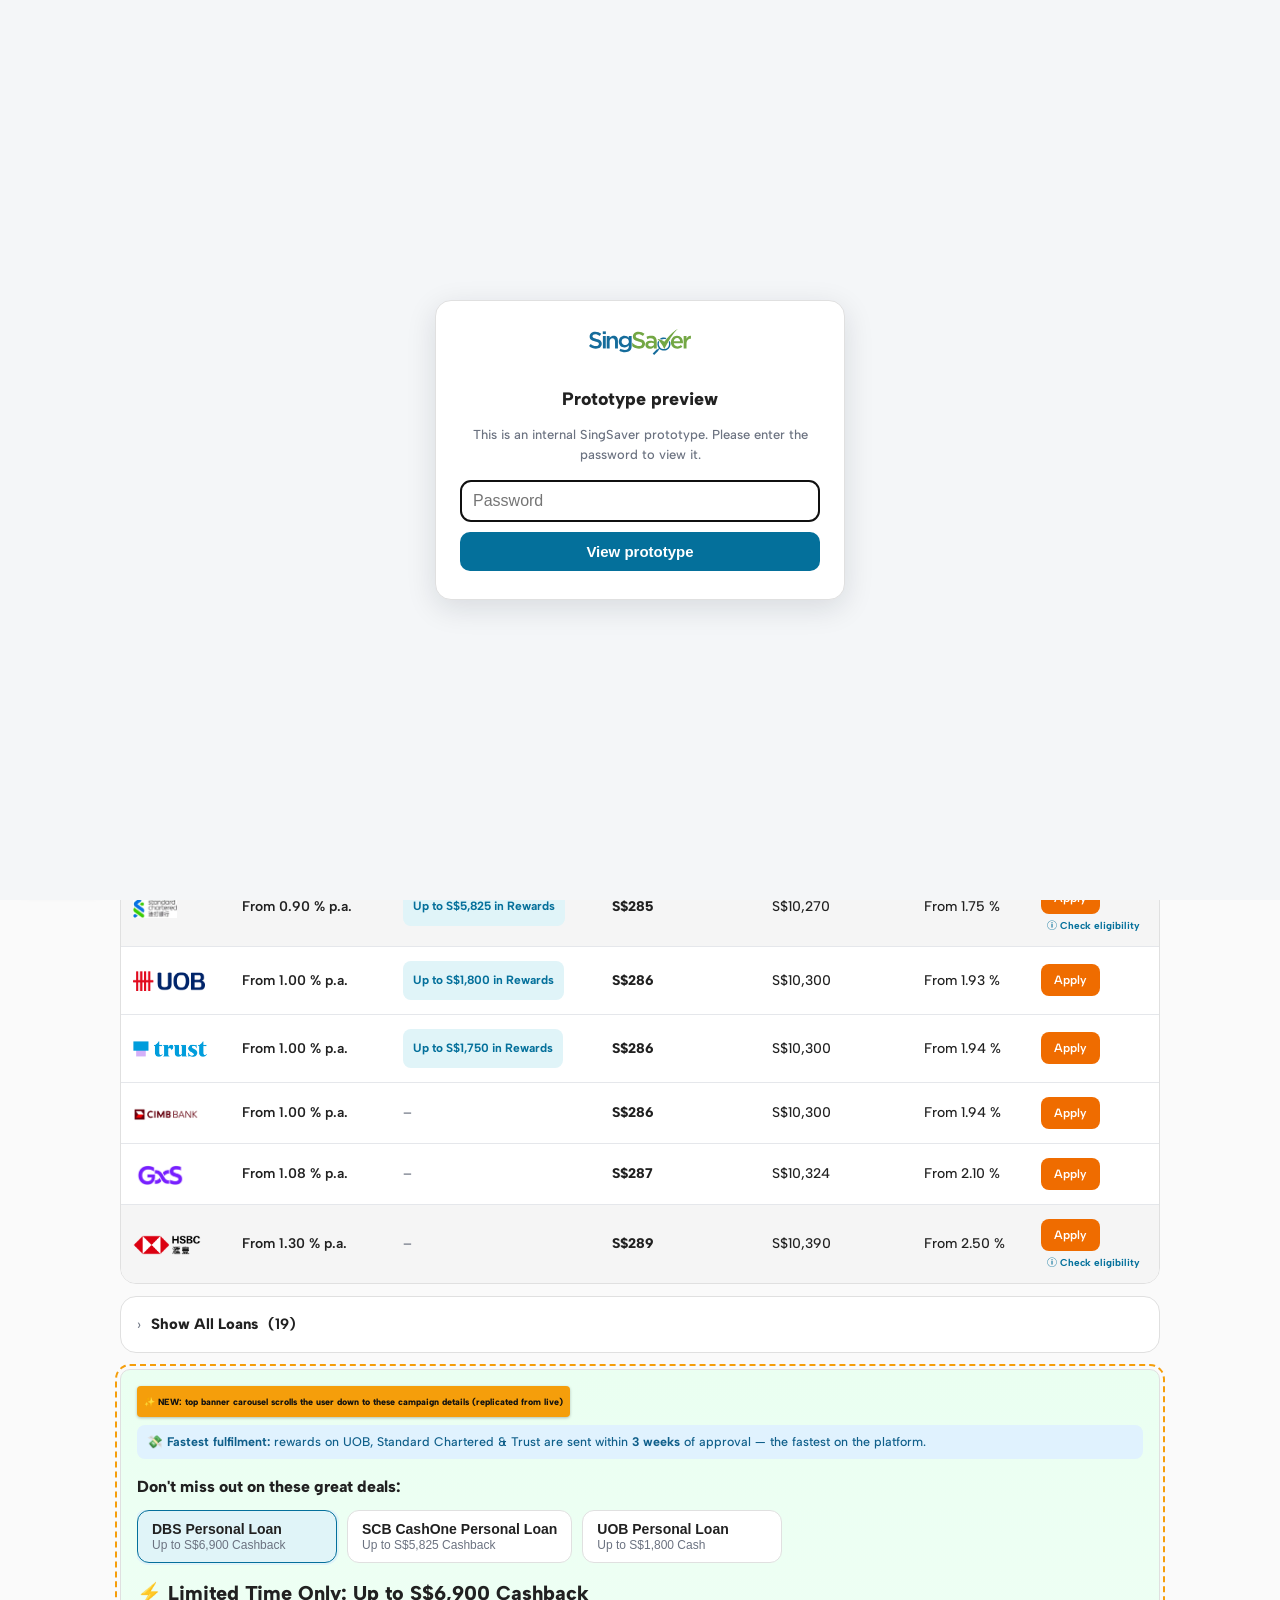
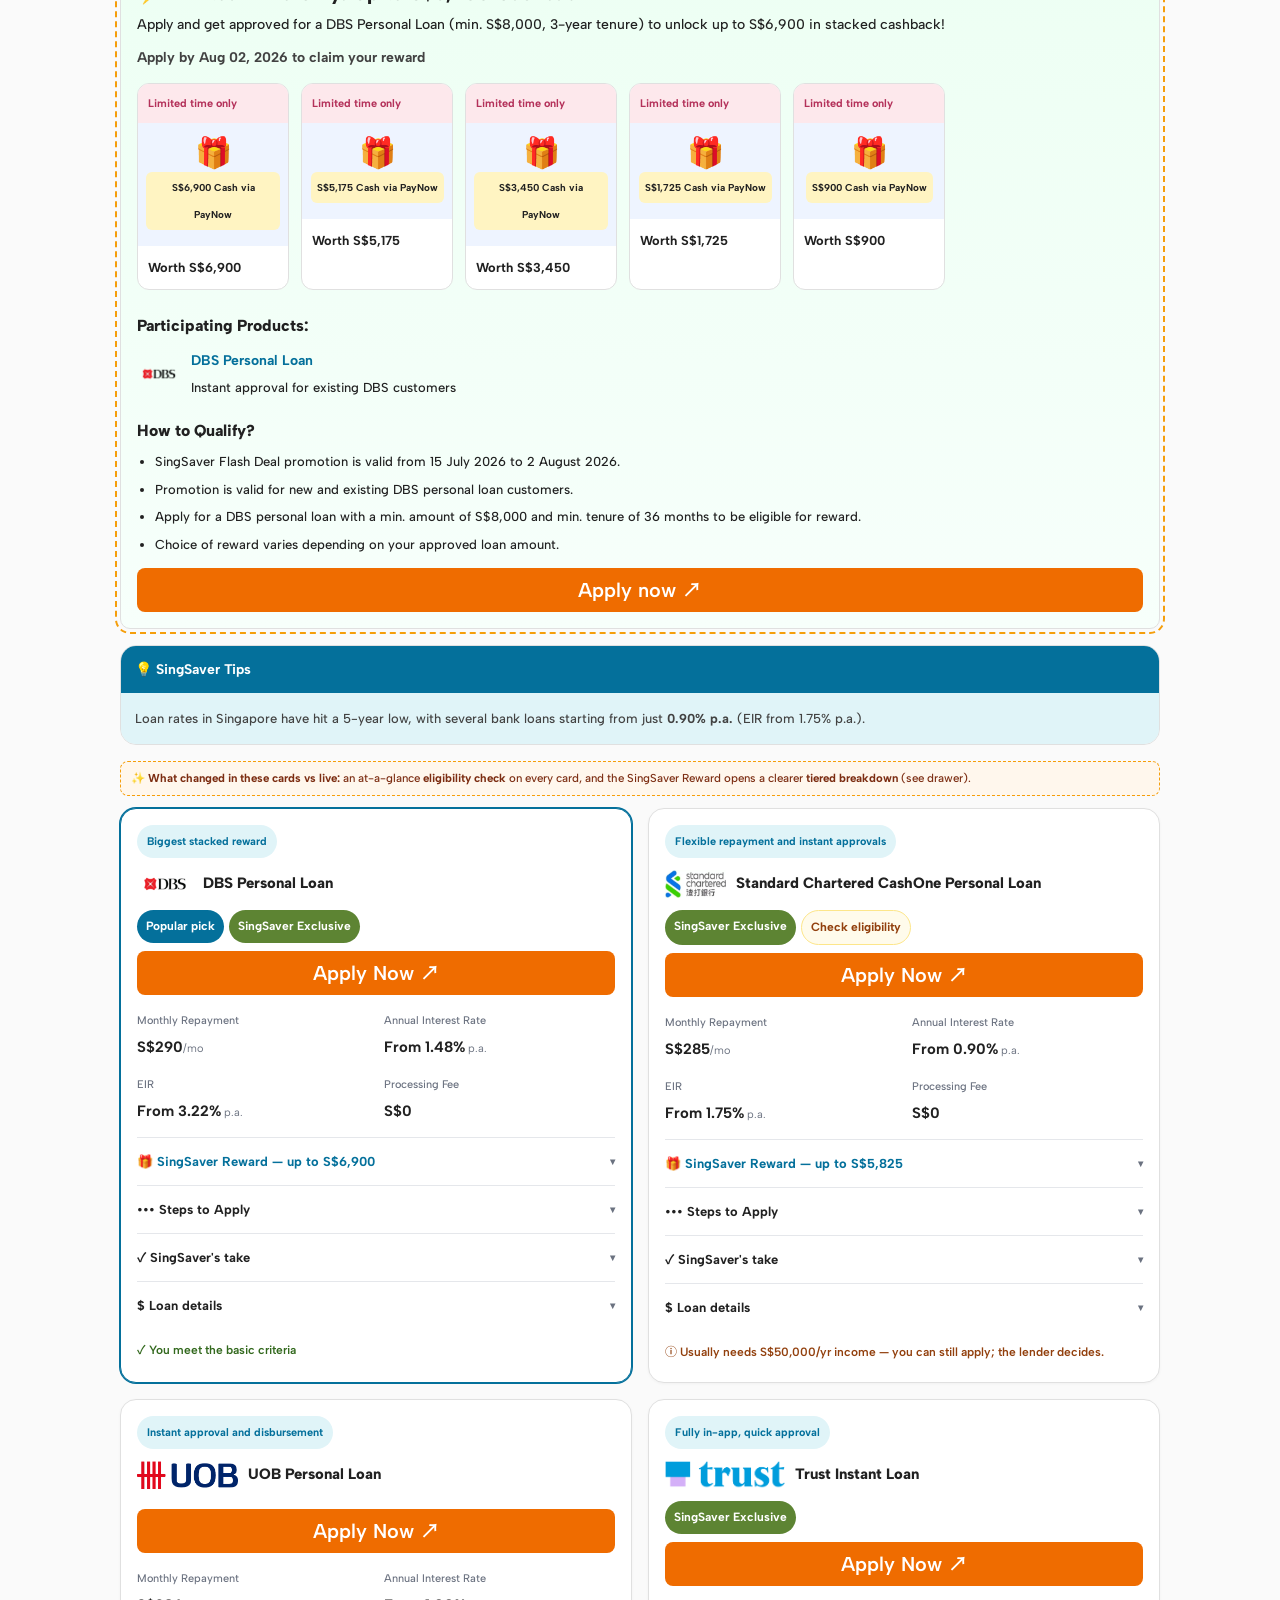
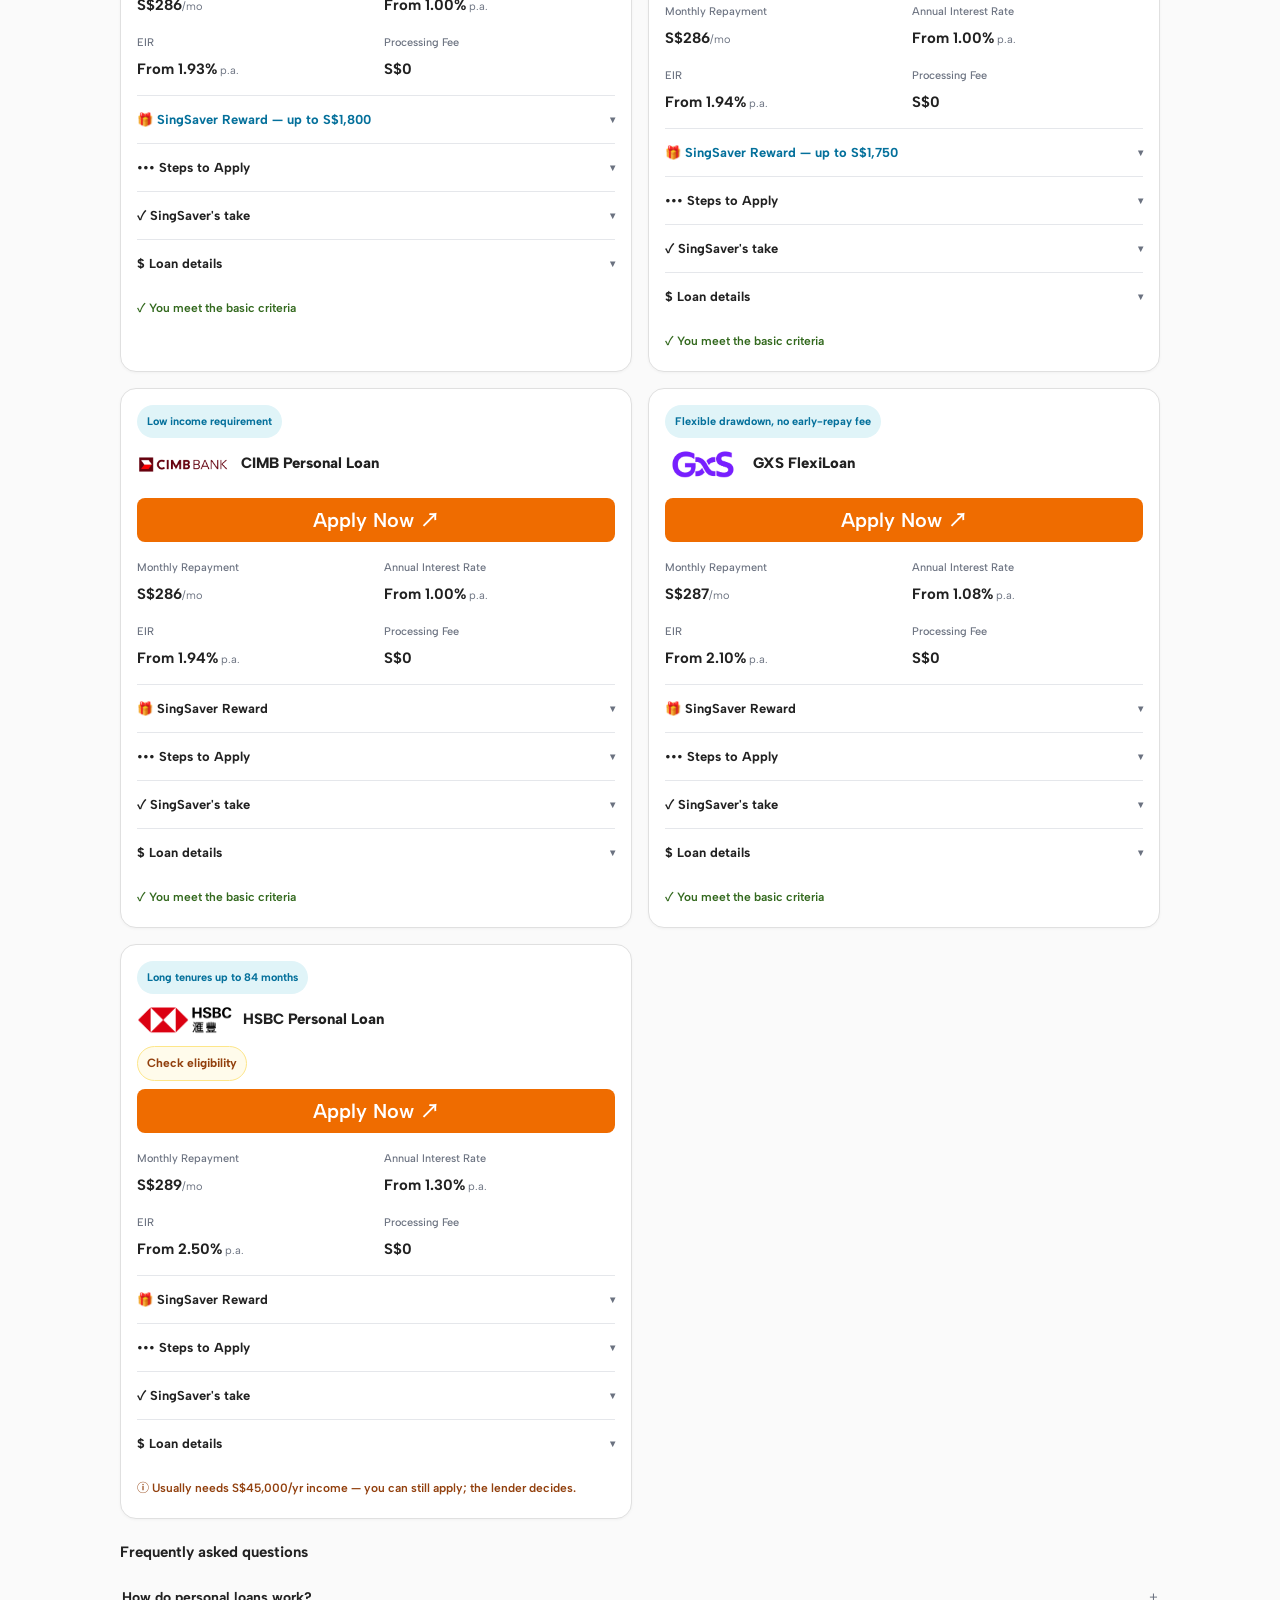
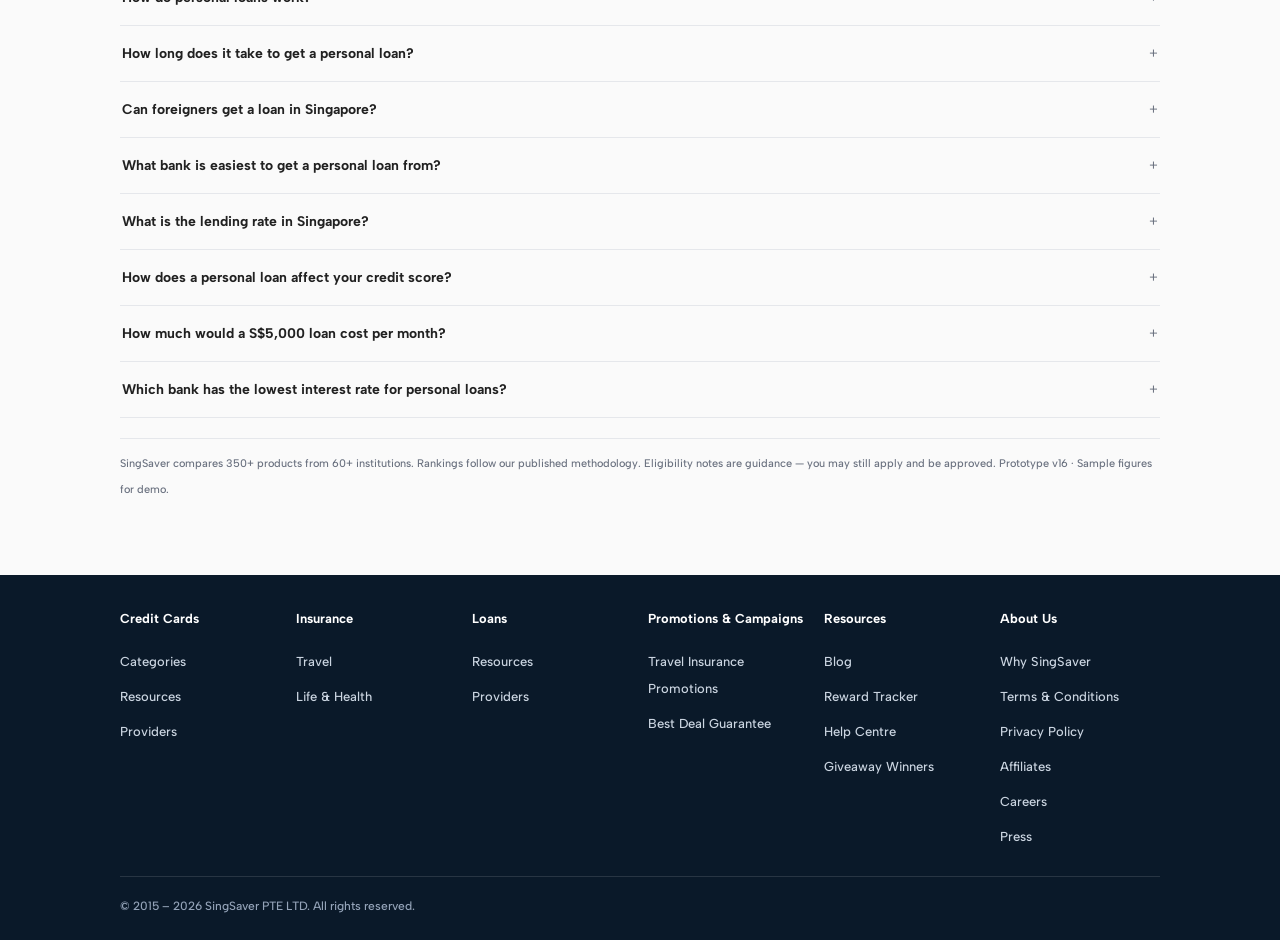
<file: index.html>
<!DOCTYPE html>
<html lang="en" class="brand-singsaver">
<head>
<meta charset="utf-8">
<meta name="viewport" content="width=device-width, initial-scale=1">
<title>SingSaver Personal Loans — prototype v16</title>
<link rel="stylesheet" href="assets/fonts.css">
<link rel="stylesheet" href="assets/tokens.css">
<link rel="stylesheet" href="assets/grid.css">
<link rel="stylesheet" href="assets/components/buttons.css">
<style>
  body { background: var(--fill-base); color: var(--text-primary); margin:0; }
  .vtag { background:#0f172a; color:#fff; font-size:11px; text-align:center; padding:4px; }
  /* Site header + nav (matches live) */
  .site { position:static; background:var(--fill-card); border-bottom:1px solid var(--borders-default); display:flex; align-items:center; gap:10px; padding:10px 14px; }
  .site__menu, .site__acct { border:0; background:none; font-size:20px; cursor:pointer; color:var(--text-primary); width:34px; height:34px; border-radius:8px; }
  .site__menu:hover, .site__acct:hover { background:var(--fill-primary-light); }
  .site__logo { height:22px; margin:0 auto; }
  .site__nav { background:var(--fill-card); border-bottom:1px solid var(--borders-soft); display:none; flex-direction:column; padding:4px 14px; }
  .site__nav a { padding:9px 0; font-size:14px; font-weight:600; color:var(--text-primary); text-decoration:none; border-bottom:1px solid var(--borders-soft); }
  .site__nav a:last-child { border-bottom:0; }
  .site__nav.open { display:flex; }
  .crumb { font-size:12px; color:var(--text-muted); margin:10px 0 8px; }
  /* In-prototype change annotations */
  /* Floating (absolute) so they never change the real layout */
  .ann { display:none; background:#f59e0b; color:#111; font-size:9px; font-weight:800; border-radius:4px; padding:2px 7px; white-space:nowrap; box-shadow:0 1px 3px rgba(0,0,0,.25); }
  body.annotate .x-new { position:relative; outline:2px dashed #f59e0b; outline-offset:3px; border-radius:10px; }
  body.annotate .ann { display:inline-block; position:absolute; top:-9px; right:8px; z-index:6; pointer-events:none; }
  /* in-flow annotation note (wraps, stays hidden when annotate is off) */
  body.annotate .ann--blk { position:static; display:inline-block; white-space:normal; max-width:100%; box-sizing:border-box; margin-bottom:8px; }
  @media(min-width:768px){ .site__menu{display:none} .site__nav{display:flex;flex-direction:row;gap:22px;justify-content:center} .site__nav a{border:0;padding:10px 0} .site__logo{margin:0} }
  /* floating change-highlight toggle (replaces the demo bar) */
  .fab { position:fixed; bottom:14px; left:14px; z-index:60; background:#0f172a; color:#fff; border:0; border-radius:999px; padding:8px 14px; font-size:12px; font-weight:700; cursor:pointer; box-shadow:0 4px 12px rgba(0,0,0,.3); }
  body.annotate .fab { background:#f59e0b; color:#111; }
  .removed-note { display:none; }
  body.annotate .removed-note { display:block; background:#fff7ed; border:2px dashed #f59e0b; border-radius:10px; padding:10px 12px; font-size:12px; line-height:1.5; color:#7c2d12; margin-bottom:var(--space-3); }
  /* active-sort caption + compact in-table eligibility note */
  .sortcap { font-size:12px; color:var(--text-muted); margin:0 0 var(--space-3); }
  .sortcap b { color:var(--text-primary); font-weight:700; }
  .tinfo { margin-left:5px; color:var(--warning-text,#8a5a00); font-weight:800; font-size:13px; cursor:help; vertical-align:middle; }
  .tinfo--no { display:block; margin:6px 0 0; font-size:10px; line-height:1.2; white-space:nowrap; text-align:center; color:var(--text-link); font-weight:700; cursor:help; }
  /* Friendly rewards drawer */
  .reward-hero { background:var(--fill-primary-light); border:1px solid var(--borders-default); border-radius:12px; padding:16px; text-align:center; margin-bottom:14px; }
  .reward-hero__amt { font-size:22px; font-weight:800; color:var(--success-dark,#1a6b2e); }
  .reward-hero__band { font-size:12px; color:var(--text-secondary); margin-top:6px; }
  .reward-more > summary { list-style:none; cursor:pointer; color:var(--text-link); font-weight:700; font-size:13px; padding:8px 0; }
  .reward-more > summary::-webkit-details-marker { display:none; }
  .reward-more > summary::after { content:" ▾"; } .reward-more[open] > summary::after { content:" ▴"; }
  .reward-tiers { display:flex; flex-direction:column; gap:3px; margin-top:6px; }
  .rt { display:flex; justify-content:space-between; gap:12px; padding:9px 10px; border-radius:8px; font-size:13px; }
  .rt__band { color:var(--text-secondary); } .rt__amt { font-weight:700; white-space:nowrap; }
  .rt--now { background:var(--success-bg); border:1px solid var(--success-border); } .rt--now .rt__amt { color:var(--success-dark,#1a6b2e); }
  .reward-note { font-size:11px; color:var(--text-muted); margin-top:12px; }
  .drawer-elig { background:var(--warning-bg); border:1px solid var(--warning-border); color:var(--warning-text,#8a5a00); font-size:12px; font-weight:600; border-radius:8px; padding:8px 10px; margin-bottom:12px; }
  .rt--head { font-weight:700; border-bottom:1px solid var(--borders-default); } .rt--head .rt__band, .rt--head .rt__amt { color:var(--text-primary); }
  /* friendlier product cards */
  .loan__flags { display:flex; gap:5px; flex-wrap:wrap; margin-bottom:8px; }
  .loan__tag2 { font-size:11px; color:var(--text-muted); margin-top:2px; }
  .featrow { display:flex; gap:6px; flex-wrap:wrap; margin:12px 0; }
  .featpill { background:var(--fill-primary-light); color:var(--text-link); font-size:11px; font-weight:600; border-radius:var(--r-pill); padding:3px 9px; }
  .rewardcta { display:block; width:100%; text-align:left; background:var(--success-bg); border:1px solid var(--success-border); color:var(--success-dark,#1a6b2e); font-weight:700; font-size:13px; border-radius:10px; padding:10px 12px; margin:12px 0; cursor:pointer; }
  /* v11: lighter reward line (no heavy filled block) */
  .rewardline { display:block; width:100%; text-align:left; background:transparent; border:0; border-top:1px dashed var(--border,#dcdfe4); border-bottom:1px dashed var(--border,#dcdfe4); color:var(--success-dark,#1a6b2e); font-weight:600; font-size:13px; padding:9px 2px; margin:12px 0; cursor:pointer; }
  .rewardline:hover { color:var(--text-link); }
  .norw { font-size:12px; color:var(--text-muted); border-top:1px dashed var(--border,#dcdfe4); border-bottom:1px dashed var(--border,#dcdfe4); padding:9px 2px; margin:12px 0; }
  /* v11: persona category grid in the Sort & Filter drawer */
  .catgrid { display:grid; grid-template-columns:1fr 1fr; gap:8px; }
  .catopt { display:flex; align-items:center; gap:6px; border:1px solid var(--border,#dcdfe4); border-radius:999px; padding:8px 12px; font-size:13px; cursor:pointer; }
  .catopt input { accent-color:var(--fill-primary); }
  .catopt:has(input:checked) { border-color:var(--fill-primary); background:var(--fill-primary-subtle,#eef4ff); font-weight:600; }
  .qf { margin:8px 0; } .qf__h { font-weight:700; font-size:13px; color:var(--text-link); margin-bottom:4px; }
  .wrap { max-width: 640px; margin: 0 auto; padding: var(--space-3) var(--space-4) var(--space-10); }

  /* Promo banner (live element) */
  .promo { background: linear-gradient(90deg, var(--fill-secondary,#5d8433), var(--fill-primary)); color:var(--text-on-dark); display:flex; gap:8px; align-items:flex-start; padding:10px 14px; border-radius:0; font-size:13px; }
  .promo b{font-weight:800} .promo a{color:var(--text-on-dark);text-decoration:underline;font-weight:700} .promo__x{margin-left:auto;cursor:pointer;background:none;border:0;color:#fff;font-size:15px}

  .logo { height: 22px; margin: var(--space-3) 0 var(--space-2); }
  .head h1 { font-size: 20px; line-height: 1.22; margin: 0 0 4px; }
  .head__meta { color: var(--text-muted); font-size: 12px; margin: 0 0 6px; }
  .intro { margin:0; }
  .intro > summary { list-style:none; cursor:pointer; color: var(--text-link); font-weight:600; font-size:13px; }
  .intro > summary::-webkit-details-marker { display:none; }
  .intro > summary::after { content:" ▾"; font-size:9px; } .intro[open] > summary::after { content:" ▴"; }
  .intro p { color: var(--text-secondary); font-size:13px; margin: 6px 0 0; }
  .trust-chip { display:inline-flex; align-items:center; gap:5px; font-size:12px; font-weight:600; color: var(--text-link); background: var(--fill-card); border:1px solid var(--borders-default); border-radius: var(--r-pill); padding: 5px 10px; margin-top: 10px; }

  .topreward { display:flex; align-items:center; gap:10px; flex-wrap:wrap; background: linear-gradient(90deg, var(--fill-secondary, #5d8433), var(--fill-primary)); color:var(--text-on-dark); border-radius: var(--r-card-inner); padding: 10px 14px; margin: var(--space-4) 0 var(--space-3); }
  .topreward__tag { background: rgba(255,255,255,.2); border-radius: var(--r-pill); font-size: 10px; font-weight: 700; padding: 3px 9px; text-transform: uppercase; letter-spacing:.05em; white-space:nowrap; }
  .topreward__txt { font-weight: 700; font-size: 14px; } .topreward__amt { font-weight: 800; }

  /* Quick summary + Fastest fulfilment + Tips (live elements) */
  .qsum > summary { list-style:none; cursor:pointer; font-weight:700; color:var(--text-primary); font-size:14px; padding:6px 0; }
  .qsum > summary::-webkit-details-marker{display:none} .qsum > summary::before{content:"＋ "} .qsum[open] > summary::before{content:"－ "}
  .qsum__body { font-size:13px; color:var(--text-secondary); padding-bottom:8px; }
  .promo-card { display:flex; gap:12px; align-items:center; border:1px solid var(--borders-default); border-radius: var(--r-card); background:var(--fill-card); padding: var(--space-3); margin: var(--space-3) 0; }
  .promo-card .ic{font-size:26px} .promo-card b{font-size:14px} .promo-card p{margin:2px 0 0;font-size:12px;color:var(--text-secondary)}
  /* v11: single top teaser banner → scrolls to the carousel */
  .promo-teaser { display:flex; align-items:center; gap:10px; width:100%; text-align:left; border:0; cursor:pointer; border-radius:12px; padding:11px 14px; margin:var(--space-3) 0; color:#fff; background:linear-gradient(90deg,#0a2540,#1f8fb0); font-size:13px; line-height:1.35; }
  .promo-teaser__icon { font-size:18px; }
  .promo-teaser__txt { flex:1; }
  .promo-teaser__cta { font-weight:800; text-decoration:underline; white-space:nowrap; }
  /* v12: top teaser is now a rotating carousel that scrolls to the detailed one */
  .teaser-carousel { border-radius:12px; padding:6px 6px 10px; margin:var(--space-3) 0; background:linear-gradient(90deg,#0a2540,#1f8fb0); }
  .tc__track { display:flex; overflow-x:auto; scroll-snap-type:x mandatory; -webkit-overflow-scrolling:touch; scrollbar-width:none; }
  .tc__track::-webkit-scrollbar { display:none; }
  .tc__slide { scroll-snap-align:center; flex:0 0 100%; box-sizing:border-box; display:flex; align-items:center; gap:10px; width:100%; text-align:left; border:0; background:transparent; cursor:pointer; color:#fff; font-size:13px; line-height:1.35; padding:8px 12px; }
  .tc__ic { font-size:18px; } .tc__tx { flex:1; } .tc__cta { font-weight:800; text-decoration:underline; white-space:nowrap; }
  .tc__dots { display:flex; gap:6px; justify-content:center; margin-top:6px; }
  .tc__dot { width:7px; height:7px; border-radius:50%; border:0; background:rgba(255,255,255,.4); cursor:pointer; padding:0; transition:width .2s; }
  .tc__dot.on { background:#fff; width:18px; border-radius:4px; }
  /* v12: fulfilment-speed edge */
  .badge--fast { background:#e0f2fe; color:#0f5f8a; }
  .tflag--fast { display:block; font-size:10px; font-weight:700; color:#0f5f8a; margin-top:4px; white-space:normal; }
  /* v12: inline "what changed vs live" notes (only in change-highlight mode) */
  .chg { display:none; }
  body.annotate .chg { display:block; background:#fff7ed; border:1px dashed #f59e0b; color:#7c2d12; font-size:11.5px; line-height:1.45; border-radius:8px; padding:8px 10px; margin:0 0 12px; }
  /* v11: consolidated promo carousel (below the table) */
  .promo-carousel { margin:var(--space-4) 0; }
  .pc__track { position:relative; display:flex; gap:12px; overflow-x:auto; scroll-snap-type:x mandatory; -webkit-overflow-scrolling:touch; scrollbar-width:none; padding:2px 2px 4px; }
  .pc__track::-webkit-scrollbar { display:none; }
  .pc__slide { scroll-snap-align:center; flex:0 0 86%; box-sizing:border-box; border:1px solid var(--borders-default); border-radius:var(--r-card); padding:16px 18px; background:var(--fill-card); }
  .pc__tag { display:inline-block; font-size:12px; font-weight:800; border-radius:999px; padding:3px 10px; margin-bottom:8px; }
  .pc__tag--reward { color:#1a6b2e; background:#dcfce7; } .pc__tag--fast { color:#0f5f8a; background:#e0f2fe; } .pc__tag--ltd { color:#8a5a00; background:#fef3c7; }
  .pc__title { font-size:17px; font-weight:800; margin:0 0 6px; color:var(--text-primary); }
  .pc__body { font-size:13px; color:var(--text-secondary); margin:0 0 12px; line-height:1.45; }
  .pc__nav { display:flex; align-items:center; justify-content:center; gap:14px; margin-top:10px; }
  .pc__arrow { border:1px solid var(--borders-default); background:var(--fill-card); width:32px; height:32px; border-radius:50%; cursor:pointer; font-size:16px; color:var(--text-primary); line-height:1; }
  .pc__dots { display:flex; gap:6px; align-items:center; }
  .pc__dot { width:8px; height:8px; border-radius:50%; border:0; background:var(--borders-default); cursor:pointer; padding:0; transition:width .2s; }
  .pc__dot.on { background:var(--fill-primary); width:20px; border-radius:5px; }
  /* v14: live-style campaign details block */
  .campaign { margin:var(--space-4) 0; background:linear-gradient(180deg,#eafff1,#f7fffb); border:1px solid var(--borders-default); border-radius:var(--r-card); padding:16px; }
  .camp__fast { font-size:12.5px; line-height:1.45; color:#0f5f8a; background:#e0f2fe; border-radius:8px; padding:8px 10px; margin-bottom:14px; }
  .camp__h { font-size:16px; font-weight:800; margin:0 0 10px; }
  .camp__tabs { display:flex; gap:10px; overflow-x:auto; scrollbar-width:none; padding-bottom:4px; margin-bottom:14px; }
  .camp__tabs::-webkit-scrollbar { display:none; }
  .camp__tab { flex:0 0 auto; text-align:left; border:1px solid var(--borders-default); background:var(--fill-card); border-radius:12px; padding:10px 14px; cursor:pointer; min-width:200px; }
  .camp__tab b { display:block; font-size:14px; color:var(--text-primary); } .camp__tab span { font-size:12px; color:var(--text-muted); }
  .camp__tab.on { border-color:var(--fill-primary); background:var(--fill-primary-light); box-shadow:0 0 0 2px var(--fill-primary-light); }
  .camp__title { font-size:20px; font-weight:800; margin:0 0 8px; line-height:1.25; }
  .camp__blurb { font-size:14px; color:var(--text-primary); margin:0 0 10px; line-height:1.5; }
  .camp__applyby { font-size:14px; font-weight:700; margin:0 0 12px; }
  .camp__tiers { display:flex; gap:12px; overflow-x:auto; scroll-snap-type:x mandatory; scrollbar-width:none; padding-bottom:6px; margin-bottom:16px; }
  .camp__tiers::-webkit-scrollbar { display:none; }
  .ct { scroll-snap-align:start; flex:0 0 40%; max-width:150px; border:1px solid var(--borders-default); border-radius:12px; overflow:hidden; background:var(--fill-card); }
  .ct__hd { background:#fde8ec; color:#b4315a; font-size:11px; font-weight:700; padding:6px 10px; white-space:nowrap; overflow:hidden; text-overflow:ellipsis; }
  .ct__img { background:#eef4ff; display:flex; flex-direction:column; align-items:center; justify-content:center; gap:6px; padding:16px 8px; text-align:center; }
  .ct__gift { font-size:30px; } .ct__cash { font-size:10px; font-weight:700; color:var(--text-primary); background:#fff4c2; border-radius:6px; padding:2px 6px; }
  .ct__ft { font-size:13px; font-weight:700; padding:8px 10px; }
  .camp__pp { font-size:16px; font-weight:800; margin:4px 0 8px; }
  .camp__prod { display:flex; align-items:center; gap:10px; margin-bottom:16px; }
  .camp__prod img { height:22px; } .camp__prodname { font-weight:700; color:var(--text-link); font-size:14px; } .camp__prodtag { font-size:13px; color:var(--text-primary); }
  .camp__q { font-size:16px; font-weight:800; margin:4px 0 8px; }
  .camp__qlist { margin:0; padding-left:18px; } .camp__qlist li { font-size:13px; line-height:1.5; margin-bottom:8px; }
  /* v14: FAQ + site footer (from live) */
  .faq { margin:var(--space-5) 0 var(--space-4); }
  .faq__item { border-bottom:1px solid var(--borders-soft); }
  .faq__item > summary { list-style:none; cursor:pointer; padding:14px 2px; font-weight:700; font-size:14px; display:flex; justify-content:space-between; gap:10px; }
  .faq__item > summary::-webkit-details-marker { display:none; }
  .faq__item > summary::after { content:"+"; color:var(--text-muted); font-weight:400; } .faq__item[open] > summary::after { content:"–"; }
  .faq__item p { margin:0 2px 14px; font-size:13px; line-height:1.55; color:var(--text-secondary); }
  .site-foot { background:#0a1929; color:#cbd5e1; padding:28px 16px 20px; margin-top:var(--space-5); }
  .site-foot__grid { max-width:1040px; margin:0 auto; display:grid; grid-template-columns:1fr 1fr; gap:22px 16px; }
  .site-foot__col h4 { font-size:13px; font-weight:700; color:#fff; margin:0 0 10px; }
  .site-foot__col a { display:block; font-size:13px; color:#cbd5e1; text-decoration:none; padding:4px 0; }
  .site-foot__col a:hover { color:#fff; }
  .site-foot__copy { max-width:1040px; margin:22px auto 0; border-top:1px solid rgba(255,255,255,.12); padding-top:16px; font-size:12px; color:#94a3b8; }
  @media (min-width:768px){ .ct { flex:0 0 150px; } .site-foot__grid { grid-template-columns:repeat(3,1fr); } }
  @media (min-width:1024px){ .site-foot__grid { grid-template-columns:repeat(6,1fr); } }
  /* v11: Show All Loans (brought back from live) */
  .showall { border:1px solid var(--borders-default); border-radius:var(--r-card); background:var(--fill-card); margin:var(--space-3) 0; }
  .showall > summary { list-style:none; cursor:pointer; padding:14px 16px; font-weight:800; font-size:15px; display:flex; align-items:center; gap:10px; }
  .showall > summary::-webkit-details-marker { display:none; }
  .showall__chev { display:inline-block; color:var(--text-muted); transition:transform .2s; font-weight:400; }
  .showall[open] .showall__chev { transform:rotate(90deg); }
  .showall__body { padding:0 16px 16px; }
  .showall__note { font-size:12px; color:var(--text-muted); margin:0 0 10px; }
  .showall__strip { display:flex; flex-wrap:wrap; gap:8px; }
  .showall__chip { border:1px solid var(--borders-default); border-radius:999px; padding:6px 12px; font-size:13px; font-weight:600; color:var(--text-primary); background:var(--fill-alternative-1); }
  @media (min-width:768px){ .pc__slide { flex:0 0 46%; } }
  .tips { border-radius: var(--r-card); overflow:hidden; border:1px solid var(--borders-default); margin: var(--space-4) 0; }
  .tips__h { background: var(--fill-primary); color:var(--text-on-dark); font-weight:700; padding:10px 14px; font-size:14px; }
  .tips__b { background: var(--fill-primary-light); padding:12px 14px; font-size:13px; color:var(--text-secondary); }

  .details { background: var(--fill-card); border:1px solid var(--borders-default); border-radius: var(--r-card-inner); margin-bottom: var(--space-3); }
  /* v13: after scrolling past the open box, collapse into this sticky summary bar */
  .stickybar { position:fixed; top:0; left:0; right:0; z-index:50; background:var(--fill-card); border-bottom:1px solid var(--borders-default); box-shadow:0 2px 10px rgba(15,23,42,.10); transform:translateY(-100%); transition:transform .22s ease; }
  .stickybar.show { transform:translateY(0); }
  .stickybar__in { max-width:1040px; margin:0 auto; display:flex; align-items:center; gap:12px; padding:9px 16px; }
  .stickybar__text { flex:1; min-width:0; }
  .stickybar__lbl { display:block; font-size:10px; font-weight:700; color:var(--text-muted); text-transform:uppercase; letter-spacing:.04em; }
  .stickybar__sum { display:block; font-weight:700; font-size:13px; color:var(--text-primary); }
  .stickybar__edit { color:var(--text-link); font-weight:700; font-size:13px; background:none; border:0; cursor:pointer; white-space:nowrap; }
  .details > summary { list-style:none; cursor:pointer; padding: 10px 14px; display:flex; align-items:center; justify-content:space-between; gap: 8px; }
  .details > summary::-webkit-details-marker { display:none; }
  .details__label { font-size:10px; color:var(--text-muted); text-transform:uppercase; letter-spacing:.04em; display:block; }
  .details__summary { font-weight:700; font-size:13px; }
  .details__edit { color: var(--text-link); font-weight:600; font-size:13px; white-space:nowrap; }
  .details__body { padding: 0 14px 14px; display:grid; grid-template-columns:1fr 1fr; gap: 12px; }
  .fld label { display:block; font-weight:600; font-size:12px; margin-bottom:4px; }
  .imoney, .iunit { display:flex; align-items:center; border:1px solid var(--borders-form-default); border-radius: var(--r-button); overflow:hidden; }
  .imoney span, .iunit span { padding: 0 8px; color:var(--text-muted); font-size:12px; font-weight:600; white-space:nowrap; }
  .imoney input, .iunit input { border:0; outline:0; width:100%; padding:8px 8px 8px 0; font:inherit; font-size:16px; font-weight:700; color:var(--text-primary); }
  .fld select { width:100%; padding: 8px; border:1px solid var(--borders-form-default); border-radius: var(--r-button); font:inherit; font-size:16px; background:var(--fill-card); color:var(--text-primary); }

  .subrow { display:flex; align-items:center; justify-content:space-between; gap:8px; margin-bottom: var(--space-2); flex-wrap:wrap; }
  .count { font-weight:700; font-size:14px; } .count span { color: var(--text-muted); font-weight:400; font-size:12px; }
  .sfbtn { display:inline-flex; align-items:center; gap:6px; border:1px solid var(--borders-form-default); background:var(--fill-card); border-radius: var(--r-button); padding:7px 14px; font:inherit; font-size:13px; font-weight:700; color:var(--text-primary); cursor:pointer; }
  .rewardtoggle { display:flex; align-items:center; gap:6px; margin-bottom: var(--space-3); }
  .rewardtoggle .lbl { font-size:12px; color:var(--text-muted); }
  .seg { display:inline-flex; border:1px solid var(--borders-form-default); border-radius: var(--r-pill); overflow:hidden; }
  .seg button { border:0; background:var(--fill-card); padding:5px 11px; font:inherit; font-size:12px; cursor:pointer; color:var(--text-secondary); }
  .seg button[aria-pressed=true] { background: var(--fill-primary); color:var(--text-on-dark); font-weight:700; }

  .section-h { font-size:15px; font-weight:700; margin: var(--space-4) 0 var(--space-1); }
  .section-hint { font-size:11px; color:var(--text-muted); margin: 0 0 var(--space-2); }

  .ptable-wrap { overflow-x:auto; border:1px solid var(--borders-default); border-radius: var(--r-card); background:var(--fill-card); }
  table.ptable { width:100%; border-collapse:collapse; font-size:14px; min-width: 620px; }
  .ptable th { text-align:left; background:var(--fill-alternative-1); color:var(--text-secondary); font-size:13px; font-weight:600; padding:12px 12px; border-bottom:1px solid var(--borders-soft); white-space:nowrap; }
  .ptable td { padding:14px 12px; border-bottom:1px solid var(--borders-soft); vertical-align:middle; white-space:nowrap; }
  .ptable tr:last-child td { border-bottom:0; }
  .ptable tbody tr { cursor:pointer; } .ptable tbody tr:hover td { background: var(--fill-primary-light); }
  .ptable tr.soft td { background:var(--fill-alternative-1); }
  .ptable th:first-child, .ptable td:first-child { position:sticky; left:0; background:var(--fill-card); z-index:1; } .ptable th:first-child { background:var(--fill-alternative-1); }
  .ptable tbody tr:hover td:first-child { background: var(--fill-primary-light); }
  .plogo { height:20px; max-width:74px; object-fit:contain; vertical-align:middle; }
  .pwm { font-weight:800; font-size:14px; }
  .rateplain { font-weight:600; }
  .rewardbox { display:inline-block; background: var(--fill-primary-light); color: var(--text-link); font-weight:700; border-radius:8px; padding:6px 10px; font-size:12px; }
  .monthly { font-weight:800; color:var(--text-primary); }
  .tflag { display:block; font-size:10px; color:var(--warning-text,#8a5a00); margin-top:3px; white-space:normal; }
  .tapply .mhg-btn { padding:0 12px; height:32px; font-size:12px; }
  .rewardlink { color:var(--text-link); font-weight:700; font-size:11px; text-decoration:underline; }

  .cards { display:flex; flex-direction:column; gap: var(--space-3); }
  .loan { border:1px solid var(--borders-default); border-radius: var(--r-card); background: var(--fill-card); padding: var(--space-4); box-shadow: var(--shadow-card); }
  .loan--best { border-color: var(--fill-primary); box-shadow: 0 0 0 1px var(--fill-primary); }
  .loan__tag { display:inline-block; background: var(--fill-primary-light); color: var(--text-link); font-size:11px; font-weight:700; border-radius: var(--r-pill); padding:3px 10px; margin-bottom: var(--space-3); }
  .loan__head { display:flex; align-items:center; gap:10px; margin-bottom: var(--space-3); }
  .plogo-lg { height:28px; } .loan__name { font-weight:800; font-size:15px; }
  .loan__badges { display:flex; gap:5px; flex-wrap:wrap; margin-bottom: var(--space-2); }
  .badge { font-size:12px; font-weight:700; border-radius: var(--r-pill); padding:3px 9px; }
  .badge--pop { background: var(--fill-primary); color:var(--text-on-dark); }
  .badge--excl { background: var(--fill-secondary, #5d8433); color:var(--text-on-dark); }
  .badge--warn { background: var(--warning-bg); color: var(--warning-text, #8a5a00); border:1px solid var(--warning-border); }
  .loan__grid2 { display:grid; grid-template-columns:1fr 1fr; gap:10px 16px; margin: var(--space-3) 0; }
  .g2 .l { font-size:11px; color:var(--text-muted); } .g2 .v { font-size:15px; font-weight:700; } .g2 .v small{font-weight:400;font-size:11px;color:var(--text-muted)}
  .acc { border-top:1px solid var(--borders-soft); }
  .acc > summary { list-style:none; cursor:pointer; padding:10px 0; display:flex; align-items:center; justify-content:space-between; font-weight:700; font-size:13px; }
  .acc > summary::-webkit-details-marker { display:none; }
  .acc > summary::after { content:"▾"; color:var(--text-muted); font-size:10px; } .acc[open] > summary::after { content:"▴"; }
  .acc--reward > summary { color: var(--text-link); }
  .acc__body { padding: 0 0 12px; font-size:12px; color:var(--text-secondary); }
  .pros li, .cons li { list-style:none; display:flex; gap:6px; margin-bottom:6px; }
  .pros li::before { content:"✅"; } .cons li::before { content:"⛔"; }
  .pros, .cons { padding:0; margin:0 0 8px; }
  .loan__elig { font-size:12px; font-weight:600; margin: var(--space-2) 0 0; }

  .empty { text-align:center; padding: var(--space-8) var(--space-4); color: var(--text-secondary); border:1px dashed var(--borders-default); border-radius: var(--r-card); }
  .prequal { margin-top: var(--space-5); background: linear-gradient(180deg, var(--fill-primary-light), var(--fill-card)); border:1px solid var(--borders-default); border-radius: var(--r-card); padding: var(--space-5); text-align:center; }
  .prequal h3 { margin:0 0 4px; } .prequal p { color: var(--text-secondary); margin:0 0 12px; font-size:13px; }
  .trust-foot { margin-top: var(--space-5); font-size:11px; color: var(--text-muted); border-top:1px solid var(--borders-soft); padding-top: 12px; }

  /* Drawers (shared) */
  .backdrop { position:fixed; inset:0; background:rgba(15,23,42,.5); display:none; z-index:50; } .backdrop.open{display:block}
  .drawer { position:fixed; left:0; right:0; bottom:0; max-height:90%; background:var(--fill-card); border-radius:20px 20px 0 0; z-index:51; transform:translateY(100%); transition:transform .25s ease; display:flex; flex-direction:column; }
  .drawer.open { transform:translateY(0); }
  .drawer__head { display:flex; align-items:center; justify-content:space-between; gap:8px; padding:16px; border-bottom:1px solid var(--borders-soft); }
  .drawer__head h3 { margin:0; font-size:16px; }
  .drawer__x { border:1px solid var(--borders-default); background:var(--fill-card); border-radius:8px; width:32px; height:32px; cursor:pointer; font-size:16px; }
  .drawer__body { overflow-y:auto; padding:16px; }
  .drawer__foot { display:flex; align-items:center; gap:10px; padding:14px 16px; border-top:1px solid var(--borders-soft); }
  .drawer__foot .nm { font-weight:700; font-size:13px; flex:1; }

  /* Sort & Filter drawer specifics */
  .sf__grp { margin-bottom:18px; } .sf__grp h4 { margin:0 0 8px; font-size:14px; }
  .opt { display:flex; align-items:center; gap:10px; padding:7px 0; cursor:pointer; font-size:14px; }
  .opt input { width:18px; height:18px; accent-color: var(--fill-primary); }
  .pop { background:var(--success-bg); color:var(--success-dark); font-size:9px; font-weight:800; border-radius:4px; padding:2px 6px; text-transform:uppercase; }
  .sf__reset { color:var(--text-link); font-weight:700; font-size:13px; background:none; border:0; cursor:pointer; padding:6px 0; }
  .sf__foot { display:flex; gap:12px; padding:14px 16px; border-top:1px solid var(--borders-soft); }
  .sf__foot .mhg-btn { flex:1; }

  /* Rewards drawer specifics */
  .drawer__lead { font-size:13px; color:var(--text-secondary); margin:0 0 12px; }
  .drawer__hero { background: var(--fill-primary-light); color: var(--text-link); font-weight:800; text-align:center; border-radius:10px; padding:12px; margin-bottom:14px; }
  .tier { padding:10px 0; border-bottom:1px dashed var(--borders-soft); }
  .tier--now { background: var(--success-bg); border:1px solid var(--success-border); border-radius:8px; padding:10px; }
  .tier__band { color: var(--text-link); font-weight:700; font-size:13px; } .tier__amt { font-size:13px; margin-top:2px; } .tier__amt b{color:var(--text-primary)}
  .tier__now { font-size:10px; font-weight:700; color:var(--success-dark,#1a6b2e); text-transform:uppercase; }

  @media (min-width: 768px){ .wrap{max-width:720px} .head h1{font-size:26px} .details__body{grid-template-columns:repeat(3,1fr)} }
  @media (min-width: 1280px){ .wrap{max-width:1040px} .head h1{font-size:30px} .details__body{grid-template-columns:repeat(5,1fr)} .cards{display:grid;grid-template-columns:1fr 1fr;gap:var(--space-4)} table.ptable{min-width:0}
    .drawer{left:0;right:0;top:50%;bottom:auto;margin:0 auto;width:520px;max-width:calc(100% - 48px);transform:translateY(-50%) scale(.96);border-radius:16px;max-height:82%;opacity:0;transition:opacity .2s,transform .2s} .drawer.open{transform:translateY(-50%) scale(1);opacity:1} }
  /* password gate (demo — client-side only) */
  .gate { position:fixed; inset:0; z-index:9999; background:var(--fill-page,#f4f6f8); display:flex; align-items:center; justify-content:center; padding:24px; }
  .gate[hidden] { display:none; }
  .gate__box { max-width:360px; width:100%; text-align:center; background:var(--fill-card,#fff); border:1px solid var(--borders-default); border-radius:16px; padding:28px 24px; box-shadow:0 8px 30px rgba(15,23,42,.12); }
  .gate__logo { height:26px; margin-bottom:16px; }
  .gate__h { font-size:18px; font-weight:800; margin:0 0 6px; }
  .gate__p { font-size:13px; color:var(--text-muted); margin:0 0 16px; line-height:1.5; }
  .gate form { display:flex; flex-direction:column; gap:10px; }
  .gate input { padding:11px 12px; border:1px solid var(--borders-form-default); border-radius:10px; font-size:16px; }
  .gate button { padding:11px 12px; border:0; border-radius:10px; background:var(--fill-primary); color:#fff; font-weight:700; font-size:15px; cursor:pointer; }
  .gate__err { color:#c0392b; font-size:12px; margin:10px 0 0; }
</style>
</head>
<body>
<!-- password gate (demo, client-side only) -->
<div id="gate" class="gate">
  <div class="gate__box">
    <img src="assets/singsaver-color.svg" alt="SingSaver" class="gate__logo">
    <h1 class="gate__h">Prototype preview</h1>
    <p class="gate__p">This is an internal SingSaver prototype. Please enter the password to view it.</p>
    <form id="gateForm">
      <input id="gatePw" type="password" placeholder="Password" autocomplete="off" autofocus>
      <button type="submit">View prototype</button>
    </form>
    <p id="gateErr" class="gate__err" hidden>Incorrect password — please try again.</p>
  </div>
</div>
<script>
  (function(){
    var KEY='ss-pl-proto-auth', PW='chc-moneyhero', g=document.getElementById('gate');
    if (sessionStorage.getItem(KEY)==='1') { g.hidden=true; }
    document.getElementById('gateForm').addEventListener('submit', function(e){
      e.preventDefault();
      if (document.getElementById('gatePw').value===PW) { sessionStorage.setItem(KEY,'1'); g.hidden=true; }
      else { document.getElementById('gateErr').hidden=false; }
    });
  })();
</script>
<button id="annToggle" class="fab">✨ changes</button>

<header class="site">
  <button class="site__menu" id="menuBtn" aria-label="Menu">☰</button>
  <img class="site__logo" src="assets/singsaver-color.svg" alt="SingSaver">
  <button class="site__acct" aria-label="Account">👤</button>
</header>
<nav class="site__nav" id="siteNav">
  <a href="#">Credit Cards</a><a href="#">Insurance</a><a href="#">Loans</a><a href="#">Banking</a><a href="#">Investments</a>
</nav>

<div class="wrap">

  <nav class="crumb">🏠 &nbsp;/&nbsp; Personal Loans &nbsp;/&nbsp; Best Personal Loans in Singapore July 2026</nav>
  <header class="head">
    <h1>Best Personal Loans in Singapore — July 2026</h1>
    <p class="head__meta">Updated 16 Jul 2026</p>
    <details class="intro"><summary>Read more</summary><p>We're here to help you navigate the world of personal loans and simplify your decision. Compare top offers with low interest rates, flexible repayment terms, and exclusive perks — and check which loans you qualify for before you apply.</p></details>
  </header>

  <details class="qsum"><summary>Quick Summary</summary><div class="qsum__body">Bank rates start from <b>0.90% p.a.</b> (EIR ~1.75%). Biggest SingSaver rewards this month: <b>DBS up to S$6,900</b>, <b>SCB up to S$5,825</b>. Fastest reward fulfilment (~3 weeks after approval) on UOB &amp; Standard Chartered CashOne.</div></details>

  <details class="details x-new" id="detailsBox" open>
    <summary><span><span class="details__label">Your details<span class="ann">✨ NEW: eligibility inputs</span></span><span class="details__summary" id="detailsSummary"></span></span><span class="details__edit">Edit ▾</span></summary>
    <div class="details__body">
      <div class="fld"><label for="amt">Loan amount</label><div class="imoney"><span>S$</span><input type="number" id="amt" inputmode="numeric" value="10000" min="1000" max="250000" step="500"></div></div>
      <div class="fld"><label for="tenure">Tenure (months)</label><div class="iunit"><input type="number" id="tenure" inputmode="numeric" value="36" min="6" max="84" step="1"><span>mths</span></div></div>
      <div class="fld"><label for="cit">Citizenship</label><select id="cit"><option value="citizen" selected>Singaporean / PR</option><option value="foreigner">Foreigner (work pass)</option></select></div>
      <div class="fld"><label for="inc">Monthly income</label><div class="imoney"><span>S$</span><input type="number" id="inc" inputmode="numeric" value="3500" min="0" step="100"></div></div>
    </div>
  </details>

  <!-- v13: sticky collapsed summary — appears once the open box scrolls away -->
  <div class="stickybar" id="stickyBar">
    <div class="stickybar__in">
      <div class="stickybar__text"><span class="stickybar__lbl">Your details</span><span class="stickybar__sum" id="stickySummary"></span></div>
      <button class="stickybar__edit" id="stickyEdit">Edit ▾</button>
    </div>
  </div>

  <!-- demo note: what we've changed vs the live page -->
  <div class="removed-note"><b>Removed / changed vs the live page:</b> persona filter tabs (→ moved into Sort &amp; Filter + on-page eligibility), the several stacked promo banners (top-reward + "Fastest Fulfilment" + "Limited Time" — → merged into <b>one carousel</b> that scrolls to the campaign details below), the "Flash Deal" duplicate section, and the sticky "Hot Pick" bottom banner. (FAQ, campaign details and the site footer are kept, as on live.) Toggle these notes with the "✨ changes" button.</div>

  <div class="teaser-carousel x-new" id="teaserCarousel">
    <span class="ann">✨ NEW: banners → one carousel</span>
    <div class="tc__track" id="tcTrack">
      <button class="tc__slide" data-goto-carousel><span class="tc__ic">💸</span><span class="tc__tx"><b>Fastest fulfilment</b> — your SingSaver reward in just 3 weeks, no extra steps</span><span class="tc__cta">See&nbsp;↓</span></button>
      <button class="tc__slide" data-goto-carousel><span class="tc__ic">💰</span><span class="tc__tx"><b>Limited time only</b> — up to S$5,825 cashback with SCB CashOne</span><span class="tc__cta">See&nbsp;↓</span></button>
      <button class="tc__slide" data-goto-carousel><span class="tc__ic">🎁</span><span class="tc__tx"><b>Top reward this month</b> — DBS up to S$6,900 in rewards</span><span class="tc__cta">See&nbsp;↓</span></button>
    </div>
    <div class="tc__dots" id="tcDots"></div>
  </div>

  <div class="subrow">
    <span class="count" id="count">Showing loans</span>
    <span class="x-new" style="display:inline-flex;align-items:center"><button class="sfbtn" id="sfOpen">⇅ Sort &amp; Filter</button><span class="ann">✨ NEW: sort + filter</span></span>
  </div>
  <p class="sortcap" id="sortCap"></p>

  <div id="tableResults"></div>

  <!-- Show All Loans — brought back from the live page -->
  <details class="showall">
    <summary><span class="showall__chev">›</span> Show All Loans <b>(19)</b></summary>
    <div class="showall__body">
      <p class="showall__note">The loans above are our top picks. SingSaver compares <b>19 personal-loan products</b> in total — the rest appear here (banks + MAS-licensed moneylenders):</p>
      <div class="showall__strip">
        <span class="showall__chip">Citibank</span><span class="showall__chip">POSB</span><span class="showall__chip">Maybank</span><span class="showall__chip">OCBC</span><span class="showall__chip">MariBank</span>
        <span class="showall__chip">Credible.sg</span><span class="showall__chip">Credit Trust</span><span class="showall__chip">Cash Direct</span><span class="showall__chip">MM Credit</span><span class="showall__chip">1-Money</span><span class="showall__chip">R2D Credit</span><span class="showall__chip">SGP Credit</span>
      </div>
      <p class="showall__note" style="margin-top:8px">Licensed moneylenders are listed separately from banks per MAS guidance.</p>
    </div>
  </details>

  <!-- consolidated promo carousel (was: separate top-reward + fulfilment + limited-time banners) -->
  <!-- v14: live-style campaign details — the top carousel scrolls here -->
  <section class="campaign x-new" id="promoCarousel">
    <span class="ann ann--blk">✨ NEW: top banner carousel scrolls the user down to these campaign details (replicated from live)</span>
    <div class="camp__fast">💸 <b>Fastest fulfilment:</b> rewards on UOB, Standard Chartered &amp; Trust are sent within <b>3 weeks</b> of approval — the fastest on the platform.</div>
    <div class="camp__h">Don't miss out on these great deals:</div>
    <div class="camp__tabs" id="campTabs"></div>
    <div class="camp__detail" id="campDetail"></div>
  </section>

  <div class="tips"><div class="tips__h">💡 SingSaver Tips</div><div class="tips__b">Loan rates in Singapore have hit a 5-year low, with several bank loans starting from just <b>0.90% p.a.</b> (EIR from 1.75% p.a.).</div></div>

  <div id="cardResults"></div>

  <!-- v14: FAQ (from live) -->
  <section class="faq">
    <div class="section-h">Frequently asked questions</div>
    <details class="faq__item"><summary>How do personal loans work?</summary><p>A personal loan provides you with a lump sum of money that you repay with interest over a set period.</p></details>
    <details class="faq__item"><summary>How long does it take to get a personal loan?</summary><p>Approval and disbursement timelines vary by lender, with some offering same-day or next-day processing while others require several days.</p></details>
    <details class="faq__item"><summary>Can foreigners get a loan in Singapore?</summary><p>Yes, foreigners can apply for personal loans in Singapore, but they may have to meet additional eligibility criteria.</p></details>
    <details class="faq__item"><summary>What bank is easiest to get a personal loan from?</summary><p>Different banks have varying requirements; generally S$20,000–30,000 minimum annual income is standard for citizens and PRs.</p></details>
    <details class="faq__item"><summary>What is the lending rate in Singapore?</summary><p>Average lending rates for personal loans can range from 2.5% to 10% p.a., but these are subject to individual assessment.</p></details>
    <details class="faq__item"><summary>How does a personal loan affect your credit score?</summary><p>Making timely repayments can improve your credit score, while late payments or defaulting on the loan can negatively impact it.</p></details>
    <details class="faq__item"><summary>How much would a S$5,000 loan cost per month?</summary><p>Monthly costs depend on interest rate and repayment period; use the loan calculator for accurate estimates.</p></details>
    <details class="faq__item"><summary>Which bank has the lowest interest rate for personal loans?</summary><p>Personal loan interest rates in Singapore vary depending on the bank, your income, credit score, and loan tenure.</p></details>
  </section>

  <p class="trust-foot">SingSaver compares 350+ products from 60+ institutions. Rankings follow our published methodology. Eligibility notes are guidance — you may still apply and be approved. Prototype v16 · Sample figures for demo.</p>
</div>

<!-- v14: site footer (from live) -->
<footer class="site-foot">
  <div class="site-foot__grid">
    <div class="site-foot__col"><h4>Credit Cards</h4><a href="#">Categories</a><a href="#">Resources</a><a href="#">Providers</a></div>
    <div class="site-foot__col"><h4>Insurance</h4><a href="#">Travel</a><a href="#">Life &amp; Health</a></div>
    <div class="site-foot__col"><h4>Loans</h4><a href="#">Resources</a><a href="#">Providers</a></div>
    <div class="site-foot__col"><h4>Promotions &amp; Campaigns</h4><a href="#">Travel Insurance Promotions</a><a href="#">Best Deal Guarantee</a></div>
    <div class="site-foot__col"><h4>Resources</h4><a href="#">Blog</a><a href="#">Reward Tracker</a><a href="#">Help Centre</a><a href="#">Giveaway Winners</a></div>
    <div class="site-foot__col"><h4>About Us</h4><a href="#">Why SingSaver</a><a href="#">Terms &amp; Conditions</a><a href="#">Privacy Policy</a><a href="#">Affiliates</a><a href="#">Careers</a><a href="#">Press</a></div>
  </div>
  <div class="site-foot__copy">© 2015 – 2026 SingSaver PTE LTD. All rights reserved.</div>
</footer>

<!-- Shared backdrop -->
<div class="backdrop" id="backdrop"></div>

<!-- Sort & Filter drawer -->
<aside class="drawer" id="sfDrawer" aria-hidden="true" aria-label="Sort and filter">
  <div class="drawer__head"><h3>Sort &amp; Filter</h3><button class="drawer__x" id="sfX" aria-label="Close">✕</button></div>
  <div class="drawer__body">
    <div class="sf__grp"><h4>Browse by category</h4>
      <div class="catgrid">
        <label class="catopt"><input type="radio" name="cat" value="all" checked> 🏦 All Loans</label>
        <label class="catopt"><input type="radio" name="cat" value="lowest-interest"> 📉 Lowest Interest</label>
        <label class="catopt"><input type="radio" name="cat" value="alternate"> 🤝 Alternate Lenders</label>
        <label class="catopt"><input type="radio" name="cat" value="exclusive"> 🔥 SingSaver Exclusive</label>
        <label class="catopt"><input type="radio" name="cat" value="balance-transfer"> 🔄 Balance Transfer</label>
        <label class="catopt"><input type="radio" name="cat" value="credit-line"> 💳 Credit Line</label>
        <label class="catopt"><input type="radio" name="cat" value="bad-credit"> 🌱 Bad Credit</label>
        <label class="catopt"><input type="radio" name="cat" value="foreigners"> 🌏 Foreigners</label>
        <label class="catopt"><input type="radio" name="cat" value="fast-cash"> ⚡ Fast Cash</label>
      </div>
    </div>
    <div class="sf__grp"><h4>Sort By</h4>
      <label class="opt"><input type="radio" name="sort" value="popular" checked> Popular</label>
      <label class="opt"><input type="radio" name="sort" value="monthly"> Lowest Monthly Payment</label>
      <label class="opt"><input type="radio" name="sort" value="total"> Lowest Total Cost of Loan</label>
      <label class="opt"><input type="radio" name="sort" value="rate"> Lowest Annual Interest Rate</label>
      <label class="opt"><input type="radio" name="sort" value="eir"> Lowest EIR</label>
      <label class="opt"><input type="radio" name="sort" value="reward"> Highest SingSaver Exclusive Offer</label>
    </div>
    <div class="sf__grp"><h4>Reward display</h4>
      <label class="opt"><input type="radio" name="rmode" value="max" checked> Show "up to" (max reward)</label>
      <label class="opt"><input type="radio" name="rmode" value="mine"> Show reward for my loan amount</label>
    </div>
    <div class="sf__grp"><h4>Loan Features</h4>
      <label class="opt"><input type="checkbox" name="feat" value="instant"> Instant Approval</label>
      <label class="opt"><input type="checkbox" name="feat" value="feewaiver"> Processing Fee Waiver</label>
      <label class="opt"><input type="checkbox" name="feat" value="zero"> 0% Interest Rate</label>
    </div>
    <div class="sf__grp"><h4>Bank</h4>
      <label class="opt"><input type="radio" name="bank" value="all" checked> All Banks</label>
      <label class="opt"><input type="radio" name="bank" value="UOB"> UOB <span class="pop">Popular</span></label>
      <label class="opt"><input type="radio" name="bank" value="Trust Bank"> Trust Bank <span class="pop">Popular</span></label>
      <label class="opt"><input type="radio" name="bank" value="HSBC"> HSBC</label>
      <label class="opt"><input type="radio" name="bank" value="DBS"> DBS</label>
      <label class="opt"><input type="radio" name="bank" value="GXS"> GXS</label>
      <label class="opt"><input type="radio" name="bank" value="Standard Chartered"> Standard Chartered</label>
      <label class="opt"><input type="radio" name="bank" value="CIMB"> CIMB</label>
      <button class="sf__reset" id="sfReset">Reset Filter</button>
      <p style="font-size:11px;color:var(--text-muted);margin:4px 0 0">+ 11 more lenders on the live site (moneylenders, Citibank, MariBank, Maybank, OCBC, POSB…)</p>
    </div>
    <div class="sf__grp"><h4>Other Loans</h4>
      <label class="opt"><input type="radio" name="ltype" value="all" checked> Personal Loan</label>
      <label class="opt"><input type="radio" name="ltype" value="debt"> Debt Consolidation Loan</label>
      <label class="opt"><input type="radio" name="ltype" value="car"> Car Loan</label>
    </div>
  </div>
  <div class="sf__foot"><button class="mhg-btn mhg-btn--outline" id="sfClear">Clear All</button><button class="mhg-btn mhg-btn--cta" id="sfApply">Apply</button></div>
</aside>

<!-- Rewards drawer -->
<aside class="drawer" id="rewardDrawer" aria-hidden="true" aria-label="Loan rewards">
  <div class="drawer__head"><h3 id="drawerTitle">Your Loan Rewards &amp; Provider Gifts</h3><button class="drawer__x" id="rewardX" aria-label="Close">✕</button></div>
  <div class="drawer__body" id="rewardBody"></div>
  <div class="drawer__foot" id="rewardFoot"></div>
</aside>

<script>
const GENERIC = {
  steps:["Tap Apply to go to the lender's site via SingSaver.","Complete the application and upload the required documents.","Get your outcome; the SingSaver reward is fulfilled after approval."],
  pros:["Low advertised rate for longer tenures.","Instant approval &amp; fast disbursement for existing customers.","No SingSaver claim form — reward paid after approval."],
  cons:["EIR excludes any first-year annual fee.","Early-repayment / late-payment fees may apply.","Actual rate depends on your credit profile."],
  docs:["No documents for Singaporeans/PRs via SingPass.","Foreigners: passport + Employment Pass + proof of address."]
};
const LOANS = [
  { name:"Standard Chartered", full:"Standard Chartered CashOne Personal Loan", tag:"Flexible repayment and instant approvals", logo:"assets/logos/standard-chartered.webp", rate:0.0090, eir:0.0175, fee:0, minIncome:50000, minAge:21, forEligible:true,  forMinIncome:60000, types:["personal","instant"],       rewardMax:5825, excl:true,  color:"#0473ea", take:"Lowest headline rate; fast disbursal, needs higher income." },
  { name:"UOB",                full:"UOB Personal Loan",                        tag:"Instant approval and disbursement",     logo:"assets/logos/uob.png", rate:0.0100, eir:0.0193, fee:0, minIncome:30000, minAge:21, forEligible:false, forMinIncome:0,     types:["personal","debt"],           rewardMax:1800, excl:false, color:"#d81f2a", take:"Strong all-rounder for Singaporeans/PRs." },
  { name:"Trust Bank",         full:"Trust Instant Loan",                       tag:"Fully in-app, quick approval",          logo:"assets/logos/trust.png", rate:0.0100, eir:0.0194, fee:0, minIncome:40000, minAge:21, forEligible:false, forMinIncome:0,     types:["personal","instant"],        rewardMax:1750, excl:true,  color:"#1a3aff", take:"Fully in-app for existing Trust customers." },
  { name:"CIMB",               full:"CIMB Personal Loan",                       tag:"Low income requirement",                logo:"assets/logos/cimb.png", rate:0.0100, eir:0.0194, fee:0, minIncome:24000, minAge:21, forEligible:true,  forMinIncome:24000, types:["personal","foreigner","debt"], rewardMax:1000, excl:false, color:"#7a1f2b", take:"Lowest income bar; foreigners eligible." },
  { name:"GXS",                full:"GXS FlexiLoan",                            tag:"Flexible drawdown, no early-repay fee", logo:"assets/logos/gxs.png", rate:0.0108, eir:0.0210, fee:0, minIncome:30000, minAge:21, forEligible:false, forMinIncome:0,     types:["personal","instant"],        rewardMax:900,  excl:false, color:"#6b2fd6", take:"Digital bank; draw only what you need." },
  { name:"HSBC",               full:"HSBC Personal Loan",                       tag:"Long tenures up to 84 months",          logo:"assets/logos/hsbc.webp", rate:0.0130, eir:0.0250, fee:0, minIncome:45000, minAge:21, forEligible:true,  forMinIncome:60000, types:["personal","debt"],           rewardMax:660,  excl:false, color:"#db0011", take:"Long tenures for lower monthly repayments." },
  { name:"DBS",                full:"DBS Personal Loan",                        tag:"Biggest stacked reward",                logo:"assets/logos/dbs.webp",  rate:0.0148, eir:0.0322, fee:0, minIncome:20000, minAge:21, forEligible:false, forMinIncome:0,     types:["personal","instant","debt"], rewardMax:6900, excl:true,  color:"#d0021b", take:"Biggest stacked reward; instant for existing DBS customers." },
];

const $ = id => document.getElementById(id);
const amt=$('amt'), inc=$('inc'), tenure=$('tenure'), cit=$('cit');
const tableResults=$('tableResults'), cardResults=$('cardResults'), count=$('count'), detailsSummary=$('detailsSummary');
const backdrop=$('backdrop'), sfDrawer=$('sfDrawer'), rewardDrawer=$('rewardDrawer'), rewardBody=$('rewardBody'), rewardFoot=$('rewardFoot');
// applied filter state
let state = { sort:'popular', feats:new Set(), bank:'all', ltype:'all', cat:'all' };
let rewardMode='max';

const sgd = n => "S$" + Math.round(n).toLocaleString('en-SG');
function realReward(l,a){ const t=a>=30000?1:a>=15000?0.7:a>=5000?0.45:0.25; return Math.round(l.rewardMax*t/50)*50; }
function eligibility(l, annualIncome, c){
  if (c==='foreigner'){ if(!l.forEligible) return {ok:false,msg:"May not be available to foreigners"}; if(annualIncome<l.forMinIncome) return {ok:false,msg:`Usually needs ${sgd(l.forMinIncome)}/yr income`}; return {ok:true}; }
  if (annualIncome<l.minIncome) return {ok:false,msg:`Usually needs ${sgd(l.minIncome)}/yr income`}; return {ok:true};
}
// persona categories with no product in the demo lineup (live-site categories only)
const CAT_NODATA = { 'balance-transfer':'Balance Transfer', 'credit-line':'Credit Line', 'bad-credit':'Bad Credit', 'alternate':'Alternate Lender' };
function matchesFilters(l){
  // persona category (mirrors the live filter tabs)
  switch(state.cat){
    case 'exclusive':  if(!l.excl) return false; break;
    case 'foreigners': if(!l.forEligible) return false; break;
    case 'fast-cash':  if(!l.types.includes('instant')) return false; break;
    case 'balance-transfer': case 'credit-line': case 'bad-credit': case 'alternate': return false;
    // 'all' and 'lowest-interest' don't narrow the list ('lowest-interest' just sorts by rate)
  }
  if (state.ltype==='car') return false;          // no car loans in demo lineup
  if (state.ltype!=='all' && !l.types.includes(state.ltype)) return false;
  if (state.bank!=='all' && l.name!==state.bank) return false;
  for (const f of state.feats){ if(f==='instant'&&!l.types.includes('instant')) return false; if(f==='feewaiver'&&l.fee!==0) return false; if(f==='zero'&&l.rate!==0) return false; }
  return true;
}
const BANDS=[[1000,4999,.25],[5000,9999,.45],[10000,19999,.7],[20000,49999,.85],[50000,119999,.95],[120000,Infinity,1]];
function tiers(l){ return BANDS.map(([lo,hi,f])=>({lo,hi,amt:Math.round(l.rewardMax*f/10)*10})); }
const nameCell = (l,cls,h) => l.logo ? `<img class="${cls}" style="height:${h}px" src="${l.logo}" alt="${l.name}">` : `<span class="${cls==='plogo'?'pwm':'loan__name'}" style="color:${l.color}">${l.name}</span>`;
// which loans carry a SingSaver reward, and what kind of gift (cash / cashback / points)
const REWARD = new Set(['Standard Chartered','UOB','Trust Bank','DBS']);
const GIFT = { 'Standard Chartered':{kind:'cashback',pct:1.61}, 'DBS':{kind:'cashback',pct:3}, 'UOB':{kind:'points'}, 'Trust Bank':{kind:'cash'} };
function hasReward(l){ return REWARD.has(l.name); }
// lenders where SingSaver fulfils the reward fastest (~3 weeks) — explained in the carousel's first slide
const FAST = new Set(['UOB','Standard Chartered','Trust Bank']);
function giftLabel(l, amt){ const g=GIFT[l.name]||{kind:'cash'}; if(g.kind==='cashback') return `${sgd(amt)} cash + ${g.pct}% cashback`; if(g.kind==='points') return `${sgd(amt)} cash, or points for a gift`; return `${sgd(amt)} cash via PayNow`; }
function featPills(l){ return [l.types.includes('instant')?'⚡ Instant approval':null, l.fee===0?'No processing fee':null, `Min income ${sgd(l.minIncome)}/yr`, 'Up to 5-yr tenure'].filter(Boolean); }

function compute(){
  const P=Math.max(1000, +amt.value||0), months=Math.max(1, +tenure.value||1), years=months/12, annualIncome=(+inc.value||0)*12, c=cit.value;
  let rows = LOANS.map((l,idx)=>({...l, idx})).filter(matchesFilters).map(l=>{ const ti=l.rate*P*years; return {...l, monthly:(P+ti)/months, total:P+ti, real:realReward(l,P), elig:eligibility(l,annualIncome,c)}; });
  const effSort = state.cat==='lowest-interest' ? 'rate' : state.sort;  // "Lowest Interest" category sorts by rate
  const cmp = { popular:(a,b)=>b.rewardMax-a.rewardMax, reward:(a,b)=>b.rewardMax-a.rewardMax, rate:(a,b)=>a.rate-b.rate, eir:(a,b)=>a.eir-b.eir, monthly:(a,b)=>a.monthly-b.monthly, total:(a,b)=>a.total-b.total }[effSort];
  rows.sort(cmp);
  return {rows, P, months};
}

function rewardCellTable(r){ return rewardMode==='max' ? `<span class="rewardbox">Up to ${sgd(r.rewardMax)} in Rewards</span>` : `<span class="rewardbox">${sgd(r.real)} for your loan</span>`; }
function rewardCardSummary(r){ return rewardMode==='max' ? `🎁 SingSaver Reward — up to ${sgd(r.rewardMax)}` : `🎁 SingSaver Reward — ${sgd(r.real)} for your loan amount`; }

function renderTable(rows){
  return `<div class="ptable-wrap"><table class="ptable">
    <thead><tr><th>Loan</th><th>Annual Interest Rate</th><th>SingSaver Exclusive Offer</th><th>Monthly Repayment</th><th>Total Cost of Loan</th><th>EIR</th><th></th></tr></thead>
    <tbody>${rows.map(r=>`<tr class="${!r.elig.ok?'soft':''}" data-idx="${r.idx}">
      <td>${nameCell(r,'plogo',20)}</td>
      <td class="rateplain">From ${(r.rate*100).toFixed(2)} % p.a.</td>
      <td>${hasReward(r)?rewardCellTable(r):`<span style="color:var(--text-muted)">–</span>`}</td>
      <td class="monthly">${sgd(r.monthly)}</td>
      <td>${sgd(r.total)}</td>
      <td>From ${(r.eir*100).toFixed(2)} %</td>
      <td class="tapply"><button class="mhg-btn mhg-btn--cta" data-apply="${r.idx}">Apply</button>${!r.elig.ok?`<span class="tinfo--no" title="${r.elig.msg}. You can still apply — the lender makes the final decision.">ⓘ Check eligibility</span>`:''}</td>
    </tr>`).join('')}</tbody></table></div>`;
}
function renderCards(rows, P){
  const bestIdx = rows.findIndex(r=>r.elig.ok);
  return `<div class="chg"><b>✨ What changed in these cards vs live:</b> an at-a-glance <b>eligibility check</b> on every card, and the SingSaver Reward opens a clearer <b>tiered breakdown</b> (see drawer).</div><div class="cards">${rows.map((r,i)=>`
    <div class="loan ${i===bestIdx?'loan--best':''}">
      <span class="loan__tag">${r.tag}</span>
      <div class="loan__head">${nameCell(r,'plogo-lg',28)}<span class="loan__name">${r.full}</span></div>
      <div class="loan__badges">
        ${i===bestIdx?'<span class="badge badge--pop">Popular pick</span>':''}
        ${r.excl?'<span class="badge badge--excl">SingSaver Exclusive</span>':''}
        ${!r.elig.ok?'<span class="badge badge--warn">Check eligibility</span>':''}
      </div>
      <button class="mhg-btn mhg-btn--cta mhg-btn--block" data-apply="${r.idx}">Apply Now ↗</button>
      <div class="loan__grid2 g2">
        <div><div class="l">Monthly Repayment</div><div class="v">${sgd(r.monthly)}<small>/mo</small></div></div>
        <div><div class="l">Annual Interest Rate</div><div class="v">From ${(r.rate*100).toFixed(2)}%<small> p.a.</small></div></div>
        <div><div class="l">EIR</div><div class="v">From ${(r.eir*100).toFixed(2)}%<small> p.a.</small></div></div>
        <div><div class="l">Processing Fee</div><div class="v">${r.fee?sgd(r.fee):'S$0'}</div></div>
      </div>
      ${hasReward(r)
        ? `<details class="acc acc--reward"><summary>${rewardCardSummary(r)}</summary><div class="acc__body">For a ${r.full} of ${sgd(P)}, you'll get <b>≈ ${sgd(r.real)}</b> via SingSaver at your amount. <a class="rewardlink" data-idx="${r.idx}" href="#">See all reward tiers ›</a></div></details>`
        : `<details class="acc"><summary>🎁 SingSaver Reward</summary><div class="acc__body">No SingSaver cash reward on this loan currently — you apply at the same advertised rate.</div></details>`}
      <details class="acc"><summary>••• Steps to Apply</summary><div class="acc__body"><ol style="padding-left:16px;margin:0">${GENERIC.steps.map(s=>`<li style="margin-bottom:6px">${s}</li>`).join('')}</ol></div></details>
      <details class="acc"><summary>✓ SingSaver's take</summary><div class="acc__body"><p style="margin:0 0 6px"><b>Our take:</b> ${r.take}</p><ul class="pros">${GENERIC.pros.map(p=>`<li>${p}</li>`).join('')}</ul><ul class="cons">${GENERIC.cons.map(c=>`<li>${c}</li>`).join('')}</ul></div></details>
      <details class="acc"><summary>$ Loan details</summary><div class="acc__body"><b>Eligibility</b><br>Min age ${r.minAge} · Min income ${sgd(r.minIncome)}/yr<br><br><b>Required documents</b><ul style="padding-left:16px;margin:6px 0 0">${GENERIC.docs.map(d=>`<li style="margin-bottom:4px">${d}</li>`).join('')}</ul></div></details>
      ${!r.elig.ok?`<div class="loan__elig" style="color:var(--warning-text,#8a5a00)">ⓘ ${r.elig.msg} — you can still apply; the lender decides.</div>`:'<div class="loan__elig" style="color:var(--success-dark,#1a6b2e)">✓ You meet the basic criteria</div>'}
    </div>`).join('')}</div>`;
}

function openReward(idx){
  const l=LOANS[idx], P=Math.max(1000,+amt.value||0), months=Math.max(1,+tenure.value||1), ts=tiers(l);
  const cur = ts.find(t=>P>=t.lo && P<=t.hi) || ts[0];
  const bandLabel = t => `${sgd(t.lo)}${t.hi===Infinity?'+':' – '+sgd(t.hi)}`;
  const elig = eligibility(l, (+inc.value||0)*12, cit.value);
  $('drawerTitle').textContent = 'Your Loan Rewards & Provider Gifts';
  rewardBody.innerHTML = `
    <div class="chg"><b>✨ Changed vs live:</b> your <b>actual reward for this loan is shown first</b>, tiered bands highlight <b>your band</b>, and non-cash gifts (points / cashback) are supported — the live site shows one flat figure.</div>
    ${!elig.ok?`<div class="drawer-elig">ⓘ ${elig.msg} — you can still apply; the lender decides.</div>`:''}
    <p class="drawer__lead">For a <b>${l.full}</b> of <b>${sgd(P)}</b> over <b>${months} months</b>, you'll get via SingSaver:</p>
    <div class="reward-hero">
      <div class="reward-hero__amt">🎁 ${giftLabel(l, cur.amt)}</div>
      <div class="reward-hero__band">Your ${sgd(P)} loan is in the ${bandLabel(cur)} band · up to ${sgd(l.rewardMax)} on larger loans</div>
    </div>
    <details class="reward-more"><summary>See gifts for other loan amounts</summary>
      <div class="reward-tiers">
        <div class="rt rt--head"><span class="rt__band">Loan amount</span><span class="rt__amt">Gift</span></div>
        ${ts.map(t=>`<div class="rt ${t===cur?'rt--now':''}"><span class="rt__band">${bandLabel(t)}${t===cur?' · your band':''}</span><span class="rt__amt">${giftLabel(l, t.amt)}</span></div>`).join('')}
      </div>
    </details>
    <p class="reward-note">Paid after approval — no claim form. Gifts vary by lender (cash, cashback, or points/products) and are illustrative for this demo; actual gifts follow the live campaign T&amp;Cs.</p>`;
  rewardFoot.innerHTML = `${l.logo?`<img src="${l.logo}" alt="${l.name}" style="height:22px">`:`<span class="loan__name" style="color:${l.color}">${l.name}</span>`}<span class="nm">${l.full}</span><button class="mhg-btn mhg-btn--cta">Apply Now ↗</button>`;
  openDrawer(rewardDrawer);
}
function openFacts(idx){
  const l=LOANS[idx];
  const elig = eligibility(l, (+inc.value||0)*12, cit.value);
  $('drawerTitle').textContent = `${l.name} — loan details`;
  rewardBody.innerHTML = `
    <div class="chg"><b>✨ Changed vs live:</b> loans without a SingSaver reward now open <b>clear product facts</b> instead of an empty reward panel.</div>
    ${!elig.ok?`<div class="drawer-elig">ⓘ ${elig.msg} — you can still apply; the lender decides.</div>`:''}
    <div class="featrow" style="margin:0 0 14px">${featPills(l).map(f=>`<span class="featpill">${f}</span>`).join('')}</div>
    <div class="qf__h">👍 Quick facts</div>
    <ul class="pros">${GENERIC.pros.map(p=>`<li>${p}</li>`).join('')}</ul>
    <div class="qf__h" style="margin-top:14px">Eligibility</div>
    <div class="reward-tiers">
      <div class="rt"><span class="rt__band">Minimum age</span><span class="rt__amt">${l.minAge} years</span></div>
      <div class="rt"><span class="rt__band">Min. annual income</span><span class="rt__amt">${sgd(l.minIncome)}</span></div>
    </div>
    <p class="reward-note">This loan has no SingSaver cash reward. Info shown is for reference only; actual rates depend on your credit profile and the provider's approval.</p>`;
  rewardFoot.innerHTML = `${l.logo?`<img src="${l.logo}" alt="${l.name}" style="height:22px">`:`<span class="loan__name" style="color:${l.color}">${l.name}</span>`}<span class="nm">${l.full}</span><button class="mhg-btn mhg-btn--cta">Apply Now ↗</button>`;
  openDrawer(rewardDrawer);
}
function openDrawer(d){ backdrop.classList.add('open'); d.classList.add('open'); d.setAttribute('aria-hidden','false'); }
function closeDrawers(){ backdrop.classList.remove('open'); [sfDrawer,rewardDrawer].forEach(d=>{d.classList.remove('open');d.setAttribute('aria-hidden','true');}); }

function render(){
  const {rows, P, months} = compute();
  const summaryTxt = `${sgd(P)} · ${months} mths · ${cit.options[cit.selectedIndex].text} · ${sgd(+inc.value||0)}/mo`;
  detailsSummary.textContent = summaryTxt;
  $('stickySummary').textContent = summaryTxt;
  const topReward = $('topReward');
  if (topReward){ const topR = rows.length ? [...rows].sort((a,b)=>b.rewardMax-a.rewardMax)[0] : null;
    topReward.innerHTML = topR ? `${topR.name} — up to <span class="topreward__amt">${sgd(topR.rewardMax)}</span> in rewards` : 'No offers match'; }
  const okCount = rows.filter(r=>r.elig.ok).length;
  count.innerHTML = `${rows.length} loan${rows.length!==1?'s':''} <span>· ${okCount} you likely qualify for</span>`;
  const SL={popular:'Popular',monthly:'Lowest monthly payment',total:'Lowest total cost',rate:'Lowest interest rate',eir:'Lowest EIR',reward:'Highest SingSaver reward'};
  const CL={'all':'','lowest-interest':'Lowest Interest','alternate':'Alternate Lenders','exclusive':'SingSaver Exclusive','balance-transfer':'Balance Transfer','credit-line':'Credit Line','bad-credit':'Bad Credit','foreigners':'Foreigners','fast-cash':'Fast Cash'};
  const nF=state.feats.size+(state.bank!=='all'?1:0)+(state.ltype!=='all'?1:0);
  const catSeg = state.cat!=='all' ? ` · category <b>${CL[state.cat]}</b>` : '';
  const sortName = state.cat==='lowest-interest' ? 'Lowest interest rate' : (SL[state.sort]||'Popular');
  $('sortCap').innerHTML = `Sorted by <b>${sortName}</b>${catSeg}${nF?` · ${nF} filter${nF>1?'s':''} applied`:''} · rewards shown as <b>${rewardMode==='max'?'the maximum ("up to")':'your loan amount'}</b>`;
  if (!rows.length){
    tableResults.innerHTML='';
    const catName=CAT_NODATA[state.cat];
    cardResults.innerHTML = catName
      ? `<div class="empty"><strong>“${catName}” loans aren't in this demo lineup.</strong><br>It's a live SingSaver category — this prototype only mocks a sample of personal-loan products. Pick <b>All Loans</b> in Sort &amp; Filter to see the sample.</div>`
      : `<div class="empty"><strong>No loans match those filters.</strong><br>Open Sort &amp; Filter and Clear All.</div>`;
    return;
  }
  tableResults.innerHTML = renderTable(rows);
  cardResults.innerHTML = renderCards(rows, P);
}

// inputs
[amt,inc,tenure].forEach(el=>el.addEventListener('input',render));
[cit].forEach(el=>el.addEventListener('change',render));
// (reward display moved into the Sort & Filter drawer)

// Sort & Filter drawer
function syncSF(){ // push applied state into the drawer controls
  sfDrawer.querySelectorAll('input[name=cat]').forEach(i=>i.checked = i.value===state.cat);
  sfDrawer.querySelectorAll('input[name=sort]').forEach(i=>i.checked = i.value===state.sort);
  sfDrawer.querySelectorAll('input[name=rmode]').forEach(i=>i.checked = i.value===rewardMode);
  sfDrawer.querySelectorAll('input[name=feat]').forEach(i=>i.checked = state.feats.has(i.value));
  sfDrawer.querySelectorAll('input[name=bank]').forEach(i=>i.checked = i.value===state.bank);
  sfDrawer.querySelectorAll('input[name=ltype]').forEach(i=>i.checked = i.value===state.ltype);
}
function readSF(){
  state.cat = sfDrawer.querySelector('input[name=cat]:checked').value;
  state.sort = sfDrawer.querySelector('input[name=sort]:checked').value;
  rewardMode = sfDrawer.querySelector('input[name=rmode]:checked').value;
  state.feats = new Set([...sfDrawer.querySelectorAll('input[name=feat]:checked')].map(i=>i.value));
  state.bank = sfDrawer.querySelector('input[name=bank]:checked').value;
  state.ltype = sfDrawer.querySelector('input[name=ltype]:checked').value;
}
$('sfOpen').addEventListener('click', ()=>{ syncSF(); openDrawer(sfDrawer); });
$('sfX').addEventListener('click', closeDrawers);
$('sfApply').addEventListener('click', ()=>{ readSF(); render(); closeDrawers(); });
function clearAll(){ sfDrawer.querySelector('input[name=cat][value=all]').checked=true; sfDrawer.querySelector('input[name=sort][value=popular]').checked=true; sfDrawer.querySelector('input[name=rmode][value=max]').checked=true; sfDrawer.querySelectorAll('input[name=feat]').forEach(i=>i.checked=false); sfDrawer.querySelector('input[name=bank][value=all]').checked=true; sfDrawer.querySelector('input[name=ltype][value=all]').checked=true; }
$('sfClear').addEventListener('click', clearAll);
$('sfReset').addEventListener('click', ()=>{ sfDrawer.querySelector('input[name=bank][value=all]').checked=true; });

// Rewards drawer triggers
tableResults.addEventListener('click', e=>{ if (e.target.closest('[data-apply]')) return; const tr=e.target.closest('tr[data-idx]'); if(tr){ const i=+tr.dataset.idx; hasReward(LOANS[i])?openReward(i):openFacts(i); } });
cardResults.addEventListener('click', e=>{ const a=e.target.closest('.rewardlink[data-idx]'); if(a){ e.preventDefault(); openReward(+a.dataset.idx); } });
$('rewardX').addEventListener('click', closeDrawers);
backdrop.addEventListener('click', closeDrawers);
document.addEventListener('keydown', e=>{ if(e.key==='Escape') closeDrawers(); });

// Site menu + change-highlight annotations
$('menuBtn').addEventListener('click', ()=> $('siteNav').classList.toggle('open'));
$('annToggle').addEventListener('click', ()=> document.body.classList.toggle('annotate'));
document.body.classList.add('annotate');  // change-highlights on by default

// v13: "Your details" is open at top; once it scrolls out of view, show the collapsed sticky summary bar
const stickyBar=$('stickyBar');
$('stickyEdit').addEventListener('click', ()=>{ detailsBox.open=true; window.scrollTo({top:0, behavior:'smooth'}); });
new IntersectionObserver(([e])=>{ stickyBar.classList.toggle('show', !e.isIntersecting && e.boundingClientRect.top < 0); }, {threshold:0}).observe(detailsBox);

// Top teaser carousel: rotates through offers; tapping a slide scrolls to the detailed carousel
const tcTrack=$('tcTrack'), tcDots=$('tcDots'), tcSlides=[...tcTrack.children];
tcDots.innerHTML = tcSlides.map((_,i)=>`<button class="tc__dot ${i===0?'on':''}" data-i="${i}" aria-label="Offer ${i+1}"></button>`).join('');
function tcActive(){ let best=0,bd=Infinity; tcSlides.forEach((s,i)=>{ const d=Math.abs(s.offsetLeft-tcTrack.scrollLeft); if(d<bd){bd=d;best=i;} }); return best; }
function tcGo(i){ i=(i+tcSlides.length)%tcSlides.length; tcTrack.scrollTo({left:tcSlides[i].offsetLeft, behavior:'smooth'}); }
let tcTimer;
function tcAuto(){ clearInterval(tcTimer); tcTimer=setInterval(()=>tcGo(tcActive()+1), 5000); }
tcDots.addEventListener('click', e=>{ const b=e.target.closest('[data-i]'); if(b){ tcGo(+b.dataset.i); tcAuto(); } });
tcTrack.addEventListener('scroll', ()=>{ const a=tcActive(); [...tcDots.children].forEach((d,i)=>d.classList.toggle('on', i===a)); }, {passive:true});
tcTrack.addEventListener('click', e=>{ if(e.target.closest('[data-goto-carousel]')) $('promoCarousel').scrollIntoView({behavior:'smooth', block:'center'}); });
$('teaserCarousel').addEventListener('mouseenter', ()=> clearInterval(tcTimer));
$('teaserCarousel').addEventListener('mouseleave', tcAuto);
tcAuto();
// Campaign details (below table) — replicates the live "Don't miss out on these great deals" block
const DEALS = [
  { name:'DBS Personal Loan', head:'Up to S$6,900 Cashback', logo:'assets/logos/dbs.webp', product:'DBS Personal Loan', ptag:'Instant approval for existing DBS customers',
    title:'Up to S$6,900 Cashback', blurb:'Apply and get approved for a DBS Personal Loan (min. S$8,000, 3-year tenure) to unlock up to S$6,900 in stacked cashback!', applyBy:'Aug 02, 2026',
    tiers:[6900,5175,3450,1725,900],
    qualify:['SingSaver Flash Deal promotion is valid from 15 July 2026 to 2 August 2026.','Promotion is valid for new and existing DBS personal loan customers.','Apply for a DBS personal loan with a min. amount of S$8,000 and min. tenure of 36 months to be eligible for reward.','Choice of reward varies depending on your approved loan amount.'] },
  { name:'SCB CashOne Personal Loan', head:'Up to S$5,825 Cashback', logo:'assets/logos/standard-chartered.webp', product:'Standard Chartered CashOne Personal Loan', ptag:'Instant disbursement with stackable rewards',
    title:'Up to S$5,825 Cashback', blurb:'Apply and get approved for a Standard Chartered CashOne Personal Loan (min. S$8,000, 3-year tenure) to unlock up to S$1,800 Cash, plus 1.61% cashback on your approved loan amount (up to S$4,025)!', applyBy:'Aug 02, 2026',
    tiers:[5825,3732,2688,1800,1000],
    qualify:['SingSaver Exclusive Offer promotion runs from 15 July 2026 to 2 August 2026.','Promotion is valid for new and existing Standard Chartered personal loan customers.','Apply and get approved for a Standard Chartered CashOne personal loan with a min. amount of S$8,000 and min. tenure of 3 years to be eligible for reward.','Promotion is stackable with the welcome offer from Standard Chartered (additional T&Cs apply).'] },
  { name:'UOB Personal Loan', head:'Up to S$1,800 Cash', logo:'assets/logos/uob.png', product:'UOB Personal Loan', ptag:'Instant approval and disbursement',
    title:'Up to S$1,800 Cash', blurb:'Apply and get approved for a UOB Personal Loan (min. S$8,000, 1-year tenure) to unlock up to S$1,800 in cashback!', applyBy:'Aug 02, 2026',
    tiers:[1800,1400,1000,700],
    qualify:['SingSaver Flash Deal promotion is valid from 15 July 2026 to 2 August 2026.','Promotion is valid for new and existing UOB personal loan customers.','Apply for a UOB personal loan with a min. amount of S$8,000 and min. tenure of 12 months to be eligible for reward.','Choice of reward varies depending on your approved loan amount.'] },
];
const campTabs=$('campTabs'), campDetail=$('campDetail');
campTabs.innerHTML = DEALS.map((d,i)=>`<button class="camp__tab ${i===0?'on':''}" data-deal="${i}"><b>${d.name}</b><span>${d.head}</span></button>`).join('');
function renderDeal(i){
  const d=DEALS[i];
  campDetail.innerHTML = `
    <div class="camp__title">⚡ Limited Time Only: ${d.title}</div>
    <p class="camp__blurb">${d.blurb}</p>
    <p class="camp__applyby">Apply by <b>${d.applyBy}</b> to claim your reward</p>
    <div class="camp__tiers">${d.tiers.map(t=>`<div class="ct"><div class="ct__hd">Limited time only</div><div class="ct__img"><span class="ct__gift">🎁</span><span class="ct__cash">S$${t.toLocaleString('en-SG')} Cash via PayNow</span></div><div class="ct__ft">Worth S$${t.toLocaleString('en-SG')}</div></div>`).join('')}</div>
    <div class="camp__pp">Participating Products:</div>
    <div class="camp__prod"><img src="${d.logo}" alt="${d.product}"><div><div class="camp__prodname">${d.product}</div><div class="camp__prodtag">${d.ptag}</div></div></div>
    <div class="camp__q">How to Qualify?</div>
    <ul class="camp__qlist">${d.qualify.map(q=>`<li>${q}</li>`).join('')}</ul>
    <button class="mhg-btn mhg-btn--cta mhg-btn--block" data-scroll-cards style="margin-top:14px">Apply now ↗</button>`;
}
campTabs.addEventListener('click', e=>{ const b=e.target.closest('[data-deal]'); if(!b) return; [...campTabs.children].forEach(t=>t.classList.remove('on')); b.classList.add('on'); renderDeal(+b.dataset.deal); });
renderDeal(0);
// CTAs (campaign + teaser) jump to the detailed cards
document.addEventListener('click', e=>{ if(e.target.closest('[data-scroll-cards]')) $('cardResults').scrollIntoView({behavior:'smooth', block:'start'}); });

render();
</script>
</body>
</html>
</file>
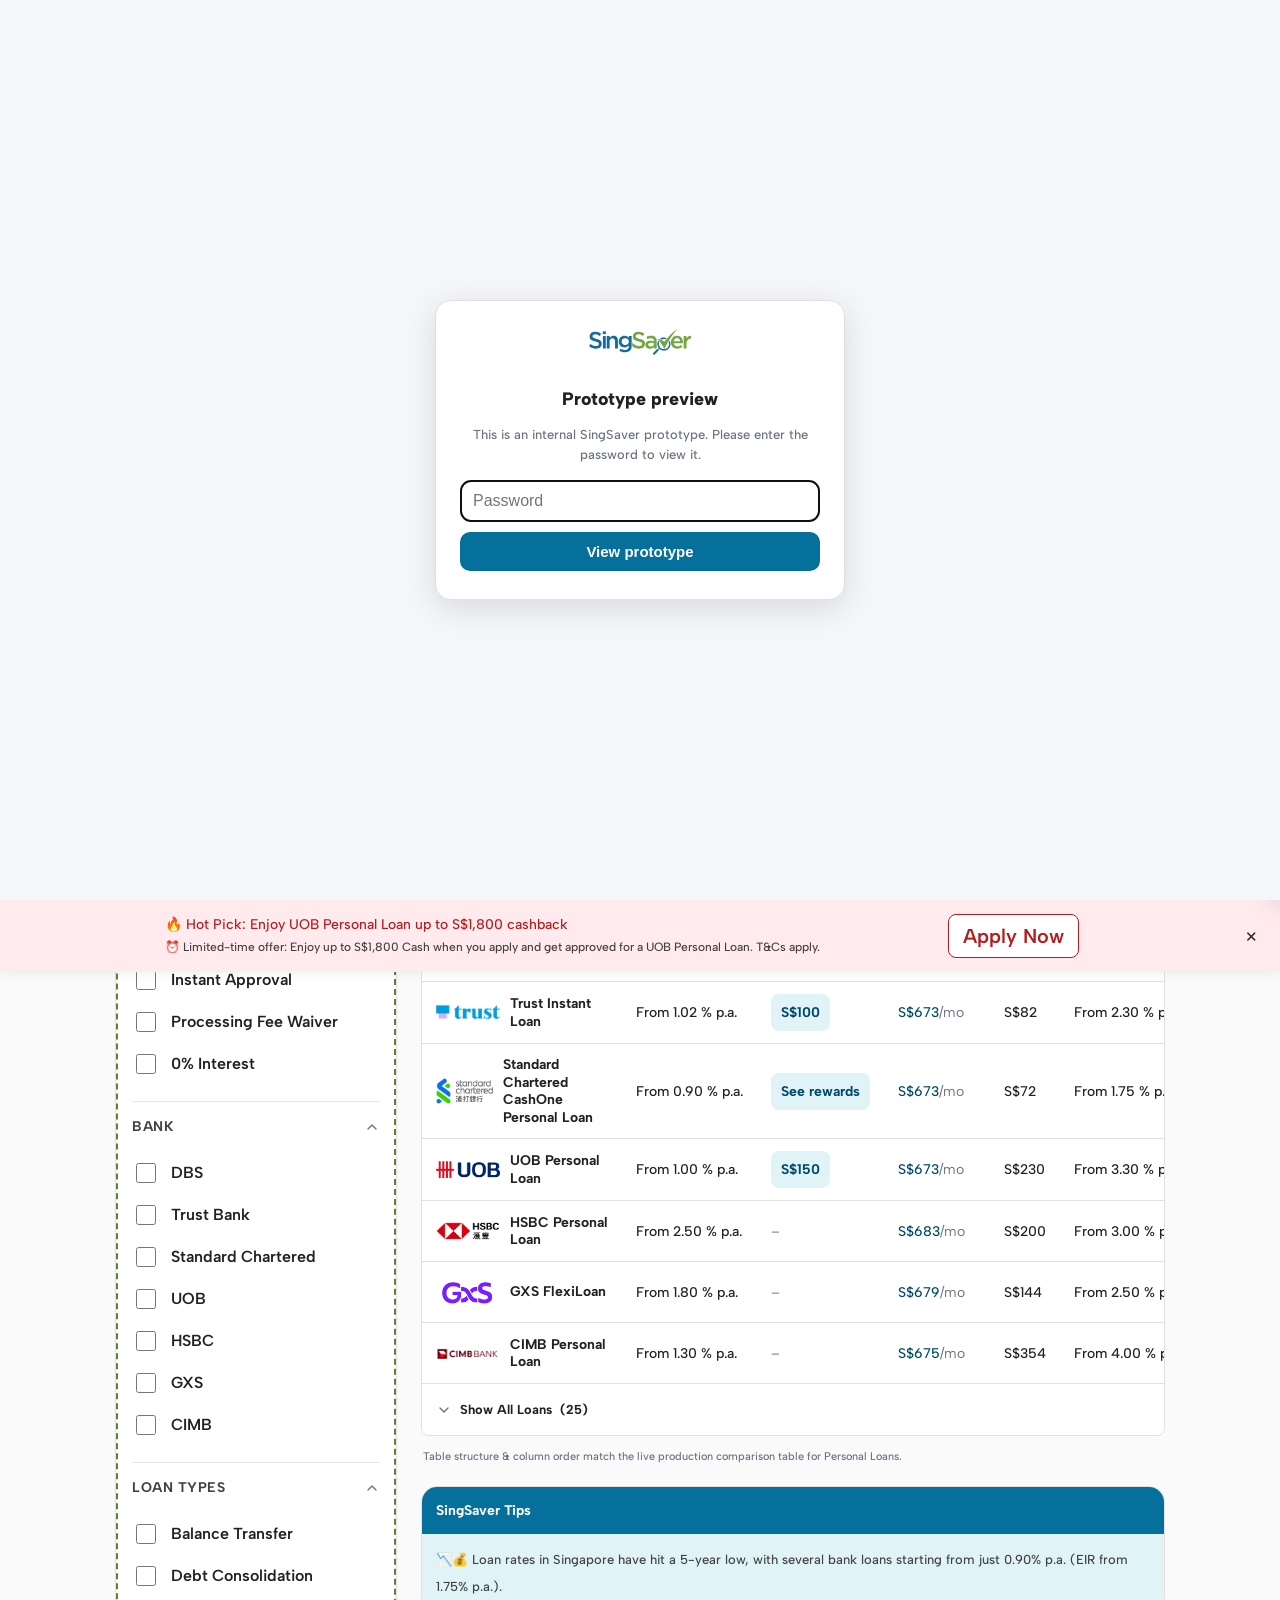
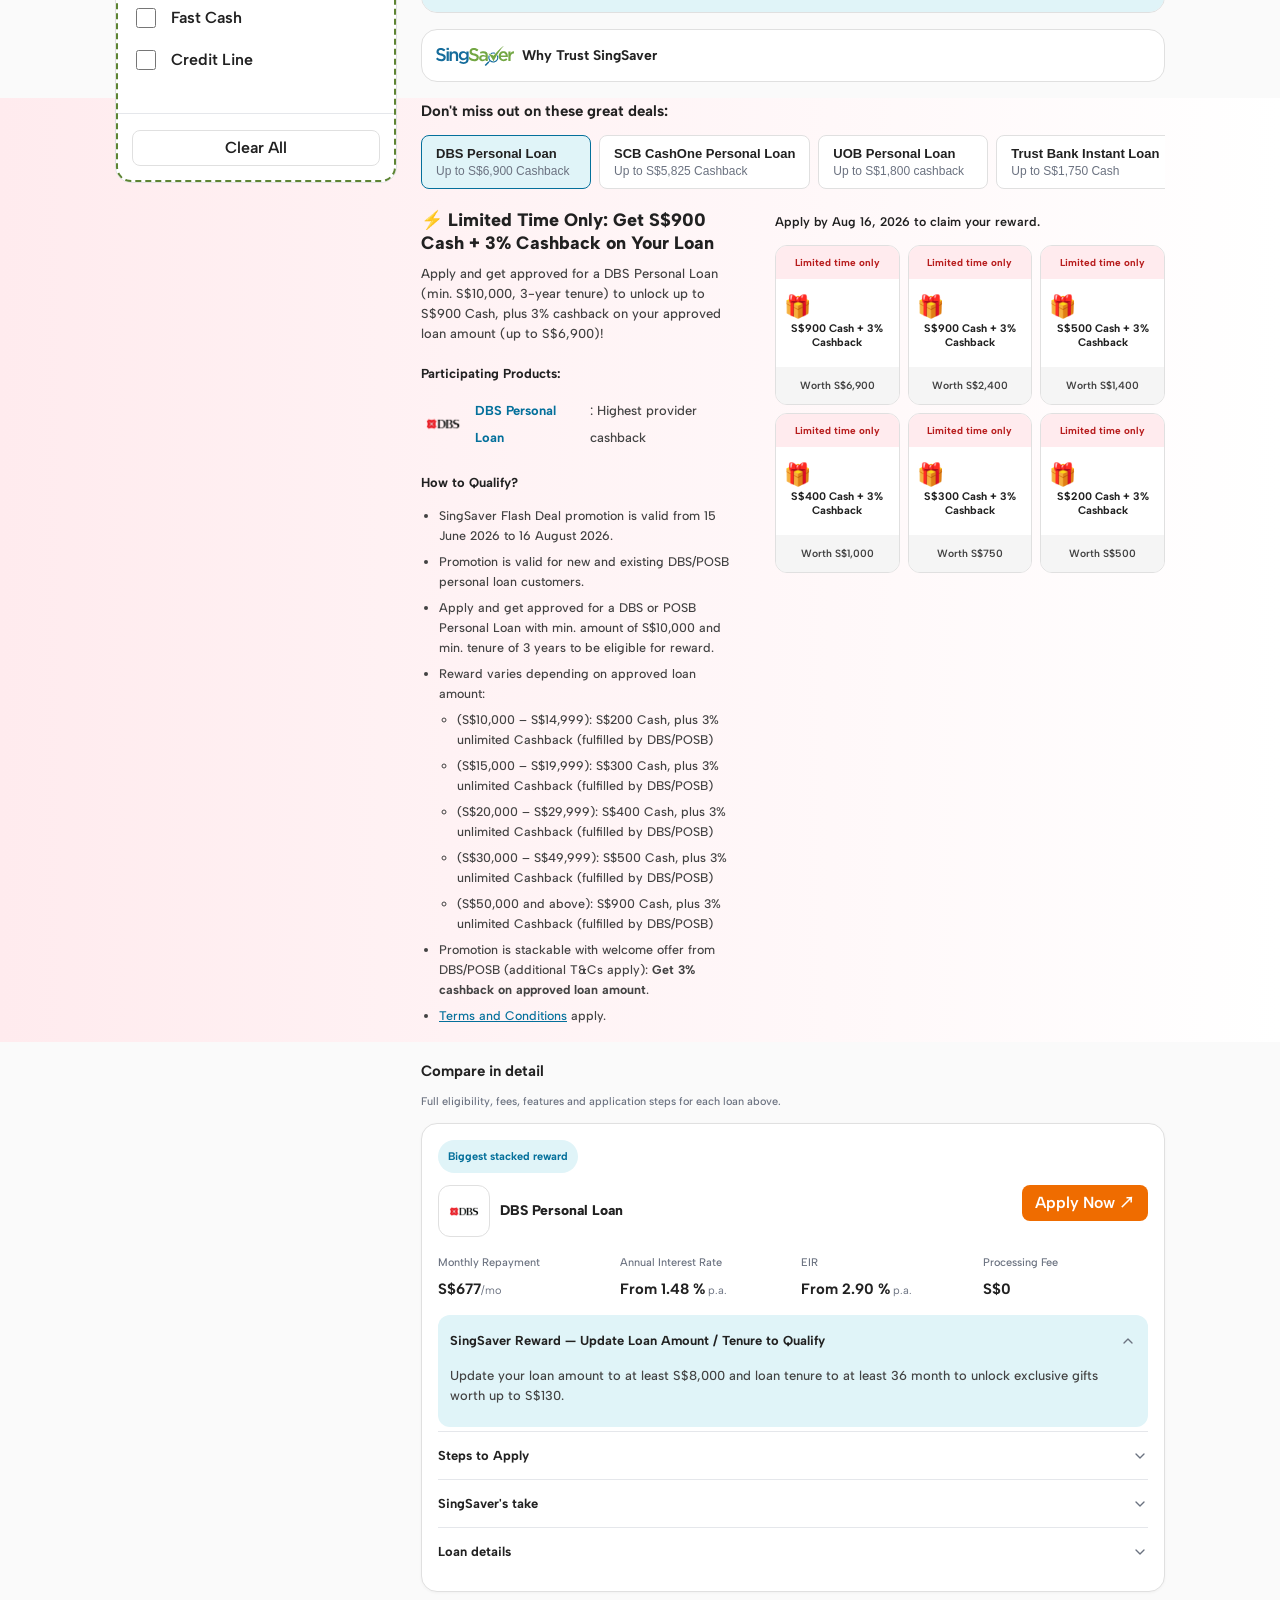
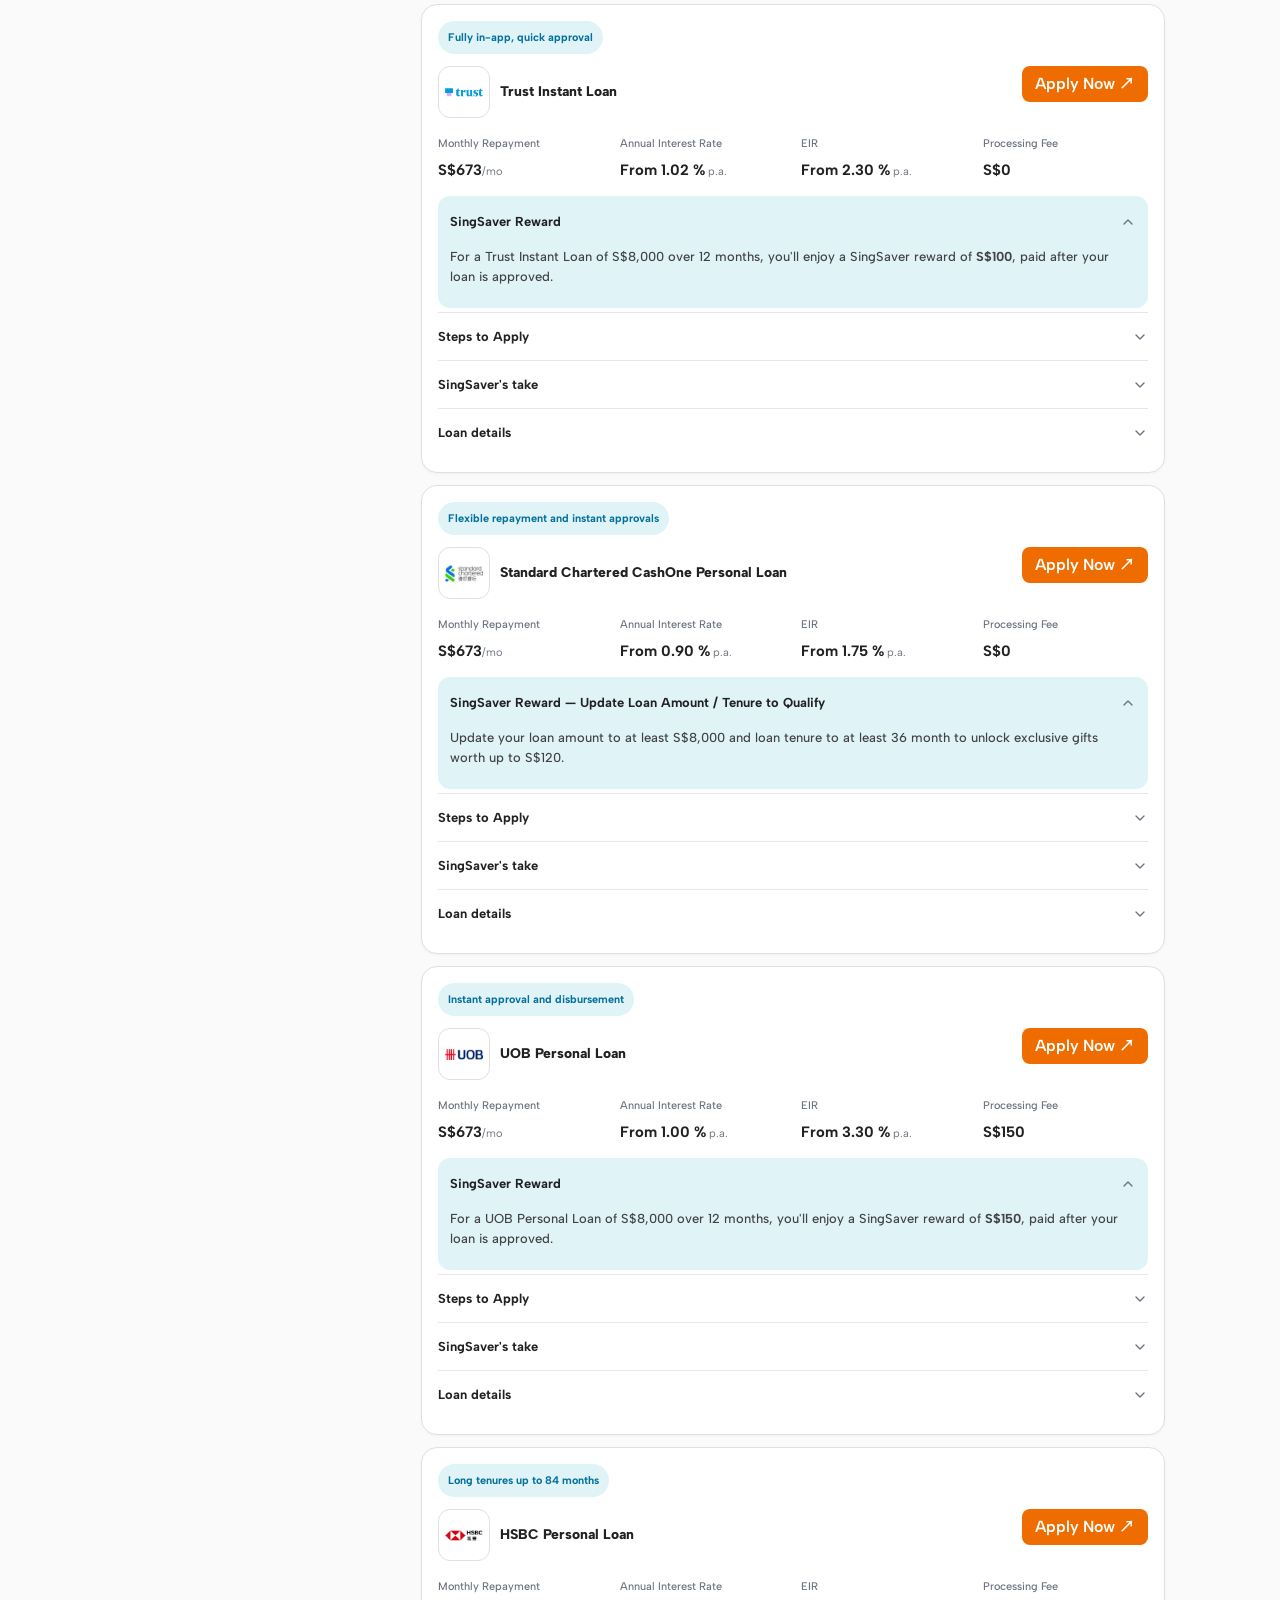
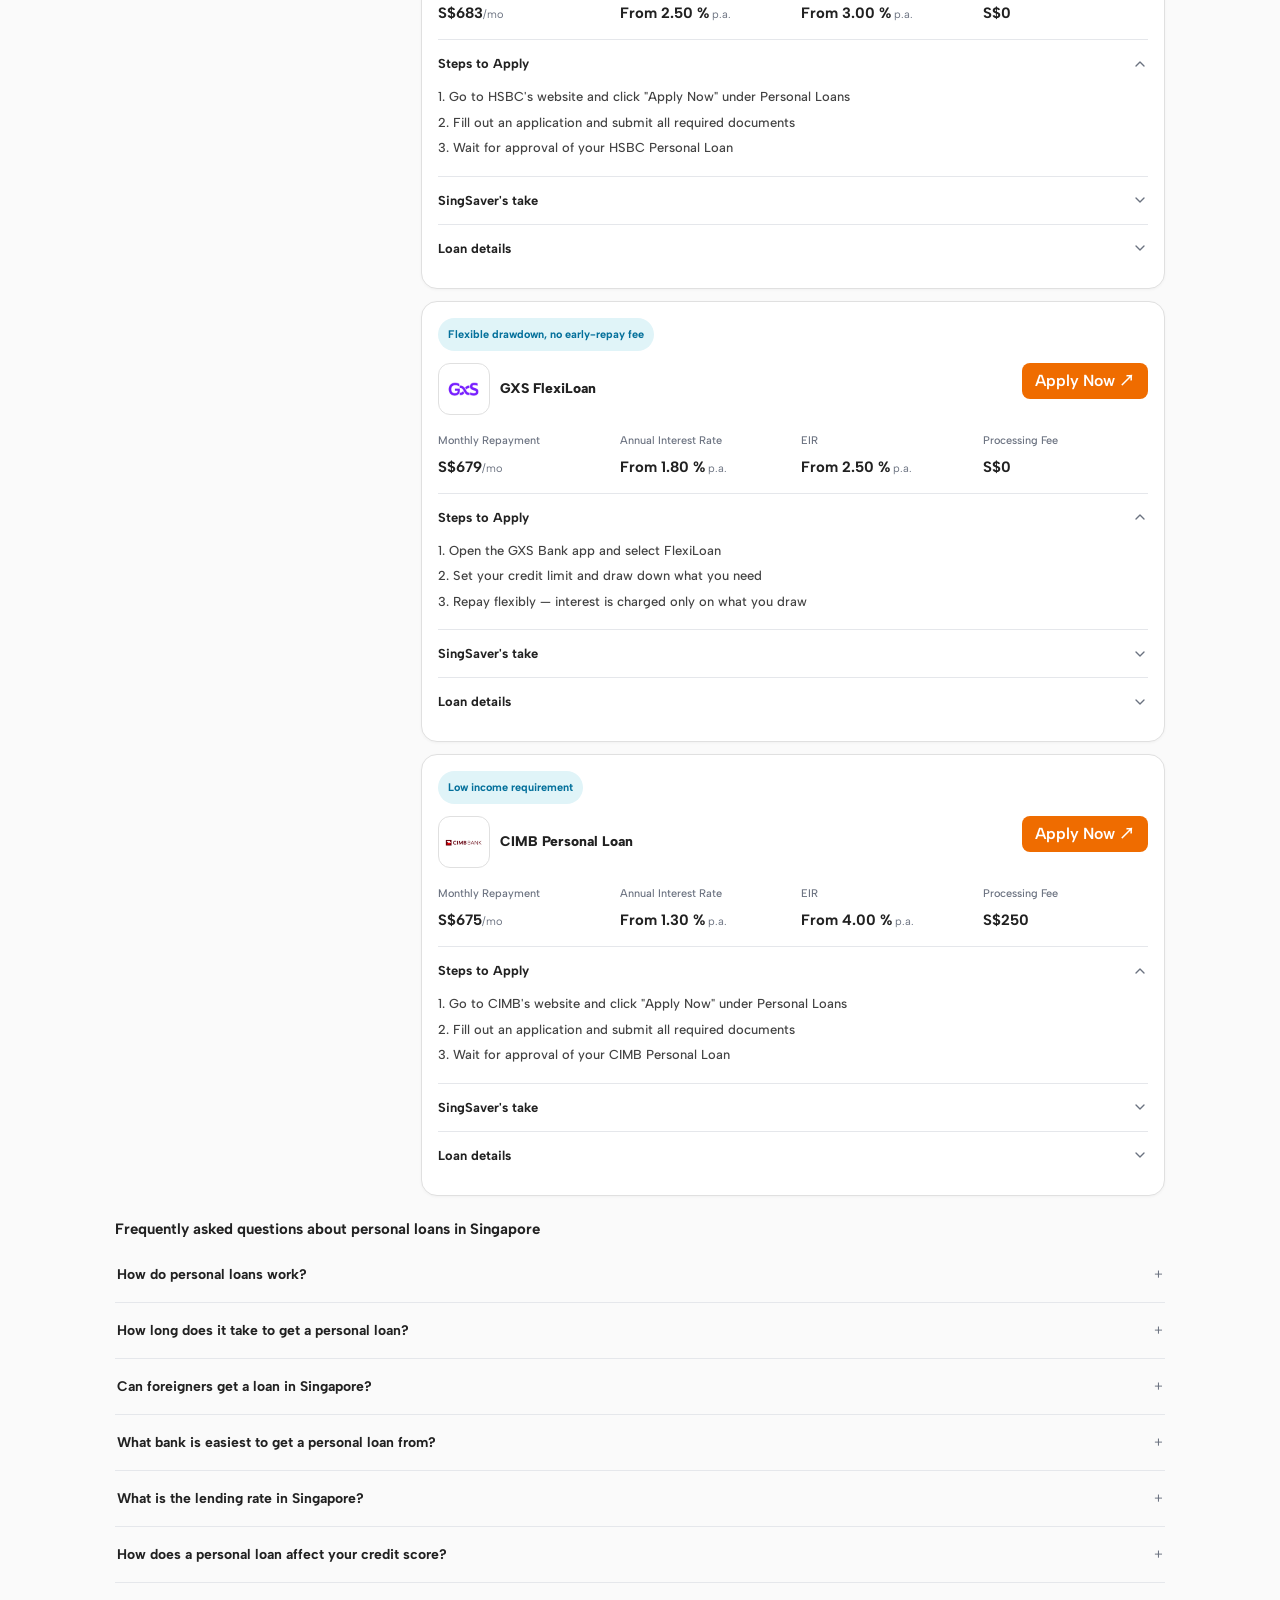
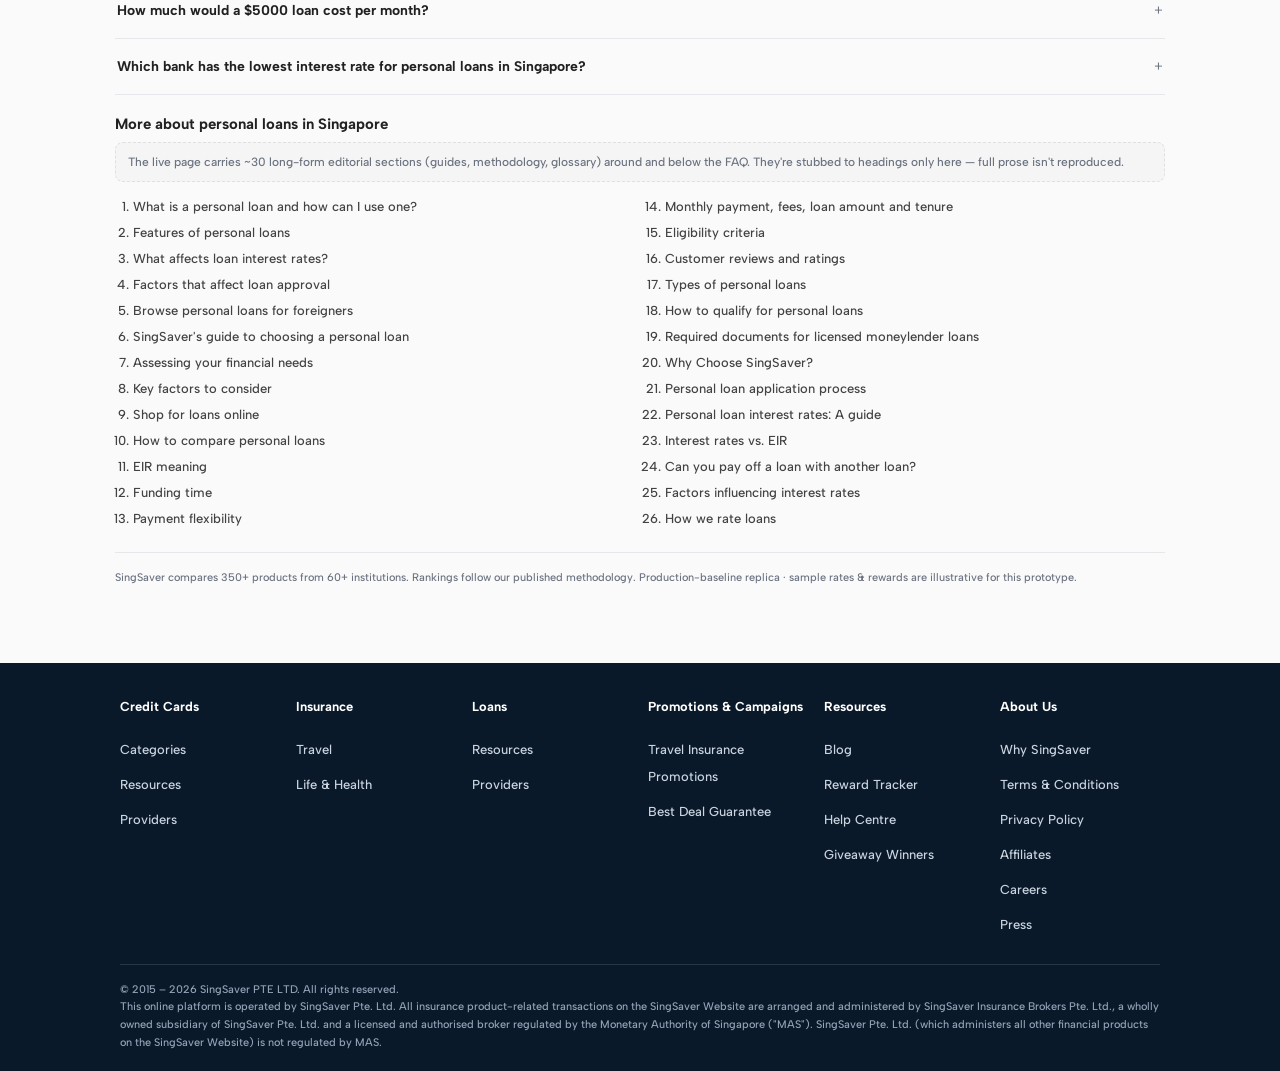
<file: change1/index.html>
<!DOCTYPE html>
<html lang="en" class="brand-singsaver">
<head>
<meta charset="utf-8">
<meta name="viewport" content="width=device-width, initial-scale=1">
<title>SingSaver Personal Loans — redesign (Steps 1–2: Sort &amp; Filter, Calculator + eligibility)</title>
<link rel="stylesheet" href="assets/fonts.css">
<link rel="stylesheet" href="assets/tokens.css">
<link rel="stylesheet" href="assets/grid.css">
<link rel="stylesheet" href="assets/components/buttons.css">
<style>
  body { background: var(--fill-base); color: var(--text-primary); margin:0; }
  .baseline-tag { background:#0f172a; color:#fff; font-size:11px; font-weight:700; text-align:center; padding:5px; letter-spacing:.02em; }

  /* Site header + nav — real TheHeader/DropdownMenu/AccountButton (cms-components):
     one flex row = hamburger(mobile)+logo | centred desktop nav | Log in text (desktop) + round avatar (always). */
  .site { position:relative; z-index:40; background:var(--fill-card); border-bottom:1px solid var(--borders-default); display:flex; align-items:center; gap:10px; padding:10px 14px; }
  .site__menu { border:0; background:none; font-size:20px; cursor:pointer; color:var(--text-primary); width:34px; height:34px; border-radius:8px; flex-shrink:0; }
  .site__menu:hover { background:var(--fill-primary-light); }
  .site__logo { height:22px; flex-shrink:0; }
  .site__right { display:flex; align-items:center; gap:12px; margin-left:auto; flex-shrink:0; }
  .site__login { display:none; font-weight:700; font-size:14px; color:var(--fill-primary-dark); text-decoration:none; }
  .site__acct { border:0; cursor:pointer; width:32px; height:32px; border-radius:50%; background:var(--fill-primary); color:#fff; display:flex; align-items:center; justify-content:center; font-size:15px; flex-shrink:0; }
  .site__nav { display:none; }
  .site__nav.open { display:flex; flex-direction:column; position:absolute; top:100%; left:0; right:0; background:var(--fill-card); border-bottom:1px solid var(--borders-default); padding:4px 14px 10px; box-shadow:0 8px 16px rgba(15,23,42,.10); }
  .site__nav.open a { padding:9px 0; font-size:14px; font-weight:600; color:var(--text-primary); text-decoration:none; border-bottom:1px solid var(--borders-soft); }
  .site__nav.open a:last-child { border-bottom:0; }
  @media(min-width:1024px){
    .site__menu{display:none}
    .site__nav{display:flex !important; position:static; flex-direction:row; flex:1; gap:22px; justify-content:center; box-shadow:none; border-bottom:0; padding:0; background:none}
    .site__nav a{padding:10px 0; border-bottom:0; font-size:14px; font-weight:700; color:var(--text-secondary); text-decoration:none}
    .site__nav a:hover{color:var(--text-primary)}
    .site__login{display:inline-block}
  }

  /* Announcement bar — real "top-page-sticky-content" campaign banner */
  .annbar { display:flex; align-items:center; justify-content:space-between; gap:10px; background:linear-gradient(to right, var(--fill-primary-dark), var(--fill-primary)); color:#fff; padding:8px 14px; font-size:12px; line-height:1.4; }
  .annbar.hidden { display:none; }
  .annbar__txt { flex:1; min-width:0; }
  .annbar__link { color:#fff; text-decoration:underline; font-weight:700; white-space:nowrap; cursor:pointer; }
  .annbar__x { border:0; background:none; color:#fff; opacity:.85; cursor:pointer; font-size:13px; width:26px; height:26px; border-radius:8px; flex-shrink:0; }
  .annbar__x:hover { background:rgba(255,255,255,.18); }

  .crumb { font-size:12px; color:var(--text-muted); margin:10px 0 8px; }
  .wrap { max-width: 1130px; margin: 0 auto; padding: var(--space-3) var(--space-4) var(--space-10); box-sizing:border-box; }
  @media (min-width:768px){ .wrap { padding-left:24px; padding-right:24px; } }
  @media (min-width:1280px){ .wrap { padding-left:40px; padding-right:40px; } }

  .head h1 { font-size: 20px; line-height: 1.22; margin: 0 0 4px; }
  .head__meta { color: var(--text-muted); font-size: 12px; margin: 0 0 6px; }
  .intro-wrap { position:relative; }
  .intro-txt { font-size:13px; line-height:1.5; color: var(--text-secondary); margin:0; overflow:hidden; }
  .intro-txt.clamped { display:-webkit-box; -webkit-line-clamp:2; -webkit-box-orient:vertical; }
  .intro-more { border:0; background:none; color: var(--text-link); font-weight:700; font-size:13px; cursor:pointer; padding:4px 0 0; text-decoration:underline; }

  /* Persona filter tabs — real live labels/order/emoji, horizontal scroll strip of pill links */
  .tabs { display:flex; gap:8px; overflow-x:auto; scrollbar-width:none; padding:10px 0 6px; margin-bottom:2px; }
  .tabs::-webkit-scrollbar { display:none; }
  .tabpill { flex:0 0 auto; border:1px solid var(--borders-form-default); background:var(--fill-card); border-radius:var(--r-pill); padding:7px 14px; font-size:13px; font-weight:600; color:var(--text-primary); text-decoration:none; white-space:nowrap; }
  .tabpill.on { background:var(--fill-primary); border-color:var(--fill-primary); color:var(--text-on-dark); }

  /* Quick Summary */
  .qsum { margin: var(--space-2) 0; }
  .qsum > summary { list-style:none; cursor:pointer; font-weight:700; color:var(--text-primary); font-size:14px; padding:8px 0; display:flex; align-items:center; gap:6px; }
  .qsum > summary::-webkit-details-marker{display:none}
  .qsum__icon { font-weight:400; }
  .qsum__body { font-size:13px; color:var(--text-secondary); padding:2px 0 10px; line-height:1.5; }

  /* Fastest Fulfilment banner (real HeroCampaingFeature block) */
  .promo-card { display:flex; gap:12px; align-items:flex-start; border:1px solid var(--borders-default); border-radius: var(--r-card); background:var(--fill-card); padding: var(--space-3); margin: var(--space-3) 0; }
  .promo-card__ic { width:56px; height:56px; flex-shrink:0; border-radius:var(--r-card-inner); background:var(--fill-primary-light); display:flex; align-items:center; justify-content:center; font-size:26px; }
  .promo-card__body { min-width:0; }
  .promo-card b { font-size:14px; display:block; margin-bottom:2px; }
  .promo-card p { margin:2px 0 0; font-size:13px; color:var(--text-secondary); line-height:1.45; }
  .promo-card p.clamped { display:-webkit-box; -webkit-line-clamp:2; -webkit-box-orient:vertical; overflow:hidden; }
  .promo-card__more { border:0; background:none; color:var(--text-link); font-weight:700; font-size:12px; cursor:pointer; padding:4px 0 0; text-decoration:underline; }

  /* Loan Amount + Tenure calculator (real PersonalLoanFilter — 2 fields). FIX (CDP verification
     round): a previous edit made this bar non-sticky to unblock the table header below — wrong,
     since the live site keeps BOTH the calc bar AND the comparison-table header sticky, STACKED
     (calc pinned at the very top, header pinned directly below it). Restored position:sticky here;
     the table header's own sticky `top` offset is no longer a hard-coded 0 — it reads a CSS custom
     property (--pct-head-top) that JS sets to this bar's actual rendered height (see syncHeadShadow()
     in the script), so the header always pins exactly below the calc bar, stacked with no gap or
     overlap, at every breakpoint. z-index:20 (calc) vs the header's z-index:6 no longer competes for
     the same viewport-top real estate since the two now occupy different `top` offsets. */
  .calc { position:sticky; top:0; z-index:20; background:var(--fill-base); padding: var(--space-2) 0; margin-bottom:2px; }
  .calc__row { display:flex; gap:10px; }
  .calc__fld { flex:1; min-width:0; display:flex; flex-direction:column; gap:6px; }
  .calc__lbl { display:flex; align-items:center; gap:4px; font-size:12px; font-weight:600; color:var(--text-secondary); }
  .calc__help { color:var(--text-muted); cursor:help; font-size:12px; border:1px solid var(--borders-default); border-radius:50%; width:15px; height:15px; display:inline-flex; align-items:center; justify-content:center; line-height:1; }
  .calc__fld input, .calc__fld select { border:1px solid var(--borders-form-default); border-radius: var(--r-button); padding:9px 10px; font:inherit; font-family:var(--font-sans); font-size:16px; font-weight:700; color:var(--text-primary); background:var(--fill-card); width:100%; box-sizing:border-box; }
  .calc__fld input:focus, .calc__fld select:focus { outline:2px solid var(--fill-primary); border-color:transparent; }
  .calc.stuck { box-shadow: 0 4px 10px rgba(15,23,42,.08); border-bottom:1px solid var(--borders-default); }

  /* ============================================================
     CHANGE 2 — the plain 2-field calculator above is production-fidelity
     furniture for Baseline/Change 1 only; under Change 2 it's REPLACED
     entirely (hidden here) by the v20-pattern "Your details" grouped
     block below, which bundles Loan amount + Tenure + Citizenship +
     Monthly income into one collapsible card. */
  body[data-proto-view="change2"] .calc , body[data-proto-view="change3"] .calc , body[data-proto-view="change4"] .calc , body[data-proto-view="change5"] .calc { display:none; }

  /* ============================================================
     CHANGE 2 — "Your details" grouped block (matches prototype-v20.html's
     .details pattern exactly): a single details/summary card — "YOUR
     DETAILS" label + a one-line summary ("S$X · N mths · <citizenship> ·
     S$Y/mo") + an "Edit" affordance in the summary row, with all four
     inputs as its body. Open by default; once it scrolls out of view the
     sticky "Your details" summary bar below takes over (see .sticky-summary
     CSS further down + the IntersectionObserver in the script, also reused
     from v20). Shown only under Change 2 — see body[data-proto-view] rule. */
  .details { display:none; background: var(--fill-card); border:1px solid var(--borders-default); border-radius: var(--r-card-inner); margin-bottom: var(--space-3); }
  body[data-proto-view="change2"] .details , body[data-proto-view="change3"] .details , body[data-proto-view="change4"] .details , body[data-proto-view="change5"] .details { display:block; }
  .details > summary { list-style:none; cursor:pointer; padding: 10px 14px; display:flex; align-items:center; justify-content:space-between; gap: 8px; }
  .details > summary::-webkit-details-marker { display:none; }
  .details__label { font-size:10px; color:var(--text-muted); text-transform:uppercase; letter-spacing:.04em; display:block; }
  .details__summary { font-weight:700; font-size:13px; }
  .details__edit { color: var(--text-link); font-weight:600; font-size:13px; white-space:nowrap; }
  .details__body { padding: 0 14px 14px; display:grid; grid-template-columns:1fr 1fr; gap: 12px; }
  .details .fld label { display:block; font-weight:600; font-size:12px; margin-bottom:4px; }
  .details .imoney, .details .iunit { display:flex; align-items:center; border:1px solid var(--borders-form-default); border-radius: var(--r-button); overflow:hidden; }
  .details .imoney span, .details .iunit span { padding: 0 8px; color:var(--text-muted); font-size:12px; font-weight:600; white-space:nowrap; }
  .details .imoney input, .details .iunit input { border:0; outline:0; width:100%; padding:8px 8px 8px 0; font:inherit; font-size:16px; font-weight:700; color:var(--text-primary); }
  .details .iunit input { padding-left:12px; }
  .details .fld select { width:100%; padding: 8px; border:1px solid var(--borders-form-default); border-radius: var(--r-button); font:inherit; font-family:var(--font-sans); font-size:16px; background:var(--fill-card); color:var(--text-primary); }
  /* v20 groups 4 fields at 2 cols on mobile, growing to 3/5 cols on a narrower (640px) max-width
     page; this redesign's wrap is wider (1130px desktop) and only ever holds these same 4 fields,
     so it steps straight to a single 4-col row at tablet+ rather than v20's 3-then-5 split (which
     would leave an empty 5th cell here). */
  @media (min-width:768px){ .details__body{grid-template-columns:repeat(4,1fr)} }

  .section-h { font-size:15px; font-weight:700; margin: var(--space-4) 0 var(--space-1); }
  .section-hint { font-size:11px; color:var(--text-muted); margin: 0 0 var(--space-2); }

  /* Comparison table — real ComparisonTableBuilder/PLColumnSource structure */
  .pct-section { margin: var(--space-3) 0 var(--space-4); }
  /* .pct-wrap's overflow:hidden purely clips .pct-scroll's rounded corners; overflow:clip gives the
     identical visual clip WITHOUT making .pct-wrap a position:sticky-blocking scroll container (unlike
     hidden/auto, 'clip' doesn't establish one) — kept as a fallback-safe pair (invalid `clip` is simply
     ignored by any engine that doesn't parse it, leaving `hidden` — same look either way) since the new
     sticky header shadow below (FIX 3) lives inside this box and needs to reach past it to the page. */
  .pct-wrap { border:1px solid var(--borders-default); border-radius: var(--r-table); background: var(--fill-card); overflow:hidden; overflow:clip; position:relative; }
  .pct-scroll { overflow-x:auto; -webkit-overflow-scrolling:touch; scrollbar-width:none; box-shadow: inset -10px 0 8px -8px rgba(15,23,42,.14); }
  .pct-scroll::-webkit-scrollbar { display:none; }
  .pct-table { border-collapse:separate; border-spacing:0; width:100%; min-width:760px; background:var(--fill-card); }
  .pct-table th, .pct-table td { padding:12px 14px; text-align:left; white-space:nowrap; vertical-align:middle; }
  /* No column/vertical grid-lines and no inter-row vertical rules on live — only a
     subtle horizontal row separator (border-top) on a white background (verified: ComparisonTableBuilder.tsx
     never adds a vertical border between tbody cells; this replica drops the header's border-l too so nothing reads as a grid). */
  .pct-table td { font-size:13px; font-weight:500; }
  .pct-table thead th { background:var(--fill-alternative-1); font-size:14px; font-weight:700; color:var(--text-primary); white-space:normal; line-height:1.3; }
  .pct-table tbody td { border-top:1px solid var(--borders-default); }
  .pct-table tbody tr:hover td { background:var(--fill-base); }
  @media (min-width:768px){
    .pct-table thead th { font-size:15px; }
    .pct-table td { font-size:14px; }
  }
  .pct-sticky { position:sticky; left:0; z-index:2; background:var(--fill-card); }
  .pct-table thead th.pct-sticky { background:var(--fill-alternative-1); z-index:3; }
  .pct-table tbody tr:hover td.pct-sticky { background:var(--fill-base); }

  /* ============================================================
     STAKEHOLDER-REVIEW FIX 3 — sticky HEADER ROW during vertical scroll (previously only the first
     COLUMN, .pct-sticky, was sticky; the header row scrolled away with the body). Real caveat this
     had to solve: the table's own `<thead>` lives inside .pct-scroll, and .pct-scroll MUST keep real
     overflow-x:auto for horizontal drag on narrow screens — but per the CSS Overflow spec, an element
     can't have a real scrolling x-axis while its y-axis stays invisible to position:sticky's ancestor
     search: pairing overflow-x:auto with any non-'visible' overflow-y (auto, hidden, OR clip — verified
     empirically: 'clip' paired with a scrolling sibling axis is itself demoted to 'hidden' by the UA,
     since the two axes must agree to actually clip-without-scrolling) always turns .pct-scroll into a
     bona fide scroll container, which traps `position:sticky;top` on anything inside it — it can only
     ever stick to the inside of .pct-scroll's own (here, non-scrolling, content-height) box, never to
     the real page. There is no single-element CSS `overflow` combination that lets one axis genuinely
     scroll while the other stays transparent to an ancestor sticky search.

     Fix: don't make the REAL <thead> (inside .pct-scroll) sticky at all — instead add a lightweight
     "shadow" duplicate header (#pctHeadShadow, markup right before .pct-scroll in .pct-wrap) that is
     NOT inside .pct-scroll, so `position:sticky;top:0` on it correctly escapes past .pct-wrap
     (overflow:clip, confirmed non-blocking above) to the real page/viewport. Its own wrapper is
     height:0/overflow:visible so it reserves zero space in flow — before any scroll it sits exactly on
     top of (and pixel-for-pixel matches) the real header underneath, so there's no visible seam or
     duplicate row; once the page scrolls past it, it's the one that visibly stays pinned while the real
     header (still in normal flow inside .pct-scroll) scrolls away beneath it. Column widths are copied
     from the real, already-correctly-laid-out header cells via JS (syncHeadShadow(), called after every
     render()/resize — see script) rather than left to independent auto-layout, so the shadow can never
     drift out of alignment with the real columns below it. Its own inner clip strip is a genuine
     overflow-x:auto container (scrollLeft kept in lockstep with the real .pct-scroll on every 'scroll'
     event — see initHeadShadowSync() in the script) purely so its own first cell can reuse the exact
     same `.pct-sticky` class/mechanism as the real table for the left-pinned "Loan" corner — meaning the
     corner cell is provably pinned on BOTH axes by the same, already-proven CSS this page already uses
     for the real table's first column, just running inside the new shadow instead. aria-hidden since
     it's a purely-visual duplicate of the real (still-present, still-accessible) <thead>.

     CDP verification round: `top` is no longer a hard-coded 0 — the live site stacks this sticky
     header directly BELOW the also-sticky Loan Amount/Tenure calc bar (.calc, restored to sticky
     above), not at the very top of the viewport. `top` reads the CSS custom property --pct-head-top,
     which JS sets to .calc's actual rendered pixel height (varies by breakpoint — see syncHeadShadow()
     in the script, recomputed on every render()/resize/load/ResizeObserver tick alongside the existing
     column-width sync); the `0px` fallback covers the moment before that first runs, and also covers
     any view where .calc is hidden (display:none), so the header still pins to the true top there. */
  .pct-head-shadow { position:sticky; top:var(--pct-head-top, 0px); height:0; overflow:visible; z-index:6; pointer-events:none; }
  .pct-head-shadow__clip { overflow-x:auto; overflow-y:hidden; scrollbar-width:none; }
  .pct-head-shadow__clip::-webkit-scrollbar { display:none; }
  .pct-head-shadow .pct-table { table-layout:fixed; }
  @media (min-width:1280px){ .pct-head-shadow .pct-table { min-width:100%; } }
  .pct-loan { display:flex; align-items:center; gap:10px; min-width:172px; }
  .pct-loan img { height:26px; width:auto; max-width:64px; object-fit:contain; flex-shrink:0; }
  .pct-loan span { font-weight:700; font-size:13px; color:var(--text-primary); white-space:normal; line-height:1.25; }
  .pct-reward { border:0; background:var(--fill-primary-light); padding:5px 10px; font:inherit; font-weight:700; font-size:13px; color:var(--fill-primary-dark); cursor:pointer; text-align:left; border-radius:var(--r-tooltip); }
  .pct-reward:hover { background:var(--fill-primary-subtle,#e3edff); }
  .pct-reward.pct-na { background:none; padding:0; color:var(--text-muted); font-weight:400; cursor:pointer; }
  .pct-reward.pct-na:hover { background:none; text-decoration:underline; }
  .mhg-btn--outline-cta { background:var(--fill-card); color:var(--buttons-cta); border-color:var(--buttons-cta); }
  .mhg-btn--outline-cta:hover:not(:disabled):not([aria-disabled="true"]) { background:var(--fill-alternative-1); color:var(--buttons-cta-hover); border-color:var(--buttons-cta-hover); }
  .pct-monthly { font-weight:700; color:var(--fill-primary-dark); }
  .pct-src { font-size:11px; color:var(--text-muted); margin:8px 2px 0; }
  @media (min-width:768px){ .pct-loan span, .pct-reward { font-size:14px; } }
  @media (min-width:1280px){ .pct-table { min-width:100%; } }

  /* Show All Loans — real chevron header + logo strip, part of the ComparisonTable component */
  .showall { border-top:1px solid var(--borders-default); background:var(--fill-card); }
  .showall > summary { list-style:none; cursor:pointer; padding:12px 14px; font-weight:700; font-size:13px; display:flex; align-items:center; gap:8px; }
  .showall > summary::-webkit-details-marker { display:none; }
  .showall__chev { display:inline-flex; width:16px; height:16px; color:var(--text-muted); transition:transform .2s; }
  .showall[open] .showall__chev { transform:rotate(180deg); }
  .chev-caret { width:14px; height:14px; vertical-align:middle; margin-left:2px; transition:transform .15s ease; }
  .details[open] > summary .details__edit .chev-caret { transform:rotate(180deg); }
  .mcarousel__chev { width:20px; height:20px; }
  .showall__body { padding:0 14px 14px; }
  .showall__note { font-size:12px; color:var(--text-muted); margin:0 0 10px; }
  .showall__strip { display:flex; flex-wrap:wrap; gap:8px; }
  .showall__chip { border:1px solid var(--borders-default); border-radius:999px; padding:6px 12px; font-size:13px; font-weight:600; color:var(--text-primary); background:var(--fill-alternative-1); }

  /* SingSaver Tips */
  .tips { border-radius: var(--r-card); overflow:hidden; border:1px solid var(--borders-default); margin: var(--space-4) 0; }
  .tips__h { background: var(--fill-primary); color:var(--text-on-dark); font-weight:700; padding:10px 14px; font-size:14px; }
  .tips__b { background: var(--fill-primary-light); padding:12px 14px; font-size:13px; color:var(--text-secondary); }

  /* Why Trust SingSaver */
  .wts { border:1px solid var(--borders-default); border-radius: var(--r-card); background: var(--fill-card); margin: var(--space-3) 0; }
  .wts > summary { list-style:none; cursor:pointer; padding:12px 14px; display:flex; align-items:center; gap:8px; font-weight:700; font-size:14px; }
  .wts > summary::-webkit-details-marker { display:none; }
  .wts img { height:20px; }
  .wts__body { padding:0 14px 14px; font-size:13px; color:var(--text-secondary); line-height:1.55; }
  .wts__body ul { margin:8px 0 0; padding-left:18px; }
  .wts__body li { margin-bottom:6px; }

  /* "Don't miss out on these great deals" — real Promotional Campaigns PL block
     (fe-services CreditCardPromotion.tsx + ComponentCredtiCardPromotion/* — the actual component the live PL page
     renders for this section, NOT the generic PromotionalBanner). Deal tabs across the top; selected deal =
     left column (title/blurb/Participating Products/How to Qualify) + right column (reward-tier gift grid). */
  .promoblk { margin: var(--space-4) 0; }
  .promoblk__h { font-size:15px; font-weight:700; margin:0 0 10px; }
  .promoblk__tabs { display:flex; gap:8px; overflow-x:auto; scrollbar-width:none; padding-bottom:4px; margin-bottom:16px; }
  .promoblk__tabs::-webkit-scrollbar { display:none; }
  .promoblk__tab { flex:0 0 auto; text-align:left; border:1px solid var(--borders-default); background:var(--fill-card); border-radius:8px; padding:10px 14px; cursor:pointer; min-width:170px; }
  .promoblk__tab b { display:block; font-size:13px; color:var(--text-primary); line-height:1.3; }
  .promoblk__tab span { font-size:12px; color:var(--text-muted); }
  .promoblk__tab.on { background:var(--fill-primary-light); border-color:var(--fill-primary); }
  .promoblk__body { display:flex; flex-direction:column; gap:20px; }
  .promoblk__left { min-width:0; }
  .promoblk__title { font-size:18px; font-weight:800; margin:0 0 8px; line-height:1.3; }
  .promoblk__blurb { font-size:13px; color:var(--text-secondary); line-height:1.55; margin:0 0 14px; }
  .promoblk__h4 { font-size:13px; font-weight:700; margin:0 0 8px; }
  .promoblk__product { display:flex; align-items:center; gap:10px; margin-bottom:16px; }
  .promoblk__product img { height:22px; width:auto; max-width:56px; object-fit:contain; flex-shrink:0; }
  .promoblk__prodname { font-weight:700; color:var(--text-link); font-size:13px; }
  .promoblk__prodlabel { font-size:13px; color:var(--text-secondary); }
  .promoblk__qual { font-size:12.5px; line-height:1.6; color:var(--text-secondary); margin:0 0 16px; padding-left:18px; }
  .promoblk__qual li { margin-bottom:6px; }
  .promoblk__qual ul { margin:6px 0; padding-left:18px; }
  .promoblk__qual a { color:var(--text-link); text-decoration:underline; }
  .promoblk__tbl { width:100%; border-collapse:collapse; font-size:12px; margin:6px 0 12px; }
  .promoblk__tbl th, .promoblk__tbl td { border:1px solid var(--borders-default); padding:6px 8px; text-align:left; }
  .promoblk__tbl th { background:var(--fill-alternative-1); font-weight:700; }
  .promoblk__right { min-width:0; }
  .promoblk__applyby { font-size:12.5px; font-weight:600; color:var(--text-primary); margin:0 0 10px; }
  .promoblk__grid { display:grid; grid-template-columns:repeat(3,1fr); gap:8px; }
  .gifttile { border:1px solid var(--borders-default); border-radius:12px; overflow:hidden; background:var(--fill-card); display:flex; flex-direction:column; }
  .gifttile__tag { background:var(--highlight-red-light); color:var(--highlight-red-dark); font-size:10px; font-weight:700; text-align:center; padding:3px 4px; }
  .gifttile__body { flex:1; display:flex; align-items:center; justify-content:center; padding:12px 8px; min-height:64px; }
  .gifttile__ic { font-size:22px; line-height:1; margin-bottom:4px; }
  .gifttile__amt { font-size:11px; font-weight:700; color:var(--text-primary); text-align:center; line-height:1.3; }
  .gifttile__worth { background:var(--fill-alternative-1); color:var(--text-secondary); font-size:10.5px; font-weight:600; text-align:center; padding:5px 4px; }
  /* Real component renders the gift grid inline in the left column on mobile/tablet (ProductCampaignGifts,
     "block lg:hidden"), and as its own right column on desktop ("hidden lg:block") — not both at once. */
  .promoblk__giftslot--mobile { display:block; margin:0 0 16px; }
  .promoblk__giftslot--desktop { display:none; }
  @media (min-width:768px){
    .promoblk__body { flex-direction:row; justify-content:space-between; gap:32px; }
    .promoblk__left { flex:1; max-width:636px; }
    .promoblk__right { flex-shrink:0; width:340px; }
    .promoblk__grid { grid-template-columns:repeat(3,1fr); }
    .promoblk__giftslot--mobile { display:none; }
    .promoblk__giftslot--desktop { display:block; }
  }
  @media (min-width:1280px){ .promoblk__right { width:390px; } }

  /* ============================================================
     BASELINE-FIDELITY FIX 1 — full-bleed campaign background tint that
     switches per selected deal tab. Real component: fe-services
     src/components/cms/components-user/ComponentCredtiCardPromotion/
     ProductCampaignBackground.tsx ("ProductsCampaignBackground") +
     helpers/getColorSchema.ts — an absolutely-positioned, full-bleed div
     sits behind the whole block; its gradient = the active campaign's
     CMS-configured `color` field (green/red/blue/yellow/orange) resolved
     to `linear-gradient(to right, var(--colors-campaign-{c}-1), white)`.
     Those --colors-campaign-* vars are CMS/Figma-only and aren't in this
     repo's tokens.css, so APPROXIMATED with the closest existing tokens:
     DBS + UOB both use the "red" schema (--highlight-red-light →
     --fill-card, i.e. rose/pink); SCB + Trust both use the "green" schema
     (--highlight-green-light → --fill-card, mint). The real component only
     has 5 discrete colour keys, so two campaigns sharing one key is
     expected — the "rose" vs "very light pink" / "mint" vs "light
     mint-green" difference the brief describes reads as a difference in
     surrounding copy/tile density, not a distinct colour value.
     Full-bleed is done by JS-measuring the true viewport width + the
     block's own offset from the viewport edge (layoutCampaignBg() below),
     not the `100vw` CSS trick (which overflows the page by the
     scrollbar's width) — a more robust rebuild of the same idea the real
     component uses (a `visualViewport`-driven inline pixel width). This
     is unaffected by the Sort & Filter left column below (the tint is
     measured off .promoblk's own live position, not assumed centering). */
  .promoblk { position:relative; z-index:0; }
  .promoblk__bg { position:absolute; top:0; bottom:0; left:0; z-index:-1; pointer-events:none; transition:background .3s ease; }
  .promoblk__bg--pink  { background: linear-gradient(to right, var(--highlight-red-light), var(--fill-card)); }
  .promoblk__bg--green { background: linear-gradient(to right, var(--highlight-green-light), var(--fill-card)); }

  /* Product detail cards (real cms-components ProductCard/ set) */
  .cards { display:flex; flex-direction:column; gap: var(--space-3); }
  .loan { border:1px solid var(--borders-default); border-radius: var(--r-card); background: var(--fill-card); padding: var(--space-4); box-shadow: var(--shadow-card); }
  .loan__tag { display:inline-block; background: var(--fill-primary-light); color: var(--text-link); font-size:11px; font-weight:700; border-radius: var(--r-pill); padding:3px 10px; margin-bottom: var(--space-3); }
  .loan__head { display:flex; flex-direction:column; align-items:stretch; gap:12px; margin-bottom: var(--space-3); }
  .loan__id { display:flex; align-items:center; gap:10px; min-width:0; }
  .loan__logobox { display:flex; align-items:center; justify-content:center; flex-shrink:0; width:52px; height:52px; box-sizing:border-box; padding:6px; border:1px solid var(--borders-default); border-radius: var(--r-card-inner); background: var(--fill-card); }
  .plogo-lg { max-width:100%; max-height:100%; object-fit:contain; display:block; }
  .loan__name { font-weight:800; font-size:14px; line-height:1.3; color:var(--text-primary); }
  .loan__ctawrap .mhg-btn { width:100%; }
  @media (min-width: 768px){ .loan__head{flex-direction:row;align-items:flex-start;justify-content:space-between;gap:10px} .loan__ctawrap .mhg-btn{width:auto} }

  .loan__grid2 { display:grid; grid-template-columns:1fr 1fr; gap:10px 16px; margin: var(--space-3) 0; }
  .g2 .l { font-size:11px; color:var(--text-muted); } .g2 .v { font-size:15px; font-weight:700; } .g2 .v small{font-weight:400;font-size:11px;color:var(--text-muted)}
  @media (min-width: 768px){ .loan__grid2{grid-template-columns:repeat(4,1fr)} }

  .acc { border-top:1px solid var(--borders-soft); }
  .acc > summary { list-style:none; cursor:pointer; padding:10px 0; display:flex; align-items:center; justify-content:space-between; font-weight:700; font-size:13px; }
  .acc > summary::-webkit-details-marker { display:none; }
  .acc > summary::after { content:""; flex-shrink:0; width:16px; height:16px; background-color:var(--text-muted); -webkit-mask:url("data:image/svg+xml,%3Csvg xmlns='http://www.w3.org/2000/svg' viewBox='0 0 24 24'%3E%3Cpath d='M6 9l6 6 6-6' fill='none' stroke='black' stroke-width='2' stroke-linecap='round' stroke-linejoin='round'/%3E%3C/svg%3E") center/contain no-repeat; mask:url("data:image/svg+xml,%3Csvg xmlns='http://www.w3.org/2000/svg' viewBox='0 0 24 24'%3E%3Cpath d='M6 9l6 6 6-6' fill='none' stroke='black' stroke-width='2' stroke-linecap='round' stroke-linejoin='round'/%3E%3C/svg%3E") center/contain no-repeat; transition:transform .15s ease; } .acc[open] > summary::after { transform:rotate(180deg); }
  .acc__body { padding: 0 0 12px; font-size:12px; color:var(--text-secondary); }
  .acc--reward { background:var(--fill-primary-light); border-radius:var(--r-card-inner); border-top:0; padding:0 12px; margin:0 0 4px; }
  .acc--reward > summary { padding:12px 0; }
  .acc--reward .acc__body { padding-bottom:14px; }
  .offer-blurb { font-size:13px; color:var(--text-secondary); margin:0 0 8px; line-height:1.5; }
  .dlrow { display:flex; justify-content:space-between; gap:12px; padding:6px 0; font-size:14px; }
  .dlrow .k { color:var(--text-secondary); } .dlrow .v { font-weight:700; color:var(--text-primary); text-align:right; }
  .featlist { list-style:none; margin:6px 0 0; padding:0; display:flex; flex-direction:column; gap:8px; }
  .featlist li { display:flex; gap:8px; font-size:13px; color:var(--text-secondary); align-items:flex-start; line-height:1.4; }
  .ic-pro { color:var(--success); font-weight:800; }
  .stepslabel { font-size:11px; font-weight:700; letter-spacing:.04em; text-transform:uppercase; color:var(--text-muted); margin:0 0 6px; }
  .steplist { margin:0 0 4px; padding-left:0; list-style:none; font-size:13px; color:var(--text-secondary); line-height:1.5; }
  .steplist li { margin-bottom:6px; }

  /* FAQ (real, verbatim) */
  .faq { margin:var(--space-5) 0 var(--space-4); }
  .faq__item { border-bottom:1px solid var(--borders-soft); }
  .faq__item > summary { list-style:none; cursor:pointer; padding:14px 2px; font-weight:700; font-size:14px; display:flex; justify-content:space-between; gap:10px; }
  .faq__item > summary::-webkit-details-marker { display:none; }
  .faq__item > summary::after { content:"+"; color:var(--text-muted); font-weight:400; } .faq__item[open] > summary::after { content:"–"; }
  .faq__item p { margin:0 2px 14px; font-size:13px; line-height:1.55; color:var(--text-secondary); }

  /* Long-form editorial section — headings only, stubbed */
  .stub-note { font-size:12px; color:var(--text-muted); background:var(--fill-alternative-1); border:1px dashed var(--borders-default); border-radius:8px; padding:10px 12px; margin:0 0 12px; line-height:1.5; }
  .stub-list { columns:1; margin:0; padding-left:18px; font-size:13px; color:var(--text-secondary); line-height:2; }
  @media (min-width:768px){ .stub-list{columns:2; column-gap:32px;} }

  /* Site footer (real) */
  .site-foot { background:#0a1929; color:#cbd5e1; padding:28px 16px 20px; margin-top:var(--space-5); }
  .site-foot__grid { max-width:1040px; margin:0 auto; display:grid; grid-template-columns:1fr 1fr; gap:22px 16px; }
  .site-foot__col h4 { font-size:13px; font-weight:700; color:#fff; margin:0 0 10px; }
  .site-foot__col a { display:block; font-size:13px; color:#cbd5e1; text-decoration:none; padding:4px 0; }
  .site-foot__col a:hover { color:#fff; }
  .site-foot__legal { max-width:1040px; margin:22px auto 0; border-top:1px solid rgba(255,255,255,.12); padding-top:16px; font-size:11px; color:#94a3b8; line-height:1.6; }
  @media (min-width:768px){ .site-foot__grid { grid-template-columns:repeat(3,1fr); } }
  @media (min-width:1024px){ .site-foot__grid { grid-template-columns:repeat(6,1fr); } }

  .trust-foot { margin-top: var(--space-5); font-size:11px; color: var(--text-muted); border-top:1px solid var(--borders-soft); padding-top: 12px; }

  /* ============================================================
     BASELINE-FIDELITY FIX 2 — sticky bottom "Hot Pick" promo bar
     (currently missing). Real component: fe-services
     src/components/cms/components-user/SimpleStickyFooter.tsx — a CMS-driven
     `ComponentSimpleStickyFooter`: title + RichText content + one Button +
     a colour_shema. The RED scheme = light rose/pink bar background
     (`bg-highlights/red-light`) + a red outline button
     (`border-campaign/red-3`/`text-campaign/red-3`, hover-fills solid) —
     exactly the "light-pink bar / red outline Apply Now" the task
     describes. Approximated with this repo's --highlight-red-light /
     --highlight-red-dark tokens since --colors-campaign-red-3 isn't in
     tokens.css (see new .mhg-btn--outline-red in buttons.css). Behaviour
     matches the real component: hidden until the user has scrolled >10px,
     auto-hides once the site footer scrolls into view (guarded
     IntersectionObserver), dismissible via ✕ — session-only, no
     persistence (matches the real component's plain React state, not
     localStorage/sessionStorage). This is production furniture (fidelity),
     not a Step-1 redesign proposal — never wrapped in "✨ changes". */
  .hotpick { position:fixed; left:0; right:0; bottom:0; z-index:46; background:var(--highlight-red-light); box-shadow:0 -4px 16px rgba(15,23,42,.12); transform:translateY(0); transition:transform .3s ease-out; }
  .hotpick.hidden { transform:translateY(100%); }
  .hotpick__inner { max-width:990px; margin:0 auto; display:flex; flex-direction:column; gap:8px; padding:12px 16px calc(10px + env(safe-area-inset-bottom, 0px)); box-sizing:border-box; }
  .hotpick__main { display:flex; flex-direction:column; gap:4px; min-width:0; }
  .hotpick__title { margin:0; display:flex; align-items:flex-start; justify-content:space-between; gap:10px; font-size:14px; font-weight:700; color:var(--highlight-red-dark); line-height:1.35; }
  .hotpick__titlelink { color:inherit; text-decoration:none; }
  .hotpick__titlelink:hover { text-decoration:underline; }
  .hotpick__body { margin:0; font-size:12px; line-height:1.5; color:var(--text-secondary); }
  .hotpick__cta { display:flex; align-items:center; }
  .hotpick__apply { width:100%; }
  .hotpick__x { border:0; background:none; cursor:pointer; font-size:15px; line-height:1; color:var(--text-primary); flex-shrink:0; width:26px; height:26px; border-radius:6px; }
  .hotpick__x:hover { background:rgba(15,23,42,.06); }
  .hotpick__x--desktop { display:none; }
  @media (min-width:1024px){
    .hotpick__inner { flex-direction:row; align-items:center; justify-content:space-evenly; gap:24px; padding:14px 56px 14px 20px; position:relative; }
    .hotpick__main { flex:1; }
    .hotpick__x--mobile { display:none; }
    .hotpick__x--desktop { display:inline-flex; align-items:center; justify-content:center; position:absolute; right:16px; top:50%; transform:translateY(-50%); }
    .hotpick__apply { width:auto; }
  }
  /* Keep clear of any open drawer/panel so its footer controls (Apply/Close) stay reachable —
     incl. the Sort & Filter drawer added in Step 1, on mobile/tablet where it's an overlay. */
  body:has(.backdrop.open) .hotpick,
  body:has(#sfPanel.open) .hotpick { transform:translateY(100%) !important; }

  /* Reward drawer (real RewardsMobileDrawer / RewardsDesktopDialog / RewardBody shell) */
  .backdrop { position:fixed; inset:0; background:rgba(15,23,42,.5); display:none; z-index:50; } .backdrop.open{display:block}
  .drawer { position:fixed; left:auto; right:0; top:0; bottom:0; width:min(520px,92%); max-width:92%; height:100%; max-height:100%; background:var(--fill-card); border-radius:0; z-index:51; transform:translateX(100%); transition:transform .25s ease; display:flex; flex-direction:column; box-shadow:-8px 0 24px rgba(15,23,42,.18); }
  .drawer.open { transform:translateX(0); }
  .drawer__head { display:flex; align-items:center; justify-content:space-between; gap:8px; padding:16px; border-bottom:1px solid var(--borders-soft); }
  .drawer__head h3 { margin:0; font-size:16px; }
  .drawer__x { border:1px solid var(--borders-default); background:var(--fill-card); border-radius:8px; width:32px; height:32px; cursor:pointer; font-size:16px; }
  .drawer__body { overflow-y:auto; padding:16px; background: var(--fill-alternative-1); }
  .drawer__foot { display:flex; align-items:center; gap:10px; padding:14px 16px; border-top:1px solid var(--borders-soft); background: var(--fill-card); }
  .drawer__foot .nm { font-weight:700; font-size:13px; flex:1; }
  .rgift { border:1px solid var(--borders-default); border-radius:16px; overflow:hidden; background:var(--fill-card); }
  .rgift__hd { display:flex; gap:10px; align-items:flex-start; padding:14px; background:var(--fill-primary-light); border-bottom:1px solid var(--borders-default); }
  .rgift__ic { font-size:20px; line-height:1; }
  .rgift__t { font-weight:800; font-size:14px; color:var(--fill-primary-dark); }
  .rgift__bd { padding:14px; background:var(--fill-card); }
  .rgift__lbl { font-size:12px; font-weight:700; color:var(--text-primary); margin:10px 0 4px; }
  .rgift__opts { margin:0 0 4px; padding-left:18px; font-size:13px; color:var(--text-secondary); }
  .rgift__opts li { margin-bottom:6px; line-height:1.45; }
  .rgift__tc { font-size:11.5px; color:var(--text-muted); line-height:1.5; margin:0; }
  .rgift__banner { background:var(--fill-primary-light); color:var(--fill-primary-dark); font-weight:800; font-size:14px; padding:12px 14px; border-radius:var(--r-card-inner); margin:0 0 6px; }
  /* CHANGE 4 — readable reward-tier table (v13 pattern). Shared by the reward drawer (full table,
     open) and reachable from the product card via the "See the full reward & offer details" link
     (Link → drawer, matching live's cms_rewardModal behaviour — the card itself stays compact). */
  .rwd-tbl { display:flex; flex-direction:column; gap:3px; margin-top:4px; }
  .rwd-tbl__row { display:flex; justify-content:space-between; gap:12px; padding:9px 10px; border-radius:8px; font-size:13px; }
  .rwd-tbl__band { color:var(--text-secondary); }
  .rwd-tbl__gift { font-weight:700; white-space:nowrap; text-align:right; }
  .rwd-tbl__row--head { font-weight:800; border-bottom:1px solid var(--borders-default); border-radius:0; }
  .rwd-tbl__row--head .rwd-tbl__band, .rwd-tbl__row--head .rwd-tbl__gift { color:var(--text-primary); }
  .rwd-tbl__row--you { background:var(--success-bg); border:1px solid var(--success-border); }
  .rwd-tbl__row--you .rwd-tbl__gift { color:var(--success-dark); }
  .rwd-tbl__you { font-size:10px; font-weight:800; text-transform:uppercase; color:var(--success-dark); letter-spacing:.03em; margin-left:6px; white-space:nowrap; }
  .rwd__more { display:inline-block; margin-top:10px; font-size:13px; font-weight:700; color:var(--text-link); text-decoration:none; cursor:pointer; }
  /* CHANGE 4 — "Provider gift on top" line (the lender's own gift, stacked ON TOP OF SingSaver's
     reward — real live "Provider Gift – On Top of SingSaver's", e.g. Trust's FairPrice voucher). */
  /* Provider Gift / Welcome Offer — rendered as its own offer section (card accordion + drawer
     block), matching live. Reuses the existing .gifttile for the gift, so it maps to the Welcome
     Offers CMS entry (Offer Title + List of Gifts + Period) rather than a bespoke callout. */
  .prov-lead { font-size:13px; color:var(--text-secondary); margin:0 0 10px; line-height:1.5; }
  .prov-gifts { display:flex; gap:10px; flex-wrap:wrap; }
  .prov-gifts .gifttile { width:150px; }
  .acc--provider > summary { color:var(--fill-primary-dark); }
  /* Welcome Offer as its OWN boxed card in the drawer — faithful to fe-services
     ProductDetailsSectionWrapper (white rounded card + #01000A14 border + shadow, title header)
     + GrayInfoBlock (grey "Show T&Cs" collapsible). Each offer is a separate box, matching live. */
  .wo-box { border:1px solid rgba(1,0,10,.08); border-radius:var(--r-card); background:var(--fill-card); box-shadow:var(--shadow-md); margin-top:16px; overflow:hidden; }
  .wo-box__hd { background:var(--fill-alternative-1); padding:14px 16px; font-size:14px; font-weight:800; color:var(--text-primary); }
  .wo-box__bd { padding:16px; }
  .wo-box__bd .rgift__opts { margin:0; }
  /* "Show T&Cs" = plain blue underlined link; expanded content = plain bullet list directly below
     (no grey container) — matches the live reward modal. */
  .wo-tnc { margin-top:14px; }
  .wo-tnc__btn { display:inline-block; border:0; background:none; padding:0; font-size:13px; font-weight:700; color:var(--text-link); text-decoration:underline; cursor:pointer; }
  .wo-tnc__body { margin:10px 0 0; padding-left:18px; font-size:12px; color:var(--text-secondary); }
  .wo-tnc__body li { margin-bottom:5px; line-height:1.45; }
  .wo-tnc__body a { color:var(--text-link); }
  .wo-tnc:not(.open) .wo-tnc__body { display:none; }
  .rf__id { display:flex; align-items:center; gap:8px; flex:1; min-width:0; }
  .rf__txt { display:flex; flex-direction:column; min-width:0; }
  .rf__name { font-weight:700; font-size:13px; white-space:normal; }
  .rf__amt { font-size:11px; color:var(--text-muted); }
  /* Desktop/tablet: real AsideModal.tsx is a RIGHT-SIDE panel (md:inset-y-0 md:left-auto md:w-[640px] lg:w-[720px]),
     never a centered/full-screen dialog — only mobile (<768px) stays full-screen/bottom-sheet. */
  @media (min-width: 768px){
    .drawer{ left:auto; right:0; top:0; bottom:0; margin:0; width:520px; max-width:calc(100% - 0px); height:100%; max-height:100%; border-radius:0; transform:translateX(100%); transition:transform .3s ease; box-shadow:-8px 0 24px rgba(15,23,42,.18); }
    .drawer.open{ transform:translateX(0); }
  }
  @media (min-width: 1280px){ .drawer{ width:580px; } }

  /* ============================================================
     REDESIGN STEP 1 — Sort & Filter panel (the only proposed change
     in this file vs the production baseline). Styled from real
     components read live from fe-services (gh api, never cloned):
       components/singsaver/FilterPanelSingsaver.tsx  — mobile: fixed
         full-bleed overlay w/ dimmed backdrop; ≥lg1 (this build: 1024px
         per task spec): "lg1:relative lg1:block lg1:w-1/4 lg1:rounded
         lg1:border" i.e. a persistent, in-flow left column.
       components/singsaver/FiltersSingsaver.tsx        — filter-type
         dispatch (checkbox / single-select / switch).
       components/singsaver/CheckboxSingsaver.tsx       — size-6 rounded
         checkbox + bold label, "mt-2 inline-flex items-center".
       components/templates/ProductResults/Filters.tsx  — FilterHeader
         ("mb-paragraph font-body font-bold") above each filter group.
       components/templates/ProductResults/Sort.tsx     — sort-by-key
         comparator (Popular/featured first, else ascending sortValue).
       components/singsaver/SearchFormSingSaver.tsx     — mobile trigger
         is a fixed icon-only FAB ("lg1:hidden"); this build uses a
         labelled "⇅ Sort & Filter" pill per the task brief instead of
         the bare icon FAB, and places it inline (replacing the persona
         tabs slot) rather than fixed bottom-right — both approximated,
         noted in the report.
     ============================================================ */

  /* Two-column layout: persistent left panel (≥1024px) beside the
     comparison table + "Compare in detail" cards — everything else in
     the page stays a single column, untouched. */
  .pl-layout { display:block; }
  .pl-results { min-width:0; }
  @media (min-width:1024px){
    .pl-layout { display:flex; align-items:flex-start; gap:var(--space-6); }
    .pl-results { flex:1; min-width:0; }
    .sf-trigger-row { display:none; }
  }

  /* Mobile/tablet trigger — replaces the old persona-tab strip slot */
  .sf-trigger-row { margin:0 0 var(--space-3); display:flex; justify-content:flex-end; }
  /* Re-hide ≥1024px (persistent left panel is used there). Repeated AFTER the base rule above so
     source order wins — a media query adds no specificity, so the earlier hide alone loses to this. */
  @media (min-width:1024px){ .sf-trigger-row { display:none; } }
  /* Type = DS button-2 (small-button style: 14/18 w600 mobile → 16/20 tablet+), the scale step
     this control actually is. Was a hard-coded 12px/700 with no line-height. */
  .sf-trigger { display:inline-flex; align-items:center; gap:var(--space-2); border:1px solid var(--borders-form-default); background:var(--fill-card); border-radius:var(--r-pill); padding:var(--space-2) var(--space-3); font-family:var(--font-sans); font-size:var(--font-size-button-2); line-height:var(--line-height-button-2); font-weight:var(--font-weight-button-2); color:var(--text-primary); cursor:pointer; }
  .sf-trigger:hover { background:var(--fill-alternative-1); }

  /* Backdrop (mobile/tablet only — hidden entirely ≥1024px) */
  /* NOTE: the DS has no overlay/scrim colour token (checked tokens.css — nothing under
     overlay/scrim/backdrop), so this raw rgba stays and matches the existing reward drawer. */
  .sf-backdrop { position:fixed; inset:0; background:rgba(15,23,42,.5); display:none; z-index:44; }
  .sf-backdrop.open { display:block; }

  /* Panel shell — mirrors FilterPanelSingsaver.tsx: mobile bottom-sheet →
     tablet right-side sliding panel (same convention as the existing
     reward drawer) → desktop persistent static left column. */
  .sf-panel { position:fixed; left:0; right:0; bottom:0; max-height:88%; background:var(--fill-card); border-radius:var(--r-card) var(--r-card) 0 0; z-index:45; transform:translateY(100%); transition:transform .25s ease; display:flex; flex-direction:column; }
  .sf-panel.open { transform:translateY(0); }
  .sf-panel__head { display:flex; align-items:center; gap:var(--space-2); padding:var(--space-4); border-bottom:1px solid var(--borders-soft); flex-shrink:0; }
  /* Panel title. DS GAP: title-2 is the semantically right style but scales 16/20 → 22/28 at
     tablet+, which is page-title size inside a 280px sidebar. Composed instead from body-2
     size/lh + the DS --font-weight-bold alias, so every value is still token-sourced. */
  .sf-panel__head b { flex:1; font-family:var(--font-sans); font-size:var(--font-size-body-2); line-height:var(--line-height-body-2); font-weight:var(--font-weight-bold); }
  .sf-panel__close { display:inline-flex; align-items:center; justify-content:center; border:1px solid var(--borders-default); background:var(--fill-card); border-radius:var(--r-button); width:32px; height:32px; cursor:pointer; color:var(--text-secondary); flex-shrink:0; }
  .sf-panel__close .sf-ic { width:16px; height:16px; }

  /* MHG DS icons (sprite at the top of <body>) replacing the emoji this panel used to carry.
     currentColor + 1.15em sizing means one rule covers every context: the icon inherits its
     container's text colour and scales with the surrounding font-size instead of being pinned to a
     px value. pointer-events:none keeps clicks/taps on a Loan Types icon landing on its checkbox
     <label>/<input> (see initSortFilter()), never the <svg>/<path>. */
  .ds-sprite { display:none; }
  .sf-ic { width:1.15em; height:1.15em; flex:0 0 auto; fill:currentColor; pointer-events:none; }
  .sf-panel__body { overflow-y:auto; padding:var(--space-1) var(--space-4) var(--space-4); }
  /* Padding fix (Xiao En, 2026-07-27 — "the padding is terrible"): the panel's spacing values map to the
     --space-* scale (the .sf-trigger mobile pill keeps off-scale px by design — it is demo chrome, not a DS component), and the vertical rhythm between groups is opened up
     (14px → var(--space-4), 16px) so the panel reads as a set of distinct, breathable sections
     rather than a cramped list. */
  .sf-group { padding:var(--space-4) 0; border-bottom:1px solid var(--borders-soft); }
  .sf-group:last-child { border-bottom:0; }
  /* Font hierarchy fix (Xiao En, 2026-07-27 — "the font hierarchy is very off"; filter font must
     match content side): group labels ("Sort By" / "Loan Types" / "Loan Features" / "Bank") previously
     rendered at --font-size-body-1 — the SAME size as the body copy/controls they labelled, so they
     didn't read as a distinct tier. Now a proper small-caps "eyebrow" label using the caption type
     token (12px mobile / 14px tablet+ — smaller than every control below it at every breakpoint),
     bold + uppercase + letter-spaced, the same treatment already used elsewhere on this page for a
     label sitting above a bigger control (.details__label, .calc__lbl, .stepslabel). Together with
     the token changes below, the panel now has a clear 3-tier scale: group label (caption, uppercase)
     > control/pill text (body-2/form-input, same tokens the comparison table + cards use) > helper
     text (caption, plain case) — matching the content side instead of its own ad-hoc sizes. */
  .sf-group__h { font-family:var(--font-sans); font-size:var(--font-size-caption); line-height:var(--line-height-caption); font-weight:var(--font-weight-bold); text-transform:uppercase; letter-spacing:.04em; margin:0 0 var(--space-2); color:var(--text-secondary); }
  /* Sort By — custom accessible dropdown (button trigger + listbox popup), replacing the native
     <select> (checker/designer fix: "the dropdown font looks wrong" — every browser engine renders
     native <option> lists in the OS font regardless of CSS, so only a custom listbox can guarantee
     Albert Sans end-to-end for both the trigger AND the option list). A visually-hidden native
     <select id="sfSort"> (.sf-native-sort) stays in the DOM purely as the existing state store, so
     every pre-existing reference elsewhere in this file — $('sfSort').value, the 'change' listener +
     Clear All reset in initSortFilter(), .options[selectedIndex].text in updateSortCap() — keeps
     working completely untouched; see initSfSortDropdown() further down the script. */
  .sf-dropdown { position:relative; }
  .sf-dropdown__trigger { width:100%; display:flex; align-items:center; justify-content:space-between; gap:var(--space-2); border:1px solid var(--borders-form-default); border-radius:var(--r-button); padding:var(--space-3); font-family:var(--font-sans); font-size:var(--font-size-body-2); line-height:var(--line-height-body-2); font-weight:var(--font-weight-semibold); background:var(--fill-card); color:var(--text-primary); cursor:pointer; text-align:left; }
  .sf-dropdown__trigger:hover { background:var(--fill-alternative-1); }
  .sf-dropdown__trigger:focus-visible { outline:2px solid var(--fill-primary); outline-offset:1px; border-color:transparent; }
  .sf-dropdown__chev { flex-shrink:0; width:16px; height:16px; color:var(--text-muted); transition:transform .15s ease; }
  .sf-dropdown__trigger[aria-expanded="true"] .sf-dropdown__chev { transform:rotate(180deg); }
  .sf-dropdown__list { position:absolute; left:0; right:0; top:calc(100% + var(--space-1)); z-index:12; margin:0; padding:var(--space-1) 0; list-style:none; border:1px solid var(--borders-form-default); border-radius:var(--r-button); background:var(--fill-card); box-shadow:var(--shadow-md); max-height:240px; overflow-y:auto; }
  .sf-dropdown__list[hidden] { display:none; }
  .sf-dropdown__opt { padding:var(--space-2) var(--space-3); font-family:var(--font-sans); font-size:var(--font-size-body-2); line-height:var(--line-height-body-2); color:var(--text-primary); cursor:pointer; }
  .sf-dropdown__opt:hover, .sf-dropdown__opt.active { background:var(--fill-alternative-1); }
  .sf-dropdown__opt.on { font-weight:var(--font-weight-bold); color:var(--fill-primary-dark); background:var(--fill-primary-light); }
  .sf-native-sort { display:none; }
  /* CheckboxSingsaver real classes: "form-checkbox size-6 rounded border …", "mt-2 inline-flex items-center",
     label = "font-small font-bold" (font-small = 14px) — mapped to --font-size-body-2 (14px mobile /
     16px tablet+) — this is the control/checkbox tier, one step below the caption-tier group labels
     above (see .sf-group__h comment for the full 3-tier scale). Shared by every checkbox group in the
     panel: Loan Types, Loan Features and Bank all render this exact markup/class (CDP verification
     round — Loan Types converted from toggle-pill <button>s to this same checkbox pattern so all
     three multi-select groups read identically; the old .sf-pill/.sf-pills pill-toggle rules they used
     are removed as dead code, no longer referenced anywhere in this file). Icons (Loan Types only)
     sit between the checkbox and label text — the flex row + gap here spaces all three evenly. */
  .sf-check { display:flex; align-items:center; gap:var(--space-3); padding:var(--space-2) 0; cursor:pointer; font-family:var(--font-sans); font-size:var(--font-size-body-2); line-height:var(--line-height-body-2); font-weight:var(--font-weight-semibold); color:var(--text-primary); }
  .sf-check input { width:20px; height:20px; accent-color:var(--fill-primary); flex-shrink:0; border-radius:var(--r-button); border:1px solid var(--borders-form-default); }

  /* Collapsible filter groups (Loan Types / Loan Features / Bank) — compacts the panel by default
     (checker fix: shorten the first fold) using native <details>, the same pattern already used
     everywhere else on this page (.acc/.qsum/.showall/.wts). Sort By stays a single always-visible
     group — one <select> is already compact, no need to hide it behind a summary. Collapsed by
     default at every breakpoint (mobile drawer already scrolls fine on its own; this just means
     less to scroll through there too — a net improvement, not a regression). */
  .sf-acc { border-bottom:1px solid var(--borders-soft); }
  .sf-acc:last-child { border-bottom:0; }
  .sf-acc__sum { padding:var(--space-4) 0; margin:0; cursor:pointer; list-style:none; display:flex; align-items:center; justify-content:space-between; gap:var(--space-2); }
  .sf-acc__sum::-webkit-details-marker { display:none; }
  .sf-acc__chev { flex-shrink:0; width:16px; height:16px; color:var(--text-muted); transition:transform .15s ease; }
  .sf-acc[open] > .sf-acc__sum .sf-acc__chev { transform:rotate(180deg); }
  .sf-acc__body { padding:0 0 var(--space-4); }
  .sf-panel__foot { display:flex; gap:var(--space-3); padding:var(--space-4); border-top:1px solid var(--borders-soft); background:var(--fill-card); flex-shrink:0; }
  .sf-panel__foot .mhg-btn { flex:1; }
  .sf-empty { font-family:var(--font-sans); font-size:var(--font-size-body-2); line-height:var(--line-height-body-2); color:var(--text-secondary); padding:var(--space-4); text-align:center; border:1px dashed var(--borders-default); border-radius:var(--r-card-inner); background:var(--fill-alternative-1); display:flex; flex-direction:column; gap:var(--space-3); align-items:center; }
  .sf-empty .mhg-btn { flex:0 0 auto; }

  @media (min-width:768px){
    .sf-panel { left:auto; right:0; top:0; bottom:0; width:360px; max-width:100%; height:100%; max-height:100%; border-radius:0; transform:translateX(100%); transition:transform .3s ease; box-shadow:var(--shadow-modal); }
    .sf-panel.open { transform:translateX(0); }
  }
  @media (min-width:1024px){
    .sf-backdrop { display:none !important; }
    /* Stakeholder-review fix: the panel was position:sticky (pinned under the sticky calculator as
       the page scrolled). Per review, Sort & Filter should NOT follow the viewport — it now sits in
       normal document flow as a plain in-flow left column and scrolls away with the rest of the page,
       same as it would in a static two-column layout. transform:none !important stays (still needed
       to counteract the mobile/tablet slide-in transform this same element carries at <1024px) but
       there's no sticky offset, no bounded max-height, and no internal overflow-y scroll — the panel
       simply grows to fit its content like any other block in the flex row. */
    .sf-panel { position:static; transform:none !important; transition:none; z-index:10; width:280px; flex-shrink:0; align-self:flex-start; height:auto; border-radius:var(--r-card); border:1px solid var(--borders-default); box-shadow:none; overflow:hidden; }
    .sf-panel__head { flex-shrink:0; }
    .sf-panel__body { flex:1 1 auto; min-height:0; }
    .sf-panel__foot { flex-shrink:0; }
    .sf-panel__close { display:none; }
    #sfApply { display:none; } /* Apply only makes sense to dismiss the mobile/tablet drawer */
  }

  /* ============================================================
     PROTOTYPE VIEW TOGGLE — Baseline ⇄ Change 1 ⇄ Change 2 (demo chrome, EN). Lets a stakeholder
     flip between the live production page and each step's proposed change, in place of the old
     standalone "✨ changes" FAB (removed — this toggle is now the primary way to show the diff).
     Views are CUMULATIVE: Baseline = production only; Change 1 = + Sort & Filter; Change 2 =
     Change 1 + the calculator/eligibility additions below — so any CSS gated to "not baseline"
     (i.e. listing both change1 and change2) is Change-1 chrome that keeps showing under Change 2;
     CSS gated to "change2 only" is this step's own new addition. Built to extend further: PROTO_VIEWS
     below is a simple list — adding "Change 3 · …" later is a 1-line push to that array plus adding
     "change3" to the relevant selector lists here. Default view = Change 2 (data-proto-view is
     hard-coded onto <body> in the markup, so there's no flash-of-baseline before JS runs). */
  .proto-view-bar { position:relative; z-index:39; background:var(--fill-alternative-1); border-bottom:1px solid var(--borders-default); padding:8px 14px; display:flex; align-items:center; gap:10px; flex-wrap:wrap; }
  .proto-view-bar__label { font-size:var(--font-size-caption); font-weight:800; color:var(--text-secondary); text-transform:uppercase; letter-spacing:.04em; }
  /* Pre-existing bug fix (found while verifying no-horizontal-overflow for this pass, unrelated to
     Change 1/2 — this bar is shared demo chrome): the 3 view-toggle pills' combined un-wrapped width
     is wider than a mobile viewport, and being a single flex item they didn't shrink or wrap, causing
     page-level horizontal scroll in every view including Baseline. Letting the pill group itself wrap
     onto 2 lines (still one rounded pill container) fixes it without changing any of its content/labels. */
  .proto-view-toggle { display:inline-flex; flex-wrap:wrap; max-width:100%; background:var(--fill-card); border:1px solid var(--borders-form-default); border-radius:var(--r-pill); padding:3px; gap:2px; }
  .proto-view-btn { border:0; background:none; border-radius:var(--r-pill); padding:6px 14px; font-size:var(--font-size-caption); font-weight:700; color:var(--text-secondary); cursor:pointer; white-space:nowrap; }
  .proto-view-btn.on { background:var(--fill-primary); color:var(--text-on-dark); }
  .proto-aux-btn { border:1px solid var(--borders-form-default); background:var(--fill-card); border-radius:var(--r-pill); padding:6px 12px; font-size:var(--font-size-caption); font-weight:700; color:var(--text-secondary); cursor:pointer; white-space:nowrap; }
  .proto-aux-btn.on { background:var(--fill-primary); color:var(--text-on-dark); border-color:var(--fill-primary); }
  /* Heading (or Change-2 loan count) + Sort & Filter button on ONE line; caption sits below.
     nowrap so the button never drops to its own row and push the table off the first fold. */
  .pct-header { display:flex; align-items:center; justify-content:space-between; gap:12px; flex-wrap:nowrap; margin:0 0 4px; }
  .pct-header .sf-trigger-row { margin:0; flex-shrink:0; }
  .pct-header .section-h { margin:0; min-width:0; }
  /* Change 2 swaps the "Compare Personal Loans" heading for the compact loan count (v20 layout). */
  body[data-proto-view="change2"] #pctHeading , body[data-proto-view="change3"] #pctHeading , body[data-proto-view="change4"] #pctHeading , body[data-proto-view="change5"] #pctHeading { display:none; }

  /* Baseline ⇄ Change 1 ⇄ Change 2: which chrome shows (persona tabs vs Sort & Filter trigger/
     panel) and whether .pl-layout reserves a left column at all. Change 1's chrome (sf-trigger-row/
     sf-panel/sf-backdrop, hidden persona tabs) also shows under Change 2 — cumulative. Everything
     else on the page (table, cards, promo blocks, FAQ, footer) renders identically in all views. */
  /* CHANGE 1 fix: category browsing moves back to this top strip (matches live) instead of living
     inside the Sort & Filter panel — so the strip now shows at Baseline AND Change 1. It's trimmed to
     the 6 persona/browse pills (the 4 loan-type pills — Balance Transfer/Debt Consolidation/Fast
     Cash/Credit Line — are removed from here and reappear as the new in-page "Loan Types" filter group
     inside the panel, see #sfAccLoanTypes below). Change 2+ still replace this strip with the panel
     trigger/"Your details" chrome, so it stays hidden from change2 on. */
  body[data-proto-view="baseline"] .tabs,
  body[data-proto-view="change1"] .tabs { display:flex; }
  body[data-proto-view="change2"] .tabs , body[data-proto-view="change3"] .tabs , body[data-proto-view="change4"] .tabs , body[data-proto-view="change5"] .tabs { display:none; }
  body[data-proto-view="baseline"] .sf-trigger-row,
  body[data-proto-view="baseline"] .sf-panel,
  body[data-proto-view="baseline"] .sf-backdrop { display:none !important; }
  body[data-proto-view="baseline"] .pl-layout { display:block !important; }

  /* "NEW vs live" chip + dashed-outline highlight — kept, now tied directly to the active view
     state (per the brief) instead of a separate always-there toggle: shows automatically whenever
     Change 1 OR Change 2 is the active view (cumulative — Step 1's own additions stay marked when
     viewing Step 2 too, since they're still a diff vs the true production baseline), hides
     automatically in Baseline (where those panels are hidden anyway). */
  .ann { display:none; background:var(--fill-secondary); color:var(--fill-primary-dark); font-size:9px; font-weight:800; border-radius:4px; padding:2px 7px; white-space:nowrap; box-shadow:var(--shadow-md); }
  body.marks[data-proto-view="change1"] .ann,
  body.marks[data-proto-view="change2"] .ann , body.marks[data-proto-view="change3"] .ann , body.marks[data-proto-view="change4"] .ann , body.marks[data-proto-view="change5"] .ann { display:inline-block; }
  body.marks[data-proto-view="change1"] .x-new,
  body.marks[data-proto-view="change2"] .x-new , body.marks[data-proto-view="change3"] .x-new , body.marks[data-proto-view="change4"] .x-new , body.marks[data-proto-view="change5"] .x-new { position:relative; outline:2px dashed var(--fill-secondary); outline-offset:3px; border-radius:10px; }
  body.marks[data-proto-view="change1"] #sfPanel,
  body.marks[data-proto-view="change2"] #sfPanel , body.marks[data-proto-view="change3"] #sfPanel , body.marks[data-proto-view="change4"] #sfPanel , body.marks[data-proto-view="change5"] #sfPanel { outline:2px dashed var(--fill-secondary); outline-offset:-3px; }
  /* Change-1 (persists under Change 2): sort/state caption under the results heading */
  .sortcap { display:none; font-size:13px; color:var(--text-muted); margin:2px 0 12px; }
  body[data-proto-view="change1"] .sortcap,
  body[data-proto-view="change2"] .sortcap , body[data-proto-view="change3"] .sortcap , body[data-proto-view="change4"] .sortcap , body[data-proto-view="change5"] .sortcap { display:block; }
  .sortcap b { color:var(--text-primary); font-weight:700; }

  /* ============================================================
     CHANGE 2 — Calculator + eligibility (this step's proposed change; shown only when
     data-proto-view="change2", cumulative on top of everything Change 1 shows). */
  /* Results count: a plain bold "N loans" that takes the heading's slot on the compact meta row
     (v20 layout). No eligibility claim — passing the income range is not a qualification. The
     Change-1 sort caption sits on its own line below, tightened to v20's 12px in this view. */
  .qualifycap { display:none; flex:1; min-width:0; font-size:14px; font-weight:700; color:var(--text-primary); margin:0; line-height:1.3; }
  .qualifycap span { color:var(--text-muted); font-weight:400; font-size:12px; }
  body[data-proto-view="change2"] .qualifycap , body[data-proto-view="change3"] .qualifycap , body[data-proto-view="change4"] .qualifycap , body[data-proto-view="change5"] .qualifycap { display:block; }
  body[data-proto-view="change2"] .sortcap , body[data-proto-view="change3"] .sortcap , body[data-proto-view="change4"] .sortcap , body[data-proto-view="change5"] .sortcap { font-size:12px; margin:2px 0 12px; }

  /* Per-loan soft eligibility flag — old-prototype handling (illustrative thresholds; never a gate).
     TABLE: a small "ⓘ Check eligibility" text link in the Apply cell (.tinfo--no, link colour).
     CARDS: pills in the badges row — green "SingSaver Exclusive" (.badge--excl) + amber
     "Check eligibility" (.badge--warn) — plus a bottom note (.loan__elig): amber reason when short,
     green "meet the basic criteria" when it clears. Concrete colours (SingSaver green + warm amber),
     not the amber-accent tokens, to match the old prototype. Eligibility elements hidden outside
     Change 2 (badge--excl is merchandising, always shown). */
  .tinfo--ok, .tinfo--no { display:none; margin:6px 0 0; font-size:11px; line-height:1.2; font-weight:700; }
  body[data-proto-view="change2"] .tinfo--no , body[data-proto-view="change3"] .tinfo--no , body[data-proto-view="change4"] .tinfo--no , body[data-proto-view="change5"] .tinfo--no { display:block; }
  .tinfo--no { white-space:nowrap; color:var(--text-link); cursor:help; }
  .badge { display:inline-block; font-size:12px; font-weight:700; border-radius:var(--r-pill); padding:3px 10px; }
  .badge--excl { background:var(--color-olive-700,#5d8433); color:#fff; }
  .badge--warn { background:#fff7e0; color:#8a5a00; border:1px solid #e6c667; }
  .loan__elig { font-size:12px; font-weight:600; line-height:1.35; margin:10px 0 0; }
  .loan__elig--no { color:#8a5a00; }
  .loan__elig--ok { color:var(--success-dark,#33691e); }
  .badge--excl, .badge--warn, .loan__elig { display:none; }
  body[data-proto-view="change2"] .badge--excl, body[data-proto-view="change3"] .badge--excl, body[data-proto-view="change4"] .badge--excl , body[data-proto-view="change5"] .badge--excl,
  body[data-proto-view="change2"] .badge--warn , body[data-proto-view="change3"] .badge--warn , body[data-proto-view="change4"] .badge--warn , body[data-proto-view="change5"] .badge--warn { display:inline-block; }
  body[data-proto-view="change2"] .loan__elig , body[data-proto-view="change3"] .loan__elig , body[data-proto-view="change4"] .loan__elig , body[data-proto-view="change5"] .loan__elig { display:block; }
  .loan__badges { display:flex; flex-wrap:wrap; gap:6px; }
  .loan__badges:empty { display:none; }
  .pct-table td.pct-applycell { white-space:normal; }
  .pct-apply { display:flex; flex-direction:column; align-items:center; gap:2px; }
  .loan__ctawrap { display:flex; flex-direction:column; align-items:stretch; gap:6px; }
  @media (min-width:768px){ .loan__ctawrap { align-items:flex-end; } }
  /* Grey-out for ineligible products (old-prototype ".soft") — Change 2 only. Dims the row/card and
     desaturates the logo so eligible options stand out; "Apply" and the eligibility flag stay full
     colour and clickable (never a gate). Hidden in Baseline/Change 1 (rows/cards render normally). */
  body[data-proto-view="change2"] .pct-table tbody tr.soft > td , body[data-proto-view="change3"] .pct-table tbody tr.soft > td , body[data-proto-view="change4"] .pct-table tbody tr.soft > td , body[data-proto-view="change5"] .pct-table tbody tr.soft > td { background:#f6f7f8; }
  body[data-proto-view="change2"] .pct-table tbody tr.soft .pct-loan span , body[data-proto-view="change3"] .pct-table tbody tr.soft .pct-loan span , body[data-proto-view="change4"] .pct-table tbody tr.soft .pct-loan span , body[data-proto-view="change5"] .pct-table tbody tr.soft .pct-loan span { color:var(--text-muted); }
  body[data-proto-view="change2"] .pct-table tbody tr.soft .pct-loan img , body[data-proto-view="change3"] .pct-table tbody tr.soft .pct-loan img , body[data-proto-view="change4"] .pct-table tbody tr.soft .pct-loan img , body[data-proto-view="change5"] .pct-table tbody tr.soft .pct-loan img { filter:grayscale(1); opacity:.5; }
  body[data-proto-view="change2"] .loan.soft , body[data-proto-view="change3"] .loan.soft , body[data-proto-view="change4"] .loan.soft , body[data-proto-view="change5"] .loan.soft { background:#fafbfc; }
  body[data-proto-view="change2"] .loan.soft .loan__logobox img , body[data-proto-view="change3"] .loan.soft .loan__logobox img , body[data-proto-view="change4"] .loan.soft .loan__logobox img , body[data-proto-view="change5"] .loan.soft .loan__logobox img { filter:grayscale(1); opacity:.5; }
  body[data-proto-view="change2"] .loan.soft .loan__name, body[data-proto-view="change3"] .loan.soft .loan__name, body[data-proto-view="change4"] .loan.soft .loan__name , body[data-proto-view="change5"] .loan.soft .loan__name,
  body[data-proto-view="change2"] .loan.soft .g2 .v , body[data-proto-view="change3"] .loan.soft .g2 .v , body[data-proto-view="change4"] .loan.soft .g2 .v , body[data-proto-view="change5"] .loan.soft .g2 .v { color:var(--text-muted); }

  /* ============================================================
     CHANGE 3 — Merchandising: consolidate the scattered promos into ONE carousel (cumulative on
     Change 1+2). Pattern adapted from CH-437 (CHC CMS-driven campaign banner): 1 banner = static,
     2–5 = auto-rotating carousel (5s), responsive. Shown only when data-proto-view="change3".
     In this view the four production promo surfaces fold into the single carousel:
       • top "Limited Time" announcement bar (.annbar)
       • "Fastest Fulfilment" card (.promo-card)
       • "Don't miss out on these great deals" block (.promoblk)
       • sticky bottom "Hot Pick" bar (.hotpick)
     ============================================================ */
  /* Fold in only the redundant STACKED banners — the top Limited-Time bar, Fastest Fulfilment card,
     and bottom Hot Pick. The "Don't miss out" campaign-details block STAYS (per epic Req 4: "one
     carousel that links to the campaign details") — the carousel's "See deal details" scrolls to it. */
  body[data-proto-view="change3"] .annbar, body[data-proto-view="change4"] .annbar , body[data-proto-view="change5"] .annbar,
  body[data-proto-view="change3"] .promo-card , body[data-proto-view="change4"] .promo-card , body[data-proto-view="change5"] .promo-card { display:none !important; }
  body[data-proto-view="change3"] .hotpick , body[data-proto-view="change4"] .hotpick , body[data-proto-view="change5"] .hotpick { display:none !important; }
  /* Ad-landing demo note (EN chrome) — shown only when ?cms_amount/?cms_tenure/?provider present */
  .ad-note { display:flex; align-items:center; gap:10px; background:#fff7e6; border-bottom:1px solid #f0d9a0; color:#6b4e00; font-size:12px; line-height:1.4; padding:8px 14px; }
  .ad-note b { color:#5a4300; }
  .ad-note button { margin-left:auto; flex-shrink:0; border:0; background:none; color:#6b4e00; cursor:pointer; font-size:14px; line-height:1; }
  /* Brief highlight when "See deal details" scrolls the user to the campaign block */
  .promoblk--flash { animation:promoFlash 1.6s ease; }
  @keyframes promoFlash { 0%,100%{ box-shadow:0 0 0 0 rgba(246,183,60,0); } 25%{ box-shadow:0 0 0 3px var(--fill-secondary,#f6b73c); } }
  .mcarousel { display:none; }
  body[data-proto-view="change3"] .mcarousel , body[data-proto-view="change4"] .mcarousel , body[data-proto-view="change5"] .mcarousel { display:block; margin:var(--space-4) 0 var(--space-5); }
  .mcarousel__ann { margin-bottom:8px; }
  /* CHANGE 4 — reward-view toggle in the Sort & Filter panel (shown only in Change 4) */
  .sf-reward-group { display:none; }
  body[data-proto-view="change4"] .sf-reward-group , body[data-proto-view="change5"] .sf-reward-group { display:block; }

  /* CHANGE 5 — Interest rate column (CMS-1895). The two separate columns (Annual Interest Rate +
     EIR) collapse into ONE cell: top line = AIR ("From X% p.a."), bottom line = EIR ("EIR X% p.a.").
     This is shown IN PLACE OF the two columns, freeing one slot (the freed slot is left empty here —
     the new min-loan-tenure column is a separate ticket). Desktop/tablet swap the header label and
     hide the EIR header via CSS; the body cells are JS-rendered (see isChange5() in renderPct /
     renderCards). The row stays a consistent two-line height — no card-like block. */
  .th-air .lbl-ir { display:none; }                 /* default: header reads "Annual Interest Rate" */
  body[data-proto-view="change5"] .th-air .lbl-air { display:none; }
  body[data-proto-view="change5"] .th-air .lbl-ir  { display:inline; }
  body[data-proto-view="change5"] .th-eir { display:none; }   /* EIR column removed — slot freed */

  /* Two-line cell — matches the agreed /product-table/ sandbox exactly (same MHG type tokens): the
     ACTIVE-SORT line is body-1 / semibold / primary; the other line is caption / regular / muted, so
     there's a clear size + weight + colour step between them. Default = AIR prominent, EIR muted;
     sorting by EIR (.eir-active) swaps the emphasis so the visible order always reads by the top,
     prominent line. */
  /* Emphasis is WEIGHT + COLOUR only — NOT size. Both lines stay at the table's base cell size so
     the prominent line doesn't tower over the rest of the table; the active-sort line is bold +
     primary, the other is regular + muted. Sorting by EIR (.eir-active) swaps which line is bold. */
  /* The PRIMARY (active-sort) line matches the neighbouring attributes exactly — it inherits the
     surrounding cell's own size + weight (table 14px/500, card 15px/700), so it never looks bigger or
     heavier than the other columns/values. The SECONDARY line is a small caption + muted grey, so the
     merged cell keeps the footprint of a normal single-value attribute. Sorting by EIR (.eir-active)
     swaps which line is the primary one. */
  .pct-ir { line-height:1.3; }
  .pct-ir .ir-air , .pct-ir .ir-eir { display:block; }
  .pct-ir .ir-air { color:var(--text-primary); }
  .pct-ir .ir-eir { font-size:var(--font-size-caption); font-weight:var(--font-weight-regular); color:var(--text-muted); margin-top:2px; }
  .pct-ir.eir-active .ir-air { font-size:var(--font-size-caption); font-weight:var(--font-weight-regular); color:var(--text-muted); }
  .pct-ir.eir-active .ir-eir { font-size:inherit; font-weight:inherit; color:var(--text-primary); }
  /* Mobile card: AIR + EIR merge into one "Interest rate" tile, same primary-matches-siblings + swap */
  .ir-card { display:flex; flex-direction:column; gap:2px; }
  .ir-card > span:first-child { color:var(--text-primary); }
  .ir-card__eir { font-size:var(--font-size-caption); font-weight:var(--font-weight-regular); color:var(--text-muted); }
  .ir-card.eir-active > span:first-child { font-size:var(--font-size-caption); font-weight:var(--font-weight-regular); color:var(--text-muted); }
  .ir-card.eir-active .ir-card__eir { font-size:inherit; font-weight:inherit; color:var(--text-primary); }

  /* Change-5 annotation (marks mode only): ONE clear "NEW · CHANGE 5" chip on the column header + a
     tinted box drawn around the whole Interest-rate column — replaces the noisy per-cell dashed
     outlines so stakeholders read the change as a single labelled unit (per Genevieve's callout). */
  .th-air .ann-ir { display:none !important; }
  body.marks[data-proto-view="change5"] .th-air .ann-ir { display:inline-block !important; margin-left:6px; vertical-align:middle; }
  body.marks[data-proto-view="change5"] .th-air ,
  body.marks[data-proto-view="change5"] .pct-ir { border-left:2px dashed var(--fill-secondary); border-right:2px dashed var(--fill-secondary); }
  body.marks[data-proto-view="change5"] .th-air { border-top:2px dashed var(--fill-secondary); }
  body.marks[data-proto-view="change5"] tbody tr:last-child .pct-ir { border-bottom:2px dashed var(--fill-secondary); }
  .sf-radio { display:flex; align-items:center; gap:var(--space-2); font-family:var(--font-sans); font-size:var(--font-size-body-2); line-height:var(--line-height-body-2); font-weight:var(--font-weight-medium); color:var(--text-primary); padding:var(--space-1) 0; cursor:pointer; }
  .sf-radio input { flex-shrink:0; }
  .mcarousel__h { font-size:15px; font-weight:700; margin:0 0 4px; }
  .mcarousel__sub { font-size:12px; color:var(--text-muted); margin:0 0 12px; }
  .mcarousel__vp { position:relative; overflow:hidden; border-radius:var(--r-card); }
  .mcarousel__track { display:flex; transition:transform .4s cubic-bezier(.4,0,.2,1); }
  .mcarousel__slide { flex:0 0 100%; min-width:0; }
  /* Banner card */
  .mcarousel__slide { display:flex; }   /* slides stretch to equal height, no jump on rotate */
  .mbanner { position:relative; overflow:hidden; flex:1; border:1px solid var(--borders-default); border-radius:var(--r-card); background:var(--fill-card); padding:14px 16px; display:flex; align-items:center; gap:14px; }
  .mbanner__bg { position:absolute; inset:0; z-index:0; pointer-events:none; }
  .mbanner__bg--pink  { background:linear-gradient(105deg, var(--highlight-red-light), var(--fill-card) 72%); }
  .mbanner__bg--green { background:linear-gradient(105deg, var(--highlight-green-light), var(--fill-card) 72%); }
  .mbanner__bg--blue  { background:linear-gradient(105deg, var(--fill-primary-light), var(--fill-card) 72%); }
  .mbanner__content { position:relative; z-index:1; min-width:0; flex:1; }
  /* Provider logo / emoji — moderately bigger than the original small chip; pushed right on desktop
     (margin-left:auto) so a wide banner reads full; above the text on mobile. Banner stays compact. */
  .mbanner__visual { position:relative; z-index:1; flex-shrink:0; display:flex; align-items:center; justify-content:center; }
  .mbanner__visual img { max-height:40px; max-width:110px; width:auto; height:auto; object-fit:contain; }
  .mbanner__visual--emoji { font-size:34px; line-height:1; }
  .mbanner__eyebrow { font-size:10px; font-weight:800; letter-spacing:.03em; text-transform:uppercase; color:var(--fill-secondary-dark); margin:0 0 2px; }
  .mbanner__title { font-size:15px; font-weight:800; line-height:1.2; color:var(--text-primary); margin:0 0 3px; }
  /* Short complete subline — wraps within the frame, no truncation (kept short in JS so it stays compact). */
  .mbanner__blurb { font-size:12px; line-height:1.4; color:var(--text-secondary); margin:0 0 8px; }
  .mbanner__cta { display:inline-flex; align-items:center; gap:8px; flex-wrap:wrap; }
  .mbanner__applyby { font-size:10px; color:var(--text-muted); margin-top:5px; }
  @media (max-width:767px){
    /* Stay HORIZONTAL (logo beside text) so the banner is compact like before — not stacked.
       Logo on the LEFT (order:-1), matching the previous design; keeps it in-frame. */
    .mbanner { gap:12px; }
    .mbanner__visual { order:-1; }
    .mbanner__visual img { max-height:38px; max-width:92px; }
    .mbanner__visual--emoji { font-size:32px; }
  }
  @media (min-width:768px){
    .mbanner { gap:20px; padding-left:52px; padding-right:52px; }   /* clear the overlay arrows */
    .mbanner__content { max-width:64%; }                 /* cap text width so it reads well */
    .mbanner__visual { margin-left:auto; }               /* push the logo right → fills the banner */
    .mbanner__visual img { max-height:52px; max-width:150px; }
    .mbanner__visual--emoji { font-size:46px; }
  }
  /* Arrows */
  .mcarousel__arrow { position:absolute; top:50%; transform:translateY(-50%); z-index:3; width:38px; height:38px; border-radius:50%; border:1px solid var(--borders-default); background:var(--fill-card); color:var(--text-primary); font-size:16px; cursor:pointer; display:flex; align-items:center; justify-content:center; box-shadow:var(--shadow-md); }
  .mcarousel__arrow:hover { background:var(--fill-alternative-1); }
  .mcarousel__arrow--prev { left:8px; } .mcarousel__arrow--next { right:8px; }
  @media (max-width:767px){ .mcarousel__arrow { display:none; } }   /* mobile: dots only, no overlap */
  /* Dots + autoplay progress */
  .mcarousel__dots { display:flex; justify-content:center; gap:8px; margin-top:12px; }
  .mcarousel__dot { width:8px; height:8px; border-radius:50%; border:0; padding:0; background:var(--borders-form-default); cursor:pointer; transition:width .3s, background .3s; }
  .mcarousel__dot.on { width:22px; border-radius:5px; background:var(--fill-primary); }
  /* Single-banner (static) mode: no arrows/dots */
  .mcarousel.is-static .mcarousel__arrow, .mcarousel.is-static .mcarousel__dots { display:none; }

  /* Sticky "Your details" summary bar — v20 pattern: replaces the full "Your details" block (see
     .details CSS above) once it scrolls out of view, driven by the same guarded IntersectionObserver
     approach as v20 (observes #detailsBox directly — see script). Fixed to the very top of the
     viewport; only relevant/shown under Change 2 (harmless no-op in Baseline/Change 1 since
     `display:none` wins regardless). */
  .sticky-summary { position:fixed; top:0; left:0; right:0; z-index:41; background:var(--fill-primary-dark); box-shadow:0 4px 12px rgba(15,23,42,.14); transform:translateY(-100%); transition:transform .25s ease; display:none; }
  body[data-proto-view="change2"] .sticky-summary , body[data-proto-view="change3"] .sticky-summary , body[data-proto-view="change4"] .sticky-summary , body[data-proto-view="change5"] .sticky-summary { display:block; }
  .sticky-summary.show { transform:translateY(0); }
  .sticky-summary__inner { max-width:1130px; margin:0 auto; display:flex; align-items:center; justify-content:space-between; gap:10px; padding:9px 14px; box-sizing:border-box; }
  .sticky-summary__text { flex:1; min-width:0; display:flex; flex-direction:column; }
  .sticky-summary__lbl { font-size:9px; font-weight:700; text-transform:uppercase; letter-spacing:.04em; color:rgba(255,255,255,.65); }
  .sticky-summary__txt { font-size:12px; font-weight:600; color:var(--text-on-dark); overflow:hidden; text-overflow:ellipsis; white-space:nowrap; }
  .sticky-summary__edit { border:1px solid rgba(255,255,255,.5); background:none; color:var(--text-on-dark); border-radius:var(--r-pill); padding:5px 12px; font-size:12px; font-weight:700; cursor:pointer; flex-shrink:0; }
  .sticky-summary__edit:hover { background:rgba(255,255,255,.15); }
  @media (min-width:768px){ .sticky-summary__inner { padding:9px 24px; } }
  @media (min-width:1280px){ .sticky-summary__inner { padding:9px 40px; } }
  /* demo chrome: approximate mobile first-fold guideline (illustrative) */
  body { position:relative; }
  .foldmark { display:none; }
  @media (max-width:767px){
    /* Sits one viewport-height down from the top of the page, so in DevTools device mode it marks
       the bottom of the selected device's screen (the real first fold) whatever height is chosen. */
    body.show-fold .foldmark { display:block; position:absolute; left:0; right:0; top:100vh; border-top:2px dashed var(--fill-secondary); z-index:8; pointer-events:none; }
    body.show-fold .foldmark span { position:absolute; right:10px; top:-10px; background:var(--fill-secondary); color:var(--fill-primary-dark); font-size:9px; font-weight:800; padding:2px 7px; border-radius:4px; white-space:nowrap; }
  }

  /* password gate (demo — client-side only) */
  .gate { position:fixed; inset:0; z-index:9999; background:var(--fill-page,#f4f6f8); display:flex; align-items:center; justify-content:center; padding:24px; }
  .gate[hidden] { display:none; }
  .gate__box { max-width:360px; width:100%; text-align:center; background:var(--fill-card,#fff); border:1px solid var(--borders-default); border-radius:16px; padding:28px 24px; box-shadow:0 8px 30px rgba(15,23,42,.12); }
  .gate__logo { height:26px; margin-bottom:16px; }
  .gate__h { font-size:18px; font-weight:800; margin:0 0 6px; }
  .gate__p { font-size:13px; color:var(--text-muted); margin:0 0 16px; line-height:1.5; }
  .gate form { display:flex; flex-direction:column; gap:10px; }
  .gate input { padding:11px 12px; border:1px solid var(--borders-form-default); border-radius:10px; font-size:16px; }
  .gate button { padding:11px 12px; border:0; border-radius:10px; background:var(--fill-primary); color:#fff; font-weight:700; font-size:15px; cursor:pointer; }
  .gate__err { color:var(--danger); font-size:12px; margin:10px 0 0; }
</style>
</head>
<body class="marks" data-proto-view="change1">

<!-- MHG Alpha Design System icon sprite — 24px Material Symbols + MHG custom finance icons,
     exported from the DS Figma file 82tOs1i8NmsLWxZkHTzB80, Foundations → Icons (node 1638:8155).
     Used by the Sort & Filter panel in place of emoji (see .sf-ic below, and the Loan Types
     checkboxes further down). Paths are verbatim from the DS; fill is currentColor throughout.
     Node IDs kept alongside each symbol so they can be re-pulled/verified against Figma. -->
<svg class="ds-sprite" aria-hidden="true" focusable="false"><defs>
  <symbol id="ic-category" viewBox="0 0 24 24"><!-- 8735:53084 -->
    <path d="M7.19225 10.615L12 2.73047L16.8077 10.615H7.19225ZM17.5 21.615C16.3525 21.615 15.3798 21.216 14.5818 20.418C13.7838 19.62 13.3848 18.6472 13.3848 17.4997C13.3848 16.3522 13.7838 15.3795 14.5818 14.5815C15.3798 13.7835 16.3525 13.3845 17.5 13.3845C18.6475 13.3845 19.6202 13.7835 20.4182 14.5815C21.2162 15.3795 21.6152 16.3522 21.6152 17.4997C21.6152 18.6472 21.2162 19.62 20.4182 20.418C19.6202 21.216 18.6475 21.615 17.5 21.615ZM3.38475 21.115V13.8845H10.6152V21.115H3.38475ZM17.4998 20.1152C18.2319 20.1152 18.8509 19.8624 19.3568 19.3567C19.8626 18.8511 20.1155 18.2321 20.1155 17.5C20.1155 16.7678 19.8627 16.1488 19.357 15.643C18.8513 15.1371 18.2324 14.8842 17.5003 14.8842C16.7681 14.8842 16.1491 15.1371 15.6432 15.6427C15.1374 16.1484 14.8845 16.7673 14.8845 17.4995C14.8845 18.2316 15.1373 18.8506 15.643 19.3565C16.1487 19.8623 16.7676 20.1152 17.4998 20.1152ZM4.8845 19.6152H9.1155V15.3842H4.8845V19.6152ZM9.8385 9.11522H14.1615L12 5.63822L9.8385 9.11522Z"/>
  </symbol>
  <symbol id="ic-groups" viewBox="0 0 24 24"><!-- 139:2128 groups_3 -->
    <path d="M4.26926 13.7364L6.40001 11.6056L4.26926 9.47489L2.13851 11.6056L4.26926 13.7364ZM17.6154 13.3268L19.75 9.90372L21.8942 13.3268H17.6154ZM12.0034 12.4998C11.2832 12.4998 10.6699 12.2474 10.1635 11.7426C9.65709 11.2378 9.40389 10.6249 9.40389 9.90372C9.40389 9.16815 9.65629 8.55158 10.1611 8.05399C10.6659 7.55641 11.2789 7.30762 12 7.30762C12.7356 7.30762 13.3522 7.55608 13.8498 8.05302C14.3473 8.54995 14.5961 9.16572 14.5961 9.90034C14.5961 10.6205 14.3477 11.2338 13.8507 11.7402C13.3538 12.2466 12.738 12.4998 12.0034 12.4998ZM12 8.80757C11.6974 8.80757 11.4391 8.91262 11.225 9.12272C11.0109 9.33282 10.9039 9.59315 10.9039 9.90372C10.9039 10.2063 11.0109 10.4646 11.225 10.6787C11.4391 10.8928 11.699 10.9999 12.0048 10.9999C12.3106 10.9999 12.5689 10.8928 12.7798 10.6787C12.9907 10.4646 13.0962 10.2047 13.0962 9.89892C13.0962 9.59315 12.9911 9.33482 12.781 9.12392C12.5709 8.91302 12.3106 8.80757 12 8.80757ZM0.500061 17.7883V16.5691C0.500061 15.8934 0.848628 15.3444 1.54576 14.9219C2.24291 14.4995 3.14763 14.2883 4.25991 14.2883C4.46358 14.2883 4.659 14.2941 4.84619 14.3056C5.03337 14.3172 5.21221 14.3396 5.38271 14.3729C5.19426 14.6678 5.05132 14.9816 4.95389 15.3143C4.85645 15.6471 4.80774 16.0015 4.80774 16.3777V17.7883H0.500061ZM6.50004 17.7883V16.4133C6.50004 15.4582 7.00827 14.6921 8.02474 14.1152C9.04119 13.5383 10.3672 13.2498 12.0027 13.2498C13.6534 13.2498 14.9824 13.5383 15.9894 14.1152C16.9965 14.6921 17.5 15.4582 17.5 16.4133V17.7883H6.50004ZM19.75 14.2883C20.875 14.2883 21.7812 14.4995 22.4687 14.9219C23.1562 15.3444 23.5 15.8934 23.5 16.5691V17.7883H19.1923V16.3777C19.1923 16.0015 19.1477 15.6471 19.0586 15.3143C18.9695 14.9816 18.8359 14.6678 18.6577 14.3729C18.8282 14.3396 19.0051 14.3172 19.1883 14.3056C19.3716 14.2941 19.5588 14.2883 19.75 14.2883ZM11.9988 14.7498C10.9599 14.7498 10.067 14.8876 9.32019 15.1633C8.5734 15.4389 8.15899 15.7787 8.07694 16.1825V16.2883H15.9385V16.1825C15.8462 15.7787 15.4308 15.4389 14.6923 15.1633C13.9539 14.8876 13.056 14.7498 11.9988 14.7498Z"/>
  </symbol>
  <symbol id="ic-crown" viewBox="0 0 24 24"><!-- 12012:1608 -->
    <path d="M5.9135 20V18.5H19.0865V20H5.9135ZM5.88475 16.8077L4.523 8.975C4.48967 8.98133 4.45217 8.98708 4.4105 8.99225C4.36883 8.99742 4.33133 9 4.298 9C3.93267 9 3.625 8.87383 3.375 8.6215C3.125 8.369 3 8.0625 3 7.702C3 7.336 3.125 7.02492 3.375 6.76875C3.625 6.51275 3.93292 6.38475 4.29875 6.38475C4.66442 6.38475 4.97525 6.51275 5.23125 6.76875C5.48742 7.02492 5.6155 7.336 5.6155 7.702C5.6155 7.795 5.60775 7.88142 5.59225 7.96125C5.57692 8.04092 5.55258 8.116 5.51925 8.1865L8.68275 9.52875L11.7308 5.36925C11.5668 5.25508 11.4344 5.10492 11.3338 4.91875C11.2331 4.73258 11.1827 4.53208 11.1827 4.31725C11.1827 3.95142 11.3108 3.64042 11.5668 3.38425C11.8228 3.12808 12.1337 3 12.4995 3C12.8652 3 13.1763 3.12792 13.4327 3.38375C13.6891 3.63942 13.8173 3.95 13.8173 4.3155C13.8173 4.53467 13.7669 4.73658 13.6663 4.92125C13.5656 5.10575 13.4332 5.25508 13.2692 5.36925L16.3173 9.52875L19.4807 8.1865C19.4551 8.11833 19.4327 8.04325 19.4135 7.96125C19.3942 7.87942 19.3845 7.793 19.3845 7.702C19.3845 7.336 19.5095 7.02492 19.7595 6.76875C20.0095 6.51275 20.3174 6.38475 20.6833 6.38475C21.0489 6.38475 21.3598 6.51275 21.616 6.76875C21.872 7.02492 22 7.336 22 7.702C22 8.0615 21.8717 8.36775 21.6152 8.62075C21.3587 8.87358 21.0472 9 20.6807 9C20.6514 9 20.6184 8.99583 20.5818 8.9875C20.5452 8.97917 20.5093 8.975 20.4738 8.975L19.1152 16.8077H5.88475ZM7.1615 15.3077H17.8385L18.777 10.1518L15.8057 11.3885L12.5 6.852L9.19425 11.3885L6.223 10.1518L7.1615 15.3077Z"/>
  </symbol>
  <symbol id="ic-balance-transfer" viewBox="0 0 24 24"><!-- 2016:4370 -->
    <path d="M11.7038 20.5C9.54101 20.5 7.70031 19.7474 6.18173 18.2423C4.66314 16.7371 3.90385 14.9064 3.90385 12.75V11.9692L2.05383 13.8192L1 12.7654L4.65383 9.11155L8.30765 12.7654L7.25383 13.8192L5.4038 11.9692V12.75C5.4038 14.4872 6.01534 15.9631 7.23843 17.1779C8.46151 18.3926 9.94998 19 11.7038 19C12.1179 19 12.5317 18.9548 12.9452 18.8644C13.3586 18.774 13.7622 18.6385 14.1558 18.4577L15.2807 19.5827C14.7179 19.8852 14.1368 20.1137 13.5375 20.2682C12.9381 20.4227 12.3269 20.5 11.7038 20.5ZM19.6538 15.3884L16 11.7346L17.0538 10.6808L18.9039 12.5308V11.75C18.9039 10.0128 18.2923 8.53683 17.0692 7.32207C15.8461 6.10732 14.3577 5.49995 12.6038 5.49995C12.1897 5.49995 11.7759 5.54514 11.3625 5.63553C10.949 5.72591 10.5455 5.86148 10.1519 6.04225L9.02693 4.9173C9.58974 4.61473 10.1708 4.38621 10.7702 4.23173C11.3695 4.07724 11.9808 4 12.6038 4C14.7666 4 16.6073 4.75256 18.1259 6.25768C19.6445 7.76281 20.4038 9.59358 20.4038 11.75V12.5308L22.2538 10.6808L23.3077 11.7346L19.6538 15.3884Z"/>
    <path d="M11.6538 16.75V16.0833H9.65381V15.0834H13.4487C13.5 15.0834 13.547 15.062 13.5897 15.0192C13.6325 14.9765 13.6538 14.9295 13.6538 14.8782V12.9551C13.6538 12.9038 13.6325 12.8568 13.5897 12.8141C13.547 12.7714 13.5 12.75 13.4487 12.75H10.8589C10.5222 12.75 10.2371 12.6333 10.0038 12.4C9.77047 12.1667 9.65381 11.8816 9.65381 11.5449V9.62179C9.65381 9.28503 9.77047 8.99999 10.0038 8.76667C10.2371 8.53334 10.5222 8.41667 10.8589 8.41667H11.6538V7.75H12.6538V8.41667H14.6538V9.41664H10.8589C10.8076 9.41664 10.7606 9.43801 10.7179 9.48076C10.6752 9.52349 10.6538 9.5705 10.6538 9.62179V11.5449C10.6538 11.5962 10.6752 11.6432 10.7179 11.6859C10.7606 11.7286 10.8076 11.75 10.8589 11.75H13.4487C13.7854 11.75 14.0705 11.8667 14.3038 12.1C14.5371 12.3333 14.6538 12.6184 14.6538 12.9551V14.8782C14.6538 15.215 14.5371 15.5 14.3038 15.7333C14.0705 15.9667 13.7854 16.0833 13.4487 16.0833H12.6538V16.75H11.6538Z"/>
  </symbol>
  <symbol id="ic-extension" viewBox="0 0 24 24"><!-- 5311:25210 -->
    <path d="M8.877 20.4999H5C4.58467 20.4999 4.23083 20.3537 3.9385 20.0614C3.64617 19.769 3.5 19.4152 3.5 18.9999V15.1229C4.18467 15.0395 4.7725 14.755 5.2635 14.2691C5.7545 13.7831 6 13.1934 6 12.4999C6 11.8064 5.7545 11.2166 5.2635 10.7306C4.7725 10.2448 4.18467 9.9602 3.5 9.87687V5.99987C3.5 5.58453 3.64617 5.2307 3.9385 4.93837C4.23083 4.64603 4.58467 4.49987 5 4.49987H9C9.08983 3.86403 9.36833 3.3397 9.8355 2.92687C10.3028 2.51403 10.8577 2.30762 11.5 2.30762C12.1423 2.30762 12.6972 2.51403 13.1645 2.92687C13.6317 3.3397 13.9102 3.86403 14 4.49987H18C18.4153 4.49987 18.7692 4.64603 19.0615 4.93837C19.3538 5.2307 19.5 5.58453 19.5 5.99987V9.99987C20.1358 10.0897 20.6602 10.3682 21.073 10.8354C21.4858 11.3027 21.6923 11.8575 21.6923 12.4999C21.6923 13.1422 21.4858 13.697 21.073 14.1644C20.6602 14.6315 20.1358 14.91 19.5 14.9999V18.9999C19.5 19.4152 19.3538 19.769 19.0615 20.0614C18.7692 20.3537 18.4153 20.4999 18 20.4999H14.123C14.0333 19.7819 13.7404 19.1857 13.2443 18.7114C12.7481 18.237 12.1667 17.9999 11.5 17.9999C10.8333 17.9999 10.2519 18.237 9.75575 18.7114C9.25958 19.1857 8.96667 19.7819 8.877 20.4999ZM5 18.9999H7.7115C8.05383 18.1179 8.59458 17.4807 9.33375 17.0884C10.0728 16.696 10.7948 16.4999 11.5 16.4999C12.2052 16.4999 12.9273 16.696 13.6663 17.0884C14.4054 17.4807 14.9462 18.1179 15.2885 18.9999H18V13.5576H19.2308C19.5371 13.5191 19.7739 13.3954 19.9413 13.1864C20.1086 12.9774 20.1923 12.7485 20.1923 12.4999C20.1923 12.2512 20.1086 12.0224 19.9413 11.8134C19.7739 11.6044 19.5371 11.4806 19.2308 11.4421H18V5.99987H12.5578V4.76912C12.5193 4.46278 12.3955 4.22595 12.1865 4.05862C11.9775 3.89128 11.7487 3.80762 11.5 3.80762C11.2513 3.80762 11.0225 3.89128 10.8135 4.05862C10.6045 4.22595 10.4808 4.46278 10.4423 4.76912V5.99987H5V8.73837C5.759 9.05253 6.36542 9.55153 6.81925 10.2354C7.27308 10.9194 7.5 11.6742 7.5 12.4999C7.5 13.3152 7.27308 14.0649 6.81925 14.7489C6.36542 15.4329 5.759 15.937 5 16.2614V18.9999Z"/>
  </symbol>
  <symbol id="ic-bolt" viewBox="0 0 24 24"><!-- 8016:1842 -->
    <path d="M10.55 18.1997L15.725 11.9997H11.725L12.45 6.32472L7.82503 12.9997H11.3L10.55 18.1997ZM8.57703 21.442L9.57703 14.4997H4.95203L13.1923 2.60547H14.423L13.4328 10.4997H18.9325L9.80778 21.442H8.57703Z"/>
  </symbol>
  <symbol id="ic-credit-card" viewBox="0 0 24 24"><!-- 1757:4524 -->
    <path d="M21.5 6.30775V17.6923C21.5 18.1974 21.325 18.625 20.975 18.975C20.625 19.325 20.1974 19.5 19.6923 19.5H4.30775C3.80258 19.5 3.375 19.325 3.025 18.975C2.675 18.625 2.5 18.1974 2.5 17.6923V6.30775C2.5 5.80258 2.675 5.375 3.025 5.025C3.375 4.675 3.80258 4.5 4.30775 4.5H19.6923C20.1974 4.5 20.625 4.675 20.975 5.025C21.325 5.375 21.5 5.80258 21.5 6.30775ZM4 8.404H20V6.30775C20 6.23075 19.9679 6.16025 19.9038 6.09625C19.8398 6.03208 19.7693 6 19.6923 6H4.30775C4.23075 6 4.16025 6.03208 4.09625 6.09625C4.03208 6.16025 4 6.23075 4 6.30775V8.404ZM4 11.596V17.6923C4 17.7692 4.03208 17.8398 4.09625 17.9038C4.16025 17.9679 4.23075 18 4.30775 18H19.6923C19.7693 18 19.8398 17.9679 19.9038 17.9038C19.9679 17.8398 20 17.7692 20 17.6923V11.596H4Z"/>
  </symbol>
  <symbol id="ic-person-check" viewBox="0 0 24 24"><!-- 4269:298 -->
    <path d="M17.55 11.6444L14.3558 8.45013L15.425 7.40588L17.55 9.53088L21.8 5.28088L22.8538 6.35013L17.55 11.6444ZM9 11.6924C8.0375 11.6924 7.21358 11.3497 6.52825 10.6644C5.84275 9.97888 5.5 9.15488 5.5 8.19238C5.5 7.22988 5.84275 6.40597 6.52825 5.72063C7.21358 5.03513 8.0375 4.69238 9 4.69238C9.9625 4.69238 10.7864 5.03513 11.4718 5.72063C12.1573 6.40597 12.5 7.22988 12.5 8.19238C12.5 9.15488 12.1573 9.97888 11.4718 10.6644C10.7864 11.3497 9.9625 11.6924 9 11.6924ZM1.5 19.3079V17.0846C1.5 16.595 1.633 16.1415 1.899 15.7241C2.165 15.3068 2.5205 14.986 2.9655 14.7616C3.95383 14.2771 4.95092 13.9137 5.95675 13.6714C6.96258 13.429 7.977 13.3079 9 13.3079C10.023 13.3079 11.0374 13.429 12.0433 13.6714C13.0491 13.9137 14.0462 14.2771 15.0345 14.7616C15.4795 14.986 15.835 15.3068 16.101 15.7241C16.367 16.1415 16.5 16.595 16.5 17.0846V19.3079H1.5ZM3 17.8079H15V17.0846C15 16.8821 14.9413 16.6946 14.824 16.5221C14.7067 16.3498 14.5474 16.2091 14.3462 16.1001C13.4846 15.6758 12.6061 15.3543 11.7107 15.1356C10.8152 14.9171 9.91167 14.8079 9 14.8079C8.08833 14.8079 7.18475 14.9171 6.28925 15.1356C5.39392 15.3543 4.51542 15.6758 3.65375 16.1001C3.45258 16.2091 3.29333 16.3498 3.176 16.5221C3.05867 16.6946 3 16.8821 3 17.0846V17.8079ZM9 10.1924C9.55 10.1924 10.0208 9.99655 10.4125 9.60488C10.8042 9.21322 11 8.74238 11 8.19238C11 7.64238 10.8042 7.17155 10.4125 6.77988C10.0208 6.38822 9.55 6.19238 9 6.19238C8.45 6.19238 7.97917 6.38822 7.5875 6.77988C7.19583 7.17155 7 7.64238 7 8.19238C7 8.74238 7.19583 9.21322 7.5875 9.60488C7.97917 9.99655 8.45 10.1924 9 10.1924Z"/>
  </symbol>
  <symbol id="ic-language" viewBox="0 0 24 24"><!-- 234:8108 -->
    <path d="M12 21.5C10.6974 21.5 9.46825 21.2503 8.3125 20.7509C7.15673 20.2516 6.14872 19.5718 5.28845 18.7115C4.4282 17.8512 3.7484 16.8432 3.24905 15.6875C2.74968 14.5317 2.5 13.3025 2.5 12C2.5 10.6872 2.74968 9.45543 3.24905 8.3048C3.7484 7.15417 4.4282 6.14872 5.28845 5.28845C6.14872 4.4282 7.15673 3.7484 8.3125 3.24905C9.46825 2.74968 10.6974 2.5 12 2.5C13.3128 2.5 14.5445 2.74968 15.6952 3.24905C16.8458 3.7484 17.8512 4.4282 18.7115 5.28845C19.5718 6.14872 20.2516 7.15417 20.7509 8.3048C21.2503 9.45543 21.5 10.6872 21.5 12C21.5 13.3025 21.2503 14.5317 20.7509 15.6875C20.2516 16.8432 19.5718 17.8512 18.7115 18.7115C17.8512 19.5718 16.8458 20.2516 15.6952 20.7509C14.5445 21.2503 13.3128 21.5 12 21.5ZM12 19.9788C12.5102 19.3019 12.9397 18.6192 13.2885 17.9307C13.6372 17.2423 13.9211 16.4897 14.1404 15.673H9.85958C10.0916 16.5153 10.3788 17.2807 10.7211 17.9692C11.0634 18.6577 11.4897 19.3275 12 19.9788ZM10.0635 19.7038C9.68014 19.1538 9.33591 18.5285 9.03078 17.8279C8.72564 17.1272 8.48846 16.4089 8.31922 15.673H4.92688C5.45509 16.7115 6.16343 17.584 7.0519 18.2904C7.94038 18.9968 8.94424 19.4679 10.0635 19.7038ZM13.9365 19.7038C15.0557 19.4679 16.0596 18.9968 16.9481 18.2904C17.8365 17.584 18.5449 16.7115 19.0731 15.673H15.6807C15.4794 16.4153 15.2262 17.1368 14.9211 17.8375C14.616 18.5381 14.2878 19.1602 13.9365 19.7038ZM4.29805 14.1731H8.01538C7.95256 13.8013 7.90705 13.4369 7.87885 13.0798C7.85065 12.7227 7.83655 12.3628 7.83655 12C7.83655 11.6372 7.85065 11.2772 7.87885 10.9202C7.90705 10.5631 7.95256 10.1987 8.01538 9.82688H4.29805C4.2019 10.1666 4.12818 10.5198 4.0769 10.8865C4.02562 11.2532 3.99998 11.6243 3.99998 12C3.99998 12.3756 4.02562 12.7468 4.0769 13.1135C4.12818 13.4801 4.2019 13.8333 4.29805 14.1731ZM9.51535 14.1731H14.4846C14.5474 13.8013 14.5929 13.4401 14.6212 13.0894C14.6494 12.7388 14.6635 12.3756 14.6635 12C14.6635 11.6243 14.6494 11.2612 14.6212 10.9106C14.5929 10.5599 14.5474 10.1987 14.4846 9.82688H9.51535C9.45253 10.1987 9.40702 10.5599 9.3788 10.9106C9.3506 11.2612 9.3365 11.6243 9.3365 12C9.3365 12.3756 9.3506 12.7388 9.3788 13.0894C9.40702 13.4401 9.45253 13.8013 9.51535 14.1731ZM15.9846 14.1731H19.7019C19.7981 13.8333 19.8718 13.4801 19.9231 13.1135C19.9743 12.7468 20 12.3756 20 12C20 11.6243 19.9743 11.2532 19.9231 10.8865C19.8718 10.5198 19.7981 10.1666 19.7019 9.82688H15.9846C16.0474 10.1987 16.0929 10.5631 16.1211 10.9202C16.1493 11.2772 16.1634 11.6372 16.1634 12C16.1634 12.3628 16.1493 12.7227 16.1211 13.0798C16.0929 13.4369 16.0474 13.8013 15.9846 14.1731ZM15.6807 8.32693H19.0731C18.5384 7.27563 17.8349 6.40318 16.9625 5.70958C16.09 5.01599 15.0814 4.54163 13.9365 4.2865C14.3198 4.86855 14.6608 5.50509 14.9596 6.19613C15.2583 6.88716 15.4987 7.59743 15.6807 8.32693ZM9.85958 8.32693H14.1404C13.9083 7.49103 13.6163 6.72083 13.2644 6.01633C12.9125 5.31184 12.491 4.64678 12 4.02113C11.5089 4.64678 11.0875 5.31184 10.7356 6.01633C10.3836 6.72083 10.0916 7.49103 9.85958 8.32693ZM4.92688 8.32693H8.31922C8.50128 7.59743 8.74167 6.88716 9.0404 6.19613C9.33912 5.50509 9.68014 4.86855 10.0635 4.2865C8.91219 4.54163 7.90193 5.0176 7.03268 5.7144C6.16344 6.4112 5.46151 7.28204 4.92688 8.32693Z"/>
  </symbol>
  <symbol id="ic-tune" viewBox="0 0 24 24"><!-- 7815:31762 -->
    <path d="M11.25 20.75V15.25H12.75V17.25H20.75V18.75H12.75V20.75H11.25ZM3.25 18.75V17.25H8.75V18.75H3.25ZM7.25 14.75V12.75H3.25V11.25H7.25V9.25H8.75V14.75H7.25ZM11.25 12.75V11.25H20.75V12.75H11.25ZM15.25 8.75V3.25H16.75V5.25H20.75V6.75H16.75V8.75H15.25ZM3.25 6.75V5.25H12.75V6.75H3.25Z"/>
  </symbol>
  <symbol id="ic-close" viewBox="0 0 24 24"><!-- 139:2077 -->
    <path d="M19 6.41L17.59 5 12 10.59 6.41 5 5 6.41 10.59 12 5 17.59 6.41 19 12 13.41 17.59 19 19 17.59 13.41 12z"/>
  </symbol>
</defs></svg>

<!-- password gate (demo, client-side only) -->
<div id="gate" class="gate">
  <div class="gate__box">
    <img src="assets/singsaver-color.svg" alt="SingSaver" class="gate__logo">
    <h1 class="gate__h">Prototype preview</h1>
    <p class="gate__p">This is an internal SingSaver prototype. Please enter the password to view it.</p>
    <form id="gateForm">
      <input id="gatePw" type="password" placeholder="Password" autocomplete="off" autofocus>
      <button type="submit">View prototype</button>
    </form>
    <p id="gateErr" class="gate__err" hidden>Incorrect password — please try again.</p>
  </div>
</div>
<script>
  (function(){
    var KEY='ss-pl-baseline-auth', PW='chc-moneyhero', g=document.getElementById('gate');
    function getAuth(){ try { return sessionStorage.getItem(KEY); } catch(err) { return null; } }
    function setAuth(){ try { sessionStorage.setItem(KEY,'1'); } catch(err) { /* sessionStorage unavailable (private mode / iframe) — gate still clears for this view */ } }
    if (getAuth()==='1') { g.hidden=true; }
    document.getElementById('gateForm').addEventListener('submit', function(e){
      e.preventDefault();
      if (document.getElementById('gatePw').value===PW) { setAuth(); g.hidden=true; }
      else { document.getElementById('gateErr').hidden=false; }
    });
  })();
</script>

<div class="baseline-tag">CHANGE 1 — Sort &amp; Filter (CMS-1871). Everything else on this page is the current production page. Use the toggle below to compare Change 1 against the live baseline.</div>

<!-- Prototype view toggle (demo chrome, EN) — Baseline ⇄ Change 1 ⇄ Change 2 (cumulative), built
     to extend with Change 3/4 later (see PROTO_VIEWS in the script + the CSS rules keyed off
     body[data-proto-view]). Buttons are rendered from PROTO_VIEWS so adding a future
     view is a one-line addition to that array. -->
<div class="proto-view-bar">
  <span class="proto-view-bar__label">Prototype view</span>
  <div class="proto-view-toggle" id="protoViewToggle" role="group" aria-label="Prototype view: baseline or change"></div>
  <button type="button" class="proto-aux-btn on" id="marksToggle" aria-pressed="true">✨ Show changes</button>
  <button type="button" class="proto-aux-btn" id="foldToggle" aria-pressed="false">📱 Show mobile fold</button>
</div>

<header class="site">
  <button class="site__menu" id="menuBtn" aria-label="Open menu">☰</button>
  <a href="#" aria-label="SingSaver home"><img class="site__logo" src="assets/singsaver-color.svg" alt="SingSaver"></a>
  <nav class="site__nav" id="siteNav" aria-label="Primary">
    <a href="#">Credit Cards</a><a href="#">Insurance</a><a href="#">Loans</a><a href="#">Banking</a><a href="#">Investments</a><a href="#">Blog</a><a href="#">Reward Tracker</a>
  </nav>
  <div class="site__right">
    <a href="#" class="site__login">Log in</a>
    <button class="site__acct" aria-label="Log in">👤</button>
  </div>
</header>
<!-- Announcement bar — real top-page-sticky-content campaign banner (colour approximated with signature teal token; live uses a per-campaign colour var not present in tokens.css) -->
<div class="annbar" id="annBar">
  <span class="annbar__txt">⚡ <strong>Limited Time Only: Up to S$5,825 Cashback</strong> – with Standard Chartered CashOne Personal Loan – <span class="annbar__link" id="annLearnMore">Learn more</span></span>
  <button class="annbar__x" id="annClose" aria-label="Close campaign banner">✕</button>
</div>

<div class="foldmark" aria-hidden="true"><span>↑ first fold — bottom of the selected device's viewport</span></div>
<div class="wrap">

  <nav class="crumb">🏠 &nbsp;/&nbsp; Personal Loans &nbsp;/&nbsp; Best Personal Loans In Singapore July 2026</nav>

  <header class="head">
    <h1>Best Personal Loans In Singapore July 2026</h1>
    <p class="head__meta">Updated: 21 Jul 2026</p>
    <div class="intro-wrap">
      <p class="intro-txt clamped" id="introTxt">Find the best personal loan in Singapore! SingSaver helps you to compare personal loans from the top banks and licensed money lenders instantly, locking in the lowest interest rates with fast cash disbursement. Apply now to secure an instant loan approvals while scoring exclusive cashback and stackable welcome perks.</p>
      <button class="intro-more" id="introMore" type="button">Show more</button>
    </div>
  </header>

  <!-- REDESIGN STEP 1 (Change 1 checker round): category browsing lives HERE, at the top, in both the
       Baseline and Change 1 views (matches live — the persona-tab strip is production furniture, not a
       Step 1 proposal). Trimmed to the 6 persona/browse pills — All Loans, Lowest Interest, Alternate
       Lenders, SingSaver Exclusive, Bad Credit, Foreigners. The 4 loan-TYPE pills that used to sit here
       (Balance Transfer, Debt Consolidation, Fast Cash, Credit Line) are removed from this strip and
       now live as the new in-page "Loan Types" filter group inside the Sort & Filter panel (see
       #sfAccLoanTypes below) — that group actually filters the table/cards, unlike this navigation
       strip. body[data-proto-view] (CSS above) hides this strip entirely from Change 2 onward, where
       the panel/"Your details" chrome takes over. -->
  <nav class="tabs" aria-label="Browse personal loans by category">
    <a class="tabpill on" href="#">🏦 All Loans</a>
    <a class="tabpill" href="#">📉 Lowest Interest</a>
    <a class="tabpill" href="#">🤝 Alternate Lenders</a>
    <a class="tabpill" href="#">🔥 SingSaver Exclusive</a>
    <a class="tabpill" href="#">🌱 Bad Credit</a>
    <a class="tabpill" href="#">🌏 Foreigners</a>
  </nav>

  <!-- (Sort & Filter mobile trigger moved to sit directly above the comparison table — see .pl-results below.) -->

  <details class="qsum">
    <summary><span class="qsum__icon">＋</span> Quick Summary</summary>
    <div class="qsum__body">Bank rates start from <b>0.90% p.a.</b> (EIR from 1.75% p.a.). SingSaver rewards and welcome offers vary by bank and loan amount — see the comparison table below for full details.</div>
  </details>

  <!-- CHANGE 3 — consolidated promo carousel (adapts CH-437's CMS-driven campaign banner pattern:
       1 = static, 2–5 = auto-rotating carousel @5s, responsive). Placed here — below Quick Summary,
       above "Your details" (the old Fastest-Fulfilment slot) — so it sits high in the first fold.
       Shown only in change3; the annbar, Fastest-Fulfilment card and sticky Hot Pick bar fold into
       these slides (see CSS). The "Don't miss out" details block stays below and is what the slides'
       "See deal details" link to. -->
  <section class="mcarousel x-new" id="mCarousel" aria-roledescription="carousel" aria-label="Featured promotions">
    <span class="ann mcarousel__ann">NEW · CHANGE 3</span>
    <div class="mcarousel__vp">
      <button type="button" class="mcarousel__arrow mcarousel__arrow--prev" id="mcPrev" aria-label="Previous promotion"><svg class="mcarousel__chev" viewBox="0 0 24 24" fill="none" aria-hidden="true"><path d="M15 18l-6-6 6-6" stroke="currentColor" stroke-width="2" stroke-linecap="round" stroke-linejoin="round"/></svg></button>
      <div class="mcarousel__track" id="mcTrack" aria-live="polite"></div>
      <button type="button" class="mcarousel__arrow mcarousel__arrow--next" id="mcNext" aria-label="Next promotion"><svg class="mcarousel__chev" viewBox="0 0 24 24" fill="none" aria-hidden="true"><path d="M9 18l6-6-6-6" stroke="currentColor" stroke-width="2" stroke-linecap="round" stroke-linejoin="round"/></svg></button>
    </div>
    <div class="mcarousel__dots" id="mcDots" role="tablist" aria-label="Choose promotion"></div>
  </section>

  <!-- Fastest Fulfilment — real HeroCampaingFeature block -->
  <div class="promo-card">
    <div class="promo-card__ic">💸</div>
    <div class="promo-card__body">
      <b>Fastest Fulfilment: Get your reward in 3 weeks!</b>
      <p class="clamped" id="promoTxt">Apply for a UOB Personal Loan, Standard Chartered CashOne Personal Loan or a Trust Bank Instant Loan and enjoy faster reward delivery. Once your loan is approved, your SingSaver reward will be sent within 3 weeks with no extra steps needed.</p>
      <button class="promo-card__more" id="promoMore" type="button">Show more</button>
    </div>
  </div>

  <!-- Loan Amount + Tenure calculator — real PersonalLoanFilter (two fields only). Baseline/Change 1
       only — hidden entirely under Change 2 (see CSS), where the "Your details" block below replaces it. -->
  <div class="calc" id="calc">
    <div class="calc__row">
      <div class="calc__fld">
        <label class="calc__lbl" for="amt">Loan Amount (S$) <span class="calc__help" title="Most lenders offer loans between S$1,000 and S$100,000 depending on your profile.">ⓘ</span></label>
        <input type="text" id="amt" inputmode="numeric" value="8,000">
      </div>
      <div class="calc__fld">
        <label class="calc__lbl" for="tenure">Tenure (months) <span class="calc__help" title="Loan tenure ranges from 6 to 84 months. Longer tenures mean smaller monthly payments but more interest overall.">ⓘ</span></label>
        <input type="text" id="tenure" inputmode="numeric" value="12">
      </div>
    </div>
  </div>

  <!-- CHANGE 2: "Your details" — v20 pattern. Replaces the plain calculator above (this step's
       proposed change): all four eligibility inputs (Loan amount, Tenure, Citizenship, Monthly
       income) live inside one collapsible details/summary card — "YOUR DETAILS" label + a one-line
       summary + "Edit" affordance in the summary row, four fields as the body. Open at the top by
       default; once it scrolls out of view the sticky summary bar (further down) takes over (v20's
       guarded IntersectionObserver — see script). Thresholds driving the eligibility indicator below
       are illustrative (real per-lender rules are a data dependency) — see the ⓘ tooltip and
       LOANS[].eligIncome / eligForeignerOk / eligForeignerIncome in the script. Shown only under
       Change 2 (see CSS); values are kept in sync with the plain calculator's amt/tenure fields
       above so the loan amount/tenure never disagree between views (see script). -->
  <details class="details x-new" id="detailsBox" open>
    <summary>
      <span><span class="details__label">Your details<span class="ann">NEW · CHANGE 2</span></span><span class="details__summary" id="detailsSummary"></span></span>
      <span class="details__edit">Edit <svg class="chev-caret" viewBox="0 0 24 24" fill="none" aria-hidden="true"><path d="M6 9l6 6 6-6" stroke="currentColor" stroke-width="2" stroke-linecap="round" stroke-linejoin="round"/></svg></span>
    </summary>
    <div class="details__body">
      <div class="fld">
        <label for="dAmt">Loan amount</label>
        <div class="imoney"><span>S$</span><input type="text" id="dAmt" inputmode="numeric" value="8,000"></div>
      </div>
      <div class="fld">
        <label for="dTenure">Tenure (months)</label>
        <div class="iunit"><input type="text" id="dTenure" inputmode="numeric" value="12"><span>mths</span></div>
      </div>
      <div class="fld">
        <label for="dCitizenship">Citizenship</label>
        <select id="dCitizenship">
          <option value="sgpr" selected>Singaporean / PR</option>
          <option value="foreigner">Foreigner</option>
        </select>
      </div>
      <div class="fld">
        <label for="dIncome">Monthly income (S$) <span class="calc__help" title="Eligibility shown below is an illustrative estimate only (representative thresholds) — actual lender criteria may differ.">ⓘ</span></label>
        <div class="imoney"><span>S$</span><input type="text" id="dIncome" inputmode="numeric" value="5,000"></div>
      </div>
    </div>
  </details>

  <!-- REDESIGN STEP 1: Sort & Filter panel — persistent LEFT column ≥1024px, drawer (opened by the
       "⇅ Sort & Filter" button above) on mobile/tablet. Styled from FilterPanelSingsaver.tsx /
       FiltersSingsaver.tsx / CheckboxSingsaver.tsx / Sort.tsx / FilterPanel.tsx (all read live from
       fe-services, see CSS comment above). This is the ONLY proposed change in this file. -->
  <div class="pl-layout">
    <aside class="sf-panel" id="sfPanel" aria-label="Sort and filter personal loans" aria-hidden="true">
      <div class="sf-panel__head">
        <b>Sort &amp; Filter</b>
        <span class="ann">NEW · CHANGE 1</span>
        <button type="button" class="sf-panel__close" id="sfClose" aria-label="Close sort and filter"><svg class="sf-ic" aria-hidden="true" focusable="false"><use href="#ic-close"/></svg></button>
      </div>
      <div class="sf-panel__body">
        <div class="sf-group">
          <h4 class="sf-group__h" id="sfSortLabel">Sort By</h4>
          <!-- Custom dropdown (button trigger + listbox popup) — see .sf-dropdown CSS comment above
               and initSfSortDropdown() in the script for why: native <select> option lists render in
               the OS font on every engine, not Albert Sans. The native <select id="sfSort"> below is
               kept, visually hidden, purely as the state store every existing script reference reads
               from — it is never shown to the user. -->
          <div class="sf-dropdown" id="sfSortDropdown">
            <button type="button" class="sf-dropdown__trigger" id="sfSortTrigger" aria-haspopup="listbox" aria-expanded="false" aria-labelledby="sfSortLabel sfSortTriggerLabel">
              <span id="sfSortTriggerLabel">Popular</span>
              <svg class="sf-dropdown__chev" viewBox="0 0 24 24" fill="none" aria-hidden="true" focusable="false"><path d="M6 9l6 6 6-6" stroke="currentColor" stroke-width="2" stroke-linecap="round" stroke-linejoin="round"/></svg>
            </button>
            <ul class="sf-dropdown__list" id="sfSortListbox" role="listbox" aria-labelledby="sfSortLabel" tabindex="-1" hidden>
              <li role="option" class="sf-dropdown__opt on" id="sfSortOpt-popular" data-value="popular" aria-selected="true">Popular</li>
              <li role="option" class="sf-dropdown__opt" id="sfSortOpt-monthly" data-value="monthly" aria-selected="false">Monthly Repayment</li>
              <li role="option" class="sf-dropdown__opt" id="sfSortOpt-total" data-value="total" aria-selected="false">Total Cost of Loan</li>
              <li role="option" class="sf-dropdown__opt" id="sfSortOpt-rate" data-value="rate" aria-selected="false">Lowest Annual Interest Rate</li>
              <li role="option" class="sf-dropdown__opt" id="sfSortOpt-eir" data-value="eir" aria-selected="false">Lowest EIR</li>
              <li role="option" class="sf-dropdown__opt" id="sfSortOpt-reward" data-value="reward" aria-selected="false">SingSaver Reward</li>
            </ul>
            <select class="sf-native-sort" id="sfSort" aria-hidden="true" tabindex="-1">
              <option value="popular">Popular</option>
              <option value="monthly">Monthly Repayment</option>
              <option value="total">Total Cost of Loan</option>
              <option value="rate">Lowest Annual Interest Rate</option>
              <option value="eir">Lowest EIR</option>
              <option value="reward">SingSaver Reward</option>
            </select>
          </div>
        </div>
        <!-- CHANGE 4: reward-view toggle — flips the SingSaver Reward column between the headline
             "up to" max and the actual gift for the entered loan amount. Shown only in Change 4. -->
        <div class="sf-group sf-reward-group">
          <h4 class="sf-group__h">Reward view <span class="ann">NEW · CHANGE 4</span></h4>
          <label class="sf-radio"><input type="radio" name="rmode" value="max" checked> Show &ldquo;up to&rdquo; (max reward)</label>
          <label class="sf-radio"><input type="radio" name="rmode" value="real"> Show the gift for my loan amount</label>
        </div>
        <details class="sf-acc" id="sfAccFeatures" open>
          <summary class="sf-group__h sf-acc__sum">Loan Features<svg class="sf-acc__chev" viewBox="0 0 24 24" fill="none" aria-hidden="true" focusable="false"><path d="M6 9l6 6 6-6" stroke="currentColor" stroke-width="2" stroke-linecap="round" stroke-linejoin="round"/></svg></summary>
          <div class="sf-acc__body">
            <label class="sf-check"><input type="checkbox" id="fInstant"><span>Instant Approval</span></label>
            <label class="sf-check"><input type="checkbox" id="fFee"><span>Processing Fee Waiver</span></label>
            <label class="sf-check"><input type="checkbox" id="fZero"><span>0% Interest</span></label>
          </div>
        </details>
        <details class="sf-acc" id="sfAccBank" open>
          <summary class="sf-group__h sf-acc__sum">Bank<svg class="sf-acc__chev" viewBox="0 0 24 24" fill="none" aria-hidden="true" focusable="false"><path d="M6 9l6 6 6-6" stroke="currentColor" stroke-width="2" stroke-linecap="round" stroke-linejoin="round"/></svg></summary>
          <div class="sf-acc__body" id="sfBank"><!-- populated from LOANS at init so the list can never drift out of sync --></div>
        </details>
        <!-- CHANGE 1 checker round: Category (navigation-only, never filtered these results — see the
             old FIX 4 note this replaces) is REMOVED from the panel; category browsing now lives back
             at the top .tabs strip (matches live — see the nav comment above). In its place: a new
             "Loan Types" filter group — unlike Category, these are genuine in-page filters (multi-select,
             OR within the group / AND with Loan Features + Bank above), reusing the same LOANS[].categories
             tags Category used to just link out to. CDP verification round: converted from toggle-pill
             <button>s to checkboxes (same .sf-check markup as Loan Features/Bank above) so the group
             reads unambiguously as multi-select and matches the other two groups visually; each option
             keeps its DS icon between the checkbox and label. Also moved to LAST in panel order (was
             first) per the CDP verification round: Sort By → Loan Features → Bank → Loan Types. -->
        <details class="sf-acc" id="sfAccLoanTypes" open>
          <summary class="sf-group__h sf-acc__sum">Loan Types<svg class="sf-acc__chev" viewBox="0 0 24 24" fill="none" aria-hidden="true" focusable="false"><path d="M6 9l6 6 6-6" stroke="currentColor" stroke-width="2" stroke-linecap="round" stroke-linejoin="round"/></svg></summary>
          <div class="sf-acc__body">
            <div id="sfLoanTypes" role="group" aria-label="Filter by loan type">
              <label class="sf-check"><input type="checkbox" data-loantype="balance-transfer"><span>Balance Transfer</span></label>
              <label class="sf-check"><input type="checkbox" data-loantype="debt-consolidation"><span>Debt Consolidation</span></label>
              <label class="sf-check"><input type="checkbox" data-loantype="fast-cash"><span>Fast Cash</span></label>
              <label class="sf-check"><input type="checkbox" data-loantype="credit-line"><span>Credit Line</span></label>
            </div>
          </div>
        </details>
      </div>
      <div class="sf-panel__foot">
        <button type="button" class="mhg-btn mhg-btn--outline mhg-btn--small" id="sfClear">Clear All</button>
        <button type="button" class="mhg-btn mhg-btn--primary mhg-btn--small" id="sfApply">Apply</button>
      </div>
    </aside>
    <div class="sf-backdrop" id="sfBackdrop"></div>

    <div class="pl-results">
  <!-- Comparison table — real cms-components ComparisonTableBuilder / PLColumnSource -->
  <section class="pct-section">
    <!-- Compact meta row (v20 pattern): heading (baseline/Change 1) or loan count (Change 2) on the
         left, Sort & Filter button on the right — always ONE line so the table stays on the first
         fold. The sort/state caption sits on its own line directly below. -->
    <div class="pct-header">
      <div class="section-h" id="pctHeading">Compare Personal Loans</div>
      <!-- CHANGE 2: plain loan count only (no eligibility claim). -->
      <span class="qualifycap x-new" id="qualifyCap"></span>
      <!-- Change 1, mobile/tablet (<1024px): open the Sort & Filter panel from here (beside the heading, above the table); ≥1024px the persistent left panel is used instead (this button hidden by CSS there). -->
      <div class="sf-trigger-row">
        <span class="sf-trigger-wrap x-new" style="display:inline-block">
          <button type="button" class="sf-trigger" id="sfOpen" aria-haspopup="true" aria-expanded="false" aria-controls="sfPanel"><svg class="sf-ic" aria-hidden="true" focusable="false"><use href="#ic-tune"/></svg>Sort &amp; Filter</button>
          <span class="ann">NEW · CHANGE 1</span>
        </span>
      </div>
    </div>
    <p class="sortcap" id="sortCap"></p>
    <div class="pct-wrap">
      <!-- FIX 3 — sticky header shadow (see the .pct-head-shadow CSS comment above for why this can't
           just be `position:sticky` on the real <thead> below). Visual-only duplicate of the real header
           row; kept perfectly aligned with it via syncHeadShadow()/initHeadShadowSync() in the script.
           aria-hidden — the real, always-present <thead> below stays the accessible one. -->
      <div class="pct-head-shadow" id="pctHeadShadow" aria-hidden="true">
        <div class="pct-head-shadow__clip" id="pctHeadShadowClip">
          <table class="pct-table" id="pctHeadShadowTable">
            <thead>
              <tr>
                <th class="pct-sticky">Loan</th>
                <th class="th-air"><span class="lbl-air">Annual Interest Rate</span><span class="lbl-ir">Interest rate</span><span class="ann ann-ir">NEW · CHANGE 5</span></th>
                <th>SingSaver Reward</th>
                <th>Monthly Repayment</th>
                <th>Total Cost of Loan</th>
                <th class="th-eir">EIR</th>
                <th>Apply</th>
              </tr>
            </thead>
          </table>
        </div>
      </div>
      <div class="pct-scroll">
        <table class="pct-table" id="pctTable">
          <thead>
            <tr>
              <th class="pct-sticky">Loan</th>
              <th class="th-air"><span class="lbl-air">Annual Interest Rate</span><span class="lbl-ir">Interest rate</span><span class="ann ann-ir">NEW · CHANGE 5</span></th>
              <th>SingSaver Reward</th>
              <th>Monthly Repayment</th>
              <th>Total Cost of Loan</th>
              <th class="th-eir">EIR</th>
              <th>Apply</th>
            </tr>
          </thead>
          <tbody id="pctBody"></tbody>
        </table>
      </div>
      <!-- Show All Loans — real chevron header + additional-lender strip, part of the table component -->
      <details class="showall">
        <summary><span class="showall__chev"><svg viewBox="0 0 24 24" fill="none" aria-hidden="true"><path d="M6 9l6 6 6-6" stroke="currentColor" stroke-width="2" stroke-linecap="round" stroke-linejoin="round"/></svg></span> Show All Loans <b>(25)</b></summary>
        <div class="showall__body">
          <p class="showall__note">The loans above are SingSaver's top picks. SingSaver compares <b>25 personal-loan products</b> in total — the rest appear here (banks + MAS-licensed moneylenders):</p>
          <div class="showall__strip">
            <span class="showall__chip">Citibank</span><span class="showall__chip">POSB</span><span class="showall__chip">Maybank</span><span class="showall__chip">OCBC</span><span class="showall__chip">MariBank</span>
            <span class="showall__chip">Credible.sg</span><span class="showall__chip">Credit Trust</span><span class="showall__chip">Cash Direct</span><span class="showall__chip">MM Credit</span><span class="showall__chip">1-Money</span><span class="showall__chip">R2D Credit</span><span class="showall__chip">SGP Credit</span><span class="showall__chip">CashMax</span>
          </div>
          <p class="showall__note" style="margin-top:8px">Licensed moneylenders are listed separately from banks per MAS guidance.</p>
        </div>
      </details>
    </div>
    <p class="pct-src">Table structure &amp; column order match the live production comparison table for Personal Loans.</p>
  </section>

  <!-- SingSaver Tips — real StandoutTextBlockComponent -->
  <div class="tips"><div class="tips__h">SingSaver Tips</div><div class="tips__b">📉💰 Loan rates in Singapore have hit a 5-year low, with several bank loans starting from just 0.90% p.a. (EIR from 1.75% p.a.).</div></div>

  <!-- Why Trust SingSaver — real ExpandableCard -->
  <details class="wts">
    <summary><img src="assets/singsaver-color.svg" alt=""> Why Trust SingSaver</summary>
    <div class="wts__body">
      <p>Personal finance is not just about finding the cheapest products, but also about making smart financial decisions.</p>
      <ul>
        <li>We compare rates and rewards across all major banks and licensed moneylenders in Singapore.</li>
        <li>Our recommendations are based on published rates, fees and eligibility criteria — not sponsorship.</li>
        <li>Every SingSaver Reward is paid out after your loan is approved and disbursed.</li>
      </ul>
    </div>
  </details>

  <!-- "Don't miss out on these great deals" — real Promotional Campaigns PL block
       (fe-services CreditCardPromotion.tsx: deal tabs + two-column layout, left = title/blurb/Participating
       Products/How to Qualify, right = reward-tier gift grid) -->
  <section class="promoblk">
    <!-- BASELINE-FIDELITY FIX 1: full-bleed per-campaign background tint (see CSS comment above) -->
    <div class="promoblk__bg promoblk__bg--pink" id="campBg" aria-hidden="true"></div>
    <div class="promoblk__h">Don't miss out on these great deals:</div>
    <div class="promoblk__tabs" id="campTabs"></div>
    <div class="promoblk__body" id="campBody"></div>
  </section>

  <div class="section-h">Compare in detail</div>
  <p class="section-hint">Full eligibility, fees, features and application steps for each loan above.</p>
  <div id="cardResults"></div>

    </div><!-- /.pl-results -->
  </div><!-- /.pl-layout -->

  <!-- FAQ — real, verbatim from the live page -->
  <section class="faq">
    <div class="section-h">Frequently asked questions about personal loans in Singapore</div>
    <details class="faq__item"><summary>How do personal loans work?</summary><p>A personal loan provides you with a lump sum of money that you repay with interest over a set period. You'll make regular monthly repayments until the loan is fully repaid.</p></details>
    <details class="faq__item"><summary>How long does it take to get a personal loan?</summary><p>Approval and disbursement time for personal loans varies from lender to lender. Some lenders offer same-day or next-day approval and disbursement, while others may take a few days to process your application. However, before taking on a loan, it is important to know if you're eligible. Pre-qualify with SingSaver to save time and avoid applying for loans you're unlikely to get.</p></details>
    <details class="faq__item"><summary>Can foreigners get a loan in Singapore?</summary><p>Yes, foreigners can apply for personal loans in Singapore, but they may have to meet additional eligibility criteria, such as having a valid work pass and a higher-than-average minimum annual income.</p></details>
    <details class="faq__item"><summary>What bank is easiest to get a personal loan from?</summary><p>Different banks have different eligibility criteria for personal loans. Some banks may have more lenient requirements than others. However, as a general rule of thumb, a minimum annual income of S$20,000-30,000 is required for Singaporean citizens and PRs.</p></details>
    <details class="faq__item"><summary>What is the lending rate in Singapore?</summary><p>The lending rate in Singapore refers to the interest rate charged on loans. It can vary depending on the type of loan, the lender, and the borrower's credit profile. Average lending rates for personal loans can range from 2.5% to 10% p.a., but these are subject to individual assessment and prevailing market conditions.</p></details>
    <details class="faq__item"><summary>How does a personal loan affect your credit score?</summary><p>Taking out a personal loan can affect your credit score in both positive and negative ways. Making timely repayments can improve your credit score, while late payments or defaulting on the loan can negatively impact your score.</p></details>
    <details class="faq__item"><summary>How much would a $5000 loan cost per month?</summary><p>The monthly cost of a $5,000 loan depends on the interest rate and repayment period. You can use SingSaver's personal loan calculator to estimate your monthly repayments accurately based on your preferred loan terms.</p></details>
    <details class="faq__item"><summary>Which bank has the lowest interest rate for personal loans in Singapore?</summary><p>Personal loan interest rates in Singapore vary depending on the bank, your income, credit score, and loan tenure. The lowest rates may be offered by banks running limited-time promotions, so it's best to compare current offers to find the most suitable option.</p></details>
  </section>

  <!-- Long-form editorial / guide content below the FAQ on the live page — stubbed to headings only -->
  <section>
    <div class="section-h">More about personal loans in Singapore</div>
    <p class="stub-note">The live page carries ~30 long-form editorial sections (guides, methodology, glossary) around and below the FAQ. They're stubbed to headings only here — full prose isn't reproduced.</p>
    <ol class="stub-list">
      <li>What is a personal loan and how can I use one?</li>
      <li>Features of personal loans</li>
      <li>What affects loan interest rates?</li>
      <li>Factors that affect loan approval</li>
      <li>Browse personal loans for foreigners</li>
      <li>SingSaver's guide to choosing a personal loan</li>
      <li>Assessing your financial needs</li>
      <li>Key factors to consider</li>
      <li>Shop for loans online</li>
      <li>How to compare personal loans</li>
      <li>EIR meaning</li>
      <li>Funding time</li>
      <li>Payment flexibility</li>
      <li>Monthly payment, fees, loan amount and tenure</li>
      <li>Eligibility criteria</li>
      <li>Customer reviews and ratings</li>
      <li>Types of personal loans</li>
      <li>How to qualify for personal loans</li>
      <li>Required documents for licensed moneylender loans</li>
      <li>Why Choose SingSaver?</li>
      <li>Personal loan application process</li>
      <li>Personal loan interest rates: A guide</li>
      <li>Interest rates vs. EIR</li>
      <li>Can you pay off a loan with another loan?</li>
      <li>Factors influencing interest rates</li>
      <li>How we rate loans</li>
    </ol>
  </section>

  <p class="trust-foot">SingSaver compares 350+ products from 60+ institutions. Rankings follow our published methodology. Production-baseline replica · sample rates &amp; rewards are illustrative for this prototype.</p>
</div>

<!-- Site footer — real link structure + legal disclaimer excerpt -->
<footer class="site-foot">
  <div class="site-foot__grid">
    <div class="site-foot__col"><h4>Credit Cards</h4><a href="#">Categories</a><a href="#">Resources</a><a href="#">Providers</a></div>
    <div class="site-foot__col"><h4>Insurance</h4><a href="#">Travel</a><a href="#">Life &amp; Health</a></div>
    <div class="site-foot__col"><h4>Loans</h4><a href="#">Resources</a><a href="#">Providers</a></div>
    <div class="site-foot__col"><h4>Promotions &amp; Campaigns</h4><a href="#">Travel Insurance Promotions</a><a href="#">Best Deal Guarantee</a></div>
    <div class="site-foot__col"><h4>Resources</h4><a href="#">Blog</a><a href="#">Reward Tracker</a><a href="#">Help Centre</a><a href="#">Giveaway Winners</a></div>
    <div class="site-foot__col"><h4>About Us</h4><a href="#">Why SingSaver</a><a href="#">Terms &amp; Conditions</a><a href="#">Privacy Policy</a><a href="#">Affiliates</a><a href="#">Careers</a><a href="#">Press</a></div>
  </div>
  <div class="site-foot__legal">
    © 2015 – 2026 SingSaver PTE LTD. All rights reserved.<br>
    This online platform is operated by SingSaver Pte. Ltd. All insurance product-related transactions on the SingSaver Website are arranged and administered by SingSaver Insurance Brokers Pte. Ltd., a wholly owned subsidiary of SingSaver Pte. Ltd. and a licensed and authorised broker regulated by the Monetary Authority of Singapore ("MAS"). SingSaver Pte. Ltd. (which administers all other financial products on the SingSaver Website) is not regulated by MAS.
  </div>
</footer>

<!-- BASELINE-FIDELITY FIX 2: sticky bottom "Hot Pick" promo bar — real SimpleStickyFooter.tsx
     (CMS-driven bottom-sticky banner). RED colour scheme: light rose/pink bar + red outline
     Apply button (approximated — see CSS comment above). Production furniture, not annotated. -->
<div class="hotpick hidden" id="hotPick" role="region" aria-label="Hot pick promotion">
  <div class="hotpick__inner">
    <div class="hotpick__main">
      <h3 class="hotpick__title">
        <a href="#" class="hotpick__titlelink" data-apply="hotpick">🔥 Hot Pick: Enjoy UOB Personal Loan up to S$1,800 cashback</a>
        <button type="button" class="hotpick__x hotpick__x--mobile" id="hotPickXMobile" aria-label="Close hot pick banner">✕</button>
      </h3>
      <p class="hotpick__body">⏰ Limited-time offer: Enjoy up to S$1,800 Cash when you apply and get approved for a UOB Personal Loan. T&amp;Cs apply.</p>
    </div>
    <div class="hotpick__cta">
      <button type="button" class="mhg-btn mhg-btn--outline-red hotpick__apply" data-apply="hotpick">Apply Now</button>
    </div>
  </div>
  <button type="button" class="hotpick__x hotpick__x--desktop" id="hotPickXDesktop" aria-label="Close hot pick banner">✕</button>
</div>

<!-- CHANGE 2: sticky "Your details" summary bar — v20 pattern. Pinned to the very top of the
     viewport once the "Your details" block (#detailsBox — Loan Amount/Tenure/Citizenship/Monthly
     income) scrolls out of view. Shown only under Change 2 (see CSS); "Edit" reopens the details
     block and scrolls back up to it. Guarded IntersectionObserver drives `.show`, observing
     #detailsBox directly (see script, reused from v20) — non-fatal if unsupported, bar just never
     appears. -->
<div class="sticky-summary x-new" id="stickySummary" aria-hidden="true">
  <div class="sticky-summary__inner">
    <div class="sticky-summary__text">
      <span class="sticky-summary__lbl">Your details</span>
      <span class="sticky-summary__txt" id="stickySummaryTxt"></span>
    </div>
    <button type="button" class="sticky-summary__edit" id="stickySummaryEdit">Edit <svg class="chev-caret" viewBox="0 0 24 24" fill="none" aria-hidden="true"><path d="M6 9l6 6 6-6" stroke="currentColor" stroke-width="2" stroke-linecap="round" stroke-linejoin="round"/></svg></button>
  </div>
</div>

<!-- Shared backdrop -->
<div class="backdrop" id="backdrop"></div>

<!-- Reward drawer — real RewardsMobileDrawer / RewardsDesktopDialog + RewardBody shell -->
<aside class="drawer" id="rewardDrawer" aria-hidden="true" aria-label="Loan reward">
  <div class="drawer__head"><h3 id="drawerTitle">Your Loan Rewards &amp; Provider Gifts</h3><button class="drawer__x" id="rewardX" aria-label="Close">✕</button></div>
  <div class="drawer__body" id="rewardBody"></div>
  <div class="drawer__foot" id="rewardFoot"></div>
</aside>

<script>
// Sample data — 7 lenders, structure/labels match production; rates & reward figures are illustrative.
const LOANS = [
  { name:"DBS", full:"DBS Personal Loan", tag:"Biggest stacked reward", logo:"assets/logos/dbs.webp",
    rate:0.0148, eir:0.0290, fee:0, rewardMax:130, minAmt:8000, minTenure:36,
    // CHANGE 1 checker round: "balance-transfer" added (Loan Types filter demo data — see the new
    // #sfAccLoanTypes panel group) alongside the existing persona tags; existing tags/rate/eir/fee/
    // rewardMax untouched.
    categories:["singsaver-exclusive","foreigners","balance-transfer"], instantApproval:true, feeWaiver:false,
    steps:["Go to DBS's website and click \"Apply Now\" under Personal Loans","Fill out an application and submit all required documents (or apply instantly via digibank if you're an existing DBS/POSB customer)","Wait for approval of your DBS Personal Loan"],
    feats:["Instant approval for existing DBS/POSB customers via digibank.","Cash disbursement as fast as the same day for existing customers.","Suitable for Singaporeans, PRs and eligible foreigners."],
    minAge:21, minIncome:20000, docs:["No documents required for Singaporeans / PRs applying via SingPass.","For foreigners: passport, Employment Pass, and one proof-of-address document."],
    eligIncome:20000, eligForeignerOk:false },
  { name:"Trust Bank", full:"Trust Instant Loan", tag:"Fully in-app, quick approval", logo:"assets/logos/trust.png",
    rate:0.0102, eir:0.0230, fee:0, rewardMax:100, minAmt:5000, minTenure:12,
    // Real live "Welcome Offer" — maps to the Strapi "Welcome Offers" collection entry
    // (2026-07-01.PL.TRBX.10FAIRPRICE): Offer Title, Combine Gift=TRUE (→ stacks "on top of" the
    // SingSaver reward), List of Gifts, Period. Rendered as its own offer section (card accordion +
    // drawer block), matching the live page — NOT a bespoke inline callout.
    welcomeOffer:{
      cardTitle:"Provider Gift – On Top of SingSaver's",  // live card component label
      offerTitle:"Stackable Welcome Offer",               // Strapi Offer Title (used in the drawer)
      intro:"You'll also receive the following welcome gift(s) directly from the provider:",
      gifts:[{ name:"FairPrice voucher", worth:10 }],      // List of Gifts (icon uses an emoji stand-in; live uses the FairPrice logo from the Gifts media)
      daysLeft:7,                                          // derived from the Period end date
      combine:true,                                        // Combine Gift = TRUE
      // Strapi "Description" rich-text (verbatim from the Welcome Offers entry) — shown under "Show T&Cs"
      tncs:[
        "Stackable Welcome Offer promotion is valid until 2 August 2026.",
        "Promotion is valid for new Trust customers only.",
        "Apply for a Trust Instant Loan with referral code <strong>SINGSAVE</strong> to be eligible for reward.",
        "Promotion is stackable with SingSaver Exclusive Offer (additional T&amp;Cs apply).",
        "<a href=\"https://singsaver.link/pl-rewards-campaign\" target=\"_blank\" rel=\"noopener\">Terms and Conditions</a> apply." ] },
    categories:["fast-cash","singsaver-exclusive"], instantApproval:true, feeWaiver:true,
    steps:["Open the Trust Bank app and select Instant Loan","Fill out an application in-app — no paperwork needed","Get your approval decision and disbursement in-app"],
    feats:["Fully in-app application for existing Trust customers.","No processing fee, flexible repayment tenures.","Instant approval for eligible applicants."],
    minAge:21, minIncome:20000, docs:["No documents required — application is completed fully within the Trust app for Singaporeans / PRs."],
    eligIncome:40000, eligForeignerOk:false },
  { name:"Standard Chartered", full:"Standard Chartered CashOne Personal Loan", tag:"Flexible repayment and instant approvals", logo:"assets/logos/standard-chartered.webp",
    rate:0.0090, eir:0.0175, fee:0, rewardMax:120, minAmt:8000, minTenure:36,
    // Sort & Filter metadata (redesign step 1 only — drives the new panel's Loan Types/Feature/Bank
    // filters; nothing here changes what's rendered anywhere else on the page). "balance-transfer"
    // added in the Change 1 checker round for the Loan Types filter demo data.
    categories:["singsaver-exclusive","foreigners","balance-transfer"], instantApproval:true, feeWaiver:false,
    steps:["Go to Standard Chartered's website and click \"Apply Now\" button under Personal Loans","Fill out an application and submit all required documents","Wait for approval of personal loan from Standard Chartered"],
    feats:["Enjoy low interest rates from 0.90% p.a. (EIR ~1.75% p.a.) for longer tenures.","Get instant loan approval and cash disbursement in as quick as 15 minutes.","Min. loan amount of S$1,000, max. up to S$250,000."],
    minAge:21, minIncome:30000, docs:["No documents required for Singaporeans / PRs applying via SingPass.","For foreigners applying via SingPass, please prepare a copy of Passport, Employment Pass, and one proof-of-address document."],
    // CHANGE 2 (redesign step 2 only): illustrative eligibility thresholds driving the new "✓ You likely
    // qualify" / "ⓘ Check eligibility" indicator — separate from the "Loan details" minIncome above
    // (which is existing baseline card content) since the brief specifies its own representative figures.
    eligIncome:50000, eligForeignerOk:true, eligForeignerIncome:60000,
    // Real reward-drawer content (RewardAsideModal) verified live for the SCB CashOne campaign — reference
    // example named in the brief; used here for the drawer only, the card's own illustrative S$120/S$8,000/36mo
    // stub above is left unchanged per instructions.
    bandOffer:"Get up to S$5,825 in cashback!",
    tierBands:[
      {range:"S$250,000 and above (36–60 mth tenure)", cash:"S$1,800 Cash + 1.61% Cashback", worth:4025},
      {range:"S$120,000 – S$249,999 (36–60 mth tenure)", cash:"S$1,800 Cash + 1.61% Cashback", worth:1932},
      {range:"S$80,000 – S$119,999 (36–60 mth tenure)", cash:"S$1,400 Cash + 1.61% Cashback", worth:1288},
      {range:"S$50,000 – S$79,999 (36–60 mth tenure)", cash:"S$1,000 Cash + 1.61% Cashback", worth:805},
      {range:"S$30,000 – S$49,999 (36–60 mth tenure)", cash:"S$800 Cash + 0.61% Cashback", worth:183},
      {range:"S$20,000 – S$29,999 (36–60 mth tenure)", cash:"S$600 Cash + 0.61% Cashback", worth:122},
      {range:"S$18,000 – S$19,999 (36–60 mth tenure)", cash:"S$410 Cash + 0.61% Cashback", worth:109},
      {range:"S$15,000 – S$17,999", cash:"S$410 Cash via PayNow"},
      {range:"S$10,000 – S$14,999", cash:"S$230 Cash via PayNow"},
      {range:"S$8,000 – S$9,999", cash:"S$120 Cash via PayNow"},
    ] },
  { name:"UOB", full:"UOB Personal Loan", tag:"Instant approval and disbursement", logo:"assets/logos/uob.png",
    rate:0.0100, eir:0.0330, fee:150, rewardMax:150, minAmt:8000, minTenure:12,
    // CHANGE 1 checker round: "credit-line" + "balance-transfer" added (Loan Types filter demo data).
    categories:["fast-cash","singsaver-exclusive","foreigners","credit-line","balance-transfer"], instantApproval:true, feeWaiver:false,
    steps:["Go to UOB's website and click \"Apply Now\" under Personal Loans","Fill out an application and submit all required documents","Wait for approval of your UOB Personal Loan"],
    feats:["Instant approval and disbursement for existing UOB customers.","Low processing fee, no early-repayment penalty on selected plans.","Suitable for Singaporeans/PRs and eligible foreigners."],
    minAge:21, minIncome:30000, docs:["No documents required for Singaporeans / PRs applying via SingPass.","For foreigners: passport, Employment Pass, and one proof-of-address document."],
    eligIncome:30000, eligForeignerOk:false },
  { name:"HSBC", full:"HSBC Personal Loan", tag:"Long tenures up to 84 months", logo:"assets/logos/hsbc.webp",
    rate:0.0250, eir:0.0300, fee:0, rewardMax:0, minAmt:0, minTenure:0,
    // CHANGE 1 checker round: "debt-consolidation" added (Loan Types filter demo data).
    categories:["foreigners","debt-consolidation"], instantApproval:false, feeWaiver:false,
    steps:["Go to HSBC's website and click \"Apply Now\" under Personal Loans","Fill out an application and submit all required documents","Wait for approval of your HSBC Personal Loan"],
    feats:["Long tenures of up to 84 months for lower monthly repayments.","Preferential rates for HSBC Premier/Advance customers.","Suitable for Singaporeans, PRs and eligible foreigners."],
    minAge:21, minIncome:45000, docs:["No documents required for Singaporeans / PRs applying via SingPass.","For foreigners: passport, Employment Pass, and one proof-of-address document."],
    eligIncome:45000, eligForeignerOk:true, eligForeignerIncome:60000 },
  { name:"GXS", full:"GXS FlexiLoan", tag:"Flexible drawdown, no early-repay fee", logo:"assets/logos/gxs.png",
    rate:0.0180, eir:0.0250, fee:0, rewardMax:0, minAmt:0, minTenure:0,
    categories:["credit-line"], instantApproval:false, feeWaiver:true,
    steps:["Open the GXS Bank app and select FlexiLoan","Set your credit limit and draw down what you need","Repay flexibly — interest is charged only on what you draw"],
    feats:["Draw down only what you need, interest charged on the drawn amount only.","No early-repayment fee.","Fully digital application via the GXS app."],
    minAge:21, minIncome:20000, docs:["No documents required — application is completed fully within the GXS app for Singaporeans / PRs."],
    eligIncome:30000, eligForeignerOk:false },
  { name:"CIMB", full:"CIMB Personal Loan", tag:"Low income requirement", logo:"assets/logos/cimb.png",
    rate:0.0130, eir:0.0400, fee:250, rewardMax:0, minAmt:0, minTenure:0,
    categories:["debt-consolidation","foreigners"], instantApproval:false, feeWaiver:false,
    steps:["Go to CIMB's website and click \"Apply Now\" under Personal Loans","Fill out an application and submit all required documents","Wait for approval of your CIMB Personal Loan"],
    feats:["Low minimum annual income requirement of S$24,000.","Open to Singaporeans, PRs and eligible foreigners.","Fixed monthly instalments for the full loan tenure."],
    minAge:21, minIncome:24000, docs:["No documents required for Singaporeans / PRs applying via SingPass.","For foreigners: passport, Employment Pass, and one proof-of-address document."],
    eligIncome:24000, eligForeignerOk:true, eligForeignerIncome:60000 },
];

// Real "Don't miss out on these great deals" — fe-services CreditCardPromotion.tsx (Promotional Campaigns PL block).
// Tab labels, titles, blurbs, "How to Qualify?" bullets, apply-by dates and reward-tier "Worth" values are all
// read directly off the live rendered/RSC page (curl https://www.singsaver.com.sg/personal-loan), 21 Jul 2026 —
// not illustrative, except: UOB/Trust per-tile "worth" = the tier's own flat cash amount (verified pattern: their
// gifts are plain "S$X Cash via PayNow" with no separate cashback multiplier, so worth = face value); the
// "Participating Products" one-liner is only confirmed for DBS ("Highest provider cashback") — SCB/UOB/Trust
// render with no one-liner in the live SSR snapshot captured, so left blank (matches the component: label is optional).
const DEALS = [
  { name:"DBS Personal Loan", head:"Up to S$6,900 Cashback", logo:"assets/logos/dbs.webp",
    color:"pink", // BASELINE-FIDELITY FIX 1 — campaign-background tint key (see .promoblk__bg--*)
    product:"DBS Personal Loan", productLabel:"Highest provider cashback",
    title:"⚡ Limited Time Only: Get S$900 Cash + 3% Cashback on Your Loan",
    blurb:"Apply and get approved for a DBS Personal Loan (min. S$10,000, 3-year tenure) to unlock up to S$900 Cash, plus 3% cashback on your approved loan amount (up to S$6,900)!",
    applyBy:"Aug 16, 2026",
    qualify:[
      "SingSaver Flash Deal promotion is valid from 15 June 2026 to 16 August 2026.",
      "Promotion is valid for new and existing DBS/POSB personal loan customers.",
      "Apply and get approved for a DBS or POSB Personal Loan with min. amount of S$10,000 and min. tenure of 3 years to be eligible for reward.",
      "Reward varies depending on approved loan amount:<ul><li>(S$10,000 – S$14,999): S$200 Cash, plus 3% unlimited Cashback (fulfilled by DBS/POSB)</li><li>(S$15,000 – S$19,999): S$300 Cash, plus 3% unlimited Cashback (fulfilled by DBS/POSB)</li><li>(S$20,000 – S$29,999): S$400 Cash, plus 3% unlimited Cashback (fulfilled by DBS/POSB)</li><li>(S$30,000 – S$49,999): S$500 Cash, plus 3% unlimited Cashback (fulfilled by DBS/POSB)</li><li>(S$50,000 and above): S$900 Cash, plus 3% unlimited Cashback (fulfilled by DBS/POSB)</li></ul>",
      "Promotion is stackable with welcome offer from DBS/POSB (additional T&amp;Cs apply): <strong>Get 3% cashback on approved loan amount</strong>.",
      "<a href=\"https://singsaver.link/pl-rewards-campaign\" target=\"_blank\" rel=\"noopener\">Terms and Conditions</a> apply.",
    ],
    tiers:[
      {amt:"S$900 Cash + 3% Cashback", worth:6900},
      {amt:"S$900 Cash + 3% Cashback", worth:2400},
      {amt:"S$500 Cash + 3% Cashback", worth:1400},
      {amt:"S$400 Cash + 3% Cashback", worth:1000},
      {amt:"S$300 Cash + 3% Cashback", worth:750},
      {amt:"S$200 Cash + 3% Cashback", worth:500},
    ] },
  { name:"SCB CashOne Personal Loan", head:"Up to S$5,825 Cashback", logo:"assets/logos/standard-chartered.webp",
    color:"green", // BASELINE-FIDELITY FIX 1 — campaign-background tint key (see .promoblk__bg--*)
    product:"Standard Chartered CashOne Personal Loan", productLabel:"",
    title:"⚡ Limited Time Only: Up to S$5,825 Cashback",
    blurb:"Apply and get approved for a Standard Chartered CashOne Personal Loan (min. S$8,000, 3-year tenure) to unlock up to S$1,800 Cash, plus 1.61% cashback on your approved loan amount (up to S$4,025)!",
    applyBy:"Aug 02, 2026",
    qualify:[
      "SingSaver Exclusive Offer promotion runs from 15 July 2026 to 2 August 2026.",
      "Promotion is valid for new and existing Standard Chartered personal loan customers.",
      "Apply and get approved for a Standard Chartered CashOne personal loan with a min. amount of S$8,000 and min. tenure of 3 years to be eligible for reward.",
      "Promotion is stackable with welcome offer from Standard Chartered (additional T&amp;Cs apply): <strong>get up to 1.61% cashback on your approved loan amount</strong>.",
      "Choice of reward varies depending on approved loan amount:<ul><li>(S$8,000 – S$9,999): S$120 Cash via PayNow</li><li>(S$10,000 – S$14,999): S$230 Cash via PayNow</li><li>(S$15,000 – S$17,999): S$410 Cash via PayNow</li><li>(S$18,000 – S$19,999): S$410 Cash via PayNow + 0.61% Cashback (fulfilled by SCB)</li><li>(S$20,000 – S$29,999): S$600 Cash via PayNow + 0.61% Cashback (fulfilled by SCB)</li><li>(S$30,000 – S$49,999): S$800 Cash via PayNow + 0.61% Cashback (fulfilled by SCB)</li><li>(S$50,000 – S$79,999): S$1,000 Cash via PayNow + 1.61% Cashback (fulfilled by SCB)</li><li>(S$80,000 - S$119,999): S$1,400 Cash via PayNow + 1.61% Cashback (fulfilled by SCB)</li><li>(S$120,000 and above): S$1,800 Cash via PayNow + 1.61% Cashback (fulfilled by SCB)</li></ul>",
      "<strong>Fastest Reward Fulfilment</strong>: Receive your reward in as little as <strong>3 weeks</strong>!",
      "<a href=\"https://singsaver.link/pl-rewards-campaign\" target=\"_blank\" rel=\"noopener\">Terms and Conditions</a> apply.",
    ],
    tiers:[
      {amt:"S$1,800 Cash + 1.61% Cashback", worth:4025},
      {amt:"S$1,800 Cash + 1.61% Cashback", worth:1932},
      {amt:"S$1,400 Cash + 1.61% Cashback", worth:1288},
      {amt:"S$1,000 Cash + 1.61% Cashback", worth:805},
      {amt:"S$800 Cash + 0.61% Cashback", worth:183},
      {amt:"S$600 Cash + 0.61% Cashback", worth:122},
      {amt:"S$410 Cash + 0.61% Cashback", worth:109},
      {amt:"S$410 Cash via PayNow", worth:410},
    ] },
  { name:"UOB Personal Loan", head:"Up to S$1,800 cashback", logo:"assets/logos/uob.png",
    color:"pink", // BASELINE-FIDELITY FIX 1 — campaign-background tint key (see .promoblk__bg--*)
    product:"UOB Personal Loan", productLabel:"",
    title:"⚡ Limited Time Only: Up to S$1,800 Cash",
    blurb:"Apply and get approved for a UOB Personal Loan (min. S$8,000, 1-year tenure) to unlock up to S$1,800 in cashback!",
    applyBy:"Aug 02, 2026",
    qualify:[
      "SingSaver Flash Deal promotion is valid from 15 July 2026 to 2 August 2026.",
      "Promotion is valid for new and existing UOB personal loan customers.",
      "Apply for a UOB personal loan with a min. amount of S$8,000 and min. tenure of 12 months to be eligible for reward.",
      "Choice of reward varies depending on approved loan amount:<ul><li>(S$8,000 – S$9,999): S$120 Cash via PayNow</li><li>(S$10,000 – S$14,999): S$230 Cash via PayNow</li><li>(S$15,000 – S$19,999): S$430 Cash via PayNow</li><li>(S$20,000 – S$29,999): S$600 Cash via PayNow</li><li>(S$30,000 – S$49,999): S$800 Cash via PayNow</li><li>(S$50,000 – S$79,999): S$1,000 Cash via PayNow</li><li>(S$80,000 - S$119,999): S$1,400 Cash via PayNow</li><li>(S$120,000 and above): S$1,800 Cash via PayNow</li></ul>",
      "<a href=\"https://singsaver.link/pl-rewards-campaign\" target=\"_blank\" rel=\"noopener\">Terms and Conditions</a> apply.",
    ],
    tiers:[
      {amt:"Cash via PayNow", worth:1800},
      {amt:"Cash via PayNow", worth:1400},
      {amt:"Cash via PayNow", worth:1000},
      {amt:"Cash via PayNow", worth:800},
      {amt:"Cash via PayNow", worth:600},
      {amt:"Cash via PayNow", worth:430},
      {amt:"Cash via PayNow", worth:230},
      {amt:"Cash via PayNow", worth:120},
    ] },
  { name:"Trust Bank Instant Loan", head:"Up to S$1,750 Cash", logo:"assets/logos/trust.png",
    color:"green", // BASELINE-FIDELITY FIX 1 — campaign-background tint key (see .promoblk__bg--*)
    product:"Trust Instant Loan", productLabel:"",
    title:"⚡ Limited Time Only: Up to S$1,750 Cash",
    blurb:"Apply and get approved for a Trust Bank Instant Loan (min. S$8,000, 3-month tenure) to unlock up to S$1,750 in cashback!",
    applyBy:"Aug 02, 2026",
    qualify:[
      "SingSaver Flash Deal promotion is valid until 2 August 2026.",
      "Promotion is valid for new and existing Trust Bank personal loan customers.",
      "Apply for a Trust Instant Loan with a min. amount of S$8,000 and min. tenure of 3 months to be eligible for reward.",
      "<a href=\"https://singsaver.link/pl-rewards-campaign\" target=\"_blank\" rel=\"noopener\">Terms and Conditions</a> apply.",
      "Choice of reward varies depending on approved loan amount:",
    ],
    table:{ head:["Loan Amount","New Customers","Existing Customers"], rows:[
      ["S$8,000 – S$9,999","S$100 Cash","S$80 Cash"],
      ["S$10,000 – S$14,999","S$230 Cash","S$210"],
      ["S$15,000 – S$19,999","S$410 Cash","S$370 Cash"],
      ["S$20,000 – S$29,999","S$600 Cash","S$580 Cash"],
      ["S$30,000 – S$49,999","S$800 Cash","S$780 Cash"],
      ["S$50,000 – S$79,999","S$1,000 Cash","S$980 Cash"],
      ["S$80,000 – S$119,999","S$1,400 Cash","S$1,380 Cash"],
      ["S$120,000 and above","S$1,750 Cash","S$1,730 Cash"],
    ] },
    tiers:[
      {amt:"Cash via PayNow", worth:1750},
      {amt:"Cash via PayNow", worth:1400},
      {amt:"Cash via PayNow", worth:1000},
      {amt:"Cash via PayNow", worth:800},
      {amt:"Cash via PayNow", worth:600},
      {amt:"Cash via PayNow", worth:410},
      {amt:"Cash via PayNow", worth:230},
      {amt:"Cash via PayNow", worth:100},
    ] },
];

const $ = id => document.getElementById(id);
const amt=$('amt'), tenure=$('tenure'), cardResults=$('cardResults');
const backdrop=$('backdrop'), rewardDrawer=$('rewardDrawer'), rewardBody=$('rewardBody'), rewardFoot=$('rewardFoot');
// CHANGE 2 — "Your details" block (v20 pattern): its own Loan amount/Tenure fields (dAmt/dTenure) are
// kept in two-way sync with the plain calculator's amt/tenure above (see the sync wiring further down)
// so only one visible set of fields is ever needed per view, but the underlying value never disagrees
// between views. Citizenship/Monthly income only ever exist inside this block.
const dAmt=$('dAmt'), dTenure=$('dTenure'), citizenship=$('dCitizenship'), income=$('dIncome');

const sgd = n => "S$" + Math.round(n).toLocaleString('en-SG');
function parseNum(v){ return +String(v).replace(/[^\d.]/g,'') || 0; }
function rewardQualifies(l, P, months){ return l.rewardMax>0 && P >= (l.minAmt||0) && months >= (l.minTenure||0); }
const nameCell = (l,cls,h) => `<img class="${cls}" style="height:${h}px" src="${l.logo}" alt="${l.name}">`;

// ============================================================
// CHANGE 4 — Reward headline (Req 3). Ported from the root prototype: headline the max "up to"
// reward, with a reward-view toggle to switch the whole column to the ACTUAL gift for the entered
// amount (so we never show the big number alone — protects the reward-dispute rate). Only affects
// the Change-4 view; earlier views keep the current reward cell. rewardUpTo = the true campaign max
// per lender; realReward = the gift for the entered amount; rewardTiers = the per-band schedule.
const REWARD_UPTO = { 'Standard Chartered':5825, 'UOB':1800, 'Trust Bank':1750, 'DBS':6900 };
const REWARD_GIFT = { 'Standard Chartered':{kind:'cashback',pct:1.61}, 'DBS':{kind:'cashback',pct:3}, 'UOB':{kind:'points'}, 'Trust Bank':{kind:'cash'} };
const REWARD_BANDS = [[1000,4999,.25],[5000,9999,.45],[10000,19999,.7],[20000,49999,.85],[50000,119999,.95],[120000,Infinity,1]];
function rewardUpTo(l){ return REWARD_UPTO[l.name] || 0; }
function realReward(l,a){ const m=rewardUpTo(l); if(!m) return 0; const t=a>=30000?1:a>=15000?0.7:a>=5000?0.45:0.25; return Math.round(m*t/50)*50; }
function rewardTiers(l){ const m=rewardUpTo(l); return REWARD_BANDS.map(([lo,hi,f])=>({lo,hi,amt:Math.round(m*f/10)*10})); }
function giftLabel(l,amt){ const g=REWARD_GIFT[l.name]||{kind:'cash'}; if(g.kind==='cashback') return `${sgd(amt)} cash + ${g.pct}% cashback`; if(g.kind==='points') return `${sgd(amt)} cash, or points for a gift`; return `${sgd(amt)} cash via PayNow`; }
function bandLabel(t){ return `${sgd(t.lo)}${t.hi===Infinity?'+':' – '+sgd(t.hi)}`; }
let rewardMode = 'max';   // 'max' = headline "up to"; 'real' = the gift for the entered amount
// Change 5 (Interest rate column) is cumulative on Change 4, so isChange4() — which gates the
// reward-headline logic — must also be true under change5. isChange5() gates the merged column only.
function isChange4(){ const v = document.body.getAttribute('data-proto-view'); return v === 'change4' || v === 'change5'; }
function isChange5(){ return document.body.getAttribute('data-proto-view') === 'change5'; }
// CHANGE 4 — Provider Gift / Welcome Offer gift tiles (reuses the existing .gifttile). Driven by
// l.welcomeOffer (Strapi "Welcome Offers": List of Gifts + Period → the "N days left" tag).
function woGiftTilesHTML(wo){
  return `<div class="prov-gifts">${wo.gifts.map(g=>`
    <div class="gifttile">
      ${wo.daysLeft ? `<div class="gifttile__tag">${wo.daysLeft} days left!</div>` : ''}
      <div class="gifttile__body"><div style="text-align:center"><div class="gifttile__ic">🎁</div><div class="gifttile__amt">${g.name}</div></div></div>
      <div class="gifttile__worth">Worth ${sgd(g.worth)}</div>
    </div>`).join('')}</div>`;
}
// CHANGE 4 — Welcome Offer as its own boxed card in the reward drawer (faithful to fe-services'
// ProductDetailsSectionOffers: each offer = a ProductDetailsSectionWrapper box with an offer_title
// header + a list_of_gifts bullet list + a GrayInfoBlock "Show T&Cs" holding the offer Description).
function woBoxHTML(l){
  const wo = l.welcomeOffer;
  return `<div class="wo-box">
    <div class="wo-box__hd">${wo.offerTitle}</div>
    <div class="wo-box__bd">
      <p class="offer-blurb" style="margin:0 0 8px">For a ${l.full} of ${sgd(curP)} over ${curMonths} months, you'll enjoy via SingSaver:</p>
      <ul class="rgift__opts">${wo.gifts.map(g=>`<li>${sgd(g.worth)} ${g.name}</li>`).join('')}</ul>
      ${wo.tncs ? `<div class="wo-tnc"><button type="button" class="wo-tnc__btn" data-wo-tnc>Show T&amp;Cs</button>
        <ul class="wo-tnc__body">${wo.tncs.map(t=>`<li>${t}</li>`).join('')}</ul></div>` : ''}
    </div>
  </div>`;
}

// ============================================================
// CHANGE 2 — per-loan eligibility (this step's proposed change). Illustrative thresholds only
// (real per-lender rules are a data dependency — see LOANS[].eligIncome/eligForeignerOk/
// eligForeignerIncome above). Guidance, not a gate: an ineligible loan's "Apply" button is never
// disabled or hidden — this only ever renders a soft badge next to it.
// ============================================================
function computeEligibility(l, citizenshipVal, monthlyIncome){
  const annualIncome = (monthlyIncome || 0) * 12;
  const isForeigner = citizenshipVal === 'foreigner';
  if (isForeigner && !l.eligForeignerOk) {
    return { ok:false, reason:`May not be available to foreigners` };
  }
  const need = isForeigner ? (l.eligForeignerIncome || l.eligIncome) : l.eligIncome;
  if (annualIncome < need) {
    return { ok:false, reason:`Usually needs ${sgd(need)}/yr income` };
  }
  return { ok:true, reason:'' };
}
function currentCitizenship(){ return citizenship ? citizenship.value : 'sgpr'; }
function currentMonthlyIncome(){ return income ? parseNum(income.value) : 5000; }
// Soft eligibility flag — old-prototype handling (illustrative thresholds; never a gate, "Apply"
// always works). Two placements, matching the old prototype exactly:
//  • TABLE Apply cell — a small "ⓘ Check eligibility" text LINK (only when the loan falls short).
//  • CARDS — a "Check eligibility" pill in the badges row (beside the green "SingSaver Exclusive"
//    pill), plus a one-line note at the bottom: amber reason when short, green "meet the basic
//    criteria" when the details clear the illustrative minimum.
function eligLinkHTML(l){
  const e = computeEligibility(l, currentCitizenship(), currentMonthlyIncome());
  return e.ok ? `` : `<span class="tinfo--no x-new" title="${e.reason.replace(/"/g,'&quot;')}. You can still apply — the lender makes the final decision.">ⓘ Check eligibility</span>`;
}
function eligBadgesHTML(l){
  const e = computeEligibility(l, currentCitizenship(), currentMonthlyIncome());
  // "SingSaver Exclusive" pill removed per request — only the neutral "Check eligibility" flag remains.
  return e.ok ? `` : `<span class="badge badge--warn x-new">Check eligibility</span>`;
}
function eligNoteHTML(l){
  const e = computeEligibility(l, currentCitizenship(), currentMonthlyIncome());
  return e.ok
    ? `<div class="loan__elig loan__elig--ok x-new">✓ You meet the basic criteria</div>`
    : `<div class="loan__elig loan__elig--no x-new">ⓘ ${e.reason} — you can still apply; the lender decides.</div>`;
}
// Grey-out (old-prototype ".soft") for products the entered details fall short of — dims the row/card
// so eligible options stand out. Change-2 only (see CSS); "Apply" stays full-colour and functional.
function eligDimClass(l){ return computeEligibility(l, currentCitizenship(), currentMonthlyIncome()).ok ? '' : 'soft'; }

function compute(){
  const P = Math.max(1000, parseNum(amt.value) || 8000);
  const months = Math.max(1, parseNum(tenure.value) || 12);
  const years = months/12;
  return { rows: LOANS.map((l,idx)=>{ const ti = l.rate*P*years; return {...l, idx, monthly:(P+ti)/months, total:ti+(l.fee||0), real:realReward(l,P)}; }), P, months };
}

function renderPct(rows){
  return rows.map(r=>{
    // Loans WITH a SingSaver reward always open the reward drawer (pill = current amount when it
    // qualifies, a plain "See rewards" label when it doesn't yet). Loans with NO reward at all open a
    // product-details/facts modal instead (real SectionGifts.tsx/openProductAside branch), matching live.
    const qualifies = rewardQualifies(r, curP, curMonths);
    // CHANGE 4: headline the max "up to" (or the actual gift for the entered amount when toggled);
    // earlier views keep the existing base-figure cell.
    let rewardCell;
    if (isChange4() && rewardUpTo(r) > 0) {
      const txt = rewardMode === 'max' ? `Up to ${sgd(rewardUpTo(r))}` : `${sgd(r.real)} for your loan`;
      rewardCell = `<button class="pct-reward x-new" data-pct-reward="${r.idx}">${txt}</button>`;
    } else if (r.rewardMax > 0) {
      rewardCell = `<button class="pct-reward" data-pct-reward="${r.idx}">${qualifies ? sgd(r.rewardMax) : 'See rewards'}</button>`;
    } else {
      rewardCell = `<button class="pct-reward pct-na" data-pct-facts="${r.idx}">–</button>`;
    }
    return `
    <tr class="${eligDimClass(r)}">
      <td class="pct-sticky"><div class="pct-loan">${nameCell(r,'',26)}<span>${r.full}</span></div></td>
      ${isChange5()
        ? `<td class="pct-ir${sfState.sort==='eir'?' eir-active':''}"><span class="ir-air">From ${(r.rate*100).toFixed(2)}% p.a.</span><span class="ir-eir">EIR ${(r.eir*100).toFixed(2)}% p.a.</span></td>`
        : `<td>From ${(r.rate*100).toFixed(2)} % p.a.</td>`}
      <td>${rewardCell}</td>
      <td class="pct-monthly">${sgd(r.monthly)}<span style="color:var(--text-muted);font-weight:400">/mo</span></td>
      <td>${sgd(r.total)}</td>
      ${isChange5() ? '' : `<td>From ${(r.eir*100).toFixed(2)} % p.a.</td>`}
      <td class="pct-applycell"><div class="pct-apply"><button class="mhg-btn mhg-btn--outline-cta mhg-btn--small" data-apply="${r.idx}">Apply</button>${eligLinkHTML(r)}</div></td>
    </tr>`; }).join('');
}

function renderCards(rows){
  return `<div class="cards">${rows.map(r=>`
    <div class="loan ${eligDimClass(r)}">
      <span class="loan__tag">${r.tag}</span>
      <div class="loan__head">
        <div class="loan__id">
          <span class="loan__logobox">${nameCell(r,'plogo-lg',32)}</span>
          <span class="loan__name">${r.full}</span>
        </div>
        <div class="loan__ctawrap"><div class="loan__badges">${eligBadgesHTML(r)}</div><button class="mhg-btn mhg-btn--cta mhg-btn--small" data-apply="${r.idx}">Apply Now ↗</button></div>
      </div>
      <div class="loan__grid2 g2">
        <div><div class="l">Monthly Repayment</div><div class="v">${sgd(r.monthly)}<small>/mo</small></div></div>
        ${isChange5()
          ? `<div class="x-new"><div class="l">Interest rate</div><div class="v ir-card${sfState.sort==='eir'?' eir-active':''}"><span>From ${(r.rate*100).toFixed(2)}%<small> p.a.</small></span><span class="ir-card__eir">EIR ${(r.eir*100).toFixed(2)}%<small> p.a.</small></span></div></div>`
          : `<div><div class="l">Annual Interest Rate</div><div class="v">From ${(r.rate*100).toFixed(2)} %<small> p.a.</small></div></div>
        <div><div class="l">EIR</div><div class="v">From ${(r.eir*100).toFixed(2)} %<small> p.a.</small></div></div>`}
        <div><div class="l">Processing Fee</div><div class="v">${r.fee?sgd(r.fee):'S$0'}</div></div>
      </div>
      ${r.rewardMax>0 ? (() => {
        const qualifies = rewardQualifies(r, curP, curMonths);
        // CHANGE 4: headline "up to" (or the gift for the entered amount when toggled).
        if (isChange4() && rewardUpTo(r) > 0) {
          const sumTxt = rewardMode === 'max'
            ? `SingSaver Reward — up to ${sgd(rewardUpTo(r))}`
            : `SingSaver Reward — ${sgd(r.real)} for your loan amount`;
          // Card stays compact: the personalised reward (the gift for the entered amount) + a link
          // that opens the full readable tier table in the drawer — mirrors live's "See the full
          // reward and offer details" → cms_rewardModal behaviour (the full table is NOT inlined here).
          return `<details class="acc acc--reward" open><summary>${sumTxt}</summary><div class="acc__body">
            <p class="offer-blurb">For your ${sgd(curP)} loan over ${curMonths} months, you'll get <strong>${giftLabel(r, r.real)}</strong> via SingSaver — up to ${sgd(rewardUpTo(r))} on larger loans.</p>
            <a class="rwd__more" href="#" data-card-reward="${r.idx}">See the full reward &amp; offer details ›</a>
          </div></details>`;
        }
        return `<details class="acc acc--reward" open><summary>SingSaver Reward${qualifies?'':' — Update Loan Amount / Tenure to Qualify'}</summary><div class="acc__body">
          ${qualifies
            ? `<p class="offer-blurb">For a ${r.full} of ${sgd(curP)} over ${curMonths} months, you'll enjoy a SingSaver reward of <strong>${sgd(r.rewardMax)}</strong>, paid after your loan is approved.</p>`
            : `<p class="offer-blurb">Update your loan amount to at least ${sgd(r.minAmt)} and loan tenure to at least ${r.minTenure} month to unlock exclusive gifts worth up to ${sgd(r.rewardMax)}.</p>`}
        </div></details>` })() : ''}
      ${(isChange4() && r.welcomeOffer) ? `<details class="acc acc--reward acc--provider" open><summary>🏛 ${r.welcomeOffer.cardTitle}</summary><div class="acc__body">
        <p class="prov-lead">${r.welcomeOffer.intro}</p>
        ${woGiftTilesHTML(r.welcomeOffer)}
        <a class="rwd__more" href="#" data-card-reward="${r.idx}">See the full reward &amp; offer details ›</a>
      </div></details>` : ''}
      <details class="acc"${r.rewardMax>0?'':' open'}><summary>Steps to Apply</summary><div class="acc__body">
        <ol class="steplist">${r.steps.map((s,i)=>`<li>${i+1}. ${s}</li>`).join('')}</ol>
      </div></details>
      <details class="acc"><summary>SingSaver's take</summary><div class="acc__body">
        <ul class="featlist">${r.feats.map(f=>`<li><span class="ic-pro">✓</span>${f}</li>`).join('')}</ul>
      </div></details>
      <details class="acc"><summary>Loan details</summary><div class="acc__body">
        <div class="stepslabel">Eligibility</div>
        ${[["Minimum Age", r.minAge+" years old"], ["Min. Annual Income", sgd(r.minIncome)]].map(([k,v])=>`<div class="dlrow"><span class="k">${k}</span><span class="v">${v}</span></div>`).join('')}
        <div class="stepslabel" style="margin-top:12px">Required Documents</div>
        <ul class="steplist">${r.docs.map(d=>`<li>${d}</li>`).join('')}</ul>
        <div class="stepslabel" style="margin-top:12px">Key Features</div>
        <p class="offer-blurb">The information displayed above is for reference only. The actual rates offered to you will be based on your credit score and is subject to the provider's approval.</p>
      </div></details>
      ${eligNoteHTML(r)}
    </div>`).join('')}</div>`;
}

// Real title from cms-components baseTranslations.ts: loan_reward_provider_gift = "Your Loan Rewards & Provider Gifts".
function openReward(idx){
  const l = LOANS[idx];
  $('drawerTitle').textContent = 'Your Loan Rewards & Provider Gifts';
  // CHANGE 4 — reward drawer shows the gift for the user's band first, their band highlighted, and
  // the full tier schedule up to the max (ported from the root prototype). Consistent with the
  // "up to" cell. Earlier views keep the existing drawer below.
  if (isChange4() && rewardUpTo(l) > 0) {
    const ts = rewardTiers(l);
    const cur = ts.find(t => curP >= t.lo && curP <= t.hi) || ts[0];
    rewardBody.innerHTML = `
      <div class="rgift"><div class="rgift__bd">
        <p class="offer-blurb" style="margin:0 0 10px">For a ${l.full} of ${sgd(curP)} over ${curMonths} months, you'll get via SingSaver:</p>
        <div class="rgift__banner">🎁 ${giftLabel(l, cur.amt)}</div>
        <p class="rgift__lbl" style="margin-top:6px">Your ${sgd(curP)} loan is in the ${bandLabel(cur)} band · up to ${sgd(rewardUpTo(l))} on larger loans.</p>
        <div class="rgift__lbl" style="margin-top:14px">Rewards by loan amount</div>
        <div class="rwd-tbl">
          <div class="rwd-tbl__row rwd-tbl__row--head"><span class="rwd-tbl__band">Loan amount</span><span class="rwd-tbl__gift">Gift</span></div>
          ${ts.map(t=>`<div class="rwd-tbl__row ${t===cur?'rwd-tbl__row--you':''}"><span class="rwd-tbl__band">${bandLabel(t)}${t===cur?'<span class="rwd-tbl__you">your band</span>':''}</span><span class="rwd-tbl__gift">${giftLabel(l, t.amt)}</span></div>`).join('')}
        </div>
        <div class="rgift__lbl" style="margin-top:14px">Terms and Conditions</div>
        <p class="rgift__tc">Paid after approval and disbursement — no claim form. Gifts vary by lender (cash, cashback or points) and are illustrative for this prototype; actual gifts follow the live campaign T&amp;Cs.</p>
      </div></div>
      ${l.welcomeOffer ? woBoxHTML(l) : ''}`;
    rewardFoot.innerHTML = `<div class="rf__id"><img src="${l.logo}" alt="${l.name}" style="height:20px"><div class="rf__txt"><span class="rf__name">${l.full}</span><span class="rf__amt">${sgd(curP)} over ${curMonths} mths</span></div></div><button class="mhg-btn mhg-btn--cta">Apply Now ↗</button>`;
    openDrawer(rewardDrawer);
    return;
  }
  const bannerText = l.bandOffer || `Get up to ${sgd(l.rewardMax)} in cashback!`;
  const bandsBlock = l.tierBands
    ? `<p class="rgift__lbl" style="margin-top:14px">For other loan amounts and tenures you can choose from:</p>
       <ul class="rgift__opts">${l.tierBands.map(b=>`<li><strong>${b.range}</strong> → ${b.cash}${b.worth ? ` (worth ${sgd(b.worth)})` : ''}</li>`).join('')}</ul>`
    : `<div class="rgift__lbl" style="margin-top:14px">Reward options</div>
       <ul class="rgift__opts"><li>${sgd(l.rewardMax)} cash, paid after your loan is approved and disbursed</li></ul>`;
  rewardBody.innerHTML = `
    <div class="rgift"><div class="rgift__bd">
      <p class="offer-blurb" style="margin:0 0 10px">For a ${l.full} of ${sgd(curP)} over ${curMonths} months, you'll enjoy via Singsaver</p>
      <div class="rgift__banner">${bannerText}</div>
      ${bandsBlock}
      <div class="rgift__lbl" style="margin-top:14px">Terms and Conditions</div>
      <p class="rgift__tc">Reward is paid out after loan approval and disbursement — no claim form required. Requires a minimum loan amount of ${sgd(l.minAmt)} and minimum tenure of ${l.minTenure} months. Figures shown are illustrative for this prototype${l.tierBands ? ' except where noted as verified live' : ''}.</p>
    </div></div>`;
  rewardFoot.innerHTML = `<div class="rf__id"><img src="${l.logo}" alt="${l.name}" style="height:20px"><div class="rf__txt"><span class="rf__name">${l.full}</span><span class="rf__amt">${sgd(curP)} over ${curMonths} mths</span></div></div><button class="mhg-btn mhg-btn--cta">Apply Now ↗</button>`;
  openDrawer(rewardDrawer);
}

// Product-details / facts modal — real branch for loans WITHOUT a SingSaver reward (SectionGifts.tsx's
// openProductAside path): title = "<Bank> Personal Loan", Quick Facts / Product Card Top Badge / Eligibility.
function openFacts(idx){
  const l = LOANS[idx];
  $('drawerTitle').textContent = l.full;
  rewardBody.innerHTML = `
    <div class="rgift"><div class="rgift__bd">
    <div class="rgift__lbl">Quick Facts</div>
    <ul class="rgift__opts">${l.feats.map(f=>`<li>${f}</li>`).join('')}</ul>
    <div class="rgift__lbl" style="margin-top:14px">Product Card Top Badge</div>
    <p style="margin:0 0 4px"><span class="loan__tag" style="margin:0">${l.tag}</span></p>
    <div class="rgift__lbl" style="margin-top:14px">Eligibility</div>
    <div class="dlrow"><span class="k">Minimum Age</span><span class="v">${l.minAge} years old</span></div>
    <div class="dlrow"><span class="k">Min. Annual Income</span><span class="v">${sgd(l.minIncome)}</span></div>
    </div></div>`;
  rewardFoot.innerHTML = `<div class="rf__id"><img src="${l.logo}" alt="${l.name}" style="height:20px"><div class="rf__txt"><span class="rf__name">${l.full}</span></div></div><button class="mhg-btn mhg-btn--cta">Apply Now ↗</button>`;
  openDrawer(rewardDrawer);
}
function openDrawer(d){ backdrop.classList.add('open'); d.classList.add('open'); d.setAttribute('aria-hidden','false'); }
function closeDrawers(){ backdrop.classList.remove('open'); rewardDrawer.classList.remove('open'); rewardDrawer.setAttribute('aria-hidden','true'); }

// ============================================================
// REDESIGN STEP 1 — Sort & Filter state + logic (the only proposed
// change in this file). Sort keys mirror the comparison-table columns;
// features/bank/loan-types are simple client-side filters over the
// LOANS sample. CHANGE 1 checker round: Category (navigation to other
// SingSaver pages) has been removed from the panel entirely — it never
// touched this state and still doesn't; the top .tabs strip it used to
// live inside of is back to being pure navigation, matching live. In
// its place, "Loan Types" (loanTypes below) IS a real filter — reuses
// each LOANS entry's existing `categories` tags, OR'd within the group,
// AND'd with features/banks. Guarded throughout so a missing element/
// empty result set can never throw.
// ============================================================
const sfState = { sort:'popular', features:{ instant:false, feeWaiver:false, zeroInterest:false }, banks:new Set(), loanTypes:new Set() };

const SORTERS = {
  popular: (a,b)=> a.idx - b.idx,
  monthly: (a,b)=> a.monthly - b.monthly,
  total:   (a,b)=> a.total - b.total,
  rate:    (a,b)=> a.rate - b.rate,
  eir:     (a,b)=> a.eir - b.eir,
  reward:  (a,b)=> (b.rewardMax||0) - (a.rewardMax||0),
};

function applySortFilter(rows){
  const f = sfState.features;
  const filtered = rows.filter(r=>{
    if (f.instant && !r.instantApproval) return false;
    if (f.feeWaiver && !r.feeWaiver) return false;
    if (f.zeroInterest && r.rate !== 0) return false;
    if (sfState.banks.size && !sfState.banks.has(r.name)) return false;
    // Loan Types (CHANGE 1 checker round): a loan shows if ANY selected type is in its own
    // categories[] (OR within this group); combined with every other active filter above via AND.
    if (sfState.loanTypes.size && !(r.categories||[]).some(c=>sfState.loanTypes.has(c))) return false;
    return true;
  });
  const sorter = SORTERS[sfState.sort] || SORTERS.popular;
  return filtered.slice().sort(sorter);
}

function emptyStateHTML(){
  return `<div class="sf-empty">No loans match your filters — try clearing one.<button type="button" class="mhg-btn mhg-btn--outline mhg-btn--small sf-empty-clear">Clear All</button></div>`;
}

let curP=8000, curMonths=12;
function updateSortCap(){
  const sc=document.getElementById('sortCap'); if(!sc) return;
  const sel=document.getElementById('sfSort');
  const label = sel ? sel.options[sel.selectedIndex].text : 'Popular';
  const rewardTxt = (isChange4() && rewardMode === 'real') ? 'your loan amount' : 'the maximum ("up to")';
  sc.innerHTML = 'Sorted by <b>'+label+'</b> · rewards shown as <b>'+rewardTxt+'</b>';
}
// CHANGE 2 — results count: "N loans · X you likely qualify for" (X = the shown loans whose entered
// citizenship + income clear the illustrative eligibility threshold, after Step 1's sort/filter).
// The aggregate "likely qualify for" count lives here on top of the table only; individual cards
// never assert a positive per-loan claim — they only flag loans to check (yellow pill + note).
function updateQualifyCap(shownRows){
  const qc = $('qualifyCap'); if (!qc) return;
  const citz = currentCitizenship(), inc = currentMonthlyIncome();
  const n = shownRows.length;
  const x = shownRows.filter(r=>computeEligibility(r, citz, inc).ok).length;
  qc.innerHTML = `${n} loan${n===1?'':'s'} <span>· ${x} you likely qualify for</span>`;
}
// CHANGE 2 — "Your details" summary text (v20 pattern): kept in sync across both the details/summary
// line (#detailsSummary, inside the open block) and the sticky bar (#stickySummaryTxt, shown once the
// block scrolls out of view) — same string, two places, always current.
function updateDetailsSummary(){
  const citzLabel = currentCitizenship() === 'foreigner' ? 'Foreigner' : 'Singaporean/PR';
  const summaryTxt = `${sgd(curP)} · ${curMonths} mths · ${citzLabel} · ${sgd(currentMonthlyIncome())}/mo`;
  const ds = $('detailsSummary'); if (ds) ds.textContent = summaryTxt;
  const st = $('stickySummaryTxt'); if (st) st.textContent = summaryTxt;
}
function render(){
  const { rows, P, months } = compute();
  curP = P; curMonths = months;
  const shown = applySortFilter(rows);
  if (!shown.length) {
    $('pctBody').innerHTML = `<tr><td colspan="${isChange5()?6:7}" style="padding:0">${emptyStateHTML()}</td></tr>`;
    cardResults.innerHTML = emptyStateHTML();
  } else {
    $('pctBody').innerHTML = renderPct(shown);
    cardResults.innerHTML = renderCards(shown);
  }
  updateSortCap();
  updateQualifyCap(shown);
  updateDetailsSummary();
  syncHeadShadow(); // FIX 3 — tbody content just changed, which can change auto-layout column widths
}

// ============================================================
// STAKEHOLDER-REVIEW FIX 3 — sticky header shadow upkeep (see the .pct-head-shadow CSS comment for
// why a visual duplicate header is needed at all). Two jobs, kept deliberately separate:
//   1. syncHeadShadow() — copies each real <th>'s current rendered pixel width onto the matching
//      shadow <th> (table-layout:fixed on the shadow makes it respect these exactly rather than
//      re-computing its own auto-layout, which would drift since the shadow never has tbody rows to
//      size against). Only needs to run when column widths can have changed: after every render()
//      (sort/filter swaps content, e.g. eligibility badges/soft state) and on window resize.
//   2. The scroll listener below — keeps the shadow's own horizontal scroll position identical to the
//      real .pct-scroll's, every scroll tick, so the two rows never visibly drift apart mid-drag.
// Both guarded so a missing element (only relevant for a "Compare Personal Loans" table — always
// present on this page) can never throw.
// ============================================================
function syncHeadShadow(){
  // CDP verification round: pin the sticky header directly below the sticky calc bar (.calc) —
  // measure the calc bar's actual rendered height (varies by breakpoint, and is 0 in any view where
  // .calc is display:none) and expose it as --pct-head-top, which .pct-head-shadow's `top` reads
  // (see CSS comment above). Placed before the early-return below so it always runs, independent of
  // whether the table itself has rendered rows/columns yet.
  try {
    const calcEl = document.getElementById('calc');
    const h = (calcEl && calcEl.getBoundingClientRect) ? calcEl.getBoundingClientRect().height : 0;
    document.documentElement.style.setProperty('--pct-head-top', h + 'px');
  } catch(e) { /* non-fatal — header falls back to pinning at top:0px */ }
  const realThs = document.querySelectorAll('#pctTable thead th');
  const shadowThs = document.querySelectorAll('#pctHeadShadowTable thead th');
  if (!realThs.length || !shadowThs.length) return;
  // box-sizing:border-box on the shadow cell is essential here: getBoundingClientRect().width returns
  // the real cell's full BORDER-BOX width (incl. its 12px/14px padding), but the plain CSS `width`
  // property sets a CONTENT-box width by default — applying a border-box measurement as a content-box
  // width would make every shadow column ~28px (the cell's own left+right padding) too wide, drifting
  // the whole row out of alignment with the real columns below it. border-box makes the two match.
  realThs.forEach((th, i)=>{
    if (!shadowThs[i]) return;
    shadowThs[i].style.boxSizing = 'border-box';
    shadowThs[i].style.width = th.getBoundingClientRect().width + 'px';
  });
  const shadowTable = $('pctHeadShadowTable'), realTable = $('pctTable');
  if (shadowTable && realTable) shadowTable.style.width = realTable.getBoundingClientRect().width + 'px';
}
(function initHeadShadowSync(){
  const scroll = document.querySelector('.pct-scroll'), clip = $('pctHeadShadowClip');
  if (!scroll || !clip) return;
  scroll.addEventListener('scroll', ()=>{ clip.scrollLeft = scroll.scrollLeft; }, { passive:true });
  window.addEventListener('resize', syncHeadShadow);
  // Re-sync after the provider logos decode and reflow the auto-layout columns: the <img>s carry no
  // intrinsic width/height, so at <1280px the Loan column widens once each logo's aspect ratio
  // resolves — after the first syncHeadShadow() already ran and baked in the pre-load (narrower)
  // width. A ResizeObserver on the real table catches that reflow (and any later one); window.load
  // is a belt-and-suspenders re-sync once every logo is fully loaded.
  const realTable = $('pctTable');
  if (realTable && window.ResizeObserver) new ResizeObserver(()=>syncHeadShadow()).observe(realTable);
  // CDP verification round: also observe the calc bar itself — its rendered height (which
  // --pct-head-top, and therefore the header's stacked position, is derived from) can shift by a
  // pixel after first paint once the web font finishes swapping in (changes input/label line-height),
  // independent of anything happening to the table. Without this, --pct-head-top can bake in a
  // pre-font-swap height and leave the header pinned a hair above/below the calc bar's true edge.
  const calcEl = $('calc');
  if (calcEl && window.ResizeObserver) new ResizeObserver(()=>syncHeadShadow()).observe(calcEl);
  if (document.fonts && document.fonts.ready) document.fonts.ready.then(syncHeadShadow).catch(()=>{});
  window.addEventListener('load', syncHeadShadow);
})();

// Loan Amount + Tenure: the plain calculator's fields (amt/tenure — Baseline/Change 1) and the
// Change-2 "Your details" block's own fields (dAmt/dTenure) are two-way synced here so only one set
// is ever visible per view (CSS), but the underlying value is always consistent regardless of which
// one the user edited. (Adapted from v20, which only ever has one set of these fields — this
// redesign needs two because Baseline must keep the untouched plain calculator while Change 2
// replaces it entirely with the grouped block.)
const AMOUNT_PAIRS = [[amt, dAmt, true], [tenure, dTenure, false]];
AMOUNT_PAIRS.forEach(([primary, mirror, isMoney])=>{
  [primary, mirror].forEach(el=>{
    if (!el) return;
    const other = el===primary ? mirror : primary;
    el.addEventListener('input', ()=>{ if (other) other.value = el.value; render(); });
    el.addEventListener('blur', ()=>{
      const formatted = isMoney ? parseNum(el.value).toLocaleString('en-SG') : String(parseNum(el.value));
      el.value = formatted;
      if (other) other.value = formatted;
      render();
    });
  });
});
// CHANGE 2 — Citizenship + Monthly income: same live-recompute pattern as Loan Amount/Tenure above.
if (citizenship) citizenship.addEventListener('change', render);
if (income) {
  income.addEventListener('input', render);
  income.addEventListener('blur', ()=>{ income.value = parseNum(income.value).toLocaleString('en-SG'); render(); });
}
// CHANGE 2 — "Edit" on the sticky summary bar reopens "Your details" and scrolls back up to it (v20
// pattern: v20's own details box sits right at the top of the page, so it just scrolls to page top;
// this page has chrome above it, so scrollIntoView on the block itself is the equivalent here).
const detailsBox = $('detailsBox');
if ($('stickySummaryEdit')) $('stickySummaryEdit').addEventListener('click', ()=>{
  if (detailsBox) { detailsBox.open = true; detailsBox.scrollIntoView({behavior:'smooth', block:'start'}); }
  else { const c=$('calc'); if (c) c.scrollIntoView({behavior:'smooth', block:'start'}); }
});

$('pctBody').addEventListener('click', e=>{
  const rb=e.target.closest('[data-pct-reward]'); if(rb){ openReward(+rb.dataset.pctReward); return; }
  const fb=e.target.closest('[data-pct-facts]'); if(fb) openFacts(+fb.dataset.pctFacts);
});
// CHANGE 4 — product-card "See the full reward & offer details" link → opens the reward drawer
// (Link → drawer, matching live's cms_rewardModal behaviour).
cardResults.addEventListener('click', e=>{
  const rl=e.target.closest('[data-card-reward]'); if(rl){ e.preventDefault(); openReward(+rl.dataset.cardReward); }
});
// Welcome-offer "Show T&Cs" collapsible in the reward drawer (GrayInfoBlock behaviour).
rewardBody.addEventListener('click', e=>{
  const b=e.target.closest('[data-wo-tnc]'); if(!b) return;
  const box=b.closest('.wo-tnc'); const open=box.classList.toggle('open');
  b.innerHTML = open ? 'Hide T&amp;Cs' : 'Show T&amp;Cs';
});
document.addEventListener('click', e=>{ if(e.target.closest('[data-apply]')) e.preventDefault(); });
$('rewardX').addEventListener('click', closeDrawers);
backdrop.addEventListener('click', closeDrawers);
document.addEventListener('keydown', e=>{ if(e.key==='Escape') closeDrawers(); });

$('menuBtn').addEventListener('click', ()=> $('siteNav').classList.toggle('open'));

// intro / promo "show more" clamps
$('introMore').addEventListener('click', ()=>{ const t=$('introTxt'); t.classList.toggle('clamped'); $('introMore').textContent = t.classList.contains('clamped') ? 'Show more' : 'Show less'; });
$('promoMore').addEventListener('click', ()=>{ const t=$('promoTxt'); t.classList.toggle('clamped'); $('promoMore').textContent = t.classList.contains('clamped') ? 'Show more' : 'Show less'; });

// Calculator shadow-on-stuck (guarded IntersectionObserver) — .calc is position:sticky again (CDP
// verification round, see the .calc CSS comment), so this now does real work: once the calc bar
// scrolls to its pinned position, the sentinel above it stops intersecting and .stuck is added,
// showing the box-shadow/border that visually confirms it's pinned (matches the live site).
// .calc.stuck's border-bottom:1px genuinely grows the bar's rendered (border-box) height by 1px —
// a change the default ResizeObserver (content-box only) never reports — so re-run syncHeadShadow()
// right here too, or the sticky table header (pinned via --pct-head-top, sourced from this same
// height) would be left a pixel out of place the moment .calc becomes stuck.
const calc = $('calc');
if ('IntersectionObserver' in window) {
  try {
    const sentinel = document.createElement('div');
    calc.parentNode.insertBefore(sentinel, calc);
    new IntersectionObserver(([e])=>{
      calc.classList.toggle('stuck', !e.isIntersecting);
      if (typeof syncHeadShadow === 'function') syncHeadShadow();
    }, { threshold:1 }).observe(sentinel);
  } catch(e){ /* non-fatal — sticky positioning still works without the shadow affordance */ }
}

// CHANGE 2 — "Your details" is open at the top; once it scrolls out of view, show the collapsed
// sticky summary bar. Reused directly from v20's own pattern: observe #detailsBox itself (not a
// zero-height sentinel) with threshold:0, and only show the bar once the box has scrolled UP past
// the top of the viewport (boundingClientRect.top < 0) — not merely because it isn't intersecting
// (e.g. before the user has scrolled down to it yet). Harmless no-op in Baseline/Change 1, where
// `.sticky-summary` stays `display:none` regardless (CSS).
const stickySummary = $('stickySummary');
if (detailsBox && stickySummary && 'IntersectionObserver' in window) {
  try {
    new IntersectionObserver(([e])=>{
      stickySummary.classList.toggle('show', !e.isIntersecting && e.boundingClientRect.top < 0);
    }, { threshold:0 }).observe(detailsBox);
  } catch(e){ /* non-fatal — sticky summary bar just never appears */ }
}

// "Don't miss out on these great deals" — real Promotional Campaigns PL block (CreditCardPromotion.tsx):
// deal tabs across the top; selected deal = left column (title/blurb/Participating Products/How to Qualify)
// + right column (reward-tier gift grid, desktop) — the same grid renders inline in the left column on mobile.
const campTabs=$('campTabs'), campBody=$('campBody');
campTabs.innerHTML = DEALS.map((d,i)=>`<button class="promoblk__tab ${i===0?'on':''}" data-deal="${i}"><b>${d.name}</b><span>${d.head}</span></button>`).join('');

function giftTileHTML(t){
  return `<div class="gifttile"><div class="gifttile__tag" title="Limited time only">Limited time only</div><div class="gifttile__body"><div><div class="gifttile__ic">🎁</div><div class="gifttile__amt">${t.amt}</div></div></div><div class="gifttile__worth">Worth ${sgd(t.worth)}</div></div>`;
}
function giftBlockHTML(d){
  return `<p class="promoblk__applyby">Apply by ${d.applyBy} to claim your reward.</p><div class="promoblk__grid">${d.tiers.map(giftTileHTML).join('')}</div>`;
}
// BASELINE-FIDELITY FIX 1 — positions the full-bleed campaign background: measures the block's
// own offset from the viewport edge + the true viewport width (excl. scrollbar), rather than the
// `100vw` CSS trick (which overflows the page by the scrollbar's width). Measuring .promoblk's own
// live position (not assuming viewport-centering) keeps this correct even inside the Sort & Filter
// two-column desktop layout, where .pl-results (and .promoblk within it) isn't centred on the page.
function layoutCampaignBg(){
  try {
    const promo = document.querySelector('.promoblk');
    const bg = $('campBg');
    if (!promo || !bg) return;
    const rect = promo.getBoundingClientRect();
    const vw = document.documentElement.clientWidth || window.innerWidth;
    bg.style.left = (-rect.left) + 'px';
    bg.style.width = vw + 'px';
  } catch(e) { /* non-fatal — background just won't be full-bleed if layout can't be measured */ }
}
window.addEventListener('resize', layoutCampaignBg);
window.addEventListener('load', layoutCampaignBg);

function renderDeal(i){
  const d = DEALS[i];
  const bg = $('campBg'); // BASELINE-FIDELITY FIX 1 — swap tint to match the selected deal's campaign colour
  if (bg) { bg.classList.remove('promoblk__bg--pink','promoblk__bg--green'); bg.classList.add('promoblk__bg--' + (d.color || 'pink')); }
  const productLine = d.productLabel
    ? `<span class="promoblk__prodname">${d.product}</span><span class="promoblk__prodlabel">: ${d.productLabel}</span>`
    : `<span class="promoblk__prodname">${d.product}</span>`;
  const tableHtml = d.table
    ? `<table class="promoblk__tbl"><thead><tr>${d.table.head.map(h=>`<th>${h}</th>`).join('')}</tr></thead><tbody>${d.table.rows.map(r=>`<tr>${r.map(c=>`<td>${c}</td>`).join('')}</tr>`).join('')}</tbody></table>`
    : '';
  campBody.innerHTML = `
    <div class="promoblk__left">
      <h3 class="promoblk__title">${d.title}</h3>
      <p class="promoblk__blurb">${d.blurb}</p>
      <div class="promoblk__giftslot--mobile">${giftBlockHTML(d)}</div>
      <h4 class="promoblk__h4">Participating Products:</h4>
      <div class="promoblk__product"><img src="${d.logo}" alt="${d.product}">${productLine}</div>
      <h4 class="promoblk__h4">How to Qualify?</h4>
      <ul class="promoblk__qual">${d.qualify.map(q=>`<li>${q}</li>`).join('')}</ul>
      ${tableHtml}
    </div>
    <div class="promoblk__right promoblk__giftslot--desktop">${giftBlockHTML(d)}</div>`;
}
campTabs.addEventListener('click', e=>{ const b=e.target.closest('[data-deal]'); if(!b) return; [...campTabs.children].forEach(t=>t.classList.remove('on')); b.classList.add('on'); renderDeal(+b.dataset.deal); layoutCampaignBg(); });
renderDeal(0);
layoutCampaignBg();

// Announcement bar — dismiss
$('annClose').addEventListener('click', ()=> $('annBar').classList.add('hidden'));
$('annLearnMore').addEventListener('click', ()=> document.querySelector('.promoblk').scrollIntoView({behavior:'smooth', block:'start'}));

// BASELINE-FIDELITY FIX 2 — sticky bottom "Hot Pick" bar (real SimpleStickyFooter.tsx behaviour):
// hidden until scrolled past 10px, auto-hides once the site footer scrolls into view, dismissible.
(function initHotPick(){
  const bar = $('hotPick');
  if (!bar) return;
  let closed = false, footerVisible = false;
  function update(){ bar.classList.toggle('hidden', closed || footerVisible || !((window.scrollY || document.documentElement.scrollTop) > 10)); }
  window.addEventListener('scroll', update, { passive:true });
  update();
  const footerEl = document.querySelector('.site-foot');
  if (footerEl && 'IntersectionObserver' in window) {
    try {
      new IntersectionObserver(entries=>{ footerVisible = entries[0].isIntersecting; update(); }, { threshold:0.1 }).observe(footerEl);
    } catch(e) { /* non-fatal — bar just won't auto-hide when the footer scrolls into view */ }
  }
  function closeBar(){ closed = true; update(); }
  const xm = $('hotPickXMobile'), xd = $('hotPickXDesktop');
  if (xm) xm.addEventListener('click', closeBar);
  if (xd) xd.addEventListener('click', closeBar);
})();

// ============================================================
// CHANGE 3 — Merchandising carousel. Adapts CH-437 (CHC CMS-driven campaign banner): build ONE
// rotating banner carousel from the Fastest-Fulfilment message + the campaign DEALS. 1 slide =
// static; 2–5 = auto-rotate every 5s (pauses on hover, keyboard focus, and when the tab is hidden).
// Rotation only runs while Change 3 is the active view (gated via window.__mcStart/__mcStop, called
// from setProtoView). Guarded so missing nodes can't throw.
// ============================================================
(function initMerchCarousel(){
  const track=$('mcTrack'), dotsWrap=$('mcDots'), root=$('mCarousel'), prevBtn=$('mcPrev'), nextBtn=$('mcNext');
  if (!track || !root || !dotsWrap) return;

  // Lead with Fastest Fulfilment, then the campaign deals — capped at 5 total (CH-437 limit).
  // Deal slides carry dealIndex → "See deal details" scrolls to that campaign's tab in the
  // (kept) "Don't miss out" block. Fastest Fulfilment isn't a campaign, so it just points at the table.
  // Short, COMPLETE sublines (not the long campaign paragraph) so nothing truncates on a compact
  // banner — the full detail lives behind "See deal details". Keyed to the DEALS order (DBS/SCB/UOB/Trust).
  const dealSub = [
    'Min. S$10,000 loan · 3-year tenure',
    'Min. S$8,000 loan · 3-year tenure',
    'Min. S$8,000 loan · 12-month tenure',
    'Min. S$8,000 loan · 3-month tenure',
  ];
  const ffSlide = { eyebrow:'Fastest fulfilment', title:'Get your reward in 3 weeks', icon:'💸', color:'blue',
    sub:'Reward paid within 3 weeks — no extra steps.' };
  const dealSlides = DEALS.map((d,i)=>({ eyebrow:'Limited time only', title:d.head, sub:dealSub[i] || '', logo:d.logo, color:d.color, applyBy:d.applyBy, dealIndex:i }));
  const SLIDES = [ffSlide, ...dealSlides].slice(0,5);
  // Ad-landing: arriving from a provider deep-link (?provider=dbs) leads the carousel with that
  // bank's slide (CH-437-style relevance order) — so a DBS clicker doesn't land on the SCB slide.
  try {
    const pv = (new URLSearchParams(location.search).get('provider') || '').toLowerCase();
    if (pv){
      const pi = SLIDES.findIndex(s=> s.logo && s.logo.toLowerCase().indexOf(pv) > -1);
      if (pi > 0) SLIDES.unshift(SLIDES.splice(pi,1)[0]);
    }
  } catch(e){ /* no-op */ }
  const n = SLIDES.length;

  function slideHTML(s){
    const visual = s.logo
      ? `<div class="mbanner__visual"><img src="${s.logo}" alt=""></div>`
      : `<div class="mbanner__visual mbanner__visual--emoji" aria-hidden="true">${s.icon||'🎁'}</div>`;
    const ctas = (s.dealIndex != null)
      ? `<button type="button" class="mhg-btn mhg-btn--cta mhg-btn--small" data-mc-apply>Apply now ↗</button>
         <button type="button" class="mhg-btn mhg-btn--outline-cta mhg-btn--small" data-mc-details="${s.dealIndex}">See deal details</button>`
      : `<button type="button" class="mhg-btn mhg-btn--cta mhg-btn--small" data-mc-table>See eligible loans</button>`;
    return `<div class="mcarousel__slide" role="group" aria-roledescription="slide">
      <div class="mbanner">
        <div class="mbanner__bg mbanner__bg--${s.color||'pink'}"></div>
        <div class="mbanner__content">
          <p class="mbanner__eyebrow">${s.eyebrow}</p>
          <h3 class="mbanner__title">${s.title}</h3>
          <p class="mbanner__blurb">${s.sub}</p>
          <span class="mbanner__cta">${ctas}</span>
          ${s.applyBy ? `<div class="mbanner__applyby">Apply by ${s.applyBy}</div>` : ''}
        </div>
        ${visual}
      </div>
    </div>`;
  }
  track.innerHTML = SLIDES.map(slideHTML).join('');
  dotsWrap.innerHTML = SLIDES.map((_,i)=>`<button type="button" class="mcarousel__dot${i===0?' on':''}" role="tab" aria-label="Go to promotion ${i+1}" data-mc-dot="${i}"></button>`).join('');
  if (n <= 1) root.classList.add('is-static');   // single banner → static, no rotation/controls

  let idx = 0, timer = null;
  const REVOLVE = 5000;   // CH-437: auto-rotate every 5 seconds
  const active = ()=> { const v = document.body.getAttribute('data-proto-view'); return v === 'change3' || v === 'change4' || v === 'change5'; };
  function apply(){
    track.style.transform = `translateX(-${idx*100}%)`;
    [...track.children].forEach((sl,i)=> sl.setAttribute('aria-hidden', String(i!==idx)));
    [...dotsWrap.children].forEach((d,i)=>{ d.classList.toggle('on', i===idx); d.setAttribute('aria-selected', String(i===idx)); });
  }
  function goTo(i){ idx=(i+n)%n; apply(); }
  function start(){ if (n>1 && !timer && active()) timer=setInterval(()=>goTo(idx+1), REVOLVE); }
  function stop(){ if (timer){ clearInterval(timer); timer=null; } }
  function restart(){ stop(); start(); }   // reset the 5s clock after manual navigation

  if (nextBtn) nextBtn.addEventListener('click', ()=>{ goTo(idx+1); restart(); });
  if (prevBtn) prevBtn.addEventListener('click', ()=>{ goTo(idx-1); restart(); });
  dotsWrap.addEventListener('click', e=>{ const b=e.target.closest('[data-mc-dot]'); if(!b) return; goTo(+b.dataset.mcDot); restart(); });
  // CTA wiring — "See deal details" → scroll to that campaign's tab in the (kept) promo block;
  // "See eligible loans" → the comparison table. "Apply now" → provider redirect in production.
  function scrollToEl(el){ if(el) el.scrollIntoView({behavior:'smooth', block:'start'}); }
  function openCampaignDetail(i){
    const block = document.querySelector('.promoblk');
    const tab = document.querySelector('#campTabs [data-deal="'+i+'"]');
    if (tab) tab.click();   // reuses the block's own tab handler → renderDeal(i) + tint
    if (block){ scrollToEl(block); block.classList.remove('promoblk--flash'); void block.offsetWidth; block.classList.add('promoblk--flash'); }
  }
  track.addEventListener('click', e=>{
    const det = e.target.closest('[data-mc-details]');
    if (det){ openCampaignDetail(+det.dataset.mcDetails); return; }
    if (e.target.closest('[data-mc-table]')){ scrollToEl(document.querySelector('.pct-section')); }
  });
  root.addEventListener('mouseenter', stop);
  root.addEventListener('mouseleave', start);
  root.addEventListener('focusin', stop);
  root.addEventListener('focusout', start);
  document.addEventListener('visibilitychange', ()=>{ if (document.hidden) stop(); else start(); });

  apply();
  window.__mcStart = ()=>{ stop(); goTo(0); start(); };   // called when Change 3 becomes active
  window.__mcStop  = stop;                                 // called when leaving Change 3
  start();   // default view is change3
})();

// ============================================================
// REDESIGN STEP 1 — Sort & Filter panel wiring (guarded: every lookup
// checks the element exists before attaching, so a missing node can
// never throw and abort the rest of render()).
// ============================================================
(function initSortFilter(){
  const panel = $('sfPanel'), sfBackdrop = $('sfBackdrop'), openBtn = $('sfOpen'), closeBtn = $('sfClose');
  if (!panel) return;

  function openPanel(){
    panel.classList.add('open'); if (sfBackdrop) sfBackdrop.classList.add('open');
    panel.setAttribute('aria-hidden','false');
    if (openBtn) openBtn.setAttribute('aria-expanded','true');
  }
  function closePanel(){
    panel.classList.remove('open'); if (sfBackdrop) sfBackdrop.classList.remove('open');
    panel.setAttribute('aria-hidden','true');
    if (openBtn) openBtn.setAttribute('aria-expanded','false');
  }
  // Exposed so the Prototype view toggle (below) can close a left-open drawer when switching
  // away from Change 1 — guarded, so a missing panel (shouldn't happen — we just returned early
  // above if so) can never throw.
  window.__sfClosePanel = closePanel;
  if (openBtn) openBtn.addEventListener('click', openPanel);
  if (closeBtn) closeBtn.addEventListener('click', closePanel);
  if (sfBackdrop) sfBackdrop.addEventListener('click', closePanel);
  document.addEventListener('keydown', e=>{ if (e.key==='Escape') closePanel(); });

  // Bank filter — built from LOANS so it can never drift out of sync with the sample data.
  const bankHost = $('sfBank');
  if (bankHost) {
    bankHost.innerHTML = LOANS.map(l=>`<label class="sf-check"><input type="checkbox" class="fBank" value="${l.name}"><span>${l.name}</span></label>`).join('');
  }

  // Sort By
  const sortSel = $('sfSort');
  if (sortSel) sortSel.addEventListener('change', ()=>{ sfState.sort = sortSel.value; render(); });
  // CHANGE 4 — reward-view toggle: flip the SingSaver Reward column between "up to" and the gift
  // for the entered amount, then re-render (cell + caption + card summary + drawer all read rewardMode).
  document.querySelectorAll('input[name=rmode]').forEach(rb=> rb.addEventListener('change', ()=>{
    const sel = document.querySelector('input[name=rmode]:checked');
    if (sel) rewardMode = sel.value;
    render();
  }));

  // Loan Types checkboxes (CDP verification round — converted from toggle-pill <button>s to
  // checkboxes, same pattern as Loan Features/Bank): real in-page filter (unlike the old Category
  // pills they replace), multi-select toggle over sfState.loanTypes, OR'd within the group (see
  // applySortFilter()). Delegated on the container + a 'change' listener, since checkboxes report
  // their own checked state natively (no manual .on/aria-pressed toggling needed).
  const loanTypeHost = $('sfLoanTypes');
  if (loanTypeHost) {
    loanTypeHost.addEventListener('change', e=>{
      const cb = e.target.closest('[data-loantype]'); if (!cb) return;
      const t = cb.getAttribute('data-loantype');
      if (cb.checked) sfState.loanTypes.add(t); else sfState.loanTypes.delete(t);
      render();
    });
  }

  // Feature checkboxes
  const fInstant = $('fInstant'), fFee = $('fFee'), fZero = $('fZero');
  if (fInstant) fInstant.addEventListener('change', ()=>{ sfState.features.instant = fInstant.checked; render(); });
  if (fFee) fFee.addEventListener('change', ()=>{ sfState.features.feeWaiver = fFee.checked; render(); });
  if (fZero) fZero.addEventListener('change', ()=>{ sfState.features.zeroInterest = fZero.checked; render(); });

  // Bank checkboxes (delegated — the list is generated above)
  if (bankHost) {
    bankHost.addEventListener('change', e=>{
      const cb = e.target.closest('.fBank'); if (!cb) return;
      if (cb.checked) sfState.banks.add(cb.value); else sfState.banks.delete(cb.value);
      render();
    });
  }

  // Clear All — resets state + every control, re-renders immediately. Category was never part of
  // this state (it's back to being pure top-strip navigation, see the .tabs comment), so there's
  // nothing to reset there; Loan Types (new) IS reset here like every other real filter.
  const clearBtn = $('sfClear');
  function clearAll(){
    sfState.sort = 'popular';
    sfState.features.instant = false; sfState.features.feeWaiver = false; sfState.features.zeroInterest = false;
    sfState.banks.clear();
    sfState.loanTypes.clear();
    if (sortSel) sortSel.value = 'popular';
    if (window.__sfSyncSortTrigger) window.__sfSyncSortTrigger(); // refresh the custom dropdown's visible label/highlight to match the reset native <select>
    if (fInstant) fInstant.checked = false;
    if (fFee) fFee.checked = false;
    if (fZero) fZero.checked = false;
    if (bankHost) bankHost.querySelectorAll('.fBank').forEach(cb=>{ cb.checked = false; });
    if (loanTypeHost) loanTypeHost.querySelectorAll('[data-loantype]').forEach(cb=>{ cb.checked = false; });
    render();
  }
  if (clearBtn) clearBtn.addEventListener('click', clearAll);

  // Apply — changes are already live; on mobile/tablet this just confirms + closes the drawer
  // (hidden entirely ≥1024px via CSS, since the panel is persistent there).
  const applyBtn = $('sfApply');
  if (applyBtn) applyBtn.addEventListener('click', closePanel);

  // "Clear filters" button inside the empty-state (re-rendered into the DOM by render(), so delegate).
  document.addEventListener('click', e=>{ if (e.target.closest('.sf-empty-clear')) clearAll(); });
})();

// ============================================================
// REDESIGN STEP 1 FIX — Sort By custom dropdown (button trigger + listbox popup), replacing the
// native <select>'s rendered UI so both the trigger label and the option list render in Albert Sans
// (native <option> lists are always OS-font on every engine, regardless of CSS — the reported bug).
// The native <select id="sfSort"> stays in the DOM (visually hidden, .sf-native-sort) purely as the
// existing state store: every pre-existing reference elsewhere in this file ($('sfSort').value, the
// 'change' listener in initSortFilter() above, .options[selectedIndex].text in updateSortCap(), and
// Clear All's sortSel.value='popular' reset) keeps working completely untouched — this control just
// drives that hidden <select> by setting .value and dispatching a real 'change' event on selection,
// and exposes a sync hook (window.__sfSyncSortTrigger) so Clear All can refresh the visible label.
// Guarded throughout (matches the file's convention) so a missing element can never throw.
// ============================================================
(function initSfSortDropdown(){
  const wrap = $('sfSortDropdown'), trigger = $('sfSortTrigger'), list = $('sfSortListbox');
  const triggerLabel = $('sfSortTriggerLabel'), nativeSel = $('sfSort');
  if (!wrap || !trigger || !list || !triggerLabel || !nativeSel) return;
  const opts = [...list.querySelectorAll('.sf-dropdown__opt')];
  let activeIdx = 0;

  function syncFromNative(){
    const val = nativeSel.value;
    opts.forEach((o,i)=>{
      const isSel = o.dataset.value === val;
      o.setAttribute('aria-selected', isSel ? 'true' : 'false');
      o.classList.toggle('on', isSel);
      if (isSel) { activeIdx = i; triggerLabel.textContent = o.textContent; }
    });
  }
  window.__sfSyncSortTrigger = syncFromNative;

  function highlight(i){
    opts.forEach(o=>o.classList.remove('active'));
    if (opts[i]) {
      opts[i].classList.add('active');
      trigger.setAttribute('aria-activedescendant', opts[i].id);
      opts[i].scrollIntoView({ block:'nearest' });
    }
  }
  function isOpen(){ return !list.hidden; }
  function openList(){
    list.hidden = false;
    trigger.setAttribute('aria-expanded','true');
    const onIdx = opts.findIndex(o=>o.classList.contains('on'));
    activeIdx = onIdx >= 0 ? onIdx : 0;
    highlight(activeIdx);
  }
  function closeList(){
    list.hidden = true;
    trigger.setAttribute('aria-expanded','false');
    trigger.removeAttribute('aria-activedescendant');
  }
  function commit(i){
    const o = opts[i]; if (!o) return;
    nativeSel.value = o.dataset.value;
    syncFromNative();
    nativeSel.dispatchEvent(new Event('change', { bubbles:true })); // existing listener in initSortFilter() sets sfState.sort + re-renders
  }

  trigger.addEventListener('click', ()=>{ isOpen() ? closeList() : openList(); });
  trigger.addEventListener('keydown', e=>{
    if (!isOpen()) {
      if (e.key==='ArrowDown' || e.key==='ArrowUp' || e.key==='Enter' || e.key===' ') { e.preventDefault(); openList(); }
      return;
    }
    if (e.key==='ArrowDown') { e.preventDefault(); activeIdx = Math.min(activeIdx+1, opts.length-1); highlight(activeIdx); }
    else if (e.key==='ArrowUp') { e.preventDefault(); activeIdx = Math.max(activeIdx-1, 0); highlight(activeIdx); }
    else if (e.key==='Home') { e.preventDefault(); activeIdx = 0; highlight(activeIdx); }
    else if (e.key==='End') { e.preventDefault(); activeIdx = opts.length-1; highlight(activeIdx); }
    else if (e.key==='Enter' || e.key===' ') { e.preventDefault(); commit(activeIdx); closeList(); }
    else if (e.key==='Escape') { e.preventDefault(); closeList(); }
    else if (e.key==='Tab') { closeList(); }
  });
  opts.forEach((o,i)=>{
    o.addEventListener('click', ()=>{ commit(i); closeList(); trigger.focus(); });
    o.addEventListener('mouseenter', ()=>{ activeIdx = i; highlight(activeIdx); });
  });
  document.addEventListener('click', e=>{ if (isOpen() && !wrap.contains(e.target)) closeList(); });

  syncFromNative();
})();

// ============================================================
// PROTOTYPE VIEW TOGGLE — Baseline ⇄ Change 1 ⇄ Change 2, CUMULATIVE (built to extend: push a new
// { id, label } onto PROTO_VIEWS + add its body[data-proto-view="..."] CSS block(s) to add
// "Change 3 / 4" later; the button list + switch logic below both already key off this array, so
// neither needs to change). Change 2 = everything Change 1 shows PLUS the calculator/eligibility
// additions — see the cumulative CSS selector lists above (each lists every view a given piece of
// Change-1 chrome should keep showing under).
// ============================================================
const PROTO_VIEWS = [
  { id:'baseline', label:'Baseline (live)' },
  { id:'change1',  label:'Change 1 · Sort & Filter' },
];
let currentProtoView = document.body.getAttribute('data-proto-view') || 'change1';

function renderProtoViewToggle(){
  const host = $('protoViewToggle');
  if (!host) return;
  host.innerHTML = PROTO_VIEWS.map(v=>
    `<button type="button" class="proto-view-btn${v.id===currentProtoView?' on':''}" data-view="${v.id}" aria-pressed="${v.id===currentProtoView}">${v.label}</button>`
  ).join('');
}
function setProtoView(id){
  if (!PROTO_VIEWS.some(v=>v.id===id)) return;
  currentProtoView = id;
  document.body.setAttribute('data-proto-view', id);
  renderProtoViewToggle();
  // Only Baseline hides the Sort & Filter panel entirely (Change 1 and Change 2 both show it,
  // cumulative) — so only force-close a left-open mobile/tablet drawer when landing on Baseline.
  if (id === 'baseline' && typeof window.__sfClosePanel === 'function') window.__sfClosePanel();
  // The promo carousel auto-rotates while it's visible — Change 3 (where it was introduced) and
  // Change 4 (cumulative on top of Change 3, so the carousel is still shown).
  if (id === 'change3' || id === 'change4' || id === 'change5') { if (window.__mcStart) window.__mcStart(); }
  else if (window.__mcStop) window.__mcStop();
  // The comparison table is JS-rendered and the merged Interest-rate column (Change 5) plus the
  // Change-4 reward cells are decided at render time, so re-render on every view switch to reflect
  // the active view (setProtoView previously changed only CSS, leaving those cells stale on toggle).
  if (typeof render === 'function') render();
}
const protoViewHost = $('protoViewToggle');
if (protoViewHost) protoViewHost.addEventListener('click', e=>{
  const b = e.target.closest('[data-view]'); if (!b) return;
  setProtoView(b.dataset.view);
});
renderProtoViewToggle();

// Demo toggles: "✨ Show changes" (dashed outlines + NEW chips) and "📱 Show mobile fold" guideline
const marksBtn = $('marksToggle');
if (marksBtn) marksBtn.addEventListener('click', ()=>{
  const on = document.body.classList.toggle('marks');
  marksBtn.classList.toggle('on', on); marksBtn.setAttribute('aria-pressed', String(on));
});
const foldBtn = $('foldToggle');
// Position the fold guideline one *device viewport height* below the top of the real product
// (the SingSaver header) — NOT below the page top, which would include the demo toolbar and read
// too high. In DevTools device mode window.innerHeight = the selected device's height, so the line
// lands exactly at the bottom of the first phone screenful. Recomputed on resize so switching
// devices (or window size) keeps it accurate.
function positionFold(){
  const fm = document.querySelector('.foldmark');
  const hdr = document.querySelector('header.site');
  if (!fm || !hdr) return;
  fm.style.top = (hdr.offsetTop + window.innerHeight) + 'px';
}
if (foldBtn) foldBtn.addEventListener('click', ()=>{
  const on = document.body.classList.toggle('show-fold');
  foldBtn.classList.toggle('on', on); foldBtn.setAttribute('aria-pressed', String(on));
  if (on) positionFold();
});
window.addEventListener('resize', ()=>{ if (document.body.classList.contains('show-fold')) positionFold(); });

// ============================================================
// AD-LANDING PREFILL — mirrors production: paid PL ads deep-link to /personal-loan/{provider} with
// ?cms_amount & ?cms_tenure (fe-services loanSearchParams reads these). Reading them here means
// "Your details" (and the plain calculator) land pre-filled to the amount/tenure the ad promised,
// so eligibility + the reward the user sees match the ad. ?provider leads the carousel with that
// bank (see the carousel init). Try: ?cms_amount=50000&cms_tenure=36&provider=dbs
// ============================================================
(function applyAdLanding(){
  var q; try { q = new URLSearchParams(window.location.search); } catch(e){ return; }
  var qAmount = q.get('cms_amount') || q.get('amount');
  var qTenure = q.get('cms_tenure') || q.get('tenure');
  var provider = (q.get('provider') || '').toLowerCase();
  var a = qAmount ? parseNum(qAmount) : 0, t = qTenure ? parseNum(qTenure) : 0;
  if (a){ var fa = a.toLocaleString('en-SG'); if (amt) amt.value = fa; if (dAmt) dAmt.value = fa; }
  if (t){ var ft = String(t); if (tenure) tenure.value = ft; if (dTenure) dTenure.value = ft; }
  if (!a && !t && !provider) return;
  // Demo chrome (EN): a slim note so stakeholders see this is the simulated ad-landing state.
  var labels = { 'dbs':'DBS', 'standard-chartered':'Standard Chartered', 'uob':'UOB', 'trust':'Trust Bank' };
  var pv = labels[provider] || '';
  var det = [];
  if (a) det.push('S$' + a.toLocaleString('en-SG'));
  if (t) det.push(t + ' months');
  var msg = '📣 Simulating arrival from ' + (pv ? 'the <b>' + pv + '</b> ad' : 'a paid ad')
    + (det.length ? ' — details pre-filled to <b>' + det.join(' / ') + '</b>' : '')
    + '. Eligibility + reward reflect the promised deal.';
  var bar = document.createElement('div');
  bar.className = 'ad-note';
  bar.innerHTML = '<span>' + msg + '</span><button type="button" aria-label="Dismiss simulated ad-landing note">✕</button>';
  bar.querySelector('button').addEventListener('click', function(){ bar.remove(); });
  var anchor = document.querySelector('.proto-view-bar');
  if (anchor && anchor.parentNode) anchor.parentNode.insertBefore(bar, anchor.nextSibling);
  else document.body.insertBefore(bar, document.body.firstChild);
})();

render();
</script>
</body>
</html>
</file>
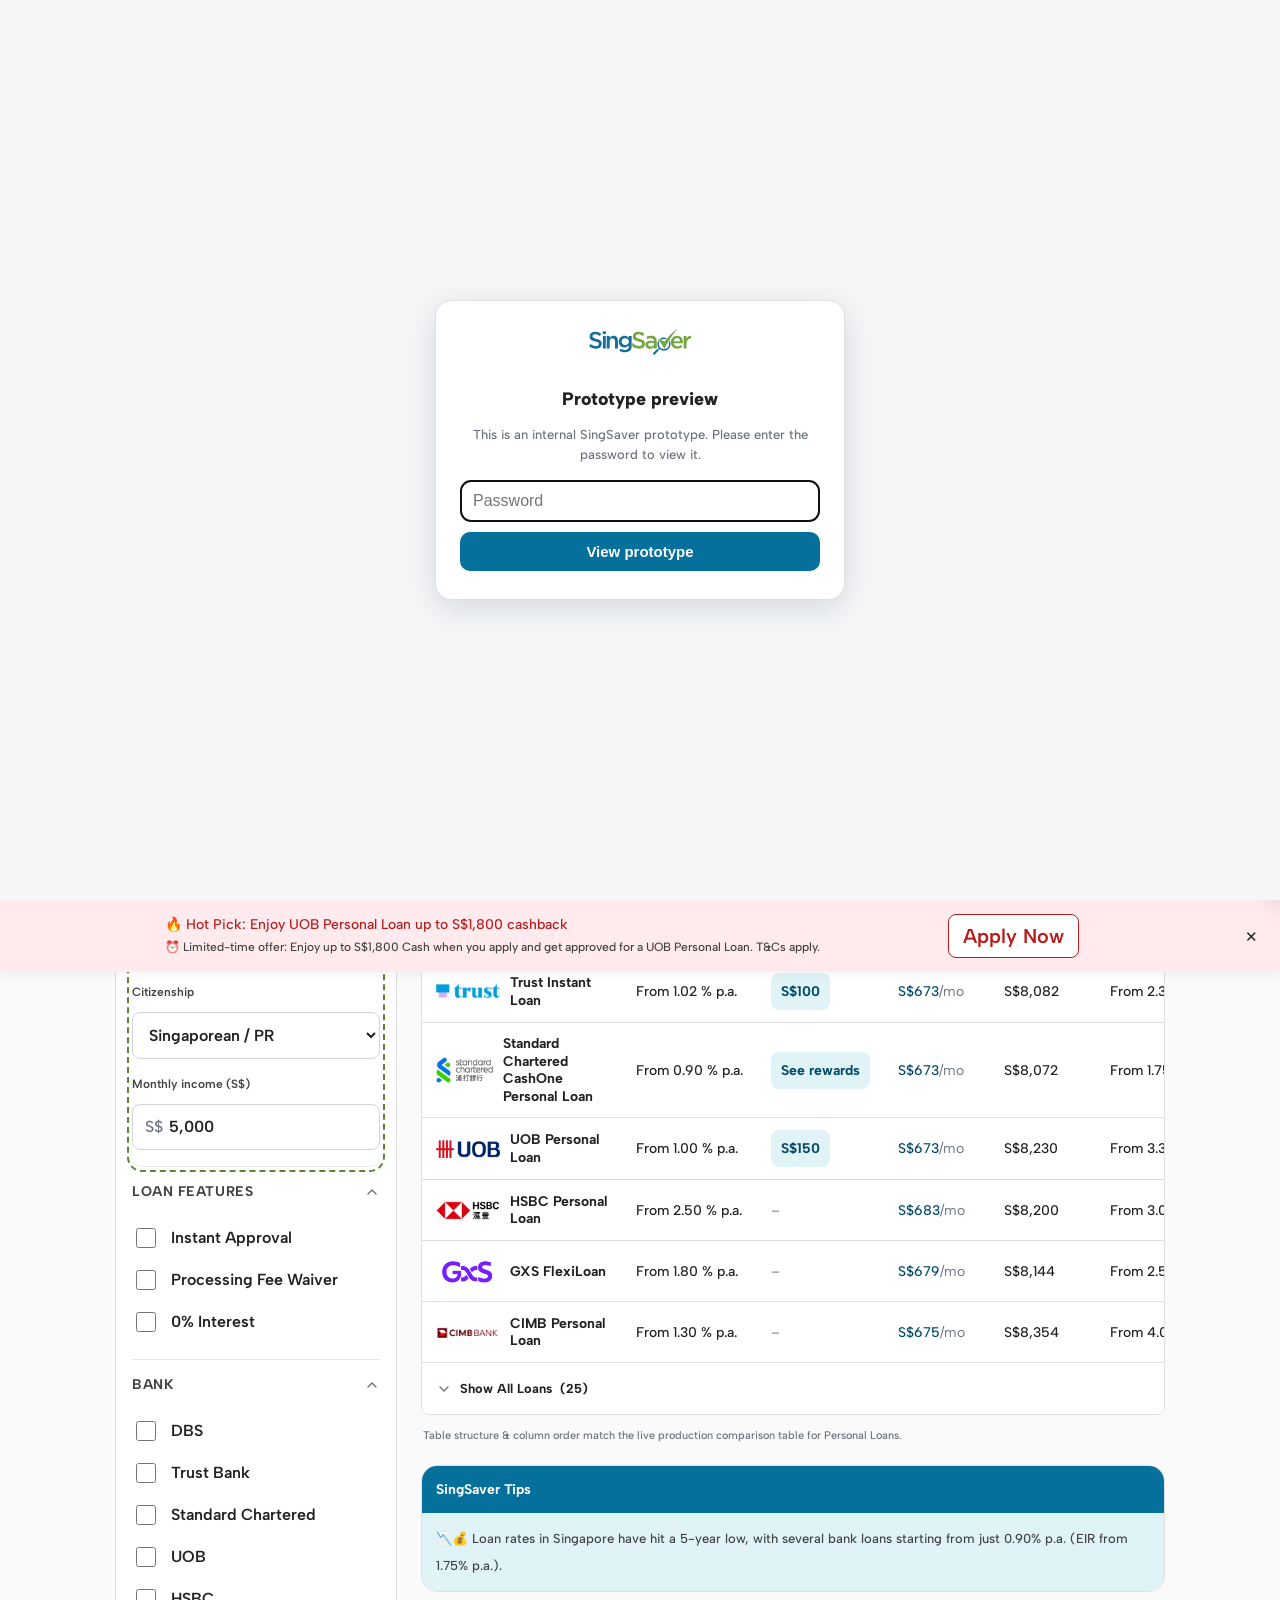
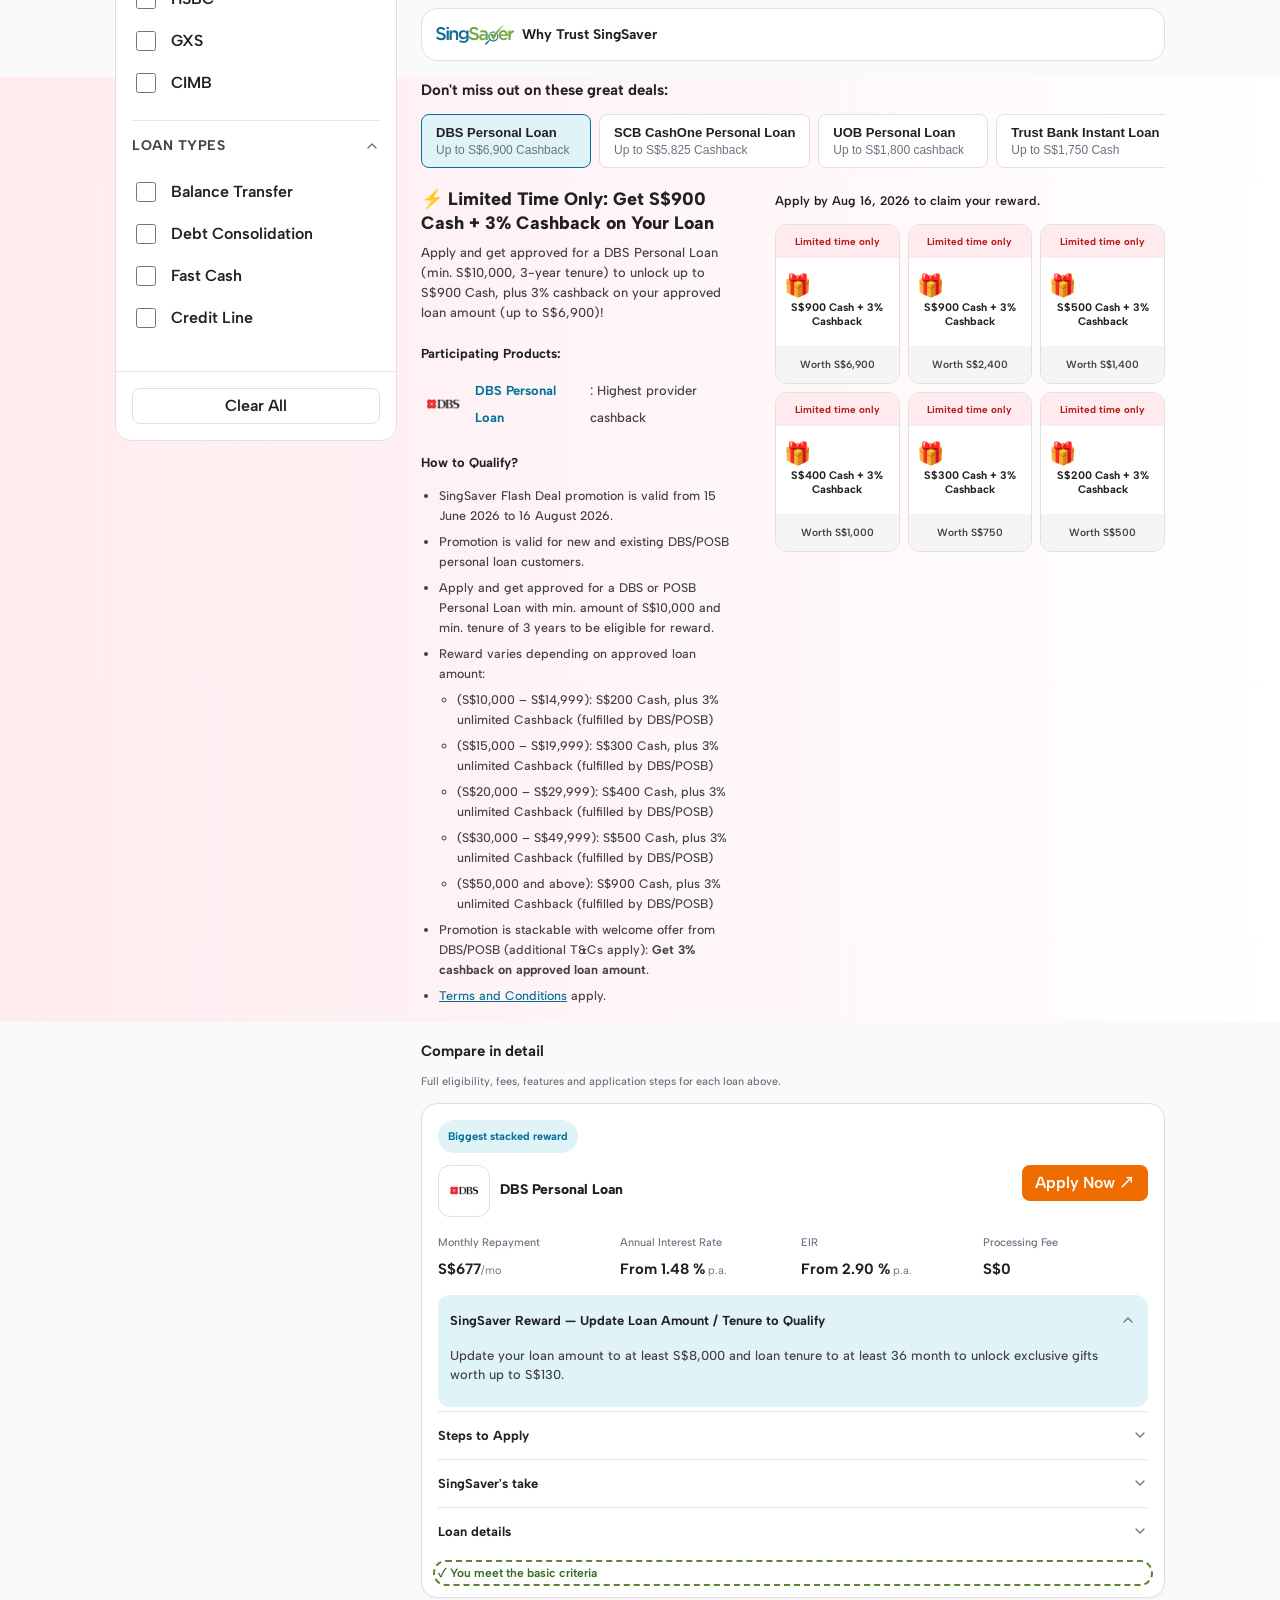
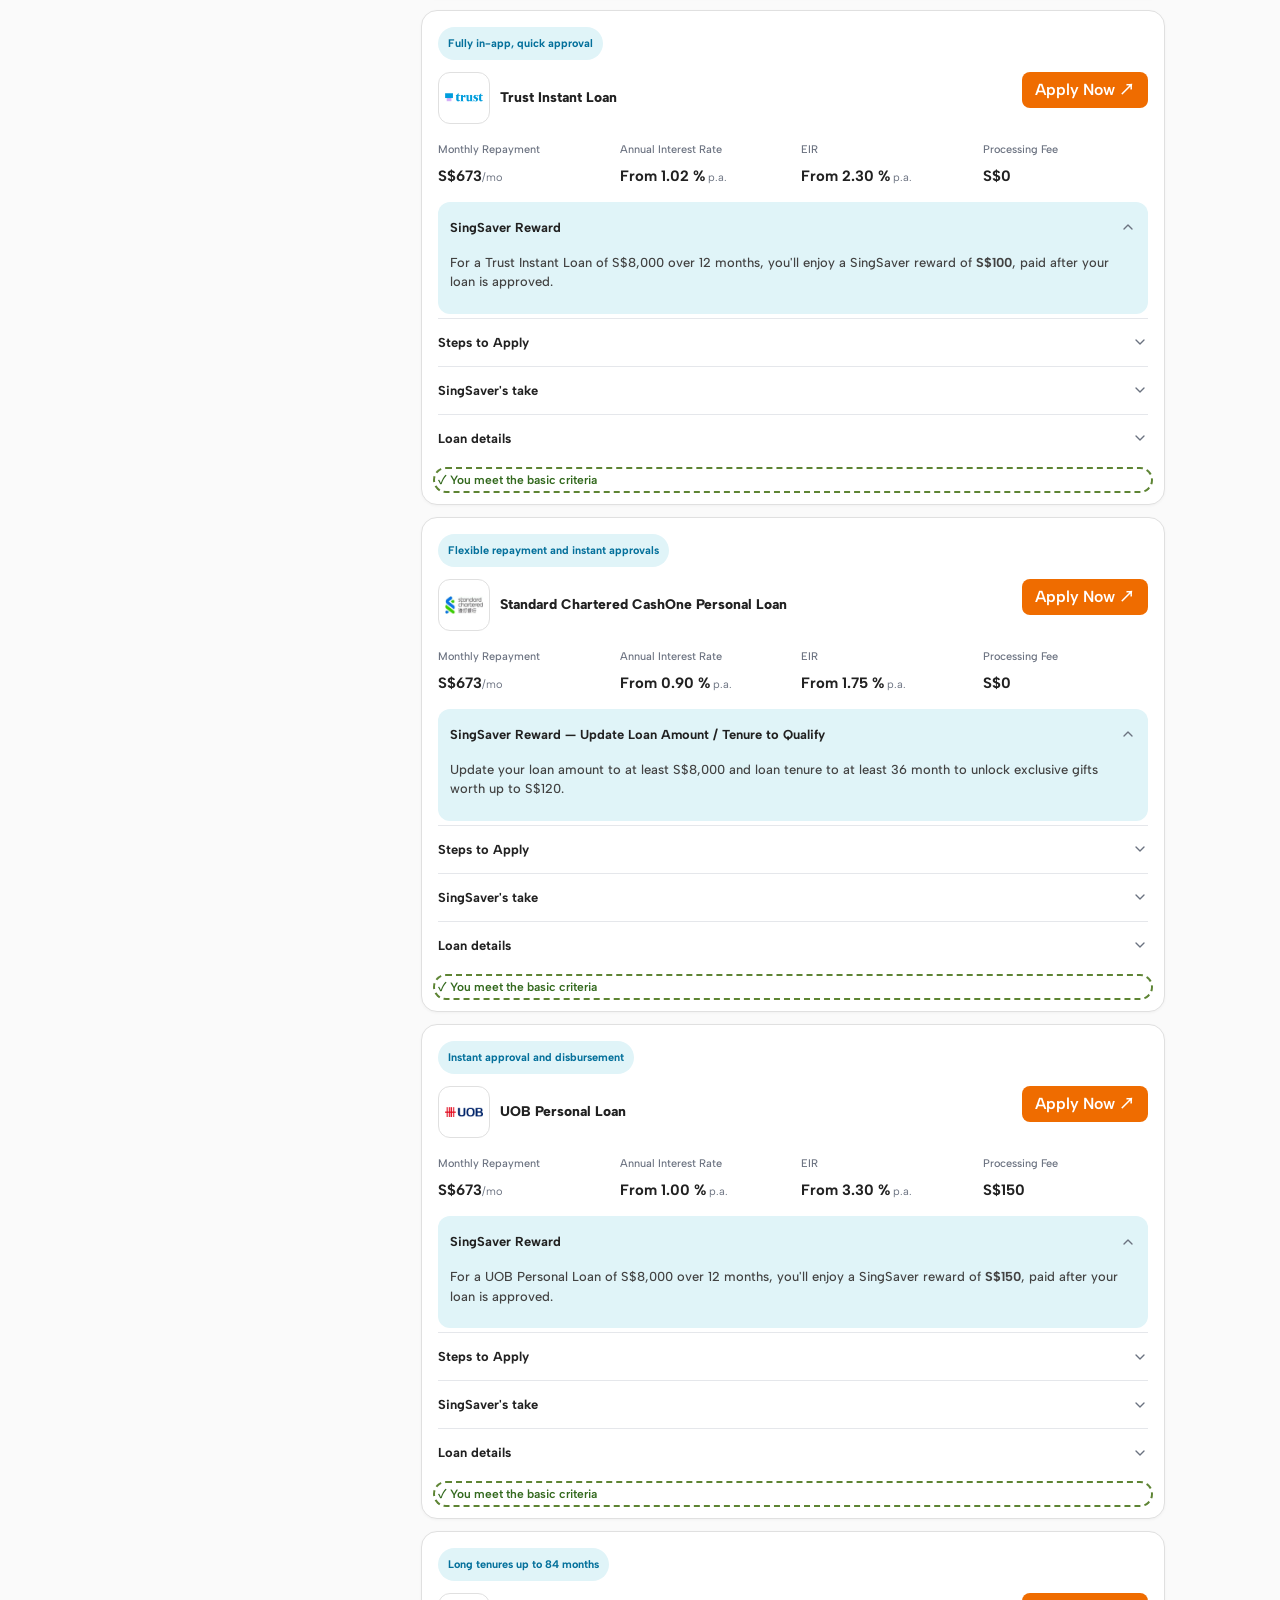
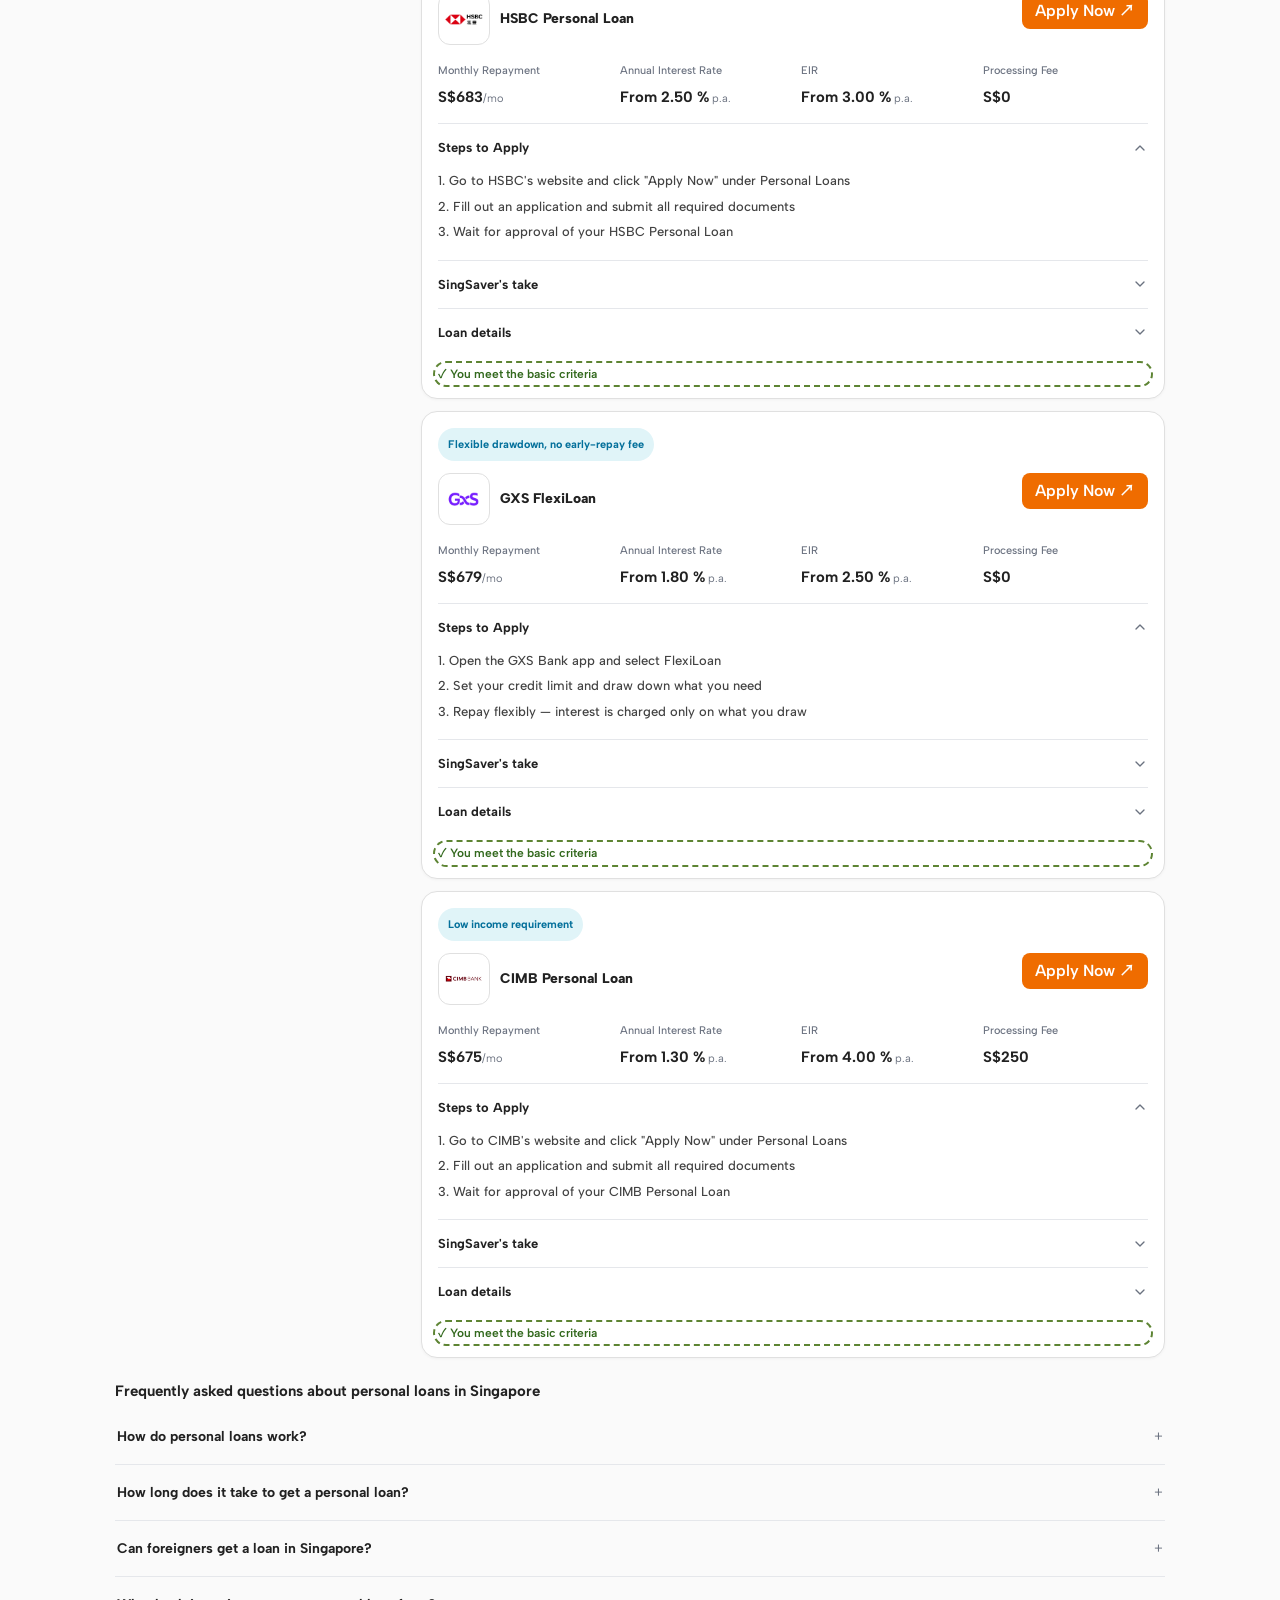
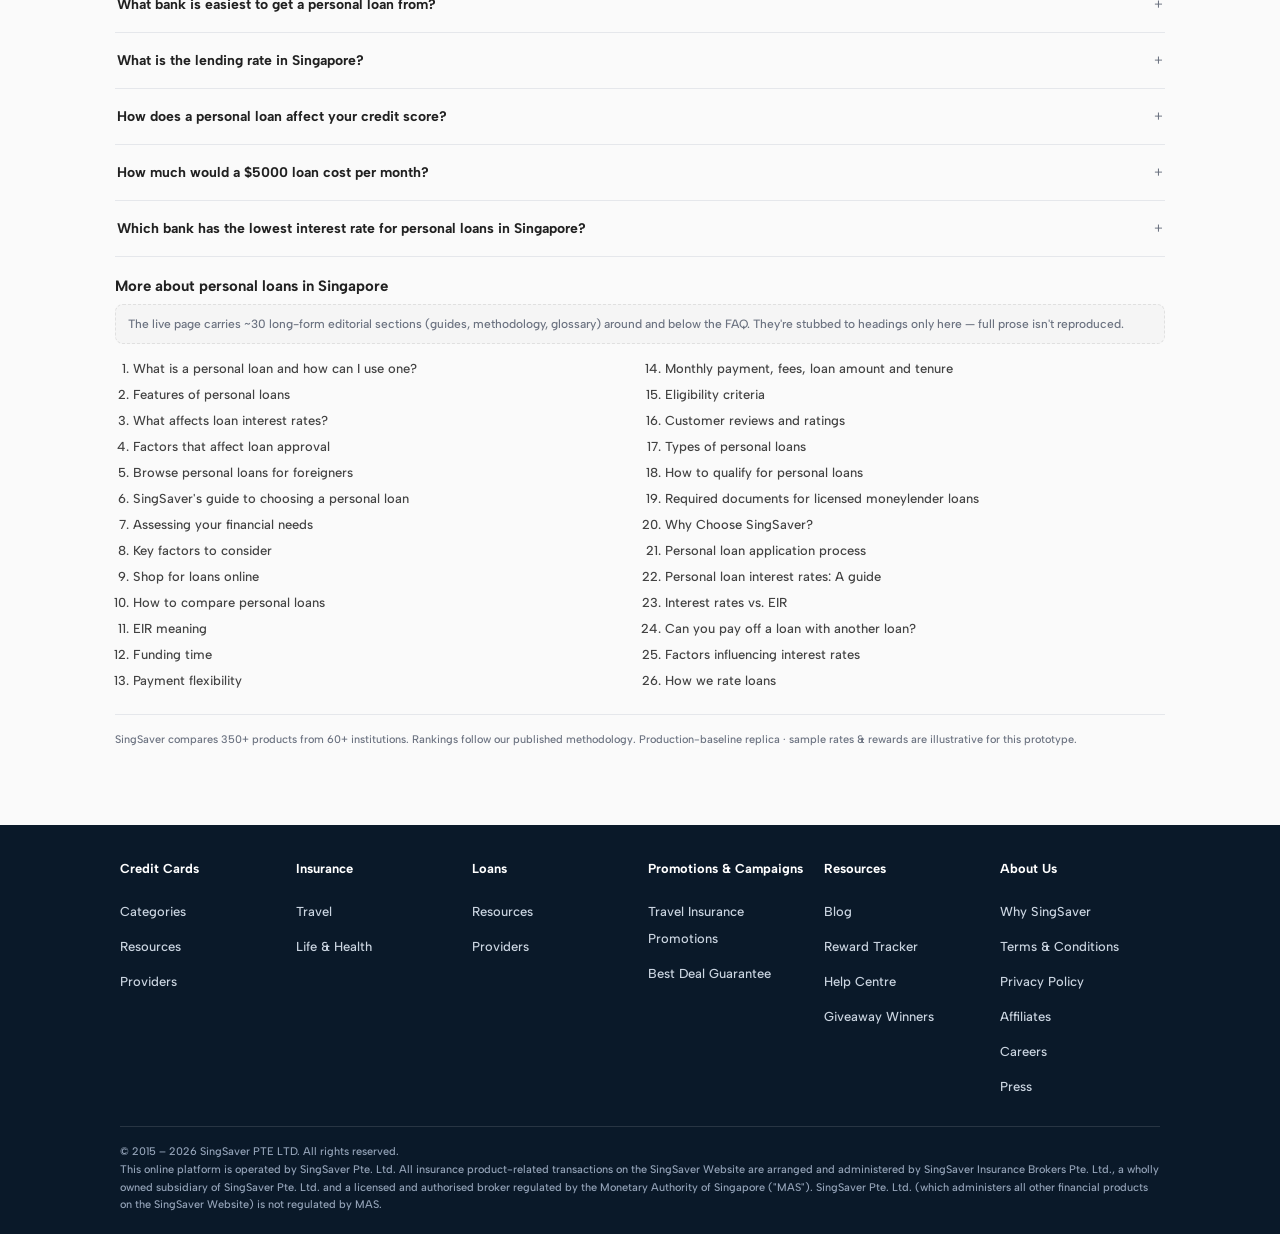
<file: change2-panel/index.html>
<!DOCTYPE html>
<html lang="en" class="brand-singsaver">
<head>
<meta charset="utf-8">
<meta name="viewport" content="width=device-width, initial-scale=1">
<title>SingSaver Personal Loans — redesign (Steps 1–2: Sort &amp; Filter, Calculator + eligibility)</title>
<link rel="stylesheet" href="assets/fonts.css">
<link rel="stylesheet" href="assets/tokens.css">
<link rel="stylesheet" href="assets/grid.css">
<link rel="stylesheet" href="assets/components/buttons.css">
<style>
  body { background: var(--fill-base); color: var(--text-primary); margin:0; }
  .baseline-tag { background:#0f172a; color:#fff; font-size:11px; font-weight:700; text-align:center; padding:5px; letter-spacing:.02em; }

  /* Site header + nav — real TheHeader/DropdownMenu/AccountButton (cms-components):
     one flex row = hamburger(mobile)+logo | centred desktop nav | Log in text (desktop) + round avatar (always). */
  .site { position:relative; z-index:40; background:var(--fill-card); border-bottom:1px solid var(--borders-default); display:flex; align-items:center; gap:10px; padding:10px 14px; }
  .site__menu { border:0; background:none; font-size:20px; cursor:pointer; color:var(--text-primary); width:34px; height:34px; border-radius:8px; flex-shrink:0; }
  .site__menu:hover { background:var(--fill-primary-light); }
  .site__logo { height:22px; flex-shrink:0; }
  .site__right { display:flex; align-items:center; gap:12px; margin-left:auto; flex-shrink:0; }
  .site__login { display:none; font-weight:700; font-size:14px; color:var(--fill-primary-dark); text-decoration:none; }
  .site__acct { border:0; cursor:pointer; width:32px; height:32px; border-radius:50%; background:var(--fill-primary); color:#fff; display:flex; align-items:center; justify-content:center; font-size:15px; flex-shrink:0; }
  .site__nav { display:none; }
  .site__nav.open { display:flex; flex-direction:column; position:absolute; top:100%; left:0; right:0; background:var(--fill-card); border-bottom:1px solid var(--borders-default); padding:4px 14px 10px; box-shadow:0 8px 16px rgba(15,23,42,.10); }
  .site__nav.open a { padding:9px 0; font-size:14px; font-weight:600; color:var(--text-primary); text-decoration:none; border-bottom:1px solid var(--borders-soft); }
  .site__nav.open a:last-child { border-bottom:0; }
  @media(min-width:1024px){
    .site__menu{display:none}
    .site__nav{display:flex !important; position:static; flex-direction:row; flex:1; gap:22px; justify-content:center; box-shadow:none; border-bottom:0; padding:0; background:none}
    .site__nav a{padding:10px 0; border-bottom:0; font-size:14px; font-weight:700; color:var(--text-secondary); text-decoration:none}
    .site__nav a:hover{color:var(--text-primary)}
    .site__login{display:inline-block}
  }

  /* Announcement bar — real "top-page-sticky-content" campaign banner */
  .annbar { display:flex; align-items:center; justify-content:space-between; gap:10px; background:linear-gradient(to right, var(--fill-primary-dark), var(--fill-primary)); color:#fff; padding:8px 14px; font-size:12px; line-height:1.4; }
  .annbar.hidden { display:none; }
  .annbar__txt { flex:1; min-width:0; }
  .annbar__link { color:#fff; text-decoration:underline; font-weight:700; white-space:nowrap; cursor:pointer; }
  .annbar__x { border:0; background:none; color:#fff; opacity:.85; cursor:pointer; font-size:13px; width:26px; height:26px; border-radius:8px; flex-shrink:0; }
  .annbar__x:hover { background:rgba(255,255,255,.18); }

  .crumb { font-size:12px; color:var(--text-muted); margin:10px 0 8px; }
  .wrap { max-width: 1130px; margin: 0 auto; padding: var(--space-3) var(--space-4) var(--space-10); box-sizing:border-box; }
  @media (min-width:768px){ .wrap { padding-left:24px; padding-right:24px; } }
  @media (min-width:1280px){ .wrap { padding-left:40px; padding-right:40px; } }

  .head h1 { font-size: 20px; line-height: 1.22; margin: 0 0 4px; }
  .head__meta { color: var(--text-muted); font-size: 12px; margin: 0 0 6px; }
  .intro-wrap { position:relative; }
  .intro-txt { font-size:13px; line-height:1.5; color: var(--text-secondary); margin:0; overflow:hidden; }
  .intro-txt.clamped { display:-webkit-box; -webkit-line-clamp:2; -webkit-box-orient:vertical; }
  .intro-more { border:0; background:none; color: var(--text-link); font-weight:700; font-size:13px; cursor:pointer; padding:4px 0 0; text-decoration:underline; }

  /* Persona filter tabs — real live labels/order/emoji, horizontal scroll strip of pill links */
  .tabs { display:flex; gap:8px; overflow-x:auto; scrollbar-width:none; padding:10px 0 6px; margin-bottom:2px; }
  .tabs::-webkit-scrollbar { display:none; }
  .tabpill { flex:0 0 auto; border:1px solid var(--borders-form-default); background:var(--fill-card); border-radius:var(--r-pill); padding:7px 14px; font-size:13px; font-weight:600; color:var(--text-primary); text-decoration:none; white-space:nowrap; }
  .tabpill.on { background:var(--fill-primary); border-color:var(--fill-primary); color:var(--text-on-dark); }

  /* Quick Summary */
  .qsum { margin: var(--space-2) 0; }
  .qsum > summary { list-style:none; cursor:pointer; font-weight:700; color:var(--text-primary); font-size:14px; padding:8px 0; display:flex; align-items:center; gap:6px; }
  .qsum > summary::-webkit-details-marker{display:none}
  .qsum__icon { font-weight:400; }
  .qsum__body { font-size:13px; color:var(--text-secondary); padding:2px 0 10px; line-height:1.5; }

  /* Fastest Fulfilment banner (real HeroCampaingFeature block) */
  .promo-card { display:flex; gap:12px; align-items:flex-start; border:1px solid var(--borders-default); border-radius: var(--r-card); background:var(--fill-card); padding: var(--space-3); margin: var(--space-3) 0; }
  .promo-card__ic { width:56px; height:56px; flex-shrink:0; border-radius:var(--r-card-inner); background:var(--fill-primary-light); display:flex; align-items:center; justify-content:center; font-size:26px; }
  .promo-card__body { min-width:0; }
  .promo-card b { font-size:14px; display:block; margin-bottom:2px; }
  .promo-card p { margin:2px 0 0; font-size:13px; color:var(--text-secondary); line-height:1.45; }
  .promo-card p.clamped { display:-webkit-box; -webkit-line-clamp:2; -webkit-box-orient:vertical; overflow:hidden; }
  .promo-card__more { border:0; background:none; color:var(--text-link); font-weight:700; font-size:12px; cursor:pointer; padding:4px 0 0; text-decoration:underline; }

  /* Loan Amount + Tenure calculator (real PersonalLoanFilter — 2 fields). FIX (CDP verification
     round): a previous edit made this bar non-sticky to unblock the table header below — wrong,
     since the live site keeps BOTH the calc bar AND the comparison-table header sticky, STACKED
     (calc pinned at the very top, header pinned directly below it). Restored position:sticky here;
     the table header's own sticky `top` offset is no longer a hard-coded 0 — it reads a CSS custom
     property (--pct-head-top) that JS sets to this bar's actual rendered height (see syncHeadShadow()
     in the script), so the header always pins exactly below the calc bar, stacked with no gap or
     overlap, at every breakpoint. z-index:20 (calc) vs the header's z-index:6 no longer competes for
     the same viewport-top real estate since the two now occupy different `top` offsets. */
  .calc { position:sticky; top:0; z-index:20; background:var(--fill-base); padding: var(--space-2) 0; margin-bottom:2px; }
  .calc__row { display:flex; gap:10px; }
  .calc__fld { flex:1; min-width:0; display:flex; flex-direction:column; gap:6px; }
  .calc__lbl { display:flex; align-items:center; gap:4px; font-size:12px; font-weight:600; color:var(--text-secondary); }
  .calc__help { color:var(--text-muted); cursor:help; font-size:12px; border:1px solid var(--borders-default); border-radius:50%; width:15px; height:15px; display:inline-flex; align-items:center; justify-content:center; line-height:1; }
  .calc__fld input, .calc__fld select { border:1px solid var(--borders-form-default); border-radius: var(--r-button); padding:9px 10px; font:inherit; font-family:var(--font-sans); font-size:16px; font-weight:700; color:var(--text-primary); background:var(--fill-card); width:100%; box-sizing:border-box; }
  .calc__fld input:focus, .calc__fld select:focus { outline:2px solid var(--fill-primary); border-color:transparent; }
  .calc.stuck { box-shadow: 0 4px 10px rgba(15,23,42,.08); border-bottom:1px solid var(--borders-default); }

  /* ============================================================
     CHANGE 2 — the plain 2-field calculator above is production-fidelity
     furniture for Baseline/Change 1 only; under Change 2 it's REPLACED
     entirely (hidden here) by the v20-pattern "Your details" grouped
     block below, which bundles Loan amount + Tenure + Citizenship +
     Monthly income into one collapsible card. */
  body[data-proto-view="change3"] .calc , body[data-proto-view="change4"] .calc , body[data-proto-view="change5"] .calc { display:none; }

  /* ============================================================
     CHANGE 2 — "Your details" grouped block (matches prototype-v20.html's
     .details pattern exactly): a single details/summary card — "YOUR
     DETAILS" label + a one-line summary ("S$X · N mths · <citizenship> ·
     S$Y/mo") + an "Edit" affordance in the summary row, with all four
     inputs as its body. Open by default; once it scrolls out of view the
     sticky "Your details" summary bar below takes over (see .sticky-summary
     CSS further down + the IntersectionObserver in the script, also reused
     from v20). Shown only under Change 2 — see body[data-proto-view] rule. */
  .details { display:none; background: var(--fill-card); border:1px solid var(--borders-default); border-radius: var(--r-card-inner); margin-bottom: var(--space-3); }
  body[data-proto-view="change2"] .details , body[data-proto-view="change3"] .details , body[data-proto-view="change4"] .details , body[data-proto-view="change5"] .details { display:block; }
  .details > summary { list-style:none; cursor:pointer; padding: 10px 14px; display:flex; align-items:center; justify-content:space-between; gap: 8px; }
  .details > summary::-webkit-details-marker { display:none; }
  .details__label { font-size:10px; color:var(--text-muted); text-transform:uppercase; letter-spacing:.04em; display:block; }
  .details__summary { font-weight:700; font-size:13px; }
  .details__edit { color: var(--text-link); font-weight:600; font-size:13px; white-space:nowrap; }
  .details__body { padding: 0 14px 14px; display:grid; grid-template-columns:1fr 1fr; gap: 12px; }
  .details .fld label { display:block; font-weight:600; font-size:12px; margin-bottom:4px; }
  .details .imoney, .details .iunit { display:flex; align-items:center; border:1px solid var(--borders-form-default); border-radius: var(--r-button); overflow:hidden; }
  .details .imoney span, .details .iunit span { padding: 0 8px; color:var(--text-muted); font-size:12px; font-weight:600; white-space:nowrap; }
  .details .imoney input, .details .iunit input { border:0; outline:0; width:100%; padding:8px 8px 8px 0; font:inherit; font-size:16px; font-weight:700; color:var(--text-primary); }
  .details .iunit input { padding-left:12px; }
  .details .fld select { width:100%; padding: 8px; border:1px solid var(--borders-form-default); border-radius: var(--r-button); font:inherit; font-family:var(--font-sans); font-size:16px; background:var(--fill-card); color:var(--text-primary); }
  /* v20 groups 4 fields at 2 cols on mobile, growing to 3/5 cols on a narrower (640px) max-width
     page; this redesign's wrap is wider (1130px desktop) and only ever holds these same 4 fields,
     so it steps straight to a single 4-col row at tablet+ rather than v20's 3-then-5 split (which
     would leave an empty 5th cell here). */
  @media (min-width:768px){ .details__body{grid-template-columns:repeat(4,1fr)} }

  .section-h { font-size:15px; font-weight:700; margin: var(--space-4) 0 var(--space-1); }
  .section-hint { font-size:11px; color:var(--text-muted); margin: 0 0 var(--space-2); }

  /* Comparison table — real ComparisonTableBuilder/PLColumnSource structure */
  .pct-section { margin: var(--space-3) 0 var(--space-4); }
  /* .pct-wrap's overflow:hidden purely clips .pct-scroll's rounded corners; overflow:clip gives the
     identical visual clip WITHOUT making .pct-wrap a position:sticky-blocking scroll container (unlike
     hidden/auto, 'clip' doesn't establish one) — kept as a fallback-safe pair (invalid `clip` is simply
     ignored by any engine that doesn't parse it, leaving `hidden` — same look either way) since the new
     sticky header shadow below (FIX 3) lives inside this box and needs to reach past it to the page. */
  .pct-wrap { border:1px solid var(--borders-default); border-radius: var(--r-table); background: var(--fill-card); overflow:hidden; overflow:clip; position:relative; }
  .pct-scroll { overflow-x:auto; -webkit-overflow-scrolling:touch; scrollbar-width:none; box-shadow: inset -10px 0 8px -8px rgba(15,23,42,.14); }
  .pct-scroll::-webkit-scrollbar { display:none; }
  .pct-table { border-collapse:separate; border-spacing:0; width:100%; min-width:760px; background:var(--fill-card); }
  .pct-table th, .pct-table td { padding:12px 14px; text-align:left; white-space:nowrap; vertical-align:middle; }
  /* No column/vertical grid-lines and no inter-row vertical rules on live — only a
     subtle horizontal row separator (border-top) on a white background (verified: ComparisonTableBuilder.tsx
     never adds a vertical border between tbody cells; this replica drops the header's border-l too so nothing reads as a grid). */
  .pct-table td { font-size:13px; font-weight:500; }
  .pct-table thead th { background:var(--fill-alternative-1); font-size:14px; font-weight:700; color:var(--text-primary); white-space:normal; line-height:1.3; }
  .pct-table tbody td { border-top:1px solid var(--borders-default); }
  .pct-table tbody tr:hover td { background:var(--fill-base); }
  @media (min-width:768px){
    .pct-table thead th { font-size:15px; }
    .pct-table td { font-size:14px; }
  }
  .pct-sticky { position:sticky; left:0; z-index:2; background:var(--fill-card); }
  .pct-table thead th.pct-sticky { background:var(--fill-alternative-1); z-index:3; }
  .pct-table tbody tr:hover td.pct-sticky { background:var(--fill-base); }

  /* ============================================================
     STAKEHOLDER-REVIEW FIX 3 — sticky HEADER ROW during vertical scroll (previously only the first
     COLUMN, .pct-sticky, was sticky; the header row scrolled away with the body). Real caveat this
     had to solve: the table's own `<thead>` lives inside .pct-scroll, and .pct-scroll MUST keep real
     overflow-x:auto for horizontal drag on narrow screens — but per the CSS Overflow spec, an element
     can't have a real scrolling x-axis while its y-axis stays invisible to position:sticky's ancestor
     search: pairing overflow-x:auto with any non-'visible' overflow-y (auto, hidden, OR clip — verified
     empirically: 'clip' paired with a scrolling sibling axis is itself demoted to 'hidden' by the UA,
     since the two axes must agree to actually clip-without-scrolling) always turns .pct-scroll into a
     bona fide scroll container, which traps `position:sticky;top` on anything inside it — it can only
     ever stick to the inside of .pct-scroll's own (here, non-scrolling, content-height) box, never to
     the real page. There is no single-element CSS `overflow` combination that lets one axis genuinely
     scroll while the other stays transparent to an ancestor sticky search.

     Fix: don't make the REAL <thead> (inside .pct-scroll) sticky at all — instead add a lightweight
     "shadow" duplicate header (#pctHeadShadow, markup right before .pct-scroll in .pct-wrap) that is
     NOT inside .pct-scroll, so `position:sticky;top:0` on it correctly escapes past .pct-wrap
     (overflow:clip, confirmed non-blocking above) to the real page/viewport. Its own wrapper is
     height:0/overflow:visible so it reserves zero space in flow — before any scroll it sits exactly on
     top of (and pixel-for-pixel matches) the real header underneath, so there's no visible seam or
     duplicate row; once the page scrolls past it, it's the one that visibly stays pinned while the real
     header (still in normal flow inside .pct-scroll) scrolls away beneath it. Column widths are copied
     from the real, already-correctly-laid-out header cells via JS (syncHeadShadow(), called after every
     render()/resize — see script) rather than left to independent auto-layout, so the shadow can never
     drift out of alignment with the real columns below it. Its own inner clip strip is a genuine
     overflow-x:auto container (scrollLeft kept in lockstep with the real .pct-scroll on every 'scroll'
     event — see initHeadShadowSync() in the script) purely so its own first cell can reuse the exact
     same `.pct-sticky` class/mechanism as the real table for the left-pinned "Loan" corner — meaning the
     corner cell is provably pinned on BOTH axes by the same, already-proven CSS this page already uses
     for the real table's first column, just running inside the new shadow instead. aria-hidden since
     it's a purely-visual duplicate of the real (still-present, still-accessible) <thead>.

     CDP verification round: `top` is no longer a hard-coded 0 — the live site stacks this sticky
     header directly BELOW the also-sticky Loan Amount/Tenure calc bar (.calc, restored to sticky
     above), not at the very top of the viewport. `top` reads the CSS custom property --pct-head-top,
     which JS sets to .calc's actual rendered pixel height (varies by breakpoint — see syncHeadShadow()
     in the script, recomputed on every render()/resize/load/ResizeObserver tick alongside the existing
     column-width sync); the `0px` fallback covers the moment before that first runs, and also covers
     any view where .calc is hidden (display:none), so the header still pins to the true top there. */
  .pct-head-shadow { position:sticky; top:var(--pct-head-top, 0px); height:0; overflow:visible; z-index:6; pointer-events:none; }
  .pct-head-shadow__clip { overflow-x:auto; overflow-y:hidden; scrollbar-width:none; }
  .pct-head-shadow__clip::-webkit-scrollbar { display:none; }
  .pct-head-shadow .pct-table { table-layout:fixed; }
  @media (min-width:1280px){ .pct-head-shadow .pct-table { min-width:100%; } }
  .pct-loan { display:flex; align-items:center; gap:10px; min-width:172px; }
  .pct-loan img { height:26px; width:auto; max-width:64px; object-fit:contain; flex-shrink:0; }
  .pct-loan span { font-weight:700; font-size:13px; color:var(--text-primary); white-space:normal; line-height:1.25; }
  .pct-reward { border:0; background:var(--fill-primary-light); padding:5px 10px; font:inherit; font-weight:700; font-size:13px; color:var(--fill-primary-dark); cursor:pointer; text-align:left; border-radius:var(--r-tooltip); }
  .pct-reward:hover { background:var(--fill-primary-subtle,#e3edff); }
  .pct-reward.pct-na { background:none; padding:0; color:var(--text-muted); font-weight:400; cursor:pointer; }
  .pct-reward.pct-na:hover { background:none; text-decoration:underline; }
  .mhg-btn--outline-cta { background:var(--fill-card); color:var(--buttons-cta); border-color:var(--buttons-cta); }
  .mhg-btn--outline-cta:hover:not(:disabled):not([aria-disabled="true"]) { background:var(--fill-alternative-1); color:var(--buttons-cta-hover); border-color:var(--buttons-cta-hover); }
  .pct-monthly { font-weight:700; color:var(--fill-primary-dark); }
  .pct-src { font-size:11px; color:var(--text-muted); margin:8px 2px 0; }
  @media (min-width:768px){ .pct-loan span, .pct-reward { font-size:14px; } }
  @media (min-width:1280px){ .pct-table { min-width:100%; } }

  /* Show All Loans — real chevron header + logo strip, part of the ComparisonTable component */
  .showall { border-top:1px solid var(--borders-default); background:var(--fill-card); }
  .showall > summary { list-style:none; cursor:pointer; padding:12px 14px; font-weight:700; font-size:13px; display:flex; align-items:center; gap:8px; }
  .showall > summary::-webkit-details-marker { display:none; }
  .showall__chev { display:inline-flex; width:16px; height:16px; color:var(--text-muted); transition:transform .2s; }
  .showall[open] .showall__chev { transform:rotate(180deg); }
  .chev-caret { width:14px; height:14px; vertical-align:middle; margin-left:2px; transition:transform .15s ease; }
  .details[open] > summary .details__edit .chev-caret { transform:rotate(180deg); }
  .mcarousel__chev { width:20px; height:20px; }
  .showall__body { padding:0 14px 14px; }
  .showall__note { font-size:12px; color:var(--text-muted); margin:0 0 10px; }
  .showall__strip { display:flex; flex-wrap:wrap; gap:8px; }
  .showall__chip { border:1px solid var(--borders-default); border-radius:999px; padding:6px 12px; font-size:13px; font-weight:600; color:var(--text-primary); background:var(--fill-alternative-1); }

  /* SingSaver Tips */
  .tips { border-radius: var(--r-card); overflow:hidden; border:1px solid var(--borders-default); margin: var(--space-4) 0; }
  .tips__h { background: var(--fill-primary); color:var(--text-on-dark); font-weight:700; padding:10px 14px; font-size:14px; }
  .tips__b { background: var(--fill-primary-light); padding:12px 14px; font-size:13px; color:var(--text-secondary); }

  /* Why Trust SingSaver */
  .wts { border:1px solid var(--borders-default); border-radius: var(--r-card); background: var(--fill-card); margin: var(--space-3) 0; }
  .wts > summary { list-style:none; cursor:pointer; padding:12px 14px; display:flex; align-items:center; gap:8px; font-weight:700; font-size:14px; }
  .wts > summary::-webkit-details-marker { display:none; }
  .wts img { height:20px; }
  .wts__body { padding:0 14px 14px; font-size:13px; color:var(--text-secondary); line-height:1.55; }
  .wts__body ul { margin:8px 0 0; padding-left:18px; }
  .wts__body li { margin-bottom:6px; }

  /* "Don't miss out on these great deals" — real Promotional Campaigns PL block
     (fe-services CreditCardPromotion.tsx + ComponentCredtiCardPromotion/* — the actual component the live PL page
     renders for this section, NOT the generic PromotionalBanner). Deal tabs across the top; selected deal =
     left column (title/blurb/Participating Products/How to Qualify) + right column (reward-tier gift grid). */
  .promoblk { margin: var(--space-4) 0; }
  .promoblk__h { font-size:15px; font-weight:700; margin:0 0 10px; }
  .promoblk__tabs { display:flex; gap:8px; overflow-x:auto; scrollbar-width:none; padding-bottom:4px; margin-bottom:16px; }
  .promoblk__tabs::-webkit-scrollbar { display:none; }
  .promoblk__tab { flex:0 0 auto; text-align:left; border:1px solid var(--borders-default); background:var(--fill-card); border-radius:8px; padding:10px 14px; cursor:pointer; min-width:170px; }
  .promoblk__tab b { display:block; font-size:13px; color:var(--text-primary); line-height:1.3; }
  .promoblk__tab span { font-size:12px; color:var(--text-muted); }
  .promoblk__tab.on { background:var(--fill-primary-light); border-color:var(--fill-primary); }
  .promoblk__body { display:flex; flex-direction:column; gap:20px; }
  .promoblk__left { min-width:0; }
  .promoblk__title { font-size:18px; font-weight:800; margin:0 0 8px; line-height:1.3; }
  .promoblk__blurb { font-size:13px; color:var(--text-secondary); line-height:1.55; margin:0 0 14px; }
  .promoblk__h4 { font-size:13px; font-weight:700; margin:0 0 8px; }
  .promoblk__product { display:flex; align-items:center; gap:10px; margin-bottom:16px; }
  .promoblk__product img { height:22px; width:auto; max-width:56px; object-fit:contain; flex-shrink:0; }
  .promoblk__prodname { font-weight:700; color:var(--text-link); font-size:13px; }
  .promoblk__prodlabel { font-size:13px; color:var(--text-secondary); }
  .promoblk__qual { font-size:12.5px; line-height:1.6; color:var(--text-secondary); margin:0 0 16px; padding-left:18px; }
  .promoblk__qual li { margin-bottom:6px; }
  .promoblk__qual ul { margin:6px 0; padding-left:18px; }
  .promoblk__qual a { color:var(--text-link); text-decoration:underline; }
  .promoblk__tbl { width:100%; border-collapse:collapse; font-size:12px; margin:6px 0 12px; }
  .promoblk__tbl th, .promoblk__tbl td { border:1px solid var(--borders-default); padding:6px 8px; text-align:left; }
  .promoblk__tbl th { background:var(--fill-alternative-1); font-weight:700; }
  .promoblk__right { min-width:0; }
  .promoblk__applyby { font-size:12.5px; font-weight:600; color:var(--text-primary); margin:0 0 10px; }
  .promoblk__grid { display:grid; grid-template-columns:repeat(3,1fr); gap:8px; }
  .gifttile { border:1px solid var(--borders-default); border-radius:12px; overflow:hidden; background:var(--fill-card); display:flex; flex-direction:column; }
  .gifttile__tag { background:var(--highlight-red-light); color:var(--highlight-red-dark); font-size:10px; font-weight:700; text-align:center; padding:3px 4px; }
  .gifttile__body { flex:1; display:flex; align-items:center; justify-content:center; padding:12px 8px; min-height:64px; }
  .gifttile__ic { font-size:22px; line-height:1; margin-bottom:4px; }
  .gifttile__amt { font-size:11px; font-weight:700; color:var(--text-primary); text-align:center; line-height:1.3; }
  .gifttile__worth { background:var(--fill-alternative-1); color:var(--text-secondary); font-size:10.5px; font-weight:600; text-align:center; padding:5px 4px; }
  /* Real component renders the gift grid inline in the left column on mobile/tablet (ProductCampaignGifts,
     "block lg:hidden"), and as its own right column on desktop ("hidden lg:block") — not both at once. */
  .promoblk__giftslot--mobile { display:block; margin:0 0 16px; }
  .promoblk__giftslot--desktop { display:none; }
  @media (min-width:768px){
    .promoblk__body { flex-direction:row; justify-content:space-between; gap:32px; }
    .promoblk__left { flex:1; max-width:636px; }
    .promoblk__right { flex-shrink:0; width:340px; }
    .promoblk__grid { grid-template-columns:repeat(3,1fr); }
    .promoblk__giftslot--mobile { display:none; }
    .promoblk__giftslot--desktop { display:block; }
  }
  @media (min-width:1280px){ .promoblk__right { width:390px; } }

  /* ============================================================
     BASELINE-FIDELITY FIX 1 — full-bleed campaign background tint that
     switches per selected deal tab. Real component: fe-services
     src/components/cms/components-user/ComponentCredtiCardPromotion/
     ProductCampaignBackground.tsx ("ProductsCampaignBackground") +
     helpers/getColorSchema.ts — an absolutely-positioned, full-bleed div
     sits behind the whole block; its gradient = the active campaign's
     CMS-configured `color` field (green/red/blue/yellow/orange) resolved
     to `linear-gradient(to right, var(--colors-campaign-{c}-1), white)`.
     Those --colors-campaign-* vars are CMS/Figma-only and aren't in this
     repo's tokens.css, so APPROXIMATED with the closest existing tokens:
     DBS + UOB both use the "red" schema (--highlight-red-light →
     --fill-card, i.e. rose/pink); SCB + Trust both use the "green" schema
     (--highlight-green-light → --fill-card, mint). The real component only
     has 5 discrete colour keys, so two campaigns sharing one key is
     expected — the "rose" vs "very light pink" / "mint" vs "light
     mint-green" difference the brief describes reads as a difference in
     surrounding copy/tile density, not a distinct colour value.
     Full-bleed is done by JS-measuring the true viewport width + the
     block's own offset from the viewport edge (layoutCampaignBg() below),
     not the `100vw` CSS trick (which overflows the page by the
     scrollbar's width) — a more robust rebuild of the same idea the real
     component uses (a `visualViewport`-driven inline pixel width). This
     is unaffected by the Sort & Filter left column below (the tint is
     measured off .promoblk's own live position, not assumed centering). */
  .promoblk { position:relative; z-index:0; }
  .promoblk__bg { position:absolute; top:0; bottom:0; left:0; z-index:-1; pointer-events:none; transition:background .3s ease; }
  .promoblk__bg--pink  { background: linear-gradient(to right, var(--highlight-red-light), var(--fill-card)); }
  .promoblk__bg--green { background: linear-gradient(to right, var(--highlight-green-light), var(--fill-card)); }

  /* Product detail cards (real cms-components ProductCard/ set) */
  .cards { display:flex; flex-direction:column; gap: var(--space-3); }
  .loan { border:1px solid var(--borders-default); border-radius: var(--r-card); background: var(--fill-card); padding: var(--space-4); box-shadow: var(--shadow-card); }
  .loan__tag { display:inline-block; background: var(--fill-primary-light); color: var(--text-link); font-size:11px; font-weight:700; border-radius: var(--r-pill); padding:3px 10px; margin-bottom: var(--space-3); }
  .loan__head { display:flex; flex-direction:column; align-items:stretch; gap:12px; margin-bottom: var(--space-3); }
  .loan__id { display:flex; align-items:center; gap:10px; min-width:0; }
  .loan__logobox { display:flex; align-items:center; justify-content:center; flex-shrink:0; width:52px; height:52px; box-sizing:border-box; padding:6px; border:1px solid var(--borders-default); border-radius: var(--r-card-inner); background: var(--fill-card); }
  .plogo-lg { max-width:100%; max-height:100%; object-fit:contain; display:block; }
  .loan__name { font-weight:800; font-size:14px; line-height:1.3; color:var(--text-primary); }
  .loan__ctawrap .mhg-btn { width:100%; }
  @media (min-width: 768px){ .loan__head{flex-direction:row;align-items:flex-start;justify-content:space-between;gap:10px} .loan__ctawrap .mhg-btn{width:auto} }

  .loan__grid2 { display:grid; grid-template-columns:1fr 1fr; gap:10px 16px; margin: var(--space-3) 0; }
  .g2 .l { font-size:11px; color:var(--text-muted); } .g2 .v { font-size:15px; font-weight:700; } .g2 .v small{font-weight:400;font-size:11px;color:var(--text-muted)}
  @media (min-width: 768px){ .loan__grid2{grid-template-columns:repeat(4,1fr)} }

  .acc { border-top:1px solid var(--borders-soft); }
  .acc > summary { list-style:none; cursor:pointer; padding:10px 0; display:flex; align-items:center; justify-content:space-between; font-weight:700; font-size:13px; }
  .acc > summary::-webkit-details-marker { display:none; }
  .acc > summary::after { content:""; flex-shrink:0; width:16px; height:16px; background-color:var(--text-muted); -webkit-mask:url("data:image/svg+xml,%3Csvg xmlns='http://www.w3.org/2000/svg' viewBox='0 0 24 24'%3E%3Cpath d='M6 9l6 6 6-6' fill='none' stroke='black' stroke-width='2' stroke-linecap='round' stroke-linejoin='round'/%3E%3C/svg%3E") center/contain no-repeat; mask:url("data:image/svg+xml,%3Csvg xmlns='http://www.w3.org/2000/svg' viewBox='0 0 24 24'%3E%3Cpath d='M6 9l6 6 6-6' fill='none' stroke='black' stroke-width='2' stroke-linecap='round' stroke-linejoin='round'/%3E%3C/svg%3E") center/contain no-repeat; transition:transform .15s ease; } .acc[open] > summary::after { transform:rotate(180deg); }
  .acc__body { padding: 0 0 12px; font-size:12px; color:var(--text-secondary); }
  .acc--reward { background:var(--fill-primary-light); border-radius:var(--r-card-inner); border-top:0; padding:0 12px; margin:0 0 4px; }
  .acc--reward > summary { padding:12px 0; }
  .acc--reward .acc__body { padding-bottom:14px; }
  .offer-blurb { font-size:13px; color:var(--text-secondary); margin:0 0 8px; line-height:1.5; }
  .dlrow { display:flex; justify-content:space-between; gap:12px; padding:6px 0; font-size:14px; }
  .dlrow .k { color:var(--text-secondary); } .dlrow .v { font-weight:700; color:var(--text-primary); text-align:right; }
  .featlist { list-style:none; margin:6px 0 0; padding:0; display:flex; flex-direction:column; gap:8px; }
  .featlist li { display:flex; gap:8px; font-size:13px; color:var(--text-secondary); align-items:flex-start; line-height:1.4; }
  .ic-pro { color:var(--success); font-weight:800; }
  .stepslabel { font-size:11px; font-weight:700; letter-spacing:.04em; text-transform:uppercase; color:var(--text-muted); margin:0 0 6px; }
  .steplist { margin:0 0 4px; padding-left:0; list-style:none; font-size:13px; color:var(--text-secondary); line-height:1.5; }
  .steplist li { margin-bottom:6px; }

  /* FAQ (real, verbatim) */
  .faq { margin:var(--space-5) 0 var(--space-4); }
  .faq__item { border-bottom:1px solid var(--borders-soft); }
  .faq__item > summary { list-style:none; cursor:pointer; padding:14px 2px; font-weight:700; font-size:14px; display:flex; justify-content:space-between; gap:10px; }
  .faq__item > summary::-webkit-details-marker { display:none; }
  .faq__item > summary::after { content:"+"; color:var(--text-muted); font-weight:400; } .faq__item[open] > summary::after { content:"–"; }
  .faq__item p { margin:0 2px 14px; font-size:13px; line-height:1.55; color:var(--text-secondary); }

  /* Long-form editorial section — headings only, stubbed */
  .stub-note { font-size:12px; color:var(--text-muted); background:var(--fill-alternative-1); border:1px dashed var(--borders-default); border-radius:8px; padding:10px 12px; margin:0 0 12px; line-height:1.5; }
  .stub-list { columns:1; margin:0; padding-left:18px; font-size:13px; color:var(--text-secondary); line-height:2; }
  @media (min-width:768px){ .stub-list{columns:2; column-gap:32px;} }

  /* Site footer (real) */
  .site-foot { background:#0a1929; color:#cbd5e1; padding:28px 16px 20px; margin-top:var(--space-5); }
  .site-foot__grid { max-width:1040px; margin:0 auto; display:grid; grid-template-columns:1fr 1fr; gap:22px 16px; }
  .site-foot__col h4 { font-size:13px; font-weight:700; color:#fff; margin:0 0 10px; }
  .site-foot__col a { display:block; font-size:13px; color:#cbd5e1; text-decoration:none; padding:4px 0; }
  .site-foot__col a:hover { color:#fff; }
  .site-foot__legal { max-width:1040px; margin:22px auto 0; border-top:1px solid rgba(255,255,255,.12); padding-top:16px; font-size:11px; color:#94a3b8; line-height:1.6; }
  @media (min-width:768px){ .site-foot__grid { grid-template-columns:repeat(3,1fr); } }
  @media (min-width:1024px){ .site-foot__grid { grid-template-columns:repeat(6,1fr); } }

  .trust-foot { margin-top: var(--space-5); font-size:11px; color: var(--text-muted); border-top:1px solid var(--borders-soft); padding-top: 12px; }

  /* ============================================================
     BASELINE-FIDELITY FIX 2 — sticky bottom "Hot Pick" promo bar
     (currently missing). Real component: fe-services
     src/components/cms/components-user/SimpleStickyFooter.tsx — a CMS-driven
     `ComponentSimpleStickyFooter`: title + RichText content + one Button +
     a colour_shema. The RED scheme = light rose/pink bar background
     (`bg-highlights/red-light`) + a red outline button
     (`border-campaign/red-3`/`text-campaign/red-3`, hover-fills solid) —
     exactly the "light-pink bar / red outline Apply Now" the task
     describes. Approximated with this repo's --highlight-red-light /
     --highlight-red-dark tokens since --colors-campaign-red-3 isn't in
     tokens.css (see new .mhg-btn--outline-red in buttons.css). Behaviour
     matches the real component: hidden until the user has scrolled >10px,
     auto-hides once the site footer scrolls into view (guarded
     IntersectionObserver), dismissible via ✕ — session-only, no
     persistence (matches the real component's plain React state, not
     localStorage/sessionStorage). This is production furniture (fidelity),
     not a Step-1 redesign proposal — never wrapped in "✨ changes". */
  .hotpick { position:fixed; left:0; right:0; bottom:0; z-index:46; background:var(--highlight-red-light); box-shadow:0 -4px 16px rgba(15,23,42,.12); transform:translateY(0); transition:transform .3s ease-out; }
  .hotpick.hidden { transform:translateY(100%); }
  .hotpick__inner { max-width:990px; margin:0 auto; display:flex; flex-direction:column; gap:8px; padding:12px 16px calc(10px + env(safe-area-inset-bottom, 0px)); box-sizing:border-box; }
  .hotpick__main { display:flex; flex-direction:column; gap:4px; min-width:0; }
  .hotpick__title { margin:0; display:flex; align-items:flex-start; justify-content:space-between; gap:10px; font-size:14px; font-weight:700; color:var(--highlight-red-dark); line-height:1.35; }
  .hotpick__titlelink { color:inherit; text-decoration:none; }
  .hotpick__titlelink:hover { text-decoration:underline; }
  .hotpick__body { margin:0; font-size:12px; line-height:1.5; color:var(--text-secondary); }
  .hotpick__cta { display:flex; align-items:center; }
  .hotpick__apply { width:100%; }
  .hotpick__x { border:0; background:none; cursor:pointer; font-size:15px; line-height:1; color:var(--text-primary); flex-shrink:0; width:26px; height:26px; border-radius:6px; }
  .hotpick__x:hover { background:rgba(15,23,42,.06); }
  .hotpick__x--desktop { display:none; }
  @media (min-width:1024px){
    .hotpick__inner { flex-direction:row; align-items:center; justify-content:space-evenly; gap:24px; padding:14px 56px 14px 20px; position:relative; }
    .hotpick__main { flex:1; }
    .hotpick__x--mobile { display:none; }
    .hotpick__x--desktop { display:inline-flex; align-items:center; justify-content:center; position:absolute; right:16px; top:50%; transform:translateY(-50%); }
    .hotpick__apply { width:auto; }
  }
  /* Keep clear of any open drawer/panel so its footer controls (Apply/Close) stay reachable —
     incl. the Sort & Filter drawer added in Step 1, on mobile/tablet where it's an overlay. */
  body:has(.backdrop.open) .hotpick,
  body:has(#sfPanel.open) .hotpick { transform:translateY(100%) !important; }

  /* Reward drawer (real RewardsMobileDrawer / RewardsDesktopDialog / RewardBody shell) */
  .backdrop { position:fixed; inset:0; background:rgba(15,23,42,.5); display:none; z-index:50; } .backdrop.open{display:block}
  .drawer { position:fixed; left:auto; right:0; top:0; bottom:0; width:min(520px,92%); max-width:92%; height:100%; max-height:100%; background:var(--fill-card); border-radius:0; z-index:51; transform:translateX(100%); transition:transform .25s ease; display:flex; flex-direction:column; box-shadow:-8px 0 24px rgba(15,23,42,.18); }
  .drawer.open { transform:translateX(0); }
  .drawer__head { display:flex; align-items:center; justify-content:space-between; gap:8px; padding:16px; border-bottom:1px solid var(--borders-soft); }
  .drawer__head h3 { margin:0; font-size:16px; }
  .drawer__x { border:1px solid var(--borders-default); background:var(--fill-card); border-radius:8px; width:32px; height:32px; cursor:pointer; font-size:16px; }
  .drawer__body { overflow-y:auto; padding:16px; background: var(--fill-alternative-1); }
  .drawer__foot { display:flex; align-items:center; gap:10px; padding:14px 16px; border-top:1px solid var(--borders-soft); background: var(--fill-card); }
  .drawer__foot .nm { font-weight:700; font-size:13px; flex:1; }
  .rgift { border:1px solid var(--borders-default); border-radius:16px; overflow:hidden; background:var(--fill-card); }
  .rgift__hd { display:flex; gap:10px; align-items:flex-start; padding:14px; background:var(--fill-primary-light); border-bottom:1px solid var(--borders-default); }
  .rgift__ic { font-size:20px; line-height:1; }
  .rgift__t { font-weight:800; font-size:14px; color:var(--fill-primary-dark); }
  .rgift__bd { padding:14px; background:var(--fill-card); }
  .rgift__lbl { font-size:12px; font-weight:700; color:var(--text-primary); margin:10px 0 4px; }
  .rgift__opts { margin:0 0 4px; padding-left:18px; font-size:13px; color:var(--text-secondary); }
  .rgift__opts li { margin-bottom:6px; line-height:1.45; }
  .rgift__tc { font-size:11.5px; color:var(--text-muted); line-height:1.5; margin:0; }
  .rgift__banner { background:var(--fill-primary-light); color:var(--fill-primary-dark); font-weight:800; font-size:14px; padding:12px 14px; border-radius:var(--r-card-inner); margin:0 0 6px; }
  /* CHANGE 4 — readable reward-tier table (v13 pattern). Shared by the reward drawer (full table,
     open) and reachable from the product card via the "See the full reward & offer details" link
     (Link → drawer, matching live's cms_rewardModal behaviour — the card itself stays compact). */
  .rwd-tbl { display:flex; flex-direction:column; gap:3px; margin-top:4px; }
  .rwd-tbl__row { display:flex; justify-content:space-between; gap:12px; padding:9px 10px; border-radius:8px; font-size:13px; }
  .rwd-tbl__band { color:var(--text-secondary); }
  .rwd-tbl__gift { font-weight:700; white-space:nowrap; text-align:right; }
  .rwd-tbl__row--head { font-weight:800; border-bottom:1px solid var(--borders-default); border-radius:0; }
  .rwd-tbl__row--head .rwd-tbl__band, .rwd-tbl__row--head .rwd-tbl__gift { color:var(--text-primary); }
  .rwd-tbl__row--you { background:var(--success-bg); border:1px solid var(--success-border); }
  .rwd-tbl__row--you .rwd-tbl__gift { color:var(--success-dark); }
  .rwd-tbl__you { font-size:10px; font-weight:800; text-transform:uppercase; color:var(--success-dark); letter-spacing:.03em; margin-left:6px; white-space:nowrap; }
  .rwd__more { display:inline-block; margin-top:10px; font-size:13px; font-weight:700; color:var(--text-link); text-decoration:none; cursor:pointer; }
  /* CHANGE 4 — "Provider gift on top" line (the lender's own gift, stacked ON TOP OF SingSaver's
     reward — real live "Provider Gift – On Top of SingSaver's", e.g. Trust's FairPrice voucher). */
  /* Provider Gift / Welcome Offer — rendered as its own offer section (card accordion + drawer
     block), matching live. Reuses the existing .gifttile for the gift, so it maps to the Welcome
     Offers CMS entry (Offer Title + List of Gifts + Period) rather than a bespoke callout. */
  .prov-lead { font-size:13px; color:var(--text-secondary); margin:0 0 10px; line-height:1.5; }
  .prov-gifts { display:flex; gap:10px; flex-wrap:wrap; }
  .prov-gifts .gifttile { width:150px; }
  .acc--provider > summary { color:var(--fill-primary-dark); }
  /* Welcome Offer as its OWN boxed card in the drawer — faithful to fe-services
     ProductDetailsSectionWrapper (white rounded card + #01000A14 border + shadow, title header)
     + GrayInfoBlock (grey "Show T&Cs" collapsible). Each offer is a separate box, matching live. */
  .wo-box { border:1px solid rgba(1,0,10,.08); border-radius:var(--r-card); background:var(--fill-card); box-shadow:var(--shadow-md); margin-top:16px; overflow:hidden; }
  .wo-box__hd { background:var(--fill-alternative-1); padding:14px 16px; font-size:14px; font-weight:800; color:var(--text-primary); }
  .wo-box__bd { padding:16px; }
  .wo-box__bd .rgift__opts { margin:0; }
  /* "Show T&Cs" = plain blue underlined link; expanded content = plain bullet list directly below
     (no grey container) — matches the live reward modal. */
  .wo-tnc { margin-top:14px; }
  .wo-tnc__btn { display:inline-block; border:0; background:none; padding:0; font-size:13px; font-weight:700; color:var(--text-link); text-decoration:underline; cursor:pointer; }
  .wo-tnc__body { margin:10px 0 0; padding-left:18px; font-size:12px; color:var(--text-secondary); }
  .wo-tnc__body li { margin-bottom:5px; line-height:1.45; }
  .wo-tnc__body a { color:var(--text-link); }
  .wo-tnc:not(.open) .wo-tnc__body { display:none; }
  .rf__id { display:flex; align-items:center; gap:8px; flex:1; min-width:0; }
  .rf__txt { display:flex; flex-direction:column; min-width:0; }
  .rf__name { font-weight:700; font-size:13px; white-space:normal; }
  .rf__amt { font-size:11px; color:var(--text-muted); }
  /* Desktop/tablet: real AsideModal.tsx is a RIGHT-SIDE panel (md:inset-y-0 md:left-auto md:w-[640px] lg:w-[720px]),
     never a centered/full-screen dialog — only mobile (<768px) stays full-screen/bottom-sheet. */
  @media (min-width: 768px){
    .drawer{ left:auto; right:0; top:0; bottom:0; margin:0; width:520px; max-width:calc(100% - 0px); height:100%; max-height:100%; border-radius:0; transform:translateX(100%); transition:transform .3s ease; box-shadow:-8px 0 24px rgba(15,23,42,.18); }
    .drawer.open{ transform:translateX(0); }
  }
  @media (min-width: 1280px){ .drawer{ width:580px; } }

  /* ============================================================
     REDESIGN STEP 1 — Sort & Filter panel (the only proposed change
     in this file vs the production baseline). Styled from real
     components read live from fe-services (gh api, never cloned):
       components/singsaver/FilterPanelSingsaver.tsx  — mobile: fixed
         full-bleed overlay w/ dimmed backdrop; ≥lg1 (this build: 1024px
         per task spec): "lg1:relative lg1:block lg1:w-1/4 lg1:rounded
         lg1:border" i.e. a persistent, in-flow left column.
       components/singsaver/FiltersSingsaver.tsx        — filter-type
         dispatch (checkbox / single-select / switch).
       components/singsaver/CheckboxSingsaver.tsx       — size-6 rounded
         checkbox + bold label, "mt-2 inline-flex items-center".
       components/templates/ProductResults/Filters.tsx  — FilterHeader
         ("mb-paragraph font-body font-bold") above each filter group.
       components/templates/ProductResults/Sort.tsx     — sort-by-key
         comparator (Popular/featured first, else ascending sortValue).
       components/singsaver/SearchFormSingSaver.tsx     — mobile trigger
         is a fixed icon-only FAB ("lg1:hidden"); this build uses a
         labelled "⇅ Sort & Filter" pill per the task brief instead of
         the bare icon FAB, and places it inline (replacing the persona
         tabs slot) rather than fixed bottom-right — both approximated,
         noted in the report.
     ============================================================ */

  /* Two-column layout: persistent left panel (≥1024px) beside the
     comparison table + "Compare in detail" cards — everything else in
     the page stays a single column, untouched. */
  .pl-layout { display:block; }
  .pl-results { min-width:0; }
  @media (min-width:1024px){
    .pl-layout { display:flex; align-items:flex-start; gap:var(--space-6); }
    .pl-results { flex:1; min-width:0; }
    .sf-trigger-row { display:none; }
  }

  /* Mobile/tablet trigger — replaces the old persona-tab strip slot */
  .sf-trigger-row { margin:0 0 var(--space-3); display:flex; justify-content:flex-end; }
  /* Re-hide ≥1024px (persistent left panel is used there). Repeated AFTER the base rule above so
     source order wins — a media query adds no specificity, so the earlier hide alone loses to this. */
  @media (min-width:1024px){ .sf-trigger-row { display:none; } }
  /* Type = DS button-2 (small-button style: 14/18 w600 mobile → 16/20 tablet+), the scale step
     this control actually is. Was a hard-coded 12px/700 with no line-height. */
  .sf-trigger { display:inline-flex; align-items:center; gap:var(--space-2); border:1px solid var(--borders-form-default); background:var(--fill-card); border-radius:var(--r-pill); padding:var(--space-2) var(--space-3); font-family:var(--font-sans); font-size:var(--font-size-button-2); line-height:var(--line-height-button-2); font-weight:var(--font-weight-button-2); color:var(--text-primary); cursor:pointer; }
  .sf-trigger:hover { background:var(--fill-alternative-1); }

  /* Backdrop (mobile/tablet only — hidden entirely ≥1024px) */
  /* NOTE: the DS has no overlay/scrim colour token (checked tokens.css — nothing under
     overlay/scrim/backdrop), so this raw rgba stays and matches the existing reward drawer. */
  .sf-backdrop { position:fixed; inset:0; background:rgba(15,23,42,.5); display:none; z-index:44; }
  .sf-backdrop.open { display:block; }

  /* Panel shell — mirrors FilterPanelSingsaver.tsx: mobile bottom-sheet →
     tablet right-side sliding panel (same convention as the existing
     reward drawer) → desktop persistent static left column. */
  .sf-panel { position:fixed; left:0; right:0; bottom:0; max-height:88%; background:var(--fill-card); border-radius:var(--r-card) var(--r-card) 0 0; z-index:45; transform:translateY(100%); transition:transform .25s ease; display:flex; flex-direction:column; }
  .sf-panel.open { transform:translateY(0); }
  .sf-panel__head { display:flex; align-items:center; gap:var(--space-2); padding:var(--space-4); border-bottom:1px solid var(--borders-soft); flex-shrink:0; }
  /* Panel title. DS GAP: title-2 is the semantically right style but scales 16/20 → 22/28 at
     tablet+, which is page-title size inside a 280px sidebar. Composed instead from body-2
     size/lh + the DS --font-weight-bold alias, so every value is still token-sourced. */
  .sf-panel__head b { flex:1; font-family:var(--font-sans); font-size:var(--font-size-body-2); line-height:var(--line-height-body-2); font-weight:var(--font-weight-bold); }
  .sf-panel__close { display:inline-flex; align-items:center; justify-content:center; border:1px solid var(--borders-default); background:var(--fill-card); border-radius:var(--r-button); width:32px; height:32px; cursor:pointer; color:var(--text-secondary); flex-shrink:0; }
  .sf-panel__close .sf-ic { width:16px; height:16px; }

  /* MHG DS icons (sprite at the top of <body>) replacing the emoji this panel used to carry.
     currentColor + 1.15em sizing means one rule covers every context: the icon inherits its
     container's text colour and scales with the surrounding font-size instead of being pinned to a
     px value. pointer-events:none keeps clicks/taps on a Loan Types icon landing on its checkbox
     <label>/<input> (see initSortFilter()), never the <svg>/<path>. */
  .ds-sprite { display:none; }
  .sf-ic { width:1.15em; height:1.15em; flex:0 0 auto; fill:currentColor; pointer-events:none; }
  .sf-panel__body { overflow-y:auto; padding:var(--space-1) var(--space-4) var(--space-4); }
  /* CHANGE 2 (2026-08-11) — "Your details" fields inside the panel. Matches the panel's own
     control metrics rather than the old main-area card's. */
  .sf-fld { margin:0 0 var(--space-3); }
  .sf-fld:last-child { margin-bottom:0; }  /* group already has its own 16px bottom padding */
  .sf-fld label { display:block; font-size:12px; font-weight:600; color:var(--text-secondary); margin:0 0 6px; }
  /* Metrics copied from .sf-dropdown__trigger so these controls match every other control in the
     panel (same border, radius, padding, type scale). Previously they were 37-39px tall against the
     panel's 46px, which read as inconsistent padding. */
  .sf-fld select { width:100%; box-sizing:border-box; border:1px solid var(--borders-form-default); border-radius:var(--r-button); padding:var(--space-3); font-family:var(--font-sans); font-size:var(--font-size-body-2); line-height:var(--line-height-body-2); font-weight:var(--font-weight-semibold); background:var(--fill-card); color:var(--text-primary); cursor:pointer; }
  .sf-fld .imoney { display:flex; align-items:center; box-sizing:border-box; border:1px solid var(--borders-form-default); border-radius:var(--r-button); background:var(--fill-card); overflow:hidden; }
  .sf-fld .imoney span { padding:var(--space-3) 0 var(--space-3) var(--space-3); font-family:var(--font-sans); font-size:var(--font-size-body-2); line-height:var(--line-height-body-2); color:var(--text-muted); white-space:nowrap; }
  .sf-fld .imoney input { flex:1 1 auto; min-width:0; border:0; outline:0; background:transparent; padding:var(--space-3) var(--space-3) var(--space-3) 6px; font-family:var(--font-sans); font-size:var(--font-size-body-2); line-height:var(--line-height-body-2); font-weight:var(--font-weight-semibold); color:var(--text-primary); }
  /* CHANGE 2 — "Your details" is a Change-2 addition, so it must not appear in Baseline. */
  #sfAccDetails { display:none; }
  body[data-proto-view="change2"] #sfAccDetails { display:block; }
  /* Padding fix (Xiao En, 2026-07-27 — "the padding is terrible"): the panel's spacing values map to the
     --space-* scale (the .sf-trigger mobile pill keeps off-scale px by design — it is demo chrome, not a DS component), and the vertical rhythm between groups is opened up
     (14px → var(--space-4), 16px) so the panel reads as a set of distinct, breathable sections
     rather than a cramped list. */
  .sf-group { padding:var(--space-4) 0; border-bottom:1px solid var(--borders-soft); }
  .sf-group:last-child { border-bottom:0; }
  /* Font hierarchy fix (Xiao En, 2026-07-27 — "the font hierarchy is very off"; filter font must
     match content side): group labels ("Sort By" / "Loan Types" / "Loan Features" / "Bank") previously
     rendered at --font-size-body-1 — the SAME size as the body copy/controls they labelled, so they
     didn't read as a distinct tier. Now a proper small-caps "eyebrow" label using the caption type
     token (12px mobile / 14px tablet+ — smaller than every control below it at every breakpoint),
     bold + uppercase + letter-spaced, the same treatment already used elsewhere on this page for a
     label sitting above a bigger control (.details__label, .calc__lbl, .stepslabel). Together with
     the token changes below, the panel now has a clear 3-tier scale: group label (caption, uppercase)
     > control/pill text (body-2/form-input, same tokens the comparison table + cards use) > helper
     text (caption, plain case) — matching the content side instead of its own ad-hoc sizes. */
  .sf-group__h { font-family:var(--font-sans); font-size:var(--font-size-caption); line-height:var(--line-height-caption); font-weight:var(--font-weight-bold); text-transform:uppercase; letter-spacing:.04em; margin:0 0 var(--space-2); color:var(--text-secondary); }
  /* Sort By — custom accessible dropdown (button trigger + listbox popup), replacing the native
     <select> (checker/designer fix: "the dropdown font looks wrong" — every browser engine renders
     native <option> lists in the OS font regardless of CSS, so only a custom listbox can guarantee
     Albert Sans end-to-end for both the trigger AND the option list). A visually-hidden native
     <select id="sfSort"> (.sf-native-sort) stays in the DOM purely as the existing state store, so
     every pre-existing reference elsewhere in this file — $('sfSort').value, the 'change' listener +
     Clear All reset in initSortFilter(), .options[selectedIndex].text in updateSortCap() — keeps
     working completely untouched; see initSfSortDropdown() further down the script. */
  .sf-dropdown { position:relative; }
  .sf-dropdown__trigger { width:100%; display:flex; align-items:center; justify-content:space-between; gap:var(--space-2); border:1px solid var(--borders-form-default); border-radius:var(--r-button); padding:var(--space-3); font-family:var(--font-sans); font-size:var(--font-size-body-2); line-height:var(--line-height-body-2); font-weight:var(--font-weight-semibold); background:var(--fill-card); color:var(--text-primary); cursor:pointer; text-align:left; }
  .sf-dropdown__trigger:hover { background:var(--fill-alternative-1); }
  .sf-dropdown__trigger:focus-visible { outline:2px solid var(--fill-primary); outline-offset:1px; border-color:transparent; }
  .sf-dropdown__chev { flex-shrink:0; width:16px; height:16px; color:var(--text-muted); transition:transform .15s ease; }
  .sf-dropdown__trigger[aria-expanded="true"] .sf-dropdown__chev { transform:rotate(180deg); }
  .sf-dropdown__list { position:absolute; left:0; right:0; top:calc(100% + var(--space-1)); z-index:12; margin:0; padding:var(--space-1) 0; list-style:none; border:1px solid var(--borders-form-default); border-radius:var(--r-button); background:var(--fill-card); box-shadow:var(--shadow-md); max-height:240px; overflow-y:auto; }
  .sf-dropdown__list[hidden] { display:none; }
  .sf-dropdown__opt { padding:var(--space-2) var(--space-3); font-family:var(--font-sans); font-size:var(--font-size-body-2); line-height:var(--line-height-body-2); color:var(--text-primary); cursor:pointer; }
  .sf-dropdown__opt:hover, .sf-dropdown__opt.active { background:var(--fill-alternative-1); }
  .sf-dropdown__opt.on { font-weight:var(--font-weight-bold); color:var(--fill-primary-dark); background:var(--fill-primary-light); }
  .sf-native-sort { display:none; }
  /* CheckboxSingsaver real classes: "form-checkbox size-6 rounded border …", "mt-2 inline-flex items-center",
     label = "font-small font-bold" (font-small = 14px) — mapped to --font-size-body-2 (14px mobile /
     16px tablet+) — this is the control/checkbox tier, one step below the caption-tier group labels
     above (see .sf-group__h comment for the full 3-tier scale). Shared by every checkbox group in the
     panel: Loan Types, Loan Features and Bank all render this exact markup/class (CDP verification
     round — Loan Types converted from toggle-pill <button>s to this same checkbox pattern so all
     three multi-select groups read identically; the old .sf-pill/.sf-pills pill-toggle rules they used
     are removed as dead code, no longer referenced anywhere in this file). Icons (Loan Types only)
     sit between the checkbox and label text — the flex row + gap here spaces all three evenly. */
  .sf-check { display:flex; align-items:center; gap:var(--space-3); padding:var(--space-2) 0; cursor:pointer; font-family:var(--font-sans); font-size:var(--font-size-body-2); line-height:var(--line-height-body-2); font-weight:var(--font-weight-semibold); color:var(--text-primary); }
  .sf-check input { width:20px; height:20px; accent-color:var(--fill-primary); flex-shrink:0; border-radius:var(--r-button); border:1px solid var(--borders-form-default); }

  /* Collapsible filter groups (Loan Types / Loan Features / Bank) — compacts the panel by default
     (checker fix: shorten the first fold) using native <details>, the same pattern already used
     everywhere else on this page (.acc/.qsum/.showall/.wts). Sort By stays a single always-visible
     group — one <select> is already compact, no need to hide it behind a summary. Collapsed by
     default at every breakpoint (mobile drawer already scrolls fine on its own; this just means
     less to scroll through there too — a net improvement, not a regression). */
  .sf-acc { border-bottom:1px solid var(--borders-soft); }
  .sf-acc:last-child { border-bottom:0; }
  .sf-acc__sum { padding:var(--space-4) 0; margin:0; cursor:pointer; list-style:none; display:flex; align-items:center; justify-content:space-between; gap:var(--space-2); }
  .sf-acc__sum::-webkit-details-marker { display:none; }
  .sf-acc__chev { flex-shrink:0; width:16px; height:16px; color:var(--text-muted); transition:transform .15s ease; }
  .sf-acc[open] > .sf-acc__sum .sf-acc__chev { transform:rotate(180deg); }
  .sf-acc__body { padding:0 0 var(--space-4); }
  .sf-panel__foot { display:flex; gap:var(--space-3); padding:var(--space-4); border-top:1px solid var(--borders-soft); background:var(--fill-card); flex-shrink:0; }
  .sf-panel__foot .mhg-btn { flex:1; }
  .sf-empty { font-family:var(--font-sans); font-size:var(--font-size-body-2); line-height:var(--line-height-body-2); color:var(--text-secondary); padding:var(--space-4); text-align:center; border:1px dashed var(--borders-default); border-radius:var(--r-card-inner); background:var(--fill-alternative-1); display:flex; flex-direction:column; gap:var(--space-3); align-items:center; }
  .sf-empty .mhg-btn { flex:0 0 auto; }

  @media (min-width:768px){
    .sf-panel { left:auto; right:0; top:0; bottom:0; width:360px; max-width:100%; height:100%; max-height:100%; border-radius:0; transform:translateX(100%); transition:transform .3s ease; box-shadow:var(--shadow-modal); }
    .sf-panel.open { transform:translateX(0); }
  }
  @media (min-width:1024px){
    .sf-backdrop { display:none !important; }
    /* Stakeholder-review fix: the panel was position:sticky (pinned under the sticky calculator as
       the page scrolled). Per review, Sort & Filter should NOT follow the viewport — it now sits in
       normal document flow as a plain in-flow left column and scrolls away with the rest of the page,
       same as it would in a static two-column layout. transform:none !important stays (still needed
       to counteract the mobile/tablet slide-in transform this same element carries at <1024px) but
       there's no sticky offset, no bounded max-height, and no internal overflow-y scroll — the panel
       simply grows to fit its content like any other block in the flex row. */
    .sf-panel { position:static; transform:none !important; transition:none; z-index:10; width:280px; flex-shrink:0; align-self:flex-start; height:auto; border-radius:var(--r-card); border:1px solid var(--borders-default); box-shadow:none; overflow:hidden; }
    .sf-panel__head { flex-shrink:0; }
    .sf-panel__body { flex:1 1 auto; min-height:0; }
    .sf-panel__foot { flex-shrink:0; }
    .sf-panel__close { display:none; }
    #sfApply { display:none; } /* Apply only makes sense to dismiss the mobile/tablet drawer */
  }

  /* ============================================================
     PROTOTYPE VIEW TOGGLE — Change 1 ⇄ Change 2 (demo chrome, EN). Lets a stakeholder flip between
     the refined Change 1 (Sort & Filter — the "before" for THIS review) and Change 2 (Change 1's
     furniture PLUS the calculator/eligibility additions), in place of the old standalone "✨ changes"
     FAB (removed — this toggle is now the primary way to show the diff). Views are CUMULATIVE:
     Change 1 = Sort & Filter furniture; Change 2 = Change 1 + the calculator/eligibility additions
     below — so any CSS gated to "change1, change2" (both listed) is Change-1 chrome that keeps
     showing under Change 2; CSS gated to "change2 only" is this step's own new addition. The
     historical body[data-proto-view="baseline"/"change3"/"change4"/"change5"] selectors elsewhere in
     this file are dormant/unreachable now that PROTO_VIEWS only lists change1/change2 — kept in place
     (harmless) rather than stripped out, so re-adding a further step later is still a 1-line push to
     PROTO_VIEWS plus wiring up its selectors, exactly as before. Default view = Change 2
     (data-proto-view is hard-coded onto <body> in the markup, so there's no flash-of-Change-1 before
     JS runs). */
  .proto-view-bar { position:relative; z-index:39; background:var(--fill-alternative-1); border-bottom:1px solid var(--borders-default); padding:8px 14px; display:flex; align-items:center; gap:10px; flex-wrap:wrap; }
  .proto-view-bar__label { font-size:var(--font-size-caption); font-weight:800; color:var(--text-secondary); text-transform:uppercase; letter-spacing:.04em; }
  /* Pre-existing bug fix (found while verifying no-horizontal-overflow for this pass, unrelated to
     Change 1/2 — this bar is shared demo chrome): the 3 view-toggle pills' combined un-wrapped width
     is wider than a mobile viewport, and being a single flex item they didn't shrink or wrap, causing
     page-level horizontal scroll in every view including Baseline. Letting the pill group itself wrap
     onto 2 lines (still one rounded pill container) fixes it without changing any of its content/labels. */
  .proto-view-toggle { display:inline-flex; flex-wrap:wrap; max-width:100%; background:var(--fill-card); border:1px solid var(--borders-form-default); border-radius:var(--r-pill); padding:3px; gap:2px; }
  .proto-view-btn { border:0; background:none; border-radius:var(--r-pill); padding:6px 14px; font-size:var(--font-size-caption); font-weight:700; color:var(--text-secondary); cursor:pointer; white-space:nowrap; }
  .proto-view-btn.on { background:var(--fill-primary); color:var(--text-on-dark); }
  .proto-aux-btn { border:1px solid var(--borders-form-default); background:var(--fill-card); border-radius:var(--r-pill); padding:6px 12px; font-size:var(--font-size-caption); font-weight:700; color:var(--text-secondary); cursor:pointer; white-space:nowrap; }
  .proto-aux-btn.on { background:var(--fill-primary); color:var(--text-on-dark); border-color:var(--fill-primary); }
  /* Heading (or Change-2 loan count) + Sort & Filter button on ONE line; caption sits below.
     nowrap so the button never drops to its own row and push the table off the first fold. */
  .pct-header { display:flex; align-items:center; justify-content:space-between; gap:12px; flex-wrap:nowrap; margin:0 0 4px; }
  .pct-header .sf-trigger-row { margin:0; flex-shrink:0; }
  .pct-header .section-h { margin:0; min-width:0; }
  /* Change 2 swaps the "Compare Personal Loans" heading for the compact loan count (v20 layout). */
  body[data-proto-view="change2"] #pctHeading , body[data-proto-view="change3"] #pctHeading , body[data-proto-view="change4"] #pctHeading , body[data-proto-view="change5"] #pctHeading { display:none; }

  /* Change 1 ⇄ Change 2: which chrome shows (persona tabs + Sort & Filter trigger/panel) and whether
     .pl-layout reserves a left column at all. Change 1's chrome (sf-trigger-row/sf-panel/sf-backdrop,
     persona tabs) ALSO shows under Change 2 — cumulative, this is a standalone Change-2 review where
     Change 1 is the before/baseline. Everything else on the page (table, cards, promo blocks, FAQ,
     footer) renders identically in both views. The body[data-proto-view="baseline"] selectors below
     are dormant/unreachable (PROTO_VIEWS no longer offers a "baseline" view) — kept, not stripped, in
     case a true production-baseline view is reintroduced later. */
  /* Category browsing lives in this top strip (matches live), not inside the Sort & Filter panel —
     shows at Change 1 AND Change 2 (this build's cumulative furniture). Trimmed to the 6 persona/
     browse pills (the 4 loan-type pills — Balance Transfer/Debt Consolidation/Fast Cash/Credit Line —
     are removed from here and live instead as the "Loan Types" filter group inside the panel, see
     #sfAccLoanTypes below). */
  body[data-proto-view="baseline"] .tabs,
  body[data-proto-view="change1"] .tabs,
  body[data-proto-view="change2"] .tabs { display:flex; }
  body[data-proto-view="change3"] .tabs , body[data-proto-view="change4"] .tabs , body[data-proto-view="change5"] .tabs { display:none; }
  body[data-proto-view="baseline"] .sf-trigger-row,
  body[data-proto-view="baseline"] .sf-panel,
  body[data-proto-view="baseline"] .sf-backdrop { display:none !important; }
  body[data-proto-view="baseline"] .pl-layout { display:block !important; }

  /* "NEW vs live" chip + dashed-outline highlight — kept, now tied directly to the active view
     state (per the brief) instead of a separate always-there toggle: shows automatically whenever
     Change 1 OR Change 2 is the active view (cumulative — Step 1's own additions stay marked when
     viewing Step 2 too, since they're still a diff vs the true production baseline), hides
     automatically in Baseline (where those panels are hidden anyway). */
  /* CHANGE 2 checker round: Baseline (change1) is no longer a "before" that carries its own dashed
     marks — it's the true baseline for THIS review, so it must show zero green annotations, ever
     (removed entirely from every rule below). Change 2 must also mark ONLY its own additions, not
     any Change-1 furniture (Sort & Filter panel/trigger, persona tabs, Loan Types, Sort By, sort
     caption) that happens to still render underneath it — so `change2` is dropped from the #sfPanel
     outline rule too, and the two Change-1 "NEW · CHANGE 1" <span class="ann"> chips (Sort & Filter
     panel head + mobile/tablet trigger) plus the trigger's own `.x-new` outline class have been
     removed from the markup below (nothing left to select). change3/4/5 stay listed — dormant/
     unreachable since PROTO_VIEWS only offers change1/change2 — so a future step can still reuse them. */
  .ann { display:none; background:var(--fill-secondary); color:var(--fill-primary-dark); font-size:9px; font-weight:800; border-radius:4px; padding:2px 7px; white-space:nowrap; box-shadow:var(--shadow-md); }
  body.marks[data-proto-view="change2"] .ann , body.marks[data-proto-view="change3"] .ann , body.marks[data-proto-view="change4"] .ann , body.marks[data-proto-view="change5"] .ann { display:inline-block; }
  body.marks[data-proto-view="change2"] .x-new , body.marks[data-proto-view="change3"] .x-new , body.marks[data-proto-view="change4"] .x-new , body.marks[data-proto-view="change5"] .x-new { position:relative; outline:2px dashed var(--fill-secondary); outline-offset:3px; border-radius:10px; }
  body.marks[data-proto-view="change3"] #sfPanel , body.marks[data-proto-view="change4"] #sfPanel , body.marks[data-proto-view="change5"] #sfPanel { outline:2px dashed var(--fill-secondary); outline-offset:-3px; }
  /* Change-1 (persists under Change 2): sort/state caption under the results heading */
  .sortcap { display:none; font-size:13px; color:var(--text-muted); margin:2px 0 12px; }
  body[data-proto-view="change1"] .sortcap,
  body[data-proto-view="change2"] .sortcap , body[data-proto-view="change3"] .sortcap , body[data-proto-view="change4"] .sortcap , body[data-proto-view="change5"] .sortcap { display:block; }
  .sortcap b { color:var(--text-primary); font-weight:700; }

  /* ============================================================
     CHANGE 2 — Calculator + eligibility (this step's proposed change; shown only when
     data-proto-view="change2", cumulative on top of everything Change 1 shows). */
  /* Results count: a plain bold "N loans" that takes the heading's slot on the compact meta row
     (v20 layout). No eligibility claim — passing the income range is not a qualification. The
     Change-1 sort caption sits on its own line below, tightened to v20's 12px in this view. */
  .qualifycap { display:none; flex:1; min-width:0; font-size:14px; font-weight:700; color:var(--text-primary); margin:0; line-height:1.3; }
  .qualifycap span { color:var(--text-muted); font-weight:400; font-size:12px; }
  body[data-proto-view="change2"] .qualifycap , body[data-proto-view="change3"] .qualifycap , body[data-proto-view="change4"] .qualifycap , body[data-proto-view="change5"] .qualifycap { display:block; }
  body[data-proto-view="change2"] .sortcap , body[data-proto-view="change3"] .sortcap , body[data-proto-view="change4"] .sortcap , body[data-proto-view="change5"] .sortcap { font-size:12px; margin:2px 0 12px; }

  /* Per-loan soft eligibility flag — old-prototype handling (illustrative thresholds; never a gate).
     TABLE: a small "ⓘ Check eligibility" text link in the Apply cell (.tinfo--no, link colour) — left
     as-is for now. CARDS: CHANGE 5 checker round — the amber "Check eligibility" pill (.badge--warn)
     in the card header is REMOVED entirely; the bottom note (.loan__elig) is now the ONLY eligibility
     indicator in the card (amber reason when short, green "meet the basic criteria" when it clears).
     .badge--excl (green "SingSaver Exclusive") is unused merchandising left in place, harmless.
     Concrete colours (SingSaver green + warm amber), not the amber-accent tokens, to match the old
     prototype. Eligibility elements hidden outside Change 2. */
  .tinfo--ok, .tinfo--no { display:none; margin:6px 0 0; font-size:11px; line-height:1.2; font-weight:700; }
  body[data-proto-view="change2"] .tinfo--no , body[data-proto-view="change3"] .tinfo--no , body[data-proto-view="change4"] .tinfo--no , body[data-proto-view="change5"] .tinfo--no { display:block; }
  .tinfo--no { white-space:nowrap; color:var(--text-link); cursor:help; }
  .badge { display:inline-block; font-size:12px; font-weight:700; border-radius:var(--r-pill); padding:3px 10px; }
  .badge--excl { background:var(--color-olive-700,#5d8433); color:#fff; }
  .loan__elig { font-size:12px; font-weight:600; line-height:1.35; margin:10px 0 0; }
  .loan__elig--no { color:#8a5a00; }
  .loan__elig--ok { color:var(--success-dark,#33691e); }
  .badge--excl, .loan__elig { display:none; }
  body[data-proto-view="change2"] .badge--excl, body[data-proto-view="change3"] .badge--excl, body[data-proto-view="change4"] .badge--excl , body[data-proto-view="change5"] .badge--excl { display:inline-block; }
  body[data-proto-view="change2"] .loan__elig , body[data-proto-view="change3"] .loan__elig , body[data-proto-view="change4"] .loan__elig , body[data-proto-view="change5"] .loan__elig { display:block; }
  .loan__badges { display:flex; flex-wrap:wrap; gap:6px; }
  .loan__badges:empty { display:none; }
  .pct-table td.pct-applycell { white-space:normal; }
  .pct-apply { display:flex; flex-direction:column; align-items:center; gap:2px; }
  .loan__ctawrap { display:flex; flex-direction:column; align-items:stretch; gap:6px; }
  @media (min-width:768px){ .loan__ctawrap { align-items:flex-end; } }
  /* Grey-out for ineligible products (old-prototype ".soft") — Change 2 only. Dims the row/card and
     desaturates the logo so eligible options stand out; "Apply" and the eligibility flag stay full
     colour and clickable (never a gate). Hidden in Baseline/Change 1 (rows/cards render normally). */
  body[data-proto-view="change2"] .pct-table tbody tr.soft > td , body[data-proto-view="change3"] .pct-table tbody tr.soft > td , body[data-proto-view="change4"] .pct-table tbody tr.soft > td , body[data-proto-view="change5"] .pct-table tbody tr.soft > td { background:#f6f7f8; }
  body[data-proto-view="change2"] .pct-table tbody tr.soft .pct-loan span , body[data-proto-view="change3"] .pct-table tbody tr.soft .pct-loan span , body[data-proto-view="change4"] .pct-table tbody tr.soft .pct-loan span , body[data-proto-view="change5"] .pct-table tbody tr.soft .pct-loan span { color:var(--text-muted); }
  body[data-proto-view="change2"] .pct-table tbody tr.soft .pct-loan img , body[data-proto-view="change3"] .pct-table tbody tr.soft .pct-loan img , body[data-proto-view="change4"] .pct-table tbody tr.soft .pct-loan img , body[data-proto-view="change5"] .pct-table tbody tr.soft .pct-loan img { filter:grayscale(1); opacity:.5; }
  body[data-proto-view="change2"] .loan.soft , body[data-proto-view="change3"] .loan.soft , body[data-proto-view="change4"] .loan.soft , body[data-proto-view="change5"] .loan.soft { background:#fafbfc; }
  body[data-proto-view="change2"] .loan.soft .loan__logobox img , body[data-proto-view="change3"] .loan.soft .loan__logobox img , body[data-proto-view="change4"] .loan.soft .loan__logobox img , body[data-proto-view="change5"] .loan.soft .loan__logobox img { filter:grayscale(1); opacity:.5; }
  body[data-proto-view="change2"] .loan.soft .loan__name, body[data-proto-view="change3"] .loan.soft .loan__name, body[data-proto-view="change4"] .loan.soft .loan__name , body[data-proto-view="change5"] .loan.soft .loan__name,
  body[data-proto-view="change2"] .loan.soft .g2 .v , body[data-proto-view="change3"] .loan.soft .g2 .v , body[data-proto-view="change4"] .loan.soft .g2 .v , body[data-proto-view="change5"] .loan.soft .g2 .v { color:var(--text-muted); }

  /* ============================================================
     CHANGE 3 — Merchandising: consolidate the scattered promos into ONE carousel (cumulative on
     Change 1+2). Pattern adapted from CH-437 (CHC CMS-driven campaign banner): 1 banner = static,
     2–5 = auto-rotating carousel (5s), responsive. Shown only when data-proto-view="change3".
     In this view the four production promo surfaces fold into the single carousel:
       • top "Limited Time" announcement bar (.annbar)
       • "Fastest Fulfilment" card (.promo-card)
       • "Don't miss out on these great deals" block (.promoblk)
       • sticky bottom "Hot Pick" bar (.hotpick)
     ============================================================ */
  /* Fold in only the redundant STACKED banners — the top Limited-Time bar, Fastest Fulfilment card,
     and bottom Hot Pick. The "Don't miss out" campaign-details block STAYS (per epic Req 4: "one
     carousel that links to the campaign details") — the carousel's "See deal details" scrolls to it. */
  body[data-proto-view="change3"] .annbar, body[data-proto-view="change4"] .annbar , body[data-proto-view="change5"] .annbar,
  body[data-proto-view="change3"] .promo-card , body[data-proto-view="change4"] .promo-card , body[data-proto-view="change5"] .promo-card { display:none !important; }
  body[data-proto-view="change3"] .hotpick , body[data-proto-view="change4"] .hotpick , body[data-proto-view="change5"] .hotpick { display:none !important; }
  /* Ad-landing demo note (EN chrome) — shown only when ?cms_amount/?cms_tenure/?provider present */
  .ad-note { display:flex; align-items:center; gap:10px; background:#fff7e6; border-bottom:1px solid #f0d9a0; color:#6b4e00; font-size:12px; line-height:1.4; padding:8px 14px; }
  .ad-note b { color:#5a4300; }
  .ad-note button { margin-left:auto; flex-shrink:0; border:0; background:none; color:#6b4e00; cursor:pointer; font-size:14px; line-height:1; }
  /* Brief highlight when "See deal details" scrolls the user to the campaign block */
  .promoblk--flash { animation:promoFlash 1.6s ease; }
  @keyframes promoFlash { 0%,100%{ box-shadow:0 0 0 0 rgba(246,183,60,0); } 25%{ box-shadow:0 0 0 3px var(--fill-secondary,#f6b73c); } }
  .mcarousel { display:none; }
  body[data-proto-view="change3"] .mcarousel , body[data-proto-view="change4"] .mcarousel , body[data-proto-view="change5"] .mcarousel { display:block; margin:var(--space-4) 0 var(--space-5); }
  .mcarousel__ann { margin-bottom:8px; }
  /* CHANGE 4 — reward-view toggle in the Sort & Filter panel (shown only in Change 4) */
  .sf-reward-group { display:none; }
  body[data-proto-view="change4"] .sf-reward-group , body[data-proto-view="change5"] .sf-reward-group { display:block; }

  /* CHANGE 5 — Interest rate column (CMS-1895). The two separate columns (Annual Interest Rate +
     EIR) collapse into ONE cell: top line = AIR ("From X% p.a."), bottom line = EIR ("EIR X% p.a.").
     This is shown IN PLACE OF the two columns, freeing one slot (the freed slot is left empty here —
     the new min-loan-tenure column is a separate ticket). Desktop/tablet swap the header label and
     hide the EIR header via CSS; the body cells are JS-rendered (see isChange5() in renderPct /
     renderCards). The row stays a consistent two-line height — no card-like block. */
  .th-air .lbl-ir { display:none; }                 /* default: header reads "Annual Interest Rate" */
  body[data-proto-view="change5"] .th-air .lbl-air { display:none; }
  body[data-proto-view="change5"] .th-air .lbl-ir  { display:inline; }
  body[data-proto-view="change5"] .th-eir { display:none; }   /* EIR column removed — slot freed */

  /* Two-line cell — matches the agreed /product-table/ sandbox exactly (same MHG type tokens): the
     ACTIVE-SORT line is body-1 / semibold / primary; the other line is caption / regular / muted, so
     there's a clear size + weight + colour step between them. Default = AIR prominent, EIR muted;
     sorting by EIR (.eir-active) swaps the emphasis so the visible order always reads by the top,
     prominent line. */
  /* Emphasis is WEIGHT + COLOUR only — NOT size. Both lines stay at the table's base cell size so
     the prominent line doesn't tower over the rest of the table; the active-sort line is bold +
     primary, the other is regular + muted. Sorting by EIR (.eir-active) swaps which line is bold. */
  /* The PRIMARY (active-sort) line matches the neighbouring attributes exactly — it inherits the
     surrounding cell's own size + weight (table 14px/500, card 15px/700), so it never looks bigger or
     heavier than the other columns/values. The SECONDARY line is a small caption + muted grey, so the
     merged cell keeps the footprint of a normal single-value attribute. Sorting by EIR (.eir-active)
     swaps which line is the primary one. */
  .pct-ir { line-height:1.3; }
  .pct-ir .ir-air , .pct-ir .ir-eir { display:block; }
  .pct-ir .ir-air { color:var(--text-primary); }
  .pct-ir .ir-eir { font-size:var(--font-size-caption); font-weight:var(--font-weight-regular); color:var(--text-muted); margin-top:2px; }
  .pct-ir.eir-active .ir-air { font-size:var(--font-size-caption); font-weight:var(--font-weight-regular); color:var(--text-muted); }
  .pct-ir.eir-active .ir-eir { font-size:inherit; font-weight:inherit; color:var(--text-primary); }
  /* Mobile card: AIR + EIR merge into one "Interest rate" tile, same primary-matches-siblings + swap */
  .ir-card { display:flex; flex-direction:column; gap:2px; }
  .ir-card > span:first-child { color:var(--text-primary); }
  .ir-card__eir { font-size:var(--font-size-caption); font-weight:var(--font-weight-regular); color:var(--text-muted); }
  .ir-card.eir-active > span:first-child { font-size:var(--font-size-caption); font-weight:var(--font-weight-regular); color:var(--text-muted); }
  .ir-card.eir-active .ir-card__eir { font-size:inherit; font-weight:inherit; color:var(--text-primary); }

  /* Change-5 annotation (marks mode only): ONE clear "NEW · CHANGE 5" chip on the column header + a
     tinted box drawn around the whole Interest-rate column — replaces the noisy per-cell dashed
     outlines so stakeholders read the change as a single labelled unit (per Genevieve's callout). */
  .th-air .ann-ir { display:none !important; }
  body.marks[data-proto-view="change5"] .th-air .ann-ir { display:inline-block !important; margin-left:6px; vertical-align:middle; }
  body.marks[data-proto-view="change5"] .th-air ,
  body.marks[data-proto-view="change5"] .pct-ir { border-left:2px dashed var(--fill-secondary); border-right:2px dashed var(--fill-secondary); }
  body.marks[data-proto-view="change5"] .th-air { border-top:2px dashed var(--fill-secondary); }
  body.marks[data-proto-view="change5"] tbody tr:last-child .pct-ir { border-bottom:2px dashed var(--fill-secondary); }
  .sf-radio { display:flex; align-items:center; gap:var(--space-2); font-family:var(--font-sans); font-size:var(--font-size-body-2); line-height:var(--line-height-body-2); font-weight:var(--font-weight-medium); color:var(--text-primary); padding:var(--space-1) 0; cursor:pointer; }
  .sf-radio input { flex-shrink:0; }
  .mcarousel__h { font-size:15px; font-weight:700; margin:0 0 4px; }
  .mcarousel__sub { font-size:12px; color:var(--text-muted); margin:0 0 12px; }
  .mcarousel__vp { position:relative; overflow:hidden; border-radius:var(--r-card); }
  .mcarousel__track { display:flex; transition:transform .4s cubic-bezier(.4,0,.2,1); }
  .mcarousel__slide { flex:0 0 100%; min-width:0; }
  /* Banner card */
  .mcarousel__slide { display:flex; }   /* slides stretch to equal height, no jump on rotate */
  .mbanner { position:relative; overflow:hidden; flex:1; border:1px solid var(--borders-default); border-radius:var(--r-card); background:var(--fill-card); padding:14px 16px; display:flex; align-items:center; gap:14px; }
  .mbanner__bg { position:absolute; inset:0; z-index:0; pointer-events:none; }
  .mbanner__bg--pink  { background:linear-gradient(105deg, var(--highlight-red-light), var(--fill-card) 72%); }
  .mbanner__bg--green { background:linear-gradient(105deg, var(--highlight-green-light), var(--fill-card) 72%); }
  .mbanner__bg--blue  { background:linear-gradient(105deg, var(--fill-primary-light), var(--fill-card) 72%); }
  .mbanner__content { position:relative; z-index:1; min-width:0; flex:1; }
  /* Provider logo / emoji — moderately bigger than the original small chip; pushed right on desktop
     (margin-left:auto) so a wide banner reads full; above the text on mobile. Banner stays compact. */
  .mbanner__visual { position:relative; z-index:1; flex-shrink:0; display:flex; align-items:center; justify-content:center; }
  .mbanner__visual img { max-height:40px; max-width:110px; width:auto; height:auto; object-fit:contain; }
  .mbanner__visual--emoji { font-size:34px; line-height:1; }
  .mbanner__eyebrow { font-size:10px; font-weight:800; letter-spacing:.03em; text-transform:uppercase; color:var(--fill-secondary-dark); margin:0 0 2px; }
  .mbanner__title { font-size:15px; font-weight:800; line-height:1.2; color:var(--text-primary); margin:0 0 3px; }
  /* Short complete subline — wraps within the frame, no truncation (kept short in JS so it stays compact). */
  .mbanner__blurb { font-size:12px; line-height:1.4; color:var(--text-secondary); margin:0 0 8px; }
  .mbanner__cta { display:inline-flex; align-items:center; gap:8px; flex-wrap:wrap; }
  .mbanner__applyby { font-size:10px; color:var(--text-muted); margin-top:5px; }
  @media (max-width:767px){
    /* Stay HORIZONTAL (logo beside text) so the banner is compact like before — not stacked.
       Logo on the LEFT (order:-1), matching the previous design; keeps it in-frame. */
    .mbanner { gap:12px; }
    .mbanner__visual { order:-1; }
    .mbanner__visual img { max-height:38px; max-width:92px; }
    .mbanner__visual--emoji { font-size:32px; }
  }
  @media (min-width:768px){
    .mbanner { gap:20px; padding-left:52px; padding-right:52px; }   /* clear the overlay arrows */
    .mbanner__content { max-width:64%; }                 /* cap text width so it reads well */
    .mbanner__visual { margin-left:auto; }               /* push the logo right → fills the banner */
    .mbanner__visual img { max-height:52px; max-width:150px; }
    .mbanner__visual--emoji { font-size:46px; }
  }
  /* Arrows */
  .mcarousel__arrow { position:absolute; top:50%; transform:translateY(-50%); z-index:3; width:38px; height:38px; border-radius:50%; border:1px solid var(--borders-default); background:var(--fill-card); color:var(--text-primary); font-size:16px; cursor:pointer; display:flex; align-items:center; justify-content:center; box-shadow:var(--shadow-md); }
  .mcarousel__arrow:hover { background:var(--fill-alternative-1); }
  .mcarousel__arrow--prev { left:8px; } .mcarousel__arrow--next { right:8px; }
  @media (max-width:767px){ .mcarousel__arrow { display:none; } }   /* mobile: dots only, no overlap */
  /* Dots + autoplay progress */
  .mcarousel__dots { display:flex; justify-content:center; gap:8px; margin-top:12px; }
  .mcarousel__dot { width:8px; height:8px; border-radius:50%; border:0; padding:0; background:var(--borders-form-default); cursor:pointer; transition:width .3s, background .3s; }
  .mcarousel__dot.on { width:22px; border-radius:5px; background:var(--fill-primary); }
  /* Single-banner (static) mode: no arrows/dots */
  .mcarousel.is-static .mcarousel__arrow, .mcarousel.is-static .mcarousel__dots { display:none; }

  /* Sticky "Your details" summary bar — v20 pattern: replaces the full "Your details" block (see
     .details CSS above) once it scrolls out of view, driven by the same guarded IntersectionObserver
     approach as v20 (observes #detailsBox directly — see script). Fixed to the very top of the
     viewport; only relevant/shown under Change 2 (harmless no-op in Change 1 since `display:none`
     wins regardless).
     CHANGE 6 checker round: this bar previously turned solid navy (`--fill-primary-dark`) with white
     text once stuck — reads as a different, heavier component than the calculator it's standing in
     for. Restyled to a light/white surface matching `#detailsBox` itself: `--fill-card` background +
     a `--borders-default` bottom border (replacing the navy fill), keeping only the drop shadow for
     the "stuck" affordance; every text/control colour below switches from the on-dark set to the
     matching dark-surface tokens. This only changes fill/border/text colours — height, padding and
     font-size are untouched, so syncHeadShadow()'s getBoundingClientRect().height read (which sets
     --pct-head-top, pinning the sticky table header directly below this bar) is unaffected. */
  .sticky-summary { position:fixed; top:0; left:0; right:0; z-index:41; background:var(--fill-card); border-bottom:1px solid var(--borders-default); box-shadow:0 4px 12px rgba(15,23,42,.14); transform:translateY(-100%); transition:transform .25s ease; display:none; }
  body[data-proto-view="change2"] .sticky-summary , body[data-proto-view="change3"] .sticky-summary , body[data-proto-view="change4"] .sticky-summary , body[data-proto-view="change5"] .sticky-summary { display:block; }
  .sticky-summary.show { transform:translateY(0); }
  /* BUG FIX (found while CDP-verifying Change 2's sticky summary bar under the default "✨ Show
     changes" marks mode): #stickySummary also carries the generic .x-new change-highlight class (for
     the dashed outline), and body.marks[...] .x-new sets `position:relative` — at a higher specificity
     (element + 2 classes/attributes) than the plain single-class `.sticky-summary` rule above, so it
     was silently clobbering this bar's own `position:fixed`, turning it into a normal in-flow box
     instead of one pinned to the viewport top the moment marks mode was on (the default). ID selectors
     always outrank any number of classes/attributes regardless of source order, so this single-line,
     ID-scoped override restores the fixed positioning without touching the shared .x-new outline
     styling used by every other "NEW" element on this page. */
  #stickySummary { position:fixed; }
  .sticky-summary__inner { max-width:1130px; margin:0 auto; display:flex; align-items:center; justify-content:space-between; gap:10px; padding:9px 14px; box-sizing:border-box; }
  .sticky-summary__text { flex:1; min-width:0; display:flex; flex-direction:column; }
  .sticky-summary__lbl { font-size:9px; font-weight:700; text-transform:uppercase; letter-spacing:.04em; color:var(--text-muted); }
  .sticky-summary__txt { font-size:12px; font-weight:600; color:var(--text-primary); overflow:hidden; text-overflow:ellipsis; white-space:nowrap; }
  .sticky-summary__edit { border:1px solid var(--borders-default); background:none; color:var(--text-link); border-radius:var(--r-pill); padding:5px 12px; font-size:12px; font-weight:700; cursor:pointer; flex-shrink:0; }
  .sticky-summary__edit:hover { background:var(--fill-alternative-1); }
  @media (min-width:768px){ .sticky-summary__inner { padding:9px 24px; } }
  @media (min-width:1280px){ .sticky-summary__inner { padding:9px 40px; } }
  /* demo chrome: approximate mobile first-fold guideline (illustrative) */
  body { position:relative; }
  .foldmark { display:none; }
  @media (max-width:767px){
    /* Sits one viewport-height down from the top of the page, so in DevTools device mode it marks
       the bottom of the selected device's screen (the real first fold) whatever height is chosen. */
    body.show-fold .foldmark { display:block; position:absolute; left:0; right:0; top:100vh; border-top:2px dashed var(--fill-secondary); z-index:8; pointer-events:none; }
    body.show-fold .foldmark span { position:absolute; right:10px; top:-10px; background:var(--fill-secondary); color:var(--fill-primary-dark); font-size:9px; font-weight:800; padding:2px 7px; border-radius:4px; white-space:nowrap; }
  }

  /* password gate (demo — client-side only) */
  .gate { position:fixed; inset:0; z-index:9999; background:var(--fill-page,#f4f6f8); display:flex; align-items:center; justify-content:center; padding:24px; }
  .gate[hidden] { display:none; }
  .gate__box { max-width:360px; width:100%; text-align:center; background:var(--fill-card,#fff); border:1px solid var(--borders-default); border-radius:16px; padding:28px 24px; box-shadow:0 8px 30px rgba(15,23,42,.12); }
  .gate__logo { height:26px; margin-bottom:16px; }
  .gate__h { font-size:18px; font-weight:800; margin:0 0 6px; }
  .gate__p { font-size:13px; color:var(--text-muted); margin:0 0 16px; line-height:1.5; }
  .gate form { display:flex; flex-direction:column; gap:10px; }
  .gate input { padding:11px 12px; border:1px solid var(--borders-form-default); border-radius:10px; font-size:16px; }
  .gate button { padding:11px 12px; border:0; border-radius:10px; background:var(--fill-primary); color:#fff; font-weight:700; font-size:15px; cursor:pointer; }
  .gate__err { color:var(--danger); font-size:12px; margin:10px 0 0; }
</style>
</head>
<body class="marks" data-proto-view="change2">

<!-- MHG Alpha Design System icon sprite — 24px Material Symbols + MHG custom finance icons,
     exported from the DS Figma file 82tOs1i8NmsLWxZkHTzB80, Foundations → Icons (node 1638:8155).
     Used by the Sort & Filter panel in place of emoji (see .sf-ic below, and the Loan Types
     checkboxes further down). Paths are verbatim from the DS; fill is currentColor throughout.
     Node IDs kept alongside each symbol so they can be re-pulled/verified against Figma. -->
<svg class="ds-sprite" aria-hidden="true" focusable="false"><defs>
  <symbol id="ic-category" viewBox="0 0 24 24"><!-- 8735:53084 -->
    <path d="M7.19225 10.615L12 2.73047L16.8077 10.615H7.19225ZM17.5 21.615C16.3525 21.615 15.3798 21.216 14.5818 20.418C13.7838 19.62 13.3848 18.6472 13.3848 17.4997C13.3848 16.3522 13.7838 15.3795 14.5818 14.5815C15.3798 13.7835 16.3525 13.3845 17.5 13.3845C18.6475 13.3845 19.6202 13.7835 20.4182 14.5815C21.2162 15.3795 21.6152 16.3522 21.6152 17.4997C21.6152 18.6472 21.2162 19.62 20.4182 20.418C19.6202 21.216 18.6475 21.615 17.5 21.615ZM3.38475 21.115V13.8845H10.6152V21.115H3.38475ZM17.4998 20.1152C18.2319 20.1152 18.8509 19.8624 19.3568 19.3567C19.8626 18.8511 20.1155 18.2321 20.1155 17.5C20.1155 16.7678 19.8627 16.1488 19.357 15.643C18.8513 15.1371 18.2324 14.8842 17.5003 14.8842C16.7681 14.8842 16.1491 15.1371 15.6432 15.6427C15.1374 16.1484 14.8845 16.7673 14.8845 17.4995C14.8845 18.2316 15.1373 18.8506 15.643 19.3565C16.1487 19.8623 16.7676 20.1152 17.4998 20.1152ZM4.8845 19.6152H9.1155V15.3842H4.8845V19.6152ZM9.8385 9.11522H14.1615L12 5.63822L9.8385 9.11522Z"/>
  </symbol>
  <symbol id="ic-groups" viewBox="0 0 24 24"><!-- 139:2128 groups_3 -->
    <path d="M4.26926 13.7364L6.40001 11.6056L4.26926 9.47489L2.13851 11.6056L4.26926 13.7364ZM17.6154 13.3268L19.75 9.90372L21.8942 13.3268H17.6154ZM12.0034 12.4998C11.2832 12.4998 10.6699 12.2474 10.1635 11.7426C9.65709 11.2378 9.40389 10.6249 9.40389 9.90372C9.40389 9.16815 9.65629 8.55158 10.1611 8.05399C10.6659 7.55641 11.2789 7.30762 12 7.30762C12.7356 7.30762 13.3522 7.55608 13.8498 8.05302C14.3473 8.54995 14.5961 9.16572 14.5961 9.90034C14.5961 10.6205 14.3477 11.2338 13.8507 11.7402C13.3538 12.2466 12.738 12.4998 12.0034 12.4998ZM12 8.80757C11.6974 8.80757 11.4391 8.91262 11.225 9.12272C11.0109 9.33282 10.9039 9.59315 10.9039 9.90372C10.9039 10.2063 11.0109 10.4646 11.225 10.6787C11.4391 10.8928 11.699 10.9999 12.0048 10.9999C12.3106 10.9999 12.5689 10.8928 12.7798 10.6787C12.9907 10.4646 13.0962 10.2047 13.0962 9.89892C13.0962 9.59315 12.9911 9.33482 12.781 9.12392C12.5709 8.91302 12.3106 8.80757 12 8.80757ZM0.500061 17.7883V16.5691C0.500061 15.8934 0.848628 15.3444 1.54576 14.9219C2.24291 14.4995 3.14763 14.2883 4.25991 14.2883C4.46358 14.2883 4.659 14.2941 4.84619 14.3056C5.03337 14.3172 5.21221 14.3396 5.38271 14.3729C5.19426 14.6678 5.05132 14.9816 4.95389 15.3143C4.85645 15.6471 4.80774 16.0015 4.80774 16.3777V17.7883H0.500061ZM6.50004 17.7883V16.4133C6.50004 15.4582 7.00827 14.6921 8.02474 14.1152C9.04119 13.5383 10.3672 13.2498 12.0027 13.2498C13.6534 13.2498 14.9824 13.5383 15.9894 14.1152C16.9965 14.6921 17.5 15.4582 17.5 16.4133V17.7883H6.50004ZM19.75 14.2883C20.875 14.2883 21.7812 14.4995 22.4687 14.9219C23.1562 15.3444 23.5 15.8934 23.5 16.5691V17.7883H19.1923V16.3777C19.1923 16.0015 19.1477 15.6471 19.0586 15.3143C18.9695 14.9816 18.8359 14.6678 18.6577 14.3729C18.8282 14.3396 19.0051 14.3172 19.1883 14.3056C19.3716 14.2941 19.5588 14.2883 19.75 14.2883ZM11.9988 14.7498C10.9599 14.7498 10.067 14.8876 9.32019 15.1633C8.5734 15.4389 8.15899 15.7787 8.07694 16.1825V16.2883H15.9385V16.1825C15.8462 15.7787 15.4308 15.4389 14.6923 15.1633C13.9539 14.8876 13.056 14.7498 11.9988 14.7498Z"/>
  </symbol>
  <symbol id="ic-crown" viewBox="0 0 24 24"><!-- 12012:1608 -->
    <path d="M5.9135 20V18.5H19.0865V20H5.9135ZM5.88475 16.8077L4.523 8.975C4.48967 8.98133 4.45217 8.98708 4.4105 8.99225C4.36883 8.99742 4.33133 9 4.298 9C3.93267 9 3.625 8.87383 3.375 8.6215C3.125 8.369 3 8.0625 3 7.702C3 7.336 3.125 7.02492 3.375 6.76875C3.625 6.51275 3.93292 6.38475 4.29875 6.38475C4.66442 6.38475 4.97525 6.51275 5.23125 6.76875C5.48742 7.02492 5.6155 7.336 5.6155 7.702C5.6155 7.795 5.60775 7.88142 5.59225 7.96125C5.57692 8.04092 5.55258 8.116 5.51925 8.1865L8.68275 9.52875L11.7308 5.36925C11.5668 5.25508 11.4344 5.10492 11.3338 4.91875C11.2331 4.73258 11.1827 4.53208 11.1827 4.31725C11.1827 3.95142 11.3108 3.64042 11.5668 3.38425C11.8228 3.12808 12.1337 3 12.4995 3C12.8652 3 13.1763 3.12792 13.4327 3.38375C13.6891 3.63942 13.8173 3.95 13.8173 4.3155C13.8173 4.53467 13.7669 4.73658 13.6663 4.92125C13.5656 5.10575 13.4332 5.25508 13.2692 5.36925L16.3173 9.52875L19.4807 8.1865C19.4551 8.11833 19.4327 8.04325 19.4135 7.96125C19.3942 7.87942 19.3845 7.793 19.3845 7.702C19.3845 7.336 19.5095 7.02492 19.7595 6.76875C20.0095 6.51275 20.3174 6.38475 20.6833 6.38475C21.0489 6.38475 21.3598 6.51275 21.616 6.76875C21.872 7.02492 22 7.336 22 7.702C22 8.0615 21.8717 8.36775 21.6152 8.62075C21.3587 8.87358 21.0472 9 20.6807 9C20.6514 9 20.6184 8.99583 20.5818 8.9875C20.5452 8.97917 20.5093 8.975 20.4738 8.975L19.1152 16.8077H5.88475ZM7.1615 15.3077H17.8385L18.777 10.1518L15.8057 11.3885L12.5 6.852L9.19425 11.3885L6.223 10.1518L7.1615 15.3077Z"/>
  </symbol>
  <symbol id="ic-balance-transfer" viewBox="0 0 24 24"><!-- 2016:4370 -->
    <path d="M11.7038 20.5C9.54101 20.5 7.70031 19.7474 6.18173 18.2423C4.66314 16.7371 3.90385 14.9064 3.90385 12.75V11.9692L2.05383 13.8192L1 12.7654L4.65383 9.11155L8.30765 12.7654L7.25383 13.8192L5.4038 11.9692V12.75C5.4038 14.4872 6.01534 15.9631 7.23843 17.1779C8.46151 18.3926 9.94998 19 11.7038 19C12.1179 19 12.5317 18.9548 12.9452 18.8644C13.3586 18.774 13.7622 18.6385 14.1558 18.4577L15.2807 19.5827C14.7179 19.8852 14.1368 20.1137 13.5375 20.2682C12.9381 20.4227 12.3269 20.5 11.7038 20.5ZM19.6538 15.3884L16 11.7346L17.0538 10.6808L18.9039 12.5308V11.75C18.9039 10.0128 18.2923 8.53683 17.0692 7.32207C15.8461 6.10732 14.3577 5.49995 12.6038 5.49995C12.1897 5.49995 11.7759 5.54514 11.3625 5.63553C10.949 5.72591 10.5455 5.86148 10.1519 6.04225L9.02693 4.9173C9.58974 4.61473 10.1708 4.38621 10.7702 4.23173C11.3695 4.07724 11.9808 4 12.6038 4C14.7666 4 16.6073 4.75256 18.1259 6.25768C19.6445 7.76281 20.4038 9.59358 20.4038 11.75V12.5308L22.2538 10.6808L23.3077 11.7346L19.6538 15.3884Z"/>
    <path d="M11.6538 16.75V16.0833H9.65381V15.0834H13.4487C13.5 15.0834 13.547 15.062 13.5897 15.0192C13.6325 14.9765 13.6538 14.9295 13.6538 14.8782V12.9551C13.6538 12.9038 13.6325 12.8568 13.5897 12.8141C13.547 12.7714 13.5 12.75 13.4487 12.75H10.8589C10.5222 12.75 10.2371 12.6333 10.0038 12.4C9.77047 12.1667 9.65381 11.8816 9.65381 11.5449V9.62179C9.65381 9.28503 9.77047 8.99999 10.0038 8.76667C10.2371 8.53334 10.5222 8.41667 10.8589 8.41667H11.6538V7.75H12.6538V8.41667H14.6538V9.41664H10.8589C10.8076 9.41664 10.7606 9.43801 10.7179 9.48076C10.6752 9.52349 10.6538 9.5705 10.6538 9.62179V11.5449C10.6538 11.5962 10.6752 11.6432 10.7179 11.6859C10.7606 11.7286 10.8076 11.75 10.8589 11.75H13.4487C13.7854 11.75 14.0705 11.8667 14.3038 12.1C14.5371 12.3333 14.6538 12.6184 14.6538 12.9551V14.8782C14.6538 15.215 14.5371 15.5 14.3038 15.7333C14.0705 15.9667 13.7854 16.0833 13.4487 16.0833H12.6538V16.75H11.6538Z"/>
  </symbol>
  <symbol id="ic-extension" viewBox="0 0 24 24"><!-- 5311:25210 -->
    <path d="M8.877 20.4999H5C4.58467 20.4999 4.23083 20.3537 3.9385 20.0614C3.64617 19.769 3.5 19.4152 3.5 18.9999V15.1229C4.18467 15.0395 4.7725 14.755 5.2635 14.2691C5.7545 13.7831 6 13.1934 6 12.4999C6 11.8064 5.7545 11.2166 5.2635 10.7306C4.7725 10.2448 4.18467 9.9602 3.5 9.87687V5.99987C3.5 5.58453 3.64617 5.2307 3.9385 4.93837C4.23083 4.64603 4.58467 4.49987 5 4.49987H9C9.08983 3.86403 9.36833 3.3397 9.8355 2.92687C10.3028 2.51403 10.8577 2.30762 11.5 2.30762C12.1423 2.30762 12.6972 2.51403 13.1645 2.92687C13.6317 3.3397 13.9102 3.86403 14 4.49987H18C18.4153 4.49987 18.7692 4.64603 19.0615 4.93837C19.3538 5.2307 19.5 5.58453 19.5 5.99987V9.99987C20.1358 10.0897 20.6602 10.3682 21.073 10.8354C21.4858 11.3027 21.6923 11.8575 21.6923 12.4999C21.6923 13.1422 21.4858 13.697 21.073 14.1644C20.6602 14.6315 20.1358 14.91 19.5 14.9999V18.9999C19.5 19.4152 19.3538 19.769 19.0615 20.0614C18.7692 20.3537 18.4153 20.4999 18 20.4999H14.123C14.0333 19.7819 13.7404 19.1857 13.2443 18.7114C12.7481 18.237 12.1667 17.9999 11.5 17.9999C10.8333 17.9999 10.2519 18.237 9.75575 18.7114C9.25958 19.1857 8.96667 19.7819 8.877 20.4999ZM5 18.9999H7.7115C8.05383 18.1179 8.59458 17.4807 9.33375 17.0884C10.0728 16.696 10.7948 16.4999 11.5 16.4999C12.2052 16.4999 12.9273 16.696 13.6663 17.0884C14.4054 17.4807 14.9462 18.1179 15.2885 18.9999H18V13.5576H19.2308C19.5371 13.5191 19.7739 13.3954 19.9413 13.1864C20.1086 12.9774 20.1923 12.7485 20.1923 12.4999C20.1923 12.2512 20.1086 12.0224 19.9413 11.8134C19.7739 11.6044 19.5371 11.4806 19.2308 11.4421H18V5.99987H12.5578V4.76912C12.5193 4.46278 12.3955 4.22595 12.1865 4.05862C11.9775 3.89128 11.7487 3.80762 11.5 3.80762C11.2513 3.80762 11.0225 3.89128 10.8135 4.05862C10.6045 4.22595 10.4808 4.46278 10.4423 4.76912V5.99987H5V8.73837C5.759 9.05253 6.36542 9.55153 6.81925 10.2354C7.27308 10.9194 7.5 11.6742 7.5 12.4999C7.5 13.3152 7.27308 14.0649 6.81925 14.7489C6.36542 15.4329 5.759 15.937 5 16.2614V18.9999Z"/>
  </symbol>
  <symbol id="ic-bolt" viewBox="0 0 24 24"><!-- 8016:1842 -->
    <path d="M10.55 18.1997L15.725 11.9997H11.725L12.45 6.32472L7.82503 12.9997H11.3L10.55 18.1997ZM8.57703 21.442L9.57703 14.4997H4.95203L13.1923 2.60547H14.423L13.4328 10.4997H18.9325L9.80778 21.442H8.57703Z"/>
  </symbol>
  <symbol id="ic-credit-card" viewBox="0 0 24 24"><!-- 1757:4524 -->
    <path d="M21.5 6.30775V17.6923C21.5 18.1974 21.325 18.625 20.975 18.975C20.625 19.325 20.1974 19.5 19.6923 19.5H4.30775C3.80258 19.5 3.375 19.325 3.025 18.975C2.675 18.625 2.5 18.1974 2.5 17.6923V6.30775C2.5 5.80258 2.675 5.375 3.025 5.025C3.375 4.675 3.80258 4.5 4.30775 4.5H19.6923C20.1974 4.5 20.625 4.675 20.975 5.025C21.325 5.375 21.5 5.80258 21.5 6.30775ZM4 8.404H20V6.30775C20 6.23075 19.9679 6.16025 19.9038 6.09625C19.8398 6.03208 19.7693 6 19.6923 6H4.30775C4.23075 6 4.16025 6.03208 4.09625 6.09625C4.03208 6.16025 4 6.23075 4 6.30775V8.404ZM4 11.596V17.6923C4 17.7692 4.03208 17.8398 4.09625 17.9038C4.16025 17.9679 4.23075 18 4.30775 18H19.6923C19.7693 18 19.8398 17.9679 19.9038 17.9038C19.9679 17.8398 20 17.7692 20 17.6923V11.596H4Z"/>
  </symbol>
  <symbol id="ic-person-check" viewBox="0 0 24 24"><!-- 4269:298 -->
    <path d="M17.55 11.6444L14.3558 8.45013L15.425 7.40588L17.55 9.53088L21.8 5.28088L22.8538 6.35013L17.55 11.6444ZM9 11.6924C8.0375 11.6924 7.21358 11.3497 6.52825 10.6644C5.84275 9.97888 5.5 9.15488 5.5 8.19238C5.5 7.22988 5.84275 6.40597 6.52825 5.72063C7.21358 5.03513 8.0375 4.69238 9 4.69238C9.9625 4.69238 10.7864 5.03513 11.4718 5.72063C12.1573 6.40597 12.5 7.22988 12.5 8.19238C12.5 9.15488 12.1573 9.97888 11.4718 10.6644C10.7864 11.3497 9.9625 11.6924 9 11.6924ZM1.5 19.3079V17.0846C1.5 16.595 1.633 16.1415 1.899 15.7241C2.165 15.3068 2.5205 14.986 2.9655 14.7616C3.95383 14.2771 4.95092 13.9137 5.95675 13.6714C6.96258 13.429 7.977 13.3079 9 13.3079C10.023 13.3079 11.0374 13.429 12.0433 13.6714C13.0491 13.9137 14.0462 14.2771 15.0345 14.7616C15.4795 14.986 15.835 15.3068 16.101 15.7241C16.367 16.1415 16.5 16.595 16.5 17.0846V19.3079H1.5ZM3 17.8079H15V17.0846C15 16.8821 14.9413 16.6946 14.824 16.5221C14.7067 16.3498 14.5474 16.2091 14.3462 16.1001C13.4846 15.6758 12.6061 15.3543 11.7107 15.1356C10.8152 14.9171 9.91167 14.8079 9 14.8079C8.08833 14.8079 7.18475 14.9171 6.28925 15.1356C5.39392 15.3543 4.51542 15.6758 3.65375 16.1001C3.45258 16.2091 3.29333 16.3498 3.176 16.5221C3.05867 16.6946 3 16.8821 3 17.0846V17.8079ZM9 10.1924C9.55 10.1924 10.0208 9.99655 10.4125 9.60488C10.8042 9.21322 11 8.74238 11 8.19238C11 7.64238 10.8042 7.17155 10.4125 6.77988C10.0208 6.38822 9.55 6.19238 9 6.19238C8.45 6.19238 7.97917 6.38822 7.5875 6.77988C7.19583 7.17155 7 7.64238 7 8.19238C7 8.74238 7.19583 9.21322 7.5875 9.60488C7.97917 9.99655 8.45 10.1924 9 10.1924Z"/>
  </symbol>
  <symbol id="ic-language" viewBox="0 0 24 24"><!-- 234:8108 -->
    <path d="M12 21.5C10.6974 21.5 9.46825 21.2503 8.3125 20.7509C7.15673 20.2516 6.14872 19.5718 5.28845 18.7115C4.4282 17.8512 3.7484 16.8432 3.24905 15.6875C2.74968 14.5317 2.5 13.3025 2.5 12C2.5 10.6872 2.74968 9.45543 3.24905 8.3048C3.7484 7.15417 4.4282 6.14872 5.28845 5.28845C6.14872 4.4282 7.15673 3.7484 8.3125 3.24905C9.46825 2.74968 10.6974 2.5 12 2.5C13.3128 2.5 14.5445 2.74968 15.6952 3.24905C16.8458 3.7484 17.8512 4.4282 18.7115 5.28845C19.5718 6.14872 20.2516 7.15417 20.7509 8.3048C21.2503 9.45543 21.5 10.6872 21.5 12C21.5 13.3025 21.2503 14.5317 20.7509 15.6875C20.2516 16.8432 19.5718 17.8512 18.7115 18.7115C17.8512 19.5718 16.8458 20.2516 15.6952 20.7509C14.5445 21.2503 13.3128 21.5 12 21.5ZM12 19.9788C12.5102 19.3019 12.9397 18.6192 13.2885 17.9307C13.6372 17.2423 13.9211 16.4897 14.1404 15.673H9.85958C10.0916 16.5153 10.3788 17.2807 10.7211 17.9692C11.0634 18.6577 11.4897 19.3275 12 19.9788ZM10.0635 19.7038C9.68014 19.1538 9.33591 18.5285 9.03078 17.8279C8.72564 17.1272 8.48846 16.4089 8.31922 15.673H4.92688C5.45509 16.7115 6.16343 17.584 7.0519 18.2904C7.94038 18.9968 8.94424 19.4679 10.0635 19.7038ZM13.9365 19.7038C15.0557 19.4679 16.0596 18.9968 16.9481 18.2904C17.8365 17.584 18.5449 16.7115 19.0731 15.673H15.6807C15.4794 16.4153 15.2262 17.1368 14.9211 17.8375C14.616 18.5381 14.2878 19.1602 13.9365 19.7038ZM4.29805 14.1731H8.01538C7.95256 13.8013 7.90705 13.4369 7.87885 13.0798C7.85065 12.7227 7.83655 12.3628 7.83655 12C7.83655 11.6372 7.85065 11.2772 7.87885 10.9202C7.90705 10.5631 7.95256 10.1987 8.01538 9.82688H4.29805C4.2019 10.1666 4.12818 10.5198 4.0769 10.8865C4.02562 11.2532 3.99998 11.6243 3.99998 12C3.99998 12.3756 4.02562 12.7468 4.0769 13.1135C4.12818 13.4801 4.2019 13.8333 4.29805 14.1731ZM9.51535 14.1731H14.4846C14.5474 13.8013 14.5929 13.4401 14.6212 13.0894C14.6494 12.7388 14.6635 12.3756 14.6635 12C14.6635 11.6243 14.6494 11.2612 14.6212 10.9106C14.5929 10.5599 14.5474 10.1987 14.4846 9.82688H9.51535C9.45253 10.1987 9.40702 10.5599 9.3788 10.9106C9.3506 11.2612 9.3365 11.6243 9.3365 12C9.3365 12.3756 9.3506 12.7388 9.3788 13.0894C9.40702 13.4401 9.45253 13.8013 9.51535 14.1731ZM15.9846 14.1731H19.7019C19.7981 13.8333 19.8718 13.4801 19.9231 13.1135C19.9743 12.7468 20 12.3756 20 12C20 11.6243 19.9743 11.2532 19.9231 10.8865C19.8718 10.5198 19.7981 10.1666 19.7019 9.82688H15.9846C16.0474 10.1987 16.0929 10.5631 16.1211 10.9202C16.1493 11.2772 16.1634 11.6372 16.1634 12C16.1634 12.3628 16.1493 12.7227 16.1211 13.0798C16.0929 13.4369 16.0474 13.8013 15.9846 14.1731ZM15.6807 8.32693H19.0731C18.5384 7.27563 17.8349 6.40318 16.9625 5.70958C16.09 5.01599 15.0814 4.54163 13.9365 4.2865C14.3198 4.86855 14.6608 5.50509 14.9596 6.19613C15.2583 6.88716 15.4987 7.59743 15.6807 8.32693ZM9.85958 8.32693H14.1404C13.9083 7.49103 13.6163 6.72083 13.2644 6.01633C12.9125 5.31184 12.491 4.64678 12 4.02113C11.5089 4.64678 11.0875 5.31184 10.7356 6.01633C10.3836 6.72083 10.0916 7.49103 9.85958 8.32693ZM4.92688 8.32693H8.31922C8.50128 7.59743 8.74167 6.88716 9.0404 6.19613C9.33912 5.50509 9.68014 4.86855 10.0635 4.2865C8.91219 4.54163 7.90193 5.0176 7.03268 5.7144C6.16344 6.4112 5.46151 7.28204 4.92688 8.32693Z"/>
  </symbol>
  <symbol id="ic-tune" viewBox="0 0 24 24"><!-- 7815:31762 -->
    <path d="M11.25 20.75V15.25H12.75V17.25H20.75V18.75H12.75V20.75H11.25ZM3.25 18.75V17.25H8.75V18.75H3.25ZM7.25 14.75V12.75H3.25V11.25H7.25V9.25H8.75V14.75H7.25ZM11.25 12.75V11.25H20.75V12.75H11.25ZM15.25 8.75V3.25H16.75V5.25H20.75V6.75H16.75V8.75H15.25ZM3.25 6.75V5.25H12.75V6.75H3.25Z"/>
  </symbol>
  <symbol id="ic-close" viewBox="0 0 24 24"><!-- 139:2077 -->
    <path d="M19 6.41L17.59 5 12 10.59 6.41 5 5 6.41 10.59 12 5 17.59 6.41 19 12 13.41 17.59 19 19 17.59 13.41 12z"/>
  </symbol>
</defs></svg>

<!-- password gate (demo, client-side only) -->
<div id="gate" class="gate">
  <div class="gate__box">
    <img src="assets/singsaver-color.svg" alt="SingSaver" class="gate__logo">
    <h1 class="gate__h">Prototype preview</h1>
    <p class="gate__p">This is an internal SingSaver prototype. Please enter the password to view it.</p>
    <form id="gateForm">
      <input id="gatePw" type="password" placeholder="Password" autocomplete="off" autofocus>
      <button type="submit">View prototype</button>
    </form>
    <p id="gateErr" class="gate__err" hidden>Incorrect password — please try again.</p>
  </div>
</div>
<script>
  (function(){
    var KEY='ss-pl-baseline-auth', PW='chc-moneyhero', g=document.getElementById('gate');
    function getAuth(){ try { return sessionStorage.getItem(KEY); } catch(err) { return null; } }
    function setAuth(){ try { sessionStorage.setItem(KEY,'1'); } catch(err) { /* sessionStorage unavailable (private mode / iframe) — gate still clears for this view */ } }
    if (getAuth()==='1') { g.hidden=true; }
    document.getElementById('gateForm').addEventListener('submit', function(e){
      e.preventDefault();
      if (document.getElementById('gatePw').value===PW) { setAuth(); g.hidden=true; }
      else { document.getElementById('gateErr').hidden=false; }
    });
  })();
</script>

<div class="baseline-tag">CHANGE 2 (revised placement, 11 Aug) — Citizenship and Monthly income now sit INSIDE the Sort &amp; Filter panel as a "Your details" group, directly below Sort By and expanded. The Loan amount / Tenure calculator is unchanged and stays where it is today. These two inputs never remove a loan: they only mark which loans your details meet the criteria for. Use the toggle below to compare Baseline against Change 2.</div>

<!-- Prototype view toggle (demo chrome, EN) — Baseline ⇄ Change 2 (cumulative: Change 2 = Baseline's
     Sort & Filter furniture PLUS the calculator/eligibility additions), built to extend with Change
     3/4/5 later (see PROTO_VIEWS in the script + the CSS rules keyed off body[data-proto-view] — those
     rules already exist, dormant, and stay out of reach since PROTO_VIEWS only lists change1/change2).
     Buttons are rendered from PROTO_VIEWS so adding a future view is a one-line addition to that array. -->
<div class="proto-view-bar">
  <span class="proto-view-bar__label">Prototype view</span>
  <div class="proto-view-toggle" id="protoViewToggle" role="group" aria-label="Prototype view: baseline or change"></div>
  <button type="button" class="proto-aux-btn on" id="marksToggle" aria-pressed="true">✨ Show changes</button>
  <button type="button" class="proto-aux-btn" id="foldToggle" aria-pressed="false">📱 Show mobile fold</button>
</div>

<header class="site">
  <button class="site__menu" id="menuBtn" aria-label="Open menu">☰</button>
  <a href="#" aria-label="SingSaver home"><img class="site__logo" src="assets/singsaver-color.svg" alt="SingSaver"></a>
  <nav class="site__nav" id="siteNav" aria-label="Primary">
    <a href="#">Credit Cards</a><a href="#">Insurance</a><a href="#">Loans</a><a href="#">Banking</a><a href="#">Investments</a><a href="#">Blog</a><a href="#">Reward Tracker</a>
  </nav>
  <div class="site__right">
    <a href="#" class="site__login">Log in</a>
    <button class="site__acct" aria-label="Log in">👤</button>
  </div>
</header>
<!-- Announcement bar — real top-page-sticky-content campaign banner (colour approximated with signature teal token; live uses a per-campaign colour var not present in tokens.css) -->
<div class="annbar" id="annBar">
  <span class="annbar__txt">⚡ <strong>Limited Time Only: Up to S$5,825 Cashback</strong> – with Standard Chartered CashOne Personal Loan – <span class="annbar__link" id="annLearnMore">Learn more</span></span>
  <button class="annbar__x" id="annClose" aria-label="Close campaign banner">✕</button>
</div>

<div class="foldmark" aria-hidden="true"><span>↑ first fold — bottom of the selected device's viewport</span></div>
<div class="wrap">

  <nav class="crumb">🏠 &nbsp;/&nbsp; Personal Loans &nbsp;/&nbsp; Best Personal Loans In Singapore July 2026</nav>

  <header class="head">
    <h1>Best Personal Loans In Singapore July 2026</h1>
    <p class="head__meta">Updated: 21 Jul 2026</p>
    <div class="intro-wrap">
      <p class="intro-txt clamped" id="introTxt">Find the best personal loan in Singapore! SingSaver helps you to compare personal loans from the top banks and licensed money lenders instantly, locking in the lowest interest rates with fast cash disbursement. Apply now to secure an instant loan approvals while scoring exclusive cashback and stackable welcome perks.</p>
      <button class="intro-more" id="introMore" type="button">Show more</button>
    </div>
  </header>

  <!-- REDESIGN STEP 1 (Change 1 checker round): category browsing lives HERE, at the top, in both the
       Baseline and Change 1 views (matches live — the persona-tab strip is production furniture, not a
       Step 1 proposal). Trimmed to the 6 persona/browse pills — All Loans, Lowest Interest, Alternate
       Lenders, SingSaver Exclusive, Bad Credit, Foreigners. The 4 loan-TYPE pills that used to sit here
       (Balance Transfer, Debt Consolidation, Fast Cash, Credit Line) are removed from this strip and
       now live as the new in-page "Loan Types" filter group inside the Sort & Filter panel (see
       #sfAccLoanTypes below) — that group actually filters the table/cards, unlike this navigation
       strip. body[data-proto-view] (CSS above) hides this strip entirely from Change 2 onward, where
       the panel/"Your details" chrome takes over. -->
  <nav class="tabs" aria-label="Browse personal loans by category">
    <a class="tabpill on" href="#">🏦 All Loans</a>
    <a class="tabpill" href="#">📉 Lowest Interest</a>
    <a class="tabpill" href="#">🤝 Alternate Lenders</a>
    <a class="tabpill" href="#">🔥 SingSaver Exclusive</a>
    <a class="tabpill" href="#">🌱 Bad Credit</a>
    <a class="tabpill" href="#">🌏 Foreigners</a>
  </nav>

  <!-- (Sort & Filter mobile trigger moved to sit directly above the comparison table — see .pl-results below.) -->

  <details class="qsum">
    <summary><span class="qsum__icon">＋</span> Quick Summary</summary>
    <div class="qsum__body">Bank rates start from <b>0.90% p.a.</b> (EIR from 1.75% p.a.). SingSaver rewards and welcome offers vary by bank and loan amount — see the comparison table below for full details.</div>
  </details>

  <!-- CHANGE 3 — consolidated promo carousel (adapts CH-437's CMS-driven campaign banner pattern:
       1 = static, 2–5 = auto-rotating carousel @5s, responsive). Placed here — below Quick Summary,
       above "Your details" (the old Fastest-Fulfilment slot) — so it sits high in the first fold.
       Shown only in change3; the annbar, Fastest-Fulfilment card and sticky Hot Pick bar fold into
       these slides (see CSS). The "Don't miss out" details block stays below and is what the slides'
       "See deal details" link to. -->
  <section class="mcarousel x-new" id="mCarousel" aria-roledescription="carousel" aria-label="Featured promotions">
    <span class="ann mcarousel__ann">NEW · CHANGE 3</span>
    <div class="mcarousel__vp">
      <button type="button" class="mcarousel__arrow mcarousel__arrow--prev" id="mcPrev" aria-label="Previous promotion"><svg class="mcarousel__chev" viewBox="0 0 24 24" fill="none" aria-hidden="true"><path d="M15 18l-6-6 6-6" stroke="currentColor" stroke-width="2" stroke-linecap="round" stroke-linejoin="round"/></svg></button>
      <div class="mcarousel__track" id="mcTrack" aria-live="polite"></div>
      <button type="button" class="mcarousel__arrow mcarousel__arrow--next" id="mcNext" aria-label="Next promotion"><svg class="mcarousel__chev" viewBox="0 0 24 24" fill="none" aria-hidden="true"><path d="M9 18l6-6-6-6" stroke="currentColor" stroke-width="2" stroke-linecap="round" stroke-linejoin="round"/></svg></button>
    </div>
    <div class="mcarousel__dots" id="mcDots" role="tablist" aria-label="Choose promotion"></div>
  </section>

  <!-- Fastest Fulfilment — real HeroCampaingFeature block -->
  <div class="promo-card">
    <div class="promo-card__ic">💸</div>
    <div class="promo-card__body">
      <b>Fastest Fulfilment: Get your reward in 3 weeks!</b>
      <p class="clamped" id="promoTxt">Apply for a UOB Personal Loan, Standard Chartered CashOne Personal Loan or a Trust Bank Instant Loan and enjoy faster reward delivery. Once your loan is approved, your SingSaver reward will be sent within 3 weeks with no extra steps needed.</p>
      <button class="promo-card__more" id="promoMore" type="button">Show more</button>
    </div>
  </div>

  <!-- Loan Amount + Tenure calculator — real PersonalLoanFilter (two fields only). Baseline/Change 1
       only — hidden entirely under Change 2 (see CSS), where the "Your details" block below replaces it. -->
  <div class="calc" id="calc">
    <div class="calc__row">
      <div class="calc__fld">
        <label class="calc__lbl" for="amt">Loan Amount (S$)</label>
        <input type="text" id="amt" inputmode="numeric" value="8,000">
      </div>
      <div class="calc__fld">
        <label class="calc__lbl" for="tenure">Tenure (months)</label>
        <input type="text" id="tenure" inputmode="numeric" value="12">
      </div>
    </div>
  </div>

  <!-- CHANGE 2 (2026-08-11 design change): the main-area "Your details" card is GONE.
       Citizenship + Monthly income now live inside the Sort & Filter panel below; Loan amount
       and Tenure stay in the plain sticky calculator above, exactly as Baseline. -->

  <!-- REDESIGN STEP 1: Sort & Filter panel — persistent LEFT column ≥1024px, drawer (opened by the
       "⇅ Sort & Filter" button above) on mobile/tablet. Styled from FilterPanelSingsaver.tsx /
       FiltersSingsaver.tsx / CheckboxSingsaver.tsx / Sort.tsx / FilterPanel.tsx (all read live from
       fe-services, see CSS comment above). This is the ONLY proposed change in this file. -->
  <div class="pl-layout">
    <aside class="sf-panel" id="sfPanel" aria-label="Sort and filter personal loans" aria-hidden="true">
      <div class="sf-panel__head">
        <b>Sort &amp; Filter</b>
        <!-- CHANGE 2 checker round: the "NEW · CHANGE 1" chip is removed — this panel is Change-1
             (now Baseline) furniture and must never carry a Change-2 green mark. -->
        <button type="button" class="sf-panel__close" id="sfClose" aria-label="Close sort and filter"><svg class="sf-ic" aria-hidden="true" focusable="false"><use href="#ic-close"/></svg></button>
      </div>
      <div class="sf-panel__body">
        <div class="sf-group">
          <h4 class="sf-group__h" id="sfSortLabel">Sort By</h4>
          <!-- Custom dropdown (button trigger + listbox popup) — see .sf-dropdown CSS comment above
               and initSfSortDropdown() in the script for why: native <select> option lists render in
               the OS font on every engine, not Albert Sans. The native <select id="sfSort"> below is
               kept, visually hidden, purely as the state store every existing script reference reads
               from — it is never shown to the user. -->
          <div class="sf-dropdown" id="sfSortDropdown">
            <button type="button" class="sf-dropdown__trigger" id="sfSortTrigger" aria-haspopup="listbox" aria-expanded="false" aria-labelledby="sfSortLabel sfSortTriggerLabel">
              <span id="sfSortTriggerLabel">Popular</span>
              <svg class="sf-dropdown__chev" viewBox="0 0 24 24" fill="none" aria-hidden="true" focusable="false"><path d="M6 9l6 6 6-6" stroke="currentColor" stroke-width="2" stroke-linecap="round" stroke-linejoin="round"/></svg>
            </button>
            <ul class="sf-dropdown__list" id="sfSortListbox" role="listbox" aria-labelledby="sfSortLabel" tabindex="-1" hidden>
              <li role="option" class="sf-dropdown__opt on" id="sfSortOpt-popular" data-value="popular" aria-selected="true">Popular</li>
              <li role="option" class="sf-dropdown__opt" id="sfSortOpt-monthly" data-value="monthly" aria-selected="false">Monthly Repayment</li>
              <li role="option" class="sf-dropdown__opt" id="sfSortOpt-total" data-value="total" aria-selected="false">Total Repayment</li>
              <li role="option" class="sf-dropdown__opt" id="sfSortOpt-rate" data-value="rate" aria-selected="false">Lowest Annual Interest Rate</li>
              <li role="option" class="sf-dropdown__opt" id="sfSortOpt-eir" data-value="eir" aria-selected="false">Lowest EIR</li>
              <!-- CHANGE 3: "SingSaver Reward" sort removed; "Shortest Tenure" added, sorting by each
                   loan's maxTenure (LOANS[].maxTenure) ascending (shortest first) — see the `tenure` comparator in
                   SORTERS. -->
              <li role="option" class="sf-dropdown__opt" id="sfSortOpt-tenure" data-value="tenure" aria-selected="false">Shortest Tenure</li>
            </ul>
            <select class="sf-native-sort" id="sfSort" aria-hidden="true" tabindex="-1">
              <option value="popular">Popular</option>
              <option value="monthly">Monthly Repayment</option>
              <option value="total">Total Repayment</option>
              <option value="rate">Lowest Annual Interest Rate</option>
              <option value="eir">Lowest EIR</option>
              <option value="tenure">Shortest Tenure</option>
            </select>
          </div>
        </div>
        <!-- CHANGE 2 (2026-08-11, placement revised 2026-08-17): "Your details" sits directly BELOW
             Sort By — Sort By stays the panel's first control, and the user-about-me inputs follow it,
             ahead of the product filters. Expanded by default. These two inputs NEVER remove a loan
             from the results — they only mark which loans the entered details meet the published
             criteria for. That is why the group carries the "no loans are removed" note. -->
        <details class="sf-acc x-new" id="sfAccDetails" open>
          <summary class="sf-group__h sf-acc__sum">Your details<span class="ann">NEW · CHANGE 2</span><svg class="sf-acc__chev" viewBox="0 0 24 24" fill="none" aria-hidden="true" focusable="false"><path d="M6 9l6 6 6-6" stroke="currentColor" stroke-width="2" stroke-linecap="round" stroke-linejoin="round"/></svg></summary>
          <div class="sf-acc__body">
            <div class="sf-fld">
              <label for="dCitizenship">Citizenship</label>
              <select id="dCitizenship">
                <option value="sgpr" selected>Singaporean / PR</option>
                <option value="foreigner">Foreigner</option>
              </select>
            </div>
            <div class="sf-fld">
              <label for="dIncome">Monthly income (S$)</label>
              <div class="imoney"><span>S$</span><input type="text" id="dIncome" inputmode="numeric" value="5,000"></div>
            </div>
          </div>
        </details>
        <!-- CHANGE 4: reward-view toggle — flips the SingSaver Reward column between the headline
             "up to" max and the actual gift for the entered loan amount. Shown only in Change 4. -->
        <div class="sf-group sf-reward-group">
          <h4 class="sf-group__h">Reward view <span class="ann">NEW · CHANGE 4</span></h4>
          <label class="sf-radio"><input type="radio" name="rmode" value="max" checked> Show &ldquo;up to&rdquo; (max reward)</label>
          <label class="sf-radio"><input type="radio" name="rmode" value="real"> Show the gift for my loan amount</label>
        </div>
        <details class="sf-acc" id="sfAccFeatures" open>
          <summary class="sf-group__h sf-acc__sum">Loan Features<svg class="sf-acc__chev" viewBox="0 0 24 24" fill="none" aria-hidden="true" focusable="false"><path d="M6 9l6 6 6-6" stroke="currentColor" stroke-width="2" stroke-linecap="round" stroke-linejoin="round"/></svg></summary>
          <div class="sf-acc__body">
            <label class="sf-check"><input type="checkbox" id="fInstant"><span>Instant Approval</span></label>
            <label class="sf-check"><input type="checkbox" id="fFee"><span>Processing Fee Waiver</span></label>
            <label class="sf-check"><input type="checkbox" id="fZero"><span>0% Interest</span></label>
          </div>
        </details>
        <details class="sf-acc" id="sfAccBank" open>
          <summary class="sf-group__h sf-acc__sum">Bank<svg class="sf-acc__chev" viewBox="0 0 24 24" fill="none" aria-hidden="true" focusable="false"><path d="M6 9l6 6 6-6" stroke="currentColor" stroke-width="2" stroke-linecap="round" stroke-linejoin="round"/></svg></summary>
          <div class="sf-acc__body" id="sfBank"><!-- populated from LOANS at init so the list can never drift out of sync --></div>
        </details>
        <!-- CHANGE 1 checker round: Category (navigation-only, never filtered these results — see the
             old FIX 4 note this replaces) is REMOVED from the panel; category browsing now lives back
             at the top .tabs strip (matches live — see the nav comment above). In its place: a new
             "Loan Types" filter group — unlike Category, these are genuine in-page filters (multi-select,
             OR within the group / AND with Loan Features + Bank above), reusing the same LOANS[].categories
             tags Category used to just link out to. CDP verification round: converted from toggle-pill
             <button>s to checkboxes (same .sf-check markup as Loan Features/Bank above) so the group
             reads unambiguously as multi-select and matches the other two groups visually; each option
             keeps its DS icon between the checkbox and label. Also moved to LAST in panel order (was
             first) per the CDP verification round: Sort By → Loan Features → Bank → Loan Types. -->
        <details class="sf-acc" id="sfAccLoanTypes" open>
          <summary class="sf-group__h sf-acc__sum">Loan Types<svg class="sf-acc__chev" viewBox="0 0 24 24" fill="none" aria-hidden="true" focusable="false"><path d="M6 9l6 6 6-6" stroke="currentColor" stroke-width="2" stroke-linecap="round" stroke-linejoin="round"/></svg></summary>
          <div class="sf-acc__body">
            <div id="sfLoanTypes" role="group" aria-label="Filter by loan type">
              <label class="sf-check"><input type="checkbox" data-loantype="balance-transfer"><span>Balance Transfer</span></label>
              <label class="sf-check"><input type="checkbox" data-loantype="debt-consolidation"><span>Debt Consolidation</span></label>
              <label class="sf-check"><input type="checkbox" data-loantype="fast-cash"><span>Fast Cash</span></label>
              <label class="sf-check"><input type="checkbox" data-loantype="credit-line"><span>Credit Line</span></label>
            </div>
          </div>
        </details>
      </div>
      <div class="sf-panel__foot">
        <button type="button" class="mhg-btn mhg-btn--outline mhg-btn--small" id="sfClear">Clear All</button>
        <button type="button" class="mhg-btn mhg-btn--primary mhg-btn--small" id="sfApply">Apply</button>
      </div>
    </aside>
    <div class="sf-backdrop" id="sfBackdrop"></div>

    <div class="pl-results">
  <!-- Comparison table — real cms-components ComparisonTableBuilder / PLColumnSource -->
  <section class="pct-section">
    <!-- Compact meta row (v20 pattern): heading (baseline/Change 1) or loan count (Change 2) on the
         left, Sort & Filter button on the right — always ONE line so the table stays on the first
         fold. The sort/state caption sits on its own line directly below. -->
    <div class="pct-header">
      <div class="section-h" id="pctHeading">Compare Personal Loans</div>
      <!-- CHANGE 2: plain loan count only (no eligibility claim). -->
      <span class="qualifycap x-new" id="qualifyCap"></span>
      <!-- Change 1 (Baseline), mobile/tablet (<1024px): open the Sort & Filter panel from here (beside the heading, above the table); ≥1024px the persistent left panel is used instead (this button hidden by CSS there).
           CHANGE 2 checker round: dropped the "NEW · CHANGE 1" chip + `.x-new` outline class from this
           wrapper — Sort & Filter is Baseline furniture and must never carry a Change-2 green mark. -->
      <div class="sf-trigger-row">
        <span class="sf-trigger-wrap" style="display:inline-block">
          <button type="button" class="sf-trigger" id="sfOpen" aria-haspopup="true" aria-expanded="false" aria-controls="sfPanel"><svg class="sf-ic" aria-hidden="true" focusable="false"><use href="#ic-tune"/></svg>Sort &amp; Filter</button>
        </span>
      </div>
    </div>
    <p class="sortcap" id="sortCap"></p>
    <div class="pct-wrap">
      <!-- FIX 3 — sticky header shadow (see the .pct-head-shadow CSS comment above for why this can't
           just be `position:sticky` on the real <thead> below). Visual-only duplicate of the real header
           row; kept perfectly aligned with it via syncHeadShadow()/initHeadShadowSync() in the script.
           aria-hidden — the real, always-present <thead> below stays the accessible one. -->
      <div class="pct-head-shadow" id="pctHeadShadow" aria-hidden="true">
        <div class="pct-head-shadow__clip" id="pctHeadShadowClip">
          <table class="pct-table" id="pctHeadShadowTable">
            <thead>
              <tr>
                <th class="pct-sticky">Loan</th>
                <th class="th-air"><span class="lbl-air">Annual Interest Rate</span><span class="lbl-ir">Interest rate</span><span class="ann ann-ir">NEW · CHANGE 5</span></th>
                <th>SingSaver Reward</th>
                <th>Monthly Repayment</th>
                <th>Total Repayment</th>
                <th class="th-eir">EIR</th>
                <th>Apply</th>
              </tr>
            </thead>
          </table>
        </div>
      </div>
      <div class="pct-scroll">
        <table class="pct-table" id="pctTable">
          <thead>
            <tr>
              <th class="pct-sticky">Loan</th>
              <th class="th-air"><span class="lbl-air">Annual Interest Rate</span><span class="lbl-ir">Interest rate</span><span class="ann ann-ir">NEW · CHANGE 5</span></th>
              <th>SingSaver Reward</th>
              <th>Monthly Repayment</th>
              <th>Total Repayment</th>
              <th class="th-eir">EIR</th>
              <th>Apply</th>
            </tr>
          </thead>
          <tbody id="pctBody"></tbody>
        </table>
      </div>
      <!-- Show All Loans — real chevron header + additional-lender strip, part of the table component -->
      <details class="showall">
        <summary><span class="showall__chev"><svg viewBox="0 0 24 24" fill="none" aria-hidden="true"><path d="M6 9l6 6 6-6" stroke="currentColor" stroke-width="2" stroke-linecap="round" stroke-linejoin="round"/></svg></span> Show All Loans <b>(25)</b></summary>
        <div class="showall__body">
          <p class="showall__note">The loans above are SingSaver's top picks. SingSaver compares <b>25 personal-loan products</b> in total — the rest appear here (banks + MAS-licensed moneylenders):</p>
          <div class="showall__strip">
            <span class="showall__chip">Citibank</span><span class="showall__chip">POSB</span><span class="showall__chip">Maybank</span><span class="showall__chip">OCBC</span><span class="showall__chip">MariBank</span>
            <span class="showall__chip">Credible.sg</span><span class="showall__chip">Credit Trust</span><span class="showall__chip">Cash Direct</span><span class="showall__chip">MM Credit</span><span class="showall__chip">1-Money</span><span class="showall__chip">R2D Credit</span><span class="showall__chip">SGP Credit</span><span class="showall__chip">CashMax</span>
          </div>
          <p class="showall__note" style="margin-top:8px">Licensed moneylenders are listed separately from banks per MAS guidance.</p>
        </div>
      </details>
    </div>
    <p class="pct-src">Table structure &amp; column order match the live production comparison table for Personal Loans.</p>
  </section>

  <!-- SingSaver Tips — real StandoutTextBlockComponent -->
  <div class="tips"><div class="tips__h">SingSaver Tips</div><div class="tips__b">📉💰 Loan rates in Singapore have hit a 5-year low, with several bank loans starting from just 0.90% p.a. (EIR from 1.75% p.a.).</div></div>

  <!-- Why Trust SingSaver — real ExpandableCard -->
  <details class="wts">
    <summary><img src="assets/singsaver-color.svg" alt=""> Why Trust SingSaver</summary>
    <div class="wts__body">
      <p>Personal finance is not just about finding the cheapest products, but also about making smart financial decisions.</p>
      <ul>
        <li>We compare rates and rewards across all major banks and licensed moneylenders in Singapore.</li>
        <li>Our recommendations are based on published rates, fees and eligibility criteria — not sponsorship.</li>
        <li>Every SingSaver Reward is paid out after your loan is approved and disbursed.</li>
      </ul>
    </div>
  </details>

  <!-- "Don't miss out on these great deals" — real Promotional Campaigns PL block
       (fe-services CreditCardPromotion.tsx: deal tabs + two-column layout, left = title/blurb/Participating
       Products/How to Qualify, right = reward-tier gift grid) -->
  <section class="promoblk">
    <!-- BASELINE-FIDELITY FIX 1: full-bleed per-campaign background tint (see CSS comment above) -->
    <div class="promoblk__bg promoblk__bg--pink" id="campBg" aria-hidden="true"></div>
    <div class="promoblk__h">Don't miss out on these great deals:</div>
    <div class="promoblk__tabs" id="campTabs"></div>
    <div class="promoblk__body" id="campBody"></div>
  </section>

  <div class="section-h">Compare in detail</div>
  <p class="section-hint">Full eligibility, fees, features and application steps for each loan above.</p>
  <div id="cardResults"></div>

    </div><!-- /.pl-results -->
  </div><!-- /.pl-layout -->

  <!-- FAQ — real, verbatim from the live page -->
  <section class="faq">
    <div class="section-h">Frequently asked questions about personal loans in Singapore</div>
    <details class="faq__item"><summary>How do personal loans work?</summary><p>A personal loan provides you with a lump sum of money that you repay with interest over a set period. You'll make regular monthly repayments until the loan is fully repaid.</p></details>
    <details class="faq__item"><summary>How long does it take to get a personal loan?</summary><p>Approval and disbursement time for personal loans varies from lender to lender. Some lenders offer same-day or next-day approval and disbursement, while others may take a few days to process your application. However, before taking on a loan, it is important to know if you're eligible. Pre-qualify with SingSaver to save time and avoid applying for loans you're unlikely to get.</p></details>
    <details class="faq__item"><summary>Can foreigners get a loan in Singapore?</summary><p>Yes, foreigners can apply for personal loans in Singapore, but they may have to meet additional eligibility criteria, such as having a valid work pass and a higher-than-average minimum annual income.</p></details>
    <details class="faq__item"><summary>What bank is easiest to get a personal loan from?</summary><p>Different banks have different eligibility criteria for personal loans. Some banks may have more lenient requirements than others. However, as a general rule of thumb, a minimum annual income of S$20,000-30,000 is required for Singaporean citizens and PRs.</p></details>
    <details class="faq__item"><summary>What is the lending rate in Singapore?</summary><p>The lending rate in Singapore refers to the interest rate charged on loans. It can vary depending on the type of loan, the lender, and the borrower's credit profile. Average lending rates for personal loans can range from 2.5% to 10% p.a., but these are subject to individual assessment and prevailing market conditions.</p></details>
    <details class="faq__item"><summary>How does a personal loan affect your credit score?</summary><p>Taking out a personal loan can affect your credit score in both positive and negative ways. Making timely repayments can improve your credit score, while late payments or defaulting on the loan can negatively impact your score.</p></details>
    <details class="faq__item"><summary>How much would a $5000 loan cost per month?</summary><p>The monthly cost of a $5,000 loan depends on the interest rate and repayment period. You can use SingSaver's personal loan calculator to estimate your monthly repayments accurately based on your preferred loan terms.</p></details>
    <details class="faq__item"><summary>Which bank has the lowest interest rate for personal loans in Singapore?</summary><p>Personal loan interest rates in Singapore vary depending on the bank, your income, credit score, and loan tenure. The lowest rates may be offered by banks running limited-time promotions, so it's best to compare current offers to find the most suitable option.</p></details>
  </section>

  <!-- Long-form editorial / guide content below the FAQ on the live page — stubbed to headings only -->
  <section>
    <div class="section-h">More about personal loans in Singapore</div>
    <p class="stub-note">The live page carries ~30 long-form editorial sections (guides, methodology, glossary) around and below the FAQ. They're stubbed to headings only here — full prose isn't reproduced.</p>
    <ol class="stub-list">
      <li>What is a personal loan and how can I use one?</li>
      <li>Features of personal loans</li>
      <li>What affects loan interest rates?</li>
      <li>Factors that affect loan approval</li>
      <li>Browse personal loans for foreigners</li>
      <li>SingSaver's guide to choosing a personal loan</li>
      <li>Assessing your financial needs</li>
      <li>Key factors to consider</li>
      <li>Shop for loans online</li>
      <li>How to compare personal loans</li>
      <li>EIR meaning</li>
      <li>Funding time</li>
      <li>Payment flexibility</li>
      <li>Monthly payment, fees, loan amount and tenure</li>
      <li>Eligibility criteria</li>
      <li>Customer reviews and ratings</li>
      <li>Types of personal loans</li>
      <li>How to qualify for personal loans</li>
      <li>Required documents for licensed moneylender loans</li>
      <li>Why Choose SingSaver?</li>
      <li>Personal loan application process</li>
      <li>Personal loan interest rates: A guide</li>
      <li>Interest rates vs. EIR</li>
      <li>Can you pay off a loan with another loan?</li>
      <li>Factors influencing interest rates</li>
      <li>How we rate loans</li>
    </ol>
  </section>

  <p class="trust-foot">SingSaver compares 350+ products from 60+ institutions. Rankings follow our published methodology. Production-baseline replica · sample rates &amp; rewards are illustrative for this prototype.</p>
</div>

<!-- Site footer — real link structure + legal disclaimer excerpt -->
<footer class="site-foot">
  <div class="site-foot__grid">
    <div class="site-foot__col"><h4>Credit Cards</h4><a href="#">Categories</a><a href="#">Resources</a><a href="#">Providers</a></div>
    <div class="site-foot__col"><h4>Insurance</h4><a href="#">Travel</a><a href="#">Life &amp; Health</a></div>
    <div class="site-foot__col"><h4>Loans</h4><a href="#">Resources</a><a href="#">Providers</a></div>
    <div class="site-foot__col"><h4>Promotions &amp; Campaigns</h4><a href="#">Travel Insurance Promotions</a><a href="#">Best Deal Guarantee</a></div>
    <div class="site-foot__col"><h4>Resources</h4><a href="#">Blog</a><a href="#">Reward Tracker</a><a href="#">Help Centre</a><a href="#">Giveaway Winners</a></div>
    <div class="site-foot__col"><h4>About Us</h4><a href="#">Why SingSaver</a><a href="#">Terms &amp; Conditions</a><a href="#">Privacy Policy</a><a href="#">Affiliates</a><a href="#">Careers</a><a href="#">Press</a></div>
  </div>
  <div class="site-foot__legal">
    © 2015 – 2026 SingSaver PTE LTD. All rights reserved.<br>
    This online platform is operated by SingSaver Pte. Ltd. All insurance product-related transactions on the SingSaver Website are arranged and administered by SingSaver Insurance Brokers Pte. Ltd., a wholly owned subsidiary of SingSaver Pte. Ltd. and a licensed and authorised broker regulated by the Monetary Authority of Singapore ("MAS"). SingSaver Pte. Ltd. (which administers all other financial products on the SingSaver Website) is not regulated by MAS.
  </div>
</footer>

<!-- BASELINE-FIDELITY FIX 2: sticky bottom "Hot Pick" promo bar — real SimpleStickyFooter.tsx
     (CMS-driven bottom-sticky banner). RED colour scheme: light rose/pink bar + red outline
     Apply button (approximated — see CSS comment above). Production furniture, not annotated. -->
<div class="hotpick hidden" id="hotPick" role="region" aria-label="Hot pick promotion">
  <div class="hotpick__inner">
    <div class="hotpick__main">
      <h3 class="hotpick__title">
        <a href="#" class="hotpick__titlelink" data-apply="hotpick">🔥 Hot Pick: Enjoy UOB Personal Loan up to S$1,800 cashback</a>
        <button type="button" class="hotpick__x hotpick__x--mobile" id="hotPickXMobile" aria-label="Close hot pick banner">✕</button>
      </h3>
      <p class="hotpick__body">⏰ Limited-time offer: Enjoy up to S$1,800 Cash when you apply and get approved for a UOB Personal Loan. T&amp;Cs apply.</p>
    </div>
    <div class="hotpick__cta">
      <button type="button" class="mhg-btn mhg-btn--outline-red hotpick__apply" data-apply="hotpick">Apply Now</button>
    </div>
  </div>
  <button type="button" class="hotpick__x hotpick__x--desktop" id="hotPickXDesktop" aria-label="Close hot pick banner">✕</button>
</div>

<!-- CHANGE 2 (2026-08-11): the sticky "Your details" summary bar is GONE. The plain calculator
     above is sticky (Baseline behaviour), and citizenship/income live in the persistent panel. -->

<!-- Shared backdrop -->
<div class="backdrop" id="backdrop"></div>

<!-- Reward drawer — real RewardsMobileDrawer / RewardsDesktopDialog + RewardBody shell -->
<aside class="drawer" id="rewardDrawer" aria-hidden="true" aria-label="Loan reward">
  <div class="drawer__head"><h3 id="drawerTitle">Your Loan Rewards &amp; Provider Gifts</h3><button class="drawer__x" id="rewardX" aria-label="Close">✕</button></div>
  <div class="drawer__body" id="rewardBody"></div>
  <div class="drawer__foot" id="rewardFoot"></div>
</aside>

<script>
// Sample data — 7 lenders, structure/labels match production; rates & reward figures are illustrative.
const LOANS = [
  { name:"DBS", full:"DBS Personal Loan", tag:"Biggest stacked reward", logo:"assets/logos/dbs.webp",
    rate:0.0148, eir:0.0290, fee:0, rewardMax:130, minAmt:8000, minTenure:36, maxTenure:60,
    // CHANGE 1 checker round: "balance-transfer" added (Loan Types filter demo data — see the new
    // #sfAccLoanTypes panel group) alongside the existing persona tags; existing tags/rate/eir/fee/
    // rewardMax untouched.
    categories:["singsaver-exclusive","foreigners","balance-transfer"], instantApproval:true, feeWaiver:false,
    steps:["Go to DBS's website and click \"Apply Now\" under Personal Loans","Fill out an application and submit all required documents (or apply instantly via digibank if you're an existing DBS/POSB customer)","Wait for approval of your DBS Personal Loan"],
    feats:["Instant approval for existing DBS/POSB customers via digibank.","Cash disbursement as fast as the same day for existing customers.","Suitable for Singaporeans, PRs and eligible foreigners."],
    minAge:21, minIncome:20000, docs:["No documents required for Singaporeans / PRs applying via SingPass.","For foreigners: passport, Employment Pass, and one proof-of-address document."],
    eligIncome:20000, eligForeignerOk:false },
  { name:"Trust Bank", full:"Trust Instant Loan", tag:"Fully in-app, quick approval", logo:"assets/logos/trust.png",
    rate:0.0102, eir:0.0230, fee:0, rewardMax:100, minAmt:5000, minTenure:12, maxTenure:60,
    // Real live "Welcome Offer" — maps to the Strapi "Welcome Offers" collection entry
    // (2026-07-01.PL.TRBX.10FAIRPRICE): Offer Title, Combine Gift=TRUE (→ stacks "on top of" the
    // SingSaver reward), List of Gifts, Period. Rendered as its own offer section (card accordion +
    // drawer block), matching the live page — NOT a bespoke inline callout.
    welcomeOffer:{
      cardTitle:"Provider Gift – On Top of SingSaver's",  // live card component label
      offerTitle:"Stackable Welcome Offer",               // Strapi Offer Title (used in the drawer)
      intro:"You'll also receive the following welcome gift(s) directly from the provider:",
      gifts:[{ name:"FairPrice voucher", worth:10 }],      // List of Gifts (icon uses an emoji stand-in; live uses the FairPrice logo from the Gifts media)
      daysLeft:7,                                          // derived from the Period end date
      combine:true,                                        // Combine Gift = TRUE
      // Strapi "Description" rich-text (verbatim from the Welcome Offers entry) — shown under "Show T&Cs"
      tncs:[
        "Stackable Welcome Offer promotion is valid until 2 August 2026.",
        "Promotion is valid for new Trust customers only.",
        "Apply for a Trust Instant Loan with referral code <strong>SINGSAVE</strong> to be eligible for reward.",
        "Promotion is stackable with SingSaver Exclusive Offer (additional T&amp;Cs apply).",
        "<a href=\"https://singsaver.link/pl-rewards-campaign\" target=\"_blank\" rel=\"noopener\">Terms and Conditions</a> apply." ] },
    categories:["fast-cash","singsaver-exclusive"], instantApproval:true, feeWaiver:true,
    steps:["Open the Trust Bank app and select Instant Loan","Fill out an application in-app — no paperwork needed","Get your approval decision and disbursement in-app"],
    feats:["Fully in-app application for existing Trust customers.","No processing fee, flexible repayment tenures.","Instant approval for eligible applicants."],
    minAge:21, minIncome:20000, docs:["No documents required — application is completed fully within the Trust app for Singaporeans / PRs."],
    eligIncome:40000, eligForeignerOk:false },
  { name:"Standard Chartered", full:"Standard Chartered CashOne Personal Loan", tag:"Flexible repayment and instant approvals", logo:"assets/logos/standard-chartered.webp",
    rate:0.0090, eir:0.0175, fee:0, rewardMax:120, minAmt:8000, minTenure:36, maxTenure:84,
    // Sort & Filter metadata (redesign step 1 only — drives the new panel's Loan Types/Feature/Bank
    // filters; nothing here changes what's rendered anywhere else on the page). "balance-transfer"
    // added in the Change 1 checker round for the Loan Types filter demo data.
    categories:["singsaver-exclusive","foreigners","balance-transfer"], instantApproval:true, feeWaiver:false,
    steps:["Go to Standard Chartered's website and click \"Apply Now\" button under Personal Loans","Fill out an application and submit all required documents","Wait for approval of personal loan from Standard Chartered"],
    feats:["Enjoy low interest rates from 0.90% p.a. (EIR ~1.75% p.a.) for longer tenures.","Get instant loan approval and cash disbursement in as quick as 15 minutes.","Min. loan amount of S$1,000, max. up to S$250,000."],
    minAge:21, minIncome:30000, docs:["No documents required for Singaporeans / PRs applying via SingPass.","For foreigners applying via SingPass, please prepare a copy of Passport, Employment Pass, and one proof-of-address document."],
    // CHANGE 2 (redesign step 2 only): illustrative eligibility thresholds driving the new "✓ You likely
    // qualify" / "ⓘ Check eligibility" indicator — separate from the "Loan details" minIncome above
    // (which is existing baseline card content) since the brief specifies its own representative figures.
    eligIncome:50000, eligForeignerOk:true, eligForeignerIncome:60000,
    // Real reward-drawer content (RewardAsideModal) verified live for the SCB CashOne campaign — reference
    // example named in the brief; used here for the drawer only, the card's own illustrative S$120/S$8,000/36mo
    // stub above is left unchanged per instructions.
    bandOffer:"Get up to S$5,825 in cashback!",
    tierBands:[
      {range:"S$250,000 and above (36–60 mth tenure)", cash:"S$1,800 Cash + 1.61% Cashback", worth:4025},
      {range:"S$120,000 – S$249,999 (36–60 mth tenure)", cash:"S$1,800 Cash + 1.61% Cashback", worth:1932},
      {range:"S$80,000 – S$119,999 (36–60 mth tenure)", cash:"S$1,400 Cash + 1.61% Cashback", worth:1288},
      {range:"S$50,000 – S$79,999 (36–60 mth tenure)", cash:"S$1,000 Cash + 1.61% Cashback", worth:805},
      {range:"S$30,000 – S$49,999 (36–60 mth tenure)", cash:"S$800 Cash + 0.61% Cashback", worth:183},
      {range:"S$20,000 – S$29,999 (36–60 mth tenure)", cash:"S$600 Cash + 0.61% Cashback", worth:122},
      {range:"S$18,000 – S$19,999 (36–60 mth tenure)", cash:"S$410 Cash + 0.61% Cashback", worth:109},
      {range:"S$15,000 – S$17,999", cash:"S$410 Cash via PayNow"},
      {range:"S$10,000 – S$14,999", cash:"S$230 Cash via PayNow"},
      {range:"S$8,000 – S$9,999", cash:"S$120 Cash via PayNow"},
    ] },
  { name:"UOB", full:"UOB Personal Loan", tag:"Instant approval and disbursement", logo:"assets/logos/uob.png",
    rate:0.0100, eir:0.0330, fee:150, rewardMax:150, minAmt:8000, minTenure:12, maxTenure:60,
    // CHANGE 1 checker round: "credit-line" + "balance-transfer" added (Loan Types filter demo data).
    categories:["fast-cash","singsaver-exclusive","foreigners","credit-line","balance-transfer"], instantApproval:true, feeWaiver:false,
    steps:["Go to UOB's website and click \"Apply Now\" under Personal Loans","Fill out an application and submit all required documents","Wait for approval of your UOB Personal Loan"],
    feats:["Instant approval and disbursement for existing UOB customers.","Low processing fee, no early-repayment penalty on selected plans.","Suitable for Singaporeans/PRs and eligible foreigners."],
    minAge:21, minIncome:30000, docs:["No documents required for Singaporeans / PRs applying via SingPass.","For foreigners: passport, Employment Pass, and one proof-of-address document."],
    eligIncome:30000, eligForeignerOk:false },
  { name:"HSBC", full:"HSBC Personal Loan", tag:"Long tenures up to 84 months", logo:"assets/logos/hsbc.webp",
    rate:0.0250, eir:0.0300, fee:0, rewardMax:0, minAmt:0, minTenure:0, maxTenure:84,
    // CHANGE 1 checker round: "debt-consolidation" added (Loan Types filter demo data).
    categories:["foreigners","debt-consolidation"], instantApproval:false, feeWaiver:false,
    steps:["Go to HSBC's website and click \"Apply Now\" under Personal Loans","Fill out an application and submit all required documents","Wait for approval of your HSBC Personal Loan"],
    feats:["Long tenures of up to 84 months for lower monthly repayments.","Preferential rates for HSBC Premier/Advance customers.","Suitable for Singaporeans, PRs and eligible foreigners."],
    minAge:21, minIncome:45000, docs:["No documents required for Singaporeans / PRs applying via SingPass.","For foreigners: passport, Employment Pass, and one proof-of-address document."],
    eligIncome:45000, eligForeignerOk:true, eligForeignerIncome:60000 },
  { name:"GXS", full:"GXS FlexiLoan", tag:"Flexible drawdown, no early-repay fee", logo:"assets/logos/gxs.png",
    rate:0.0180, eir:0.0250, fee:0, rewardMax:0, minAmt:0, minTenure:0, maxTenure:48,
    categories:["credit-line"], instantApproval:false, feeWaiver:true,
    steps:["Open the GXS Bank app and select FlexiLoan","Set your credit limit and draw down what you need","Repay flexibly — interest is charged only on what you draw"],
    feats:["Draw down only what you need, interest charged on the drawn amount only.","No early-repayment fee.","Fully digital application via the GXS app."],
    minAge:21, minIncome:20000, docs:["No documents required — application is completed fully within the GXS app for Singaporeans / PRs."],
    eligIncome:30000, eligForeignerOk:false },
  { name:"CIMB", full:"CIMB Personal Loan", tag:"Low income requirement", logo:"assets/logos/cimb.png",
    rate:0.0130, eir:0.0400, fee:250, rewardMax:0, minAmt:0, minTenure:0, maxTenure:84,
    categories:["debt-consolidation","foreigners"], instantApproval:false, feeWaiver:false,
    steps:["Go to CIMB's website and click \"Apply Now\" under Personal Loans","Fill out an application and submit all required documents","Wait for approval of your CIMB Personal Loan"],
    feats:["Low minimum annual income requirement of S$24,000.","Open to Singaporeans, PRs and eligible foreigners.","Fixed monthly instalments for the full loan tenure."],
    minAge:21, minIncome:24000, docs:["No documents required for Singaporeans / PRs applying via SingPass.","For foreigners: passport, Employment Pass, and one proof-of-address document."],
    eligIncome:24000, eligForeignerOk:true, eligForeignerIncome:60000 },
];

// Real "Don't miss out on these great deals" — fe-services CreditCardPromotion.tsx (Promotional Campaigns PL block).
// Tab labels, titles, blurbs, "How to Qualify?" bullets, apply-by dates and reward-tier "Worth" values are all
// read directly off the live rendered/RSC page (curl https://www.singsaver.com.sg/personal-loan), 21 Jul 2026 —
// not illustrative, except: UOB/Trust per-tile "worth" = the tier's own flat cash amount (verified pattern: their
// gifts are plain "S$X Cash via PayNow" with no separate cashback multiplier, so worth = face value); the
// "Participating Products" one-liner is only confirmed for DBS ("Highest provider cashback") — SCB/UOB/Trust
// render with no one-liner in the live SSR snapshot captured, so left blank (matches the component: label is optional).
const DEALS = [
  { name:"DBS Personal Loan", head:"Up to S$6,900 Cashback", logo:"assets/logos/dbs.webp",
    color:"pink", // BASELINE-FIDELITY FIX 1 — campaign-background tint key (see .promoblk__bg--*)
    product:"DBS Personal Loan", productLabel:"Highest provider cashback",
    title:"⚡ Limited Time Only: Get S$900 Cash + 3% Cashback on Your Loan",
    blurb:"Apply and get approved for a DBS Personal Loan (min. S$10,000, 3-year tenure) to unlock up to S$900 Cash, plus 3% cashback on your approved loan amount (up to S$6,900)!",
    applyBy:"Aug 16, 2026",
    qualify:[
      "SingSaver Flash Deal promotion is valid from 15 June 2026 to 16 August 2026.",
      "Promotion is valid for new and existing DBS/POSB personal loan customers.",
      "Apply and get approved for a DBS or POSB Personal Loan with min. amount of S$10,000 and min. tenure of 3 years to be eligible for reward.",
      "Reward varies depending on approved loan amount:<ul><li>(S$10,000 – S$14,999): S$200 Cash, plus 3% unlimited Cashback (fulfilled by DBS/POSB)</li><li>(S$15,000 – S$19,999): S$300 Cash, plus 3% unlimited Cashback (fulfilled by DBS/POSB)</li><li>(S$20,000 – S$29,999): S$400 Cash, plus 3% unlimited Cashback (fulfilled by DBS/POSB)</li><li>(S$30,000 – S$49,999): S$500 Cash, plus 3% unlimited Cashback (fulfilled by DBS/POSB)</li><li>(S$50,000 and above): S$900 Cash, plus 3% unlimited Cashback (fulfilled by DBS/POSB)</li></ul>",
      "Promotion is stackable with welcome offer from DBS/POSB (additional T&amp;Cs apply): <strong>Get 3% cashback on approved loan amount</strong>.",
      "<a href=\"https://singsaver.link/pl-rewards-campaign\" target=\"_blank\" rel=\"noopener\">Terms and Conditions</a> apply.",
    ],
    tiers:[
      {amt:"S$900 Cash + 3% Cashback", worth:6900},
      {amt:"S$900 Cash + 3% Cashback", worth:2400},
      {amt:"S$500 Cash + 3% Cashback", worth:1400},
      {amt:"S$400 Cash + 3% Cashback", worth:1000},
      {amt:"S$300 Cash + 3% Cashback", worth:750},
      {amt:"S$200 Cash + 3% Cashback", worth:500},
    ] },
  { name:"SCB CashOne Personal Loan", head:"Up to S$5,825 Cashback", logo:"assets/logos/standard-chartered.webp",
    color:"green", // BASELINE-FIDELITY FIX 1 — campaign-background tint key (see .promoblk__bg--*)
    product:"Standard Chartered CashOne Personal Loan", productLabel:"",
    title:"⚡ Limited Time Only: Up to S$5,825 Cashback",
    blurb:"Apply and get approved for a Standard Chartered CashOne Personal Loan (min. S$8,000, 3-year tenure) to unlock up to S$1,800 Cash, plus 1.61% cashback on your approved loan amount (up to S$4,025)!",
    applyBy:"Aug 02, 2026",
    qualify:[
      "SingSaver Exclusive Offer promotion runs from 15 July 2026 to 2 August 2026.",
      "Promotion is valid for new and existing Standard Chartered personal loan customers.",
      "Apply and get approved for a Standard Chartered CashOne personal loan with a min. amount of S$8,000 and min. tenure of 3 years to be eligible for reward.",
      "Promotion is stackable with welcome offer from Standard Chartered (additional T&amp;Cs apply): <strong>get up to 1.61% cashback on your approved loan amount</strong>.",
      "Choice of reward varies depending on approved loan amount:<ul><li>(S$8,000 – S$9,999): S$120 Cash via PayNow</li><li>(S$10,000 – S$14,999): S$230 Cash via PayNow</li><li>(S$15,000 – S$17,999): S$410 Cash via PayNow</li><li>(S$18,000 – S$19,999): S$410 Cash via PayNow + 0.61% Cashback (fulfilled by SCB)</li><li>(S$20,000 – S$29,999): S$600 Cash via PayNow + 0.61% Cashback (fulfilled by SCB)</li><li>(S$30,000 – S$49,999): S$800 Cash via PayNow + 0.61% Cashback (fulfilled by SCB)</li><li>(S$50,000 – S$79,999): S$1,000 Cash via PayNow + 1.61% Cashback (fulfilled by SCB)</li><li>(S$80,000 - S$119,999): S$1,400 Cash via PayNow + 1.61% Cashback (fulfilled by SCB)</li><li>(S$120,000 and above): S$1,800 Cash via PayNow + 1.61% Cashback (fulfilled by SCB)</li></ul>",
      "<strong>Fastest Reward Fulfilment</strong>: Receive your reward in as little as <strong>3 weeks</strong>!",
      "<a href=\"https://singsaver.link/pl-rewards-campaign\" target=\"_blank\" rel=\"noopener\">Terms and Conditions</a> apply.",
    ],
    tiers:[
      {amt:"S$1,800 Cash + 1.61% Cashback", worth:4025},
      {amt:"S$1,800 Cash + 1.61% Cashback", worth:1932},
      {amt:"S$1,400 Cash + 1.61% Cashback", worth:1288},
      {amt:"S$1,000 Cash + 1.61% Cashback", worth:805},
      {amt:"S$800 Cash + 0.61% Cashback", worth:183},
      {amt:"S$600 Cash + 0.61% Cashback", worth:122},
      {amt:"S$410 Cash + 0.61% Cashback", worth:109},
      {amt:"S$410 Cash via PayNow", worth:410},
    ] },
  { name:"UOB Personal Loan", head:"Up to S$1,800 cashback", logo:"assets/logos/uob.png",
    color:"pink", // BASELINE-FIDELITY FIX 1 — campaign-background tint key (see .promoblk__bg--*)
    product:"UOB Personal Loan", productLabel:"",
    title:"⚡ Limited Time Only: Up to S$1,800 Cash",
    blurb:"Apply and get approved for a UOB Personal Loan (min. S$8,000, 1-year tenure) to unlock up to S$1,800 in cashback!",
    applyBy:"Aug 02, 2026",
    qualify:[
      "SingSaver Flash Deal promotion is valid from 15 July 2026 to 2 August 2026.",
      "Promotion is valid for new and existing UOB personal loan customers.",
      "Apply for a UOB personal loan with a min. amount of S$8,000 and min. tenure of 12 months to be eligible for reward.",
      "Choice of reward varies depending on approved loan amount:<ul><li>(S$8,000 – S$9,999): S$120 Cash via PayNow</li><li>(S$10,000 – S$14,999): S$230 Cash via PayNow</li><li>(S$15,000 – S$19,999): S$430 Cash via PayNow</li><li>(S$20,000 – S$29,999): S$600 Cash via PayNow</li><li>(S$30,000 – S$49,999): S$800 Cash via PayNow</li><li>(S$50,000 – S$79,999): S$1,000 Cash via PayNow</li><li>(S$80,000 - S$119,999): S$1,400 Cash via PayNow</li><li>(S$120,000 and above): S$1,800 Cash via PayNow</li></ul>",
      "<a href=\"https://singsaver.link/pl-rewards-campaign\" target=\"_blank\" rel=\"noopener\">Terms and Conditions</a> apply.",
    ],
    tiers:[
      {amt:"Cash via PayNow", worth:1800},
      {amt:"Cash via PayNow", worth:1400},
      {amt:"Cash via PayNow", worth:1000},
      {amt:"Cash via PayNow", worth:800},
      {amt:"Cash via PayNow", worth:600},
      {amt:"Cash via PayNow", worth:430},
      {amt:"Cash via PayNow", worth:230},
      {amt:"Cash via PayNow", worth:120},
    ] },
  { name:"Trust Bank Instant Loan", head:"Up to S$1,750 Cash", logo:"assets/logos/trust.png",
    color:"green", // BASELINE-FIDELITY FIX 1 — campaign-background tint key (see .promoblk__bg--*)
    product:"Trust Instant Loan", productLabel:"",
    title:"⚡ Limited Time Only: Up to S$1,750 Cash",
    blurb:"Apply and get approved for a Trust Bank Instant Loan (min. S$8,000, 3-month tenure) to unlock up to S$1,750 in cashback!",
    applyBy:"Aug 02, 2026",
    qualify:[
      "SingSaver Flash Deal promotion is valid until 2 August 2026.",
      "Promotion is valid for new and existing Trust Bank personal loan customers.",
      "Apply for a Trust Instant Loan with a min. amount of S$8,000 and min. tenure of 3 months to be eligible for reward.",
      "<a href=\"https://singsaver.link/pl-rewards-campaign\" target=\"_blank\" rel=\"noopener\">Terms and Conditions</a> apply.",
      "Choice of reward varies depending on approved loan amount:",
    ],
    table:{ head:["Loan Amount","New Customers","Existing Customers"], rows:[
      ["S$8,000 – S$9,999","S$100 Cash","S$80 Cash"],
      ["S$10,000 – S$14,999","S$230 Cash","S$210"],
      ["S$15,000 – S$19,999","S$410 Cash","S$370 Cash"],
      ["S$20,000 – S$29,999","S$600 Cash","S$580 Cash"],
      ["S$30,000 – S$49,999","S$800 Cash","S$780 Cash"],
      ["S$50,000 – S$79,999","S$1,000 Cash","S$980 Cash"],
      ["S$80,000 – S$119,999","S$1,400 Cash","S$1,380 Cash"],
      ["S$120,000 and above","S$1,750 Cash","S$1,730 Cash"],
    ] },
    tiers:[
      {amt:"Cash via PayNow", worth:1750},
      {amt:"Cash via PayNow", worth:1400},
      {amt:"Cash via PayNow", worth:1000},
      {amt:"Cash via PayNow", worth:800},
      {amt:"Cash via PayNow", worth:600},
      {amt:"Cash via PayNow", worth:410},
      {amt:"Cash via PayNow", worth:230},
      {amt:"Cash via PayNow", worth:100},
    ] },
];

const $ = id => document.getElementById(id);
const amt=$('amt'), tenure=$('tenure'), cardResults=$('cardResults');
const backdrop=$('backdrop'), rewardDrawer=$('rewardDrawer'), rewardBody=$('rewardBody'), rewardFoot=$('rewardFoot');
// CHANGE 2 — "Your details" block (v20 pattern): its own Loan amount/Tenure fields (dAmt/dTenure) are
// kept in two-way sync with the plain calculator's amt/tenure above (see the sync wiring further down)
// so only one visible set of fields is ever needed per view, but the underlying value never disagrees
// between views. Citizenship/Monthly income only ever exist inside this block.
const dAmt=$('dAmt'), dTenure=$('dTenure'), citizenship=$('dCitizenship'), income=$('dIncome');

const sgd = n => "S$" + Math.round(n).toLocaleString('en-SG');
function parseNum(v){ return +String(v).replace(/[^\d.]/g,'') || 0; }
function rewardQualifies(l, P, months){ return l.rewardMax>0 && P >= (l.minAmt||0) && months >= (l.minTenure||0); }
const nameCell = (l,cls,h) => `<img class="${cls}" style="height:${h}px" src="${l.logo}" alt="${l.name}">`;

// ============================================================
// CHANGE 4 — Reward headline (Req 3). Ported from the root prototype: headline the max "up to"
// reward, with a reward-view toggle to switch the whole column to the ACTUAL gift for the entered
// amount (so we never show the big number alone — protects the reward-dispute rate). Only affects
// the Change-4 view; earlier views keep the current reward cell. rewardUpTo = the true campaign max
// per lender; realReward = the gift for the entered amount; rewardTiers = the per-band schedule.
const REWARD_UPTO = { 'Standard Chartered':5825, 'UOB':1800, 'Trust Bank':1750, 'DBS':6900 };
const REWARD_GIFT = { 'Standard Chartered':{kind:'cashback',pct:1.61}, 'DBS':{kind:'cashback',pct:3}, 'UOB':{kind:'points'}, 'Trust Bank':{kind:'cash'} };
const REWARD_BANDS = [[1000,4999,.25],[5000,9999,.45],[10000,19999,.7],[20000,49999,.85],[50000,119999,.95],[120000,Infinity,1]];
function rewardUpTo(l){ return REWARD_UPTO[l.name] || 0; }
function realReward(l,a){ const m=rewardUpTo(l); if(!m) return 0; const t=a>=30000?1:a>=15000?0.7:a>=5000?0.45:0.25; return Math.round(m*t/50)*50; }
function rewardTiers(l){ const m=rewardUpTo(l); return REWARD_BANDS.map(([lo,hi,f])=>({lo,hi,amt:Math.round(m*f/10)*10})); }
function giftLabel(l,amt){ const g=REWARD_GIFT[l.name]||{kind:'cash'}; if(g.kind==='cashback') return `${sgd(amt)} cash + ${g.pct}% cashback`; if(g.kind==='points') return `${sgd(amt)} cash, or points for a gift`; return `${sgd(amt)} cash via PayNow`; }
function bandLabel(t){ return `${sgd(t.lo)}${t.hi===Infinity?'+':' – '+sgd(t.hi)}`; }
let rewardMode = 'max';   // 'max' = headline "up to"; 'real' = the gift for the entered amount
// Change 5 (Interest rate column) is cumulative on Change 4, so isChange4() — which gates the
// reward-headline logic — must also be true under change5. isChange5() gates the merged column only.
function isChange4(){ const v = document.body.getAttribute('data-proto-view'); return v === 'change4' || v === 'change5'; }
function isChange5(){ return document.body.getAttribute('data-proto-view') === 'change5'; }
// CHANGE 4 — Provider Gift / Welcome Offer gift tiles (reuses the existing .gifttile). Driven by
// l.welcomeOffer (Strapi "Welcome Offers": List of Gifts + Period → the "N days left" tag).
function woGiftTilesHTML(wo){
  return `<div class="prov-gifts">${wo.gifts.map(g=>`
    <div class="gifttile">
      ${wo.daysLeft ? `<div class="gifttile__tag">${wo.daysLeft} days left!</div>` : ''}
      <div class="gifttile__body"><div style="text-align:center"><div class="gifttile__ic">🎁</div><div class="gifttile__amt">${g.name}</div></div></div>
      <div class="gifttile__worth">Worth ${sgd(g.worth)}</div>
    </div>`).join('')}</div>`;
}
// CHANGE 4 — Welcome Offer as its own boxed card in the reward drawer (faithful to fe-services'
// ProductDetailsSectionOffers: each offer = a ProductDetailsSectionWrapper box with an offer_title
// header + a list_of_gifts bullet list + a GrayInfoBlock "Show T&Cs" holding the offer Description).
function woBoxHTML(l){
  const wo = l.welcomeOffer;
  return `<div class="wo-box">
    <div class="wo-box__hd">${wo.offerTitle}</div>
    <div class="wo-box__bd">
      <p class="offer-blurb" style="margin:0 0 8px">For a ${l.full} of ${sgd(curP)} over ${curMonths} months, you'll enjoy via SingSaver:</p>
      <ul class="rgift__opts">${wo.gifts.map(g=>`<li>${sgd(g.worth)} ${g.name}</li>`).join('')}</ul>
      ${wo.tncs ? `<div class="wo-tnc"><button type="button" class="wo-tnc__btn" data-wo-tnc>Show T&amp;Cs</button>
        <ul class="wo-tnc__body">${wo.tncs.map(t=>`<li>${t}</li>`).join('')}</ul></div>` : ''}
    </div>
  </div>`;
}

// ============================================================
// CHANGE 2 — per-loan eligibility (this step's proposed change). Illustrative thresholds only
// (real per-lender rules are a data dependency — see LOANS[].eligIncome/eligForeignerOk/
// eligForeignerIncome above). Guidance, not a gate: an ineligible loan's "Apply" button is never
// disabled or hidden — this only ever renders a soft badge next to it.
// ============================================================
function computeEligibility(l, citizenshipVal, monthlyIncome){
  const annualIncome = (monthlyIncome || 0) * 12;
  const isForeigner = citizenshipVal === 'foreigner';
  if (isForeigner && !l.eligForeignerOk) {
    return { ok:false, reason:`May not be available to foreigners` };
  }
  const need = isForeigner ? (l.eligForeignerIncome || l.eligIncome) : l.eligIncome;
  if (annualIncome < need) {
    return { ok:false, reason:`Usually needs ${sgd(need)}/yr income` };
  }
  return { ok:true, reason:'' };
}
function currentCitizenship(){ return citizenship ? citizenship.value : 'sgpr'; }
function currentMonthlyIncome(){ return income ? parseNum(income.value) : 0; }
// CHANGE 2 (2026-08-11) — eligibility is opt-in: until a monthly income is entered, NO loan shows
// an outcome and none is played down. Clear All empties the field, so this state is reachable.
function hasIncome(){ return !!(income && income.value.trim() && parseNum(income.value) > 0); }
// Soft eligibility flag — old-prototype handling (illustrative thresholds; never a gate, "Apply"
// always works). Placement, matching the CHANGE 5 checker round:
//  • TABLE Apply cell — a small "ⓘ Check eligibility" text LINK (only when the loan falls short) —
//    left as-is for now.
//  • CARDS — the yellow "Check eligibility" pill in the badges row is REMOVED entirely; the one-line
//    note at the bottom (.loan__elig) is now the ONLY eligibility indicator in the card: amber reason
//    when short, green "meet the basic criteria" when the details clear the illustrative minimum.
function eligLinkHTML(l){
  if (!hasIncome()) return '';
  const e = computeEligibility(l, currentCitizenship(), currentMonthlyIncome());
  return e.ok ? `` : `<span class="tinfo--no x-new" title="${e.reason.replace(/"/g,'&quot;')}. You can still apply — the lender makes the final decision.">ⓘ Check eligibility</span>`;
}
function eligBadgesHTML(l){
  // CHANGE 5 checker round: the "Check eligibility" pill is removed from the card header — the
  // subtle bottom note (eligNoteHTML) is the sole eligibility indicator now. Kept as a function (vs.
  // deleting the call site in renderCards()) so the .loan__badges wrapper markup/CSS need no other
  // changes — it collapses via the existing `.loan__badges:empty { display:none; }` rule.
  return '';
}
function eligNoteHTML(l){
  if (!hasIncome()) return '';
  const e = computeEligibility(l, currentCitizenship(), currentMonthlyIncome());
  return e.ok
    ? `<div class="loan__elig loan__elig--ok x-new">✓ You meet the basic criteria</div>`
    : `<div class="loan__elig loan__elig--no x-new">ⓘ ${e.reason} — you can still apply; the lender decides.</div>`;
}
// Grey-out (old-prototype ".soft") for products the entered details fall short of — dims the row/card
// so eligible options stand out. Change-2 only (see CSS); "Apply" stays full-colour and functional.
function eligDimClass(l){ if (!hasIncome()) return ''; return computeEligibility(l, currentCitizenship(), currentMonthlyIncome()).ok ? '' : 'soft'; }

function compute(){
  const P = Math.max(1000, parseNum(amt.value) || 8000);
  const months = Math.max(1, parseNum(tenure.value) || 12);
  const years = months/12;
  return { rows: LOANS.map((l,idx)=>{ const ti = l.rate*P*years; return {...l, idx, monthly:(P+ti)/months, total:P+ti+(l.fee||0), real:realReward(l,P)}; }), P, months };
}

function renderPct(rows){
  return rows.map(r=>{
    // Loans WITH a SingSaver reward always open the reward drawer (pill = current amount when it
    // qualifies, a plain "See rewards" label when it doesn't yet). Loans with NO reward at all open a
    // product-details/facts modal instead (real SectionGifts.tsx/openProductAside branch), matching live.
    const qualifies = rewardQualifies(r, curP, curMonths);
    // CHANGE 4: headline the max "up to" (or the actual gift for the entered amount when toggled);
    // earlier views keep the existing base-figure cell.
    let rewardCell;
    if (isChange4() && rewardUpTo(r) > 0) {
      const txt = rewardMode === 'max' ? `Up to ${sgd(rewardUpTo(r))}` : `${sgd(r.real)} for your loan`;
      rewardCell = `<button class="pct-reward x-new" data-pct-reward="${r.idx}">${txt}</button>`;
    } else if (r.rewardMax > 0) {
      rewardCell = `<button class="pct-reward" data-pct-reward="${r.idx}">${qualifies ? sgd(r.rewardMax) : 'See rewards'}</button>`;
    } else {
      rewardCell = `<button class="pct-reward pct-na" data-pct-facts="${r.idx}">–</button>`;
    }
    return `
    <tr class="${eligDimClass(r)}">
      <td class="pct-sticky"><div class="pct-loan">${nameCell(r,'',26)}<span>${r.full}</span></div></td>
      ${isChange5()
        ? `<td class="pct-ir${sfState.sort==='eir'?' eir-active':''}"><span class="ir-air">From ${(r.rate*100).toFixed(2)}% p.a.</span><span class="ir-eir">EIR ${(r.eir*100).toFixed(2)}% p.a.</span></td>`
        : `<td>From ${(r.rate*100).toFixed(2)} % p.a.</td>`}
      <td>${rewardCell}</td>
      <td class="pct-monthly">${sgd(r.monthly)}<span style="color:var(--text-muted);font-weight:400">/mo</span></td>
      <td>${sgd(r.total)}</td>
      ${isChange5() ? '' : `<td>From ${(r.eir*100).toFixed(2)} % p.a.</td>`}
      <td class="pct-applycell"><div class="pct-apply"><button class="mhg-btn mhg-btn--outline-cta mhg-btn--small" data-apply="${r.idx}">Apply</button>${eligLinkHTML(r)}</div></td>
    </tr>`; }).join('');
}

function renderCards(rows){
  return `<div class="cards">${rows.map(r=>`
    <div class="loan ${eligDimClass(r)}">
      <span class="loan__tag">${r.tag}</span>
      <div class="loan__head">
        <div class="loan__id">
          <span class="loan__logobox">${nameCell(r,'plogo-lg',32)}</span>
          <span class="loan__name">${r.full}</span>
        </div>
        <div class="loan__ctawrap"><div class="loan__badges">${eligBadgesHTML(r)}</div><button class="mhg-btn mhg-btn--cta mhg-btn--small" data-apply="${r.idx}">Apply Now ↗</button></div>
      </div>
      <div class="loan__grid2 g2">
        <div><div class="l">Monthly Repayment</div><div class="v">${sgd(r.monthly)}<small>/mo</small></div></div>
        ${isChange5()
          ? `<div class="x-new"><div class="l">Interest rate</div><div class="v ir-card${sfState.sort==='eir'?' eir-active':''}"><span>From ${(r.rate*100).toFixed(2)}%<small> p.a.</small></span><span class="ir-card__eir">EIR ${(r.eir*100).toFixed(2)}%<small> p.a.</small></span></div></div>`
          : `<div><div class="l">Annual Interest Rate</div><div class="v">From ${(r.rate*100).toFixed(2)} %<small> p.a.</small></div></div>
        <div><div class="l">EIR</div><div class="v">From ${(r.eir*100).toFixed(2)} %<small> p.a.</small></div></div>`}
        <div><div class="l">Processing Fee</div><div class="v">${r.fee?sgd(r.fee):'S$0'}</div></div>
      </div>
      ${r.rewardMax>0 ? (() => {
        const qualifies = rewardQualifies(r, curP, curMonths);
        // CHANGE 4: headline "up to" (or the gift for the entered amount when toggled).
        if (isChange4() && rewardUpTo(r) > 0) {
          const sumTxt = rewardMode === 'max'
            ? `SingSaver Reward — up to ${sgd(rewardUpTo(r))}`
            : `SingSaver Reward — ${sgd(r.real)} for your loan amount`;
          // Card stays compact: the personalised reward (the gift for the entered amount) + a link
          // that opens the full readable tier table in the drawer — mirrors live's "See the full
          // reward and offer details" → cms_rewardModal behaviour (the full table is NOT inlined here).
          return `<details class="acc acc--reward" open><summary>${sumTxt}</summary><div class="acc__body">
            <p class="offer-blurb">For your ${sgd(curP)} loan over ${curMonths} months, you'll get <strong>${giftLabel(r, r.real)}</strong> via SingSaver — up to ${sgd(rewardUpTo(r))} on larger loans.</p>
            <a class="rwd__more" href="#" data-card-reward="${r.idx}">See the full reward &amp; offer details ›</a>
          </div></details>`;
        }
        return `<details class="acc acc--reward" open><summary>SingSaver Reward${qualifies?'':' — Update Loan Amount / Tenure to Qualify'}</summary><div class="acc__body">
          ${qualifies
            ? `<p class="offer-blurb">For a ${r.full} of ${sgd(curP)} over ${curMonths} months, you'll enjoy a SingSaver reward of <strong>${sgd(r.rewardMax)}</strong>, paid after your loan is approved.</p>`
            : `<p class="offer-blurb">Update your loan amount to at least ${sgd(r.minAmt)} and loan tenure to at least ${r.minTenure} month to unlock exclusive gifts worth up to ${sgd(r.rewardMax)}.</p>`}
        </div></details>` })() : ''}
      ${(isChange4() && r.welcomeOffer) ? `<details class="acc acc--reward acc--provider" open><summary>🏛 ${r.welcomeOffer.cardTitle}</summary><div class="acc__body">
        <p class="prov-lead">${r.welcomeOffer.intro}</p>
        ${woGiftTilesHTML(r.welcomeOffer)}
        <a class="rwd__more" href="#" data-card-reward="${r.idx}">See the full reward &amp; offer details ›</a>
      </div></details>` : ''}
      <details class="acc"${r.rewardMax>0?'':' open'}><summary>Steps to Apply</summary><div class="acc__body">
        <ol class="steplist">${r.steps.map((s,i)=>`<li>${i+1}. ${s}</li>`).join('')}</ol>
      </div></details>
      <details class="acc"><summary>SingSaver's take</summary><div class="acc__body">
        <ul class="featlist">${r.feats.map(f=>`<li><span class="ic-pro">✓</span>${f}</li>`).join('')}</ul>
      </div></details>
      <details class="acc"><summary>Loan details</summary><div class="acc__body">
        <div class="stepslabel">Eligibility</div>
        ${[["Minimum Age", r.minAge+" years old"], ["Min. Annual Income", sgd(r.minIncome)]].map(([k,v])=>`<div class="dlrow"><span class="k">${k}</span><span class="v">${v}</span></div>`).join('')}
        <div class="stepslabel" style="margin-top:12px">Required Documents</div>
        <ul class="steplist">${r.docs.map(d=>`<li>${d}</li>`).join('')}</ul>
        <div class="stepslabel" style="margin-top:12px">Key Features</div>
        <p class="offer-blurb">The information displayed above is for reference only. The actual rates offered to you will be based on your credit score and is subject to the provider's approval.</p>
      </div></details>
      ${eligNoteHTML(r)}
    </div>`).join('')}</div>`;
}

// Real title from cms-components baseTranslations.ts: loan_reward_provider_gift = "Your Loan Rewards & Provider Gifts".
function openReward(idx){
  const l = LOANS[idx];
  $('drawerTitle').textContent = 'Your Loan Rewards & Provider Gifts';
  // CHANGE 4 — reward drawer shows the gift for the user's band first, their band highlighted, and
  // the full tier schedule up to the max (ported from the root prototype). Consistent with the
  // "up to" cell. Earlier views keep the existing drawer below.
  if (isChange4() && rewardUpTo(l) > 0) {
    const ts = rewardTiers(l);
    const cur = ts.find(t => curP >= t.lo && curP <= t.hi) || ts[0];
    rewardBody.innerHTML = `
      <div class="rgift"><div class="rgift__bd">
        <p class="offer-blurb" style="margin:0 0 10px">For a ${l.full} of ${sgd(curP)} over ${curMonths} months, you'll get via SingSaver:</p>
        <div class="rgift__banner">🎁 ${giftLabel(l, cur.amt)}</div>
        <p class="rgift__lbl" style="margin-top:6px">Your ${sgd(curP)} loan is in the ${bandLabel(cur)} band · up to ${sgd(rewardUpTo(l))} on larger loans.</p>
        <div class="rgift__lbl" style="margin-top:14px">Rewards by loan amount</div>
        <div class="rwd-tbl">
          <div class="rwd-tbl__row rwd-tbl__row--head"><span class="rwd-tbl__band">Loan amount</span><span class="rwd-tbl__gift">Gift</span></div>
          ${ts.map(t=>`<div class="rwd-tbl__row ${t===cur?'rwd-tbl__row--you':''}"><span class="rwd-tbl__band">${bandLabel(t)}${t===cur?'<span class="rwd-tbl__you">your band</span>':''}</span><span class="rwd-tbl__gift">${giftLabel(l, t.amt)}</span></div>`).join('')}
        </div>
        <div class="rgift__lbl" style="margin-top:14px">Terms and Conditions</div>
        <p class="rgift__tc">Paid after approval and disbursement — no claim form. Gifts vary by lender (cash, cashback or points) and are illustrative for this prototype; actual gifts follow the live campaign T&amp;Cs.</p>
      </div></div>
      ${l.welcomeOffer ? woBoxHTML(l) : ''}`;
    rewardFoot.innerHTML = `<div class="rf__id"><img src="${l.logo}" alt="${l.name}" style="height:20px"><div class="rf__txt"><span class="rf__name">${l.full}</span><span class="rf__amt">${sgd(curP)} over ${curMonths} mths</span></div></div><button class="mhg-btn mhg-btn--cta">Apply Now ↗</button>`;
    openDrawer(rewardDrawer);
    return;
  }
  const bannerText = l.bandOffer || `Get up to ${sgd(l.rewardMax)} in cashback!`;
  const bandsBlock = l.tierBands
    ? `<p class="rgift__lbl" style="margin-top:14px">For other loan amounts and tenures you can choose from:</p>
       <ul class="rgift__opts">${l.tierBands.map(b=>`<li><strong>${b.range}</strong> → ${b.cash}${b.worth ? ` (worth ${sgd(b.worth)})` : ''}</li>`).join('')}</ul>`
    : `<div class="rgift__lbl" style="margin-top:14px">Reward options</div>
       <ul class="rgift__opts"><li>${sgd(l.rewardMax)} cash, paid after your loan is approved and disbursed</li></ul>`;
  rewardBody.innerHTML = `
    <div class="rgift"><div class="rgift__bd">
      <p class="offer-blurb" style="margin:0 0 10px">For a ${l.full} of ${sgd(curP)} over ${curMonths} months, you'll enjoy via Singsaver</p>
      <div class="rgift__banner">${bannerText}</div>
      ${bandsBlock}
      <div class="rgift__lbl" style="margin-top:14px">Terms and Conditions</div>
      <p class="rgift__tc">Reward is paid out after loan approval and disbursement — no claim form required. Requires a minimum loan amount of ${sgd(l.minAmt)} and minimum tenure of ${l.minTenure} months. Figures shown are illustrative for this prototype${l.tierBands ? ' except where noted as verified live' : ''}.</p>
    </div></div>`;
  rewardFoot.innerHTML = `<div class="rf__id"><img src="${l.logo}" alt="${l.name}" style="height:20px"><div class="rf__txt"><span class="rf__name">${l.full}</span><span class="rf__amt">${sgd(curP)} over ${curMonths} mths</span></div></div><button class="mhg-btn mhg-btn--cta">Apply Now ↗</button>`;
  openDrawer(rewardDrawer);
}

// Product-details / facts modal — real branch for loans WITHOUT a SingSaver reward (SectionGifts.tsx's
// openProductAside path): title = "<Bank> Personal Loan", Quick Facts / Product Card Top Badge / Eligibility.
function openFacts(idx){
  const l = LOANS[idx];
  $('drawerTitle').textContent = l.full;
  rewardBody.innerHTML = `
    <div class="rgift"><div class="rgift__bd">
    <div class="rgift__lbl">Quick Facts</div>
    <ul class="rgift__opts">${l.feats.map(f=>`<li>${f}</li>`).join('')}</ul>
    <div class="rgift__lbl" style="margin-top:14px">Product Card Top Badge</div>
    <p style="margin:0 0 4px"><span class="loan__tag" style="margin:0">${l.tag}</span></p>
    <div class="rgift__lbl" style="margin-top:14px">Eligibility</div>
    <div class="dlrow"><span class="k">Minimum Age</span><span class="v">${l.minAge} years old</span></div>
    <div class="dlrow"><span class="k">Min. Annual Income</span><span class="v">${sgd(l.minIncome)}</span></div>
    </div></div>`;
  rewardFoot.innerHTML = `<div class="rf__id"><img src="${l.logo}" alt="${l.name}" style="height:20px"><div class="rf__txt"><span class="rf__name">${l.full}</span></div></div><button class="mhg-btn mhg-btn--cta">Apply Now ↗</button>`;
  openDrawer(rewardDrawer);
}
function openDrawer(d){ backdrop.classList.add('open'); d.classList.add('open'); d.setAttribute('aria-hidden','false'); }
function closeDrawers(){ backdrop.classList.remove('open'); rewardDrawer.classList.remove('open'); rewardDrawer.setAttribute('aria-hidden','true'); }

// ============================================================
// REDESIGN STEP 1 — Sort & Filter state + logic (the only proposed
// change in this file). Sort keys mirror the comparison-table columns;
// features/bank/loan-types are simple client-side filters over the
// LOANS sample. CHANGE 1 checker round: Category (navigation to other
// SingSaver pages) has been removed from the panel entirely — it never
// touched this state and still doesn't; the top .tabs strip it used to
// live inside of is back to being pure navigation, matching live. In
// its place, "Loan Types" (loanTypes below) IS a real filter — reuses
// each LOANS entry's existing `categories` tags, OR'd within the group,
// AND'd with features/banks. Guarded throughout so a missing element/
// empty result set can never throw.
// ============================================================
const sfState = { sort:'popular', features:{ instant:false, feeWaiver:false, zeroInterest:false }, banks:new Set(), loanTypes:new Set() };

const SORTERS = {
  popular: (a,b)=> a.idx - b.idx,
  monthly: (a,b)=> a.monthly - b.monthly,
  total:   (a,b)=> a.total - b.total,
  rate:    (a,b)=> a.rate - b.rate,
  eir:     (a,b)=> a.eir - b.eir,
  // CHANGE 3: "SingSaver Reward" sort removed; "Shortest Tenure" — ascending by LOANS[].maxTenure.
  tenure:  (a,b)=> (a.maxTenure||0) - (b.maxTenure||0),
};

function applySortFilter(rows){
  const f = sfState.features;
  const filtered = rows.filter(r=>{
    if (f.instant && !r.instantApproval) return false;
    if (f.feeWaiver && !r.feeWaiver) return false;
    if (f.zeroInterest && r.rate !== 0) return false;
    if (sfState.banks.size && !sfState.banks.has(r.name)) return false;
    // Loan Types (CHANGE 1 checker round): a loan shows if ANY selected type is in its own
    // categories[] (OR within this group); combined with every other active filter above via AND.
    if (sfState.loanTypes.size && !(r.categories||[]).some(c=>sfState.loanTypes.has(c))) return false;
    return true;
  });
  const sorter = SORTERS[sfState.sort] || SORTERS.popular;
  return filtered.slice().sort(sorter);
}

function emptyStateHTML(){
  return `<div class="sf-empty">No loans match your filters — try clearing one.<button type="button" class="mhg-btn mhg-btn--outline mhg-btn--small sf-empty-clear">Clear All</button></div>`;
}

let curP=8000, curMonths=12;
function updateSortCap(){
  const sc=document.getElementById('sortCap'); if(!sc) return;
  const sel=document.getElementById('sfSort');
  const label = sel ? sel.options[sel.selectedIndex].text : 'Popular';
  const rewardTxt = (isChange4() && rewardMode === 'real') ? 'your loan amount' : 'the maximum ("up to")';
  sc.innerHTML = 'Sorted by <b>'+label+'</b> · rewards shown as <b>'+rewardTxt+'</b>';
}
// CHANGE 2 — results count: "N loans · X you likely qualify for" (X = the shown loans whose entered
// citizenship + income clear the illustrative eligibility threshold, after Step 1's sort/filter).
// The aggregate "likely qualify for" count lives here on top of the table only; individual cards
// never assert a positive per-loan claim — they only flag loans to check (yellow pill + note).
function updateQualifyCap(shownRows){
  const qc = $('qualifyCap'); if (!qc) return;
  const nAll = shownRows.length;
  if (!hasIncome()) { qc.innerHTML = `${nAll} loan${nAll===1?'':'s'}`; return; }
  const citz = currentCitizenship(), inc = currentMonthlyIncome();
  const n = shownRows.length;
  const x = shownRows.filter(r=>computeEligibility(r, citz, inc).ok).length;
  qc.innerHTML = `${n} loan${n===1?'':'s'} <span>· ${x} you likely qualify for</span>`;
}
// CHANGE 2 — "Your details" summary text (v20 pattern): kept in sync across both the details/summary
// line (#detailsSummary, inside the open block) and the sticky bar (#stickySummaryTxt, shown once the
// block scrolls out of view) — same string, two places, always current.
function updateDetailsSummary(){
  const citzLabel = currentCitizenship() === 'foreigner' ? 'Foreigner' : 'Singaporean/PR';
  const summaryTxt = `${sgd(curP)} · ${curMonths} mths · ${citzLabel} · ${sgd(currentMonthlyIncome())}/mo`;
  const ds = $('detailsSummary'); if (ds) ds.textContent = summaryTxt;
  const st = $('stickySummaryTxt'); if (st) st.textContent = summaryTxt;
}
function render(){
  const { rows, P, months } = compute();
  curP = P; curMonths = months;
  const shown = applySortFilter(rows);
  if (!shown.length) {
    $('pctBody').innerHTML = `<tr><td colspan="${isChange5()?6:7}" style="padding:0">${emptyStateHTML()}</td></tr>`;
    cardResults.innerHTML = emptyStateHTML();
  } else {
    $('pctBody').innerHTML = renderPct(shown);
    cardResults.innerHTML = renderCards(shown);
  }
  updateSortCap();
  updateQualifyCap(shown);
  updateDetailsSummary();
  syncHeadShadow(); // FIX 3 — tbody content just changed, which can change auto-layout column widths
}

// ============================================================
// STAKEHOLDER-REVIEW FIX 3 — sticky header shadow upkeep (see the .pct-head-shadow CSS comment for
// why a visual duplicate header is needed at all). Two jobs, kept deliberately separate:
//   1. syncHeadShadow() — copies each real <th>'s current rendered pixel width onto the matching
//      shadow <th> (table-layout:fixed on the shadow makes it respect these exactly rather than
//      re-computing its own auto-layout, which would drift since the shadow never has tbody rows to
//      size against). Only needs to run when column widths can have changed: after every render()
//      (sort/filter swaps content, e.g. eligibility badges/soft state) and on window resize.
//   2. The scroll listener below — keeps the shadow's own horizontal scroll position identical to the
//      real .pct-scroll's, every scroll tick, so the two rows never visibly drift apart mid-drag.
// Both guarded so a missing element (only relevant for a "Compare Personal Loans" table — always
// present on this page) can never throw.
// ============================================================
function syncHeadShadow(){
  // Pin the sticky header directly below WHICHEVER bar is actually pinned at the top of the viewport
  // in the ACTIVE view — the plain Loan Amount/Tenure calc bar (.calc) in Change 1, or the compact
  // "Your details" sticky summary bar (#stickySummary) in Change 2, once it has appeared on scroll
  // (its `.show` class — see the IntersectionObserver on #detailsBox further down, which now also
  // calls syncHeadShadow() itself so this stays in sync as the bar appears/disappears while scrolling).
  // Summed rather than branched on the view id: CSS already guarantees at most one of the two terms is
  // ever non-zero at once — .calc is display:none under Change 2 (so its rect height is always 0
  // there), #stickySummary is display:none unless Change 2 is active, and even when it IS mounted
  // (Change 2) it sits translateY(-100%) off-screen until `.show` is added, so gating on `.show` (not
  // just "is it display:block") is what keeps its contribution 0 before the bar actually appears.
  // Exposed as --pct-head-top, which .pct-head-shadow's `top` reads (see CSS comment above). Placed
  // before the early-return below so it always runs, independent of whether the table itself has
  // rendered rows/columns yet.
  try {
    const calcEl = document.getElementById('calc');
    const calcH = (calcEl && calcEl.getBoundingClientRect) ? calcEl.getBoundingClientRect().height : 0;
    const summaryEl = document.getElementById('stickySummary');
    const summaryH = (summaryEl && summaryEl.classList.contains('show') && summaryEl.getBoundingClientRect) ? summaryEl.getBoundingClientRect().height : 0;
    document.documentElement.style.setProperty('--pct-head-top', (calcH + summaryH) + 'px');
  } catch(e) { /* non-fatal — header falls back to pinning at top:0px */ }
  const realThs = document.querySelectorAll('#pctTable thead th');
  const shadowThs = document.querySelectorAll('#pctHeadShadowTable thead th');
  if (!realThs.length || !shadowThs.length) return;
  // box-sizing:border-box on the shadow cell is essential here: getBoundingClientRect().width returns
  // the real cell's full BORDER-BOX width (incl. its 12px/14px padding), but the plain CSS `width`
  // property sets a CONTENT-box width by default — applying a border-box measurement as a content-box
  // width would make every shadow column ~28px (the cell's own left+right padding) too wide, drifting
  // the whole row out of alignment with the real columns below it. border-box makes the two match.
  realThs.forEach((th, i)=>{
    if (!shadowThs[i]) return;
    shadowThs[i].style.boxSizing = 'border-box';
    shadowThs[i].style.width = th.getBoundingClientRect().width + 'px';
  });
  const shadowTable = $('pctHeadShadowTable'), realTable = $('pctTable');
  if (shadowTable && realTable) shadowTable.style.width = realTable.getBoundingClientRect().width + 'px';
}
(function initHeadShadowSync(){
  const scroll = document.querySelector('.pct-scroll'), clip = $('pctHeadShadowClip');
  if (!scroll || !clip) return;
  scroll.addEventListener('scroll', ()=>{ clip.scrollLeft = scroll.scrollLeft; }, { passive:true });
  window.addEventListener('resize', syncHeadShadow);
  // Re-sync after the provider logos decode and reflow the auto-layout columns: the <img>s carry no
  // intrinsic width/height, so at <1280px the Loan column widens once each logo's aspect ratio
  // resolves — after the first syncHeadShadow() already ran and baked in the pre-load (narrower)
  // width. A ResizeObserver on the real table catches that reflow (and any later one); window.load
  // is a belt-and-suspenders re-sync once every logo is fully loaded.
  const realTable = $('pctTable');
  if (realTable && window.ResizeObserver) new ResizeObserver(()=>syncHeadShadow()).observe(realTable);
  // CDP verification round: also observe the calc bar itself — its rendered height (which
  // --pct-head-top, and therefore the header's stacked position, is derived from) can shift by a
  // pixel after first paint once the web font finishes swapping in (changes input/label line-height),
  // independent of anything happening to the table. Without this, --pct-head-top can bake in a
  // pre-font-swap height and leave the header pinned a hair above/below the calc bar's true edge.
  const calcEl = $('calc');
  if (calcEl && window.ResizeObserver) new ResizeObserver(()=>syncHeadShadow()).observe(calcEl);
  // Change 2: same reasoning as the calc bar above, applied to the sticky "Your details" summary bar —
  // its rendered height (the other possible source of --pct-head-top) can shift by a pixel on font
  // swap or content change independent of any window resize.
  const stickySummaryEl = $('stickySummary');
  if (stickySummaryEl && window.ResizeObserver) new ResizeObserver(()=>syncHeadShadow()).observe(stickySummaryEl);
  if (document.fonts && document.fonts.ready) document.fonts.ready.then(syncHeadShadow).catch(()=>{});
  window.addEventListener('load', syncHeadShadow);
})();

// Loan Amount + Tenure: the plain calculator's fields (amt/tenure — Baseline/Change 1) and the
// Change-2 "Your details" block's own fields (dAmt/dTenure) are two-way synced here so only one set
// is ever visible per view (CSS), but the underlying value is always consistent regardless of which
// one the user edited. (Adapted from v20, which only ever has one set of these fields — this
// redesign needs two because Baseline must keep the untouched plain calculator while Change 2
// replaces it entirely with the grouped block.)
const AMOUNT_PAIRS = [[amt, dAmt, true], [tenure, dTenure, false]];
AMOUNT_PAIRS.forEach(([primary, mirror, isMoney])=>{
  [primary, mirror].forEach(el=>{
    if (!el) return;
    const other = el===primary ? mirror : primary;
    el.addEventListener('input', ()=>{ if (other) other.value = el.value; render(); });
    el.addEventListener('blur', ()=>{
      const formatted = isMoney ? parseNum(el.value).toLocaleString('en-SG') : String(parseNum(el.value));
      el.value = formatted;
      if (other) other.value = formatted;
      render();
    });
  });
});
// CHANGE 2 — Citizenship + Monthly income: same live-recompute pattern as Loan Amount/Tenure above.
if (citizenship) citizenship.addEventListener('change', render);
if (income) {
  income.addEventListener('input', render);
  income.addEventListener('blur', ()=>{ income.value = parseNum(income.value).toLocaleString('en-SG'); render(); });
}
// CHANGE 2 — "Edit" on the sticky summary bar reopens "Your details" and scrolls back up to it (v20
// pattern: v20's own details box sits right at the top of the page, so it just scrolls to page top;
// this page has chrome above it, so scrollIntoView on the block itself is the equivalent here).
const detailsBox = $('detailsBox');
if ($('stickySummaryEdit')) $('stickySummaryEdit').addEventListener('click', ()=>{
  if (detailsBox) { detailsBox.open = true; detailsBox.scrollIntoView({behavior:'smooth', block:'start'}); }
  else { const c=$('calc'); if (c) c.scrollIntoView({behavior:'smooth', block:'start'}); }
});

$('pctBody').addEventListener('click', e=>{
  const rb=e.target.closest('[data-pct-reward]'); if(rb){ openReward(+rb.dataset.pctReward); return; }
  const fb=e.target.closest('[data-pct-facts]'); if(fb) openFacts(+fb.dataset.pctFacts);
});
// CHANGE 4 — product-card "See the full reward & offer details" link → opens the reward drawer
// (Link → drawer, matching live's cms_rewardModal behaviour).
cardResults.addEventListener('click', e=>{
  const rl=e.target.closest('[data-card-reward]'); if(rl){ e.preventDefault(); openReward(+rl.dataset.cardReward); }
});
// Welcome-offer "Show T&Cs" collapsible in the reward drawer (GrayInfoBlock behaviour).
rewardBody.addEventListener('click', e=>{
  const b=e.target.closest('[data-wo-tnc]'); if(!b) return;
  const box=b.closest('.wo-tnc'); const open=box.classList.toggle('open');
  b.innerHTML = open ? 'Hide T&amp;Cs' : 'Show T&amp;Cs';
});
document.addEventListener('click', e=>{ if(e.target.closest('[data-apply]')) e.preventDefault(); });
$('rewardX').addEventListener('click', closeDrawers);
backdrop.addEventListener('click', closeDrawers);
document.addEventListener('keydown', e=>{ if(e.key==='Escape') closeDrawers(); });

$('menuBtn').addEventListener('click', ()=> $('siteNav').classList.toggle('open'));

// intro / promo "show more" clamps
$('introMore').addEventListener('click', ()=>{ const t=$('introTxt'); t.classList.toggle('clamped'); $('introMore').textContent = t.classList.contains('clamped') ? 'Show more' : 'Show less'; });
$('promoMore').addEventListener('click', ()=>{ const t=$('promoTxt'); t.classList.toggle('clamped'); $('promoMore').textContent = t.classList.contains('clamped') ? 'Show more' : 'Show less'; });

// Calculator shadow-on-stuck (guarded IntersectionObserver) — .calc is position:sticky again (CDP
// verification round, see the .calc CSS comment), so this now does real work: once the calc bar
// scrolls to its pinned position, the sentinel above it stops intersecting and .stuck is added,
// showing the box-shadow/border that visually confirms it's pinned (matches the live site).
// .calc.stuck's border-bottom:1px genuinely grows the bar's rendered (border-box) height by 1px —
// a change the default ResizeObserver (content-box only) never reports — so re-run syncHeadShadow()
// right here too, or the sticky table header (pinned via --pct-head-top, sourced from this same
// height) would be left a pixel out of place the moment .calc becomes stuck.
const calc = $('calc');
if ('IntersectionObserver' in window) {
  try {
    const sentinel = document.createElement('div');
    calc.parentNode.insertBefore(sentinel, calc);
    new IntersectionObserver(([e])=>{
      calc.classList.toggle('stuck', !e.isIntersecting);
      if (typeof syncHeadShadow === 'function') syncHeadShadow();
    }, { threshold:1 }).observe(sentinel);
  } catch(e){ /* non-fatal — sticky positioning still works without the shadow affordance */ }
}

// CHANGE 2 — "Your details" is open at the top; once it scrolls out of view, show the collapsed
// sticky summary bar. Reused directly from v20's own pattern: observe #detailsBox itself (not a
// zero-height sentinel) with threshold:0, and only show the bar once the box has scrolled UP past
// the top of the viewport (boundingClientRect.top < 0) — not merely because it isn't intersecting
// (e.g. before the user has scrolled down to it yet). Harmless no-op in Change 1, where
// `.sticky-summary` stays `display:none` regardless (CSS). Also re-runs syncHeadShadow() every time
// `.show` flips — the sticky table header is pinned via --pct-head-top, which is partly sourced from
// this bar's own visible height (see syncHeadShadow()), so the header must recompute its stacked
// position at the exact moment the bar appears/disappears on scroll, not just on generic resize.
const stickySummary = $('stickySummary');
if (detailsBox && stickySummary && 'IntersectionObserver' in window) {
  try {
    new IntersectionObserver(([e])=>{
      stickySummary.classList.toggle('show', !e.isIntersecting && e.boundingClientRect.top < 0);
      if (typeof syncHeadShadow === 'function') syncHeadShadow();
    }, { threshold:0 }).observe(detailsBox);
  } catch(e){ /* non-fatal — sticky summary bar just never appears */ }
}

// "Don't miss out on these great deals" — real Promotional Campaigns PL block (CreditCardPromotion.tsx):
// deal tabs across the top; selected deal = left column (title/blurb/Participating Products/How to Qualify)
// + right column (reward-tier gift grid, desktop) — the same grid renders inline in the left column on mobile.
const campTabs=$('campTabs'), campBody=$('campBody');
campTabs.innerHTML = DEALS.map((d,i)=>`<button class="promoblk__tab ${i===0?'on':''}" data-deal="${i}"><b>${d.name}</b><span>${d.head}</span></button>`).join('');

function giftTileHTML(t){
  return `<div class="gifttile"><div class="gifttile__tag" title="Limited time only">Limited time only</div><div class="gifttile__body"><div><div class="gifttile__ic">🎁</div><div class="gifttile__amt">${t.amt}</div></div></div><div class="gifttile__worth">Worth ${sgd(t.worth)}</div></div>`;
}
function giftBlockHTML(d){
  return `<p class="promoblk__applyby">Apply by ${d.applyBy} to claim your reward.</p><div class="promoblk__grid">${d.tiers.map(giftTileHTML).join('')}</div>`;
}
// BASELINE-FIDELITY FIX 1 — positions the full-bleed campaign background: measures the block's
// own offset from the viewport edge + the true viewport width (excl. scrollbar), rather than the
// `100vw` CSS trick (which overflows the page by the scrollbar's width). Measuring .promoblk's own
// live position (not assuming viewport-centering) keeps this correct even inside the Sort & Filter
// two-column desktop layout, where .pl-results (and .promoblk within it) isn't centred on the page.
function layoutCampaignBg(){
  try {
    const promo = document.querySelector('.promoblk');
    const bg = $('campBg');
    if (!promo || !bg) return;
    const rect = promo.getBoundingClientRect();
    const vw = document.documentElement.clientWidth || window.innerWidth;
    bg.style.left = (-rect.left) + 'px';
    bg.style.width = vw + 'px';
  } catch(e) { /* non-fatal — background just won't be full-bleed if layout can't be measured */ }
}
window.addEventListener('resize', layoutCampaignBg);
window.addEventListener('load', layoutCampaignBg);

function renderDeal(i){
  const d = DEALS[i];
  const bg = $('campBg'); // BASELINE-FIDELITY FIX 1 — swap tint to match the selected deal's campaign colour
  if (bg) { bg.classList.remove('promoblk__bg--pink','promoblk__bg--green'); bg.classList.add('promoblk__bg--' + (d.color || 'pink')); }
  const productLine = d.productLabel
    ? `<span class="promoblk__prodname">${d.product}</span><span class="promoblk__prodlabel">: ${d.productLabel}</span>`
    : `<span class="promoblk__prodname">${d.product}</span>`;
  const tableHtml = d.table
    ? `<table class="promoblk__tbl"><thead><tr>${d.table.head.map(h=>`<th>${h}</th>`).join('')}</tr></thead><tbody>${d.table.rows.map(r=>`<tr>${r.map(c=>`<td>${c}</td>`).join('')}</tr>`).join('')}</tbody></table>`
    : '';
  campBody.innerHTML = `
    <div class="promoblk__left">
      <h3 class="promoblk__title">${d.title}</h3>
      <p class="promoblk__blurb">${d.blurb}</p>
      <div class="promoblk__giftslot--mobile">${giftBlockHTML(d)}</div>
      <h4 class="promoblk__h4">Participating Products:</h4>
      <div class="promoblk__product"><img src="${d.logo}" alt="${d.product}">${productLine}</div>
      <h4 class="promoblk__h4">How to Qualify?</h4>
      <ul class="promoblk__qual">${d.qualify.map(q=>`<li>${q}</li>`).join('')}</ul>
      ${tableHtml}
    </div>
    <div class="promoblk__right promoblk__giftslot--desktop">${giftBlockHTML(d)}</div>`;
}
campTabs.addEventListener('click', e=>{ const b=e.target.closest('[data-deal]'); if(!b) return; [...campTabs.children].forEach(t=>t.classList.remove('on')); b.classList.add('on'); renderDeal(+b.dataset.deal); layoutCampaignBg(); });
renderDeal(0);
layoutCampaignBg();

// Announcement bar — dismiss
$('annClose').addEventListener('click', ()=> $('annBar').classList.add('hidden'));
$('annLearnMore').addEventListener('click', ()=> document.querySelector('.promoblk').scrollIntoView({behavior:'smooth', block:'start'}));

// BASELINE-FIDELITY FIX 2 — sticky bottom "Hot Pick" bar (real SimpleStickyFooter.tsx behaviour):
// hidden until scrolled past 10px, auto-hides once the site footer scrolls into view, dismissible.
(function initHotPick(){
  const bar = $('hotPick');
  if (!bar) return;
  let closed = false, footerVisible = false;
  function update(){ bar.classList.toggle('hidden', closed || footerVisible || !((window.scrollY || document.documentElement.scrollTop) > 10)); }
  window.addEventListener('scroll', update, { passive:true });
  update();
  const footerEl = document.querySelector('.site-foot');
  if (footerEl && 'IntersectionObserver' in window) {
    try {
      new IntersectionObserver(entries=>{ footerVisible = entries[0].isIntersecting; update(); }, { threshold:0.1 }).observe(footerEl);
    } catch(e) { /* non-fatal — bar just won't auto-hide when the footer scrolls into view */ }
  }
  function closeBar(){ closed = true; update(); }
  const xm = $('hotPickXMobile'), xd = $('hotPickXDesktop');
  if (xm) xm.addEventListener('click', closeBar);
  if (xd) xd.addEventListener('click', closeBar);
})();

// ============================================================
// CHANGE 3 — Merchandising carousel. Adapts CH-437 (CHC CMS-driven campaign banner): build ONE
// rotating banner carousel from the Fastest-Fulfilment message + the campaign DEALS. 1 slide =
// static; 2–5 = auto-rotate every 5s (pauses on hover, keyboard focus, and when the tab is hidden).
// Rotation only runs while Change 3 is the active view (gated via window.__mcStart/__mcStop, called
// from setProtoView). Guarded so missing nodes can't throw.
// ============================================================
(function initMerchCarousel(){
  const track=$('mcTrack'), dotsWrap=$('mcDots'), root=$('mCarousel'), prevBtn=$('mcPrev'), nextBtn=$('mcNext');
  if (!track || !root || !dotsWrap) return;

  // Lead with Fastest Fulfilment, then the campaign deals — capped at 5 total (CH-437 limit).
  // Deal slides carry dealIndex → "See deal details" scrolls to that campaign's tab in the
  // (kept) "Don't miss out" block. Fastest Fulfilment isn't a campaign, so it just points at the table.
  // Short, COMPLETE sublines (not the long campaign paragraph) so nothing truncates on a compact
  // banner — the full detail lives behind "See deal details". Keyed to the DEALS order (DBS/SCB/UOB/Trust).
  const dealSub = [
    'Min. S$10,000 loan · 3-year tenure',
    'Min. S$8,000 loan · 3-year tenure',
    'Min. S$8,000 loan · 12-month tenure',
    'Min. S$8,000 loan · 3-month tenure',
  ];
  const ffSlide = { eyebrow:'Fastest fulfilment', title:'Get your reward in 3 weeks', icon:'💸', color:'blue',
    sub:'Reward paid within 3 weeks — no extra steps.' };
  const dealSlides = DEALS.map((d,i)=>({ eyebrow:'Limited time only', title:d.head, sub:dealSub[i] || '', logo:d.logo, color:d.color, applyBy:d.applyBy, dealIndex:i }));
  const SLIDES = [ffSlide, ...dealSlides].slice(0,5);
  // Ad-landing: arriving from a provider deep-link (?provider=dbs) leads the carousel with that
  // bank's slide (CH-437-style relevance order) — so a DBS clicker doesn't land on the SCB slide.
  try {
    const pv = (new URLSearchParams(location.search).get('provider') || '').toLowerCase();
    if (pv){
      const pi = SLIDES.findIndex(s=> s.logo && s.logo.toLowerCase().indexOf(pv) > -1);
      if (pi > 0) SLIDES.unshift(SLIDES.splice(pi,1)[0]);
    }
  } catch(e){ /* no-op */ }
  const n = SLIDES.length;

  function slideHTML(s){
    const visual = s.logo
      ? `<div class="mbanner__visual"><img src="${s.logo}" alt=""></div>`
      : `<div class="mbanner__visual mbanner__visual--emoji" aria-hidden="true">${s.icon||'🎁'}</div>`;
    const ctas = (s.dealIndex != null)
      ? `<button type="button" class="mhg-btn mhg-btn--cta mhg-btn--small" data-mc-apply>Apply now ↗</button>
         <button type="button" class="mhg-btn mhg-btn--outline-cta mhg-btn--small" data-mc-details="${s.dealIndex}">See deal details</button>`
      : `<button type="button" class="mhg-btn mhg-btn--cta mhg-btn--small" data-mc-table>See eligible loans</button>`;
    return `<div class="mcarousel__slide" role="group" aria-roledescription="slide">
      <div class="mbanner">
        <div class="mbanner__bg mbanner__bg--${s.color||'pink'}"></div>
        <div class="mbanner__content">
          <p class="mbanner__eyebrow">${s.eyebrow}</p>
          <h3 class="mbanner__title">${s.title}</h3>
          <p class="mbanner__blurb">${s.sub}</p>
          <span class="mbanner__cta">${ctas}</span>
          ${s.applyBy ? `<div class="mbanner__applyby">Apply by ${s.applyBy}</div>` : ''}
        </div>
        ${visual}
      </div>
    </div>`;
  }
  track.innerHTML = SLIDES.map(slideHTML).join('');
  dotsWrap.innerHTML = SLIDES.map((_,i)=>`<button type="button" class="mcarousel__dot${i===0?' on':''}" role="tab" aria-label="Go to promotion ${i+1}" data-mc-dot="${i}"></button>`).join('');
  if (n <= 1) root.classList.add('is-static');   // single banner → static, no rotation/controls

  let idx = 0, timer = null;
  const REVOLVE = 5000;   // CH-437: auto-rotate every 5 seconds
  const active = ()=> { const v = document.body.getAttribute('data-proto-view'); return v === 'change3' || v === 'change4' || v === 'change5'; };
  function apply(){
    track.style.transform = `translateX(-${idx*100}%)`;
    [...track.children].forEach((sl,i)=> sl.setAttribute('aria-hidden', String(i!==idx)));
    [...dotsWrap.children].forEach((d,i)=>{ d.classList.toggle('on', i===idx); d.setAttribute('aria-selected', String(i===idx)); });
  }
  function goTo(i){ idx=(i+n)%n; apply(); }
  function start(){ if (n>1 && !timer && active()) timer=setInterval(()=>goTo(idx+1), REVOLVE); }
  function stop(){ if (timer){ clearInterval(timer); timer=null; } }
  function restart(){ stop(); start(); }   // reset the 5s clock after manual navigation

  if (nextBtn) nextBtn.addEventListener('click', ()=>{ goTo(idx+1); restart(); });
  if (prevBtn) prevBtn.addEventListener('click', ()=>{ goTo(idx-1); restart(); });
  dotsWrap.addEventListener('click', e=>{ const b=e.target.closest('[data-mc-dot]'); if(!b) return; goTo(+b.dataset.mcDot); restart(); });
  // CTA wiring — "See deal details" → scroll to that campaign's tab in the (kept) promo block;
  // "See eligible loans" → the comparison table. "Apply now" → provider redirect in production.
  function scrollToEl(el){ if(el) el.scrollIntoView({behavior:'smooth', block:'start'}); }
  function openCampaignDetail(i){
    const block = document.querySelector('.promoblk');
    const tab = document.querySelector('#campTabs [data-deal="'+i+'"]');
    if (tab) tab.click();   // reuses the block's own tab handler → renderDeal(i) + tint
    if (block){ scrollToEl(block); block.classList.remove('promoblk--flash'); void block.offsetWidth; block.classList.add('promoblk--flash'); }
  }
  track.addEventListener('click', e=>{
    const det = e.target.closest('[data-mc-details]');
    if (det){ openCampaignDetail(+det.dataset.mcDetails); return; }
    if (e.target.closest('[data-mc-table]')){ scrollToEl(document.querySelector('.pct-section')); }
  });
  root.addEventListener('mouseenter', stop);
  root.addEventListener('mouseleave', start);
  root.addEventListener('focusin', stop);
  root.addEventListener('focusout', start);
  document.addEventListener('visibilitychange', ()=>{ if (document.hidden) stop(); else start(); });

  apply();
  window.__mcStart = ()=>{ stop(); goTo(0); start(); };   // called when Change 3 becomes active
  window.__mcStop  = stop;                                 // called when leaving Change 3
  start();   // default view is change3
})();

// ============================================================
// REDESIGN STEP 1 — Sort & Filter panel wiring (guarded: every lookup
// checks the element exists before attaching, so a missing node can
// never throw and abort the rest of render()).
// ============================================================
(function initSortFilter(){
  const panel = $('sfPanel'), sfBackdrop = $('sfBackdrop'), openBtn = $('sfOpen'), closeBtn = $('sfClose');
  if (!panel) return;

  function openPanel(){
    panel.classList.add('open'); if (sfBackdrop) sfBackdrop.classList.add('open');
    panel.setAttribute('aria-hidden','false');
    if (openBtn) openBtn.setAttribute('aria-expanded','true');
  }
  function closePanel(){
    panel.classList.remove('open'); if (sfBackdrop) sfBackdrop.classList.remove('open');
    panel.setAttribute('aria-hidden','true');
    if (openBtn) openBtn.setAttribute('aria-expanded','false');
  }
  // Exposed so the Prototype view toggle (below) can close a left-open drawer when switching
  // away from Change 1 — guarded, so a missing panel (shouldn't happen — we just returned early
  // above if so) can never throw.
  window.__sfClosePanel = closePanel;
  if (openBtn) openBtn.addEventListener('click', openPanel);
  if (closeBtn) closeBtn.addEventListener('click', closePanel);
  if (sfBackdrop) sfBackdrop.addEventListener('click', closePanel);
  document.addEventListener('keydown', e=>{ if (e.key==='Escape') closePanel(); });

  // Bank filter — built from LOANS so it can never drift out of sync with the sample data.
  const bankHost = $('sfBank');
  if (bankHost) {
    bankHost.innerHTML = LOANS.map(l=>`<label class="sf-check"><input type="checkbox" class="fBank" value="${l.name}"><span>${l.name}</span></label>`).join('');
  }

  // Sort By
  const sortSel = $('sfSort');
  if (sortSel) sortSel.addEventListener('change', ()=>{ sfState.sort = sortSel.value; render(); });
  // CHANGE 4 — reward-view toggle: flip the SingSaver Reward column between "up to" and the gift
  // for the entered amount, then re-render (cell + caption + card summary + drawer all read rewardMode).
  document.querySelectorAll('input[name=rmode]').forEach(rb=> rb.addEventListener('change', ()=>{
    const sel = document.querySelector('input[name=rmode]:checked');
    if (sel) rewardMode = sel.value;
    render();
  }));

  // Loan Types checkboxes (CDP verification round — converted from toggle-pill <button>s to
  // checkboxes, same pattern as Loan Features/Bank): real in-page filter (unlike the old Category
  // pills they replace), multi-select toggle over sfState.loanTypes, OR'd within the group (see
  // applySortFilter()). Delegated on the container + a 'change' listener, since checkboxes report
  // their own checked state natively (no manual .on/aria-pressed toggling needed).
  const loanTypeHost = $('sfLoanTypes');
  if (loanTypeHost) {
    loanTypeHost.addEventListener('change', e=>{
      const cb = e.target.closest('[data-loantype]'); if (!cb) return;
      const t = cb.getAttribute('data-loantype');
      if (cb.checked) sfState.loanTypes.add(t); else sfState.loanTypes.delete(t);
      render();
    });
  }

  // Feature checkboxes
  const fInstant = $('fInstant'), fFee = $('fFee'), fZero = $('fZero');
  if (fInstant) fInstant.addEventListener('change', ()=>{ sfState.features.instant = fInstant.checked; render(); });
  if (fFee) fFee.addEventListener('change', ()=>{ sfState.features.feeWaiver = fFee.checked; render(); });
  if (fZero) fZero.addEventListener('change', ()=>{ sfState.features.zeroInterest = fZero.checked; render(); });

  // Bank checkboxes (delegated — the list is generated above)
  if (bankHost) {
    bankHost.addEventListener('change', e=>{
      const cb = e.target.closest('.fBank'); if (!cb) return;
      if (cb.checked) sfState.banks.add(cb.value); else sfState.banks.delete(cb.value);
      render();
    });
  }

  // Clear All — resets state + every control, re-renders immediately. Category was never part of
  // this state (it's back to being pure top-strip navigation, see the .tabs comment), so there's
  // nothing to reset there; Loan Types (new) IS reset here like every other real filter.
  const clearBtn = $('sfClear');
  function clearAll(){
    sfState.sort = 'popular';
    sfState.features.instant = false; sfState.features.feeWaiver = false; sfState.features.zeroInterest = false;
    sfState.banks.clear();
    sfState.loanTypes.clear();
    if (sortSel) sortSel.value = 'popular';
    if (window.__sfSyncSortTrigger) window.__sfSyncSortTrigger(); // refresh the custom dropdown's visible label/highlight to match the reset native <select>
    if (fInstant) fInstant.checked = false;
    if (fFee) fFee.checked = false;
    if (fZero) fZero.checked = false;
    if (bankHost) bankHost.querySelectorAll('.fBank').forEach(cb=>{ cb.checked = false; });
    if (loanTypeHost) loanTypeHost.querySelectorAll('[data-loantype]').forEach(cb=>{ cb.checked = false; });
    // CHANGE 2 (2026-08-11) — Clear All resets 'Your details' too: income emptied, citizenship
    // back to its default. With income empty, no loan shows an eligibility outcome.
    if (citizenship) citizenship.value = 'sgpr';
    if (income) income.value = '';
    render();
  }
  if (clearBtn) clearBtn.addEventListener('click', clearAll);

  // Apply — changes are already live; on mobile/tablet this just confirms + closes the drawer
  // (hidden entirely ≥1024px via CSS, since the panel is persistent there).
  const applyBtn = $('sfApply');
  if (applyBtn) applyBtn.addEventListener('click', closePanel);

  // "Clear filters" button inside the empty-state (re-rendered into the DOM by render(), so delegate).
  document.addEventListener('click', e=>{ if (e.target.closest('.sf-empty-clear')) clearAll(); });
})();

// ============================================================
// REDESIGN STEP 1 FIX — Sort By custom dropdown (button trigger + listbox popup), replacing the
// native <select>'s rendered UI so both the trigger label and the option list render in Albert Sans
// (native <option> lists are always OS-font on every engine, regardless of CSS — the reported bug).
// The native <select id="sfSort"> stays in the DOM (visually hidden, .sf-native-sort) purely as the
// existing state store: every pre-existing reference elsewhere in this file ($('sfSort').value, the
// 'change' listener in initSortFilter() above, .options[selectedIndex].text in updateSortCap(), and
// Clear All's sortSel.value='popular' reset) keeps working completely untouched — this control just
// drives that hidden <select> by setting .value and dispatching a real 'change' event on selection,
// and exposes a sync hook (window.__sfSyncSortTrigger) so Clear All can refresh the visible label.
// Guarded throughout (matches the file's convention) so a missing element can never throw.
// ============================================================
(function initSfSortDropdown(){
  const wrap = $('sfSortDropdown'), trigger = $('sfSortTrigger'), list = $('sfSortListbox');
  const triggerLabel = $('sfSortTriggerLabel'), nativeSel = $('sfSort');
  if (!wrap || !trigger || !list || !triggerLabel || !nativeSel) return;
  const opts = [...list.querySelectorAll('.sf-dropdown__opt')];
  let activeIdx = 0;

  function syncFromNative(){
    const val = nativeSel.value;
    opts.forEach((o,i)=>{
      const isSel = o.dataset.value === val;
      o.setAttribute('aria-selected', isSel ? 'true' : 'false');
      o.classList.toggle('on', isSel);
      if (isSel) { activeIdx = i; triggerLabel.textContent = o.textContent; }
    });
  }
  window.__sfSyncSortTrigger = syncFromNative;

  function highlight(i){
    opts.forEach(o=>o.classList.remove('active'));
    if (opts[i]) {
      opts[i].classList.add('active');
      trigger.setAttribute('aria-activedescendant', opts[i].id);
      opts[i].scrollIntoView({ block:'nearest' });
    }
  }
  function isOpen(){ return !list.hidden; }
  function openList(){
    list.hidden = false;
    trigger.setAttribute('aria-expanded','true');
    const onIdx = opts.findIndex(o=>o.classList.contains('on'));
    activeIdx = onIdx >= 0 ? onIdx : 0;
    highlight(activeIdx);
  }
  function closeList(){
    list.hidden = true;
    trigger.setAttribute('aria-expanded','false');
    trigger.removeAttribute('aria-activedescendant');
  }
  function commit(i){
    const o = opts[i]; if (!o) return;
    nativeSel.value = o.dataset.value;
    syncFromNative();
    nativeSel.dispatchEvent(new Event('change', { bubbles:true })); // existing listener in initSortFilter() sets sfState.sort + re-renders
  }

  trigger.addEventListener('click', ()=>{ isOpen() ? closeList() : openList(); });
  trigger.addEventListener('keydown', e=>{
    if (!isOpen()) {
      if (e.key==='ArrowDown' || e.key==='ArrowUp' || e.key==='Enter' || e.key===' ') { e.preventDefault(); openList(); }
      return;
    }
    if (e.key==='ArrowDown') { e.preventDefault(); activeIdx = Math.min(activeIdx+1, opts.length-1); highlight(activeIdx); }
    else if (e.key==='ArrowUp') { e.preventDefault(); activeIdx = Math.max(activeIdx-1, 0); highlight(activeIdx); }
    else if (e.key==='Home') { e.preventDefault(); activeIdx = 0; highlight(activeIdx); }
    else if (e.key==='End') { e.preventDefault(); activeIdx = opts.length-1; highlight(activeIdx); }
    else if (e.key==='Enter' || e.key===' ') { e.preventDefault(); commit(activeIdx); closeList(); }
    else if (e.key==='Escape') { e.preventDefault(); closeList(); }
    else if (e.key==='Tab') { closeList(); }
  });
  opts.forEach((o,i)=>{
    o.addEventListener('click', ()=>{ commit(i); closeList(); trigger.focus(); });
    o.addEventListener('mouseenter', ()=>{ activeIdx = i; highlight(activeIdx); });
  });
  document.addEventListener('click', e=>{ if (isOpen() && !wrap.contains(e.target)) closeList(); });

  syncFromNative();
})();

// ============================================================
// PROTOTYPE VIEW TOGGLE — Change 1 ⇄ Change 2, CUMULATIVE (built to extend: push a new { id, label }
// onto PROTO_VIEWS + add its body[data-proto-view="..."] CSS block(s) to bring back "Baseline" or add
// "Change 3 / 4 / 5" later — those CSS rules already exist elsewhere in this file, dormant, since
// PROTO_VIEWS is the only thing gating which views are reachable; the button list + switch logic below
// both already key off this array, so neither needs to change). Change 2 = everything Change 1 shows
// PLUS the calculator/eligibility additions — see the cumulative CSS selector lists above (each lists
// every view a given piece of Change-1 chrome should keep showing under, i.e. "change1, change2").
// ============================================================
const PROTO_VIEWS = [
  { id:'change1', label:'Baseline' },
  { id:'change2', label:'Change 2 · Calculator + eligibility' },
];
let currentProtoView = document.body.getAttribute('data-proto-view') || 'change2';

function renderProtoViewToggle(){
  const host = $('protoViewToggle');
  if (!host) return;
  host.innerHTML = PROTO_VIEWS.map(v=>
    `<button type="button" class="proto-view-btn${v.id===currentProtoView?' on':''}" data-view="${v.id}" aria-pressed="${v.id===currentProtoView}">${v.label}</button>`
  ).join('');
}
function setProtoView(id){
  if (!PROTO_VIEWS.some(v=>v.id===id)) return;
  currentProtoView = id;
  document.body.setAttribute('data-proto-view', id);
  renderProtoViewToggle();
  // Change 1 and Change 2 both show the Sort & Filter panel (cumulative) — this only matters if a
  // "baseline" (production-only, no panel) view is reintroduced later; harmless no-op today since
  // PROTO_VIEWS never offers that id, so this branch can never be taken.
  if (id === 'baseline' && typeof window.__sfClosePanel === 'function') window.__sfClosePanel();
  // The promo carousel auto-rotates while it's visible — Change 3 (where it was introduced) and
  // Change 4 (cumulative on top of Change 3, so the carousel is still shown).
  if (id === 'change3' || id === 'change4' || id === 'change5') { if (window.__mcStart) window.__mcStart(); }
  else if (window.__mcStop) window.__mcStop();
  // The comparison table is JS-rendered and the merged Interest-rate column (Change 5) plus the
  // Change-4 reward cells are decided at render time, so re-render on every view switch to reflect
  // the active view (setProtoView previously changed only CSS, leaving those cells stale on toggle).
  if (typeof render === 'function') render();
}
const protoViewHost = $('protoViewToggle');
if (protoViewHost) protoViewHost.addEventListener('click', e=>{
  const b = e.target.closest('[data-view]'); if (!b) return;
  setProtoView(b.dataset.view);
});
renderProtoViewToggle();

// Demo toggles: "✨ Show changes" (dashed outlines + NEW chips) and "📱 Show mobile fold" guideline
const marksBtn = $('marksToggle');
if (marksBtn) marksBtn.addEventListener('click', ()=>{
  const on = document.body.classList.toggle('marks');
  marksBtn.classList.toggle('on', on); marksBtn.setAttribute('aria-pressed', String(on));
});
const foldBtn = $('foldToggle');
// Position the fold guideline one *device viewport height* below the top of the real product
// (the SingSaver header) — NOT below the page top, which would include the demo toolbar and read
// too high. In DevTools device mode window.innerHeight = the selected device's height, so the line
// lands exactly at the bottom of the first phone screenful. Recomputed on resize so switching
// devices (or window size) keeps it accurate.
function positionFold(){
  const fm = document.querySelector('.foldmark');
  const hdr = document.querySelector('header.site');
  if (!fm || !hdr) return;
  fm.style.top = (hdr.offsetTop + window.innerHeight) + 'px';
}
if (foldBtn) foldBtn.addEventListener('click', ()=>{
  const on = document.body.classList.toggle('show-fold');
  foldBtn.classList.toggle('on', on); foldBtn.setAttribute('aria-pressed', String(on));
  if (on) positionFold();
});
window.addEventListener('resize', ()=>{ if (document.body.classList.contains('show-fold')) positionFold(); });

// ============================================================
// AD-LANDING PREFILL — mirrors production: paid PL ads deep-link to /personal-loan/{provider} with
// ?cms_amount & ?cms_tenure (fe-services loanSearchParams reads these). Reading them here means
// "Your details" (and the plain calculator) land pre-filled to the amount/tenure the ad promised,
// so eligibility + the reward the user sees match the ad. ?provider leads the carousel with that
// bank (see the carousel init). Try: ?cms_amount=50000&cms_tenure=36&provider=dbs
// ============================================================
(function applyAdLanding(){
  var q; try { q = new URLSearchParams(window.location.search); } catch(e){ return; }
  var qAmount = q.get('cms_amount') || q.get('amount');
  var qTenure = q.get('cms_tenure') || q.get('tenure');
  var provider = (q.get('provider') || '').toLowerCase();
  var a = qAmount ? parseNum(qAmount) : 0, t = qTenure ? parseNum(qTenure) : 0;
  if (a){ var fa = a.toLocaleString('en-SG'); if (amt) amt.value = fa; if (dAmt) dAmt.value = fa; }
  if (t){ var ft = String(t); if (tenure) tenure.value = ft; if (dTenure) dTenure.value = ft; }
  if (!a && !t && !provider) return;
  // Demo chrome (EN): a slim note so stakeholders see this is the simulated ad-landing state.
  var labels = { 'dbs':'DBS', 'standard-chartered':'Standard Chartered', 'uob':'UOB', 'trust':'Trust Bank' };
  var pv = labels[provider] || '';
  var det = [];
  if (a) det.push('S$' + a.toLocaleString('en-SG'));
  if (t) det.push(t + ' months');
  var msg = '📣 Simulating arrival from ' + (pv ? 'the <b>' + pv + '</b> ad' : 'a paid ad')
    + (det.length ? ' — details pre-filled to <b>' + det.join(' / ') + '</b>' : '')
    + '. Eligibility + reward reflect the promised deal.';
  var bar = document.createElement('div');
  bar.className = 'ad-note';
  bar.innerHTML = '<span>' + msg + '</span><button type="button" aria-label="Dismiss simulated ad-landing note">✕</button>';
  bar.querySelector('button').addEventListener('click', function(){ bar.remove(); });
  var anchor = document.querySelector('.proto-view-bar');
  if (anchor && anchor.parentNode) anchor.parentNode.insertBefore(bar, anchor.nextSibling);
  else document.body.insertBefore(bar, document.body.firstChild);
})();

render();
</script>
</body>
</html>
</file>
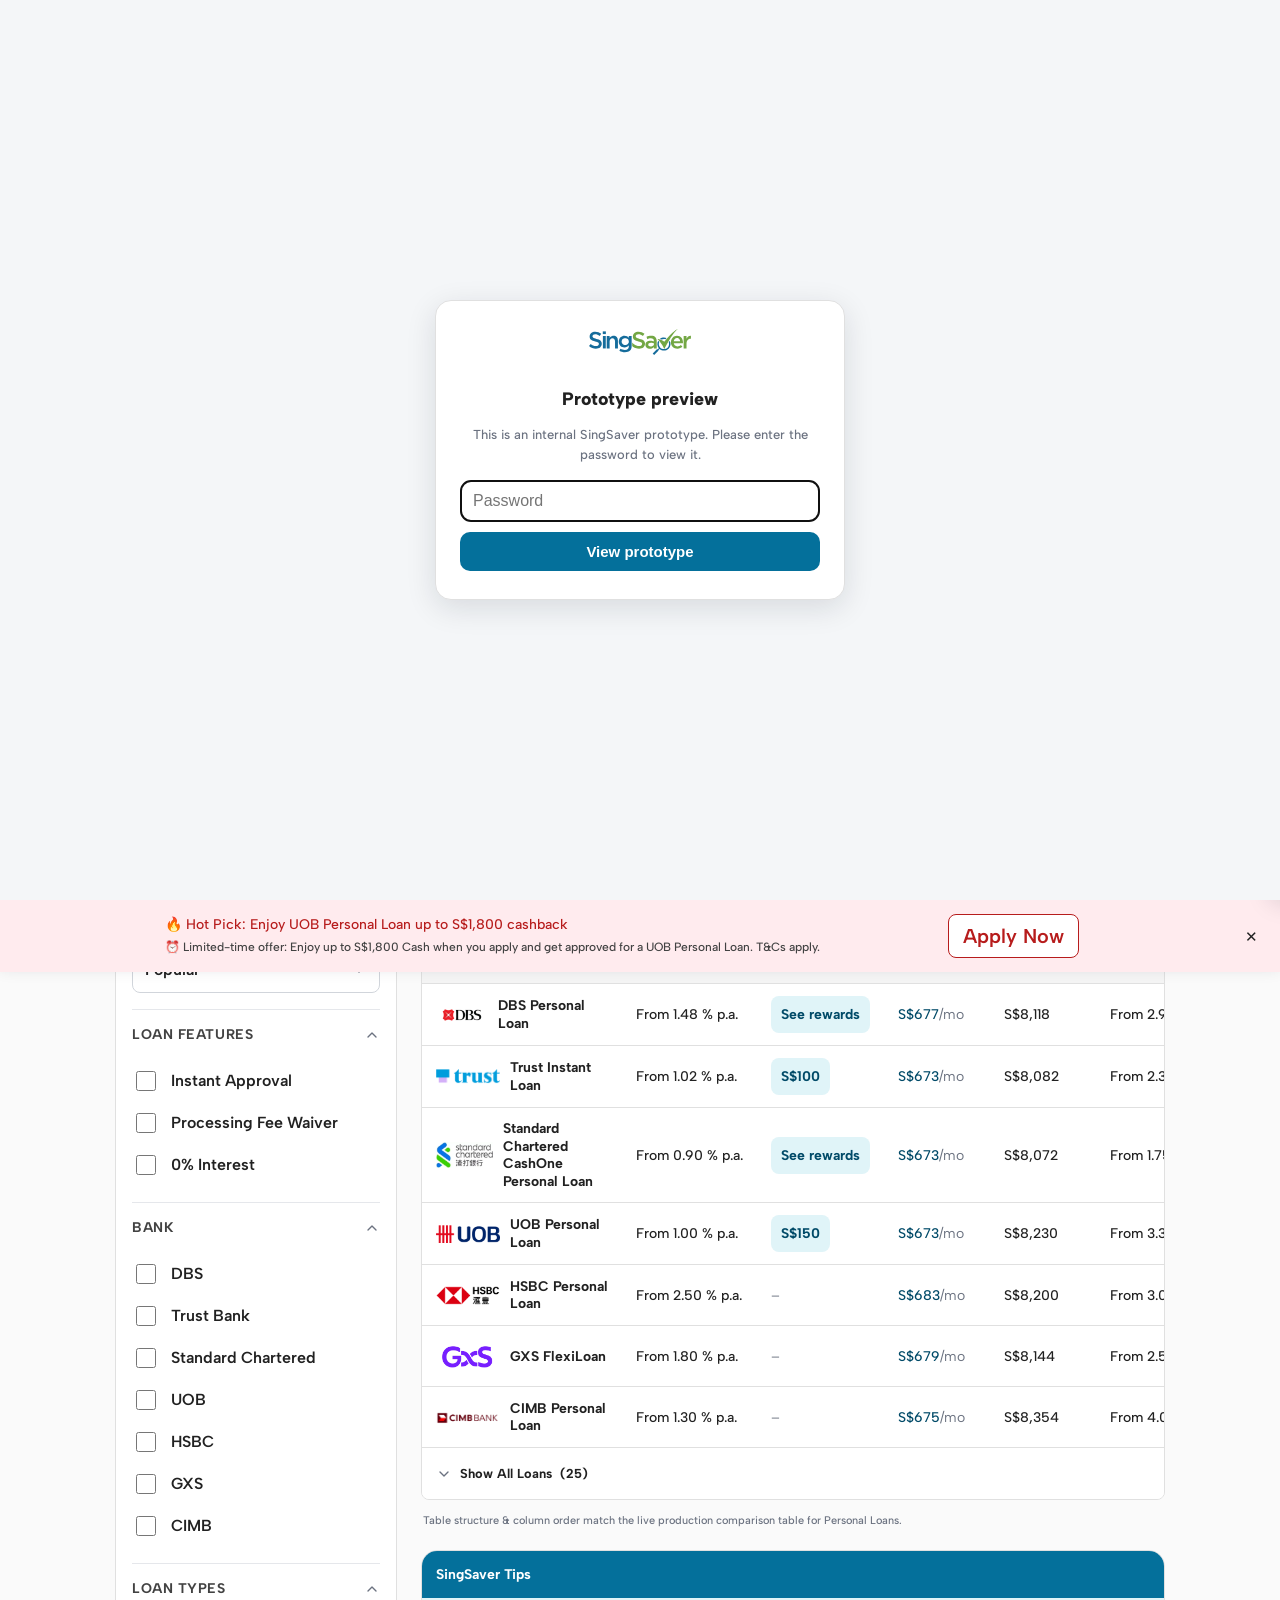
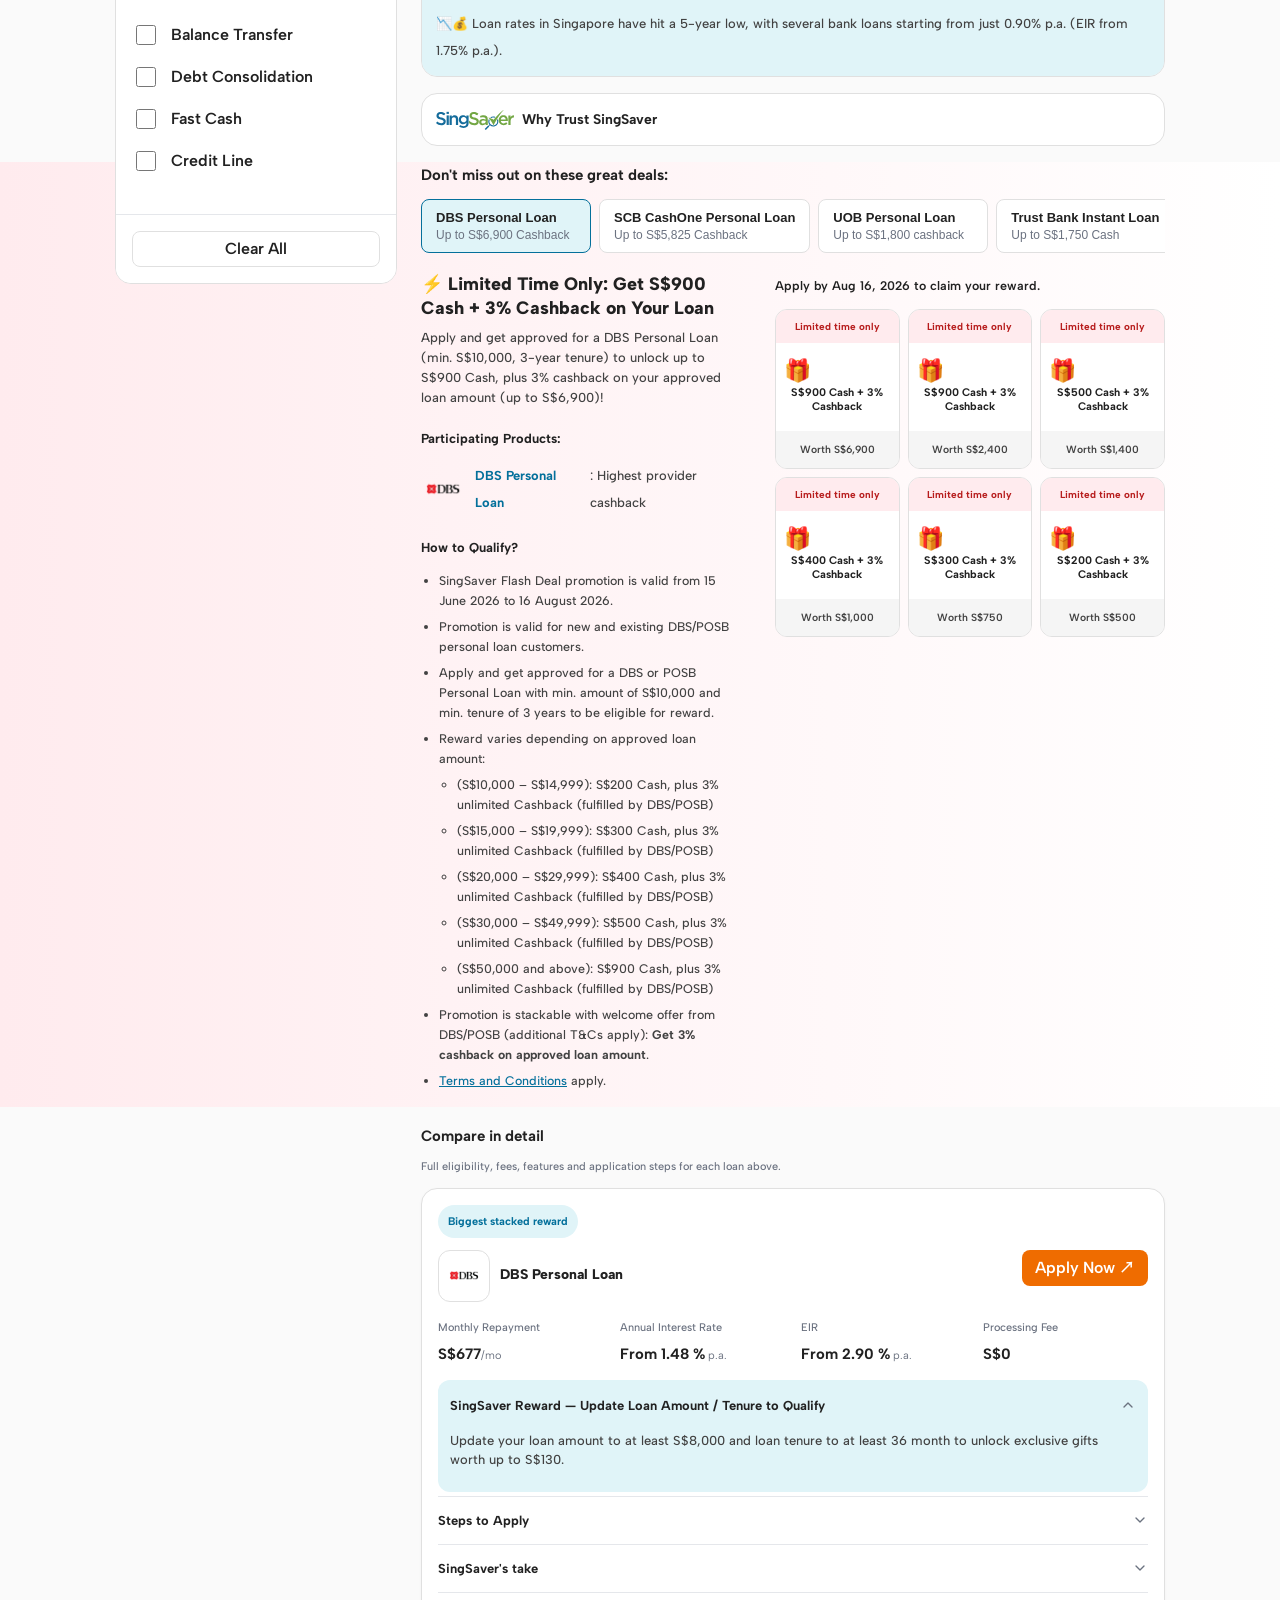
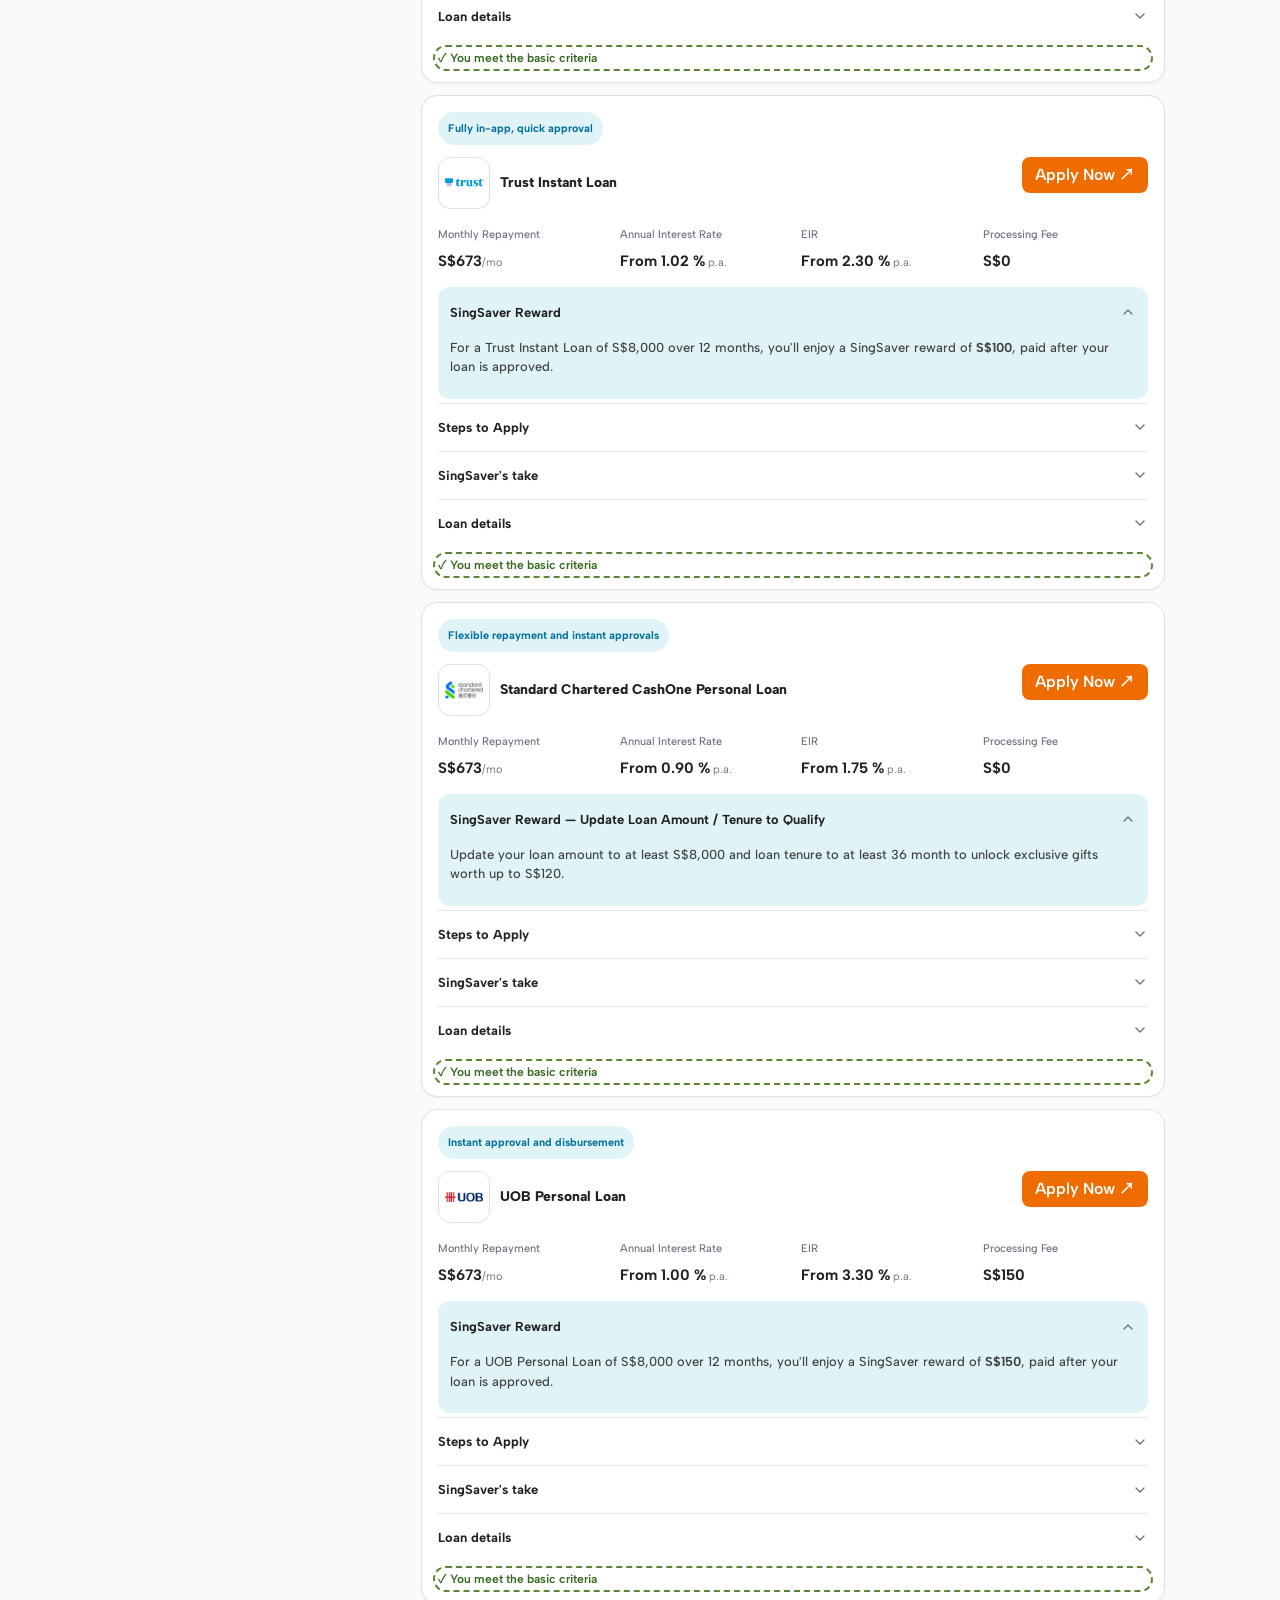
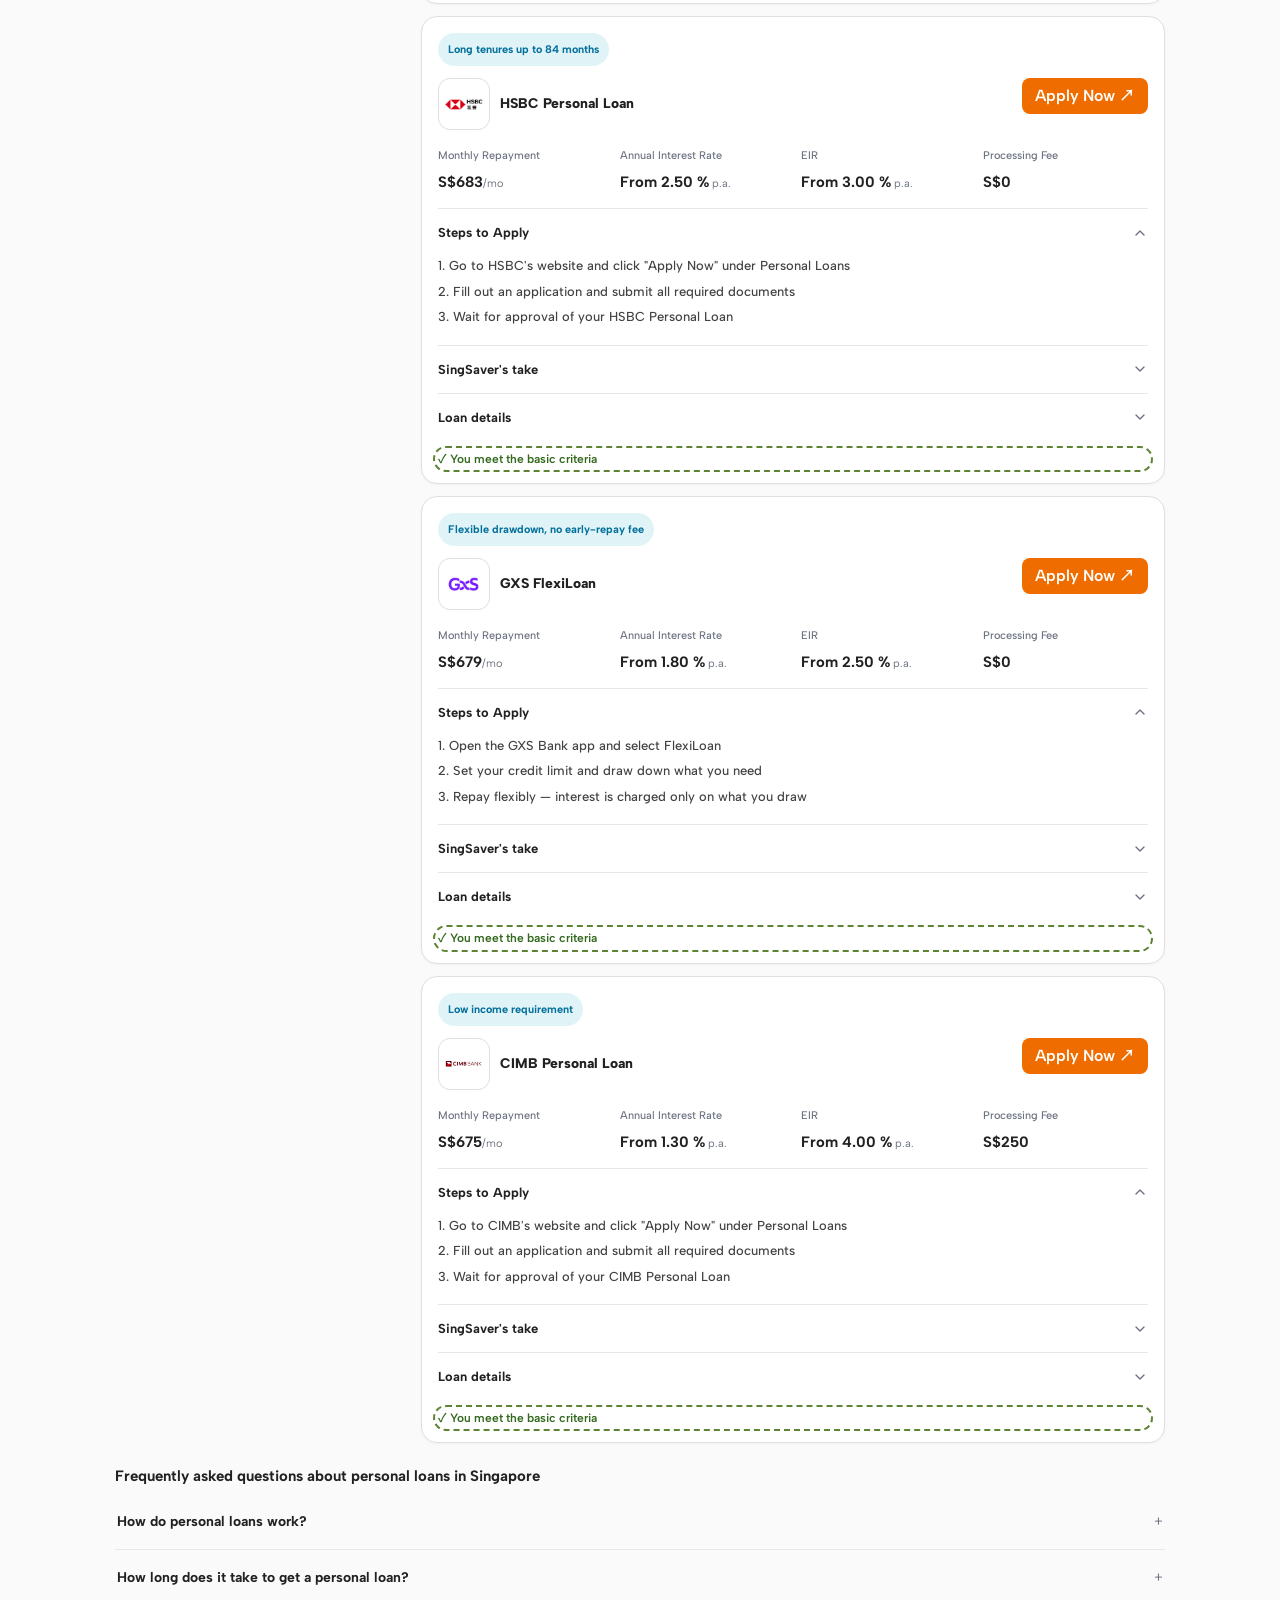
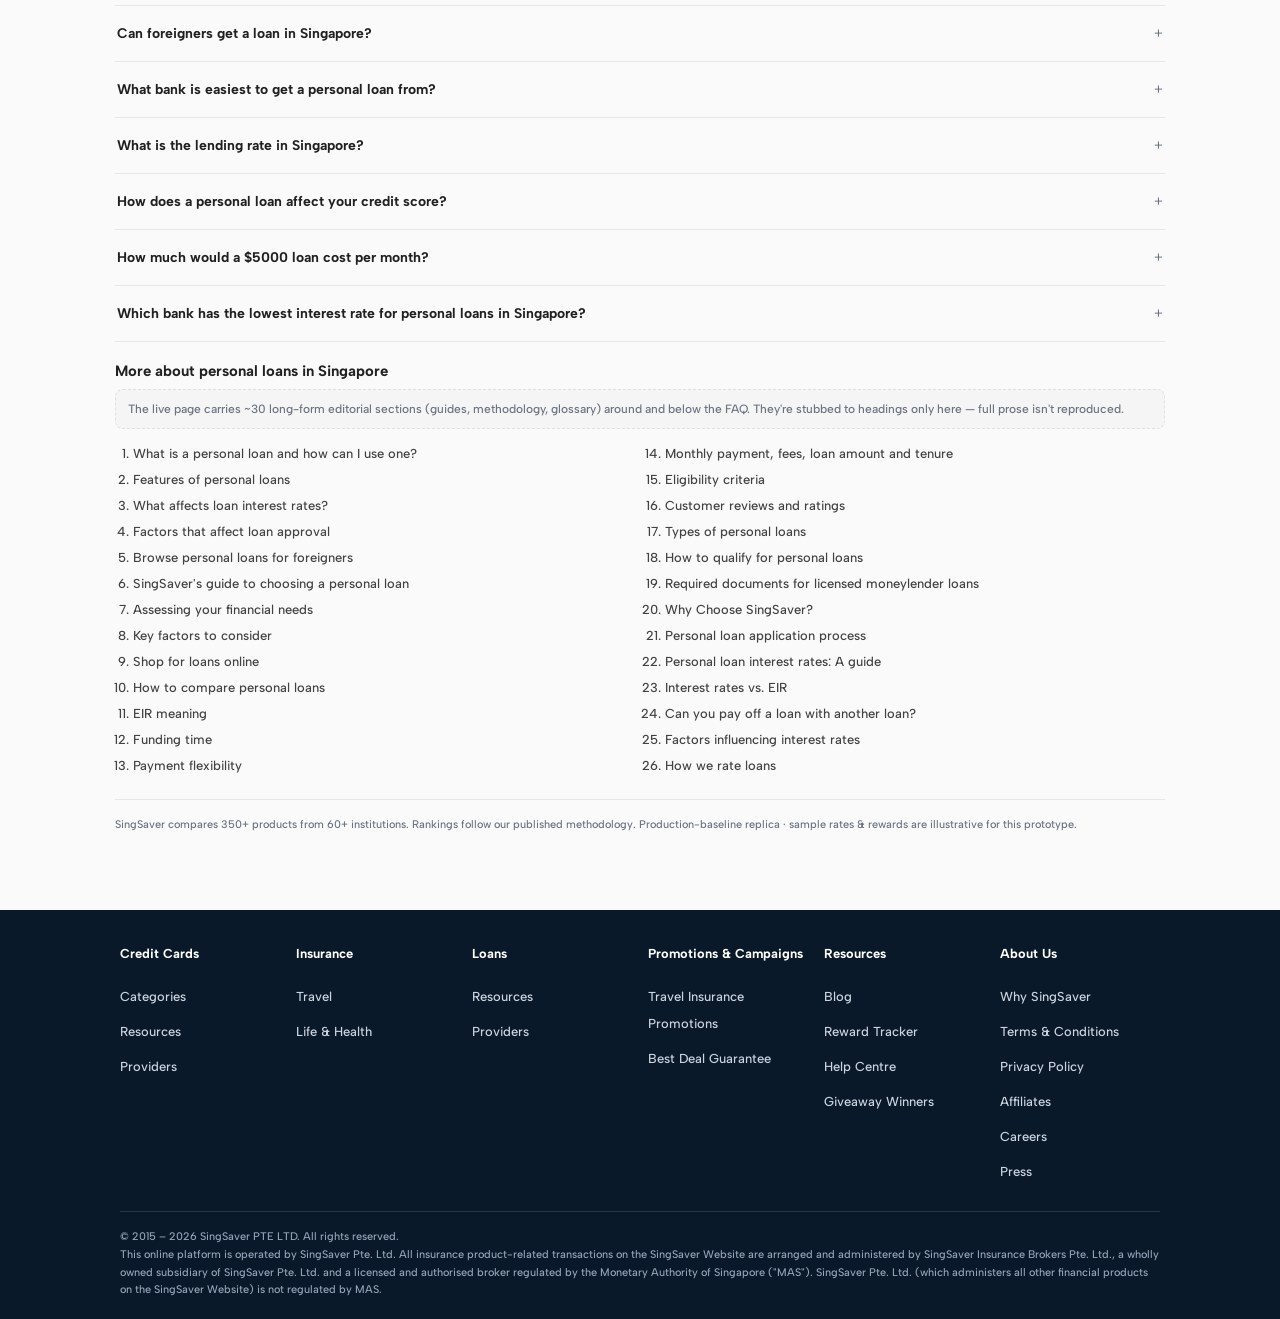
<file: change2/index.html>
<!DOCTYPE html>
<html lang="en" class="brand-singsaver">
<head>
<meta charset="utf-8">
<meta name="viewport" content="width=device-width, initial-scale=1">
<title>SingSaver Personal Loans — redesign (Steps 1–2: Sort &amp; Filter, Calculator + eligibility)</title>
<link rel="stylesheet" href="assets/fonts.css">
<link rel="stylesheet" href="assets/tokens.css">
<link rel="stylesheet" href="assets/grid.css">
<link rel="stylesheet" href="assets/components/buttons.css">
<style>
  body { background: var(--fill-base); color: var(--text-primary); margin:0; }
  .baseline-tag { background:#0f172a; color:#fff; font-size:11px; font-weight:700; text-align:center; padding:5px; letter-spacing:.02em; }

  /* Site header + nav — real TheHeader/DropdownMenu/AccountButton (cms-components):
     one flex row = hamburger(mobile)+logo | centred desktop nav | Log in text (desktop) + round avatar (always). */
  .site { position:relative; z-index:40; background:var(--fill-card); border-bottom:1px solid var(--borders-default); display:flex; align-items:center; gap:10px; padding:10px 14px; }
  .site__menu { border:0; background:none; font-size:20px; cursor:pointer; color:var(--text-primary); width:34px; height:34px; border-radius:8px; flex-shrink:0; }
  .site__menu:hover { background:var(--fill-primary-light); }
  .site__logo { height:22px; flex-shrink:0; }
  .site__right { display:flex; align-items:center; gap:12px; margin-left:auto; flex-shrink:0; }
  .site__login { display:none; font-weight:700; font-size:14px; color:var(--fill-primary-dark); text-decoration:none; }
  .site__acct { border:0; cursor:pointer; width:32px; height:32px; border-radius:50%; background:var(--fill-primary); color:#fff; display:flex; align-items:center; justify-content:center; font-size:15px; flex-shrink:0; }
  .site__nav { display:none; }
  .site__nav.open { display:flex; flex-direction:column; position:absolute; top:100%; left:0; right:0; background:var(--fill-card); border-bottom:1px solid var(--borders-default); padding:4px 14px 10px; box-shadow:0 8px 16px rgba(15,23,42,.10); }
  .site__nav.open a { padding:9px 0; font-size:14px; font-weight:600; color:var(--text-primary); text-decoration:none; border-bottom:1px solid var(--borders-soft); }
  .site__nav.open a:last-child { border-bottom:0; }
  @media(min-width:1024px){
    .site__menu{display:none}
    .site__nav{display:flex !important; position:static; flex-direction:row; flex:1; gap:22px; justify-content:center; box-shadow:none; border-bottom:0; padding:0; background:none}
    .site__nav a{padding:10px 0; border-bottom:0; font-size:14px; font-weight:700; color:var(--text-secondary); text-decoration:none}
    .site__nav a:hover{color:var(--text-primary)}
    .site__login{display:inline-block}
  }

  /* Announcement bar — real "top-page-sticky-content" campaign banner */
  .annbar { display:flex; align-items:center; justify-content:space-between; gap:10px; background:linear-gradient(to right, var(--fill-primary-dark), var(--fill-primary)); color:#fff; padding:8px 14px; font-size:12px; line-height:1.4; }
  .annbar.hidden { display:none; }
  .annbar__txt { flex:1; min-width:0; }
  .annbar__link { color:#fff; text-decoration:underline; font-weight:700; white-space:nowrap; cursor:pointer; }
  .annbar__x { border:0; background:none; color:#fff; opacity:.85; cursor:pointer; font-size:13px; width:26px; height:26px; border-radius:8px; flex-shrink:0; }
  .annbar__x:hover { background:rgba(255,255,255,.18); }

  .crumb { font-size:12px; color:var(--text-muted); margin:10px 0 8px; }
  .wrap { max-width: 1130px; margin: 0 auto; padding: var(--space-3) var(--space-4) var(--space-10); box-sizing:border-box; }
  @media (min-width:768px){ .wrap { padding-left:24px; padding-right:24px; } }
  @media (min-width:1280px){ .wrap { padding-left:40px; padding-right:40px; } }

  .head h1 { font-size: 20px; line-height: 1.22; margin: 0 0 4px; }
  .head__meta { color: var(--text-muted); font-size: 12px; margin: 0 0 6px; }
  .intro-wrap { position:relative; }
  .intro-txt { font-size:13px; line-height:1.5; color: var(--text-secondary); margin:0; overflow:hidden; }
  .intro-txt.clamped { display:-webkit-box; -webkit-line-clamp:2; -webkit-box-orient:vertical; }
  .intro-more { border:0; background:none; color: var(--text-link); font-weight:700; font-size:13px; cursor:pointer; padding:4px 0 0; text-decoration:underline; }

  /* Persona filter tabs — real live labels/order/emoji, horizontal scroll strip of pill links */
  .tabs { display:flex; gap:8px; overflow-x:auto; scrollbar-width:none; padding:10px 0 6px; margin-bottom:2px; }
  .tabs::-webkit-scrollbar { display:none; }
  .tabpill { flex:0 0 auto; border:1px solid var(--borders-form-default); background:var(--fill-card); border-radius:var(--r-pill); padding:7px 14px; font-size:13px; font-weight:600; color:var(--text-primary); text-decoration:none; white-space:nowrap; }
  .tabpill.on { background:var(--fill-primary); border-color:var(--fill-primary); color:var(--text-on-dark); }

  /* Quick Summary */
  .qsum { margin: var(--space-2) 0; }
  .qsum > summary { list-style:none; cursor:pointer; font-weight:700; color:var(--text-primary); font-size:14px; padding:8px 0; display:flex; align-items:center; gap:6px; }
  .qsum > summary::-webkit-details-marker{display:none}
  .qsum__icon { font-weight:400; }
  .qsum__body { font-size:13px; color:var(--text-secondary); padding:2px 0 10px; line-height:1.5; }

  /* Fastest Fulfilment banner (real HeroCampaingFeature block) */
  .promo-card { display:flex; gap:12px; align-items:flex-start; border:1px solid var(--borders-default); border-radius: var(--r-card); background:var(--fill-card); padding: var(--space-3); margin: var(--space-3) 0; }
  .promo-card__ic { width:56px; height:56px; flex-shrink:0; border-radius:var(--r-card-inner); background:var(--fill-primary-light); display:flex; align-items:center; justify-content:center; font-size:26px; }
  .promo-card__body { min-width:0; }
  .promo-card b { font-size:14px; display:block; margin-bottom:2px; }
  .promo-card p { margin:2px 0 0; font-size:13px; color:var(--text-secondary); line-height:1.45; }
  .promo-card p.clamped { display:-webkit-box; -webkit-line-clamp:2; -webkit-box-orient:vertical; overflow:hidden; }
  .promo-card__more { border:0; background:none; color:var(--text-link); font-weight:700; font-size:12px; cursor:pointer; padding:4px 0 0; text-decoration:underline; }

  /* Loan Amount + Tenure calculator (real PersonalLoanFilter — 2 fields). FIX (CDP verification
     round): a previous edit made this bar non-sticky to unblock the table header below — wrong,
     since the live site keeps BOTH the calc bar AND the comparison-table header sticky, STACKED
     (calc pinned at the very top, header pinned directly below it). Restored position:sticky here;
     the table header's own sticky `top` offset is no longer a hard-coded 0 — it reads a CSS custom
     property (--pct-head-top) that JS sets to this bar's actual rendered height (see syncHeadShadow()
     in the script), so the header always pins exactly below the calc bar, stacked with no gap or
     overlap, at every breakpoint. z-index:20 (calc) vs the header's z-index:6 no longer competes for
     the same viewport-top real estate since the two now occupy different `top` offsets. */
  .calc { position:sticky; top:0; z-index:20; background:var(--fill-base); padding: var(--space-2) 0; margin-bottom:2px; }
  .calc__row { display:flex; gap:10px; }
  .calc__fld { flex:1; min-width:0; display:flex; flex-direction:column; gap:6px; }
  .calc__lbl { display:flex; align-items:center; gap:4px; font-size:12px; font-weight:600; color:var(--text-secondary); }
  .calc__help { color:var(--text-muted); cursor:help; font-size:12px; border:1px solid var(--borders-default); border-radius:50%; width:15px; height:15px; display:inline-flex; align-items:center; justify-content:center; line-height:1; }
  .calc__fld input, .calc__fld select { border:1px solid var(--borders-form-default); border-radius: var(--r-button); padding:9px 10px; font:inherit; font-family:var(--font-sans); font-size:16px; font-weight:700; color:var(--text-primary); background:var(--fill-card); width:100%; box-sizing:border-box; }
  .calc__fld input:focus, .calc__fld select:focus { outline:2px solid var(--fill-primary); border-color:transparent; }
  .calc.stuck { box-shadow: 0 4px 10px rgba(15,23,42,.08); border-bottom:1px solid var(--borders-default); }

  /* ============================================================
     CHANGE 2 — the plain 2-field calculator above is production-fidelity
     furniture for Baseline/Change 1 only; under Change 2 it's REPLACED
     entirely (hidden here) by the v20-pattern "Your details" grouped
     block below, which bundles Loan amount + Tenure + Citizenship +
     Monthly income into one collapsible card. */
  body[data-proto-view="change2"] .calc , body[data-proto-view="change3"] .calc , body[data-proto-view="change4"] .calc , body[data-proto-view="change5"] .calc { display:none; }

  /* ============================================================
     CHANGE 2 — "Your details" grouped block (matches prototype-v20.html's
     .details pattern exactly): a single details/summary card — "YOUR
     DETAILS" label + a one-line summary ("S$X · N mths · <citizenship> ·
     S$Y/mo") + an "Edit" affordance in the summary row, with all four
     inputs as its body. Open by default; once it scrolls out of view the
     sticky "Your details" summary bar below takes over (see .sticky-summary
     CSS further down + the IntersectionObserver in the script, also reused
     from v20). Shown only under Change 2 — see body[data-proto-view] rule. */
  .details { display:none; background: var(--fill-card); border:1px solid var(--borders-default); border-radius: var(--r-card-inner); margin-bottom: var(--space-3); }
  body[data-proto-view="change2"] .details , body[data-proto-view="change3"] .details , body[data-proto-view="change4"] .details , body[data-proto-view="change5"] .details { display:block; }
  .details > summary { list-style:none; cursor:pointer; padding: 10px 14px; display:flex; align-items:center; justify-content:space-between; gap: 8px; }
  .details > summary::-webkit-details-marker { display:none; }
  .details__label { font-size:10px; color:var(--text-muted); text-transform:uppercase; letter-spacing:.04em; display:block; }
  .details__summary { font-weight:700; font-size:13px; }
  .details__edit { color: var(--text-link); font-weight:600; font-size:13px; white-space:nowrap; }
  .details__body { padding: 0 14px 14px; display:grid; grid-template-columns:1fr 1fr; gap: 12px; }
  .details .fld label { display:block; font-weight:600; font-size:12px; margin-bottom:4px; }
  .details .imoney, .details .iunit { display:flex; align-items:center; border:1px solid var(--borders-form-default); border-radius: var(--r-button); overflow:hidden; }
  .details .imoney span, .details .iunit span { padding: 0 8px; color:var(--text-muted); font-size:12px; font-weight:600; white-space:nowrap; }
  .details .imoney input, .details .iunit input { border:0; outline:0; width:100%; padding:8px 8px 8px 0; font:inherit; font-size:16px; font-weight:700; color:var(--text-primary); }
  .details .iunit input { padding-left:12px; }
  .details .fld select { width:100%; padding: 8px; border:1px solid var(--borders-form-default); border-radius: var(--r-button); font:inherit; font-family:var(--font-sans); font-size:16px; background:var(--fill-card); color:var(--text-primary); }
  /* v20 groups 4 fields at 2 cols on mobile, growing to 3/5 cols on a narrower (640px) max-width
     page; this redesign's wrap is wider (1130px desktop) and only ever holds these same 4 fields,
     so it steps straight to a single 4-col row at tablet+ rather than v20's 3-then-5 split (which
     would leave an empty 5th cell here). */
  @media (min-width:768px){ .details__body{grid-template-columns:repeat(4,1fr)} }

  .section-h { font-size:15px; font-weight:700; margin: var(--space-4) 0 var(--space-1); }
  .section-hint { font-size:11px; color:var(--text-muted); margin: 0 0 var(--space-2); }

  /* Comparison table — real ComparisonTableBuilder/PLColumnSource structure */
  .pct-section { margin: var(--space-3) 0 var(--space-4); }
  /* .pct-wrap's overflow:hidden purely clips .pct-scroll's rounded corners; overflow:clip gives the
     identical visual clip WITHOUT making .pct-wrap a position:sticky-blocking scroll container (unlike
     hidden/auto, 'clip' doesn't establish one) — kept as a fallback-safe pair (invalid `clip` is simply
     ignored by any engine that doesn't parse it, leaving `hidden` — same look either way) since the new
     sticky header shadow below (FIX 3) lives inside this box and needs to reach past it to the page. */
  .pct-wrap { border:1px solid var(--borders-default); border-radius: var(--r-table); background: var(--fill-card); overflow:hidden; overflow:clip; position:relative; }
  .pct-scroll { overflow-x:auto; -webkit-overflow-scrolling:touch; scrollbar-width:none; box-shadow: inset -10px 0 8px -8px rgba(15,23,42,.14); }
  .pct-scroll::-webkit-scrollbar { display:none; }
  .pct-table { border-collapse:separate; border-spacing:0; width:100%; min-width:760px; background:var(--fill-card); }
  .pct-table th, .pct-table td { padding:12px 14px; text-align:left; white-space:nowrap; vertical-align:middle; }
  /* No column/vertical grid-lines and no inter-row vertical rules on live — only a
     subtle horizontal row separator (border-top) on a white background (verified: ComparisonTableBuilder.tsx
     never adds a vertical border between tbody cells; this replica drops the header's border-l too so nothing reads as a grid). */
  .pct-table td { font-size:13px; font-weight:500; }
  .pct-table thead th { background:var(--fill-alternative-1); font-size:14px; font-weight:700; color:var(--text-primary); white-space:normal; line-height:1.3; }
  .pct-table tbody td { border-top:1px solid var(--borders-default); }
  .pct-table tbody tr:hover td { background:var(--fill-base); }
  @media (min-width:768px){
    .pct-table thead th { font-size:15px; }
    .pct-table td { font-size:14px; }
  }
  .pct-sticky { position:sticky; left:0; z-index:2; background:var(--fill-card); }
  .pct-table thead th.pct-sticky { background:var(--fill-alternative-1); z-index:3; }
  .pct-table tbody tr:hover td.pct-sticky { background:var(--fill-base); }

  /* ============================================================
     STAKEHOLDER-REVIEW FIX 3 — sticky HEADER ROW during vertical scroll (previously only the first
     COLUMN, .pct-sticky, was sticky; the header row scrolled away with the body). Real caveat this
     had to solve: the table's own `<thead>` lives inside .pct-scroll, and .pct-scroll MUST keep real
     overflow-x:auto for horizontal drag on narrow screens — but per the CSS Overflow spec, an element
     can't have a real scrolling x-axis while its y-axis stays invisible to position:sticky's ancestor
     search: pairing overflow-x:auto with any non-'visible' overflow-y (auto, hidden, OR clip — verified
     empirically: 'clip' paired with a scrolling sibling axis is itself demoted to 'hidden' by the UA,
     since the two axes must agree to actually clip-without-scrolling) always turns .pct-scroll into a
     bona fide scroll container, which traps `position:sticky;top` on anything inside it — it can only
     ever stick to the inside of .pct-scroll's own (here, non-scrolling, content-height) box, never to
     the real page. There is no single-element CSS `overflow` combination that lets one axis genuinely
     scroll while the other stays transparent to an ancestor sticky search.

     Fix: don't make the REAL <thead> (inside .pct-scroll) sticky at all — instead add a lightweight
     "shadow" duplicate header (#pctHeadShadow, markup right before .pct-scroll in .pct-wrap) that is
     NOT inside .pct-scroll, so `position:sticky;top:0` on it correctly escapes past .pct-wrap
     (overflow:clip, confirmed non-blocking above) to the real page/viewport. Its own wrapper is
     height:0/overflow:visible so it reserves zero space in flow — before any scroll it sits exactly on
     top of (and pixel-for-pixel matches) the real header underneath, so there's no visible seam or
     duplicate row; once the page scrolls past it, it's the one that visibly stays pinned while the real
     header (still in normal flow inside .pct-scroll) scrolls away beneath it. Column widths are copied
     from the real, already-correctly-laid-out header cells via JS (syncHeadShadow(), called after every
     render()/resize — see script) rather than left to independent auto-layout, so the shadow can never
     drift out of alignment with the real columns below it. Its own inner clip strip is a genuine
     overflow-x:auto container (scrollLeft kept in lockstep with the real .pct-scroll on every 'scroll'
     event — see initHeadShadowSync() in the script) purely so its own first cell can reuse the exact
     same `.pct-sticky` class/mechanism as the real table for the left-pinned "Loan" corner — meaning the
     corner cell is provably pinned on BOTH axes by the same, already-proven CSS this page already uses
     for the real table's first column, just running inside the new shadow instead. aria-hidden since
     it's a purely-visual duplicate of the real (still-present, still-accessible) <thead>.

     CDP verification round: `top` is no longer a hard-coded 0 — the live site stacks this sticky
     header directly BELOW the also-sticky Loan Amount/Tenure calc bar (.calc, restored to sticky
     above), not at the very top of the viewport. `top` reads the CSS custom property --pct-head-top,
     which JS sets to .calc's actual rendered pixel height (varies by breakpoint — see syncHeadShadow()
     in the script, recomputed on every render()/resize/load/ResizeObserver tick alongside the existing
     column-width sync); the `0px` fallback covers the moment before that first runs, and also covers
     any view where .calc is hidden (display:none), so the header still pins to the true top there. */
  .pct-head-shadow { position:sticky; top:var(--pct-head-top, 0px); height:0; overflow:visible; z-index:6; pointer-events:none; }
  .pct-head-shadow__clip { overflow-x:auto; overflow-y:hidden; scrollbar-width:none; }
  .pct-head-shadow__clip::-webkit-scrollbar { display:none; }
  .pct-head-shadow .pct-table { table-layout:fixed; }
  @media (min-width:1280px){ .pct-head-shadow .pct-table { min-width:100%; } }
  .pct-loan { display:flex; align-items:center; gap:10px; min-width:172px; }
  .pct-loan img { height:26px; width:auto; max-width:64px; object-fit:contain; flex-shrink:0; }
  .pct-loan span { font-weight:700; font-size:13px; color:var(--text-primary); white-space:normal; line-height:1.25; }
  .pct-reward { border:0; background:var(--fill-primary-light); padding:5px 10px; font:inherit; font-weight:700; font-size:13px; color:var(--fill-primary-dark); cursor:pointer; text-align:left; border-radius:var(--r-tooltip); }
  .pct-reward:hover { background:var(--fill-primary-subtle,#e3edff); }
  .pct-reward.pct-na { background:none; padding:0; color:var(--text-muted); font-weight:400; cursor:pointer; }
  .pct-reward.pct-na:hover { background:none; text-decoration:underline; }
  .mhg-btn--outline-cta { background:var(--fill-card); color:var(--buttons-cta); border-color:var(--buttons-cta); }
  .mhg-btn--outline-cta:hover:not(:disabled):not([aria-disabled="true"]) { background:var(--fill-alternative-1); color:var(--buttons-cta-hover); border-color:var(--buttons-cta-hover); }
  .pct-monthly { font-weight:700; color:var(--fill-primary-dark); }
  .pct-src { font-size:11px; color:var(--text-muted); margin:8px 2px 0; }
  @media (min-width:768px){ .pct-loan span, .pct-reward { font-size:14px; } }
  @media (min-width:1280px){ .pct-table { min-width:100%; } }

  /* Show All Loans — real chevron header + logo strip, part of the ComparisonTable component */
  .showall { border-top:1px solid var(--borders-default); background:var(--fill-card); }
  .showall > summary { list-style:none; cursor:pointer; padding:12px 14px; font-weight:700; font-size:13px; display:flex; align-items:center; gap:8px; }
  .showall > summary::-webkit-details-marker { display:none; }
  .showall__chev { display:inline-flex; width:16px; height:16px; color:var(--text-muted); transition:transform .2s; }
  .showall[open] .showall__chev { transform:rotate(180deg); }
  .chev-caret { width:14px; height:14px; vertical-align:middle; margin-left:2px; transition:transform .15s ease; }
  .details[open] > summary .details__edit .chev-caret { transform:rotate(180deg); }
  .mcarousel__chev { width:20px; height:20px; }
  .showall__body { padding:0 14px 14px; }
  .showall__note { font-size:12px; color:var(--text-muted); margin:0 0 10px; }
  .showall__strip { display:flex; flex-wrap:wrap; gap:8px; }
  .showall__chip { border:1px solid var(--borders-default); border-radius:999px; padding:6px 12px; font-size:13px; font-weight:600; color:var(--text-primary); background:var(--fill-alternative-1); }

  /* SingSaver Tips */
  .tips { border-radius: var(--r-card); overflow:hidden; border:1px solid var(--borders-default); margin: var(--space-4) 0; }
  .tips__h { background: var(--fill-primary); color:var(--text-on-dark); font-weight:700; padding:10px 14px; font-size:14px; }
  .tips__b { background: var(--fill-primary-light); padding:12px 14px; font-size:13px; color:var(--text-secondary); }

  /* Why Trust SingSaver */
  .wts { border:1px solid var(--borders-default); border-radius: var(--r-card); background: var(--fill-card); margin: var(--space-3) 0; }
  .wts > summary { list-style:none; cursor:pointer; padding:12px 14px; display:flex; align-items:center; gap:8px; font-weight:700; font-size:14px; }
  .wts > summary::-webkit-details-marker { display:none; }
  .wts img { height:20px; }
  .wts__body { padding:0 14px 14px; font-size:13px; color:var(--text-secondary); line-height:1.55; }
  .wts__body ul { margin:8px 0 0; padding-left:18px; }
  .wts__body li { margin-bottom:6px; }

  /* "Don't miss out on these great deals" — real Promotional Campaigns PL block
     (fe-services CreditCardPromotion.tsx + ComponentCredtiCardPromotion/* — the actual component the live PL page
     renders for this section, NOT the generic PromotionalBanner). Deal tabs across the top; selected deal =
     left column (title/blurb/Participating Products/How to Qualify) + right column (reward-tier gift grid). */
  .promoblk { margin: var(--space-4) 0; }
  .promoblk__h { font-size:15px; font-weight:700; margin:0 0 10px; }
  .promoblk__tabs { display:flex; gap:8px; overflow-x:auto; scrollbar-width:none; padding-bottom:4px; margin-bottom:16px; }
  .promoblk__tabs::-webkit-scrollbar { display:none; }
  .promoblk__tab { flex:0 0 auto; text-align:left; border:1px solid var(--borders-default); background:var(--fill-card); border-radius:8px; padding:10px 14px; cursor:pointer; min-width:170px; }
  .promoblk__tab b { display:block; font-size:13px; color:var(--text-primary); line-height:1.3; }
  .promoblk__tab span { font-size:12px; color:var(--text-muted); }
  .promoblk__tab.on { background:var(--fill-primary-light); border-color:var(--fill-primary); }
  .promoblk__body { display:flex; flex-direction:column; gap:20px; }
  .promoblk__left { min-width:0; }
  .promoblk__title { font-size:18px; font-weight:800; margin:0 0 8px; line-height:1.3; }
  .promoblk__blurb { font-size:13px; color:var(--text-secondary); line-height:1.55; margin:0 0 14px; }
  .promoblk__h4 { font-size:13px; font-weight:700; margin:0 0 8px; }
  .promoblk__product { display:flex; align-items:center; gap:10px; margin-bottom:16px; }
  .promoblk__product img { height:22px; width:auto; max-width:56px; object-fit:contain; flex-shrink:0; }
  .promoblk__prodname { font-weight:700; color:var(--text-link); font-size:13px; }
  .promoblk__prodlabel { font-size:13px; color:var(--text-secondary); }
  .promoblk__qual { font-size:12.5px; line-height:1.6; color:var(--text-secondary); margin:0 0 16px; padding-left:18px; }
  .promoblk__qual li { margin-bottom:6px; }
  .promoblk__qual ul { margin:6px 0; padding-left:18px; }
  .promoblk__qual a { color:var(--text-link); text-decoration:underline; }
  .promoblk__tbl { width:100%; border-collapse:collapse; font-size:12px; margin:6px 0 12px; }
  .promoblk__tbl th, .promoblk__tbl td { border:1px solid var(--borders-default); padding:6px 8px; text-align:left; }
  .promoblk__tbl th { background:var(--fill-alternative-1); font-weight:700; }
  .promoblk__right { min-width:0; }
  .promoblk__applyby { font-size:12.5px; font-weight:600; color:var(--text-primary); margin:0 0 10px; }
  .promoblk__grid { display:grid; grid-template-columns:repeat(3,1fr); gap:8px; }
  .gifttile { border:1px solid var(--borders-default); border-radius:12px; overflow:hidden; background:var(--fill-card); display:flex; flex-direction:column; }
  .gifttile__tag { background:var(--highlight-red-light); color:var(--highlight-red-dark); font-size:10px; font-weight:700; text-align:center; padding:3px 4px; }
  .gifttile__body { flex:1; display:flex; align-items:center; justify-content:center; padding:12px 8px; min-height:64px; }
  .gifttile__ic { font-size:22px; line-height:1; margin-bottom:4px; }
  .gifttile__amt { font-size:11px; font-weight:700; color:var(--text-primary); text-align:center; line-height:1.3; }
  .gifttile__worth { background:var(--fill-alternative-1); color:var(--text-secondary); font-size:10.5px; font-weight:600; text-align:center; padding:5px 4px; }
  /* Real component renders the gift grid inline in the left column on mobile/tablet (ProductCampaignGifts,
     "block lg:hidden"), and as its own right column on desktop ("hidden lg:block") — not both at once. */
  .promoblk__giftslot--mobile { display:block; margin:0 0 16px; }
  .promoblk__giftslot--desktop { display:none; }
  @media (min-width:768px){
    .promoblk__body { flex-direction:row; justify-content:space-between; gap:32px; }
    .promoblk__left { flex:1; max-width:636px; }
    .promoblk__right { flex-shrink:0; width:340px; }
    .promoblk__grid { grid-template-columns:repeat(3,1fr); }
    .promoblk__giftslot--mobile { display:none; }
    .promoblk__giftslot--desktop { display:block; }
  }
  @media (min-width:1280px){ .promoblk__right { width:390px; } }

  /* ============================================================
     BASELINE-FIDELITY FIX 1 — full-bleed campaign background tint that
     switches per selected deal tab. Real component: fe-services
     src/components/cms/components-user/ComponentCredtiCardPromotion/
     ProductCampaignBackground.tsx ("ProductsCampaignBackground") +
     helpers/getColorSchema.ts — an absolutely-positioned, full-bleed div
     sits behind the whole block; its gradient = the active campaign's
     CMS-configured `color` field (green/red/blue/yellow/orange) resolved
     to `linear-gradient(to right, var(--colors-campaign-{c}-1), white)`.
     Those --colors-campaign-* vars are CMS/Figma-only and aren't in this
     repo's tokens.css, so APPROXIMATED with the closest existing tokens:
     DBS + UOB both use the "red" schema (--highlight-red-light →
     --fill-card, i.e. rose/pink); SCB + Trust both use the "green" schema
     (--highlight-green-light → --fill-card, mint). The real component only
     has 5 discrete colour keys, so two campaigns sharing one key is
     expected — the "rose" vs "very light pink" / "mint" vs "light
     mint-green" difference the brief describes reads as a difference in
     surrounding copy/tile density, not a distinct colour value.
     Full-bleed is done by JS-measuring the true viewport width + the
     block's own offset from the viewport edge (layoutCampaignBg() below),
     not the `100vw` CSS trick (which overflows the page by the
     scrollbar's width) — a more robust rebuild of the same idea the real
     component uses (a `visualViewport`-driven inline pixel width). This
     is unaffected by the Sort & Filter left column below (the tint is
     measured off .promoblk's own live position, not assumed centering). */
  .promoblk { position:relative; z-index:0; }
  .promoblk__bg { position:absolute; top:0; bottom:0; left:0; z-index:-1; pointer-events:none; transition:background .3s ease; }
  .promoblk__bg--pink  { background: linear-gradient(to right, var(--highlight-red-light), var(--fill-card)); }
  .promoblk__bg--green { background: linear-gradient(to right, var(--highlight-green-light), var(--fill-card)); }

  /* Product detail cards (real cms-components ProductCard/ set) */
  .cards { display:flex; flex-direction:column; gap: var(--space-3); }
  .loan { border:1px solid var(--borders-default); border-radius: var(--r-card); background: var(--fill-card); padding: var(--space-4); box-shadow: var(--shadow-card); }
  .loan__tag { display:inline-block; background: var(--fill-primary-light); color: var(--text-link); font-size:11px; font-weight:700; border-radius: var(--r-pill); padding:3px 10px; margin-bottom: var(--space-3); }
  .loan__head { display:flex; flex-direction:column; align-items:stretch; gap:12px; margin-bottom: var(--space-3); }
  .loan__id { display:flex; align-items:center; gap:10px; min-width:0; }
  .loan__logobox { display:flex; align-items:center; justify-content:center; flex-shrink:0; width:52px; height:52px; box-sizing:border-box; padding:6px; border:1px solid var(--borders-default); border-radius: var(--r-card-inner); background: var(--fill-card); }
  .plogo-lg { max-width:100%; max-height:100%; object-fit:contain; display:block; }
  .loan__name { font-weight:800; font-size:14px; line-height:1.3; color:var(--text-primary); }
  .loan__ctawrap .mhg-btn { width:100%; }
  @media (min-width: 768px){ .loan__head{flex-direction:row;align-items:flex-start;justify-content:space-between;gap:10px} .loan__ctawrap .mhg-btn{width:auto} }

  .loan__grid2 { display:grid; grid-template-columns:1fr 1fr; gap:10px 16px; margin: var(--space-3) 0; }
  .g2 .l { font-size:11px; color:var(--text-muted); } .g2 .v { font-size:15px; font-weight:700; } .g2 .v small{font-weight:400;font-size:11px;color:var(--text-muted)}
  @media (min-width: 768px){ .loan__grid2{grid-template-columns:repeat(4,1fr)} }

  .acc { border-top:1px solid var(--borders-soft); }
  .acc > summary { list-style:none; cursor:pointer; padding:10px 0; display:flex; align-items:center; justify-content:space-between; font-weight:700; font-size:13px; }
  .acc > summary::-webkit-details-marker { display:none; }
  .acc > summary::after { content:""; flex-shrink:0; width:16px; height:16px; background-color:var(--text-muted); -webkit-mask:url("data:image/svg+xml,%3Csvg xmlns='http://www.w3.org/2000/svg' viewBox='0 0 24 24'%3E%3Cpath d='M6 9l6 6 6-6' fill='none' stroke='black' stroke-width='2' stroke-linecap='round' stroke-linejoin='round'/%3E%3C/svg%3E") center/contain no-repeat; mask:url("data:image/svg+xml,%3Csvg xmlns='http://www.w3.org/2000/svg' viewBox='0 0 24 24'%3E%3Cpath d='M6 9l6 6 6-6' fill='none' stroke='black' stroke-width='2' stroke-linecap='round' stroke-linejoin='round'/%3E%3C/svg%3E") center/contain no-repeat; transition:transform .15s ease; } .acc[open] > summary::after { transform:rotate(180deg); }
  .acc__body { padding: 0 0 12px; font-size:12px; color:var(--text-secondary); }
  .acc--reward { background:var(--fill-primary-light); border-radius:var(--r-card-inner); border-top:0; padding:0 12px; margin:0 0 4px; }
  .acc--reward > summary { padding:12px 0; }
  .acc--reward .acc__body { padding-bottom:14px; }
  .offer-blurb { font-size:13px; color:var(--text-secondary); margin:0 0 8px; line-height:1.5; }
  .dlrow { display:flex; justify-content:space-between; gap:12px; padding:6px 0; font-size:14px; }
  .dlrow .k { color:var(--text-secondary); } .dlrow .v { font-weight:700; color:var(--text-primary); text-align:right; }
  .featlist { list-style:none; margin:6px 0 0; padding:0; display:flex; flex-direction:column; gap:8px; }
  .featlist li { display:flex; gap:8px; font-size:13px; color:var(--text-secondary); align-items:flex-start; line-height:1.4; }
  .ic-pro { color:var(--success); font-weight:800; }
  .stepslabel { font-size:11px; font-weight:700; letter-spacing:.04em; text-transform:uppercase; color:var(--text-muted); margin:0 0 6px; }
  .steplist { margin:0 0 4px; padding-left:0; list-style:none; font-size:13px; color:var(--text-secondary); line-height:1.5; }
  .steplist li { margin-bottom:6px; }

  /* FAQ (real, verbatim) */
  .faq { margin:var(--space-5) 0 var(--space-4); }
  .faq__item { border-bottom:1px solid var(--borders-soft); }
  .faq__item > summary { list-style:none; cursor:pointer; padding:14px 2px; font-weight:700; font-size:14px; display:flex; justify-content:space-between; gap:10px; }
  .faq__item > summary::-webkit-details-marker { display:none; }
  .faq__item > summary::after { content:"+"; color:var(--text-muted); font-weight:400; } .faq__item[open] > summary::after { content:"–"; }
  .faq__item p { margin:0 2px 14px; font-size:13px; line-height:1.55; color:var(--text-secondary); }

  /* Long-form editorial section — headings only, stubbed */
  .stub-note { font-size:12px; color:var(--text-muted); background:var(--fill-alternative-1); border:1px dashed var(--borders-default); border-radius:8px; padding:10px 12px; margin:0 0 12px; line-height:1.5; }
  .stub-list { columns:1; margin:0; padding-left:18px; font-size:13px; color:var(--text-secondary); line-height:2; }
  @media (min-width:768px){ .stub-list{columns:2; column-gap:32px;} }

  /* Site footer (real) */
  .site-foot { background:#0a1929; color:#cbd5e1; padding:28px 16px 20px; margin-top:var(--space-5); }
  .site-foot__grid { max-width:1040px; margin:0 auto; display:grid; grid-template-columns:1fr 1fr; gap:22px 16px; }
  .site-foot__col h4 { font-size:13px; font-weight:700; color:#fff; margin:0 0 10px; }
  .site-foot__col a { display:block; font-size:13px; color:#cbd5e1; text-decoration:none; padding:4px 0; }
  .site-foot__col a:hover { color:#fff; }
  .site-foot__legal { max-width:1040px; margin:22px auto 0; border-top:1px solid rgba(255,255,255,.12); padding-top:16px; font-size:11px; color:#94a3b8; line-height:1.6; }
  @media (min-width:768px){ .site-foot__grid { grid-template-columns:repeat(3,1fr); } }
  @media (min-width:1024px){ .site-foot__grid { grid-template-columns:repeat(6,1fr); } }

  .trust-foot { margin-top: var(--space-5); font-size:11px; color: var(--text-muted); border-top:1px solid var(--borders-soft); padding-top: 12px; }

  /* ============================================================
     BASELINE-FIDELITY FIX 2 — sticky bottom "Hot Pick" promo bar
     (currently missing). Real component: fe-services
     src/components/cms/components-user/SimpleStickyFooter.tsx — a CMS-driven
     `ComponentSimpleStickyFooter`: title + RichText content + one Button +
     a colour_shema. The RED scheme = light rose/pink bar background
     (`bg-highlights/red-light`) + a red outline button
     (`border-campaign/red-3`/`text-campaign/red-3`, hover-fills solid) —
     exactly the "light-pink bar / red outline Apply Now" the task
     describes. Approximated with this repo's --highlight-red-light /
     --highlight-red-dark tokens since --colors-campaign-red-3 isn't in
     tokens.css (see new .mhg-btn--outline-red in buttons.css). Behaviour
     matches the real component: hidden until the user has scrolled >10px,
     auto-hides once the site footer scrolls into view (guarded
     IntersectionObserver), dismissible via ✕ — session-only, no
     persistence (matches the real component's plain React state, not
     localStorage/sessionStorage). This is production furniture (fidelity),
     not a Step-1 redesign proposal — never wrapped in "✨ changes". */
  .hotpick { position:fixed; left:0; right:0; bottom:0; z-index:46; background:var(--highlight-red-light); box-shadow:0 -4px 16px rgba(15,23,42,.12); transform:translateY(0); transition:transform .3s ease-out; }
  .hotpick.hidden { transform:translateY(100%); }
  .hotpick__inner { max-width:990px; margin:0 auto; display:flex; flex-direction:column; gap:8px; padding:12px 16px calc(10px + env(safe-area-inset-bottom, 0px)); box-sizing:border-box; }
  .hotpick__main { display:flex; flex-direction:column; gap:4px; min-width:0; }
  .hotpick__title { margin:0; display:flex; align-items:flex-start; justify-content:space-between; gap:10px; font-size:14px; font-weight:700; color:var(--highlight-red-dark); line-height:1.35; }
  .hotpick__titlelink { color:inherit; text-decoration:none; }
  .hotpick__titlelink:hover { text-decoration:underline; }
  .hotpick__body { margin:0; font-size:12px; line-height:1.5; color:var(--text-secondary); }
  .hotpick__cta { display:flex; align-items:center; }
  .hotpick__apply { width:100%; }
  .hotpick__x { border:0; background:none; cursor:pointer; font-size:15px; line-height:1; color:var(--text-primary); flex-shrink:0; width:26px; height:26px; border-radius:6px; }
  .hotpick__x:hover { background:rgba(15,23,42,.06); }
  .hotpick__x--desktop { display:none; }
  @media (min-width:1024px){
    .hotpick__inner { flex-direction:row; align-items:center; justify-content:space-evenly; gap:24px; padding:14px 56px 14px 20px; position:relative; }
    .hotpick__main { flex:1; }
    .hotpick__x--mobile { display:none; }
    .hotpick__x--desktop { display:inline-flex; align-items:center; justify-content:center; position:absolute; right:16px; top:50%; transform:translateY(-50%); }
    .hotpick__apply { width:auto; }
  }
  /* Keep clear of any open drawer/panel so its footer controls (Apply/Close) stay reachable —
     incl. the Sort & Filter drawer added in Step 1, on mobile/tablet where it's an overlay. */
  body:has(.backdrop.open) .hotpick,
  body:has(#sfPanel.open) .hotpick { transform:translateY(100%) !important; }

  /* Reward drawer (real RewardsMobileDrawer / RewardsDesktopDialog / RewardBody shell) */
  .backdrop { position:fixed; inset:0; background:rgba(15,23,42,.5); display:none; z-index:50; } .backdrop.open{display:block}
  .drawer { position:fixed; left:auto; right:0; top:0; bottom:0; width:min(520px,92%); max-width:92%; height:100%; max-height:100%; background:var(--fill-card); border-radius:0; z-index:51; transform:translateX(100%); transition:transform .25s ease; display:flex; flex-direction:column; box-shadow:-8px 0 24px rgba(15,23,42,.18); }
  .drawer.open { transform:translateX(0); }
  .drawer__head { display:flex; align-items:center; justify-content:space-between; gap:8px; padding:16px; border-bottom:1px solid var(--borders-soft); }
  .drawer__head h3 { margin:0; font-size:16px; }
  .drawer__x { border:1px solid var(--borders-default); background:var(--fill-card); border-radius:8px; width:32px; height:32px; cursor:pointer; font-size:16px; }
  .drawer__body { overflow-y:auto; padding:16px; background: var(--fill-alternative-1); }
  .drawer__foot { display:flex; align-items:center; gap:10px; padding:14px 16px; border-top:1px solid var(--borders-soft); background: var(--fill-card); }
  .drawer__foot .nm { font-weight:700; font-size:13px; flex:1; }
  .rgift { border:1px solid var(--borders-default); border-radius:16px; overflow:hidden; background:var(--fill-card); }
  .rgift__hd { display:flex; gap:10px; align-items:flex-start; padding:14px; background:var(--fill-primary-light); border-bottom:1px solid var(--borders-default); }
  .rgift__ic { font-size:20px; line-height:1; }
  .rgift__t { font-weight:800; font-size:14px; color:var(--fill-primary-dark); }
  .rgift__bd { padding:14px; background:var(--fill-card); }
  .rgift__lbl { font-size:12px; font-weight:700; color:var(--text-primary); margin:10px 0 4px; }
  .rgift__opts { margin:0 0 4px; padding-left:18px; font-size:13px; color:var(--text-secondary); }
  .rgift__opts li { margin-bottom:6px; line-height:1.45; }
  .rgift__tc { font-size:11.5px; color:var(--text-muted); line-height:1.5; margin:0; }
  .rgift__banner { background:var(--fill-primary-light); color:var(--fill-primary-dark); font-weight:800; font-size:14px; padding:12px 14px; border-radius:var(--r-card-inner); margin:0 0 6px; }
  /* CHANGE 4 — readable reward-tier table (v13 pattern). Shared by the reward drawer (full table,
     open) and reachable from the product card via the "See the full reward & offer details" link
     (Link → drawer, matching live's cms_rewardModal behaviour — the card itself stays compact). */
  .rwd-tbl { display:flex; flex-direction:column; gap:3px; margin-top:4px; }
  .rwd-tbl__row { display:flex; justify-content:space-between; gap:12px; padding:9px 10px; border-radius:8px; font-size:13px; }
  .rwd-tbl__band { color:var(--text-secondary); }
  .rwd-tbl__gift { font-weight:700; white-space:nowrap; text-align:right; }
  .rwd-tbl__row--head { font-weight:800; border-bottom:1px solid var(--borders-default); border-radius:0; }
  .rwd-tbl__row--head .rwd-tbl__band, .rwd-tbl__row--head .rwd-tbl__gift { color:var(--text-primary); }
  .rwd-tbl__row--you { background:var(--success-bg); border:1px solid var(--success-border); }
  .rwd-tbl__row--you .rwd-tbl__gift { color:var(--success-dark); }
  .rwd-tbl__you { font-size:10px; font-weight:800; text-transform:uppercase; color:var(--success-dark); letter-spacing:.03em; margin-left:6px; white-space:nowrap; }
  .rwd__more { display:inline-block; margin-top:10px; font-size:13px; font-weight:700; color:var(--text-link); text-decoration:none; cursor:pointer; }
  /* CHANGE 4 — "Provider gift on top" line (the lender's own gift, stacked ON TOP OF SingSaver's
     reward — real live "Provider Gift – On Top of SingSaver's", e.g. Trust's FairPrice voucher). */
  /* Provider Gift / Welcome Offer — rendered as its own offer section (card accordion + drawer
     block), matching live. Reuses the existing .gifttile for the gift, so it maps to the Welcome
     Offers CMS entry (Offer Title + List of Gifts + Period) rather than a bespoke callout. */
  .prov-lead { font-size:13px; color:var(--text-secondary); margin:0 0 10px; line-height:1.5; }
  .prov-gifts { display:flex; gap:10px; flex-wrap:wrap; }
  .prov-gifts .gifttile { width:150px; }
  .acc--provider > summary { color:var(--fill-primary-dark); }
  /* Welcome Offer as its OWN boxed card in the drawer — faithful to fe-services
     ProductDetailsSectionWrapper (white rounded card + #01000A14 border + shadow, title header)
     + GrayInfoBlock (grey "Show T&Cs" collapsible). Each offer is a separate box, matching live. */
  .wo-box { border:1px solid rgba(1,0,10,.08); border-radius:var(--r-card); background:var(--fill-card); box-shadow:var(--shadow-md); margin-top:16px; overflow:hidden; }
  .wo-box__hd { background:var(--fill-alternative-1); padding:14px 16px; font-size:14px; font-weight:800; color:var(--text-primary); }
  .wo-box__bd { padding:16px; }
  .wo-box__bd .rgift__opts { margin:0; }
  /* "Show T&Cs" = plain blue underlined link; expanded content = plain bullet list directly below
     (no grey container) — matches the live reward modal. */
  .wo-tnc { margin-top:14px; }
  .wo-tnc__btn { display:inline-block; border:0; background:none; padding:0; font-size:13px; font-weight:700; color:var(--text-link); text-decoration:underline; cursor:pointer; }
  .wo-tnc__body { margin:10px 0 0; padding-left:18px; font-size:12px; color:var(--text-secondary); }
  .wo-tnc__body li { margin-bottom:5px; line-height:1.45; }
  .wo-tnc__body a { color:var(--text-link); }
  .wo-tnc:not(.open) .wo-tnc__body { display:none; }
  .rf__id { display:flex; align-items:center; gap:8px; flex:1; min-width:0; }
  .rf__txt { display:flex; flex-direction:column; min-width:0; }
  .rf__name { font-weight:700; font-size:13px; white-space:normal; }
  .rf__amt { font-size:11px; color:var(--text-muted); }
  /* Desktop/tablet: real AsideModal.tsx is a RIGHT-SIDE panel (md:inset-y-0 md:left-auto md:w-[640px] lg:w-[720px]),
     never a centered/full-screen dialog — only mobile (<768px) stays full-screen/bottom-sheet. */
  @media (min-width: 768px){
    .drawer{ left:auto; right:0; top:0; bottom:0; margin:0; width:520px; max-width:calc(100% - 0px); height:100%; max-height:100%; border-radius:0; transform:translateX(100%); transition:transform .3s ease; box-shadow:-8px 0 24px rgba(15,23,42,.18); }
    .drawer.open{ transform:translateX(0); }
  }
  @media (min-width: 1280px){ .drawer{ width:580px; } }

  /* ============================================================
     REDESIGN STEP 1 — Sort & Filter panel (the only proposed change
     in this file vs the production baseline). Styled from real
     components read live from fe-services (gh api, never cloned):
       components/singsaver/FilterPanelSingsaver.tsx  — mobile: fixed
         full-bleed overlay w/ dimmed backdrop; ≥lg1 (this build: 1024px
         per task spec): "lg1:relative lg1:block lg1:w-1/4 lg1:rounded
         lg1:border" i.e. a persistent, in-flow left column.
       components/singsaver/FiltersSingsaver.tsx        — filter-type
         dispatch (checkbox / single-select / switch).
       components/singsaver/CheckboxSingsaver.tsx       — size-6 rounded
         checkbox + bold label, "mt-2 inline-flex items-center".
       components/templates/ProductResults/Filters.tsx  — FilterHeader
         ("mb-paragraph font-body font-bold") above each filter group.
       components/templates/ProductResults/Sort.tsx     — sort-by-key
         comparator (Popular/featured first, else ascending sortValue).
       components/singsaver/SearchFormSingSaver.tsx     — mobile trigger
         is a fixed icon-only FAB ("lg1:hidden"); this build uses a
         labelled "⇅ Sort & Filter" pill per the task brief instead of
         the bare icon FAB, and places it inline (replacing the persona
         tabs slot) rather than fixed bottom-right — both approximated,
         noted in the report.
     ============================================================ */

  /* Two-column layout: persistent left panel (≥1024px) beside the
     comparison table + "Compare in detail" cards — everything else in
     the page stays a single column, untouched. */
  .pl-layout { display:block; }
  .pl-results { min-width:0; }
  @media (min-width:1024px){
    .pl-layout { display:flex; align-items:flex-start; gap:var(--space-6); }
    .pl-results { flex:1; min-width:0; }
    .sf-trigger-row { display:none; }
  }

  /* Mobile/tablet trigger — replaces the old persona-tab strip slot */
  .sf-trigger-row { margin:0 0 var(--space-3); display:flex; justify-content:flex-end; }
  /* Re-hide ≥1024px (persistent left panel is used there). Repeated AFTER the base rule above so
     source order wins — a media query adds no specificity, so the earlier hide alone loses to this. */
  @media (min-width:1024px){ .sf-trigger-row { display:none; } }
  /* Type = DS button-2 (small-button style: 14/18 w600 mobile → 16/20 tablet+), the scale step
     this control actually is. Was a hard-coded 12px/700 with no line-height. */
  .sf-trigger { display:inline-flex; align-items:center; gap:var(--space-2); border:1px solid var(--borders-form-default); background:var(--fill-card); border-radius:var(--r-pill); padding:var(--space-2) var(--space-3); font-family:var(--font-sans); font-size:var(--font-size-button-2); line-height:var(--line-height-button-2); font-weight:var(--font-weight-button-2); color:var(--text-primary); cursor:pointer; }
  .sf-trigger:hover { background:var(--fill-alternative-1); }

  /* Backdrop (mobile/tablet only — hidden entirely ≥1024px) */
  /* NOTE: the DS has no overlay/scrim colour token (checked tokens.css — nothing under
     overlay/scrim/backdrop), so this raw rgba stays and matches the existing reward drawer. */
  .sf-backdrop { position:fixed; inset:0; background:rgba(15,23,42,.5); display:none; z-index:44; }
  .sf-backdrop.open { display:block; }

  /* Panel shell — mirrors FilterPanelSingsaver.tsx: mobile bottom-sheet →
     tablet right-side sliding panel (same convention as the existing
     reward drawer) → desktop persistent static left column. */
  .sf-panel { position:fixed; left:0; right:0; bottom:0; max-height:88%; background:var(--fill-card); border-radius:var(--r-card) var(--r-card) 0 0; z-index:45; transform:translateY(100%); transition:transform .25s ease; display:flex; flex-direction:column; }
  .sf-panel.open { transform:translateY(0); }
  .sf-panel__head { display:flex; align-items:center; gap:var(--space-2); padding:var(--space-4); border-bottom:1px solid var(--borders-soft); flex-shrink:0; }
  /* Panel title. DS GAP: title-2 is the semantically right style but scales 16/20 → 22/28 at
     tablet+, which is page-title size inside a 280px sidebar. Composed instead from body-2
     size/lh + the DS --font-weight-bold alias, so every value is still token-sourced. */
  .sf-panel__head b { flex:1; font-family:var(--font-sans); font-size:var(--font-size-body-2); line-height:var(--line-height-body-2); font-weight:var(--font-weight-bold); }
  .sf-panel__close { display:inline-flex; align-items:center; justify-content:center; border:1px solid var(--borders-default); background:var(--fill-card); border-radius:var(--r-button); width:32px; height:32px; cursor:pointer; color:var(--text-secondary); flex-shrink:0; }
  .sf-panel__close .sf-ic { width:16px; height:16px; }

  /* MHG DS icons (sprite at the top of <body>) replacing the emoji this panel used to carry.
     currentColor + 1.15em sizing means one rule covers every context: the icon inherits its
     container's text colour and scales with the surrounding font-size instead of being pinned to a
     px value. pointer-events:none keeps clicks/taps on a Loan Types icon landing on its checkbox
     <label>/<input> (see initSortFilter()), never the <svg>/<path>. */
  .ds-sprite { display:none; }
  .sf-ic { width:1.15em; height:1.15em; flex:0 0 auto; fill:currentColor; pointer-events:none; }
  .sf-panel__body { overflow-y:auto; padding:var(--space-1) var(--space-4) var(--space-4); }
  /* Padding fix (Xiao En, 2026-07-27 — "the padding is terrible"): the panel's spacing values map to the
     --space-* scale (the .sf-trigger mobile pill keeps off-scale px by design — it is demo chrome, not a DS component), and the vertical rhythm between groups is opened up
     (14px → var(--space-4), 16px) so the panel reads as a set of distinct, breathable sections
     rather than a cramped list. */
  .sf-group { padding:var(--space-4) 0; border-bottom:1px solid var(--borders-soft); }
  .sf-group:last-child { border-bottom:0; }
  /* Font hierarchy fix (Xiao En, 2026-07-27 — "the font hierarchy is very off"; filter font must
     match content side): group labels ("Sort By" / "Loan Types" / "Loan Features" / "Bank") previously
     rendered at --font-size-body-1 — the SAME size as the body copy/controls they labelled, so they
     didn't read as a distinct tier. Now a proper small-caps "eyebrow" label using the caption type
     token (12px mobile / 14px tablet+ — smaller than every control below it at every breakpoint),
     bold + uppercase + letter-spaced, the same treatment already used elsewhere on this page for a
     label sitting above a bigger control (.details__label, .calc__lbl, .stepslabel). Together with
     the token changes below, the panel now has a clear 3-tier scale: group label (caption, uppercase)
     > control/pill text (body-2/form-input, same tokens the comparison table + cards use) > helper
     text (caption, plain case) — matching the content side instead of its own ad-hoc sizes. */
  .sf-group__h { font-family:var(--font-sans); font-size:var(--font-size-caption); line-height:var(--line-height-caption); font-weight:var(--font-weight-bold); text-transform:uppercase; letter-spacing:.04em; margin:0 0 var(--space-2); color:var(--text-secondary); }
  /* Sort By — custom accessible dropdown (button trigger + listbox popup), replacing the native
     <select> (checker/designer fix: "the dropdown font looks wrong" — every browser engine renders
     native <option> lists in the OS font regardless of CSS, so only a custom listbox can guarantee
     Albert Sans end-to-end for both the trigger AND the option list). A visually-hidden native
     <select id="sfSort"> (.sf-native-sort) stays in the DOM purely as the existing state store, so
     every pre-existing reference elsewhere in this file — $('sfSort').value, the 'change' listener +
     Clear All reset in initSortFilter(), .options[selectedIndex].text in updateSortCap() — keeps
     working completely untouched; see initSfSortDropdown() further down the script. */
  .sf-dropdown { position:relative; }
  .sf-dropdown__trigger { width:100%; display:flex; align-items:center; justify-content:space-between; gap:var(--space-2); border:1px solid var(--borders-form-default); border-radius:var(--r-button); padding:var(--space-3); font-family:var(--font-sans); font-size:var(--font-size-body-2); line-height:var(--line-height-body-2); font-weight:var(--font-weight-semibold); background:var(--fill-card); color:var(--text-primary); cursor:pointer; text-align:left; }
  .sf-dropdown__trigger:hover { background:var(--fill-alternative-1); }
  .sf-dropdown__trigger:focus-visible { outline:2px solid var(--fill-primary); outline-offset:1px; border-color:transparent; }
  .sf-dropdown__chev { flex-shrink:0; width:16px; height:16px; color:var(--text-muted); transition:transform .15s ease; }
  .sf-dropdown__trigger[aria-expanded="true"] .sf-dropdown__chev { transform:rotate(180deg); }
  .sf-dropdown__list { position:absolute; left:0; right:0; top:calc(100% + var(--space-1)); z-index:12; margin:0; padding:var(--space-1) 0; list-style:none; border:1px solid var(--borders-form-default); border-radius:var(--r-button); background:var(--fill-card); box-shadow:var(--shadow-md); max-height:240px; overflow-y:auto; }
  .sf-dropdown__list[hidden] { display:none; }
  .sf-dropdown__opt { padding:var(--space-2) var(--space-3); font-family:var(--font-sans); font-size:var(--font-size-body-2); line-height:var(--line-height-body-2); color:var(--text-primary); cursor:pointer; }
  .sf-dropdown__opt:hover, .sf-dropdown__opt.active { background:var(--fill-alternative-1); }
  .sf-dropdown__opt.on { font-weight:var(--font-weight-bold); color:var(--fill-primary-dark); background:var(--fill-primary-light); }
  .sf-native-sort { display:none; }
  /* CheckboxSingsaver real classes: "form-checkbox size-6 rounded border …", "mt-2 inline-flex items-center",
     label = "font-small font-bold" (font-small = 14px) — mapped to --font-size-body-2 (14px mobile /
     16px tablet+) — this is the control/checkbox tier, one step below the caption-tier group labels
     above (see .sf-group__h comment for the full 3-tier scale). Shared by every checkbox group in the
     panel: Loan Types, Loan Features and Bank all render this exact markup/class (CDP verification
     round — Loan Types converted from toggle-pill <button>s to this same checkbox pattern so all
     three multi-select groups read identically; the old .sf-pill/.sf-pills pill-toggle rules they used
     are removed as dead code, no longer referenced anywhere in this file). Icons (Loan Types only)
     sit between the checkbox and label text — the flex row + gap here spaces all three evenly. */
  .sf-check { display:flex; align-items:center; gap:var(--space-3); padding:var(--space-2) 0; cursor:pointer; font-family:var(--font-sans); font-size:var(--font-size-body-2); line-height:var(--line-height-body-2); font-weight:var(--font-weight-semibold); color:var(--text-primary); }
  .sf-check input { width:20px; height:20px; accent-color:var(--fill-primary); flex-shrink:0; border-radius:var(--r-button); border:1px solid var(--borders-form-default); }

  /* Collapsible filter groups (Loan Types / Loan Features / Bank) — compacts the panel by default
     (checker fix: shorten the first fold) using native <details>, the same pattern already used
     everywhere else on this page (.acc/.qsum/.showall/.wts). Sort By stays a single always-visible
     group — one <select> is already compact, no need to hide it behind a summary. Collapsed by
     default at every breakpoint (mobile drawer already scrolls fine on its own; this just means
     less to scroll through there too — a net improvement, not a regression). */
  .sf-acc { border-bottom:1px solid var(--borders-soft); }
  .sf-acc:last-child { border-bottom:0; }
  .sf-acc__sum { padding:var(--space-4) 0; margin:0; cursor:pointer; list-style:none; display:flex; align-items:center; justify-content:space-between; gap:var(--space-2); }
  .sf-acc__sum::-webkit-details-marker { display:none; }
  .sf-acc__chev { flex-shrink:0; width:16px; height:16px; color:var(--text-muted); transition:transform .15s ease; }
  .sf-acc[open] > .sf-acc__sum .sf-acc__chev { transform:rotate(180deg); }
  .sf-acc__body { padding:0 0 var(--space-4); }
  .sf-panel__foot { display:flex; gap:var(--space-3); padding:var(--space-4); border-top:1px solid var(--borders-soft); background:var(--fill-card); flex-shrink:0; }
  .sf-panel__foot .mhg-btn { flex:1; }
  .sf-empty { font-family:var(--font-sans); font-size:var(--font-size-body-2); line-height:var(--line-height-body-2); color:var(--text-secondary); padding:var(--space-4); text-align:center; border:1px dashed var(--borders-default); border-radius:var(--r-card-inner); background:var(--fill-alternative-1); display:flex; flex-direction:column; gap:var(--space-3); align-items:center; }
  .sf-empty .mhg-btn { flex:0 0 auto; }

  @media (min-width:768px){
    .sf-panel { left:auto; right:0; top:0; bottom:0; width:360px; max-width:100%; height:100%; max-height:100%; border-radius:0; transform:translateX(100%); transition:transform .3s ease; box-shadow:var(--shadow-modal); }
    .sf-panel.open { transform:translateX(0); }
  }
  @media (min-width:1024px){
    .sf-backdrop { display:none !important; }
    /* Stakeholder-review fix: the panel was position:sticky (pinned under the sticky calculator as
       the page scrolled). Per review, Sort & Filter should NOT follow the viewport — it now sits in
       normal document flow as a plain in-flow left column and scrolls away with the rest of the page,
       same as it would in a static two-column layout. transform:none !important stays (still needed
       to counteract the mobile/tablet slide-in transform this same element carries at <1024px) but
       there's no sticky offset, no bounded max-height, and no internal overflow-y scroll — the panel
       simply grows to fit its content like any other block in the flex row. */
    .sf-panel { position:static; transform:none !important; transition:none; z-index:10; width:280px; flex-shrink:0; align-self:flex-start; height:auto; border-radius:var(--r-card); border:1px solid var(--borders-default); box-shadow:none; overflow:hidden; }
    .sf-panel__head { flex-shrink:0; }
    .sf-panel__body { flex:1 1 auto; min-height:0; }
    .sf-panel__foot { flex-shrink:0; }
    .sf-panel__close { display:none; }
    #sfApply { display:none; } /* Apply only makes sense to dismiss the mobile/tablet drawer */
  }

  /* ============================================================
     PROTOTYPE VIEW TOGGLE — Change 1 ⇄ Change 2 (demo chrome, EN). Lets a stakeholder flip between
     the refined Change 1 (Sort & Filter — the "before" for THIS review) and Change 2 (Change 1's
     furniture PLUS the calculator/eligibility additions), in place of the old standalone "✨ changes"
     FAB (removed — this toggle is now the primary way to show the diff). Views are CUMULATIVE:
     Change 1 = Sort & Filter furniture; Change 2 = Change 1 + the calculator/eligibility additions
     below — so any CSS gated to "change1, change2" (both listed) is Change-1 chrome that keeps
     showing under Change 2; CSS gated to "change2 only" is this step's own new addition. The
     historical body[data-proto-view="baseline"/"change3"/"change4"/"change5"] selectors elsewhere in
     this file are dormant/unreachable now that PROTO_VIEWS only lists change1/change2 — kept in place
     (harmless) rather than stripped out, so re-adding a further step later is still a 1-line push to
     PROTO_VIEWS plus wiring up its selectors, exactly as before. Default view = Change 2
     (data-proto-view is hard-coded onto <body> in the markup, so there's no flash-of-Change-1 before
     JS runs). */
  .proto-view-bar { position:relative; z-index:39; background:var(--fill-alternative-1); border-bottom:1px solid var(--borders-default); padding:8px 14px; display:flex; align-items:center; gap:10px; flex-wrap:wrap; }
  .proto-view-bar__label { font-size:var(--font-size-caption); font-weight:800; color:var(--text-secondary); text-transform:uppercase; letter-spacing:.04em; }
  /* Pre-existing bug fix (found while verifying no-horizontal-overflow for this pass, unrelated to
     Change 1/2 — this bar is shared demo chrome): the 3 view-toggle pills' combined un-wrapped width
     is wider than a mobile viewport, and being a single flex item they didn't shrink or wrap, causing
     page-level horizontal scroll in every view including Baseline. Letting the pill group itself wrap
     onto 2 lines (still one rounded pill container) fixes it without changing any of its content/labels. */
  .proto-view-toggle { display:inline-flex; flex-wrap:wrap; max-width:100%; background:var(--fill-card); border:1px solid var(--borders-form-default); border-radius:var(--r-pill); padding:3px; gap:2px; }
  .proto-view-btn { border:0; background:none; border-radius:var(--r-pill); padding:6px 14px; font-size:var(--font-size-caption); font-weight:700; color:var(--text-secondary); cursor:pointer; white-space:nowrap; }
  .proto-view-btn.on { background:var(--fill-primary); color:var(--text-on-dark); }
  .proto-aux-btn { border:1px solid var(--borders-form-default); background:var(--fill-card); border-radius:var(--r-pill); padding:6px 12px; font-size:var(--font-size-caption); font-weight:700; color:var(--text-secondary); cursor:pointer; white-space:nowrap; }
  .proto-aux-btn.on { background:var(--fill-primary); color:var(--text-on-dark); border-color:var(--fill-primary); }
  /* Heading (or Change-2 loan count) + Sort & Filter button on ONE line; caption sits below.
     nowrap so the button never drops to its own row and push the table off the first fold. */
  .pct-header { display:flex; align-items:center; justify-content:space-between; gap:12px; flex-wrap:nowrap; margin:0 0 4px; }
  .pct-header .sf-trigger-row { margin:0; flex-shrink:0; }
  .pct-header .section-h { margin:0; min-width:0; }
  /* Change 2 swaps the "Compare Personal Loans" heading for the compact loan count (v20 layout). */
  body[data-proto-view="change2"] #pctHeading , body[data-proto-view="change3"] #pctHeading , body[data-proto-view="change4"] #pctHeading , body[data-proto-view="change5"] #pctHeading { display:none; }

  /* Change 1 ⇄ Change 2: which chrome shows (persona tabs + Sort & Filter trigger/panel) and whether
     .pl-layout reserves a left column at all. Change 1's chrome (sf-trigger-row/sf-panel/sf-backdrop,
     persona tabs) ALSO shows under Change 2 — cumulative, this is a standalone Change-2 review where
     Change 1 is the before/baseline. Everything else on the page (table, cards, promo blocks, FAQ,
     footer) renders identically in both views. The body[data-proto-view="baseline"] selectors below
     are dormant/unreachable (PROTO_VIEWS no longer offers a "baseline" view) — kept, not stripped, in
     case a true production-baseline view is reintroduced later. */
  /* Category browsing lives in this top strip (matches live), not inside the Sort & Filter panel —
     shows at Change 1 AND Change 2 (this build's cumulative furniture). Trimmed to the 6 persona/
     browse pills (the 4 loan-type pills — Balance Transfer/Debt Consolidation/Fast Cash/Credit Line —
     are removed from here and live instead as the "Loan Types" filter group inside the panel, see
     #sfAccLoanTypes below). */
  body[data-proto-view="baseline"] .tabs,
  body[data-proto-view="change1"] .tabs,
  body[data-proto-view="change2"] .tabs { display:flex; }
  body[data-proto-view="change3"] .tabs , body[data-proto-view="change4"] .tabs , body[data-proto-view="change5"] .tabs { display:none; }
  body[data-proto-view="baseline"] .sf-trigger-row,
  body[data-proto-view="baseline"] .sf-panel,
  body[data-proto-view="baseline"] .sf-backdrop { display:none !important; }
  body[data-proto-view="baseline"] .pl-layout { display:block !important; }

  /* "NEW vs live" chip + dashed-outline highlight — kept, now tied directly to the active view
     state (per the brief) instead of a separate always-there toggle: shows automatically whenever
     Change 1 OR Change 2 is the active view (cumulative — Step 1's own additions stay marked when
     viewing Step 2 too, since they're still a diff vs the true production baseline), hides
     automatically in Baseline (where those panels are hidden anyway). */
  /* CHANGE 2 checker round: Baseline (change1) is no longer a "before" that carries its own dashed
     marks — it's the true baseline for THIS review, so it must show zero green annotations, ever
     (removed entirely from every rule below). Change 2 must also mark ONLY its own additions, not
     any Change-1 furniture (Sort & Filter panel/trigger, persona tabs, Loan Types, Sort By, sort
     caption) that happens to still render underneath it — so `change2` is dropped from the #sfPanel
     outline rule too, and the two Change-1 "NEW · CHANGE 1" <span class="ann"> chips (Sort & Filter
     panel head + mobile/tablet trigger) plus the trigger's own `.x-new` outline class have been
     removed from the markup below (nothing left to select). change3/4/5 stay listed — dormant/
     unreachable since PROTO_VIEWS only offers change1/change2 — so a future step can still reuse them. */
  .ann { display:none; background:var(--fill-secondary); color:var(--fill-primary-dark); font-size:9px; font-weight:800; border-radius:4px; padding:2px 7px; white-space:nowrap; box-shadow:var(--shadow-md); }
  body.marks[data-proto-view="change2"] .ann , body.marks[data-proto-view="change3"] .ann , body.marks[data-proto-view="change4"] .ann , body.marks[data-proto-view="change5"] .ann { display:inline-block; }
  body.marks[data-proto-view="change2"] .x-new , body.marks[data-proto-view="change3"] .x-new , body.marks[data-proto-view="change4"] .x-new , body.marks[data-proto-view="change5"] .x-new { position:relative; outline:2px dashed var(--fill-secondary); outline-offset:3px; border-radius:10px; }
  body.marks[data-proto-view="change3"] #sfPanel , body.marks[data-proto-view="change4"] #sfPanel , body.marks[data-proto-view="change5"] #sfPanel { outline:2px dashed var(--fill-secondary); outline-offset:-3px; }
  /* Change-1 (persists under Change 2): sort/state caption under the results heading */
  .sortcap { display:none; font-size:13px; color:var(--text-muted); margin:2px 0 12px; }
  body[data-proto-view="change1"] .sortcap,
  body[data-proto-view="change2"] .sortcap , body[data-proto-view="change3"] .sortcap , body[data-proto-view="change4"] .sortcap , body[data-proto-view="change5"] .sortcap { display:block; }
  .sortcap b { color:var(--text-primary); font-weight:700; }

  /* ============================================================
     CHANGE 2 — Calculator + eligibility (this step's proposed change; shown only when
     data-proto-view="change2", cumulative on top of everything Change 1 shows). */
  /* Results count: a plain bold "N loans" that takes the heading's slot on the compact meta row
     (v20 layout). No eligibility claim — passing the income range is not a qualification. The
     Change-1 sort caption sits on its own line below, tightened to v20's 12px in this view. */
  .qualifycap { display:none; flex:1; min-width:0; font-size:14px; font-weight:700; color:var(--text-primary); margin:0; line-height:1.3; }
  .qualifycap span { color:var(--text-muted); font-weight:400; font-size:12px; }
  body[data-proto-view="change2"] .qualifycap , body[data-proto-view="change3"] .qualifycap , body[data-proto-view="change4"] .qualifycap , body[data-proto-view="change5"] .qualifycap { display:block; }
  body[data-proto-view="change2"] .sortcap , body[data-proto-view="change3"] .sortcap , body[data-proto-view="change4"] .sortcap , body[data-proto-view="change5"] .sortcap { font-size:12px; margin:2px 0 12px; }

  /* Per-loan soft eligibility flag — old-prototype handling (illustrative thresholds; never a gate).
     TABLE: a small "ⓘ Check eligibility" text link in the Apply cell (.tinfo--no, link colour) — left
     as-is for now. CARDS: CHANGE 5 checker round — the amber "Check eligibility" pill (.badge--warn)
     in the card header is REMOVED entirely; the bottom note (.loan__elig) is now the ONLY eligibility
     indicator in the card (amber reason when short, green "meet the basic criteria" when it clears).
     .badge--excl (green "SingSaver Exclusive") is unused merchandising left in place, harmless.
     Concrete colours (SingSaver green + warm amber), not the amber-accent tokens, to match the old
     prototype. Eligibility elements hidden outside Change 2. */
  .tinfo--ok, .tinfo--no { display:none; margin:6px 0 0; font-size:11px; line-height:1.2; font-weight:700; }
  body[data-proto-view="change2"] .tinfo--no , body[data-proto-view="change3"] .tinfo--no , body[data-proto-view="change4"] .tinfo--no , body[data-proto-view="change5"] .tinfo--no { display:block; }
  .tinfo--no { white-space:nowrap; color:var(--text-link); cursor:help; }
  .badge { display:inline-block; font-size:12px; font-weight:700; border-radius:var(--r-pill); padding:3px 10px; }
  .badge--excl { background:var(--color-olive-700,#5d8433); color:#fff; }
  .loan__elig { font-size:12px; font-weight:600; line-height:1.35; margin:10px 0 0; }
  .loan__elig--no { color:#8a5a00; }
  .loan__elig--ok { color:var(--success-dark,#33691e); }
  .badge--excl, .loan__elig { display:none; }
  body[data-proto-view="change2"] .badge--excl, body[data-proto-view="change3"] .badge--excl, body[data-proto-view="change4"] .badge--excl , body[data-proto-view="change5"] .badge--excl { display:inline-block; }
  body[data-proto-view="change2"] .loan__elig , body[data-proto-view="change3"] .loan__elig , body[data-proto-view="change4"] .loan__elig , body[data-proto-view="change5"] .loan__elig { display:block; }
  .loan__badges { display:flex; flex-wrap:wrap; gap:6px; }
  .loan__badges:empty { display:none; }
  .pct-table td.pct-applycell { white-space:normal; }
  .pct-apply { display:flex; flex-direction:column; align-items:center; gap:2px; }
  .loan__ctawrap { display:flex; flex-direction:column; align-items:stretch; gap:6px; }
  @media (min-width:768px){ .loan__ctawrap { align-items:flex-end; } }
  /* Grey-out for ineligible products (old-prototype ".soft") — Change 2 only. Dims the row/card and
     desaturates the logo so eligible options stand out; "Apply" and the eligibility flag stay full
     colour and clickable (never a gate). Hidden in Baseline/Change 1 (rows/cards render normally). */
  body[data-proto-view="change2"] .pct-table tbody tr.soft > td , body[data-proto-view="change3"] .pct-table tbody tr.soft > td , body[data-proto-view="change4"] .pct-table tbody tr.soft > td , body[data-proto-view="change5"] .pct-table tbody tr.soft > td { background:#f6f7f8; }
  body[data-proto-view="change2"] .pct-table tbody tr.soft .pct-loan span , body[data-proto-view="change3"] .pct-table tbody tr.soft .pct-loan span , body[data-proto-view="change4"] .pct-table tbody tr.soft .pct-loan span , body[data-proto-view="change5"] .pct-table tbody tr.soft .pct-loan span { color:var(--text-muted); }
  body[data-proto-view="change2"] .pct-table tbody tr.soft .pct-loan img , body[data-proto-view="change3"] .pct-table tbody tr.soft .pct-loan img , body[data-proto-view="change4"] .pct-table tbody tr.soft .pct-loan img , body[data-proto-view="change5"] .pct-table tbody tr.soft .pct-loan img { filter:grayscale(1); opacity:.5; }
  body[data-proto-view="change2"] .loan.soft , body[data-proto-view="change3"] .loan.soft , body[data-proto-view="change4"] .loan.soft , body[data-proto-view="change5"] .loan.soft { background:#fafbfc; }
  body[data-proto-view="change2"] .loan.soft .loan__logobox img , body[data-proto-view="change3"] .loan.soft .loan__logobox img , body[data-proto-view="change4"] .loan.soft .loan__logobox img , body[data-proto-view="change5"] .loan.soft .loan__logobox img { filter:grayscale(1); opacity:.5; }
  body[data-proto-view="change2"] .loan.soft .loan__name, body[data-proto-view="change3"] .loan.soft .loan__name, body[data-proto-view="change4"] .loan.soft .loan__name , body[data-proto-view="change5"] .loan.soft .loan__name,
  body[data-proto-view="change2"] .loan.soft .g2 .v , body[data-proto-view="change3"] .loan.soft .g2 .v , body[data-proto-view="change4"] .loan.soft .g2 .v , body[data-proto-view="change5"] .loan.soft .g2 .v { color:var(--text-muted); }

  /* ============================================================
     CHANGE 3 — Merchandising: consolidate the scattered promos into ONE carousel (cumulative on
     Change 1+2). Pattern adapted from CH-437 (CHC CMS-driven campaign banner): 1 banner = static,
     2–5 = auto-rotating carousel (5s), responsive. Shown only when data-proto-view="change3".
     In this view the four production promo surfaces fold into the single carousel:
       • top "Limited Time" announcement bar (.annbar)
       • "Fastest Fulfilment" card (.promo-card)
       • "Don't miss out on these great deals" block (.promoblk)
       • sticky bottom "Hot Pick" bar (.hotpick)
     ============================================================ */
  /* Fold in only the redundant STACKED banners — the top Limited-Time bar, Fastest Fulfilment card,
     and bottom Hot Pick. The "Don't miss out" campaign-details block STAYS (per epic Req 4: "one
     carousel that links to the campaign details") — the carousel's "See deal details" scrolls to it. */
  body[data-proto-view="change3"] .annbar, body[data-proto-view="change4"] .annbar , body[data-proto-view="change5"] .annbar,
  body[data-proto-view="change3"] .promo-card , body[data-proto-view="change4"] .promo-card , body[data-proto-view="change5"] .promo-card { display:none !important; }
  body[data-proto-view="change3"] .hotpick , body[data-proto-view="change4"] .hotpick , body[data-proto-view="change5"] .hotpick { display:none !important; }
  /* Ad-landing demo note (EN chrome) — shown only when ?cms_amount/?cms_tenure/?provider present */
  .ad-note { display:flex; align-items:center; gap:10px; background:#fff7e6; border-bottom:1px solid #f0d9a0; color:#6b4e00; font-size:12px; line-height:1.4; padding:8px 14px; }
  .ad-note b { color:#5a4300; }
  .ad-note button { margin-left:auto; flex-shrink:0; border:0; background:none; color:#6b4e00; cursor:pointer; font-size:14px; line-height:1; }
  /* Brief highlight when "See deal details" scrolls the user to the campaign block */
  .promoblk--flash { animation:promoFlash 1.6s ease; }
  @keyframes promoFlash { 0%,100%{ box-shadow:0 0 0 0 rgba(246,183,60,0); } 25%{ box-shadow:0 0 0 3px var(--fill-secondary,#f6b73c); } }
  .mcarousel { display:none; }
  body[data-proto-view="change3"] .mcarousel , body[data-proto-view="change4"] .mcarousel , body[data-proto-view="change5"] .mcarousel { display:block; margin:var(--space-4) 0 var(--space-5); }
  .mcarousel__ann { margin-bottom:8px; }
  /* CHANGE 4 — reward-view toggle in the Sort & Filter panel (shown only in Change 4) */
  .sf-reward-group { display:none; }
  body[data-proto-view="change4"] .sf-reward-group , body[data-proto-view="change5"] .sf-reward-group { display:block; }

  /* CHANGE 5 — Interest rate column (CMS-1895). The two separate columns (Annual Interest Rate +
     EIR) collapse into ONE cell: top line = AIR ("From X% p.a."), bottom line = EIR ("EIR X% p.a.").
     This is shown IN PLACE OF the two columns, freeing one slot (the freed slot is left empty here —
     the new min-loan-tenure column is a separate ticket). Desktop/tablet swap the header label and
     hide the EIR header via CSS; the body cells are JS-rendered (see isChange5() in renderPct /
     renderCards). The row stays a consistent two-line height — no card-like block. */
  .th-air .lbl-ir { display:none; }                 /* default: header reads "Annual Interest Rate" */
  body[data-proto-view="change5"] .th-air .lbl-air { display:none; }
  body[data-proto-view="change5"] .th-air .lbl-ir  { display:inline; }
  body[data-proto-view="change5"] .th-eir { display:none; }   /* EIR column removed — slot freed */

  /* Two-line cell — matches the agreed /product-table/ sandbox exactly (same MHG type tokens): the
     ACTIVE-SORT line is body-1 / semibold / primary; the other line is caption / regular / muted, so
     there's a clear size + weight + colour step between them. Default = AIR prominent, EIR muted;
     sorting by EIR (.eir-active) swaps the emphasis so the visible order always reads by the top,
     prominent line. */
  /* Emphasis is WEIGHT + COLOUR only — NOT size. Both lines stay at the table's base cell size so
     the prominent line doesn't tower over the rest of the table; the active-sort line is bold +
     primary, the other is regular + muted. Sorting by EIR (.eir-active) swaps which line is bold. */
  /* The PRIMARY (active-sort) line matches the neighbouring attributes exactly — it inherits the
     surrounding cell's own size + weight (table 14px/500, card 15px/700), so it never looks bigger or
     heavier than the other columns/values. The SECONDARY line is a small caption + muted grey, so the
     merged cell keeps the footprint of a normal single-value attribute. Sorting by EIR (.eir-active)
     swaps which line is the primary one. */
  .pct-ir { line-height:1.3; }
  .pct-ir .ir-air , .pct-ir .ir-eir { display:block; }
  .pct-ir .ir-air { color:var(--text-primary); }
  .pct-ir .ir-eir { font-size:var(--font-size-caption); font-weight:var(--font-weight-regular); color:var(--text-muted); margin-top:2px; }
  .pct-ir.eir-active .ir-air { font-size:var(--font-size-caption); font-weight:var(--font-weight-regular); color:var(--text-muted); }
  .pct-ir.eir-active .ir-eir { font-size:inherit; font-weight:inherit; color:var(--text-primary); }
  /* Mobile card: AIR + EIR merge into one "Interest rate" tile, same primary-matches-siblings + swap */
  .ir-card { display:flex; flex-direction:column; gap:2px; }
  .ir-card > span:first-child { color:var(--text-primary); }
  .ir-card__eir { font-size:var(--font-size-caption); font-weight:var(--font-weight-regular); color:var(--text-muted); }
  .ir-card.eir-active > span:first-child { font-size:var(--font-size-caption); font-weight:var(--font-weight-regular); color:var(--text-muted); }
  .ir-card.eir-active .ir-card__eir { font-size:inherit; font-weight:inherit; color:var(--text-primary); }

  /* Change-5 annotation (marks mode only): ONE clear "NEW · CHANGE 5" chip on the column header + a
     tinted box drawn around the whole Interest-rate column — replaces the noisy per-cell dashed
     outlines so stakeholders read the change as a single labelled unit (per Genevieve's callout). */
  .th-air .ann-ir { display:none !important; }
  body.marks[data-proto-view="change5"] .th-air .ann-ir { display:inline-block !important; margin-left:6px; vertical-align:middle; }
  body.marks[data-proto-view="change5"] .th-air ,
  body.marks[data-proto-view="change5"] .pct-ir { border-left:2px dashed var(--fill-secondary); border-right:2px dashed var(--fill-secondary); }
  body.marks[data-proto-view="change5"] .th-air { border-top:2px dashed var(--fill-secondary); }
  body.marks[data-proto-view="change5"] tbody tr:last-child .pct-ir { border-bottom:2px dashed var(--fill-secondary); }
  .sf-radio { display:flex; align-items:center; gap:var(--space-2); font-family:var(--font-sans); font-size:var(--font-size-body-2); line-height:var(--line-height-body-2); font-weight:var(--font-weight-medium); color:var(--text-primary); padding:var(--space-1) 0; cursor:pointer; }
  .sf-radio input { flex-shrink:0; }
  .mcarousel__h { font-size:15px; font-weight:700; margin:0 0 4px; }
  .mcarousel__sub { font-size:12px; color:var(--text-muted); margin:0 0 12px; }
  .mcarousel__vp { position:relative; overflow:hidden; border-radius:var(--r-card); }
  .mcarousel__track { display:flex; transition:transform .4s cubic-bezier(.4,0,.2,1); }
  .mcarousel__slide { flex:0 0 100%; min-width:0; }
  /* Banner card */
  .mcarousel__slide { display:flex; }   /* slides stretch to equal height, no jump on rotate */
  .mbanner { position:relative; overflow:hidden; flex:1; border:1px solid var(--borders-default); border-radius:var(--r-card); background:var(--fill-card); padding:14px 16px; display:flex; align-items:center; gap:14px; }
  .mbanner__bg { position:absolute; inset:0; z-index:0; pointer-events:none; }
  .mbanner__bg--pink  { background:linear-gradient(105deg, var(--highlight-red-light), var(--fill-card) 72%); }
  .mbanner__bg--green { background:linear-gradient(105deg, var(--highlight-green-light), var(--fill-card) 72%); }
  .mbanner__bg--blue  { background:linear-gradient(105deg, var(--fill-primary-light), var(--fill-card) 72%); }
  .mbanner__content { position:relative; z-index:1; min-width:0; flex:1; }
  /* Provider logo / emoji — moderately bigger than the original small chip; pushed right on desktop
     (margin-left:auto) so a wide banner reads full; above the text on mobile. Banner stays compact. */
  .mbanner__visual { position:relative; z-index:1; flex-shrink:0; display:flex; align-items:center; justify-content:center; }
  .mbanner__visual img { max-height:40px; max-width:110px; width:auto; height:auto; object-fit:contain; }
  .mbanner__visual--emoji { font-size:34px; line-height:1; }
  .mbanner__eyebrow { font-size:10px; font-weight:800; letter-spacing:.03em; text-transform:uppercase; color:var(--fill-secondary-dark); margin:0 0 2px; }
  .mbanner__title { font-size:15px; font-weight:800; line-height:1.2; color:var(--text-primary); margin:0 0 3px; }
  /* Short complete subline — wraps within the frame, no truncation (kept short in JS so it stays compact). */
  .mbanner__blurb { font-size:12px; line-height:1.4; color:var(--text-secondary); margin:0 0 8px; }
  .mbanner__cta { display:inline-flex; align-items:center; gap:8px; flex-wrap:wrap; }
  .mbanner__applyby { font-size:10px; color:var(--text-muted); margin-top:5px; }
  @media (max-width:767px){
    /* Stay HORIZONTAL (logo beside text) so the banner is compact like before — not stacked.
       Logo on the LEFT (order:-1), matching the previous design; keeps it in-frame. */
    .mbanner { gap:12px; }
    .mbanner__visual { order:-1; }
    .mbanner__visual img { max-height:38px; max-width:92px; }
    .mbanner__visual--emoji { font-size:32px; }
  }
  @media (min-width:768px){
    .mbanner { gap:20px; padding-left:52px; padding-right:52px; }   /* clear the overlay arrows */
    .mbanner__content { max-width:64%; }                 /* cap text width so it reads well */
    .mbanner__visual { margin-left:auto; }               /* push the logo right → fills the banner */
    .mbanner__visual img { max-height:52px; max-width:150px; }
    .mbanner__visual--emoji { font-size:46px; }
  }
  /* Arrows */
  .mcarousel__arrow { position:absolute; top:50%; transform:translateY(-50%); z-index:3; width:38px; height:38px; border-radius:50%; border:1px solid var(--borders-default); background:var(--fill-card); color:var(--text-primary); font-size:16px; cursor:pointer; display:flex; align-items:center; justify-content:center; box-shadow:var(--shadow-md); }
  .mcarousel__arrow:hover { background:var(--fill-alternative-1); }
  .mcarousel__arrow--prev { left:8px; } .mcarousel__arrow--next { right:8px; }
  @media (max-width:767px){ .mcarousel__arrow { display:none; } }   /* mobile: dots only, no overlap */
  /* Dots + autoplay progress */
  .mcarousel__dots { display:flex; justify-content:center; gap:8px; margin-top:12px; }
  .mcarousel__dot { width:8px; height:8px; border-radius:50%; border:0; padding:0; background:var(--borders-form-default); cursor:pointer; transition:width .3s, background .3s; }
  .mcarousel__dot.on { width:22px; border-radius:5px; background:var(--fill-primary); }
  /* Single-banner (static) mode: no arrows/dots */
  .mcarousel.is-static .mcarousel__arrow, .mcarousel.is-static .mcarousel__dots { display:none; }

  /* Sticky "Your details" summary bar — v20 pattern: replaces the full "Your details" block (see
     .details CSS above) once it scrolls out of view, driven by the same guarded IntersectionObserver
     approach as v20 (observes #detailsBox directly — see script). Fixed to the very top of the
     viewport; only relevant/shown under Change 2 (harmless no-op in Change 1 since `display:none`
     wins regardless).
     CHANGE 6 checker round: this bar previously turned solid navy (`--fill-primary-dark`) with white
     text once stuck — reads as a different, heavier component than the calculator it's standing in
     for. Restyled to a light/white surface matching `#detailsBox` itself: `--fill-card` background +
     a `--borders-default` bottom border (replacing the navy fill), keeping only the drop shadow for
     the "stuck" affordance; every text/control colour below switches from the on-dark set to the
     matching dark-surface tokens. This only changes fill/border/text colours — height, padding and
     font-size are untouched, so syncHeadShadow()'s getBoundingClientRect().height read (which sets
     --pct-head-top, pinning the sticky table header directly below this bar) is unaffected. */
  .sticky-summary { position:fixed; top:0; left:0; right:0; z-index:41; background:var(--fill-card); border-bottom:1px solid var(--borders-default); box-shadow:0 4px 12px rgba(15,23,42,.14); transform:translateY(-100%); transition:transform .25s ease; display:none; }
  body[data-proto-view="change2"] .sticky-summary , body[data-proto-view="change3"] .sticky-summary , body[data-proto-view="change4"] .sticky-summary , body[data-proto-view="change5"] .sticky-summary { display:block; }
  .sticky-summary.show { transform:translateY(0); }
  /* BUG FIX (found while CDP-verifying Change 2's sticky summary bar under the default "✨ Show
     changes" marks mode): #stickySummary also carries the generic .x-new change-highlight class (for
     the dashed outline), and body.marks[...] .x-new sets `position:relative` — at a higher specificity
     (element + 2 classes/attributes) than the plain single-class `.sticky-summary` rule above, so it
     was silently clobbering this bar's own `position:fixed`, turning it into a normal in-flow box
     instead of one pinned to the viewport top the moment marks mode was on (the default). ID selectors
     always outrank any number of classes/attributes regardless of source order, so this single-line,
     ID-scoped override restores the fixed positioning without touching the shared .x-new outline
     styling used by every other "NEW" element on this page. */
  #stickySummary { position:fixed; }
  .sticky-summary__inner { max-width:1130px; margin:0 auto; display:flex; align-items:center; justify-content:space-between; gap:10px; padding:9px 14px; box-sizing:border-box; }
  .sticky-summary__text { flex:1; min-width:0; display:flex; flex-direction:column; }
  .sticky-summary__lbl { font-size:9px; font-weight:700; text-transform:uppercase; letter-spacing:.04em; color:var(--text-muted); }
  .sticky-summary__txt { font-size:12px; font-weight:600; color:var(--text-primary); overflow:hidden; text-overflow:ellipsis; white-space:nowrap; }
  .sticky-summary__edit { border:1px solid var(--borders-default); background:none; color:var(--text-link); border-radius:var(--r-pill); padding:5px 12px; font-size:12px; font-weight:700; cursor:pointer; flex-shrink:0; }
  .sticky-summary__edit:hover { background:var(--fill-alternative-1); }
  @media (min-width:768px){ .sticky-summary__inner { padding:9px 24px; } }
  @media (min-width:1280px){ .sticky-summary__inner { padding:9px 40px; } }
  /* demo chrome: approximate mobile first-fold guideline (illustrative) */
  body { position:relative; }
  .foldmark { display:none; }
  @media (max-width:767px){
    /* Sits one viewport-height down from the top of the page, so in DevTools device mode it marks
       the bottom of the selected device's screen (the real first fold) whatever height is chosen. */
    body.show-fold .foldmark { display:block; position:absolute; left:0; right:0; top:100vh; border-top:2px dashed var(--fill-secondary); z-index:8; pointer-events:none; }
    body.show-fold .foldmark span { position:absolute; right:10px; top:-10px; background:var(--fill-secondary); color:var(--fill-primary-dark); font-size:9px; font-weight:800; padding:2px 7px; border-radius:4px; white-space:nowrap; }
  }

  /* password gate (demo — client-side only) */
  .gate { position:fixed; inset:0; z-index:9999; background:var(--fill-page,#f4f6f8); display:flex; align-items:center; justify-content:center; padding:24px; }
  .gate[hidden] { display:none; }
  .gate__box { max-width:360px; width:100%; text-align:center; background:var(--fill-card,#fff); border:1px solid var(--borders-default); border-radius:16px; padding:28px 24px; box-shadow:0 8px 30px rgba(15,23,42,.12); }
  .gate__logo { height:26px; margin-bottom:16px; }
  .gate__h { font-size:18px; font-weight:800; margin:0 0 6px; }
  .gate__p { font-size:13px; color:var(--text-muted); margin:0 0 16px; line-height:1.5; }
  .gate form { display:flex; flex-direction:column; gap:10px; }
  .gate input { padding:11px 12px; border:1px solid var(--borders-form-default); border-radius:10px; font-size:16px; }
  .gate button { padding:11px 12px; border:0; border-radius:10px; background:var(--fill-primary); color:#fff; font-weight:700; font-size:15px; cursor:pointer; }
  .gate__err { color:var(--danger); font-size:12px; margin:10px 0 0; }
</style>
</head>
<body class="marks" data-proto-view="change2">

<!-- MHG Alpha Design System icon sprite — 24px Material Symbols + MHG custom finance icons,
     exported from the DS Figma file 82tOs1i8NmsLWxZkHTzB80, Foundations → Icons (node 1638:8155).
     Used by the Sort & Filter panel in place of emoji (see .sf-ic below, and the Loan Types
     checkboxes further down). Paths are verbatim from the DS; fill is currentColor throughout.
     Node IDs kept alongside each symbol so they can be re-pulled/verified against Figma. -->
<svg class="ds-sprite" aria-hidden="true" focusable="false"><defs>
  <symbol id="ic-category" viewBox="0 0 24 24"><!-- 8735:53084 -->
    <path d="M7.19225 10.615L12 2.73047L16.8077 10.615H7.19225ZM17.5 21.615C16.3525 21.615 15.3798 21.216 14.5818 20.418C13.7838 19.62 13.3848 18.6472 13.3848 17.4997C13.3848 16.3522 13.7838 15.3795 14.5818 14.5815C15.3798 13.7835 16.3525 13.3845 17.5 13.3845C18.6475 13.3845 19.6202 13.7835 20.4182 14.5815C21.2162 15.3795 21.6152 16.3522 21.6152 17.4997C21.6152 18.6472 21.2162 19.62 20.4182 20.418C19.6202 21.216 18.6475 21.615 17.5 21.615ZM3.38475 21.115V13.8845H10.6152V21.115H3.38475ZM17.4998 20.1152C18.2319 20.1152 18.8509 19.8624 19.3568 19.3567C19.8626 18.8511 20.1155 18.2321 20.1155 17.5C20.1155 16.7678 19.8627 16.1488 19.357 15.643C18.8513 15.1371 18.2324 14.8842 17.5003 14.8842C16.7681 14.8842 16.1491 15.1371 15.6432 15.6427C15.1374 16.1484 14.8845 16.7673 14.8845 17.4995C14.8845 18.2316 15.1373 18.8506 15.643 19.3565C16.1487 19.8623 16.7676 20.1152 17.4998 20.1152ZM4.8845 19.6152H9.1155V15.3842H4.8845V19.6152ZM9.8385 9.11522H14.1615L12 5.63822L9.8385 9.11522Z"/>
  </symbol>
  <symbol id="ic-groups" viewBox="0 0 24 24"><!-- 139:2128 groups_3 -->
    <path d="M4.26926 13.7364L6.40001 11.6056L4.26926 9.47489L2.13851 11.6056L4.26926 13.7364ZM17.6154 13.3268L19.75 9.90372L21.8942 13.3268H17.6154ZM12.0034 12.4998C11.2832 12.4998 10.6699 12.2474 10.1635 11.7426C9.65709 11.2378 9.40389 10.6249 9.40389 9.90372C9.40389 9.16815 9.65629 8.55158 10.1611 8.05399C10.6659 7.55641 11.2789 7.30762 12 7.30762C12.7356 7.30762 13.3522 7.55608 13.8498 8.05302C14.3473 8.54995 14.5961 9.16572 14.5961 9.90034C14.5961 10.6205 14.3477 11.2338 13.8507 11.7402C13.3538 12.2466 12.738 12.4998 12.0034 12.4998ZM12 8.80757C11.6974 8.80757 11.4391 8.91262 11.225 9.12272C11.0109 9.33282 10.9039 9.59315 10.9039 9.90372C10.9039 10.2063 11.0109 10.4646 11.225 10.6787C11.4391 10.8928 11.699 10.9999 12.0048 10.9999C12.3106 10.9999 12.5689 10.8928 12.7798 10.6787C12.9907 10.4646 13.0962 10.2047 13.0962 9.89892C13.0962 9.59315 12.9911 9.33482 12.781 9.12392C12.5709 8.91302 12.3106 8.80757 12 8.80757ZM0.500061 17.7883V16.5691C0.500061 15.8934 0.848628 15.3444 1.54576 14.9219C2.24291 14.4995 3.14763 14.2883 4.25991 14.2883C4.46358 14.2883 4.659 14.2941 4.84619 14.3056C5.03337 14.3172 5.21221 14.3396 5.38271 14.3729C5.19426 14.6678 5.05132 14.9816 4.95389 15.3143C4.85645 15.6471 4.80774 16.0015 4.80774 16.3777V17.7883H0.500061ZM6.50004 17.7883V16.4133C6.50004 15.4582 7.00827 14.6921 8.02474 14.1152C9.04119 13.5383 10.3672 13.2498 12.0027 13.2498C13.6534 13.2498 14.9824 13.5383 15.9894 14.1152C16.9965 14.6921 17.5 15.4582 17.5 16.4133V17.7883H6.50004ZM19.75 14.2883C20.875 14.2883 21.7812 14.4995 22.4687 14.9219C23.1562 15.3444 23.5 15.8934 23.5 16.5691V17.7883H19.1923V16.3777C19.1923 16.0015 19.1477 15.6471 19.0586 15.3143C18.9695 14.9816 18.8359 14.6678 18.6577 14.3729C18.8282 14.3396 19.0051 14.3172 19.1883 14.3056C19.3716 14.2941 19.5588 14.2883 19.75 14.2883ZM11.9988 14.7498C10.9599 14.7498 10.067 14.8876 9.32019 15.1633C8.5734 15.4389 8.15899 15.7787 8.07694 16.1825V16.2883H15.9385V16.1825C15.8462 15.7787 15.4308 15.4389 14.6923 15.1633C13.9539 14.8876 13.056 14.7498 11.9988 14.7498Z"/>
  </symbol>
  <symbol id="ic-crown" viewBox="0 0 24 24"><!-- 12012:1608 -->
    <path d="M5.9135 20V18.5H19.0865V20H5.9135ZM5.88475 16.8077L4.523 8.975C4.48967 8.98133 4.45217 8.98708 4.4105 8.99225C4.36883 8.99742 4.33133 9 4.298 9C3.93267 9 3.625 8.87383 3.375 8.6215C3.125 8.369 3 8.0625 3 7.702C3 7.336 3.125 7.02492 3.375 6.76875C3.625 6.51275 3.93292 6.38475 4.29875 6.38475C4.66442 6.38475 4.97525 6.51275 5.23125 6.76875C5.48742 7.02492 5.6155 7.336 5.6155 7.702C5.6155 7.795 5.60775 7.88142 5.59225 7.96125C5.57692 8.04092 5.55258 8.116 5.51925 8.1865L8.68275 9.52875L11.7308 5.36925C11.5668 5.25508 11.4344 5.10492 11.3338 4.91875C11.2331 4.73258 11.1827 4.53208 11.1827 4.31725C11.1827 3.95142 11.3108 3.64042 11.5668 3.38425C11.8228 3.12808 12.1337 3 12.4995 3C12.8652 3 13.1763 3.12792 13.4327 3.38375C13.6891 3.63942 13.8173 3.95 13.8173 4.3155C13.8173 4.53467 13.7669 4.73658 13.6663 4.92125C13.5656 5.10575 13.4332 5.25508 13.2692 5.36925L16.3173 9.52875L19.4807 8.1865C19.4551 8.11833 19.4327 8.04325 19.4135 7.96125C19.3942 7.87942 19.3845 7.793 19.3845 7.702C19.3845 7.336 19.5095 7.02492 19.7595 6.76875C20.0095 6.51275 20.3174 6.38475 20.6833 6.38475C21.0489 6.38475 21.3598 6.51275 21.616 6.76875C21.872 7.02492 22 7.336 22 7.702C22 8.0615 21.8717 8.36775 21.6152 8.62075C21.3587 8.87358 21.0472 9 20.6807 9C20.6514 9 20.6184 8.99583 20.5818 8.9875C20.5452 8.97917 20.5093 8.975 20.4738 8.975L19.1152 16.8077H5.88475ZM7.1615 15.3077H17.8385L18.777 10.1518L15.8057 11.3885L12.5 6.852L9.19425 11.3885L6.223 10.1518L7.1615 15.3077Z"/>
  </symbol>
  <symbol id="ic-balance-transfer" viewBox="0 0 24 24"><!-- 2016:4370 -->
    <path d="M11.7038 20.5C9.54101 20.5 7.70031 19.7474 6.18173 18.2423C4.66314 16.7371 3.90385 14.9064 3.90385 12.75V11.9692L2.05383 13.8192L1 12.7654L4.65383 9.11155L8.30765 12.7654L7.25383 13.8192L5.4038 11.9692V12.75C5.4038 14.4872 6.01534 15.9631 7.23843 17.1779C8.46151 18.3926 9.94998 19 11.7038 19C12.1179 19 12.5317 18.9548 12.9452 18.8644C13.3586 18.774 13.7622 18.6385 14.1558 18.4577L15.2807 19.5827C14.7179 19.8852 14.1368 20.1137 13.5375 20.2682C12.9381 20.4227 12.3269 20.5 11.7038 20.5ZM19.6538 15.3884L16 11.7346L17.0538 10.6808L18.9039 12.5308V11.75C18.9039 10.0128 18.2923 8.53683 17.0692 7.32207C15.8461 6.10732 14.3577 5.49995 12.6038 5.49995C12.1897 5.49995 11.7759 5.54514 11.3625 5.63553C10.949 5.72591 10.5455 5.86148 10.1519 6.04225L9.02693 4.9173C9.58974 4.61473 10.1708 4.38621 10.7702 4.23173C11.3695 4.07724 11.9808 4 12.6038 4C14.7666 4 16.6073 4.75256 18.1259 6.25768C19.6445 7.76281 20.4038 9.59358 20.4038 11.75V12.5308L22.2538 10.6808L23.3077 11.7346L19.6538 15.3884Z"/>
    <path d="M11.6538 16.75V16.0833H9.65381V15.0834H13.4487C13.5 15.0834 13.547 15.062 13.5897 15.0192C13.6325 14.9765 13.6538 14.9295 13.6538 14.8782V12.9551C13.6538 12.9038 13.6325 12.8568 13.5897 12.8141C13.547 12.7714 13.5 12.75 13.4487 12.75H10.8589C10.5222 12.75 10.2371 12.6333 10.0038 12.4C9.77047 12.1667 9.65381 11.8816 9.65381 11.5449V9.62179C9.65381 9.28503 9.77047 8.99999 10.0038 8.76667C10.2371 8.53334 10.5222 8.41667 10.8589 8.41667H11.6538V7.75H12.6538V8.41667H14.6538V9.41664H10.8589C10.8076 9.41664 10.7606 9.43801 10.7179 9.48076C10.6752 9.52349 10.6538 9.5705 10.6538 9.62179V11.5449C10.6538 11.5962 10.6752 11.6432 10.7179 11.6859C10.7606 11.7286 10.8076 11.75 10.8589 11.75H13.4487C13.7854 11.75 14.0705 11.8667 14.3038 12.1C14.5371 12.3333 14.6538 12.6184 14.6538 12.9551V14.8782C14.6538 15.215 14.5371 15.5 14.3038 15.7333C14.0705 15.9667 13.7854 16.0833 13.4487 16.0833H12.6538V16.75H11.6538Z"/>
  </symbol>
  <symbol id="ic-extension" viewBox="0 0 24 24"><!-- 5311:25210 -->
    <path d="M8.877 20.4999H5C4.58467 20.4999 4.23083 20.3537 3.9385 20.0614C3.64617 19.769 3.5 19.4152 3.5 18.9999V15.1229C4.18467 15.0395 4.7725 14.755 5.2635 14.2691C5.7545 13.7831 6 13.1934 6 12.4999C6 11.8064 5.7545 11.2166 5.2635 10.7306C4.7725 10.2448 4.18467 9.9602 3.5 9.87687V5.99987C3.5 5.58453 3.64617 5.2307 3.9385 4.93837C4.23083 4.64603 4.58467 4.49987 5 4.49987H9C9.08983 3.86403 9.36833 3.3397 9.8355 2.92687C10.3028 2.51403 10.8577 2.30762 11.5 2.30762C12.1423 2.30762 12.6972 2.51403 13.1645 2.92687C13.6317 3.3397 13.9102 3.86403 14 4.49987H18C18.4153 4.49987 18.7692 4.64603 19.0615 4.93837C19.3538 5.2307 19.5 5.58453 19.5 5.99987V9.99987C20.1358 10.0897 20.6602 10.3682 21.073 10.8354C21.4858 11.3027 21.6923 11.8575 21.6923 12.4999C21.6923 13.1422 21.4858 13.697 21.073 14.1644C20.6602 14.6315 20.1358 14.91 19.5 14.9999V18.9999C19.5 19.4152 19.3538 19.769 19.0615 20.0614C18.7692 20.3537 18.4153 20.4999 18 20.4999H14.123C14.0333 19.7819 13.7404 19.1857 13.2443 18.7114C12.7481 18.237 12.1667 17.9999 11.5 17.9999C10.8333 17.9999 10.2519 18.237 9.75575 18.7114C9.25958 19.1857 8.96667 19.7819 8.877 20.4999ZM5 18.9999H7.7115C8.05383 18.1179 8.59458 17.4807 9.33375 17.0884C10.0728 16.696 10.7948 16.4999 11.5 16.4999C12.2052 16.4999 12.9273 16.696 13.6663 17.0884C14.4054 17.4807 14.9462 18.1179 15.2885 18.9999H18V13.5576H19.2308C19.5371 13.5191 19.7739 13.3954 19.9413 13.1864C20.1086 12.9774 20.1923 12.7485 20.1923 12.4999C20.1923 12.2512 20.1086 12.0224 19.9413 11.8134C19.7739 11.6044 19.5371 11.4806 19.2308 11.4421H18V5.99987H12.5578V4.76912C12.5193 4.46278 12.3955 4.22595 12.1865 4.05862C11.9775 3.89128 11.7487 3.80762 11.5 3.80762C11.2513 3.80762 11.0225 3.89128 10.8135 4.05862C10.6045 4.22595 10.4808 4.46278 10.4423 4.76912V5.99987H5V8.73837C5.759 9.05253 6.36542 9.55153 6.81925 10.2354C7.27308 10.9194 7.5 11.6742 7.5 12.4999C7.5 13.3152 7.27308 14.0649 6.81925 14.7489C6.36542 15.4329 5.759 15.937 5 16.2614V18.9999Z"/>
  </symbol>
  <symbol id="ic-bolt" viewBox="0 0 24 24"><!-- 8016:1842 -->
    <path d="M10.55 18.1997L15.725 11.9997H11.725L12.45 6.32472L7.82503 12.9997H11.3L10.55 18.1997ZM8.57703 21.442L9.57703 14.4997H4.95203L13.1923 2.60547H14.423L13.4328 10.4997H18.9325L9.80778 21.442H8.57703Z"/>
  </symbol>
  <symbol id="ic-credit-card" viewBox="0 0 24 24"><!-- 1757:4524 -->
    <path d="M21.5 6.30775V17.6923C21.5 18.1974 21.325 18.625 20.975 18.975C20.625 19.325 20.1974 19.5 19.6923 19.5H4.30775C3.80258 19.5 3.375 19.325 3.025 18.975C2.675 18.625 2.5 18.1974 2.5 17.6923V6.30775C2.5 5.80258 2.675 5.375 3.025 5.025C3.375 4.675 3.80258 4.5 4.30775 4.5H19.6923C20.1974 4.5 20.625 4.675 20.975 5.025C21.325 5.375 21.5 5.80258 21.5 6.30775ZM4 8.404H20V6.30775C20 6.23075 19.9679 6.16025 19.9038 6.09625C19.8398 6.03208 19.7693 6 19.6923 6H4.30775C4.23075 6 4.16025 6.03208 4.09625 6.09625C4.03208 6.16025 4 6.23075 4 6.30775V8.404ZM4 11.596V17.6923C4 17.7692 4.03208 17.8398 4.09625 17.9038C4.16025 17.9679 4.23075 18 4.30775 18H19.6923C19.7693 18 19.8398 17.9679 19.9038 17.9038C19.9679 17.8398 20 17.7692 20 17.6923V11.596H4Z"/>
  </symbol>
  <symbol id="ic-person-check" viewBox="0 0 24 24"><!-- 4269:298 -->
    <path d="M17.55 11.6444L14.3558 8.45013L15.425 7.40588L17.55 9.53088L21.8 5.28088L22.8538 6.35013L17.55 11.6444ZM9 11.6924C8.0375 11.6924 7.21358 11.3497 6.52825 10.6644C5.84275 9.97888 5.5 9.15488 5.5 8.19238C5.5 7.22988 5.84275 6.40597 6.52825 5.72063C7.21358 5.03513 8.0375 4.69238 9 4.69238C9.9625 4.69238 10.7864 5.03513 11.4718 5.72063C12.1573 6.40597 12.5 7.22988 12.5 8.19238C12.5 9.15488 12.1573 9.97888 11.4718 10.6644C10.7864 11.3497 9.9625 11.6924 9 11.6924ZM1.5 19.3079V17.0846C1.5 16.595 1.633 16.1415 1.899 15.7241C2.165 15.3068 2.5205 14.986 2.9655 14.7616C3.95383 14.2771 4.95092 13.9137 5.95675 13.6714C6.96258 13.429 7.977 13.3079 9 13.3079C10.023 13.3079 11.0374 13.429 12.0433 13.6714C13.0491 13.9137 14.0462 14.2771 15.0345 14.7616C15.4795 14.986 15.835 15.3068 16.101 15.7241C16.367 16.1415 16.5 16.595 16.5 17.0846V19.3079H1.5ZM3 17.8079H15V17.0846C15 16.8821 14.9413 16.6946 14.824 16.5221C14.7067 16.3498 14.5474 16.2091 14.3462 16.1001C13.4846 15.6758 12.6061 15.3543 11.7107 15.1356C10.8152 14.9171 9.91167 14.8079 9 14.8079C8.08833 14.8079 7.18475 14.9171 6.28925 15.1356C5.39392 15.3543 4.51542 15.6758 3.65375 16.1001C3.45258 16.2091 3.29333 16.3498 3.176 16.5221C3.05867 16.6946 3 16.8821 3 17.0846V17.8079ZM9 10.1924C9.55 10.1924 10.0208 9.99655 10.4125 9.60488C10.8042 9.21322 11 8.74238 11 8.19238C11 7.64238 10.8042 7.17155 10.4125 6.77988C10.0208 6.38822 9.55 6.19238 9 6.19238C8.45 6.19238 7.97917 6.38822 7.5875 6.77988C7.19583 7.17155 7 7.64238 7 8.19238C7 8.74238 7.19583 9.21322 7.5875 9.60488C7.97917 9.99655 8.45 10.1924 9 10.1924Z"/>
  </symbol>
  <symbol id="ic-language" viewBox="0 0 24 24"><!-- 234:8108 -->
    <path d="M12 21.5C10.6974 21.5 9.46825 21.2503 8.3125 20.7509C7.15673 20.2516 6.14872 19.5718 5.28845 18.7115C4.4282 17.8512 3.7484 16.8432 3.24905 15.6875C2.74968 14.5317 2.5 13.3025 2.5 12C2.5 10.6872 2.74968 9.45543 3.24905 8.3048C3.7484 7.15417 4.4282 6.14872 5.28845 5.28845C6.14872 4.4282 7.15673 3.7484 8.3125 3.24905C9.46825 2.74968 10.6974 2.5 12 2.5C13.3128 2.5 14.5445 2.74968 15.6952 3.24905C16.8458 3.7484 17.8512 4.4282 18.7115 5.28845C19.5718 6.14872 20.2516 7.15417 20.7509 8.3048C21.2503 9.45543 21.5 10.6872 21.5 12C21.5 13.3025 21.2503 14.5317 20.7509 15.6875C20.2516 16.8432 19.5718 17.8512 18.7115 18.7115C17.8512 19.5718 16.8458 20.2516 15.6952 20.7509C14.5445 21.2503 13.3128 21.5 12 21.5ZM12 19.9788C12.5102 19.3019 12.9397 18.6192 13.2885 17.9307C13.6372 17.2423 13.9211 16.4897 14.1404 15.673H9.85958C10.0916 16.5153 10.3788 17.2807 10.7211 17.9692C11.0634 18.6577 11.4897 19.3275 12 19.9788ZM10.0635 19.7038C9.68014 19.1538 9.33591 18.5285 9.03078 17.8279C8.72564 17.1272 8.48846 16.4089 8.31922 15.673H4.92688C5.45509 16.7115 6.16343 17.584 7.0519 18.2904C7.94038 18.9968 8.94424 19.4679 10.0635 19.7038ZM13.9365 19.7038C15.0557 19.4679 16.0596 18.9968 16.9481 18.2904C17.8365 17.584 18.5449 16.7115 19.0731 15.673H15.6807C15.4794 16.4153 15.2262 17.1368 14.9211 17.8375C14.616 18.5381 14.2878 19.1602 13.9365 19.7038ZM4.29805 14.1731H8.01538C7.95256 13.8013 7.90705 13.4369 7.87885 13.0798C7.85065 12.7227 7.83655 12.3628 7.83655 12C7.83655 11.6372 7.85065 11.2772 7.87885 10.9202C7.90705 10.5631 7.95256 10.1987 8.01538 9.82688H4.29805C4.2019 10.1666 4.12818 10.5198 4.0769 10.8865C4.02562 11.2532 3.99998 11.6243 3.99998 12C3.99998 12.3756 4.02562 12.7468 4.0769 13.1135C4.12818 13.4801 4.2019 13.8333 4.29805 14.1731ZM9.51535 14.1731H14.4846C14.5474 13.8013 14.5929 13.4401 14.6212 13.0894C14.6494 12.7388 14.6635 12.3756 14.6635 12C14.6635 11.6243 14.6494 11.2612 14.6212 10.9106C14.5929 10.5599 14.5474 10.1987 14.4846 9.82688H9.51535C9.45253 10.1987 9.40702 10.5599 9.3788 10.9106C9.3506 11.2612 9.3365 11.6243 9.3365 12C9.3365 12.3756 9.3506 12.7388 9.3788 13.0894C9.40702 13.4401 9.45253 13.8013 9.51535 14.1731ZM15.9846 14.1731H19.7019C19.7981 13.8333 19.8718 13.4801 19.9231 13.1135C19.9743 12.7468 20 12.3756 20 12C20 11.6243 19.9743 11.2532 19.9231 10.8865C19.8718 10.5198 19.7981 10.1666 19.7019 9.82688H15.9846C16.0474 10.1987 16.0929 10.5631 16.1211 10.9202C16.1493 11.2772 16.1634 11.6372 16.1634 12C16.1634 12.3628 16.1493 12.7227 16.1211 13.0798C16.0929 13.4369 16.0474 13.8013 15.9846 14.1731ZM15.6807 8.32693H19.0731C18.5384 7.27563 17.8349 6.40318 16.9625 5.70958C16.09 5.01599 15.0814 4.54163 13.9365 4.2865C14.3198 4.86855 14.6608 5.50509 14.9596 6.19613C15.2583 6.88716 15.4987 7.59743 15.6807 8.32693ZM9.85958 8.32693H14.1404C13.9083 7.49103 13.6163 6.72083 13.2644 6.01633C12.9125 5.31184 12.491 4.64678 12 4.02113C11.5089 4.64678 11.0875 5.31184 10.7356 6.01633C10.3836 6.72083 10.0916 7.49103 9.85958 8.32693ZM4.92688 8.32693H8.31922C8.50128 7.59743 8.74167 6.88716 9.0404 6.19613C9.33912 5.50509 9.68014 4.86855 10.0635 4.2865C8.91219 4.54163 7.90193 5.0176 7.03268 5.7144C6.16344 6.4112 5.46151 7.28204 4.92688 8.32693Z"/>
  </symbol>
  <symbol id="ic-tune" viewBox="0 0 24 24"><!-- 7815:31762 -->
    <path d="M11.25 20.75V15.25H12.75V17.25H20.75V18.75H12.75V20.75H11.25ZM3.25 18.75V17.25H8.75V18.75H3.25ZM7.25 14.75V12.75H3.25V11.25H7.25V9.25H8.75V14.75H7.25ZM11.25 12.75V11.25H20.75V12.75H11.25ZM15.25 8.75V3.25H16.75V5.25H20.75V6.75H16.75V8.75H15.25ZM3.25 6.75V5.25H12.75V6.75H3.25Z"/>
  </symbol>
  <symbol id="ic-close" viewBox="0 0 24 24"><!-- 139:2077 -->
    <path d="M19 6.41L17.59 5 12 10.59 6.41 5 5 6.41 10.59 12 5 17.59 6.41 19 12 13.41 17.59 19 19 17.59 13.41 12z"/>
  </symbol>
</defs></svg>

<!-- password gate (demo, client-side only) -->
<div id="gate" class="gate">
  <div class="gate__box">
    <img src="assets/singsaver-color.svg" alt="SingSaver" class="gate__logo">
    <h1 class="gate__h">Prototype preview</h1>
    <p class="gate__p">This is an internal SingSaver prototype. Please enter the password to view it.</p>
    <form id="gateForm">
      <input id="gatePw" type="password" placeholder="Password" autocomplete="off" autofocus>
      <button type="submit">View prototype</button>
    </form>
    <p id="gateErr" class="gate__err" hidden>Incorrect password — please try again.</p>
  </div>
</div>
<script>
  (function(){
    var KEY='ss-pl-baseline-auth', PW='chc-moneyhero', g=document.getElementById('gate');
    function getAuth(){ try { return sessionStorage.getItem(KEY); } catch(err) { return null; } }
    function setAuth(){ try { sessionStorage.setItem(KEY,'1'); } catch(err) { /* sessionStorage unavailable (private mode / iframe) — gate still clears for this view */ } }
    if (getAuth()==='1') { g.hidden=true; }
    document.getElementById('gateForm').addEventListener('submit', function(e){
      e.preventDefault();
      if (document.getElementById('gatePw').value===PW) { setAuth(); g.hidden=true; }
      else { document.getElementById('gateErr').hidden=false; }
    });
  })();
</script>

<div class="baseline-tag">CHANGE 2 — "Your details" calculator + per-loan eligibility (built on top of the refined Sort &amp; Filter panel, CMS-1871). Baseline is the refined Sort &amp; Filter view for this review; Change 2 layers the calculator + eligibility additions on top. Use the toggle below to compare Baseline against Change 2.</div>

<!-- Prototype view toggle (demo chrome, EN) — Baseline ⇄ Change 2 (cumulative: Change 2 = Baseline's
     Sort & Filter furniture PLUS the calculator/eligibility additions), built to extend with Change
     3/4/5 later (see PROTO_VIEWS in the script + the CSS rules keyed off body[data-proto-view] — those
     rules already exist, dormant, and stay out of reach since PROTO_VIEWS only lists change1/change2).
     Buttons are rendered from PROTO_VIEWS so adding a future view is a one-line addition to that array. -->
<div class="proto-view-bar">
  <span class="proto-view-bar__label">Prototype view</span>
  <div class="proto-view-toggle" id="protoViewToggle" role="group" aria-label="Prototype view: baseline or change"></div>
  <button type="button" class="proto-aux-btn on" id="marksToggle" aria-pressed="true">✨ Show changes</button>
  <button type="button" class="proto-aux-btn" id="foldToggle" aria-pressed="false">📱 Show mobile fold</button>
</div>

<header class="site">
  <button class="site__menu" id="menuBtn" aria-label="Open menu">☰</button>
  <a href="#" aria-label="SingSaver home"><img class="site__logo" src="assets/singsaver-color.svg" alt="SingSaver"></a>
  <nav class="site__nav" id="siteNav" aria-label="Primary">
    <a href="#">Credit Cards</a><a href="#">Insurance</a><a href="#">Loans</a><a href="#">Banking</a><a href="#">Investments</a><a href="#">Blog</a><a href="#">Reward Tracker</a>
  </nav>
  <div class="site__right">
    <a href="#" class="site__login">Log in</a>
    <button class="site__acct" aria-label="Log in">👤</button>
  </div>
</header>
<!-- Announcement bar — real top-page-sticky-content campaign banner (colour approximated with signature teal token; live uses a per-campaign colour var not present in tokens.css) -->
<div class="annbar" id="annBar">
  <span class="annbar__txt">⚡ <strong>Limited Time Only: Up to S$5,825 Cashback</strong> – with Standard Chartered CashOne Personal Loan – <span class="annbar__link" id="annLearnMore">Learn more</span></span>
  <button class="annbar__x" id="annClose" aria-label="Close campaign banner">✕</button>
</div>

<div class="foldmark" aria-hidden="true"><span>↑ first fold — bottom of the selected device's viewport</span></div>
<div class="wrap">

  <nav class="crumb">🏠 &nbsp;/&nbsp; Personal Loans &nbsp;/&nbsp; Best Personal Loans In Singapore July 2026</nav>

  <header class="head">
    <h1>Best Personal Loans In Singapore July 2026</h1>
    <p class="head__meta">Updated: 21 Jul 2026</p>
    <div class="intro-wrap">
      <p class="intro-txt clamped" id="introTxt">Find the best personal loan in Singapore! SingSaver helps you to compare personal loans from the top banks and licensed money lenders instantly, locking in the lowest interest rates with fast cash disbursement. Apply now to secure an instant loan approvals while scoring exclusive cashback and stackable welcome perks.</p>
      <button class="intro-more" id="introMore" type="button">Show more</button>
    </div>
  </header>

  <!-- REDESIGN STEP 1 (Change 1 checker round): category browsing lives HERE, at the top, in both the
       Baseline and Change 1 views (matches live — the persona-tab strip is production furniture, not a
       Step 1 proposal). Trimmed to the 6 persona/browse pills — All Loans, Lowest Interest, Alternate
       Lenders, SingSaver Exclusive, Bad Credit, Foreigners. The 4 loan-TYPE pills that used to sit here
       (Balance Transfer, Debt Consolidation, Fast Cash, Credit Line) are removed from this strip and
       now live as the new in-page "Loan Types" filter group inside the Sort & Filter panel (see
       #sfAccLoanTypes below) — that group actually filters the table/cards, unlike this navigation
       strip. body[data-proto-view] (CSS above) hides this strip entirely from Change 2 onward, where
       the panel/"Your details" chrome takes over. -->
  <nav class="tabs" aria-label="Browse personal loans by category">
    <a class="tabpill on" href="#">🏦 All Loans</a>
    <a class="tabpill" href="#">📉 Lowest Interest</a>
    <a class="tabpill" href="#">🤝 Alternate Lenders</a>
    <a class="tabpill" href="#">🔥 SingSaver Exclusive</a>
    <a class="tabpill" href="#">🌱 Bad Credit</a>
    <a class="tabpill" href="#">🌏 Foreigners</a>
  </nav>

  <!-- (Sort & Filter mobile trigger moved to sit directly above the comparison table — see .pl-results below.) -->

  <details class="qsum">
    <summary><span class="qsum__icon">＋</span> Quick Summary</summary>
    <div class="qsum__body">Bank rates start from <b>0.90% p.a.</b> (EIR from 1.75% p.a.). SingSaver rewards and welcome offers vary by bank and loan amount — see the comparison table below for full details.</div>
  </details>

  <!-- CHANGE 3 — consolidated promo carousel (adapts CH-437's CMS-driven campaign banner pattern:
       1 = static, 2–5 = auto-rotating carousel @5s, responsive). Placed here — below Quick Summary,
       above "Your details" (the old Fastest-Fulfilment slot) — so it sits high in the first fold.
       Shown only in change3; the annbar, Fastest-Fulfilment card and sticky Hot Pick bar fold into
       these slides (see CSS). The "Don't miss out" details block stays below and is what the slides'
       "See deal details" link to. -->
  <section class="mcarousel x-new" id="mCarousel" aria-roledescription="carousel" aria-label="Featured promotions">
    <span class="ann mcarousel__ann">NEW · CHANGE 3</span>
    <div class="mcarousel__vp">
      <button type="button" class="mcarousel__arrow mcarousel__arrow--prev" id="mcPrev" aria-label="Previous promotion"><svg class="mcarousel__chev" viewBox="0 0 24 24" fill="none" aria-hidden="true"><path d="M15 18l-6-6 6-6" stroke="currentColor" stroke-width="2" stroke-linecap="round" stroke-linejoin="round"/></svg></button>
      <div class="mcarousel__track" id="mcTrack" aria-live="polite"></div>
      <button type="button" class="mcarousel__arrow mcarousel__arrow--next" id="mcNext" aria-label="Next promotion"><svg class="mcarousel__chev" viewBox="0 0 24 24" fill="none" aria-hidden="true"><path d="M9 18l6-6-6-6" stroke="currentColor" stroke-width="2" stroke-linecap="round" stroke-linejoin="round"/></svg></button>
    </div>
    <div class="mcarousel__dots" id="mcDots" role="tablist" aria-label="Choose promotion"></div>
  </section>

  <!-- Fastest Fulfilment — real HeroCampaingFeature block -->
  <div class="promo-card">
    <div class="promo-card__ic">💸</div>
    <div class="promo-card__body">
      <b>Fastest Fulfilment: Get your reward in 3 weeks!</b>
      <p class="clamped" id="promoTxt">Apply for a UOB Personal Loan, Standard Chartered CashOne Personal Loan or a Trust Bank Instant Loan and enjoy faster reward delivery. Once your loan is approved, your SingSaver reward will be sent within 3 weeks with no extra steps needed.</p>
      <button class="promo-card__more" id="promoMore" type="button">Show more</button>
    </div>
  </div>

  <!-- Loan Amount + Tenure calculator — real PersonalLoanFilter (two fields only). Baseline/Change 1
       only — hidden entirely under Change 2 (see CSS), where the "Your details" block below replaces it. -->
  <div class="calc" id="calc">
    <div class="calc__row">
      <div class="calc__fld">
        <label class="calc__lbl" for="amt">Loan Amount (S$) <span class="calc__help" title="Most lenders offer loans between S$1,000 and S$100,000 depending on your profile.">ⓘ</span></label>
        <input type="text" id="amt" inputmode="numeric" value="8,000">
      </div>
      <div class="calc__fld">
        <label class="calc__lbl" for="tenure">Tenure (months) <span class="calc__help" title="Loan tenure ranges from 6 to 84 months. Longer tenures mean smaller monthly payments but more interest overall.">ⓘ</span></label>
        <input type="text" id="tenure" inputmode="numeric" value="12">
      </div>
    </div>
  </div>

  <!-- CHANGE 2: "Your details" — v20 pattern. Replaces the plain calculator above (this step's
       proposed change): all four eligibility inputs (Loan amount, Tenure, Citizenship, Monthly
       income) live inside one collapsible details/summary card — "YOUR DETAILS" label + a one-line
       summary + "Edit" affordance in the summary row, four fields as the body. Open at the top by
       default; once it scrolls out of view the sticky summary bar (further down) takes over (v20's
       guarded IntersectionObserver — see script). Thresholds driving the eligibility indicator below
       are illustrative (real per-lender rules are a data dependency) — see the ⓘ tooltip and
       LOANS[].eligIncome / eligForeignerOk / eligForeignerIncome in the script. Shown only under
       Change 2 (see CSS); values are kept in sync with the plain calculator's amt/tenure fields
       above so the loan amount/tenure never disagree between views (see script). -->
  <details class="details x-new" id="detailsBox" open>
    <summary>
      <span><span class="details__label">Your details<span class="ann">NEW · CHANGE 2</span></span><span class="details__summary" id="detailsSummary"></span></span>
      <span class="details__edit">Edit <svg class="chev-caret" viewBox="0 0 24 24" fill="none" aria-hidden="true"><path d="M6 9l6 6 6-6" stroke="currentColor" stroke-width="2" stroke-linecap="round" stroke-linejoin="round"/></svg></span>
    </summary>
    <div class="details__body">
      <div class="fld">
        <label for="dAmt">Loan amount</label>
        <div class="imoney"><span>S$</span><input type="text" id="dAmt" inputmode="numeric" value="8,000"></div>
      </div>
      <div class="fld">
        <label for="dTenure">Tenure (months)</label>
        <div class="iunit"><input type="text" id="dTenure" inputmode="numeric" value="12"><span>mths</span></div>
      </div>
      <div class="fld">
        <label for="dCitizenship">Citizenship</label>
        <select id="dCitizenship">
          <option value="sgpr" selected>Singaporean / PR</option>
          <option value="foreigner">Foreigner</option>
        </select>
      </div>
      <div class="fld">
        <label for="dIncome">Monthly income (S$) <span class="calc__help" title="Eligibility shown below is an illustrative estimate only (representative thresholds) — actual lender criteria may differ.">ⓘ</span></label>
        <div class="imoney"><span>S$</span><input type="text" id="dIncome" inputmode="numeric" value="5,000"></div>
      </div>
    </div>
  </details>

  <!-- REDESIGN STEP 1: Sort & Filter panel — persistent LEFT column ≥1024px, drawer (opened by the
       "⇅ Sort & Filter" button above) on mobile/tablet. Styled from FilterPanelSingsaver.tsx /
       FiltersSingsaver.tsx / CheckboxSingsaver.tsx / Sort.tsx / FilterPanel.tsx (all read live from
       fe-services, see CSS comment above). This is the ONLY proposed change in this file. -->
  <div class="pl-layout">
    <aside class="sf-panel" id="sfPanel" aria-label="Sort and filter personal loans" aria-hidden="true">
      <div class="sf-panel__head">
        <b>Sort &amp; Filter</b>
        <!-- CHANGE 2 checker round: the "NEW · CHANGE 1" chip is removed — this panel is Change-1
             (now Baseline) furniture and must never carry a Change-2 green mark. -->
        <button type="button" class="sf-panel__close" id="sfClose" aria-label="Close sort and filter"><svg class="sf-ic" aria-hidden="true" focusable="false"><use href="#ic-close"/></svg></button>
      </div>
      <div class="sf-panel__body">
        <div class="sf-group">
          <h4 class="sf-group__h" id="sfSortLabel">Sort By</h4>
          <!-- Custom dropdown (button trigger + listbox popup) — see .sf-dropdown CSS comment above
               and initSfSortDropdown() in the script for why: native <select> option lists render in
               the OS font on every engine, not Albert Sans. The native <select id="sfSort"> below is
               kept, visually hidden, purely as the state store every existing script reference reads
               from — it is never shown to the user. -->
          <div class="sf-dropdown" id="sfSortDropdown">
            <button type="button" class="sf-dropdown__trigger" id="sfSortTrigger" aria-haspopup="listbox" aria-expanded="false" aria-labelledby="sfSortLabel sfSortTriggerLabel">
              <span id="sfSortTriggerLabel">Popular</span>
              <svg class="sf-dropdown__chev" viewBox="0 0 24 24" fill="none" aria-hidden="true" focusable="false"><path d="M6 9l6 6 6-6" stroke="currentColor" stroke-width="2" stroke-linecap="round" stroke-linejoin="round"/></svg>
            </button>
            <ul class="sf-dropdown__list" id="sfSortListbox" role="listbox" aria-labelledby="sfSortLabel" tabindex="-1" hidden>
              <li role="option" class="sf-dropdown__opt on" id="sfSortOpt-popular" data-value="popular" aria-selected="true">Popular</li>
              <li role="option" class="sf-dropdown__opt" id="sfSortOpt-monthly" data-value="monthly" aria-selected="false">Monthly Repayment</li>
              <li role="option" class="sf-dropdown__opt" id="sfSortOpt-total" data-value="total" aria-selected="false">Total Repayment</li>
              <li role="option" class="sf-dropdown__opt" id="sfSortOpt-rate" data-value="rate" aria-selected="false">Lowest Annual Interest Rate</li>
              <li role="option" class="sf-dropdown__opt" id="sfSortOpt-eir" data-value="eir" aria-selected="false">Lowest EIR</li>
              <!-- CHANGE 3: "SingSaver Reward" sort removed; "Shortest Tenure" added, sorting by each
                   loan's maxTenure (LOANS[].maxTenure) ascending (shortest first) — see the `tenure` comparator in
                   SORTERS. -->
              <li role="option" class="sf-dropdown__opt" id="sfSortOpt-tenure" data-value="tenure" aria-selected="false">Shortest Tenure</li>
            </ul>
            <select class="sf-native-sort" id="sfSort" aria-hidden="true" tabindex="-1">
              <option value="popular">Popular</option>
              <option value="monthly">Monthly Repayment</option>
              <option value="total">Total Repayment</option>
              <option value="rate">Lowest Annual Interest Rate</option>
              <option value="eir">Lowest EIR</option>
              <option value="tenure">Shortest Tenure</option>
            </select>
          </div>
        </div>
        <!-- CHANGE 4: reward-view toggle — flips the SingSaver Reward column between the headline
             "up to" max and the actual gift for the entered loan amount. Shown only in Change 4. -->
        <div class="sf-group sf-reward-group">
          <h4 class="sf-group__h">Reward view <span class="ann">NEW · CHANGE 4</span></h4>
          <label class="sf-radio"><input type="radio" name="rmode" value="max" checked> Show &ldquo;up to&rdquo; (max reward)</label>
          <label class="sf-radio"><input type="radio" name="rmode" value="real"> Show the gift for my loan amount</label>
        </div>
        <details class="sf-acc" id="sfAccFeatures" open>
          <summary class="sf-group__h sf-acc__sum">Loan Features<svg class="sf-acc__chev" viewBox="0 0 24 24" fill="none" aria-hidden="true" focusable="false"><path d="M6 9l6 6 6-6" stroke="currentColor" stroke-width="2" stroke-linecap="round" stroke-linejoin="round"/></svg></summary>
          <div class="sf-acc__body">
            <label class="sf-check"><input type="checkbox" id="fInstant"><span>Instant Approval</span></label>
            <label class="sf-check"><input type="checkbox" id="fFee"><span>Processing Fee Waiver</span></label>
            <label class="sf-check"><input type="checkbox" id="fZero"><span>0% Interest</span></label>
          </div>
        </details>
        <details class="sf-acc" id="sfAccBank" open>
          <summary class="sf-group__h sf-acc__sum">Bank<svg class="sf-acc__chev" viewBox="0 0 24 24" fill="none" aria-hidden="true" focusable="false"><path d="M6 9l6 6 6-6" stroke="currentColor" stroke-width="2" stroke-linecap="round" stroke-linejoin="round"/></svg></summary>
          <div class="sf-acc__body" id="sfBank"><!-- populated from LOANS at init so the list can never drift out of sync --></div>
        </details>
        <!-- CHANGE 1 checker round: Category (navigation-only, never filtered these results — see the
             old FIX 4 note this replaces) is REMOVED from the panel; category browsing now lives back
             at the top .tabs strip (matches live — see the nav comment above). In its place: a new
             "Loan Types" filter group — unlike Category, these are genuine in-page filters (multi-select,
             OR within the group / AND with Loan Features + Bank above), reusing the same LOANS[].categories
             tags Category used to just link out to. CDP verification round: converted from toggle-pill
             <button>s to checkboxes (same .sf-check markup as Loan Features/Bank above) so the group
             reads unambiguously as multi-select and matches the other two groups visually; each option
             keeps its DS icon between the checkbox and label. Also moved to LAST in panel order (was
             first) per the CDP verification round: Sort By → Loan Features → Bank → Loan Types. -->
        <details class="sf-acc" id="sfAccLoanTypes" open>
          <summary class="sf-group__h sf-acc__sum">Loan Types<svg class="sf-acc__chev" viewBox="0 0 24 24" fill="none" aria-hidden="true" focusable="false"><path d="M6 9l6 6 6-6" stroke="currentColor" stroke-width="2" stroke-linecap="round" stroke-linejoin="round"/></svg></summary>
          <div class="sf-acc__body">
            <div id="sfLoanTypes" role="group" aria-label="Filter by loan type">
              <label class="sf-check"><input type="checkbox" data-loantype="balance-transfer"><span>Balance Transfer</span></label>
              <label class="sf-check"><input type="checkbox" data-loantype="debt-consolidation"><span>Debt Consolidation</span></label>
              <label class="sf-check"><input type="checkbox" data-loantype="fast-cash"><span>Fast Cash</span></label>
              <label class="sf-check"><input type="checkbox" data-loantype="credit-line"><span>Credit Line</span></label>
            </div>
          </div>
        </details>
      </div>
      <div class="sf-panel__foot">
        <button type="button" class="mhg-btn mhg-btn--outline mhg-btn--small" id="sfClear">Clear All</button>
        <button type="button" class="mhg-btn mhg-btn--primary mhg-btn--small" id="sfApply">Apply</button>
      </div>
    </aside>
    <div class="sf-backdrop" id="sfBackdrop"></div>

    <div class="pl-results">
  <!-- Comparison table — real cms-components ComparisonTableBuilder / PLColumnSource -->
  <section class="pct-section">
    <!-- Compact meta row (v20 pattern): heading (baseline/Change 1) or loan count (Change 2) on the
         left, Sort & Filter button on the right — always ONE line so the table stays on the first
         fold. The sort/state caption sits on its own line directly below. -->
    <div class="pct-header">
      <div class="section-h" id="pctHeading">Compare Personal Loans</div>
      <!-- CHANGE 2: plain loan count only (no eligibility claim). -->
      <span class="qualifycap x-new" id="qualifyCap"></span>
      <!-- Change 1 (Baseline), mobile/tablet (<1024px): open the Sort & Filter panel from here (beside the heading, above the table); ≥1024px the persistent left panel is used instead (this button hidden by CSS there).
           CHANGE 2 checker round: dropped the "NEW · CHANGE 1" chip + `.x-new` outline class from this
           wrapper — Sort & Filter is Baseline furniture and must never carry a Change-2 green mark. -->
      <div class="sf-trigger-row">
        <span class="sf-trigger-wrap" style="display:inline-block">
          <button type="button" class="sf-trigger" id="sfOpen" aria-haspopup="true" aria-expanded="false" aria-controls="sfPanel"><svg class="sf-ic" aria-hidden="true" focusable="false"><use href="#ic-tune"/></svg>Sort &amp; Filter</button>
        </span>
      </div>
    </div>
    <p class="sortcap" id="sortCap"></p>
    <div class="pct-wrap">
      <!-- FIX 3 — sticky header shadow (see the .pct-head-shadow CSS comment above for why this can't
           just be `position:sticky` on the real <thead> below). Visual-only duplicate of the real header
           row; kept perfectly aligned with it via syncHeadShadow()/initHeadShadowSync() in the script.
           aria-hidden — the real, always-present <thead> below stays the accessible one. -->
      <div class="pct-head-shadow" id="pctHeadShadow" aria-hidden="true">
        <div class="pct-head-shadow__clip" id="pctHeadShadowClip">
          <table class="pct-table" id="pctHeadShadowTable">
            <thead>
              <tr>
                <th class="pct-sticky">Loan</th>
                <th class="th-air"><span class="lbl-air">Annual Interest Rate</span><span class="lbl-ir">Interest rate</span><span class="ann ann-ir">NEW · CHANGE 5</span></th>
                <th>SingSaver Reward</th>
                <th>Monthly Repayment</th>
                <th>Total Repayment</th>
                <th class="th-eir">EIR</th>
                <th>Apply</th>
              </tr>
            </thead>
          </table>
        </div>
      </div>
      <div class="pct-scroll">
        <table class="pct-table" id="pctTable">
          <thead>
            <tr>
              <th class="pct-sticky">Loan</th>
              <th class="th-air"><span class="lbl-air">Annual Interest Rate</span><span class="lbl-ir">Interest rate</span><span class="ann ann-ir">NEW · CHANGE 5</span></th>
              <th>SingSaver Reward</th>
              <th>Monthly Repayment</th>
              <th>Total Repayment</th>
              <th class="th-eir">EIR</th>
              <th>Apply</th>
            </tr>
          </thead>
          <tbody id="pctBody"></tbody>
        </table>
      </div>
      <!-- Show All Loans — real chevron header + additional-lender strip, part of the table component -->
      <details class="showall">
        <summary><span class="showall__chev"><svg viewBox="0 0 24 24" fill="none" aria-hidden="true"><path d="M6 9l6 6 6-6" stroke="currentColor" stroke-width="2" stroke-linecap="round" stroke-linejoin="round"/></svg></span> Show All Loans <b>(25)</b></summary>
        <div class="showall__body">
          <p class="showall__note">The loans above are SingSaver's top picks. SingSaver compares <b>25 personal-loan products</b> in total — the rest appear here (banks + MAS-licensed moneylenders):</p>
          <div class="showall__strip">
            <span class="showall__chip">Citibank</span><span class="showall__chip">POSB</span><span class="showall__chip">Maybank</span><span class="showall__chip">OCBC</span><span class="showall__chip">MariBank</span>
            <span class="showall__chip">Credible.sg</span><span class="showall__chip">Credit Trust</span><span class="showall__chip">Cash Direct</span><span class="showall__chip">MM Credit</span><span class="showall__chip">1-Money</span><span class="showall__chip">R2D Credit</span><span class="showall__chip">SGP Credit</span><span class="showall__chip">CashMax</span>
          </div>
          <p class="showall__note" style="margin-top:8px">Licensed moneylenders are listed separately from banks per MAS guidance.</p>
        </div>
      </details>
    </div>
    <p class="pct-src">Table structure &amp; column order match the live production comparison table for Personal Loans.</p>
  </section>

  <!-- SingSaver Tips — real StandoutTextBlockComponent -->
  <div class="tips"><div class="tips__h">SingSaver Tips</div><div class="tips__b">📉💰 Loan rates in Singapore have hit a 5-year low, with several bank loans starting from just 0.90% p.a. (EIR from 1.75% p.a.).</div></div>

  <!-- Why Trust SingSaver — real ExpandableCard -->
  <details class="wts">
    <summary><img src="assets/singsaver-color.svg" alt=""> Why Trust SingSaver</summary>
    <div class="wts__body">
      <p>Personal finance is not just about finding the cheapest products, but also about making smart financial decisions.</p>
      <ul>
        <li>We compare rates and rewards across all major banks and licensed moneylenders in Singapore.</li>
        <li>Our recommendations are based on published rates, fees and eligibility criteria — not sponsorship.</li>
        <li>Every SingSaver Reward is paid out after your loan is approved and disbursed.</li>
      </ul>
    </div>
  </details>

  <!-- "Don't miss out on these great deals" — real Promotional Campaigns PL block
       (fe-services CreditCardPromotion.tsx: deal tabs + two-column layout, left = title/blurb/Participating
       Products/How to Qualify, right = reward-tier gift grid) -->
  <section class="promoblk">
    <!-- BASELINE-FIDELITY FIX 1: full-bleed per-campaign background tint (see CSS comment above) -->
    <div class="promoblk__bg promoblk__bg--pink" id="campBg" aria-hidden="true"></div>
    <div class="promoblk__h">Don't miss out on these great deals:</div>
    <div class="promoblk__tabs" id="campTabs"></div>
    <div class="promoblk__body" id="campBody"></div>
  </section>

  <div class="section-h">Compare in detail</div>
  <p class="section-hint">Full eligibility, fees, features and application steps for each loan above.</p>
  <div id="cardResults"></div>

    </div><!-- /.pl-results -->
  </div><!-- /.pl-layout -->

  <!-- FAQ — real, verbatim from the live page -->
  <section class="faq">
    <div class="section-h">Frequently asked questions about personal loans in Singapore</div>
    <details class="faq__item"><summary>How do personal loans work?</summary><p>A personal loan provides you with a lump sum of money that you repay with interest over a set period. You'll make regular monthly repayments until the loan is fully repaid.</p></details>
    <details class="faq__item"><summary>How long does it take to get a personal loan?</summary><p>Approval and disbursement time for personal loans varies from lender to lender. Some lenders offer same-day or next-day approval and disbursement, while others may take a few days to process your application. However, before taking on a loan, it is important to know if you're eligible. Pre-qualify with SingSaver to save time and avoid applying for loans you're unlikely to get.</p></details>
    <details class="faq__item"><summary>Can foreigners get a loan in Singapore?</summary><p>Yes, foreigners can apply for personal loans in Singapore, but they may have to meet additional eligibility criteria, such as having a valid work pass and a higher-than-average minimum annual income.</p></details>
    <details class="faq__item"><summary>What bank is easiest to get a personal loan from?</summary><p>Different banks have different eligibility criteria for personal loans. Some banks may have more lenient requirements than others. However, as a general rule of thumb, a minimum annual income of S$20,000-30,000 is required for Singaporean citizens and PRs.</p></details>
    <details class="faq__item"><summary>What is the lending rate in Singapore?</summary><p>The lending rate in Singapore refers to the interest rate charged on loans. It can vary depending on the type of loan, the lender, and the borrower's credit profile. Average lending rates for personal loans can range from 2.5% to 10% p.a., but these are subject to individual assessment and prevailing market conditions.</p></details>
    <details class="faq__item"><summary>How does a personal loan affect your credit score?</summary><p>Taking out a personal loan can affect your credit score in both positive and negative ways. Making timely repayments can improve your credit score, while late payments or defaulting on the loan can negatively impact your score.</p></details>
    <details class="faq__item"><summary>How much would a $5000 loan cost per month?</summary><p>The monthly cost of a $5,000 loan depends on the interest rate and repayment period. You can use SingSaver's personal loan calculator to estimate your monthly repayments accurately based on your preferred loan terms.</p></details>
    <details class="faq__item"><summary>Which bank has the lowest interest rate for personal loans in Singapore?</summary><p>Personal loan interest rates in Singapore vary depending on the bank, your income, credit score, and loan tenure. The lowest rates may be offered by banks running limited-time promotions, so it's best to compare current offers to find the most suitable option.</p></details>
  </section>

  <!-- Long-form editorial / guide content below the FAQ on the live page — stubbed to headings only -->
  <section>
    <div class="section-h">More about personal loans in Singapore</div>
    <p class="stub-note">The live page carries ~30 long-form editorial sections (guides, methodology, glossary) around and below the FAQ. They're stubbed to headings only here — full prose isn't reproduced.</p>
    <ol class="stub-list">
      <li>What is a personal loan and how can I use one?</li>
      <li>Features of personal loans</li>
      <li>What affects loan interest rates?</li>
      <li>Factors that affect loan approval</li>
      <li>Browse personal loans for foreigners</li>
      <li>SingSaver's guide to choosing a personal loan</li>
      <li>Assessing your financial needs</li>
      <li>Key factors to consider</li>
      <li>Shop for loans online</li>
      <li>How to compare personal loans</li>
      <li>EIR meaning</li>
      <li>Funding time</li>
      <li>Payment flexibility</li>
      <li>Monthly payment, fees, loan amount and tenure</li>
      <li>Eligibility criteria</li>
      <li>Customer reviews and ratings</li>
      <li>Types of personal loans</li>
      <li>How to qualify for personal loans</li>
      <li>Required documents for licensed moneylender loans</li>
      <li>Why Choose SingSaver?</li>
      <li>Personal loan application process</li>
      <li>Personal loan interest rates: A guide</li>
      <li>Interest rates vs. EIR</li>
      <li>Can you pay off a loan with another loan?</li>
      <li>Factors influencing interest rates</li>
      <li>How we rate loans</li>
    </ol>
  </section>

  <p class="trust-foot">SingSaver compares 350+ products from 60+ institutions. Rankings follow our published methodology. Production-baseline replica · sample rates &amp; rewards are illustrative for this prototype.</p>
</div>

<!-- Site footer — real link structure + legal disclaimer excerpt -->
<footer class="site-foot">
  <div class="site-foot__grid">
    <div class="site-foot__col"><h4>Credit Cards</h4><a href="#">Categories</a><a href="#">Resources</a><a href="#">Providers</a></div>
    <div class="site-foot__col"><h4>Insurance</h4><a href="#">Travel</a><a href="#">Life &amp; Health</a></div>
    <div class="site-foot__col"><h4>Loans</h4><a href="#">Resources</a><a href="#">Providers</a></div>
    <div class="site-foot__col"><h4>Promotions &amp; Campaigns</h4><a href="#">Travel Insurance Promotions</a><a href="#">Best Deal Guarantee</a></div>
    <div class="site-foot__col"><h4>Resources</h4><a href="#">Blog</a><a href="#">Reward Tracker</a><a href="#">Help Centre</a><a href="#">Giveaway Winners</a></div>
    <div class="site-foot__col"><h4>About Us</h4><a href="#">Why SingSaver</a><a href="#">Terms &amp; Conditions</a><a href="#">Privacy Policy</a><a href="#">Affiliates</a><a href="#">Careers</a><a href="#">Press</a></div>
  </div>
  <div class="site-foot__legal">
    © 2015 – 2026 SingSaver PTE LTD. All rights reserved.<br>
    This online platform is operated by SingSaver Pte. Ltd. All insurance product-related transactions on the SingSaver Website are arranged and administered by SingSaver Insurance Brokers Pte. Ltd., a wholly owned subsidiary of SingSaver Pte. Ltd. and a licensed and authorised broker regulated by the Monetary Authority of Singapore ("MAS"). SingSaver Pte. Ltd. (which administers all other financial products on the SingSaver Website) is not regulated by MAS.
  </div>
</footer>

<!-- BASELINE-FIDELITY FIX 2: sticky bottom "Hot Pick" promo bar — real SimpleStickyFooter.tsx
     (CMS-driven bottom-sticky banner). RED colour scheme: light rose/pink bar + red outline
     Apply button (approximated — see CSS comment above). Production furniture, not annotated. -->
<div class="hotpick hidden" id="hotPick" role="region" aria-label="Hot pick promotion">
  <div class="hotpick__inner">
    <div class="hotpick__main">
      <h3 class="hotpick__title">
        <a href="#" class="hotpick__titlelink" data-apply="hotpick">🔥 Hot Pick: Enjoy UOB Personal Loan up to S$1,800 cashback</a>
        <button type="button" class="hotpick__x hotpick__x--mobile" id="hotPickXMobile" aria-label="Close hot pick banner">✕</button>
      </h3>
      <p class="hotpick__body">⏰ Limited-time offer: Enjoy up to S$1,800 Cash when you apply and get approved for a UOB Personal Loan. T&amp;Cs apply.</p>
    </div>
    <div class="hotpick__cta">
      <button type="button" class="mhg-btn mhg-btn--outline-red hotpick__apply" data-apply="hotpick">Apply Now</button>
    </div>
  </div>
  <button type="button" class="hotpick__x hotpick__x--desktop" id="hotPickXDesktop" aria-label="Close hot pick banner">✕</button>
</div>

<!-- CHANGE 2: sticky "Your details" summary bar — v20 pattern. Pinned to the very top of the
     viewport once the "Your details" block (#detailsBox — Loan Amount/Tenure/Citizenship/Monthly
     income) scrolls out of view. Shown only under Change 2 (see CSS); "Edit" reopens the details
     block and scrolls back up to it. Guarded IntersectionObserver drives `.show`, observing
     #detailsBox directly (see script, reused from v20) — non-fatal if unsupported, bar just never
     appears. -->
<div class="sticky-summary x-new" id="stickySummary" aria-hidden="true">
  <div class="sticky-summary__inner">
    <div class="sticky-summary__text">
      <span class="sticky-summary__lbl">Your details</span>
      <span class="sticky-summary__txt" id="stickySummaryTxt"></span>
    </div>
    <button type="button" class="sticky-summary__edit" id="stickySummaryEdit">Edit <svg class="chev-caret" viewBox="0 0 24 24" fill="none" aria-hidden="true"><path d="M6 9l6 6 6-6" stroke="currentColor" stroke-width="2" stroke-linecap="round" stroke-linejoin="round"/></svg></button>
  </div>
</div>

<!-- Shared backdrop -->
<div class="backdrop" id="backdrop"></div>

<!-- Reward drawer — real RewardsMobileDrawer / RewardsDesktopDialog + RewardBody shell -->
<aside class="drawer" id="rewardDrawer" aria-hidden="true" aria-label="Loan reward">
  <div class="drawer__head"><h3 id="drawerTitle">Your Loan Rewards &amp; Provider Gifts</h3><button class="drawer__x" id="rewardX" aria-label="Close">✕</button></div>
  <div class="drawer__body" id="rewardBody"></div>
  <div class="drawer__foot" id="rewardFoot"></div>
</aside>

<script>
// Sample data — 7 lenders, structure/labels match production; rates & reward figures are illustrative.
const LOANS = [
  { name:"DBS", full:"DBS Personal Loan", tag:"Biggest stacked reward", logo:"assets/logos/dbs.webp",
    rate:0.0148, eir:0.0290, fee:0, rewardMax:130, minAmt:8000, minTenure:36, maxTenure:60,
    // CHANGE 1 checker round: "balance-transfer" added (Loan Types filter demo data — see the new
    // #sfAccLoanTypes panel group) alongside the existing persona tags; existing tags/rate/eir/fee/
    // rewardMax untouched.
    categories:["singsaver-exclusive","foreigners","balance-transfer"], instantApproval:true, feeWaiver:false,
    steps:["Go to DBS's website and click \"Apply Now\" under Personal Loans","Fill out an application and submit all required documents (or apply instantly via digibank if you're an existing DBS/POSB customer)","Wait for approval of your DBS Personal Loan"],
    feats:["Instant approval for existing DBS/POSB customers via digibank.","Cash disbursement as fast as the same day for existing customers.","Suitable for Singaporeans, PRs and eligible foreigners."],
    minAge:21, minIncome:20000, docs:["No documents required for Singaporeans / PRs applying via SingPass.","For foreigners: passport, Employment Pass, and one proof-of-address document."],
    eligIncome:20000, eligForeignerOk:false },
  { name:"Trust Bank", full:"Trust Instant Loan", tag:"Fully in-app, quick approval", logo:"assets/logos/trust.png",
    rate:0.0102, eir:0.0230, fee:0, rewardMax:100, minAmt:5000, minTenure:12, maxTenure:60,
    // Real live "Welcome Offer" — maps to the Strapi "Welcome Offers" collection entry
    // (2026-07-01.PL.TRBX.10FAIRPRICE): Offer Title, Combine Gift=TRUE (→ stacks "on top of" the
    // SingSaver reward), List of Gifts, Period. Rendered as its own offer section (card accordion +
    // drawer block), matching the live page — NOT a bespoke inline callout.
    welcomeOffer:{
      cardTitle:"Provider Gift – On Top of SingSaver's",  // live card component label
      offerTitle:"Stackable Welcome Offer",               // Strapi Offer Title (used in the drawer)
      intro:"You'll also receive the following welcome gift(s) directly from the provider:",
      gifts:[{ name:"FairPrice voucher", worth:10 }],      // List of Gifts (icon uses an emoji stand-in; live uses the FairPrice logo from the Gifts media)
      daysLeft:7,                                          // derived from the Period end date
      combine:true,                                        // Combine Gift = TRUE
      // Strapi "Description" rich-text (verbatim from the Welcome Offers entry) — shown under "Show T&Cs"
      tncs:[
        "Stackable Welcome Offer promotion is valid until 2 August 2026.",
        "Promotion is valid for new Trust customers only.",
        "Apply for a Trust Instant Loan with referral code <strong>SINGSAVE</strong> to be eligible for reward.",
        "Promotion is stackable with SingSaver Exclusive Offer (additional T&amp;Cs apply).",
        "<a href=\"https://singsaver.link/pl-rewards-campaign\" target=\"_blank\" rel=\"noopener\">Terms and Conditions</a> apply." ] },
    categories:["fast-cash","singsaver-exclusive"], instantApproval:true, feeWaiver:true,
    steps:["Open the Trust Bank app and select Instant Loan","Fill out an application in-app — no paperwork needed","Get your approval decision and disbursement in-app"],
    feats:["Fully in-app application for existing Trust customers.","No processing fee, flexible repayment tenures.","Instant approval for eligible applicants."],
    minAge:21, minIncome:20000, docs:["No documents required — application is completed fully within the Trust app for Singaporeans / PRs."],
    eligIncome:40000, eligForeignerOk:false },
  { name:"Standard Chartered", full:"Standard Chartered CashOne Personal Loan", tag:"Flexible repayment and instant approvals", logo:"assets/logos/standard-chartered.webp",
    rate:0.0090, eir:0.0175, fee:0, rewardMax:120, minAmt:8000, minTenure:36, maxTenure:84,
    // Sort & Filter metadata (redesign step 1 only — drives the new panel's Loan Types/Feature/Bank
    // filters; nothing here changes what's rendered anywhere else on the page). "balance-transfer"
    // added in the Change 1 checker round for the Loan Types filter demo data.
    categories:["singsaver-exclusive","foreigners","balance-transfer"], instantApproval:true, feeWaiver:false,
    steps:["Go to Standard Chartered's website and click \"Apply Now\" button under Personal Loans","Fill out an application and submit all required documents","Wait for approval of personal loan from Standard Chartered"],
    feats:["Enjoy low interest rates from 0.90% p.a. (EIR ~1.75% p.a.) for longer tenures.","Get instant loan approval and cash disbursement in as quick as 15 minutes.","Min. loan amount of S$1,000, max. up to S$250,000."],
    minAge:21, minIncome:30000, docs:["No documents required for Singaporeans / PRs applying via SingPass.","For foreigners applying via SingPass, please prepare a copy of Passport, Employment Pass, and one proof-of-address document."],
    // CHANGE 2 (redesign step 2 only): illustrative eligibility thresholds driving the new "✓ You likely
    // qualify" / "ⓘ Check eligibility" indicator — separate from the "Loan details" minIncome above
    // (which is existing baseline card content) since the brief specifies its own representative figures.
    eligIncome:50000, eligForeignerOk:true, eligForeignerIncome:60000,
    // Real reward-drawer content (RewardAsideModal) verified live for the SCB CashOne campaign — reference
    // example named in the brief; used here for the drawer only, the card's own illustrative S$120/S$8,000/36mo
    // stub above is left unchanged per instructions.
    bandOffer:"Get up to S$5,825 in cashback!",
    tierBands:[
      {range:"S$250,000 and above (36–60 mth tenure)", cash:"S$1,800 Cash + 1.61% Cashback", worth:4025},
      {range:"S$120,000 – S$249,999 (36–60 mth tenure)", cash:"S$1,800 Cash + 1.61% Cashback", worth:1932},
      {range:"S$80,000 – S$119,999 (36–60 mth tenure)", cash:"S$1,400 Cash + 1.61% Cashback", worth:1288},
      {range:"S$50,000 – S$79,999 (36–60 mth tenure)", cash:"S$1,000 Cash + 1.61% Cashback", worth:805},
      {range:"S$30,000 – S$49,999 (36–60 mth tenure)", cash:"S$800 Cash + 0.61% Cashback", worth:183},
      {range:"S$20,000 – S$29,999 (36–60 mth tenure)", cash:"S$600 Cash + 0.61% Cashback", worth:122},
      {range:"S$18,000 – S$19,999 (36–60 mth tenure)", cash:"S$410 Cash + 0.61% Cashback", worth:109},
      {range:"S$15,000 – S$17,999", cash:"S$410 Cash via PayNow"},
      {range:"S$10,000 – S$14,999", cash:"S$230 Cash via PayNow"},
      {range:"S$8,000 – S$9,999", cash:"S$120 Cash via PayNow"},
    ] },
  { name:"UOB", full:"UOB Personal Loan", tag:"Instant approval and disbursement", logo:"assets/logos/uob.png",
    rate:0.0100, eir:0.0330, fee:150, rewardMax:150, minAmt:8000, minTenure:12, maxTenure:60,
    // CHANGE 1 checker round: "credit-line" + "balance-transfer" added (Loan Types filter demo data).
    categories:["fast-cash","singsaver-exclusive","foreigners","credit-line","balance-transfer"], instantApproval:true, feeWaiver:false,
    steps:["Go to UOB's website and click \"Apply Now\" under Personal Loans","Fill out an application and submit all required documents","Wait for approval of your UOB Personal Loan"],
    feats:["Instant approval and disbursement for existing UOB customers.","Low processing fee, no early-repayment penalty on selected plans.","Suitable for Singaporeans/PRs and eligible foreigners."],
    minAge:21, minIncome:30000, docs:["No documents required for Singaporeans / PRs applying via SingPass.","For foreigners: passport, Employment Pass, and one proof-of-address document."],
    eligIncome:30000, eligForeignerOk:false },
  { name:"HSBC", full:"HSBC Personal Loan", tag:"Long tenures up to 84 months", logo:"assets/logos/hsbc.webp",
    rate:0.0250, eir:0.0300, fee:0, rewardMax:0, minAmt:0, minTenure:0, maxTenure:84,
    // CHANGE 1 checker round: "debt-consolidation" added (Loan Types filter demo data).
    categories:["foreigners","debt-consolidation"], instantApproval:false, feeWaiver:false,
    steps:["Go to HSBC's website and click \"Apply Now\" under Personal Loans","Fill out an application and submit all required documents","Wait for approval of your HSBC Personal Loan"],
    feats:["Long tenures of up to 84 months for lower monthly repayments.","Preferential rates for HSBC Premier/Advance customers.","Suitable for Singaporeans, PRs and eligible foreigners."],
    minAge:21, minIncome:45000, docs:["No documents required for Singaporeans / PRs applying via SingPass.","For foreigners: passport, Employment Pass, and one proof-of-address document."],
    eligIncome:45000, eligForeignerOk:true, eligForeignerIncome:60000 },
  { name:"GXS", full:"GXS FlexiLoan", tag:"Flexible drawdown, no early-repay fee", logo:"assets/logos/gxs.png",
    rate:0.0180, eir:0.0250, fee:0, rewardMax:0, minAmt:0, minTenure:0, maxTenure:48,
    categories:["credit-line"], instantApproval:false, feeWaiver:true,
    steps:["Open the GXS Bank app and select FlexiLoan","Set your credit limit and draw down what you need","Repay flexibly — interest is charged only on what you draw"],
    feats:["Draw down only what you need, interest charged on the drawn amount only.","No early-repayment fee.","Fully digital application via the GXS app."],
    minAge:21, minIncome:20000, docs:["No documents required — application is completed fully within the GXS app for Singaporeans / PRs."],
    eligIncome:30000, eligForeignerOk:false },
  { name:"CIMB", full:"CIMB Personal Loan", tag:"Low income requirement", logo:"assets/logos/cimb.png",
    rate:0.0130, eir:0.0400, fee:250, rewardMax:0, minAmt:0, minTenure:0, maxTenure:84,
    categories:["debt-consolidation","foreigners"], instantApproval:false, feeWaiver:false,
    steps:["Go to CIMB's website and click \"Apply Now\" under Personal Loans","Fill out an application and submit all required documents","Wait for approval of your CIMB Personal Loan"],
    feats:["Low minimum annual income requirement of S$24,000.","Open to Singaporeans, PRs and eligible foreigners.","Fixed monthly instalments for the full loan tenure."],
    minAge:21, minIncome:24000, docs:["No documents required for Singaporeans / PRs applying via SingPass.","For foreigners: passport, Employment Pass, and one proof-of-address document."],
    eligIncome:24000, eligForeignerOk:true, eligForeignerIncome:60000 },
];

// Real "Don't miss out on these great deals" — fe-services CreditCardPromotion.tsx (Promotional Campaigns PL block).
// Tab labels, titles, blurbs, "How to Qualify?" bullets, apply-by dates and reward-tier "Worth" values are all
// read directly off the live rendered/RSC page (curl https://www.singsaver.com.sg/personal-loan), 21 Jul 2026 —
// not illustrative, except: UOB/Trust per-tile "worth" = the tier's own flat cash amount (verified pattern: their
// gifts are plain "S$X Cash via PayNow" with no separate cashback multiplier, so worth = face value); the
// "Participating Products" one-liner is only confirmed for DBS ("Highest provider cashback") — SCB/UOB/Trust
// render with no one-liner in the live SSR snapshot captured, so left blank (matches the component: label is optional).
const DEALS = [
  { name:"DBS Personal Loan", head:"Up to S$6,900 Cashback", logo:"assets/logos/dbs.webp",
    color:"pink", // BASELINE-FIDELITY FIX 1 — campaign-background tint key (see .promoblk__bg--*)
    product:"DBS Personal Loan", productLabel:"Highest provider cashback",
    title:"⚡ Limited Time Only: Get S$900 Cash + 3% Cashback on Your Loan",
    blurb:"Apply and get approved for a DBS Personal Loan (min. S$10,000, 3-year tenure) to unlock up to S$900 Cash, plus 3% cashback on your approved loan amount (up to S$6,900)!",
    applyBy:"Aug 16, 2026",
    qualify:[
      "SingSaver Flash Deal promotion is valid from 15 June 2026 to 16 August 2026.",
      "Promotion is valid for new and existing DBS/POSB personal loan customers.",
      "Apply and get approved for a DBS or POSB Personal Loan with min. amount of S$10,000 and min. tenure of 3 years to be eligible for reward.",
      "Reward varies depending on approved loan amount:<ul><li>(S$10,000 – S$14,999): S$200 Cash, plus 3% unlimited Cashback (fulfilled by DBS/POSB)</li><li>(S$15,000 – S$19,999): S$300 Cash, plus 3% unlimited Cashback (fulfilled by DBS/POSB)</li><li>(S$20,000 – S$29,999): S$400 Cash, plus 3% unlimited Cashback (fulfilled by DBS/POSB)</li><li>(S$30,000 – S$49,999): S$500 Cash, plus 3% unlimited Cashback (fulfilled by DBS/POSB)</li><li>(S$50,000 and above): S$900 Cash, plus 3% unlimited Cashback (fulfilled by DBS/POSB)</li></ul>",
      "Promotion is stackable with welcome offer from DBS/POSB (additional T&amp;Cs apply): <strong>Get 3% cashback on approved loan amount</strong>.",
      "<a href=\"https://singsaver.link/pl-rewards-campaign\" target=\"_blank\" rel=\"noopener\">Terms and Conditions</a> apply.",
    ],
    tiers:[
      {amt:"S$900 Cash + 3% Cashback", worth:6900},
      {amt:"S$900 Cash + 3% Cashback", worth:2400},
      {amt:"S$500 Cash + 3% Cashback", worth:1400},
      {amt:"S$400 Cash + 3% Cashback", worth:1000},
      {amt:"S$300 Cash + 3% Cashback", worth:750},
      {amt:"S$200 Cash + 3% Cashback", worth:500},
    ] },
  { name:"SCB CashOne Personal Loan", head:"Up to S$5,825 Cashback", logo:"assets/logos/standard-chartered.webp",
    color:"green", // BASELINE-FIDELITY FIX 1 — campaign-background tint key (see .promoblk__bg--*)
    product:"Standard Chartered CashOne Personal Loan", productLabel:"",
    title:"⚡ Limited Time Only: Up to S$5,825 Cashback",
    blurb:"Apply and get approved for a Standard Chartered CashOne Personal Loan (min. S$8,000, 3-year tenure) to unlock up to S$1,800 Cash, plus 1.61% cashback on your approved loan amount (up to S$4,025)!",
    applyBy:"Aug 02, 2026",
    qualify:[
      "SingSaver Exclusive Offer promotion runs from 15 July 2026 to 2 August 2026.",
      "Promotion is valid for new and existing Standard Chartered personal loan customers.",
      "Apply and get approved for a Standard Chartered CashOne personal loan with a min. amount of S$8,000 and min. tenure of 3 years to be eligible for reward.",
      "Promotion is stackable with welcome offer from Standard Chartered (additional T&amp;Cs apply): <strong>get up to 1.61% cashback on your approved loan amount</strong>.",
      "Choice of reward varies depending on approved loan amount:<ul><li>(S$8,000 – S$9,999): S$120 Cash via PayNow</li><li>(S$10,000 – S$14,999): S$230 Cash via PayNow</li><li>(S$15,000 – S$17,999): S$410 Cash via PayNow</li><li>(S$18,000 – S$19,999): S$410 Cash via PayNow + 0.61% Cashback (fulfilled by SCB)</li><li>(S$20,000 – S$29,999): S$600 Cash via PayNow + 0.61% Cashback (fulfilled by SCB)</li><li>(S$30,000 – S$49,999): S$800 Cash via PayNow + 0.61% Cashback (fulfilled by SCB)</li><li>(S$50,000 – S$79,999): S$1,000 Cash via PayNow + 1.61% Cashback (fulfilled by SCB)</li><li>(S$80,000 - S$119,999): S$1,400 Cash via PayNow + 1.61% Cashback (fulfilled by SCB)</li><li>(S$120,000 and above): S$1,800 Cash via PayNow + 1.61% Cashback (fulfilled by SCB)</li></ul>",
      "<strong>Fastest Reward Fulfilment</strong>: Receive your reward in as little as <strong>3 weeks</strong>!",
      "<a href=\"https://singsaver.link/pl-rewards-campaign\" target=\"_blank\" rel=\"noopener\">Terms and Conditions</a> apply.",
    ],
    tiers:[
      {amt:"S$1,800 Cash + 1.61% Cashback", worth:4025},
      {amt:"S$1,800 Cash + 1.61% Cashback", worth:1932},
      {amt:"S$1,400 Cash + 1.61% Cashback", worth:1288},
      {amt:"S$1,000 Cash + 1.61% Cashback", worth:805},
      {amt:"S$800 Cash + 0.61% Cashback", worth:183},
      {amt:"S$600 Cash + 0.61% Cashback", worth:122},
      {amt:"S$410 Cash + 0.61% Cashback", worth:109},
      {amt:"S$410 Cash via PayNow", worth:410},
    ] },
  { name:"UOB Personal Loan", head:"Up to S$1,800 cashback", logo:"assets/logos/uob.png",
    color:"pink", // BASELINE-FIDELITY FIX 1 — campaign-background tint key (see .promoblk__bg--*)
    product:"UOB Personal Loan", productLabel:"",
    title:"⚡ Limited Time Only: Up to S$1,800 Cash",
    blurb:"Apply and get approved for a UOB Personal Loan (min. S$8,000, 1-year tenure) to unlock up to S$1,800 in cashback!",
    applyBy:"Aug 02, 2026",
    qualify:[
      "SingSaver Flash Deal promotion is valid from 15 July 2026 to 2 August 2026.",
      "Promotion is valid for new and existing UOB personal loan customers.",
      "Apply for a UOB personal loan with a min. amount of S$8,000 and min. tenure of 12 months to be eligible for reward.",
      "Choice of reward varies depending on approved loan amount:<ul><li>(S$8,000 – S$9,999): S$120 Cash via PayNow</li><li>(S$10,000 – S$14,999): S$230 Cash via PayNow</li><li>(S$15,000 – S$19,999): S$430 Cash via PayNow</li><li>(S$20,000 – S$29,999): S$600 Cash via PayNow</li><li>(S$30,000 – S$49,999): S$800 Cash via PayNow</li><li>(S$50,000 – S$79,999): S$1,000 Cash via PayNow</li><li>(S$80,000 - S$119,999): S$1,400 Cash via PayNow</li><li>(S$120,000 and above): S$1,800 Cash via PayNow</li></ul>",
      "<a href=\"https://singsaver.link/pl-rewards-campaign\" target=\"_blank\" rel=\"noopener\">Terms and Conditions</a> apply.",
    ],
    tiers:[
      {amt:"Cash via PayNow", worth:1800},
      {amt:"Cash via PayNow", worth:1400},
      {amt:"Cash via PayNow", worth:1000},
      {amt:"Cash via PayNow", worth:800},
      {amt:"Cash via PayNow", worth:600},
      {amt:"Cash via PayNow", worth:430},
      {amt:"Cash via PayNow", worth:230},
      {amt:"Cash via PayNow", worth:120},
    ] },
  { name:"Trust Bank Instant Loan", head:"Up to S$1,750 Cash", logo:"assets/logos/trust.png",
    color:"green", // BASELINE-FIDELITY FIX 1 — campaign-background tint key (see .promoblk__bg--*)
    product:"Trust Instant Loan", productLabel:"",
    title:"⚡ Limited Time Only: Up to S$1,750 Cash",
    blurb:"Apply and get approved for a Trust Bank Instant Loan (min. S$8,000, 3-month tenure) to unlock up to S$1,750 in cashback!",
    applyBy:"Aug 02, 2026",
    qualify:[
      "SingSaver Flash Deal promotion is valid until 2 August 2026.",
      "Promotion is valid for new and existing Trust Bank personal loan customers.",
      "Apply for a Trust Instant Loan with a min. amount of S$8,000 and min. tenure of 3 months to be eligible for reward.",
      "<a href=\"https://singsaver.link/pl-rewards-campaign\" target=\"_blank\" rel=\"noopener\">Terms and Conditions</a> apply.",
      "Choice of reward varies depending on approved loan amount:",
    ],
    table:{ head:["Loan Amount","New Customers","Existing Customers"], rows:[
      ["S$8,000 – S$9,999","S$100 Cash","S$80 Cash"],
      ["S$10,000 – S$14,999","S$230 Cash","S$210"],
      ["S$15,000 – S$19,999","S$410 Cash","S$370 Cash"],
      ["S$20,000 – S$29,999","S$600 Cash","S$580 Cash"],
      ["S$30,000 – S$49,999","S$800 Cash","S$780 Cash"],
      ["S$50,000 – S$79,999","S$1,000 Cash","S$980 Cash"],
      ["S$80,000 – S$119,999","S$1,400 Cash","S$1,380 Cash"],
      ["S$120,000 and above","S$1,750 Cash","S$1,730 Cash"],
    ] },
    tiers:[
      {amt:"Cash via PayNow", worth:1750},
      {amt:"Cash via PayNow", worth:1400},
      {amt:"Cash via PayNow", worth:1000},
      {amt:"Cash via PayNow", worth:800},
      {amt:"Cash via PayNow", worth:600},
      {amt:"Cash via PayNow", worth:410},
      {amt:"Cash via PayNow", worth:230},
      {amt:"Cash via PayNow", worth:100},
    ] },
];

const $ = id => document.getElementById(id);
const amt=$('amt'), tenure=$('tenure'), cardResults=$('cardResults');
const backdrop=$('backdrop'), rewardDrawer=$('rewardDrawer'), rewardBody=$('rewardBody'), rewardFoot=$('rewardFoot');
// CHANGE 2 — "Your details" block (v20 pattern): its own Loan amount/Tenure fields (dAmt/dTenure) are
// kept in two-way sync with the plain calculator's amt/tenure above (see the sync wiring further down)
// so only one visible set of fields is ever needed per view, but the underlying value never disagrees
// between views. Citizenship/Monthly income only ever exist inside this block.
const dAmt=$('dAmt'), dTenure=$('dTenure'), citizenship=$('dCitizenship'), income=$('dIncome');

const sgd = n => "S$" + Math.round(n).toLocaleString('en-SG');
function parseNum(v){ return +String(v).replace(/[^\d.]/g,'') || 0; }
function rewardQualifies(l, P, months){ return l.rewardMax>0 && P >= (l.minAmt||0) && months >= (l.minTenure||0); }
const nameCell = (l,cls,h) => `<img class="${cls}" style="height:${h}px" src="${l.logo}" alt="${l.name}">`;

// ============================================================
// CHANGE 4 — Reward headline (Req 3). Ported from the root prototype: headline the max "up to"
// reward, with a reward-view toggle to switch the whole column to the ACTUAL gift for the entered
// amount (so we never show the big number alone — protects the reward-dispute rate). Only affects
// the Change-4 view; earlier views keep the current reward cell. rewardUpTo = the true campaign max
// per lender; realReward = the gift for the entered amount; rewardTiers = the per-band schedule.
const REWARD_UPTO = { 'Standard Chartered':5825, 'UOB':1800, 'Trust Bank':1750, 'DBS':6900 };
const REWARD_GIFT = { 'Standard Chartered':{kind:'cashback',pct:1.61}, 'DBS':{kind:'cashback',pct:3}, 'UOB':{kind:'points'}, 'Trust Bank':{kind:'cash'} };
const REWARD_BANDS = [[1000,4999,.25],[5000,9999,.45],[10000,19999,.7],[20000,49999,.85],[50000,119999,.95],[120000,Infinity,1]];
function rewardUpTo(l){ return REWARD_UPTO[l.name] || 0; }
function realReward(l,a){ const m=rewardUpTo(l); if(!m) return 0; const t=a>=30000?1:a>=15000?0.7:a>=5000?0.45:0.25; return Math.round(m*t/50)*50; }
function rewardTiers(l){ const m=rewardUpTo(l); return REWARD_BANDS.map(([lo,hi,f])=>({lo,hi,amt:Math.round(m*f/10)*10})); }
function giftLabel(l,amt){ const g=REWARD_GIFT[l.name]||{kind:'cash'}; if(g.kind==='cashback') return `${sgd(amt)} cash + ${g.pct}% cashback`; if(g.kind==='points') return `${sgd(amt)} cash, or points for a gift`; return `${sgd(amt)} cash via PayNow`; }
function bandLabel(t){ return `${sgd(t.lo)}${t.hi===Infinity?'+':' – '+sgd(t.hi)}`; }
let rewardMode = 'max';   // 'max' = headline "up to"; 'real' = the gift for the entered amount
// Change 5 (Interest rate column) is cumulative on Change 4, so isChange4() — which gates the
// reward-headline logic — must also be true under change5. isChange5() gates the merged column only.
function isChange4(){ const v = document.body.getAttribute('data-proto-view'); return v === 'change4' || v === 'change5'; }
function isChange5(){ return document.body.getAttribute('data-proto-view') === 'change5'; }
// CHANGE 4 — Provider Gift / Welcome Offer gift tiles (reuses the existing .gifttile). Driven by
// l.welcomeOffer (Strapi "Welcome Offers": List of Gifts + Period → the "N days left" tag).
function woGiftTilesHTML(wo){
  return `<div class="prov-gifts">${wo.gifts.map(g=>`
    <div class="gifttile">
      ${wo.daysLeft ? `<div class="gifttile__tag">${wo.daysLeft} days left!</div>` : ''}
      <div class="gifttile__body"><div style="text-align:center"><div class="gifttile__ic">🎁</div><div class="gifttile__amt">${g.name}</div></div></div>
      <div class="gifttile__worth">Worth ${sgd(g.worth)}</div>
    </div>`).join('')}</div>`;
}
// CHANGE 4 — Welcome Offer as its own boxed card in the reward drawer (faithful to fe-services'
// ProductDetailsSectionOffers: each offer = a ProductDetailsSectionWrapper box with an offer_title
// header + a list_of_gifts bullet list + a GrayInfoBlock "Show T&Cs" holding the offer Description).
function woBoxHTML(l){
  const wo = l.welcomeOffer;
  return `<div class="wo-box">
    <div class="wo-box__hd">${wo.offerTitle}</div>
    <div class="wo-box__bd">
      <p class="offer-blurb" style="margin:0 0 8px">For a ${l.full} of ${sgd(curP)} over ${curMonths} months, you'll enjoy via SingSaver:</p>
      <ul class="rgift__opts">${wo.gifts.map(g=>`<li>${sgd(g.worth)} ${g.name}</li>`).join('')}</ul>
      ${wo.tncs ? `<div class="wo-tnc"><button type="button" class="wo-tnc__btn" data-wo-tnc>Show T&amp;Cs</button>
        <ul class="wo-tnc__body">${wo.tncs.map(t=>`<li>${t}</li>`).join('')}</ul></div>` : ''}
    </div>
  </div>`;
}

// ============================================================
// CHANGE 2 — per-loan eligibility (this step's proposed change). Illustrative thresholds only
// (real per-lender rules are a data dependency — see LOANS[].eligIncome/eligForeignerOk/
// eligForeignerIncome above). Guidance, not a gate: an ineligible loan's "Apply" button is never
// disabled or hidden — this only ever renders a soft badge next to it.
// ============================================================
function computeEligibility(l, citizenshipVal, monthlyIncome){
  const annualIncome = (monthlyIncome || 0) * 12;
  const isForeigner = citizenshipVal === 'foreigner';
  if (isForeigner && !l.eligForeignerOk) {
    return { ok:false, reason:`May not be available to foreigners` };
  }
  const need = isForeigner ? (l.eligForeignerIncome || l.eligIncome) : l.eligIncome;
  if (annualIncome < need) {
    return { ok:false, reason:`Usually needs ${sgd(need)}/yr income` };
  }
  return { ok:true, reason:'' };
}
function currentCitizenship(){ return citizenship ? citizenship.value : 'sgpr'; }
function currentMonthlyIncome(){ return income ? parseNum(income.value) : 5000; }
// Soft eligibility flag — old-prototype handling (illustrative thresholds; never a gate, "Apply"
// always works). Placement, matching the CHANGE 5 checker round:
//  • TABLE Apply cell — a small "ⓘ Check eligibility" text LINK (only when the loan falls short) —
//    left as-is for now.
//  • CARDS — the yellow "Check eligibility" pill in the badges row is REMOVED entirely; the one-line
//    note at the bottom (.loan__elig) is now the ONLY eligibility indicator in the card: amber reason
//    when short, green "meet the basic criteria" when the details clear the illustrative minimum.
function eligLinkHTML(l){
  const e = computeEligibility(l, currentCitizenship(), currentMonthlyIncome());
  return e.ok ? `` : `<span class="tinfo--no x-new" title="${e.reason.replace(/"/g,'&quot;')}. You can still apply — the lender makes the final decision.">ⓘ Check eligibility</span>`;
}
function eligBadgesHTML(l){
  // CHANGE 5 checker round: the "Check eligibility" pill is removed from the card header — the
  // subtle bottom note (eligNoteHTML) is the sole eligibility indicator now. Kept as a function (vs.
  // deleting the call site in renderCards()) so the .loan__badges wrapper markup/CSS need no other
  // changes — it collapses via the existing `.loan__badges:empty { display:none; }` rule.
  return '';
}
function eligNoteHTML(l){
  const e = computeEligibility(l, currentCitizenship(), currentMonthlyIncome());
  return e.ok
    ? `<div class="loan__elig loan__elig--ok x-new">✓ You meet the basic criteria</div>`
    : `<div class="loan__elig loan__elig--no x-new">ⓘ ${e.reason} — you can still apply; the lender decides.</div>`;
}
// Grey-out (old-prototype ".soft") for products the entered details fall short of — dims the row/card
// so eligible options stand out. Change-2 only (see CSS); "Apply" stays full-colour and functional.
function eligDimClass(l){ return computeEligibility(l, currentCitizenship(), currentMonthlyIncome()).ok ? '' : 'soft'; }

function compute(){
  const P = Math.max(1000, parseNum(amt.value) || 8000);
  const months = Math.max(1, parseNum(tenure.value) || 12);
  const years = months/12;
  return { rows: LOANS.map((l,idx)=>{ const ti = l.rate*P*years; return {...l, idx, monthly:(P+ti)/months, total:P+ti+(l.fee||0), real:realReward(l,P)}; }), P, months };
}

function renderPct(rows){
  return rows.map(r=>{
    // Loans WITH a SingSaver reward always open the reward drawer (pill = current amount when it
    // qualifies, a plain "See rewards" label when it doesn't yet). Loans with NO reward at all open a
    // product-details/facts modal instead (real SectionGifts.tsx/openProductAside branch), matching live.
    const qualifies = rewardQualifies(r, curP, curMonths);
    // CHANGE 4: headline the max "up to" (or the actual gift for the entered amount when toggled);
    // earlier views keep the existing base-figure cell.
    let rewardCell;
    if (isChange4() && rewardUpTo(r) > 0) {
      const txt = rewardMode === 'max' ? `Up to ${sgd(rewardUpTo(r))}` : `${sgd(r.real)} for your loan`;
      rewardCell = `<button class="pct-reward x-new" data-pct-reward="${r.idx}">${txt}</button>`;
    } else if (r.rewardMax > 0) {
      rewardCell = `<button class="pct-reward" data-pct-reward="${r.idx}">${qualifies ? sgd(r.rewardMax) : 'See rewards'}</button>`;
    } else {
      rewardCell = `<button class="pct-reward pct-na" data-pct-facts="${r.idx}">–</button>`;
    }
    return `
    <tr class="${eligDimClass(r)}">
      <td class="pct-sticky"><div class="pct-loan">${nameCell(r,'',26)}<span>${r.full}</span></div></td>
      ${isChange5()
        ? `<td class="pct-ir${sfState.sort==='eir'?' eir-active':''}"><span class="ir-air">From ${(r.rate*100).toFixed(2)}% p.a.</span><span class="ir-eir">EIR ${(r.eir*100).toFixed(2)}% p.a.</span></td>`
        : `<td>From ${(r.rate*100).toFixed(2)} % p.a.</td>`}
      <td>${rewardCell}</td>
      <td class="pct-monthly">${sgd(r.monthly)}<span style="color:var(--text-muted);font-weight:400">/mo</span></td>
      <td>${sgd(r.total)}</td>
      ${isChange5() ? '' : `<td>From ${(r.eir*100).toFixed(2)} % p.a.</td>`}
      <td class="pct-applycell"><div class="pct-apply"><button class="mhg-btn mhg-btn--outline-cta mhg-btn--small" data-apply="${r.idx}">Apply</button>${eligLinkHTML(r)}</div></td>
    </tr>`; }).join('');
}

function renderCards(rows){
  return `<div class="cards">${rows.map(r=>`
    <div class="loan ${eligDimClass(r)}">
      <span class="loan__tag">${r.tag}</span>
      <div class="loan__head">
        <div class="loan__id">
          <span class="loan__logobox">${nameCell(r,'plogo-lg',32)}</span>
          <span class="loan__name">${r.full}</span>
        </div>
        <div class="loan__ctawrap"><div class="loan__badges">${eligBadgesHTML(r)}</div><button class="mhg-btn mhg-btn--cta mhg-btn--small" data-apply="${r.idx}">Apply Now ↗</button></div>
      </div>
      <div class="loan__grid2 g2">
        <div><div class="l">Monthly Repayment</div><div class="v">${sgd(r.monthly)}<small>/mo</small></div></div>
        ${isChange5()
          ? `<div class="x-new"><div class="l">Interest rate</div><div class="v ir-card${sfState.sort==='eir'?' eir-active':''}"><span>From ${(r.rate*100).toFixed(2)}%<small> p.a.</small></span><span class="ir-card__eir">EIR ${(r.eir*100).toFixed(2)}%<small> p.a.</small></span></div></div>`
          : `<div><div class="l">Annual Interest Rate</div><div class="v">From ${(r.rate*100).toFixed(2)} %<small> p.a.</small></div></div>
        <div><div class="l">EIR</div><div class="v">From ${(r.eir*100).toFixed(2)} %<small> p.a.</small></div></div>`}
        <div><div class="l">Processing Fee</div><div class="v">${r.fee?sgd(r.fee):'S$0'}</div></div>
      </div>
      ${r.rewardMax>0 ? (() => {
        const qualifies = rewardQualifies(r, curP, curMonths);
        // CHANGE 4: headline "up to" (or the gift for the entered amount when toggled).
        if (isChange4() && rewardUpTo(r) > 0) {
          const sumTxt = rewardMode === 'max'
            ? `SingSaver Reward — up to ${sgd(rewardUpTo(r))}`
            : `SingSaver Reward — ${sgd(r.real)} for your loan amount`;
          // Card stays compact: the personalised reward (the gift for the entered amount) + a link
          // that opens the full readable tier table in the drawer — mirrors live's "See the full
          // reward and offer details" → cms_rewardModal behaviour (the full table is NOT inlined here).
          return `<details class="acc acc--reward" open><summary>${sumTxt}</summary><div class="acc__body">
            <p class="offer-blurb">For your ${sgd(curP)} loan over ${curMonths} months, you'll get <strong>${giftLabel(r, r.real)}</strong> via SingSaver — up to ${sgd(rewardUpTo(r))} on larger loans.</p>
            <a class="rwd__more" href="#" data-card-reward="${r.idx}">See the full reward &amp; offer details ›</a>
          </div></details>`;
        }
        return `<details class="acc acc--reward" open><summary>SingSaver Reward${qualifies?'':' — Update Loan Amount / Tenure to Qualify'}</summary><div class="acc__body">
          ${qualifies
            ? `<p class="offer-blurb">For a ${r.full} of ${sgd(curP)} over ${curMonths} months, you'll enjoy a SingSaver reward of <strong>${sgd(r.rewardMax)}</strong>, paid after your loan is approved.</p>`
            : `<p class="offer-blurb">Update your loan amount to at least ${sgd(r.minAmt)} and loan tenure to at least ${r.minTenure} month to unlock exclusive gifts worth up to ${sgd(r.rewardMax)}.</p>`}
        </div></details>` })() : ''}
      ${(isChange4() && r.welcomeOffer) ? `<details class="acc acc--reward acc--provider" open><summary>🏛 ${r.welcomeOffer.cardTitle}</summary><div class="acc__body">
        <p class="prov-lead">${r.welcomeOffer.intro}</p>
        ${woGiftTilesHTML(r.welcomeOffer)}
        <a class="rwd__more" href="#" data-card-reward="${r.idx}">See the full reward &amp; offer details ›</a>
      </div></details>` : ''}
      <details class="acc"${r.rewardMax>0?'':' open'}><summary>Steps to Apply</summary><div class="acc__body">
        <ol class="steplist">${r.steps.map((s,i)=>`<li>${i+1}. ${s}</li>`).join('')}</ol>
      </div></details>
      <details class="acc"><summary>SingSaver's take</summary><div class="acc__body">
        <ul class="featlist">${r.feats.map(f=>`<li><span class="ic-pro">✓</span>${f}</li>`).join('')}</ul>
      </div></details>
      <details class="acc"><summary>Loan details</summary><div class="acc__body">
        <div class="stepslabel">Eligibility</div>
        ${[["Minimum Age", r.minAge+" years old"], ["Min. Annual Income", sgd(r.minIncome)]].map(([k,v])=>`<div class="dlrow"><span class="k">${k}</span><span class="v">${v}</span></div>`).join('')}
        <div class="stepslabel" style="margin-top:12px">Required Documents</div>
        <ul class="steplist">${r.docs.map(d=>`<li>${d}</li>`).join('')}</ul>
        <div class="stepslabel" style="margin-top:12px">Key Features</div>
        <p class="offer-blurb">The information displayed above is for reference only. The actual rates offered to you will be based on your credit score and is subject to the provider's approval.</p>
      </div></details>
      ${eligNoteHTML(r)}
    </div>`).join('')}</div>`;
}

// Real title from cms-components baseTranslations.ts: loan_reward_provider_gift = "Your Loan Rewards & Provider Gifts".
function openReward(idx){
  const l = LOANS[idx];
  $('drawerTitle').textContent = 'Your Loan Rewards & Provider Gifts';
  // CHANGE 4 — reward drawer shows the gift for the user's band first, their band highlighted, and
  // the full tier schedule up to the max (ported from the root prototype). Consistent with the
  // "up to" cell. Earlier views keep the existing drawer below.
  if (isChange4() && rewardUpTo(l) > 0) {
    const ts = rewardTiers(l);
    const cur = ts.find(t => curP >= t.lo && curP <= t.hi) || ts[0];
    rewardBody.innerHTML = `
      <div class="rgift"><div class="rgift__bd">
        <p class="offer-blurb" style="margin:0 0 10px">For a ${l.full} of ${sgd(curP)} over ${curMonths} months, you'll get via SingSaver:</p>
        <div class="rgift__banner">🎁 ${giftLabel(l, cur.amt)}</div>
        <p class="rgift__lbl" style="margin-top:6px">Your ${sgd(curP)} loan is in the ${bandLabel(cur)} band · up to ${sgd(rewardUpTo(l))} on larger loans.</p>
        <div class="rgift__lbl" style="margin-top:14px">Rewards by loan amount</div>
        <div class="rwd-tbl">
          <div class="rwd-tbl__row rwd-tbl__row--head"><span class="rwd-tbl__band">Loan amount</span><span class="rwd-tbl__gift">Gift</span></div>
          ${ts.map(t=>`<div class="rwd-tbl__row ${t===cur?'rwd-tbl__row--you':''}"><span class="rwd-tbl__band">${bandLabel(t)}${t===cur?'<span class="rwd-tbl__you">your band</span>':''}</span><span class="rwd-tbl__gift">${giftLabel(l, t.amt)}</span></div>`).join('')}
        </div>
        <div class="rgift__lbl" style="margin-top:14px">Terms and Conditions</div>
        <p class="rgift__tc">Paid after approval and disbursement — no claim form. Gifts vary by lender (cash, cashback or points) and are illustrative for this prototype; actual gifts follow the live campaign T&amp;Cs.</p>
      </div></div>
      ${l.welcomeOffer ? woBoxHTML(l) : ''}`;
    rewardFoot.innerHTML = `<div class="rf__id"><img src="${l.logo}" alt="${l.name}" style="height:20px"><div class="rf__txt"><span class="rf__name">${l.full}</span><span class="rf__amt">${sgd(curP)} over ${curMonths} mths</span></div></div><button class="mhg-btn mhg-btn--cta">Apply Now ↗</button>`;
    openDrawer(rewardDrawer);
    return;
  }
  const bannerText = l.bandOffer || `Get up to ${sgd(l.rewardMax)} in cashback!`;
  const bandsBlock = l.tierBands
    ? `<p class="rgift__lbl" style="margin-top:14px">For other loan amounts and tenures you can choose from:</p>
       <ul class="rgift__opts">${l.tierBands.map(b=>`<li><strong>${b.range}</strong> → ${b.cash}${b.worth ? ` (worth ${sgd(b.worth)})` : ''}</li>`).join('')}</ul>`
    : `<div class="rgift__lbl" style="margin-top:14px">Reward options</div>
       <ul class="rgift__opts"><li>${sgd(l.rewardMax)} cash, paid after your loan is approved and disbursed</li></ul>`;
  rewardBody.innerHTML = `
    <div class="rgift"><div class="rgift__bd">
      <p class="offer-blurb" style="margin:0 0 10px">For a ${l.full} of ${sgd(curP)} over ${curMonths} months, you'll enjoy via Singsaver</p>
      <div class="rgift__banner">${bannerText}</div>
      ${bandsBlock}
      <div class="rgift__lbl" style="margin-top:14px">Terms and Conditions</div>
      <p class="rgift__tc">Reward is paid out after loan approval and disbursement — no claim form required. Requires a minimum loan amount of ${sgd(l.minAmt)} and minimum tenure of ${l.minTenure} months. Figures shown are illustrative for this prototype${l.tierBands ? ' except where noted as verified live' : ''}.</p>
    </div></div>`;
  rewardFoot.innerHTML = `<div class="rf__id"><img src="${l.logo}" alt="${l.name}" style="height:20px"><div class="rf__txt"><span class="rf__name">${l.full}</span><span class="rf__amt">${sgd(curP)} over ${curMonths} mths</span></div></div><button class="mhg-btn mhg-btn--cta">Apply Now ↗</button>`;
  openDrawer(rewardDrawer);
}

// Product-details / facts modal — real branch for loans WITHOUT a SingSaver reward (SectionGifts.tsx's
// openProductAside path): title = "<Bank> Personal Loan", Quick Facts / Product Card Top Badge / Eligibility.
function openFacts(idx){
  const l = LOANS[idx];
  $('drawerTitle').textContent = l.full;
  rewardBody.innerHTML = `
    <div class="rgift"><div class="rgift__bd">
    <div class="rgift__lbl">Quick Facts</div>
    <ul class="rgift__opts">${l.feats.map(f=>`<li>${f}</li>`).join('')}</ul>
    <div class="rgift__lbl" style="margin-top:14px">Product Card Top Badge</div>
    <p style="margin:0 0 4px"><span class="loan__tag" style="margin:0">${l.tag}</span></p>
    <div class="rgift__lbl" style="margin-top:14px">Eligibility</div>
    <div class="dlrow"><span class="k">Minimum Age</span><span class="v">${l.minAge} years old</span></div>
    <div class="dlrow"><span class="k">Min. Annual Income</span><span class="v">${sgd(l.minIncome)}</span></div>
    </div></div>`;
  rewardFoot.innerHTML = `<div class="rf__id"><img src="${l.logo}" alt="${l.name}" style="height:20px"><div class="rf__txt"><span class="rf__name">${l.full}</span></div></div><button class="mhg-btn mhg-btn--cta">Apply Now ↗</button>`;
  openDrawer(rewardDrawer);
}
function openDrawer(d){ backdrop.classList.add('open'); d.classList.add('open'); d.setAttribute('aria-hidden','false'); }
function closeDrawers(){ backdrop.classList.remove('open'); rewardDrawer.classList.remove('open'); rewardDrawer.setAttribute('aria-hidden','true'); }

// ============================================================
// REDESIGN STEP 1 — Sort & Filter state + logic (the only proposed
// change in this file). Sort keys mirror the comparison-table columns;
// features/bank/loan-types are simple client-side filters over the
// LOANS sample. CHANGE 1 checker round: Category (navigation to other
// SingSaver pages) has been removed from the panel entirely — it never
// touched this state and still doesn't; the top .tabs strip it used to
// live inside of is back to being pure navigation, matching live. In
// its place, "Loan Types" (loanTypes below) IS a real filter — reuses
// each LOANS entry's existing `categories` tags, OR'd within the group,
// AND'd with features/banks. Guarded throughout so a missing element/
// empty result set can never throw.
// ============================================================
const sfState = { sort:'popular', features:{ instant:false, feeWaiver:false, zeroInterest:false }, banks:new Set(), loanTypes:new Set() };

const SORTERS = {
  popular: (a,b)=> a.idx - b.idx,
  monthly: (a,b)=> a.monthly - b.monthly,
  total:   (a,b)=> a.total - b.total,
  rate:    (a,b)=> a.rate - b.rate,
  eir:     (a,b)=> a.eir - b.eir,
  // CHANGE 3: "SingSaver Reward" sort removed; "Shortest Tenure" — ascending by LOANS[].maxTenure.
  tenure:  (a,b)=> (a.maxTenure||0) - (b.maxTenure||0),
};

function applySortFilter(rows){
  const f = sfState.features;
  const filtered = rows.filter(r=>{
    if (f.instant && !r.instantApproval) return false;
    if (f.feeWaiver && !r.feeWaiver) return false;
    if (f.zeroInterest && r.rate !== 0) return false;
    if (sfState.banks.size && !sfState.banks.has(r.name)) return false;
    // Loan Types (CHANGE 1 checker round): a loan shows if ANY selected type is in its own
    // categories[] (OR within this group); combined with every other active filter above via AND.
    if (sfState.loanTypes.size && !(r.categories||[]).some(c=>sfState.loanTypes.has(c))) return false;
    return true;
  });
  const sorter = SORTERS[sfState.sort] || SORTERS.popular;
  return filtered.slice().sort(sorter);
}

function emptyStateHTML(){
  return `<div class="sf-empty">No loans match your filters — try clearing one.<button type="button" class="mhg-btn mhg-btn--outline mhg-btn--small sf-empty-clear">Clear All</button></div>`;
}

let curP=8000, curMonths=12;
function updateSortCap(){
  const sc=document.getElementById('sortCap'); if(!sc) return;
  const sel=document.getElementById('sfSort');
  const label = sel ? sel.options[sel.selectedIndex].text : 'Popular';
  const rewardTxt = (isChange4() && rewardMode === 'real') ? 'your loan amount' : 'the maximum ("up to")';
  sc.innerHTML = 'Sorted by <b>'+label+'</b> · rewards shown as <b>'+rewardTxt+'</b>';
}
// CHANGE 2 — results count: "N loans · X you likely qualify for" (X = the shown loans whose entered
// citizenship + income clear the illustrative eligibility threshold, after Step 1's sort/filter).
// The aggregate "likely qualify for" count lives here on top of the table only; individual cards
// never assert a positive per-loan claim — they only flag loans to check (yellow pill + note).
function updateQualifyCap(shownRows){
  const qc = $('qualifyCap'); if (!qc) return;
  const citz = currentCitizenship(), inc = currentMonthlyIncome();
  const n = shownRows.length;
  const x = shownRows.filter(r=>computeEligibility(r, citz, inc).ok).length;
  qc.innerHTML = `${n} loan${n===1?'':'s'} <span>· ${x} you likely qualify for</span>`;
}
// CHANGE 2 — "Your details" summary text (v20 pattern): kept in sync across both the details/summary
// line (#detailsSummary, inside the open block) and the sticky bar (#stickySummaryTxt, shown once the
// block scrolls out of view) — same string, two places, always current.
function updateDetailsSummary(){
  const citzLabel = currentCitizenship() === 'foreigner' ? 'Foreigner' : 'Singaporean/PR';
  const summaryTxt = `${sgd(curP)} · ${curMonths} mths · ${citzLabel} · ${sgd(currentMonthlyIncome())}/mo`;
  const ds = $('detailsSummary'); if (ds) ds.textContent = summaryTxt;
  const st = $('stickySummaryTxt'); if (st) st.textContent = summaryTxt;
}
function render(){
  const { rows, P, months } = compute();
  curP = P; curMonths = months;
  const shown = applySortFilter(rows);
  if (!shown.length) {
    $('pctBody').innerHTML = `<tr><td colspan="${isChange5()?6:7}" style="padding:0">${emptyStateHTML()}</td></tr>`;
    cardResults.innerHTML = emptyStateHTML();
  } else {
    $('pctBody').innerHTML = renderPct(shown);
    cardResults.innerHTML = renderCards(shown);
  }
  updateSortCap();
  updateQualifyCap(shown);
  updateDetailsSummary();
  syncHeadShadow(); // FIX 3 — tbody content just changed, which can change auto-layout column widths
}

// ============================================================
// STAKEHOLDER-REVIEW FIX 3 — sticky header shadow upkeep (see the .pct-head-shadow CSS comment for
// why a visual duplicate header is needed at all). Two jobs, kept deliberately separate:
//   1. syncHeadShadow() — copies each real <th>'s current rendered pixel width onto the matching
//      shadow <th> (table-layout:fixed on the shadow makes it respect these exactly rather than
//      re-computing its own auto-layout, which would drift since the shadow never has tbody rows to
//      size against). Only needs to run when column widths can have changed: after every render()
//      (sort/filter swaps content, e.g. eligibility badges/soft state) and on window resize.
//   2. The scroll listener below — keeps the shadow's own horizontal scroll position identical to the
//      real .pct-scroll's, every scroll tick, so the two rows never visibly drift apart mid-drag.
// Both guarded so a missing element (only relevant for a "Compare Personal Loans" table — always
// present on this page) can never throw.
// ============================================================
function syncHeadShadow(){
  // Pin the sticky header directly below WHICHEVER bar is actually pinned at the top of the viewport
  // in the ACTIVE view — the plain Loan Amount/Tenure calc bar (.calc) in Change 1, or the compact
  // "Your details" sticky summary bar (#stickySummary) in Change 2, once it has appeared on scroll
  // (its `.show` class — see the IntersectionObserver on #detailsBox further down, which now also
  // calls syncHeadShadow() itself so this stays in sync as the bar appears/disappears while scrolling).
  // Summed rather than branched on the view id: CSS already guarantees at most one of the two terms is
  // ever non-zero at once — .calc is display:none under Change 2 (so its rect height is always 0
  // there), #stickySummary is display:none unless Change 2 is active, and even when it IS mounted
  // (Change 2) it sits translateY(-100%) off-screen until `.show` is added, so gating on `.show` (not
  // just "is it display:block") is what keeps its contribution 0 before the bar actually appears.
  // Exposed as --pct-head-top, which .pct-head-shadow's `top` reads (see CSS comment above). Placed
  // before the early-return below so it always runs, independent of whether the table itself has
  // rendered rows/columns yet.
  try {
    const calcEl = document.getElementById('calc');
    const calcH = (calcEl && calcEl.getBoundingClientRect) ? calcEl.getBoundingClientRect().height : 0;
    const summaryEl = document.getElementById('stickySummary');
    const summaryH = (summaryEl && summaryEl.classList.contains('show') && summaryEl.getBoundingClientRect) ? summaryEl.getBoundingClientRect().height : 0;
    document.documentElement.style.setProperty('--pct-head-top', (calcH + summaryH) + 'px');
  } catch(e) { /* non-fatal — header falls back to pinning at top:0px */ }
  const realThs = document.querySelectorAll('#pctTable thead th');
  const shadowThs = document.querySelectorAll('#pctHeadShadowTable thead th');
  if (!realThs.length || !shadowThs.length) return;
  // box-sizing:border-box on the shadow cell is essential here: getBoundingClientRect().width returns
  // the real cell's full BORDER-BOX width (incl. its 12px/14px padding), but the plain CSS `width`
  // property sets a CONTENT-box width by default — applying a border-box measurement as a content-box
  // width would make every shadow column ~28px (the cell's own left+right padding) too wide, drifting
  // the whole row out of alignment with the real columns below it. border-box makes the two match.
  realThs.forEach((th, i)=>{
    if (!shadowThs[i]) return;
    shadowThs[i].style.boxSizing = 'border-box';
    shadowThs[i].style.width = th.getBoundingClientRect().width + 'px';
  });
  const shadowTable = $('pctHeadShadowTable'), realTable = $('pctTable');
  if (shadowTable && realTable) shadowTable.style.width = realTable.getBoundingClientRect().width + 'px';
}
(function initHeadShadowSync(){
  const scroll = document.querySelector('.pct-scroll'), clip = $('pctHeadShadowClip');
  if (!scroll || !clip) return;
  scroll.addEventListener('scroll', ()=>{ clip.scrollLeft = scroll.scrollLeft; }, { passive:true });
  window.addEventListener('resize', syncHeadShadow);
  // Re-sync after the provider logos decode and reflow the auto-layout columns: the <img>s carry no
  // intrinsic width/height, so at <1280px the Loan column widens once each logo's aspect ratio
  // resolves — after the first syncHeadShadow() already ran and baked in the pre-load (narrower)
  // width. A ResizeObserver on the real table catches that reflow (and any later one); window.load
  // is a belt-and-suspenders re-sync once every logo is fully loaded.
  const realTable = $('pctTable');
  if (realTable && window.ResizeObserver) new ResizeObserver(()=>syncHeadShadow()).observe(realTable);
  // CDP verification round: also observe the calc bar itself — its rendered height (which
  // --pct-head-top, and therefore the header's stacked position, is derived from) can shift by a
  // pixel after first paint once the web font finishes swapping in (changes input/label line-height),
  // independent of anything happening to the table. Without this, --pct-head-top can bake in a
  // pre-font-swap height and leave the header pinned a hair above/below the calc bar's true edge.
  const calcEl = $('calc');
  if (calcEl && window.ResizeObserver) new ResizeObserver(()=>syncHeadShadow()).observe(calcEl);
  // Change 2: same reasoning as the calc bar above, applied to the sticky "Your details" summary bar —
  // its rendered height (the other possible source of --pct-head-top) can shift by a pixel on font
  // swap or content change independent of any window resize.
  const stickySummaryEl = $('stickySummary');
  if (stickySummaryEl && window.ResizeObserver) new ResizeObserver(()=>syncHeadShadow()).observe(stickySummaryEl);
  if (document.fonts && document.fonts.ready) document.fonts.ready.then(syncHeadShadow).catch(()=>{});
  window.addEventListener('load', syncHeadShadow);
})();

// Loan Amount + Tenure: the plain calculator's fields (amt/tenure — Baseline/Change 1) and the
// Change-2 "Your details" block's own fields (dAmt/dTenure) are two-way synced here so only one set
// is ever visible per view (CSS), but the underlying value is always consistent regardless of which
// one the user edited. (Adapted from v20, which only ever has one set of these fields — this
// redesign needs two because Baseline must keep the untouched plain calculator while Change 2
// replaces it entirely with the grouped block.)
const AMOUNT_PAIRS = [[amt, dAmt, true], [tenure, dTenure, false]];
AMOUNT_PAIRS.forEach(([primary, mirror, isMoney])=>{
  [primary, mirror].forEach(el=>{
    if (!el) return;
    const other = el===primary ? mirror : primary;
    el.addEventListener('input', ()=>{ if (other) other.value = el.value; render(); });
    el.addEventListener('blur', ()=>{
      const formatted = isMoney ? parseNum(el.value).toLocaleString('en-SG') : String(parseNum(el.value));
      el.value = formatted;
      if (other) other.value = formatted;
      render();
    });
  });
});
// CHANGE 2 — Citizenship + Monthly income: same live-recompute pattern as Loan Amount/Tenure above.
if (citizenship) citizenship.addEventListener('change', render);
if (income) {
  income.addEventListener('input', render);
  income.addEventListener('blur', ()=>{ income.value = parseNum(income.value).toLocaleString('en-SG'); render(); });
}
// CHANGE 2 — "Edit" on the sticky summary bar reopens "Your details" and scrolls back up to it (v20
// pattern: v20's own details box sits right at the top of the page, so it just scrolls to page top;
// this page has chrome above it, so scrollIntoView on the block itself is the equivalent here).
const detailsBox = $('detailsBox');
if ($('stickySummaryEdit')) $('stickySummaryEdit').addEventListener('click', ()=>{
  if (detailsBox) { detailsBox.open = true; detailsBox.scrollIntoView({behavior:'smooth', block:'start'}); }
  else { const c=$('calc'); if (c) c.scrollIntoView({behavior:'smooth', block:'start'}); }
});

$('pctBody').addEventListener('click', e=>{
  const rb=e.target.closest('[data-pct-reward]'); if(rb){ openReward(+rb.dataset.pctReward); return; }
  const fb=e.target.closest('[data-pct-facts]'); if(fb) openFacts(+fb.dataset.pctFacts);
});
// CHANGE 4 — product-card "See the full reward & offer details" link → opens the reward drawer
// (Link → drawer, matching live's cms_rewardModal behaviour).
cardResults.addEventListener('click', e=>{
  const rl=e.target.closest('[data-card-reward]'); if(rl){ e.preventDefault(); openReward(+rl.dataset.cardReward); }
});
// Welcome-offer "Show T&Cs" collapsible in the reward drawer (GrayInfoBlock behaviour).
rewardBody.addEventListener('click', e=>{
  const b=e.target.closest('[data-wo-tnc]'); if(!b) return;
  const box=b.closest('.wo-tnc'); const open=box.classList.toggle('open');
  b.innerHTML = open ? 'Hide T&amp;Cs' : 'Show T&amp;Cs';
});
document.addEventListener('click', e=>{ if(e.target.closest('[data-apply]')) e.preventDefault(); });
$('rewardX').addEventListener('click', closeDrawers);
backdrop.addEventListener('click', closeDrawers);
document.addEventListener('keydown', e=>{ if(e.key==='Escape') closeDrawers(); });

$('menuBtn').addEventListener('click', ()=> $('siteNav').classList.toggle('open'));

// intro / promo "show more" clamps
$('introMore').addEventListener('click', ()=>{ const t=$('introTxt'); t.classList.toggle('clamped'); $('introMore').textContent = t.classList.contains('clamped') ? 'Show more' : 'Show less'; });
$('promoMore').addEventListener('click', ()=>{ const t=$('promoTxt'); t.classList.toggle('clamped'); $('promoMore').textContent = t.classList.contains('clamped') ? 'Show more' : 'Show less'; });

// Calculator shadow-on-stuck (guarded IntersectionObserver) — .calc is position:sticky again (CDP
// verification round, see the .calc CSS comment), so this now does real work: once the calc bar
// scrolls to its pinned position, the sentinel above it stops intersecting and .stuck is added,
// showing the box-shadow/border that visually confirms it's pinned (matches the live site).
// .calc.stuck's border-bottom:1px genuinely grows the bar's rendered (border-box) height by 1px —
// a change the default ResizeObserver (content-box only) never reports — so re-run syncHeadShadow()
// right here too, or the sticky table header (pinned via --pct-head-top, sourced from this same
// height) would be left a pixel out of place the moment .calc becomes stuck.
const calc = $('calc');
if ('IntersectionObserver' in window) {
  try {
    const sentinel = document.createElement('div');
    calc.parentNode.insertBefore(sentinel, calc);
    new IntersectionObserver(([e])=>{
      calc.classList.toggle('stuck', !e.isIntersecting);
      if (typeof syncHeadShadow === 'function') syncHeadShadow();
    }, { threshold:1 }).observe(sentinel);
  } catch(e){ /* non-fatal — sticky positioning still works without the shadow affordance */ }
}

// CHANGE 2 — "Your details" is open at the top; once it scrolls out of view, show the collapsed
// sticky summary bar. Reused directly from v20's own pattern: observe #detailsBox itself (not a
// zero-height sentinel) with threshold:0, and only show the bar once the box has scrolled UP past
// the top of the viewport (boundingClientRect.top < 0) — not merely because it isn't intersecting
// (e.g. before the user has scrolled down to it yet). Harmless no-op in Change 1, where
// `.sticky-summary` stays `display:none` regardless (CSS). Also re-runs syncHeadShadow() every time
// `.show` flips — the sticky table header is pinned via --pct-head-top, which is partly sourced from
// this bar's own visible height (see syncHeadShadow()), so the header must recompute its stacked
// position at the exact moment the bar appears/disappears on scroll, not just on generic resize.
const stickySummary = $('stickySummary');
if (detailsBox && stickySummary && 'IntersectionObserver' in window) {
  try {
    new IntersectionObserver(([e])=>{
      stickySummary.classList.toggle('show', !e.isIntersecting && e.boundingClientRect.top < 0);
      if (typeof syncHeadShadow === 'function') syncHeadShadow();
    }, { threshold:0 }).observe(detailsBox);
  } catch(e){ /* non-fatal — sticky summary bar just never appears */ }
}

// "Don't miss out on these great deals" — real Promotional Campaigns PL block (CreditCardPromotion.tsx):
// deal tabs across the top; selected deal = left column (title/blurb/Participating Products/How to Qualify)
// + right column (reward-tier gift grid, desktop) — the same grid renders inline in the left column on mobile.
const campTabs=$('campTabs'), campBody=$('campBody');
campTabs.innerHTML = DEALS.map((d,i)=>`<button class="promoblk__tab ${i===0?'on':''}" data-deal="${i}"><b>${d.name}</b><span>${d.head}</span></button>`).join('');

function giftTileHTML(t){
  return `<div class="gifttile"><div class="gifttile__tag" title="Limited time only">Limited time only</div><div class="gifttile__body"><div><div class="gifttile__ic">🎁</div><div class="gifttile__amt">${t.amt}</div></div></div><div class="gifttile__worth">Worth ${sgd(t.worth)}</div></div>`;
}
function giftBlockHTML(d){
  return `<p class="promoblk__applyby">Apply by ${d.applyBy} to claim your reward.</p><div class="promoblk__grid">${d.tiers.map(giftTileHTML).join('')}</div>`;
}
// BASELINE-FIDELITY FIX 1 — positions the full-bleed campaign background: measures the block's
// own offset from the viewport edge + the true viewport width (excl. scrollbar), rather than the
// `100vw` CSS trick (which overflows the page by the scrollbar's width). Measuring .promoblk's own
// live position (not assuming viewport-centering) keeps this correct even inside the Sort & Filter
// two-column desktop layout, where .pl-results (and .promoblk within it) isn't centred on the page.
function layoutCampaignBg(){
  try {
    const promo = document.querySelector('.promoblk');
    const bg = $('campBg');
    if (!promo || !bg) return;
    const rect = promo.getBoundingClientRect();
    const vw = document.documentElement.clientWidth || window.innerWidth;
    bg.style.left = (-rect.left) + 'px';
    bg.style.width = vw + 'px';
  } catch(e) { /* non-fatal — background just won't be full-bleed if layout can't be measured */ }
}
window.addEventListener('resize', layoutCampaignBg);
window.addEventListener('load', layoutCampaignBg);

function renderDeal(i){
  const d = DEALS[i];
  const bg = $('campBg'); // BASELINE-FIDELITY FIX 1 — swap tint to match the selected deal's campaign colour
  if (bg) { bg.classList.remove('promoblk__bg--pink','promoblk__bg--green'); bg.classList.add('promoblk__bg--' + (d.color || 'pink')); }
  const productLine = d.productLabel
    ? `<span class="promoblk__prodname">${d.product}</span><span class="promoblk__prodlabel">: ${d.productLabel}</span>`
    : `<span class="promoblk__prodname">${d.product}</span>`;
  const tableHtml = d.table
    ? `<table class="promoblk__tbl"><thead><tr>${d.table.head.map(h=>`<th>${h}</th>`).join('')}</tr></thead><tbody>${d.table.rows.map(r=>`<tr>${r.map(c=>`<td>${c}</td>`).join('')}</tr>`).join('')}</tbody></table>`
    : '';
  campBody.innerHTML = `
    <div class="promoblk__left">
      <h3 class="promoblk__title">${d.title}</h3>
      <p class="promoblk__blurb">${d.blurb}</p>
      <div class="promoblk__giftslot--mobile">${giftBlockHTML(d)}</div>
      <h4 class="promoblk__h4">Participating Products:</h4>
      <div class="promoblk__product"><img src="${d.logo}" alt="${d.product}">${productLine}</div>
      <h4 class="promoblk__h4">How to Qualify?</h4>
      <ul class="promoblk__qual">${d.qualify.map(q=>`<li>${q}</li>`).join('')}</ul>
      ${tableHtml}
    </div>
    <div class="promoblk__right promoblk__giftslot--desktop">${giftBlockHTML(d)}</div>`;
}
campTabs.addEventListener('click', e=>{ const b=e.target.closest('[data-deal]'); if(!b) return; [...campTabs.children].forEach(t=>t.classList.remove('on')); b.classList.add('on'); renderDeal(+b.dataset.deal); layoutCampaignBg(); });
renderDeal(0);
layoutCampaignBg();

// Announcement bar — dismiss
$('annClose').addEventListener('click', ()=> $('annBar').classList.add('hidden'));
$('annLearnMore').addEventListener('click', ()=> document.querySelector('.promoblk').scrollIntoView({behavior:'smooth', block:'start'}));

// BASELINE-FIDELITY FIX 2 — sticky bottom "Hot Pick" bar (real SimpleStickyFooter.tsx behaviour):
// hidden until scrolled past 10px, auto-hides once the site footer scrolls into view, dismissible.
(function initHotPick(){
  const bar = $('hotPick');
  if (!bar) return;
  let closed = false, footerVisible = false;
  function update(){ bar.classList.toggle('hidden', closed || footerVisible || !((window.scrollY || document.documentElement.scrollTop) > 10)); }
  window.addEventListener('scroll', update, { passive:true });
  update();
  const footerEl = document.querySelector('.site-foot');
  if (footerEl && 'IntersectionObserver' in window) {
    try {
      new IntersectionObserver(entries=>{ footerVisible = entries[0].isIntersecting; update(); }, { threshold:0.1 }).observe(footerEl);
    } catch(e) { /* non-fatal — bar just won't auto-hide when the footer scrolls into view */ }
  }
  function closeBar(){ closed = true; update(); }
  const xm = $('hotPickXMobile'), xd = $('hotPickXDesktop');
  if (xm) xm.addEventListener('click', closeBar);
  if (xd) xd.addEventListener('click', closeBar);
})();

// ============================================================
// CHANGE 3 — Merchandising carousel. Adapts CH-437 (CHC CMS-driven campaign banner): build ONE
// rotating banner carousel from the Fastest-Fulfilment message + the campaign DEALS. 1 slide =
// static; 2–5 = auto-rotate every 5s (pauses on hover, keyboard focus, and when the tab is hidden).
// Rotation only runs while Change 3 is the active view (gated via window.__mcStart/__mcStop, called
// from setProtoView). Guarded so missing nodes can't throw.
// ============================================================
(function initMerchCarousel(){
  const track=$('mcTrack'), dotsWrap=$('mcDots'), root=$('mCarousel'), prevBtn=$('mcPrev'), nextBtn=$('mcNext');
  if (!track || !root || !dotsWrap) return;

  // Lead with Fastest Fulfilment, then the campaign deals — capped at 5 total (CH-437 limit).
  // Deal slides carry dealIndex → "See deal details" scrolls to that campaign's tab in the
  // (kept) "Don't miss out" block. Fastest Fulfilment isn't a campaign, so it just points at the table.
  // Short, COMPLETE sublines (not the long campaign paragraph) so nothing truncates on a compact
  // banner — the full detail lives behind "See deal details". Keyed to the DEALS order (DBS/SCB/UOB/Trust).
  const dealSub = [
    'Min. S$10,000 loan · 3-year tenure',
    'Min. S$8,000 loan · 3-year tenure',
    'Min. S$8,000 loan · 12-month tenure',
    'Min. S$8,000 loan · 3-month tenure',
  ];
  const ffSlide = { eyebrow:'Fastest fulfilment', title:'Get your reward in 3 weeks', icon:'💸', color:'blue',
    sub:'Reward paid within 3 weeks — no extra steps.' };
  const dealSlides = DEALS.map((d,i)=>({ eyebrow:'Limited time only', title:d.head, sub:dealSub[i] || '', logo:d.logo, color:d.color, applyBy:d.applyBy, dealIndex:i }));
  const SLIDES = [ffSlide, ...dealSlides].slice(0,5);
  // Ad-landing: arriving from a provider deep-link (?provider=dbs) leads the carousel with that
  // bank's slide (CH-437-style relevance order) — so a DBS clicker doesn't land on the SCB slide.
  try {
    const pv = (new URLSearchParams(location.search).get('provider') || '').toLowerCase();
    if (pv){
      const pi = SLIDES.findIndex(s=> s.logo && s.logo.toLowerCase().indexOf(pv) > -1);
      if (pi > 0) SLIDES.unshift(SLIDES.splice(pi,1)[0]);
    }
  } catch(e){ /* no-op */ }
  const n = SLIDES.length;

  function slideHTML(s){
    const visual = s.logo
      ? `<div class="mbanner__visual"><img src="${s.logo}" alt=""></div>`
      : `<div class="mbanner__visual mbanner__visual--emoji" aria-hidden="true">${s.icon||'🎁'}</div>`;
    const ctas = (s.dealIndex != null)
      ? `<button type="button" class="mhg-btn mhg-btn--cta mhg-btn--small" data-mc-apply>Apply now ↗</button>
         <button type="button" class="mhg-btn mhg-btn--outline-cta mhg-btn--small" data-mc-details="${s.dealIndex}">See deal details</button>`
      : `<button type="button" class="mhg-btn mhg-btn--cta mhg-btn--small" data-mc-table>See eligible loans</button>`;
    return `<div class="mcarousel__slide" role="group" aria-roledescription="slide">
      <div class="mbanner">
        <div class="mbanner__bg mbanner__bg--${s.color||'pink'}"></div>
        <div class="mbanner__content">
          <p class="mbanner__eyebrow">${s.eyebrow}</p>
          <h3 class="mbanner__title">${s.title}</h3>
          <p class="mbanner__blurb">${s.sub}</p>
          <span class="mbanner__cta">${ctas}</span>
          ${s.applyBy ? `<div class="mbanner__applyby">Apply by ${s.applyBy}</div>` : ''}
        </div>
        ${visual}
      </div>
    </div>`;
  }
  track.innerHTML = SLIDES.map(slideHTML).join('');
  dotsWrap.innerHTML = SLIDES.map((_,i)=>`<button type="button" class="mcarousel__dot${i===0?' on':''}" role="tab" aria-label="Go to promotion ${i+1}" data-mc-dot="${i}"></button>`).join('');
  if (n <= 1) root.classList.add('is-static');   // single banner → static, no rotation/controls

  let idx = 0, timer = null;
  const REVOLVE = 5000;   // CH-437: auto-rotate every 5 seconds
  const active = ()=> { const v = document.body.getAttribute('data-proto-view'); return v === 'change3' || v === 'change4' || v === 'change5'; };
  function apply(){
    track.style.transform = `translateX(-${idx*100}%)`;
    [...track.children].forEach((sl,i)=> sl.setAttribute('aria-hidden', String(i!==idx)));
    [...dotsWrap.children].forEach((d,i)=>{ d.classList.toggle('on', i===idx); d.setAttribute('aria-selected', String(i===idx)); });
  }
  function goTo(i){ idx=(i+n)%n; apply(); }
  function start(){ if (n>1 && !timer && active()) timer=setInterval(()=>goTo(idx+1), REVOLVE); }
  function stop(){ if (timer){ clearInterval(timer); timer=null; } }
  function restart(){ stop(); start(); }   // reset the 5s clock after manual navigation

  if (nextBtn) nextBtn.addEventListener('click', ()=>{ goTo(idx+1); restart(); });
  if (prevBtn) prevBtn.addEventListener('click', ()=>{ goTo(idx-1); restart(); });
  dotsWrap.addEventListener('click', e=>{ const b=e.target.closest('[data-mc-dot]'); if(!b) return; goTo(+b.dataset.mcDot); restart(); });
  // CTA wiring — "See deal details" → scroll to that campaign's tab in the (kept) promo block;
  // "See eligible loans" → the comparison table. "Apply now" → provider redirect in production.
  function scrollToEl(el){ if(el) el.scrollIntoView({behavior:'smooth', block:'start'}); }
  function openCampaignDetail(i){
    const block = document.querySelector('.promoblk');
    const tab = document.querySelector('#campTabs [data-deal="'+i+'"]');
    if (tab) tab.click();   // reuses the block's own tab handler → renderDeal(i) + tint
    if (block){ scrollToEl(block); block.classList.remove('promoblk--flash'); void block.offsetWidth; block.classList.add('promoblk--flash'); }
  }
  track.addEventListener('click', e=>{
    const det = e.target.closest('[data-mc-details]');
    if (det){ openCampaignDetail(+det.dataset.mcDetails); return; }
    if (e.target.closest('[data-mc-table]')){ scrollToEl(document.querySelector('.pct-section')); }
  });
  root.addEventListener('mouseenter', stop);
  root.addEventListener('mouseleave', start);
  root.addEventListener('focusin', stop);
  root.addEventListener('focusout', start);
  document.addEventListener('visibilitychange', ()=>{ if (document.hidden) stop(); else start(); });

  apply();
  window.__mcStart = ()=>{ stop(); goTo(0); start(); };   // called when Change 3 becomes active
  window.__mcStop  = stop;                                 // called when leaving Change 3
  start();   // default view is change3
})();

// ============================================================
// REDESIGN STEP 1 — Sort & Filter panel wiring (guarded: every lookup
// checks the element exists before attaching, so a missing node can
// never throw and abort the rest of render()).
// ============================================================
(function initSortFilter(){
  const panel = $('sfPanel'), sfBackdrop = $('sfBackdrop'), openBtn = $('sfOpen'), closeBtn = $('sfClose');
  if (!panel) return;

  function openPanel(){
    panel.classList.add('open'); if (sfBackdrop) sfBackdrop.classList.add('open');
    panel.setAttribute('aria-hidden','false');
    if (openBtn) openBtn.setAttribute('aria-expanded','true');
  }
  function closePanel(){
    panel.classList.remove('open'); if (sfBackdrop) sfBackdrop.classList.remove('open');
    panel.setAttribute('aria-hidden','true');
    if (openBtn) openBtn.setAttribute('aria-expanded','false');
  }
  // Exposed so the Prototype view toggle (below) can close a left-open drawer when switching
  // away from Change 1 — guarded, so a missing panel (shouldn't happen — we just returned early
  // above if so) can never throw.
  window.__sfClosePanel = closePanel;
  if (openBtn) openBtn.addEventListener('click', openPanel);
  if (closeBtn) closeBtn.addEventListener('click', closePanel);
  if (sfBackdrop) sfBackdrop.addEventListener('click', closePanel);
  document.addEventListener('keydown', e=>{ if (e.key==='Escape') closePanel(); });

  // Bank filter — built from LOANS so it can never drift out of sync with the sample data.
  const bankHost = $('sfBank');
  if (bankHost) {
    bankHost.innerHTML = LOANS.map(l=>`<label class="sf-check"><input type="checkbox" class="fBank" value="${l.name}"><span>${l.name}</span></label>`).join('');
  }

  // Sort By
  const sortSel = $('sfSort');
  if (sortSel) sortSel.addEventListener('change', ()=>{ sfState.sort = sortSel.value; render(); });
  // CHANGE 4 — reward-view toggle: flip the SingSaver Reward column between "up to" and the gift
  // for the entered amount, then re-render (cell + caption + card summary + drawer all read rewardMode).
  document.querySelectorAll('input[name=rmode]').forEach(rb=> rb.addEventListener('change', ()=>{
    const sel = document.querySelector('input[name=rmode]:checked');
    if (sel) rewardMode = sel.value;
    render();
  }));

  // Loan Types checkboxes (CDP verification round — converted from toggle-pill <button>s to
  // checkboxes, same pattern as Loan Features/Bank): real in-page filter (unlike the old Category
  // pills they replace), multi-select toggle over sfState.loanTypes, OR'd within the group (see
  // applySortFilter()). Delegated on the container + a 'change' listener, since checkboxes report
  // their own checked state natively (no manual .on/aria-pressed toggling needed).
  const loanTypeHost = $('sfLoanTypes');
  if (loanTypeHost) {
    loanTypeHost.addEventListener('change', e=>{
      const cb = e.target.closest('[data-loantype]'); if (!cb) return;
      const t = cb.getAttribute('data-loantype');
      if (cb.checked) sfState.loanTypes.add(t); else sfState.loanTypes.delete(t);
      render();
    });
  }

  // Feature checkboxes
  const fInstant = $('fInstant'), fFee = $('fFee'), fZero = $('fZero');
  if (fInstant) fInstant.addEventListener('change', ()=>{ sfState.features.instant = fInstant.checked; render(); });
  if (fFee) fFee.addEventListener('change', ()=>{ sfState.features.feeWaiver = fFee.checked; render(); });
  if (fZero) fZero.addEventListener('change', ()=>{ sfState.features.zeroInterest = fZero.checked; render(); });

  // Bank checkboxes (delegated — the list is generated above)
  if (bankHost) {
    bankHost.addEventListener('change', e=>{
      const cb = e.target.closest('.fBank'); if (!cb) return;
      if (cb.checked) sfState.banks.add(cb.value); else sfState.banks.delete(cb.value);
      render();
    });
  }

  // Clear All — resets state + every control, re-renders immediately. Category was never part of
  // this state (it's back to being pure top-strip navigation, see the .tabs comment), so there's
  // nothing to reset there; Loan Types (new) IS reset here like every other real filter.
  const clearBtn = $('sfClear');
  function clearAll(){
    sfState.sort = 'popular';
    sfState.features.instant = false; sfState.features.feeWaiver = false; sfState.features.zeroInterest = false;
    sfState.banks.clear();
    sfState.loanTypes.clear();
    if (sortSel) sortSel.value = 'popular';
    if (window.__sfSyncSortTrigger) window.__sfSyncSortTrigger(); // refresh the custom dropdown's visible label/highlight to match the reset native <select>
    if (fInstant) fInstant.checked = false;
    if (fFee) fFee.checked = false;
    if (fZero) fZero.checked = false;
    if (bankHost) bankHost.querySelectorAll('.fBank').forEach(cb=>{ cb.checked = false; });
    if (loanTypeHost) loanTypeHost.querySelectorAll('[data-loantype]').forEach(cb=>{ cb.checked = false; });
    render();
  }
  if (clearBtn) clearBtn.addEventListener('click', clearAll);

  // Apply — changes are already live; on mobile/tablet this just confirms + closes the drawer
  // (hidden entirely ≥1024px via CSS, since the panel is persistent there).
  const applyBtn = $('sfApply');
  if (applyBtn) applyBtn.addEventListener('click', closePanel);

  // "Clear filters" button inside the empty-state (re-rendered into the DOM by render(), so delegate).
  document.addEventListener('click', e=>{ if (e.target.closest('.sf-empty-clear')) clearAll(); });
})();

// ============================================================
// REDESIGN STEP 1 FIX — Sort By custom dropdown (button trigger + listbox popup), replacing the
// native <select>'s rendered UI so both the trigger label and the option list render in Albert Sans
// (native <option> lists are always OS-font on every engine, regardless of CSS — the reported bug).
// The native <select id="sfSort"> stays in the DOM (visually hidden, .sf-native-sort) purely as the
// existing state store: every pre-existing reference elsewhere in this file ($('sfSort').value, the
// 'change' listener in initSortFilter() above, .options[selectedIndex].text in updateSortCap(), and
// Clear All's sortSel.value='popular' reset) keeps working completely untouched — this control just
// drives that hidden <select> by setting .value and dispatching a real 'change' event on selection,
// and exposes a sync hook (window.__sfSyncSortTrigger) so Clear All can refresh the visible label.
// Guarded throughout (matches the file's convention) so a missing element can never throw.
// ============================================================
(function initSfSortDropdown(){
  const wrap = $('sfSortDropdown'), trigger = $('sfSortTrigger'), list = $('sfSortListbox');
  const triggerLabel = $('sfSortTriggerLabel'), nativeSel = $('sfSort');
  if (!wrap || !trigger || !list || !triggerLabel || !nativeSel) return;
  const opts = [...list.querySelectorAll('.sf-dropdown__opt')];
  let activeIdx = 0;

  function syncFromNative(){
    const val = nativeSel.value;
    opts.forEach((o,i)=>{
      const isSel = o.dataset.value === val;
      o.setAttribute('aria-selected', isSel ? 'true' : 'false');
      o.classList.toggle('on', isSel);
      if (isSel) { activeIdx = i; triggerLabel.textContent = o.textContent; }
    });
  }
  window.__sfSyncSortTrigger = syncFromNative;

  function highlight(i){
    opts.forEach(o=>o.classList.remove('active'));
    if (opts[i]) {
      opts[i].classList.add('active');
      trigger.setAttribute('aria-activedescendant', opts[i].id);
      opts[i].scrollIntoView({ block:'nearest' });
    }
  }
  function isOpen(){ return !list.hidden; }
  function openList(){
    list.hidden = false;
    trigger.setAttribute('aria-expanded','true');
    const onIdx = opts.findIndex(o=>o.classList.contains('on'));
    activeIdx = onIdx >= 0 ? onIdx : 0;
    highlight(activeIdx);
  }
  function closeList(){
    list.hidden = true;
    trigger.setAttribute('aria-expanded','false');
    trigger.removeAttribute('aria-activedescendant');
  }
  function commit(i){
    const o = opts[i]; if (!o) return;
    nativeSel.value = o.dataset.value;
    syncFromNative();
    nativeSel.dispatchEvent(new Event('change', { bubbles:true })); // existing listener in initSortFilter() sets sfState.sort + re-renders
  }

  trigger.addEventListener('click', ()=>{ isOpen() ? closeList() : openList(); });
  trigger.addEventListener('keydown', e=>{
    if (!isOpen()) {
      if (e.key==='ArrowDown' || e.key==='ArrowUp' || e.key==='Enter' || e.key===' ') { e.preventDefault(); openList(); }
      return;
    }
    if (e.key==='ArrowDown') { e.preventDefault(); activeIdx = Math.min(activeIdx+1, opts.length-1); highlight(activeIdx); }
    else if (e.key==='ArrowUp') { e.preventDefault(); activeIdx = Math.max(activeIdx-1, 0); highlight(activeIdx); }
    else if (e.key==='Home') { e.preventDefault(); activeIdx = 0; highlight(activeIdx); }
    else if (e.key==='End') { e.preventDefault(); activeIdx = opts.length-1; highlight(activeIdx); }
    else if (e.key==='Enter' || e.key===' ') { e.preventDefault(); commit(activeIdx); closeList(); }
    else if (e.key==='Escape') { e.preventDefault(); closeList(); }
    else if (e.key==='Tab') { closeList(); }
  });
  opts.forEach((o,i)=>{
    o.addEventListener('click', ()=>{ commit(i); closeList(); trigger.focus(); });
    o.addEventListener('mouseenter', ()=>{ activeIdx = i; highlight(activeIdx); });
  });
  document.addEventListener('click', e=>{ if (isOpen() && !wrap.contains(e.target)) closeList(); });

  syncFromNative();
})();

// ============================================================
// PROTOTYPE VIEW TOGGLE — Change 1 ⇄ Change 2, CUMULATIVE (built to extend: push a new { id, label }
// onto PROTO_VIEWS + add its body[data-proto-view="..."] CSS block(s) to bring back "Baseline" or add
// "Change 3 / 4 / 5" later — those CSS rules already exist elsewhere in this file, dormant, since
// PROTO_VIEWS is the only thing gating which views are reachable; the button list + switch logic below
// both already key off this array, so neither needs to change). Change 2 = everything Change 1 shows
// PLUS the calculator/eligibility additions — see the cumulative CSS selector lists above (each lists
// every view a given piece of Change-1 chrome should keep showing under, i.e. "change1, change2").
// ============================================================
const PROTO_VIEWS = [
  { id:'change1', label:'Baseline' },
  { id:'change2', label:'Change 2 · Calculator + eligibility' },
];
let currentProtoView = document.body.getAttribute('data-proto-view') || 'change2';

function renderProtoViewToggle(){
  const host = $('protoViewToggle');
  if (!host) return;
  host.innerHTML = PROTO_VIEWS.map(v=>
    `<button type="button" class="proto-view-btn${v.id===currentProtoView?' on':''}" data-view="${v.id}" aria-pressed="${v.id===currentProtoView}">${v.label}</button>`
  ).join('');
}
function setProtoView(id){
  if (!PROTO_VIEWS.some(v=>v.id===id)) return;
  currentProtoView = id;
  document.body.setAttribute('data-proto-view', id);
  renderProtoViewToggle();
  // Change 1 and Change 2 both show the Sort & Filter panel (cumulative) — this only matters if a
  // "baseline" (production-only, no panel) view is reintroduced later; harmless no-op today since
  // PROTO_VIEWS never offers that id, so this branch can never be taken.
  if (id === 'baseline' && typeof window.__sfClosePanel === 'function') window.__sfClosePanel();
  // The promo carousel auto-rotates while it's visible — Change 3 (where it was introduced) and
  // Change 4 (cumulative on top of Change 3, so the carousel is still shown).
  if (id === 'change3' || id === 'change4' || id === 'change5') { if (window.__mcStart) window.__mcStart(); }
  else if (window.__mcStop) window.__mcStop();
  // The comparison table is JS-rendered and the merged Interest-rate column (Change 5) plus the
  // Change-4 reward cells are decided at render time, so re-render on every view switch to reflect
  // the active view (setProtoView previously changed only CSS, leaving those cells stale on toggle).
  if (typeof render === 'function') render();
}
const protoViewHost = $('protoViewToggle');
if (protoViewHost) protoViewHost.addEventListener('click', e=>{
  const b = e.target.closest('[data-view]'); if (!b) return;
  setProtoView(b.dataset.view);
});
renderProtoViewToggle();

// Demo toggles: "✨ Show changes" (dashed outlines + NEW chips) and "📱 Show mobile fold" guideline
const marksBtn = $('marksToggle');
if (marksBtn) marksBtn.addEventListener('click', ()=>{
  const on = document.body.classList.toggle('marks');
  marksBtn.classList.toggle('on', on); marksBtn.setAttribute('aria-pressed', String(on));
});
const foldBtn = $('foldToggle');
// Position the fold guideline one *device viewport height* below the top of the real product
// (the SingSaver header) — NOT below the page top, which would include the demo toolbar and read
// too high. In DevTools device mode window.innerHeight = the selected device's height, so the line
// lands exactly at the bottom of the first phone screenful. Recomputed on resize so switching
// devices (or window size) keeps it accurate.
function positionFold(){
  const fm = document.querySelector('.foldmark');
  const hdr = document.querySelector('header.site');
  if (!fm || !hdr) return;
  fm.style.top = (hdr.offsetTop + window.innerHeight) + 'px';
}
if (foldBtn) foldBtn.addEventListener('click', ()=>{
  const on = document.body.classList.toggle('show-fold');
  foldBtn.classList.toggle('on', on); foldBtn.setAttribute('aria-pressed', String(on));
  if (on) positionFold();
});
window.addEventListener('resize', ()=>{ if (document.body.classList.contains('show-fold')) positionFold(); });

// ============================================================
// AD-LANDING PREFILL — mirrors production: paid PL ads deep-link to /personal-loan/{provider} with
// ?cms_amount & ?cms_tenure (fe-services loanSearchParams reads these). Reading them here means
// "Your details" (and the plain calculator) land pre-filled to the amount/tenure the ad promised,
// so eligibility + the reward the user sees match the ad. ?provider leads the carousel with that
// bank (see the carousel init). Try: ?cms_amount=50000&cms_tenure=36&provider=dbs
// ============================================================
(function applyAdLanding(){
  var q; try { q = new URLSearchParams(window.location.search); } catch(e){ return; }
  var qAmount = q.get('cms_amount') || q.get('amount');
  var qTenure = q.get('cms_tenure') || q.get('tenure');
  var provider = (q.get('provider') || '').toLowerCase();
  var a = qAmount ? parseNum(qAmount) : 0, t = qTenure ? parseNum(qTenure) : 0;
  if (a){ var fa = a.toLocaleString('en-SG'); if (amt) amt.value = fa; if (dAmt) dAmt.value = fa; }
  if (t){ var ft = String(t); if (tenure) tenure.value = ft; if (dTenure) dTenure.value = ft; }
  if (!a && !t && !provider) return;
  // Demo chrome (EN): a slim note so stakeholders see this is the simulated ad-landing state.
  var labels = { 'dbs':'DBS', 'standard-chartered':'Standard Chartered', 'uob':'UOB', 'trust':'Trust Bank' };
  var pv = labels[provider] || '';
  var det = [];
  if (a) det.push('S$' + a.toLocaleString('en-SG'));
  if (t) det.push(t + ' months');
  var msg = '📣 Simulating arrival from ' + (pv ? 'the <b>' + pv + '</b> ad' : 'a paid ad')
    + (det.length ? ' — details pre-filled to <b>' + det.join(' / ') + '</b>' : '')
    + '. Eligibility + reward reflect the promised deal.';
  var bar = document.createElement('div');
  bar.className = 'ad-note';
  bar.innerHTML = '<span>' + msg + '</span><button type="button" aria-label="Dismiss simulated ad-landing note">✕</button>';
  bar.querySelector('button').addEventListener('click', function(){ bar.remove(); });
  var anchor = document.querySelector('.proto-view-bar');
  if (anchor && anchor.parentNode) anchor.parentNode.insertBefore(bar, anchor.nextSibling);
  else document.body.insertBefore(bar, document.body.firstChild);
})();

render();
</script>
</body>
</html>
</file>
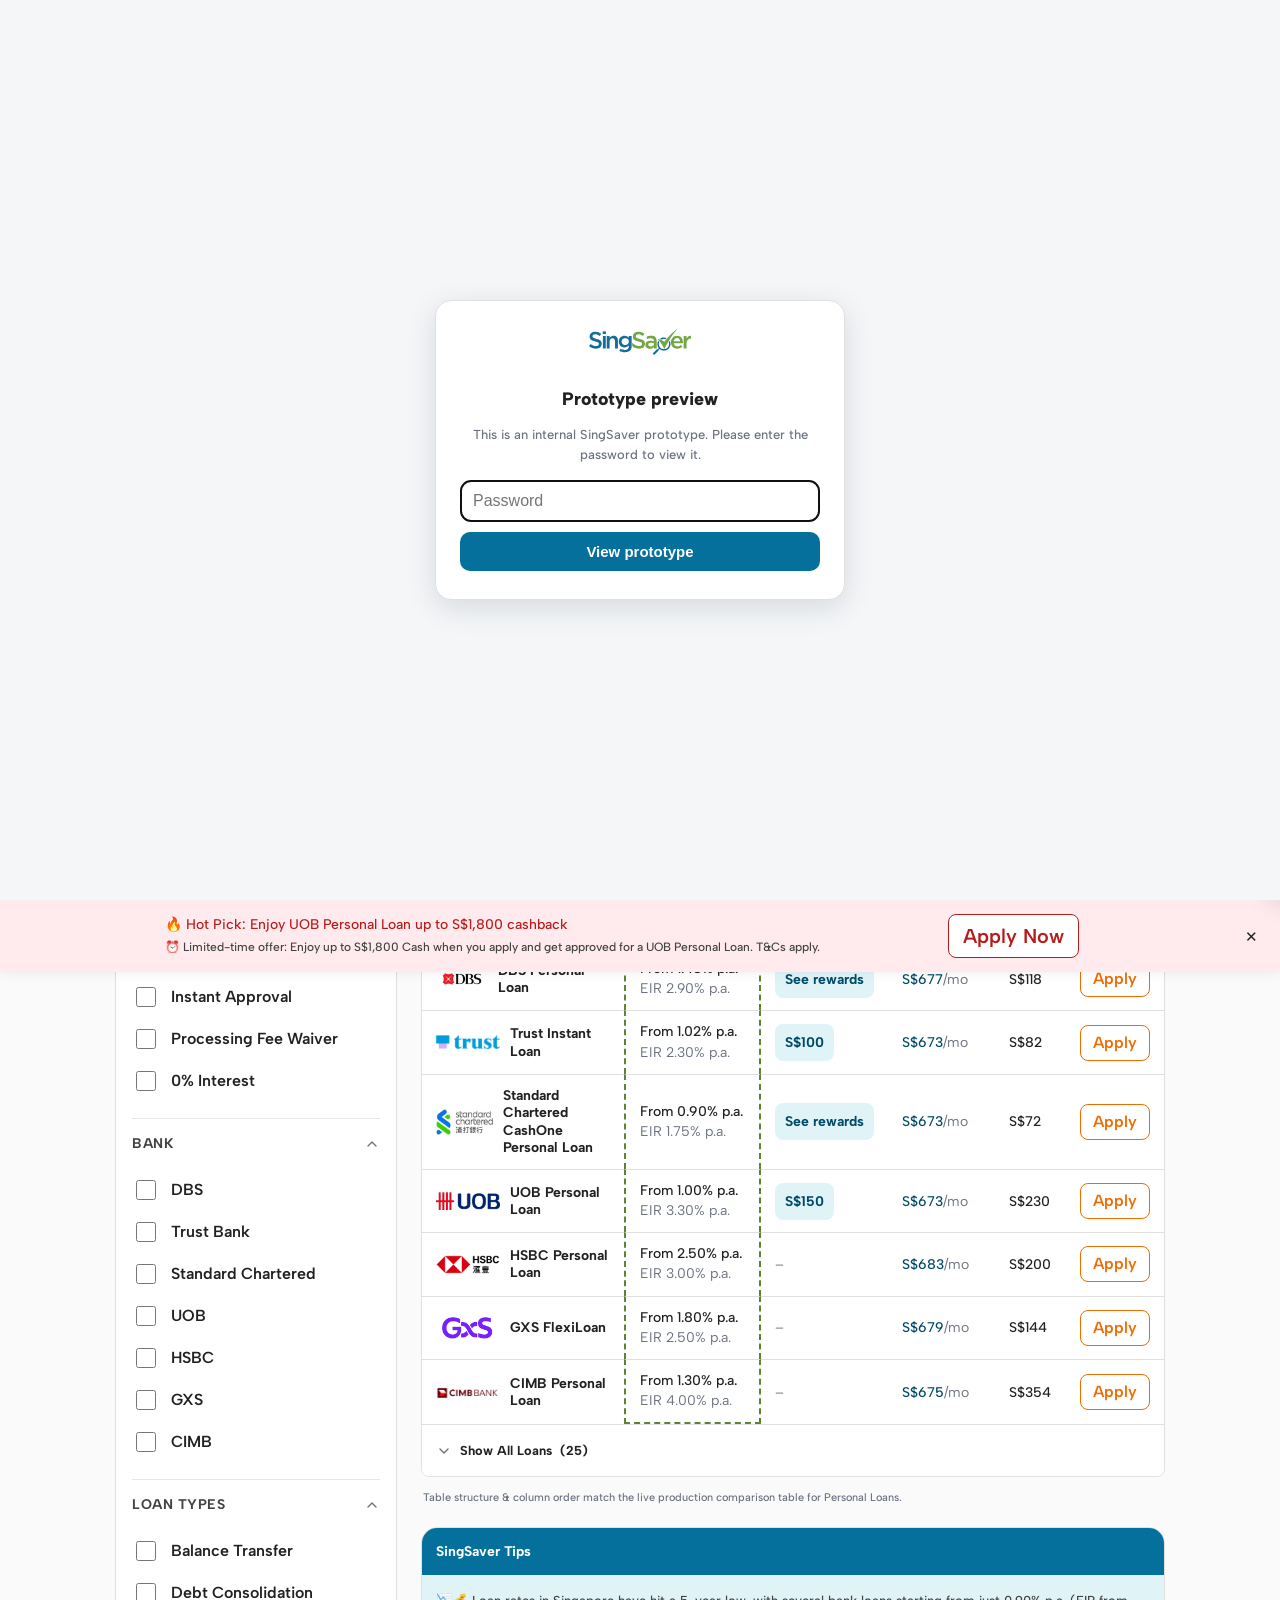
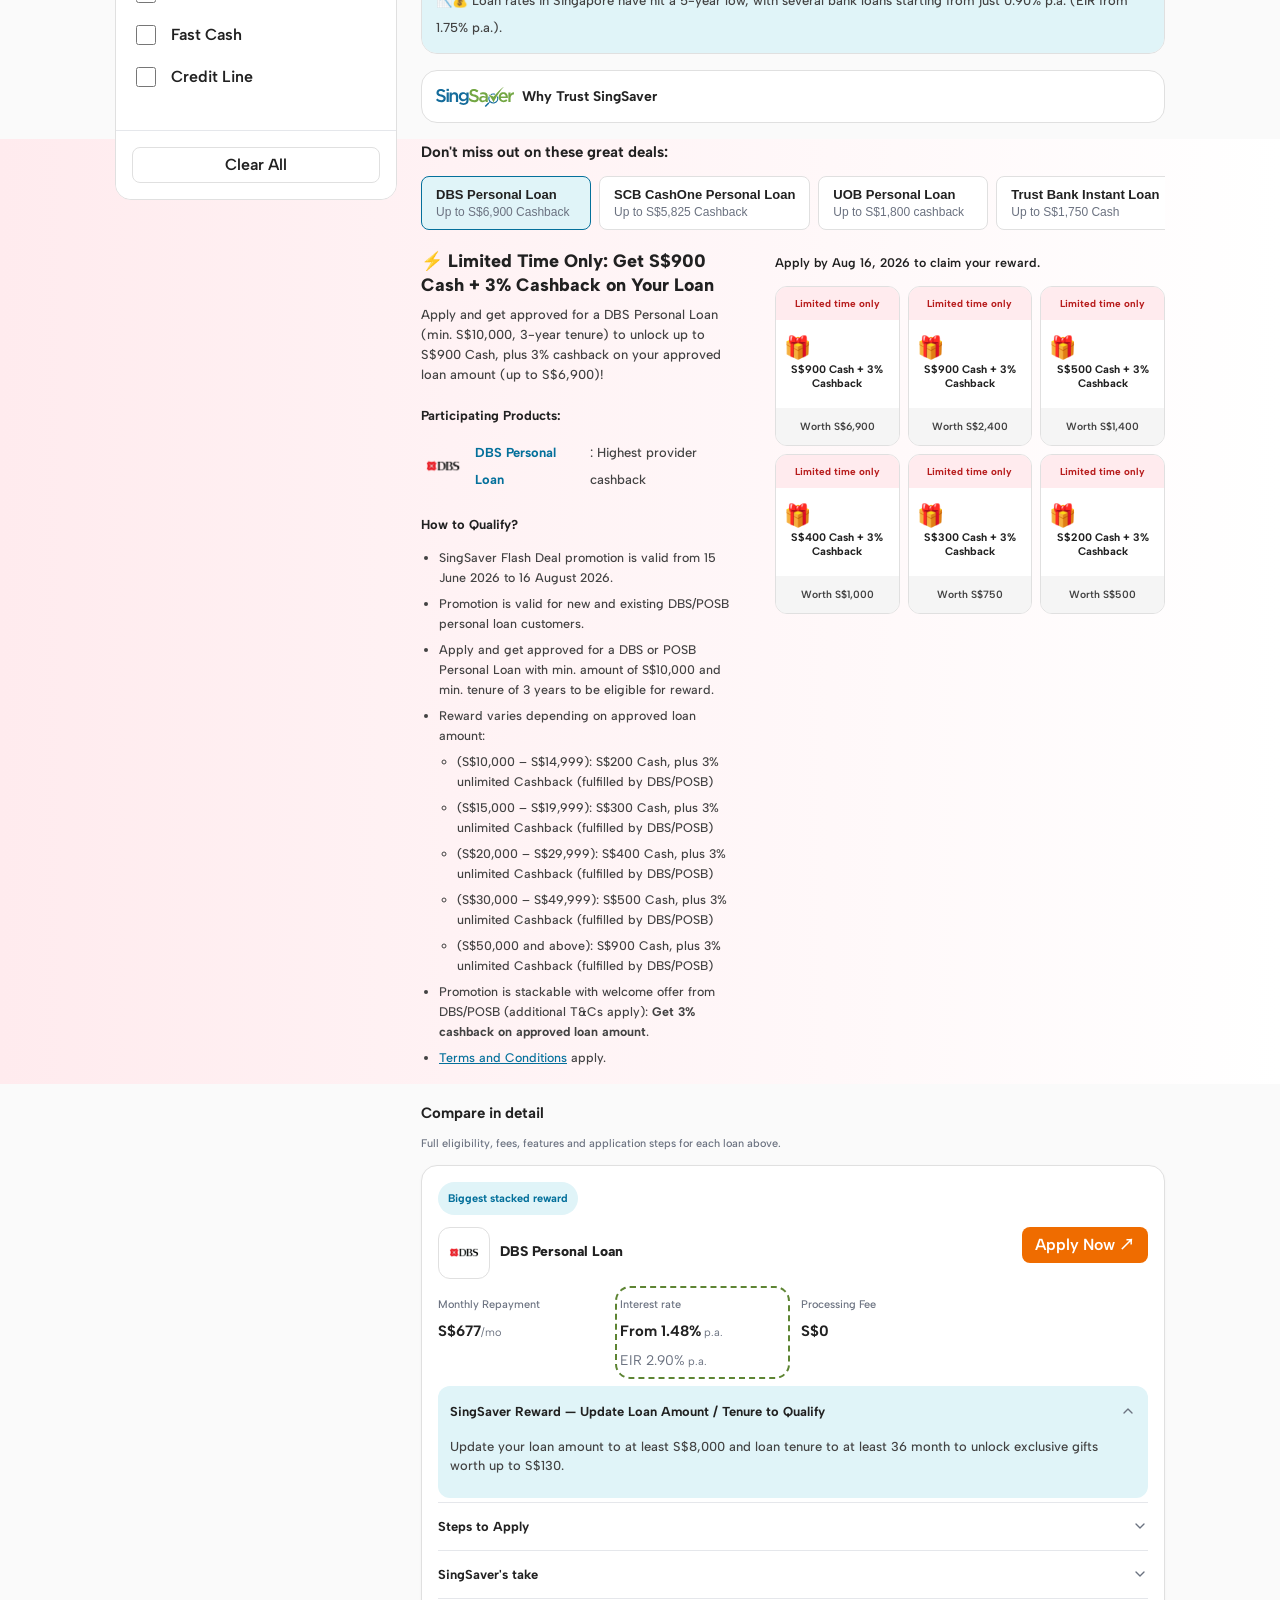
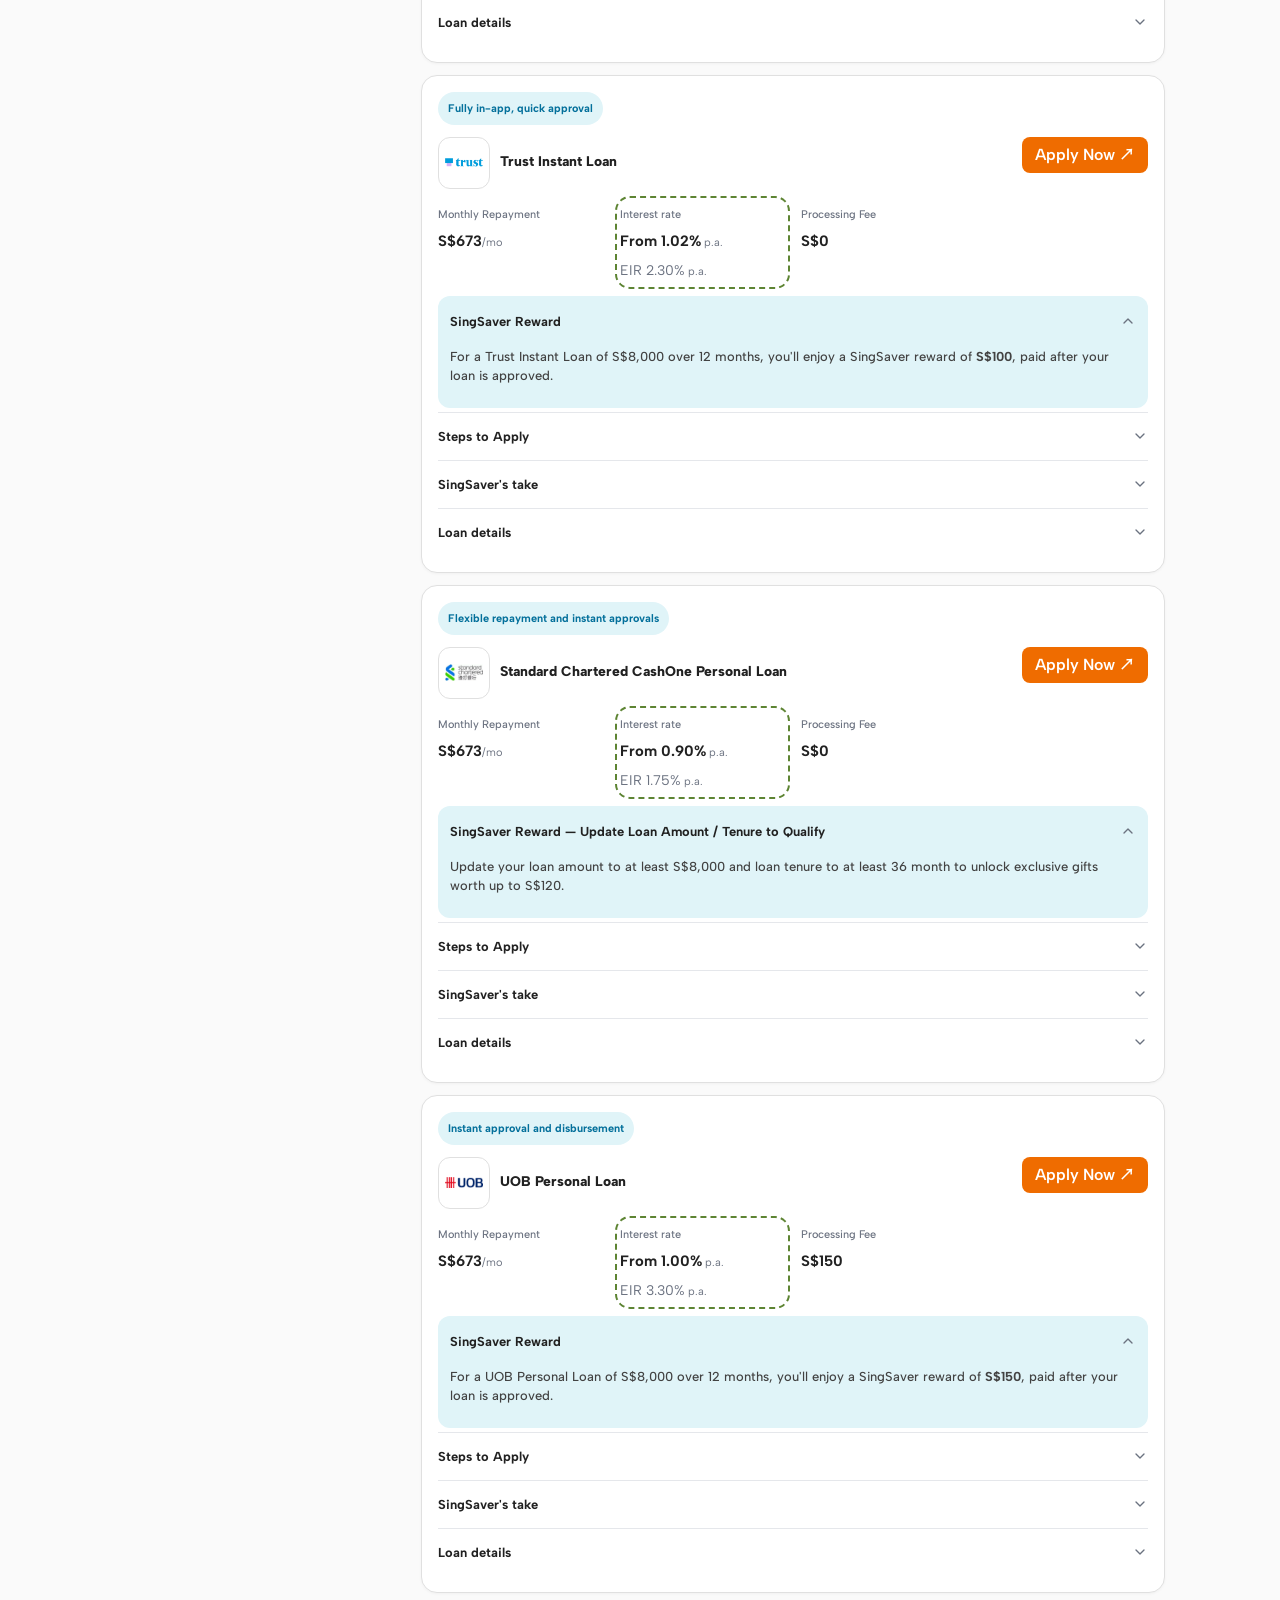
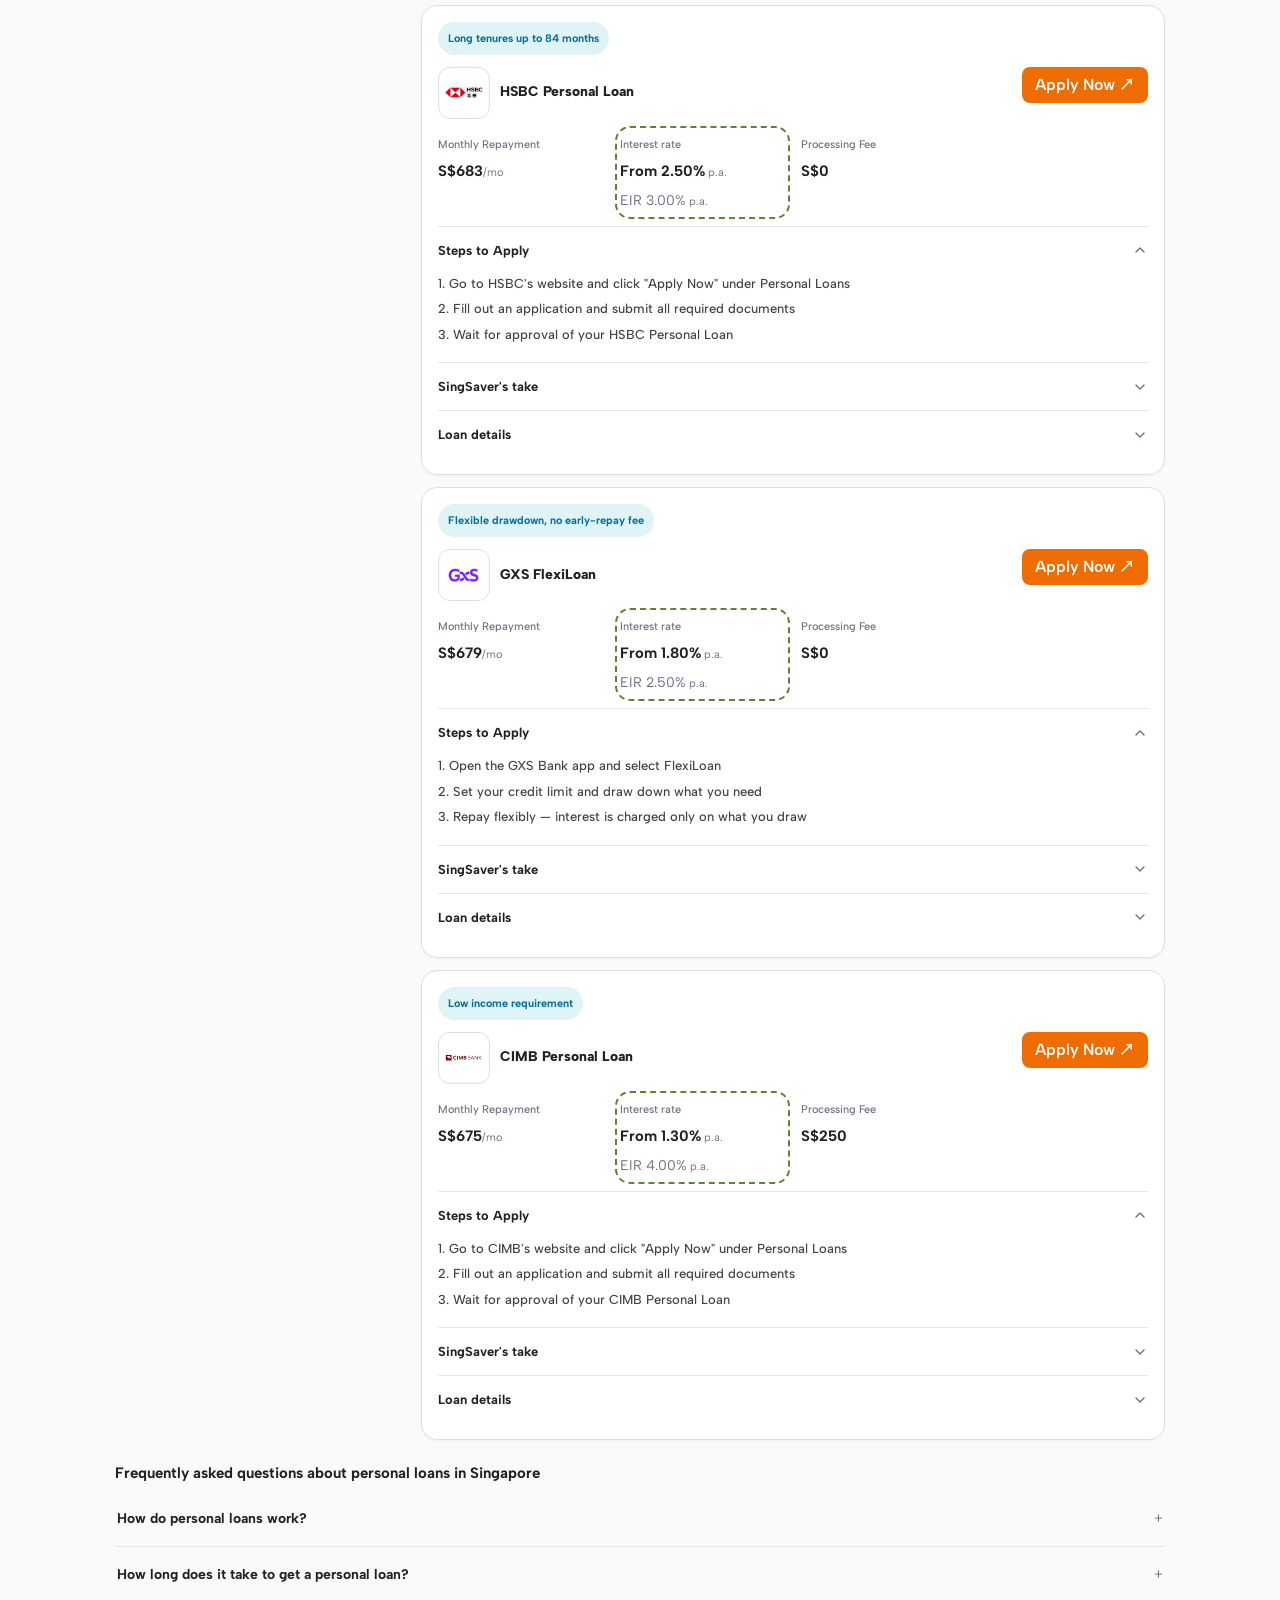
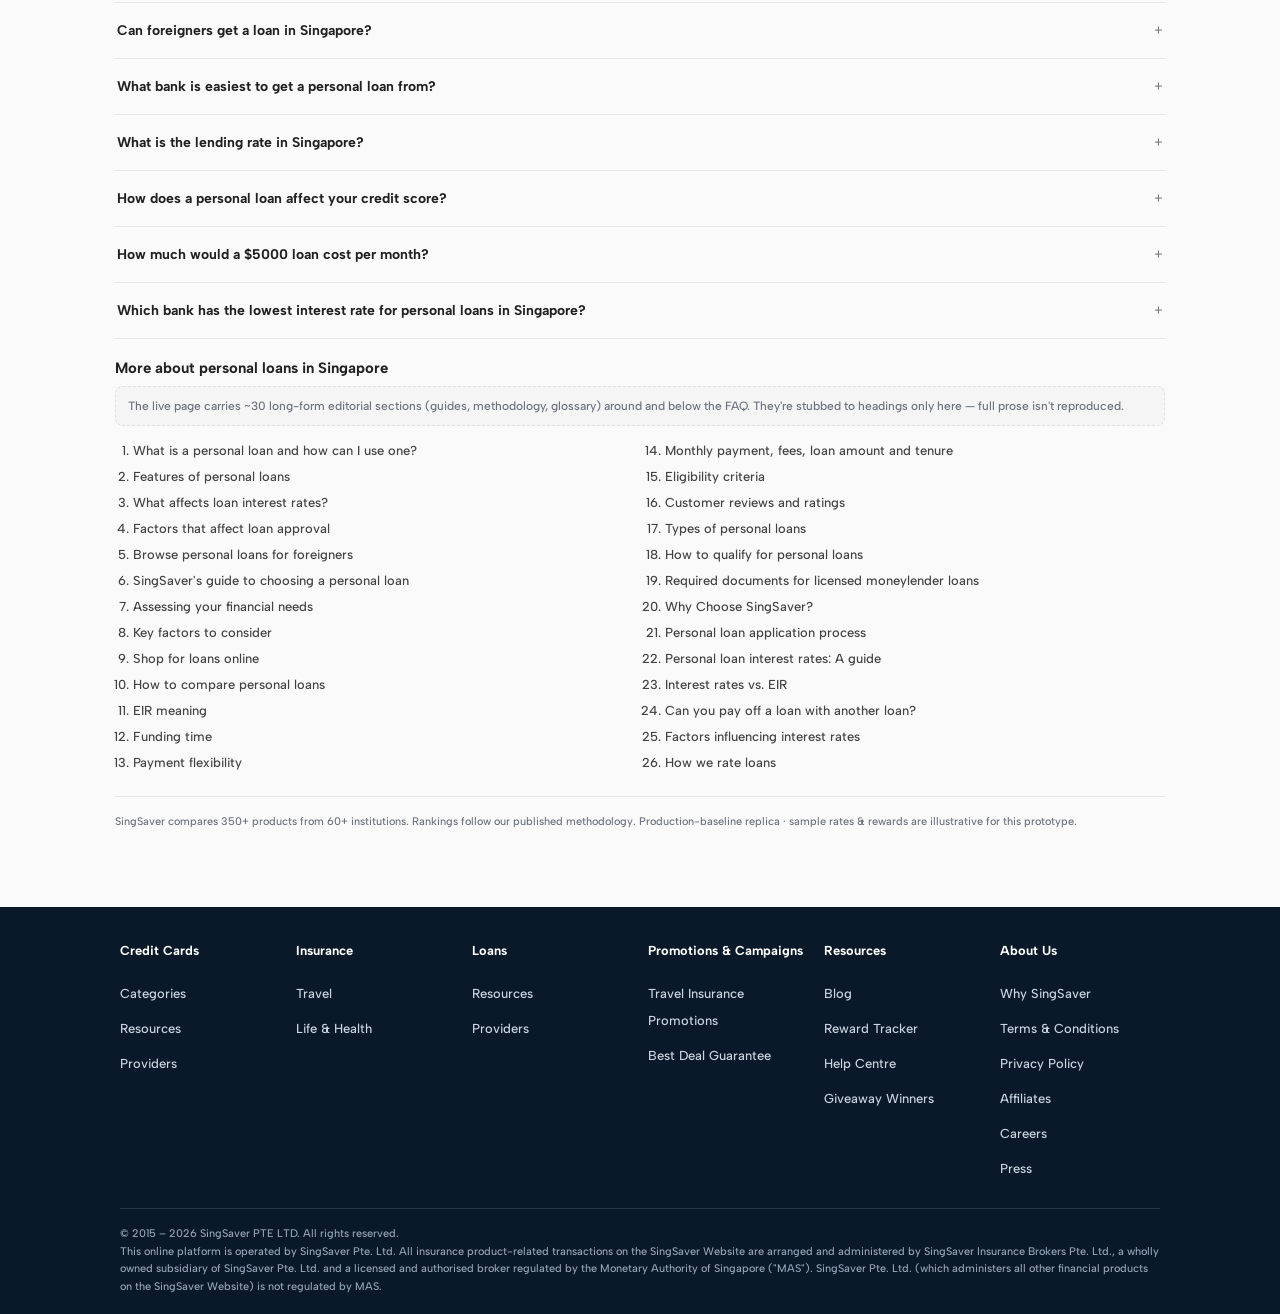
<file: change5/index.html>
<!DOCTYPE html>
<html lang="en" class="brand-singsaver">
<head>
<meta charset="utf-8">
<meta name="viewport" content="width=device-width, initial-scale=1">
<title>SingSaver Personal Loans — Change 5: Interest rate column (CMS-1895)</title>
<link rel="stylesheet" href="assets/fonts.css">
<link rel="stylesheet" href="assets/tokens.css">
<link rel="stylesheet" href="assets/grid.css">
<link rel="stylesheet" href="assets/components/buttons.css">
<style>
  body { background: var(--fill-base); color: var(--text-primary); margin:0; }
  .baseline-tag { background:#0f172a; color:#fff; font-size:11px; font-weight:700; text-align:center; padding:5px; letter-spacing:.02em; }

  /* Site header + nav — real TheHeader/DropdownMenu/AccountButton (cms-components):
     one flex row = hamburger(mobile)+logo | centred desktop nav | Log in text (desktop) + round avatar (always). */
  .site { position:relative; z-index:40; background:var(--fill-card); border-bottom:1px solid var(--borders-default); display:flex; align-items:center; gap:10px; padding:10px 14px; }
  .site__menu { border:0; background:none; font-size:20px; cursor:pointer; color:var(--text-primary); width:34px; height:34px; border-radius:8px; flex-shrink:0; }
  .site__menu:hover { background:var(--fill-primary-light); }
  .site__logo { height:22px; flex-shrink:0; }
  .site__right { display:flex; align-items:center; gap:12px; margin-left:auto; flex-shrink:0; }
  .site__login { display:none; font-weight:700; font-size:14px; color:var(--fill-primary-dark); text-decoration:none; }
  .site__acct { border:0; cursor:pointer; width:32px; height:32px; border-radius:50%; background:var(--fill-primary); color:#fff; display:flex; align-items:center; justify-content:center; font-size:15px; flex-shrink:0; }
  .site__nav { display:none; }
  .site__nav.open { display:flex; flex-direction:column; position:absolute; top:100%; left:0; right:0; background:var(--fill-card); border-bottom:1px solid var(--borders-default); padding:4px 14px 10px; box-shadow:0 8px 16px rgba(15,23,42,.10); }
  .site__nav.open a { padding:9px 0; font-size:14px; font-weight:600; color:var(--text-primary); text-decoration:none; border-bottom:1px solid var(--borders-soft); }
  .site__nav.open a:last-child { border-bottom:0; }
  @media(min-width:1024px){
    .site__menu{display:none}
    .site__nav{display:flex !important; position:static; flex-direction:row; flex:1; gap:22px; justify-content:center; box-shadow:none; border-bottom:0; padding:0; background:none}
    .site__nav a{padding:10px 0; border-bottom:0; font-size:14px; font-weight:700; color:var(--text-secondary); text-decoration:none}
    .site__nav a:hover{color:var(--text-primary)}
    .site__login{display:inline-block}
  }

  /* Announcement bar — real "top-page-sticky-content" campaign banner */
  .annbar { display:flex; align-items:center; justify-content:space-between; gap:10px; background:linear-gradient(to right, var(--fill-primary-dark), var(--fill-primary)); color:#fff; padding:8px 14px; font-size:12px; line-height:1.4; }
  .annbar.hidden { display:none; }
  .annbar__txt { flex:1; min-width:0; }
  .annbar__link { color:#fff; text-decoration:underline; font-weight:700; white-space:nowrap; cursor:pointer; }
  .annbar__x { border:0; background:none; color:#fff; opacity:.85; cursor:pointer; font-size:13px; width:26px; height:26px; border-radius:8px; flex-shrink:0; }
  .annbar__x:hover { background:rgba(255,255,255,.18); }

  .crumb { font-size:12px; color:var(--text-muted); margin:10px 0 8px; }
  .wrap { max-width: 1130px; margin: 0 auto; padding: var(--space-3) var(--space-4) var(--space-10); box-sizing:border-box; }
  @media (min-width:768px){ .wrap { padding-left:24px; padding-right:24px; } }
  @media (min-width:1280px){ .wrap { padding-left:40px; padding-right:40px; } }

  .head h1 { font-size: 20px; line-height: 1.22; margin: 0 0 4px; }
  .head__meta { color: var(--text-muted); font-size: 12px; margin: 0 0 6px; }
  .intro-wrap { position:relative; }
  .intro-txt { font-size:13px; line-height:1.5; color: var(--text-secondary); margin:0; overflow:hidden; }
  .intro-txt.clamped { display:-webkit-box; -webkit-line-clamp:2; -webkit-box-orient:vertical; }
  .intro-more { border:0; background:none; color: var(--text-link); font-weight:700; font-size:13px; cursor:pointer; padding:4px 0 0; text-decoration:underline; }

  /* Persona filter tabs — real live labels/order/emoji, horizontal scroll strip of pill links */
  .tabs { display:flex; gap:8px; overflow-x:auto; scrollbar-width:none; padding:10px 0 6px; margin-bottom:2px; }
  .tabs::-webkit-scrollbar { display:none; }
  .tabpill { flex:0 0 auto; border:1px solid var(--borders-form-default); background:var(--fill-card); border-radius:var(--r-pill); padding:7px 14px; font-size:13px; font-weight:600; color:var(--text-primary); text-decoration:none; white-space:nowrap; }
  .tabpill.on { background:var(--fill-primary); border-color:var(--fill-primary); color:var(--text-on-dark); }

  /* Quick Summary */
  .qsum { margin: var(--space-2) 0; }
  .qsum > summary { list-style:none; cursor:pointer; font-weight:700; color:var(--text-primary); font-size:14px; padding:8px 0; display:flex; align-items:center; gap:6px; }
  .qsum > summary::-webkit-details-marker{display:none}
  .qsum__icon { font-weight:400; }
  .qsum__body { font-size:13px; color:var(--text-secondary); padding:2px 0 10px; line-height:1.5; }

  /* Fastest Fulfilment banner (real HeroCampaingFeature block) */
  .promo-card { display:flex; gap:12px; align-items:flex-start; border:1px solid var(--borders-default); border-radius: var(--r-card); background:var(--fill-card); padding: var(--space-3); margin: var(--space-3) 0; }
  .promo-card__ic { width:56px; height:56px; flex-shrink:0; border-radius:var(--r-card-inner); background:var(--fill-primary-light); display:flex; align-items:center; justify-content:center; font-size:26px; }
  .promo-card__body { min-width:0; }
  .promo-card b { font-size:14px; display:block; margin-bottom:2px; }
  .promo-card p { margin:2px 0 0; font-size:13px; color:var(--text-secondary); line-height:1.45; }
  .promo-card p.clamped { display:-webkit-box; -webkit-line-clamp:2; -webkit-box-orient:vertical; overflow:hidden; }
  .promo-card__more { border:0; background:none; color:var(--text-link); font-weight:700; font-size:12px; cursor:pointer; padding:4px 0 0; text-decoration:underline; }

  /* Loan Amount + Tenure calculator (real PersonalLoanFilter — 2 fields). FIX (CDP verification
     round): a previous edit made this bar non-sticky to unblock the table header below — wrong,
     since the live site keeps BOTH the calc bar AND the comparison-table header sticky, STACKED
     (calc pinned at the very top, header pinned directly below it). Restored position:sticky here;
     the table header's own sticky `top` offset is no longer a hard-coded 0 — it reads a CSS custom
     property (--pct-head-top) that JS sets to this bar's actual rendered height (see syncHeadShadow()
     in the script), so the header always pins exactly below the calc bar, stacked with no gap or
     overlap, at every breakpoint. z-index:20 (calc) vs the header's z-index:6 no longer competes for
     the same viewport-top real estate since the two now occupy different `top` offsets. */
  .calc { position:sticky; top:0; z-index:20; background:var(--fill-base); padding: var(--space-2) 0; margin-bottom:2px; }
  .calc__row { display:flex; gap:10px; }
  .calc__fld { flex:1; min-width:0; display:flex; flex-direction:column; gap:6px; }
  .calc__lbl { display:flex; align-items:center; gap:4px; font-size:12px; font-weight:600; color:var(--text-secondary); }
  .calc__help { color:var(--text-muted); cursor:help; font-size:12px; border:1px solid var(--borders-default); border-radius:50%; width:15px; height:15px; display:inline-flex; align-items:center; justify-content:center; line-height:1; }
  .calc__fld input, .calc__fld select { border:1px solid var(--borders-form-default); border-radius: var(--r-button); padding:9px 10px; font:inherit; font-family:var(--font-sans); font-size:16px; font-weight:700; color:var(--text-primary); background:var(--fill-card); width:100%; box-sizing:border-box; }
  .calc__fld input:focus, .calc__fld select:focus { outline:2px solid var(--fill-primary); border-color:transparent; }
  .calc.stuck { box-shadow: 0 4px 10px rgba(15,23,42,.08); border-bottom:1px solid var(--borders-default); }

  /* ============================================================
     CHANGE 2 — the plain 2-field calculator above is production-fidelity
     furniture for Baseline/Change 1 only; under Change 2 it's REPLACED
     entirely (hidden here) by the v20-pattern "Your details" grouped
     block below, which bundles Loan amount + Tenure + Citizenship +
     Monthly income into one collapsible card. */
  body[data-proto-view="change2"] .calc , body[data-proto-view="change3"] .calc , body[data-proto-view="change4"] .calc { display:none; }

  /* ============================================================
     CHANGE 2 — "Your details" grouped block (matches prototype-v20.html's
     .details pattern exactly): a single details/summary card — "YOUR
     DETAILS" label + a one-line summary ("S$X · N mths · <citizenship> ·
     S$Y/mo") + an "Edit" affordance in the summary row, with all four
     inputs as its body. Open by default; once it scrolls out of view the
     sticky "Your details" summary bar below takes over (see .sticky-summary
     CSS further down + the IntersectionObserver in the script, also reused
     from v20). Shown only under Change 2 — see body[data-proto-view] rule. */
  .details { display:none; background: var(--fill-card); border:1px solid var(--borders-default); border-radius: var(--r-card-inner); margin-bottom: var(--space-3); }
  body[data-proto-view="change2"] .details , body[data-proto-view="change3"] .details , body[data-proto-view="change4"] .details { display:block; }
  .details > summary { list-style:none; cursor:pointer; padding: 10px 14px; display:flex; align-items:center; justify-content:space-between; gap: 8px; }
  .details > summary::-webkit-details-marker { display:none; }
  .details__label { font-size:10px; color:var(--text-muted); text-transform:uppercase; letter-spacing:.04em; display:block; }
  .details__summary { font-weight:700; font-size:13px; }
  .details__edit { color: var(--text-link); font-weight:600; font-size:13px; white-space:nowrap; }
  .details__body { padding: 0 14px 14px; display:grid; grid-template-columns:1fr 1fr; gap: 12px; }
  .details .fld label { display:block; font-weight:600; font-size:12px; margin-bottom:4px; }
  .details .imoney, .details .iunit { display:flex; align-items:center; border:1px solid var(--borders-form-default); border-radius: var(--r-button); overflow:hidden; }
  .details .imoney span, .details .iunit span { padding: 0 8px; color:var(--text-muted); font-size:12px; font-weight:600; white-space:nowrap; }
  .details .imoney input, .details .iunit input { border:0; outline:0; width:100%; padding:8px 8px 8px 0; font:inherit; font-size:16px; font-weight:700; color:var(--text-primary); }
  .details .iunit input { padding-left:12px; }
  .details .fld select { width:100%; padding: 8px; border:1px solid var(--borders-form-default); border-radius: var(--r-button); font:inherit; font-family:var(--font-sans); font-size:16px; background:var(--fill-card); color:var(--text-primary); }
  /* v20 groups 4 fields at 2 cols on mobile, growing to 3/5 cols on a narrower (640px) max-width
     page; this redesign's wrap is wider (1130px desktop) and only ever holds these same 4 fields,
     so it steps straight to a single 4-col row at tablet+ rather than v20's 3-then-5 split (which
     would leave an empty 5th cell here). */
  @media (min-width:768px){ .details__body{grid-template-columns:repeat(4,1fr)} }

  .section-h { font-size:15px; font-weight:700; margin: var(--space-4) 0 var(--space-1); }
  .section-hint { font-size:11px; color:var(--text-muted); margin: 0 0 var(--space-2); }

  /* Comparison table — real ComparisonTableBuilder/PLColumnSource structure */
  .pct-section { margin: var(--space-3) 0 var(--space-4); }
  /* .pct-wrap's overflow:hidden purely clips .pct-scroll's rounded corners; overflow:clip gives the
     identical visual clip WITHOUT making .pct-wrap a position:sticky-blocking scroll container (unlike
     hidden/auto, 'clip' doesn't establish one) — kept as a fallback-safe pair (invalid `clip` is simply
     ignored by any engine that doesn't parse it, leaving `hidden` — same look either way) since the new
     sticky header shadow below (FIX 3) lives inside this box and needs to reach past it to the page. */
  .pct-wrap { border:1px solid var(--borders-default); border-radius: var(--r-table); background: var(--fill-card); overflow:hidden; overflow:clip; position:relative; }
  .pct-scroll { overflow-x:auto; -webkit-overflow-scrolling:touch; scrollbar-width:none; box-shadow: inset -10px 0 8px -8px rgba(15,23,42,.14); }
  .pct-scroll::-webkit-scrollbar { display:none; }
  .pct-table { border-collapse:separate; border-spacing:0; width:100%; min-width:760px; background:var(--fill-card); }
  .pct-table th, .pct-table td { padding:12px 14px; text-align:left; white-space:nowrap; vertical-align:middle; }
  /* No column/vertical grid-lines and no inter-row vertical rules on live — only a
     subtle horizontal row separator (border-top) on a white background (verified: ComparisonTableBuilder.tsx
     never adds a vertical border between tbody cells; this replica drops the header's border-l too so nothing reads as a grid). */
  .pct-table td { font-size:13px; font-weight:500; }
  .pct-table thead th { background:var(--fill-alternative-1); font-size:14px; font-weight:700; color:var(--text-primary); white-space:normal; line-height:1.3; }
  .pct-table tbody td { border-top:1px solid var(--borders-default); }
  .pct-table tbody tr:hover td { background:var(--fill-base); }
  @media (min-width:768px){
    .pct-table thead th { font-size:15px; }
    .pct-table td { font-size:14px; }
  }
  .pct-sticky { position:sticky; left:0; z-index:2; background:var(--fill-card); }
  .pct-table thead th.pct-sticky { background:var(--fill-alternative-1); z-index:3; }
  .pct-table tbody tr:hover td.pct-sticky { background:var(--fill-base); }

  /* ============================================================
     STAKEHOLDER-REVIEW FIX 3 — sticky HEADER ROW during vertical scroll (previously only the first
     COLUMN, .pct-sticky, was sticky; the header row scrolled away with the body). Real caveat this
     had to solve: the table's own `<thead>` lives inside .pct-scroll, and .pct-scroll MUST keep real
     overflow-x:auto for horizontal drag on narrow screens — but per the CSS Overflow spec, an element
     can't have a real scrolling x-axis while its y-axis stays invisible to position:sticky's ancestor
     search: pairing overflow-x:auto with any non-'visible' overflow-y (auto, hidden, OR clip — verified
     empirically: 'clip' paired with a scrolling sibling axis is itself demoted to 'hidden' by the UA,
     since the two axes must agree to actually clip-without-scrolling) always turns .pct-scroll into a
     bona fide scroll container, which traps `position:sticky;top` on anything inside it — it can only
     ever stick to the inside of .pct-scroll's own (here, non-scrolling, content-height) box, never to
     the real page. There is no single-element CSS `overflow` combination that lets one axis genuinely
     scroll while the other stays transparent to an ancestor sticky search.

     Fix: don't make the REAL <thead> (inside .pct-scroll) sticky at all — instead add a lightweight
     "shadow" duplicate header (#pctHeadShadow, markup right before .pct-scroll in .pct-wrap) that is
     NOT inside .pct-scroll, so `position:sticky;top:0` on it correctly escapes past .pct-wrap
     (overflow:clip, confirmed non-blocking above) to the real page/viewport. Its own wrapper is
     height:0/overflow:visible so it reserves zero space in flow — before any scroll it sits exactly on
     top of (and pixel-for-pixel matches) the real header underneath, so there's no visible seam or
     duplicate row; once the page scrolls past it, it's the one that visibly stays pinned while the real
     header (still in normal flow inside .pct-scroll) scrolls away beneath it. Column widths are copied
     from the real, already-correctly-laid-out header cells via JS (syncHeadShadow(), called after every
     render()/resize — see script) rather than left to independent auto-layout, so the shadow can never
     drift out of alignment with the real columns below it. Its own inner clip strip is a genuine
     overflow-x:auto container (scrollLeft kept in lockstep with the real .pct-scroll on every 'scroll'
     event — see initHeadShadowSync() in the script) purely so its own first cell can reuse the exact
     same `.pct-sticky` class/mechanism as the real table for the left-pinned "Loan" corner — meaning the
     corner cell is provably pinned on BOTH axes by the same, already-proven CSS this page already uses
     for the real table's first column, just running inside the new shadow instead. aria-hidden since
     it's a purely-visual duplicate of the real (still-present, still-accessible) <thead>.

     CDP verification round: `top` is no longer a hard-coded 0 — the live site stacks this sticky
     header directly BELOW the also-sticky Loan Amount/Tenure calc bar (.calc, restored to sticky
     above), not at the very top of the viewport. `top` reads the CSS custom property --pct-head-top,
     which JS sets to .calc's actual rendered pixel height (varies by breakpoint — see syncHeadShadow()
     in the script, recomputed on every render()/resize/load/ResizeObserver tick alongside the existing
     column-width sync); the `0px` fallback covers the moment before that first runs, and also covers
     any view where .calc is hidden (display:none), so the header still pins to the true top there. */
  .pct-head-shadow { position:sticky; top:var(--pct-head-top, 0px); height:0; overflow:visible; z-index:6; pointer-events:none; }
  .pct-head-shadow__clip { overflow-x:auto; overflow-y:hidden; scrollbar-width:none; }
  .pct-head-shadow__clip::-webkit-scrollbar { display:none; }
  .pct-head-shadow .pct-table { table-layout:fixed; }
  @media (min-width:1280px){ .pct-head-shadow .pct-table { min-width:100%; } }
  .pct-loan { display:flex; align-items:center; gap:10px; min-width:172px; }
  .pct-loan img { height:26px; width:auto; max-width:64px; object-fit:contain; flex-shrink:0; }
  .pct-loan span { font-weight:700; font-size:13px; color:var(--text-primary); white-space:normal; line-height:1.25; }
  .pct-reward { border:0; background:var(--fill-primary-light); padding:5px 10px; font:inherit; font-weight:700; font-size:13px; color:var(--fill-primary-dark); cursor:pointer; text-align:left; border-radius:var(--r-tooltip); }
  .pct-reward:hover { background:var(--fill-primary-subtle,#e3edff); }
  .pct-reward.pct-na { background:none; padding:0; color:var(--text-muted); font-weight:400; cursor:pointer; }
  .pct-reward.pct-na:hover { background:none; text-decoration:underline; }
  .mhg-btn--outline-cta { background:var(--fill-card); color:var(--buttons-cta); border-color:var(--buttons-cta); }
  .mhg-btn--outline-cta:hover:not(:disabled):not([aria-disabled="true"]) { background:var(--fill-alternative-1); color:var(--buttons-cta-hover); border-color:var(--buttons-cta-hover); }
  .pct-monthly { font-weight:700; color:var(--fill-primary-dark); }
  .pct-src { font-size:11px; color:var(--text-muted); margin:8px 2px 0; }
  @media (min-width:768px){ .pct-loan span, .pct-reward { font-size:14px; } }
  @media (min-width:1280px){ .pct-table { min-width:100%; } }

  /* Show All Loans — real chevron header + logo strip, part of the ComparisonTable component */
  .showall { border-top:1px solid var(--borders-default); background:var(--fill-card); }
  .showall > summary { list-style:none; cursor:pointer; padding:12px 14px; font-weight:700; font-size:13px; display:flex; align-items:center; gap:8px; }
  .showall > summary::-webkit-details-marker { display:none; }
  .showall__chev { display:inline-flex; width:16px; height:16px; color:var(--text-muted); transition:transform .2s; }
  .showall[open] .showall__chev { transform:rotate(180deg); }
  .chev-caret { width:14px; height:14px; vertical-align:middle; margin-left:2px; transition:transform .15s ease; }
  .details[open] > summary .details__edit .chev-caret { transform:rotate(180deg); }
  .mcarousel__chev { width:20px; height:20px; }
  .showall__body { padding:0 14px 14px; }
  .showall__note { font-size:12px; color:var(--text-muted); margin:0 0 10px; }
  .showall__strip { display:flex; flex-wrap:wrap; gap:8px; }
  .showall__chip { border:1px solid var(--borders-default); border-radius:999px; padding:6px 12px; font-size:13px; font-weight:600; color:var(--text-primary); background:var(--fill-alternative-1); }

  /* SingSaver Tips */
  .tips { border-radius: var(--r-card); overflow:hidden; border:1px solid var(--borders-default); margin: var(--space-4) 0; }
  .tips__h { background: var(--fill-primary); color:var(--text-on-dark); font-weight:700; padding:10px 14px; font-size:14px; }
  .tips__b { background: var(--fill-primary-light); padding:12px 14px; font-size:13px; color:var(--text-secondary); }

  /* Why Trust SingSaver */
  .wts { border:1px solid var(--borders-default); border-radius: var(--r-card); background: var(--fill-card); margin: var(--space-3) 0; }
  .wts > summary { list-style:none; cursor:pointer; padding:12px 14px; display:flex; align-items:center; gap:8px; font-weight:700; font-size:14px; }
  .wts > summary::-webkit-details-marker { display:none; }
  .wts img { height:20px; }
  .wts__body { padding:0 14px 14px; font-size:13px; color:var(--text-secondary); line-height:1.55; }
  .wts__body ul { margin:8px 0 0; padding-left:18px; }
  .wts__body li { margin-bottom:6px; }

  /* "Don't miss out on these great deals" — real Promotional Campaigns PL block
     (fe-services CreditCardPromotion.tsx + ComponentCredtiCardPromotion/* — the actual component the live PL page
     renders for this section, NOT the generic PromotionalBanner). Deal tabs across the top; selected deal =
     left column (title/blurb/Participating Products/How to Qualify) + right column (reward-tier gift grid). */
  .promoblk { margin: var(--space-4) 0; }
  .promoblk__h { font-size:15px; font-weight:700; margin:0 0 10px; }
  .promoblk__tabs { display:flex; gap:8px; overflow-x:auto; scrollbar-width:none; padding-bottom:4px; margin-bottom:16px; }
  .promoblk__tabs::-webkit-scrollbar { display:none; }
  .promoblk__tab { flex:0 0 auto; text-align:left; border:1px solid var(--borders-default); background:var(--fill-card); border-radius:8px; padding:10px 14px; cursor:pointer; min-width:170px; }
  .promoblk__tab b { display:block; font-size:13px; color:var(--text-primary); line-height:1.3; }
  .promoblk__tab span { font-size:12px; color:var(--text-muted); }
  .promoblk__tab.on { background:var(--fill-primary-light); border-color:var(--fill-primary); }
  .promoblk__body { display:flex; flex-direction:column; gap:20px; }
  .promoblk__left { min-width:0; }
  .promoblk__title { font-size:18px; font-weight:800; margin:0 0 8px; line-height:1.3; }
  .promoblk__blurb { font-size:13px; color:var(--text-secondary); line-height:1.55; margin:0 0 14px; }
  .promoblk__h4 { font-size:13px; font-weight:700; margin:0 0 8px; }
  .promoblk__product { display:flex; align-items:center; gap:10px; margin-bottom:16px; }
  .promoblk__product img { height:22px; width:auto; max-width:56px; object-fit:contain; flex-shrink:0; }
  .promoblk__prodname { font-weight:700; color:var(--text-link); font-size:13px; }
  .promoblk__prodlabel { font-size:13px; color:var(--text-secondary); }
  .promoblk__qual { font-size:12.5px; line-height:1.6; color:var(--text-secondary); margin:0 0 16px; padding-left:18px; }
  .promoblk__qual li { margin-bottom:6px; }
  .promoblk__qual ul { margin:6px 0; padding-left:18px; }
  .promoblk__qual a { color:var(--text-link); text-decoration:underline; }
  .promoblk__tbl { width:100%; border-collapse:collapse; font-size:12px; margin:6px 0 12px; }
  .promoblk__tbl th, .promoblk__tbl td { border:1px solid var(--borders-default); padding:6px 8px; text-align:left; }
  .promoblk__tbl th { background:var(--fill-alternative-1); font-weight:700; }
  .promoblk__right { min-width:0; }
  .promoblk__applyby { font-size:12.5px; font-weight:600; color:var(--text-primary); margin:0 0 10px; }
  .promoblk__grid { display:grid; grid-template-columns:repeat(3,1fr); gap:8px; }
  .gifttile { border:1px solid var(--borders-default); border-radius:12px; overflow:hidden; background:var(--fill-card); display:flex; flex-direction:column; }
  .gifttile__tag { background:var(--highlight-red-light); color:var(--highlight-red-dark); font-size:10px; font-weight:700; text-align:center; padding:3px 4px; }
  .gifttile__body { flex:1; display:flex; align-items:center; justify-content:center; padding:12px 8px; min-height:64px; }
  .gifttile__ic { font-size:22px; line-height:1; margin-bottom:4px; }
  .gifttile__amt { font-size:11px; font-weight:700; color:var(--text-primary); text-align:center; line-height:1.3; }
  .gifttile__worth { background:var(--fill-alternative-1); color:var(--text-secondary); font-size:10.5px; font-weight:600; text-align:center; padding:5px 4px; }
  /* Real component renders the gift grid inline in the left column on mobile/tablet (ProductCampaignGifts,
     "block lg:hidden"), and as its own right column on desktop ("hidden lg:block") — not both at once. */
  .promoblk__giftslot--mobile { display:block; margin:0 0 16px; }
  .promoblk__giftslot--desktop { display:none; }
  @media (min-width:768px){
    .promoblk__body { flex-direction:row; justify-content:space-between; gap:32px; }
    .promoblk__left { flex:1; max-width:636px; }
    .promoblk__right { flex-shrink:0; width:340px; }
    .promoblk__grid { grid-template-columns:repeat(3,1fr); }
    .promoblk__giftslot--mobile { display:none; }
    .promoblk__giftslot--desktop { display:block; }
  }
  @media (min-width:1280px){ .promoblk__right { width:390px; } }

  /* ============================================================
     BASELINE-FIDELITY FIX 1 — full-bleed campaign background tint that
     switches per selected deal tab. Real component: fe-services
     src/components/cms/components-user/ComponentCredtiCardPromotion/
     ProductCampaignBackground.tsx ("ProductsCampaignBackground") +
     helpers/getColorSchema.ts — an absolutely-positioned, full-bleed div
     sits behind the whole block; its gradient = the active campaign's
     CMS-configured `color` field (green/red/blue/yellow/orange) resolved
     to `linear-gradient(to right, var(--colors-campaign-{c}-1), white)`.
     Those --colors-campaign-* vars are CMS/Figma-only and aren't in this
     repo's tokens.css, so APPROXIMATED with the closest existing tokens:
     DBS + UOB both use the "red" schema (--highlight-red-light →
     --fill-card, i.e. rose/pink); SCB + Trust both use the "green" schema
     (--highlight-green-light → --fill-card, mint). The real component only
     has 5 discrete colour keys, so two campaigns sharing one key is
     expected — the "rose" vs "very light pink" / "mint" vs "light
     mint-green" difference the brief describes reads as a difference in
     surrounding copy/tile density, not a distinct colour value.
     Full-bleed is done by JS-measuring the true viewport width + the
     block's own offset from the viewport edge (layoutCampaignBg() below),
     not the `100vw` CSS trick (which overflows the page by the
     scrollbar's width) — a more robust rebuild of the same idea the real
     component uses (a `visualViewport`-driven inline pixel width). This
     is unaffected by the Sort & Filter left column below (the tint is
     measured off .promoblk's own live position, not assumed centering). */
  .promoblk { position:relative; z-index:0; }
  .promoblk__bg { position:absolute; top:0; bottom:0; left:0; z-index:-1; pointer-events:none; transition:background .3s ease; }
  .promoblk__bg--pink  { background: linear-gradient(to right, var(--highlight-red-light), var(--fill-card)); }
  .promoblk__bg--green { background: linear-gradient(to right, var(--highlight-green-light), var(--fill-card)); }

  /* Product detail cards (real cms-components ProductCard/ set) */
  .cards { display:flex; flex-direction:column; gap: var(--space-3); }
  .loan { border:1px solid var(--borders-default); border-radius: var(--r-card); background: var(--fill-card); padding: var(--space-4); box-shadow: var(--shadow-card); }
  .loan__tag { display:inline-block; background: var(--fill-primary-light); color: var(--text-link); font-size:11px; font-weight:700; border-radius: var(--r-pill); padding:3px 10px; margin-bottom: var(--space-3); }
  .loan__head { display:flex; flex-direction:column; align-items:stretch; gap:12px; margin-bottom: var(--space-3); }
  .loan__id { display:flex; align-items:center; gap:10px; min-width:0; }
  .loan__logobox { display:flex; align-items:center; justify-content:center; flex-shrink:0; width:52px; height:52px; box-sizing:border-box; padding:6px; border:1px solid var(--borders-default); border-radius: var(--r-card-inner); background: var(--fill-card); }
  .plogo-lg { max-width:100%; max-height:100%; object-fit:contain; display:block; }
  .loan__name { font-weight:800; font-size:14px; line-height:1.3; color:var(--text-primary); }
  .loan__ctawrap .mhg-btn { width:100%; }
  @media (min-width: 768px){ .loan__head{flex-direction:row;align-items:flex-start;justify-content:space-between;gap:10px} .loan__ctawrap .mhg-btn{width:auto} }

  .loan__grid2 { display:grid; grid-template-columns:1fr 1fr; gap:10px 16px; margin: var(--space-3) 0; }
  .g2 .l { font-size:11px; color:var(--text-muted); } .g2 .v { font-size:15px; font-weight:700; } .g2 .v small{font-weight:400;font-size:11px;color:var(--text-muted)}
  @media (min-width: 768px){ .loan__grid2{grid-template-columns:repeat(4,1fr)} }

  .acc { border-top:1px solid var(--borders-soft); }
  .acc > summary { list-style:none; cursor:pointer; padding:10px 0; display:flex; align-items:center; justify-content:space-between; font-weight:700; font-size:13px; }
  .acc > summary::-webkit-details-marker { display:none; }
  .acc > summary::after { content:""; flex-shrink:0; width:16px; height:16px; background-color:var(--text-muted); -webkit-mask:url("data:image/svg+xml,%3Csvg xmlns='http://www.w3.org/2000/svg' viewBox='0 0 24 24'%3E%3Cpath d='M6 9l6 6 6-6' fill='none' stroke='black' stroke-width='2' stroke-linecap='round' stroke-linejoin='round'/%3E%3C/svg%3E") center/contain no-repeat; mask:url("data:image/svg+xml,%3Csvg xmlns='http://www.w3.org/2000/svg' viewBox='0 0 24 24'%3E%3Cpath d='M6 9l6 6 6-6' fill='none' stroke='black' stroke-width='2' stroke-linecap='round' stroke-linejoin='round'/%3E%3C/svg%3E") center/contain no-repeat; transition:transform .15s ease; } .acc[open] > summary::after { transform:rotate(180deg); }
  .acc__body { padding: 0 0 12px; font-size:12px; color:var(--text-secondary); }
  .acc--reward { background:var(--fill-primary-light); border-radius:var(--r-card-inner); border-top:0; padding:0 12px; margin:0 0 4px; }
  .acc--reward > summary { padding:12px 0; }
  .acc--reward .acc__body { padding-bottom:14px; }
  .offer-blurb { font-size:13px; color:var(--text-secondary); margin:0 0 8px; line-height:1.5; }
  .dlrow { display:flex; justify-content:space-between; gap:12px; padding:6px 0; font-size:14px; }
  .dlrow .k { color:var(--text-secondary); } .dlrow .v { font-weight:700; color:var(--text-primary); text-align:right; }
  .featlist { list-style:none; margin:6px 0 0; padding:0; display:flex; flex-direction:column; gap:8px; }
  .featlist li { display:flex; gap:8px; font-size:13px; color:var(--text-secondary); align-items:flex-start; line-height:1.4; }
  .ic-pro { color:var(--success); font-weight:800; }
  .stepslabel { font-size:11px; font-weight:700; letter-spacing:.04em; text-transform:uppercase; color:var(--text-muted); margin:0 0 6px; }
  .steplist { margin:0 0 4px; padding-left:0; list-style:none; font-size:13px; color:var(--text-secondary); line-height:1.5; }
  .steplist li { margin-bottom:6px; }

  /* FAQ (real, verbatim) */
  .faq { margin:var(--space-5) 0 var(--space-4); }
  .faq__item { border-bottom:1px solid var(--borders-soft); }
  .faq__item > summary { list-style:none; cursor:pointer; padding:14px 2px; font-weight:700; font-size:14px; display:flex; justify-content:space-between; gap:10px; }
  .faq__item > summary::-webkit-details-marker { display:none; }
  .faq__item > summary::after { content:"+"; color:var(--text-muted); font-weight:400; } .faq__item[open] > summary::after { content:"–"; }
  .faq__item p { margin:0 2px 14px; font-size:13px; line-height:1.55; color:var(--text-secondary); }

  /* Long-form editorial section — headings only, stubbed */
  .stub-note { font-size:12px; color:var(--text-muted); background:var(--fill-alternative-1); border:1px dashed var(--borders-default); border-radius:8px; padding:10px 12px; margin:0 0 12px; line-height:1.5; }
  .stub-list { columns:1; margin:0; padding-left:18px; font-size:13px; color:var(--text-secondary); line-height:2; }
  @media (min-width:768px){ .stub-list{columns:2; column-gap:32px;} }

  /* Site footer (real) */
  .site-foot { background:#0a1929; color:#cbd5e1; padding:28px 16px 20px; margin-top:var(--space-5); }
  .site-foot__grid { max-width:1040px; margin:0 auto; display:grid; grid-template-columns:1fr 1fr; gap:22px 16px; }
  .site-foot__col h4 { font-size:13px; font-weight:700; color:#fff; margin:0 0 10px; }
  .site-foot__col a { display:block; font-size:13px; color:#cbd5e1; text-decoration:none; padding:4px 0; }
  .site-foot__col a:hover { color:#fff; }
  .site-foot__legal { max-width:1040px; margin:22px auto 0; border-top:1px solid rgba(255,255,255,.12); padding-top:16px; font-size:11px; color:#94a3b8; line-height:1.6; }
  @media (min-width:768px){ .site-foot__grid { grid-template-columns:repeat(3,1fr); } }
  @media (min-width:1024px){ .site-foot__grid { grid-template-columns:repeat(6,1fr); } }

  .trust-foot { margin-top: var(--space-5); font-size:11px; color: var(--text-muted); border-top:1px solid var(--borders-soft); padding-top: 12px; }

  /* ============================================================
     BASELINE-FIDELITY FIX 2 — sticky bottom "Hot Pick" promo bar
     (currently missing). Real component: fe-services
     src/components/cms/components-user/SimpleStickyFooter.tsx — a CMS-driven
     `ComponentSimpleStickyFooter`: title + RichText content + one Button +
     a colour_shema. The RED scheme = light rose/pink bar background
     (`bg-highlights/red-light`) + a red outline button
     (`border-campaign/red-3`/`text-campaign/red-3`, hover-fills solid) —
     exactly the "light-pink bar / red outline Apply Now" the task
     describes. Approximated with this repo's --highlight-red-light /
     --highlight-red-dark tokens since --colors-campaign-red-3 isn't in
     tokens.css (see new .mhg-btn--outline-red in buttons.css). Behaviour
     matches the real component: hidden until the user has scrolled >10px,
     auto-hides once the site footer scrolls into view (guarded
     IntersectionObserver), dismissible via ✕ — session-only, no
     persistence (matches the real component's plain React state, not
     localStorage/sessionStorage). This is production furniture (fidelity),
     not a Step-1 redesign proposal — never wrapped in "✨ changes". */
  .hotpick { position:fixed; left:0; right:0; bottom:0; z-index:46; background:var(--highlight-red-light); box-shadow:0 -4px 16px rgba(15,23,42,.12); transform:translateY(0); transition:transform .3s ease-out; }
  .hotpick.hidden { transform:translateY(100%); }
  .hotpick__inner { max-width:990px; margin:0 auto; display:flex; flex-direction:column; gap:8px; padding:12px 16px calc(10px + env(safe-area-inset-bottom, 0px)); box-sizing:border-box; }
  .hotpick__main { display:flex; flex-direction:column; gap:4px; min-width:0; }
  .hotpick__title { margin:0; display:flex; align-items:flex-start; justify-content:space-between; gap:10px; font-size:14px; font-weight:700; color:var(--highlight-red-dark); line-height:1.35; }
  .hotpick__titlelink { color:inherit; text-decoration:none; }
  .hotpick__titlelink:hover { text-decoration:underline; }
  .hotpick__body { margin:0; font-size:12px; line-height:1.5; color:var(--text-secondary); }
  .hotpick__cta { display:flex; align-items:center; }
  .hotpick__apply { width:100%; }
  .hotpick__x { border:0; background:none; cursor:pointer; font-size:15px; line-height:1; color:var(--text-primary); flex-shrink:0; width:26px; height:26px; border-radius:6px; }
  .hotpick__x:hover { background:rgba(15,23,42,.06); }
  .hotpick__x--desktop { display:none; }
  @media (min-width:1024px){
    .hotpick__inner { flex-direction:row; align-items:center; justify-content:space-evenly; gap:24px; padding:14px 56px 14px 20px; position:relative; }
    .hotpick__main { flex:1; }
    .hotpick__x--mobile { display:none; }
    .hotpick__x--desktop { display:inline-flex; align-items:center; justify-content:center; position:absolute; right:16px; top:50%; transform:translateY(-50%); }
    .hotpick__apply { width:auto; }
  }
  /* Keep clear of any open drawer/panel so its footer controls (Apply/Close) stay reachable —
     incl. the Sort & Filter drawer added in Step 1, on mobile/tablet where it's an overlay. */
  body:has(.backdrop.open) .hotpick,
  body:has(#sfPanel.open) .hotpick { transform:translateY(100%) !important; }

  /* Reward drawer (real RewardsMobileDrawer / RewardsDesktopDialog / RewardBody shell) */
  .backdrop { position:fixed; inset:0; background:rgba(15,23,42,.5); display:none; z-index:50; } .backdrop.open{display:block}
  .drawer { position:fixed; left:auto; right:0; top:0; bottom:0; width:min(520px,92%); max-width:92%; height:100%; max-height:100%; background:var(--fill-card); border-radius:0; z-index:51; transform:translateX(100%); transition:transform .25s ease; display:flex; flex-direction:column; box-shadow:-8px 0 24px rgba(15,23,42,.18); }
  .drawer.open { transform:translateX(0); }
  .drawer__head { display:flex; align-items:center; justify-content:space-between; gap:8px; padding:16px; border-bottom:1px solid var(--borders-soft); }
  .drawer__head h3 { margin:0; font-size:16px; }
  .drawer__x { border:1px solid var(--borders-default); background:var(--fill-card); border-radius:8px; width:32px; height:32px; cursor:pointer; font-size:16px; }
  .drawer__body { overflow-y:auto; padding:16px; background: var(--fill-alternative-1); }
  .drawer__foot { display:flex; align-items:center; gap:10px; padding:14px 16px; border-top:1px solid var(--borders-soft); background: var(--fill-card); }
  .drawer__foot .nm { font-weight:700; font-size:13px; flex:1; }
  .rgift { border:1px solid var(--borders-default); border-radius:16px; overflow:hidden; background:var(--fill-card); }
  .rgift__hd { display:flex; gap:10px; align-items:flex-start; padding:14px; background:var(--fill-primary-light); border-bottom:1px solid var(--borders-default); }
  .rgift__ic { font-size:20px; line-height:1; }
  .rgift__t { font-weight:800; font-size:14px; color:var(--fill-primary-dark); }
  .rgift__bd { padding:14px; background:var(--fill-card); }
  .rgift__lbl { font-size:12px; font-weight:700; color:var(--text-primary); margin:10px 0 4px; }
  .rgift__opts { margin:0 0 4px; padding-left:18px; font-size:13px; color:var(--text-secondary); }
  .rgift__opts li { margin-bottom:6px; line-height:1.45; }
  .rgift__tc { font-size:11.5px; color:var(--text-muted); line-height:1.5; margin:0; }
  .rgift__banner { background:var(--fill-primary-light); color:var(--fill-primary-dark); font-weight:800; font-size:14px; padding:12px 14px; border-radius:var(--r-card-inner); margin:0 0 6px; }
  /* CHANGE 4 — readable reward-tier table (v13 pattern). Shared by the reward drawer (full table,
     open) and reachable from the product card via the "See the full reward & offer details" link
     (Link → drawer, matching live's cms_rewardModal behaviour — the card itself stays compact). */
  .rwd-tbl { display:flex; flex-direction:column; gap:3px; margin-top:4px; }
  .rwd-tbl__row { display:flex; justify-content:space-between; gap:12px; padding:9px 10px; border-radius:8px; font-size:13px; }
  .rwd-tbl__band { color:var(--text-secondary); }
  .rwd-tbl__gift { font-weight:700; white-space:nowrap; text-align:right; }
  .rwd-tbl__row--head { font-weight:800; border-bottom:1px solid var(--borders-default); border-radius:0; }
  .rwd-tbl__row--head .rwd-tbl__band, .rwd-tbl__row--head .rwd-tbl__gift { color:var(--text-primary); }
  .rwd-tbl__row--you { background:var(--success-bg); border:1px solid var(--success-border); }
  .rwd-tbl__row--you .rwd-tbl__gift { color:var(--success-dark); }
  .rwd-tbl__you { font-size:10px; font-weight:800; text-transform:uppercase; color:var(--success-dark); letter-spacing:.03em; margin-left:6px; white-space:nowrap; }
  .rwd__more { display:inline-block; margin-top:10px; font-size:13px; font-weight:700; color:var(--text-link); text-decoration:none; cursor:pointer; }
  /* CHANGE 4 — "Provider gift on top" line (the lender's own gift, stacked ON TOP OF SingSaver's
     reward — real live "Provider Gift – On Top of SingSaver's", e.g. Trust's FairPrice voucher). */
  /* Provider Gift / Welcome Offer — rendered as its own offer section (card accordion + drawer
     block), matching live. Reuses the existing .gifttile for the gift, so it maps to the Welcome
     Offers CMS entry (Offer Title + List of Gifts + Period) rather than a bespoke callout. */
  .prov-lead { font-size:13px; color:var(--text-secondary); margin:0 0 10px; line-height:1.5; }
  .prov-gifts { display:flex; gap:10px; flex-wrap:wrap; }
  .prov-gifts .gifttile { width:150px; }
  .acc--provider > summary { color:var(--fill-primary-dark); }
  /* Welcome Offer as its OWN boxed card in the drawer — faithful to fe-services
     ProductDetailsSectionWrapper (white rounded card + #01000A14 border + shadow, title header)
     + GrayInfoBlock (grey "Show T&Cs" collapsible). Each offer is a separate box, matching live. */
  .wo-box { border:1px solid rgba(1,0,10,.08); border-radius:var(--r-card); background:var(--fill-card); box-shadow:var(--shadow-md); margin-top:16px; overflow:hidden; }
  .wo-box__hd { background:var(--fill-alternative-1); padding:14px 16px; font-size:14px; font-weight:800; color:var(--text-primary); }
  .wo-box__bd { padding:16px; }
  .wo-box__bd .rgift__opts { margin:0; }
  /* "Show T&Cs" = plain blue underlined link; expanded content = plain bullet list directly below
     (no grey container) — matches the live reward modal. */
  .wo-tnc { margin-top:14px; }
  .wo-tnc__btn { display:inline-block; border:0; background:none; padding:0; font-size:13px; font-weight:700; color:var(--text-link); text-decoration:underline; cursor:pointer; }
  .wo-tnc__body { margin:10px 0 0; padding-left:18px; font-size:12px; color:var(--text-secondary); }
  .wo-tnc__body li { margin-bottom:5px; line-height:1.45; }
  .wo-tnc__body a { color:var(--text-link); }
  .wo-tnc:not(.open) .wo-tnc__body { display:none; }
  .rf__id { display:flex; align-items:center; gap:8px; flex:1; min-width:0; }
  .rf__txt { display:flex; flex-direction:column; min-width:0; }
  .rf__name { font-weight:700; font-size:13px; white-space:normal; }
  .rf__amt { font-size:11px; color:var(--text-muted); }
  /* Desktop/tablet: real AsideModal.tsx is a RIGHT-SIDE panel (md:inset-y-0 md:left-auto md:w-[640px] lg:w-[720px]),
     never a centered/full-screen dialog — only mobile (<768px) stays full-screen/bottom-sheet. */
  @media (min-width: 768px){
    .drawer{ left:auto; right:0; top:0; bottom:0; margin:0; width:520px; max-width:calc(100% - 0px); height:100%; max-height:100%; border-radius:0; transform:translateX(100%); transition:transform .3s ease; box-shadow:-8px 0 24px rgba(15,23,42,.18); }
    .drawer.open{ transform:translateX(0); }
  }
  @media (min-width: 1280px){ .drawer{ width:580px; } }

  /* ============================================================
     REDESIGN STEP 1 — Sort & Filter panel (Baseline furniture in this
     file; shown in both views). Styled from real
     components read live from fe-services (gh api, never cloned):
       components/singsaver/FilterPanelSingsaver.tsx  — mobile: fixed
         full-bleed overlay w/ dimmed backdrop; ≥lg1 (this build: 1024px
         per task spec): "lg1:relative lg1:block lg1:w-1/4 lg1:rounded
         lg1:border" i.e. a persistent, in-flow left column.
       components/singsaver/FiltersSingsaver.tsx        — filter-type
         dispatch (checkbox / single-select / switch).
       components/singsaver/CheckboxSingsaver.tsx       — size-6 rounded
         checkbox + bold label, "mt-2 inline-flex items-center".
       components/templates/ProductResults/Filters.tsx  — FilterHeader
         ("mb-paragraph font-body font-bold") above each filter group.
       components/templates/ProductResults/Sort.tsx     — sort-by-key
         comparator (Popular/featured first, else ascending sortValue).
       components/singsaver/SearchFormSingSaver.tsx     — mobile trigger
         is a fixed icon-only FAB ("lg1:hidden"); this build uses a
         labelled "⇅ Sort & Filter" pill per the task brief instead of
         the bare icon FAB, and places it inline (replacing the persona
         tabs slot) rather than fixed bottom-right — both approximated,
         noted in the report.
     ============================================================ */

  /* Two-column layout: persistent left panel (≥1024px) beside the
     comparison table + "Compare in detail" cards — everything else in
     the page stays a single column, untouched. */
  .pl-layout { display:block; }
  .pl-results { min-width:0; }
  @media (min-width:1024px){
    .pl-layout { display:flex; align-items:flex-start; gap:var(--space-6); }
    .pl-results { flex:1; min-width:0; }
    .sf-trigger-row { display:none; }
  }

  /* Mobile/tablet trigger — replaces the old persona-tab strip slot */
  .sf-trigger-row { margin:0 0 var(--space-3); display:flex; justify-content:flex-end; }
  /* Re-hide ≥1024px (persistent left panel is used there). Repeated AFTER the base rule above so
     source order wins — a media query adds no specificity, so the earlier hide alone loses to this. */
  @media (min-width:1024px){ .sf-trigger-row { display:none; } }
  /* Type = DS button-2 (small-button style: 14/18 w600 mobile → 16/20 tablet+), the scale step
     this control actually is. Was a hard-coded 12px/700 with no line-height. */
  .sf-trigger { display:inline-flex; align-items:center; gap:var(--space-2); border:1px solid var(--borders-form-default); background:var(--fill-card); border-radius:var(--r-pill); padding:var(--space-2) var(--space-3); font-family:var(--font-sans); font-size:var(--font-size-button-2); line-height:var(--line-height-button-2); font-weight:var(--font-weight-button-2); color:var(--text-primary); cursor:pointer; }
  .sf-trigger:hover { background:var(--fill-alternative-1); }

  /* Backdrop (mobile/tablet only — hidden entirely ≥1024px) */
  /* NOTE: the DS has no overlay/scrim colour token (checked tokens.css — nothing under
     overlay/scrim/backdrop), so this raw rgba stays and matches the existing reward drawer. */
  .sf-backdrop { position:fixed; inset:0; background:rgba(15,23,42,.5); display:none; z-index:44; }
  .sf-backdrop.open { display:block; }

  /* Panel shell — mirrors FilterPanelSingsaver.tsx: mobile bottom-sheet →
     tablet right-side sliding panel (same convention as the existing
     reward drawer) → desktop persistent static left column. */
  .sf-panel { position:fixed; left:0; right:0; bottom:0; max-height:88%; background:var(--fill-card); border-radius:var(--r-card) var(--r-card) 0 0; z-index:45; transform:translateY(100%); transition:transform .25s ease; display:flex; flex-direction:column; }
  .sf-panel.open { transform:translateY(0); }
  .sf-panel__head { display:flex; align-items:center; gap:var(--space-2); padding:var(--space-4); border-bottom:1px solid var(--borders-soft); flex-shrink:0; }
  /* Panel title. DS GAP: title-2 is the semantically right style but scales 16/20 → 22/28 at
     tablet+, which is page-title size inside a 280px sidebar. Composed instead from body-2
     size/lh + the DS --font-weight-bold alias, so every value is still token-sourced. */
  .sf-panel__head b { flex:1; font-family:var(--font-sans); font-size:var(--font-size-body-2); line-height:var(--line-height-body-2); font-weight:var(--font-weight-bold); }
  .sf-panel__close { display:inline-flex; align-items:center; justify-content:center; border:1px solid var(--borders-default); background:var(--fill-card); border-radius:var(--r-button); width:32px; height:32px; cursor:pointer; color:var(--text-secondary); flex-shrink:0; }
  .sf-panel__close .sf-ic { width:16px; height:16px; }

  /* MHG DS icons (sprite at the top of <body>) replacing the emoji this panel used to carry.
     currentColor + 1.15em sizing means one rule covers every context: the icon inherits its
     container's text colour and scales with the surrounding font-size instead of being pinned to a
     px value. pointer-events:none keeps clicks/taps on a Loan Types icon landing on its checkbox
     <label>/<input> (see initSortFilter()), never the <svg>/<path>. */
  .ds-sprite { display:none; }
  .sf-ic { width:1.15em; height:1.15em; flex:0 0 auto; fill:currentColor; pointer-events:none; }
  .sf-panel__body { overflow-y:auto; padding:var(--space-1) var(--space-4) var(--space-4); }
  /* Padding fix (Xiao En, 2026-07-27 — "the padding is terrible"): the panel's spacing values map to the
     --space-* scale (the .sf-trigger mobile pill keeps off-scale px by design — it is demo chrome, not a DS component), and the vertical rhythm between groups is opened up
     (14px → var(--space-4), 16px) so the panel reads as a set of distinct, breathable sections
     rather than a cramped list. */
  .sf-group { padding:var(--space-4) 0; border-bottom:1px solid var(--borders-soft); }
  .sf-group:last-child { border-bottom:0; }
  /* Font hierarchy fix (Xiao En, 2026-07-27 — "the font hierarchy is very off"; filter font must
     match content side): group labels ("Sort By" / "Loan Types" / "Loan Features" / "Bank") previously
     rendered at --font-size-body-1 — the SAME size as the body copy/controls they labelled, so they
     didn't read as a distinct tier. Now a proper small-caps "eyebrow" label using the caption type
     token (12px mobile / 14px tablet+ — smaller than every control below it at every breakpoint),
     bold + uppercase + letter-spaced, the same treatment already used elsewhere on this page for a
     label sitting above a bigger control (.details__label, .calc__lbl, .stepslabel). Together with
     the token changes below, the panel now has a clear 3-tier scale: group label (caption, uppercase)
     > control/pill text (body-2/form-input, same tokens the comparison table + cards use) > helper
     text (caption, plain case) — matching the content side instead of its own ad-hoc sizes. */
  .sf-group__h { font-family:var(--font-sans); font-size:var(--font-size-caption); line-height:var(--line-height-caption); font-weight:var(--font-weight-bold); text-transform:uppercase; letter-spacing:.04em; margin:0 0 var(--space-2); color:var(--text-secondary); }
  /* Sort By — custom accessible dropdown (button trigger + listbox popup), replacing the native
     <select> (checker/designer fix: "the dropdown font looks wrong" — every browser engine renders
     native <option> lists in the OS font regardless of CSS, so only a custom listbox can guarantee
     Albert Sans end-to-end for both the trigger AND the option list). A visually-hidden native
     <select id="sfSort"> (.sf-native-sort) stays in the DOM purely as the existing state store, so
     every pre-existing reference elsewhere in this file — $('sfSort').value, the 'change' listener +
     Clear All reset in initSortFilter(), .options[selectedIndex].text in updateSortCap() — keeps
     working completely untouched; see initSfSortDropdown() further down the script. */
  .sf-dropdown { position:relative; }
  .sf-dropdown__trigger { width:100%; display:flex; align-items:center; justify-content:space-between; gap:var(--space-2); border:1px solid var(--borders-form-default); border-radius:var(--r-button); padding:var(--space-3); font-family:var(--font-sans); font-size:var(--font-size-body-2); line-height:var(--line-height-body-2); font-weight:var(--font-weight-semibold); background:var(--fill-card); color:var(--text-primary); cursor:pointer; text-align:left; }
  .sf-dropdown__trigger:hover { background:var(--fill-alternative-1); }
  .sf-dropdown__trigger:focus-visible { outline:2px solid var(--fill-primary); outline-offset:1px; border-color:transparent; }
  .sf-dropdown__chev { flex-shrink:0; width:16px; height:16px; color:var(--text-muted); transition:transform .15s ease; }
  .sf-dropdown__trigger[aria-expanded="true"] .sf-dropdown__chev { transform:rotate(180deg); }
  .sf-dropdown__list { position:absolute; left:0; right:0; top:calc(100% + var(--space-1)); z-index:12; margin:0; padding:var(--space-1) 0; list-style:none; border:1px solid var(--borders-form-default); border-radius:var(--r-button); background:var(--fill-card); box-shadow:var(--shadow-md); max-height:240px; overflow-y:auto; }
  .sf-dropdown__list[hidden] { display:none; }
  .sf-dropdown__opt { padding:var(--space-2) var(--space-3); font-family:var(--font-sans); font-size:var(--font-size-body-2); line-height:var(--line-height-body-2); color:var(--text-primary); cursor:pointer; }
  .sf-dropdown__opt:hover, .sf-dropdown__opt.active { background:var(--fill-alternative-1); }
  .sf-dropdown__opt.on { font-weight:var(--font-weight-bold); color:var(--fill-primary-dark); background:var(--fill-primary-light); }
  .sf-native-sort { display:none; }
  /* CheckboxSingsaver real classes: "form-checkbox size-6 rounded border …", "mt-2 inline-flex items-center",
     label = "font-small font-bold" (font-small = 14px) — mapped to --font-size-body-2 (14px mobile /
     16px tablet+) — this is the control/checkbox tier, one step below the caption-tier group labels
     above (see .sf-group__h comment for the full 3-tier scale). Shared by every checkbox group in the
     panel: Loan Types, Loan Features and Bank all render this exact markup/class (CDP verification
     round — Loan Types converted from toggle-pill <button>s to this same checkbox pattern so all
     three multi-select groups read identically; the old .sf-pill/.sf-pills pill-toggle rules they used
     are removed as dead code, no longer referenced anywhere in this file). Icons (Loan Types only)
     sit between the checkbox and label text — the flex row + gap here spaces all three evenly. */
  .sf-check { display:flex; align-items:center; gap:var(--space-3); padding:var(--space-2) 0; cursor:pointer; font-family:var(--font-sans); font-size:var(--font-size-body-2); line-height:var(--line-height-body-2); font-weight:var(--font-weight-semibold); color:var(--text-primary); }
  .sf-check input { width:20px; height:20px; accent-color:var(--fill-primary); flex-shrink:0; border-radius:var(--r-button); border:1px solid var(--borders-form-default); }

  /* Collapsible filter groups (Loan Types / Loan Features / Bank) — compacts the panel by default
     (checker fix: shorten the first fold) using native <details>, the same pattern already used
     everywhere else on this page (.acc/.qsum/.showall/.wts). Sort By stays a single always-visible
     group — one <select> is already compact, no need to hide it behind a summary. Collapsed by
     default at every breakpoint (mobile drawer already scrolls fine on its own; this just means
     less to scroll through there too — a net improvement, not a regression). */
  .sf-acc { border-bottom:1px solid var(--borders-soft); }
  .sf-acc:last-child { border-bottom:0; }
  .sf-acc__sum { padding:var(--space-4) 0; margin:0; cursor:pointer; list-style:none; display:flex; align-items:center; justify-content:space-between; gap:var(--space-2); }
  .sf-acc__sum::-webkit-details-marker { display:none; }
  .sf-acc__chev { flex-shrink:0; width:16px; height:16px; color:var(--text-muted); transition:transform .15s ease; }
  .sf-acc[open] > .sf-acc__sum .sf-acc__chev { transform:rotate(180deg); }
  .sf-acc__body { padding:0 0 var(--space-4); }
  .sf-panel__foot { display:flex; gap:var(--space-3); padding:var(--space-4); border-top:1px solid var(--borders-soft); background:var(--fill-card); flex-shrink:0; }
  .sf-panel__foot .mhg-btn { flex:1; }
  .sf-empty { font-family:var(--font-sans); font-size:var(--font-size-body-2); line-height:var(--line-height-body-2); color:var(--text-secondary); padding:var(--space-4); text-align:center; border:1px dashed var(--borders-default); border-radius:var(--r-card-inner); background:var(--fill-alternative-1); display:flex; flex-direction:column; gap:var(--space-3); align-items:center; }
  .sf-empty .mhg-btn { flex:0 0 auto; }

  @media (min-width:768px){
    .sf-panel { left:auto; right:0; top:0; bottom:0; width:360px; max-width:100%; height:100%; max-height:100%; border-radius:0; transform:translateX(100%); transition:transform .3s ease; box-shadow:var(--shadow-modal); }
    .sf-panel.open { transform:translateX(0); }
  }
  @media (min-width:1024px){
    .sf-backdrop { display:none !important; }
    /* Stakeholder-review fix: the panel was position:sticky (pinned under the sticky calculator as
       the page scrolled). Per review, Sort & Filter should NOT follow the viewport — it now sits in
       normal document flow as a plain in-flow left column and scrolls away with the rest of the page,
       same as it would in a static two-column layout. transform:none !important stays (still needed
       to counteract the mobile/tablet slide-in transform this same element carries at <1024px) but
       there's no sticky offset, no bounded max-height, and no internal overflow-y scroll — the panel
       simply grows to fit its content like any other block in the flex row. */
    .sf-panel { position:static; transform:none !important; transition:none; z-index:10; width:280px; flex-shrink:0; align-self:flex-start; height:auto; border-radius:var(--r-card); border:1px solid var(--borders-default); box-shadow:none; overflow:hidden; }
    .sf-panel__head { flex-shrink:0; }
    .sf-panel__body { flex:1 1 auto; min-height:0; }
    .sf-panel__foot { flex-shrink:0; }
    .sf-panel__close { display:none; }
    #sfApply { display:none; } /* Apply only makes sense to dismiss the mobile/tablet drawer */
  }

  /* ============================================================
     PROTOTYPE VIEW TOGGLE — Change 1 ⇄ Change 5 (demo chrome, EN). Lets a stakeholder flip between
     the refined Change 1 (Sort & Filter — the "before" for THIS review) and Change 5 (Change 1's
     furniture PLUS the merged Interest rate column, CMS-1895), in place of the old standalone
     "✨ changes" FAB (removed — this toggle is now the primary way to show the diff).
     This is a STANDALONE Change-5 review: Change 5 here is NOT the cumulative view it was in the
     full redesign lineage. It shows Change-1 chrome plus the merged Interest rate column and
     nothing else — the Change-2 calculator/eligibility, the Change-3 promo carousel and the
     Change-4 reward headline have all been unhooked from the change5 selector lists, so the only
     diff a stakeholder sees vs the Baseline pill is the interest-rate column itself.
     So any CSS gated to "change1, change5" (both listed) is Change-1 chrome that keeps showing
     under Change 5; CSS gated to "change5 only" is this step's own new addition. The historical
     body[data-proto-view="baseline"/"change2"/"change3"/"change4"] selectors elsewhere in this file
     are dormant/unreachable now that PROTO_VIEWS only lists change1/change5 — kept in place
     (harmless) rather than stripped out. Default view = Change 5 (data-proto-view is hard-coded
     onto <body> in the markup, so there's no flash-of-Change-1 before JS runs). */
  .proto-view-bar { position:relative; z-index:39; background:var(--fill-alternative-1); border-bottom:1px solid var(--borders-default); padding:8px 14px; display:flex; align-items:center; gap:10px; flex-wrap:wrap; }
  .proto-view-bar__label { font-size:var(--font-size-caption); font-weight:800; color:var(--text-secondary); text-transform:uppercase; letter-spacing:.04em; }
  /* Pre-existing bug fix (found while verifying no-horizontal-overflow for this pass, unrelated to
     Change 1/2 — this bar is shared demo chrome): the 3 view-toggle pills' combined un-wrapped width
     is wider than a mobile viewport, and being a single flex item they didn't shrink or wrap, causing
     page-level horizontal scroll in every view including Baseline. Letting the pill group itself wrap
     onto 2 lines (still one rounded pill container) fixes it without changing any of its content/labels. */
  .proto-view-toggle { display:inline-flex; flex-wrap:wrap; max-width:100%; background:var(--fill-card); border:1px solid var(--borders-form-default); border-radius:var(--r-pill); padding:3px; gap:2px; }
  .proto-view-btn { border:0; background:none; border-radius:var(--r-pill); padding:6px 14px; font-size:var(--font-size-caption); font-weight:700; color:var(--text-secondary); cursor:pointer; white-space:nowrap; }
  .proto-view-btn.on { background:var(--fill-primary); color:var(--text-on-dark); }
  .proto-aux-btn { border:1px solid var(--borders-form-default); background:var(--fill-card); border-radius:var(--r-pill); padding:6px 12px; font-size:var(--font-size-caption); font-weight:700; color:var(--text-secondary); cursor:pointer; white-space:nowrap; }
  .proto-aux-btn.on { background:var(--fill-primary); color:var(--text-on-dark); border-color:var(--fill-primary); }
  /* Heading (or Change-2 loan count) + Sort & Filter button on ONE line; caption sits below.
     nowrap so the button never drops to its own row and push the table off the first fold. */
  .pct-header { display:flex; align-items:center; justify-content:space-between; gap:12px; flex-wrap:nowrap; margin:0 0 4px; }
  .pct-header .sf-trigger-row { margin:0; flex-shrink:0; }
  .pct-header .section-h { margin:0; min-width:0; }
  /* Change 2 swaps the "Compare Personal Loans" heading for the compact loan count (v20 layout). */
  body[data-proto-view="change2"] #pctHeading , body[data-proto-view="change3"] #pctHeading , body[data-proto-view="change4"] #pctHeading { display:none; }

  /* Change 1 ⇄ Change 5: which chrome shows (persona tabs + Sort & Filter trigger/panel) and whether
     .pl-layout reserves a left column at all. Change 1's chrome (sf-trigger-row/sf-panel/sf-backdrop,
     persona tabs) ALSO shows under Change 5 — this is a standalone Change-5 review where Change 1 is
     the before/baseline. Everything else on the page (cards, promo blocks, FAQ, footer) renders
     identically in both views; the comparison table differs only in the interest-rate column. The
     body[data-proto-view="baseline"] selectors below are dormant/unreachable (PROTO_VIEWS no longer
     offers a "baseline" view) — kept, not stripped, in case it is reintroduced later. */
  /* Category browsing lives in this top strip (matches live), not inside the Sort & Filter panel —
     shows at Change 1 AND Change 5 (this build's shared furniture). Trimmed to the 6 persona/browse
     pills (the 4 loan-type pills — Balance Transfer/Debt Consolidation/Fast Cash/Credit Line — are
     removed from here and live instead as the "Loan Types" filter group inside the panel, see
     #sfAccLoanTypes below). */
  body[data-proto-view="baseline"] .tabs,
  body[data-proto-view="change5"] .tabs,
  body[data-proto-view="change1"] .tabs { display:flex; }
  body[data-proto-view="change2"] .tabs , body[data-proto-view="change3"] .tabs , body[data-proto-view="change4"] .tabs { display:none; }
  body[data-proto-view="baseline"] .sf-trigger-row,
  body[data-proto-view="baseline"] .sf-panel,
  body[data-proto-view="baseline"] .sf-backdrop { display:none !important; }
  body[data-proto-view="baseline"] .pl-layout { display:block !important; }

  /* "NEW vs live" chip + dashed-outline highlight, tied directly to the active view state.
     STANDALONE CHANGE-5 BUILD: Baseline here IS Change 1, so Change 1 is no longer a "before" that
     carries its own dashed marks — it must show zero annotations, ever, and change1 has been dropped
     from every generic rule below. Change 5 must likewise mark ONLY its own addition (the merged
     Interest rate column), not the Change-1 furniture (Sort & Filter panel/trigger, persona tabs,
     Loan Types, Sort By, sort caption) that still renders underneath it — so change5 is deliberately
     absent from the generic .ann / .x-new / #sfPanel rules here. Change 5's own marks are the
     dedicated .ann-ir chip + the dashed column outline further down (search "Change-5 annotation"),
     plus the mobile card's .ir-tile rule there. change2/3/4 stay listed but are dormant/unreachable
     since PROTO_VIEWS only offers change1/change5. */
  .ann { display:none; background:var(--fill-secondary); color:var(--fill-primary-dark); font-size:9px; font-weight:800; border-radius:4px; padding:2px 7px; white-space:nowrap; box-shadow:var(--shadow-md); }
  body.marks[data-proto-view="change2"] .ann , body.marks[data-proto-view="change3"] .ann , body.marks[data-proto-view="change4"] .ann { display:inline-block; }
  body.marks[data-proto-view="change2"] .x-new , body.marks[data-proto-view="change3"] .x-new , body.marks[data-proto-view="change4"] .x-new { position:relative; outline:2px dashed var(--fill-secondary); outline-offset:3px; border-radius:10px; }
  body.marks[data-proto-view="change2"] #sfPanel , body.marks[data-proto-view="change3"] #sfPanel , body.marks[data-proto-view="change4"] #sfPanel { outline:2px dashed var(--fill-secondary); outline-offset:-3px; }
  /* Change-1 (persists under Change 2): sort/state caption under the results heading */
  .sortcap { display:none; font-size:13px; color:var(--text-muted); margin:2px 0 12px; }
  body[data-proto-view="change1"] .sortcap,
  body[data-proto-view="change2"] .sortcap , body[data-proto-view="change3"] .sortcap , body[data-proto-view="change4"] .sortcap , body[data-proto-view="change5"] .sortcap { display:block; }
  .sortcap b { color:var(--text-primary); font-weight:700; }

  /* ============================================================
     CHANGE 2 — Calculator + eligibility (this step's proposed change; shown only when
     data-proto-view="change2", cumulative on top of everything Change 1 shows). */
  /* Results count: a plain bold "N loans" that takes the heading's slot on the compact meta row
     (v20 layout). No eligibility claim — passing the income range is not a qualification. The
     Change-1 sort caption sits on its own line below, tightened to v20's 12px in this view. */
  .qualifycap { display:none; flex:1; min-width:0; font-size:14px; font-weight:700; color:var(--text-primary); margin:0; line-height:1.3; }
  .qualifycap span { color:var(--text-muted); font-weight:400; font-size:12px; }
  body[data-proto-view="change2"] .qualifycap , body[data-proto-view="change3"] .qualifycap , body[data-proto-view="change4"] .qualifycap { display:block; }
  body[data-proto-view="change2"] .sortcap , body[data-proto-view="change3"] .sortcap , body[data-proto-view="change4"] .sortcap { font-size:12px; margin:2px 0 12px; }

  /* Per-loan soft eligibility flag — old-prototype handling (illustrative thresholds; never a gate).
     TABLE: a small "ⓘ Check eligibility" text link in the Apply cell (.tinfo--no, link colour).
     CARDS: pills in the badges row — green "SingSaver Exclusive" (.badge--excl) + amber
     "Check eligibility" (.badge--warn) — plus a bottom note (.loan__elig): amber reason when short,
     green "meet the basic criteria" when it clears. Concrete colours (SingSaver green + warm amber),
     not the amber-accent tokens, to match the old prototype. Eligibility elements hidden outside
     Change 2 (badge--excl is merchandising, always shown). */
  .tinfo--ok, .tinfo--no { display:none; margin:6px 0 0; font-size:11px; line-height:1.2; font-weight:700; }
  body[data-proto-view="change2"] .tinfo--no , body[data-proto-view="change3"] .tinfo--no , body[data-proto-view="change4"] .tinfo--no { display:block; }
  .tinfo--no { white-space:nowrap; color:var(--text-link); cursor:help; }
  .badge { display:inline-block; font-size:12px; font-weight:700; border-radius:var(--r-pill); padding:3px 10px; }
  .badge--excl { background:var(--color-olive-700,#5d8433); color:#fff; }
  .badge--warn { background:#fff7e0; color:#8a5a00; border:1px solid #e6c667; }
  .loan__elig { font-size:12px; font-weight:600; line-height:1.35; margin:10px 0 0; }
  .loan__elig--no { color:#8a5a00; }
  .loan__elig--ok { color:var(--success-dark,#33691e); }
  .badge--excl, .badge--warn, .loan__elig { display:none; }
  body[data-proto-view="change2"] .badge--excl , body[data-proto-view="change3"] .badge--excl , body[data-proto-view="change4"] .badge--excl,
  body[data-proto-view="change2"] .badge--warn , body[data-proto-view="change3"] .badge--warn , body[data-proto-view="change4"] .badge--warn { display:inline-block; }
  body[data-proto-view="change2"] .loan__elig , body[data-proto-view="change3"] .loan__elig , body[data-proto-view="change4"] .loan__elig { display:block; }
  .loan__badges { display:flex; flex-wrap:wrap; gap:6px; }
  .loan__badges:empty { display:none; }
  .pct-table td.pct-applycell { white-space:normal; }
  .pct-apply { display:flex; flex-direction:column; align-items:center; gap:2px; }
  .loan__ctawrap { display:flex; flex-direction:column; align-items:stretch; gap:6px; }
  @media (min-width:768px){ .loan__ctawrap { align-items:flex-end; } }
  /* Grey-out for ineligible products (old-prototype ".soft") — Change 2 only. Dims the row/card and
     desaturates the logo so eligible options stand out; "Apply" and the eligibility flag stay full
     colour and clickable (never a gate). Hidden in Baseline/Change 1 (rows/cards render normally). */
  body[data-proto-view="change2"] .pct-table tbody tr.soft > td , body[data-proto-view="change3"] .pct-table tbody tr.soft > td , body[data-proto-view="change4"] .pct-table tbody tr.soft > td { background:#f6f7f8; }
  body[data-proto-view="change2"] .pct-table tbody tr.soft .pct-loan span , body[data-proto-view="change3"] .pct-table tbody tr.soft .pct-loan span , body[data-proto-view="change4"] .pct-table tbody tr.soft .pct-loan span { color:var(--text-muted); }
  body[data-proto-view="change2"] .pct-table tbody tr.soft .pct-loan img , body[data-proto-view="change3"] .pct-table tbody tr.soft .pct-loan img , body[data-proto-view="change4"] .pct-table tbody tr.soft .pct-loan img { filter:grayscale(1); opacity:.5; }
  body[data-proto-view="change2"] .loan.soft , body[data-proto-view="change3"] .loan.soft , body[data-proto-view="change4"] .loan.soft { background:#fafbfc; }
  body[data-proto-view="change2"] .loan.soft .loan__logobox img , body[data-proto-view="change3"] .loan.soft .loan__logobox img , body[data-proto-view="change4"] .loan.soft .loan__logobox img { filter:grayscale(1); opacity:.5; }
  body[data-proto-view="change2"] .loan.soft .loan__name , body[data-proto-view="change3"] .loan.soft .loan__name , body[data-proto-view="change4"] .loan.soft .loan__name,
  body[data-proto-view="change2"] .loan.soft .g2 .v , body[data-proto-view="change3"] .loan.soft .g2 .v , body[data-proto-view="change4"] .loan.soft .g2 .v { color:var(--text-muted); }

  /* ============================================================
     CHANGE 3 — Merchandising: consolidate the scattered promos into ONE carousel (cumulative on
     Change 1+2). Pattern adapted from CH-437 (CHC CMS-driven campaign banner): 1 banner = static,
     2–5 = auto-rotating carousel (5s), responsive. Shown only when data-proto-view="change3".
     In this view the four production promo surfaces fold into the single carousel:
       • top "Limited Time" announcement bar (.annbar)
       • "Fastest Fulfilment" card (.promo-card)
       • "Don't miss out on these great deals" block (.promoblk)
       • sticky bottom "Hot Pick" bar (.hotpick)
     ============================================================ */
  /* Fold in only the redundant STACKED banners — the top Limited-Time bar, Fastest Fulfilment card,
     and bottom Hot Pick. The "Don't miss out" campaign-details block STAYS (per epic Req 4: "one
     carousel that links to the campaign details") — the carousel's "See deal details" scrolls to it. */
  body[data-proto-view="change3"] .annbar , body[data-proto-view="change4"] .annbar,
  body[data-proto-view="change3"] .promo-card , body[data-proto-view="change4"] .promo-card { display:none !important; }
  body[data-proto-view="change3"] .hotpick , body[data-proto-view="change4"] .hotpick { display:none !important; }
  /* Ad-landing demo note (EN chrome) — shown only when ?cms_amount/?cms_tenure/?provider present */
  .ad-note { display:flex; align-items:center; gap:10px; background:#fff7e6; border-bottom:1px solid #f0d9a0; color:#6b4e00; font-size:12px; line-height:1.4; padding:8px 14px; }
  .ad-note b { color:#5a4300; }
  .ad-note button { margin-left:auto; flex-shrink:0; border:0; background:none; color:#6b4e00; cursor:pointer; font-size:14px; line-height:1; }
  /* Brief highlight when "See deal details" scrolls the user to the campaign block */
  .promoblk--flash { animation:promoFlash 1.6s ease; }
  @keyframes promoFlash { 0%,100%{ box-shadow:0 0 0 0 rgba(246,183,60,0); } 25%{ box-shadow:0 0 0 3px var(--fill-secondary,#f6b73c); } }
  .mcarousel { display:none; }
  body[data-proto-view="change3"] .mcarousel , body[data-proto-view="change4"] .mcarousel { display:block; margin:var(--space-4) 0 var(--space-5); }
  .mcarousel__ann { margin-bottom:8px; }
  /* CHANGE 4 — reward-view toggle in the Sort & Filter panel (shown only in Change 4) */
  .sf-reward-group { display:none; }
  body[data-proto-view="change4"] .sf-reward-group { display:block; }

  /* CHANGE 5 — Interest rate column (CMS-1895). The two separate columns (Annual Interest Rate +
     EIR) collapse into ONE cell: top line = AIR ("From X% p.a."), bottom line = EIR ("EIR X% p.a.").
     This is shown IN PLACE OF the two columns, freeing one slot (the freed slot is left empty here —
     the new min-loan-tenure column is a separate ticket). Desktop/tablet swap the header label and
     hide the EIR header via CSS; the body cells are JS-rendered (see isChange5() in renderPct /
     renderCards). The row stays a consistent two-line height — no card-like block. */
  .th-air .lbl-ir { display:none; }                 /* default: header reads "Annual Interest Rate" */
  body[data-proto-view="change5"] .th-air .lbl-air { display:none; }
  body[data-proto-view="change5"] .th-air .lbl-ir  { display:inline; }
  body[data-proto-view="change5"] .th-eir { display:none; }   /* EIR column removed — slot freed */

  /* Two-line cell — matches the agreed /product-table/ sandbox exactly (same MHG type tokens): the
     ACTIVE-SORT line is body-1 / semibold / primary; the other line is caption / regular / muted, so
     there's a clear size + weight + colour step between them. Default = AIR prominent, EIR muted;
     sorting by EIR (.eir-active) swaps the emphasis so the visible order always reads by the top,
     prominent line. */
  /* Emphasis is WEIGHT + COLOUR only — NOT size. Both lines stay at the table's base cell size so
     the prominent line doesn't tower over the rest of the table; the active-sort line is bold +
     primary, the other is regular + muted. Sorting by EIR (.eir-active) swaps which line is bold. */
  /* The PRIMARY (active-sort) line matches the neighbouring attributes exactly — it inherits the
     surrounding cell's own size + weight (table 14px/500, card 15px/700), so it never looks bigger or
     heavier than the other columns/values. The SECONDARY line is a small caption + muted grey, so the
     merged cell keeps the footprint of a normal single-value attribute. Sorting by EIR (.eir-active)
     swaps which line is the primary one. */
  .pct-ir { line-height:1.3; }
  .pct-ir .ir-air , .pct-ir .ir-eir { display:block; }
  .pct-ir .ir-air { color:var(--text-primary); }
  .pct-ir .ir-eir { font-size:var(--font-size-caption); font-weight:var(--font-weight-regular); color:var(--text-muted); margin-top:2px; }
  .pct-ir.eir-active .ir-air { font-size:var(--font-size-caption); font-weight:var(--font-weight-regular); color:var(--text-muted); }
  .pct-ir.eir-active .ir-eir { font-size:inherit; font-weight:inherit; color:var(--text-primary); }
  /* Mobile card: AIR + EIR merge into one "Interest rate" tile, same primary-matches-siblings + swap */
  .ir-card { display:flex; flex-direction:column; gap:2px; }
  .ir-card > span:first-child { color:var(--text-primary); }
  .ir-card__eir { font-size:var(--font-size-caption); font-weight:var(--font-weight-regular); color:var(--text-muted); }
  .ir-card.eir-active > span:first-child { font-size:var(--font-size-caption); font-weight:var(--font-weight-regular); color:var(--text-muted); }
  .ir-card.eir-active .ir-card__eir { font-size:inherit; font-weight:inherit; color:var(--text-primary); }

  /* Change-5 annotation (marks mode only): ONE clear "NEW · CHANGE 5" chip on the column header + a
     tinted box drawn around the whole Interest-rate column — replaces the noisy per-cell dashed
     outlines so stakeholders read the change as a single labelled unit (per Genevieve's callout). */
  .th-air .ann-ir { display:none !important; }
  body.marks[data-proto-view="change5"] .th-air .ann-ir { display:inline-block !important; margin-left:6px; vertical-align:middle; }
  body.marks[data-proto-view="change5"] .th-air ,
  body.marks[data-proto-view="change5"] .pct-ir { border-left:2px dashed var(--fill-secondary); border-right:2px dashed var(--fill-secondary); }
  body.marks[data-proto-view="change5"] .th-air { border-top:2px dashed var(--fill-secondary); }
  body.marks[data-proto-view="change5"] tbody tr:last-child .pct-ir { border-bottom:2px dashed var(--fill-secondary); }
  /* Mobile/tablet card equivalent: there is no column to outline, so the merged "Interest rate" tile
     itself carries the dashed marker. Scoped to .ir-tile (not the generic .x-new rule above, which is
     unreachable in this standalone build) so no Change-1 furniture picks up a marker. */
  body.marks[data-proto-view="change5"] .ir-tile { position:relative; outline:2px dashed var(--fill-secondary); outline-offset:3px; border-radius:10px; }
  .sf-radio { display:flex; align-items:center; gap:var(--space-2); font-family:var(--font-sans); font-size:var(--font-size-body-2); line-height:var(--line-height-body-2); font-weight:var(--font-weight-medium); color:var(--text-primary); padding:var(--space-1) 0; cursor:pointer; }
  .sf-radio input { flex-shrink:0; }
  .mcarousel__h { font-size:15px; font-weight:700; margin:0 0 4px; }
  .mcarousel__sub { font-size:12px; color:var(--text-muted); margin:0 0 12px; }
  .mcarousel__vp { position:relative; overflow:hidden; border-radius:var(--r-card); }
  .mcarousel__track { display:flex; transition:transform .4s cubic-bezier(.4,0,.2,1); }
  .mcarousel__slide { flex:0 0 100%; min-width:0; }
  /* Banner card */
  .mcarousel__slide { display:flex; }   /* slides stretch to equal height, no jump on rotate */
  .mbanner { position:relative; overflow:hidden; flex:1; border:1px solid var(--borders-default); border-radius:var(--r-card); background:var(--fill-card); padding:14px 16px; display:flex; align-items:center; gap:14px; }
  .mbanner__bg { position:absolute; inset:0; z-index:0; pointer-events:none; }
  .mbanner__bg--pink  { background:linear-gradient(105deg, var(--highlight-red-light), var(--fill-card) 72%); }
  .mbanner__bg--green { background:linear-gradient(105deg, var(--highlight-green-light), var(--fill-card) 72%); }
  .mbanner__bg--blue  { background:linear-gradient(105deg, var(--fill-primary-light), var(--fill-card) 72%); }
  .mbanner__content { position:relative; z-index:1; min-width:0; flex:1; }
  /* Provider logo / emoji — moderately bigger than the original small chip; pushed right on desktop
     (margin-left:auto) so a wide banner reads full; above the text on mobile. Banner stays compact. */
  .mbanner__visual { position:relative; z-index:1; flex-shrink:0; display:flex; align-items:center; justify-content:center; }
  .mbanner__visual img { max-height:40px; max-width:110px; width:auto; height:auto; object-fit:contain; }
  .mbanner__visual--emoji { font-size:34px; line-height:1; }
  .mbanner__eyebrow { font-size:10px; font-weight:800; letter-spacing:.03em; text-transform:uppercase; color:var(--fill-secondary-dark); margin:0 0 2px; }
  .mbanner__title { font-size:15px; font-weight:800; line-height:1.2; color:var(--text-primary); margin:0 0 3px; }
  /* Short complete subline — wraps within the frame, no truncation (kept short in JS so it stays compact). */
  .mbanner__blurb { font-size:12px; line-height:1.4; color:var(--text-secondary); margin:0 0 8px; }
  .mbanner__cta { display:inline-flex; align-items:center; gap:8px; flex-wrap:wrap; }
  .mbanner__applyby { font-size:10px; color:var(--text-muted); margin-top:5px; }
  @media (max-width:767px){
    /* Stay HORIZONTAL (logo beside text) so the banner is compact like before — not stacked.
       Logo on the LEFT (order:-1), matching the previous design; keeps it in-frame. */
    .mbanner { gap:12px; }
    .mbanner__visual { order:-1; }
    .mbanner__visual img { max-height:38px; max-width:92px; }
    .mbanner__visual--emoji { font-size:32px; }
  }
  @media (min-width:768px){
    .mbanner { gap:20px; padding-left:52px; padding-right:52px; }   /* clear the overlay arrows */
    .mbanner__content { max-width:64%; }                 /* cap text width so it reads well */
    .mbanner__visual { margin-left:auto; }               /* push the logo right → fills the banner */
    .mbanner__visual img { max-height:52px; max-width:150px; }
    .mbanner__visual--emoji { font-size:46px; }
  }
  /* Arrows */
  .mcarousel__arrow { position:absolute; top:50%; transform:translateY(-50%); z-index:3; width:38px; height:38px; border-radius:50%; border:1px solid var(--borders-default); background:var(--fill-card); color:var(--text-primary); font-size:16px; cursor:pointer; display:flex; align-items:center; justify-content:center; box-shadow:var(--shadow-md); }
  .mcarousel__arrow:hover { background:var(--fill-alternative-1); }
  .mcarousel__arrow--prev { left:8px; } .mcarousel__arrow--next { right:8px; }
  @media (max-width:767px){ .mcarousel__arrow { display:none; } }   /* mobile: dots only, no overlap */
  /* Dots + autoplay progress */
  .mcarousel__dots { display:flex; justify-content:center; gap:8px; margin-top:12px; }
  .mcarousel__dot { width:8px; height:8px; border-radius:50%; border:0; padding:0; background:var(--borders-form-default); cursor:pointer; transition:width .3s, background .3s; }
  .mcarousel__dot.on { width:22px; border-radius:5px; background:var(--fill-primary); }
  /* Single-banner (static) mode: no arrows/dots */
  .mcarousel.is-static .mcarousel__arrow, .mcarousel.is-static .mcarousel__dots { display:none; }

  /* Sticky "Your details" summary bar — v20 pattern: replaces the full "Your details" block (see
     .details CSS above) once it scrolls out of view, driven by the same guarded IntersectionObserver
     approach as v20 (observes #detailsBox directly — see script). Fixed to the very top of the
     viewport; only relevant/shown under Change 2 (harmless no-op in Baseline/Change 1 since
     `display:none` wins regardless). */
  .sticky-summary { position:fixed; top:0; left:0; right:0; z-index:41; background:var(--fill-primary-dark); box-shadow:0 4px 12px rgba(15,23,42,.14); transform:translateY(-100%); transition:transform .25s ease; display:none; }
  body[data-proto-view="change2"] .sticky-summary , body[data-proto-view="change3"] .sticky-summary , body[data-proto-view="change4"] .sticky-summary { display:block; }
  .sticky-summary.show { transform:translateY(0); }
  .sticky-summary__inner { max-width:1130px; margin:0 auto; display:flex; align-items:center; justify-content:space-between; gap:10px; padding:9px 14px; box-sizing:border-box; }
  .sticky-summary__text { flex:1; min-width:0; display:flex; flex-direction:column; }
  .sticky-summary__lbl { font-size:9px; font-weight:700; text-transform:uppercase; letter-spacing:.04em; color:rgba(255,255,255,.65); }
  .sticky-summary__txt { font-size:12px; font-weight:600; color:var(--text-on-dark); overflow:hidden; text-overflow:ellipsis; white-space:nowrap; }
  .sticky-summary__edit { border:1px solid rgba(255,255,255,.5); background:none; color:var(--text-on-dark); border-radius:var(--r-pill); padding:5px 12px; font-size:12px; font-weight:700; cursor:pointer; flex-shrink:0; }
  .sticky-summary__edit:hover { background:rgba(255,255,255,.15); }
  @media (min-width:768px){ .sticky-summary__inner { padding:9px 24px; } }
  @media (min-width:1280px){ .sticky-summary__inner { padding:9px 40px; } }
  /* demo chrome: approximate mobile first-fold guideline (illustrative) */
  body { position:relative; }
  .foldmark { display:none; }
  @media (max-width:767px){
    /* Sits one viewport-height down from the top of the page, so in DevTools device mode it marks
       the bottom of the selected device's screen (the real first fold) whatever height is chosen. */
    body.show-fold .foldmark { display:block; position:absolute; left:0; right:0; top:100vh; border-top:2px dashed var(--fill-secondary); z-index:8; pointer-events:none; }
    body.show-fold .foldmark span { position:absolute; right:10px; top:-10px; background:var(--fill-secondary); color:var(--fill-primary-dark); font-size:9px; font-weight:800; padding:2px 7px; border-radius:4px; white-space:nowrap; }
  }

  /* password gate (demo — client-side only) */
  .gate { position:fixed; inset:0; z-index:9999; background:var(--fill-page,#f4f6f8); display:flex; align-items:center; justify-content:center; padding:24px; }
  .gate[hidden] { display:none; }
  .gate__box { max-width:360px; width:100%; text-align:center; background:var(--fill-card,#fff); border:1px solid var(--borders-default); border-radius:16px; padding:28px 24px; box-shadow:0 8px 30px rgba(15,23,42,.12); }
  .gate__logo { height:26px; margin-bottom:16px; }
  .gate__h { font-size:18px; font-weight:800; margin:0 0 6px; }
  .gate__p { font-size:13px; color:var(--text-muted); margin:0 0 16px; line-height:1.5; }
  .gate form { display:flex; flex-direction:column; gap:10px; }
  .gate input { padding:11px 12px; border:1px solid var(--borders-form-default); border-radius:10px; font-size:16px; }
  .gate button { padding:11px 12px; border:0; border-radius:10px; background:var(--fill-primary); color:#fff; font-weight:700; font-size:15px; cursor:pointer; }
  .gate__err { color:var(--danger); font-size:12px; margin:10px 0 0; }
</style>
</head>
<body class="marks" data-proto-view="change5">

<!-- MHG Alpha Design System icon sprite — 24px Material Symbols + MHG custom finance icons,
     exported from the DS Figma file 82tOs1i8NmsLWxZkHTzB80, Foundations → Icons (node 1638:8155).
     Used by the Sort & Filter panel in place of emoji (see .sf-ic below, and the Loan Types
     checkboxes further down). Paths are verbatim from the DS; fill is currentColor throughout.
     Node IDs kept alongside each symbol so they can be re-pulled/verified against Figma. -->
<svg class="ds-sprite" aria-hidden="true" focusable="false"><defs>
  <symbol id="ic-category" viewBox="0 0 24 24"><!-- 8735:53084 -->
    <path d="M7.19225 10.615L12 2.73047L16.8077 10.615H7.19225ZM17.5 21.615C16.3525 21.615 15.3798 21.216 14.5818 20.418C13.7838 19.62 13.3848 18.6472 13.3848 17.4997C13.3848 16.3522 13.7838 15.3795 14.5818 14.5815C15.3798 13.7835 16.3525 13.3845 17.5 13.3845C18.6475 13.3845 19.6202 13.7835 20.4182 14.5815C21.2162 15.3795 21.6152 16.3522 21.6152 17.4997C21.6152 18.6472 21.2162 19.62 20.4182 20.418C19.6202 21.216 18.6475 21.615 17.5 21.615ZM3.38475 21.115V13.8845H10.6152V21.115H3.38475ZM17.4998 20.1152C18.2319 20.1152 18.8509 19.8624 19.3568 19.3567C19.8626 18.8511 20.1155 18.2321 20.1155 17.5C20.1155 16.7678 19.8627 16.1488 19.357 15.643C18.8513 15.1371 18.2324 14.8842 17.5003 14.8842C16.7681 14.8842 16.1491 15.1371 15.6432 15.6427C15.1374 16.1484 14.8845 16.7673 14.8845 17.4995C14.8845 18.2316 15.1373 18.8506 15.643 19.3565C16.1487 19.8623 16.7676 20.1152 17.4998 20.1152ZM4.8845 19.6152H9.1155V15.3842H4.8845V19.6152ZM9.8385 9.11522H14.1615L12 5.63822L9.8385 9.11522Z"/>
  </symbol>
  <symbol id="ic-groups" viewBox="0 0 24 24"><!-- 139:2128 groups_3 -->
    <path d="M4.26926 13.7364L6.40001 11.6056L4.26926 9.47489L2.13851 11.6056L4.26926 13.7364ZM17.6154 13.3268L19.75 9.90372L21.8942 13.3268H17.6154ZM12.0034 12.4998C11.2832 12.4998 10.6699 12.2474 10.1635 11.7426C9.65709 11.2378 9.40389 10.6249 9.40389 9.90372C9.40389 9.16815 9.65629 8.55158 10.1611 8.05399C10.6659 7.55641 11.2789 7.30762 12 7.30762C12.7356 7.30762 13.3522 7.55608 13.8498 8.05302C14.3473 8.54995 14.5961 9.16572 14.5961 9.90034C14.5961 10.6205 14.3477 11.2338 13.8507 11.7402C13.3538 12.2466 12.738 12.4998 12.0034 12.4998ZM12 8.80757C11.6974 8.80757 11.4391 8.91262 11.225 9.12272C11.0109 9.33282 10.9039 9.59315 10.9039 9.90372C10.9039 10.2063 11.0109 10.4646 11.225 10.6787C11.4391 10.8928 11.699 10.9999 12.0048 10.9999C12.3106 10.9999 12.5689 10.8928 12.7798 10.6787C12.9907 10.4646 13.0962 10.2047 13.0962 9.89892C13.0962 9.59315 12.9911 9.33482 12.781 9.12392C12.5709 8.91302 12.3106 8.80757 12 8.80757ZM0.500061 17.7883V16.5691C0.500061 15.8934 0.848628 15.3444 1.54576 14.9219C2.24291 14.4995 3.14763 14.2883 4.25991 14.2883C4.46358 14.2883 4.659 14.2941 4.84619 14.3056C5.03337 14.3172 5.21221 14.3396 5.38271 14.3729C5.19426 14.6678 5.05132 14.9816 4.95389 15.3143C4.85645 15.6471 4.80774 16.0015 4.80774 16.3777V17.7883H0.500061ZM6.50004 17.7883V16.4133C6.50004 15.4582 7.00827 14.6921 8.02474 14.1152C9.04119 13.5383 10.3672 13.2498 12.0027 13.2498C13.6534 13.2498 14.9824 13.5383 15.9894 14.1152C16.9965 14.6921 17.5 15.4582 17.5 16.4133V17.7883H6.50004ZM19.75 14.2883C20.875 14.2883 21.7812 14.4995 22.4687 14.9219C23.1562 15.3444 23.5 15.8934 23.5 16.5691V17.7883H19.1923V16.3777C19.1923 16.0015 19.1477 15.6471 19.0586 15.3143C18.9695 14.9816 18.8359 14.6678 18.6577 14.3729C18.8282 14.3396 19.0051 14.3172 19.1883 14.3056C19.3716 14.2941 19.5588 14.2883 19.75 14.2883ZM11.9988 14.7498C10.9599 14.7498 10.067 14.8876 9.32019 15.1633C8.5734 15.4389 8.15899 15.7787 8.07694 16.1825V16.2883H15.9385V16.1825C15.8462 15.7787 15.4308 15.4389 14.6923 15.1633C13.9539 14.8876 13.056 14.7498 11.9988 14.7498Z"/>
  </symbol>
  <symbol id="ic-crown" viewBox="0 0 24 24"><!-- 12012:1608 -->
    <path d="M5.9135 20V18.5H19.0865V20H5.9135ZM5.88475 16.8077L4.523 8.975C4.48967 8.98133 4.45217 8.98708 4.4105 8.99225C4.36883 8.99742 4.33133 9 4.298 9C3.93267 9 3.625 8.87383 3.375 8.6215C3.125 8.369 3 8.0625 3 7.702C3 7.336 3.125 7.02492 3.375 6.76875C3.625 6.51275 3.93292 6.38475 4.29875 6.38475C4.66442 6.38475 4.97525 6.51275 5.23125 6.76875C5.48742 7.02492 5.6155 7.336 5.6155 7.702C5.6155 7.795 5.60775 7.88142 5.59225 7.96125C5.57692 8.04092 5.55258 8.116 5.51925 8.1865L8.68275 9.52875L11.7308 5.36925C11.5668 5.25508 11.4344 5.10492 11.3338 4.91875C11.2331 4.73258 11.1827 4.53208 11.1827 4.31725C11.1827 3.95142 11.3108 3.64042 11.5668 3.38425C11.8228 3.12808 12.1337 3 12.4995 3C12.8652 3 13.1763 3.12792 13.4327 3.38375C13.6891 3.63942 13.8173 3.95 13.8173 4.3155C13.8173 4.53467 13.7669 4.73658 13.6663 4.92125C13.5656 5.10575 13.4332 5.25508 13.2692 5.36925L16.3173 9.52875L19.4807 8.1865C19.4551 8.11833 19.4327 8.04325 19.4135 7.96125C19.3942 7.87942 19.3845 7.793 19.3845 7.702C19.3845 7.336 19.5095 7.02492 19.7595 6.76875C20.0095 6.51275 20.3174 6.38475 20.6833 6.38475C21.0489 6.38475 21.3598 6.51275 21.616 6.76875C21.872 7.02492 22 7.336 22 7.702C22 8.0615 21.8717 8.36775 21.6152 8.62075C21.3587 8.87358 21.0472 9 20.6807 9C20.6514 9 20.6184 8.99583 20.5818 8.9875C20.5452 8.97917 20.5093 8.975 20.4738 8.975L19.1152 16.8077H5.88475ZM7.1615 15.3077H17.8385L18.777 10.1518L15.8057 11.3885L12.5 6.852L9.19425 11.3885L6.223 10.1518L7.1615 15.3077Z"/>
  </symbol>
  <symbol id="ic-balance-transfer" viewBox="0 0 24 24"><!-- 2016:4370 -->
    <path d="M11.7038 20.5C9.54101 20.5 7.70031 19.7474 6.18173 18.2423C4.66314 16.7371 3.90385 14.9064 3.90385 12.75V11.9692L2.05383 13.8192L1 12.7654L4.65383 9.11155L8.30765 12.7654L7.25383 13.8192L5.4038 11.9692V12.75C5.4038 14.4872 6.01534 15.9631 7.23843 17.1779C8.46151 18.3926 9.94998 19 11.7038 19C12.1179 19 12.5317 18.9548 12.9452 18.8644C13.3586 18.774 13.7622 18.6385 14.1558 18.4577L15.2807 19.5827C14.7179 19.8852 14.1368 20.1137 13.5375 20.2682C12.9381 20.4227 12.3269 20.5 11.7038 20.5ZM19.6538 15.3884L16 11.7346L17.0538 10.6808L18.9039 12.5308V11.75C18.9039 10.0128 18.2923 8.53683 17.0692 7.32207C15.8461 6.10732 14.3577 5.49995 12.6038 5.49995C12.1897 5.49995 11.7759 5.54514 11.3625 5.63553C10.949 5.72591 10.5455 5.86148 10.1519 6.04225L9.02693 4.9173C9.58974 4.61473 10.1708 4.38621 10.7702 4.23173C11.3695 4.07724 11.9808 4 12.6038 4C14.7666 4 16.6073 4.75256 18.1259 6.25768C19.6445 7.76281 20.4038 9.59358 20.4038 11.75V12.5308L22.2538 10.6808L23.3077 11.7346L19.6538 15.3884Z"/>
    <path d="M11.6538 16.75V16.0833H9.65381V15.0834H13.4487C13.5 15.0834 13.547 15.062 13.5897 15.0192C13.6325 14.9765 13.6538 14.9295 13.6538 14.8782V12.9551C13.6538 12.9038 13.6325 12.8568 13.5897 12.8141C13.547 12.7714 13.5 12.75 13.4487 12.75H10.8589C10.5222 12.75 10.2371 12.6333 10.0038 12.4C9.77047 12.1667 9.65381 11.8816 9.65381 11.5449V9.62179C9.65381 9.28503 9.77047 8.99999 10.0038 8.76667C10.2371 8.53334 10.5222 8.41667 10.8589 8.41667H11.6538V7.75H12.6538V8.41667H14.6538V9.41664H10.8589C10.8076 9.41664 10.7606 9.43801 10.7179 9.48076C10.6752 9.52349 10.6538 9.5705 10.6538 9.62179V11.5449C10.6538 11.5962 10.6752 11.6432 10.7179 11.6859C10.7606 11.7286 10.8076 11.75 10.8589 11.75H13.4487C13.7854 11.75 14.0705 11.8667 14.3038 12.1C14.5371 12.3333 14.6538 12.6184 14.6538 12.9551V14.8782C14.6538 15.215 14.5371 15.5 14.3038 15.7333C14.0705 15.9667 13.7854 16.0833 13.4487 16.0833H12.6538V16.75H11.6538Z"/>
  </symbol>
  <symbol id="ic-extension" viewBox="0 0 24 24"><!-- 5311:25210 -->
    <path d="M8.877 20.4999H5C4.58467 20.4999 4.23083 20.3537 3.9385 20.0614C3.64617 19.769 3.5 19.4152 3.5 18.9999V15.1229C4.18467 15.0395 4.7725 14.755 5.2635 14.2691C5.7545 13.7831 6 13.1934 6 12.4999C6 11.8064 5.7545 11.2166 5.2635 10.7306C4.7725 10.2448 4.18467 9.9602 3.5 9.87687V5.99987C3.5 5.58453 3.64617 5.2307 3.9385 4.93837C4.23083 4.64603 4.58467 4.49987 5 4.49987H9C9.08983 3.86403 9.36833 3.3397 9.8355 2.92687C10.3028 2.51403 10.8577 2.30762 11.5 2.30762C12.1423 2.30762 12.6972 2.51403 13.1645 2.92687C13.6317 3.3397 13.9102 3.86403 14 4.49987H18C18.4153 4.49987 18.7692 4.64603 19.0615 4.93837C19.3538 5.2307 19.5 5.58453 19.5 5.99987V9.99987C20.1358 10.0897 20.6602 10.3682 21.073 10.8354C21.4858 11.3027 21.6923 11.8575 21.6923 12.4999C21.6923 13.1422 21.4858 13.697 21.073 14.1644C20.6602 14.6315 20.1358 14.91 19.5 14.9999V18.9999C19.5 19.4152 19.3538 19.769 19.0615 20.0614C18.7692 20.3537 18.4153 20.4999 18 20.4999H14.123C14.0333 19.7819 13.7404 19.1857 13.2443 18.7114C12.7481 18.237 12.1667 17.9999 11.5 17.9999C10.8333 17.9999 10.2519 18.237 9.75575 18.7114C9.25958 19.1857 8.96667 19.7819 8.877 20.4999ZM5 18.9999H7.7115C8.05383 18.1179 8.59458 17.4807 9.33375 17.0884C10.0728 16.696 10.7948 16.4999 11.5 16.4999C12.2052 16.4999 12.9273 16.696 13.6663 17.0884C14.4054 17.4807 14.9462 18.1179 15.2885 18.9999H18V13.5576H19.2308C19.5371 13.5191 19.7739 13.3954 19.9413 13.1864C20.1086 12.9774 20.1923 12.7485 20.1923 12.4999C20.1923 12.2512 20.1086 12.0224 19.9413 11.8134C19.7739 11.6044 19.5371 11.4806 19.2308 11.4421H18V5.99987H12.5578V4.76912C12.5193 4.46278 12.3955 4.22595 12.1865 4.05862C11.9775 3.89128 11.7487 3.80762 11.5 3.80762C11.2513 3.80762 11.0225 3.89128 10.8135 4.05862C10.6045 4.22595 10.4808 4.46278 10.4423 4.76912V5.99987H5V8.73837C5.759 9.05253 6.36542 9.55153 6.81925 10.2354C7.27308 10.9194 7.5 11.6742 7.5 12.4999C7.5 13.3152 7.27308 14.0649 6.81925 14.7489C6.36542 15.4329 5.759 15.937 5 16.2614V18.9999Z"/>
  </symbol>
  <symbol id="ic-bolt" viewBox="0 0 24 24"><!-- 8016:1842 -->
    <path d="M10.55 18.1997L15.725 11.9997H11.725L12.45 6.32472L7.82503 12.9997H11.3L10.55 18.1997ZM8.57703 21.442L9.57703 14.4997H4.95203L13.1923 2.60547H14.423L13.4328 10.4997H18.9325L9.80778 21.442H8.57703Z"/>
  </symbol>
  <symbol id="ic-credit-card" viewBox="0 0 24 24"><!-- 1757:4524 -->
    <path d="M21.5 6.30775V17.6923C21.5 18.1974 21.325 18.625 20.975 18.975C20.625 19.325 20.1974 19.5 19.6923 19.5H4.30775C3.80258 19.5 3.375 19.325 3.025 18.975C2.675 18.625 2.5 18.1974 2.5 17.6923V6.30775C2.5 5.80258 2.675 5.375 3.025 5.025C3.375 4.675 3.80258 4.5 4.30775 4.5H19.6923C20.1974 4.5 20.625 4.675 20.975 5.025C21.325 5.375 21.5 5.80258 21.5 6.30775ZM4 8.404H20V6.30775C20 6.23075 19.9679 6.16025 19.9038 6.09625C19.8398 6.03208 19.7693 6 19.6923 6H4.30775C4.23075 6 4.16025 6.03208 4.09625 6.09625C4.03208 6.16025 4 6.23075 4 6.30775V8.404ZM4 11.596V17.6923C4 17.7692 4.03208 17.8398 4.09625 17.9038C4.16025 17.9679 4.23075 18 4.30775 18H19.6923C19.7693 18 19.8398 17.9679 19.9038 17.9038C19.9679 17.8398 20 17.7692 20 17.6923V11.596H4Z"/>
  </symbol>
  <symbol id="ic-person-check" viewBox="0 0 24 24"><!-- 4269:298 -->
    <path d="M17.55 11.6444L14.3558 8.45013L15.425 7.40588L17.55 9.53088L21.8 5.28088L22.8538 6.35013L17.55 11.6444ZM9 11.6924C8.0375 11.6924 7.21358 11.3497 6.52825 10.6644C5.84275 9.97888 5.5 9.15488 5.5 8.19238C5.5 7.22988 5.84275 6.40597 6.52825 5.72063C7.21358 5.03513 8.0375 4.69238 9 4.69238C9.9625 4.69238 10.7864 5.03513 11.4718 5.72063C12.1573 6.40597 12.5 7.22988 12.5 8.19238C12.5 9.15488 12.1573 9.97888 11.4718 10.6644C10.7864 11.3497 9.9625 11.6924 9 11.6924ZM1.5 19.3079V17.0846C1.5 16.595 1.633 16.1415 1.899 15.7241C2.165 15.3068 2.5205 14.986 2.9655 14.7616C3.95383 14.2771 4.95092 13.9137 5.95675 13.6714C6.96258 13.429 7.977 13.3079 9 13.3079C10.023 13.3079 11.0374 13.429 12.0433 13.6714C13.0491 13.9137 14.0462 14.2771 15.0345 14.7616C15.4795 14.986 15.835 15.3068 16.101 15.7241C16.367 16.1415 16.5 16.595 16.5 17.0846V19.3079H1.5ZM3 17.8079H15V17.0846C15 16.8821 14.9413 16.6946 14.824 16.5221C14.7067 16.3498 14.5474 16.2091 14.3462 16.1001C13.4846 15.6758 12.6061 15.3543 11.7107 15.1356C10.8152 14.9171 9.91167 14.8079 9 14.8079C8.08833 14.8079 7.18475 14.9171 6.28925 15.1356C5.39392 15.3543 4.51542 15.6758 3.65375 16.1001C3.45258 16.2091 3.29333 16.3498 3.176 16.5221C3.05867 16.6946 3 16.8821 3 17.0846V17.8079ZM9 10.1924C9.55 10.1924 10.0208 9.99655 10.4125 9.60488C10.8042 9.21322 11 8.74238 11 8.19238C11 7.64238 10.8042 7.17155 10.4125 6.77988C10.0208 6.38822 9.55 6.19238 9 6.19238C8.45 6.19238 7.97917 6.38822 7.5875 6.77988C7.19583 7.17155 7 7.64238 7 8.19238C7 8.74238 7.19583 9.21322 7.5875 9.60488C7.97917 9.99655 8.45 10.1924 9 10.1924Z"/>
  </symbol>
  <symbol id="ic-language" viewBox="0 0 24 24"><!-- 234:8108 -->
    <path d="M12 21.5C10.6974 21.5 9.46825 21.2503 8.3125 20.7509C7.15673 20.2516 6.14872 19.5718 5.28845 18.7115C4.4282 17.8512 3.7484 16.8432 3.24905 15.6875C2.74968 14.5317 2.5 13.3025 2.5 12C2.5 10.6872 2.74968 9.45543 3.24905 8.3048C3.7484 7.15417 4.4282 6.14872 5.28845 5.28845C6.14872 4.4282 7.15673 3.7484 8.3125 3.24905C9.46825 2.74968 10.6974 2.5 12 2.5C13.3128 2.5 14.5445 2.74968 15.6952 3.24905C16.8458 3.7484 17.8512 4.4282 18.7115 5.28845C19.5718 6.14872 20.2516 7.15417 20.7509 8.3048C21.2503 9.45543 21.5 10.6872 21.5 12C21.5 13.3025 21.2503 14.5317 20.7509 15.6875C20.2516 16.8432 19.5718 17.8512 18.7115 18.7115C17.8512 19.5718 16.8458 20.2516 15.6952 20.7509C14.5445 21.2503 13.3128 21.5 12 21.5ZM12 19.9788C12.5102 19.3019 12.9397 18.6192 13.2885 17.9307C13.6372 17.2423 13.9211 16.4897 14.1404 15.673H9.85958C10.0916 16.5153 10.3788 17.2807 10.7211 17.9692C11.0634 18.6577 11.4897 19.3275 12 19.9788ZM10.0635 19.7038C9.68014 19.1538 9.33591 18.5285 9.03078 17.8279C8.72564 17.1272 8.48846 16.4089 8.31922 15.673H4.92688C5.45509 16.7115 6.16343 17.584 7.0519 18.2904C7.94038 18.9968 8.94424 19.4679 10.0635 19.7038ZM13.9365 19.7038C15.0557 19.4679 16.0596 18.9968 16.9481 18.2904C17.8365 17.584 18.5449 16.7115 19.0731 15.673H15.6807C15.4794 16.4153 15.2262 17.1368 14.9211 17.8375C14.616 18.5381 14.2878 19.1602 13.9365 19.7038ZM4.29805 14.1731H8.01538C7.95256 13.8013 7.90705 13.4369 7.87885 13.0798C7.85065 12.7227 7.83655 12.3628 7.83655 12C7.83655 11.6372 7.85065 11.2772 7.87885 10.9202C7.90705 10.5631 7.95256 10.1987 8.01538 9.82688H4.29805C4.2019 10.1666 4.12818 10.5198 4.0769 10.8865C4.02562 11.2532 3.99998 11.6243 3.99998 12C3.99998 12.3756 4.02562 12.7468 4.0769 13.1135C4.12818 13.4801 4.2019 13.8333 4.29805 14.1731ZM9.51535 14.1731H14.4846C14.5474 13.8013 14.5929 13.4401 14.6212 13.0894C14.6494 12.7388 14.6635 12.3756 14.6635 12C14.6635 11.6243 14.6494 11.2612 14.6212 10.9106C14.5929 10.5599 14.5474 10.1987 14.4846 9.82688H9.51535C9.45253 10.1987 9.40702 10.5599 9.3788 10.9106C9.3506 11.2612 9.3365 11.6243 9.3365 12C9.3365 12.3756 9.3506 12.7388 9.3788 13.0894C9.40702 13.4401 9.45253 13.8013 9.51535 14.1731ZM15.9846 14.1731H19.7019C19.7981 13.8333 19.8718 13.4801 19.9231 13.1135C19.9743 12.7468 20 12.3756 20 12C20 11.6243 19.9743 11.2532 19.9231 10.8865C19.8718 10.5198 19.7981 10.1666 19.7019 9.82688H15.9846C16.0474 10.1987 16.0929 10.5631 16.1211 10.9202C16.1493 11.2772 16.1634 11.6372 16.1634 12C16.1634 12.3628 16.1493 12.7227 16.1211 13.0798C16.0929 13.4369 16.0474 13.8013 15.9846 14.1731ZM15.6807 8.32693H19.0731C18.5384 7.27563 17.8349 6.40318 16.9625 5.70958C16.09 5.01599 15.0814 4.54163 13.9365 4.2865C14.3198 4.86855 14.6608 5.50509 14.9596 6.19613C15.2583 6.88716 15.4987 7.59743 15.6807 8.32693ZM9.85958 8.32693H14.1404C13.9083 7.49103 13.6163 6.72083 13.2644 6.01633C12.9125 5.31184 12.491 4.64678 12 4.02113C11.5089 4.64678 11.0875 5.31184 10.7356 6.01633C10.3836 6.72083 10.0916 7.49103 9.85958 8.32693ZM4.92688 8.32693H8.31922C8.50128 7.59743 8.74167 6.88716 9.0404 6.19613C9.33912 5.50509 9.68014 4.86855 10.0635 4.2865C8.91219 4.54163 7.90193 5.0176 7.03268 5.7144C6.16344 6.4112 5.46151 7.28204 4.92688 8.32693Z"/>
  </symbol>
  <symbol id="ic-tune" viewBox="0 0 24 24"><!-- 7815:31762 -->
    <path d="M11.25 20.75V15.25H12.75V17.25H20.75V18.75H12.75V20.75H11.25ZM3.25 18.75V17.25H8.75V18.75H3.25ZM7.25 14.75V12.75H3.25V11.25H7.25V9.25H8.75V14.75H7.25ZM11.25 12.75V11.25H20.75V12.75H11.25ZM15.25 8.75V3.25H16.75V5.25H20.75V6.75H16.75V8.75H15.25ZM3.25 6.75V5.25H12.75V6.75H3.25Z"/>
  </symbol>
  <symbol id="ic-close" viewBox="0 0 24 24"><!-- 139:2077 -->
    <path d="M19 6.41L17.59 5 12 10.59 6.41 5 5 6.41 10.59 12 5 17.59 6.41 19 12 13.41 17.59 19 19 17.59 13.41 12z"/>
  </symbol>
</defs></svg>

<!-- password gate (demo, client-side only) -->
<div id="gate" class="gate">
  <div class="gate__box">
    <img src="assets/singsaver-color.svg" alt="SingSaver" class="gate__logo">
    <h1 class="gate__h">Prototype preview</h1>
    <p class="gate__p">This is an internal SingSaver prototype. Please enter the password to view it.</p>
    <form id="gateForm">
      <input id="gatePw" type="password" placeholder="Password" autocomplete="off" autofocus>
      <button type="submit">View prototype</button>
    </form>
    <p id="gateErr" class="gate__err" hidden>Incorrect password — please try again.</p>
  </div>
</div>
<script>
  (function(){
    var KEY='ss-pl-baseline-auth', PW='chc-moneyhero', g=document.getElementById('gate');
    function getAuth(){ try { return sessionStorage.getItem(KEY); } catch(err) { return null; } }
    function setAuth(){ try { sessionStorage.setItem(KEY,'1'); } catch(err) { /* sessionStorage unavailable (private mode / iframe) — gate still clears for this view */ } }
    if (getAuth()==='1') { g.hidden=true; }
    document.getElementById('gateForm').addEventListener('submit', function(e){
      e.preventDefault();
      if (document.getElementById('gatePw').value===PW) { setAuth(); g.hidden=true; }
      else { document.getElementById('gateErr').hidden=false; }
    });
  })();
</script>

<div class="baseline-tag">CHANGE 5 — merged Interest rate column (CMS-1895): AIR and EIR combine into one cell, with the line you are sorting by shown as the prominent one. Baseline is the refined Sort &amp; Filter view (Change 1, CMS-1871) — use the toggle below to flip the column change on and off. Nothing else on the page changes between the two views.</div>

<!-- Prototype view toggle (demo chrome, EN) — Change 1 (Baseline) ⇄ Change 5 · Interest rate column.
     Standalone Change-5 review: Change 5 here is Change-1 furniture plus the merged Interest rate
     column only, NOT the cumulative view from the full redesign lineage. Built to extend (see
     PROTO_VIEWS in the script + the CSS rules keyed off body[data-proto-view]). Buttons are rendered
     from PROTO_VIEWS so adding a future view is a one-line addition to that array. -->
<div class="proto-view-bar">
  <span class="proto-view-bar__label">Prototype view</span>
  <div class="proto-view-toggle" id="protoViewToggle" role="group" aria-label="Prototype view: baseline or change"></div>
  <button type="button" class="proto-aux-btn on" id="marksToggle" aria-pressed="true">✨ Show changes</button>
  <button type="button" class="proto-aux-btn" id="foldToggle" aria-pressed="false">📱 Show mobile fold</button>
</div>

<header class="site">
  <button class="site__menu" id="menuBtn" aria-label="Open menu">☰</button>
  <a href="#" aria-label="SingSaver home"><img class="site__logo" src="assets/singsaver-color.svg" alt="SingSaver"></a>
  <nav class="site__nav" id="siteNav" aria-label="Primary">
    <a href="#">Credit Cards</a><a href="#">Insurance</a><a href="#">Loans</a><a href="#">Banking</a><a href="#">Investments</a><a href="#">Blog</a><a href="#">Reward Tracker</a>
  </nav>
  <div class="site__right">
    <a href="#" class="site__login">Log in</a>
    <button class="site__acct" aria-label="Log in">👤</button>
  </div>
</header>
<!-- Announcement bar — real top-page-sticky-content campaign banner (colour approximated with signature teal token; live uses a per-campaign colour var not present in tokens.css) -->
<div class="annbar" id="annBar">
  <span class="annbar__txt">⚡ <strong>Limited Time Only: Up to S$5,825 Cashback</strong> – with Standard Chartered CashOne Personal Loan – <span class="annbar__link" id="annLearnMore">Learn more</span></span>
  <button class="annbar__x" id="annClose" aria-label="Close campaign banner">✕</button>
</div>

<div class="foldmark" aria-hidden="true"><span>↑ first fold — bottom of the selected device's viewport</span></div>
<div class="wrap">

  <nav class="crumb">🏠 &nbsp;/&nbsp; Personal Loans &nbsp;/&nbsp; Best Personal Loans In Singapore July 2026</nav>

  <header class="head">
    <h1>Best Personal Loans In Singapore July 2026</h1>
    <p class="head__meta">Updated: 21 Jul 2026</p>
    <div class="intro-wrap">
      <p class="intro-txt clamped" id="introTxt">Find the best personal loan in Singapore! SingSaver helps you to compare personal loans from the top banks and licensed money lenders instantly, locking in the lowest interest rates with fast cash disbursement. Apply now to secure an instant loan approvals while scoring exclusive cashback and stackable welcome perks.</p>
      <button class="intro-more" id="introMore" type="button">Show more</button>
    </div>
  </header>

  <!-- REDESIGN STEP 1 (Change 1 checker round): category browsing lives HERE, at the top, in both the
       Baseline and Change 1 views (matches live — the persona-tab strip is production furniture, not a
       Step 1 proposal). Trimmed to the 6 persona/browse pills — All Loans, Lowest Interest, Alternate
       Lenders, SingSaver Exclusive, Bad Credit, Foreigners. The 4 loan-TYPE pills that used to sit here
       (Balance Transfer, Debt Consolidation, Fast Cash, Credit Line) are removed from this strip and
       now live as the new in-page "Loan Types" filter group inside the Sort & Filter panel (see
       #sfAccLoanTypes below) — that group actually filters the table/cards, unlike this navigation
       strip. body[data-proto-view] (CSS above) hides this strip entirely from Change 2 onward, where
       the panel/"Your details" chrome takes over. -->
  <nav class="tabs" aria-label="Browse personal loans by category">
    <a class="tabpill on" href="#">🏦 All Loans</a>
    <a class="tabpill" href="#">📉 Lowest Interest</a>
    <a class="tabpill" href="#">🤝 Alternate Lenders</a>
    <a class="tabpill" href="#">🔥 SingSaver Exclusive</a>
    <a class="tabpill" href="#">🌱 Bad Credit</a>
    <a class="tabpill" href="#">🌏 Foreigners</a>
  </nav>

  <!-- (Sort & Filter mobile trigger moved to sit directly above the comparison table — see .pl-results below.) -->

  <details class="qsum">
    <summary><span class="qsum__icon">＋</span> Quick Summary</summary>
    <div class="qsum__body">Bank rates start from <b>0.90% p.a.</b> (EIR from 1.75% p.a.). SingSaver rewards and welcome offers vary by bank and loan amount — see the comparison table below for full details.</div>
  </details>

  <!-- CHANGE 3 — consolidated promo carousel (adapts CH-437's CMS-driven campaign banner pattern:
       1 = static, 2–5 = auto-rotating carousel @5s, responsive). Placed here — below Quick Summary,
       above "Your details" (the old Fastest-Fulfilment slot) — so it sits high in the first fold.
       Shown only in change3; the annbar, Fastest-Fulfilment card and sticky Hot Pick bar fold into
       these slides (see CSS). The "Don't miss out" details block stays below and is what the slides'
       "See deal details" link to. -->
  <section class="mcarousel x-new" id="mCarousel" aria-roledescription="carousel" aria-label="Featured promotions">
    <span class="ann mcarousel__ann">NEW · CHANGE 3</span>
    <div class="mcarousel__vp">
      <button type="button" class="mcarousel__arrow mcarousel__arrow--prev" id="mcPrev" aria-label="Previous promotion"><svg class="mcarousel__chev" viewBox="0 0 24 24" fill="none" aria-hidden="true"><path d="M15 18l-6-6 6-6" stroke="currentColor" stroke-width="2" stroke-linecap="round" stroke-linejoin="round"/></svg></button>
      <div class="mcarousel__track" id="mcTrack" aria-live="polite"></div>
      <button type="button" class="mcarousel__arrow mcarousel__arrow--next" id="mcNext" aria-label="Next promotion"><svg class="mcarousel__chev" viewBox="0 0 24 24" fill="none" aria-hidden="true"><path d="M9 18l6-6-6-6" stroke="currentColor" stroke-width="2" stroke-linecap="round" stroke-linejoin="round"/></svg></button>
    </div>
    <div class="mcarousel__dots" id="mcDots" role="tablist" aria-label="Choose promotion"></div>
  </section>

  <!-- Fastest Fulfilment — real HeroCampaingFeature block -->
  <div class="promo-card">
    <div class="promo-card__ic">💸</div>
    <div class="promo-card__body">
      <b>Fastest Fulfilment: Get your reward in 3 weeks!</b>
      <p class="clamped" id="promoTxt">Apply for a UOB Personal Loan, Standard Chartered CashOne Personal Loan or a Trust Bank Instant Loan and enjoy faster reward delivery. Once your loan is approved, your SingSaver reward will be sent within 3 weeks with no extra steps needed.</p>
      <button class="promo-card__more" id="promoMore" type="button">Show more</button>
    </div>
  </div>

  <!-- Loan Amount + Tenure calculator — real PersonalLoanFilter (two fields only). Baseline/Change 1
       only — hidden entirely under Change 2 (see CSS), where the "Your details" block below replaces it. -->
  <div class="calc" id="calc">
    <div class="calc__row">
      <div class="calc__fld">
        <label class="calc__lbl" for="amt">Loan Amount (S$) <span class="calc__help" title="Most lenders offer loans between S$1,000 and S$100,000 depending on your profile.">ⓘ</span></label>
        <input type="text" id="amt" inputmode="numeric" value="8,000">
      </div>
      <div class="calc__fld">
        <label class="calc__lbl" for="tenure">Tenure (months) <span class="calc__help" title="Loan tenure ranges from 6 to 84 months. Longer tenures mean smaller monthly payments but more interest overall.">ⓘ</span></label>
        <input type="text" id="tenure" inputmode="numeric" value="12">
      </div>
    </div>
  </div>

  <!-- CHANGE 2: "Your details" — v20 pattern. Replaces the plain calculator above (this step's
       proposed change): all four eligibility inputs (Loan amount, Tenure, Citizenship, Monthly
       income) live inside one collapsible details/summary card — "YOUR DETAILS" label + a one-line
       summary + "Edit" affordance in the summary row, four fields as the body. Open at the top by
       default; once it scrolls out of view the sticky summary bar (further down) takes over (v20's
       guarded IntersectionObserver — see script). Thresholds driving the eligibility indicator below
       are illustrative (real per-lender rules are a data dependency) — see the ⓘ tooltip and
       LOANS[].eligIncome / eligForeignerOk / eligForeignerIncome in the script. Shown only under
       Change 2 (see CSS); values are kept in sync with the plain calculator's amt/tenure fields
       above so the loan amount/tenure never disagree between views (see script). -->
  <details class="details x-new" id="detailsBox" open>
    <summary>
      <span><span class="details__label">Your details<span class="ann">NEW · CHANGE 2</span></span><span class="details__summary" id="detailsSummary"></span></span>
      <span class="details__edit">Edit <svg class="chev-caret" viewBox="0 0 24 24" fill="none" aria-hidden="true"><path d="M6 9l6 6 6-6" stroke="currentColor" stroke-width="2" stroke-linecap="round" stroke-linejoin="round"/></svg></span>
    </summary>
    <div class="details__body">
      <div class="fld">
        <label for="dAmt">Loan amount</label>
        <div class="imoney"><span>S$</span><input type="text" id="dAmt" inputmode="numeric" value="8,000"></div>
      </div>
      <div class="fld">
        <label for="dTenure">Tenure (months)</label>
        <div class="iunit"><input type="text" id="dTenure" inputmode="numeric" value="12"><span>mths</span></div>
      </div>
      <div class="fld">
        <label for="dCitizenship">Citizenship</label>
        <select id="dCitizenship">
          <option value="sgpr" selected>Singaporean / PR</option>
          <option value="foreigner">Foreigner</option>
        </select>
      </div>
      <div class="fld">
        <label for="dIncome">Monthly income (S$) <span class="calc__help" title="Eligibility shown below is an illustrative estimate only (representative thresholds) — actual lender criteria may differ.">ⓘ</span></label>
        <div class="imoney"><span>S$</span><input type="text" id="dIncome" inputmode="numeric" value="5,000"></div>
      </div>
    </div>
  </details>

  <!-- REDESIGN STEP 1: Sort & Filter panel — persistent LEFT column ≥1024px, drawer (opened by the
       "⇅ Sort & Filter" button above) on mobile/tablet. Styled from FilterPanelSingsaver.tsx /
       FiltersSingsaver.tsx / CheckboxSingsaver.tsx / Sort.tsx / FilterPanel.tsx (all read live from
       fe-services, see CSS comment above). In THIS file the panel is Baseline furniture, shown in
       both views — the only proposed change here is the merged Interest rate column (Change 5). -->
  <div class="pl-layout">
    <aside class="sf-panel" id="sfPanel" aria-label="Sort and filter personal loans" aria-hidden="true">
      <div class="sf-panel__head">
        <!-- STANDALONE CHANGE-5 BUILD: the "NEW · CHANGE 1" chip is removed — this panel is Change-1
             furniture and Change 1 is the Baseline for this review, so it is never annotated. -->
        <b>Sort &amp; Filter</b>
        <button type="button" class="sf-panel__close" id="sfClose" aria-label="Close sort and filter"><svg class="sf-ic" aria-hidden="true" focusable="false"><use href="#ic-close"/></svg></button>
      </div>
      <div class="sf-panel__body">
        <div class="sf-group">
          <h4 class="sf-group__h" id="sfSortLabel">Sort By</h4>
          <!-- Custom dropdown (button trigger + listbox popup) — see .sf-dropdown CSS comment above
               and initSfSortDropdown() in the script for why: native <select> option lists render in
               the OS font on every engine, not Albert Sans. The native <select id="sfSort"> below is
               kept, visually hidden, purely as the state store every existing script reference reads
               from — it is never shown to the user. -->
          <div class="sf-dropdown" id="sfSortDropdown">
            <button type="button" class="sf-dropdown__trigger" id="sfSortTrigger" aria-haspopup="listbox" aria-expanded="false" aria-labelledby="sfSortLabel sfSortTriggerLabel">
              <span id="sfSortTriggerLabel">Popular</span>
              <svg class="sf-dropdown__chev" viewBox="0 0 24 24" fill="none" aria-hidden="true" focusable="false"><path d="M6 9l6 6 6-6" stroke="currentColor" stroke-width="2" stroke-linecap="round" stroke-linejoin="round"/></svg>
            </button>
            <ul class="sf-dropdown__list" id="sfSortListbox" role="listbox" aria-labelledby="sfSortLabel" tabindex="-1" hidden>
              <li role="option" class="sf-dropdown__opt on" id="sfSortOpt-popular" data-value="popular" aria-selected="true">Popular</li>
              <li role="option" class="sf-dropdown__opt" id="sfSortOpt-monthly" data-value="monthly" aria-selected="false">Monthly Repayment</li>
              <li role="option" class="sf-dropdown__opt" id="sfSortOpt-total" data-value="total" aria-selected="false">Total Cost of Loan</li>
              <li role="option" class="sf-dropdown__opt" id="sfSortOpt-rate" data-value="rate" aria-selected="false">Lowest Annual Interest Rate</li>
              <li role="option" class="sf-dropdown__opt" id="sfSortOpt-eir" data-value="eir" aria-selected="false">Lowest EIR</li>
              <li role="option" class="sf-dropdown__opt" id="sfSortOpt-reward" data-value="reward" aria-selected="false">SingSaver Reward</li>
            </ul>
            <select class="sf-native-sort" id="sfSort" aria-hidden="true" tabindex="-1">
              <option value="popular">Popular</option>
              <option value="monthly">Monthly Repayment</option>
              <option value="total">Total Cost of Loan</option>
              <option value="rate">Lowest Annual Interest Rate</option>
              <option value="eir">Lowest EIR</option>
              <option value="reward">SingSaver Reward</option>
            </select>
          </div>
        </div>
        <!-- CHANGE 4: reward-view toggle — flips the SingSaver Reward column between the headline
             "up to" max and the actual gift for the entered loan amount. Shown only in Change 4. -->
        <div class="sf-group sf-reward-group">
          <h4 class="sf-group__h">Reward view <span class="ann">NEW · CHANGE 4</span></h4>
          <label class="sf-radio"><input type="radio" name="rmode" value="max" checked> Show &ldquo;up to&rdquo; (max reward)</label>
          <label class="sf-radio"><input type="radio" name="rmode" value="real"> Show the gift for my loan amount</label>
        </div>
        <details class="sf-acc" id="sfAccFeatures" open>
          <summary class="sf-group__h sf-acc__sum">Loan Features<svg class="sf-acc__chev" viewBox="0 0 24 24" fill="none" aria-hidden="true" focusable="false"><path d="M6 9l6 6 6-6" stroke="currentColor" stroke-width="2" stroke-linecap="round" stroke-linejoin="round"/></svg></summary>
          <div class="sf-acc__body">
            <label class="sf-check"><input type="checkbox" id="fInstant"><span>Instant Approval</span></label>
            <label class="sf-check"><input type="checkbox" id="fFee"><span>Processing Fee Waiver</span></label>
            <label class="sf-check"><input type="checkbox" id="fZero"><span>0% Interest</span></label>
          </div>
        </details>
        <details class="sf-acc" id="sfAccBank" open>
          <summary class="sf-group__h sf-acc__sum">Bank<svg class="sf-acc__chev" viewBox="0 0 24 24" fill="none" aria-hidden="true" focusable="false"><path d="M6 9l6 6 6-6" stroke="currentColor" stroke-width="2" stroke-linecap="round" stroke-linejoin="round"/></svg></summary>
          <div class="sf-acc__body" id="sfBank"><!-- populated from LOANS at init so the list can never drift out of sync --></div>
        </details>
        <!-- CHANGE 1 checker round: Category (navigation-only, never filtered these results — see the
             old FIX 4 note this replaces) is REMOVED from the panel; category browsing now lives back
             at the top .tabs strip (matches live — see the nav comment above). In its place: a new
             "Loan Types" filter group — unlike Category, these are genuine in-page filters (multi-select,
             OR within the group / AND with Loan Features + Bank above), reusing the same LOANS[].categories
             tags Category used to just link out to. CDP verification round: converted from toggle-pill
             <button>s to checkboxes (same .sf-check markup as Loan Features/Bank above) so the group
             reads unambiguously as multi-select and matches the other two groups visually; each option
             keeps its DS icon between the checkbox and label. Also moved to LAST in panel order (was
             first) per the CDP verification round: Sort By → Loan Features → Bank → Loan Types. -->
        <details class="sf-acc" id="sfAccLoanTypes" open>
          <summary class="sf-group__h sf-acc__sum">Loan Types<svg class="sf-acc__chev" viewBox="0 0 24 24" fill="none" aria-hidden="true" focusable="false"><path d="M6 9l6 6 6-6" stroke="currentColor" stroke-width="2" stroke-linecap="round" stroke-linejoin="round"/></svg></summary>
          <div class="sf-acc__body">
            <div id="sfLoanTypes" role="group" aria-label="Filter by loan type">
              <label class="sf-check"><input type="checkbox" data-loantype="balance-transfer"><span>Balance Transfer</span></label>
              <label class="sf-check"><input type="checkbox" data-loantype="debt-consolidation"><span>Debt Consolidation</span></label>
              <label class="sf-check"><input type="checkbox" data-loantype="fast-cash"><span>Fast Cash</span></label>
              <label class="sf-check"><input type="checkbox" data-loantype="credit-line"><span>Credit Line</span></label>
            </div>
          </div>
        </details>
      </div>
      <div class="sf-panel__foot">
        <button type="button" class="mhg-btn mhg-btn--outline mhg-btn--small" id="sfClear">Clear All</button>
        <button type="button" class="mhg-btn mhg-btn--primary mhg-btn--small" id="sfApply">Apply</button>
      </div>
    </aside>
    <div class="sf-backdrop" id="sfBackdrop"></div>

    <div class="pl-results">
  <!-- Comparison table — real cms-components ComparisonTableBuilder / PLColumnSource -->
  <section class="pct-section">
    <!-- Compact meta row (v20 pattern): heading (baseline/Change 1) or loan count (Change 2) on the
         left, Sort & Filter button on the right — always ONE line so the table stays on the first
         fold. The sort/state caption sits on its own line directly below. -->
    <div class="pct-header">
      <div class="section-h" id="pctHeading">Compare Personal Loans</div>
      <!-- CHANGE 2: plain loan count only (no eligibility claim). -->
      <span class="qualifycap x-new" id="qualifyCap"></span>
      <!-- Change 1, mobile/tablet (<1024px): open the Sort & Filter panel from here (beside the heading, above the table); ≥1024px the persistent left panel is used instead (this button hidden by CSS there). -->
      <div class="sf-trigger-row">
        <!-- STANDALONE CHANGE-5 BUILD: dropped the "NEW · CHANGE 1" chip + the `.x-new` outline class
             from this trigger — Change-1 furniture is the Baseline here, so it is never annotated. -->
        <span class="sf-trigger-wrap" style="display:inline-block">
          <button type="button" class="sf-trigger" id="sfOpen" aria-haspopup="true" aria-expanded="false" aria-controls="sfPanel"><svg class="sf-ic" aria-hidden="true" focusable="false"><use href="#ic-tune"/></svg>Sort &amp; Filter</button>
        </span>
      </div>
    </div>
    <p class="sortcap" id="sortCap"></p>
    <div class="pct-wrap">
      <!-- FIX 3 — sticky header shadow (see the .pct-head-shadow CSS comment above for why this can't
           just be `position:sticky` on the real <thead> below). Visual-only duplicate of the real header
           row; kept perfectly aligned with it via syncHeadShadow()/initHeadShadowSync() in the script.
           aria-hidden — the real, always-present <thead> below stays the accessible one. -->
      <div class="pct-head-shadow" id="pctHeadShadow" aria-hidden="true">
        <div class="pct-head-shadow__clip" id="pctHeadShadowClip">
          <table class="pct-table" id="pctHeadShadowTable">
            <thead>
              <tr>
                <th class="pct-sticky">Loan</th>
                <th class="th-air"><span class="lbl-air">Annual Interest Rate</span><span class="lbl-ir">Interest rate</span><span class="ann ann-ir">NEW · CHANGE 5</span></th>
                <th>SingSaver Reward</th>
                <th>Monthly Repayment</th>
                <th>Total Cost of Loan</th>
                <th class="th-eir">EIR</th>
                <th>Apply</th>
              </tr>
            </thead>
          </table>
        </div>
      </div>
      <div class="pct-scroll">
        <table class="pct-table" id="pctTable">
          <thead>
            <tr>
              <th class="pct-sticky">Loan</th>
              <th class="th-air"><span class="lbl-air">Annual Interest Rate</span><span class="lbl-ir">Interest rate</span><span class="ann ann-ir">NEW · CHANGE 5</span></th>
              <th>SingSaver Reward</th>
              <th>Monthly Repayment</th>
              <th>Total Cost of Loan</th>
              <th class="th-eir">EIR</th>
              <th>Apply</th>
            </tr>
          </thead>
          <tbody id="pctBody"></tbody>
        </table>
      </div>
      <!-- Show All Loans — real chevron header + additional-lender strip, part of the table component -->
      <details class="showall">
        <summary><span class="showall__chev"><svg viewBox="0 0 24 24" fill="none" aria-hidden="true"><path d="M6 9l6 6 6-6" stroke="currentColor" stroke-width="2" stroke-linecap="round" stroke-linejoin="round"/></svg></span> Show All Loans <b>(25)</b></summary>
        <div class="showall__body">
          <p class="showall__note">The loans above are SingSaver's top picks. SingSaver compares <b>25 personal-loan products</b> in total — the rest appear here (banks + MAS-licensed moneylenders):</p>
          <div class="showall__strip">
            <span class="showall__chip">Citibank</span><span class="showall__chip">POSB</span><span class="showall__chip">Maybank</span><span class="showall__chip">OCBC</span><span class="showall__chip">MariBank</span>
            <span class="showall__chip">Credible.sg</span><span class="showall__chip">Credit Trust</span><span class="showall__chip">Cash Direct</span><span class="showall__chip">MM Credit</span><span class="showall__chip">1-Money</span><span class="showall__chip">R2D Credit</span><span class="showall__chip">SGP Credit</span><span class="showall__chip">CashMax</span>
          </div>
          <p class="showall__note" style="margin-top:8px">Licensed moneylenders are listed separately from banks per MAS guidance.</p>
        </div>
      </details>
    </div>
    <p class="pct-src">Table structure &amp; column order match the live production comparison table for Personal Loans.</p>
  </section>

  <!-- SingSaver Tips — real StandoutTextBlockComponent -->
  <div class="tips"><div class="tips__h">SingSaver Tips</div><div class="tips__b">📉💰 Loan rates in Singapore have hit a 5-year low, with several bank loans starting from just 0.90% p.a. (EIR from 1.75% p.a.).</div></div>

  <!-- Why Trust SingSaver — real ExpandableCard -->
  <details class="wts">
    <summary><img src="assets/singsaver-color.svg" alt=""> Why Trust SingSaver</summary>
    <div class="wts__body">
      <p>Personal finance is not just about finding the cheapest products, but also about making smart financial decisions.</p>
      <ul>
        <li>We compare rates and rewards across all major banks and licensed moneylenders in Singapore.</li>
        <li>Our recommendations are based on published rates, fees and eligibility criteria — not sponsorship.</li>
        <li>Every SingSaver Reward is paid out after your loan is approved and disbursed.</li>
      </ul>
    </div>
  </details>

  <!-- "Don't miss out on these great deals" — real Promotional Campaigns PL block
       (fe-services CreditCardPromotion.tsx: deal tabs + two-column layout, left = title/blurb/Participating
       Products/How to Qualify, right = reward-tier gift grid) -->
  <section class="promoblk">
    <!-- BASELINE-FIDELITY FIX 1: full-bleed per-campaign background tint (see CSS comment above) -->
    <div class="promoblk__bg promoblk__bg--pink" id="campBg" aria-hidden="true"></div>
    <div class="promoblk__h">Don't miss out on these great deals:</div>
    <div class="promoblk__tabs" id="campTabs"></div>
    <div class="promoblk__body" id="campBody"></div>
  </section>

  <div class="section-h">Compare in detail</div>
  <p class="section-hint">Full eligibility, fees, features and application steps for each loan above.</p>
  <div id="cardResults"></div>

    </div><!-- /.pl-results -->
  </div><!-- /.pl-layout -->

  <!-- FAQ — real, verbatim from the live page -->
  <section class="faq">
    <div class="section-h">Frequently asked questions about personal loans in Singapore</div>
    <details class="faq__item"><summary>How do personal loans work?</summary><p>A personal loan provides you with a lump sum of money that you repay with interest over a set period. You'll make regular monthly repayments until the loan is fully repaid.</p></details>
    <details class="faq__item"><summary>How long does it take to get a personal loan?</summary><p>Approval and disbursement time for personal loans varies from lender to lender. Some lenders offer same-day or next-day approval and disbursement, while others may take a few days to process your application. However, before taking on a loan, it is important to know if you're eligible. Pre-qualify with SingSaver to save time and avoid applying for loans you're unlikely to get.</p></details>
    <details class="faq__item"><summary>Can foreigners get a loan in Singapore?</summary><p>Yes, foreigners can apply for personal loans in Singapore, but they may have to meet additional eligibility criteria, such as having a valid work pass and a higher-than-average minimum annual income.</p></details>
    <details class="faq__item"><summary>What bank is easiest to get a personal loan from?</summary><p>Different banks have different eligibility criteria for personal loans. Some banks may have more lenient requirements than others. However, as a general rule of thumb, a minimum annual income of S$20,000-30,000 is required for Singaporean citizens and PRs.</p></details>
    <details class="faq__item"><summary>What is the lending rate in Singapore?</summary><p>The lending rate in Singapore refers to the interest rate charged on loans. It can vary depending on the type of loan, the lender, and the borrower's credit profile. Average lending rates for personal loans can range from 2.5% to 10% p.a., but these are subject to individual assessment and prevailing market conditions.</p></details>
    <details class="faq__item"><summary>How does a personal loan affect your credit score?</summary><p>Taking out a personal loan can affect your credit score in both positive and negative ways. Making timely repayments can improve your credit score, while late payments or defaulting on the loan can negatively impact your score.</p></details>
    <details class="faq__item"><summary>How much would a $5000 loan cost per month?</summary><p>The monthly cost of a $5,000 loan depends on the interest rate and repayment period. You can use SingSaver's personal loan calculator to estimate your monthly repayments accurately based on your preferred loan terms.</p></details>
    <details class="faq__item"><summary>Which bank has the lowest interest rate for personal loans in Singapore?</summary><p>Personal loan interest rates in Singapore vary depending on the bank, your income, credit score, and loan tenure. The lowest rates may be offered by banks running limited-time promotions, so it's best to compare current offers to find the most suitable option.</p></details>
  </section>

  <!-- Long-form editorial / guide content below the FAQ on the live page — stubbed to headings only -->
  <section>
    <div class="section-h">More about personal loans in Singapore</div>
    <p class="stub-note">The live page carries ~30 long-form editorial sections (guides, methodology, glossary) around and below the FAQ. They're stubbed to headings only here — full prose isn't reproduced.</p>
    <ol class="stub-list">
      <li>What is a personal loan and how can I use one?</li>
      <li>Features of personal loans</li>
      <li>What affects loan interest rates?</li>
      <li>Factors that affect loan approval</li>
      <li>Browse personal loans for foreigners</li>
      <li>SingSaver's guide to choosing a personal loan</li>
      <li>Assessing your financial needs</li>
      <li>Key factors to consider</li>
      <li>Shop for loans online</li>
      <li>How to compare personal loans</li>
      <li>EIR meaning</li>
      <li>Funding time</li>
      <li>Payment flexibility</li>
      <li>Monthly payment, fees, loan amount and tenure</li>
      <li>Eligibility criteria</li>
      <li>Customer reviews and ratings</li>
      <li>Types of personal loans</li>
      <li>How to qualify for personal loans</li>
      <li>Required documents for licensed moneylender loans</li>
      <li>Why Choose SingSaver?</li>
      <li>Personal loan application process</li>
      <li>Personal loan interest rates: A guide</li>
      <li>Interest rates vs. EIR</li>
      <li>Can you pay off a loan with another loan?</li>
      <li>Factors influencing interest rates</li>
      <li>How we rate loans</li>
    </ol>
  </section>

  <p class="trust-foot">SingSaver compares 350+ products from 60+ institutions. Rankings follow our published methodology. Production-baseline replica · sample rates &amp; rewards are illustrative for this prototype.</p>
</div>

<!-- Site footer — real link structure + legal disclaimer excerpt -->
<footer class="site-foot">
  <div class="site-foot__grid">
    <div class="site-foot__col"><h4>Credit Cards</h4><a href="#">Categories</a><a href="#">Resources</a><a href="#">Providers</a></div>
    <div class="site-foot__col"><h4>Insurance</h4><a href="#">Travel</a><a href="#">Life &amp; Health</a></div>
    <div class="site-foot__col"><h4>Loans</h4><a href="#">Resources</a><a href="#">Providers</a></div>
    <div class="site-foot__col"><h4>Promotions &amp; Campaigns</h4><a href="#">Travel Insurance Promotions</a><a href="#">Best Deal Guarantee</a></div>
    <div class="site-foot__col"><h4>Resources</h4><a href="#">Blog</a><a href="#">Reward Tracker</a><a href="#">Help Centre</a><a href="#">Giveaway Winners</a></div>
    <div class="site-foot__col"><h4>About Us</h4><a href="#">Why SingSaver</a><a href="#">Terms &amp; Conditions</a><a href="#">Privacy Policy</a><a href="#">Affiliates</a><a href="#">Careers</a><a href="#">Press</a></div>
  </div>
  <div class="site-foot__legal">
    © 2015 – 2026 SingSaver PTE LTD. All rights reserved.<br>
    This online platform is operated by SingSaver Pte. Ltd. All insurance product-related transactions on the SingSaver Website are arranged and administered by SingSaver Insurance Brokers Pte. Ltd., a wholly owned subsidiary of SingSaver Pte. Ltd. and a licensed and authorised broker regulated by the Monetary Authority of Singapore ("MAS"). SingSaver Pte. Ltd. (which administers all other financial products on the SingSaver Website) is not regulated by MAS.
  </div>
</footer>

<!-- BASELINE-FIDELITY FIX 2: sticky bottom "Hot Pick" promo bar — real SimpleStickyFooter.tsx
     (CMS-driven bottom-sticky banner). RED colour scheme: light rose/pink bar + red outline
     Apply button (approximated — see CSS comment above). Production furniture, not annotated. -->
<div class="hotpick hidden" id="hotPick" role="region" aria-label="Hot pick promotion">
  <div class="hotpick__inner">
    <div class="hotpick__main">
      <h3 class="hotpick__title">
        <a href="#" class="hotpick__titlelink" data-apply="hotpick">🔥 Hot Pick: Enjoy UOB Personal Loan up to S$1,800 cashback</a>
        <button type="button" class="hotpick__x hotpick__x--mobile" id="hotPickXMobile" aria-label="Close hot pick banner">✕</button>
      </h3>
      <p class="hotpick__body">⏰ Limited-time offer: Enjoy up to S$1,800 Cash when you apply and get approved for a UOB Personal Loan. T&amp;Cs apply.</p>
    </div>
    <div class="hotpick__cta">
      <button type="button" class="mhg-btn mhg-btn--outline-red hotpick__apply" data-apply="hotpick">Apply Now</button>
    </div>
  </div>
  <button type="button" class="hotpick__x hotpick__x--desktop" id="hotPickXDesktop" aria-label="Close hot pick banner">✕</button>
</div>

<!-- CHANGE 2: sticky "Your details" summary bar — v20 pattern. Pinned to the very top of the
     viewport once the "Your details" block (#detailsBox — Loan Amount/Tenure/Citizenship/Monthly
     income) scrolls out of view. Shown only under Change 2 (see CSS); "Edit" reopens the details
     block and scrolls back up to it. Guarded IntersectionObserver drives `.show`, observing
     #detailsBox directly (see script, reused from v20) — non-fatal if unsupported, bar just never
     appears. -->
<div class="sticky-summary x-new" id="stickySummary" aria-hidden="true">
  <div class="sticky-summary__inner">
    <div class="sticky-summary__text">
      <span class="sticky-summary__lbl">Your details</span>
      <span class="sticky-summary__txt" id="stickySummaryTxt"></span>
    </div>
    <button type="button" class="sticky-summary__edit" id="stickySummaryEdit">Edit <svg class="chev-caret" viewBox="0 0 24 24" fill="none" aria-hidden="true"><path d="M6 9l6 6 6-6" stroke="currentColor" stroke-width="2" stroke-linecap="round" stroke-linejoin="round"/></svg></button>
  </div>
</div>

<!-- Shared backdrop -->
<div class="backdrop" id="backdrop"></div>

<!-- Reward drawer — real RewardsMobileDrawer / RewardsDesktopDialog + RewardBody shell -->
<aside class="drawer" id="rewardDrawer" aria-hidden="true" aria-label="Loan reward">
  <div class="drawer__head"><h3 id="drawerTitle">Your Loan Rewards &amp; Provider Gifts</h3><button class="drawer__x" id="rewardX" aria-label="Close">✕</button></div>
  <div class="drawer__body" id="rewardBody"></div>
  <div class="drawer__foot" id="rewardFoot"></div>
</aside>

<script>
// Sample data — 7 lenders, structure/labels match production; rates & reward figures are illustrative.
const LOANS = [
  { name:"DBS", full:"DBS Personal Loan", tag:"Biggest stacked reward", logo:"assets/logos/dbs.webp",
    rate:0.0148, eir:0.0290, fee:0, rewardMax:130, minAmt:8000, minTenure:36,
    // CHANGE 1 checker round: "balance-transfer" added (Loan Types filter demo data — see the new
    // #sfAccLoanTypes panel group) alongside the existing persona tags; existing tags/rate/eir/fee/
    // rewardMax untouched.
    categories:["singsaver-exclusive","foreigners","balance-transfer"], instantApproval:true, feeWaiver:false,
    steps:["Go to DBS's website and click \"Apply Now\" under Personal Loans","Fill out an application and submit all required documents (or apply instantly via digibank if you're an existing DBS/POSB customer)","Wait for approval of your DBS Personal Loan"],
    feats:["Instant approval for existing DBS/POSB customers via digibank.","Cash disbursement as fast as the same day for existing customers.","Suitable for Singaporeans, PRs and eligible foreigners."],
    minAge:21, minIncome:20000, docs:["No documents required for Singaporeans / PRs applying via SingPass.","For foreigners: passport, Employment Pass, and one proof-of-address document."],
    eligIncome:20000, eligForeignerOk:false },
  { name:"Trust Bank", full:"Trust Instant Loan", tag:"Fully in-app, quick approval", logo:"assets/logos/trust.png",
    rate:0.0102, eir:0.0230, fee:0, rewardMax:100, minAmt:5000, minTenure:12,
    // Real live "Welcome Offer" — maps to the Strapi "Welcome Offers" collection entry
    // (2026-07-01.PL.TRBX.10FAIRPRICE): Offer Title, Combine Gift=TRUE (→ stacks "on top of" the
    // SingSaver reward), List of Gifts, Period. Rendered as its own offer section (card accordion +
    // drawer block), matching the live page — NOT a bespoke inline callout.
    welcomeOffer:{
      cardTitle:"Provider Gift – On Top of SingSaver's",  // live card component label
      offerTitle:"Stackable Welcome Offer",               // Strapi Offer Title (used in the drawer)
      intro:"You'll also receive the following welcome gift(s) directly from the provider:",
      gifts:[{ name:"FairPrice voucher", worth:10 }],      // List of Gifts (icon uses an emoji stand-in; live uses the FairPrice logo from the Gifts media)
      daysLeft:7,                                          // derived from the Period end date
      combine:true,                                        // Combine Gift = TRUE
      // Strapi "Description" rich-text (verbatim from the Welcome Offers entry) — shown under "Show T&Cs"
      tncs:[
        "Stackable Welcome Offer promotion is valid until 2 August 2026.",
        "Promotion is valid for new Trust customers only.",
        "Apply for a Trust Instant Loan with referral code <strong>SINGSAVE</strong> to be eligible for reward.",
        "Promotion is stackable with SingSaver Exclusive Offer (additional T&amp;Cs apply).",
        "<a href=\"https://singsaver.link/pl-rewards-campaign\" target=\"_blank\" rel=\"noopener\">Terms and Conditions</a> apply." ] },
    categories:["fast-cash","singsaver-exclusive"], instantApproval:true, feeWaiver:true,
    steps:["Open the Trust Bank app and select Instant Loan","Fill out an application in-app — no paperwork needed","Get your approval decision and disbursement in-app"],
    feats:["Fully in-app application for existing Trust customers.","No processing fee, flexible repayment tenures.","Instant approval for eligible applicants."],
    minAge:21, minIncome:20000, docs:["No documents required — application is completed fully within the Trust app for Singaporeans / PRs."],
    eligIncome:40000, eligForeignerOk:false },
  { name:"Standard Chartered", full:"Standard Chartered CashOne Personal Loan", tag:"Flexible repayment and instant approvals", logo:"assets/logos/standard-chartered.webp",
    rate:0.0090, eir:0.0175, fee:0, rewardMax:120, minAmt:8000, minTenure:36,
    // Sort & Filter metadata (redesign step 1 only — drives the new panel's Loan Types/Feature/Bank
    // filters; nothing here changes what's rendered anywhere else on the page). "balance-transfer"
    // added in the Change 1 checker round for the Loan Types filter demo data.
    categories:["singsaver-exclusive","foreigners","balance-transfer"], instantApproval:true, feeWaiver:false,
    steps:["Go to Standard Chartered's website and click \"Apply Now\" button under Personal Loans","Fill out an application and submit all required documents","Wait for approval of personal loan from Standard Chartered"],
    feats:["Enjoy low interest rates from 0.90% p.a. (EIR ~1.75% p.a.) for longer tenures.","Get instant loan approval and cash disbursement in as quick as 15 minutes.","Min. loan amount of S$1,000, max. up to S$250,000."],
    minAge:21, minIncome:30000, docs:["No documents required for Singaporeans / PRs applying via SingPass.","For foreigners applying via SingPass, please prepare a copy of Passport, Employment Pass, and one proof-of-address document."],
    // CHANGE 2 (redesign step 2 only): illustrative eligibility thresholds driving the new "✓ You likely
    // qualify" / "ⓘ Check eligibility" indicator — separate from the "Loan details" minIncome above
    // (which is existing baseline card content) since the brief specifies its own representative figures.
    eligIncome:50000, eligForeignerOk:true, eligForeignerIncome:60000,
    // Real reward-drawer content (RewardAsideModal) verified live for the SCB CashOne campaign — reference
    // example named in the brief; used here for the drawer only, the card's own illustrative S$120/S$8,000/36mo
    // stub above is left unchanged per instructions.
    bandOffer:"Get up to S$5,825 in cashback!",
    tierBands:[
      {range:"S$250,000 and above (36–60 mth tenure)", cash:"S$1,800 Cash + 1.61% Cashback", worth:4025},
      {range:"S$120,000 – S$249,999 (36–60 mth tenure)", cash:"S$1,800 Cash + 1.61% Cashback", worth:1932},
      {range:"S$80,000 – S$119,999 (36–60 mth tenure)", cash:"S$1,400 Cash + 1.61% Cashback", worth:1288},
      {range:"S$50,000 – S$79,999 (36–60 mth tenure)", cash:"S$1,000 Cash + 1.61% Cashback", worth:805},
      {range:"S$30,000 – S$49,999 (36–60 mth tenure)", cash:"S$800 Cash + 0.61% Cashback", worth:183},
      {range:"S$20,000 – S$29,999 (36–60 mth tenure)", cash:"S$600 Cash + 0.61% Cashback", worth:122},
      {range:"S$18,000 – S$19,999 (36–60 mth tenure)", cash:"S$410 Cash + 0.61% Cashback", worth:109},
      {range:"S$15,000 – S$17,999", cash:"S$410 Cash via PayNow"},
      {range:"S$10,000 – S$14,999", cash:"S$230 Cash via PayNow"},
      {range:"S$8,000 – S$9,999", cash:"S$120 Cash via PayNow"},
    ] },
  { name:"UOB", full:"UOB Personal Loan", tag:"Instant approval and disbursement", logo:"assets/logos/uob.png",
    rate:0.0100, eir:0.0330, fee:150, rewardMax:150, minAmt:8000, minTenure:12,
    // CHANGE 1 checker round: "credit-line" + "balance-transfer" added (Loan Types filter demo data).
    categories:["fast-cash","singsaver-exclusive","foreigners","credit-line","balance-transfer"], instantApproval:true, feeWaiver:false,
    steps:["Go to UOB's website and click \"Apply Now\" under Personal Loans","Fill out an application and submit all required documents","Wait for approval of your UOB Personal Loan"],
    feats:["Instant approval and disbursement for existing UOB customers.","Low processing fee, no early-repayment penalty on selected plans.","Suitable for Singaporeans/PRs and eligible foreigners."],
    minAge:21, minIncome:30000, docs:["No documents required for Singaporeans / PRs applying via SingPass.","For foreigners: passport, Employment Pass, and one proof-of-address document."],
    eligIncome:30000, eligForeignerOk:false },
  { name:"HSBC", full:"HSBC Personal Loan", tag:"Long tenures up to 84 months", logo:"assets/logos/hsbc.webp",
    rate:0.0250, eir:0.0300, fee:0, rewardMax:0, minAmt:0, minTenure:0,
    // CHANGE 1 checker round: "debt-consolidation" added (Loan Types filter demo data).
    categories:["foreigners","debt-consolidation"], instantApproval:false, feeWaiver:false,
    steps:["Go to HSBC's website and click \"Apply Now\" under Personal Loans","Fill out an application and submit all required documents","Wait for approval of your HSBC Personal Loan"],
    feats:["Long tenures of up to 84 months for lower monthly repayments.","Preferential rates for HSBC Premier/Advance customers.","Suitable for Singaporeans, PRs and eligible foreigners."],
    minAge:21, minIncome:45000, docs:["No documents required for Singaporeans / PRs applying via SingPass.","For foreigners: passport, Employment Pass, and one proof-of-address document."],
    eligIncome:45000, eligForeignerOk:true, eligForeignerIncome:60000 },
  { name:"GXS", full:"GXS FlexiLoan", tag:"Flexible drawdown, no early-repay fee", logo:"assets/logos/gxs.png",
    rate:0.0180, eir:0.0250, fee:0, rewardMax:0, minAmt:0, minTenure:0,
    categories:["credit-line"], instantApproval:false, feeWaiver:true,
    steps:["Open the GXS Bank app and select FlexiLoan","Set your credit limit and draw down what you need","Repay flexibly — interest is charged only on what you draw"],
    feats:["Draw down only what you need, interest charged on the drawn amount only.","No early-repayment fee.","Fully digital application via the GXS app."],
    minAge:21, minIncome:20000, docs:["No documents required — application is completed fully within the GXS app for Singaporeans / PRs."],
    eligIncome:30000, eligForeignerOk:false },
  { name:"CIMB", full:"CIMB Personal Loan", tag:"Low income requirement", logo:"assets/logos/cimb.png",
    rate:0.0130, eir:0.0400, fee:250, rewardMax:0, minAmt:0, minTenure:0,
    categories:["debt-consolidation","foreigners"], instantApproval:false, feeWaiver:false,
    steps:["Go to CIMB's website and click \"Apply Now\" under Personal Loans","Fill out an application and submit all required documents","Wait for approval of your CIMB Personal Loan"],
    feats:["Low minimum annual income requirement of S$24,000.","Open to Singaporeans, PRs and eligible foreigners.","Fixed monthly instalments for the full loan tenure."],
    minAge:21, minIncome:24000, docs:["No documents required for Singaporeans / PRs applying via SingPass.","For foreigners: passport, Employment Pass, and one proof-of-address document."],
    eligIncome:24000, eligForeignerOk:true, eligForeignerIncome:60000 },
];

// Real "Don't miss out on these great deals" — fe-services CreditCardPromotion.tsx (Promotional Campaigns PL block).
// Tab labels, titles, blurbs, "How to Qualify?" bullets, apply-by dates and reward-tier "Worth" values are all
// read directly off the live rendered/RSC page (curl https://www.singsaver.com.sg/personal-loan), 21 Jul 2026 —
// not illustrative, except: UOB/Trust per-tile "worth" = the tier's own flat cash amount (verified pattern: their
// gifts are plain "S$X Cash via PayNow" with no separate cashback multiplier, so worth = face value); the
// "Participating Products" one-liner is only confirmed for DBS ("Highest provider cashback") — SCB/UOB/Trust
// render with no one-liner in the live SSR snapshot captured, so left blank (matches the component: label is optional).
const DEALS = [
  { name:"DBS Personal Loan", head:"Up to S$6,900 Cashback", logo:"assets/logos/dbs.webp",
    color:"pink", // BASELINE-FIDELITY FIX 1 — campaign-background tint key (see .promoblk__bg--*)
    product:"DBS Personal Loan", productLabel:"Highest provider cashback",
    title:"⚡ Limited Time Only: Get S$900 Cash + 3% Cashback on Your Loan",
    blurb:"Apply and get approved for a DBS Personal Loan (min. S$10,000, 3-year tenure) to unlock up to S$900 Cash, plus 3% cashback on your approved loan amount (up to S$6,900)!",
    applyBy:"Aug 16, 2026",
    qualify:[
      "SingSaver Flash Deal promotion is valid from 15 June 2026 to 16 August 2026.",
      "Promotion is valid for new and existing DBS/POSB personal loan customers.",
      "Apply and get approved for a DBS or POSB Personal Loan with min. amount of S$10,000 and min. tenure of 3 years to be eligible for reward.",
      "Reward varies depending on approved loan amount:<ul><li>(S$10,000 – S$14,999): S$200 Cash, plus 3% unlimited Cashback (fulfilled by DBS/POSB)</li><li>(S$15,000 – S$19,999): S$300 Cash, plus 3% unlimited Cashback (fulfilled by DBS/POSB)</li><li>(S$20,000 – S$29,999): S$400 Cash, plus 3% unlimited Cashback (fulfilled by DBS/POSB)</li><li>(S$30,000 – S$49,999): S$500 Cash, plus 3% unlimited Cashback (fulfilled by DBS/POSB)</li><li>(S$50,000 and above): S$900 Cash, plus 3% unlimited Cashback (fulfilled by DBS/POSB)</li></ul>",
      "Promotion is stackable with welcome offer from DBS/POSB (additional T&amp;Cs apply): <strong>Get 3% cashback on approved loan amount</strong>.",
      "<a href=\"https://singsaver.link/pl-rewards-campaign\" target=\"_blank\" rel=\"noopener\">Terms and Conditions</a> apply.",
    ],
    tiers:[
      {amt:"S$900 Cash + 3% Cashback", worth:6900},
      {amt:"S$900 Cash + 3% Cashback", worth:2400},
      {amt:"S$500 Cash + 3% Cashback", worth:1400},
      {amt:"S$400 Cash + 3% Cashback", worth:1000},
      {amt:"S$300 Cash + 3% Cashback", worth:750},
      {amt:"S$200 Cash + 3% Cashback", worth:500},
    ] },
  { name:"SCB CashOne Personal Loan", head:"Up to S$5,825 Cashback", logo:"assets/logos/standard-chartered.webp",
    color:"green", // BASELINE-FIDELITY FIX 1 — campaign-background tint key (see .promoblk__bg--*)
    product:"Standard Chartered CashOne Personal Loan", productLabel:"",
    title:"⚡ Limited Time Only: Up to S$5,825 Cashback",
    blurb:"Apply and get approved for a Standard Chartered CashOne Personal Loan (min. S$8,000, 3-year tenure) to unlock up to S$1,800 Cash, plus 1.61% cashback on your approved loan amount (up to S$4,025)!",
    applyBy:"Aug 02, 2026",
    qualify:[
      "SingSaver Exclusive Offer promotion runs from 15 July 2026 to 2 August 2026.",
      "Promotion is valid for new and existing Standard Chartered personal loan customers.",
      "Apply and get approved for a Standard Chartered CashOne personal loan with a min. amount of S$8,000 and min. tenure of 3 years to be eligible for reward.",
      "Promotion is stackable with welcome offer from Standard Chartered (additional T&amp;Cs apply): <strong>get up to 1.61% cashback on your approved loan amount</strong>.",
      "Choice of reward varies depending on approved loan amount:<ul><li>(S$8,000 – S$9,999): S$120 Cash via PayNow</li><li>(S$10,000 – S$14,999): S$230 Cash via PayNow</li><li>(S$15,000 – S$17,999): S$410 Cash via PayNow</li><li>(S$18,000 – S$19,999): S$410 Cash via PayNow + 0.61% Cashback (fulfilled by SCB)</li><li>(S$20,000 – S$29,999): S$600 Cash via PayNow + 0.61% Cashback (fulfilled by SCB)</li><li>(S$30,000 – S$49,999): S$800 Cash via PayNow + 0.61% Cashback (fulfilled by SCB)</li><li>(S$50,000 – S$79,999): S$1,000 Cash via PayNow + 1.61% Cashback (fulfilled by SCB)</li><li>(S$80,000 - S$119,999): S$1,400 Cash via PayNow + 1.61% Cashback (fulfilled by SCB)</li><li>(S$120,000 and above): S$1,800 Cash via PayNow + 1.61% Cashback (fulfilled by SCB)</li></ul>",
      "<strong>Fastest Reward Fulfilment</strong>: Receive your reward in as little as <strong>3 weeks</strong>!",
      "<a href=\"https://singsaver.link/pl-rewards-campaign\" target=\"_blank\" rel=\"noopener\">Terms and Conditions</a> apply.",
    ],
    tiers:[
      {amt:"S$1,800 Cash + 1.61% Cashback", worth:4025},
      {amt:"S$1,800 Cash + 1.61% Cashback", worth:1932},
      {amt:"S$1,400 Cash + 1.61% Cashback", worth:1288},
      {amt:"S$1,000 Cash + 1.61% Cashback", worth:805},
      {amt:"S$800 Cash + 0.61% Cashback", worth:183},
      {amt:"S$600 Cash + 0.61% Cashback", worth:122},
      {amt:"S$410 Cash + 0.61% Cashback", worth:109},
      {amt:"S$410 Cash via PayNow", worth:410},
    ] },
  { name:"UOB Personal Loan", head:"Up to S$1,800 cashback", logo:"assets/logos/uob.png",
    color:"pink", // BASELINE-FIDELITY FIX 1 — campaign-background tint key (see .promoblk__bg--*)
    product:"UOB Personal Loan", productLabel:"",
    title:"⚡ Limited Time Only: Up to S$1,800 Cash",
    blurb:"Apply and get approved for a UOB Personal Loan (min. S$8,000, 1-year tenure) to unlock up to S$1,800 in cashback!",
    applyBy:"Aug 02, 2026",
    qualify:[
      "SingSaver Flash Deal promotion is valid from 15 July 2026 to 2 August 2026.",
      "Promotion is valid for new and existing UOB personal loan customers.",
      "Apply for a UOB personal loan with a min. amount of S$8,000 and min. tenure of 12 months to be eligible for reward.",
      "Choice of reward varies depending on approved loan amount:<ul><li>(S$8,000 – S$9,999): S$120 Cash via PayNow</li><li>(S$10,000 – S$14,999): S$230 Cash via PayNow</li><li>(S$15,000 – S$19,999): S$430 Cash via PayNow</li><li>(S$20,000 – S$29,999): S$600 Cash via PayNow</li><li>(S$30,000 – S$49,999): S$800 Cash via PayNow</li><li>(S$50,000 – S$79,999): S$1,000 Cash via PayNow</li><li>(S$80,000 - S$119,999): S$1,400 Cash via PayNow</li><li>(S$120,000 and above): S$1,800 Cash via PayNow</li></ul>",
      "<a href=\"https://singsaver.link/pl-rewards-campaign\" target=\"_blank\" rel=\"noopener\">Terms and Conditions</a> apply.",
    ],
    tiers:[
      {amt:"Cash via PayNow", worth:1800},
      {amt:"Cash via PayNow", worth:1400},
      {amt:"Cash via PayNow", worth:1000},
      {amt:"Cash via PayNow", worth:800},
      {amt:"Cash via PayNow", worth:600},
      {amt:"Cash via PayNow", worth:430},
      {amt:"Cash via PayNow", worth:230},
      {amt:"Cash via PayNow", worth:120},
    ] },
  { name:"Trust Bank Instant Loan", head:"Up to S$1,750 Cash", logo:"assets/logos/trust.png",
    color:"green", // BASELINE-FIDELITY FIX 1 — campaign-background tint key (see .promoblk__bg--*)
    product:"Trust Instant Loan", productLabel:"",
    title:"⚡ Limited Time Only: Up to S$1,750 Cash",
    blurb:"Apply and get approved for a Trust Bank Instant Loan (min. S$8,000, 3-month tenure) to unlock up to S$1,750 in cashback!",
    applyBy:"Aug 02, 2026",
    qualify:[
      "SingSaver Flash Deal promotion is valid until 2 August 2026.",
      "Promotion is valid for new and existing Trust Bank personal loan customers.",
      "Apply for a Trust Instant Loan with a min. amount of S$8,000 and min. tenure of 3 months to be eligible for reward.",
      "<a href=\"https://singsaver.link/pl-rewards-campaign\" target=\"_blank\" rel=\"noopener\">Terms and Conditions</a> apply.",
      "Choice of reward varies depending on approved loan amount:",
    ],
    table:{ head:["Loan Amount","New Customers","Existing Customers"], rows:[
      ["S$8,000 – S$9,999","S$100 Cash","S$80 Cash"],
      ["S$10,000 – S$14,999","S$230 Cash","S$210"],
      ["S$15,000 – S$19,999","S$410 Cash","S$370 Cash"],
      ["S$20,000 – S$29,999","S$600 Cash","S$580 Cash"],
      ["S$30,000 – S$49,999","S$800 Cash","S$780 Cash"],
      ["S$50,000 – S$79,999","S$1,000 Cash","S$980 Cash"],
      ["S$80,000 – S$119,999","S$1,400 Cash","S$1,380 Cash"],
      ["S$120,000 and above","S$1,750 Cash","S$1,730 Cash"],
    ] },
    tiers:[
      {amt:"Cash via PayNow", worth:1750},
      {amt:"Cash via PayNow", worth:1400},
      {amt:"Cash via PayNow", worth:1000},
      {amt:"Cash via PayNow", worth:800},
      {amt:"Cash via PayNow", worth:600},
      {amt:"Cash via PayNow", worth:410},
      {amt:"Cash via PayNow", worth:230},
      {amt:"Cash via PayNow", worth:100},
    ] },
];

const $ = id => document.getElementById(id);
const amt=$('amt'), tenure=$('tenure'), cardResults=$('cardResults');
const backdrop=$('backdrop'), rewardDrawer=$('rewardDrawer'), rewardBody=$('rewardBody'), rewardFoot=$('rewardFoot');
// CHANGE 2 — "Your details" block (v20 pattern): its own Loan amount/Tenure fields (dAmt/dTenure) are
// kept in two-way sync with the plain calculator's amt/tenure above (see the sync wiring further down)
// so only one visible set of fields is ever needed per view, but the underlying value never disagrees
// between views. Citizenship/Monthly income only ever exist inside this block.
const dAmt=$('dAmt'), dTenure=$('dTenure'), citizenship=$('dCitizenship'), income=$('dIncome');

const sgd = n => "S$" + Math.round(n).toLocaleString('en-SG');
function parseNum(v){ return +String(v).replace(/[^\d.]/g,'') || 0; }
function rewardQualifies(l, P, months){ return l.rewardMax>0 && P >= (l.minAmt||0) && months >= (l.minTenure||0); }
const nameCell = (l,cls,h) => `<img class="${cls}" style="height:${h}px" src="${l.logo}" alt="${l.name}">`;

// ============================================================
// CHANGE 4 — Reward headline (Req 3). Ported from the root prototype: headline the max "up to"
// reward, with a reward-view toggle to switch the whole column to the ACTUAL gift for the entered
// amount (so we never show the big number alone — protects the reward-dispute rate). Only affects
// the Change-4 view; earlier views keep the current reward cell. rewardUpTo = the true campaign max
// per lender; realReward = the gift for the entered amount; rewardTiers = the per-band schedule.
const REWARD_UPTO = { 'Standard Chartered':5825, 'UOB':1800, 'Trust Bank':1750, 'DBS':6900 };
const REWARD_GIFT = { 'Standard Chartered':{kind:'cashback',pct:1.61}, 'DBS':{kind:'cashback',pct:3}, 'UOB':{kind:'points'}, 'Trust Bank':{kind:'cash'} };
const REWARD_BANDS = [[1000,4999,.25],[5000,9999,.45],[10000,19999,.7],[20000,49999,.85],[50000,119999,.95],[120000,Infinity,1]];
function rewardUpTo(l){ return REWARD_UPTO[l.name] || 0; }
function realReward(l,a){ const m=rewardUpTo(l); if(!m) return 0; const t=a>=30000?1:a>=15000?0.7:a>=5000?0.45:0.25; return Math.round(m*t/50)*50; }
function rewardTiers(l){ const m=rewardUpTo(l); return REWARD_BANDS.map(([lo,hi,f])=>({lo,hi,amt:Math.round(m*f/10)*10})); }
function giftLabel(l,amt){ const g=REWARD_GIFT[l.name]||{kind:'cash'}; if(g.kind==='cashback') return `${sgd(amt)} cash + ${g.pct}% cashback`; if(g.kind==='points') return `${sgd(amt)} cash, or points for a gift`; return `${sgd(amt)} cash via PayNow`; }
function bandLabel(t){ return `${sgd(t.lo)}${t.hi===Infinity?'+':' – '+sgd(t.hi)}`; }
let rewardMode = 'max';   // 'max' = headline "up to"; 'real' = the gift for the entered amount
// Change 5 (Interest rate column) is cumulative on Change 4, so isChange4() — which gates the
// reward-headline logic — must also be true under change5. isChange5() gates the merged column only.
// STANDALONE CHANGE-5 BUILD: in the full cumulative lineage isChange4() was also true under change5,
// so the Change-4 reward headline carried through. This build reviews Change 5 on its own against a
// Change-1 baseline, so change5 is deliberately NOT included — the reward cells render exactly as they
// do at Change 1, and the only diff in the table is the merged Interest rate column.
function isChange4(){ return document.body.getAttribute('data-proto-view') === 'change4'; }
function isChange5(){ return document.body.getAttribute('data-proto-view') === 'change5'; }
// CHANGE 4 — Provider Gift / Welcome Offer gift tiles (reuses the existing .gifttile). Driven by
// l.welcomeOffer (Strapi "Welcome Offers": List of Gifts + Period → the "N days left" tag).
function woGiftTilesHTML(wo){
  return `<div class="prov-gifts">${wo.gifts.map(g=>`
    <div class="gifttile">
      ${wo.daysLeft ? `<div class="gifttile__tag">${wo.daysLeft} days left!</div>` : ''}
      <div class="gifttile__body"><div style="text-align:center"><div class="gifttile__ic">🎁</div><div class="gifttile__amt">${g.name}</div></div></div>
      <div class="gifttile__worth">Worth ${sgd(g.worth)}</div>
    </div>`).join('')}</div>`;
}
// CHANGE 4 — Welcome Offer as its own boxed card in the reward drawer (faithful to fe-services'
// ProductDetailsSectionOffers: each offer = a ProductDetailsSectionWrapper box with an offer_title
// header + a list_of_gifts bullet list + a GrayInfoBlock "Show T&Cs" holding the offer Description).
function woBoxHTML(l){
  const wo = l.welcomeOffer;
  return `<div class="wo-box">
    <div class="wo-box__hd">${wo.offerTitle}</div>
    <div class="wo-box__bd">
      <p class="offer-blurb" style="margin:0 0 8px">For a ${l.full} of ${sgd(curP)} over ${curMonths} months, you'll enjoy via SingSaver:</p>
      <ul class="rgift__opts">${wo.gifts.map(g=>`<li>${sgd(g.worth)} ${g.name}</li>`).join('')}</ul>
      ${wo.tncs ? `<div class="wo-tnc"><button type="button" class="wo-tnc__btn" data-wo-tnc>Show T&amp;Cs</button>
        <ul class="wo-tnc__body">${wo.tncs.map(t=>`<li>${t}</li>`).join('')}</ul></div>` : ''}
    </div>
  </div>`;
}

// ============================================================
// CHANGE 2 — per-loan eligibility (this step's proposed change). Illustrative thresholds only
// (real per-lender rules are a data dependency — see LOANS[].eligIncome/eligForeignerOk/
// eligForeignerIncome above). Guidance, not a gate: an ineligible loan's "Apply" button is never
// disabled or hidden — this only ever renders a soft badge next to it.
// ============================================================
function computeEligibility(l, citizenshipVal, monthlyIncome){
  const annualIncome = (monthlyIncome || 0) * 12;
  const isForeigner = citizenshipVal === 'foreigner';
  if (isForeigner && !l.eligForeignerOk) {
    return { ok:false, reason:`May not be available to foreigners` };
  }
  const need = isForeigner ? (l.eligForeignerIncome || l.eligIncome) : l.eligIncome;
  if (annualIncome < need) {
    return { ok:false, reason:`Usually needs ${sgd(need)}/yr income` };
  }
  return { ok:true, reason:'' };
}
function currentCitizenship(){ return citizenship ? citizenship.value : 'sgpr'; }
function currentMonthlyIncome(){ return income ? parseNum(income.value) : 5000; }
// Soft eligibility flag — old-prototype handling (illustrative thresholds; never a gate, "Apply"
// always works). Two placements, matching the old prototype exactly:
//  • TABLE Apply cell — a small "ⓘ Check eligibility" text LINK (only when the loan falls short).
//  • CARDS — a "Check eligibility" pill in the badges row (beside the green "SingSaver Exclusive"
//    pill), plus a one-line note at the bottom: amber reason when short, green "meet the basic
//    criteria" when the details clear the illustrative minimum.
function eligLinkHTML(l){
  const e = computeEligibility(l, currentCitizenship(), currentMonthlyIncome());
  return e.ok ? `` : `<span class="tinfo--no x-new" title="${e.reason.replace(/"/g,'&quot;')}. You can still apply — the lender makes the final decision.">ⓘ Check eligibility</span>`;
}
function eligBadgesHTML(l){
  const e = computeEligibility(l, currentCitizenship(), currentMonthlyIncome());
  // "SingSaver Exclusive" pill removed per request — only the neutral "Check eligibility" flag remains.
  return e.ok ? `` : `<span class="badge badge--warn x-new">Check eligibility</span>`;
}
function eligNoteHTML(l){
  const e = computeEligibility(l, currentCitizenship(), currentMonthlyIncome());
  return e.ok
    ? `<div class="loan__elig loan__elig--ok x-new">✓ You meet the basic criteria</div>`
    : `<div class="loan__elig loan__elig--no x-new">ⓘ ${e.reason} — you can still apply; the lender decides.</div>`;
}
// Grey-out (old-prototype ".soft") for products the entered details fall short of — dims the row/card
// so eligible options stand out. Change-2 only (see CSS); "Apply" stays full-colour and functional.
function eligDimClass(l){ return computeEligibility(l, currentCitizenship(), currentMonthlyIncome()).ok ? '' : 'soft'; }

function compute(){
  const P = Math.max(1000, parseNum(amt.value) || 8000);
  const months = Math.max(1, parseNum(tenure.value) || 12);
  const years = months/12;
  return { rows: LOANS.map((l,idx)=>{ const ti = l.rate*P*years; return {...l, idx, monthly:(P+ti)/months, total:ti+(l.fee||0), real:realReward(l,P)}; }), P, months };
}

function renderPct(rows){
  return rows.map(r=>{
    // Loans WITH a SingSaver reward always open the reward drawer (pill = current amount when it
    // qualifies, a plain "See rewards" label when it doesn't yet). Loans with NO reward at all open a
    // product-details/facts modal instead (real SectionGifts.tsx/openProductAside branch), matching live.
    const qualifies = rewardQualifies(r, curP, curMonths);
    // CHANGE 4: headline the max "up to" (or the actual gift for the entered amount when toggled);
    // earlier views keep the existing base-figure cell.
    let rewardCell;
    if (isChange4() && rewardUpTo(r) > 0) {
      const txt = rewardMode === 'max' ? `Up to ${sgd(rewardUpTo(r))}` : `${sgd(r.real)} for your loan`;
      rewardCell = `<button class="pct-reward x-new" data-pct-reward="${r.idx}">${txt}</button>`;
    } else if (r.rewardMax > 0) {
      rewardCell = `<button class="pct-reward" data-pct-reward="${r.idx}">${qualifies ? sgd(r.rewardMax) : 'See rewards'}</button>`;
    } else {
      rewardCell = `<button class="pct-reward pct-na" data-pct-facts="${r.idx}">–</button>`;
    }
    return `
    <tr class="${eligDimClass(r)}">
      <td class="pct-sticky"><div class="pct-loan">${nameCell(r,'',26)}<span>${r.full}</span></div></td>
      ${isChange5()
        ? `<td class="pct-ir${sfState.sort==='eir'?' eir-active':''}"><span class="ir-air">From ${(r.rate*100).toFixed(2)}% p.a.</span><span class="ir-eir">EIR ${(r.eir*100).toFixed(2)}% p.a.</span></td>`
        : `<td>From ${(r.rate*100).toFixed(2)} % p.a.</td>`}
      <td>${rewardCell}</td>
      <td class="pct-monthly">${sgd(r.monthly)}<span style="color:var(--text-muted);font-weight:400">/mo</span></td>
      <td>${sgd(r.total)}</td>
      ${isChange5() ? '' : `<td>From ${(r.eir*100).toFixed(2)} % p.a.</td>`}
      <td class="pct-applycell"><div class="pct-apply"><button class="mhg-btn mhg-btn--outline-cta mhg-btn--small" data-apply="${r.idx}">Apply</button>${eligLinkHTML(r)}</div></td>
    </tr>`; }).join('');
}

function renderCards(rows){
  return `<div class="cards">${rows.map(r=>`
    <div class="loan ${eligDimClass(r)}">
      <span class="loan__tag">${r.tag}</span>
      <div class="loan__head">
        <div class="loan__id">
          <span class="loan__logobox">${nameCell(r,'plogo-lg',32)}</span>
          <span class="loan__name">${r.full}</span>
        </div>
        <div class="loan__ctawrap"><div class="loan__badges">${eligBadgesHTML(r)}</div><button class="mhg-btn mhg-btn--cta mhg-btn--small" data-apply="${r.idx}">Apply Now ↗</button></div>
      </div>
      <div class="loan__grid2 g2">
        <div><div class="l">Monthly Repayment</div><div class="v">${sgd(r.monthly)}<small>/mo</small></div></div>
        ${isChange5()
          ? `<div class="ir-tile"><div class="l">Interest rate</div><div class="v ir-card${sfState.sort==='eir'?' eir-active':''}"><span>From ${(r.rate*100).toFixed(2)}%<small> p.a.</small></span><span class="ir-card__eir">EIR ${(r.eir*100).toFixed(2)}%<small> p.a.</small></span></div></div>`
          : `<div><div class="l">Annual Interest Rate</div><div class="v">From ${(r.rate*100).toFixed(2)} %<small> p.a.</small></div></div>
        <div><div class="l">EIR</div><div class="v">From ${(r.eir*100).toFixed(2)} %<small> p.a.</small></div></div>`}
        <div><div class="l">Processing Fee</div><div class="v">${r.fee?sgd(r.fee):'S$0'}</div></div>
      </div>
      ${r.rewardMax>0 ? (() => {
        const qualifies = rewardQualifies(r, curP, curMonths);
        // CHANGE 4: headline "up to" (or the gift for the entered amount when toggled).
        if (isChange4() && rewardUpTo(r) > 0) {
          const sumTxt = rewardMode === 'max'
            ? `SingSaver Reward — up to ${sgd(rewardUpTo(r))}`
            : `SingSaver Reward — ${sgd(r.real)} for your loan amount`;
          // Card stays compact: the personalised reward (the gift for the entered amount) + a link
          // that opens the full readable tier table in the drawer — mirrors live's "See the full
          // reward and offer details" → cms_rewardModal behaviour (the full table is NOT inlined here).
          return `<details class="acc acc--reward" open><summary>${sumTxt}</summary><div class="acc__body">
            <p class="offer-blurb">For your ${sgd(curP)} loan over ${curMonths} months, you'll get <strong>${giftLabel(r, r.real)}</strong> via SingSaver — up to ${sgd(rewardUpTo(r))} on larger loans.</p>
            <a class="rwd__more" href="#" data-card-reward="${r.idx}">See the full reward &amp; offer details ›</a>
          </div></details>`;
        }
        return `<details class="acc acc--reward" open><summary>SingSaver Reward${qualifies?'':' — Update Loan Amount / Tenure to Qualify'}</summary><div class="acc__body">
          ${qualifies
            ? `<p class="offer-blurb">For a ${r.full} of ${sgd(curP)} over ${curMonths} months, you'll enjoy a SingSaver reward of <strong>${sgd(r.rewardMax)}</strong>, paid after your loan is approved.</p>`
            : `<p class="offer-blurb">Update your loan amount to at least ${sgd(r.minAmt)} and loan tenure to at least ${r.minTenure} month to unlock exclusive gifts worth up to ${sgd(r.rewardMax)}.</p>`}
        </div></details>` })() : ''}
      ${(isChange4() && r.welcomeOffer) ? `<details class="acc acc--reward acc--provider" open><summary>🏛 ${r.welcomeOffer.cardTitle}</summary><div class="acc__body">
        <p class="prov-lead">${r.welcomeOffer.intro}</p>
        ${woGiftTilesHTML(r.welcomeOffer)}
        <a class="rwd__more" href="#" data-card-reward="${r.idx}">See the full reward &amp; offer details ›</a>
      </div></details>` : ''}
      <details class="acc"${r.rewardMax>0?'':' open'}><summary>Steps to Apply</summary><div class="acc__body">
        <ol class="steplist">${r.steps.map((s,i)=>`<li>${i+1}. ${s}</li>`).join('')}</ol>
      </div></details>
      <details class="acc"><summary>SingSaver's take</summary><div class="acc__body">
        <ul class="featlist">${r.feats.map(f=>`<li><span class="ic-pro">✓</span>${f}</li>`).join('')}</ul>
      </div></details>
      <details class="acc"><summary>Loan details</summary><div class="acc__body">
        <div class="stepslabel">Eligibility</div>
        ${[["Minimum Age", r.minAge+" years old"], ["Min. Annual Income", sgd(r.minIncome)]].map(([k,v])=>`<div class="dlrow"><span class="k">${k}</span><span class="v">${v}</span></div>`).join('')}
        <div class="stepslabel" style="margin-top:12px">Required Documents</div>
        <ul class="steplist">${r.docs.map(d=>`<li>${d}</li>`).join('')}</ul>
        <div class="stepslabel" style="margin-top:12px">Key Features</div>
        <p class="offer-blurb">The information displayed above is for reference only. The actual rates offered to you will be based on your credit score and is subject to the provider's approval.</p>
      </div></details>
      ${eligNoteHTML(r)}
    </div>`).join('')}</div>`;
}

// Real title from cms-components baseTranslations.ts: loan_reward_provider_gift = "Your Loan Rewards & Provider Gifts".
function openReward(idx){
  const l = LOANS[idx];
  $('drawerTitle').textContent = 'Your Loan Rewards & Provider Gifts';
  // CHANGE 4 — reward drawer shows the gift for the user's band first, their band highlighted, and
  // the full tier schedule up to the max (ported from the root prototype). Consistent with the
  // "up to" cell. Earlier views keep the existing drawer below.
  if (isChange4() && rewardUpTo(l) > 0) {
    const ts = rewardTiers(l);
    const cur = ts.find(t => curP >= t.lo && curP <= t.hi) || ts[0];
    rewardBody.innerHTML = `
      <div class="rgift"><div class="rgift__bd">
        <p class="offer-blurb" style="margin:0 0 10px">For a ${l.full} of ${sgd(curP)} over ${curMonths} months, you'll get via SingSaver:</p>
        <div class="rgift__banner">🎁 ${giftLabel(l, cur.amt)}</div>
        <p class="rgift__lbl" style="margin-top:6px">Your ${sgd(curP)} loan is in the ${bandLabel(cur)} band · up to ${sgd(rewardUpTo(l))} on larger loans.</p>
        <div class="rgift__lbl" style="margin-top:14px">Rewards by loan amount</div>
        <div class="rwd-tbl">
          <div class="rwd-tbl__row rwd-tbl__row--head"><span class="rwd-tbl__band">Loan amount</span><span class="rwd-tbl__gift">Gift</span></div>
          ${ts.map(t=>`<div class="rwd-tbl__row ${t===cur?'rwd-tbl__row--you':''}"><span class="rwd-tbl__band">${bandLabel(t)}${t===cur?'<span class="rwd-tbl__you">your band</span>':''}</span><span class="rwd-tbl__gift">${giftLabel(l, t.amt)}</span></div>`).join('')}
        </div>
        <div class="rgift__lbl" style="margin-top:14px">Terms and Conditions</div>
        <p class="rgift__tc">Paid after approval and disbursement — no claim form. Gifts vary by lender (cash, cashback or points) and are illustrative for this prototype; actual gifts follow the live campaign T&amp;Cs.</p>
      </div></div>
      ${l.welcomeOffer ? woBoxHTML(l) : ''}`;
    rewardFoot.innerHTML = `<div class="rf__id"><img src="${l.logo}" alt="${l.name}" style="height:20px"><div class="rf__txt"><span class="rf__name">${l.full}</span><span class="rf__amt">${sgd(curP)} over ${curMonths} mths</span></div></div><button class="mhg-btn mhg-btn--cta">Apply Now ↗</button>`;
    openDrawer(rewardDrawer);
    return;
  }
  const bannerText = l.bandOffer || `Get up to ${sgd(l.rewardMax)} in cashback!`;
  const bandsBlock = l.tierBands
    ? `<p class="rgift__lbl" style="margin-top:14px">For other loan amounts and tenures you can choose from:</p>
       <ul class="rgift__opts">${l.tierBands.map(b=>`<li><strong>${b.range}</strong> → ${b.cash}${b.worth ? ` (worth ${sgd(b.worth)})` : ''}</li>`).join('')}</ul>`
    : `<div class="rgift__lbl" style="margin-top:14px">Reward options</div>
       <ul class="rgift__opts"><li>${sgd(l.rewardMax)} cash, paid after your loan is approved and disbursed</li></ul>`;
  rewardBody.innerHTML = `
    <div class="rgift"><div class="rgift__bd">
      <p class="offer-blurb" style="margin:0 0 10px">For a ${l.full} of ${sgd(curP)} over ${curMonths} months, you'll enjoy via Singsaver</p>
      <div class="rgift__banner">${bannerText}</div>
      ${bandsBlock}
      <div class="rgift__lbl" style="margin-top:14px">Terms and Conditions</div>
      <p class="rgift__tc">Reward is paid out after loan approval and disbursement — no claim form required. Requires a minimum loan amount of ${sgd(l.minAmt)} and minimum tenure of ${l.minTenure} months. Figures shown are illustrative for this prototype${l.tierBands ? ' except where noted as verified live' : ''}.</p>
    </div></div>`;
  rewardFoot.innerHTML = `<div class="rf__id"><img src="${l.logo}" alt="${l.name}" style="height:20px"><div class="rf__txt"><span class="rf__name">${l.full}</span><span class="rf__amt">${sgd(curP)} over ${curMonths} mths</span></div></div><button class="mhg-btn mhg-btn--cta">Apply Now ↗</button>`;
  openDrawer(rewardDrawer);
}

// Product-details / facts modal — real branch for loans WITHOUT a SingSaver reward (SectionGifts.tsx's
// openProductAside path): title = "<Bank> Personal Loan", Quick Facts / Product Card Top Badge / Eligibility.
function openFacts(idx){
  const l = LOANS[idx];
  $('drawerTitle').textContent = l.full;
  rewardBody.innerHTML = `
    <div class="rgift"><div class="rgift__bd">
    <div class="rgift__lbl">Quick Facts</div>
    <ul class="rgift__opts">${l.feats.map(f=>`<li>${f}</li>`).join('')}</ul>
    <div class="rgift__lbl" style="margin-top:14px">Product Card Top Badge</div>
    <p style="margin:0 0 4px"><span class="loan__tag" style="margin:0">${l.tag}</span></p>
    <div class="rgift__lbl" style="margin-top:14px">Eligibility</div>
    <div class="dlrow"><span class="k">Minimum Age</span><span class="v">${l.minAge} years old</span></div>
    <div class="dlrow"><span class="k">Min. Annual Income</span><span class="v">${sgd(l.minIncome)}</span></div>
    </div></div>`;
  rewardFoot.innerHTML = `<div class="rf__id"><img src="${l.logo}" alt="${l.name}" style="height:20px"><div class="rf__txt"><span class="rf__name">${l.full}</span></div></div><button class="mhg-btn mhg-btn--cta">Apply Now ↗</button>`;
  openDrawer(rewardDrawer);
}
function openDrawer(d){ backdrop.classList.add('open'); d.classList.add('open'); d.setAttribute('aria-hidden','false'); }
function closeDrawers(){ backdrop.classList.remove('open'); rewardDrawer.classList.remove('open'); rewardDrawer.setAttribute('aria-hidden','true'); }

// ============================================================
// REDESIGN STEP 1 — Sort & Filter state + logic (Baseline furniture
// here; shown in both views). Sort keys mirror the comparison-table columns;
// features/bank/loan-types are simple client-side filters over the
// LOANS sample. CHANGE 1 checker round: Category (navigation to other
// SingSaver pages) has been removed from the panel entirely — it never
// touched this state and still doesn't; the top .tabs strip it used to
// live inside of is back to being pure navigation, matching live. In
// its place, "Loan Types" (loanTypes below) IS a real filter — reuses
// each LOANS entry's existing `categories` tags, OR'd within the group,
// AND'd with features/banks. Guarded throughout so a missing element/
// empty result set can never throw.
// ============================================================
const sfState = { sort:'popular', features:{ instant:false, feeWaiver:false, zeroInterest:false }, banks:new Set(), loanTypes:new Set() };

const SORTERS = {
  popular: (a,b)=> a.idx - b.idx,
  monthly: (a,b)=> a.monthly - b.monthly,
  total:   (a,b)=> a.total - b.total,
  rate:    (a,b)=> a.rate - b.rate,
  eir:     (a,b)=> a.eir - b.eir,
  reward:  (a,b)=> (b.rewardMax||0) - (a.rewardMax||0),
};

function applySortFilter(rows){
  const f = sfState.features;
  const filtered = rows.filter(r=>{
    if (f.instant && !r.instantApproval) return false;
    if (f.feeWaiver && !r.feeWaiver) return false;
    if (f.zeroInterest && r.rate !== 0) return false;
    if (sfState.banks.size && !sfState.banks.has(r.name)) return false;
    // Loan Types (CHANGE 1 checker round): a loan shows if ANY selected type is in its own
    // categories[] (OR within this group); combined with every other active filter above via AND.
    if (sfState.loanTypes.size && !(r.categories||[]).some(c=>sfState.loanTypes.has(c))) return false;
    return true;
  });
  const sorter = SORTERS[sfState.sort] || SORTERS.popular;
  return filtered.slice().sort(sorter);
}

function emptyStateHTML(){
  return `<div class="sf-empty">No loans match your filters — try clearing one.<button type="button" class="mhg-btn mhg-btn--outline mhg-btn--small sf-empty-clear">Clear All</button></div>`;
}

let curP=8000, curMonths=12;
function updateSortCap(){
  const sc=document.getElementById('sortCap'); if(!sc) return;
  const sel=document.getElementById('sfSort');
  const label = sel ? sel.options[sel.selectedIndex].text : 'Popular';
  const rewardTxt = (isChange4() && rewardMode === 'real') ? 'your loan amount' : 'the maximum ("up to")';
  sc.innerHTML = 'Sorted by <b>'+label+'</b> · rewards shown as <b>'+rewardTxt+'</b>';
}
// CHANGE 2 — results count: "N loans · X you likely qualify for" (X = the shown loans whose entered
// citizenship + income clear the illustrative eligibility threshold, after Step 1's sort/filter).
// The aggregate "likely qualify for" count lives here on top of the table only; individual cards
// never assert a positive per-loan claim — they only flag loans to check (yellow pill + note).
function updateQualifyCap(shownRows){
  const qc = $('qualifyCap'); if (!qc) return;
  const citz = currentCitizenship(), inc = currentMonthlyIncome();
  const n = shownRows.length;
  const x = shownRows.filter(r=>computeEligibility(r, citz, inc).ok).length;
  qc.innerHTML = `${n} loan${n===1?'':'s'} <span>· ${x} you likely qualify for</span>`;
}
// CHANGE 2 — "Your details" summary text (v20 pattern): kept in sync across both the details/summary
// line (#detailsSummary, inside the open block) and the sticky bar (#stickySummaryTxt, shown once the
// block scrolls out of view) — same string, two places, always current.
function updateDetailsSummary(){
  const citzLabel = currentCitizenship() === 'foreigner' ? 'Foreigner' : 'Singaporean/PR';
  const summaryTxt = `${sgd(curP)} · ${curMonths} mths · ${citzLabel} · ${sgd(currentMonthlyIncome())}/mo`;
  const ds = $('detailsSummary'); if (ds) ds.textContent = summaryTxt;
  const st = $('stickySummaryTxt'); if (st) st.textContent = summaryTxt;
}
function render(){
  const { rows, P, months } = compute();
  curP = P; curMonths = months;
  const shown = applySortFilter(rows);
  if (!shown.length) {
    $('pctBody').innerHTML = `<tr><td colspan="${isChange5()?6:7}" style="padding:0">${emptyStateHTML()}</td></tr>`;
    cardResults.innerHTML = emptyStateHTML();
  } else {
    $('pctBody').innerHTML = renderPct(shown);
    cardResults.innerHTML = renderCards(shown);
  }
  updateSortCap();
  updateQualifyCap(shown);
  updateDetailsSummary();
  syncHeadShadow(); // FIX 3 — tbody content just changed, which can change auto-layout column widths
}

// ============================================================
// STAKEHOLDER-REVIEW FIX 3 — sticky header shadow upkeep (see the .pct-head-shadow CSS comment for
// why a visual duplicate header is needed at all). Two jobs, kept deliberately separate:
//   1. syncHeadShadow() — copies each real <th>'s current rendered pixel width onto the matching
//      shadow <th> (table-layout:fixed on the shadow makes it respect these exactly rather than
//      re-computing its own auto-layout, which would drift since the shadow never has tbody rows to
//      size against). Only needs to run when column widths can have changed: after every render()
//      (sort/filter swaps content, e.g. eligibility badges/soft state) and on window resize.
//   2. The scroll listener below — keeps the shadow's own horizontal scroll position identical to the
//      real .pct-scroll's, every scroll tick, so the two rows never visibly drift apart mid-drag.
// Both guarded so a missing element (only relevant for a "Compare Personal Loans" table — always
// present on this page) can never throw.
// ============================================================
function syncHeadShadow(){
  // CDP verification round: pin the sticky header directly below the sticky calc bar (.calc) —
  // measure the calc bar's actual rendered height (varies by breakpoint, and is 0 in any view where
  // .calc is display:none) and expose it as --pct-head-top, which .pct-head-shadow's `top` reads
  // (see CSS comment above). Placed before the early-return below so it always runs, independent of
  // whether the table itself has rendered rows/columns yet.
  try {
    const calcEl = document.getElementById('calc');
    const h = (calcEl && calcEl.getBoundingClientRect) ? calcEl.getBoundingClientRect().height : 0;
    document.documentElement.style.setProperty('--pct-head-top', h + 'px');
  } catch(e) { /* non-fatal — header falls back to pinning at top:0px */ }
  const realThs = document.querySelectorAll('#pctTable thead th');
  const shadowThs = document.querySelectorAll('#pctHeadShadowTable thead th');
  if (!realThs.length || !shadowThs.length) return;
  // box-sizing:border-box on the shadow cell is essential here: getBoundingClientRect().width returns
  // the real cell's full BORDER-BOX width (incl. its 12px/14px padding), but the plain CSS `width`
  // property sets a CONTENT-box width by default — applying a border-box measurement as a content-box
  // width would make every shadow column ~28px (the cell's own left+right padding) too wide, drifting
  // the whole row out of alignment with the real columns below it. border-box makes the two match.
  realThs.forEach((th, i)=>{
    if (!shadowThs[i]) return;
    shadowThs[i].style.boxSizing = 'border-box';
    shadowThs[i].style.width = th.getBoundingClientRect().width + 'px';
  });
  const shadowTable = $('pctHeadShadowTable'), realTable = $('pctTable');
  if (shadowTable && realTable) shadowTable.style.width = realTable.getBoundingClientRect().width + 'px';
}
(function initHeadShadowSync(){
  const scroll = document.querySelector('.pct-scroll'), clip = $('pctHeadShadowClip');
  if (!scroll || !clip) return;
  scroll.addEventListener('scroll', ()=>{ clip.scrollLeft = scroll.scrollLeft; }, { passive:true });
  window.addEventListener('resize', syncHeadShadow);
  // Re-sync after the provider logos decode and reflow the auto-layout columns: the <img>s carry no
  // intrinsic width/height, so at <1280px the Loan column widens once each logo's aspect ratio
  // resolves — after the first syncHeadShadow() already ran and baked in the pre-load (narrower)
  // width. A ResizeObserver on the real table catches that reflow (and any later one); window.load
  // is a belt-and-suspenders re-sync once every logo is fully loaded.
  const realTable = $('pctTable');
  if (realTable && window.ResizeObserver) new ResizeObserver(()=>syncHeadShadow()).observe(realTable);
  // CDP verification round: also observe the calc bar itself — its rendered height (which
  // --pct-head-top, and therefore the header's stacked position, is derived from) can shift by a
  // pixel after first paint once the web font finishes swapping in (changes input/label line-height),
  // independent of anything happening to the table. Without this, --pct-head-top can bake in a
  // pre-font-swap height and leave the header pinned a hair above/below the calc bar's true edge.
  const calcEl = $('calc');
  if (calcEl && window.ResizeObserver) new ResizeObserver(()=>syncHeadShadow()).observe(calcEl);
  if (document.fonts && document.fonts.ready) document.fonts.ready.then(syncHeadShadow).catch(()=>{});
  window.addEventListener('load', syncHeadShadow);
})();

// Loan Amount + Tenure: the plain calculator's fields (amt/tenure — Baseline/Change 1) and the
// Change-2 "Your details" block's own fields (dAmt/dTenure) are two-way synced here so only one set
// is ever visible per view (CSS), but the underlying value is always consistent regardless of which
// one the user edited. (Adapted from v20, which only ever has one set of these fields — this
// redesign needs two because Baseline must keep the untouched plain calculator while Change 2
// replaces it entirely with the grouped block.)
const AMOUNT_PAIRS = [[amt, dAmt, true], [tenure, dTenure, false]];
AMOUNT_PAIRS.forEach(([primary, mirror, isMoney])=>{
  [primary, mirror].forEach(el=>{
    if (!el) return;
    const other = el===primary ? mirror : primary;
    el.addEventListener('input', ()=>{ if (other) other.value = el.value; render(); });
    el.addEventListener('blur', ()=>{
      const formatted = isMoney ? parseNum(el.value).toLocaleString('en-SG') : String(parseNum(el.value));
      el.value = formatted;
      if (other) other.value = formatted;
      render();
    });
  });
});
// CHANGE 2 — Citizenship + Monthly income: same live-recompute pattern as Loan Amount/Tenure above.
if (citizenship) citizenship.addEventListener('change', render);
if (income) {
  income.addEventListener('input', render);
  income.addEventListener('blur', ()=>{ income.value = parseNum(income.value).toLocaleString('en-SG'); render(); });
}
// CHANGE 2 — "Edit" on the sticky summary bar reopens "Your details" and scrolls back up to it (v20
// pattern: v20's own details box sits right at the top of the page, so it just scrolls to page top;
// this page has chrome above it, so scrollIntoView on the block itself is the equivalent here).
const detailsBox = $('detailsBox');
if ($('stickySummaryEdit')) $('stickySummaryEdit').addEventListener('click', ()=>{
  if (detailsBox) { detailsBox.open = true; detailsBox.scrollIntoView({behavior:'smooth', block:'start'}); }
  else { const c=$('calc'); if (c) c.scrollIntoView({behavior:'smooth', block:'start'}); }
});

$('pctBody').addEventListener('click', e=>{
  const rb=e.target.closest('[data-pct-reward]'); if(rb){ openReward(+rb.dataset.pctReward); return; }
  const fb=e.target.closest('[data-pct-facts]'); if(fb) openFacts(+fb.dataset.pctFacts);
});
// CHANGE 4 — product-card "See the full reward & offer details" link → opens the reward drawer
// (Link → drawer, matching live's cms_rewardModal behaviour).
cardResults.addEventListener('click', e=>{
  const rl=e.target.closest('[data-card-reward]'); if(rl){ e.preventDefault(); openReward(+rl.dataset.cardReward); }
});
// Welcome-offer "Show T&Cs" collapsible in the reward drawer (GrayInfoBlock behaviour).
rewardBody.addEventListener('click', e=>{
  const b=e.target.closest('[data-wo-tnc]'); if(!b) return;
  const box=b.closest('.wo-tnc'); const open=box.classList.toggle('open');
  b.innerHTML = open ? 'Hide T&amp;Cs' : 'Show T&amp;Cs';
});
document.addEventListener('click', e=>{ if(e.target.closest('[data-apply]')) e.preventDefault(); });
$('rewardX').addEventListener('click', closeDrawers);
backdrop.addEventListener('click', closeDrawers);
document.addEventListener('keydown', e=>{ if(e.key==='Escape') closeDrawers(); });

$('menuBtn').addEventListener('click', ()=> $('siteNav').classList.toggle('open'));

// intro / promo "show more" clamps
$('introMore').addEventListener('click', ()=>{ const t=$('introTxt'); t.classList.toggle('clamped'); $('introMore').textContent = t.classList.contains('clamped') ? 'Show more' : 'Show less'; });
$('promoMore').addEventListener('click', ()=>{ const t=$('promoTxt'); t.classList.toggle('clamped'); $('promoMore').textContent = t.classList.contains('clamped') ? 'Show more' : 'Show less'; });

// Calculator shadow-on-stuck (guarded IntersectionObserver) — .calc is position:sticky again (CDP
// verification round, see the .calc CSS comment), so this now does real work: once the calc bar
// scrolls to its pinned position, the sentinel above it stops intersecting and .stuck is added,
// showing the box-shadow/border that visually confirms it's pinned (matches the live site).
// .calc.stuck's border-bottom:1px genuinely grows the bar's rendered (border-box) height by 1px —
// a change the default ResizeObserver (content-box only) never reports — so re-run syncHeadShadow()
// right here too, or the sticky table header (pinned via --pct-head-top, sourced from this same
// height) would be left a pixel out of place the moment .calc becomes stuck.
const calc = $('calc');
if ('IntersectionObserver' in window) {
  try {
    const sentinel = document.createElement('div');
    calc.parentNode.insertBefore(sentinel, calc);
    new IntersectionObserver(([e])=>{
      calc.classList.toggle('stuck', !e.isIntersecting);
      if (typeof syncHeadShadow === 'function') syncHeadShadow();
    }, { threshold:1 }).observe(sentinel);
  } catch(e){ /* non-fatal — sticky positioning still works without the shadow affordance */ }
}

// CHANGE 2 — "Your details" is open at the top; once it scrolls out of view, show the collapsed
// sticky summary bar. Reused directly from v20's own pattern: observe #detailsBox itself (not a
// zero-height sentinel) with threshold:0, and only show the bar once the box has scrolled UP past
// the top of the viewport (boundingClientRect.top < 0) — not merely because it isn't intersecting
// (e.g. before the user has scrolled down to it yet). Harmless no-op in Baseline/Change 1, where
// `.sticky-summary` stays `display:none` regardless (CSS).
const stickySummary = $('stickySummary');
if (detailsBox && stickySummary && 'IntersectionObserver' in window) {
  try {
    new IntersectionObserver(([e])=>{
      stickySummary.classList.toggle('show', !e.isIntersecting && e.boundingClientRect.top < 0);
    }, { threshold:0 }).observe(detailsBox);
  } catch(e){ /* non-fatal — sticky summary bar just never appears */ }
}

// "Don't miss out on these great deals" — real Promotional Campaigns PL block (CreditCardPromotion.tsx):
// deal tabs across the top; selected deal = left column (title/blurb/Participating Products/How to Qualify)
// + right column (reward-tier gift grid, desktop) — the same grid renders inline in the left column on mobile.
const campTabs=$('campTabs'), campBody=$('campBody');
campTabs.innerHTML = DEALS.map((d,i)=>`<button class="promoblk__tab ${i===0?'on':''}" data-deal="${i}"><b>${d.name}</b><span>${d.head}</span></button>`).join('');

function giftTileHTML(t){
  return `<div class="gifttile"><div class="gifttile__tag" title="Limited time only">Limited time only</div><div class="gifttile__body"><div><div class="gifttile__ic">🎁</div><div class="gifttile__amt">${t.amt}</div></div></div><div class="gifttile__worth">Worth ${sgd(t.worth)}</div></div>`;
}
function giftBlockHTML(d){
  return `<p class="promoblk__applyby">Apply by ${d.applyBy} to claim your reward.</p><div class="promoblk__grid">${d.tiers.map(giftTileHTML).join('')}</div>`;
}
// BASELINE-FIDELITY FIX 1 — positions the full-bleed campaign background: measures the block's
// own offset from the viewport edge + the true viewport width (excl. scrollbar), rather than the
// `100vw` CSS trick (which overflows the page by the scrollbar's width). Measuring .promoblk's own
// live position (not assuming viewport-centering) keeps this correct even inside the Sort & Filter
// two-column desktop layout, where .pl-results (and .promoblk within it) isn't centred on the page.
function layoutCampaignBg(){
  try {
    const promo = document.querySelector('.promoblk');
    const bg = $('campBg');
    if (!promo || !bg) return;
    const rect = promo.getBoundingClientRect();
    const vw = document.documentElement.clientWidth || window.innerWidth;
    bg.style.left = (-rect.left) + 'px';
    bg.style.width = vw + 'px';
  } catch(e) { /* non-fatal — background just won't be full-bleed if layout can't be measured */ }
}
window.addEventListener('resize', layoutCampaignBg);
window.addEventListener('load', layoutCampaignBg);

function renderDeal(i){
  const d = DEALS[i];
  const bg = $('campBg'); // BASELINE-FIDELITY FIX 1 — swap tint to match the selected deal's campaign colour
  if (bg) { bg.classList.remove('promoblk__bg--pink','promoblk__bg--green'); bg.classList.add('promoblk__bg--' + (d.color || 'pink')); }
  const productLine = d.productLabel
    ? `<span class="promoblk__prodname">${d.product}</span><span class="promoblk__prodlabel">: ${d.productLabel}</span>`
    : `<span class="promoblk__prodname">${d.product}</span>`;
  const tableHtml = d.table
    ? `<table class="promoblk__tbl"><thead><tr>${d.table.head.map(h=>`<th>${h}</th>`).join('')}</tr></thead><tbody>${d.table.rows.map(r=>`<tr>${r.map(c=>`<td>${c}</td>`).join('')}</tr>`).join('')}</tbody></table>`
    : '';
  campBody.innerHTML = `
    <div class="promoblk__left">
      <h3 class="promoblk__title">${d.title}</h3>
      <p class="promoblk__blurb">${d.blurb}</p>
      <div class="promoblk__giftslot--mobile">${giftBlockHTML(d)}</div>
      <h4 class="promoblk__h4">Participating Products:</h4>
      <div class="promoblk__product"><img src="${d.logo}" alt="${d.product}">${productLine}</div>
      <h4 class="promoblk__h4">How to Qualify?</h4>
      <ul class="promoblk__qual">${d.qualify.map(q=>`<li>${q}</li>`).join('')}</ul>
      ${tableHtml}
    </div>
    <div class="promoblk__right promoblk__giftslot--desktop">${giftBlockHTML(d)}</div>`;
}
campTabs.addEventListener('click', e=>{ const b=e.target.closest('[data-deal]'); if(!b) return; [...campTabs.children].forEach(t=>t.classList.remove('on')); b.classList.add('on'); renderDeal(+b.dataset.deal); layoutCampaignBg(); });
renderDeal(0);
layoutCampaignBg();

// Announcement bar — dismiss
$('annClose').addEventListener('click', ()=> $('annBar').classList.add('hidden'));
$('annLearnMore').addEventListener('click', ()=> document.querySelector('.promoblk').scrollIntoView({behavior:'smooth', block:'start'}));

// BASELINE-FIDELITY FIX 2 — sticky bottom "Hot Pick" bar (real SimpleStickyFooter.tsx behaviour):
// hidden until scrolled past 10px, auto-hides once the site footer scrolls into view, dismissible.
(function initHotPick(){
  const bar = $('hotPick');
  if (!bar) return;
  let closed = false, footerVisible = false;
  function update(){ bar.classList.toggle('hidden', closed || footerVisible || !((window.scrollY || document.documentElement.scrollTop) > 10)); }
  window.addEventListener('scroll', update, { passive:true });
  update();
  const footerEl = document.querySelector('.site-foot');
  if (footerEl && 'IntersectionObserver' in window) {
    try {
      new IntersectionObserver(entries=>{ footerVisible = entries[0].isIntersecting; update(); }, { threshold:0.1 }).observe(footerEl);
    } catch(e) { /* non-fatal — bar just won't auto-hide when the footer scrolls into view */ }
  }
  function closeBar(){ closed = true; update(); }
  const xm = $('hotPickXMobile'), xd = $('hotPickXDesktop');
  if (xm) xm.addEventListener('click', closeBar);
  if (xd) xd.addEventListener('click', closeBar);
})();

// ============================================================
// CHANGE 3 — Merchandising carousel. Adapts CH-437 (CHC CMS-driven campaign banner): build ONE
// rotating banner carousel from the Fastest-Fulfilment message + the campaign DEALS. 1 slide =
// static; 2–5 = auto-rotate every 5s (pauses on hover, keyboard focus, and when the tab is hidden).
// Rotation only runs while Change 3 is the active view (gated via window.__mcStart/__mcStop, called
// from setProtoView). Guarded so missing nodes can't throw.
// ============================================================
(function initMerchCarousel(){
  const track=$('mcTrack'), dotsWrap=$('mcDots'), root=$('mCarousel'), prevBtn=$('mcPrev'), nextBtn=$('mcNext');
  if (!track || !root || !dotsWrap) return;

  // Lead with Fastest Fulfilment, then the campaign deals — capped at 5 total (CH-437 limit).
  // Deal slides carry dealIndex → "See deal details" scrolls to that campaign's tab in the
  // (kept) "Don't miss out" block. Fastest Fulfilment isn't a campaign, so it just points at the table.
  // Short, COMPLETE sublines (not the long campaign paragraph) so nothing truncates on a compact
  // banner — the full detail lives behind "See deal details". Keyed to the DEALS order (DBS/SCB/UOB/Trust).
  const dealSub = [
    'Min. S$10,000 loan · 3-year tenure',
    'Min. S$8,000 loan · 3-year tenure',
    'Min. S$8,000 loan · 12-month tenure',
    'Min. S$8,000 loan · 3-month tenure',
  ];
  const ffSlide = { eyebrow:'Fastest fulfilment', title:'Get your reward in 3 weeks', icon:'💸', color:'blue',
    sub:'Reward paid within 3 weeks — no extra steps.' };
  const dealSlides = DEALS.map((d,i)=>({ eyebrow:'Limited time only', title:d.head, sub:dealSub[i] || '', logo:d.logo, color:d.color, applyBy:d.applyBy, dealIndex:i }));
  const SLIDES = [ffSlide, ...dealSlides].slice(0,5);
  // Ad-landing: arriving from a provider deep-link (?provider=dbs) leads the carousel with that
  // bank's slide (CH-437-style relevance order) — so a DBS clicker doesn't land on the SCB slide.
  try {
    const pv = (new URLSearchParams(location.search).get('provider') || '').toLowerCase();
    if (pv){
      const pi = SLIDES.findIndex(s=> s.logo && s.logo.toLowerCase().indexOf(pv) > -1);
      if (pi > 0) SLIDES.unshift(SLIDES.splice(pi,1)[0]);
    }
  } catch(e){ /* no-op */ }
  const n = SLIDES.length;

  function slideHTML(s){
    const visual = s.logo
      ? `<div class="mbanner__visual"><img src="${s.logo}" alt=""></div>`
      : `<div class="mbanner__visual mbanner__visual--emoji" aria-hidden="true">${s.icon||'🎁'}</div>`;
    const ctas = (s.dealIndex != null)
      ? `<button type="button" class="mhg-btn mhg-btn--cta mhg-btn--small" data-mc-apply>Apply now ↗</button>
         <button type="button" class="mhg-btn mhg-btn--outline-cta mhg-btn--small" data-mc-details="${s.dealIndex}">See deal details</button>`
      : `<button type="button" class="mhg-btn mhg-btn--cta mhg-btn--small" data-mc-table>See eligible loans</button>`;
    return `<div class="mcarousel__slide" role="group" aria-roledescription="slide">
      <div class="mbanner">
        <div class="mbanner__bg mbanner__bg--${s.color||'pink'}"></div>
        <div class="mbanner__content">
          <p class="mbanner__eyebrow">${s.eyebrow}</p>
          <h3 class="mbanner__title">${s.title}</h3>
          <p class="mbanner__blurb">${s.sub}</p>
          <span class="mbanner__cta">${ctas}</span>
          ${s.applyBy ? `<div class="mbanner__applyby">Apply by ${s.applyBy}</div>` : ''}
        </div>
        ${visual}
      </div>
    </div>`;
  }
  track.innerHTML = SLIDES.map(slideHTML).join('');
  dotsWrap.innerHTML = SLIDES.map((_,i)=>`<button type="button" class="mcarousel__dot${i===0?' on':''}" role="tab" aria-label="Go to promotion ${i+1}" data-mc-dot="${i}"></button>`).join('');
  if (n <= 1) root.classList.add('is-static');   // single banner → static, no rotation/controls

  let idx = 0, timer = null;
  const REVOLVE = 5000;   // CH-437: auto-rotate every 5 seconds
  const active = ()=> { const v = document.body.getAttribute('data-proto-view'); return v === 'change3' || v === 'change4' || v === 'change5'; };
  function apply(){
    track.style.transform = `translateX(-${idx*100}%)`;
    [...track.children].forEach((sl,i)=> sl.setAttribute('aria-hidden', String(i!==idx)));
    [...dotsWrap.children].forEach((d,i)=>{ d.classList.toggle('on', i===idx); d.setAttribute('aria-selected', String(i===idx)); });
  }
  function goTo(i){ idx=(i+n)%n; apply(); }
  function start(){ if (n>1 && !timer && active()) timer=setInterval(()=>goTo(idx+1), REVOLVE); }
  function stop(){ if (timer){ clearInterval(timer); timer=null; } }
  function restart(){ stop(); start(); }   // reset the 5s clock after manual navigation

  if (nextBtn) nextBtn.addEventListener('click', ()=>{ goTo(idx+1); restart(); });
  if (prevBtn) prevBtn.addEventListener('click', ()=>{ goTo(idx-1); restart(); });
  dotsWrap.addEventListener('click', e=>{ const b=e.target.closest('[data-mc-dot]'); if(!b) return; goTo(+b.dataset.mcDot); restart(); });
  // CTA wiring — "See deal details" → scroll to that campaign's tab in the (kept) promo block;
  // "See eligible loans" → the comparison table. "Apply now" → provider redirect in production.
  function scrollToEl(el){ if(el) el.scrollIntoView({behavior:'smooth', block:'start'}); }
  function openCampaignDetail(i){
    const block = document.querySelector('.promoblk');
    const tab = document.querySelector('#campTabs [data-deal="'+i+'"]');
    if (tab) tab.click();   // reuses the block's own tab handler → renderDeal(i) + tint
    if (block){ scrollToEl(block); block.classList.remove('promoblk--flash'); void block.offsetWidth; block.classList.add('promoblk--flash'); }
  }
  track.addEventListener('click', e=>{
    const det = e.target.closest('[data-mc-details]');
    if (det){ openCampaignDetail(+det.dataset.mcDetails); return; }
    if (e.target.closest('[data-mc-table]')){ scrollToEl(document.querySelector('.pct-section')); }
  });
  root.addEventListener('mouseenter', stop);
  root.addEventListener('mouseleave', start);
  root.addEventListener('focusin', stop);
  root.addEventListener('focusout', start);
  document.addEventListener('visibilitychange', ()=>{ if (document.hidden) stop(); else start(); });

  apply();
  window.__mcStart = ()=>{ stop(); goTo(0); start(); };   // called when Change 3 becomes active
  window.__mcStop  = stop;                                 // called when leaving Change 3
  start();   // default view is change3
})();

// ============================================================
// REDESIGN STEP 1 — Sort & Filter panel wiring (guarded: every lookup
// checks the element exists before attaching, so a missing node can
// never throw and abort the rest of render()).
// ============================================================
(function initSortFilter(){
  const panel = $('sfPanel'), sfBackdrop = $('sfBackdrop'), openBtn = $('sfOpen'), closeBtn = $('sfClose');
  if (!panel) return;

  function openPanel(){
    panel.classList.add('open'); if (sfBackdrop) sfBackdrop.classList.add('open');
    panel.setAttribute('aria-hidden','false');
    if (openBtn) openBtn.setAttribute('aria-expanded','true');
  }
  function closePanel(){
    panel.classList.remove('open'); if (sfBackdrop) sfBackdrop.classList.remove('open');
    panel.setAttribute('aria-hidden','true');
    if (openBtn) openBtn.setAttribute('aria-expanded','false');
  }
  // Exposed so the Prototype view toggle (below) can close a left-open drawer when switching
  // away from Change 1 — guarded, so a missing panel (shouldn't happen — we just returned early
  // above if so) can never throw.
  window.__sfClosePanel = closePanel;
  if (openBtn) openBtn.addEventListener('click', openPanel);
  if (closeBtn) closeBtn.addEventListener('click', closePanel);
  if (sfBackdrop) sfBackdrop.addEventListener('click', closePanel);
  document.addEventListener('keydown', e=>{ if (e.key==='Escape') closePanel(); });

  // Bank filter — built from LOANS so it can never drift out of sync with the sample data.
  const bankHost = $('sfBank');
  if (bankHost) {
    bankHost.innerHTML = LOANS.map(l=>`<label class="sf-check"><input type="checkbox" class="fBank" value="${l.name}"><span>${l.name}</span></label>`).join('');
  }

  // Sort By
  const sortSel = $('sfSort');
  if (sortSel) sortSel.addEventListener('change', ()=>{ sfState.sort = sortSel.value; render(); });
  // CHANGE 4 — reward-view toggle: flip the SingSaver Reward column between "up to" and the gift
  // for the entered amount, then re-render (cell + caption + card summary + drawer all read rewardMode).
  document.querySelectorAll('input[name=rmode]').forEach(rb=> rb.addEventListener('change', ()=>{
    const sel = document.querySelector('input[name=rmode]:checked');
    if (sel) rewardMode = sel.value;
    render();
  }));

  // Loan Types checkboxes (CDP verification round — converted from toggle-pill <button>s to
  // checkboxes, same pattern as Loan Features/Bank): real in-page filter (unlike the old Category
  // pills they replace), multi-select toggle over sfState.loanTypes, OR'd within the group (see
  // applySortFilter()). Delegated on the container + a 'change' listener, since checkboxes report
  // their own checked state natively (no manual .on/aria-pressed toggling needed).
  const loanTypeHost = $('sfLoanTypes');
  if (loanTypeHost) {
    loanTypeHost.addEventListener('change', e=>{
      const cb = e.target.closest('[data-loantype]'); if (!cb) return;
      const t = cb.getAttribute('data-loantype');
      if (cb.checked) sfState.loanTypes.add(t); else sfState.loanTypes.delete(t);
      render();
    });
  }

  // Feature checkboxes
  const fInstant = $('fInstant'), fFee = $('fFee'), fZero = $('fZero');
  if (fInstant) fInstant.addEventListener('change', ()=>{ sfState.features.instant = fInstant.checked; render(); });
  if (fFee) fFee.addEventListener('change', ()=>{ sfState.features.feeWaiver = fFee.checked; render(); });
  if (fZero) fZero.addEventListener('change', ()=>{ sfState.features.zeroInterest = fZero.checked; render(); });

  // Bank checkboxes (delegated — the list is generated above)
  if (bankHost) {
    bankHost.addEventListener('change', e=>{
      const cb = e.target.closest('.fBank'); if (!cb) return;
      if (cb.checked) sfState.banks.add(cb.value); else sfState.banks.delete(cb.value);
      render();
    });
  }

  // Clear All — resets state + every control, re-renders immediately. Category was never part of
  // this state (it's back to being pure top-strip navigation, see the .tabs comment), so there's
  // nothing to reset there; Loan Types (new) IS reset here like every other real filter.
  const clearBtn = $('sfClear');
  function clearAll(){
    sfState.sort = 'popular';
    sfState.features.instant = false; sfState.features.feeWaiver = false; sfState.features.zeroInterest = false;
    sfState.banks.clear();
    sfState.loanTypes.clear();
    if (sortSel) sortSel.value = 'popular';
    if (window.__sfSyncSortTrigger) window.__sfSyncSortTrigger(); // refresh the custom dropdown's visible label/highlight to match the reset native <select>
    if (fInstant) fInstant.checked = false;
    if (fFee) fFee.checked = false;
    if (fZero) fZero.checked = false;
    if (bankHost) bankHost.querySelectorAll('.fBank').forEach(cb=>{ cb.checked = false; });
    if (loanTypeHost) loanTypeHost.querySelectorAll('[data-loantype]').forEach(cb=>{ cb.checked = false; });
    render();
  }
  if (clearBtn) clearBtn.addEventListener('click', clearAll);

  // Apply — changes are already live; on mobile/tablet this just confirms + closes the drawer
  // (hidden entirely ≥1024px via CSS, since the panel is persistent there).
  const applyBtn = $('sfApply');
  if (applyBtn) applyBtn.addEventListener('click', closePanel);

  // "Clear filters" button inside the empty-state (re-rendered into the DOM by render(), so delegate).
  document.addEventListener('click', e=>{ if (e.target.closest('.sf-empty-clear')) clearAll(); });
})();

// ============================================================
// REDESIGN STEP 1 FIX — Sort By custom dropdown (button trigger + listbox popup), replacing the
// native <select>'s rendered UI so both the trigger label and the option list render in Albert Sans
// (native <option> lists are always OS-font on every engine, regardless of CSS — the reported bug).
// The native <select id="sfSort"> stays in the DOM (visually hidden, .sf-native-sort) purely as the
// existing state store: every pre-existing reference elsewhere in this file ($('sfSort').value, the
// 'change' listener in initSortFilter() above, .options[selectedIndex].text in updateSortCap(), and
// Clear All's sortSel.value='popular' reset) keeps working completely untouched — this control just
// drives that hidden <select> by setting .value and dispatching a real 'change' event on selection,
// and exposes a sync hook (window.__sfSyncSortTrigger) so Clear All can refresh the visible label.
// Guarded throughout (matches the file's convention) so a missing element can never throw.
// ============================================================
(function initSfSortDropdown(){
  const wrap = $('sfSortDropdown'), trigger = $('sfSortTrigger'), list = $('sfSortListbox');
  const triggerLabel = $('sfSortTriggerLabel'), nativeSel = $('sfSort');
  if (!wrap || !trigger || !list || !triggerLabel || !nativeSel) return;
  const opts = [...list.querySelectorAll('.sf-dropdown__opt')];
  let activeIdx = 0;

  function syncFromNative(){
    const val = nativeSel.value;
    opts.forEach((o,i)=>{
      const isSel = o.dataset.value === val;
      o.setAttribute('aria-selected', isSel ? 'true' : 'false');
      o.classList.toggle('on', isSel);
      if (isSel) { activeIdx = i; triggerLabel.textContent = o.textContent; }
    });
  }
  window.__sfSyncSortTrigger = syncFromNative;

  function highlight(i){
    opts.forEach(o=>o.classList.remove('active'));
    if (opts[i]) {
      opts[i].classList.add('active');
      trigger.setAttribute('aria-activedescendant', opts[i].id);
      opts[i].scrollIntoView({ block:'nearest' });
    }
  }
  function isOpen(){ return !list.hidden; }
  function openList(){
    list.hidden = false;
    trigger.setAttribute('aria-expanded','true');
    const onIdx = opts.findIndex(o=>o.classList.contains('on'));
    activeIdx = onIdx >= 0 ? onIdx : 0;
    highlight(activeIdx);
  }
  function closeList(){
    list.hidden = true;
    trigger.setAttribute('aria-expanded','false');
    trigger.removeAttribute('aria-activedescendant');
  }
  function commit(i){
    const o = opts[i]; if (!o) return;
    nativeSel.value = o.dataset.value;
    syncFromNative();
    nativeSel.dispatchEvent(new Event('change', { bubbles:true })); // existing listener in initSortFilter() sets sfState.sort + re-renders
  }

  trigger.addEventListener('click', ()=>{ isOpen() ? closeList() : openList(); });
  trigger.addEventListener('keydown', e=>{
    if (!isOpen()) {
      if (e.key==='ArrowDown' || e.key==='ArrowUp' || e.key==='Enter' || e.key===' ') { e.preventDefault(); openList(); }
      return;
    }
    if (e.key==='ArrowDown') { e.preventDefault(); activeIdx = Math.min(activeIdx+1, opts.length-1); highlight(activeIdx); }
    else if (e.key==='ArrowUp') { e.preventDefault(); activeIdx = Math.max(activeIdx-1, 0); highlight(activeIdx); }
    else if (e.key==='Home') { e.preventDefault(); activeIdx = 0; highlight(activeIdx); }
    else if (e.key==='End') { e.preventDefault(); activeIdx = opts.length-1; highlight(activeIdx); }
    else if (e.key==='Enter' || e.key===' ') { e.preventDefault(); commit(activeIdx); closeList(); }
    else if (e.key==='Escape') { e.preventDefault(); closeList(); }
    else if (e.key==='Tab') { closeList(); }
  });
  opts.forEach((o,i)=>{
    o.addEventListener('click', ()=>{ commit(i); closeList(); trigger.focus(); });
    o.addEventListener('mouseenter', ()=>{ activeIdx = i; highlight(activeIdx); });
  });
  document.addEventListener('click', e=>{ if (isOpen() && !wrap.contains(e.target)) closeList(); });

  syncFromNative();
})();

// ============================================================
// PROTOTYPE VIEW TOGGLE — Change 1 ⇄ Change 5 (standalone Change-5 review; built to extend: push a
// new { id, label } onto PROTO_VIEWS + add its body[data-proto-view="..."] CSS block(s) to bring back
// "Baseline" or add "Change 2 / 3 / 4" later — those CSS rules already exist elsewhere in this file,
// dormant, since PROTO_VIEWS is the only thing gating which views are reachable; the button list +
// switch logic below both already key off this array, so neither needs to change).
// Change 5 = everything Change 1 shows PLUS the merged Interest rate column (CMS-1895) and nothing
// else — see the CSS selector lists above (each lists every view a given piece of Change-1 chrome
// should keep showing under, i.e. "change1, change5").
// ============================================================
const PROTO_VIEWS = [
  { id:'change1', label:'Baseline' },
  { id:'change5', label:'Change 5 · Interest rate column' },
];
let currentProtoView = document.body.getAttribute('data-proto-view') || 'change5';

function renderProtoViewToggle(){
  const host = $('protoViewToggle');
  if (!host) return;
  host.innerHTML = PROTO_VIEWS.map(v=>
    `<button type="button" class="proto-view-btn${v.id===currentProtoView?' on':''}" data-view="${v.id}" aria-pressed="${v.id===currentProtoView}">${v.label}</button>`
  ).join('');
}
function setProtoView(id){
  if (!PROTO_VIEWS.some(v=>v.id===id)) return;
  currentProtoView = id;
  document.body.setAttribute('data-proto-view', id);
  renderProtoViewToggle();
  // Change 1 and Change 5 both show the Sort & Filter panel (shared furniture) — this only matters if
  // a "baseline" (production-only, no panel) view is reintroduced later; harmless no-op today since
  // PROTO_VIEWS never offers that id, so this branch can never be taken.
  if (id === 'baseline' && typeof window.__sfClosePanel === 'function') window.__sfClosePanel();
  // The promo carousel auto-rotates while it's visible — Change 3 (where it was introduced) and
  // Change 4 (cumulative on top of Change 3). NOT Change 5 in this standalone build: the carousel is
  // Change-3 merchandising and stays hidden here, so it must not be started.
  if (id === 'change3' || id === 'change4') { if (window.__mcStart) window.__mcStart(); }
  else if (window.__mcStop) window.__mcStop();
  // The comparison table is JS-rendered and the merged Interest-rate column (Change 5) is decided at
  // render time, so re-render on every view switch to reflect the active view (setProtoView otherwise
  // changes only CSS, leaving those cells stale on toggle).
  if (typeof render === 'function') render();
}
const protoViewHost = $('protoViewToggle');
if (protoViewHost) protoViewHost.addEventListener('click', e=>{
  const b = e.target.closest('[data-view]'); if (!b) return;
  setProtoView(b.dataset.view);
});
renderProtoViewToggle();

// Demo toggles: "✨ Show changes" (dashed outlines + NEW chips) and "📱 Show mobile fold" guideline
const marksBtn = $('marksToggle');
if (marksBtn) marksBtn.addEventListener('click', ()=>{
  const on = document.body.classList.toggle('marks');
  marksBtn.classList.toggle('on', on); marksBtn.setAttribute('aria-pressed', String(on));
});
const foldBtn = $('foldToggle');
// Position the fold guideline one *device viewport height* below the top of the real product
// (the SingSaver header) — NOT below the page top, which would include the demo toolbar and read
// too high. In DevTools device mode window.innerHeight = the selected device's height, so the line
// lands exactly at the bottom of the first phone screenful. Recomputed on resize so switching
// devices (or window size) keeps it accurate.
function positionFold(){
  const fm = document.querySelector('.foldmark');
  const hdr = document.querySelector('header.site');
  if (!fm || !hdr) return;
  fm.style.top = (hdr.offsetTop + window.innerHeight) + 'px';
}
if (foldBtn) foldBtn.addEventListener('click', ()=>{
  const on = document.body.classList.toggle('show-fold');
  foldBtn.classList.toggle('on', on); foldBtn.setAttribute('aria-pressed', String(on));
  if (on) positionFold();
});
window.addEventListener('resize', ()=>{ if (document.body.classList.contains('show-fold')) positionFold(); });

// ============================================================
// AD-LANDING PREFILL — mirrors production: paid PL ads deep-link to /personal-loan/{provider} with
// ?cms_amount & ?cms_tenure (fe-services loanSearchParams reads these). Reading them here means
// "Your details" (and the plain calculator) land pre-filled to the amount/tenure the ad promised,
// so eligibility + the reward the user sees match the ad. ?provider leads the carousel with that
// bank (see the carousel init). Try: ?cms_amount=50000&cms_tenure=36&provider=dbs
// ============================================================
(function applyAdLanding(){
  var q; try { q = new URLSearchParams(window.location.search); } catch(e){ return; }
  var qAmount = q.get('cms_amount') || q.get('amount');
  var qTenure = q.get('cms_tenure') || q.get('tenure');
  var provider = (q.get('provider') || '').toLowerCase();
  var a = qAmount ? parseNum(qAmount) : 0, t = qTenure ? parseNum(qTenure) : 0;
  if (a){ var fa = a.toLocaleString('en-SG'); if (amt) amt.value = fa; if (dAmt) dAmt.value = fa; }
  if (t){ var ft = String(t); if (tenure) tenure.value = ft; if (dTenure) dTenure.value = ft; }
  if (!a && !t && !provider) return;
  // Demo chrome (EN): a slim note so stakeholders see this is the simulated ad-landing state.
  var labels = { 'dbs':'DBS', 'standard-chartered':'Standard Chartered', 'uob':'UOB', 'trust':'Trust Bank' };
  var pv = labels[provider] || '';
  var det = [];
  if (a) det.push('S$' + a.toLocaleString('en-SG'));
  if (t) det.push(t + ' months');
  var msg = '📣 Simulating arrival from ' + (pv ? 'the <b>' + pv + '</b> ad' : 'a paid ad')
    + (det.length ? ' — details pre-filled to <b>' + det.join(' / ') + '</b>' : '')
    + '. Eligibility + reward reflect the promised deal.';
  var bar = document.createElement('div');
  bar.className = 'ad-note';
  bar.innerHTML = '<span>' + msg + '</span><button type="button" aria-label="Dismiss simulated ad-landing note">✕</button>';
  bar.querySelector('button').addEventListener('click', function(){ bar.remove(); });
  var anchor = document.querySelector('.proto-view-bar');
  if (anchor && anchor.parentNode) anchor.parentNode.insertBefore(bar, anchor.nextSibling);
  else document.body.insertBefore(bar, document.body.firstChild);
})();

render();
</script>
</body>
</html>
</file>
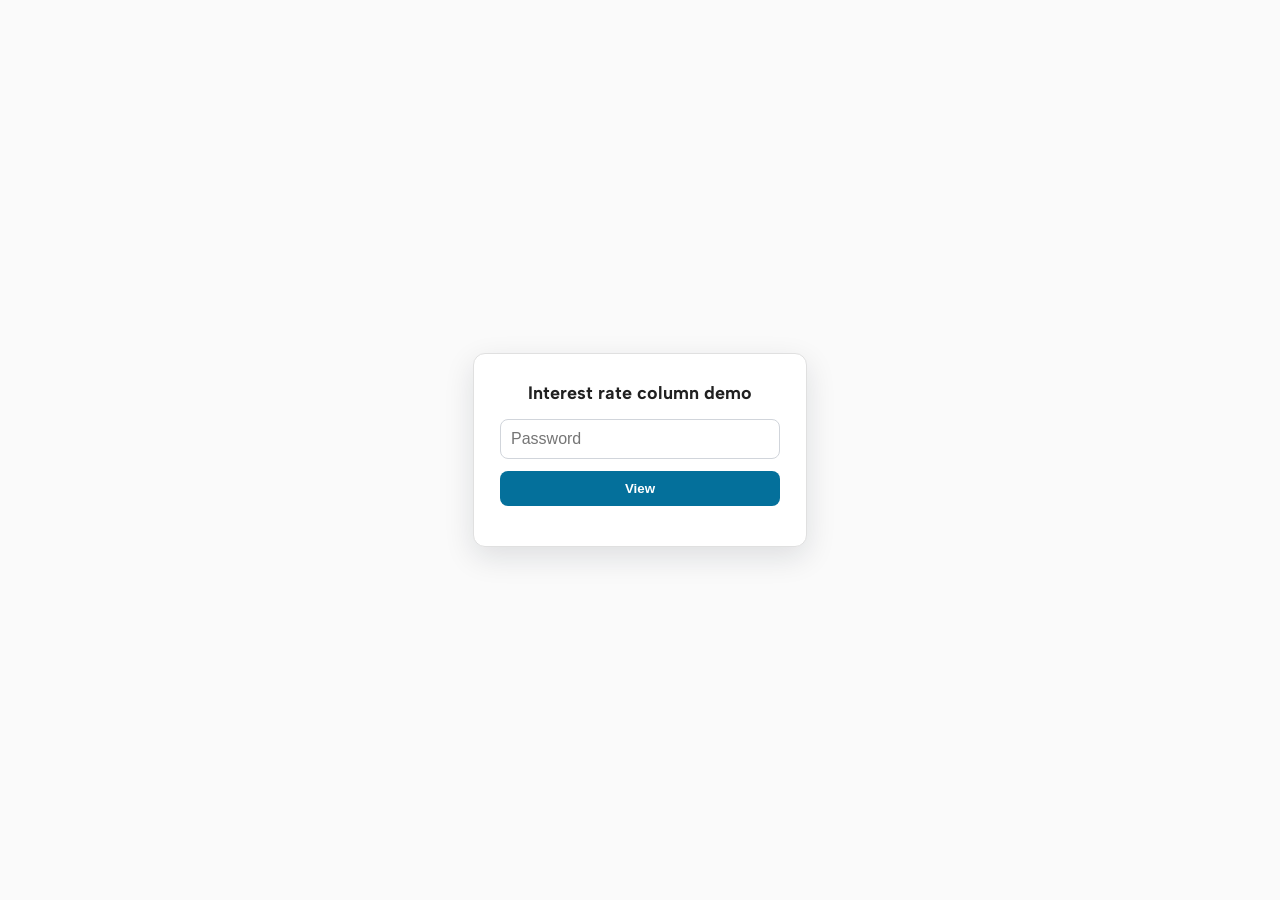
<file: composite-column/index.html>
<!DOCTYPE html>
<html lang="en" class="brand-singsaver">
<head>
<meta charset="utf-8">
<meta name="viewport" content="width=device-width, initial-scale=1">
<title>SG PL — Interest rate column: Strapi config → product table</title>
<link rel="stylesheet" href="assets/fonts.css">
<link rel="stylesheet" href="assets/tokens.css">
<link rel="stylesheet" href="assets/grid.css">
<link rel="stylesheet" href="assets/components/buttons.css">
<style>
  body { background: var(--fill-base); color: var(--text-primary); margin:0; }
  .wrap { max-width: 1320px; margin: 0 auto; padding: 20px 16px 90px; box-sizing:border-box; }
  h1 { font-size: var(--mh-fs-display-1, 20px); margin:0 0 6px; }
  .lede { font-size:13px; color:var(--text-secondary); line-height:1.55; margin:0 0 18px; max-width:80ch; }
  .lede b { color:var(--text-primary); }
  .demo { display:grid; grid-template-columns:1fr; gap:22px; align-items:start; }
  @media (min-width:1040px){ .demo { grid-template-columns: 452px 1fr; } }
  .col__cap { font-size:11px; font-weight:700; color:var(--text-muted); text-transform:uppercase; letter-spacing:.05em; margin:0 0 8px; }

  /* ===== Strapi module replica ===== */
  .strapi { border:1px solid var(--borders-default); border-radius:6px; overflow:hidden; background:var(--fill-card); }
  .strapi__bar { background:#EAF0FB; border-bottom:1px solid var(--borders-default); padding:10px 14px; font-size:13px; font-weight:700; color:var(--mh-primary-800,#003B96); display:flex; align-items:center; gap:8px; }
  .strapi__body { padding:14px; }
  .fldlbl { font-size:12px; font-weight:600; color:#32324D; margin:0 0 5px; }
  .listlbl { font-size:12px; font-weight:600; color:#32324D; margin:2px 0 8px; }
  .plo { background:#F6F6F9; border:1px solid var(--borders-default); border-radius:6px; padding:10px; }
  /* collapsed item row (context) */
  .item { background:var(--fill-card); border:1px solid var(--borders-default); border-radius:4px; padding:9px 12px; margin-bottom:8px; display:flex; align-items:center; gap:10px; }
  .item .chev { width:22px; height:22px; border-radius:50%; background:#F0F0F4; color:#666687; display:inline-flex; align-items:center; justify-content:center; font-size:10px; flex-shrink:0; }
  .item .nm { font-size:13px; color:#32324D; flex:1; }
  .item .ic { color:#8E8EA9; font-size:13px; }
  .item .badge { font-size:10px; font-weight:700; color:#666687; background:#F0F0F4; border-radius:999px; padding:2px 8px; }
  /* the expanded / editable composite item */
  .item--open { display:block; border:1px solid var(--mh-primary-400,#4D6FC2); box-shadow:0 0 0 2px rgba(34,87,184,.12); padding:0; }
  .item--open .ihead { background:#EAF0FB; padding:8px 12px; display:flex; align-items:center; justify-content:space-between; border-radius:4px 4px 0 0; }
  .item--open .ihead .t { font-size:12px; font-weight:700; color:var(--mh-primary-800,#003B96); }
  .item--open .ibody { padding:14px; }
  .grid2 { display:grid; grid-template-columns:1fr 1fr; gap:12px; }
  @media (max-width:520px){ .grid2 { grid-template-columns:1fr; } }
  .sfield { margin-bottom:12px; }
  .sfield:last-child { margin-bottom:0; }
  .sfield label { font-size:12px; font-weight:600; color:#32324D; display:block; margin-bottom:5px; }
  .sfield select, .sfield input[type=text] { width:100%; box-sizing:border-box; font:inherit; font-size:13px; padding:8px 10px; border:1px solid #DCDCE4; border-radius:4px; background:var(--fill-card); color:#32324D; }
  .sfield select:disabled, .sfield input:disabled { color:#666687; background:#F6F6F9; cursor:not-allowed; }
  /* Strapi FALSE/TRUE toggle */
  .toggle { display:inline-flex; border:1px solid #DCDCE4; border-radius:4px; overflow:hidden; }
  .toggle button { border:0; background:var(--fill-card); font:inherit; font-size:12px; font-weight:600; padding:7px 16px; cursor:pointer; color:#666687; }
  .toggle button.on { background:#EAF0FB; color:var(--mh-primary-700,#0845A2); }
  .fixed-panel { margin-top:12px; padding-top:12px; border-top:1px dashed var(--borders-strong,#C0C0CF); }
  .fixed-panel .tag { font-size:10px; font-weight:700; color:var(--mh-primary-700,#0845A2); background:var(--mh-primary-50,#E7EBF6); padding:2px 7px; border-radius:999px; }
  .fixed-panel .lock { font-size:10px; font-weight:700; color:#666687; margin-left:6px; }
  .hint { font-size:11px; color:var(--text-muted); margin:10px 2px 0; line-height:1.45; }
  .hint b { color:var(--text-secondary); }

  /* ===== product table (full, mirrors product-table.html) ===== */
  .ctlbar { display:flex; align-items:center; gap:8px; margin:0 0 10px; flex-wrap:wrap; }
  .ctlbar label { font-size:12px; font-weight:600; color:var(--text-secondary); }
  .ctlbar select { font:inherit; font-size:13px; padding:6px 8px; border:1px solid var(--borders-form-default, var(--mh-gray-300)); border-radius:8px; background:var(--fill-card); color:var(--text-primary); }
  .pct-wrap { border:1px solid var(--borders-default); border-radius: var(--r-table, 12px); background: var(--fill-card); overflow:hidden; }
  .pct-scroll { overflow-x:auto; -webkit-overflow-scrolling:touch; scrollbar-width:none; box-shadow: inset -10px 0 8px -8px rgba(15,23,42,.14); }
  .pct-scroll::-webkit-scrollbar { display:none; }
  .pct-table { border-collapse:separate; border-spacing:0; width:100%; min-width:720px; background:var(--fill-card); }
  .pct-table th, .pct-table td { padding:12px 14px; text-align:left; white-space:nowrap; vertical-align:middle; }
  .pct-table td { font-size:14px; font-weight:500; color:var(--text-primary); }
  .pct-table thead th { background:var(--fill-alternative-1, var(--mh-gray-100)); font-size:14px; font-weight:700; color:var(--text-primary); white-space:normal; line-height:1.3; }
  .pct-table tbody td { border-top:1px solid var(--borders-default); }
  .pct-sticky { position:sticky; left:0; z-index:2; background:var(--fill-card); }
  .pct-table thead th.pct-sticky { z-index:3; }
  .pct-loan { display:flex; align-items:center; gap:10px; min-width:168px; }
  .pct-loan img { height:22px; width:auto; max-width:52px; object-fit:contain; }
  .pct-loan .nm { font-weight:700; white-space:normal; line-height:1.25; }
  .apply-btn { font-size:12px; font-weight:700; color:#fff; background:var(--fill-primary); border:0; border-radius:var(--r-button,8px); padding:7px 12px; cursor:pointer; }
  .money { font-weight:700; color:var(--text-primary); }
  .reward { font-weight:700; color:var(--text-primary); }
  /* interest rate cell (AIR over EIR) */
  .cmp .p1 { font-size: var(--mh-fs-body-1,16px); font-weight: var(--mh-fw-semibold,600); color: var(--text-primary); line-height:1.2; }
  .cmp .p2 { font-size: var(--mh-fs-caption,12px); font-weight: var(--mh-fw-regular,400); color: var(--text-muted); line-height:1.3; margin-top:2px; }
  .cmp.sec-active .p1 { font-size: var(--mh-fs-caption,12px); font-weight: var(--mh-fw-regular,400); color: var(--text-muted); }
  .cmp.sec-active .p2 { font-size: var(--mh-fs-body-1,16px); font-weight: var(--mh-fw-semibold,600); color: var(--text-primary); }
  .tblnote { font-size:11px; color:var(--text-muted); margin:8px 0 0; }

  /* gate */
  #gate { position:fixed; inset:0; background:var(--fill-base); display:flex; align-items:center; justify-content:center; z-index:99; }
  #gate form { background:var(--fill-card); border:1px solid var(--borders-default); border-radius:12px; padding:26px; width:280px; text-align:center; box-shadow:0 10px 30px rgba(15,23,42,.12); }
  #gate input { width:100%; box-sizing:border-box; padding:10px; margin:12px 0; border:1px solid var(--borders-form-default, var(--mh-gray-300)); border-radius:8px; font-size:16px; }
  #gate button { width:100%; padding:10px; border:0; border-radius:8px; background:var(--fill-primary); color:#fff; font-weight:700; cursor:pointer; }
  #gate .err { color:var(--danger,#B4531E); font-size:12px; min-height:14px; }
  .hidden { display:none; }
</style>
</head>
<body>
<div id="gate"><form id="gateForm"><b>Interest rate column demo</b><input id="gatePw" type="password" placeholder="Password" autocomplete="off"><button type="submit">View</button><div class="err" id="gateErr"></div></form></div>

<main class="wrap hidden" id="app">
  <h1>Interest rate column — Strapi config → product table</h1>
  <p class="lede">A fixed, purpose-built <b>Interest rate</b> column for the SG PL comparison table. It stacks two existing attributes in one cell — <b>Annual Interest Rate</b> (top) and <b>EIR</b> (bottom) — to free a column slot, without merging the data. The two attributes and the labels are <b>hardcoded</b> — there is no attribute picker and no editable labels. It's <b>additive</b>: the separate AIR and EIR columns stay available. The right shows the live product table; both AIR and EIR remain independently sortable via <b>Sort by</b>.</p>

  <div class="demo">
    <!-- ===== STRAPI CONFIG ===== -->
    <div>
      <p class="col__cap">CMS editor view · Strapi comparison-table module</p>
      <div class="strapi">
        <div class="strapi__bar">▤ Comparison table — SG Personal Loan</div>
        <div class="strapi__body">
          <p class="listlbl">personal_loan_order · item (9)</p>
          <div class="plo">
            <div class="item"><span class="chev">▾</span><span class="nm">Bank Logo</span><span class="ic">visible: TRUE</span></div>
            <div class="item"><span class="chev">▾</span><span class="nm">Product Name</span><span class="ic">visible: TRUE</span></div>

            <!-- the fixed Interest rate column item (expanded) -->
            <div class="item--open">
              <div class="ihead"><span class="t">▲ Interest rate</span><span class="ic">⌫ ⠿</span></div>
              <div class="ibody">
                <div class="grid2">
                  <div class="sfield">
                    <label>column</label>
                    <select id="selCol">
                      <option value="INTEREST_RATE" selected>Interest rate</option>
                      <option value="ANNUAL_RATE">Annual interest rate (ANNUAL_FLAT_RATE)</option>
                      <option value="EIR">Effective Interest Rate (EIR)</option>
                      <option value="MONTHLY_REPAYMENT">Monthly repayment</option>
                      <option value="REWARD_VALUE">Reward Value</option>
                    </select>
                  </div>
                  <div class="sfield">
                    <label>visible</label>
                    <div class="toggle" id="tglVis"><button type="button" data-v="false">FALSE</button><button type="button" data-v="true" class="on">TRUE</button></div>
                  </div>
                  <div class="sfield">
                    <label>column_sizing</label>
                    <select><option>Choose here</option><option>auto</option><option>fixed</option></select>
                  </div>
                  <div class="sfield">
                    <label>style</label>
                    <select><option>Choose here</option><option>default</option><option>emphasis</option></select>
                  </div>
                </div>

                <!-- fixed, read-only: what the Interest rate column always shows -->
                <div class="fixed-panel" id="fixedPanel">
                  <div class="sfield"><span class="tag">Interest rate column</span><span class="lock">🔒 fixed — not configurable</span></div>
                  <div class="grid2">
                    <div class="sfield">
                      <label>line 1 (top)</label>
                      <select disabled><option>Annual interest rate (ANNUAL_FLAT_RATE)</option></select>
                    </div>
                    <div class="sfield">
                      <label>line 2 (bottom)</label>
                      <select disabled><option>Effective Interest Rate (EIR)</option></select>
                    </div>
                  </div>
                  <div class="grid2">
                    <div class="sfield">
                      <label>column label (header)</label>
                      <input type="text" value="Interest rate" disabled>
                    </div>
                    <div class="sfield">
                      <label>line-1 prefix</label>
                      <input type="text" value="From" disabled>
                    </div>
                  </div>
                  <div class="sfield">
                    <label>line-2 label</label>
                    <input type="text" value="EIR" disabled>
                  </div>
                  <p class="hint">These are hardcoded for the Interest rate column — no attribute picker, no editable labels. The separate <b>Annual Interest Rate</b> and <b>EIR</b> columns remain available to add too (this column is additive).</p>
                </div>
              </div>
            </div>

            <div class="item"><span class="chev">▾</span><span class="nm">Annual Interest Rate</span><span class="badge">available</span><span class="ic">visible: FALSE</span></div>
            <div class="item"><span class="chev">▾</span><span class="nm">EIR</span><span class="badge">available</span><span class="ic">visible: FALSE</span></div>
            <div class="item"><span class="chev">▾</span><span class="nm">SingSaver Reward</span><span class="ic">visible: TRUE</span></div>
            <div class="item"><span class="chev">▾</span><span class="nm">Monthly repayment</span><span class="ic">visible: TRUE</span></div>
            <div class="item"><span class="chev">▾</span><span class="nm">Total Cost of Loan</span><span class="ic">visible: TRUE</span></div>
            <div class="item"><span class="chev">▾</span><span class="nm">Apply Button</span><span class="ic">visible: TRUE</span></div>
          </div>
          <p class="hint">Try: toggle <b>visible</b> off (the Interest rate column leaves the table) · use <b>Sort by</b> on the right to sort by AIR or EIR — the active line is emphasised in the cell. The separate AIR and EIR columns are kept (visible: FALSE here) so nothing is lost.</p>
        </div>
      </div>
    </div>

    <!-- ===== PRODUCT TABLE ===== -->
    <div>
      <p class="col__cap">Shopper view · full product comparison table</p>
      <div class="ctlbar">
        <label for="selSort">Sort by</label>
        <select id="selSort">
          <option value="popular">Popular (default)</option>
          <option value="ANNUAL_RATE">Lowest Annual Interest Rate</option>
          <option value="EIR">Lowest EIR</option>
          <option value="MONTHLY_REPAYMENT">Lowest Monthly Payment</option>
          <option value="TOTAL_INTEREST">Lowest Total Cost of Loan</option>
        </select>
      </div>
      <div class="pct-wrap"><div class="pct-scroll">
        <table class="pct-table">
          <thead><tr id="thead"></tr></thead>
          <tbody id="tbody"></tbody>
        </table>
      </div></div>
      <p class="tblnote" id="tblnote"></p>
    </div>
  </div>
</main>

<script>
// ---- product attributes ----
var ATTRS={
  ANNUAL_RATE:        {label:'Annual Interest Rate', type:'percent', short:'AIR'},
  EIR:                {label:'EIR',                   type:'percent', short:'EIR'},
  MONTHLY_REPAYMENT:  {label:'Monthly repayment',     type:'permonth', short:'Monthly'},
  TOTAL_INTEREST:     {label:'Total Cost of Loan',    type:'money', short:'Total cost'},
  REWARD_VALUE:       {label:'Reward Value',          type:'money', short:'Reward'}
};

// the Interest rate column is FIXED — these are hardcoded, not editor-chosen
var IR = { P:'ANNUAL_RATE', S:'EIR', HEADER:'Interest rate', PRE1:'From ', LAB2:'EIR' };

var P=10000, MONTHS=36, YEARS=3;
var LOANS=[
  {name:'Standard Chartered CashOne', logo:'assets/logos/standard-chartered.webp', air:0.0090, eir:0.0175, fee:0.010, max:250000, rewardNum:5825, reward:'Up to S$5,825'},
  {name:'UOB Personal Loan',          logo:'assets/logos/uob.png',                 air:0.0100, eir:0.0193, fee:0.000, max:200000, rewardNum:1800, reward:'Up to S$1,800'},
  {name:'Trust Instant Loan',         logo:'assets/logos/trust.png',               air:0.0100, eir:0.0228, fee:0.020, max:100000, rewardNum:1750, reward:'Up to S$1,750'},
  {name:'CIMB Personal Loan',         logo:'assets/logos/cimb.png',                air:0.0100, eir:0.0194, fee:0.000, max:120000, rewardNum:1000, reward:'Up to S$1,000'},
  {name:'DBS Personal Loan',          logo:'assets/logos/dbs.webp',                air:0.0148, eir:0.0322, fee:0.015, max:500000, rewardNum:6900, reward:'Up to S$6,900'}
];
function raw(l,key){
  var interest=l.air*P*YEARS;
  if(key==='ANNUAL_RATE') return l.air;
  if(key==='EIR') return l.eir;
  if(key==='MONTHLY_REPAYMENT') return (P+interest)/MONTHS;
  if(key==='TOTAL_INTEREST') return interest;
  if(key==='REWARD_VALUE') return l.rewardNum;
  return 0;
}
function fmt(key,v){
  var t=ATTRS[key]?ATTRS[key].type:'money';
  if(t==='percent')  return (v*100).toFixed(2)+'% p.a.';
  if(t==='permonth') return 'S$'+Math.round(v).toLocaleString('en-SG')+'/mo';
  return 'S$'+Math.round(v).toLocaleString('en-SG');
}
function sgd(n){ return 'S$'+Math.round(n).toLocaleString('en-SG'); }
function esc(s){ return String(s).replace(/&/g,'&amp;').replace(/</g,'&lt;'); }

var selCol, tglVis, selSort, fixedPanel;
var visible=true;

function render(){
  var colType=selCol.value;                 // INTEREST_RATE or a single attribute key
  var isInterest = colType==='INTEREST_RATE';
  fixedPanel.style.display = isInterest ? 'block' : 'none';
  var sort=selSort.value;

  // header for the interest column
  var intHeader = isInterest ? IR.HEADER : ATTRS[colType].label;

  // sort rows
  var rows=LOANS.slice();
  if(sort!=='popular'){ rows.sort(function(a,b){ return raw(a,sort)-raw(b,sort); }); }

  // header cells
  var th='<th class="pct-sticky">Loan</th>';
  if(visible) th+='<th>'+esc(intHeader)+'</th>';
  th+='<th>SingSaver Reward</th><th>Monthly Repayment</th><th>Total Cost of Loan</th><th></th>';
  document.getElementById('thead').innerHTML=th;

  // active-line emphasis: only when the Interest rate column is shown and the sort is on EIR (line 2)
  var secActive = isInterest && sort===IR.S;

  document.getElementById('tbody').innerHTML=rows.map(function(r){
    var interestCell='';
    if(visible){
      if(isInterest){
        interestCell='<td><div class="cmp'+(secActive?' sec-active':'')+'">'
          +'<div class="p1">'+esc(IR.PRE1)+fmt(IR.P, raw(r,IR.P))+'</div>'
          +'<div class="p2">'+esc(IR.LAB2)+' '+fmt(IR.S, raw(r,IR.S))+'</div>'
          +'</div></td>';
      } else {
        interestCell='<td><span class="money">'+fmt(colType, raw(r,colType))+'</span></td>';
      }
    }
    return '<tr>'
      +'<td class="pct-sticky"><div class="pct-loan"><img src="'+r.logo+'" alt="'+r.name+'"><span class="nm">'+r.name+'</span></div></td>'
      +interestCell
      +'<td><span class="reward">'+r.reward+'</span></td>'
      +'<td><span class="money">From '+sgd(raw(r,'MONTHLY_REPAYMENT'))+'/mo</span></td>'
      +'<td><span class="money">'+sgd(raw(r,'TOTAL_INTEREST'))+'</span></td>'
      +'<td><button class="apply-btn">Apply</button></td>'
      +'</tr>';
  }).join('');

  document.getElementById('tblnote').textContent = !visible
    ? 'Interest rate column hidden (visible = FALSE).'
    : isInterest
      ? 'Interest rate column = Annual Interest Rate (top) + EIR (bottom), stacked in one cell. Fixed attributes; data stays two separate NUMBER attributes, both independently sortable.'
      : 'Single-attribute column: '+ATTRS[colType].label+'.';
}

function init(){
  selCol=document.getElementById('selCol');
  tglVis=document.getElementById('tglVis'); selSort=document.getElementById('selSort'); fixedPanel=document.getElementById('fixedPanel');
  selCol.addEventListener('change', render);
  selSort.addEventListener('change', render);
  tglVis.querySelectorAll('button').forEach(function(btn){
    btn.addEventListener('click', function(){
      visible = btn.getAttribute('data-v')==='true';
      tglVis.querySelectorAll('button').forEach(function(b){ b.classList.toggle('on', b===btn); });
      render();
    });
  });
  render();
}

// password gate — defined last so init() runs after data + functions exist
(function(){
  var PW='chc-moneyhero', app=document.getElementById('app'), gate=document.getElementById('gate');
  function unlock(){ gate.style.display='none'; app.classList.remove('hidden'); init(); }
  document.getElementById('gateForm').addEventListener('submit',function(e){
    e.preventDefault();
    if(document.getElementById('gatePw').value===PW){ try{ sessionStorage.setItem('pl_gate','1'); }catch(err){} unlock(); }
    else { document.getElementById('gateErr').textContent='Incorrect password'; }
  });
  try{ if(sessionStorage.getItem('pl_gate')==='1'){ unlock(); } }catch(err){}
})();
</script>
</body>
</html>
</file>
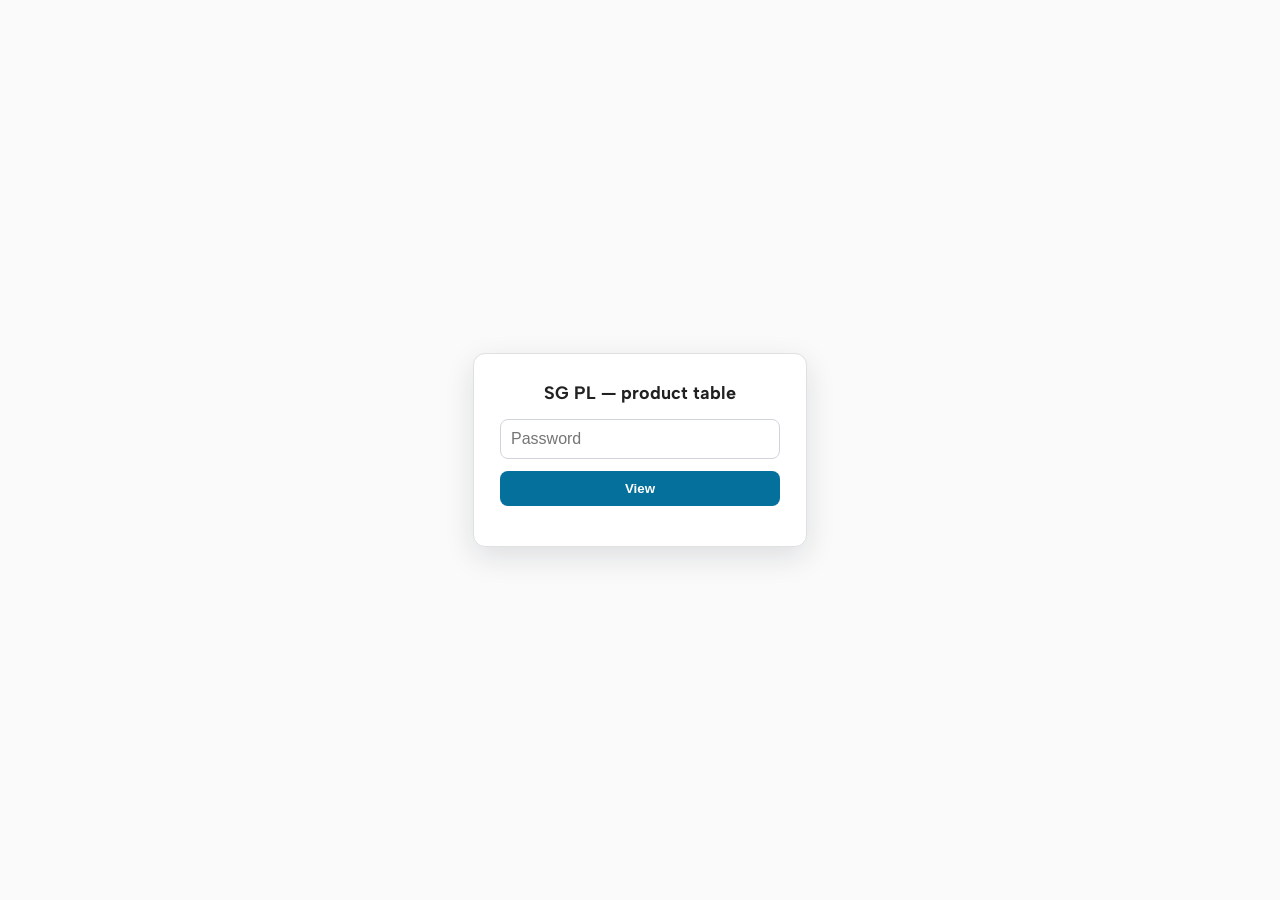
<file: product-table/index.html>
<!DOCTYPE html>
<html lang="en" class="brand-singsaver">
<head>
<meta charset="utf-8">
<meta name="viewport" content="width=device-width, initial-scale=1">
<title>SG PL — Product comparison table (standalone)</title>
<link rel="stylesheet" href="assets/fonts.css">
<link rel="stylesheet" href="assets/tokens.css">
<link rel="stylesheet" href="assets/grid.css">
<link rel="stylesheet" href="assets/components/buttons.css">
<style>
  body { background: var(--fill-base); color: var(--text-primary); margin:0; }
  .wrap { max-width: 1130px; margin: 0 auto; padding: 20px 16px 80px; box-sizing:border-box; }
  h1 { font-size: var(--mh-fs-display-1, 20px); margin:0 0 6px; }
  .note { font-size:13px; color:var(--text-secondary); line-height:1.55; margin:0 0 4px; max-width:74ch; }
  .note b { color:var(--text-primary); }
  .flag { font-size:11px; color:var(--text-muted); margin:2px 0 18px; }

  /* sort control */
  .ctl { display:flex; align-items:center; gap:10px; margin:14px 0 16px; flex-wrap:wrap; }
  .ctl label { font-size:13px; font-weight:600; color:var(--text-secondary); }
  .ctl select { font:inherit; font-size:14px; padding:8px 10px; border:1px solid var(--borders-form-default, var(--mh-gray-300)); border-radius:var(--r-button, 8px); background:var(--fill-card); color:var(--text-primary); }

  /* comparison table (mirrors the redesign .pct-* styling) */
  .pct-wrap { border:1px solid var(--borders-default); border-radius: var(--r-table, 12px); background: var(--fill-card); overflow:hidden; }
  .pct-scroll { overflow-x:auto; -webkit-overflow-scrolling:touch; scrollbar-width:none; box-shadow: inset -10px 0 8px -8px rgba(15,23,42,.14); }
  .pct-scroll::-webkit-scrollbar { display:none; }
  .pct-table { border-collapse:separate; border-spacing:0; width:100%; min-width:720px; background:var(--fill-card); }
  .pct-table th, .pct-table td { padding:12px 14px; text-align:left; white-space:nowrap; vertical-align:middle; }
  .pct-table td { font-size:14px; font-weight:500; color:var(--text-primary); }
  .pct-table thead th { background:var(--fill-alternative-1, var(--mh-gray-100)); font-size:14px; font-weight:700; color:var(--text-primary); white-space:normal; line-height:1.3; vertical-align:bottom; }
  .pct-table tbody td { border-top:1px solid var(--borders-default); }
  .pct-table tbody tr:hover td { background:var(--fill-base); }
  .pct-sticky { position:sticky; left:0; z-index:2; background:var(--fill-card); }
  .pct-table thead th.pct-sticky { background:var(--fill-alternative-1, var(--mh-gray-100)); z-index:3; }
  .pct-table tbody tr:hover td.pct-sticky { background:var(--fill-base); }
  .pct-loan { display:flex; align-items:center; gap:10px; min-width:172px; }
  .pct-loan img { height:24px; width:auto; max-width:56px; object-fit:contain; flex-shrink:0; }
  .pct-loan .nm { font-weight:700; white-space:normal; line-height:1.25; }

  /* merged Interest rate cell — AIR primary / EIR secondary, with active-sort emphasis */
  .intcell .air { font-size: var(--mh-fs-body-1, 16px); font-weight: var(--mh-fw-semibold, 600); color: var(--text-primary); line-height:1.2; }
  .intcell .eir { font-size: var(--mh-fs-caption, 12px); font-weight: var(--mh-fw-regular, 400); color: var(--text-muted); line-height:1.3; margin-top:2px; }
  /* when EIR is the active sort, promote EIR and demote AIR */
  .intcell.eir-active .air { font-size: var(--mh-fs-caption, 12px); font-weight: var(--mh-fw-regular, 400); color: var(--text-muted); }
  .intcell.eir-active .eir { font-size: var(--mh-fs-body-1, 16px); font-weight: var(--mh-fw-semibold, 600); color: var(--text-primary); }
  .sortdot { display:inline-block; font-size:10px; color:var(--text-link); margin-left:4px; }

  .apply-btn { display:inline-block; font-size:12px; font-weight:700; color:#fff; background:var(--fill-primary); border:0; border-radius:var(--r-button, 8px); padding:7px 12px; cursor:pointer; white-space:nowrap; }
  .reward { font-weight:700; color:var(--text-primary); }
  .money { font-weight:700; color:var(--text-primary); }

  /* password gate */
  #gate { position:fixed; inset:0; background:var(--fill-base); display:flex; align-items:center; justify-content:center; z-index:99; }
  #gate form { background:var(--fill-card); border:1px solid var(--borders-default); border-radius:12px; padding:26px; width:280px; text-align:center; box-shadow:0 10px 30px rgba(15,23,42,.12); }
  #gate input { width:100%; box-sizing:border-box; padding:10px; margin:12px 0; border:1px solid var(--borders-form-default, var(--mh-gray-300)); border-radius:8px; font-size:16px; }
  #gate button { width:100%; padding:10px; border:0; border-radius:8px; background:var(--fill-primary); color:#fff; font-weight:700; cursor:pointer; }
  #gate .err { color:#B4531E; font-size:12px; min-height:14px; }
  .hidden { display:none; }
</style>
</head>
<body>
<div id="gate"><form id="gateForm"><b>SG PL — product table</b><input id="gatePw" type="password" placeholder="Password" autocomplete="off"><button type="submit">View</button><div class="err" id="gateErr"></div></form></div>

<main class="wrap hidden" id="app">
  <h1>Product comparison table — standalone sandbox</h1>
  <p class="note">Independent of the page-redesign prototype. This is a focused table sandbox to work the <b>comparison-table changes</b> one at a time. First change in: the <b>Interest rate</b> column now merges AIR + EIR into one 2-line cell (was two separate columns on live). Both remain sortable; the cell emphasises whichever you're sorting by, so the visible order always reads correctly.</p>
  <p class="flag">Sample data for illustration (loan figures based on S$10,000 over 36 months). Reward values illustrative.</p>

  <div class="ctl">
    <label for="sortSel">Sort by</label>
    <select id="sortSel">
      <option value="popular">Popular (default)</option>
      <option value="air">Lowest Annual Interest Rate</option>
      <option value="eir">Lowest EIR</option>
      <option value="monthly">Lowest Monthly Payment</option>
      <option value="total">Lowest Total Cost of Loan</option>
    </select>
  </div>

  <div class="pct-wrap"><div class="pct-scroll">
    <table class="pct-table">
      <thead><tr>
        <th class="pct-sticky">Loan</th>
        <th>Interest rate</th>
        <th>SingSaver Reward</th>
        <th>Monthly Repayment</th>
        <th>Total Cost of Loan</th>
        <th></th>
      </tr></thead>
      <tbody id="tbody"></tbody>
    </table>
  </div></div>
</main>

<script>
// air/eir are decimals (flat p.a.); reward illustrative
var LOANS=[
  {name:'Standard Chartered CashOne', logo:'assets/logos/standard-chartered.webp', air:0.0090, eir:0.0175, reward:'Up to S$5,825'},
  {name:'UOB Personal Loan',          logo:'assets/logos/uob.png',                air:0.0100, eir:0.0193, reward:'Up to S$1,800'},
  {name:'Trust Instant Loan',         logo:'assets/logos/trust.png',              air:0.0100, eir:0.0228, reward:'Up to S$1,750'},
  {name:'CIMB Personal Loan',         logo:'assets/logos/cimb.png',               air:0.0100, eir:0.0194, reward:'Up to S$1,000'},
  {name:'GXS FlexiLoan',              logo:'assets/logos/gxs.png',                air:0.0108, eir:0.0210, reward:'Up to S$900'},
  {name:'HSBC Personal Loan',         logo:'assets/logos/hsbc.webp',              air:0.0130, eir:0.0250, reward:'Up to S$660'},
  {name:'DBS Personal Loan',          logo:'assets/logos/dbs.webp',               air:0.0148, eir:0.0322, reward:'Up to S$6,900'}
];
var P=10000, MONTHS=36, YEARS=3;
function sgd(n){ return 'S$'+Math.round(n).toLocaleString('en-SG'); }
function pct(d){ return (d*100).toFixed(2)+'% p.a.'; }
function compute(l){ var interest=l.air*P*YEARS; return { monthly:(P+interest)/MONTHS, total:interest }; }

var SORTERS={
  popular: null,
  air:    function(a,b){ return a.air-b.air; },
  eir:    function(a,b){ return a.eir-b.eir; },
  monthly:function(a,b){ return a._m.monthly-b._m.monthly; },
  total:  function(a,b){ return a._m.total-b._m.total; }
};

function render(){
  var sort=document.getElementById('sortSel').value;
  var rows=LOANS.map(function(l,i){ return Object.assign({}, l, {_i:i, _m:compute(l)}); });
  if(SORTERS[sort]){ rows.sort(function(a,b){ var d=SORTERS[sort](a,b); return d!==0?d:(a._i-b._i); }); }
  var eirActive = sort==='eir';
  document.getElementById('tbody').innerHTML = rows.map(function(r){
    var interest='<td><div class="intcell'+(eirActive?' eir-active':'')+'">'
      +'<div class="air">From '+pct(r.air)+'</div>'
      +'<div class="eir">EIR '+pct(r.eir)+'</div>'
      +'</div></td>';
    return '<tr>'
      +'<td class="pct-sticky"><div class="pct-loan"><img src="'+r.logo+'" alt="'+r.name+'"><span class="nm">'+r.name+'</span></div></td>'
      +interest
      +'<td><span class="reward">'+r.reward+'</span></td>'
      +'<td><span class="money">From '+sgd(r._m.monthly)+'/mo</span></td>'
      +'<td><span class="money">'+sgd(r._m.total)+'</span></td>'
      +'<td><button class="apply-btn">Apply</button></td>'
      +'</tr>';
  }).join('');
}
document.getElementById('sortSel').addEventListener('change', render);

// password gate — defined last so a remembered-session unlock runs after data + render exist
(function(){
  var PW='chc-moneyhero', app=document.getElementById('app'), gate=document.getElementById('gate');
  function unlock(){ gate.style.display='none'; app.classList.remove('hidden'); render(); }
  document.getElementById('gateForm').addEventListener('submit',function(e){
    e.preventDefault();
    if(document.getElementById('gatePw').value===PW){ sessionStorage.setItem('pl_gate','1'); unlock(); }
    else { document.getElementById('gateErr').textContent='Incorrect password'; }
  });
  if(sessionStorage.getItem('pl_gate')==='1'){ unlock(); }
})();
</script>
</body>
</html>
</file>
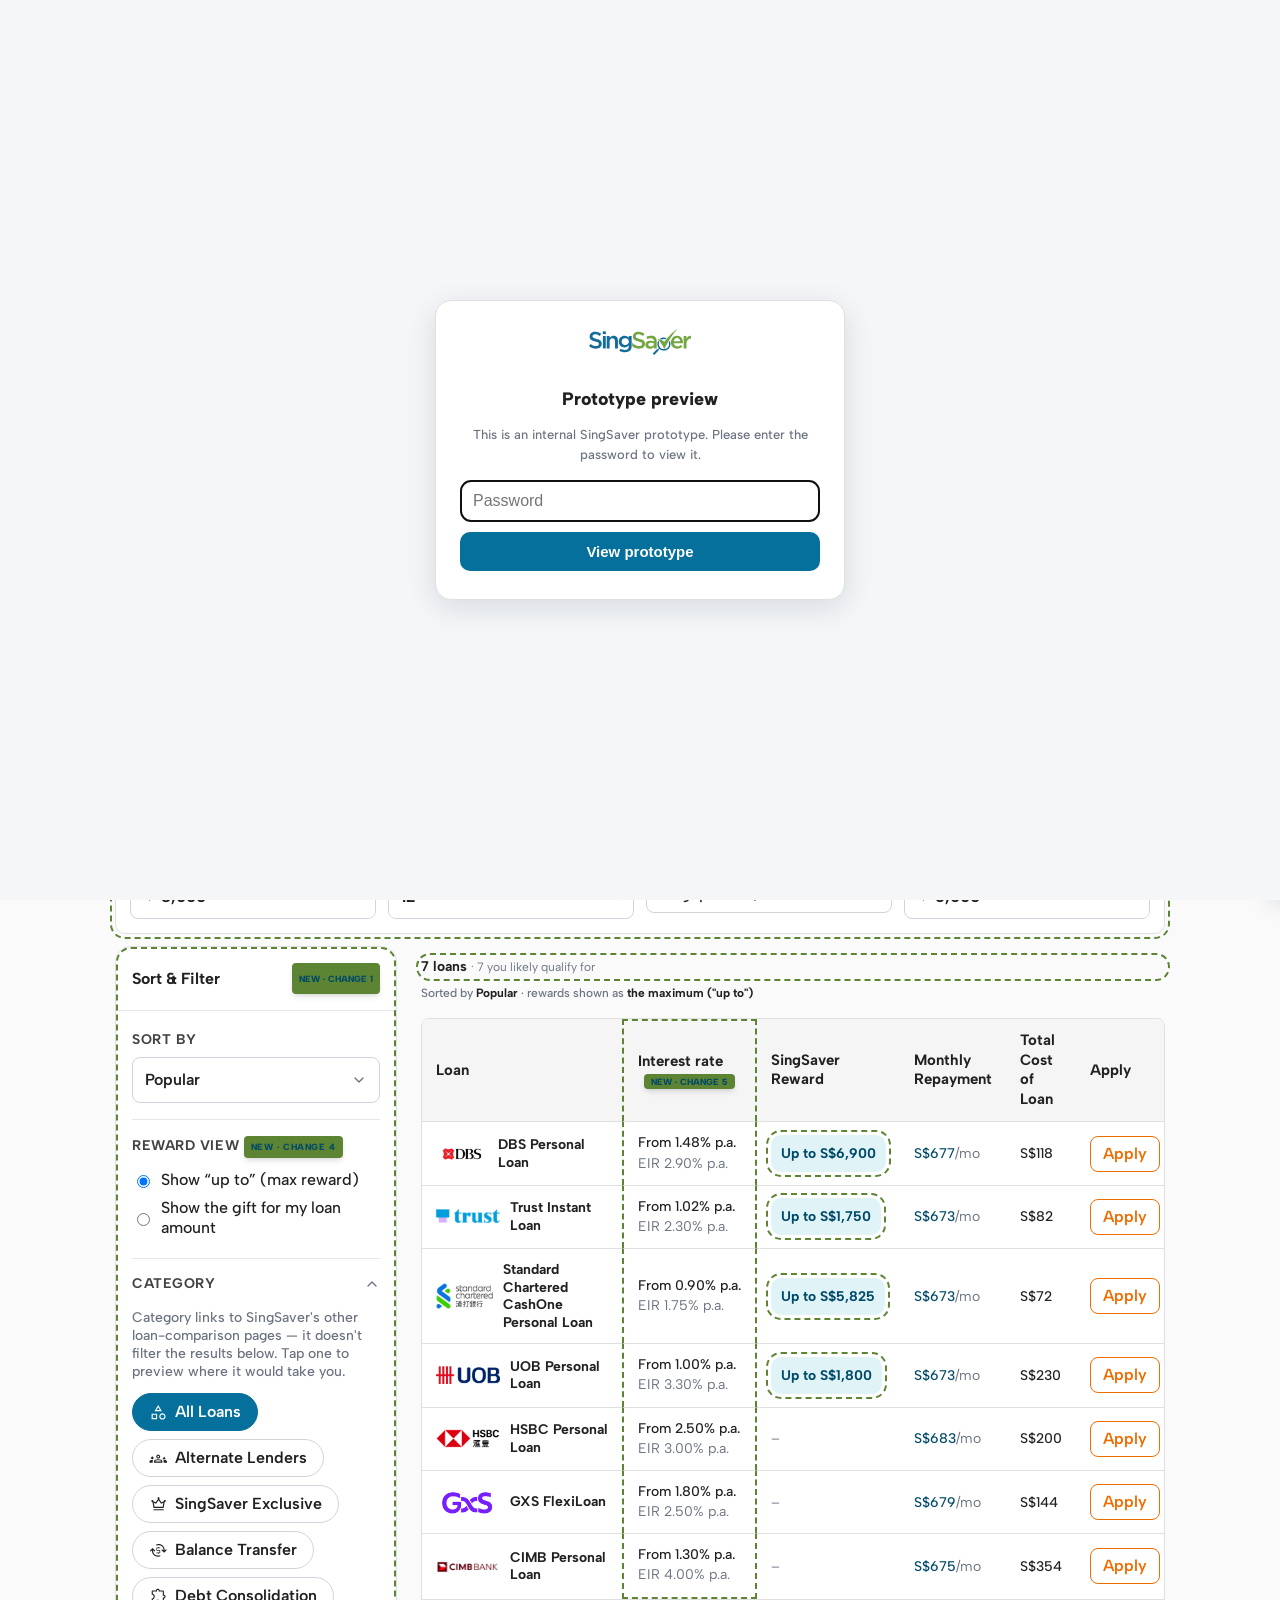
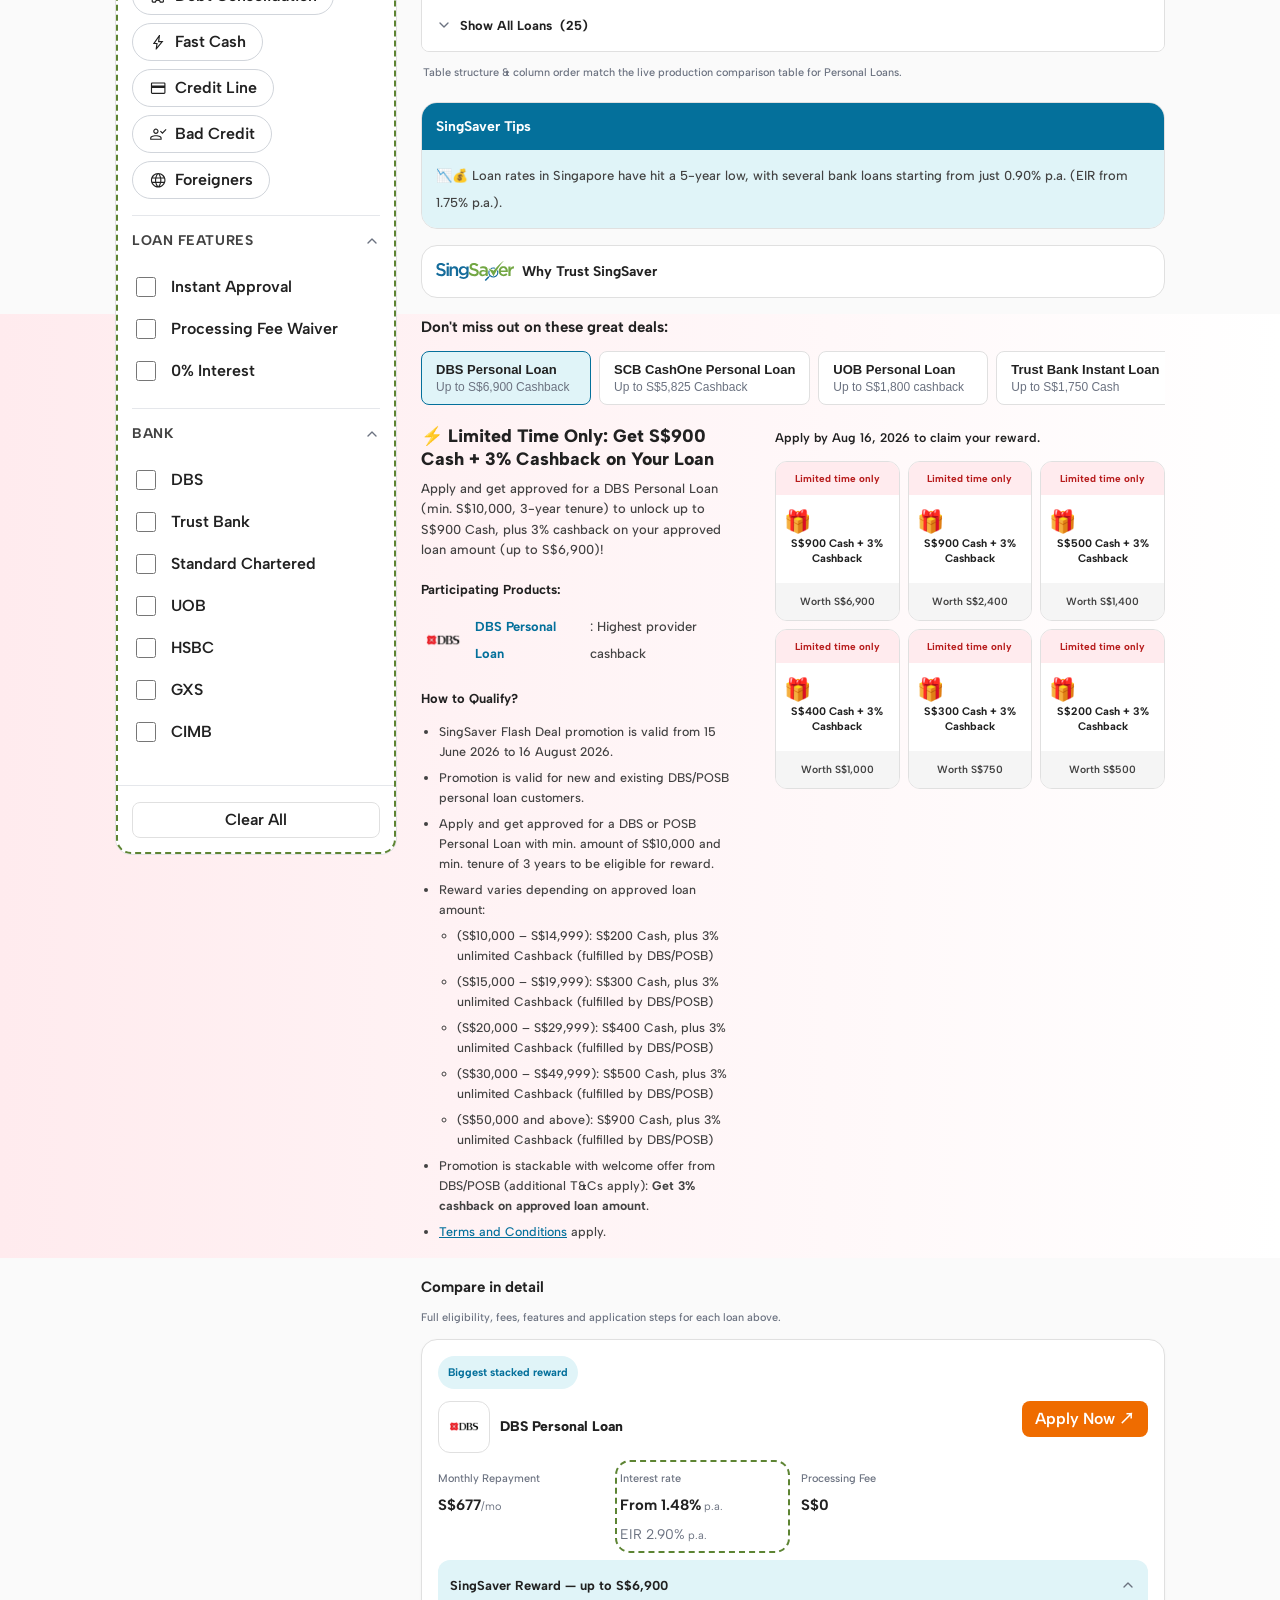
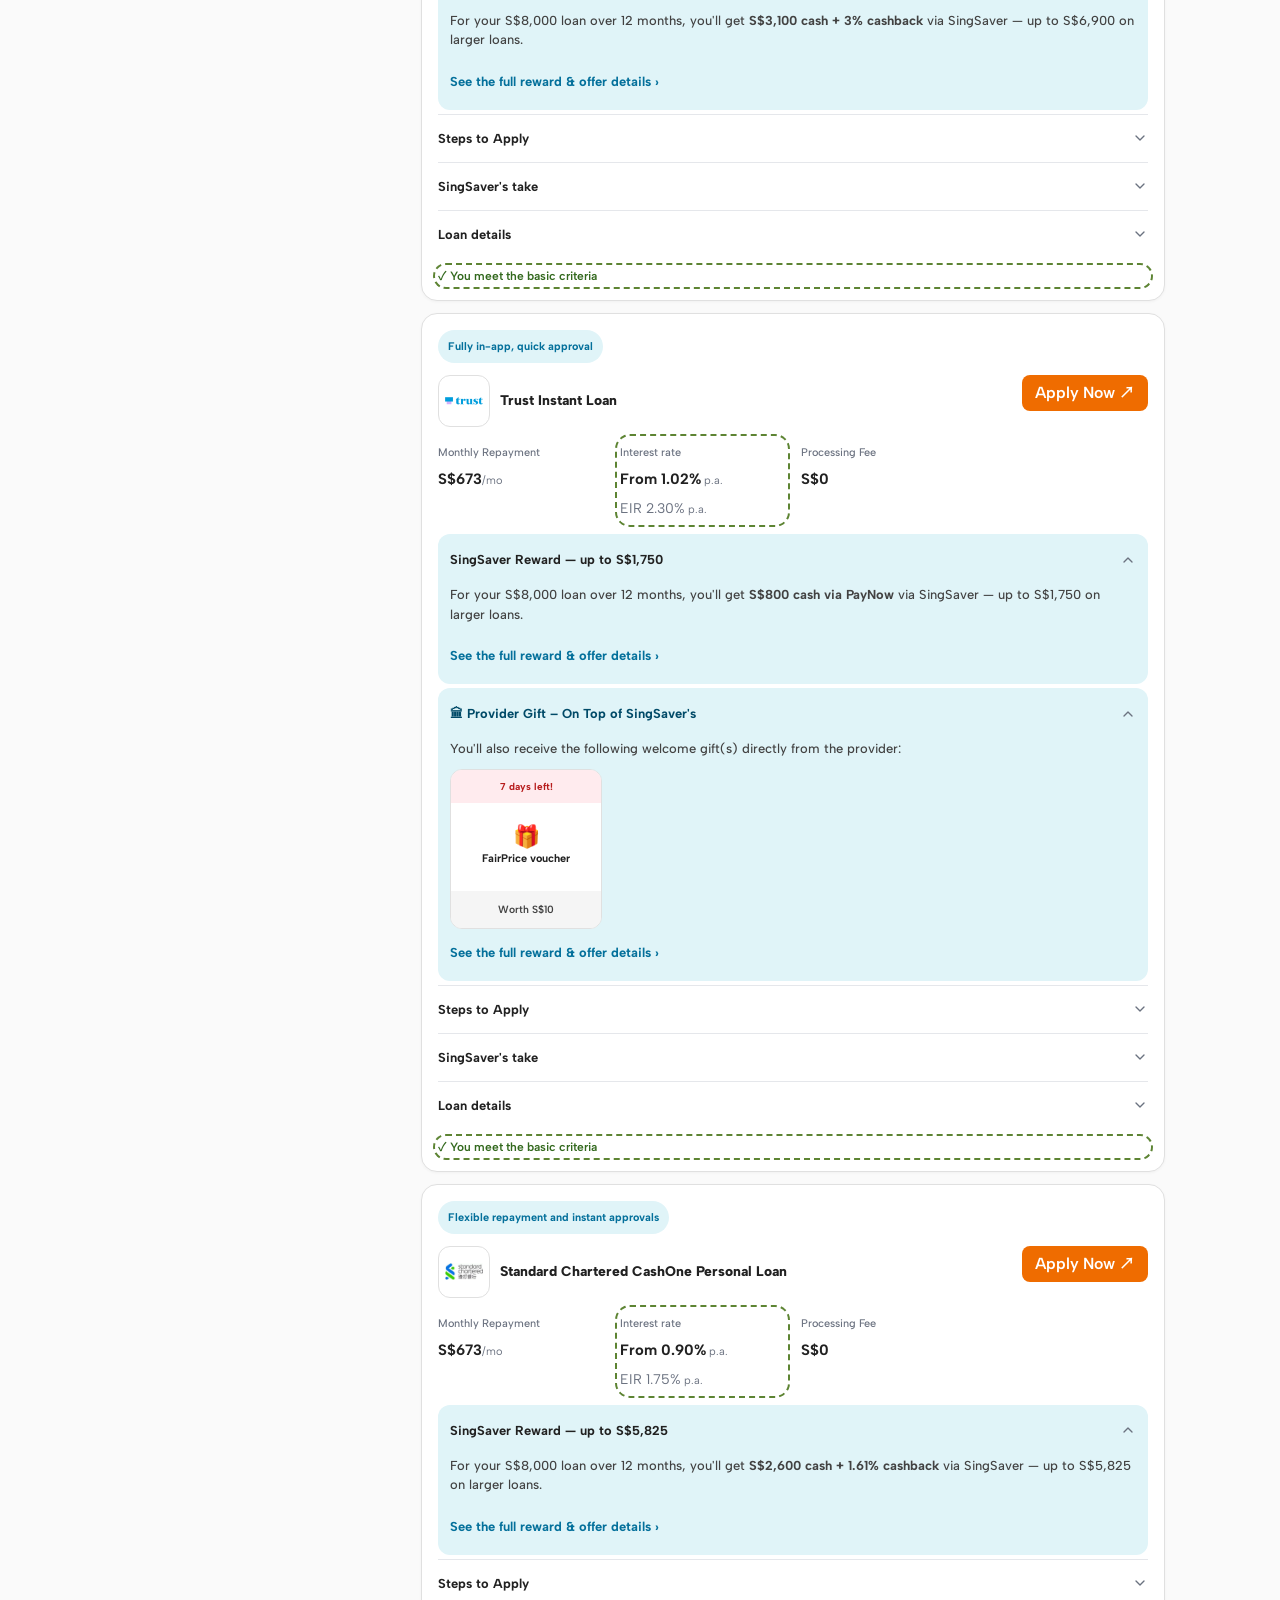
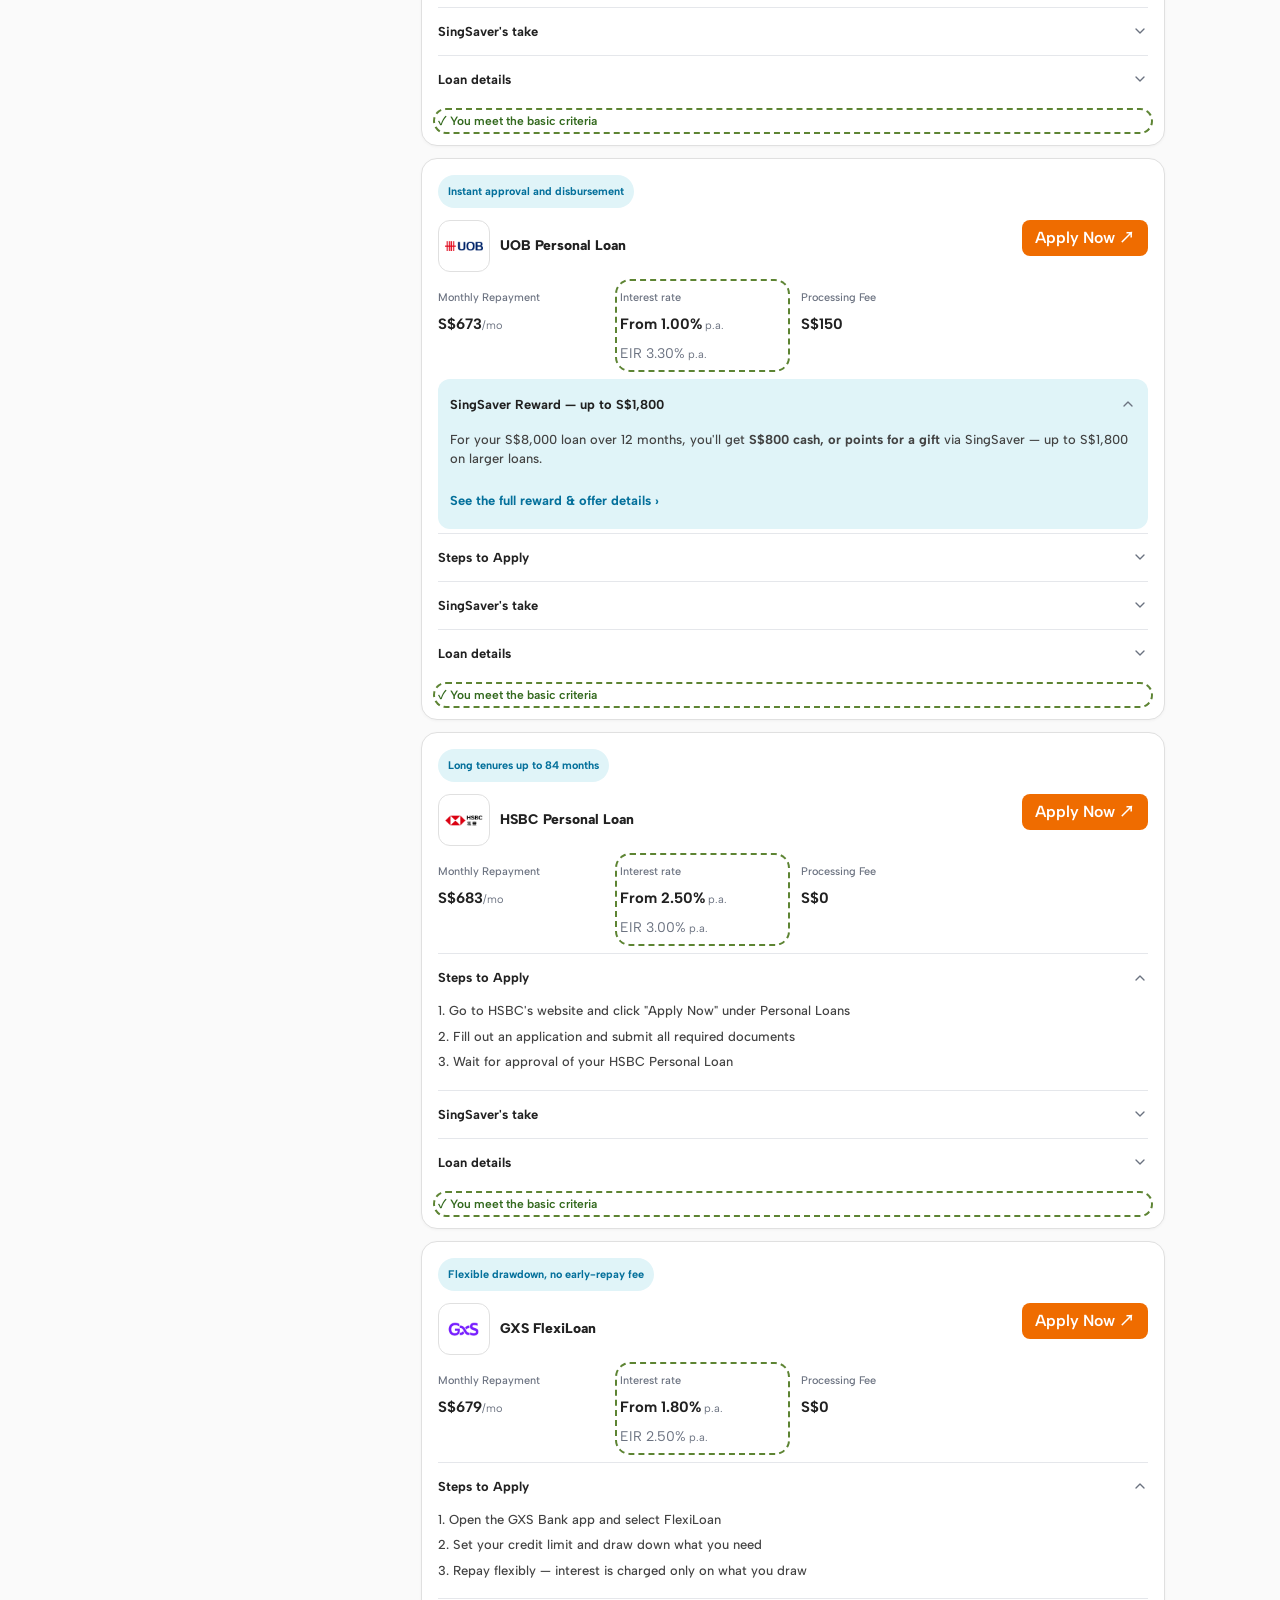
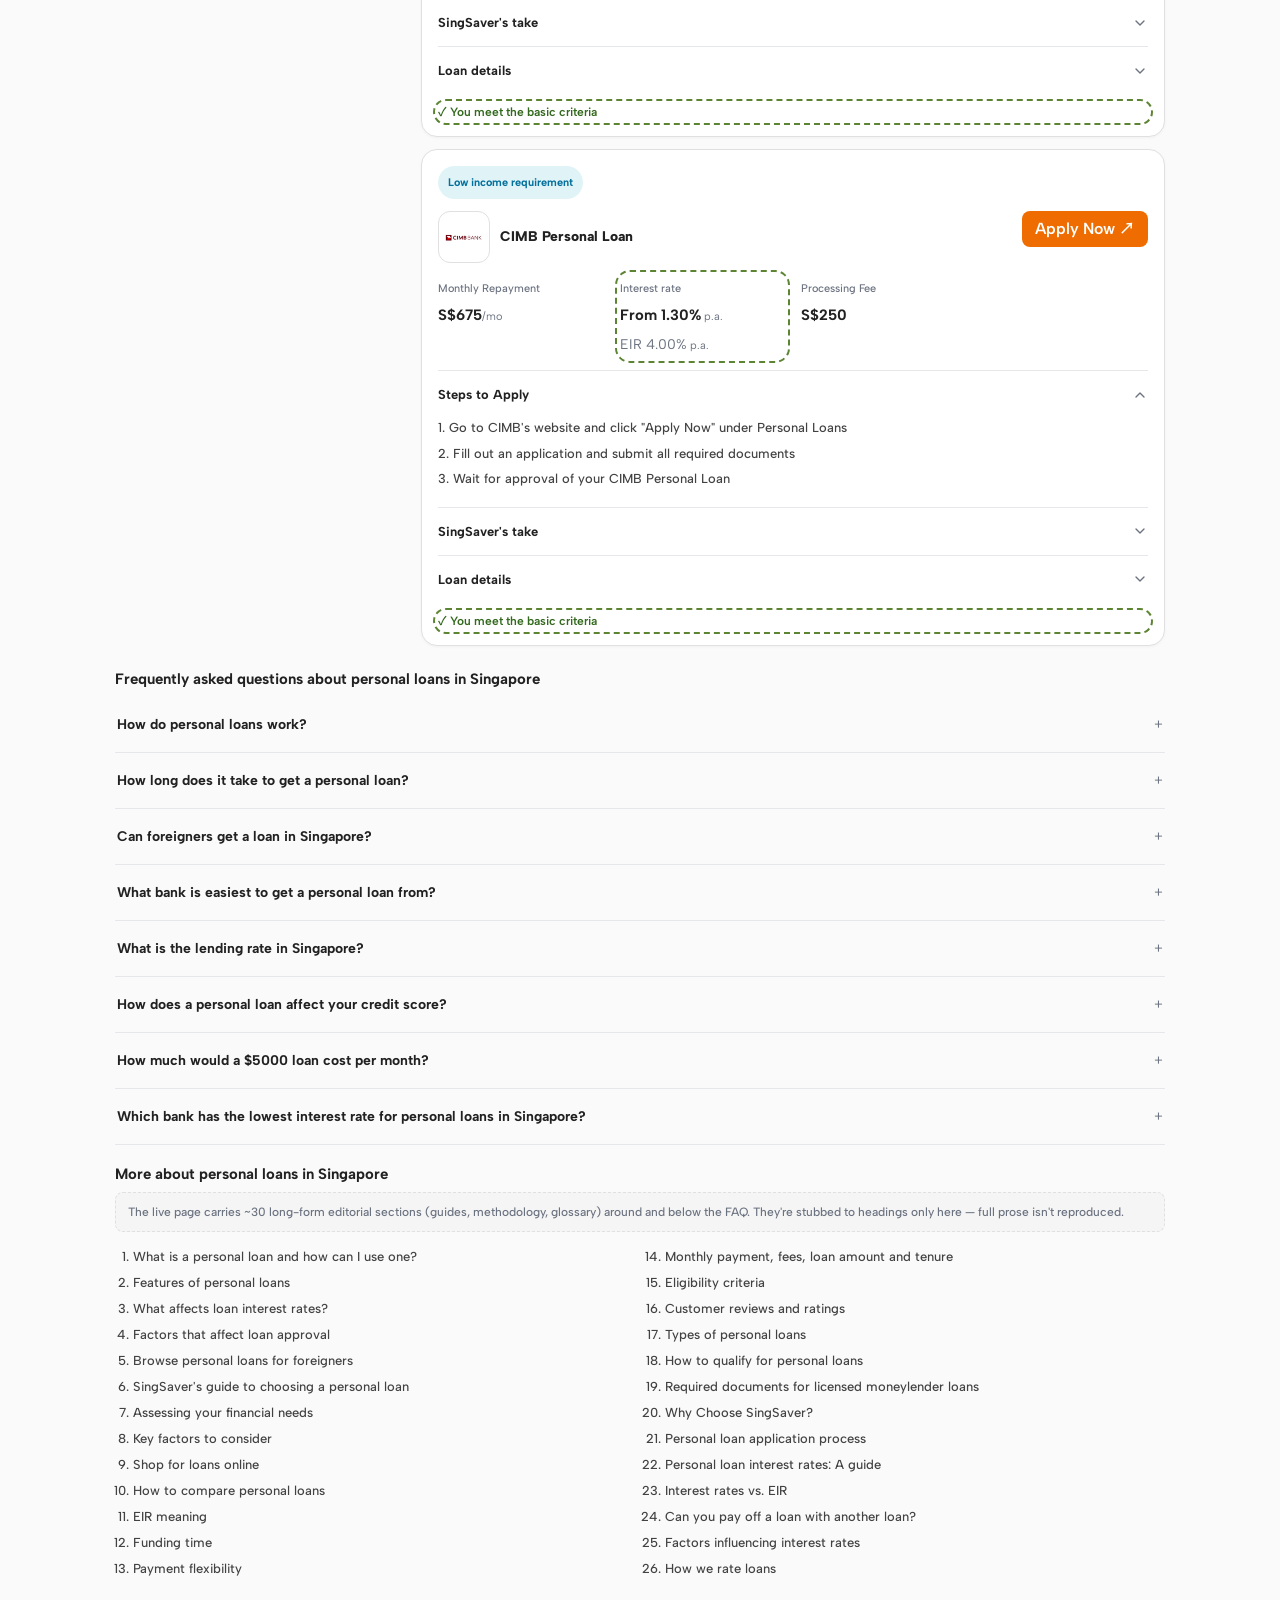
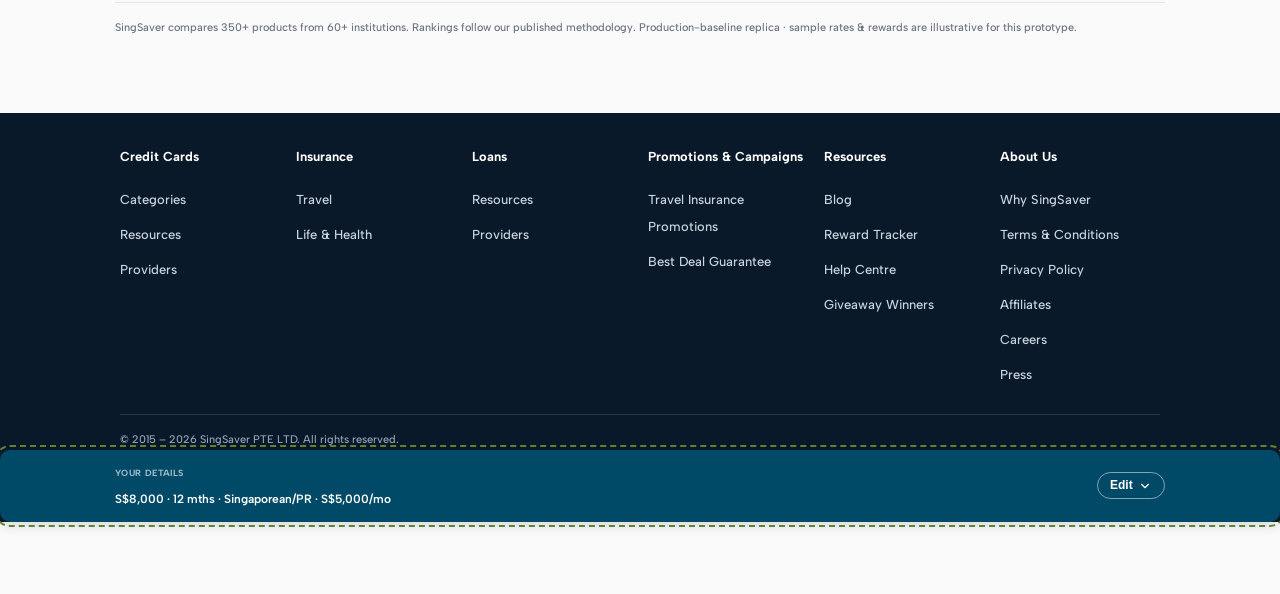
<file: prototype-redesign/index.html>
<!DOCTYPE html>
<html lang="en" class="brand-singsaver">
<head>
<meta charset="utf-8">
<meta name="viewport" content="width=device-width, initial-scale=1">
<title>SingSaver Personal Loans — redesign (Steps 1–2: Sort &amp; Filter, Calculator + eligibility)</title>
<link rel="stylesheet" href="assets/fonts.css">
<link rel="stylesheet" href="assets/tokens.css">
<link rel="stylesheet" href="assets/grid.css">
<link rel="stylesheet" href="assets/components/buttons.css">
<style>
  body { background: var(--fill-base); color: var(--text-primary); margin:0; }
  .baseline-tag { background:#0f172a; color:#fff; font-size:11px; font-weight:700; text-align:center; padding:5px; letter-spacing:.02em; }

  /* Site header + nav — real TheHeader/DropdownMenu/AccountButton (cms-components):
     one flex row = hamburger(mobile)+logo | centred desktop nav | Log in text (desktop) + round avatar (always). */
  .site { position:relative; z-index:40; background:var(--fill-card); border-bottom:1px solid var(--borders-default); display:flex; align-items:center; gap:10px; padding:10px 14px; }
  .site__menu { border:0; background:none; font-size:20px; cursor:pointer; color:var(--text-primary); width:34px; height:34px; border-radius:8px; flex-shrink:0; }
  .site__menu:hover { background:var(--fill-primary-light); }
  .site__logo { height:22px; flex-shrink:0; }
  .site__right { display:flex; align-items:center; gap:12px; margin-left:auto; flex-shrink:0; }
  .site__login { display:none; font-weight:700; font-size:14px; color:var(--fill-primary-dark); text-decoration:none; }
  .site__acct { border:0; cursor:pointer; width:32px; height:32px; border-radius:50%; background:var(--fill-primary); color:#fff; display:flex; align-items:center; justify-content:center; font-size:15px; flex-shrink:0; }
  .site__nav { display:none; }
  .site__nav.open { display:flex; flex-direction:column; position:absolute; top:100%; left:0; right:0; background:var(--fill-card); border-bottom:1px solid var(--borders-default); padding:4px 14px 10px; box-shadow:0 8px 16px rgba(15,23,42,.10); }
  .site__nav.open a { padding:9px 0; font-size:14px; font-weight:600; color:var(--text-primary); text-decoration:none; border-bottom:1px solid var(--borders-soft); }
  .site__nav.open a:last-child { border-bottom:0; }
  @media(min-width:1024px){
    .site__menu{display:none}
    .site__nav{display:flex !important; position:static; flex-direction:row; flex:1; gap:22px; justify-content:center; box-shadow:none; border-bottom:0; padding:0; background:none}
    .site__nav a{padding:10px 0; border-bottom:0; font-size:14px; font-weight:700; color:var(--text-secondary); text-decoration:none}
    .site__nav a:hover{color:var(--text-primary)}
    .site__login{display:inline-block}
  }

  /* Announcement bar — real "top-page-sticky-content" campaign banner */
  .annbar { display:flex; align-items:center; justify-content:space-between; gap:10px; background:linear-gradient(to right, var(--fill-primary-dark), var(--fill-primary)); color:#fff; padding:8px 14px; font-size:12px; line-height:1.4; }
  .annbar.hidden { display:none; }
  .annbar__txt { flex:1; min-width:0; }
  .annbar__link { color:#fff; text-decoration:underline; font-weight:700; white-space:nowrap; cursor:pointer; }
  .annbar__x { border:0; background:none; color:#fff; opacity:.85; cursor:pointer; font-size:13px; width:26px; height:26px; border-radius:8px; flex-shrink:0; }
  .annbar__x:hover { background:rgba(255,255,255,.18); }

  .crumb { font-size:12px; color:var(--text-muted); margin:10px 0 8px; }
  .wrap { max-width: 1130px; margin: 0 auto; padding: var(--space-3) var(--space-4) var(--space-10); box-sizing:border-box; }
  @media (min-width:768px){ .wrap { padding-left:24px; padding-right:24px; } }
  @media (min-width:1280px){ .wrap { padding-left:40px; padding-right:40px; } }

  .head h1 { font-size: 20px; line-height: 1.22; margin: 0 0 4px; }
  .head__meta { color: var(--text-muted); font-size: 12px; margin: 0 0 6px; }
  .intro-wrap { position:relative; }
  .intro-txt { font-size:13px; line-height:1.5; color: var(--text-secondary); margin:0; overflow:hidden; }
  .intro-txt.clamped { display:-webkit-box; -webkit-line-clamp:2; -webkit-box-orient:vertical; }
  .intro-more { border:0; background:none; color: var(--text-link); font-weight:700; font-size:13px; cursor:pointer; padding:4px 0 0; text-decoration:underline; }

  /* Persona filter tabs — real live labels/order/emoji, horizontal scroll strip of pill links */
  .tabs { display:flex; gap:8px; overflow-x:auto; scrollbar-width:none; padding:10px 0 6px; margin-bottom:2px; }
  .tabs::-webkit-scrollbar { display:none; }
  .tabpill { flex:0 0 auto; border:1px solid var(--borders-form-default); background:var(--fill-card); border-radius:var(--r-pill); padding:7px 14px; font-size:13px; font-weight:600; color:var(--text-primary); text-decoration:none; white-space:nowrap; }
  .tabpill.on { background:var(--fill-primary); border-color:var(--fill-primary); color:var(--text-on-dark); }

  /* Quick Summary */
  .qsum { margin: var(--space-2) 0; }
  .qsum > summary { list-style:none; cursor:pointer; font-weight:700; color:var(--text-primary); font-size:14px; padding:8px 0; display:flex; align-items:center; gap:6px; }
  .qsum > summary::-webkit-details-marker{display:none}
  .qsum__icon { font-weight:400; }
  .qsum__body { font-size:13px; color:var(--text-secondary); padding:2px 0 10px; line-height:1.5; }

  /* Fastest Fulfilment banner (real HeroCampaingFeature block) */
  .promo-card { display:flex; gap:12px; align-items:flex-start; border:1px solid var(--borders-default); border-radius: var(--r-card); background:var(--fill-card); padding: var(--space-3); margin: var(--space-3) 0; }
  .promo-card__ic { width:56px; height:56px; flex-shrink:0; border-radius:var(--r-card-inner); background:var(--fill-primary-light); display:flex; align-items:center; justify-content:center; font-size:26px; }
  .promo-card__body { min-width:0; }
  .promo-card b { font-size:14px; display:block; margin-bottom:2px; }
  .promo-card p { margin:2px 0 0; font-size:13px; color:var(--text-secondary); line-height:1.45; }
  .promo-card p.clamped { display:-webkit-box; -webkit-line-clamp:2; -webkit-box-orient:vertical; overflow:hidden; }
  .promo-card__more { border:0; background:none; color:var(--text-link); font-weight:700; font-size:12px; cursor:pointer; padding:4px 0 0; text-decoration:underline; }

  /* Loan Amount + Tenure calculator (real PersonalLoanFilter — 2 fields, sticky) */
  .calc { position:sticky; top:0; z-index:20; background:var(--fill-base); padding: var(--space-2) 0; margin-bottom:2px; }
  .calc__row { display:flex; gap:10px; }
  .calc__fld { flex:1; min-width:0; display:flex; flex-direction:column; gap:6px; }
  .calc__lbl { display:flex; align-items:center; gap:4px; font-size:12px; font-weight:600; color:var(--text-secondary); }
  .calc__help { color:var(--text-muted); cursor:help; font-size:12px; border:1px solid var(--borders-default); border-radius:50%; width:15px; height:15px; display:inline-flex; align-items:center; justify-content:center; line-height:1; }
  .calc__fld input, .calc__fld select { border:1px solid var(--borders-form-default); border-radius: var(--r-button); padding:9px 10px; font:inherit; font-family:var(--font-sans); font-size:16px; font-weight:700; color:var(--text-primary); background:var(--fill-card); width:100%; box-sizing:border-box; }
  .calc__fld input:focus, .calc__fld select:focus { outline:2px solid var(--fill-primary); border-color:transparent; }
  .calc.stuck { box-shadow: 0 4px 10px rgba(15,23,42,.08); border-bottom:1px solid var(--borders-default); }

  /* ============================================================
     CHANGE 2 — the plain 2-field calculator above is production-fidelity
     furniture for Baseline/Change 1 only; under Change 2 it's REPLACED
     entirely (hidden here) by the v20-pattern "Your details" grouped
     block below, which bundles Loan amount + Tenure + Citizenship +
     Monthly income into one collapsible card. */
  body[data-proto-view="change2"] .calc , body[data-proto-view="change3"] .calc , body[data-proto-view="change4"] .calc , body[data-proto-view="change5"] .calc { display:none; }

  /* ============================================================
     CHANGE 2 — "Your details" grouped block (matches prototype-v20.html's
     .details pattern exactly): a single details/summary card — "YOUR
     DETAILS" label + a one-line summary ("S$X · N mths · <citizenship> ·
     S$Y/mo") + an "Edit" affordance in the summary row, with all four
     inputs as its body. Open by default; once it scrolls out of view the
     sticky "Your details" summary bar below takes over (see .sticky-summary
     CSS further down + the IntersectionObserver in the script, also reused
     from v20). Shown only under Change 2 — see body[data-proto-view] rule. */
  .details { display:none; background: var(--fill-card); border:1px solid var(--borders-default); border-radius: var(--r-card-inner); margin-bottom: var(--space-3); }
  body[data-proto-view="change2"] .details , body[data-proto-view="change3"] .details , body[data-proto-view="change4"] .details , body[data-proto-view="change5"] .details { display:block; }
  .details > summary { list-style:none; cursor:pointer; padding: 10px 14px; display:flex; align-items:center; justify-content:space-between; gap: 8px; }
  .details > summary::-webkit-details-marker { display:none; }
  .details__label { font-size:10px; color:var(--text-muted); text-transform:uppercase; letter-spacing:.04em; display:block; }
  .details__summary { font-weight:700; font-size:13px; }
  .details__edit { color: var(--text-link); font-weight:600; font-size:13px; white-space:nowrap; }
  .details__body { padding: 0 14px 14px; display:grid; grid-template-columns:1fr 1fr; gap: 12px; }
  .details .fld label { display:block; font-weight:600; font-size:12px; margin-bottom:4px; }
  .details .imoney, .details .iunit { display:flex; align-items:center; border:1px solid var(--borders-form-default); border-radius: var(--r-button); overflow:hidden; }
  .details .imoney span, .details .iunit span { padding: 0 8px; color:var(--text-muted); font-size:12px; font-weight:600; white-space:nowrap; }
  .details .imoney input, .details .iunit input { border:0; outline:0; width:100%; padding:8px 8px 8px 0; font:inherit; font-size:16px; font-weight:700; color:var(--text-primary); }
  .details .iunit input { padding-left:12px; }
  .details .fld select { width:100%; padding: 8px; border:1px solid var(--borders-form-default); border-radius: var(--r-button); font:inherit; font-family:var(--font-sans); font-size:16px; background:var(--fill-card); color:var(--text-primary); }
  /* v20 groups 4 fields at 2 cols on mobile, growing to 3/5 cols on a narrower (640px) max-width
     page; this redesign's wrap is wider (1130px desktop) and only ever holds these same 4 fields,
     so it steps straight to a single 4-col row at tablet+ rather than v20's 3-then-5 split (which
     would leave an empty 5th cell here). */
  @media (min-width:768px){ .details__body{grid-template-columns:repeat(4,1fr)} }

  .section-h { font-size:15px; font-weight:700; margin: var(--space-4) 0 var(--space-1); }
  .section-hint { font-size:11px; color:var(--text-muted); margin: 0 0 var(--space-2); }

  /* Comparison table — real ComparisonTableBuilder/PLColumnSource structure */
  .pct-section { margin: var(--space-3) 0 var(--space-4); }
  /* .pct-wrap's overflow:hidden purely clips .pct-scroll's rounded corners; overflow:clip gives the
     identical visual clip WITHOUT making .pct-wrap a position:sticky-blocking scroll container (unlike
     hidden/auto, 'clip' doesn't establish one) — kept as a fallback-safe pair (invalid `clip` is simply
     ignored by any engine that doesn't parse it, leaving `hidden` — same look either way) since the new
     sticky header shadow below (FIX 3) lives inside this box and needs to reach past it to the page. */
  .pct-wrap { border:1px solid var(--borders-default); border-radius: var(--r-table); background: var(--fill-card); overflow:hidden; overflow:clip; position:relative; }
  .pct-scroll { overflow-x:auto; -webkit-overflow-scrolling:touch; scrollbar-width:none; box-shadow: inset -10px 0 8px -8px rgba(15,23,42,.14); }
  .pct-scroll::-webkit-scrollbar { display:none; }
  .pct-table { border-collapse:separate; border-spacing:0; width:100%; min-width:760px; background:var(--fill-card); }
  .pct-table th, .pct-table td { padding:12px 14px; text-align:left; white-space:nowrap; vertical-align:middle; }
  /* No column/vertical grid-lines and no inter-row vertical rules on live — only a
     subtle horizontal row separator (border-top) on a white background (verified: ComparisonTableBuilder.tsx
     never adds a vertical border between tbody cells; this replica drops the header's border-l too so nothing reads as a grid). */
  .pct-table td { font-size:13px; font-weight:500; }
  .pct-table thead th { background:var(--fill-alternative-1); font-size:14px; font-weight:700; color:var(--text-primary); white-space:normal; line-height:1.3; }
  .pct-table tbody td { border-top:1px solid var(--borders-default); }
  .pct-table tbody tr:hover td { background:var(--fill-base); }
  @media (min-width:768px){
    .pct-table thead th { font-size:15px; }
    .pct-table td { font-size:14px; }
  }
  .pct-sticky { position:sticky; left:0; z-index:2; background:var(--fill-card); }
  .pct-table thead th.pct-sticky { background:var(--fill-alternative-1); z-index:3; }
  .pct-table tbody tr:hover td.pct-sticky { background:var(--fill-base); }

  /* ============================================================
     STAKEHOLDER-REVIEW FIX 3 — sticky HEADER ROW during vertical scroll (previously only the first
     COLUMN, .pct-sticky, was sticky; the header row scrolled away with the body). Real caveat this
     had to solve: the table's own `<thead>` lives inside .pct-scroll, and .pct-scroll MUST keep real
     overflow-x:auto for horizontal drag on narrow screens — but per the CSS Overflow spec, an element
     can't have a real scrolling x-axis while its y-axis stays invisible to position:sticky's ancestor
     search: pairing overflow-x:auto with any non-'visible' overflow-y (auto, hidden, OR clip — verified
     empirically: 'clip' paired with a scrolling sibling axis is itself demoted to 'hidden' by the UA,
     since the two axes must agree to actually clip-without-scrolling) always turns .pct-scroll into a
     bona fide scroll container, which traps `position:sticky;top` on anything inside it — it can only
     ever stick to the inside of .pct-scroll's own (here, non-scrolling, content-height) box, never to
     the real page. There is no single-element CSS `overflow` combination that lets one axis genuinely
     scroll while the other stays transparent to an ancestor sticky search.

     Fix: don't make the REAL <thead> (inside .pct-scroll) sticky at all — instead add a lightweight
     "shadow" duplicate header (#pctHeadShadow, markup right before .pct-scroll in .pct-wrap) that is
     NOT inside .pct-scroll, so `position:sticky;top:0` on it correctly escapes past .pct-wrap
     (overflow:clip, confirmed non-blocking above) to the real page/viewport. Its own wrapper is
     height:0/overflow:visible so it reserves zero space in flow — before any scroll it sits exactly on
     top of (and pixel-for-pixel matches) the real header underneath, so there's no visible seam or
     duplicate row; once the page scrolls past it, it's the one that visibly stays pinned while the real
     header (still in normal flow inside .pct-scroll) scrolls away beneath it. Column widths are copied
     from the real, already-correctly-laid-out header cells via JS (syncHeadShadow(), called after every
     render()/resize — see script) rather than left to independent auto-layout, so the shadow can never
     drift out of alignment with the real columns below it. Its own inner clip strip is a genuine
     overflow-x:auto container (scrollLeft kept in lockstep with the real .pct-scroll on every 'scroll'
     event — see initHeadShadowSync() in the script) purely so its own first cell can reuse the exact
     same `.pct-sticky` class/mechanism as the real table for the left-pinned "Loan" corner — meaning the
     corner cell is provably pinned on BOTH axes by the same, already-proven CSS this page already uses
     for the real table's first column, just running inside the new shadow instead. aria-hidden since
     it's a purely-visual duplicate of the real (still-present, still-accessible) <thead>. */
  .pct-head-shadow { position:sticky; top:0; height:0; overflow:visible; z-index:6; pointer-events:none; }
  .pct-head-shadow__clip { overflow-x:auto; overflow-y:hidden; scrollbar-width:none; }
  .pct-head-shadow__clip::-webkit-scrollbar { display:none; }
  .pct-head-shadow .pct-table { table-layout:fixed; }
  @media (min-width:1280px){ .pct-head-shadow .pct-table { min-width:100%; } }
  .pct-loan { display:flex; align-items:center; gap:10px; min-width:172px; }
  .pct-loan img { height:26px; width:auto; max-width:64px; object-fit:contain; flex-shrink:0; }
  .pct-loan span { font-weight:700; font-size:13px; color:var(--text-primary); white-space:normal; line-height:1.25; }
  .pct-reward { border:0; background:var(--fill-primary-light); padding:5px 10px; font:inherit; font-weight:700; font-size:13px; color:var(--fill-primary-dark); cursor:pointer; text-align:left; border-radius:var(--r-tooltip); }
  .pct-reward:hover { background:var(--fill-primary-subtle,#e3edff); }
  .pct-reward.pct-na { background:none; padding:0; color:var(--text-muted); font-weight:400; cursor:pointer; }
  .pct-reward.pct-na:hover { background:none; text-decoration:underline; }
  .mhg-btn--outline-cta { background:var(--fill-card); color:var(--buttons-cta); border-color:var(--buttons-cta); }
  .mhg-btn--outline-cta:hover:not(:disabled):not([aria-disabled="true"]) { background:var(--fill-alternative-1); color:var(--buttons-cta-hover); border-color:var(--buttons-cta-hover); }
  .pct-monthly { font-weight:700; color:var(--fill-primary-dark); }
  .pct-src { font-size:11px; color:var(--text-muted); margin:8px 2px 0; }
  @media (min-width:768px){ .pct-loan span, .pct-reward { font-size:14px; } }
  @media (min-width:1280px){ .pct-table { min-width:100%; } }

  /* Show All Loans — real chevron header + logo strip, part of the ComparisonTable component */
  .showall { border-top:1px solid var(--borders-default); background:var(--fill-card); }
  .showall > summary { list-style:none; cursor:pointer; padding:12px 14px; font-weight:700; font-size:13px; display:flex; align-items:center; gap:8px; }
  .showall > summary::-webkit-details-marker { display:none; }
  .showall__chev { display:inline-flex; width:16px; height:16px; color:var(--text-muted); transition:transform .2s; }
  .showall[open] .showall__chev { transform:rotate(180deg); }
  .chev-caret { width:14px; height:14px; vertical-align:middle; margin-left:2px; transition:transform .15s ease; }
  .details[open] > summary .details__edit .chev-caret { transform:rotate(180deg); }
  .mcarousel__chev { width:20px; height:20px; }
  .showall__body { padding:0 14px 14px; }
  .showall__note { font-size:12px; color:var(--text-muted); margin:0 0 10px; }
  .showall__strip { display:flex; flex-wrap:wrap; gap:8px; }
  .showall__chip { border:1px solid var(--borders-default); border-radius:999px; padding:6px 12px; font-size:13px; font-weight:600; color:var(--text-primary); background:var(--fill-alternative-1); }

  /* SingSaver Tips */
  .tips { border-radius: var(--r-card); overflow:hidden; border:1px solid var(--borders-default); margin: var(--space-4) 0; }
  .tips__h { background: var(--fill-primary); color:var(--text-on-dark); font-weight:700; padding:10px 14px; font-size:14px; }
  .tips__b { background: var(--fill-primary-light); padding:12px 14px; font-size:13px; color:var(--text-secondary); }

  /* Why Trust SingSaver */
  .wts { border:1px solid var(--borders-default); border-radius: var(--r-card); background: var(--fill-card); margin: var(--space-3) 0; }
  .wts > summary { list-style:none; cursor:pointer; padding:12px 14px; display:flex; align-items:center; gap:8px; font-weight:700; font-size:14px; }
  .wts > summary::-webkit-details-marker { display:none; }
  .wts img { height:20px; }
  .wts__body { padding:0 14px 14px; font-size:13px; color:var(--text-secondary); line-height:1.55; }
  .wts__body ul { margin:8px 0 0; padding-left:18px; }
  .wts__body li { margin-bottom:6px; }

  /* "Don't miss out on these great deals" — real Promotional Campaigns PL block
     (fe-services CreditCardPromotion.tsx + ComponentCredtiCardPromotion/* — the actual component the live PL page
     renders for this section, NOT the generic PromotionalBanner). Deal tabs across the top; selected deal =
     left column (title/blurb/Participating Products/How to Qualify) + right column (reward-tier gift grid). */
  .promoblk { margin: var(--space-4) 0; }
  .promoblk__h { font-size:15px; font-weight:700; margin:0 0 10px; }
  .promoblk__tabs { display:flex; gap:8px; overflow-x:auto; scrollbar-width:none; padding-bottom:4px; margin-bottom:16px; }
  .promoblk__tabs::-webkit-scrollbar { display:none; }
  .promoblk__tab { flex:0 0 auto; text-align:left; border:1px solid var(--borders-default); background:var(--fill-card); border-radius:8px; padding:10px 14px; cursor:pointer; min-width:170px; }
  .promoblk__tab b { display:block; font-size:13px; color:var(--text-primary); line-height:1.3; }
  .promoblk__tab span { font-size:12px; color:var(--text-muted); }
  .promoblk__tab.on { background:var(--fill-primary-light); border-color:var(--fill-primary); }
  .promoblk__body { display:flex; flex-direction:column; gap:20px; }
  .promoblk__left { min-width:0; }
  .promoblk__title { font-size:18px; font-weight:800; margin:0 0 8px; line-height:1.3; }
  .promoblk__blurb { font-size:13px; color:var(--text-secondary); line-height:1.55; margin:0 0 14px; }
  .promoblk__h4 { font-size:13px; font-weight:700; margin:0 0 8px; }
  .promoblk__product { display:flex; align-items:center; gap:10px; margin-bottom:16px; }
  .promoblk__product img { height:22px; width:auto; max-width:56px; object-fit:contain; flex-shrink:0; }
  .promoblk__prodname { font-weight:700; color:var(--text-link); font-size:13px; }
  .promoblk__prodlabel { font-size:13px; color:var(--text-secondary); }
  .promoblk__qual { font-size:12.5px; line-height:1.6; color:var(--text-secondary); margin:0 0 16px; padding-left:18px; }
  .promoblk__qual li { margin-bottom:6px; }
  .promoblk__qual ul { margin:6px 0; padding-left:18px; }
  .promoblk__qual a { color:var(--text-link); text-decoration:underline; }
  .promoblk__tbl { width:100%; border-collapse:collapse; font-size:12px; margin:6px 0 12px; }
  .promoblk__tbl th, .promoblk__tbl td { border:1px solid var(--borders-default); padding:6px 8px; text-align:left; }
  .promoblk__tbl th { background:var(--fill-alternative-1); font-weight:700; }
  .promoblk__right { min-width:0; }
  .promoblk__applyby { font-size:12.5px; font-weight:600; color:var(--text-primary); margin:0 0 10px; }
  .promoblk__grid { display:grid; grid-template-columns:repeat(3,1fr); gap:8px; }
  .gifttile { border:1px solid var(--borders-default); border-radius:12px; overflow:hidden; background:var(--fill-card); display:flex; flex-direction:column; }
  .gifttile__tag { background:var(--highlight-red-light); color:var(--highlight-red-dark); font-size:10px; font-weight:700; text-align:center; padding:3px 4px; }
  .gifttile__body { flex:1; display:flex; align-items:center; justify-content:center; padding:12px 8px; min-height:64px; }
  .gifttile__ic { font-size:22px; line-height:1; margin-bottom:4px; }
  .gifttile__amt { font-size:11px; font-weight:700; color:var(--text-primary); text-align:center; line-height:1.3; }
  .gifttile__worth { background:var(--fill-alternative-1); color:var(--text-secondary); font-size:10.5px; font-weight:600; text-align:center; padding:5px 4px; }
  /* Real component renders the gift grid inline in the left column on mobile/tablet (ProductCampaignGifts,
     "block lg:hidden"), and as its own right column on desktop ("hidden lg:block") — not both at once. */
  .promoblk__giftslot--mobile { display:block; margin:0 0 16px; }
  .promoblk__giftslot--desktop { display:none; }
  @media (min-width:768px){
    .promoblk__body { flex-direction:row; justify-content:space-between; gap:32px; }
    .promoblk__left { flex:1; max-width:636px; }
    .promoblk__right { flex-shrink:0; width:340px; }
    .promoblk__grid { grid-template-columns:repeat(3,1fr); }
    .promoblk__giftslot--mobile { display:none; }
    .promoblk__giftslot--desktop { display:block; }
  }
  @media (min-width:1280px){ .promoblk__right { width:390px; } }

  /* ============================================================
     BASELINE-FIDELITY FIX 1 — full-bleed campaign background tint that
     switches per selected deal tab. Real component: fe-services
     src/components/cms/components-user/ComponentCredtiCardPromotion/
     ProductCampaignBackground.tsx ("ProductsCampaignBackground") +
     helpers/getColorSchema.ts — an absolutely-positioned, full-bleed div
     sits behind the whole block; its gradient = the active campaign's
     CMS-configured `color` field (green/red/blue/yellow/orange) resolved
     to `linear-gradient(to right, var(--colors-campaign-{c}-1), white)`.
     Those --colors-campaign-* vars are CMS/Figma-only and aren't in this
     repo's tokens.css, so APPROXIMATED with the closest existing tokens:
     DBS + UOB both use the "red" schema (--highlight-red-light →
     --fill-card, i.e. rose/pink); SCB + Trust both use the "green" schema
     (--highlight-green-light → --fill-card, mint). The real component only
     has 5 discrete colour keys, so two campaigns sharing one key is
     expected — the "rose" vs "very light pink" / "mint" vs "light
     mint-green" difference the brief describes reads as a difference in
     surrounding copy/tile density, not a distinct colour value.
     Full-bleed is done by JS-measuring the true viewport width + the
     block's own offset from the viewport edge (layoutCampaignBg() below),
     not the `100vw` CSS trick (which overflows the page by the
     scrollbar's width) — a more robust rebuild of the same idea the real
     component uses (a `visualViewport`-driven inline pixel width). This
     is unaffected by the Sort & Filter left column below (the tint is
     measured off .promoblk's own live position, not assumed centering). */
  .promoblk { position:relative; z-index:0; }
  .promoblk__bg { position:absolute; top:0; bottom:0; left:0; z-index:-1; pointer-events:none; transition:background .3s ease; }
  .promoblk__bg--pink  { background: linear-gradient(to right, var(--highlight-red-light), var(--fill-card)); }
  .promoblk__bg--green { background: linear-gradient(to right, var(--highlight-green-light), var(--fill-card)); }

  /* Product detail cards (real cms-components ProductCard/ set) */
  .cards { display:flex; flex-direction:column; gap: var(--space-3); }
  .loan { border:1px solid var(--borders-default); border-radius: var(--r-card); background: var(--fill-card); padding: var(--space-4); box-shadow: var(--shadow-card); }
  .loan__tag { display:inline-block; background: var(--fill-primary-light); color: var(--text-link); font-size:11px; font-weight:700; border-radius: var(--r-pill); padding:3px 10px; margin-bottom: var(--space-3); }
  .loan__head { display:flex; flex-direction:column; align-items:stretch; gap:12px; margin-bottom: var(--space-3); }
  .loan__id { display:flex; align-items:center; gap:10px; min-width:0; }
  .loan__logobox { display:flex; align-items:center; justify-content:center; flex-shrink:0; width:52px; height:52px; box-sizing:border-box; padding:6px; border:1px solid var(--borders-default); border-radius: var(--r-card-inner); background: var(--fill-card); }
  .plogo-lg { max-width:100%; max-height:100%; object-fit:contain; display:block; }
  .loan__name { font-weight:800; font-size:14px; line-height:1.3; color:var(--text-primary); }
  .loan__ctawrap .mhg-btn { width:100%; }
  @media (min-width: 768px){ .loan__head{flex-direction:row;align-items:flex-start;justify-content:space-between;gap:10px} .loan__ctawrap .mhg-btn{width:auto} }

  .loan__grid2 { display:grid; grid-template-columns:1fr 1fr; gap:10px 16px; margin: var(--space-3) 0; }
  .g2 .l { font-size:11px; color:var(--text-muted); } .g2 .v { font-size:15px; font-weight:700; } .g2 .v small{font-weight:400;font-size:11px;color:var(--text-muted)}
  @media (min-width: 768px){ .loan__grid2{grid-template-columns:repeat(4,1fr)} }

  .acc { border-top:1px solid var(--borders-soft); }
  .acc > summary { list-style:none; cursor:pointer; padding:10px 0; display:flex; align-items:center; justify-content:space-between; font-weight:700; font-size:13px; }
  .acc > summary::-webkit-details-marker { display:none; }
  .acc > summary::after { content:""; flex-shrink:0; width:16px; height:16px; background-color:var(--text-muted); -webkit-mask:url("data:image/svg+xml,%3Csvg xmlns='http://www.w3.org/2000/svg' viewBox='0 0 24 24'%3E%3Cpath d='M6 9l6 6 6-6' fill='none' stroke='black' stroke-width='2' stroke-linecap='round' stroke-linejoin='round'/%3E%3C/svg%3E") center/contain no-repeat; mask:url("data:image/svg+xml,%3Csvg xmlns='http://www.w3.org/2000/svg' viewBox='0 0 24 24'%3E%3Cpath d='M6 9l6 6 6-6' fill='none' stroke='black' stroke-width='2' stroke-linecap='round' stroke-linejoin='round'/%3E%3C/svg%3E") center/contain no-repeat; transition:transform .15s ease; } .acc[open] > summary::after { transform:rotate(180deg); }
  .acc__body { padding: 0 0 12px; font-size:12px; color:var(--text-secondary); }
  .acc--reward { background:var(--fill-primary-light); border-radius:var(--r-card-inner); border-top:0; padding:0 12px; margin:0 0 4px; }
  .acc--reward > summary { padding:12px 0; }
  .acc--reward .acc__body { padding-bottom:14px; }
  .offer-blurb { font-size:13px; color:var(--text-secondary); margin:0 0 8px; line-height:1.5; }
  .dlrow { display:flex; justify-content:space-between; gap:12px; padding:6px 0; font-size:14px; }
  .dlrow .k { color:var(--text-secondary); } .dlrow .v { font-weight:700; color:var(--text-primary); text-align:right; }
  .featlist { list-style:none; margin:6px 0 0; padding:0; display:flex; flex-direction:column; gap:8px; }
  .featlist li { display:flex; gap:8px; font-size:13px; color:var(--text-secondary); align-items:flex-start; line-height:1.4; }
  .ic-pro { color:var(--success); font-weight:800; }
  .stepslabel { font-size:11px; font-weight:700; letter-spacing:.04em; text-transform:uppercase; color:var(--text-muted); margin:0 0 6px; }
  .steplist { margin:0 0 4px; padding-left:0; list-style:none; font-size:13px; color:var(--text-secondary); line-height:1.5; }
  .steplist li { margin-bottom:6px; }

  /* FAQ (real, verbatim) */
  .faq { margin:var(--space-5) 0 var(--space-4); }
  .faq__item { border-bottom:1px solid var(--borders-soft); }
  .faq__item > summary { list-style:none; cursor:pointer; padding:14px 2px; font-weight:700; font-size:14px; display:flex; justify-content:space-between; gap:10px; }
  .faq__item > summary::-webkit-details-marker { display:none; }
  .faq__item > summary::after { content:"+"; color:var(--text-muted); font-weight:400; } .faq__item[open] > summary::after { content:"–"; }
  .faq__item p { margin:0 2px 14px; font-size:13px; line-height:1.55; color:var(--text-secondary); }

  /* Long-form editorial section — headings only, stubbed */
  .stub-note { font-size:12px; color:var(--text-muted); background:var(--fill-alternative-1); border:1px dashed var(--borders-default); border-radius:8px; padding:10px 12px; margin:0 0 12px; line-height:1.5; }
  .stub-list { columns:1; margin:0; padding-left:18px; font-size:13px; color:var(--text-secondary); line-height:2; }
  @media (min-width:768px){ .stub-list{columns:2; column-gap:32px;} }

  /* Site footer (real) */
  .site-foot { background:#0a1929; color:#cbd5e1; padding:28px 16px 20px; margin-top:var(--space-5); }
  .site-foot__grid { max-width:1040px; margin:0 auto; display:grid; grid-template-columns:1fr 1fr; gap:22px 16px; }
  .site-foot__col h4 { font-size:13px; font-weight:700; color:#fff; margin:0 0 10px; }
  .site-foot__col a { display:block; font-size:13px; color:#cbd5e1; text-decoration:none; padding:4px 0; }
  .site-foot__col a:hover { color:#fff; }
  .site-foot__legal { max-width:1040px; margin:22px auto 0; border-top:1px solid rgba(255,255,255,.12); padding-top:16px; font-size:11px; color:#94a3b8; line-height:1.6; }
  @media (min-width:768px){ .site-foot__grid { grid-template-columns:repeat(3,1fr); } }
  @media (min-width:1024px){ .site-foot__grid { grid-template-columns:repeat(6,1fr); } }

  .trust-foot { margin-top: var(--space-5); font-size:11px; color: var(--text-muted); border-top:1px solid var(--borders-soft); padding-top: 12px; }

  /* ============================================================
     BASELINE-FIDELITY FIX 2 — sticky bottom "Hot Pick" promo bar
     (currently missing). Real component: fe-services
     src/components/cms/components-user/SimpleStickyFooter.tsx — a CMS-driven
     `ComponentSimpleStickyFooter`: title + RichText content + one Button +
     a colour_shema. The RED scheme = light rose/pink bar background
     (`bg-highlights/red-light`) + a red outline button
     (`border-campaign/red-3`/`text-campaign/red-3`, hover-fills solid) —
     exactly the "light-pink bar / red outline Apply Now" the task
     describes. Approximated with this repo's --highlight-red-light /
     --highlight-red-dark tokens since --colors-campaign-red-3 isn't in
     tokens.css (see new .mhg-btn--outline-red in buttons.css). Behaviour
     matches the real component: hidden until the user has scrolled >10px,
     auto-hides once the site footer scrolls into view (guarded
     IntersectionObserver), dismissible via ✕ — session-only, no
     persistence (matches the real component's plain React state, not
     localStorage/sessionStorage). This is production furniture (fidelity),
     not a Step-1 redesign proposal — never wrapped in "✨ changes". */
  .hotpick { position:fixed; left:0; right:0; bottom:0; z-index:46; background:var(--highlight-red-light); box-shadow:0 -4px 16px rgba(15,23,42,.12); transform:translateY(0); transition:transform .3s ease-out; }
  .hotpick.hidden { transform:translateY(100%); }
  .hotpick__inner { max-width:990px; margin:0 auto; display:flex; flex-direction:column; gap:8px; padding:12px 16px calc(10px + env(safe-area-inset-bottom, 0px)); box-sizing:border-box; }
  .hotpick__main { display:flex; flex-direction:column; gap:4px; min-width:0; }
  .hotpick__title { margin:0; display:flex; align-items:flex-start; justify-content:space-between; gap:10px; font-size:14px; font-weight:700; color:var(--highlight-red-dark); line-height:1.35; }
  .hotpick__titlelink { color:inherit; text-decoration:none; }
  .hotpick__titlelink:hover { text-decoration:underline; }
  .hotpick__body { margin:0; font-size:12px; line-height:1.5; color:var(--text-secondary); }
  .hotpick__cta { display:flex; align-items:center; }
  .hotpick__apply { width:100%; }
  .hotpick__x { border:0; background:none; cursor:pointer; font-size:15px; line-height:1; color:var(--text-primary); flex-shrink:0; width:26px; height:26px; border-radius:6px; }
  .hotpick__x:hover { background:rgba(15,23,42,.06); }
  .hotpick__x--desktop { display:none; }
  @media (min-width:1024px){
    .hotpick__inner { flex-direction:row; align-items:center; justify-content:space-evenly; gap:24px; padding:14px 56px 14px 20px; position:relative; }
    .hotpick__main { flex:1; }
    .hotpick__x--mobile { display:none; }
    .hotpick__x--desktop { display:inline-flex; align-items:center; justify-content:center; position:absolute; right:16px; top:50%; transform:translateY(-50%); }
    .hotpick__apply { width:auto; }
  }
  /* Keep clear of any open drawer/panel so its footer controls (Apply/Close) stay reachable —
     incl. the Sort & Filter drawer added in Step 1, on mobile/tablet where it's an overlay. */
  body:has(.backdrop.open) .hotpick,
  body:has(#sfPanel.open) .hotpick { transform:translateY(100%) !important; }

  /* Reward drawer (real RewardsMobileDrawer / RewardsDesktopDialog / RewardBody shell) */
  .backdrop { position:fixed; inset:0; background:rgba(15,23,42,.5); display:none; z-index:50; } .backdrop.open{display:block}
  .drawer { position:fixed; left:auto; right:0; top:0; bottom:0; width:min(520px,92%); max-width:92%; height:100%; max-height:100%; background:var(--fill-card); border-radius:0; z-index:51; transform:translateX(100%); transition:transform .25s ease; display:flex; flex-direction:column; box-shadow:-8px 0 24px rgba(15,23,42,.18); }
  .drawer.open { transform:translateX(0); }
  .drawer__head { display:flex; align-items:center; justify-content:space-between; gap:8px; padding:16px; border-bottom:1px solid var(--borders-soft); }
  .drawer__head h3 { margin:0; font-size:16px; }
  .drawer__x { border:1px solid var(--borders-default); background:var(--fill-card); border-radius:8px; width:32px; height:32px; cursor:pointer; font-size:16px; }
  .drawer__body { overflow-y:auto; padding:16px; background: var(--fill-alternative-1); }
  .drawer__foot { display:flex; align-items:center; gap:10px; padding:14px 16px; border-top:1px solid var(--borders-soft); background: var(--fill-card); }
  .drawer__foot .nm { font-weight:700; font-size:13px; flex:1; }
  .rgift { border:1px solid var(--borders-default); border-radius:16px; overflow:hidden; background:var(--fill-card); }
  .rgift__hd { display:flex; gap:10px; align-items:flex-start; padding:14px; background:var(--fill-primary-light); border-bottom:1px solid var(--borders-default); }
  .rgift__ic { font-size:20px; line-height:1; }
  .rgift__t { font-weight:800; font-size:14px; color:var(--fill-primary-dark); }
  .rgift__bd { padding:14px; background:var(--fill-card); }
  .rgift__lbl { font-size:12px; font-weight:700; color:var(--text-primary); margin:10px 0 4px; }
  .rgift__opts { margin:0 0 4px; padding-left:18px; font-size:13px; color:var(--text-secondary); }
  .rgift__opts li { margin-bottom:6px; line-height:1.45; }
  .rgift__tc { font-size:11.5px; color:var(--text-muted); line-height:1.5; margin:0; }
  .rgift__banner { background:var(--fill-primary-light); color:var(--fill-primary-dark); font-weight:800; font-size:14px; padding:12px 14px; border-radius:var(--r-card-inner); margin:0 0 6px; }
  /* CHANGE 4 — readable reward-tier table (v13 pattern). Shared by the reward drawer (full table,
     open) and reachable from the product card via the "See the full reward & offer details" link
     (Link → drawer, matching live's cms_rewardModal behaviour — the card itself stays compact). */
  .rwd-tbl { display:flex; flex-direction:column; gap:3px; margin-top:4px; }
  .rwd-tbl__row { display:flex; justify-content:space-between; gap:12px; padding:9px 10px; border-radius:8px; font-size:13px; }
  .rwd-tbl__band { color:var(--text-secondary); }
  .rwd-tbl__gift { font-weight:700; white-space:nowrap; text-align:right; }
  .rwd-tbl__row--head { font-weight:800; border-bottom:1px solid var(--borders-default); border-radius:0; }
  .rwd-tbl__row--head .rwd-tbl__band, .rwd-tbl__row--head .rwd-tbl__gift { color:var(--text-primary); }
  .rwd-tbl__row--you { background:var(--success-bg); border:1px solid var(--success-border); }
  .rwd-tbl__row--you .rwd-tbl__gift { color:var(--success-dark); }
  .rwd-tbl__you { font-size:10px; font-weight:800; text-transform:uppercase; color:var(--success-dark); letter-spacing:.03em; margin-left:6px; white-space:nowrap; }
  .rwd__more { display:inline-block; margin-top:10px; font-size:13px; font-weight:700; color:var(--text-link); text-decoration:none; cursor:pointer; }
  /* CHANGE 4 — "Provider gift on top" line (the lender's own gift, stacked ON TOP OF SingSaver's
     reward — real live "Provider Gift – On Top of SingSaver's", e.g. Trust's FairPrice voucher). */
  /* Provider Gift / Welcome Offer — rendered as its own offer section (card accordion + drawer
     block), matching live. Reuses the existing .gifttile for the gift, so it maps to the Welcome
     Offers CMS entry (Offer Title + List of Gifts + Period) rather than a bespoke callout. */
  .prov-lead { font-size:13px; color:var(--text-secondary); margin:0 0 10px; line-height:1.5; }
  .prov-gifts { display:flex; gap:10px; flex-wrap:wrap; }
  .prov-gifts .gifttile { width:150px; }
  .acc--provider > summary { color:var(--fill-primary-dark); }
  /* Welcome Offer as its OWN boxed card in the drawer — faithful to fe-services
     ProductDetailsSectionWrapper (white rounded card + #01000A14 border + shadow, title header)
     + GrayInfoBlock (grey "Show T&Cs" collapsible). Each offer is a separate box, matching live. */
  .wo-box { border:1px solid rgba(1,0,10,.08); border-radius:var(--r-card); background:var(--fill-card); box-shadow:var(--shadow-md); margin-top:16px; overflow:hidden; }
  .wo-box__hd { background:var(--fill-alternative-1); padding:14px 16px; font-size:14px; font-weight:800; color:var(--text-primary); }
  .wo-box__bd { padding:16px; }
  .wo-box__bd .rgift__opts { margin:0; }
  /* "Show T&Cs" = plain blue underlined link; expanded content = plain bullet list directly below
     (no grey container) — matches the live reward modal. */
  .wo-tnc { margin-top:14px; }
  .wo-tnc__btn { display:inline-block; border:0; background:none; padding:0; font-size:13px; font-weight:700; color:var(--text-link); text-decoration:underline; cursor:pointer; }
  .wo-tnc__body { margin:10px 0 0; padding-left:18px; font-size:12px; color:var(--text-secondary); }
  .wo-tnc__body li { margin-bottom:5px; line-height:1.45; }
  .wo-tnc__body a { color:var(--text-link); }
  .wo-tnc:not(.open) .wo-tnc__body { display:none; }
  .rf__id { display:flex; align-items:center; gap:8px; flex:1; min-width:0; }
  .rf__txt { display:flex; flex-direction:column; min-width:0; }
  .rf__name { font-weight:700; font-size:13px; white-space:normal; }
  .rf__amt { font-size:11px; color:var(--text-muted); }
  /* Desktop/tablet: real AsideModal.tsx is a RIGHT-SIDE panel (md:inset-y-0 md:left-auto md:w-[640px] lg:w-[720px]),
     never a centered/full-screen dialog — only mobile (<768px) stays full-screen/bottom-sheet. */
  @media (min-width: 768px){
    .drawer{ left:auto; right:0; top:0; bottom:0; margin:0; width:520px; max-width:calc(100% - 0px); height:100%; max-height:100%; border-radius:0; transform:translateX(100%); transition:transform .3s ease; box-shadow:-8px 0 24px rgba(15,23,42,.18); }
    .drawer.open{ transform:translateX(0); }
  }
  @media (min-width: 1280px){ .drawer{ width:580px; } }

  /* ============================================================
     REDESIGN STEP 1 — Sort & Filter panel (the only proposed change
     in this file vs the production baseline). Styled from real
     components read live from fe-services (gh api, never cloned):
       components/singsaver/FilterPanelSingsaver.tsx  — mobile: fixed
         full-bleed overlay w/ dimmed backdrop; ≥lg1 (this build: 1024px
         per task spec): "lg1:relative lg1:block lg1:w-1/4 lg1:rounded
         lg1:border" i.e. a persistent, in-flow left column.
       components/singsaver/FiltersSingsaver.tsx        — filter-type
         dispatch (checkbox / single-select / switch).
       components/singsaver/CheckboxSingsaver.tsx       — size-6 rounded
         checkbox + bold label, "mt-2 inline-flex items-center".
       components/templates/ProductResults/Filters.tsx  — FilterHeader
         ("mb-paragraph font-body font-bold") above each filter group.
       components/templates/ProductResults/Sort.tsx     — sort-by-key
         comparator (Popular/featured first, else ascending sortValue).
       components/singsaver/SearchFormSingSaver.tsx     — mobile trigger
         is a fixed icon-only FAB ("lg1:hidden"); this build uses a
         labelled "⇅ Sort & Filter" pill per the task brief instead of
         the bare icon FAB, and places it inline (replacing the persona
         tabs slot) rather than fixed bottom-right — both approximated,
         noted in the report.
     ============================================================ */

  /* Two-column layout: persistent left panel (≥1024px) beside the
     comparison table + "Compare in detail" cards — everything else in
     the page stays a single column, untouched. */
  .pl-layout { display:block; }
  .pl-results { min-width:0; }
  @media (min-width:1024px){
    .pl-layout { display:flex; align-items:flex-start; gap:var(--space-6); }
    .pl-results { flex:1; min-width:0; }
    .sf-trigger-row { display:none; }
  }

  /* Mobile/tablet trigger — replaces the old persona-tab strip slot */
  .sf-trigger-row { margin:0 0 var(--space-3); display:flex; justify-content:flex-end; }
  /* Re-hide ≥1024px (persistent left panel is used there). Repeated AFTER the base rule above so
     source order wins — a media query adds no specificity, so the earlier hide alone loses to this. */
  @media (min-width:1024px){ .sf-trigger-row { display:none; } }
  /* Type = DS button-2 (small-button style: 14/18 w600 mobile → 16/20 tablet+), the scale step
     this control actually is. Was a hard-coded 12px/700 with no line-height. */
  .sf-trigger { display:inline-flex; align-items:center; gap:var(--space-2); border:1px solid var(--borders-form-default); background:var(--fill-card); border-radius:var(--r-pill); padding:var(--space-2) var(--space-3); font-family:var(--font-sans); font-size:var(--font-size-button-2); line-height:var(--line-height-button-2); font-weight:var(--font-weight-button-2); color:var(--text-primary); cursor:pointer; }
  .sf-trigger:hover { background:var(--fill-alternative-1); }

  /* Backdrop (mobile/tablet only — hidden entirely ≥1024px) */
  /* NOTE: the DS has no overlay/scrim colour token (checked tokens.css — nothing under
     overlay/scrim/backdrop), so this raw rgba stays and matches the existing reward drawer. */
  .sf-backdrop { position:fixed; inset:0; background:rgba(15,23,42,.5); display:none; z-index:44; }
  .sf-backdrop.open { display:block; }

  /* Panel shell — mirrors FilterPanelSingsaver.tsx: mobile bottom-sheet →
     tablet right-side sliding panel (same convention as the existing
     reward drawer) → desktop persistent static left column. */
  .sf-panel { position:fixed; left:0; right:0; bottom:0; max-height:88%; background:var(--fill-card); border-radius:var(--r-card) var(--r-card) 0 0; z-index:45; transform:translateY(100%); transition:transform .25s ease; display:flex; flex-direction:column; }
  .sf-panel.open { transform:translateY(0); }
  .sf-panel__head { display:flex; align-items:center; gap:var(--space-2); padding:var(--space-4); border-bottom:1px solid var(--borders-soft); flex-shrink:0; }
  /* Panel title. DS GAP: title-2 is the semantically right style but scales 16/20 → 22/28 at
     tablet+, which is page-title size inside a 280px sidebar. Composed instead from body-2
     size/lh + the DS --font-weight-bold alias, so every value is still token-sourced. */
  .sf-panel__head b { flex:1; font-family:var(--font-sans); font-size:var(--font-size-body-2); line-height:var(--line-height-body-2); font-weight:var(--font-weight-bold); }
  .sf-panel__close { display:inline-flex; align-items:center; justify-content:center; border:1px solid var(--borders-default); background:var(--fill-card); border-radius:var(--r-button); width:32px; height:32px; cursor:pointer; color:var(--text-secondary); flex-shrink:0; }
  .sf-panel__close .sf-ic { width:16px; height:16px; }

  /* MHG DS icons (sprite at the top of <body>) replacing the emoji this panel used to carry.
     currentColor + 1.15em sizing means one rule covers every context: the icon inherits the
     pill's text colour, so .sf-pill.on inverts to white with no extra selector, and it scales
     with the pill/trigger font-size instead of being pinned to a px value. pointer-events:none
     keeps the delegated [data-cat] click handler reading the button, never the <svg>/<path>. */
  .ds-sprite { display:none; }
  .sf-ic { width:1.15em; height:1.15em; flex:0 0 auto; fill:currentColor; pointer-events:none; }
  .sf-panel__body { overflow-y:auto; padding:var(--space-1) var(--space-4) var(--space-4); }
  /* Padding fix (Xiao En, 2026-07-27 — "the padding is terrible"): the panel's spacing values map to the
     --space-* scale (the .sf-trigger mobile pill keeps off-scale px by design — it is demo chrome, not a DS component), and the vertical rhythm between groups is opened up
     (14px → var(--space-4), 16px) so the panel reads as a set of distinct, breathable sections
     rather than a cramped list. */
  .sf-group { padding:var(--space-4) 0; border-bottom:1px solid var(--borders-soft); }
  .sf-group:last-child { border-bottom:0; }
  /* Font hierarchy fix (Xiao En, 2026-07-27 — "the font hierarchy is very off"; filter font must
     match content side): group labels ("Sort By" / "Category" / "Loan Features" / "Bank") previously
     rendered at --font-size-body-1 — the SAME size as the body copy/controls they labelled, so they
     didn't read as a distinct tier. Now a proper small-caps "eyebrow" label using the caption type
     token (12px mobile / 14px tablet+ — smaller than every control below it at every breakpoint),
     bold + uppercase + letter-spaced, the same treatment already used elsewhere on this page for a
     label sitting above a bigger control (.details__label, .calc__lbl, .stepslabel). Together with
     the token changes below, the panel now has a clear 3-tier scale: group label (caption, uppercase)
     > control/pill text (body-2/form-input, same tokens the comparison table + cards use) > helper
     text (caption, plain case) — matching the content side instead of its own ad-hoc sizes. */
  .sf-group__h { font-family:var(--font-sans); font-size:var(--font-size-caption); line-height:var(--line-height-caption); font-weight:var(--font-weight-bold); text-transform:uppercase; letter-spacing:.04em; margin:0 0 var(--space-2); color:var(--text-secondary); }
  /* Sort By — custom accessible dropdown (button trigger + listbox popup), replacing the native
     <select> (checker/designer fix: "the dropdown font looks wrong" — every browser engine renders
     native <option> lists in the OS font regardless of CSS, so only a custom listbox can guarantee
     Albert Sans end-to-end for both the trigger AND the option list). A visually-hidden native
     <select id="sfSort"> (.sf-native-sort) stays in the DOM purely as the existing state store, so
     every pre-existing reference elsewhere in this file — $('sfSort').value, the 'change' listener +
     Clear All reset in initSortFilter(), .options[selectedIndex].text in updateSortCap() — keeps
     working completely untouched; see initSfSortDropdown() further down the script. */
  .sf-dropdown { position:relative; }
  .sf-dropdown__trigger { width:100%; display:flex; align-items:center; justify-content:space-between; gap:var(--space-2); border:1px solid var(--borders-form-default); border-radius:var(--r-button); padding:var(--space-3); font-family:var(--font-sans); font-size:var(--font-size-body-2); line-height:var(--line-height-body-2); font-weight:var(--font-weight-semibold); background:var(--fill-card); color:var(--text-primary); cursor:pointer; text-align:left; }
  .sf-dropdown__trigger:hover { background:var(--fill-alternative-1); }
  .sf-dropdown__trigger:focus-visible { outline:2px solid var(--fill-primary); outline-offset:1px; border-color:transparent; }
  .sf-dropdown__chev { flex-shrink:0; width:16px; height:16px; color:var(--text-muted); transition:transform .15s ease; }
  .sf-dropdown__trigger[aria-expanded="true"] .sf-dropdown__chev { transform:rotate(180deg); }
  .sf-dropdown__list { position:absolute; left:0; right:0; top:calc(100% + var(--space-1)); z-index:12; margin:0; padding:var(--space-1) 0; list-style:none; border:1px solid var(--borders-form-default); border-radius:var(--r-button); background:var(--fill-card); box-shadow:var(--shadow-md); max-height:240px; overflow-y:auto; }
  .sf-dropdown__list[hidden] { display:none; }
  .sf-dropdown__opt { padding:var(--space-2) var(--space-3); font-family:var(--font-sans); font-size:var(--font-size-body-2); line-height:var(--line-height-body-2); color:var(--text-primary); cursor:pointer; }
  .sf-dropdown__opt:hover, .sf-dropdown__opt.active { background:var(--fill-alternative-1); }
  .sf-dropdown__opt.on { font-weight:var(--font-weight-bold); color:var(--fill-primary-dark); background:var(--fill-primary-light); }
  .sf-native-sort { display:none; }
  .sf-pills { display:flex; flex-wrap:wrap; gap:var(--space-2); }
  /* CheckboxSingsaver real classes: "form-checkbox size-6 rounded border …", "mt-2 inline-flex items-center",
     label = "font-small font-bold" (font-small = 14px) — mapped to --font-size-body-2 (14px mobile /
     16px tablet+), same token used below for .sf-check; .sf-pill (Category) matched to the same
     token for a consistent scale across the whole panel — this is the control/pill tier, one step
     below the caption-tier group labels above (see .sf-group__h comment for the full 3-tier scale).
     Padding also moved to the --space-* scale for comfortable, even pill padding (was 7px/13px). */
  /* FIX 4: Category pills are real <a href> elements now (navigation, not filter buttons) — same visual
     component, so text-decoration:none is the only addition an anchor needs on top of the existing
     button-era rule. .on stays purely a static "default selected" look on "All Loans" (no JS toggles it
     anymore, see initSortFilter()). */
  .sf-pill { display:inline-flex; align-items:center; gap:var(--space-2); border:1px solid var(--borders-form-default); background:var(--fill-card); border-radius:var(--r-pill); padding:var(--space-2) var(--space-4); font-family:var(--font-sans); font-size:var(--font-size-body-2); line-height:var(--line-height-body-2); font-weight:var(--font-weight-semibold); color:var(--text-primary); cursor:pointer; text-decoration:none; }
  .sf-pill.on { background:var(--fill-primary); border-color:var(--fill-primary); color:var(--text-on-dark); }
  /* FIX 4 — inline destination note: idle copy explains Category is navigation-only; updated in JS to
     name the exact live URL a pill would open, whenever one is clicked (never a filter/results change). */
  .sf-cat-note { font-family:var(--font-sans); font-size:var(--font-size-caption); line-height:var(--line-height-caption); color:var(--text-muted); margin:0 0 var(--space-3); }
  .sf-cat-note strong { color:var(--text-primary); font-weight:var(--font-weight-bold); word-break:break-all; }
  .sf-check { display:flex; align-items:center; gap:var(--space-3); padding:var(--space-2) 0; cursor:pointer; font-family:var(--font-sans); font-size:var(--font-size-body-2); line-height:var(--line-height-body-2); font-weight:var(--font-weight-semibold); color:var(--text-primary); }
  .sf-check input { width:20px; height:20px; accent-color:var(--fill-primary); flex-shrink:0; border-radius:var(--r-button); border:1px solid var(--borders-form-default); }

  /* Collapsible filter groups (Category / Loan Features / Bank) — compacts the panel by default
     (checker fix: shorten the first fold) using native <details>, the same pattern already used
     everywhere else on this page (.acc/.qsum/.showall/.wts). Sort By stays a single always-visible
     group — one <select> is already compact, no need to hide it behind a summary. Collapsed by
     default at every breakpoint (mobile drawer already scrolls fine on its own; this just means
     less to scroll through there too — a net improvement, not a regression). */
  .sf-acc { border-bottom:1px solid var(--borders-soft); }
  .sf-acc:last-child { border-bottom:0; }
  .sf-acc__sum { padding:var(--space-4) 0; margin:0; cursor:pointer; list-style:none; display:flex; align-items:center; justify-content:space-between; gap:var(--space-2); }
  .sf-acc__sum::-webkit-details-marker { display:none; }
  .sf-acc__chev { flex-shrink:0; width:16px; height:16px; color:var(--text-muted); transition:transform .15s ease; }
  .sf-acc[open] > .sf-acc__sum .sf-acc__chev { transform:rotate(180deg); }
  .sf-acc__body { padding:0 0 var(--space-4); }
  .sf-panel__foot { display:flex; gap:var(--space-3); padding:var(--space-4); border-top:1px solid var(--borders-soft); background:var(--fill-card); flex-shrink:0; }
  .sf-panel__foot .mhg-btn { flex:1; }
  .sf-empty { font-family:var(--font-sans); font-size:var(--font-size-body-2); line-height:var(--line-height-body-2); color:var(--text-secondary); padding:var(--space-4); text-align:center; border:1px dashed var(--borders-default); border-radius:var(--r-card-inner); background:var(--fill-alternative-1); display:flex; flex-direction:column; gap:var(--space-3); align-items:center; }
  .sf-empty .mhg-btn { flex:0 0 auto; }

  @media (min-width:768px){
    .sf-panel { left:auto; right:0; top:0; bottom:0; width:360px; max-width:100%; height:100%; max-height:100%; border-radius:0; transform:translateX(100%); transition:transform .3s ease; box-shadow:var(--shadow-modal); }
    .sf-panel.open { transform:translateX(0); }
  }
  @media (min-width:1024px){
    .sf-backdrop { display:none !important; }
    /* Stakeholder-review fix: the panel was position:sticky (pinned under the sticky calculator as
       the page scrolled). Per review, Sort & Filter should NOT follow the viewport — it now sits in
       normal document flow as a plain in-flow left column and scrolls away with the rest of the page,
       same as it would in a static two-column layout. transform:none !important stays (still needed
       to counteract the mobile/tablet slide-in transform this same element carries at <1024px) but
       there's no sticky offset, no bounded max-height, and no internal overflow-y scroll — the panel
       simply grows to fit its content like any other block in the flex row. */
    .sf-panel { position:static; transform:none !important; transition:none; z-index:10; width:280px; flex-shrink:0; align-self:flex-start; height:auto; border-radius:var(--r-card); border:1px solid var(--borders-default); box-shadow:none; overflow:hidden; }
    .sf-panel__head { flex-shrink:0; }
    .sf-panel__body { flex:1 1 auto; min-height:0; }
    .sf-panel__foot { flex-shrink:0; }
    .sf-panel__close { display:none; }
    #sfApply { display:none; } /* Apply only makes sense to dismiss the mobile/tablet drawer */
  }

  /* ============================================================
     PROTOTYPE VIEW TOGGLE — Baseline ⇄ Change 1 ⇄ Change 2 (demo chrome, EN). Lets a stakeholder
     flip between the live production page and each step's proposed change, in place of the old
     standalone "✨ changes" FAB (removed — this toggle is now the primary way to show the diff).
     Views are CUMULATIVE: Baseline = production only; Change 1 = + Sort & Filter; Change 2 =
     Change 1 + the calculator/eligibility additions below — so any CSS gated to "not baseline"
     (i.e. listing both change1 and change2) is Change-1 chrome that keeps showing under Change 2;
     CSS gated to "change2 only" is this step's own new addition. Built to extend further: PROTO_VIEWS
     below is a simple list — adding "Change 3 · …" later is a 1-line push to that array plus adding
     "change3" to the relevant selector lists here. Default view = Change 2 (data-proto-view is
     hard-coded onto <body> in the markup, so there's no flash-of-baseline before JS runs). */
  .proto-view-bar { position:relative; z-index:39; background:var(--fill-alternative-1); border-bottom:1px solid var(--borders-default); padding:8px 14px; display:flex; align-items:center; gap:10px; flex-wrap:wrap; }
  .proto-view-bar__label { font-size:var(--font-size-caption); font-weight:800; color:var(--text-secondary); text-transform:uppercase; letter-spacing:.04em; }
  /* Pre-existing bug fix (found while verifying no-horizontal-overflow for this pass, unrelated to
     Change 1/2 — this bar is shared demo chrome): the 3 view-toggle pills' combined un-wrapped width
     is wider than a mobile viewport, and being a single flex item they didn't shrink or wrap, causing
     page-level horizontal scroll in every view including Baseline. Letting the pill group itself wrap
     onto 2 lines (still one rounded pill container) fixes it without changing any of its content/labels. */
  .proto-view-toggle { display:inline-flex; flex-wrap:wrap; max-width:100%; background:var(--fill-card); border:1px solid var(--borders-form-default); border-radius:var(--r-pill); padding:3px; gap:2px; }
  .proto-view-btn { border:0; background:none; border-radius:var(--r-pill); padding:6px 14px; font-size:var(--font-size-caption); font-weight:700; color:var(--text-secondary); cursor:pointer; white-space:nowrap; }
  .proto-view-btn.on { background:var(--fill-primary); color:var(--text-on-dark); }
  .proto-aux-btn { border:1px solid var(--borders-form-default); background:var(--fill-card); border-radius:var(--r-pill); padding:6px 12px; font-size:var(--font-size-caption); font-weight:700; color:var(--text-secondary); cursor:pointer; white-space:nowrap; }
  .proto-aux-btn.on { background:var(--fill-primary); color:var(--text-on-dark); border-color:var(--fill-primary); }
  /* Heading (or Change-2 loan count) + Sort & Filter button on ONE line; caption sits below.
     nowrap so the button never drops to its own row and push the table off the first fold. */
  .pct-header { display:flex; align-items:center; justify-content:space-between; gap:12px; flex-wrap:nowrap; margin:0 0 4px; }
  .pct-header .sf-trigger-row { margin:0; flex-shrink:0; }
  .pct-header .section-h { margin:0; min-width:0; }
  /* Change 2 swaps the "Compare Personal Loans" heading for the compact loan count (v20 layout). */
  body[data-proto-view="change2"] #pctHeading , body[data-proto-view="change3"] #pctHeading , body[data-proto-view="change4"] #pctHeading , body[data-proto-view="change5"] #pctHeading { display:none; }

  /* Baseline ⇄ Change 1 ⇄ Change 2: which chrome shows (persona tabs vs Sort & Filter trigger/
     panel) and whether .pl-layout reserves a left column at all. Change 1's chrome (sf-trigger-row/
     sf-panel/sf-backdrop, hidden persona tabs) also shows under Change 2 — cumulative. Everything
     else on the page (table, cards, promo blocks, FAQ, footer) renders identically in all views. */
  body[data-proto-view="baseline"] .tabs { display:flex; }
  body[data-proto-view="change1"] .tabs,
  body[data-proto-view="change2"] .tabs , body[data-proto-view="change3"] .tabs , body[data-proto-view="change4"] .tabs , body[data-proto-view="change5"] .tabs { display:none; }
  body[data-proto-view="baseline"] .sf-trigger-row,
  body[data-proto-view="baseline"] .sf-panel,
  body[data-proto-view="baseline"] .sf-backdrop { display:none !important; }
  body[data-proto-view="baseline"] .pl-layout { display:block !important; }

  /* "NEW vs live" chip + dashed-outline highlight — kept, now tied directly to the active view
     state (per the brief) instead of a separate always-there toggle: shows automatically whenever
     Change 1 OR Change 2 is the active view (cumulative — Step 1's own additions stay marked when
     viewing Step 2 too, since they're still a diff vs the true production baseline), hides
     automatically in Baseline (where those panels are hidden anyway). */
  .ann { display:none; background:var(--fill-secondary); color:var(--fill-primary-dark); font-size:9px; font-weight:800; border-radius:4px; padding:2px 7px; white-space:nowrap; box-shadow:var(--shadow-md); }
  body.marks[data-proto-view="change1"] .ann,
  body.marks[data-proto-view="change2"] .ann , body.marks[data-proto-view="change3"] .ann , body.marks[data-proto-view="change4"] .ann , body.marks[data-proto-view="change5"] .ann { display:inline-block; }
  body.marks[data-proto-view="change1"] .x-new,
  body.marks[data-proto-view="change2"] .x-new , body.marks[data-proto-view="change3"] .x-new , body.marks[data-proto-view="change4"] .x-new , body.marks[data-proto-view="change5"] .x-new { position:relative; outline:2px dashed var(--fill-secondary); outline-offset:3px; border-radius:10px; }
  body.marks[data-proto-view="change1"] #sfPanel,
  body.marks[data-proto-view="change2"] #sfPanel , body.marks[data-proto-view="change3"] #sfPanel , body.marks[data-proto-view="change4"] #sfPanel , body.marks[data-proto-view="change5"] #sfPanel { outline:2px dashed var(--fill-secondary); outline-offset:-3px; }
  /* Change-1 (persists under Change 2): sort/state caption under the results heading */
  .sortcap { display:none; font-size:13px; color:var(--text-muted); margin:2px 0 12px; }
  body[data-proto-view="change1"] .sortcap,
  body[data-proto-view="change2"] .sortcap , body[data-proto-view="change3"] .sortcap , body[data-proto-view="change4"] .sortcap , body[data-proto-view="change5"] .sortcap { display:block; }
  .sortcap b { color:var(--text-primary); font-weight:700; }

  /* ============================================================
     CHANGE 2 — Calculator + eligibility (this step's proposed change; shown only when
     data-proto-view="change2", cumulative on top of everything Change 1 shows). */
  /* Results count: a plain bold "N loans" that takes the heading's slot on the compact meta row
     (v20 layout). No eligibility claim — passing the income range is not a qualification. The
     Change-1 sort caption sits on its own line below, tightened to v20's 12px in this view. */
  .qualifycap { display:none; flex:1; min-width:0; font-size:14px; font-weight:700; color:var(--text-primary); margin:0; line-height:1.3; }
  .qualifycap span { color:var(--text-muted); font-weight:400; font-size:12px; }
  body[data-proto-view="change2"] .qualifycap , body[data-proto-view="change3"] .qualifycap , body[data-proto-view="change4"] .qualifycap , body[data-proto-view="change5"] .qualifycap { display:block; }
  body[data-proto-view="change2"] .sortcap , body[data-proto-view="change3"] .sortcap , body[data-proto-view="change4"] .sortcap , body[data-proto-view="change5"] .sortcap { font-size:12px; margin:2px 0 12px; }

  /* Per-loan soft eligibility flag — old-prototype handling (illustrative thresholds; never a gate).
     TABLE: a small "ⓘ Check eligibility" text link in the Apply cell (.tinfo--no, link colour).
     CARDS: pills in the badges row — green "SingSaver Exclusive" (.badge--excl) + amber
     "Check eligibility" (.badge--warn) — plus a bottom note (.loan__elig): amber reason when short,
     green "meet the basic criteria" when it clears. Concrete colours (SingSaver green + warm amber),
     not the amber-accent tokens, to match the old prototype. Eligibility elements hidden outside
     Change 2 (badge--excl is merchandising, always shown). */
  .tinfo--ok, .tinfo--no { display:none; margin:6px 0 0; font-size:11px; line-height:1.2; font-weight:700; }
  body[data-proto-view="change2"] .tinfo--no , body[data-proto-view="change3"] .tinfo--no , body[data-proto-view="change4"] .tinfo--no , body[data-proto-view="change5"] .tinfo--no { display:block; }
  .tinfo--no { white-space:nowrap; color:var(--text-link); cursor:help; }
  .badge { display:inline-block; font-size:12px; font-weight:700; border-radius:var(--r-pill); padding:3px 10px; }
  .badge--excl { background:var(--color-olive-700,#5d8433); color:#fff; }
  .badge--warn { background:#fff7e0; color:#8a5a00; border:1px solid #e6c667; }
  .loan__elig { font-size:12px; font-weight:600; line-height:1.35; margin:10px 0 0; }
  .loan__elig--no { color:#8a5a00; }
  .loan__elig--ok { color:var(--success-dark,#33691e); }
  .badge--excl, .badge--warn, .loan__elig { display:none; }
  body[data-proto-view="change2"] .badge--excl, body[data-proto-view="change3"] .badge--excl, body[data-proto-view="change4"] .badge--excl , body[data-proto-view="change5"] .badge--excl,
  body[data-proto-view="change2"] .badge--warn , body[data-proto-view="change3"] .badge--warn , body[data-proto-view="change4"] .badge--warn , body[data-proto-view="change5"] .badge--warn { display:inline-block; }
  body[data-proto-view="change2"] .loan__elig , body[data-proto-view="change3"] .loan__elig , body[data-proto-view="change4"] .loan__elig , body[data-proto-view="change5"] .loan__elig { display:block; }
  .loan__badges { display:flex; flex-wrap:wrap; gap:6px; }
  .loan__badges:empty { display:none; }
  .pct-table td.pct-applycell { white-space:normal; }
  .pct-apply { display:flex; flex-direction:column; align-items:center; gap:2px; }
  .loan__ctawrap { display:flex; flex-direction:column; align-items:stretch; gap:6px; }
  @media (min-width:768px){ .loan__ctawrap { align-items:flex-end; } }
  /* Grey-out for ineligible products (old-prototype ".soft") — Change 2 only. Dims the row/card and
     desaturates the logo so eligible options stand out; "Apply" and the eligibility flag stay full
     colour and clickable (never a gate). Hidden in Baseline/Change 1 (rows/cards render normally). */
  body[data-proto-view="change2"] .pct-table tbody tr.soft > td , body[data-proto-view="change3"] .pct-table tbody tr.soft > td , body[data-proto-view="change4"] .pct-table tbody tr.soft > td , body[data-proto-view="change5"] .pct-table tbody tr.soft > td { background:#f6f7f8; }
  body[data-proto-view="change2"] .pct-table tbody tr.soft .pct-loan span , body[data-proto-view="change3"] .pct-table tbody tr.soft .pct-loan span , body[data-proto-view="change4"] .pct-table tbody tr.soft .pct-loan span , body[data-proto-view="change5"] .pct-table tbody tr.soft .pct-loan span { color:var(--text-muted); }
  body[data-proto-view="change2"] .pct-table tbody tr.soft .pct-loan img , body[data-proto-view="change3"] .pct-table tbody tr.soft .pct-loan img , body[data-proto-view="change4"] .pct-table tbody tr.soft .pct-loan img , body[data-proto-view="change5"] .pct-table tbody tr.soft .pct-loan img { filter:grayscale(1); opacity:.5; }
  body[data-proto-view="change2"] .loan.soft , body[data-proto-view="change3"] .loan.soft , body[data-proto-view="change4"] .loan.soft , body[data-proto-view="change5"] .loan.soft { background:#fafbfc; }
  body[data-proto-view="change2"] .loan.soft .loan__logobox img , body[data-proto-view="change3"] .loan.soft .loan__logobox img , body[data-proto-view="change4"] .loan.soft .loan__logobox img , body[data-proto-view="change5"] .loan.soft .loan__logobox img { filter:grayscale(1); opacity:.5; }
  body[data-proto-view="change2"] .loan.soft .loan__name, body[data-proto-view="change3"] .loan.soft .loan__name, body[data-proto-view="change4"] .loan.soft .loan__name , body[data-proto-view="change5"] .loan.soft .loan__name,
  body[data-proto-view="change2"] .loan.soft .g2 .v , body[data-proto-view="change3"] .loan.soft .g2 .v , body[data-proto-view="change4"] .loan.soft .g2 .v , body[data-proto-view="change5"] .loan.soft .g2 .v { color:var(--text-muted); }

  /* ============================================================
     CHANGE 3 — Merchandising: consolidate the scattered promos into ONE carousel (cumulative on
     Change 1+2). Pattern adapted from CH-437 (CHC CMS-driven campaign banner): 1 banner = static,
     2–5 = auto-rotating carousel (5s), responsive. Shown only when data-proto-view="change3".
     In this view the four production promo surfaces fold into the single carousel:
       • top "Limited Time" announcement bar (.annbar)
       • "Fastest Fulfilment" card (.promo-card)
       • "Don't miss out on these great deals" block (.promoblk)
       • sticky bottom "Hot Pick" bar (.hotpick)
     ============================================================ */
  /* Fold in only the redundant STACKED banners — the top Limited-Time bar, Fastest Fulfilment card,
     and bottom Hot Pick. The "Don't miss out" campaign-details block STAYS (per epic Req 4: "one
     carousel that links to the campaign details") — the carousel's "See deal details" scrolls to it. */
  body[data-proto-view="change3"] .annbar, body[data-proto-view="change4"] .annbar , body[data-proto-view="change5"] .annbar,
  body[data-proto-view="change3"] .promo-card , body[data-proto-view="change4"] .promo-card , body[data-proto-view="change5"] .promo-card { display:none !important; }
  body[data-proto-view="change3"] .hotpick , body[data-proto-view="change4"] .hotpick , body[data-proto-view="change5"] .hotpick { display:none !important; }
  /* Ad-landing demo note (EN chrome) — shown only when ?cms_amount/?cms_tenure/?provider present */
  .ad-note { display:flex; align-items:center; gap:10px; background:#fff7e6; border-bottom:1px solid #f0d9a0; color:#6b4e00; font-size:12px; line-height:1.4; padding:8px 14px; }
  .ad-note b { color:#5a4300; }
  .ad-note button { margin-left:auto; flex-shrink:0; border:0; background:none; color:#6b4e00; cursor:pointer; font-size:14px; line-height:1; }
  /* Brief highlight when "See deal details" scrolls the user to the campaign block */
  .promoblk--flash { animation:promoFlash 1.6s ease; }
  @keyframes promoFlash { 0%,100%{ box-shadow:0 0 0 0 rgba(246,183,60,0); } 25%{ box-shadow:0 0 0 3px var(--fill-secondary,#f6b73c); } }
  .mcarousel { display:none; }
  body[data-proto-view="change3"] .mcarousel , body[data-proto-view="change4"] .mcarousel , body[data-proto-view="change5"] .mcarousel { display:block; margin:var(--space-4) 0 var(--space-5); }
  .mcarousel__ann { margin-bottom:8px; }
  /* CHANGE 4 — reward-view toggle in the Sort & Filter panel (shown only in Change 4) */
  .sf-reward-group { display:none; }
  body[data-proto-view="change4"] .sf-reward-group , body[data-proto-view="change5"] .sf-reward-group { display:block; }

  /* CHANGE 5 — Interest rate column (CMS-1895). The two separate columns (Annual Interest Rate +
     EIR) collapse into ONE cell: top line = AIR ("From X% p.a."), bottom line = EIR ("EIR X% p.a.").
     This is shown IN PLACE OF the two columns, freeing one slot (the freed slot is left empty here —
     the new min-loan-tenure column is a separate ticket). Desktop/tablet swap the header label and
     hide the EIR header via CSS; the body cells are JS-rendered (see isChange5() in renderPct /
     renderCards). The row stays a consistent two-line height — no card-like block. */
  .th-air .lbl-ir { display:none; }                 /* default: header reads "Annual Interest Rate" */
  body[data-proto-view="change5"] .th-air .lbl-air { display:none; }
  body[data-proto-view="change5"] .th-air .lbl-ir  { display:inline; }
  body[data-proto-view="change5"] .th-eir { display:none; }   /* EIR column removed — slot freed */

  /* Two-line cell — matches the agreed /product-table/ sandbox exactly (same MHG type tokens): the
     ACTIVE-SORT line is body-1 / semibold / primary; the other line is caption / regular / muted, so
     there's a clear size + weight + colour step between them. Default = AIR prominent, EIR muted;
     sorting by EIR (.eir-active) swaps the emphasis so the visible order always reads by the top,
     prominent line. */
  /* Emphasis is WEIGHT + COLOUR only — NOT size. Both lines stay at the table's base cell size so
     the prominent line doesn't tower over the rest of the table; the active-sort line is bold +
     primary, the other is regular + muted. Sorting by EIR (.eir-active) swaps which line is bold. */
  /* The PRIMARY (active-sort) line matches the neighbouring attributes exactly — it inherits the
     surrounding cell's own size + weight (table 14px/500, card 15px/700), so it never looks bigger or
     heavier than the other columns/values. The SECONDARY line is a small caption + muted grey, so the
     merged cell keeps the footprint of a normal single-value attribute. Sorting by EIR (.eir-active)
     swaps which line is the primary one. */
  .pct-ir { line-height:1.3; }
  .pct-ir .ir-air , .pct-ir .ir-eir { display:block; }
  .pct-ir .ir-air { color:var(--text-primary); }
  .pct-ir .ir-eir { font-size:var(--font-size-caption); font-weight:var(--font-weight-regular); color:var(--text-muted); margin-top:2px; }
  .pct-ir.eir-active .ir-air { font-size:var(--font-size-caption); font-weight:var(--font-weight-regular); color:var(--text-muted); }
  .pct-ir.eir-active .ir-eir { font-size:inherit; font-weight:inherit; color:var(--text-primary); }
  /* Mobile card: AIR + EIR merge into one "Interest rate" tile, same primary-matches-siblings + swap */
  .ir-card { display:flex; flex-direction:column; gap:2px; }
  .ir-card > span:first-child { color:var(--text-primary); }
  .ir-card__eir { font-size:var(--font-size-caption); font-weight:var(--font-weight-regular); color:var(--text-muted); }
  .ir-card.eir-active > span:first-child { font-size:var(--font-size-caption); font-weight:var(--font-weight-regular); color:var(--text-muted); }
  .ir-card.eir-active .ir-card__eir { font-size:inherit; font-weight:inherit; color:var(--text-primary); }

  /* Change-5 annotation (marks mode only): ONE clear "NEW · CHANGE 5" chip on the column header + a
     tinted box drawn around the whole Interest-rate column — replaces the noisy per-cell dashed
     outlines so stakeholders read the change as a single labelled unit (per Genevieve's callout). */
  .th-air .ann-ir { display:none !important; }
  body.marks[data-proto-view="change5"] .th-air .ann-ir { display:inline-block !important; margin-left:6px; vertical-align:middle; }
  body.marks[data-proto-view="change5"] .th-air ,
  body.marks[data-proto-view="change5"] .pct-ir { border-left:2px dashed var(--fill-secondary); border-right:2px dashed var(--fill-secondary); }
  body.marks[data-proto-view="change5"] .th-air { border-top:2px dashed var(--fill-secondary); }
  body.marks[data-proto-view="change5"] tbody tr:last-child .pct-ir { border-bottom:2px dashed var(--fill-secondary); }
  .sf-radio { display:flex; align-items:center; gap:var(--space-2); font-family:var(--font-sans); font-size:var(--font-size-body-2); line-height:var(--line-height-body-2); font-weight:var(--font-weight-medium); color:var(--text-primary); padding:var(--space-1) 0; cursor:pointer; }
  .sf-radio input { flex-shrink:0; }
  .mcarousel__h { font-size:15px; font-weight:700; margin:0 0 4px; }
  .mcarousel__sub { font-size:12px; color:var(--text-muted); margin:0 0 12px; }
  .mcarousel__vp { position:relative; overflow:hidden; border-radius:var(--r-card); }
  .mcarousel__track { display:flex; transition:transform .4s cubic-bezier(.4,0,.2,1); }
  .mcarousel__slide { flex:0 0 100%; min-width:0; }
  /* Banner card */
  .mcarousel__slide { display:flex; }   /* slides stretch to equal height, no jump on rotate */
  .mbanner { position:relative; overflow:hidden; flex:1; border:1px solid var(--borders-default); border-radius:var(--r-card); background:var(--fill-card); padding:14px 16px; display:flex; align-items:center; gap:14px; }
  .mbanner__bg { position:absolute; inset:0; z-index:0; pointer-events:none; }
  .mbanner__bg--pink  { background:linear-gradient(105deg, var(--highlight-red-light), var(--fill-card) 72%); }
  .mbanner__bg--green { background:linear-gradient(105deg, var(--highlight-green-light), var(--fill-card) 72%); }
  .mbanner__bg--blue  { background:linear-gradient(105deg, var(--fill-primary-light), var(--fill-card) 72%); }
  .mbanner__content { position:relative; z-index:1; min-width:0; flex:1; }
  /* Provider logo / emoji — moderately bigger than the original small chip; pushed right on desktop
     (margin-left:auto) so a wide banner reads full; above the text on mobile. Banner stays compact. */
  .mbanner__visual { position:relative; z-index:1; flex-shrink:0; display:flex; align-items:center; justify-content:center; }
  .mbanner__visual img { max-height:40px; max-width:110px; width:auto; height:auto; object-fit:contain; }
  .mbanner__visual--emoji { font-size:34px; line-height:1; }
  .mbanner__eyebrow { font-size:10px; font-weight:800; letter-spacing:.03em; text-transform:uppercase; color:var(--fill-secondary-dark); margin:0 0 2px; }
  .mbanner__title { font-size:15px; font-weight:800; line-height:1.2; color:var(--text-primary); margin:0 0 3px; }
  /* Short complete subline — wraps within the frame, no truncation (kept short in JS so it stays compact). */
  .mbanner__blurb { font-size:12px; line-height:1.4; color:var(--text-secondary); margin:0 0 8px; }
  .mbanner__cta { display:inline-flex; align-items:center; gap:8px; flex-wrap:wrap; }
  .mbanner__applyby { font-size:10px; color:var(--text-muted); margin-top:5px; }
  @media (max-width:767px){
    /* Stay HORIZONTAL (logo beside text) so the banner is compact like before — not stacked.
       Logo on the LEFT (order:-1), matching the previous design; keeps it in-frame. */
    .mbanner { gap:12px; }
    .mbanner__visual { order:-1; }
    .mbanner__visual img { max-height:38px; max-width:92px; }
    .mbanner__visual--emoji { font-size:32px; }
  }
  @media (min-width:768px){
    .mbanner { gap:20px; padding-left:52px; padding-right:52px; }   /* clear the overlay arrows */
    .mbanner__content { max-width:64%; }                 /* cap text width so it reads well */
    .mbanner__visual { margin-left:auto; }               /* push the logo right → fills the banner */
    .mbanner__visual img { max-height:52px; max-width:150px; }
    .mbanner__visual--emoji { font-size:46px; }
  }
  /* Arrows */
  .mcarousel__arrow { position:absolute; top:50%; transform:translateY(-50%); z-index:3; width:38px; height:38px; border-radius:50%; border:1px solid var(--borders-default); background:var(--fill-card); color:var(--text-primary); font-size:16px; cursor:pointer; display:flex; align-items:center; justify-content:center; box-shadow:var(--shadow-md); }
  .mcarousel__arrow:hover { background:var(--fill-alternative-1); }
  .mcarousel__arrow--prev { left:8px; } .mcarousel__arrow--next { right:8px; }
  @media (max-width:767px){ .mcarousel__arrow { display:none; } }   /* mobile: dots only, no overlap */
  /* Dots + autoplay progress */
  .mcarousel__dots { display:flex; justify-content:center; gap:8px; margin-top:12px; }
  .mcarousel__dot { width:8px; height:8px; border-radius:50%; border:0; padding:0; background:var(--borders-form-default); cursor:pointer; transition:width .3s, background .3s; }
  .mcarousel__dot.on { width:22px; border-radius:5px; background:var(--fill-primary); }
  /* Single-banner (static) mode: no arrows/dots */
  .mcarousel.is-static .mcarousel__arrow, .mcarousel.is-static .mcarousel__dots { display:none; }

  /* Sticky "Your details" summary bar — v20 pattern: replaces the full "Your details" block (see
     .details CSS above) once it scrolls out of view, driven by the same guarded IntersectionObserver
     approach as v20 (observes #detailsBox directly — see script). Fixed to the very top of the
     viewport; only relevant/shown under Change 2 (harmless no-op in Baseline/Change 1 since
     `display:none` wins regardless). */
  .sticky-summary { position:fixed; top:0; left:0; right:0; z-index:41; background:var(--fill-primary-dark); box-shadow:0 4px 12px rgba(15,23,42,.14); transform:translateY(-100%); transition:transform .25s ease; display:none; }
  body[data-proto-view="change2"] .sticky-summary , body[data-proto-view="change3"] .sticky-summary , body[data-proto-view="change4"] .sticky-summary , body[data-proto-view="change5"] .sticky-summary { display:block; }
  .sticky-summary.show { transform:translateY(0); }
  .sticky-summary__inner { max-width:1130px; margin:0 auto; display:flex; align-items:center; justify-content:space-between; gap:10px; padding:9px 14px; box-sizing:border-box; }
  .sticky-summary__text { flex:1; min-width:0; display:flex; flex-direction:column; }
  .sticky-summary__lbl { font-size:9px; font-weight:700; text-transform:uppercase; letter-spacing:.04em; color:rgba(255,255,255,.65); }
  .sticky-summary__txt { font-size:12px; font-weight:600; color:var(--text-on-dark); overflow:hidden; text-overflow:ellipsis; white-space:nowrap; }
  .sticky-summary__edit { border:1px solid rgba(255,255,255,.5); background:none; color:var(--text-on-dark); border-radius:var(--r-pill); padding:5px 12px; font-size:12px; font-weight:700; cursor:pointer; flex-shrink:0; }
  .sticky-summary__edit:hover { background:rgba(255,255,255,.15); }
  @media (min-width:768px){ .sticky-summary__inner { padding:9px 24px; } }
  @media (min-width:1280px){ .sticky-summary__inner { padding:9px 40px; } }
  /* demo chrome: approximate mobile first-fold guideline (illustrative) */
  body { position:relative; }
  .foldmark { display:none; }
  @media (max-width:767px){
    /* Sits one viewport-height down from the top of the page, so in DevTools device mode it marks
       the bottom of the selected device's screen (the real first fold) whatever height is chosen. */
    body.show-fold .foldmark { display:block; position:absolute; left:0; right:0; top:100vh; border-top:2px dashed var(--fill-secondary); z-index:8; pointer-events:none; }
    body.show-fold .foldmark span { position:absolute; right:10px; top:-10px; background:var(--fill-secondary); color:var(--fill-primary-dark); font-size:9px; font-weight:800; padding:2px 7px; border-radius:4px; white-space:nowrap; }
  }

  /* password gate (demo — client-side only) */
  .gate { position:fixed; inset:0; z-index:9999; background:var(--fill-page,#f4f6f8); display:flex; align-items:center; justify-content:center; padding:24px; }
  .gate[hidden] { display:none; }
  .gate__box { max-width:360px; width:100%; text-align:center; background:var(--fill-card,#fff); border:1px solid var(--borders-default); border-radius:16px; padding:28px 24px; box-shadow:0 8px 30px rgba(15,23,42,.12); }
  .gate__logo { height:26px; margin-bottom:16px; }
  .gate__h { font-size:18px; font-weight:800; margin:0 0 6px; }
  .gate__p { font-size:13px; color:var(--text-muted); margin:0 0 16px; line-height:1.5; }
  .gate form { display:flex; flex-direction:column; gap:10px; }
  .gate input { padding:11px 12px; border:1px solid var(--borders-form-default); border-radius:10px; font-size:16px; }
  .gate button { padding:11px 12px; border:0; border-radius:10px; background:var(--fill-primary); color:#fff; font-weight:700; font-size:15px; cursor:pointer; }
  .gate__err { color:var(--danger); font-size:12px; margin:10px 0 0; }
</style>
</head>
<body class="marks" data-proto-view="change5">

<!-- MHG Alpha Design System icon sprite — 24px Material Symbols + MHG custom finance icons,
     exported from the DS Figma file 82tOs1i8NmsLWxZkHTzB80, Foundations → Icons (node 1638:8155).
     Used by the Sort & Filter panel in place of emoji (see .sf-ic / .sf-pill below). Paths are
     verbatim from the DS; fill is currentColor so a pill inverts correctly in its .on state.
     Node IDs kept alongside each symbol so they can be re-pulled/verified against Figma. -->
<svg class="ds-sprite" aria-hidden="true" focusable="false"><defs>
  <symbol id="ic-category" viewBox="0 0 24 24"><!-- 8735:53084 -->
    <path d="M7.19225 10.615L12 2.73047L16.8077 10.615H7.19225ZM17.5 21.615C16.3525 21.615 15.3798 21.216 14.5818 20.418C13.7838 19.62 13.3848 18.6472 13.3848 17.4997C13.3848 16.3522 13.7838 15.3795 14.5818 14.5815C15.3798 13.7835 16.3525 13.3845 17.5 13.3845C18.6475 13.3845 19.6202 13.7835 20.4182 14.5815C21.2162 15.3795 21.6152 16.3522 21.6152 17.4997C21.6152 18.6472 21.2162 19.62 20.4182 20.418C19.6202 21.216 18.6475 21.615 17.5 21.615ZM3.38475 21.115V13.8845H10.6152V21.115H3.38475ZM17.4998 20.1152C18.2319 20.1152 18.8509 19.8624 19.3568 19.3567C19.8626 18.8511 20.1155 18.2321 20.1155 17.5C20.1155 16.7678 19.8627 16.1488 19.357 15.643C18.8513 15.1371 18.2324 14.8842 17.5003 14.8842C16.7681 14.8842 16.1491 15.1371 15.6432 15.6427C15.1374 16.1484 14.8845 16.7673 14.8845 17.4995C14.8845 18.2316 15.1373 18.8506 15.643 19.3565C16.1487 19.8623 16.7676 20.1152 17.4998 20.1152ZM4.8845 19.6152H9.1155V15.3842H4.8845V19.6152ZM9.8385 9.11522H14.1615L12 5.63822L9.8385 9.11522Z"/>
  </symbol>
  <symbol id="ic-groups" viewBox="0 0 24 24"><!-- 139:2128 groups_3 -->
    <path d="M4.26926 13.7364L6.40001 11.6056L4.26926 9.47489L2.13851 11.6056L4.26926 13.7364ZM17.6154 13.3268L19.75 9.90372L21.8942 13.3268H17.6154ZM12.0034 12.4998C11.2832 12.4998 10.6699 12.2474 10.1635 11.7426C9.65709 11.2378 9.40389 10.6249 9.40389 9.90372C9.40389 9.16815 9.65629 8.55158 10.1611 8.05399C10.6659 7.55641 11.2789 7.30762 12 7.30762C12.7356 7.30762 13.3522 7.55608 13.8498 8.05302C14.3473 8.54995 14.5961 9.16572 14.5961 9.90034C14.5961 10.6205 14.3477 11.2338 13.8507 11.7402C13.3538 12.2466 12.738 12.4998 12.0034 12.4998ZM12 8.80757C11.6974 8.80757 11.4391 8.91262 11.225 9.12272C11.0109 9.33282 10.9039 9.59315 10.9039 9.90372C10.9039 10.2063 11.0109 10.4646 11.225 10.6787C11.4391 10.8928 11.699 10.9999 12.0048 10.9999C12.3106 10.9999 12.5689 10.8928 12.7798 10.6787C12.9907 10.4646 13.0962 10.2047 13.0962 9.89892C13.0962 9.59315 12.9911 9.33482 12.781 9.12392C12.5709 8.91302 12.3106 8.80757 12 8.80757ZM0.500061 17.7883V16.5691C0.500061 15.8934 0.848628 15.3444 1.54576 14.9219C2.24291 14.4995 3.14763 14.2883 4.25991 14.2883C4.46358 14.2883 4.659 14.2941 4.84619 14.3056C5.03337 14.3172 5.21221 14.3396 5.38271 14.3729C5.19426 14.6678 5.05132 14.9816 4.95389 15.3143C4.85645 15.6471 4.80774 16.0015 4.80774 16.3777V17.7883H0.500061ZM6.50004 17.7883V16.4133C6.50004 15.4582 7.00827 14.6921 8.02474 14.1152C9.04119 13.5383 10.3672 13.2498 12.0027 13.2498C13.6534 13.2498 14.9824 13.5383 15.9894 14.1152C16.9965 14.6921 17.5 15.4582 17.5 16.4133V17.7883H6.50004ZM19.75 14.2883C20.875 14.2883 21.7812 14.4995 22.4687 14.9219C23.1562 15.3444 23.5 15.8934 23.5 16.5691V17.7883H19.1923V16.3777C19.1923 16.0015 19.1477 15.6471 19.0586 15.3143C18.9695 14.9816 18.8359 14.6678 18.6577 14.3729C18.8282 14.3396 19.0051 14.3172 19.1883 14.3056C19.3716 14.2941 19.5588 14.2883 19.75 14.2883ZM11.9988 14.7498C10.9599 14.7498 10.067 14.8876 9.32019 15.1633C8.5734 15.4389 8.15899 15.7787 8.07694 16.1825V16.2883H15.9385V16.1825C15.8462 15.7787 15.4308 15.4389 14.6923 15.1633C13.9539 14.8876 13.056 14.7498 11.9988 14.7498Z"/>
  </symbol>
  <symbol id="ic-crown" viewBox="0 0 24 24"><!-- 12012:1608 -->
    <path d="M5.9135 20V18.5H19.0865V20H5.9135ZM5.88475 16.8077L4.523 8.975C4.48967 8.98133 4.45217 8.98708 4.4105 8.99225C4.36883 8.99742 4.33133 9 4.298 9C3.93267 9 3.625 8.87383 3.375 8.6215C3.125 8.369 3 8.0625 3 7.702C3 7.336 3.125 7.02492 3.375 6.76875C3.625 6.51275 3.93292 6.38475 4.29875 6.38475C4.66442 6.38475 4.97525 6.51275 5.23125 6.76875C5.48742 7.02492 5.6155 7.336 5.6155 7.702C5.6155 7.795 5.60775 7.88142 5.59225 7.96125C5.57692 8.04092 5.55258 8.116 5.51925 8.1865L8.68275 9.52875L11.7308 5.36925C11.5668 5.25508 11.4344 5.10492 11.3338 4.91875C11.2331 4.73258 11.1827 4.53208 11.1827 4.31725C11.1827 3.95142 11.3108 3.64042 11.5668 3.38425C11.8228 3.12808 12.1337 3 12.4995 3C12.8652 3 13.1763 3.12792 13.4327 3.38375C13.6891 3.63942 13.8173 3.95 13.8173 4.3155C13.8173 4.53467 13.7669 4.73658 13.6663 4.92125C13.5656 5.10575 13.4332 5.25508 13.2692 5.36925L16.3173 9.52875L19.4807 8.1865C19.4551 8.11833 19.4327 8.04325 19.4135 7.96125C19.3942 7.87942 19.3845 7.793 19.3845 7.702C19.3845 7.336 19.5095 7.02492 19.7595 6.76875C20.0095 6.51275 20.3174 6.38475 20.6833 6.38475C21.0489 6.38475 21.3598 6.51275 21.616 6.76875C21.872 7.02492 22 7.336 22 7.702C22 8.0615 21.8717 8.36775 21.6152 8.62075C21.3587 8.87358 21.0472 9 20.6807 9C20.6514 9 20.6184 8.99583 20.5818 8.9875C20.5452 8.97917 20.5093 8.975 20.4738 8.975L19.1152 16.8077H5.88475ZM7.1615 15.3077H17.8385L18.777 10.1518L15.8057 11.3885L12.5 6.852L9.19425 11.3885L6.223 10.1518L7.1615 15.3077Z"/>
  </symbol>
  <symbol id="ic-balance-transfer" viewBox="0 0 24 24"><!-- 2016:4370 -->
    <path d="M11.7038 20.5C9.54101 20.5 7.70031 19.7474 6.18173 18.2423C4.66314 16.7371 3.90385 14.9064 3.90385 12.75V11.9692L2.05383 13.8192L1 12.7654L4.65383 9.11155L8.30765 12.7654L7.25383 13.8192L5.4038 11.9692V12.75C5.4038 14.4872 6.01534 15.9631 7.23843 17.1779C8.46151 18.3926 9.94998 19 11.7038 19C12.1179 19 12.5317 18.9548 12.9452 18.8644C13.3586 18.774 13.7622 18.6385 14.1558 18.4577L15.2807 19.5827C14.7179 19.8852 14.1368 20.1137 13.5375 20.2682C12.9381 20.4227 12.3269 20.5 11.7038 20.5ZM19.6538 15.3884L16 11.7346L17.0538 10.6808L18.9039 12.5308V11.75C18.9039 10.0128 18.2923 8.53683 17.0692 7.32207C15.8461 6.10732 14.3577 5.49995 12.6038 5.49995C12.1897 5.49995 11.7759 5.54514 11.3625 5.63553C10.949 5.72591 10.5455 5.86148 10.1519 6.04225L9.02693 4.9173C9.58974 4.61473 10.1708 4.38621 10.7702 4.23173C11.3695 4.07724 11.9808 4 12.6038 4C14.7666 4 16.6073 4.75256 18.1259 6.25768C19.6445 7.76281 20.4038 9.59358 20.4038 11.75V12.5308L22.2538 10.6808L23.3077 11.7346L19.6538 15.3884Z"/>
    <path d="M11.6538 16.75V16.0833H9.65381V15.0834H13.4487C13.5 15.0834 13.547 15.062 13.5897 15.0192C13.6325 14.9765 13.6538 14.9295 13.6538 14.8782V12.9551C13.6538 12.9038 13.6325 12.8568 13.5897 12.8141C13.547 12.7714 13.5 12.75 13.4487 12.75H10.8589C10.5222 12.75 10.2371 12.6333 10.0038 12.4C9.77047 12.1667 9.65381 11.8816 9.65381 11.5449V9.62179C9.65381 9.28503 9.77047 8.99999 10.0038 8.76667C10.2371 8.53334 10.5222 8.41667 10.8589 8.41667H11.6538V7.75H12.6538V8.41667H14.6538V9.41664H10.8589C10.8076 9.41664 10.7606 9.43801 10.7179 9.48076C10.6752 9.52349 10.6538 9.5705 10.6538 9.62179V11.5449C10.6538 11.5962 10.6752 11.6432 10.7179 11.6859C10.7606 11.7286 10.8076 11.75 10.8589 11.75H13.4487C13.7854 11.75 14.0705 11.8667 14.3038 12.1C14.5371 12.3333 14.6538 12.6184 14.6538 12.9551V14.8782C14.6538 15.215 14.5371 15.5 14.3038 15.7333C14.0705 15.9667 13.7854 16.0833 13.4487 16.0833H12.6538V16.75H11.6538Z"/>
  </symbol>
  <symbol id="ic-extension" viewBox="0 0 24 24"><!-- 5311:25210 -->
    <path d="M8.877 20.4999H5C4.58467 20.4999 4.23083 20.3537 3.9385 20.0614C3.64617 19.769 3.5 19.4152 3.5 18.9999V15.1229C4.18467 15.0395 4.7725 14.755 5.2635 14.2691C5.7545 13.7831 6 13.1934 6 12.4999C6 11.8064 5.7545 11.2166 5.2635 10.7306C4.7725 10.2448 4.18467 9.9602 3.5 9.87687V5.99987C3.5 5.58453 3.64617 5.2307 3.9385 4.93837C4.23083 4.64603 4.58467 4.49987 5 4.49987H9C9.08983 3.86403 9.36833 3.3397 9.8355 2.92687C10.3028 2.51403 10.8577 2.30762 11.5 2.30762C12.1423 2.30762 12.6972 2.51403 13.1645 2.92687C13.6317 3.3397 13.9102 3.86403 14 4.49987H18C18.4153 4.49987 18.7692 4.64603 19.0615 4.93837C19.3538 5.2307 19.5 5.58453 19.5 5.99987V9.99987C20.1358 10.0897 20.6602 10.3682 21.073 10.8354C21.4858 11.3027 21.6923 11.8575 21.6923 12.4999C21.6923 13.1422 21.4858 13.697 21.073 14.1644C20.6602 14.6315 20.1358 14.91 19.5 14.9999V18.9999C19.5 19.4152 19.3538 19.769 19.0615 20.0614C18.7692 20.3537 18.4153 20.4999 18 20.4999H14.123C14.0333 19.7819 13.7404 19.1857 13.2443 18.7114C12.7481 18.237 12.1667 17.9999 11.5 17.9999C10.8333 17.9999 10.2519 18.237 9.75575 18.7114C9.25958 19.1857 8.96667 19.7819 8.877 20.4999ZM5 18.9999H7.7115C8.05383 18.1179 8.59458 17.4807 9.33375 17.0884C10.0728 16.696 10.7948 16.4999 11.5 16.4999C12.2052 16.4999 12.9273 16.696 13.6663 17.0884C14.4054 17.4807 14.9462 18.1179 15.2885 18.9999H18V13.5576H19.2308C19.5371 13.5191 19.7739 13.3954 19.9413 13.1864C20.1086 12.9774 20.1923 12.7485 20.1923 12.4999C20.1923 12.2512 20.1086 12.0224 19.9413 11.8134C19.7739 11.6044 19.5371 11.4806 19.2308 11.4421H18V5.99987H12.5578V4.76912C12.5193 4.46278 12.3955 4.22595 12.1865 4.05862C11.9775 3.89128 11.7487 3.80762 11.5 3.80762C11.2513 3.80762 11.0225 3.89128 10.8135 4.05862C10.6045 4.22595 10.4808 4.46278 10.4423 4.76912V5.99987H5V8.73837C5.759 9.05253 6.36542 9.55153 6.81925 10.2354C7.27308 10.9194 7.5 11.6742 7.5 12.4999C7.5 13.3152 7.27308 14.0649 6.81925 14.7489C6.36542 15.4329 5.759 15.937 5 16.2614V18.9999Z"/>
  </symbol>
  <symbol id="ic-bolt" viewBox="0 0 24 24"><!-- 8016:1842 -->
    <path d="M10.55 18.1997L15.725 11.9997H11.725L12.45 6.32472L7.82503 12.9997H11.3L10.55 18.1997ZM8.57703 21.442L9.57703 14.4997H4.95203L13.1923 2.60547H14.423L13.4328 10.4997H18.9325L9.80778 21.442H8.57703Z"/>
  </symbol>
  <symbol id="ic-credit-card" viewBox="0 0 24 24"><!-- 1757:4524 -->
    <path d="M21.5 6.30775V17.6923C21.5 18.1974 21.325 18.625 20.975 18.975C20.625 19.325 20.1974 19.5 19.6923 19.5H4.30775C3.80258 19.5 3.375 19.325 3.025 18.975C2.675 18.625 2.5 18.1974 2.5 17.6923V6.30775C2.5 5.80258 2.675 5.375 3.025 5.025C3.375 4.675 3.80258 4.5 4.30775 4.5H19.6923C20.1974 4.5 20.625 4.675 20.975 5.025C21.325 5.375 21.5 5.80258 21.5 6.30775ZM4 8.404H20V6.30775C20 6.23075 19.9679 6.16025 19.9038 6.09625C19.8398 6.03208 19.7693 6 19.6923 6H4.30775C4.23075 6 4.16025 6.03208 4.09625 6.09625C4.03208 6.16025 4 6.23075 4 6.30775V8.404ZM4 11.596V17.6923C4 17.7692 4.03208 17.8398 4.09625 17.9038C4.16025 17.9679 4.23075 18 4.30775 18H19.6923C19.7693 18 19.8398 17.9679 19.9038 17.9038C19.9679 17.8398 20 17.7692 20 17.6923V11.596H4Z"/>
  </symbol>
  <symbol id="ic-person-check" viewBox="0 0 24 24"><!-- 4269:298 -->
    <path d="M17.55 11.6444L14.3558 8.45013L15.425 7.40588L17.55 9.53088L21.8 5.28088L22.8538 6.35013L17.55 11.6444ZM9 11.6924C8.0375 11.6924 7.21358 11.3497 6.52825 10.6644C5.84275 9.97888 5.5 9.15488 5.5 8.19238C5.5 7.22988 5.84275 6.40597 6.52825 5.72063C7.21358 5.03513 8.0375 4.69238 9 4.69238C9.9625 4.69238 10.7864 5.03513 11.4718 5.72063C12.1573 6.40597 12.5 7.22988 12.5 8.19238C12.5 9.15488 12.1573 9.97888 11.4718 10.6644C10.7864 11.3497 9.9625 11.6924 9 11.6924ZM1.5 19.3079V17.0846C1.5 16.595 1.633 16.1415 1.899 15.7241C2.165 15.3068 2.5205 14.986 2.9655 14.7616C3.95383 14.2771 4.95092 13.9137 5.95675 13.6714C6.96258 13.429 7.977 13.3079 9 13.3079C10.023 13.3079 11.0374 13.429 12.0433 13.6714C13.0491 13.9137 14.0462 14.2771 15.0345 14.7616C15.4795 14.986 15.835 15.3068 16.101 15.7241C16.367 16.1415 16.5 16.595 16.5 17.0846V19.3079H1.5ZM3 17.8079H15V17.0846C15 16.8821 14.9413 16.6946 14.824 16.5221C14.7067 16.3498 14.5474 16.2091 14.3462 16.1001C13.4846 15.6758 12.6061 15.3543 11.7107 15.1356C10.8152 14.9171 9.91167 14.8079 9 14.8079C8.08833 14.8079 7.18475 14.9171 6.28925 15.1356C5.39392 15.3543 4.51542 15.6758 3.65375 16.1001C3.45258 16.2091 3.29333 16.3498 3.176 16.5221C3.05867 16.6946 3 16.8821 3 17.0846V17.8079ZM9 10.1924C9.55 10.1924 10.0208 9.99655 10.4125 9.60488C10.8042 9.21322 11 8.74238 11 8.19238C11 7.64238 10.8042 7.17155 10.4125 6.77988C10.0208 6.38822 9.55 6.19238 9 6.19238C8.45 6.19238 7.97917 6.38822 7.5875 6.77988C7.19583 7.17155 7 7.64238 7 8.19238C7 8.74238 7.19583 9.21322 7.5875 9.60488C7.97917 9.99655 8.45 10.1924 9 10.1924Z"/>
  </symbol>
  <symbol id="ic-language" viewBox="0 0 24 24"><!-- 234:8108 -->
    <path d="M12 21.5C10.6974 21.5 9.46825 21.2503 8.3125 20.7509C7.15673 20.2516 6.14872 19.5718 5.28845 18.7115C4.4282 17.8512 3.7484 16.8432 3.24905 15.6875C2.74968 14.5317 2.5 13.3025 2.5 12C2.5 10.6872 2.74968 9.45543 3.24905 8.3048C3.7484 7.15417 4.4282 6.14872 5.28845 5.28845C6.14872 4.4282 7.15673 3.7484 8.3125 3.24905C9.46825 2.74968 10.6974 2.5 12 2.5C13.3128 2.5 14.5445 2.74968 15.6952 3.24905C16.8458 3.7484 17.8512 4.4282 18.7115 5.28845C19.5718 6.14872 20.2516 7.15417 20.7509 8.3048C21.2503 9.45543 21.5 10.6872 21.5 12C21.5 13.3025 21.2503 14.5317 20.7509 15.6875C20.2516 16.8432 19.5718 17.8512 18.7115 18.7115C17.8512 19.5718 16.8458 20.2516 15.6952 20.7509C14.5445 21.2503 13.3128 21.5 12 21.5ZM12 19.9788C12.5102 19.3019 12.9397 18.6192 13.2885 17.9307C13.6372 17.2423 13.9211 16.4897 14.1404 15.673H9.85958C10.0916 16.5153 10.3788 17.2807 10.7211 17.9692C11.0634 18.6577 11.4897 19.3275 12 19.9788ZM10.0635 19.7038C9.68014 19.1538 9.33591 18.5285 9.03078 17.8279C8.72564 17.1272 8.48846 16.4089 8.31922 15.673H4.92688C5.45509 16.7115 6.16343 17.584 7.0519 18.2904C7.94038 18.9968 8.94424 19.4679 10.0635 19.7038ZM13.9365 19.7038C15.0557 19.4679 16.0596 18.9968 16.9481 18.2904C17.8365 17.584 18.5449 16.7115 19.0731 15.673H15.6807C15.4794 16.4153 15.2262 17.1368 14.9211 17.8375C14.616 18.5381 14.2878 19.1602 13.9365 19.7038ZM4.29805 14.1731H8.01538C7.95256 13.8013 7.90705 13.4369 7.87885 13.0798C7.85065 12.7227 7.83655 12.3628 7.83655 12C7.83655 11.6372 7.85065 11.2772 7.87885 10.9202C7.90705 10.5631 7.95256 10.1987 8.01538 9.82688H4.29805C4.2019 10.1666 4.12818 10.5198 4.0769 10.8865C4.02562 11.2532 3.99998 11.6243 3.99998 12C3.99998 12.3756 4.02562 12.7468 4.0769 13.1135C4.12818 13.4801 4.2019 13.8333 4.29805 14.1731ZM9.51535 14.1731H14.4846C14.5474 13.8013 14.5929 13.4401 14.6212 13.0894C14.6494 12.7388 14.6635 12.3756 14.6635 12C14.6635 11.6243 14.6494 11.2612 14.6212 10.9106C14.5929 10.5599 14.5474 10.1987 14.4846 9.82688H9.51535C9.45253 10.1987 9.40702 10.5599 9.3788 10.9106C9.3506 11.2612 9.3365 11.6243 9.3365 12C9.3365 12.3756 9.3506 12.7388 9.3788 13.0894C9.40702 13.4401 9.45253 13.8013 9.51535 14.1731ZM15.9846 14.1731H19.7019C19.7981 13.8333 19.8718 13.4801 19.9231 13.1135C19.9743 12.7468 20 12.3756 20 12C20 11.6243 19.9743 11.2532 19.9231 10.8865C19.8718 10.5198 19.7981 10.1666 19.7019 9.82688H15.9846C16.0474 10.1987 16.0929 10.5631 16.1211 10.9202C16.1493 11.2772 16.1634 11.6372 16.1634 12C16.1634 12.3628 16.1493 12.7227 16.1211 13.0798C16.0929 13.4369 16.0474 13.8013 15.9846 14.1731ZM15.6807 8.32693H19.0731C18.5384 7.27563 17.8349 6.40318 16.9625 5.70958C16.09 5.01599 15.0814 4.54163 13.9365 4.2865C14.3198 4.86855 14.6608 5.50509 14.9596 6.19613C15.2583 6.88716 15.4987 7.59743 15.6807 8.32693ZM9.85958 8.32693H14.1404C13.9083 7.49103 13.6163 6.72083 13.2644 6.01633C12.9125 5.31184 12.491 4.64678 12 4.02113C11.5089 4.64678 11.0875 5.31184 10.7356 6.01633C10.3836 6.72083 10.0916 7.49103 9.85958 8.32693ZM4.92688 8.32693H8.31922C8.50128 7.59743 8.74167 6.88716 9.0404 6.19613C9.33912 5.50509 9.68014 4.86855 10.0635 4.2865C8.91219 4.54163 7.90193 5.0176 7.03268 5.7144C6.16344 6.4112 5.46151 7.28204 4.92688 8.32693Z"/>
  </symbol>
  <symbol id="ic-tune" viewBox="0 0 24 24"><!-- 7815:31762 -->
    <path d="M11.25 20.75V15.25H12.75V17.25H20.75V18.75H12.75V20.75H11.25ZM3.25 18.75V17.25H8.75V18.75H3.25ZM7.25 14.75V12.75H3.25V11.25H7.25V9.25H8.75V14.75H7.25ZM11.25 12.75V11.25H20.75V12.75H11.25ZM15.25 8.75V3.25H16.75V5.25H20.75V6.75H16.75V8.75H15.25ZM3.25 6.75V5.25H12.75V6.75H3.25Z"/>
  </symbol>
  <symbol id="ic-close" viewBox="0 0 24 24"><!-- 139:2077 -->
    <path d="M19 6.41L17.59 5 12 10.59 6.41 5 5 6.41 10.59 12 5 17.59 6.41 19 12 13.41 17.59 19 19 17.59 13.41 12z"/>
  </symbol>
</defs></svg>

<!-- password gate (demo, client-side only) -->
<div id="gate" class="gate">
  <div class="gate__box">
    <img src="assets/singsaver-color.svg" alt="SingSaver" class="gate__logo">
    <h1 class="gate__h">Prototype preview</h1>
    <p class="gate__p">This is an internal SingSaver prototype. Please enter the password to view it.</p>
    <form id="gateForm">
      <input id="gatePw" type="password" placeholder="Password" autocomplete="off" autofocus>
      <button type="submit">View prototype</button>
    </form>
    <p id="gateErr" class="gate__err" hidden>Incorrect password — please try again.</p>
  </div>
</div>
<script>
  (function(){
    var KEY='ss-pl-baseline-auth', PW='chc-moneyhero', g=document.getElementById('gate');
    function getAuth(){ try { return sessionStorage.getItem(KEY); } catch(err) { return null; } }
    function setAuth(){ try { sessionStorage.setItem(KEY,'1'); } catch(err) { /* sessionStorage unavailable (private mode / iframe) — gate still clears for this view */ } }
    if (getAuth()==='1') { g.hidden=true; }
    document.getElementById('gateForm').addEventListener('submit', function(e){
      e.preventDefault();
      if (document.getElementById('gatePw').value===PW) { setAuth(); g.hidden=true; }
      else { document.getElementById('gateErr').hidden=false; }
    });
  })();
</script>

<div class="baseline-tag">REDESIGN (from baseline) — Step 1: Sort &amp; Filter · Step 2: Calculator + eligibility · Step 3: Merchandising carousel · Step 4: Reward headline · Step 5: Interest rate column (each cumulative on the previous). Everything else on this page is unchanged from the production baseline. Use the Prototype view toggle below to compare against the live baseline.</div>

<!-- Prototype view toggle (demo chrome, EN) — Baseline ⇄ Change 1 ⇄ Change 2 (cumulative), built
     to extend with Change 3/4 later (see PROTO_VIEWS in the script + the CSS rules keyed off
     body[data-proto-view]). Buttons are rendered from PROTO_VIEWS so adding a future
     view is a one-line addition to that array. -->
<div class="proto-view-bar">
  <span class="proto-view-bar__label">Prototype view</span>
  <div class="proto-view-toggle" id="protoViewToggle" role="group" aria-label="Prototype view: baseline or change"></div>
  <button type="button" class="proto-aux-btn on" id="marksToggle" aria-pressed="true">✨ Show changes</button>
  <button type="button" class="proto-aux-btn" id="foldToggle" aria-pressed="false">📱 Show mobile fold</button>
</div>

<header class="site">
  <button class="site__menu" id="menuBtn" aria-label="Open menu">☰</button>
  <a href="#" aria-label="SingSaver home"><img class="site__logo" src="assets/singsaver-color.svg" alt="SingSaver"></a>
  <nav class="site__nav" id="siteNav" aria-label="Primary">
    <a href="#">Credit Cards</a><a href="#">Insurance</a><a href="#">Loans</a><a href="#">Banking</a><a href="#">Investments</a><a href="#">Blog</a><a href="#">Reward Tracker</a>
  </nav>
  <div class="site__right">
    <a href="#" class="site__login">Log in</a>
    <button class="site__acct" aria-label="Log in">👤</button>
  </div>
</header>
<!-- Announcement bar — real top-page-sticky-content campaign banner (colour approximated with signature teal token; live uses a per-campaign colour var not present in tokens.css) -->
<div class="annbar" id="annBar">
  <span class="annbar__txt">⚡ <strong>Limited Time Only: Up to S$5,825 Cashback</strong> – with Standard Chartered CashOne Personal Loan – <span class="annbar__link" id="annLearnMore">Learn more</span></span>
  <button class="annbar__x" id="annClose" aria-label="Close campaign banner">✕</button>
</div>

<div class="foldmark" aria-hidden="true"><span>↑ first fold — bottom of the selected device's viewport</span></div>
<div class="wrap">

  <nav class="crumb">🏠 &nbsp;/&nbsp; Personal Loans &nbsp;/&nbsp; Best Personal Loans In Singapore July 2026</nav>

  <header class="head">
    <h1>Best Personal Loans In Singapore July 2026</h1>
    <p class="head__meta">Updated: 21 Jul 2026</p>
    <div class="intro-wrap">
      <p class="intro-txt clamped" id="introTxt">Find the best personal loan in Singapore! SingSaver helps you to compare personal loans from the top banks and licensed money lenders instantly, locking in the lowest interest rates with fast cash disbursement. Apply now to secure an instant loan approvals while scoring exclusive cashback and stackable welcome perks.</p>
      <button class="intro-more" id="introMore" type="button">Show more</button>
    </div>
  </header>

  <!-- REDESIGN STEP 1: in the Baseline view (see Prototype view toggle above) the live persona-tab
       strip renders here exactly as production — same labels/order/emoji, verbatim from
       prototype-baseline.html. In the Change 1 view it's hidden and folded into the new Sort &
       Filter panel's Category filter below instead (9 genuine categories — "Lowest Interest" is
       a sort, not a category, see Sort By → "Lowest Annual Interest Rate"). Both live in the DOM
       at all times; body[data-proto-view] (CSS above) shows only one at a time. -->
  <nav class="tabs" aria-label="Browse personal loans by category">
    <a class="tabpill on" href="#">🏦 All Loans</a>
    <a class="tabpill" href="#">📉 Lowest Interest</a>
    <a class="tabpill" href="#">🤝 Alternate Lenders</a>
    <a class="tabpill" href="#">🔥 SingSaver Exclusive</a>
    <a class="tabpill" href="#">🔄 Balance Transfer</a>
    <a class="tabpill" href="#">🧩 Debt Consolidation</a>
    <a class="tabpill" href="#">⚡ Fast Cash</a>
    <a class="tabpill" href="#">💳 Credit Line</a>
    <a class="tabpill" href="#">🌱 Bad Credit</a>
    <a class="tabpill" href="#">🌏 Foreigners</a>
  </nav>

  <!-- (Sort & Filter mobile trigger moved to sit directly above the comparison table — see .pl-results below.) -->

  <details class="qsum">
    <summary><span class="qsum__icon">＋</span> Quick Summary</summary>
    <div class="qsum__body">Bank rates start from <b>0.90% p.a.</b> (EIR from 1.75% p.a.). SingSaver rewards and welcome offers vary by bank and loan amount — see the comparison table below for full details.</div>
  </details>

  <!-- CHANGE 3 — consolidated promo carousel (adapts CH-437's CMS-driven campaign banner pattern:
       1 = static, 2–5 = auto-rotating carousel @5s, responsive). Placed here — below Quick Summary,
       above "Your details" (the old Fastest-Fulfilment slot) — so it sits high in the first fold.
       Shown only in change3; the annbar, Fastest-Fulfilment card and sticky Hot Pick bar fold into
       these slides (see CSS). The "Don't miss out" details block stays below and is what the slides'
       "See deal details" link to. -->
  <section class="mcarousel x-new" id="mCarousel" aria-roledescription="carousel" aria-label="Featured promotions">
    <span class="ann mcarousel__ann">NEW · CHANGE 3</span>
    <div class="mcarousel__vp">
      <button type="button" class="mcarousel__arrow mcarousel__arrow--prev" id="mcPrev" aria-label="Previous promotion"><svg class="mcarousel__chev" viewBox="0 0 24 24" fill="none" aria-hidden="true"><path d="M15 18l-6-6 6-6" stroke="currentColor" stroke-width="2" stroke-linecap="round" stroke-linejoin="round"/></svg></button>
      <div class="mcarousel__track" id="mcTrack" aria-live="polite"></div>
      <button type="button" class="mcarousel__arrow mcarousel__arrow--next" id="mcNext" aria-label="Next promotion"><svg class="mcarousel__chev" viewBox="0 0 24 24" fill="none" aria-hidden="true"><path d="M9 18l6-6-6-6" stroke="currentColor" stroke-width="2" stroke-linecap="round" stroke-linejoin="round"/></svg></button>
    </div>
    <div class="mcarousel__dots" id="mcDots" role="tablist" aria-label="Choose promotion"></div>
  </section>

  <!-- Fastest Fulfilment — real HeroCampaingFeature block -->
  <div class="promo-card">
    <div class="promo-card__ic">💸</div>
    <div class="promo-card__body">
      <b>Fastest Fulfilment: Get your reward in 3 weeks!</b>
      <p class="clamped" id="promoTxt">Apply for a UOB Personal Loan, Standard Chartered CashOne Personal Loan or a Trust Bank Instant Loan and enjoy faster reward delivery. Once your loan is approved, your SingSaver reward will be sent within 3 weeks with no extra steps needed.</p>
      <button class="promo-card__more" id="promoMore" type="button">Show more</button>
    </div>
  </div>

  <!-- Loan Amount + Tenure calculator — real PersonalLoanFilter (two fields only). Baseline/Change 1
       only — hidden entirely under Change 2 (see CSS), where the "Your details" block below replaces it. -->
  <div class="calc" id="calc">
    <div class="calc__row">
      <div class="calc__fld">
        <label class="calc__lbl" for="amt">Loan Amount (S$) <span class="calc__help" title="Most lenders offer loans between S$1,000 and S$100,000 depending on your profile.">ⓘ</span></label>
        <input type="text" id="amt" inputmode="numeric" value="8,000">
      </div>
      <div class="calc__fld">
        <label class="calc__lbl" for="tenure">Tenure (months) <span class="calc__help" title="Loan tenure ranges from 6 to 84 months. Longer tenures mean smaller monthly payments but more interest overall.">ⓘ</span></label>
        <input type="text" id="tenure" inputmode="numeric" value="12">
      </div>
    </div>
  </div>

  <!-- CHANGE 2: "Your details" — v20 pattern. Replaces the plain calculator above (this step's
       proposed change): all four eligibility inputs (Loan amount, Tenure, Citizenship, Monthly
       income) live inside one collapsible details/summary card — "YOUR DETAILS" label + a one-line
       summary + "Edit" affordance in the summary row, four fields as the body. Open at the top by
       default; once it scrolls out of view the sticky summary bar (further down) takes over (v20's
       guarded IntersectionObserver — see script). Thresholds driving the eligibility indicator below
       are illustrative (real per-lender rules are a data dependency) — see the ⓘ tooltip and
       LOANS[].eligIncome / eligForeignerOk / eligForeignerIncome in the script. Shown only under
       Change 2 (see CSS); values are kept in sync with the plain calculator's amt/tenure fields
       above so the loan amount/tenure never disagree between views (see script). -->
  <details class="details x-new" id="detailsBox" open>
    <summary>
      <span><span class="details__label">Your details<span class="ann">NEW · CHANGE 2</span></span><span class="details__summary" id="detailsSummary"></span></span>
      <span class="details__edit">Edit <svg class="chev-caret" viewBox="0 0 24 24" fill="none" aria-hidden="true"><path d="M6 9l6 6 6-6" stroke="currentColor" stroke-width="2" stroke-linecap="round" stroke-linejoin="round"/></svg></span>
    </summary>
    <div class="details__body">
      <div class="fld">
        <label for="dAmt">Loan amount</label>
        <div class="imoney"><span>S$</span><input type="text" id="dAmt" inputmode="numeric" value="8,000"></div>
      </div>
      <div class="fld">
        <label for="dTenure">Tenure (months)</label>
        <div class="iunit"><input type="text" id="dTenure" inputmode="numeric" value="12"><span>mths</span></div>
      </div>
      <div class="fld">
        <label for="dCitizenship">Citizenship</label>
        <select id="dCitizenship">
          <option value="sgpr" selected>Singaporean / PR</option>
          <option value="foreigner">Foreigner</option>
        </select>
      </div>
      <div class="fld">
        <label for="dIncome">Monthly income (S$) <span class="calc__help" title="Eligibility shown below is an illustrative estimate only (representative thresholds) — actual lender criteria may differ.">ⓘ</span></label>
        <div class="imoney"><span>S$</span><input type="text" id="dIncome" inputmode="numeric" value="5,000"></div>
      </div>
    </div>
  </details>

  <!-- REDESIGN STEP 1: Sort & Filter panel — persistent LEFT column ≥1024px, drawer (opened by the
       "⇅ Sort & Filter" button above) on mobile/tablet. Styled from FilterPanelSingsaver.tsx /
       FiltersSingsaver.tsx / CheckboxSingsaver.tsx / Sort.tsx / FilterPanel.tsx (all read live from
       fe-services, see CSS comment above). This is the ONLY proposed change in this file. -->
  <div class="pl-layout">
    <aside class="sf-panel" id="sfPanel" aria-label="Sort and filter personal loans" aria-hidden="true">
      <div class="sf-panel__head">
        <b>Sort &amp; Filter</b>
        <span class="ann">NEW · CHANGE 1</span>
        <button type="button" class="sf-panel__close" id="sfClose" aria-label="Close sort and filter"><svg class="sf-ic" aria-hidden="true" focusable="false"><use href="#ic-close"/></svg></button>
      </div>
      <div class="sf-panel__body">
        <div class="sf-group">
          <h4 class="sf-group__h" id="sfSortLabel">Sort By</h4>
          <!-- Custom dropdown (button trigger + listbox popup) — see .sf-dropdown CSS comment above
               and initSfSortDropdown() in the script for why: native <select> option lists render in
               the OS font on every engine, not Albert Sans. The native <select id="sfSort"> below is
               kept, visually hidden, purely as the state store every existing script reference reads
               from — it is never shown to the user. -->
          <div class="sf-dropdown" id="sfSortDropdown">
            <button type="button" class="sf-dropdown__trigger" id="sfSortTrigger" aria-haspopup="listbox" aria-expanded="false" aria-labelledby="sfSortLabel sfSortTriggerLabel">
              <span id="sfSortTriggerLabel">Popular</span>
              <svg class="sf-dropdown__chev" viewBox="0 0 24 24" fill="none" aria-hidden="true" focusable="false"><path d="M6 9l6 6 6-6" stroke="currentColor" stroke-width="2" stroke-linecap="round" stroke-linejoin="round"/></svg>
            </button>
            <ul class="sf-dropdown__list" id="sfSortListbox" role="listbox" aria-labelledby="sfSortLabel" tabindex="-1" hidden>
              <li role="option" class="sf-dropdown__opt on" id="sfSortOpt-popular" data-value="popular" aria-selected="true">Popular</li>
              <li role="option" class="sf-dropdown__opt" id="sfSortOpt-monthly" data-value="monthly" aria-selected="false">Monthly Repayment</li>
              <li role="option" class="sf-dropdown__opt" id="sfSortOpt-total" data-value="total" aria-selected="false">Total Cost of Loan</li>
              <li role="option" class="sf-dropdown__opt" id="sfSortOpt-rate" data-value="rate" aria-selected="false">Lowest Annual Interest Rate</li>
              <li role="option" class="sf-dropdown__opt" id="sfSortOpt-eir" data-value="eir" aria-selected="false">Lowest EIR</li>
              <li role="option" class="sf-dropdown__opt" id="sfSortOpt-reward" data-value="reward" aria-selected="false">SingSaver Reward</li>
            </ul>
            <select class="sf-native-sort" id="sfSort" aria-hidden="true" tabindex="-1">
              <option value="popular">Popular</option>
              <option value="monthly">Monthly Repayment</option>
              <option value="total">Total Cost of Loan</option>
              <option value="rate">Lowest Annual Interest Rate</option>
              <option value="eir">Lowest EIR</option>
              <option value="reward">SingSaver Reward</option>
            </select>
          </div>
        </div>
        <!-- CHANGE 4: reward-view toggle — flips the SingSaver Reward column between the headline
             "up to" max and the actual gift for the entered loan amount. Shown only in Change 4. -->
        <div class="sf-group sf-reward-group">
          <h4 class="sf-group__h">Reward view <span class="ann">NEW · CHANGE 4</span></h4>
          <label class="sf-radio"><input type="radio" name="rmode" value="max" checked> Show &ldquo;up to&rdquo; (max reward)</label>
          <label class="sf-radio"><input type="radio" name="rmode" value="real"> Show the gift for my loan amount</label>
        </div>
        <!-- Category = genuine loan categories only — "Lowest Interest" removed (it's a sort,
             already covered by Sort By → "Lowest Annual Interest Rate" above, not a category).
             Collapsed by default (checker fix: shorten the first fold); expand to see the 9
             options — same labels as the Baseline view's persona tabs, minus that one. The tabs'
             emoji are replaced here by MHG Alpha DS icons (sprite at the top of <body>); the
             Baseline tab strip above deliberately keeps its emoji so the A/B toggle still shows
             production verbatim. -->
        <details class="sf-acc" id="sfAccCategory" open>
          <summary class="sf-group__h sf-acc__sum">Category<svg class="sf-acc__chev" viewBox="0 0 24 24" fill="none" aria-hidden="true" focusable="false"><path d="M6 9l6 6 6-6" stroke="currentColor" stroke-width="2" stroke-linecap="round" stroke-linejoin="round"/></svg></summary>
          <div class="sf-acc__body">
            <!-- FIX 4 (product decision): Category is NAVIGATION to existing SingSaver category pages —
                 it does NOT filter these results and does NOT combine with Provider/Loan Features below.
                 Real <a href> to each live destination; the click is intercepted purely so a reviewer
                 stays inside this demo (see initSortFilter()) — nothing here touches sfState or the
                 table/cards. "All Loans" keeps its .sf-pill.on look as a static default, not a live
                 selection state. -->
            <p class="sf-cat-note" id="sfCatNote">Category links to SingSaver's other loan-comparison pages — it doesn't filter the results below. Tap one to preview where it would take you.</p>
            <div class="sf-pills" id="sfCategory" role="group" aria-label="Browse loans by category (opens a different SingSaver page)">
              <a class="sf-pill on" href="https://www.singsaver.com.sg/personal-loan/all" data-cat="all"><svg class="sf-ic" aria-hidden="true" focusable="false"><use href="#ic-category"/></svg>All Loans</a>
              <a class="sf-pill" href="https://www.singsaver.com.sg/personal-loan/comparison/best-alternate-lenders" data-cat="alternate-lenders"><svg class="sf-ic" aria-hidden="true" focusable="false"><use href="#ic-groups"/></svg>Alternate Lenders</a>
              <a class="sf-pill" href="https://www.singsaver.com.sg/personal-loan/compare/singsaver-exclusive-loan-rates" data-cat="singsaver-exclusive"><svg class="sf-ic" aria-hidden="true" focusable="false"><use href="#ic-crown"/></svg>SingSaver Exclusive</a>
              <a class="sf-pill" href="https://www.singsaver.com.sg/personal-loan/balance-transfer" data-cat="balance-transfer"><svg class="sf-ic" aria-hidden="true" focusable="false"><use href="#ic-balance-transfer"/></svg>Balance Transfer</a>
              <a class="sf-pill" href="https://www.singsaver.com.sg/personal-loan/comparison/best-debt-consolidation-plans" data-cat="debt-consolidation"><svg class="sf-ic" aria-hidden="true" focusable="false"><use href="#ic-extension"/></svg>Debt Consolidation</a>
              <a class="sf-pill" href="https://www.singsaver.com.sg/personal-loan/comparison/best-fast-cash-loan" data-cat="fast-cash"><svg class="sf-ic" aria-hidden="true" focusable="false"><use href="#ic-bolt"/></svg>Fast Cash</a>
              <a class="sf-pill" href="https://www.singsaver.com.sg/personal-loan/credit-line" data-cat="credit-line"><svg class="sf-ic" aria-hidden="true" focusable="false"><use href="#ic-credit-card"/></svg>Credit Line</a>
              <a class="sf-pill" href="https://www.singsaver.com.sg/personal-loan/comparison/best-loans-for-bad-credit" data-cat="bad-credit"><svg class="sf-ic" aria-hidden="true" focusable="false"><use href="#ic-person-check"/></svg>Bad Credit</a>
              <a class="sf-pill" href="https://www.singsaver.com.sg/personal-loan/comparison/best-personal-loans-for-foreigners-in-singapore" data-cat="foreigners"><svg class="sf-ic" aria-hidden="true" focusable="false"><use href="#ic-language"/></svg>Foreigners</a>
            </div>
          </div>
        </details>
        <details class="sf-acc" id="sfAccFeatures" open>
          <summary class="sf-group__h sf-acc__sum">Loan Features<svg class="sf-acc__chev" viewBox="0 0 24 24" fill="none" aria-hidden="true" focusable="false"><path d="M6 9l6 6 6-6" stroke="currentColor" stroke-width="2" stroke-linecap="round" stroke-linejoin="round"/></svg></summary>
          <div class="sf-acc__body">
            <label class="sf-check"><input type="checkbox" id="fInstant"><span>Instant Approval</span></label>
            <label class="sf-check"><input type="checkbox" id="fFee"><span>Processing Fee Waiver</span></label>
            <label class="sf-check"><input type="checkbox" id="fZero"><span>0% Interest</span></label>
          </div>
        </details>
        <details class="sf-acc" id="sfAccBank" open>
          <summary class="sf-group__h sf-acc__sum">Bank<svg class="sf-acc__chev" viewBox="0 0 24 24" fill="none" aria-hidden="true" focusable="false"><path d="M6 9l6 6 6-6" stroke="currentColor" stroke-width="2" stroke-linecap="round" stroke-linejoin="round"/></svg></summary>
          <div class="sf-acc__body" id="sfBank"><!-- populated from LOANS at init so the list can never drift out of sync --></div>
        </details>
      </div>
      <div class="sf-panel__foot">
        <button type="button" class="mhg-btn mhg-btn--outline mhg-btn--small" id="sfClear">Clear All</button>
        <button type="button" class="mhg-btn mhg-btn--primary mhg-btn--small" id="sfApply">Apply</button>
      </div>
    </aside>
    <div class="sf-backdrop" id="sfBackdrop"></div>

    <div class="pl-results">
  <!-- Comparison table — real cms-components ComparisonTableBuilder / PLColumnSource -->
  <section class="pct-section">
    <!-- Compact meta row (v20 pattern): heading (baseline/Change 1) or loan count (Change 2) on the
         left, Sort & Filter button on the right — always ONE line so the table stays on the first
         fold. The sort/state caption sits on its own line directly below. -->
    <div class="pct-header">
      <div class="section-h" id="pctHeading">Compare Personal Loans</div>
      <!-- CHANGE 2: plain loan count only (no eligibility claim). -->
      <span class="qualifycap x-new" id="qualifyCap"></span>
      <!-- Change 1, mobile/tablet (<1024px): open the Sort & Filter panel from here (beside the heading, above the table); ≥1024px the persistent left panel is used instead (this button hidden by CSS there). -->
      <div class="sf-trigger-row">
        <span class="sf-trigger-wrap x-new" style="display:inline-block">
          <button type="button" class="sf-trigger" id="sfOpen" aria-haspopup="true" aria-expanded="false" aria-controls="sfPanel"><svg class="sf-ic" aria-hidden="true" focusable="false"><use href="#ic-tune"/></svg>Sort &amp; Filter</button>
          <span class="ann">NEW · CHANGE 1</span>
        </span>
      </div>
    </div>
    <p class="sortcap" id="sortCap"></p>
    <div class="pct-wrap">
      <!-- FIX 3 — sticky header shadow (see the .pct-head-shadow CSS comment above for why this can't
           just be `position:sticky` on the real <thead> below). Visual-only duplicate of the real header
           row; kept perfectly aligned with it via syncHeadShadow()/initHeadShadowSync() in the script.
           aria-hidden — the real, always-present <thead> below stays the accessible one. -->
      <div class="pct-head-shadow" id="pctHeadShadow" aria-hidden="true">
        <div class="pct-head-shadow__clip" id="pctHeadShadowClip">
          <table class="pct-table" id="pctHeadShadowTable">
            <thead>
              <tr>
                <th class="pct-sticky">Loan</th>
                <th class="th-air"><span class="lbl-air">Annual Interest Rate</span><span class="lbl-ir">Interest rate</span><span class="ann ann-ir">NEW · CHANGE 5</span></th>
                <th>SingSaver Reward</th>
                <th>Monthly Repayment</th>
                <th>Total Cost of Loan</th>
                <th class="th-eir">EIR</th>
                <th>Apply</th>
              </tr>
            </thead>
          </table>
        </div>
      </div>
      <div class="pct-scroll">
        <table class="pct-table" id="pctTable">
          <thead>
            <tr>
              <th class="pct-sticky">Loan</th>
              <th class="th-air"><span class="lbl-air">Annual Interest Rate</span><span class="lbl-ir">Interest rate</span><span class="ann ann-ir">NEW · CHANGE 5</span></th>
              <th>SingSaver Reward</th>
              <th>Monthly Repayment</th>
              <th>Total Cost of Loan</th>
              <th class="th-eir">EIR</th>
              <th>Apply</th>
            </tr>
          </thead>
          <tbody id="pctBody"></tbody>
        </table>
      </div>
      <!-- Show All Loans — real chevron header + additional-lender strip, part of the table component -->
      <details class="showall">
        <summary><span class="showall__chev"><svg viewBox="0 0 24 24" fill="none" aria-hidden="true"><path d="M6 9l6 6 6-6" stroke="currentColor" stroke-width="2" stroke-linecap="round" stroke-linejoin="round"/></svg></span> Show All Loans <b>(25)</b></summary>
        <div class="showall__body">
          <p class="showall__note">The loans above are SingSaver's top picks. SingSaver compares <b>25 personal-loan products</b> in total — the rest appear here (banks + MAS-licensed moneylenders):</p>
          <div class="showall__strip">
            <span class="showall__chip">Citibank</span><span class="showall__chip">POSB</span><span class="showall__chip">Maybank</span><span class="showall__chip">OCBC</span><span class="showall__chip">MariBank</span>
            <span class="showall__chip">Credible.sg</span><span class="showall__chip">Credit Trust</span><span class="showall__chip">Cash Direct</span><span class="showall__chip">MM Credit</span><span class="showall__chip">1-Money</span><span class="showall__chip">R2D Credit</span><span class="showall__chip">SGP Credit</span><span class="showall__chip">CashMax</span>
          </div>
          <p class="showall__note" style="margin-top:8px">Licensed moneylenders are listed separately from banks per MAS guidance.</p>
        </div>
      </details>
    </div>
    <p class="pct-src">Table structure &amp; column order match the live production comparison table for Personal Loans.</p>
  </section>

  <!-- SingSaver Tips — real StandoutTextBlockComponent -->
  <div class="tips"><div class="tips__h">SingSaver Tips</div><div class="tips__b">📉💰 Loan rates in Singapore have hit a 5-year low, with several bank loans starting from just 0.90% p.a. (EIR from 1.75% p.a.).</div></div>

  <!-- Why Trust SingSaver — real ExpandableCard -->
  <details class="wts">
    <summary><img src="assets/singsaver-color.svg" alt=""> Why Trust SingSaver</summary>
    <div class="wts__body">
      <p>Personal finance is not just about finding the cheapest products, but also about making smart financial decisions.</p>
      <ul>
        <li>We compare rates and rewards across all major banks and licensed moneylenders in Singapore.</li>
        <li>Our recommendations are based on published rates, fees and eligibility criteria — not sponsorship.</li>
        <li>Every SingSaver Reward is paid out after your loan is approved and disbursed.</li>
      </ul>
    </div>
  </details>

  <!-- "Don't miss out on these great deals" — real Promotional Campaigns PL block
       (fe-services CreditCardPromotion.tsx: deal tabs + two-column layout, left = title/blurb/Participating
       Products/How to Qualify, right = reward-tier gift grid) -->
  <section class="promoblk">
    <!-- BASELINE-FIDELITY FIX 1: full-bleed per-campaign background tint (see CSS comment above) -->
    <div class="promoblk__bg promoblk__bg--pink" id="campBg" aria-hidden="true"></div>
    <div class="promoblk__h">Don't miss out on these great deals:</div>
    <div class="promoblk__tabs" id="campTabs"></div>
    <div class="promoblk__body" id="campBody"></div>
  </section>

  <div class="section-h">Compare in detail</div>
  <p class="section-hint">Full eligibility, fees, features and application steps for each loan above.</p>
  <div id="cardResults"></div>

    </div><!-- /.pl-results -->
  </div><!-- /.pl-layout -->

  <!-- FAQ — real, verbatim from the live page -->
  <section class="faq">
    <div class="section-h">Frequently asked questions about personal loans in Singapore</div>
    <details class="faq__item"><summary>How do personal loans work?</summary><p>A personal loan provides you with a lump sum of money that you repay with interest over a set period. You'll make regular monthly repayments until the loan is fully repaid.</p></details>
    <details class="faq__item"><summary>How long does it take to get a personal loan?</summary><p>Approval and disbursement time for personal loans varies from lender to lender. Some lenders offer same-day or next-day approval and disbursement, while others may take a few days to process your application. However, before taking on a loan, it is important to know if you're eligible. Pre-qualify with SingSaver to save time and avoid applying for loans you're unlikely to get.</p></details>
    <details class="faq__item"><summary>Can foreigners get a loan in Singapore?</summary><p>Yes, foreigners can apply for personal loans in Singapore, but they may have to meet additional eligibility criteria, such as having a valid work pass and a higher-than-average minimum annual income.</p></details>
    <details class="faq__item"><summary>What bank is easiest to get a personal loan from?</summary><p>Different banks have different eligibility criteria for personal loans. Some banks may have more lenient requirements than others. However, as a general rule of thumb, a minimum annual income of S$20,000-30,000 is required for Singaporean citizens and PRs.</p></details>
    <details class="faq__item"><summary>What is the lending rate in Singapore?</summary><p>The lending rate in Singapore refers to the interest rate charged on loans. It can vary depending on the type of loan, the lender, and the borrower's credit profile. Average lending rates for personal loans can range from 2.5% to 10% p.a., but these are subject to individual assessment and prevailing market conditions.</p></details>
    <details class="faq__item"><summary>How does a personal loan affect your credit score?</summary><p>Taking out a personal loan can affect your credit score in both positive and negative ways. Making timely repayments can improve your credit score, while late payments or defaulting on the loan can negatively impact your score.</p></details>
    <details class="faq__item"><summary>How much would a $5000 loan cost per month?</summary><p>The monthly cost of a $5,000 loan depends on the interest rate and repayment period. You can use SingSaver's personal loan calculator to estimate your monthly repayments accurately based on your preferred loan terms.</p></details>
    <details class="faq__item"><summary>Which bank has the lowest interest rate for personal loans in Singapore?</summary><p>Personal loan interest rates in Singapore vary depending on the bank, your income, credit score, and loan tenure. The lowest rates may be offered by banks running limited-time promotions, so it's best to compare current offers to find the most suitable option.</p></details>
  </section>

  <!-- Long-form editorial / guide content below the FAQ on the live page — stubbed to headings only -->
  <section>
    <div class="section-h">More about personal loans in Singapore</div>
    <p class="stub-note">The live page carries ~30 long-form editorial sections (guides, methodology, glossary) around and below the FAQ. They're stubbed to headings only here — full prose isn't reproduced.</p>
    <ol class="stub-list">
      <li>What is a personal loan and how can I use one?</li>
      <li>Features of personal loans</li>
      <li>What affects loan interest rates?</li>
      <li>Factors that affect loan approval</li>
      <li>Browse personal loans for foreigners</li>
      <li>SingSaver's guide to choosing a personal loan</li>
      <li>Assessing your financial needs</li>
      <li>Key factors to consider</li>
      <li>Shop for loans online</li>
      <li>How to compare personal loans</li>
      <li>EIR meaning</li>
      <li>Funding time</li>
      <li>Payment flexibility</li>
      <li>Monthly payment, fees, loan amount and tenure</li>
      <li>Eligibility criteria</li>
      <li>Customer reviews and ratings</li>
      <li>Types of personal loans</li>
      <li>How to qualify for personal loans</li>
      <li>Required documents for licensed moneylender loans</li>
      <li>Why Choose SingSaver?</li>
      <li>Personal loan application process</li>
      <li>Personal loan interest rates: A guide</li>
      <li>Interest rates vs. EIR</li>
      <li>Can you pay off a loan with another loan?</li>
      <li>Factors influencing interest rates</li>
      <li>How we rate loans</li>
    </ol>
  </section>

  <p class="trust-foot">SingSaver compares 350+ products from 60+ institutions. Rankings follow our published methodology. Production-baseline replica · sample rates &amp; rewards are illustrative for this prototype.</p>
</div>

<!-- Site footer — real link structure + legal disclaimer excerpt -->
<footer class="site-foot">
  <div class="site-foot__grid">
    <div class="site-foot__col"><h4>Credit Cards</h4><a href="#">Categories</a><a href="#">Resources</a><a href="#">Providers</a></div>
    <div class="site-foot__col"><h4>Insurance</h4><a href="#">Travel</a><a href="#">Life &amp; Health</a></div>
    <div class="site-foot__col"><h4>Loans</h4><a href="#">Resources</a><a href="#">Providers</a></div>
    <div class="site-foot__col"><h4>Promotions &amp; Campaigns</h4><a href="#">Travel Insurance Promotions</a><a href="#">Best Deal Guarantee</a></div>
    <div class="site-foot__col"><h4>Resources</h4><a href="#">Blog</a><a href="#">Reward Tracker</a><a href="#">Help Centre</a><a href="#">Giveaway Winners</a></div>
    <div class="site-foot__col"><h4>About Us</h4><a href="#">Why SingSaver</a><a href="#">Terms &amp; Conditions</a><a href="#">Privacy Policy</a><a href="#">Affiliates</a><a href="#">Careers</a><a href="#">Press</a></div>
  </div>
  <div class="site-foot__legal">
    © 2015 – 2026 SingSaver PTE LTD. All rights reserved.<br>
    This online platform is operated by SingSaver Pte. Ltd. All insurance product-related transactions on the SingSaver Website are arranged and administered by SingSaver Insurance Brokers Pte. Ltd., a wholly owned subsidiary of SingSaver Pte. Ltd. and a licensed and authorised broker regulated by the Monetary Authority of Singapore ("MAS"). SingSaver Pte. Ltd. (which administers all other financial products on the SingSaver Website) is not regulated by MAS.
  </div>
</footer>

<!-- BASELINE-FIDELITY FIX 2: sticky bottom "Hot Pick" promo bar — real SimpleStickyFooter.tsx
     (CMS-driven bottom-sticky banner). RED colour scheme: light rose/pink bar + red outline
     Apply button (approximated — see CSS comment above). Production furniture, not annotated. -->
<div class="hotpick hidden" id="hotPick" role="region" aria-label="Hot pick promotion">
  <div class="hotpick__inner">
    <div class="hotpick__main">
      <h3 class="hotpick__title">
        <a href="#" class="hotpick__titlelink" data-apply="hotpick">🔥 Hot Pick: Enjoy UOB Personal Loan up to S$1,800 cashback</a>
        <button type="button" class="hotpick__x hotpick__x--mobile" id="hotPickXMobile" aria-label="Close hot pick banner">✕</button>
      </h3>
      <p class="hotpick__body">⏰ Limited-time offer: Enjoy up to S$1,800 Cash when you apply and get approved for a UOB Personal Loan. T&amp;Cs apply.</p>
    </div>
    <div class="hotpick__cta">
      <button type="button" class="mhg-btn mhg-btn--outline-red hotpick__apply" data-apply="hotpick">Apply Now</button>
    </div>
  </div>
  <button type="button" class="hotpick__x hotpick__x--desktop" id="hotPickXDesktop" aria-label="Close hot pick banner">✕</button>
</div>

<!-- CHANGE 2: sticky "Your details" summary bar — v20 pattern. Pinned to the very top of the
     viewport once the "Your details" block (#detailsBox — Loan Amount/Tenure/Citizenship/Monthly
     income) scrolls out of view. Shown only under Change 2 (see CSS); "Edit" reopens the details
     block and scrolls back up to it. Guarded IntersectionObserver drives `.show`, observing
     #detailsBox directly (see script, reused from v20) — non-fatal if unsupported, bar just never
     appears. -->
<div class="sticky-summary x-new" id="stickySummary" aria-hidden="true">
  <div class="sticky-summary__inner">
    <div class="sticky-summary__text">
      <span class="sticky-summary__lbl">Your details</span>
      <span class="sticky-summary__txt" id="stickySummaryTxt"></span>
    </div>
    <button type="button" class="sticky-summary__edit" id="stickySummaryEdit">Edit <svg class="chev-caret" viewBox="0 0 24 24" fill="none" aria-hidden="true"><path d="M6 9l6 6 6-6" stroke="currentColor" stroke-width="2" stroke-linecap="round" stroke-linejoin="round"/></svg></button>
  </div>
</div>

<!-- Shared backdrop -->
<div class="backdrop" id="backdrop"></div>

<!-- Reward drawer — real RewardsMobileDrawer / RewardsDesktopDialog + RewardBody shell -->
<aside class="drawer" id="rewardDrawer" aria-hidden="true" aria-label="Loan reward">
  <div class="drawer__head"><h3 id="drawerTitle">Your Loan Rewards &amp; Provider Gifts</h3><button class="drawer__x" id="rewardX" aria-label="Close">✕</button></div>
  <div class="drawer__body" id="rewardBody"></div>
  <div class="drawer__foot" id="rewardFoot"></div>
</aside>

<script>
// Sample data — 7 lenders, structure/labels match production; rates & reward figures are illustrative.
const LOANS = [
  { name:"DBS", full:"DBS Personal Loan", tag:"Biggest stacked reward", logo:"assets/logos/dbs.webp",
    rate:0.0148, eir:0.0290, fee:0, rewardMax:130, minAmt:8000, minTenure:36,
    categories:["singsaver-exclusive","foreigners"], instantApproval:true, feeWaiver:false,
    steps:["Go to DBS's website and click \"Apply Now\" under Personal Loans","Fill out an application and submit all required documents (or apply instantly via digibank if you're an existing DBS/POSB customer)","Wait for approval of your DBS Personal Loan"],
    feats:["Instant approval for existing DBS/POSB customers via digibank.","Cash disbursement as fast as the same day for existing customers.","Suitable for Singaporeans, PRs and eligible foreigners."],
    minAge:21, minIncome:20000, docs:["No documents required for Singaporeans / PRs applying via SingPass.","For foreigners: passport, Employment Pass, and one proof-of-address document."],
    eligIncome:20000, eligForeignerOk:false },
  { name:"Trust Bank", full:"Trust Instant Loan", tag:"Fully in-app, quick approval", logo:"assets/logos/trust.png",
    rate:0.0102, eir:0.0230, fee:0, rewardMax:100, minAmt:5000, minTenure:12,
    // Real live "Welcome Offer" — maps to the Strapi "Welcome Offers" collection entry
    // (2026-07-01.PL.TRBX.10FAIRPRICE): Offer Title, Combine Gift=TRUE (→ stacks "on top of" the
    // SingSaver reward), List of Gifts, Period. Rendered as its own offer section (card accordion +
    // drawer block), matching the live page — NOT a bespoke inline callout.
    welcomeOffer:{
      cardTitle:"Provider Gift – On Top of SingSaver's",  // live card component label
      offerTitle:"Stackable Welcome Offer",               // Strapi Offer Title (used in the drawer)
      intro:"You'll also receive the following welcome gift(s) directly from the provider:",
      gifts:[{ name:"FairPrice voucher", worth:10 }],      // List of Gifts (icon uses an emoji stand-in; live uses the FairPrice logo from the Gifts media)
      daysLeft:7,                                          // derived from the Period end date
      combine:true,                                        // Combine Gift = TRUE
      // Strapi "Description" rich-text (verbatim from the Welcome Offers entry) — shown under "Show T&Cs"
      tncs:[
        "Stackable Welcome Offer promotion is valid until 2 August 2026.",
        "Promotion is valid for new Trust customers only.",
        "Apply for a Trust Instant Loan with referral code <strong>SINGSAVE</strong> to be eligible for reward.",
        "Promotion is stackable with SingSaver Exclusive Offer (additional T&amp;Cs apply).",
        "<a href=\"https://singsaver.link/pl-rewards-campaign\" target=\"_blank\" rel=\"noopener\">Terms and Conditions</a> apply." ] },
    categories:["fast-cash","singsaver-exclusive"], instantApproval:true, feeWaiver:true,
    steps:["Open the Trust Bank app and select Instant Loan","Fill out an application in-app — no paperwork needed","Get your approval decision and disbursement in-app"],
    feats:["Fully in-app application for existing Trust customers.","No processing fee, flexible repayment tenures.","Instant approval for eligible applicants."],
    minAge:21, minIncome:20000, docs:["No documents required — application is completed fully within the Trust app for Singaporeans / PRs."],
    eligIncome:40000, eligForeignerOk:false },
  { name:"Standard Chartered", full:"Standard Chartered CashOne Personal Loan", tag:"Flexible repayment and instant approvals", logo:"assets/logos/standard-chartered.webp",
    rate:0.0090, eir:0.0175, fee:0, rewardMax:120, minAmt:8000, minTenure:36,
    // Sort & Filter metadata (redesign step 1 only — drives the new panel's Category/Feature filters;
    // nothing here changes what's rendered anywhere else on the page).
    categories:["singsaver-exclusive","foreigners"], instantApproval:true, feeWaiver:false,
    steps:["Go to Standard Chartered's website and click \"Apply Now\" button under Personal Loans","Fill out an application and submit all required documents","Wait for approval of personal loan from Standard Chartered"],
    feats:["Enjoy low interest rates from 0.90% p.a. (EIR ~1.75% p.a.) for longer tenures.","Get instant loan approval and cash disbursement in as quick as 15 minutes.","Min. loan amount of S$1,000, max. up to S$250,000."],
    minAge:21, minIncome:30000, docs:["No documents required for Singaporeans / PRs applying via SingPass.","For foreigners applying via SingPass, please prepare a copy of Passport, Employment Pass, and one proof-of-address document."],
    // CHANGE 2 (redesign step 2 only): illustrative eligibility thresholds driving the new "✓ You likely
    // qualify" / "ⓘ Check eligibility" indicator — separate from the "Loan details" minIncome above
    // (which is existing baseline card content) since the brief specifies its own representative figures.
    eligIncome:50000, eligForeignerOk:true, eligForeignerIncome:60000,
    // Real reward-drawer content (RewardAsideModal) verified live for the SCB CashOne campaign — reference
    // example named in the brief; used here for the drawer only, the card's own illustrative S$120/S$8,000/36mo
    // stub above is left unchanged per instructions.
    bandOffer:"Get up to S$5,825 in cashback!",
    tierBands:[
      {range:"S$250,000 and above (36–60 mth tenure)", cash:"S$1,800 Cash + 1.61% Cashback", worth:4025},
      {range:"S$120,000 – S$249,999 (36–60 mth tenure)", cash:"S$1,800 Cash + 1.61% Cashback", worth:1932},
      {range:"S$80,000 – S$119,999 (36–60 mth tenure)", cash:"S$1,400 Cash + 1.61% Cashback", worth:1288},
      {range:"S$50,000 – S$79,999 (36–60 mth tenure)", cash:"S$1,000 Cash + 1.61% Cashback", worth:805},
      {range:"S$30,000 – S$49,999 (36–60 mth tenure)", cash:"S$800 Cash + 0.61% Cashback", worth:183},
      {range:"S$20,000 – S$29,999 (36–60 mth tenure)", cash:"S$600 Cash + 0.61% Cashback", worth:122},
      {range:"S$18,000 – S$19,999 (36–60 mth tenure)", cash:"S$410 Cash + 0.61% Cashback", worth:109},
      {range:"S$15,000 – S$17,999", cash:"S$410 Cash via PayNow"},
      {range:"S$10,000 – S$14,999", cash:"S$230 Cash via PayNow"},
      {range:"S$8,000 – S$9,999", cash:"S$120 Cash via PayNow"},
    ] },
  { name:"UOB", full:"UOB Personal Loan", tag:"Instant approval and disbursement", logo:"assets/logos/uob.png",
    rate:0.0100, eir:0.0330, fee:150, rewardMax:150, minAmt:8000, minTenure:12,
    categories:["fast-cash","singsaver-exclusive","foreigners"], instantApproval:true, feeWaiver:false,
    steps:["Go to UOB's website and click \"Apply Now\" under Personal Loans","Fill out an application and submit all required documents","Wait for approval of your UOB Personal Loan"],
    feats:["Instant approval and disbursement for existing UOB customers.","Low processing fee, no early-repayment penalty on selected plans.","Suitable for Singaporeans/PRs and eligible foreigners."],
    minAge:21, minIncome:30000, docs:["No documents required for Singaporeans / PRs applying via SingPass.","For foreigners: passport, Employment Pass, and one proof-of-address document."],
    eligIncome:30000, eligForeignerOk:false },
  { name:"HSBC", full:"HSBC Personal Loan", tag:"Long tenures up to 84 months", logo:"assets/logos/hsbc.webp",
    rate:0.0250, eir:0.0300, fee:0, rewardMax:0, minAmt:0, minTenure:0,
    categories:["foreigners"], instantApproval:false, feeWaiver:false,
    steps:["Go to HSBC's website and click \"Apply Now\" under Personal Loans","Fill out an application and submit all required documents","Wait for approval of your HSBC Personal Loan"],
    feats:["Long tenures of up to 84 months for lower monthly repayments.","Preferential rates for HSBC Premier/Advance customers.","Suitable for Singaporeans, PRs and eligible foreigners."],
    minAge:21, minIncome:45000, docs:["No documents required for Singaporeans / PRs applying via SingPass.","For foreigners: passport, Employment Pass, and one proof-of-address document."],
    eligIncome:45000, eligForeignerOk:true, eligForeignerIncome:60000 },
  { name:"GXS", full:"GXS FlexiLoan", tag:"Flexible drawdown, no early-repay fee", logo:"assets/logos/gxs.png",
    rate:0.0180, eir:0.0250, fee:0, rewardMax:0, minAmt:0, minTenure:0,
    categories:["credit-line"], instantApproval:false, feeWaiver:true,
    steps:["Open the GXS Bank app and select FlexiLoan","Set your credit limit and draw down what you need","Repay flexibly — interest is charged only on what you draw"],
    feats:["Draw down only what you need, interest charged on the drawn amount only.","No early-repayment fee.","Fully digital application via the GXS app."],
    minAge:21, minIncome:20000, docs:["No documents required — application is completed fully within the GXS app for Singaporeans / PRs."],
    eligIncome:30000, eligForeignerOk:false },
  { name:"CIMB", full:"CIMB Personal Loan", tag:"Low income requirement", logo:"assets/logos/cimb.png",
    rate:0.0130, eir:0.0400, fee:250, rewardMax:0, minAmt:0, minTenure:0,
    categories:["debt-consolidation","foreigners"], instantApproval:false, feeWaiver:false,
    steps:["Go to CIMB's website and click \"Apply Now\" under Personal Loans","Fill out an application and submit all required documents","Wait for approval of your CIMB Personal Loan"],
    feats:["Low minimum annual income requirement of S$24,000.","Open to Singaporeans, PRs and eligible foreigners.","Fixed monthly instalments for the full loan tenure."],
    minAge:21, minIncome:24000, docs:["No documents required for Singaporeans / PRs applying via SingPass.","For foreigners: passport, Employment Pass, and one proof-of-address document."],
    eligIncome:24000, eligForeignerOk:true, eligForeignerIncome:60000 },
];

// Real "Don't miss out on these great deals" — fe-services CreditCardPromotion.tsx (Promotional Campaigns PL block).
// Tab labels, titles, blurbs, "How to Qualify?" bullets, apply-by dates and reward-tier "Worth" values are all
// read directly off the live rendered/RSC page (curl https://www.singsaver.com.sg/personal-loan), 21 Jul 2026 —
// not illustrative, except: UOB/Trust per-tile "worth" = the tier's own flat cash amount (verified pattern: their
// gifts are plain "S$X Cash via PayNow" with no separate cashback multiplier, so worth = face value); the
// "Participating Products" one-liner is only confirmed for DBS ("Highest provider cashback") — SCB/UOB/Trust
// render with no one-liner in the live SSR snapshot captured, so left blank (matches the component: label is optional).
const DEALS = [
  { name:"DBS Personal Loan", head:"Up to S$6,900 Cashback", logo:"assets/logos/dbs.webp",
    color:"pink", // BASELINE-FIDELITY FIX 1 — campaign-background tint key (see .promoblk__bg--*)
    product:"DBS Personal Loan", productLabel:"Highest provider cashback",
    title:"⚡ Limited Time Only: Get S$900 Cash + 3% Cashback on Your Loan",
    blurb:"Apply and get approved for a DBS Personal Loan (min. S$10,000, 3-year tenure) to unlock up to S$900 Cash, plus 3% cashback on your approved loan amount (up to S$6,900)!",
    applyBy:"Aug 16, 2026",
    qualify:[
      "SingSaver Flash Deal promotion is valid from 15 June 2026 to 16 August 2026.",
      "Promotion is valid for new and existing DBS/POSB personal loan customers.",
      "Apply and get approved for a DBS or POSB Personal Loan with min. amount of S$10,000 and min. tenure of 3 years to be eligible for reward.",
      "Reward varies depending on approved loan amount:<ul><li>(S$10,000 – S$14,999): S$200 Cash, plus 3% unlimited Cashback (fulfilled by DBS/POSB)</li><li>(S$15,000 – S$19,999): S$300 Cash, plus 3% unlimited Cashback (fulfilled by DBS/POSB)</li><li>(S$20,000 – S$29,999): S$400 Cash, plus 3% unlimited Cashback (fulfilled by DBS/POSB)</li><li>(S$30,000 – S$49,999): S$500 Cash, plus 3% unlimited Cashback (fulfilled by DBS/POSB)</li><li>(S$50,000 and above): S$900 Cash, plus 3% unlimited Cashback (fulfilled by DBS/POSB)</li></ul>",
      "Promotion is stackable with welcome offer from DBS/POSB (additional T&amp;Cs apply): <strong>Get 3% cashback on approved loan amount</strong>.",
      "<a href=\"https://singsaver.link/pl-rewards-campaign\" target=\"_blank\" rel=\"noopener\">Terms and Conditions</a> apply.",
    ],
    tiers:[
      {amt:"S$900 Cash + 3% Cashback", worth:6900},
      {amt:"S$900 Cash + 3% Cashback", worth:2400},
      {amt:"S$500 Cash + 3% Cashback", worth:1400},
      {amt:"S$400 Cash + 3% Cashback", worth:1000},
      {amt:"S$300 Cash + 3% Cashback", worth:750},
      {amt:"S$200 Cash + 3% Cashback", worth:500},
    ] },
  { name:"SCB CashOne Personal Loan", head:"Up to S$5,825 Cashback", logo:"assets/logos/standard-chartered.webp",
    color:"green", // BASELINE-FIDELITY FIX 1 — campaign-background tint key (see .promoblk__bg--*)
    product:"Standard Chartered CashOne Personal Loan", productLabel:"",
    title:"⚡ Limited Time Only: Up to S$5,825 Cashback",
    blurb:"Apply and get approved for a Standard Chartered CashOne Personal Loan (min. S$8,000, 3-year tenure) to unlock up to S$1,800 Cash, plus 1.61% cashback on your approved loan amount (up to S$4,025)!",
    applyBy:"Aug 02, 2026",
    qualify:[
      "SingSaver Exclusive Offer promotion runs from 15 July 2026 to 2 August 2026.",
      "Promotion is valid for new and existing Standard Chartered personal loan customers.",
      "Apply and get approved for a Standard Chartered CashOne personal loan with a min. amount of S$8,000 and min. tenure of 3 years to be eligible for reward.",
      "Promotion is stackable with welcome offer from Standard Chartered (additional T&amp;Cs apply): <strong>get up to 1.61% cashback on your approved loan amount</strong>.",
      "Choice of reward varies depending on approved loan amount:<ul><li>(S$8,000 – S$9,999): S$120 Cash via PayNow</li><li>(S$10,000 – S$14,999): S$230 Cash via PayNow</li><li>(S$15,000 – S$17,999): S$410 Cash via PayNow</li><li>(S$18,000 – S$19,999): S$410 Cash via PayNow + 0.61% Cashback (fulfilled by SCB)</li><li>(S$20,000 – S$29,999): S$600 Cash via PayNow + 0.61% Cashback (fulfilled by SCB)</li><li>(S$30,000 – S$49,999): S$800 Cash via PayNow + 0.61% Cashback (fulfilled by SCB)</li><li>(S$50,000 – S$79,999): S$1,000 Cash via PayNow + 1.61% Cashback (fulfilled by SCB)</li><li>(S$80,000 - S$119,999): S$1,400 Cash via PayNow + 1.61% Cashback (fulfilled by SCB)</li><li>(S$120,000 and above): S$1,800 Cash via PayNow + 1.61% Cashback (fulfilled by SCB)</li></ul>",
      "<strong>Fastest Reward Fulfilment</strong>: Receive your reward in as little as <strong>3 weeks</strong>!",
      "<a href=\"https://singsaver.link/pl-rewards-campaign\" target=\"_blank\" rel=\"noopener\">Terms and Conditions</a> apply.",
    ],
    tiers:[
      {amt:"S$1,800 Cash + 1.61% Cashback", worth:4025},
      {amt:"S$1,800 Cash + 1.61% Cashback", worth:1932},
      {amt:"S$1,400 Cash + 1.61% Cashback", worth:1288},
      {amt:"S$1,000 Cash + 1.61% Cashback", worth:805},
      {amt:"S$800 Cash + 0.61% Cashback", worth:183},
      {amt:"S$600 Cash + 0.61% Cashback", worth:122},
      {amt:"S$410 Cash + 0.61% Cashback", worth:109},
      {amt:"S$410 Cash via PayNow", worth:410},
    ] },
  { name:"UOB Personal Loan", head:"Up to S$1,800 cashback", logo:"assets/logos/uob.png",
    color:"pink", // BASELINE-FIDELITY FIX 1 — campaign-background tint key (see .promoblk__bg--*)
    product:"UOB Personal Loan", productLabel:"",
    title:"⚡ Limited Time Only: Up to S$1,800 Cash",
    blurb:"Apply and get approved for a UOB Personal Loan (min. S$8,000, 1-year tenure) to unlock up to S$1,800 in cashback!",
    applyBy:"Aug 02, 2026",
    qualify:[
      "SingSaver Flash Deal promotion is valid from 15 July 2026 to 2 August 2026.",
      "Promotion is valid for new and existing UOB personal loan customers.",
      "Apply for a UOB personal loan with a min. amount of S$8,000 and min. tenure of 12 months to be eligible for reward.",
      "Choice of reward varies depending on approved loan amount:<ul><li>(S$8,000 – S$9,999): S$120 Cash via PayNow</li><li>(S$10,000 – S$14,999): S$230 Cash via PayNow</li><li>(S$15,000 – S$19,999): S$430 Cash via PayNow</li><li>(S$20,000 – S$29,999): S$600 Cash via PayNow</li><li>(S$30,000 – S$49,999): S$800 Cash via PayNow</li><li>(S$50,000 – S$79,999): S$1,000 Cash via PayNow</li><li>(S$80,000 - S$119,999): S$1,400 Cash via PayNow</li><li>(S$120,000 and above): S$1,800 Cash via PayNow</li></ul>",
      "<a href=\"https://singsaver.link/pl-rewards-campaign\" target=\"_blank\" rel=\"noopener\">Terms and Conditions</a> apply.",
    ],
    tiers:[
      {amt:"Cash via PayNow", worth:1800},
      {amt:"Cash via PayNow", worth:1400},
      {amt:"Cash via PayNow", worth:1000},
      {amt:"Cash via PayNow", worth:800},
      {amt:"Cash via PayNow", worth:600},
      {amt:"Cash via PayNow", worth:430},
      {amt:"Cash via PayNow", worth:230},
      {amt:"Cash via PayNow", worth:120},
    ] },
  { name:"Trust Bank Instant Loan", head:"Up to S$1,750 Cash", logo:"assets/logos/trust.png",
    color:"green", // BASELINE-FIDELITY FIX 1 — campaign-background tint key (see .promoblk__bg--*)
    product:"Trust Instant Loan", productLabel:"",
    title:"⚡ Limited Time Only: Up to S$1,750 Cash",
    blurb:"Apply and get approved for a Trust Bank Instant Loan (min. S$8,000, 3-month tenure) to unlock up to S$1,750 in cashback!",
    applyBy:"Aug 02, 2026",
    qualify:[
      "SingSaver Flash Deal promotion is valid until 2 August 2026.",
      "Promotion is valid for new and existing Trust Bank personal loan customers.",
      "Apply for a Trust Instant Loan with a min. amount of S$8,000 and min. tenure of 3 months to be eligible for reward.",
      "<a href=\"https://singsaver.link/pl-rewards-campaign\" target=\"_blank\" rel=\"noopener\">Terms and Conditions</a> apply.",
      "Choice of reward varies depending on approved loan amount:",
    ],
    table:{ head:["Loan Amount","New Customers","Existing Customers"], rows:[
      ["S$8,000 – S$9,999","S$100 Cash","S$80 Cash"],
      ["S$10,000 – S$14,999","S$230 Cash","S$210"],
      ["S$15,000 – S$19,999","S$410 Cash","S$370 Cash"],
      ["S$20,000 – S$29,999","S$600 Cash","S$580 Cash"],
      ["S$30,000 – S$49,999","S$800 Cash","S$780 Cash"],
      ["S$50,000 – S$79,999","S$1,000 Cash","S$980 Cash"],
      ["S$80,000 – S$119,999","S$1,400 Cash","S$1,380 Cash"],
      ["S$120,000 and above","S$1,750 Cash","S$1,730 Cash"],
    ] },
    tiers:[
      {amt:"Cash via PayNow", worth:1750},
      {amt:"Cash via PayNow", worth:1400},
      {amt:"Cash via PayNow", worth:1000},
      {amt:"Cash via PayNow", worth:800},
      {amt:"Cash via PayNow", worth:600},
      {amt:"Cash via PayNow", worth:410},
      {amt:"Cash via PayNow", worth:230},
      {amt:"Cash via PayNow", worth:100},
    ] },
];

const $ = id => document.getElementById(id);
const amt=$('amt'), tenure=$('tenure'), cardResults=$('cardResults');
const backdrop=$('backdrop'), rewardDrawer=$('rewardDrawer'), rewardBody=$('rewardBody'), rewardFoot=$('rewardFoot');
// CHANGE 2 — "Your details" block (v20 pattern): its own Loan amount/Tenure fields (dAmt/dTenure) are
// kept in two-way sync with the plain calculator's amt/tenure above (see the sync wiring further down)
// so only one visible set of fields is ever needed per view, but the underlying value never disagrees
// between views. Citizenship/Monthly income only ever exist inside this block.
const dAmt=$('dAmt'), dTenure=$('dTenure'), citizenship=$('dCitizenship'), income=$('dIncome');

const sgd = n => "S$" + Math.round(n).toLocaleString('en-SG');
function parseNum(v){ return +String(v).replace(/[^\d.]/g,'') || 0; }
function rewardQualifies(l, P, months){ return l.rewardMax>0 && P >= (l.minAmt||0) && months >= (l.minTenure||0); }
const nameCell = (l,cls,h) => `<img class="${cls}" style="height:${h}px" src="${l.logo}" alt="${l.name}">`;

// ============================================================
// CHANGE 4 — Reward headline (Req 3). Ported from the root prototype: headline the max "up to"
// reward, with a reward-view toggle to switch the whole column to the ACTUAL gift for the entered
// amount (so we never show the big number alone — protects the reward-dispute rate). Only affects
// the Change-4 view; earlier views keep the current reward cell. rewardUpTo = the true campaign max
// per lender; realReward = the gift for the entered amount; rewardTiers = the per-band schedule.
const REWARD_UPTO = { 'Standard Chartered':5825, 'UOB':1800, 'Trust Bank':1750, 'DBS':6900 };
const REWARD_GIFT = { 'Standard Chartered':{kind:'cashback',pct:1.61}, 'DBS':{kind:'cashback',pct:3}, 'UOB':{kind:'points'}, 'Trust Bank':{kind:'cash'} };
const REWARD_BANDS = [[1000,4999,.25],[5000,9999,.45],[10000,19999,.7],[20000,49999,.85],[50000,119999,.95],[120000,Infinity,1]];
function rewardUpTo(l){ return REWARD_UPTO[l.name] || 0; }
function realReward(l,a){ const m=rewardUpTo(l); if(!m) return 0; const t=a>=30000?1:a>=15000?0.7:a>=5000?0.45:0.25; return Math.round(m*t/50)*50; }
function rewardTiers(l){ const m=rewardUpTo(l); return REWARD_BANDS.map(([lo,hi,f])=>({lo,hi,amt:Math.round(m*f/10)*10})); }
function giftLabel(l,amt){ const g=REWARD_GIFT[l.name]||{kind:'cash'}; if(g.kind==='cashback') return `${sgd(amt)} cash + ${g.pct}% cashback`; if(g.kind==='points') return `${sgd(amt)} cash, or points for a gift`; return `${sgd(amt)} cash via PayNow`; }
function bandLabel(t){ return `${sgd(t.lo)}${t.hi===Infinity?'+':' – '+sgd(t.hi)}`; }
let rewardMode = 'max';   // 'max' = headline "up to"; 'real' = the gift for the entered amount
// Change 5 (Interest rate column) is cumulative on Change 4, so isChange4() — which gates the
// reward-headline logic — must also be true under change5. isChange5() gates the merged column only.
function isChange4(){ const v = document.body.getAttribute('data-proto-view'); return v === 'change4' || v === 'change5'; }
function isChange5(){ return document.body.getAttribute('data-proto-view') === 'change5'; }
// CHANGE 4 — Provider Gift / Welcome Offer gift tiles (reuses the existing .gifttile). Driven by
// l.welcomeOffer (Strapi "Welcome Offers": List of Gifts + Period → the "N days left" tag).
function woGiftTilesHTML(wo){
  return `<div class="prov-gifts">${wo.gifts.map(g=>`
    <div class="gifttile">
      ${wo.daysLeft ? `<div class="gifttile__tag">${wo.daysLeft} days left!</div>` : ''}
      <div class="gifttile__body"><div style="text-align:center"><div class="gifttile__ic">🎁</div><div class="gifttile__amt">${g.name}</div></div></div>
      <div class="gifttile__worth">Worth ${sgd(g.worth)}</div>
    </div>`).join('')}</div>`;
}
// CHANGE 4 — Welcome Offer as its own boxed card in the reward drawer (faithful to fe-services'
// ProductDetailsSectionOffers: each offer = a ProductDetailsSectionWrapper box with an offer_title
// header + a list_of_gifts bullet list + a GrayInfoBlock "Show T&Cs" holding the offer Description).
function woBoxHTML(l){
  const wo = l.welcomeOffer;
  return `<div class="wo-box">
    <div class="wo-box__hd">${wo.offerTitle}</div>
    <div class="wo-box__bd">
      <p class="offer-blurb" style="margin:0 0 8px">For a ${l.full} of ${sgd(curP)} over ${curMonths} months, you'll enjoy via SingSaver:</p>
      <ul class="rgift__opts">${wo.gifts.map(g=>`<li>${sgd(g.worth)} ${g.name}</li>`).join('')}</ul>
      ${wo.tncs ? `<div class="wo-tnc"><button type="button" class="wo-tnc__btn" data-wo-tnc>Show T&amp;Cs</button>
        <ul class="wo-tnc__body">${wo.tncs.map(t=>`<li>${t}</li>`).join('')}</ul></div>` : ''}
    </div>
  </div>`;
}

// ============================================================
// CHANGE 2 — per-loan eligibility (this step's proposed change). Illustrative thresholds only
// (real per-lender rules are a data dependency — see LOANS[].eligIncome/eligForeignerOk/
// eligForeignerIncome above). Guidance, not a gate: an ineligible loan's "Apply" button is never
// disabled or hidden — this only ever renders a soft badge next to it.
// ============================================================
function computeEligibility(l, citizenshipVal, monthlyIncome){
  const annualIncome = (monthlyIncome || 0) * 12;
  const isForeigner = citizenshipVal === 'foreigner';
  if (isForeigner && !l.eligForeignerOk) {
    return { ok:false, reason:`May not be available to foreigners` };
  }
  const need = isForeigner ? (l.eligForeignerIncome || l.eligIncome) : l.eligIncome;
  if (annualIncome < need) {
    return { ok:false, reason:`Usually needs ${sgd(need)}/yr income` };
  }
  return { ok:true, reason:'' };
}
function currentCitizenship(){ return citizenship ? citizenship.value : 'sgpr'; }
function currentMonthlyIncome(){ return income ? parseNum(income.value) : 5000; }
// Soft eligibility flag — old-prototype handling (illustrative thresholds; never a gate, "Apply"
// always works). Two placements, matching the old prototype exactly:
//  • TABLE Apply cell — a small "ⓘ Check eligibility" text LINK (only when the loan falls short).
//  • CARDS — a "Check eligibility" pill in the badges row (beside the green "SingSaver Exclusive"
//    pill), plus a one-line note at the bottom: amber reason when short, green "meet the basic
//    criteria" when the details clear the illustrative minimum.
function eligLinkHTML(l){
  const e = computeEligibility(l, currentCitizenship(), currentMonthlyIncome());
  return e.ok ? `` : `<span class="tinfo--no x-new" title="${e.reason.replace(/"/g,'&quot;')}. You can still apply — the lender makes the final decision.">ⓘ Check eligibility</span>`;
}
function eligBadgesHTML(l){
  const e = computeEligibility(l, currentCitizenship(), currentMonthlyIncome());
  // "SingSaver Exclusive" pill removed per request — only the neutral "Check eligibility" flag remains.
  return e.ok ? `` : `<span class="badge badge--warn x-new">Check eligibility</span>`;
}
function eligNoteHTML(l){
  const e = computeEligibility(l, currentCitizenship(), currentMonthlyIncome());
  return e.ok
    ? `<div class="loan__elig loan__elig--ok x-new">✓ You meet the basic criteria</div>`
    : `<div class="loan__elig loan__elig--no x-new">ⓘ ${e.reason} — you can still apply; the lender decides.</div>`;
}
// Grey-out (old-prototype ".soft") for products the entered details fall short of — dims the row/card
// so eligible options stand out. Change-2 only (see CSS); "Apply" stays full-colour and functional.
function eligDimClass(l){ return computeEligibility(l, currentCitizenship(), currentMonthlyIncome()).ok ? '' : 'soft'; }

function compute(){
  const P = Math.max(1000, parseNum(amt.value) || 8000);
  const months = Math.max(1, parseNum(tenure.value) || 12);
  const years = months/12;
  return { rows: LOANS.map((l,idx)=>{ const ti = l.rate*P*years; return {...l, idx, monthly:(P+ti)/months, total:ti+(l.fee||0), real:realReward(l,P)}; }), P, months };
}

function renderPct(rows){
  return rows.map(r=>{
    // Loans WITH a SingSaver reward always open the reward drawer (pill = current amount when it
    // qualifies, a plain "See rewards" label when it doesn't yet). Loans with NO reward at all open a
    // product-details/facts modal instead (real SectionGifts.tsx/openProductAside branch), matching live.
    const qualifies = rewardQualifies(r, curP, curMonths);
    // CHANGE 4: headline the max "up to" (or the actual gift for the entered amount when toggled);
    // earlier views keep the existing base-figure cell.
    let rewardCell;
    if (isChange4() && rewardUpTo(r) > 0) {
      const txt = rewardMode === 'max' ? `Up to ${sgd(rewardUpTo(r))}` : `${sgd(r.real)} for your loan`;
      rewardCell = `<button class="pct-reward x-new" data-pct-reward="${r.idx}">${txt}</button>`;
    } else if (r.rewardMax > 0) {
      rewardCell = `<button class="pct-reward" data-pct-reward="${r.idx}">${qualifies ? sgd(r.rewardMax) : 'See rewards'}</button>`;
    } else {
      rewardCell = `<button class="pct-reward pct-na" data-pct-facts="${r.idx}">–</button>`;
    }
    return `
    <tr class="${eligDimClass(r)}">
      <td class="pct-sticky"><div class="pct-loan">${nameCell(r,'',26)}<span>${r.full}</span></div></td>
      ${isChange5()
        ? `<td class="pct-ir${sfState.sort==='eir'?' eir-active':''}"><span class="ir-air">From ${(r.rate*100).toFixed(2)}% p.a.</span><span class="ir-eir">EIR ${(r.eir*100).toFixed(2)}% p.a.</span></td>`
        : `<td>From ${(r.rate*100).toFixed(2)} % p.a.</td>`}
      <td>${rewardCell}</td>
      <td class="pct-monthly">${sgd(r.monthly)}<span style="color:var(--text-muted);font-weight:400">/mo</span></td>
      <td>${sgd(r.total)}</td>
      ${isChange5() ? '' : `<td>From ${(r.eir*100).toFixed(2)} % p.a.</td>`}
      <td class="pct-applycell"><div class="pct-apply"><button class="mhg-btn mhg-btn--outline-cta mhg-btn--small" data-apply="${r.idx}">Apply</button>${eligLinkHTML(r)}</div></td>
    </tr>`; }).join('');
}

function renderCards(rows){
  return `<div class="cards">${rows.map(r=>`
    <div class="loan ${eligDimClass(r)}">
      <span class="loan__tag">${r.tag}</span>
      <div class="loan__head">
        <div class="loan__id">
          <span class="loan__logobox">${nameCell(r,'plogo-lg',32)}</span>
          <span class="loan__name">${r.full}</span>
        </div>
        <div class="loan__ctawrap"><div class="loan__badges">${eligBadgesHTML(r)}</div><button class="mhg-btn mhg-btn--cta mhg-btn--small" data-apply="${r.idx}">Apply Now ↗</button></div>
      </div>
      <div class="loan__grid2 g2">
        <div><div class="l">Monthly Repayment</div><div class="v">${sgd(r.monthly)}<small>/mo</small></div></div>
        ${isChange5()
          ? `<div class="x-new"><div class="l">Interest rate</div><div class="v ir-card${sfState.sort==='eir'?' eir-active':''}"><span>From ${(r.rate*100).toFixed(2)}%<small> p.a.</small></span><span class="ir-card__eir">EIR ${(r.eir*100).toFixed(2)}%<small> p.a.</small></span></div></div>`
          : `<div><div class="l">Annual Interest Rate</div><div class="v">From ${(r.rate*100).toFixed(2)} %<small> p.a.</small></div></div>
        <div><div class="l">EIR</div><div class="v">From ${(r.eir*100).toFixed(2)} %<small> p.a.</small></div></div>`}
        <div><div class="l">Processing Fee</div><div class="v">${r.fee?sgd(r.fee):'S$0'}</div></div>
      </div>
      ${r.rewardMax>0 ? (() => {
        const qualifies = rewardQualifies(r, curP, curMonths);
        // CHANGE 4: headline "up to" (or the gift for the entered amount when toggled).
        if (isChange4() && rewardUpTo(r) > 0) {
          const sumTxt = rewardMode === 'max'
            ? `SingSaver Reward — up to ${sgd(rewardUpTo(r))}`
            : `SingSaver Reward — ${sgd(r.real)} for your loan amount`;
          // Card stays compact: the personalised reward (the gift for the entered amount) + a link
          // that opens the full readable tier table in the drawer — mirrors live's "See the full
          // reward and offer details" → cms_rewardModal behaviour (the full table is NOT inlined here).
          return `<details class="acc acc--reward" open><summary>${sumTxt}</summary><div class="acc__body">
            <p class="offer-blurb">For your ${sgd(curP)} loan over ${curMonths} months, you'll get <strong>${giftLabel(r, r.real)}</strong> via SingSaver — up to ${sgd(rewardUpTo(r))} on larger loans.</p>
            <a class="rwd__more" href="#" data-card-reward="${r.idx}">See the full reward &amp; offer details ›</a>
          </div></details>`;
        }
        return `<details class="acc acc--reward" open><summary>SingSaver Reward${qualifies?'':' — Update Loan Amount / Tenure to Qualify'}</summary><div class="acc__body">
          ${qualifies
            ? `<p class="offer-blurb">For a ${r.full} of ${sgd(curP)} over ${curMonths} months, you'll enjoy a SingSaver reward of <strong>${sgd(r.rewardMax)}</strong>, paid after your loan is approved.</p>`
            : `<p class="offer-blurb">Update your loan amount to at least ${sgd(r.minAmt)} and loan tenure to at least ${r.minTenure} month to unlock exclusive gifts worth up to ${sgd(r.rewardMax)}.</p>`}
        </div></details>` })() : ''}
      ${(isChange4() && r.welcomeOffer) ? `<details class="acc acc--reward acc--provider" open><summary>🏛 ${r.welcomeOffer.cardTitle}</summary><div class="acc__body">
        <p class="prov-lead">${r.welcomeOffer.intro}</p>
        ${woGiftTilesHTML(r.welcomeOffer)}
        <a class="rwd__more" href="#" data-card-reward="${r.idx}">See the full reward &amp; offer details ›</a>
      </div></details>` : ''}
      <details class="acc"${r.rewardMax>0?'':' open'}><summary>Steps to Apply</summary><div class="acc__body">
        <ol class="steplist">${r.steps.map((s,i)=>`<li>${i+1}. ${s}</li>`).join('')}</ol>
      </div></details>
      <details class="acc"><summary>SingSaver's take</summary><div class="acc__body">
        <ul class="featlist">${r.feats.map(f=>`<li><span class="ic-pro">✓</span>${f}</li>`).join('')}</ul>
      </div></details>
      <details class="acc"><summary>Loan details</summary><div class="acc__body">
        <div class="stepslabel">Eligibility</div>
        ${[["Minimum Age", r.minAge+" years old"], ["Min. Annual Income", sgd(r.minIncome)]].map(([k,v])=>`<div class="dlrow"><span class="k">${k}</span><span class="v">${v}</span></div>`).join('')}
        <div class="stepslabel" style="margin-top:12px">Required Documents</div>
        <ul class="steplist">${r.docs.map(d=>`<li>${d}</li>`).join('')}</ul>
        <div class="stepslabel" style="margin-top:12px">Key Features</div>
        <p class="offer-blurb">The information displayed above is for reference only. The actual rates offered to you will be based on your credit score and is subject to the provider's approval.</p>
      </div></details>
      ${eligNoteHTML(r)}
    </div>`).join('')}</div>`;
}

// Real title from cms-components baseTranslations.ts: loan_reward_provider_gift = "Your Loan Rewards & Provider Gifts".
function openReward(idx){
  const l = LOANS[idx];
  $('drawerTitle').textContent = 'Your Loan Rewards & Provider Gifts';
  // CHANGE 4 — reward drawer shows the gift for the user's band first, their band highlighted, and
  // the full tier schedule up to the max (ported from the root prototype). Consistent with the
  // "up to" cell. Earlier views keep the existing drawer below.
  if (isChange4() && rewardUpTo(l) > 0) {
    const ts = rewardTiers(l);
    const cur = ts.find(t => curP >= t.lo && curP <= t.hi) || ts[0];
    rewardBody.innerHTML = `
      <div class="rgift"><div class="rgift__bd">
        <p class="offer-blurb" style="margin:0 0 10px">For a ${l.full} of ${sgd(curP)} over ${curMonths} months, you'll get via SingSaver:</p>
        <div class="rgift__banner">🎁 ${giftLabel(l, cur.amt)}</div>
        <p class="rgift__lbl" style="margin-top:6px">Your ${sgd(curP)} loan is in the ${bandLabel(cur)} band · up to ${sgd(rewardUpTo(l))} on larger loans.</p>
        <div class="rgift__lbl" style="margin-top:14px">Rewards by loan amount</div>
        <div class="rwd-tbl">
          <div class="rwd-tbl__row rwd-tbl__row--head"><span class="rwd-tbl__band">Loan amount</span><span class="rwd-tbl__gift">Gift</span></div>
          ${ts.map(t=>`<div class="rwd-tbl__row ${t===cur?'rwd-tbl__row--you':''}"><span class="rwd-tbl__band">${bandLabel(t)}${t===cur?'<span class="rwd-tbl__you">your band</span>':''}</span><span class="rwd-tbl__gift">${giftLabel(l, t.amt)}</span></div>`).join('')}
        </div>
        <div class="rgift__lbl" style="margin-top:14px">Terms and Conditions</div>
        <p class="rgift__tc">Paid after approval and disbursement — no claim form. Gifts vary by lender (cash, cashback or points) and are illustrative for this prototype; actual gifts follow the live campaign T&amp;Cs.</p>
      </div></div>
      ${l.welcomeOffer ? woBoxHTML(l) : ''}`;
    rewardFoot.innerHTML = `<div class="rf__id"><img src="${l.logo}" alt="${l.name}" style="height:20px"><div class="rf__txt"><span class="rf__name">${l.full}</span><span class="rf__amt">${sgd(curP)} over ${curMonths} mths</span></div></div><button class="mhg-btn mhg-btn--cta">Apply Now ↗</button>`;
    openDrawer(rewardDrawer);
    return;
  }
  const bannerText = l.bandOffer || `Get up to ${sgd(l.rewardMax)} in cashback!`;
  const bandsBlock = l.tierBands
    ? `<p class="rgift__lbl" style="margin-top:14px">For other loan amounts and tenures you can choose from:</p>
       <ul class="rgift__opts">${l.tierBands.map(b=>`<li><strong>${b.range}</strong> → ${b.cash}${b.worth ? ` (worth ${sgd(b.worth)})` : ''}</li>`).join('')}</ul>`
    : `<div class="rgift__lbl" style="margin-top:14px">Reward options</div>
       <ul class="rgift__opts"><li>${sgd(l.rewardMax)} cash, paid after your loan is approved and disbursed</li></ul>`;
  rewardBody.innerHTML = `
    <div class="rgift"><div class="rgift__bd">
      <p class="offer-blurb" style="margin:0 0 10px">For a ${l.full} of ${sgd(curP)} over ${curMonths} months, you'll enjoy via Singsaver</p>
      <div class="rgift__banner">${bannerText}</div>
      ${bandsBlock}
      <div class="rgift__lbl" style="margin-top:14px">Terms and Conditions</div>
      <p class="rgift__tc">Reward is paid out after loan approval and disbursement — no claim form required. Requires a minimum loan amount of ${sgd(l.minAmt)} and minimum tenure of ${l.minTenure} months. Figures shown are illustrative for this prototype${l.tierBands ? ' except where noted as verified live' : ''}.</p>
    </div></div>`;
  rewardFoot.innerHTML = `<div class="rf__id"><img src="${l.logo}" alt="${l.name}" style="height:20px"><div class="rf__txt"><span class="rf__name">${l.full}</span><span class="rf__amt">${sgd(curP)} over ${curMonths} mths</span></div></div><button class="mhg-btn mhg-btn--cta">Apply Now ↗</button>`;
  openDrawer(rewardDrawer);
}

// Product-details / facts modal — real branch for loans WITHOUT a SingSaver reward (SectionGifts.tsx's
// openProductAside path): title = "<Bank> Personal Loan", Quick Facts / Product Card Top Badge / Eligibility.
function openFacts(idx){
  const l = LOANS[idx];
  $('drawerTitle').textContent = l.full;
  rewardBody.innerHTML = `
    <div class="rgift"><div class="rgift__bd">
    <div class="rgift__lbl">Quick Facts</div>
    <ul class="rgift__opts">${l.feats.map(f=>`<li>${f}</li>`).join('')}</ul>
    <div class="rgift__lbl" style="margin-top:14px">Product Card Top Badge</div>
    <p style="margin:0 0 4px"><span class="loan__tag" style="margin:0">${l.tag}</span></p>
    <div class="rgift__lbl" style="margin-top:14px">Eligibility</div>
    <div class="dlrow"><span class="k">Minimum Age</span><span class="v">${l.minAge} years old</span></div>
    <div class="dlrow"><span class="k">Min. Annual Income</span><span class="v">${sgd(l.minIncome)}</span></div>
    </div></div>`;
  rewardFoot.innerHTML = `<div class="rf__id"><img src="${l.logo}" alt="${l.name}" style="height:20px"><div class="rf__txt"><span class="rf__name">${l.full}</span></div></div><button class="mhg-btn mhg-btn--cta">Apply Now ↗</button>`;
  openDrawer(rewardDrawer);
}
function openDrawer(d){ backdrop.classList.add('open'); d.classList.add('open'); d.setAttribute('aria-hidden','false'); }
function closeDrawers(){ backdrop.classList.remove('open'); rewardDrawer.classList.remove('open'); rewardDrawer.setAttribute('aria-hidden','true'); }

// ============================================================
// REDESIGN STEP 1 — Sort & Filter state + logic (the only proposed
// change in this file). Sort keys mirror the comparison-table columns;
// features/bank are simple client-side filters over the LOANS sample.
// FIX 4: Category is NOT part of this state — it's real navigation to
// other SingSaver pages (see the #sfCategory markup + click handler
// further down), so it never narrows these results and there's nothing
// for Clear All to reset. Guarded throughout so a missing element/empty
// result set can never throw.
// ============================================================
const sfState = { sort:'popular', features:{ instant:false, feeWaiver:false, zeroInterest:false }, banks:new Set() };

const SORTERS = {
  popular: (a,b)=> a.idx - b.idx,
  monthly: (a,b)=> a.monthly - b.monthly,
  total:   (a,b)=> a.total - b.total,
  rate:    (a,b)=> a.rate - b.rate,
  eir:     (a,b)=> a.eir - b.eir,
  reward:  (a,b)=> (b.rewardMax||0) - (a.rewardMax||0),
};

function applySortFilter(rows){
  const f = sfState.features;
  // FIX 4: no category clause here — Category is navigation to another page, not a filter on these
  // results (the live filters are Provider/Bank + Loan Features only). r.categories stays on each LOANS
  // entry unused, so nothing else needs to change to keep this a small diff.
  const filtered = rows.filter(r=>{
    if (f.instant && !r.instantApproval) return false;
    if (f.feeWaiver && !r.feeWaiver) return false;
    if (f.zeroInterest && r.rate !== 0) return false;
    if (sfState.banks.size && !sfState.banks.has(r.name)) return false;
    return true;
  });
  const sorter = SORTERS[sfState.sort] || SORTERS.popular;
  return filtered.slice().sort(sorter);
}

function emptyStateHTML(){
  return `<div class="sf-empty">No loans match your filters — try clearing one.<button type="button" class="mhg-btn mhg-btn--outline mhg-btn--small sf-empty-clear">Clear All</button></div>`;
}

let curP=8000, curMonths=12;
function updateSortCap(){
  const sc=document.getElementById('sortCap'); if(!sc) return;
  const sel=document.getElementById('sfSort');
  const label = sel ? sel.options[sel.selectedIndex].text : 'Popular';
  const rewardTxt = (isChange4() && rewardMode === 'real') ? 'your loan amount' : 'the maximum ("up to")';
  sc.innerHTML = 'Sorted by <b>'+label+'</b> · rewards shown as <b>'+rewardTxt+'</b>';
}
// CHANGE 2 — results count: "N loans · X you likely qualify for" (X = the shown loans whose entered
// citizenship + income clear the illustrative eligibility threshold, after Step 1's sort/filter).
// The aggregate "likely qualify for" count lives here on top of the table only; individual cards
// never assert a positive per-loan claim — they only flag loans to check (yellow pill + note).
function updateQualifyCap(shownRows){
  const qc = $('qualifyCap'); if (!qc) return;
  const citz = currentCitizenship(), inc = currentMonthlyIncome();
  const n = shownRows.length;
  const x = shownRows.filter(r=>computeEligibility(r, citz, inc).ok).length;
  qc.innerHTML = `${n} loan${n===1?'':'s'} <span>· ${x} you likely qualify for</span>`;
}
// CHANGE 2 — "Your details" summary text (v20 pattern): kept in sync across both the details/summary
// line (#detailsSummary, inside the open block) and the sticky bar (#stickySummaryTxt, shown once the
// block scrolls out of view) — same string, two places, always current.
function updateDetailsSummary(){
  const citzLabel = currentCitizenship() === 'foreigner' ? 'Foreigner' : 'Singaporean/PR';
  const summaryTxt = `${sgd(curP)} · ${curMonths} mths · ${citzLabel} · ${sgd(currentMonthlyIncome())}/mo`;
  const ds = $('detailsSummary'); if (ds) ds.textContent = summaryTxt;
  const st = $('stickySummaryTxt'); if (st) st.textContent = summaryTxt;
}
function render(){
  const { rows, P, months } = compute();
  curP = P; curMonths = months;
  const shown = applySortFilter(rows);
  if (!shown.length) {
    $('pctBody').innerHTML = `<tr><td colspan="${isChange5()?6:7}" style="padding:0">${emptyStateHTML()}</td></tr>`;
    cardResults.innerHTML = emptyStateHTML();
  } else {
    $('pctBody').innerHTML = renderPct(shown);
    cardResults.innerHTML = renderCards(shown);
  }
  updateSortCap();
  updateQualifyCap(shown);
  updateDetailsSummary();
  syncHeadShadow(); // FIX 3 — tbody content just changed, which can change auto-layout column widths
}

// ============================================================
// STAKEHOLDER-REVIEW FIX 3 — sticky header shadow upkeep (see the .pct-head-shadow CSS comment for
// why a visual duplicate header is needed at all). Two jobs, kept deliberately separate:
//   1. syncHeadShadow() — copies each real <th>'s current rendered pixel width onto the matching
//      shadow <th> (table-layout:fixed on the shadow makes it respect these exactly rather than
//      re-computing its own auto-layout, which would drift since the shadow never has tbody rows to
//      size against). Only needs to run when column widths can have changed: after every render()
//      (sort/filter swaps content, e.g. eligibility badges/soft state) and on window resize.
//   2. The scroll listener below — keeps the shadow's own horizontal scroll position identical to the
//      real .pct-scroll's, every scroll tick, so the two rows never visibly drift apart mid-drag.
// Both guarded so a missing element (only relevant for a "Compare Personal Loans" table — always
// present on this page) can never throw.
// ============================================================
function syncHeadShadow(){
  const realThs = document.querySelectorAll('#pctTable thead th');
  const shadowThs = document.querySelectorAll('#pctHeadShadowTable thead th');
  if (!realThs.length || !shadowThs.length) return;
  // box-sizing:border-box on the shadow cell is essential here: getBoundingClientRect().width returns
  // the real cell's full BORDER-BOX width (incl. its 12px/14px padding), but the plain CSS `width`
  // property sets a CONTENT-box width by default — applying a border-box measurement as a content-box
  // width would make every shadow column ~28px (the cell's own left+right padding) too wide, drifting
  // the whole row out of alignment with the real columns below it. border-box makes the two match.
  realThs.forEach((th, i)=>{
    if (!shadowThs[i]) return;
    shadowThs[i].style.boxSizing = 'border-box';
    shadowThs[i].style.width = th.getBoundingClientRect().width + 'px';
  });
  const shadowTable = $('pctHeadShadowTable'), realTable = $('pctTable');
  if (shadowTable && realTable) shadowTable.style.width = realTable.getBoundingClientRect().width + 'px';
}
(function initHeadShadowSync(){
  const scroll = document.querySelector('.pct-scroll'), clip = $('pctHeadShadowClip');
  if (!scroll || !clip) return;
  scroll.addEventListener('scroll', ()=>{ clip.scrollLeft = scroll.scrollLeft; }, { passive:true });
  window.addEventListener('resize', syncHeadShadow);
  // Re-sync after the provider logos decode and reflow the auto-layout columns: the <img>s carry no
  // intrinsic width/height, so at <1280px the Loan column widens once each logo's aspect ratio
  // resolves — after the first syncHeadShadow() already ran and baked in the pre-load (narrower)
  // width. A ResizeObserver on the real table catches that reflow (and any later one); window.load
  // is a belt-and-suspenders re-sync once every logo is fully loaded.
  const realTable = $('pctTable');
  if (realTable && window.ResizeObserver) new ResizeObserver(()=>syncHeadShadow()).observe(realTable);
  window.addEventListener('load', syncHeadShadow);
})();

// Loan Amount + Tenure: the plain calculator's fields (amt/tenure — Baseline/Change 1) and the
// Change-2 "Your details" block's own fields (dAmt/dTenure) are two-way synced here so only one set
// is ever visible per view (CSS), but the underlying value is always consistent regardless of which
// one the user edited. (Adapted from v20, which only ever has one set of these fields — this
// redesign needs two because Baseline must keep the untouched plain calculator while Change 2
// replaces it entirely with the grouped block.)
const AMOUNT_PAIRS = [[amt, dAmt, true], [tenure, dTenure, false]];
AMOUNT_PAIRS.forEach(([primary, mirror, isMoney])=>{
  [primary, mirror].forEach(el=>{
    if (!el) return;
    const other = el===primary ? mirror : primary;
    el.addEventListener('input', ()=>{ if (other) other.value = el.value; render(); });
    el.addEventListener('blur', ()=>{
      const formatted = isMoney ? parseNum(el.value).toLocaleString('en-SG') : String(parseNum(el.value));
      el.value = formatted;
      if (other) other.value = formatted;
      render();
    });
  });
});
// CHANGE 2 — Citizenship + Monthly income: same live-recompute pattern as Loan Amount/Tenure above.
if (citizenship) citizenship.addEventListener('change', render);
if (income) {
  income.addEventListener('input', render);
  income.addEventListener('blur', ()=>{ income.value = parseNum(income.value).toLocaleString('en-SG'); render(); });
}
// CHANGE 2 — "Edit" on the sticky summary bar reopens "Your details" and scrolls back up to it (v20
// pattern: v20's own details box sits right at the top of the page, so it just scrolls to page top;
// this page has chrome above it, so scrollIntoView on the block itself is the equivalent here).
const detailsBox = $('detailsBox');
if ($('stickySummaryEdit')) $('stickySummaryEdit').addEventListener('click', ()=>{
  if (detailsBox) { detailsBox.open = true; detailsBox.scrollIntoView({behavior:'smooth', block:'start'}); }
  else { const c=$('calc'); if (c) c.scrollIntoView({behavior:'smooth', block:'start'}); }
});

$('pctBody').addEventListener('click', e=>{
  const rb=e.target.closest('[data-pct-reward]'); if(rb){ openReward(+rb.dataset.pctReward); return; }
  const fb=e.target.closest('[data-pct-facts]'); if(fb) openFacts(+fb.dataset.pctFacts);
});
// CHANGE 4 — product-card "See the full reward & offer details" link → opens the reward drawer
// (Link → drawer, matching live's cms_rewardModal behaviour).
cardResults.addEventListener('click', e=>{
  const rl=e.target.closest('[data-card-reward]'); if(rl){ e.preventDefault(); openReward(+rl.dataset.cardReward); }
});
// Welcome-offer "Show T&Cs" collapsible in the reward drawer (GrayInfoBlock behaviour).
rewardBody.addEventListener('click', e=>{
  const b=e.target.closest('[data-wo-tnc]'); if(!b) return;
  const box=b.closest('.wo-tnc'); const open=box.classList.toggle('open');
  b.innerHTML = open ? 'Hide T&amp;Cs' : 'Show T&amp;Cs';
});
document.addEventListener('click', e=>{ if(e.target.closest('[data-apply]')) e.preventDefault(); });
$('rewardX').addEventListener('click', closeDrawers);
backdrop.addEventListener('click', closeDrawers);
document.addEventListener('keydown', e=>{ if(e.key==='Escape') closeDrawers(); });

$('menuBtn').addEventListener('click', ()=> $('siteNav').classList.toggle('open'));

// intro / promo "show more" clamps
$('introMore').addEventListener('click', ()=>{ const t=$('introTxt'); t.classList.toggle('clamped'); $('introMore').textContent = t.classList.contains('clamped') ? 'Show more' : 'Show less'; });
$('promoMore').addEventListener('click', ()=>{ const t=$('promoTxt'); t.classList.toggle('clamped'); $('promoMore').textContent = t.classList.contains('clamped') ? 'Show more' : 'Show less'; });

// Sticky calculator shadow-on-stuck (guarded IntersectionObserver; CSS position:sticky does the
// actual pinning in Baseline/Change 1 — this only adds the shadow affordance once it's stuck).
const calc = $('calc');
if ('IntersectionObserver' in window) {
  try {
    const sentinel = document.createElement('div');
    calc.parentNode.insertBefore(sentinel, calc);
    new IntersectionObserver(([e])=>{ calc.classList.toggle('stuck', !e.isIntersecting); }, { threshold:1 }).observe(sentinel);
  } catch(e){ /* non-fatal — sticky positioning still works without the shadow affordance */ }
}

// CHANGE 2 — "Your details" is open at the top; once it scrolls out of view, show the collapsed
// sticky summary bar. Reused directly from v20's own pattern: observe #detailsBox itself (not a
// zero-height sentinel) with threshold:0, and only show the bar once the box has scrolled UP past
// the top of the viewport (boundingClientRect.top < 0) — not merely because it isn't intersecting
// (e.g. before the user has scrolled down to it yet). Harmless no-op in Baseline/Change 1, where
// `.sticky-summary` stays `display:none` regardless (CSS).
const stickySummary = $('stickySummary');
if (detailsBox && stickySummary && 'IntersectionObserver' in window) {
  try {
    new IntersectionObserver(([e])=>{
      stickySummary.classList.toggle('show', !e.isIntersecting && e.boundingClientRect.top < 0);
    }, { threshold:0 }).observe(detailsBox);
  } catch(e){ /* non-fatal — sticky summary bar just never appears */ }
}

// "Don't miss out on these great deals" — real Promotional Campaigns PL block (CreditCardPromotion.tsx):
// deal tabs across the top; selected deal = left column (title/blurb/Participating Products/How to Qualify)
// + right column (reward-tier gift grid, desktop) — the same grid renders inline in the left column on mobile.
const campTabs=$('campTabs'), campBody=$('campBody');
campTabs.innerHTML = DEALS.map((d,i)=>`<button class="promoblk__tab ${i===0?'on':''}" data-deal="${i}"><b>${d.name}</b><span>${d.head}</span></button>`).join('');

function giftTileHTML(t){
  return `<div class="gifttile"><div class="gifttile__tag" title="Limited time only">Limited time only</div><div class="gifttile__body"><div><div class="gifttile__ic">🎁</div><div class="gifttile__amt">${t.amt}</div></div></div><div class="gifttile__worth">Worth ${sgd(t.worth)}</div></div>`;
}
function giftBlockHTML(d){
  return `<p class="promoblk__applyby">Apply by ${d.applyBy} to claim your reward.</p><div class="promoblk__grid">${d.tiers.map(giftTileHTML).join('')}</div>`;
}
// BASELINE-FIDELITY FIX 1 — positions the full-bleed campaign background: measures the block's
// own offset from the viewport edge + the true viewport width (excl. scrollbar), rather than the
// `100vw` CSS trick (which overflows the page by the scrollbar's width). Measuring .promoblk's own
// live position (not assuming viewport-centering) keeps this correct even inside the Sort & Filter
// two-column desktop layout, where .pl-results (and .promoblk within it) isn't centred on the page.
function layoutCampaignBg(){
  try {
    const promo = document.querySelector('.promoblk');
    const bg = $('campBg');
    if (!promo || !bg) return;
    const rect = promo.getBoundingClientRect();
    const vw = document.documentElement.clientWidth || window.innerWidth;
    bg.style.left = (-rect.left) + 'px';
    bg.style.width = vw + 'px';
  } catch(e) { /* non-fatal — background just won't be full-bleed if layout can't be measured */ }
}
window.addEventListener('resize', layoutCampaignBg);
window.addEventListener('load', layoutCampaignBg);

function renderDeal(i){
  const d = DEALS[i];
  const bg = $('campBg'); // BASELINE-FIDELITY FIX 1 — swap tint to match the selected deal's campaign colour
  if (bg) { bg.classList.remove('promoblk__bg--pink','promoblk__bg--green'); bg.classList.add('promoblk__bg--' + (d.color || 'pink')); }
  const productLine = d.productLabel
    ? `<span class="promoblk__prodname">${d.product}</span><span class="promoblk__prodlabel">: ${d.productLabel}</span>`
    : `<span class="promoblk__prodname">${d.product}</span>`;
  const tableHtml = d.table
    ? `<table class="promoblk__tbl"><thead><tr>${d.table.head.map(h=>`<th>${h}</th>`).join('')}</tr></thead><tbody>${d.table.rows.map(r=>`<tr>${r.map(c=>`<td>${c}</td>`).join('')}</tr>`).join('')}</tbody></table>`
    : '';
  campBody.innerHTML = `
    <div class="promoblk__left">
      <h3 class="promoblk__title">${d.title}</h3>
      <p class="promoblk__blurb">${d.blurb}</p>
      <div class="promoblk__giftslot--mobile">${giftBlockHTML(d)}</div>
      <h4 class="promoblk__h4">Participating Products:</h4>
      <div class="promoblk__product"><img src="${d.logo}" alt="${d.product}">${productLine}</div>
      <h4 class="promoblk__h4">How to Qualify?</h4>
      <ul class="promoblk__qual">${d.qualify.map(q=>`<li>${q}</li>`).join('')}</ul>
      ${tableHtml}
    </div>
    <div class="promoblk__right promoblk__giftslot--desktop">${giftBlockHTML(d)}</div>`;
}
campTabs.addEventListener('click', e=>{ const b=e.target.closest('[data-deal]'); if(!b) return; [...campTabs.children].forEach(t=>t.classList.remove('on')); b.classList.add('on'); renderDeal(+b.dataset.deal); layoutCampaignBg(); });
renderDeal(0);
layoutCampaignBg();

// Announcement bar — dismiss
$('annClose').addEventListener('click', ()=> $('annBar').classList.add('hidden'));
$('annLearnMore').addEventListener('click', ()=> document.querySelector('.promoblk').scrollIntoView({behavior:'smooth', block:'start'}));

// BASELINE-FIDELITY FIX 2 — sticky bottom "Hot Pick" bar (real SimpleStickyFooter.tsx behaviour):
// hidden until scrolled past 10px, auto-hides once the site footer scrolls into view, dismissible.
(function initHotPick(){
  const bar = $('hotPick');
  if (!bar) return;
  let closed = false, footerVisible = false;
  function update(){ bar.classList.toggle('hidden', closed || footerVisible || !((window.scrollY || document.documentElement.scrollTop) > 10)); }
  window.addEventListener('scroll', update, { passive:true });
  update();
  const footerEl = document.querySelector('.site-foot');
  if (footerEl && 'IntersectionObserver' in window) {
    try {
      new IntersectionObserver(entries=>{ footerVisible = entries[0].isIntersecting; update(); }, { threshold:0.1 }).observe(footerEl);
    } catch(e) { /* non-fatal — bar just won't auto-hide when the footer scrolls into view */ }
  }
  function closeBar(){ closed = true; update(); }
  const xm = $('hotPickXMobile'), xd = $('hotPickXDesktop');
  if (xm) xm.addEventListener('click', closeBar);
  if (xd) xd.addEventListener('click', closeBar);
})();

// ============================================================
// CHANGE 3 — Merchandising carousel. Adapts CH-437 (CHC CMS-driven campaign banner): build ONE
// rotating banner carousel from the Fastest-Fulfilment message + the campaign DEALS. 1 slide =
// static; 2–5 = auto-rotate every 5s (pauses on hover, keyboard focus, and when the tab is hidden).
// Rotation only runs while Change 3 is the active view (gated via window.__mcStart/__mcStop, called
// from setProtoView). Guarded so missing nodes can't throw.
// ============================================================
(function initMerchCarousel(){
  const track=$('mcTrack'), dotsWrap=$('mcDots'), root=$('mCarousel'), prevBtn=$('mcPrev'), nextBtn=$('mcNext');
  if (!track || !root || !dotsWrap) return;

  // Lead with Fastest Fulfilment, then the campaign deals — capped at 5 total (CH-437 limit).
  // Deal slides carry dealIndex → "See deal details" scrolls to that campaign's tab in the
  // (kept) "Don't miss out" block. Fastest Fulfilment isn't a campaign, so it just points at the table.
  // Short, COMPLETE sublines (not the long campaign paragraph) so nothing truncates on a compact
  // banner — the full detail lives behind "See deal details". Keyed to the DEALS order (DBS/SCB/UOB/Trust).
  const dealSub = [
    'Min. S$10,000 loan · 3-year tenure',
    'Min. S$8,000 loan · 3-year tenure',
    'Min. S$8,000 loan · 12-month tenure',
    'Min. S$8,000 loan · 3-month tenure',
  ];
  const ffSlide = { eyebrow:'Fastest fulfilment', title:'Get your reward in 3 weeks', icon:'💸', color:'blue',
    sub:'Reward paid within 3 weeks — no extra steps.' };
  const dealSlides = DEALS.map((d,i)=>({ eyebrow:'Limited time only', title:d.head, sub:dealSub[i] || '', logo:d.logo, color:d.color, applyBy:d.applyBy, dealIndex:i }));
  const SLIDES = [ffSlide, ...dealSlides].slice(0,5);
  // Ad-landing: arriving from a provider deep-link (?provider=dbs) leads the carousel with that
  // bank's slide (CH-437-style relevance order) — so a DBS clicker doesn't land on the SCB slide.
  try {
    const pv = (new URLSearchParams(location.search).get('provider') || '').toLowerCase();
    if (pv){
      const pi = SLIDES.findIndex(s=> s.logo && s.logo.toLowerCase().indexOf(pv) > -1);
      if (pi > 0) SLIDES.unshift(SLIDES.splice(pi,1)[0]);
    }
  } catch(e){ /* no-op */ }
  const n = SLIDES.length;

  function slideHTML(s){
    const visual = s.logo
      ? `<div class="mbanner__visual"><img src="${s.logo}" alt=""></div>`
      : `<div class="mbanner__visual mbanner__visual--emoji" aria-hidden="true">${s.icon||'🎁'}</div>`;
    const ctas = (s.dealIndex != null)
      ? `<button type="button" class="mhg-btn mhg-btn--cta mhg-btn--small" data-mc-apply>Apply now ↗</button>
         <button type="button" class="mhg-btn mhg-btn--outline-cta mhg-btn--small" data-mc-details="${s.dealIndex}">See deal details</button>`
      : `<button type="button" class="mhg-btn mhg-btn--cta mhg-btn--small" data-mc-table>See eligible loans</button>`;
    return `<div class="mcarousel__slide" role="group" aria-roledescription="slide">
      <div class="mbanner">
        <div class="mbanner__bg mbanner__bg--${s.color||'pink'}"></div>
        <div class="mbanner__content">
          <p class="mbanner__eyebrow">${s.eyebrow}</p>
          <h3 class="mbanner__title">${s.title}</h3>
          <p class="mbanner__blurb">${s.sub}</p>
          <span class="mbanner__cta">${ctas}</span>
          ${s.applyBy ? `<div class="mbanner__applyby">Apply by ${s.applyBy}</div>` : ''}
        </div>
        ${visual}
      </div>
    </div>`;
  }
  track.innerHTML = SLIDES.map(slideHTML).join('');
  dotsWrap.innerHTML = SLIDES.map((_,i)=>`<button type="button" class="mcarousel__dot${i===0?' on':''}" role="tab" aria-label="Go to promotion ${i+1}" data-mc-dot="${i}"></button>`).join('');
  if (n <= 1) root.classList.add('is-static');   // single banner → static, no rotation/controls

  let idx = 0, timer = null;
  const REVOLVE = 5000;   // CH-437: auto-rotate every 5 seconds
  const active = ()=> { const v = document.body.getAttribute('data-proto-view'); return v === 'change3' || v === 'change4' || v === 'change5'; };
  function apply(){
    track.style.transform = `translateX(-${idx*100}%)`;
    [...track.children].forEach((sl,i)=> sl.setAttribute('aria-hidden', String(i!==idx)));
    [...dotsWrap.children].forEach((d,i)=>{ d.classList.toggle('on', i===idx); d.setAttribute('aria-selected', String(i===idx)); });
  }
  function goTo(i){ idx=(i+n)%n; apply(); }
  function start(){ if (n>1 && !timer && active()) timer=setInterval(()=>goTo(idx+1), REVOLVE); }
  function stop(){ if (timer){ clearInterval(timer); timer=null; } }
  function restart(){ stop(); start(); }   // reset the 5s clock after manual navigation

  if (nextBtn) nextBtn.addEventListener('click', ()=>{ goTo(idx+1); restart(); });
  if (prevBtn) prevBtn.addEventListener('click', ()=>{ goTo(idx-1); restart(); });
  dotsWrap.addEventListener('click', e=>{ const b=e.target.closest('[data-mc-dot]'); if(!b) return; goTo(+b.dataset.mcDot); restart(); });
  // CTA wiring — "See deal details" → scroll to that campaign's tab in the (kept) promo block;
  // "See eligible loans" → the comparison table. "Apply now" → provider redirect in production.
  function scrollToEl(el){ if(el) el.scrollIntoView({behavior:'smooth', block:'start'}); }
  function openCampaignDetail(i){
    const block = document.querySelector('.promoblk');
    const tab = document.querySelector('#campTabs [data-deal="'+i+'"]');
    if (tab) tab.click();   // reuses the block's own tab handler → renderDeal(i) + tint
    if (block){ scrollToEl(block); block.classList.remove('promoblk--flash'); void block.offsetWidth; block.classList.add('promoblk--flash'); }
  }
  track.addEventListener('click', e=>{
    const det = e.target.closest('[data-mc-details]');
    if (det){ openCampaignDetail(+det.dataset.mcDetails); return; }
    if (e.target.closest('[data-mc-table]')){ scrollToEl(document.querySelector('.pct-section')); }
  });
  root.addEventListener('mouseenter', stop);
  root.addEventListener('mouseleave', start);
  root.addEventListener('focusin', stop);
  root.addEventListener('focusout', start);
  document.addEventListener('visibilitychange', ()=>{ if (document.hidden) stop(); else start(); });

  apply();
  window.__mcStart = ()=>{ stop(); goTo(0); start(); };   // called when Change 3 becomes active
  window.__mcStop  = stop;                                 // called when leaving Change 3
  start();   // default view is change3
})();

// ============================================================
// REDESIGN STEP 1 — Sort & Filter panel wiring (guarded: every lookup
// checks the element exists before attaching, so a missing node can
// never throw and abort the rest of render()).
// ============================================================
(function initSortFilter(){
  const panel = $('sfPanel'), sfBackdrop = $('sfBackdrop'), openBtn = $('sfOpen'), closeBtn = $('sfClose');
  if (!panel) return;

  function openPanel(){
    panel.classList.add('open'); if (sfBackdrop) sfBackdrop.classList.add('open');
    panel.setAttribute('aria-hidden','false');
    if (openBtn) openBtn.setAttribute('aria-expanded','true');
  }
  function closePanel(){
    panel.classList.remove('open'); if (sfBackdrop) sfBackdrop.classList.remove('open');
    panel.setAttribute('aria-hidden','true');
    if (openBtn) openBtn.setAttribute('aria-expanded','false');
  }
  // Exposed so the Prototype view toggle (below) can close a left-open drawer when switching
  // away from Change 1 — guarded, so a missing panel (shouldn't happen — we just returned early
  // above if so) can never throw.
  window.__sfClosePanel = closePanel;
  if (openBtn) openBtn.addEventListener('click', openPanel);
  if (closeBtn) closeBtn.addEventListener('click', closePanel);
  if (sfBackdrop) sfBackdrop.addEventListener('click', closePanel);
  document.addEventListener('keydown', e=>{ if (e.key==='Escape') closePanel(); });

  // Bank filter — built from LOANS so it can never drift out of sync with the sample data.
  const bankHost = $('sfBank');
  if (bankHost) {
    bankHost.innerHTML = LOANS.map(l=>`<label class="sf-check"><input type="checkbox" class="fBank" value="${l.name}"><span>${l.name}</span></label>`).join('');
  }

  // Sort By
  const sortSel = $('sfSort');
  if (sortSel) sortSel.addEventListener('change', ()=>{ sfState.sort = sortSel.value; render(); });
  // CHANGE 4 — reward-view toggle: flip the SingSaver Reward column between "up to" and the gift
  // for the entered amount, then re-render (cell + caption + card summary + drawer all read rewardMode).
  document.querySelectorAll('input[name=rmode]').forEach(rb=> rb.addEventListener('change', ()=>{
    const sel = document.querySelector('input[name=rmode]:checked');
    if (sel) rewardMode = sel.value;
    render();
  }));

  // FIX 4 — Category pills are real navigation links (<a href> to another live SingSaver page), per
  // product decision: Category does not filter in place and does not combine with Provider/Loan
  // Features. Intercepted here ONLY so a reviewer stays inside this demo instead of leaving it — the
  // click never touches sfState and never calls render(), so the table/cards below are guaranteed
  // unchanged; it just names the real destination in the inline note next to the pills.
  const catHost = $('sfCategory'), catNote = $('sfCatNote');
  if (catHost) {
    catHost.addEventListener('click', e=>{
      const b = e.target.closest('[data-cat]'); if (!b) return;
      e.preventDefault();
      if (catNote) catNote.innerHTML = `→ This would open <strong>${b.getAttribute('href')}</strong>. Category is navigation — the results below are unchanged.`;
    });
  }

  // Feature checkboxes
  const fInstant = $('fInstant'), fFee = $('fFee'), fZero = $('fZero');
  if (fInstant) fInstant.addEventListener('change', ()=>{ sfState.features.instant = fInstant.checked; render(); });
  if (fFee) fFee.addEventListener('change', ()=>{ sfState.features.feeWaiver = fFee.checked; render(); });
  if (fZero) fZero.addEventListener('change', ()=>{ sfState.features.zeroInterest = fZero.checked; render(); });

  // Bank checkboxes (delegated — the list is generated above)
  if (bankHost) {
    bankHost.addEventListener('change', e=>{
      const cb = e.target.closest('.fBank'); if (!cb) return;
      if (cb.checked) sfState.banks.add(cb.value); else sfState.banks.delete(cb.value);
      render();
    });
  }

  // Clear All — resets state + every control, re-renders immediately. FIX 4: no category reset here —
  // Category isn't a filter anymore, so there's nothing on it for Clear All to clear (the "All Loans"
  // pill's .on look is a permanent default style, not live selection state).
  const clearBtn = $('sfClear');
  function clearAll(){
    sfState.sort = 'popular';
    sfState.features.instant = false; sfState.features.feeWaiver = false; sfState.features.zeroInterest = false;
    sfState.banks.clear();
    if (sortSel) sortSel.value = 'popular';
    if (window.__sfSyncSortTrigger) window.__sfSyncSortTrigger(); // refresh the custom dropdown's visible label/highlight to match the reset native <select>
    if (fInstant) fInstant.checked = false;
    if (fFee) fFee.checked = false;
    if (fZero) fZero.checked = false;
    if (bankHost) bankHost.querySelectorAll('.fBank').forEach(cb=>{ cb.checked = false; });
    render();
  }
  if (clearBtn) clearBtn.addEventListener('click', clearAll);

  // Apply — changes are already live; on mobile/tablet this just confirms + closes the drawer
  // (hidden entirely ≥1024px via CSS, since the panel is persistent there).
  const applyBtn = $('sfApply');
  if (applyBtn) applyBtn.addEventListener('click', closePanel);

  // "Clear filters" button inside the empty-state (re-rendered into the DOM by render(), so delegate).
  document.addEventListener('click', e=>{ if (e.target.closest('.sf-empty-clear')) clearAll(); });
})();

// ============================================================
// REDESIGN STEP 1 FIX — Sort By custom dropdown (button trigger + listbox popup), replacing the
// native <select>'s rendered UI so both the trigger label and the option list render in Albert Sans
// (native <option> lists are always OS-font on every engine, regardless of CSS — the reported bug).
// The native <select id="sfSort"> stays in the DOM (visually hidden, .sf-native-sort) purely as the
// existing state store: every pre-existing reference elsewhere in this file ($('sfSort').value, the
// 'change' listener in initSortFilter() above, .options[selectedIndex].text in updateSortCap(), and
// Clear All's sortSel.value='popular' reset) keeps working completely untouched — this control just
// drives that hidden <select> by setting .value and dispatching a real 'change' event on selection,
// and exposes a sync hook (window.__sfSyncSortTrigger) so Clear All can refresh the visible label.
// Guarded throughout (matches the file's convention) so a missing element can never throw.
// ============================================================
(function initSfSortDropdown(){
  const wrap = $('sfSortDropdown'), trigger = $('sfSortTrigger'), list = $('sfSortListbox');
  const triggerLabel = $('sfSortTriggerLabel'), nativeSel = $('sfSort');
  if (!wrap || !trigger || !list || !triggerLabel || !nativeSel) return;
  const opts = [...list.querySelectorAll('.sf-dropdown__opt')];
  let activeIdx = 0;

  function syncFromNative(){
    const val = nativeSel.value;
    opts.forEach((o,i)=>{
      const isSel = o.dataset.value === val;
      o.setAttribute('aria-selected', isSel ? 'true' : 'false');
      o.classList.toggle('on', isSel);
      if (isSel) { activeIdx = i; triggerLabel.textContent = o.textContent; }
    });
  }
  window.__sfSyncSortTrigger = syncFromNative;

  function highlight(i){
    opts.forEach(o=>o.classList.remove('active'));
    if (opts[i]) {
      opts[i].classList.add('active');
      trigger.setAttribute('aria-activedescendant', opts[i].id);
      opts[i].scrollIntoView({ block:'nearest' });
    }
  }
  function isOpen(){ return !list.hidden; }
  function openList(){
    list.hidden = false;
    trigger.setAttribute('aria-expanded','true');
    const onIdx = opts.findIndex(o=>o.classList.contains('on'));
    activeIdx = onIdx >= 0 ? onIdx : 0;
    highlight(activeIdx);
  }
  function closeList(){
    list.hidden = true;
    trigger.setAttribute('aria-expanded','false');
    trigger.removeAttribute('aria-activedescendant');
  }
  function commit(i){
    const o = opts[i]; if (!o) return;
    nativeSel.value = o.dataset.value;
    syncFromNative();
    nativeSel.dispatchEvent(new Event('change', { bubbles:true })); // existing listener in initSortFilter() sets sfState.sort + re-renders
  }

  trigger.addEventListener('click', ()=>{ isOpen() ? closeList() : openList(); });
  trigger.addEventListener('keydown', e=>{
    if (!isOpen()) {
      if (e.key==='ArrowDown' || e.key==='ArrowUp' || e.key==='Enter' || e.key===' ') { e.preventDefault(); openList(); }
      return;
    }
    if (e.key==='ArrowDown') { e.preventDefault(); activeIdx = Math.min(activeIdx+1, opts.length-1); highlight(activeIdx); }
    else if (e.key==='ArrowUp') { e.preventDefault(); activeIdx = Math.max(activeIdx-1, 0); highlight(activeIdx); }
    else if (e.key==='Home') { e.preventDefault(); activeIdx = 0; highlight(activeIdx); }
    else if (e.key==='End') { e.preventDefault(); activeIdx = opts.length-1; highlight(activeIdx); }
    else if (e.key==='Enter' || e.key===' ') { e.preventDefault(); commit(activeIdx); closeList(); }
    else if (e.key==='Escape') { e.preventDefault(); closeList(); }
    else if (e.key==='Tab') { closeList(); }
  });
  opts.forEach((o,i)=>{
    o.addEventListener('click', ()=>{ commit(i); closeList(); trigger.focus(); });
    o.addEventListener('mouseenter', ()=>{ activeIdx = i; highlight(activeIdx); });
  });
  document.addEventListener('click', e=>{ if (isOpen() && !wrap.contains(e.target)) closeList(); });

  syncFromNative();
})();

// ============================================================
// PROTOTYPE VIEW TOGGLE — Baseline ⇄ Change 1 ⇄ Change 2, CUMULATIVE (built to extend: push a new
// { id, label } onto PROTO_VIEWS + add its body[data-proto-view="..."] CSS block(s) to add
// "Change 3 / 4" later; the button list + switch logic below both already key off this array, so
// neither needs to change). Change 2 = everything Change 1 shows PLUS the calculator/eligibility
// additions — see the cumulative CSS selector lists above (each lists every view a given piece of
// Change-1 chrome should keep showing under).
// ============================================================
const PROTO_VIEWS = [
  { id:'baseline', label:'Baseline' },
  { id:'change1',  label:'Change 1 · Sort & Filter' },
  { id:'change2',  label:'Change 2 · Calculator + eligibility' },
  { id:'change3',  label:'Change 3 · Merchandising' },
  { id:'change4',  label:'Change 4 · Reward headline' },
  { id:'change5',  label:'Change 5 · Interest rate column' },
];
let currentProtoView = document.body.getAttribute('data-proto-view') || 'change5';

function renderProtoViewToggle(){
  const host = $('protoViewToggle');
  if (!host) return;
  host.innerHTML = PROTO_VIEWS.map(v=>
    `<button type="button" class="proto-view-btn${v.id===currentProtoView?' on':''}" data-view="${v.id}" aria-pressed="${v.id===currentProtoView}">${v.label}</button>`
  ).join('');
}
function setProtoView(id){
  if (!PROTO_VIEWS.some(v=>v.id===id)) return;
  currentProtoView = id;
  document.body.setAttribute('data-proto-view', id);
  renderProtoViewToggle();
  // Only Baseline hides the Sort & Filter panel entirely (Change 1 and Change 2 both show it,
  // cumulative) — so only force-close a left-open mobile/tablet drawer when landing on Baseline.
  if (id === 'baseline' && typeof window.__sfClosePanel === 'function') window.__sfClosePanel();
  // The promo carousel auto-rotates while it's visible — Change 3 (where it was introduced) and
  // Change 4 (cumulative on top of Change 3, so the carousel is still shown).
  if (id === 'change3' || id === 'change4' || id === 'change5') { if (window.__mcStart) window.__mcStart(); }
  else if (window.__mcStop) window.__mcStop();
  // The comparison table is JS-rendered and the merged Interest-rate column (Change 5) plus the
  // Change-4 reward cells are decided at render time, so re-render on every view switch to reflect
  // the active view (setProtoView previously changed only CSS, leaving those cells stale on toggle).
  if (typeof render === 'function') render();
}
const protoViewHost = $('protoViewToggle');
if (protoViewHost) protoViewHost.addEventListener('click', e=>{
  const b = e.target.closest('[data-view]'); if (!b) return;
  setProtoView(b.dataset.view);
});
renderProtoViewToggle();

// Demo toggles: "✨ Show changes" (dashed outlines + NEW chips) and "📱 Show mobile fold" guideline
const marksBtn = $('marksToggle');
if (marksBtn) marksBtn.addEventListener('click', ()=>{
  const on = document.body.classList.toggle('marks');
  marksBtn.classList.toggle('on', on); marksBtn.setAttribute('aria-pressed', String(on));
});
const foldBtn = $('foldToggle');
// Position the fold guideline one *device viewport height* below the top of the real product
// (the SingSaver header) — NOT below the page top, which would include the demo toolbar and read
// too high. In DevTools device mode window.innerHeight = the selected device's height, so the line
// lands exactly at the bottom of the first phone screenful. Recomputed on resize so switching
// devices (or window size) keeps it accurate.
function positionFold(){
  const fm = document.querySelector('.foldmark');
  const hdr = document.querySelector('header.site');
  if (!fm || !hdr) return;
  fm.style.top = (hdr.offsetTop + window.innerHeight) + 'px';
}
if (foldBtn) foldBtn.addEventListener('click', ()=>{
  const on = document.body.classList.toggle('show-fold');
  foldBtn.classList.toggle('on', on); foldBtn.setAttribute('aria-pressed', String(on));
  if (on) positionFold();
});
window.addEventListener('resize', ()=>{ if (document.body.classList.contains('show-fold')) positionFold(); });

// ============================================================
// AD-LANDING PREFILL — mirrors production: paid PL ads deep-link to /personal-loan/{provider} with
// ?cms_amount & ?cms_tenure (fe-services loanSearchParams reads these). Reading them here means
// "Your details" (and the plain calculator) land pre-filled to the amount/tenure the ad promised,
// so eligibility + the reward the user sees match the ad. ?provider leads the carousel with that
// bank (see the carousel init). Try: ?cms_amount=50000&cms_tenure=36&provider=dbs
// ============================================================
(function applyAdLanding(){
  var q; try { q = new URLSearchParams(window.location.search); } catch(e){ return; }
  var qAmount = q.get('cms_amount') || q.get('amount');
  var qTenure = q.get('cms_tenure') || q.get('tenure');
  var provider = (q.get('provider') || '').toLowerCase();
  var a = qAmount ? parseNum(qAmount) : 0, t = qTenure ? parseNum(qTenure) : 0;
  if (a){ var fa = a.toLocaleString('en-SG'); if (amt) amt.value = fa; if (dAmt) dAmt.value = fa; }
  if (t){ var ft = String(t); if (tenure) tenure.value = ft; if (dTenure) dTenure.value = ft; }
  if (!a && !t && !provider) return;
  // Demo chrome (EN): a slim note so stakeholders see this is the simulated ad-landing state.
  var labels = { 'dbs':'DBS', 'standard-chartered':'Standard Chartered', 'uob':'UOB', 'trust':'Trust Bank' };
  var pv = labels[provider] || '';
  var det = [];
  if (a) det.push('S$' + a.toLocaleString('en-SG'));
  if (t) det.push(t + ' months');
  var msg = '📣 Simulating arrival from ' + (pv ? 'the <b>' + pv + '</b> ad' : 'a paid ad')
    + (det.length ? ' — details pre-filled to <b>' + det.join(' / ') + '</b>' : '')
    + '. Eligibility + reward reflect the promised deal.';
  var bar = document.createElement('div');
  bar.className = 'ad-note';
  bar.innerHTML = '<span>' + msg + '</span><button type="button" aria-label="Dismiss simulated ad-landing note">✕</button>';
  bar.querySelector('button').addEventListener('click', function(){ bar.remove(); });
  var anchor = document.querySelector('.proto-view-bar');
  if (anchor && anchor.parentNode) anchor.parentNode.insertBefore(bar, anchor.nextSibling);
  else document.body.insertBefore(bar, document.body.firstChild);
})();

render();
</script>
</body>
</html>
</file>
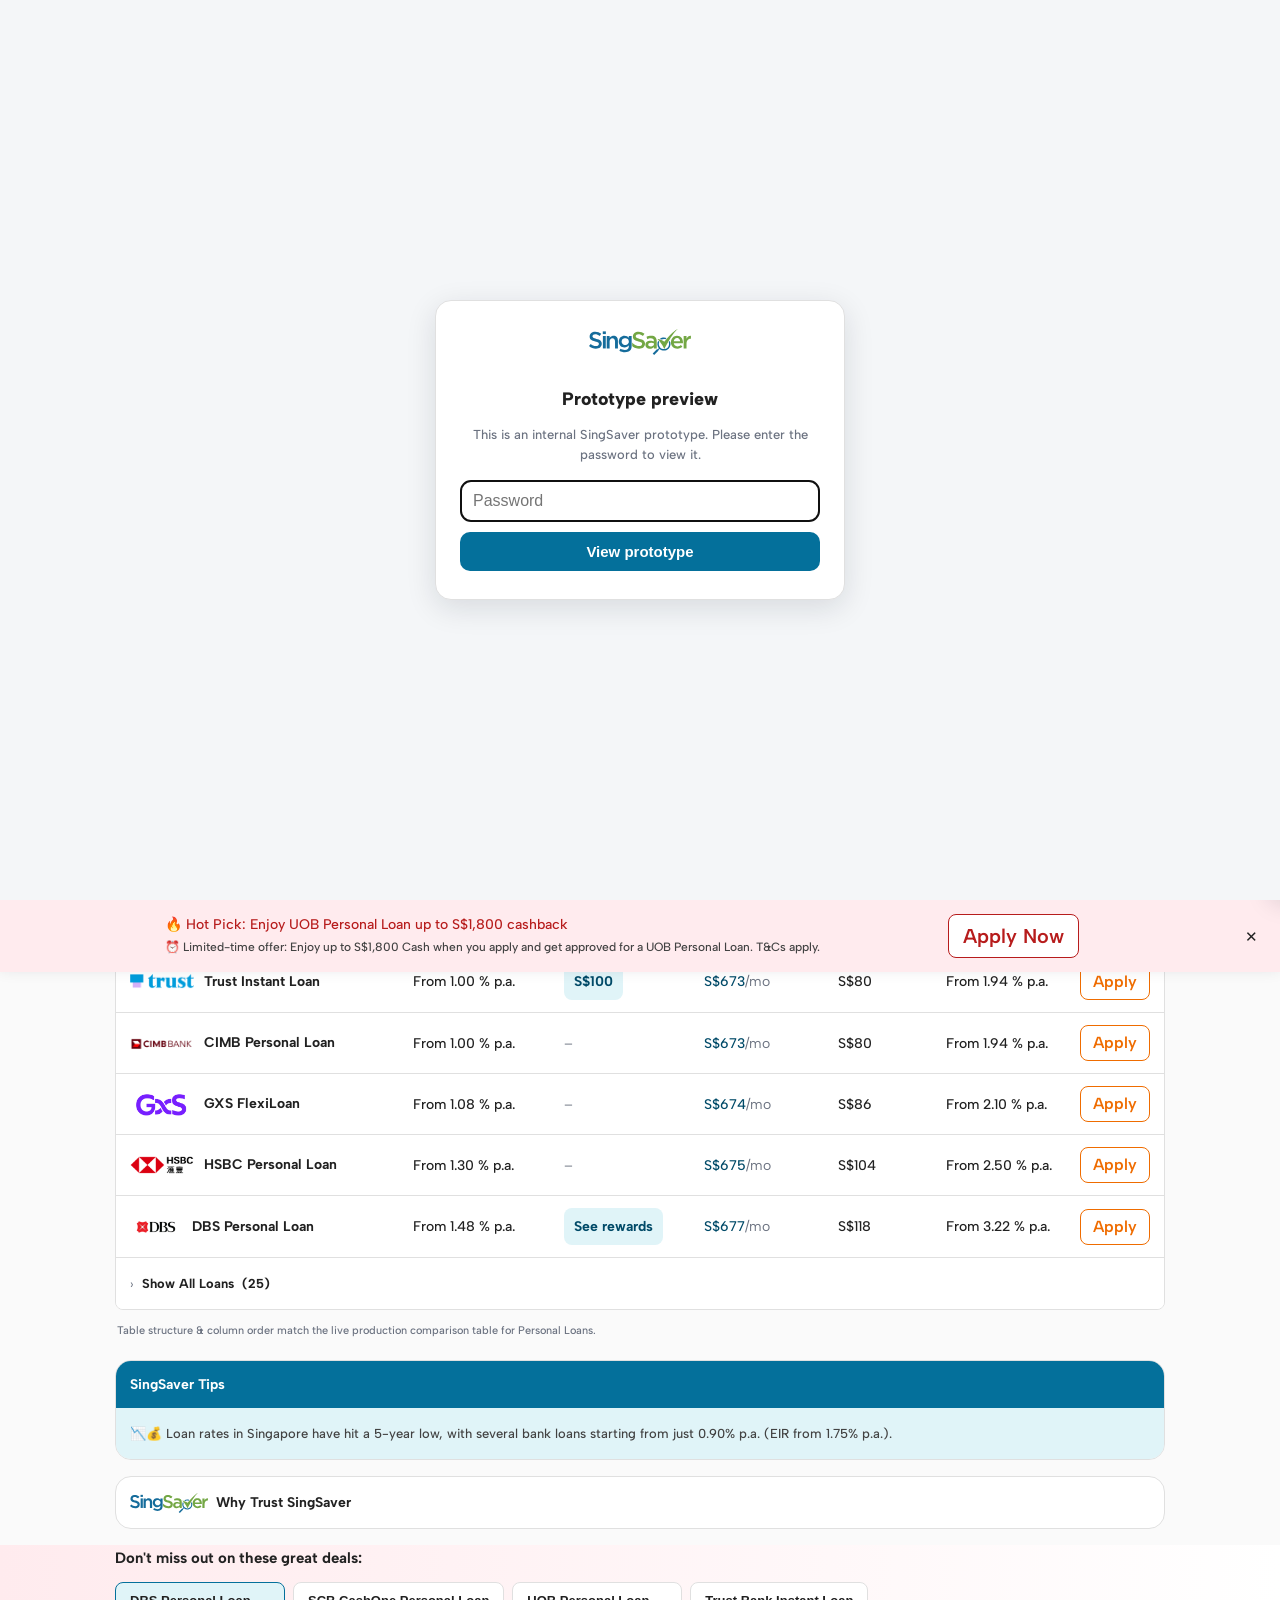
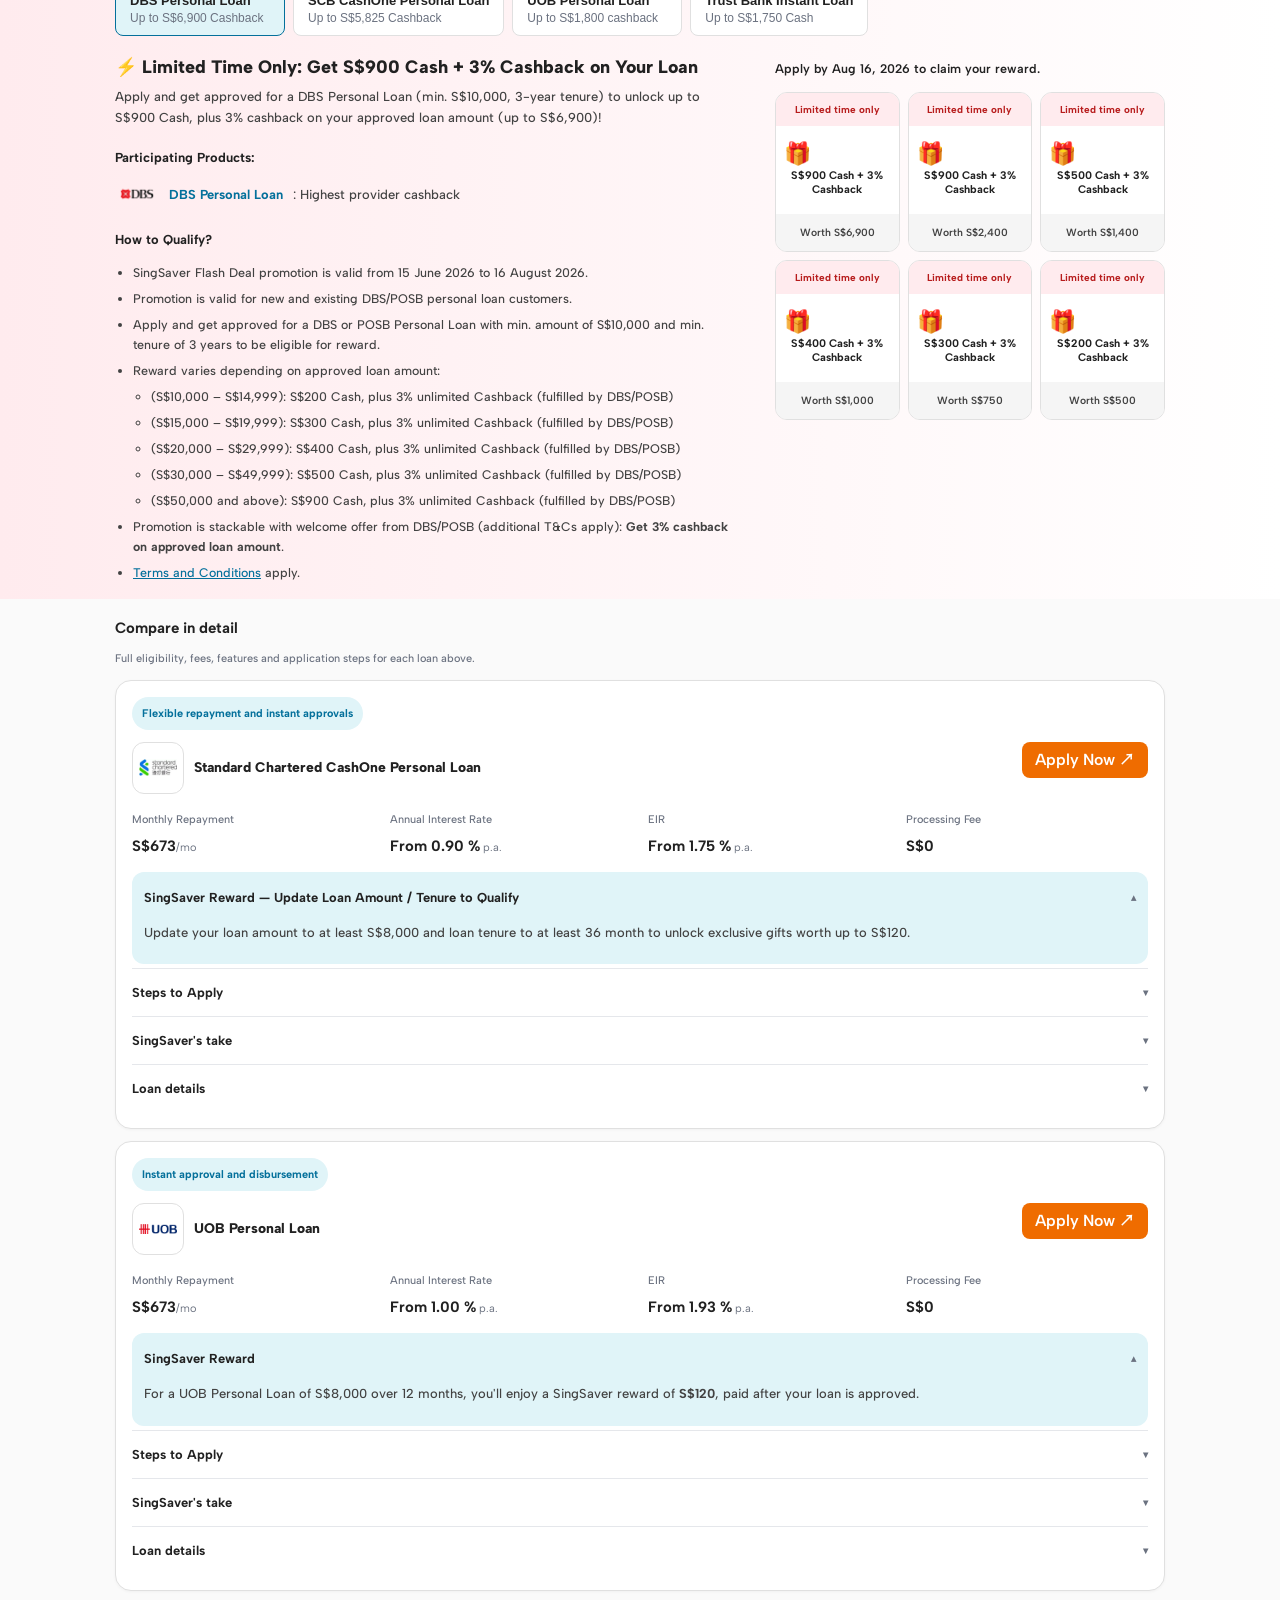
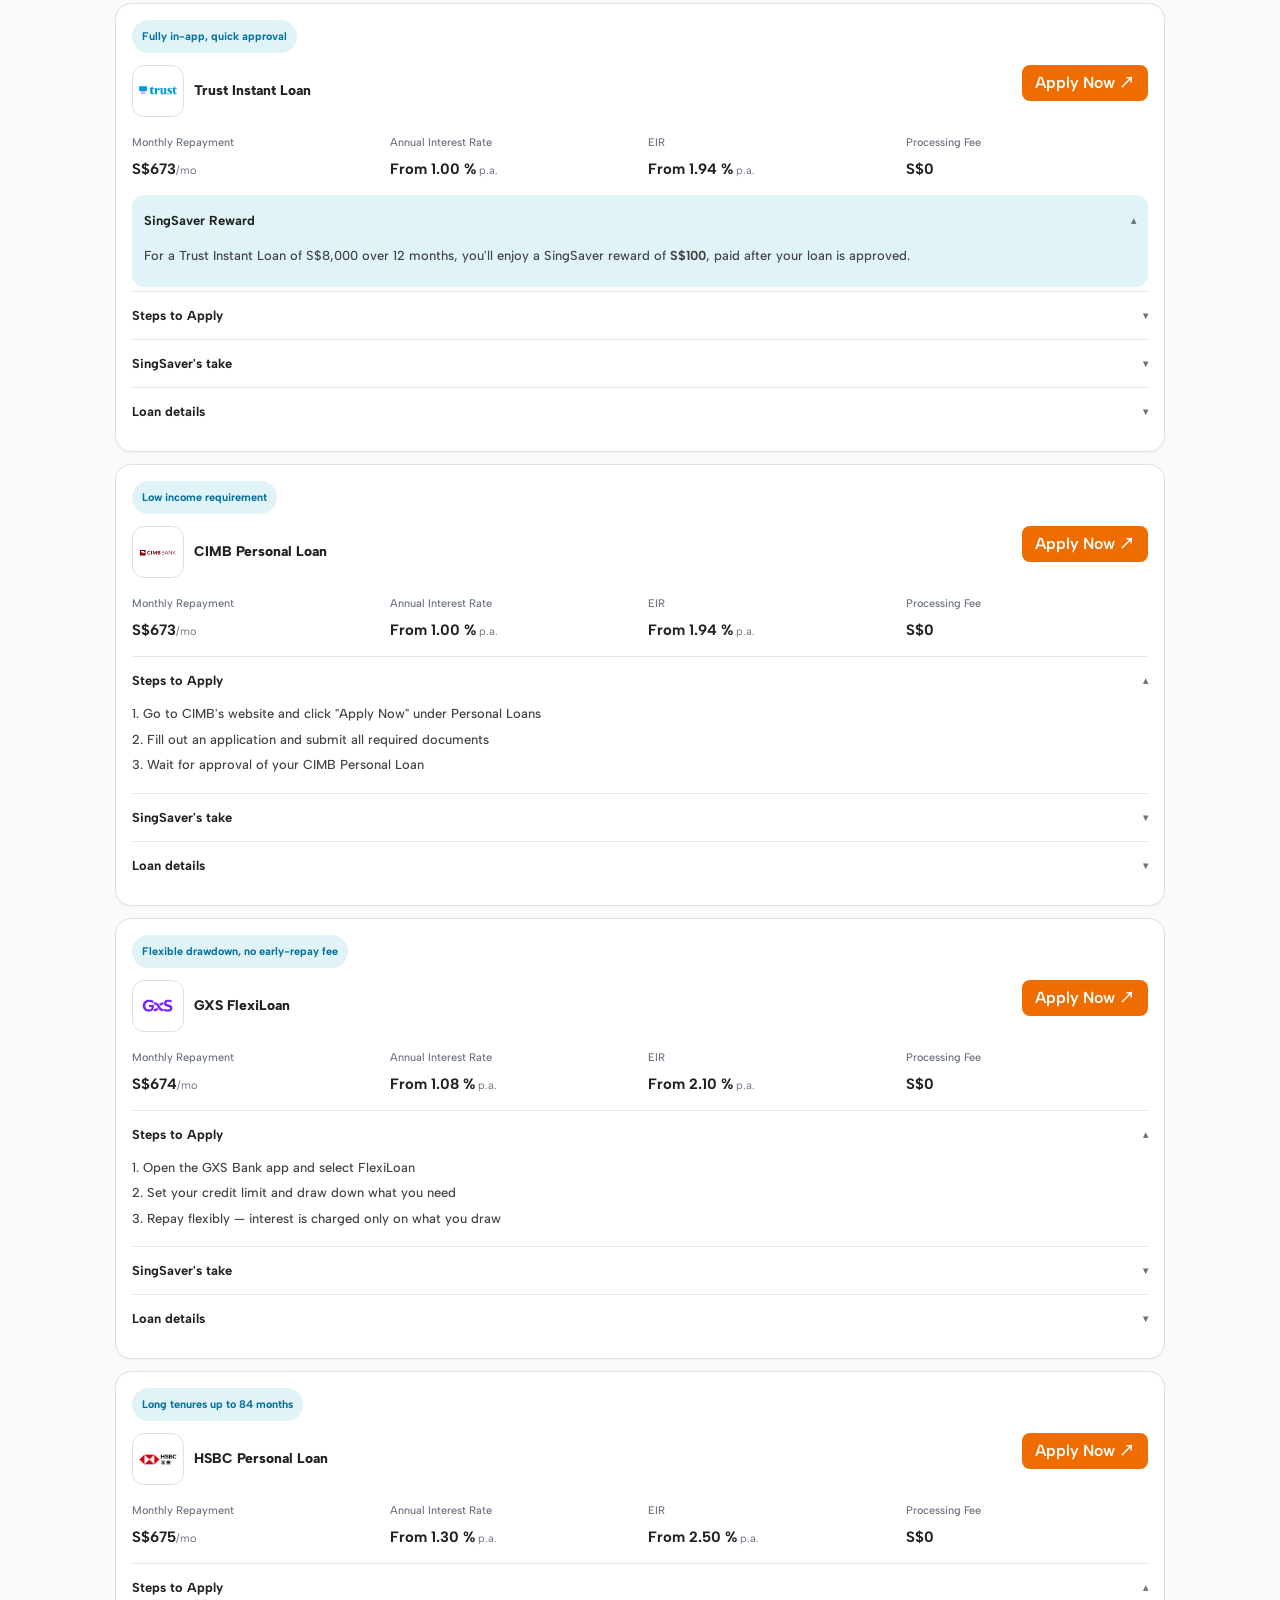
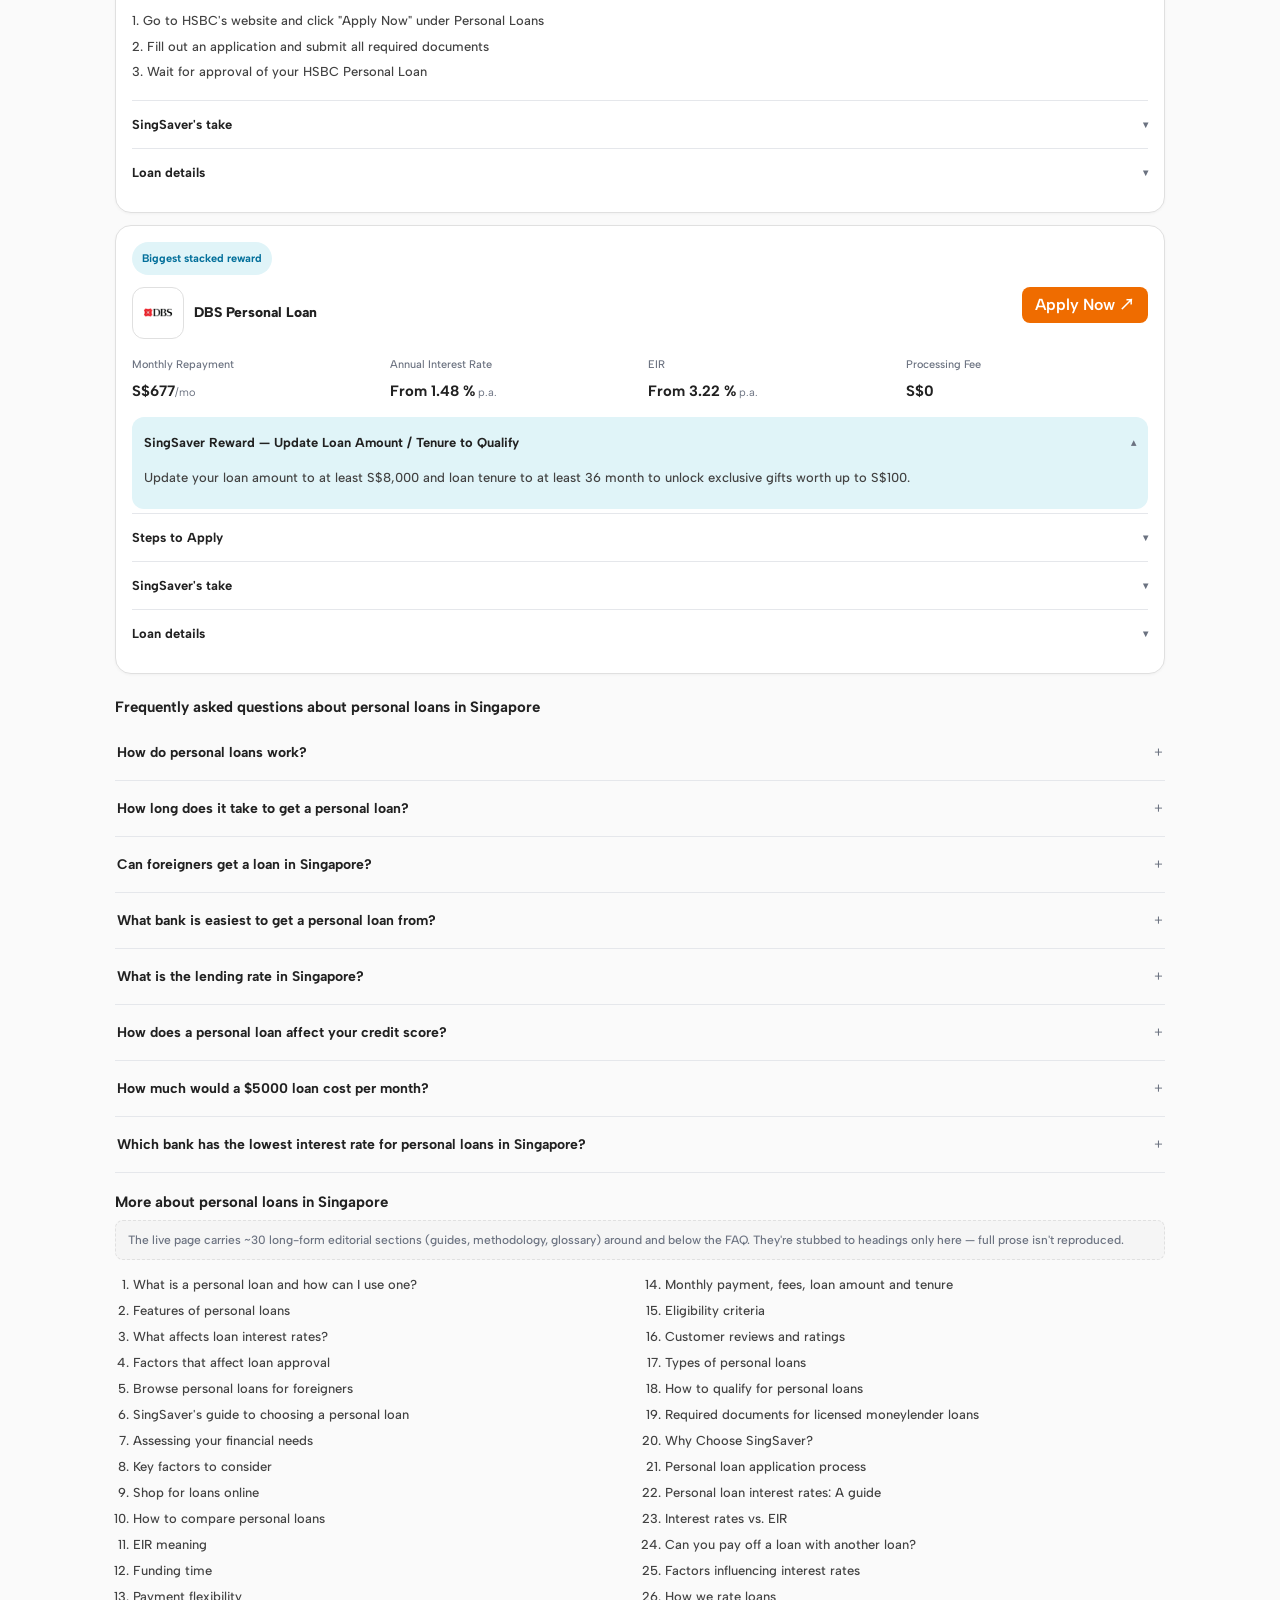
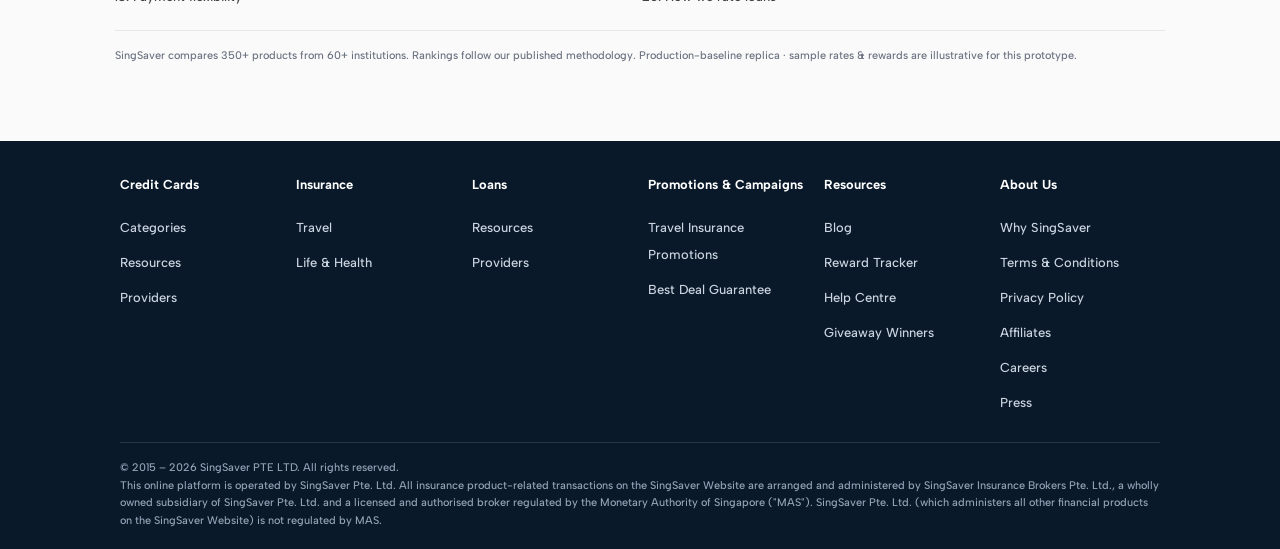
<file: seo-intro/index.html>
<!DOCTYPE html>
<html lang="en" class="brand-singsaver">
<head>
<meta charset="utf-8">
<meta name="viewport" content="width=device-width, initial-scale=1">
<title>SEO Intro — Collapse behind "Read more" (SingSaver Personal Loans)</title>
<link rel="stylesheet" href="assets/fonts.css">
<link rel="stylesheet" href="assets/tokens.css">
<link rel="stylesheet" href="assets/grid.css">
<link rel="stylesheet" href="assets/components/buttons.css">
<style>
  body { background: var(--fill-base); color: var(--text-primary); margin:0; }
  .baseline-tag { background:#0f172a; color:#fff; font-size:11px; font-weight:700; text-align:center; padding:5px; letter-spacing:.02em; }

  /* Site header + nav — real TheHeader/DropdownMenu/AccountButton (cms-components):
     one flex row = hamburger(mobile)+logo | centred desktop nav | Log in text (desktop) + round avatar (always). */
  .site { position:relative; z-index:40; background:var(--fill-card); border-bottom:1px solid var(--borders-default); display:flex; align-items:center; gap:10px; padding:10px 14px; }
  .site__menu { border:0; background:none; font-size:20px; cursor:pointer; color:var(--text-primary); width:34px; height:34px; border-radius:8px; flex-shrink:0; }
  .site__menu:hover { background:var(--fill-primary-light); }
  .site__logo { height:22px; flex-shrink:0; }
  .site__right { display:flex; align-items:center; gap:12px; margin-left:auto; flex-shrink:0; }
  .site__login { display:none; font-weight:700; font-size:14px; color:var(--fill-primary-dark); text-decoration:none; }
  .site__acct { border:0; cursor:pointer; width:32px; height:32px; border-radius:50%; background:var(--fill-primary); color:#fff; display:flex; align-items:center; justify-content:center; font-size:15px; flex-shrink:0; }
  .site__nav { display:none; }
  .site__nav.open { display:flex; flex-direction:column; position:absolute; top:100%; left:0; right:0; background:var(--fill-card); border-bottom:1px solid var(--borders-default); padding:4px 14px 10px; box-shadow:0 8px 16px rgba(15,23,42,.10); }
  .site__nav.open a { padding:9px 0; font-size:14px; font-weight:600; color:var(--text-primary); text-decoration:none; border-bottom:1px solid var(--borders-soft); }
  .site__nav.open a:last-child { border-bottom:0; }
  @media(min-width:1024px){
    .site__menu{display:none}
    .site__nav{display:flex !important; position:static; flex-direction:row; flex:1; gap:22px; justify-content:center; box-shadow:none; border-bottom:0; padding:0; background:none}
    .site__nav a{padding:10px 0; border-bottom:0; font-size:14px; font-weight:700; color:var(--text-secondary); text-decoration:none}
    .site__nav a:hover{color:var(--text-primary)}
    .site__login{display:inline-block}
  }

  /* Announcement bar — real "top-page-sticky-content" campaign banner */
  .annbar { display:flex; align-items:center; justify-content:space-between; gap:10px; background:linear-gradient(to right, var(--fill-primary-dark), var(--fill-primary)); color:#fff; padding:8px 14px; font-size:12px; line-height:1.4; }
  .annbar.hidden { display:none; }
  .annbar__txt { flex:1; min-width:0; }
  .annbar__link { color:#fff; text-decoration:underline; font-weight:700; white-space:nowrap; cursor:pointer; }
  .annbar__x { border:0; background:none; color:#fff; opacity:.85; cursor:pointer; font-size:13px; width:26px; height:26px; border-radius:8px; flex-shrink:0; }
  .annbar__x:hover { background:rgba(255,255,255,.18); }

  .crumb { font-size:12px; color:var(--text-muted); margin:10px 0 8px; }
  .wrap { max-width: 1130px; margin: 0 auto; padding: var(--space-3) var(--space-4) var(--space-10); box-sizing:border-box; }
  @media (min-width:768px){ .wrap { padding-left:24px; padding-right:24px; } }
  @media (min-width:1280px){ .wrap { padding-left:40px; padding-right:40px; } }

  .head h1 { font-size: 20px; line-height: 1.22; margin: 0 0 4px; }
  .head__meta { color: var(--text-muted); font-size: 12px; margin: 0 0 6px; }
  .intro-wrap { position:relative; }
  .intro-txt { font-size:13px; line-height:1.5; color: var(--text-secondary); margin:0; overflow:hidden; }
  .intro-txt.clamped { display:-webkit-box; -webkit-line-clamp:2; -webkit-box-orient:vertical; }
  .intro-more { border:0; background:none; color: var(--text-link); font-weight:700; font-size:13px; cursor:pointer; padding:4px 0 0; text-decoration:underline; }

  /* Persona filter tabs — real live labels/order/emoji, horizontal scroll strip of pill links */
  .tabs { display:flex; gap:8px; overflow-x:auto; scrollbar-width:none; padding:10px 0 6px; margin-bottom:2px; }
  .tabs::-webkit-scrollbar { display:none; }
  .tabpill { flex:0 0 auto; border:1px solid var(--borders-form-default); background:var(--fill-card); border-radius:var(--r-pill); padding:7px 14px; font-size:13px; font-weight:600; color:var(--text-primary); text-decoration:none; white-space:nowrap; }
  .tabpill.on { background:var(--fill-primary); border-color:var(--fill-primary); color:var(--text-on-dark); }

  /* Quick Summary */
  .qsum { margin: var(--space-2) 0; }
  .qsum > summary { list-style:none; cursor:pointer; font-weight:700; color:var(--text-primary); font-size:14px; padding:8px 0; display:flex; align-items:center; gap:6px; }
  .qsum > summary::-webkit-details-marker{display:none}
  .qsum__icon { font-weight:400; }
  .qsum__body { font-size:13px; color:var(--text-secondary); padding:2px 0 10px; line-height:1.5; }

  /* Fastest Fulfilment banner (real HeroCampaingFeature block) */
  .promo-card { display:flex; gap:12px; align-items:flex-start; border:1px solid var(--borders-default); border-radius: var(--r-card); background:var(--fill-card); padding: var(--space-3); margin: var(--space-3) 0; }
  .promo-card__ic { width:56px; height:56px; flex-shrink:0; border-radius:var(--r-card-inner); background:var(--fill-primary-light); display:flex; align-items:center; justify-content:center; font-size:26px; }
  .promo-card__body { min-width:0; }
  .promo-card b { font-size:14px; display:block; margin-bottom:2px; }
  .promo-card p { margin:2px 0 0; font-size:13px; color:var(--text-secondary); line-height:1.45; }
  .promo-card p.clamped { display:-webkit-box; -webkit-line-clamp:2; -webkit-box-orient:vertical; overflow:hidden; }
  .promo-card__more { border:0; background:none; color:var(--text-link); font-weight:700; font-size:12px; cursor:pointer; padding:4px 0 0; text-decoration:underline; }

  /* Loan Amount + Tenure calculator (real PersonalLoanFilter — 2 fields, sticky) */
  .calc { position:sticky; top:0; z-index:20; background:var(--fill-base); padding: var(--space-2) 0; margin-bottom:2px; }
  .calc__row { display:flex; gap:10px; }
  .calc__fld { flex:1; min-width:0; display:flex; flex-direction:column; gap:6px; }
  .calc__lbl { display:flex; align-items:center; gap:4px; font-size:12px; font-weight:600; color:var(--text-secondary); }
  .calc__help { color:var(--text-muted); cursor:help; font-size:12px; border:1px solid var(--borders-default); border-radius:50%; width:15px; height:15px; display:inline-flex; align-items:center; justify-content:center; line-height:1; }
  .calc__fld input { border:1px solid var(--borders-form-default); border-radius: var(--r-button); padding:9px 10px; font:inherit; font-size:16px; font-weight:700; color:var(--text-primary); background:var(--fill-card); width:100%; box-sizing:border-box; }
  .calc__fld input:focus { outline:2px solid var(--fill-primary); border-color:transparent; }
  .calc.stuck { box-shadow: 0 4px 10px rgba(15,23,42,.08); border-bottom:1px solid var(--borders-default); }

  .section-h { font-size:15px; font-weight:700; margin: var(--space-4) 0 var(--space-1); }
  .section-hint { font-size:11px; color:var(--text-muted); margin: 0 0 var(--space-2); }

  /* Comparison table — real ComparisonTableBuilder/PLColumnSource structure */
  .pct-section { margin: var(--space-3) 0 var(--space-4); }
  .pct-wrap { border:1px solid var(--borders-default); border-radius: var(--r-table); background: var(--fill-card); overflow:hidden; position:relative; }
  .pct-scroll { overflow-x:auto; -webkit-overflow-scrolling:touch; scrollbar-width:none; box-shadow: inset -10px 0 8px -8px rgba(15,23,42,.14); }
  .pct-scroll::-webkit-scrollbar { display:none; }
  .pct-table { border-collapse:separate; border-spacing:0; width:100%; min-width:760px; background:var(--fill-card); }
  .pct-table th, .pct-table td { padding:12px 14px; text-align:left; white-space:nowrap; vertical-align:middle; }
  /* No column/vertical grid-lines and no inter-row vertical rules on live — only a
     subtle horizontal row separator (border-top) on a white background (verified: ComparisonTableBuilder.tsx
     never adds a vertical border between tbody cells; this replica drops the header's border-l too so nothing reads as a grid). */
  .pct-table td { font-size:13px; font-weight:500; }
  .pct-table thead th { background:var(--fill-alternative-1); font-size:14px; font-weight:700; color:var(--text-primary); white-space:normal; line-height:1.3; }
  .pct-table tbody td { border-top:1px solid var(--borders-default); }
  .pct-table tbody tr:hover td { background:var(--fill-base); }
  @media (min-width:768px){
    .pct-table thead th { font-size:15px; }
    .pct-table td { font-size:14px; }
  }
  .pct-sticky { position:sticky; left:0; z-index:2; background:var(--fill-card); }
  .pct-table thead th.pct-sticky { background:var(--fill-alternative-1); z-index:3; }
  .pct-table tbody tr:hover td.pct-sticky { background:var(--fill-base); }
  .pct-loan { display:flex; align-items:center; gap:10px; min-width:172px; }
  .pct-loan img { height:26px; width:auto; max-width:64px; object-fit:contain; flex-shrink:0; }
  .pct-loan span { font-weight:700; font-size:13px; color:var(--text-primary); white-space:normal; line-height:1.25; }
  .pct-reward { border:0; background:var(--fill-primary-light); padding:5px 10px; font:inherit; font-weight:700; font-size:13px; color:var(--fill-primary-dark); cursor:pointer; text-align:left; border-radius:var(--r-tooltip); }
  .pct-reward:hover { background:var(--fill-primary-subtle,#e3edff); }
  .pct-reward.pct-na { background:none; padding:0; color:var(--text-muted); font-weight:400; cursor:pointer; }
  .pct-reward.pct-na:hover { background:none; text-decoration:underline; }
  .mhg-btn--outline-cta { background:var(--fill-card); color:var(--buttons-cta); border-color:var(--buttons-cta); }
  .mhg-btn--outline-cta:hover:not(:disabled):not([aria-disabled="true"]) { background:var(--fill-alternative-1); color:var(--buttons-cta-hover); border-color:var(--buttons-cta-hover); }
  .pct-monthly { font-weight:700; color:var(--fill-primary-dark); }
  .pct-src { font-size:11px; color:var(--text-muted); margin:8px 2px 0; }
  @media (min-width:768px){ .pct-loan span, .pct-reward { font-size:14px; } }
  @media (min-width:1280px){ .pct-table { min-width:100%; } }

  /* Show All Loans — real chevron header + logo strip, part of the ComparisonTable component */
  .showall { border-top:1px solid var(--borders-default); background:var(--fill-card); }
  .showall > summary { list-style:none; cursor:pointer; padding:12px 14px; font-weight:700; font-size:13px; display:flex; align-items:center; gap:8px; }
  .showall > summary::-webkit-details-marker { display:none; }
  .showall__chev { display:inline-block; color:var(--text-muted); transition:transform .2s; font-weight:400; }
  .showall[open] .showall__chev { transform:rotate(90deg); }
  .showall__body { padding:0 14px 14px; }
  .showall__note { font-size:12px; color:var(--text-muted); margin:0 0 10px; }
  .showall__strip { display:flex; flex-wrap:wrap; gap:8px; }
  .showall__chip { border:1px solid var(--borders-default); border-radius:999px; padding:6px 12px; font-size:13px; font-weight:600; color:var(--text-primary); background:var(--fill-alternative-1); }

  /* SingSaver Tips */
  .tips { border-radius: var(--r-card); overflow:hidden; border:1px solid var(--borders-default); margin: var(--space-4) 0; }
  .tips__h { background: var(--fill-primary); color:var(--text-on-dark); font-weight:700; padding:10px 14px; font-size:14px; }
  .tips__b { background: var(--fill-primary-light); padding:12px 14px; font-size:13px; color:var(--text-secondary); }

  /* Why Trust SingSaver */
  .wts { border:1px solid var(--borders-default); border-radius: var(--r-card); background: var(--fill-card); margin: var(--space-3) 0; }
  .wts > summary { list-style:none; cursor:pointer; padding:12px 14px; display:flex; align-items:center; gap:8px; font-weight:700; font-size:14px; }
  .wts > summary::-webkit-details-marker { display:none; }
  .wts img { height:20px; }
  .wts__body { padding:0 14px 14px; font-size:13px; color:var(--text-secondary); line-height:1.55; }
  .wts__body ul { margin:8px 0 0; padding-left:18px; }
  .wts__body li { margin-bottom:6px; }

  /* "Don't miss out on these great deals" — real Promotional Campaigns PL block
     (fe-services CreditCardPromotion.tsx + ComponentCredtiCardPromotion/* — the actual component the live PL page
     renders for this section, NOT the generic PromotionalBanner). Deal tabs across the top; selected deal =
     left column (title/blurb/Participating Products/How to Qualify) + right column (reward-tier gift grid). */
  .promoblk { margin: var(--space-4) 0; }
  .promoblk__h { font-size:15px; font-weight:700; margin:0 0 10px; }
  .promoblk__tabs { display:flex; gap:8px; overflow-x:auto; scrollbar-width:none; padding-bottom:4px; margin-bottom:16px; }
  .promoblk__tabs::-webkit-scrollbar { display:none; }
  .promoblk__tab { flex:0 0 auto; text-align:left; border:1px solid var(--borders-default); background:var(--fill-card); border-radius:8px; padding:10px 14px; cursor:pointer; min-width:170px; }
  .promoblk__tab b { display:block; font-size:13px; color:var(--text-primary); line-height:1.3; }
  .promoblk__tab span { font-size:12px; color:var(--text-muted); }
  .promoblk__tab.on { background:var(--fill-primary-light); border-color:var(--fill-primary); }
  .promoblk__body { display:flex; flex-direction:column; gap:20px; }
  .promoblk__left { min-width:0; }
  .promoblk__title { font-size:18px; font-weight:800; margin:0 0 8px; line-height:1.3; }
  .promoblk__blurb { font-size:13px; color:var(--text-secondary); line-height:1.55; margin:0 0 14px; }
  .promoblk__h4 { font-size:13px; font-weight:700; margin:0 0 8px; }
  .promoblk__product { display:flex; align-items:center; gap:10px; margin-bottom:16px; }
  .promoblk__product img { height:22px; width:auto; max-width:56px; object-fit:contain; flex-shrink:0; }
  .promoblk__prodname { font-weight:700; color:var(--text-link); font-size:13px; }
  .promoblk__prodlabel { font-size:13px; color:var(--text-secondary); }
  .promoblk__qual { font-size:12.5px; line-height:1.6; color:var(--text-secondary); margin:0 0 16px; padding-left:18px; }
  .promoblk__qual li { margin-bottom:6px; }
  .promoblk__qual ul { margin:6px 0; padding-left:18px; }
  .promoblk__qual a { color:var(--text-link); text-decoration:underline; }
  .promoblk__tbl { width:100%; border-collapse:collapse; font-size:12px; margin:6px 0 12px; }
  .promoblk__tbl th, .promoblk__tbl td { border:1px solid var(--borders-default); padding:6px 8px; text-align:left; }
  .promoblk__tbl th { background:var(--fill-alternative-1); font-weight:700; }
  .promoblk__right { min-width:0; }
  .promoblk__applyby { font-size:12.5px; font-weight:600; color:var(--text-primary); margin:0 0 10px; }
  .promoblk__grid { display:grid; grid-template-columns:repeat(3,1fr); gap:8px; }
  .gifttile { border:1px solid var(--borders-default); border-radius:12px; overflow:hidden; background:var(--fill-card); display:flex; flex-direction:column; }
  .gifttile__tag { background:var(--highlight-red-light); color:var(--highlight-red-dark); font-size:10px; font-weight:700; text-align:center; padding:3px 4px; }
  .gifttile__body { flex:1; display:flex; align-items:center; justify-content:center; padding:12px 8px; min-height:64px; }
  .gifttile__ic { font-size:22px; line-height:1; margin-bottom:4px; }
  .gifttile__amt { font-size:11px; font-weight:700; color:var(--text-primary); text-align:center; line-height:1.3; }
  .gifttile__worth { background:var(--fill-alternative-1); color:var(--text-secondary); font-size:10.5px; font-weight:600; text-align:center; padding:5px 4px; }
  /* Real component renders the gift grid inline in the left column on mobile/tablet (ProductCampaignGifts,
     "block lg:hidden"), and as its own right column on desktop ("hidden lg:block") — not both at once. */
  .promoblk__giftslot--mobile { display:block; margin:0 0 16px; }
  .promoblk__giftslot--desktop { display:none; }
  @media (min-width:768px){
    .promoblk__body { flex-direction:row; justify-content:space-between; gap:32px; }
    .promoblk__left { flex:1; max-width:636px; }
    .promoblk__right { flex-shrink:0; width:340px; }
    .promoblk__grid { grid-template-columns:repeat(3,1fr); }
    .promoblk__giftslot--mobile { display:none; }
    .promoblk__giftslot--desktop { display:block; }
  }
  @media (min-width:1280px){ .promoblk__right { width:390px; } }

  /* ============================================================
     BASELINE-FIDELITY FIX 1 — full-bleed campaign background tint that
     switches per selected deal tab. Real component: fe-services
     src/components/cms/components-user/ComponentCredtiCardPromotion/
     ProductCampaignBackground.tsx ("ProductsCampaignBackground") +
     helpers/getColorSchema.ts — an absolutely-positioned, full-bleed div
     sits behind the whole block; its gradient = the active campaign's
     CMS-configured `color` field (green/red/blue/yellow/orange) resolved
     to `linear-gradient(to right, var(--colors-campaign-{c}-1), white)`.
     Those --colors-campaign-* vars are CMS/Figma-only and aren't in this
     repo's tokens.css, so APPROXIMATED with the closest existing tokens:
     DBS + UOB both use the "red" schema (--highlight-red-light →
     --fill-card, i.e. rose/pink); SCB + Trust both use the "green" schema
     (--highlight-green-light → --fill-card, mint). The real component only
     has 5 discrete colour keys, so two campaigns sharing one key is
     expected — the "rose" vs "very light pink" / "mint" vs "light
     mint-green" difference the brief describes reads as a difference in
     surrounding copy/tile density, not a distinct colour value.
     Full-bleed is done by JS-measuring the true viewport width + the
     block's own offset from the viewport edge (layoutCampaignBg() below),
     not the `100vw` CSS trick (which overflows the page by the
     scrollbar's width) — a more robust rebuild of the same idea the real
     component uses (a `visualViewport`-driven inline pixel width). */
  .promoblk { position:relative; z-index:0; }
  .promoblk__bg { position:absolute; top:0; bottom:0; left:0; z-index:-1; pointer-events:none; transition:background .3s ease; }
  .promoblk__bg--pink  { background: linear-gradient(to right, var(--highlight-red-light), var(--fill-card)); }
  .promoblk__bg--green { background: linear-gradient(to right, var(--highlight-green-light), var(--fill-card)); }

  /* Product detail cards (real cms-components ProductCard/ set) */
  .cards { display:flex; flex-direction:column; gap: var(--space-3); }
  .loan { border:1px solid var(--borders-default); border-radius: var(--r-card); background: var(--fill-card); padding: var(--space-4); box-shadow: var(--shadow-card); }
  .loan__tag { display:inline-block; background: var(--fill-primary-light); color: var(--text-link); font-size:11px; font-weight:700; border-radius: var(--r-pill); padding:3px 10px; margin-bottom: var(--space-3); }
  .loan__head { display:flex; flex-direction:column; align-items:stretch; gap:12px; margin-bottom: var(--space-3); }
  .loan__id { display:flex; align-items:center; gap:10px; min-width:0; }
  .loan__logobox { display:flex; align-items:center; justify-content:center; flex-shrink:0; width:52px; height:52px; box-sizing:border-box; padding:6px; border:1px solid var(--borders-default); border-radius: var(--r-card-inner); background: var(--fill-card); }
  .plogo-lg { max-width:100%; max-height:100%; object-fit:contain; display:block; }
  .loan__name { font-weight:800; font-size:14px; line-height:1.3; color:var(--text-primary); }
  .loan__ctawrap .mhg-btn { width:100%; }
  @media (min-width: 768px){ .loan__head{flex-direction:row;align-items:flex-start;justify-content:space-between;gap:10px} .loan__ctawrap .mhg-btn{width:auto} }

  .loan__grid2 { display:grid; grid-template-columns:1fr 1fr; gap:10px 16px; margin: var(--space-3) 0; }
  .g2 .l { font-size:11px; color:var(--text-muted); } .g2 .v { font-size:15px; font-weight:700; } .g2 .v small{font-weight:400;font-size:11px;color:var(--text-muted)}
  @media (min-width: 768px){ .loan__grid2{grid-template-columns:repeat(4,1fr)} }

  .acc { border-top:1px solid var(--borders-soft); }
  .acc > summary { list-style:none; cursor:pointer; padding:10px 0; display:flex; align-items:center; justify-content:space-between; font-weight:700; font-size:13px; }
  .acc > summary::-webkit-details-marker { display:none; }
  .acc > summary::after { content:"▾"; color:var(--text-muted); font-size:10px; } .acc[open] > summary::after { content:"▴"; }
  .acc__body { padding: 0 0 12px; font-size:12px; color:var(--text-secondary); }
  .acc--reward { background:var(--fill-primary-light); border-radius:var(--r-card-inner); border-top:0; padding:0 12px; margin:0 0 4px; }
  .acc--reward > summary { padding:12px 0; }
  .acc--reward .acc__body { padding-bottom:14px; }
  .offer-blurb { font-size:13px; color:var(--text-secondary); margin:0 0 8px; line-height:1.5; }
  .dlrow { display:flex; justify-content:space-between; gap:12px; padding:6px 0; font-size:14px; }
  .dlrow .k { color:var(--text-secondary); } .dlrow .v { font-weight:700; color:var(--text-primary); text-align:right; }
  .featlist { list-style:none; margin:6px 0 0; padding:0; display:flex; flex-direction:column; gap:8px; }
  .featlist li { display:flex; gap:8px; font-size:13px; color:var(--text-secondary); align-items:flex-start; line-height:1.4; }
  .ic-pro { color:var(--success); font-weight:800; }
  .stepslabel { font-size:11px; font-weight:700; letter-spacing:.04em; text-transform:uppercase; color:var(--text-muted); margin:0 0 6px; }
  .steplist { margin:0 0 4px; padding-left:0; list-style:none; font-size:13px; color:var(--text-secondary); line-height:1.5; }
  .steplist li { margin-bottom:6px; }

  /* FAQ (real, verbatim) */
  .faq { margin:var(--space-5) 0 var(--space-4); }
  .faq__item { border-bottom:1px solid var(--borders-soft); }
  .faq__item > summary { list-style:none; cursor:pointer; padding:14px 2px; font-weight:700; font-size:14px; display:flex; justify-content:space-between; gap:10px; }
  .faq__item > summary::-webkit-details-marker { display:none; }
  .faq__item > summary::after { content:"+"; color:var(--text-muted); font-weight:400; } .faq__item[open] > summary::after { content:"–"; }
  .faq__item p { margin:0 2px 14px; font-size:13px; line-height:1.55; color:var(--text-secondary); }

  /* Long-form editorial section — headings only, stubbed */
  .stub-note { font-size:12px; color:var(--text-muted); background:var(--fill-alternative-1); border:1px dashed var(--borders-default); border-radius:8px; padding:10px 12px; margin:0 0 12px; line-height:1.5; }
  .stub-list { columns:1; margin:0; padding-left:18px; font-size:13px; color:var(--text-secondary); line-height:2; }
  @media (min-width:768px){ .stub-list{columns:2; column-gap:32px;} }

  /* Site footer (real) */
  .site-foot { background:#0a1929; color:#cbd5e1; padding:28px 16px 20px; margin-top:var(--space-5); }
  .site-foot__grid { max-width:1040px; margin:0 auto; display:grid; grid-template-columns:1fr 1fr; gap:22px 16px; }
  .site-foot__col h4 { font-size:13px; font-weight:700; color:#fff; margin:0 0 10px; }
  .site-foot__col a { display:block; font-size:13px; color:#cbd5e1; text-decoration:none; padding:4px 0; }
  .site-foot__col a:hover { color:#fff; }
  .site-foot__legal { max-width:1040px; margin:22px auto 0; border-top:1px solid rgba(255,255,255,.12); padding-top:16px; font-size:11px; color:#94a3b8; line-height:1.6; }
  @media (min-width:768px){ .site-foot__grid { grid-template-columns:repeat(3,1fr); } }
  @media (min-width:1024px){ .site-foot__grid { grid-template-columns:repeat(6,1fr); } }

  .trust-foot { margin-top: var(--space-5); font-size:11px; color: var(--text-muted); border-top:1px solid var(--borders-soft); padding-top: 12px; }

  /* ============================================================
     BASELINE-FIDELITY FIX 2 — sticky bottom "Hot Pick" promo bar
     (currently missing). Real component: fe-services
     src/components/cms/components-user/SimpleStickyFooter.tsx — a CMS-driven
     `ComponentSimpleStickyFooter`: title + RichText content + one Button +
     a colour_shema. The RED scheme = light rose/pink bar background
     (`bg-highlights/red-light`) + a red outline button
     (`border-campaign/red-3`/`text-campaign/red-3`, hover-fills solid) —
     exactly the "light-pink bar / red outline Apply Now" the task
     describes. Approximated with this repo's --highlight-red-light /
     --highlight-red-dark tokens since --colors-campaign-red-3 isn't in
     tokens.css (see new .mhg-btn--outline-red in buttons.css). Behaviour
     matches the real component: hidden until the user has scrolled >10px,
     auto-hides once the site footer scrolls into view (guarded
     IntersectionObserver), dismissible via ✕ — session-only, no
     persistence (matches the real component's plain React state, not
     localStorage/sessionStorage). */
  .hotpick { position:fixed; left:0; right:0; bottom:0; z-index:46; background:var(--highlight-red-light); box-shadow:0 -4px 16px rgba(15,23,42,.12); transform:translateY(0); transition:transform .3s ease-out; }
  .hotpick.hidden { transform:translateY(100%); }
  .hotpick__inner { max-width:990px; margin:0 auto; display:flex; flex-direction:column; gap:8px; padding:12px 16px calc(10px + env(safe-area-inset-bottom, 0px)); box-sizing:border-box; }
  .hotpick__main { display:flex; flex-direction:column; gap:4px; min-width:0; }
  .hotpick__title { margin:0; display:flex; align-items:flex-start; justify-content:space-between; gap:10px; font-size:14px; font-weight:700; color:var(--highlight-red-dark); line-height:1.35; }
  .hotpick__titlelink { color:inherit; text-decoration:none; }
  .hotpick__titlelink:hover { text-decoration:underline; }
  .hotpick__body { margin:0; font-size:12px; line-height:1.5; color:var(--text-secondary); }
  .hotpick__cta { display:flex; align-items:center; }
  .hotpick__apply { width:100%; }
  .hotpick__x { border:0; background:none; cursor:pointer; font-size:15px; line-height:1; color:var(--text-primary); flex-shrink:0; width:26px; height:26px; border-radius:6px; }
  .hotpick__x:hover { background:rgba(15,23,42,.06); }
  .hotpick__x--desktop { display:none; }
  @media (min-width:1024px){
    .hotpick__inner { flex-direction:row; align-items:center; justify-content:space-evenly; gap:24px; padding:14px 56px 14px 20px; position:relative; }
    .hotpick__main { flex:1; }
    .hotpick__x--mobile { display:none; }
    .hotpick__x--desktop { display:inline-flex; align-items:center; justify-content:center; position:absolute; right:16px; top:50%; transform:translateY(-50%); }
    .hotpick__apply { width:auto; }
  }
  /* Keep clear of any open drawer/panel so its footer controls (Apply/Close) stay reachable. */
  body:has(.backdrop.open) .hotpick { transform:translateY(100%) !important; }

  /* Reward drawer (real RewardsMobileDrawer / RewardsDesktopDialog / RewardBody shell) */
  .backdrop { position:fixed; inset:0; background:rgba(15,23,42,.5); display:none; z-index:50; } .backdrop.open{display:block}
  .drawer { position:fixed; left:auto; right:0; top:0; bottom:0; width:min(520px,92%); max-width:92%; height:100%; max-height:100%; background:var(--fill-card); border-radius:0; z-index:51; transform:translateX(100%); transition:transform .25s ease; display:flex; flex-direction:column; box-shadow:-8px 0 24px rgba(15,23,42,.18); }
  .drawer.open { transform:translateX(0); }
  .drawer__head { display:flex; align-items:center; justify-content:space-between; gap:8px; padding:16px; border-bottom:1px solid var(--borders-soft); }
  .drawer__head h3 { margin:0; font-size:16px; }
  .drawer__x { border:1px solid var(--borders-default); background:var(--fill-card); border-radius:8px; width:32px; height:32px; cursor:pointer; font-size:16px; }
  .drawer__body { overflow-y:auto; padding:16px; background: var(--fill-alternative-1); }
  .drawer__foot { display:flex; align-items:center; gap:10px; padding:14px 16px; border-top:1px solid var(--borders-soft); background: var(--fill-card); }
  .drawer__foot .nm { font-weight:700; font-size:13px; flex:1; }
  .rgift { border:1px solid var(--borders-default); border-radius:16px; overflow:hidden; background:var(--fill-card); }
  .rgift__hd { display:flex; gap:10px; align-items:flex-start; padding:14px; background:var(--fill-primary-light); border-bottom:1px solid var(--borders-default); }
  .rgift__ic { font-size:20px; line-height:1; }
  .rgift__t { font-weight:800; font-size:14px; color:var(--fill-primary-dark); }
  .rgift__bd { padding:14px; background:var(--fill-card); }
  .rgift__lbl { font-size:12px; font-weight:700; color:var(--text-primary); margin:10px 0 4px; }
  .rgift__opts { margin:0 0 4px; padding-left:18px; font-size:13px; color:var(--text-secondary); }
  .rgift__opts li { margin-bottom:6px; line-height:1.45; }
  .rgift__tc { font-size:11.5px; color:var(--text-muted); line-height:1.5; margin:0; }
  .rgift__banner { background:var(--fill-primary-light); color:var(--fill-primary-dark); font-weight:800; font-size:14px; padding:12px 14px; border-radius:var(--r-card-inner); margin:0 0 6px; }
  .rf__id { display:flex; align-items:center; gap:8px; flex:1; min-width:0; }
  .rf__txt { display:flex; flex-direction:column; min-width:0; }
  .rf__name { font-weight:700; font-size:13px; white-space:normal; }
  .rf__amt { font-size:11px; color:var(--text-muted); }
  /* Desktop/tablet: real AsideModal.tsx is a RIGHT-SIDE panel (md:inset-y-0 md:left-auto md:w-[640px] lg:w-[720px]),
     never a centered/full-screen dialog — only mobile (<768px) stays full-screen/bottom-sheet. */
  @media (min-width: 768px){
    .drawer{ left:auto; right:0; top:0; bottom:0; margin:0; width:520px; max-width:calc(100% - 0px); height:100%; max-height:100%; border-radius:0; transform:translateX(100%); transition:transform .3s ease; box-shadow:-8px 0 24px rgba(15,23,42,.18); }
    .drawer.open{ transform:translateX(0); }
  }
  @media (min-width: 1280px){ .drawer{ width:580px; } }

  /* password gate (demo — client-side only) */
  .gate { position:fixed; inset:0; z-index:9999; background:var(--fill-page,#f4f6f8); display:flex; align-items:center; justify-content:center; padding:24px; }
  .gate[hidden] { display:none; }
  .gate__box { max-width:360px; width:100%; text-align:center; background:var(--fill-card,#fff); border:1px solid var(--borders-default); border-radius:16px; padding:28px 24px; box-shadow:0 8px 30px rgba(15,23,42,.12); }
  .gate__logo { height:26px; margin-bottom:16px; }
  .gate__h { font-size:18px; font-weight:800; margin:0 0 6px; }
  .gate__p { font-size:13px; color:var(--text-muted); margin:0 0 16px; line-height:1.5; }
  .gate form { display:flex; flex-direction:column; gap:10px; }
  .gate input { padding:11px 12px; border:1px solid var(--borders-form-default); border-radius:10px; font-size:16px; }
  .gate button { padding:11px 12px; border:0; border-radius:10px; background:var(--fill-primary); color:#fff; font-weight:700; font-size:15px; cursor:pointer; }
  .gate__err { color:var(--danger); font-size:12px; margin:10px 0 0; }
</style>

  <style id="seo-mockup-css">
  /* ---- SEO intro mockup chrome (EN) ---- */
  .seo-bar { position:sticky; top:0; z-index:60; background:#0f1c2e; color:#fff; padding:9px 16px; display:flex; align-items:center; gap:12px; flex-wrap:wrap; font-family:var(--font-family-base,'Albert Sans',system-ui,sans-serif); }
  .seo-bar__label { font-size:11px; font-weight:800; text-transform:uppercase; letter-spacing:.05em; color:#c7d2e0; }
  .seo-seg { display:inline-flex; background:rgba(255,255,255,.12); border-radius:999px; padding:3px; gap:2px; }
  .seo-seg button { border:0; background:transparent; color:#c7d2e0; font:inherit; font-size:12px; font-weight:700; padding:6px 15px; border-radius:999px; cursor:pointer; }
  .seo-seg button.on { background:#fff; color:#0f1c2e; }
  .seo-bar__note { font-size:11px; color:#aeb9c8; }
  .seo-why { border:0; background:none; color:#f6b73c; font:inherit; font-size:11px; font-weight:700; cursor:pointer; padding:0; text-decoration:underline; }
  .seo-why-panel { background:#fff7e6; border-bottom:1px solid #f0d9a0; color:#6b4e00; font-size:12px; line-height:1.5; padding:10px 16px; }
  .seo-why-panel b { color:#5a4300; }
  /* ---- Intro toggle control ---- */
  .intro-more { display:inline-flex; align-items:center; gap:5px; border:0; background:none; color:var(--text-link); font-weight:700; font-size:14px; cursor:pointer; padding:8px 0 0; text-decoration:none; }
  .intro-more:hover { text-decoration:underline; }
  .intro-more .caret { font-size:10px; line-height:1; }
  /* Current (live) = exactly what the live page does today: intro truncated to 2 lines + underlined
     "show more" that expands to the full text. */
  body[data-seo="current"] .intro-more { text-decoration:underline; }
  body[data-seo="current"] .intro-wrap:not(.open) #introTxt { display:-webkit-box; -webkit-line-clamp:2; -webkit-box-orient:vertical; }
  body[data-seo="current"] .intro-wrap.open #introTxt { display:block; }
  /* Proposed = further declutter: intro fully collapsed behind "Read more ▾" until expanded. */
  body[data-seo="proposed"] .intro-wrap:not(.open) #introTxt { display:none; }
  body[data-seo="proposed"] .intro-wrap.open #introTxt { display:block; }
  /* Mobile-fold toggle button (in the demo toolbar) */
  .seo-fold-btn { border:1px solid rgba(255,255,255,.35); background:transparent; color:#fff; font:inherit; font-size:12px; font-weight:700; padding:5px 11px; border-radius:999px; cursor:pointer; white-space:nowrap; }
  .seo-fold-btn.on { background:var(--fill-secondary,#f6b73c); color:#0f1c2e; border-color:var(--fill-secondary,#f6b73c); }
  /* First-fold guideline — top is set by JS (header.offsetTop + viewport height, i.e. measured from
     the START OF THE PAGE / site header, not the demo toolbar). Shown only when toggled on. */
  .foldmark { display:none; }
  body.show-fold .foldmark { display:block; position:absolute; left:0; right:0; border-top:2px dashed var(--fill-secondary,#f6b73c); z-index:8; pointer-events:none; }
  body.show-fold .foldmark span { position:absolute; right:10px; top:-10px; background:var(--fill-secondary,#f6b73c); color:#0f1c2e; font-size:9px; font-weight:800; padding:2px 7px; border-radius:4px; white-space:nowrap; }
  /* "Show changes" markings — highlight the one change (the collapsed intro) in Proposed view only */
  .seo-ann { display:none; }
  body.marks[data-seo="proposed"] #introWrap { outline:2px dashed var(--fill-secondary,#f6b73c); outline-offset:5px; border-radius:6px; }
  body.marks[data-seo="proposed"] .seo-ann { display:inline-block; margin-top:12px; background:var(--fill-secondary,#f6b73c); color:#0f1c2e; font-size:10px; font-weight:800; border-radius:4px; padding:3px 8px; }
  </style>
</head>
<body data-seo="proposed" class="marks">
<!-- password gate (demo, client-side only) -->
<div id="gate" class="gate">
  <div class="gate__box">
    <img src="assets/singsaver-color.svg" alt="SingSaver" class="gate__logo">
    <h1 class="gate__h">Prototype preview</h1>
    <p class="gate__p">This is an internal SingSaver prototype. Please enter the password to view it.</p>
    <form id="gateForm">
      <input id="gatePw" type="password" placeholder="Password" autocomplete="off" autofocus>
      <button type="submit">View prototype</button>
    </form>
    <p id="gateErr" class="gate__err" hidden>Incorrect password — please try again.</p>
  </div>
</div>
<script>
  (function(){
    var KEY='ss-pl-baseline-auth', PW='chc-moneyhero', g=document.getElementById('gate');
    function getAuth(){ try { return sessionStorage.getItem(KEY); } catch(err) { return null; } }
    function setAuth(){ try { sessionStorage.setItem(KEY,'1'); } catch(err) { /* sessionStorage unavailable (private mode / iframe) — gate still clears for this view */ } }
    if (getAuth()==='1') { g.hidden=true; }
    document.getElementById('gateForm').addEventListener('submit', function(e){
      e.preventDefault();
      if (document.getElementById('gatePw').value===PW) { setAuth(); g.hidden=true; }
      else { document.getElementById('gateErr').hidden=false; }
    });
  })();
</script>

<div class="seo-bar">
  <span class="seo-bar__label">SEO intro proposal</span>
  <div class="seo-seg" id="seoSeg">
    <button data-seo="current">Current (live)</button>
    <button data-seo="proposed" class="on">Proposed</button>
  </div>
  <button type="button" class="seo-fold-btn on" id="marksToggle" aria-pressed="true">✨ Show changes</button>
  <button type="button" class="seo-fold-btn" id="foldToggle" aria-pressed="false">📱 Show mobile fold</button>
  <span class="seo-bar__note">Proposed collapses the intro behind &ldquo;Read more&rdquo; to lift the table up the first fold. <button type="button" class="seo-why" id="seoWhy">Why it&rsquo;s SEO-safe &#9432;</button></span>
</div>
<div class="seo-why-panel" id="seoWhyPanel" hidden><b>SEO-safe:</b> the full intro stays in the page HTML — it&rsquo;s collapsed with CSS and revealed on click (the text is never removed or injected later), so Google still crawls and indexes every word. Nothing about the copy, keywords or links changes; only the default visible height does.</div>

<header class="site">
  <button class="site__menu" id="menuBtn" aria-label="Open menu">☰</button>
  <a href="#" aria-label="SingSaver home"><img class="site__logo" src="assets/singsaver-color.svg" alt="SingSaver"></a>
  <nav class="site__nav" id="siteNav" aria-label="Primary">
    <a href="#">Credit Cards</a><a href="#">Insurance</a><a href="#">Loans</a><a href="#">Banking</a><a href="#">Investments</a><a href="#">Blog</a><a href="#">Reward Tracker</a>
  </nav>
  <div class="site__right">
    <a href="#" class="site__login">Log in</a>
    <button class="site__acct" aria-label="Log in">👤</button>
  </div>
</header>
<!-- Mobile first-fold guideline — positioned by JS one device-viewport below the START OF THE PAGE
     (the SingSaver site header above), NOT below the demo toolbar/notes. -->
<div class="foldmark" aria-hidden="true"><span>↑ first fold — bottom of the selected device's viewport</span></div>
<!-- Announcement bar — real top-page-sticky-content campaign banner (colour approximated with signature teal token; live uses a per-campaign colour var not present in tokens.css) -->
<div class="annbar" id="annBar">
  <span class="annbar__txt">⚡ <strong>Limited Time Only: Up to S$5,825 Cashback</strong> – with Standard Chartered CashOne Personal Loan – <span class="annbar__link" id="annLearnMore">Learn more</span></span>
  <button class="annbar__x" id="annClose" aria-label="Close campaign banner">✕</button>
</div>

<div class="wrap">

  <nav class="crumb">🏠 &nbsp;/&nbsp; Personal Loans &nbsp;/&nbsp; Best Personal Loans In Singapore July 2026</nav>

  <header class="head">
    <h1>Best Personal Loans In Singapore July 2026</h1>
    <p class="head__meta">Updated: 21 Jul 2026</p>
    <div class="intro-wrap" id="introWrap">
      <p class="intro-txt" id="introTxt">Find the best personal loan in Singapore! SingSaver helps you to compare personal loans from the top banks and licensed money lenders instantly, locking in the lowest interest rates with fast cash disbursement. Apply now to secure an instant loan approvals while scoring exclusive cashback and stackable welcome perks.</p>
      <button class="intro-more" id="introMore" type="button">Read more <span class="caret">&#9662;</span></button>
      <div><span class="seo-ann">✨ NEW — intro collapsed behind &ldquo;Read more&rdquo;</span></div>
    </div>
  </header>

  <!-- Persona filter tabs — real live carousel: 🏦 All Loans · 📉 Lowest Interest · 🤝 Alternate Lenders ·
       🔥 SingSaver Exclusive · 🔄 Balance Transfer · 🧩 Debt Consolidation · ⚡ Fast Cash · 💳 Credit Line ·
       🌱 Bad Credit · 🌏 Foreigners — each a link to its own page on the live site; shown here as visual pills. -->
  <nav class="tabs" aria-label="Browse personal loans by category">
    <a class="tabpill on" href="#">🏦 All Loans</a>
    <a class="tabpill" href="#">📉 Lowest Interest</a>
    <a class="tabpill" href="#">🤝 Alternate Lenders</a>
    <a class="tabpill" href="#">🔥 SingSaver Exclusive</a>
    <a class="tabpill" href="#">🔄 Balance Transfer</a>
    <a class="tabpill" href="#">🧩 Debt Consolidation</a>
    <a class="tabpill" href="#">⚡ Fast Cash</a>
    <a class="tabpill" href="#">💳 Credit Line</a>
    <a class="tabpill" href="#">🌱 Bad Credit</a>
    <a class="tabpill" href="#">🌏 Foreigners</a>
  </nav>

  <details class="qsum">
    <summary><span class="qsum__icon">＋</span> Quick Summary</summary>
    <div class="qsum__body">Bank rates start from <b>0.90% p.a.</b> (EIR from 1.75% p.a.). SingSaver rewards and welcome offers vary by bank and loan amount — see the comparison table below for full details.</div>
  </details>

  <!-- Fastest Fulfilment — real HeroCampaingFeature block -->
  <div class="promo-card">
    <div class="promo-card__ic">💸</div>
    <div class="promo-card__body">
      <b>Fastest Fulfilment: Get your reward in 3 weeks!</b>
      <p class="clamped" id="promoTxt">Apply for a UOB Personal Loan, Standard Chartered CashOne Personal Loan or a Trust Bank Instant Loan and enjoy faster reward delivery. Once your loan is approved, your SingSaver reward will be sent within 3 weeks with no extra steps needed.</p>
      <button class="promo-card__more" id="promoMore" type="button">Show more</button>
    </div>
  </div>

  <!-- Loan Amount + Tenure calculator — real PersonalLoanFilter (two fields only) -->
  <div class="calc" id="calc">
    <div class="calc__row">
      <div class="calc__fld">
        <label class="calc__lbl" for="amt">Loan Amount (S$) <span class="calc__help" title="Most lenders offer loans between S$1,000 and S$100,000 depending on your profile.">ⓘ</span></label>
        <input type="text" id="amt" inputmode="numeric" value="8,000">
      </div>
      <div class="calc__fld">
        <label class="calc__lbl" for="tenure">Tenure (months) <span class="calc__help" title="Loan tenure ranges from 6 to 84 months. Longer tenures mean smaller monthly payments but more interest overall.">ⓘ</span></label>
        <input type="text" id="tenure" inputmode="numeric" value="12">
      </div>
    </div>
  </div>

  <!-- Comparison table — real cms-components ComparisonTableBuilder / PLColumnSource -->
  <section class="pct-section">
    <div class="section-h">Compare Personal Loans</div>
    <div class="pct-wrap">
      <div class="pct-scroll">
        <table class="pct-table">
          <thead>
            <tr>
              <th class="pct-sticky">Loan</th>
              <th>Annual Interest Rate</th>
              <th>SingSaver Reward</th>
              <th>Monthly Repayment</th>
              <th>Total Cost of Loan</th>
              <th>EIR</th>
              <th>Apply</th>
            </tr>
          </thead>
          <tbody id="pctBody"></tbody>
        </table>
      </div>
      <!-- Show All Loans — real chevron header + additional-lender strip, part of the table component -->
      <details class="showall">
        <summary><span class="showall__chev">›</span> Show All Loans <b>(25)</b></summary>
        <div class="showall__body">
          <p class="showall__note">The loans above are SingSaver's top picks. SingSaver compares <b>25 personal-loan products</b> in total — the rest appear here (banks + MAS-licensed moneylenders):</p>
          <div class="showall__strip">
            <span class="showall__chip">Citibank</span><span class="showall__chip">POSB</span><span class="showall__chip">Maybank</span><span class="showall__chip">OCBC</span><span class="showall__chip">MariBank</span>
            <span class="showall__chip">Credible.sg</span><span class="showall__chip">Credit Trust</span><span class="showall__chip">Cash Direct</span><span class="showall__chip">MM Credit</span><span class="showall__chip">1-Money</span><span class="showall__chip">R2D Credit</span><span class="showall__chip">SGP Credit</span><span class="showall__chip">CashMax</span>
          </div>
          <p class="showall__note" style="margin-top:8px">Licensed moneylenders are listed separately from banks per MAS guidance.</p>
        </div>
      </details>
    </div>
    <p class="pct-src">Table structure &amp; column order match the live production comparison table for Personal Loans.</p>
  </section>

  <!-- SingSaver Tips — real StandoutTextBlockComponent -->
  <div class="tips"><div class="tips__h">SingSaver Tips</div><div class="tips__b">📉💰 Loan rates in Singapore have hit a 5-year low, with several bank loans starting from just 0.90% p.a. (EIR from 1.75% p.a.).</div></div>

  <!-- Why Trust SingSaver — real ExpandableCard -->
  <details class="wts">
    <summary><img src="assets/singsaver-color.svg" alt=""> Why Trust SingSaver</summary>
    <div class="wts__body">
      <p>Personal finance is not just about finding the cheapest products, but also about making smart financial decisions.</p>
      <ul>
        <li>We compare rates and rewards across all major banks and licensed moneylenders in Singapore.</li>
        <li>Our recommendations are based on published rates, fees and eligibility criteria — not sponsorship.</li>
        <li>Every SingSaver Reward is paid out after your loan is approved and disbursed.</li>
      </ul>
    </div>
  </details>

  <!-- "Don't miss out on these great deals" — real Promotional Campaigns PL block
       (fe-services CreditCardPromotion.tsx: deal tabs + two-column layout, left = title/blurb/Participating
       Products/How to Qualify, right = reward-tier gift grid) -->
  <section class="promoblk">
    <!-- BASELINE-FIDELITY FIX 1: full-bleed per-campaign background tint (see CSS comment above) -->
    <div class="promoblk__bg promoblk__bg--pink" id="campBg" aria-hidden="true"></div>
    <div class="promoblk__h">Don't miss out on these great deals:</div>
    <div class="promoblk__tabs" id="campTabs"></div>
    <div class="promoblk__body" id="campBody"></div>
  </section>

  <div class="section-h">Compare in detail</div>
  <p class="section-hint">Full eligibility, fees, features and application steps for each loan above.</p>
  <div id="cardResults"></div>

  <!-- FAQ — real, verbatim from the live page -->
  <section class="faq">
    <div class="section-h">Frequently asked questions about personal loans in Singapore</div>
    <details class="faq__item"><summary>How do personal loans work?</summary><p>A personal loan provides you with a lump sum of money that you repay with interest over a set period. You'll make regular monthly repayments until the loan is fully repaid.</p></details>
    <details class="faq__item"><summary>How long does it take to get a personal loan?</summary><p>Approval and disbursement time for personal loans varies from lender to lender. Some lenders offer same-day or next-day approval and disbursement, while others may take a few days to process your application. However, before taking on a loan, it is important to know if you're eligible. Pre-qualify with SingSaver to save time and avoid applying for loans you're unlikely to get.</p></details>
    <details class="faq__item"><summary>Can foreigners get a loan in Singapore?</summary><p>Yes, foreigners can apply for personal loans in Singapore, but they may have to meet additional eligibility criteria, such as having a valid work pass and a higher-than-average minimum annual income.</p></details>
    <details class="faq__item"><summary>What bank is easiest to get a personal loan from?</summary><p>Different banks have different eligibility criteria for personal loans. Some banks may have more lenient requirements than others. However, as a general rule of thumb, a minimum annual income of S$20,000-30,000 is required for Singaporean citizens and PRs.</p></details>
    <details class="faq__item"><summary>What is the lending rate in Singapore?</summary><p>The lending rate in Singapore refers to the interest rate charged on loans. It can vary depending on the type of loan, the lender, and the borrower's credit profile. Average lending rates for personal loans can range from 2.5% to 10% p.a., but these are subject to individual assessment and prevailing market conditions.</p></details>
    <details class="faq__item"><summary>How does a personal loan affect your credit score?</summary><p>Taking out a personal loan can affect your credit score in both positive and negative ways. Making timely repayments can improve your credit score, while late payments or defaulting on the loan can negatively impact your score.</p></details>
    <details class="faq__item"><summary>How much would a $5000 loan cost per month?</summary><p>The monthly cost of a $5,000 loan depends on the interest rate and repayment period. You can use SingSaver's personal loan calculator to estimate your monthly repayments accurately based on your preferred loan terms.</p></details>
    <details class="faq__item"><summary>Which bank has the lowest interest rate for personal loans in Singapore?</summary><p>Personal loan interest rates in Singapore vary depending on the bank, your income, credit score, and loan tenure. The lowest rates may be offered by banks running limited-time promotions, so it's best to compare current offers to find the most suitable option.</p></details>
  </section>

  <!-- Long-form editorial / guide content below the FAQ on the live page — stubbed to headings only -->
  <section>
    <div class="section-h">More about personal loans in Singapore</div>
    <p class="stub-note">The live page carries ~30 long-form editorial sections (guides, methodology, glossary) around and below the FAQ. They're stubbed to headings only here — full prose isn't reproduced.</p>
    <ol class="stub-list">
      <li>What is a personal loan and how can I use one?</li>
      <li>Features of personal loans</li>
      <li>What affects loan interest rates?</li>
      <li>Factors that affect loan approval</li>
      <li>Browse personal loans for foreigners</li>
      <li>SingSaver's guide to choosing a personal loan</li>
      <li>Assessing your financial needs</li>
      <li>Key factors to consider</li>
      <li>Shop for loans online</li>
      <li>How to compare personal loans</li>
      <li>EIR meaning</li>
      <li>Funding time</li>
      <li>Payment flexibility</li>
      <li>Monthly payment, fees, loan amount and tenure</li>
      <li>Eligibility criteria</li>
      <li>Customer reviews and ratings</li>
      <li>Types of personal loans</li>
      <li>How to qualify for personal loans</li>
      <li>Required documents for licensed moneylender loans</li>
      <li>Why Choose SingSaver?</li>
      <li>Personal loan application process</li>
      <li>Personal loan interest rates: A guide</li>
      <li>Interest rates vs. EIR</li>
      <li>Can you pay off a loan with another loan?</li>
      <li>Factors influencing interest rates</li>
      <li>How we rate loans</li>
    </ol>
  </section>

  <p class="trust-foot">SingSaver compares 350+ products from 60+ institutions. Rankings follow our published methodology. Production-baseline replica · sample rates &amp; rewards are illustrative for this prototype.</p>
</div>

<!-- Site footer — real link structure + legal disclaimer excerpt -->
<footer class="site-foot">
  <div class="site-foot__grid">
    <div class="site-foot__col"><h4>Credit Cards</h4><a href="#">Categories</a><a href="#">Resources</a><a href="#">Providers</a></div>
    <div class="site-foot__col"><h4>Insurance</h4><a href="#">Travel</a><a href="#">Life &amp; Health</a></div>
    <div class="site-foot__col"><h4>Loans</h4><a href="#">Resources</a><a href="#">Providers</a></div>
    <div class="site-foot__col"><h4>Promotions &amp; Campaigns</h4><a href="#">Travel Insurance Promotions</a><a href="#">Best Deal Guarantee</a></div>
    <div class="site-foot__col"><h4>Resources</h4><a href="#">Blog</a><a href="#">Reward Tracker</a><a href="#">Help Centre</a><a href="#">Giveaway Winners</a></div>
    <div class="site-foot__col"><h4>About Us</h4><a href="#">Why SingSaver</a><a href="#">Terms &amp; Conditions</a><a href="#">Privacy Policy</a><a href="#">Affiliates</a><a href="#">Careers</a><a href="#">Press</a></div>
  </div>
  <div class="site-foot__legal">
    © 2015 – 2026 SingSaver PTE LTD. All rights reserved.<br>
    This online platform is operated by SingSaver Pte. Ltd. All insurance product-related transactions on the SingSaver Website are arranged and administered by SingSaver Insurance Brokers Pte. Ltd., a wholly owned subsidiary of SingSaver Pte. Ltd. and a licensed and authorised broker regulated by the Monetary Authority of Singapore ("MAS"). SingSaver Pte. Ltd. (which administers all other financial products on the SingSaver Website) is not regulated by MAS.
  </div>
</footer>

<!-- BASELINE-FIDELITY FIX 2: sticky bottom "Hot Pick" promo bar — real SimpleStickyFooter.tsx
     (CMS-driven bottom-sticky banner). RED colour scheme: light rose/pink bar + red outline
     Apply button (approximated — see CSS comment above). -->
<div class="hotpick hidden" id="hotPick" role="region" aria-label="Hot pick promotion">
  <div class="hotpick__inner">
    <div class="hotpick__main">
      <h3 class="hotpick__title">
        <a href="#" class="hotpick__titlelink" data-apply="hotpick">🔥 Hot Pick: Enjoy UOB Personal Loan up to S$1,800 cashback</a>
        <button type="button" class="hotpick__x hotpick__x--mobile" id="hotPickXMobile" aria-label="Close hot pick banner">✕</button>
      </h3>
      <p class="hotpick__body">⏰ Limited-time offer: Enjoy up to S$1,800 Cash when you apply and get approved for a UOB Personal Loan. T&amp;Cs apply.</p>
    </div>
    <div class="hotpick__cta">
      <button type="button" class="mhg-btn mhg-btn--outline-red hotpick__apply" data-apply="hotpick">Apply Now</button>
    </div>
  </div>
  <button type="button" class="hotpick__x hotpick__x--desktop" id="hotPickXDesktop" aria-label="Close hot pick banner">✕</button>
</div>

<!-- Shared backdrop -->
<div class="backdrop" id="backdrop"></div>

<!-- Reward drawer — real RewardsMobileDrawer / RewardsDesktopDialog + RewardBody shell -->
<aside class="drawer" id="rewardDrawer" aria-hidden="true" aria-label="Loan reward">
  <div class="drawer__head"><h3 id="drawerTitle">Your Loan Rewards &amp; Provider Gifts</h3><button class="drawer__x" id="rewardX" aria-label="Close">✕</button></div>
  <div class="drawer__body" id="rewardBody"></div>
  <div class="drawer__foot" id="rewardFoot"></div>
</aside>

<script>
// Sample data — 7 lenders, structure/labels match production; rates & reward figures are illustrative.
const LOANS = [
  { name:"Standard Chartered", full:"Standard Chartered CashOne Personal Loan", tag:"Flexible repayment and instant approvals", logo:"assets/logos/standard-chartered.webp",
    rate:0.0090, eir:0.0175, fee:0, rewardMax:120, minAmt:8000, minTenure:36,
    steps:["Go to Standard Chartered's website and click \"Apply Now\" button under Personal Loans","Fill out an application and submit all required documents","Wait for approval of personal loan from Standard Chartered"],
    feats:["Enjoy low interest rates from 0.90% p.a. (EIR ~1.75% p.a.) for longer tenures.","Get instant loan approval and cash disbursement in as quick as 15 minutes.","Min. loan amount of S$1,000, max. up to S$250,000."],
    minAge:21, minIncome:30000, docs:["No documents required for Singaporeans / PRs applying via SingPass.","For foreigners applying via SingPass, please prepare a copy of Passport, Employment Pass, and one proof-of-address document."],
    // Real reward-drawer content (RewardAsideModal) verified live for the SCB CashOne campaign — reference
    // example named in the brief; used here for the drawer only, the card's own illustrative S$120/S$8,000/36mo
    // stub above is left unchanged per instructions.
    bandOffer:"Get up to S$5,825 in cashback!",
    tierBands:[
      {range:"S$250,000 and above (36–60 mth tenure)", cash:"S$1,800 Cash + 1.61% Cashback", worth:4025},
      {range:"S$120,000 – S$249,999 (36–60 mth tenure)", cash:"S$1,800 Cash + 1.61% Cashback", worth:1932},
      {range:"S$80,000 – S$119,999 (36–60 mth tenure)", cash:"S$1,400 Cash + 1.61% Cashback", worth:1288},
      {range:"S$50,000 – S$79,999 (36–60 mth tenure)", cash:"S$1,000 Cash + 1.61% Cashback", worth:805},
      {range:"S$30,000 – S$49,999 (36–60 mth tenure)", cash:"S$800 Cash + 0.61% Cashback", worth:183},
      {range:"S$20,000 – S$29,999 (36–60 mth tenure)", cash:"S$600 Cash + 0.61% Cashback", worth:122},
      {range:"S$18,000 – S$19,999 (36–60 mth tenure)", cash:"S$410 Cash + 0.61% Cashback", worth:109},
      {range:"S$15,000 – S$17,999", cash:"S$410 Cash via PayNow"},
      {range:"S$10,000 – S$14,999", cash:"S$230 Cash via PayNow"},
      {range:"S$8,000 – S$9,999", cash:"S$120 Cash via PayNow"},
    ] },
  { name:"UOB", full:"UOB Personal Loan", tag:"Instant approval and disbursement", logo:"assets/logos/uob.png",
    rate:0.0100, eir:0.0193, fee:0, rewardMax:120, minAmt:8000, minTenure:12,
    steps:["Go to UOB's website and click \"Apply Now\" under Personal Loans","Fill out an application and submit all required documents","Wait for approval of your UOB Personal Loan"],
    feats:["Instant approval and disbursement for existing UOB customers.","Low processing fee, no early-repayment penalty on selected plans.","Suitable for Singaporeans/PRs and eligible foreigners."],
    minAge:21, minIncome:30000, docs:["No documents required for Singaporeans / PRs applying via SingPass.","For foreigners: passport, Employment Pass, and one proof-of-address document."] },
  { name:"Trust Bank", full:"Trust Instant Loan", tag:"Fully in-app, quick approval", logo:"assets/logos/trust.png",
    rate:0.0100, eir:0.0194, fee:0, rewardMax:100, minAmt:5000, minTenure:12,
    steps:["Open the Trust Bank app and select Instant Loan","Fill out an application in-app — no paperwork needed","Get your approval decision and disbursement in-app"],
    feats:["Fully in-app application for existing Trust customers.","No processing fee, flexible repayment tenures.","Instant approval for eligible applicants."],
    minAge:21, minIncome:20000, docs:["No documents required — application is completed fully within the Trust app for Singaporeans / PRs."] },
  { name:"CIMB", full:"CIMB Personal Loan", tag:"Low income requirement", logo:"assets/logos/cimb.png",
    rate:0.0100, eir:0.0194, fee:0, rewardMax:0, minAmt:0, minTenure:0,
    steps:["Go to CIMB's website and click \"Apply Now\" under Personal Loans","Fill out an application and submit all required documents","Wait for approval of your CIMB Personal Loan"],
    feats:["Low minimum annual income requirement of S$24,000.","Open to Singaporeans, PRs and eligible foreigners.","Fixed monthly instalments for the full loan tenure."],
    minAge:21, minIncome:24000, docs:["No documents required for Singaporeans / PRs applying via SingPass.","For foreigners: passport, Employment Pass, and one proof-of-address document."] },
  { name:"GXS", full:"GXS FlexiLoan", tag:"Flexible drawdown, no early-repay fee", logo:"assets/logos/gxs.png",
    rate:0.0108, eir:0.0210, fee:0, rewardMax:0, minAmt:0, minTenure:0,
    steps:["Open the GXS Bank app and select FlexiLoan","Set your credit limit and draw down what you need","Repay flexibly — interest is charged only on what you draw"],
    feats:["Draw down only what you need, interest charged on the drawn amount only.","No early-repayment fee.","Fully digital application via the GXS app."],
    minAge:21, minIncome:20000, docs:["No documents required — application is completed fully within the GXS app for Singaporeans / PRs."] },
  { name:"HSBC", full:"HSBC Personal Loan", tag:"Long tenures up to 84 months", logo:"assets/logos/hsbc.webp",
    rate:0.0130, eir:0.0250, fee:0, rewardMax:0, minAmt:0, minTenure:0,
    steps:["Go to HSBC's website and click \"Apply Now\" under Personal Loans","Fill out an application and submit all required documents","Wait for approval of your HSBC Personal Loan"],
    feats:["Long tenures of up to 84 months for lower monthly repayments.","Preferential rates for HSBC Premier/Advance customers.","Suitable for Singaporeans, PRs and eligible foreigners."],
    minAge:21, minIncome:45000, docs:["No documents required for Singaporeans / PRs applying via SingPass.","For foreigners: passport, Employment Pass, and one proof-of-address document."] },
  { name:"DBS", full:"DBS Personal Loan", tag:"Biggest stacked reward", logo:"assets/logos/dbs.webp",
    rate:0.0148, eir:0.0322, fee:0, rewardMax:100, minAmt:8000, minTenure:36,
    steps:["Go to DBS's website and click \"Apply Now\" under Personal Loans","Fill out an application and submit all required documents (or apply instantly via digibank if you're an existing DBS/POSB customer)","Wait for approval of your DBS Personal Loan"],
    feats:["Instant approval for existing DBS/POSB customers via digibank.","Cash disbursement as fast as the same day for existing customers.","Suitable for Singaporeans, PRs and eligible foreigners."],
    minAge:21, minIncome:20000, docs:["No documents required for Singaporeans / PRs applying via SingPass.","For foreigners: passport, Employment Pass, and one proof-of-address document."] },
];

// Real "Don't miss out on these great deals" — fe-services CreditCardPromotion.tsx (Promotional Campaigns PL block).
// Tab labels, titles, blurbs, "How to Qualify?" bullets, apply-by dates and reward-tier "Worth" values are all
// read directly off the live rendered/RSC page (curl https://www.singsaver.com.sg/personal-loan), 21 Jul 2026 —
// not illustrative, except: UOB/Trust per-tile "worth" = the tier's own flat cash amount (verified pattern: their
// gifts are plain "S$X Cash via PayNow" with no separate cashback multiplier, so worth = face value); the
// "Participating Products" one-liner is only confirmed for DBS ("Highest provider cashback") — SCB/UOB/Trust
// render with no one-liner in the live SSR snapshot captured, so left blank (matches the component: label is optional).
const DEALS = [
  { name:"DBS Personal Loan", head:"Up to S$6,900 Cashback", logo:"assets/logos/dbs.webp",
    color:"pink", // BASELINE-FIDELITY FIX 1 — campaign-background tint key (see .promoblk__bg--*)
    product:"DBS Personal Loan", productLabel:"Highest provider cashback",
    title:"⚡ Limited Time Only: Get S$900 Cash + 3% Cashback on Your Loan",
    blurb:"Apply and get approved for a DBS Personal Loan (min. S$10,000, 3-year tenure) to unlock up to S$900 Cash, plus 3% cashback on your approved loan amount (up to S$6,900)!",
    applyBy:"Aug 16, 2026",
    qualify:[
      "SingSaver Flash Deal promotion is valid from 15 June 2026 to 16 August 2026.",
      "Promotion is valid for new and existing DBS/POSB personal loan customers.",
      "Apply and get approved for a DBS or POSB Personal Loan with min. amount of S$10,000 and min. tenure of 3 years to be eligible for reward.",
      "Reward varies depending on approved loan amount:<ul><li>(S$10,000 – S$14,999): S$200 Cash, plus 3% unlimited Cashback (fulfilled by DBS/POSB)</li><li>(S$15,000 – S$19,999): S$300 Cash, plus 3% unlimited Cashback (fulfilled by DBS/POSB)</li><li>(S$20,000 – S$29,999): S$400 Cash, plus 3% unlimited Cashback (fulfilled by DBS/POSB)</li><li>(S$30,000 – S$49,999): S$500 Cash, plus 3% unlimited Cashback (fulfilled by DBS/POSB)</li><li>(S$50,000 and above): S$900 Cash, plus 3% unlimited Cashback (fulfilled by DBS/POSB)</li></ul>",
      "Promotion is stackable with welcome offer from DBS/POSB (additional T&amp;Cs apply): <strong>Get 3% cashback on approved loan amount</strong>.",
      "<a href=\"https://singsaver.link/pl-rewards-campaign\" target=\"_blank\" rel=\"noopener\">Terms and Conditions</a> apply.",
    ],
    tiers:[
      {amt:"S$900 Cash + 3% Cashback", worth:6900},
      {amt:"S$900 Cash + 3% Cashback", worth:2400},
      {amt:"S$500 Cash + 3% Cashback", worth:1400},
      {amt:"S$400 Cash + 3% Cashback", worth:1000},
      {amt:"S$300 Cash + 3% Cashback", worth:750},
      {amt:"S$200 Cash + 3% Cashback", worth:500},
    ] },
  { name:"SCB CashOne Personal Loan", head:"Up to S$5,825 Cashback", logo:"assets/logos/standard-chartered.webp",
    color:"green", // BASELINE-FIDELITY FIX 1 — campaign-background tint key (see .promoblk__bg--*)
    product:"Standard Chartered CashOne Personal Loan", productLabel:"",
    title:"⚡ Limited Time Only: Up to S$5,825 Cashback",
    blurb:"Apply and get approved for a Standard Chartered CashOne Personal Loan (min. S$8,000, 3-year tenure) to unlock up to S$1,800 Cash, plus 1.61% cashback on your approved loan amount (up to S$4,025)!",
    applyBy:"Aug 02, 2026",
    qualify:[
      "SingSaver Exclusive Offer promotion runs from 15 July 2026 to 2 August 2026.",
      "Promotion is valid for new and existing Standard Chartered personal loan customers.",
      "Apply and get approved for a Standard Chartered CashOne personal loan with a min. amount of S$8,000 and min. tenure of 3 years to be eligible for reward.",
      "Promotion is stackable with welcome offer from Standard Chartered (additional T&amp;Cs apply): <strong>get up to 1.61% cashback on your approved loan amount</strong>.",
      "Choice of reward varies depending on approved loan amount:<ul><li>(S$8,000 – S$9,999): S$120 Cash via PayNow</li><li>(S$10,000 – S$14,999): S$230 Cash via PayNow</li><li>(S$15,000 – S$17,999): S$410 Cash via PayNow</li><li>(S$18,000 – S$19,999): S$410 Cash via PayNow + 0.61% Cashback (fulfilled by SCB)</li><li>(S$20,000 – S$29,999): S$600 Cash via PayNow + 0.61% Cashback (fulfilled by SCB)</li><li>(S$30,000 – S$49,999): S$800 Cash via PayNow + 0.61% Cashback (fulfilled by SCB)</li><li>(S$50,000 – S$79,999): S$1,000 Cash via PayNow + 1.61% Cashback (fulfilled by SCB)</li><li>(S$80,000 - S$119,999): S$1,400 Cash via PayNow + 1.61% Cashback (fulfilled by SCB)</li><li>(S$120,000 and above): S$1,800 Cash via PayNow + 1.61% Cashback (fulfilled by SCB)</li></ul>",
      "<strong>Fastest Reward Fulfilment</strong>: Receive your reward in as little as <strong>3 weeks</strong>!",
      "<a href=\"https://singsaver.link/pl-rewards-campaign\" target=\"_blank\" rel=\"noopener\">Terms and Conditions</a> apply.",
    ],
    tiers:[
      {amt:"S$1,800 Cash + 1.61% Cashback", worth:4025},
      {amt:"S$1,800 Cash + 1.61% Cashback", worth:1932},
      {amt:"S$1,400 Cash + 1.61% Cashback", worth:1288},
      {amt:"S$1,000 Cash + 1.61% Cashback", worth:805},
      {amt:"S$800 Cash + 0.61% Cashback", worth:183},
      {amt:"S$600 Cash + 0.61% Cashback", worth:122},
      {amt:"S$410 Cash + 0.61% Cashback", worth:109},
      {amt:"S$410 Cash via PayNow", worth:410},
    ] },
  { name:"UOB Personal Loan", head:"Up to S$1,800 cashback", logo:"assets/logos/uob.png",
    color:"pink", // BASELINE-FIDELITY FIX 1 — campaign-background tint key (see .promoblk__bg--*)
    product:"UOB Personal Loan", productLabel:"",
    title:"⚡ Limited Time Only: Up to S$1,800 Cash",
    blurb:"Apply and get approved for a UOB Personal Loan (min. S$8,000, 1-year tenure) to unlock up to S$1,800 in cashback!",
    applyBy:"Aug 02, 2026",
    qualify:[
      "SingSaver Flash Deal promotion is valid from 15 July 2026 to 2 August 2026.",
      "Promotion is valid for new and existing UOB personal loan customers.",
      "Apply for a UOB personal loan with a min. amount of S$8,000 and min. tenure of 12 months to be eligible for reward.",
      "Choice of reward varies depending on approved loan amount:<ul><li>(S$8,000 – S$9,999): S$120 Cash via PayNow</li><li>(S$10,000 – S$14,999): S$230 Cash via PayNow</li><li>(S$15,000 – S$19,999): S$430 Cash via PayNow</li><li>(S$20,000 – S$29,999): S$600 Cash via PayNow</li><li>(S$30,000 – S$49,999): S$800 Cash via PayNow</li><li>(S$50,000 – S$79,999): S$1,000 Cash via PayNow</li><li>(S$80,000 - S$119,999): S$1,400 Cash via PayNow</li><li>(S$120,000 and above): S$1,800 Cash via PayNow</li></ul>",
      "<a href=\"https://singsaver.link/pl-rewards-campaign\" target=\"_blank\" rel=\"noopener\">Terms and Conditions</a> apply.",
    ],
    tiers:[
      {amt:"Cash via PayNow", worth:1800},
      {amt:"Cash via PayNow", worth:1400},
      {amt:"Cash via PayNow", worth:1000},
      {amt:"Cash via PayNow", worth:800},
      {amt:"Cash via PayNow", worth:600},
      {amt:"Cash via PayNow", worth:430},
      {amt:"Cash via PayNow", worth:230},
      {amt:"Cash via PayNow", worth:120},
    ] },
  { name:"Trust Bank Instant Loan", head:"Up to S$1,750 Cash", logo:"assets/logos/trust.png",
    color:"green", // BASELINE-FIDELITY FIX 1 — campaign-background tint key (see .promoblk__bg--*)
    product:"Trust Instant Loan", productLabel:"",
    title:"⚡ Limited Time Only: Up to S$1,750 Cash",
    blurb:"Apply and get approved for a Trust Bank Instant Loan (min. S$8,000, 3-month tenure) to unlock up to S$1,750 in cashback!",
    applyBy:"Aug 02, 2026",
    qualify:[
      "SingSaver Flash Deal promotion is valid until 2 August 2026.",
      "Promotion is valid for new and existing Trust Bank personal loan customers.",
      "Apply for a Trust Instant Loan with a min. amount of S$8,000 and min. tenure of 3 months to be eligible for reward.",
      "<a href=\"https://singsaver.link/pl-rewards-campaign\" target=\"_blank\" rel=\"noopener\">Terms and Conditions</a> apply.",
      "Choice of reward varies depending on approved loan amount:",
    ],
    table:{ head:["Loan Amount","New Customers","Existing Customers"], rows:[
      ["S$8,000 – S$9,999","S$100 Cash","S$80 Cash"],
      ["S$10,000 – S$14,999","S$230 Cash","S$210"],
      ["S$15,000 – S$19,999","S$410 Cash","S$370 Cash"],
      ["S$20,000 – S$29,999","S$600 Cash","S$580 Cash"],
      ["S$30,000 – S$49,999","S$800 Cash","S$780 Cash"],
      ["S$50,000 – S$79,999","S$1,000 Cash","S$980 Cash"],
      ["S$80,000 – S$119,999","S$1,400 Cash","S$1,380 Cash"],
      ["S$120,000 and above","S$1,750 Cash","S$1,730 Cash"],
    ] },
    tiers:[
      {amt:"Cash via PayNow", worth:1750},
      {amt:"Cash via PayNow", worth:1400},
      {amt:"Cash via PayNow", worth:1000},
      {amt:"Cash via PayNow", worth:800},
      {amt:"Cash via PayNow", worth:600},
      {amt:"Cash via PayNow", worth:410},
      {amt:"Cash via PayNow", worth:230},
      {amt:"Cash via PayNow", worth:100},
    ] },
];

const $ = id => document.getElementById(id);
const amt=$('amt'), tenure=$('tenure'), cardResults=$('cardResults');
const backdrop=$('backdrop'), rewardDrawer=$('rewardDrawer'), rewardBody=$('rewardBody'), rewardFoot=$('rewardFoot');

const sgd = n => "S$" + Math.round(n).toLocaleString('en-SG');
function parseNum(v){ return +String(v).replace(/[^\d.]/g,'') || 0; }
function rewardQualifies(l, P, months){ return l.rewardMax>0 && P >= (l.minAmt||0) && months >= (l.minTenure||0); }
const nameCell = (l,cls,h) => `<img class="${cls}" style="height:${h}px" src="${l.logo}" alt="${l.name}">`;

function compute(){
  const P = Math.max(1000, parseNum(amt.value) || 8000);
  const months = Math.max(1, parseNum(tenure.value) || 12);
  const years = months/12;
  return { rows: LOANS.map((l,idx)=>{ const ti = l.rate*P*years; return {...l, idx, monthly:(P+ti)/months, total:ti}; }), P, months };
}

function renderPct(rows){
  return rows.map(r=>{
    // Loans WITH a SingSaver reward always open the reward drawer (pill = current amount when it
    // qualifies, a plain "See rewards" label when it doesn't yet). Loans with NO reward at all open a
    // product-details/facts modal instead (real SectionGifts.tsx/openProductAside branch), matching live.
    const qualifies = rewardQualifies(r, curP, curMonths);
    const rewardCell = r.rewardMax > 0
      ? `<button class="pct-reward" data-pct-reward="${r.idx}">${qualifies ? sgd(r.rewardMax) : 'See rewards'}</button>`
      : `<button class="pct-reward pct-na" data-pct-facts="${r.idx}">–</button>`;
    return `
    <tr>
      <td class="pct-sticky"><div class="pct-loan">${nameCell(r,'',26)}<span>${r.full}</span></div></td>
      <td>From ${(r.rate*100).toFixed(2)} % p.a.</td>
      <td>${rewardCell}</td>
      <td class="pct-monthly">${sgd(r.monthly)}<span style="color:var(--text-muted);font-weight:400">/mo</span></td>
      <td>${sgd(r.total)}</td>
      <td>From ${(r.eir*100).toFixed(2)} % p.a.</td>
      <td><button class="mhg-btn mhg-btn--outline-cta mhg-btn--small" data-apply="${r.idx}">Apply</button></td>
    </tr>`; }).join('');
}

function renderCards(rows){
  return `<div class="cards">${rows.map(r=>`
    <div class="loan">
      <span class="loan__tag">${r.tag}</span>
      <div class="loan__head">
        <div class="loan__id">
          <span class="loan__logobox">${nameCell(r,'plogo-lg',32)}</span>
          <span class="loan__name">${r.full}</span>
        </div>
        <div class="loan__ctawrap"><button class="mhg-btn mhg-btn--cta mhg-btn--small" data-apply="${r.idx}">Apply Now ↗</button></div>
      </div>
      <div class="loan__grid2 g2">
        <div><div class="l">Monthly Repayment</div><div class="v">${sgd(r.monthly)}<small>/mo</small></div></div>
        <div><div class="l">Annual Interest Rate</div><div class="v">From ${(r.rate*100).toFixed(2)} %<small> p.a.</small></div></div>
        <div><div class="l">EIR</div><div class="v">From ${(r.eir*100).toFixed(2)} %<small> p.a.</small></div></div>
        <div><div class="l">Processing Fee</div><div class="v">${r.fee?sgd(r.fee):'S$0'}</div></div>
      </div>
      ${r.rewardMax>0 ? (() => {
        const qualifies = rewardQualifies(r, curP, curMonths);
        return `<details class="acc acc--reward" open><summary>SingSaver Reward${qualifies?'':' — Update Loan Amount / Tenure to Qualify'}</summary><div class="acc__body">
          ${qualifies
            ? `<p class="offer-blurb">For a ${r.full} of ${sgd(curP)} over ${curMonths} months, you'll enjoy a SingSaver reward of <strong>${sgd(r.rewardMax)}</strong>, paid after your loan is approved.</p>`
            : `<p class="offer-blurb">Update your loan amount to at least ${sgd(r.minAmt)} and loan tenure to at least ${r.minTenure} month to unlock exclusive gifts worth up to ${sgd(r.rewardMax)}.</p>`}
        </div></details>` })() : ''}
      <details class="acc"${r.rewardMax>0?'':' open'}><summary>Steps to Apply</summary><div class="acc__body">
        <ol class="steplist">${r.steps.map((s,i)=>`<li>${i+1}. ${s}</li>`).join('')}</ol>
      </div></details>
      <details class="acc"><summary>SingSaver's take</summary><div class="acc__body">
        <ul class="featlist">${r.feats.map(f=>`<li><span class="ic-pro">✓</span>${f}</li>`).join('')}</ul>
      </div></details>
      <details class="acc"><summary>Loan details</summary><div class="acc__body">
        <div class="stepslabel">Eligibility</div>
        ${[["Minimum Age", r.minAge+" years old"], ["Min. Annual Income", sgd(r.minIncome)]].map(([k,v])=>`<div class="dlrow"><span class="k">${k}</span><span class="v">${v}</span></div>`).join('')}
        <div class="stepslabel" style="margin-top:12px">Required Documents</div>
        <ul class="steplist">${r.docs.map(d=>`<li>${d}</li>`).join('')}</ul>
        <div class="stepslabel" style="margin-top:12px">Key Features</div>
        <p class="offer-blurb">The information displayed above is for reference only. The actual rates offered to you will be based on your credit score and is subject to the provider's approval.</p>
      </div></details>
    </div>`).join('')}</div>`;
}

// Real title from cms-components baseTranslations.ts: loan_reward_provider_gift = "Your Loan Rewards & Provider Gifts".
function openReward(idx){
  const l = LOANS[idx];
  $('drawerTitle').textContent = 'Your Loan Rewards & Provider Gifts';
  const bannerText = l.bandOffer || `Get up to ${sgd(l.rewardMax)} in cashback!`;
  const bandsBlock = l.tierBands
    ? `<p class="rgift__lbl" style="margin-top:14px">For other loan amounts and tenures you can choose from:</p>
       <ul class="rgift__opts">${l.tierBands.map(b=>`<li><strong>${b.range}</strong> → ${b.cash}${b.worth ? ` (worth ${sgd(b.worth)})` : ''}</li>`).join('')}</ul>`
    : `<div class="rgift__lbl" style="margin-top:14px">Reward options</div>
       <ul class="rgift__opts"><li>${sgd(l.rewardMax)} cash, paid after your loan is approved and disbursed</li></ul>`;
  rewardBody.innerHTML = `
    <div class="rgift"><div class="rgift__bd">
      <p class="offer-blurb" style="margin:0 0 10px">For a ${l.full} of ${sgd(curP)} over ${curMonths} months, you'll enjoy via Singsaver</p>
      <div class="rgift__banner">${bannerText}</div>
      ${bandsBlock}
      <div class="rgift__lbl" style="margin-top:14px">Terms and Conditions</div>
      <p class="rgift__tc">Reward is paid out after loan approval and disbursement — no claim form required. Requires a minimum loan amount of ${sgd(l.minAmt)} and minimum tenure of ${l.minTenure} months. Figures shown are illustrative for this prototype${l.tierBands ? ' except where noted as verified live' : ''}.</p>
    </div></div>`;
  rewardFoot.innerHTML = `<div class="rf__id"><img src="${l.logo}" alt="${l.name}" style="height:20px"><div class="rf__txt"><span class="rf__name">${l.full}</span><span class="rf__amt">${sgd(curP)} over ${curMonths} mths</span></div></div><button class="mhg-btn mhg-btn--cta">Apply Now ↗</button>`;
  openDrawer(rewardDrawer);
}

// Product-details / facts modal — real branch for loans WITHOUT a SingSaver reward (SectionGifts.tsx's
// openProductAside path): title = "<Bank> Personal Loan", Quick Facts / Product Card Top Badge / Eligibility.
function openFacts(idx){
  const l = LOANS[idx];
  $('drawerTitle').textContent = l.full;
  rewardBody.innerHTML = `
    <div class="rgift"><div class="rgift__bd">
    <div class="rgift__lbl">Quick Facts</div>
    <ul class="rgift__opts">${l.feats.map(f=>`<li>${f}</li>`).join('')}</ul>
    <div class="rgift__lbl" style="margin-top:14px">Product Card Top Badge</div>
    <p style="margin:0 0 4px"><span class="loan__tag" style="margin:0">${l.tag}</span></p>
    <div class="rgift__lbl" style="margin-top:14px">Eligibility</div>
    <div class="dlrow"><span class="k">Minimum Age</span><span class="v">${l.minAge} years old</span></div>
    <div class="dlrow"><span class="k">Min. Annual Income</span><span class="v">${sgd(l.minIncome)}</span></div>
    </div></div>`;
  rewardFoot.innerHTML = `<div class="rf__id"><img src="${l.logo}" alt="${l.name}" style="height:20px"><div class="rf__txt"><span class="rf__name">${l.full}</span></div></div><button class="mhg-btn mhg-btn--cta">Apply Now ↗</button>`;
  openDrawer(rewardDrawer);
}
function openDrawer(d){ backdrop.classList.add('open'); d.classList.add('open'); d.setAttribute('aria-hidden','false'); }
function closeDrawers(){ backdrop.classList.remove('open'); rewardDrawer.classList.remove('open'); rewardDrawer.setAttribute('aria-hidden','true'); }

let curP=8000, curMonths=12;
function render(){
  const { rows, P, months } = compute();
  curP = P; curMonths = months;
  $('pctBody').innerHTML = renderPct(rows);
  cardResults.innerHTML = renderCards(rows);
}

[amt,tenure].forEach(el=>{
  el.addEventListener('input', render);
  el.addEventListener('blur', ()=>{ const n = parseNum(el.value); el.value = el===amt ? n.toLocaleString('en-SG') : String(n); render(); });
});

$('pctBody').addEventListener('click', e=>{
  const rb=e.target.closest('[data-pct-reward]'); if(rb){ openReward(+rb.dataset.pctReward); return; }
  const fb=e.target.closest('[data-pct-facts]'); if(fb) openFacts(+fb.dataset.pctFacts);
});
document.addEventListener('click', e=>{ if(e.target.closest('[data-apply]')) e.preventDefault(); });
$('rewardX').addEventListener('click', closeDrawers);
backdrop.addEventListener('click', closeDrawers);
document.addEventListener('keydown', e=>{ if(e.key==='Escape') closeDrawers(); });

$('menuBtn').addEventListener('click', ()=> $('siteNav').classList.toggle('open'));

// intro / promo "show more" clamps
// SEO intro mockup — before/after toggle + Read more / Read less
(function(){
  var body=document.body, wrap=document.getElementById('introWrap'), btn=document.getElementById('introMore');
  function setLabel(){
    var open=wrap.classList.contains('open');
    if (body.getAttribute('data-seo')==='proposed'){
      btn.innerHTML = open ? 'Read less <span class="caret">\u25B4</span>' : 'Read more <span class="caret">\u25BE</span>';
    } else {
      btn.textContent = open ? 'show less' : 'show more';   // live label
    }
  }
  btn.addEventListener('click', function(){ wrap.classList.toggle('open'); setLabel(); });
  function applySeo(mode){ body.setAttribute('data-seo', mode); document.querySelectorAll('#seoSeg button').forEach(function(b){ b.classList.toggle('on', b.dataset.seo===mode); }); wrap.classList.remove('open'); setLabel(); }
  document.getElementById('seoSeg').addEventListener('click', function(e){ var b=e.target.closest('button'); if(b) applySeo(b.dataset.seo); });
  var why=document.getElementById('seoWhy'), panel=document.getElementById('seoWhyPanel');
  if(why) why.addEventListener('click', function(){ panel.hidden = !panel.hidden; if(body.classList.contains('show-fold')) positionFold(); });
  // Mobile first-fold guideline — one device-viewport below the START OF THE PAGE (the SingSaver
  // site header), never counting the demo toolbar/notes above it. innerHeight = the emulated device
  // height in DevTools, so the line marks the true bottom of the phone's first fold.
  var foldBtn=document.getElementById('foldToggle');
  function positionFold(){ var fm=document.querySelector('.foldmark'), hdr=document.querySelector('header.site'); if(fm&&hdr) fm.style.top=(hdr.offsetTop+window.innerHeight)+'px'; }
  if(foldBtn) foldBtn.addEventListener('click', function(){ var on=body.classList.toggle('show-fold'); foldBtn.classList.toggle('on',on); foldBtn.setAttribute('aria-pressed',String(on)); if(on) positionFold(); });
  window.addEventListener('resize', function(){ if(body.classList.contains('show-fold')) positionFold(); });
  // "Show changes" — highlight the single change (collapsed intro) in Proposed view
  var marksBtn=document.getElementById('marksToggle');
  if(marksBtn) marksBtn.addEventListener('click', function(){ var on=body.classList.toggle('marks'); marksBtn.classList.toggle('on',on); marksBtn.setAttribute('aria-pressed',String(on)); });
  applySeo('proposed');
})();
$('promoMore').addEventListener('click', ()=>{ const t=$('promoTxt'); t.classList.toggle('clamped'); $('promoMore').textContent = t.classList.contains('clamped') ? 'Show more' : 'Show less'; });

// sticky calculator shadow-on-stuck (guarded IntersectionObserver; CSS position:sticky does the actual pinning)
const calc = $('calc');
if ('IntersectionObserver' in window) {
  try {
    const sentinel = document.createElement('div');
    calc.parentNode.insertBefore(sentinel, calc);
    new IntersectionObserver(([e])=>{ calc.classList.toggle('stuck', !e.isIntersecting); }, { threshold:1 }).observe(sentinel);
  } catch(e){ /* non-fatal — sticky positioning still works without the shadow affordance */ }
}

// "Don't miss out on these great deals" — real Promotional Campaigns PL block (CreditCardPromotion.tsx):
// deal tabs across the top; selected deal = left column (title/blurb/Participating Products/How to Qualify)
// + right column (reward-tier gift grid, desktop) — the same grid renders inline in the left column on mobile.
const campTabs=$('campTabs'), campBody=$('campBody');
campTabs.innerHTML = DEALS.map((d,i)=>`<button class="promoblk__tab ${i===0?'on':''}" data-deal="${i}"><b>${d.name}</b><span>${d.head}</span></button>`).join('');

function giftTileHTML(t){
  return `<div class="gifttile"><div class="gifttile__tag" title="Limited time only">Limited time only</div><div class="gifttile__body"><div><div class="gifttile__ic">🎁</div><div class="gifttile__amt">${t.amt}</div></div></div><div class="gifttile__worth">Worth ${sgd(t.worth)}</div></div>`;
}
function giftBlockHTML(d){
  return `<p class="promoblk__applyby">Apply by ${d.applyBy} to claim your reward.</p><div class="promoblk__grid">${d.tiers.map(giftTileHTML).join('')}</div>`;
}
// BASELINE-FIDELITY FIX 1 — positions the full-bleed campaign background: measures the block's
// own offset from the viewport edge + the true viewport width (excl. scrollbar), rather than the
// `100vw` CSS trick (which overflows the page by the scrollbar's width).
function layoutCampaignBg(){
  try {
    const promo = document.querySelector('.promoblk');
    const bg = $('campBg');
    if (!promo || !bg) return;
    const rect = promo.getBoundingClientRect();
    const vw = document.documentElement.clientWidth || window.innerWidth;
    bg.style.left = (-rect.left) + 'px';
    bg.style.width = vw + 'px';
  } catch(e) { /* non-fatal — background just won't be full-bleed if layout can't be measured */ }
}
window.addEventListener('resize', layoutCampaignBg);
window.addEventListener('load', layoutCampaignBg);

function renderDeal(i){
  const d = DEALS[i];
  const bg = $('campBg'); // BASELINE-FIDELITY FIX 1 — swap tint to match the selected deal's campaign colour
  if (bg) { bg.classList.remove('promoblk__bg--pink','promoblk__bg--green'); bg.classList.add('promoblk__bg--' + (d.color || 'pink')); }
  const productLine = d.productLabel
    ? `<span class="promoblk__prodname">${d.product}</span><span class="promoblk__prodlabel">: ${d.productLabel}</span>`
    : `<span class="promoblk__prodname">${d.product}</span>`;
  const tableHtml = d.table
    ? `<table class="promoblk__tbl"><thead><tr>${d.table.head.map(h=>`<th>${h}</th>`).join('')}</tr></thead><tbody>${d.table.rows.map(r=>`<tr>${r.map(c=>`<td>${c}</td>`).join('')}</tr>`).join('')}</tbody></table>`
    : '';
  campBody.innerHTML = `
    <div class="promoblk__left">
      <h3 class="promoblk__title">${d.title}</h3>
      <p class="promoblk__blurb">${d.blurb}</p>
      <div class="promoblk__giftslot--mobile">${giftBlockHTML(d)}</div>
      <h4 class="promoblk__h4">Participating Products:</h4>
      <div class="promoblk__product"><img src="${d.logo}" alt="${d.product}">${productLine}</div>
      <h4 class="promoblk__h4">How to Qualify?</h4>
      <ul class="promoblk__qual">${d.qualify.map(q=>`<li>${q}</li>`).join('')}</ul>
      ${tableHtml}
    </div>
    <div class="promoblk__right promoblk__giftslot--desktop">${giftBlockHTML(d)}</div>`;
}
campTabs.addEventListener('click', e=>{ const b=e.target.closest('[data-deal]'); if(!b) return; [...campTabs.children].forEach(t=>t.classList.remove('on')); b.classList.add('on'); renderDeal(+b.dataset.deal); layoutCampaignBg(); });
renderDeal(0);
layoutCampaignBg();

// Announcement bar — dismiss
$('annClose').addEventListener('click', ()=> $('annBar').classList.add('hidden'));
$('annLearnMore').addEventListener('click', ()=> document.querySelector('.promoblk').scrollIntoView({behavior:'smooth', block:'start'}));

// BASELINE-FIDELITY FIX 2 — sticky bottom "Hot Pick" bar (real SimpleStickyFooter.tsx behaviour):
// hidden until scrolled past 10px, auto-hides once the site footer scrolls into view, dismissible.
(function initHotPick(){
  const bar = $('hotPick');
  if (!bar) return;
  let closed = false, footerVisible = false;
  function update(){ bar.classList.toggle('hidden', closed || footerVisible || !((window.scrollY || document.documentElement.scrollTop) > 10)); }
  window.addEventListener('scroll', update, { passive:true });
  update();
  const footerEl = document.querySelector('.site-foot');
  if (footerEl && 'IntersectionObserver' in window) {
    try {
      new IntersectionObserver(entries=>{ footerVisible = entries[0].isIntersecting; update(); }, { threshold:0.1 }).observe(footerEl);
    } catch(e) { /* non-fatal — bar just won't auto-hide when the footer scrolls into view */ }
  }
  function closeBar(){ closed = true; update(); }
  const xm = $('hotPickXMobile'), xd = $('hotPickXDesktop');
  if (xm) xm.addEventListener('click', closeBar);
  if (xd) xd.addEventListener('click', closeBar);
})();

render();
</script>
</body>
</html>
</file>
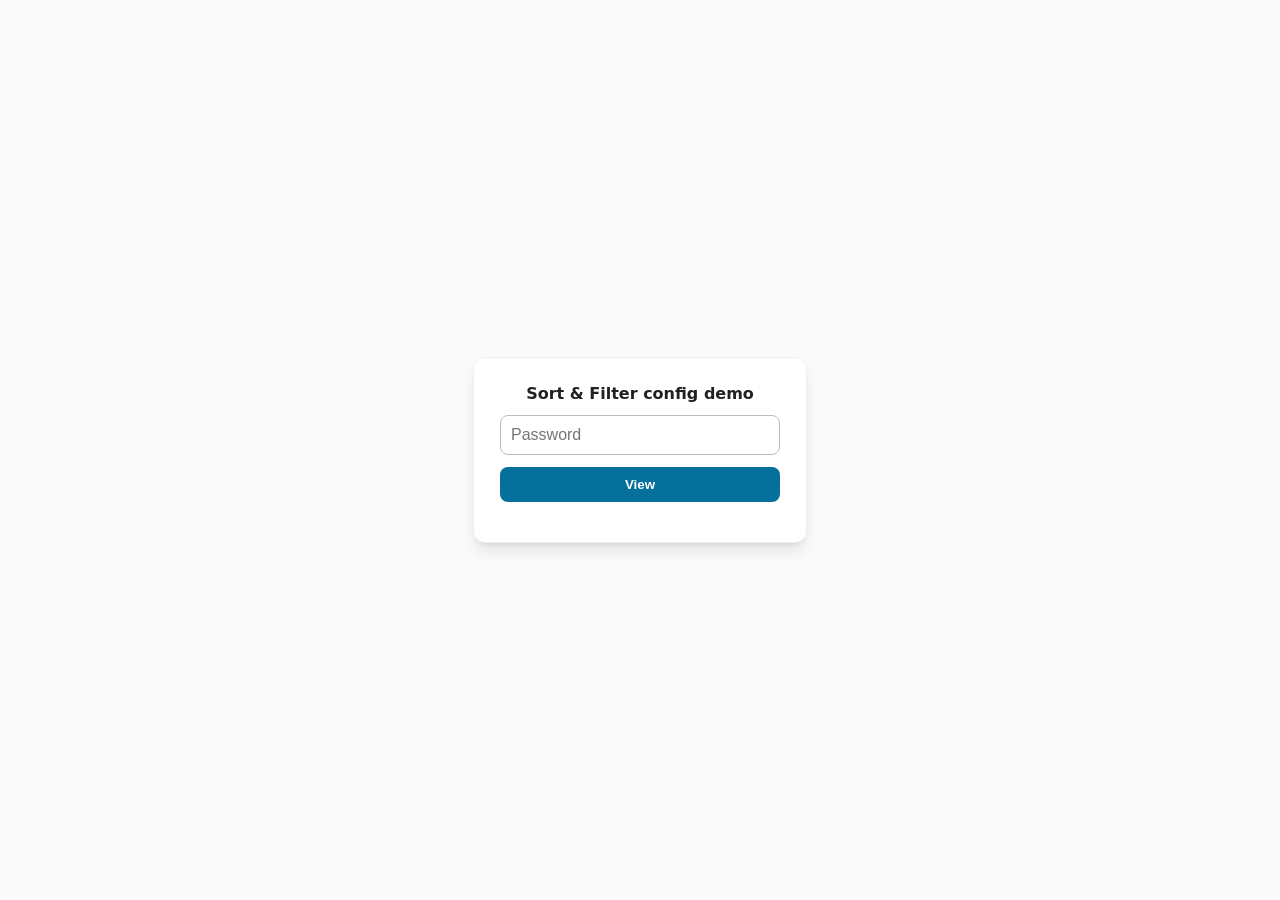
<file: sort-filter-config/index.html>
<!DOCTYPE html>
<html lang="en" class="brand-singsaver">
<head>
<meta charset="utf-8">
<meta name="viewport" content="width=device-width, initial-scale=1">
<title>SG PL — Sort & Filter: Strapi config → front end (CMS-1871)</title>
<style>
/* ============================================================
   CANONICAL MHG DESIGN TOKENS — inlined verbatim from
   "Moneyhero Design System/tokens.css" (single-file requirement:
   no external <link> stylesheets). Do not hand-edit values here;
   if the source file changes, re-paste this block from it.
   ============================================================ */

:root {

  /* --- MoneyHero Group / SingSaver / Money101 (shared scale) ---
     Primary signature: P-800 (deep teal)
     Secondary signature: P-600 (green) */
  --mhg-primary-50:  #E0F4F8;
  --mhg-primary-100: #B2E2ED;
  --mhg-primary-200: #82CFE2;
  --mhg-primary-300: #57BCD8;
  --mhg-primary-400: #39AED3;
  --mhg-primary-500: #1CA1CE;
  --mhg-primary-600: #1393C0;
  --mhg-primary-700: #0381AE;
  --mhg-primary-800: #04709B;  /* signature */
  --mhg-primary-900: #00517A;

  --mhg-secondary-50:  #F0F7E9;
  --mhg-secondary-100: #DAEAC7;
  --mhg-secondary-200: #C2DCA3;
  --mhg-secondary-300: #AACE7F;
  --mhg-secondary-400: #98C464;
  --mhg-secondary-500: #86BA4A;
  --mhg-secondary-600: #78AA42;  /* signature */
  --mhg-secondary-700: #649638;
  --mhg-secondary-800: #4B7B2A;
  --mhg-secondary-900: #32611F;

  /* --- MoneyHero (Hong Kong) ---
     Primary signature: P-500 (royal blue)
     Secondary signature: S-800 (golden yellow-orange) */
  --mh-primary-50:  #E7EBF6;
  --mh-primary-100: #C2CBE9;
  --mh-primary-200: #99AADB;
  --mh-primary-300: #6F89CC;
  --mh-primary-400: #4D6FC2;
  --mh-primary-500: #2257B8;  /* signature */
  --mh-primary-600: #1A4FAE;
  --mh-primary-700: #0845A2;
  --mh-primary-800: #003B96;
  --mh-primary-900: #002981;

  --mh-secondary-50:  #FFFEE8;
  --mh-secondary-100: #FFFAC4;
  --mh-secondary-200: #FEF69D;
  --mh-secondary-300: #FDF275;
  --mh-secondary-400: #FAED54;
  --mh-secondary-500: #F7E832;
  --mh-secondary-600: #FFDF37;
  --mh-secondary-700: #FFC82F;
  --mh-secondary-800: #FFAF26;  /* signature */
  --mh-secondary-900: #FC8616;

  /* --- Neutral grays --- */
  --mh-gray-50:  #FAFAFA;
  --mh-gray-100: #F5F5F5;
  --mh-gray-200: #EEEEEE;
  --mh-gray-300: #E0E0E0;
  --mh-gray-400: #BDBDBD;
  --mh-gray-500: #9E9E9E;
  --mh-gray-600: #757575;
  --mh-gray-700: #616161;
  --mh-gray-800: #424242;
  --mh-gray-900: #212121;

  /* --- Semantic shortcuts (default to MoneyHero HK for this workspace) --- */
  --mh-text-primary:    var(--mh-gray-900);
  --mh-text-secondary:  var(--mh-gray-700);
  --mh-text-muted:      var(--mh-gray-500);
  --mh-text-on-brand:   #FFFFFF;
  --mh-text-link:       var(--mh-primary-500);

  --mh-bg-page:         #FFFFFF;
  --mh-bg-subtle:       var(--mh-gray-50);
  --mh-bg-muted:        var(--mh-gray-100);

  --mh-border-default:  var(--mh-gray-200);
  --mh-border-strong:   var(--mh-gray-300);
  --mh-border-focus:    var(--mh-primary-500);

  --mh-accent-primary:   var(--mh-primary-500);
  --mh-accent-secondary: var(--mh-secondary-800);

  /* --- Typography --- */
  --mh-font-en:      'Albert Sans', system-ui, -apple-system, 'Segoe UI', Roboto, sans-serif;
  --mh-font-zh:      'Noto Sans TC', 'Noto Sans Traditional Chinese', 'PingFang TC', 'Microsoft JhengHei', sans-serif;
  --mh-font-default: var(--mh-font-en);

  --mh-fw-regular:  400;
  --mh-fw-medium:   500;
  --mh-fw-semibold: 600;
  --mh-fw-bold:     700;

  --mh-fs-display-1:    20px;
  --mh-fs-title-1:      18px;
  --mh-fs-subheading-1: 18px;
  --mh-fs-subheading-2: 16px;
  --mh-fs-body-1:       16px;
  --mh-fs-body-2:       14px;
  --mh-fs-caption:      12px;
  --mh-fs-button-sm:    14px;
  --mh-fs-button-md:    16px;

  --mh-lh-display-1:    24px;
  --mh-lh-body-1:       20px;
  --mh-lh-body-2:       18px;
  --mh-lh-caption:      16px;

  /* --- Spacing (approximate, 4px base) --- */
  --mh-space-0:  0;
  --mh-space-1:  4px;
  --mh-space-2:  8px;
  --mh-space-3:  12px;
  --mh-space-4:  16px;
  --mh-space-5:  24px;
  --mh-space-6:  32px;
  --mh-space-7:  48px;
  --mh-space-8:  64px;
  --mh-space-9:  96px;

  /* --- Radii (approximate) --- */
  --mh-radius-sm:    4px;
  --mh-radius-md:    8px;
  --mh-radius-lg:    12px;
  --mh-radius-xl:    16px;
  --mh-radius-pill:  9999px;
  --mh-radius-full:  50%;

  /* --- Shadows / elevation (authoritative from Figma effect styles) --- */
  --mh-shadow-sm:       0 1px 2px 0 rgba(0,0,0,0.05);
  --mh-shadow-default:  0 1px 2px -1px rgba(0,0,0,0.1), 0 1px 3px 0 rgba(0,0,0,0.1);
  --mh-shadow-md:       0 2px 4px -2px rgba(0,0,0,0.1), 0 4px 6px -1px rgba(0,0,0,0.1);
  --mh-shadow-lg:       0 4px 6px -4px rgba(0,0,0,0.1), 0 10px 15px -3px rgba(0,0,0,0.1);
  --mh-shadow-xl:       0 8px 10px -6px rgba(0,0,0,0.1), 0 20px 25px -5px rgba(0,0,0,0.1);
  --mh-shadow-modal:    0 0 12px 0 rgba(0,0,0,0.15);
  --mh-shadow-block:        4px 4px 16px -3px rgba(0,0,0,0.1);
  --mh-shadow-block-hover:  4px 4px 24px -3px rgba(0,0,0,0.2);

  /* --- Breakpoints (reference only — this file's own @media queries use the same numbers) --- */
  --mh-bp-mobile:   360px;
  --mh-bp-tablet:   768px;
  --mh-bp-desktop:  1280px;
}

@import url('https://fonts.googleapis.com/css2?family=Albert+Sans:wght@400;500;600;700&family=Noto+Sans+TC:wght@400;500;600;700&display=swap');

/* ============================================================
   LOCAL SEMANTIC ALIASES — this page's component CSS below uses
   these names purely for readability; every one of them resolves
   to a real canonical --mh- or --mhg- prefixed value above (no new
   colours introduced, nothing hard-coded, nothing dead). SingSaver-
   brand accents use the --mhg-primary- scale (labelled "SingSaver"
   in the canonical file); the mocked Strapi CMS chrome uses the
   --mh-primary- and --mh-secondary- (HK) scale plus neutral grays,
   since Strapi's own admin UI isn't a MoneyHero brand surface.
   ============================================================ */
:root {
  --fill-base:            var(--mh-bg-subtle);
  --fill-card:            var(--mh-bg-page);
  --fill-alternative-1:   var(--mh-bg-muted);
  --fill-primary:         var(--mhg-primary-800);
  --fill-primary-dark:    var(--mhg-primary-900);
  --fill-primary-light:   var(--mhg-primary-50);

  --text-primary:   var(--mh-text-primary);
  --text-secondary: var(--mh-text-secondary);
  --text-muted:     var(--mh-text-muted);
  --text-link:      var(--mhg-primary-700);
  --text-on-dark:   var(--mh-text-on-brand);

  --borders-default:     var(--mh-border-default);
  --borders-soft:        var(--mh-border-default);
  --borders-form-default: var(--mh-gray-400);

  --r-card:       var(--mh-radius-lg);
  --r-card-inner: var(--mh-radius-md);
  --r-table:      var(--mh-radius-md);
  --r-pill:       var(--mh-radius-pill);
  --r-button:     var(--mh-radius-sm);

  --shadow-card:  var(--mh-shadow-sm);
  --success:      var(--mhg-secondary-700);
  /* No CTA-orange or error/danger scale exists in the canonical file —
     reusing the closest canonical accent (HK secondary golden-orange)
     for both, so no new hex is introduced anywhere in this file. */
  --buttons-cta:  var(--mh-secondary-900);
  --error-text:   var(--mh-secondary-900);

  --font-size-body-1: var(--mh-fs-body-1);
  --font-size-caption: var(--mh-fs-caption);
}

/* ============================================================
   STRAPI ADMIN PALETTE — used ONLY for the mock CMS-editor panel
   (Part 1, the "CMS editor view") to mimic the look of the real
   Strapi admin tool. These are deliberately NOT MHG/SingSaver brand
   tokens — Strapi has its own fixed design system regardless of
   which brand's content it's editing. Never used on the
   shopper-facing side (Part 2), which stays on MHG/SingSaver
   tokens above. Component CSS below references these variables
   only — never raw hex — so the token check stays clean.
   ============================================================ */
:root {
  --strapi-primary:       #4945FF;
  --strapi-primary-hover: #7B79FF;
  --strapi-primary-light: #F0F0FF;
  --strapi-field-bg:      #F6F6F9;
  --strapi-border:        #DCDCE4;
  --strapi-text-primary:  #32324D;
  --strapi-text-muted:    #8E8EA9;
  --strapi-white:         #FFFFFF;
  --strapi-shadow-pill:   0 1px 2px rgba(0,0,0,.12);
}

body { font-family: var(--mh-font-default); background: var(--fill-base); color: var(--text-primary); margin:0; }
.mhg-btn { display:inline-flex; align-items:center; justify-content:center; gap:6px; box-sizing:border-box; padding: var(--mh-space-2) var(--mh-space-4); border:1px solid transparent; border-radius: var(--r-button); font-family:inherit; font-size: var(--mh-fs-button-md); font-weight: var(--mh-fw-semibold); white-space:nowrap; text-decoration:none; cursor:pointer; user-select:none; appearance:none; transition:background-color .15s ease,border-color .15s ease,color .15s ease; }
.mhg-btn--cta { background: var(--buttons-cta); color: var(--text-on-dark); border-color:transparent; }
.mhg-btn--cta:hover:not(:disabled):not([aria-disabled="true"]) { background: var(--mh-secondary-800); }
.mhg-btn--small { padding: var(--mh-space-1) var(--mh-space-3); font-size: var(--mh-fs-button-sm); }
  .wrap { max-width: 1180px; margin: 0 auto; padding: 20px 16px 90px; box-sizing:border-box; }
  h1 { font-size: var(--mh-fs-display-1); margin:0 0 10px; }
  .lede { font-size:13px; color:var(--text-secondary); line-height:1.55; margin:0 0 10px; max-width:82ch; }
  .lede b { color:var(--text-primary); }

  /* sourcing / fidelity note — always EN, always visible, distinct from feature content */
  .srcnote { font-size:12px; line-height:1.6; color:var(--text-secondary); background:var(--mh-bg-muted); border:1px dashed var(--borders-default); border-radius:8px; padding:12px 14px; margin:0 0 16px; }
  .srcnote b { color:var(--text-primary); }
  .srcnote .tag { display:inline-block; font-size:10px; font-weight:700; letter-spacing:.04em; text-transform:uppercase; color:var(--text-on-dark); background:var(--mh-gray-800); border-radius:4px; padding:2px 7px; margin-bottom:6px; }

  /* legend / architecture note */
  .legend { font-size:12.5px; line-height:1.6; color:var(--text-primary); background:var(--fill-primary-light); border-radius:var(--r-card-inner); padding:12px 14px; margin:0 0 22px; }
  .legend b { color:var(--fill-primary-dark); }

  .col__cap { font-size:11px; font-weight:700; color:var(--text-muted); text-transform:uppercase; letter-spacing:.05em; margin:0 0 8px; display:block; }

  /* ===== Two-column layout: CMS editor (left) | shopper view (right); stacks on mobile ===== */
  .demo-grid { display:grid; grid-template-columns:1fr; gap:24px; align-items:start; }
  @media (min-width:1040px){ .demo-grid { grid-template-columns: 420px 1fr; } }
  /* Grid items default to min-width:auto, which lets a child's intrinsic min-content
     (the comparison table's min-width:760px) force the whole track — and the page —
     wider than the viewport. min-width:0 lets .pct-scroll's own overflow-x:auto do
     the horizontal scrolling instead, as intended on mobile. */
  .demo-grid > div { min-width:0; }

  /* ===== TARGET A — Strapi module mock, styled to match the real Strapi admin tool
     (palette + chrome below use --strapi-* only, never MHG brand tokens) ===== */
  .strapi { border:1px solid var(--strapi-border); border-radius:4px; overflow:hidden; background:var(--strapi-white); font-family:-apple-system,BlinkMacSystemFont,'Segoe UI',Roboto,Helvetica,Arial,sans-serif; }
  .strapi__bar { display:flex; align-items:center; gap:10px; padding:12px 16px; background:var(--strapi-white); border-bottom:1px solid var(--strapi-border); }
  .strapi__chevcircle { width:20px; height:20px; border-radius:50%; border:1px solid var(--strapi-border); display:flex; align-items:center; justify-content:center; font-size:9px; color:var(--strapi-text-muted); flex-shrink:0; }
  .strapi__title { font-size:13px; font-weight:600; color:var(--strapi-text-primary); flex:1; min-width:0; }
  .strapi__bar-icons { display:flex; align-items:center; gap:10px; color:var(--strapi-text-muted); font-size:13px; flex-shrink:0; }
  .strapi__body { padding:16px; }
  .listlbl { font-size:12px; font-weight:600; color:var(--strapi-text-primary); margin:2px 0 10px; display:flex; align-items:center; gap:8px; }
  .listlbl .strapi-icon { margin-left:auto; color:var(--strapi-text-muted); font-size:12px; }
  .plo { background:var(--strapi-field-bg); border:1px solid var(--strapi-border); border-radius:4px; padding:8px; display:flex; flex-direction:column; gap:6px; }
  .hint { font-size:11px; color:var(--strapi-text-muted); margin:10px 2px 0; line-height:1.5; }

  /* module-level fields — Visible/Visible mobile toggle rows, Title, min/max/default
     amount+tenure numbers. Light context only, all inert/disabled (not part of this ticket). */
  .strapi__modrow { display:flex; align-items:center; gap:8px; padding:8px 0; border-bottom:1px solid var(--strapi-border); }
  .strapi__modrow:first-of-type { border-top:1px solid var(--strapi-border); }
  .strapi__modlbl { font-size:12.5px; font-weight:600; color:var(--strapi-text-primary); }
  .strapi-clear { font-size:11px; font-weight:600; color:var(--strapi-primary); margin-left:auto; cursor:default; pointer-events:none; }
  .toggle--static { cursor:default; pointer-events:none; }
  .modtitle { margin:12px 0; }
  .modtitle label { font-size:12px; font-weight:600; color:var(--strapi-text-primary); display:block; margin-bottom:6px; }
  .modtitle input { width:100%; box-sizing:border-box; font:inherit; font-size:13px; padding:9px 12px; border:1px solid var(--strapi-border); border-radius:4px; background:var(--strapi-white); color:var(--strapi-text-primary); cursor:not-allowed; }
  .modctx { display:grid; grid-template-columns:1fr 1fr; gap:10px 12px; margin:14px 0; }
  @media (min-width:480px){ .modctx { grid-template-columns:repeat(3,1fr); } }
  .modctx label { font-size:10.5px; font-weight:600; color:var(--strapi-text-muted); display:block; }
  .modctx input { width:100%; box-sizing:border-box; margin-top:4px; font:inherit; font-size:12.5px; padding:7px 8px; border:1px solid var(--strapi-border); border-radius:4px; background:var(--strapi-field-bg); color:var(--strapi-text-muted); cursor:not-allowed; }

  /* personal_loan_order item card — always shown "expanded" (blue left border + pale
     header strip, filled chevron) since every item's fields need to stay interactive;
     drag handle + trash on the right (real-editor context, not wired up). */
  .cfgitem { background:var(--strapi-white); border:1px solid var(--strapi-border); border-left:3px solid var(--strapi-primary); border-radius:4px; overflow:hidden; }
  .cfgitem__head { display:flex; align-items:center; gap:8px; padding:9px 10px; background:var(--strapi-primary-light); }
  .cfgitem__drag, .cfgitem__trash { color:var(--strapi-text-muted); font-size:12px; cursor:default; flex-shrink:0; }
  .cfgitem__chev { width:16px; height:16px; border-radius:50%; background:var(--strapi-primary); color:var(--strapi-white); font-size:8px; display:flex; align-items:center; justify-content:center; flex-shrink:0; }
  .cfgitem__name { font-size:13px; font-weight:600; color:var(--strapi-text-primary); flex:1; min-width:0; }
  .cfgitem__body { padding:12px 12px 14px; }
  .cfgitem__grid { display:grid; grid-template-columns:1fr; gap:10px; }
  @media (min-width:400px){ .cfgitem__grid { grid-template-columns:1fr 1fr; } }
  .sfield label { font-size:10.5px; font-weight:600; color:var(--strapi-text-muted); display:block; margin-bottom:5px; }
  .sfield select { width:100%; box-sizing:border-box; font:inherit; font-size:12.5px; padding:7px 8px; border:1px solid var(--strapi-border); border-radius:4px; background:var(--strapi-white); color:var(--strapi-text-primary); }
  .sfield select:disabled { background:var(--strapi-field-bg); color:var(--strapi-text-muted); cursor:not-allowed; }
  .cfgitem__newfields { margin-top:12px; padding-top:12px; border-top:1px dashed var(--strapi-border); }
  .cfgitem__newfields .tag { display:inline-block; font-size:9.5px; font-weight:700; letter-spacing:.03em; color:var(--strapi-primary); background:var(--strapi-primary-light); border-radius:3px; padding:2px 6px; margin-bottom:10px; }
  .cfgitem__grid2 { display:grid; grid-template-columns:1fr; gap:10px; }
  @media (min-width:400px){ .cfgitem__grid2 { grid-template-columns:1fr 1fr; } }
  .cfgitem__derived { font-size:11.5px; color:var(--strapi-primary); margin:10px 0 0; }
  .cfgitem__derived--muted { color:var(--strapi-text-muted); }
  .cfgitem__nosort { font-size:11.5px; color:var(--strapi-text-muted); font-style:italic; margin:12px 0 0; padding-top:12px; border-top:1px dashed var(--strapi-border); }

  /* Strapi segmented FALSE/TRUE pill toggle — light-gray track, active side = raised
     white pill with subtle shadow + blue text (matches the real admin toggle). */
  .toggle { display:inline-flex; background:var(--strapi-field-bg); border-radius:6px; padding:2px; gap:2px; flex-shrink:0; }
  .toggle button { border:0; background:transparent; font:inherit; font-size:11px; font-weight:600; padding:5px 10px; border-radius:4px; cursor:pointer; color:var(--strapi-text-muted); }
  .toggle button.on { background:var(--strapi-white); color:var(--strapi-primary); box-shadow:var(--strapi-shadow-pill); }
  .toggle button:disabled { color:var(--strapi-border); cursor:not-allowed; }
  .toggle button:disabled.on { background:var(--strapi-field-bg); color:var(--strapi-text-muted); box-shadow:none; }

  /* ===== FRONT END section (existing production components — table + cards) ===== */
  .fe-h { font-size:15px; font-weight:700; margin:0 0 4px; padding-top:6px; border-top:2px solid var(--borders-default); padding-top:18px; }
  .fe-sub { font-size:12px; color:var(--text-muted); margin:0 0 16px; }

  .fe-controls { display:flex; align-items:center; gap:10px; flex-wrap:wrap; margin:0 0 10px; }
  .fe-ctl { display:flex; align-items:center; gap:8px; flex-wrap:wrap; }
  .fe-ctl label { font-size:12px; font-weight:700; color:var(--text-secondary); }
  .fe-ctl select { font:inherit; font-size:13px; padding:8px 10px; border:1px solid var(--borders-form-default); border-radius:var(--r-button); background:var(--fill-card); color:var(--text-primary); }
  .fe-cap { font-size:12px; color:var(--text-muted); margin:2px 0 14px; }
  .fe-cap b { color:var(--text-primary); }

  /* comparison table (mirrors production ComparisonTableBuilder/PLColumnSource, lifted from product-table.html) */
  .pct-wrap { border:1px solid var(--borders-default); border-radius: var(--r-table); background: var(--fill-card); overflow:hidden; }
  /* Rare justified exception: an inset scroll-edge fade has no elevation/colour token in the
     canonical file (it's a UI affordance, not a semantic colour) — kept as a neutral black rgba
     consistent with the canonical shadow tokens' own rgba(0,0,0,*) convention. */
  .pct-scroll { overflow-x:auto; -webkit-overflow-scrolling:touch; scrollbar-width:none; box-shadow: inset -10px 0 8px -8px rgba(0,0,0,.14); }
  .pct-scroll::-webkit-scrollbar { display:none; }
  .pct-table { border-collapse:separate; border-spacing:0; width:100%; min-width:760px; background:var(--fill-card); }
  .pct-table th, .pct-table td { padding:14px; text-align:left; white-space:nowrap; vertical-align:middle; }
  .pct-table td { font-size:var(--mh-fs-body-2); font-weight:var(--mh-fw-medium); color:var(--text-primary); min-height:64px; }
  /* Real production: header cells are bg-fill/alternative-1 + text/secondary (muted label), not text/primary */
  .pct-table thead th { background:var(--fill-alternative-1); font-size:var(--mh-fs-body-2); font-weight:700; color:var(--text-secondary); white-space:normal; line-height:1.3; vertical-align:bottom; }
  .pct-table tbody td { border-top:1px solid var(--borders-default); height:72px; }
  .pct-table tbody tr:hover td { background:var(--fill-base); }
  .pct-sticky { position:sticky; left:0; z-index:2; background:var(--fill-card); }
  .pct-table thead th.pct-sticky { background:var(--fill-alternative-1); z-index:3; }
  .pct-table tbody tr:hover td.pct-sticky { background:var(--fill-base); }
  .pct-loan { display:flex; align-items:center; gap:12px; min-width:200px; }
  .pct-loan img { height:40px; width:auto; max-width:64px; object-fit:contain; flex-shrink:0; }
  /* Real production: product name in the table is medium weight, not bold */
  .pct-loan .nm { font-weight:var(--mh-fw-medium); white-space:normal; line-height:1.25; }
  .pct-monthly { font-weight:700; color:var(--fill-primary-dark); }
  .money { font-weight:var(--mh-fw-medium); color:var(--text-primary); }
  /* Real production: a populated SingSaver Reward renders as a rounded pill badge
     (bg fill/primary-light, text fill/primary-dark, bold) — not plain bold text */
  .reward { display:inline-block; font-weight:700; color:var(--fill-primary-dark); background:var(--fill-primary-light); border-radius:var(--r-pill); padding:4px 10px; }
  .pct-src { font-size:11px; color:var(--text-muted); margin:8px 2px 0; }
  @media (min-width:768px){ .pct-table thead th{font-size:15px} .pct-table td{font-size:var(--mh-fs-body-2)} .pct-loan span{font-size:var(--mh-fs-body-2)} .pct-loan img{height:52px;max-width:78px} }
  @media (min-width:1280px){ .pct-table{ min-width:100%; } }

  /* Product detail cards — real cms-components ProductCard/ set, lifted from prototype-redesign.html's .loan */
  .cards { display:flex; flex-direction:column; gap: var(--mh-space-3); margin-top:14px; }
  .loan { border:1px solid var(--borders-default); border-radius: var(--r-card); background: var(--fill-card); padding: var(--mh-space-4); box-shadow: var(--shadow-card); }
  .loan__tag { display:inline-block; background: var(--fill-primary-light); color: var(--text-link); font-size:11px; font-weight:700; border-radius: var(--r-pill); padding:3px 10px; margin-bottom: var(--mh-space-3); }
  .loan__head { display:flex; flex-direction:column; align-items:stretch; gap:12px; margin-bottom: var(--mh-space-3); }
  .loan__id { display:flex; align-items:center; gap:10px; min-width:0; }
  .loan__logobox { display:flex; align-items:center; justify-content:center; flex-shrink:0; width:52px; height:52px; box-sizing:border-box; padding:6px; border:1px solid var(--borders-default); border-radius: var(--r-card-inner); background: var(--fill-card); }
  .plogo-lg { max-width:100%; max-height:100%; object-fit:contain; display:block; }
  .loan__name { font-weight:var(--mh-fw-bold); font-size:14px; line-height:1.3; color:var(--text-primary); }
  .loan__ctawrap .mhg-btn { width:100%; }
  @media (min-width: 768px){ .loan__head{flex-direction:row;align-items:flex-start;justify-content:space-between;gap:10px} .loan__ctawrap .mhg-btn{width:auto} }
  .loan__grid2 { display:grid; grid-template-columns:1fr 1fr; gap:10px 16px; margin: var(--mh-space-3) 0; }
  .g2 .l { font-size:11px; color:var(--text-muted); } .g2 .v { font-size:15px; font-weight:700; } .g2 .v small{font-weight:400;font-size:11px;color:var(--text-muted)}
  @media (min-width: 768px){ .loan__grid2{grid-template-columns:repeat(4,1fr)} }
  .acc { border-top:1px solid var(--borders-soft); }
  .acc > summary { list-style:none; cursor:pointer; padding:10px 0; display:flex; align-items:center; justify-content:space-between; font-weight:700; font-size:13px; }
  .acc > summary::-webkit-details-marker { display:none; }
  .acc > summary::after { content:"▾"; color:var(--text-muted); font-size:10px; } .acc[open] > summary::after { content:"▴"; }
  .acc__body { padding: 0 0 12px; font-size:12px; color:var(--text-secondary); }
  .acc--reward { background:var(--fill-primary-light); border-radius:var(--r-card-inner); border-top:0; padding:0 12px; margin:0 0 4px; }
  .acc--reward > summary { padding:12px 0; }
  .acc--reward .acc__body { padding-bottom:14px; }
  .offer-blurb { font-size:13px; color:var(--text-secondary); margin:0 0 8px; line-height:1.5; }
  .dlrow { display:flex; justify-content:space-between; gap:12px; padding:6px 0; font-size:14px; }
  .dlrow .k { color:var(--text-secondary); } .dlrow .v { font-weight:700; color:var(--text-primary); text-align:right; }
  .featlist { list-style:none; margin:6px 0 0; padding:0; display:flex; flex-direction:column; gap:8px; }
  .featlist li { display:flex; gap:8px; font-size:13px; color:var(--text-secondary); align-items:flex-start; line-height:1.4; }
  .ic-pro { color:var(--success); font-weight:800; }
  .stepslabel { font-size:11px; font-weight:700; letter-spacing:.04em; text-transform:uppercase; color:var(--text-muted); margin:0 0 6px; }
  .steplist { margin:0 0 4px; padding-left:0; list-style:none; font-size:13px; color:var(--text-secondary); line-height:1.5; }
  .steplist li { margin-bottom:6px; }
  .mhg-btn--outline-cta { background:var(--fill-card); color:var(--buttons-cta); border-color:var(--buttons-cta); }
  .mhg-btn--outline-cta:hover:not(:disabled):not([aria-disabled="true"]) { background:var(--fill-alternative-1); }
  /* Real production: on table ROW hover the Apply button fills solid CTA + white text
     (not just a subtle background tint on the button's own hover) */
  .pct-table tbody tr:hover .mhg-btn--outline-cta { background:var(--buttons-cta); color:var(--text-on-dark); border-color:var(--buttons-cta); }

  /* password gate */
  #gate { position:fixed; inset:0; background:var(--fill-base); display:flex; align-items:center; justify-content:center; z-index:99; }
  #gate form { background:var(--fill-card); border:1px solid var(--borders-default); border-radius:12px; padding:26px; width:280px; text-align:center; box-shadow: var(--mh-shadow-lg); }
  #gate input { width:100%; box-sizing:border-box; padding:10px; margin:12px 0; border:1px solid var(--borders-form-default); border-radius:8px; font-size:16px; }
  #gate button { width:100%; padding:10px; border:0; border-radius:8px; background:var(--fill-primary); color:var(--mh-text-on-brand); font-weight:700; cursor:pointer; }
  /* No error/danger colour scale exists in the canonical file — reusing the same
     canonical secondary accent as the ProductMetaConfig warning banner above. */
  #gate .err { color:var(--error-text); font-size:12px; min-height:14px; }
  .hidden { display:none; }
</style>
</head>
<body>
<div id="gate"><form id="gateForm"><b>Sort &amp; Filter config demo</b><input id="gatePw" type="password" placeholder="Password" autocomplete="off"><button type="submit">View</button><div class="err" id="gateErr"></div></form></div>

<main class="wrap hidden" id="app">
  <h1>Sort &amp; Filter — Strapi config → front end (CMS-1871)</h1>

  <div class="demo-grid">
    <!-- ===== PART 1 — Strapi Comparison Table module (styled to match the real Strapi admin tool) ===== -->
    <div>
      <span class="col__cap">CMS editor view · Strapi "Comparison Table" module</span>
      <div class="strapi">
        <div class="strapi__bar">
          <span class="strapi__chevcircle" aria-hidden="true">▾</span>
          <span class="strapi__title">Comparison table — SG Personal Loan</span>
          <span class="strapi__bar-icons" aria-hidden="true">
            <span title="Not interactive in this demo">🗑</span>
            <span title="Not interactive in this demo">⠿</span>
            <span title="Not interactive in this demo">⋯</span>
          </span>
        </div>
        <div class="strapi__body">
          <p class="listlbl">Module settings <span style="font-weight:400;color:var(--strapi-text-muted)">(light context — unrelated to this ticket)</span></p>
          <div class="strapi__modrow">
            <span class="strapi__modlbl">Visible</span>
            <span class="strapi-clear" title="Not interactive in this demo">Clear</span>
            <div class="toggle toggle--static" aria-hidden="true"><button type="button" tabindex="-1">FALSE</button><button type="button" class="on" tabindex="-1">TRUE</button></div>
          </div>
          <div class="strapi__modrow">
            <span class="strapi__modlbl">Visible mobile</span>
            <span class="strapi-clear" title="Not interactive in this demo">Clear</span>
            <div class="toggle toggle--static" aria-hidden="true"><button type="button" tabindex="-1">FALSE</button><button type="button" class="on" tabindex="-1">TRUE</button></div>
          </div>
          <div class="modtitle"><label>Title *</label><input type="text" value="Compare Personal Loans" disabled></div>
          <div class="modctx">
            <label>Min loan amount<input type="number" value="1000" disabled></label>
            <label>Max loan amount<input type="number" value="300000" disabled></label>
            <label>Default loan amount<input type="number" value="8000" disabled></label>
            <label>Min tenure (mth)<input type="number" value="3" disabled></label>
            <label>Max tenure (mth)<input type="number" value="84" disabled></label>
            <label>Default tenure (mth)<input type="number" value="12" disabled></label>
          </div>
          <p class="listlbl">personal_loan_order · item (8) <span class="strapi-icon" title="Not interactive in this demo">🗑</span></p>
          <p class="hint" style="margin-top:0">Each item's <b>column / visible / column_sizing / style</b> match the real editor; <b>sortable?</b> and <b>sort direction</b> are the two NEW fields this ticket adds, and only ever appear on numeric-value columns.</p>
          <div class="plo" id="cfgRows"></div>
          <p class="hint">Try: toggle a numeric column's <b>sortable?</b> to <b>TRUE</b> — watch it appear in the <b>Sort by</b> list on the right, live. Change its <b>sort direction</b> — watch the derived Sort By label update (and the shopper view re-sort immediately, if that option is currently selected). Turn <b>visible</b> off — the column disappears from the table/cards and can no longer be sortable. Presentation columns (Bank Logo, Product Name, SingSaver Reward, Apply Button) show a "not sortable" note instead. <b>column</b> / <b>column_sizing</b> / <b>style</b> / the drag handle + trash icon are shown for real-editor context only and aren't wired up in this demo.</p>
        </div>
      </div>
    </div>

    <!-- ===== PART 2 — FRONT END: real comparison table + product cards (MHG/SingSaver tokens) ===== -->
    <div>
      <span class="col__cap">Shopper view · singsaver.com.sg/personal-loan</span>
      <p class="fe-sub" style="margin-top:0">Personal Loans, Singapore. Sample figures for illustration (based on S$10,000 over 36 months). Table structure, column order and visual treatment mirror the live production comparison page. (Provider filter intentionally not shown — see scope note above.)</p>

      <div class="fe-controls">
        <div class="fe-ctl">
          <label for="sortSel">Sort by</label>
          <select id="sortSel"></select>
        </div>
      </div>
      <p class="fe-cap" id="feCap"></p>

      <div class="pct-wrap"><div class="pct-scroll">
        <table class="pct-table">
          <thead><tr id="pctThead"></tr></thead>
          <tbody id="pctBody"></tbody>
        </table>
      </div></div>
      <p class="pct-src">Table structure &amp; column order confirmed against the live production comparison table for Personal Loans.</p>

      <div class="fe-h" style="border-top:0;padding-top:22px;">Compare in detail</div>
      <p class="fe-sub" style="margin-top:-6px">Full eligibility, fees, features and application steps for each loan above.</p>
      <div id="cardResults"></div>
    </div>
  </div>
</main>

<script>
// ============================================================
// Data — 7 SG PL lenders. air/eir/reward figures: product-table.html.
// tag/feats/steps/docs/minAge/minIncome/fee: prototype-redesign.html's
// LOANS sample (read-only source; that file was not modified).
// ============================================================
const LOANS = [
  { id:'scb', name:'Standard Chartered', full:'Standard Chartered CashOne Personal Loan', tag:'Flexible repayment and instant approvals', logo:'[data-uri]',
    air:0.0090, eir:0.0175, rewardStr:'Up to S$5,825', rewardNum:5825, fee:0, minAge:21, minIncome:30000,
    feats:['Enjoy low interest rates from 0.90% p.a. (EIR ~1.75% p.a.) for longer tenures.','Get instant loan approval and cash disbursement in as quick as 15 minutes.','Min. loan amount of S$1,000, max. up to S$250,000.'],
    steps:['Go to Standard Chartered’s website and click “Apply Now” button under Personal Loans','Fill out an application and submit all required documents','Wait for approval of personal loan from Standard Chartered'],
    docs:['No documents required for Singaporeans / PRs applying via SingPass.','For foreigners applying via SingPass, please prepare a copy of Passport, Employment Pass, and one proof-of-address document.'] },
  { id:'uob', name:'UOB', full:'UOB Personal Loan', tag:'Instant approval and disbursement', logo:'[data-uri]',
    air:0.0100, eir:0.0193, rewardStr:'Up to S$1,800', rewardNum:1800, fee:0, minAge:21, minIncome:30000,
    feats:['Instant approval and disbursement for existing UOB customers.','Low processing fee, no early-repayment penalty on selected plans.','Suitable for Singaporeans/PRs and eligible foreigners.'],
    steps:['Go to UOB’s website and click “Apply Now” under Personal Loans','Fill out an application and submit all required documents','Wait for approval of your UOB Personal Loan'],
    docs:['No documents required for Singaporeans / PRs applying via SingPass.','For foreigners: passport, Employment Pass, and one proof-of-address document.'] },
  { id:'trust', name:'Trust Bank', full:'Trust Instant Loan', tag:'Fully in-app, quick approval', logo:'[data-uri]',
    air:0.0100, eir:0.0228, rewardStr:'Up to S$1,750', rewardNum:1750, fee:0, minAge:21, minIncome:20000,
    feats:['Fully in-app application for existing Trust customers.','No processing fee, flexible repayment tenures.','Instant approval for eligible applicants.'],
    steps:['Open the Trust Bank app and select Instant Loan','Fill out an application in-app — no paperwork needed','Get your approval decision and disbursement in-app'],
    docs:['No documents required — application is completed fully within the Trust app for Singaporeans / PRs.'] },
  { id:'cimb', name:'CIMB', full:'CIMB Personal Loan', tag:'Low income requirement', logo:'[data-uri]',
    air:0.0100, eir:0.0194, rewardStr:'Up to S$1,000', rewardNum:1000, fee:0, minAge:21, minIncome:24000,
    feats:['Low minimum annual income requirement of S$24,000.','Open to Singaporeans, PRs and eligible foreigners.','Fixed monthly instalments for the full loan tenure.'],
    steps:['Go to CIMB’s website and click “Apply Now” under Personal Loans','Fill out an application and submit all required documents','Wait for approval of your CIMB Personal Loan'],
    docs:['No documents required for Singaporeans / PRs applying via SingPass.','For foreigners: passport, Employment Pass, and one proof-of-address document.'] },
  { id:'gxs', name:'GXS', full:'GXS FlexiLoan', tag:'Flexible drawdown, no early-repay fee', logo:'[data-uri]',
    air:0.0108, eir:0.0210, rewardStr:'Up to S$900', rewardNum:900, fee:0, minAge:21, minIncome:20000,
    feats:['Draw down only what you need, interest charged on the drawn amount only.','No early-repayment fee.','Fully digital application via the GXS app.'],
    steps:['Open the GXS Bank app and select FlexiLoan','Set your credit limit and draw down what you need','Repay flexibly — interest is charged only on what you draw'],
    docs:['No documents required — application is completed fully within the GXS app for Singaporeans / PRs.'] },
  { id:'hsbc', name:'HSBC', full:'HSBC Personal Loan', tag:'Long tenures up to 84 months', logo:'[data-uri]',
    air:0.0130, eir:0.0250, rewardStr:'Up to S$660', rewardNum:660, fee:0, minAge:21, minIncome:45000,
    feats:['Long tenures of up to 84 months for lower monthly repayments.','Preferential rates for HSBC Premier/Advance customers.','Suitable for Singaporeans, PRs and eligible foreigners.'],
    steps:['Go to HSBC’s website and click “Apply Now” under Personal Loans','Fill out an application and submit all required documents','Wait for approval of your HSBC Personal Loan'],
    docs:['No documents required for Singaporeans / PRs applying via SingPass.','For foreigners: passport, Employment Pass, and one proof-of-address document.'] },
  { id:'dbs', name:'DBS', full:'DBS Personal Loan', tag:'Biggest stacked reward', logo:'[data-uri]',
    air:0.0148, eir:0.0322, rewardStr:'Up to S$6,900', rewardNum:6900, fee:0, minAge:21, minIncome:20000,
    feats:['Instant approval for existing DBS/POSB customers via digibank.','Cash disbursement as fast as the same day for existing customers.','Suitable for Singaporeans, PRs and eligible foreigners.'],
    steps:['Go to DBS’s website and click “Apply Now” under Personal Loans','Fill out an application and submit all required documents (or apply instantly via digibank if you’re an existing DBS/POSB customer)','Wait for approval of your DBS Personal Loan'],
    docs:['No documents required for Singaporeans / PRs applying via SingPass.','For foreigners: passport, Employment Pass, and one proof-of-address document.'] },
];
LOANS.forEach((l,i)=>{ l.rank = i+1; }); // Popular default order = this list's order

// personal_loan_order — Part 1's mock Strapi config state, modelled on the real editor:
// every item has column/visible/column_sizing/style (+ trash/drag, not wired up here).
// sortEligible = true only for genuinely-sortable, numeric-value columns (Annual Interest
// Rate, EIR, Monthly Repayment, Total Cost of Loan) — those are the only ones that ever
// show the two NEW fields (sortable?/direction). Presentation columns (Bank Logo, Product
// Name, SingSaver Reward, Apply Button) show a muted "not sortable" note instead.
// cmsColumn = the technical value shown in the mock "column" dropdown (matches the real
// editor's attribute naming); label = the shopper-facing table/card header (unchanged from
// the confirmed-fidelity production wording). phrase = the noun used when deriving the
// Sort By label ("Lowest "/"Highest " + phrase).
const COLUMNS = [
  { id:'logo',    label:'Bank Logo',            cmsColumn:'BANK_LOGO',                                     sortEligible:false, visible:true },
  { id:'name',    label:'Product Name',         cmsColumn:'PRODUCT_NAME',                                  sortEligible:false, visible:true },
  { id:'apply',   label:'Apply',                cmsColumn:'APPLY_BUTTON',                                  sortEligible:false, visible:true },
  { id:'air',     label:'Annual Interest Rate', cmsColumn:'ANNUAL_INTEREST_RATE',     key:'air',     phrase:'Annual Interest Rate', sortEligible:true, visible:true, sortable:true,  direction:'asc' },
  { id:'reward',  label:'SingSaver Reward',      cmsColumn:'REWARD_VALUE',                                  sortEligible:false, visible:true },
  { id:'monthly', label:'Monthly Repayment',    cmsColumn:'MONTHLY_REPAYMENT',        key:'monthly', phrase:'Monthly Payment',      sortEligible:true, visible:true, sortable:true,  direction:'asc' },
  { id:'total',   label:'Total Cost of Loan',   cmsColumn:'TOTAL_INTEREST_PAYABLE',   key:'total',   phrase:'Total Cost of Loan',   sortEligible:true, visible:true, sortable:false, direction:'asc' },
  { id:'eir',     label:'EIR',                  cmsColumn:'EFFECTIVE_INTEREST_RATE',  key:'eir',     phrase:'EIR',                  sortEligible:true, visible:true, sortable:false, direction:'asc' },
];
// Order above = confirmed live production personal_loan_order (curl'd from
// singsaver.com.sg/personal-loan's RSC payload, 27 Jul 2026): BANK_LOGO, PRODUCT_NAME,
// APPLY_BUTTON, ANNUAL_INTEREST_RATE, REWARD_VALUE, MONTHLY_REPAYMENT,
// TOTAL_INTEREST_PAYABLE, EFFECTIVE_INTEREST_RATE.

const $ = id => document.getElementById(id);
const sgd = n => 'S$'+Math.round(n).toLocaleString('en-SG');
const pct = d => (d*100).toFixed(2)+'% p.a.';
const esc = s => String(s).replace(/&/g,'&amp;').replace(/</g,'&lt;');
const getCol = id => COLUMNS.find(c=>c.id===id);

let sortValue = 'popular';

function computeAmounts(l){
  const P=10000, MONTHS=36, YEARS=3;
  const interest = l.air*P*YEARS;
  return { _monthly:(P+interest)/MONTHS, _total:interest };
}
function deriveLabel(col){ return (col.direction==='asc' ? 'Lowest ' : 'Highest ') + col.phrase; }
function getVal(loan,col){
  if(col.id==='air') return loan.air;
  if(col.id==='eir') return loan.eir;
  if(col.id==='monthly') return loan._monthly;
  if(col.id==='total') return loan._total;
  if(col.id==='reward') return loan.rewardNum;
  return 0;
}

// ---------- Part 1: Comparison Table config panel — one item card per personal_loan_order
// entry, modelled on the real Strapi editor: drag handle + chevron + name + trash, then
// column/visible/column_sizing/style, then (numeric columns only) the two NEW fields. ----------
function itemHTML(col){
  const showDir = col.sortEligible && col.visible && col.sortable;
  return `<div class="cfgitem" data-col="${col.id}">
    <div class="cfgitem__head">
      <span class="cfgitem__chev" aria-hidden="true">▾</span>
      <span class="cfgitem__name">${esc(col.label)}</span>
      <span class="cfgitem__trash" aria-hidden="true" title="Remove item — not interactive in this demo">🗑</span>
      <span class="cfgitem__drag" aria-hidden="true" title="Drag to reorder — not interactive in this demo">⠿</span>
    </div>
    <div class="cfgitem__body">
      <div class="cfgitem__grid">
        <div class="sfield"><label>column</label><select disabled><option selected>${esc(col.cmsColumn)}</option></select></div>
        <div class="sfield">
          <label>visible</label>
          <div class="toggle" data-role="visible">
            <button type="button" data-v="false" class="${!col.visible?'on':''}">FALSE</button>
            <button type="button" data-v="true" class="${col.visible?'on':''}">TRUE</button>
          </div>
        </div>
        <div class="sfield"><label>column_sizing</label><select disabled><option selected>Choose here</option></select></div>
        <div class="sfield"><label>style</label><select disabled><option selected>Choose here</option></select></div>
      </div>
      ${col.sortEligible ? `
      <div class="cfgitem__newfields">
        <span class="tag">NEW · CMS-1871</span>
        <div class="cfgitem__grid2">
          <div class="sfield">
            <label>sortable?</label>
            <div class="toggle" data-role="sortable">
              <button type="button" data-v="false" class="${!col.sortable?'on':''}" ${!col.visible?'disabled':''}>FALSE</button>
              <button type="button" data-v="true" class="${col.sortable?'on':''}" ${!col.visible?'disabled':''}>TRUE</button>
            </div>
          </div>
          ${showDir ? `<div class="sfield">
            <label>sort direction</label>
            <select data-role="direction">
              <option value="asc" ${col.direction==='asc'?'selected':''}>Lowest first</option>
              <option value="desc" ${col.direction==='desc'?'selected':''}>Highest first</option>
            </select>
          </div>` : ''}
        </div>
        ${showDir
          ? `<p class="cfgitem__derived">→ Sort By option generated: <b>&ldquo;${esc(deriveLabel(col))}&rdquo;</b></p>`
          : (!col.visible ? `<p class="cfgitem__derived cfgitem__derived--muted">Column hidden — cannot be sortable while hidden.</p>` : `<p class="cfgitem__derived cfgitem__derived--muted">Toggle sortable? to TRUE to add this to Sort by.</p>`)}
      </div>` : `<p class="cfgitem__nosort">sortable? — <i>not applicable</i>: ${esc(col.label)} is a presentation column, not a numeric value — nothing to sort by.</p>`}
    </div>
  </div>`;
}
function renderConfigPanel(){
  $('cfgRows').innerHTML = COLUMNS.map(itemHTML).join('');
}
$('cfgRows').addEventListener('click', e=>{
  const btn = e.target.closest('button[data-v]'); if(!btn || btn.disabled) return;
  const roleWrap = btn.closest('[data-role]'); if(!roleWrap) return;
  const row = btn.closest('.cfgitem'); const c = getCol(row.dataset.col); if(!c) return;
  const val = btn.dataset.v === 'true';
  if(roleWrap.dataset.role === 'visible'){
    c.visible = val;
    if(!val) c.sortable = false;
  } else if(roleWrap.dataset.role === 'sortable'){
    if(!c.sortEligible || !c.visible) return;
    c.sortable = val;
  } else { return; }
  onConfigChange();
});
$('cfgRows').addEventListener('change', e=>{
  const sel = e.target.closest('select[data-role="direction"]'); if(!sel) return;
  const row = sel.closest('.cfgitem'); const c = getCol(row.dataset.col); if(!c) return;
  c.direction = sel.value;
  onConfigChange();
});
function onConfigChange(){
  renderConfigPanel();
  buildSortOptions();
  applyAndRender();
}

// ---------- Part 2: front end — Sort by + table + cards (no filter — see scope note) ----------
function buildSortOptions(){
  const sel = $('sortSel');
  const prev = sel.value || sortValue || 'popular';
  const opts = ['<option value="popular">Popular (default)</option>'];
  COLUMNS.forEach(col=>{ if(col.sortEligible && col.visible && col.sortable) opts.push(`<option value="${col.id}">${esc(deriveLabel(col))}</option>`); });
  sel.innerHTML = opts.join('');
  const stillValid = Array.from(sel.options).some(o=>o.value===prev);
  sel.value = stillValid ? prev : 'popular';
  sortValue = sel.value;
}
$('sortSel').addEventListener('change', ()=>{ sortValue = $('sortSel').value; applyAndRender(); });

function getSortedRows(){
  let rows = LOANS.map(l => Object.assign({}, l, computeAmounts(l)));
  if(sortValue === 'popular'){
    rows.sort((a,b)=> a.rank - b.rank);
  } else {
    const c = getCol(sortValue);
    if(c){
      rows.sort((a,b)=> c.direction==='asc' ? (getVal(a,c)-getVal(b,c)) : (getVal(b,c)-getVal(a,c)));
    }
  }
  return rows;
}

// Column order below (Apply, then Annual Interest Rate, SingSaver Reward, Monthly Repayment,
// Total Cost of Loan, EIR) matches the confirmed live production personal_loan_order — see
// the COLUMNS array comment above. Apply is its own column positioned right after Loan on
// live production (not trailing at the end), so it's handled separately from the other
// value columns rather than looped in with them.
const VALUE_COL_ORDER = ['air','reward','monthly','total','eir'];
function theadHTML(){
  let h = '<th class="pct-sticky">Loan</th>';
  if(getCol('apply').visible) h += '<th>Apply</th>';
  VALUE_COL_ORDER.forEach(id=>{ const c=getCol(id); if(c.visible) h += `<th>${esc(c.label)}</th>`; });
  return h;
}
function cellHTML(id,r){
  if(id==='air') return `<td>From ${pct(r.air)}</td>`;
  if(id==='reward') return `<td><span class="reward">${esc(r.rewardStr)}</span></td>`;
  if(id==='monthly') return `<td><span class="pct-monthly">${sgd(r._monthly)}<span style="color:var(--text-muted);font-weight:400">/mo</span></span></td>`;
  if(id==='total') return `<td><span class="money">${sgd(r._total)}</span></td>`;
  if(id==='eir') return `<td>From ${pct(r.eir)}</td>`;
  return '';
}
function loanCellHTML(r){
  const showLogo = getCol('logo').visible, showName = getCol('name').visible;
  return `<div class="pct-loan">${showLogo?`<img src="${r.logo}" alt="${esc(r.name)}">`:''}${showName?`<span class="nm">${esc(r.full)}</span>`:''}</div>`;
}
function rowHTML(r){
  let cells = `<td class="pct-sticky">${loanCellHTML(r)}</td>`;
  if(getCol('apply').visible) cells += `<td><button class="mhg-btn mhg-btn--outline-cta mhg-btn--small">Apply</button></td>`;
  VALUE_COL_ORDER.forEach(id=>{ if(getCol(id).visible) cells += cellHTML(id,r); });
  return `<tr>${cells}</tr>`;
}
function visible(id){ const c = getCol(id); return c ? c.visible : false; }

function cardHTML(r){
  const grid = [];
  if(visible('monthly')) grid.push(`<div><div class="l">Monthly Repayment</div><div class="v">${sgd(r._monthly)}<small>/mo</small></div></div>`);
  if(visible('air')) grid.push(`<div><div class="l">Annual Interest Rate</div><div class="v">From ${(r.air*100).toFixed(2)}%<small> p.a.</small></div></div>`);
  if(visible('eir')) grid.push(`<div><div class="l">EIR</div><div class="v">From ${(r.eir*100).toFixed(2)}%<small> p.a.</small></div></div>`);
  if(visible('total')) grid.push(`<div><div class="l">Total Cost of Loan</div><div class="v">${sgd(r._total)}</div></div>`);
  grid.push(`<div><div class="l">Processing Fee</div><div class="v">${r.fee?sgd(r.fee):'S$0'}</div></div>`);

  const rewardBlock = visible('reward')
    ? `<details class="acc acc--reward" open><summary>SingSaver Reward</summary><div class="acc__body"><p class="offer-blurb">For a ${esc(r.full)} of S$10,000 over 36 months, you could get a SingSaver reward of <strong>${esc(r.rewardStr)}</strong>, paid after your loan is approved and disbursed. (Illustrative figure.)</p></div></details>`
    : '';

  const showLogo = visible('logo'), showName = visible('name');
  return `<div class="loan">
    <span class="loan__tag">${esc(r.tag)}</span>
    <div class="loan__head">
      <div class="loan__id">${showLogo?`<span class="loan__logobox"><img class="plogo-lg" src="${r.logo}" alt="${esc(r.name)}"></span>`:''}${showName?`<span class="loan__name">${esc(r.full)}</span>`:''}</div>
      <div class="loan__ctawrap"><button class="mhg-btn mhg-btn--cta mhg-btn--small">Apply Now ↗</button></div>
    </div>
    <div class="loan__grid2 g2">${grid.join('')}</div>
    ${rewardBlock}
    <details class="acc"><summary>Steps to Apply</summary><div class="acc__body"><ol class="steplist">${r.steps.map((s,i)=>`<li>${i+1}. ${s}</li>`).join('')}</ol></div></details>
    <details class="acc"><summary>SingSaver's take</summary><div class="acc__body"><ul class="featlist">${r.feats.map(f=>`<li><span class="ic-pro">✓</span>${f}</li>`).join('')}</ul></div></details>
    <details class="acc"><summary>Loan details</summary><div class="acc__body">
      <div class="dlrow"><span class="k">Minimum Age</span><span class="v">${r.minAge} years old</span></div>
      <div class="dlrow"><span class="k">Min. Annual Income</span><span class="v">${sgd(r.minIncome)}</span></div>
      <div class="stepslabel" style="margin-top:12px">Required Documents</div>
      <ul class="steplist">${r.docs.map(d=>`<li>${d}</li>`).join('')}</ul>
    </div></details>
  </div>`;
}

function updateCaption(rows){
  const sortLabel = sortValue === 'popular'
    ? 'Popular (default order)'
    : deriveLabel(getCol(sortValue));
  $('feCap').innerHTML = `Showing <b>${rows.length}</b> loans · sorted by <b>${esc(sortLabel)}</b>`;
}

function applyAndRender(){
  const rows = getSortedRows();
  $('pctThead').innerHTML = theadHTML();
  $('pctBody').innerHTML = rows.map(rowHTML).join('');
  $('cardResults').innerHTML = `<div class="cards">${rows.map(cardHTML).join('')}</div>`;
  updateCaption(rows);
}

function init(){
  renderConfigPanel();
  buildSortOptions();
  applyAndRender();
}

// password gate — defined last so a remembered session still renders the data underneath.
// sessionStorage can throw under an opaque origin (e.g. file:// in Safari, sandboxed iframes) —
// every call is guarded so a storage exception can never block unlock() or init(). A throw is
// simply treated as "not remembered" (fresh visit) / "couldn't persist" (unlock still proceeds).
(function(){
  const PW='chc-moneyhero', app=$('app'), gate=$('gate');
  function safeGet(key){
    try { return sessionStorage.getItem(key); }
    catch(err){ return null; }
  }
  function safeSet(key, val){
    try { sessionStorage.setItem(key, val); }
    catch(err){ /* storage unavailable under this origin — unlock still proceeds below */ }
  }
  function unlock(){ gate.style.display='none'; app.classList.remove('hidden'); init(); }
  $('gateForm').addEventListener('submit', function(e){
    e.preventDefault();
    if($('gatePw').value===PW){ safeSet('pl_gate','1'); unlock(); }
    else { $('gateErr').textContent='Incorrect password'; }
  });
  if(safeGet('pl_gate')==='1'){ unlock(); }
})();
</script>
</body>
</html>
</file>
<file: assets/fonts.css>
/* ─────────────────────────────────────────────────────────────
   MHG Alpha Design System — FONT FACES (Google Fonts CDN)
   Albert Sans (EN, variable 100–900 + italic) + Noto Sans TC (繁中, 100–900)

   Both faces are official Google Fonts, so deliverables load them from the
   CDN — no self-hosted .ttf needed. This is the default for HubSpot / web.

   Use ONE of the two equivalent methods below.
   ───────────────────────────────────────────────────────────── */

/* METHOD A — @import (works when pasted at the very top of a <style> block,
   e.g. HubSpot rich-text / custom-HTML modules). MUST be the first rule. */
@import url('https://fonts.googleapis.com/css2?family=Albert+Sans:ital,wght@0,100..900;1,100..900&family=Noto+Sans+TC:wght@100..900&display=swap');

/* METHOD B — <link> in <head> (preferred for full pages; faster than @import):

   <link rel="preconnect" href="https://fonts.googleapis.com">
   <link rel="preconnect" href="https://fonts.gstatic.com" crossorigin>
   <link rel="stylesheet"
         href="https://fonts.googleapis.com/css2?family=Albert+Sans:ital,wght@0,100..900;1,100..900&family=Noto+Sans+TC:wght@100..900&display=swap">

   Offline / self-hosted? Use references/fonts-local.css instead (loads the
   brand-uploaded .ttf from a local fonts/ folder — not bundled in this skill).
*/
</file>
<file: assets/tokens.css>
/* ─────────────────────────────────────────────────────────────
   MoneyHero Group Alpha Design System — Colors & Type Tokens
   Synced to Figma file: MHG Alpha Design System (82tOs1i8NmsLWxZkHTzB80)
   Sources:
     • EN type scale  → node 1638:5894 (Albert Sans)
     • ZH type scale  → node 2198:10388 (Noto Sans TC)
     • Semantic color alias naming → Figma collection `tokens-brand`
   Fonts: Albert Sans (EN, 100–900) + Noto Sans TC (繁中, 100–900)
   ───────────────────────────────────────────────────────────── */

/* Font @font-face rules extracted to ./fonts.css — load it alongside this file. */

/* ─────────────────────────────────────────────────────────────
   LAYER 1 — PRIMITIVES (Figma "Modulab Primitives" collection)
   Raw values. No semantic meaning. Components MUST NOT reference
   these directly — go through the semantic tokens below.
   ───────────────────────────────────────────────────────────── */

:root {
  /* ─── Color primitives ─── */
  /* Blue */
  --color-blue-50:   #e7ebf6;
  --color-blue-100:  #c2cbe9;
  --color-blue-700:  #2257b8;
  --color-blue-900:  #002981;
  --color-blue-950:  #001a5c;
  /* Note: --color-blue-800 removed; #04709b is teal, see --color-teal-700 */

  /* Teal (SingSaver primary) */
  --color-teal-50:   #e0f4f8;  /* updated from #e8f6fa — confirmed in Figma SS node 20631:7539 */
  --color-teal-700:  #04709b;
  --color-teal-900:  #004a68;

  /* Amber / Orange */
  --color-amber-400: #ffaf26;
  --color-amber-700: #ef6c00;
  --color-amber-800: #e65100;
  --color-amber-900: #8d4501;

  /* Olive (SingSaver secondary) */
  --color-olive-700: #5d8433;
  --color-olive-900: #3d6a01;

  /* Green */
  --color-green-50:  #e8f5e9;
  --color-green-500: #16a34a;
  --color-green-700: #33691e;

  /* Red */
  --color-red-50:    #ffebee;
  --color-red-500:   #dc2626;
  --color-red-700:   #b71c1c;

  /* Yellow / Warning */
  --color-yellow-50: #fffbeb;
  --color-yellow-100:#fff9c4;
  --color-yellow-500:#d97706;
  --color-yellow-700:#92400e;
  --color-yellow-800:#6a4a19;

  /* Orange highlights */
  --color-orange-50: #fff3e0;
  --color-orange-700:#bf360c;

  /* Gray */
  --color-gray-50:   #fafafa;
  --color-gray-100:  #f5f5f5;
  --color-gray-200:  #e0e0e0;
  --color-gray-300:  #bdbdbd;
  --color-gray-400:  #9e9e9e;
  --color-gray-500:  #757575;
  --color-gray-600:  #616161;
  --color-gray-700:  #424242;
  --color-gray-800:  #212121;
  --color-gray-900:  #111111;

  /* White / Black */
  --color-white:     #ffffff;
  --color-black:     #000000;

  /* ─── Spacing primitives (4px scale, Figma `Spacing/*`) ─── */
  --color-blue-50-rgb: 231, 235, 246; /* for legacy uses */
}

:root {
  /* ============ FONT FAMILIES ============
     Figma variable: font/font
       EN surfaces (SingSaver, MoneyHero Singapore)  → Albert Sans
       ZH surfaces (MoneyHero Hong Kong / Credit Hero Club 繁中) → Noto Sans TC
  */
  --font-sans:    'Albert Sans', 'Noto Sans TC', -apple-system, BlinkMacSystemFont, 'Segoe UI', Roboto, sans-serif;
  --font-sans-tc: 'Noto Sans TC', 'Albert Sans', -apple-system, BlinkMacSystemFont, sans-serif;
  --font-mono:    ui-monospace, 'SF Mono', Menlo, Consolas, monospace;

  /* ============ TYPE SCALE — tokens direct from Figma ============
     Pattern: --<token>-size / --<token>-lh / --<token>-weight
     Matches Figma: font-size/<token>, line-height/<token>, font-weight/<token>
     Mobile (360) defaults here; tablet+ values are overridden in @media blocks.
     Data sourced from CHC file (SBWAmXMaDf8KRIUbWiKQvJ) across 4 breakpoints.
  */

  /* display-1 → 20/24 mobile, 24/31 tablet+ */
  --display-1-size:    20px;
  --display-1-lh:      24px;
  --display-1-weight:  700;
  --display-1-blog-lh: 26px;   /* line-height/display-1-blog: 26 mobile, 31 tablet+ */

  /* display-2 → 24/31 mobile, 28/36 tablet+ */
  --display-2-size:    24px;
  --display-2-lh:      31px;
  --display-2-weight:  700;

  /* display-3 → 28/36 mobile, 34/40 tablet+ */
  --display-3-size:    28px;
  --display-3-lh:      36px;
  --display-3-weight:  700;

  /* display-4 → 28/36 mobile, 42/52 tablet+ */
  --display-4-size:    28px;
  --display-4-lh:      36px;
  --display-4-weight:  700;

  /* display-5 → 34/40 mobile, 48/58 tablet+ */
  --display-5-size:    34px;
  --display-5-lh:      40px;
  --display-5-weight:  700;

  /* title-1 → 18/22 mobile, 24/31 tablet+ */
  --title-1-size:      18px;
  --title-1-lh:        22px;
  --title-1-weight:    700;

  /* title-2 → 16/20 mobile, 22/28 tablet+ */
  --title-2-size:      16px;
  --title-2-lh:        20px;
  --title-2-weight:    700;

  /* subheading-1 → 18/22 mobile, 24/31 tablet+ */
  --subheading-1-size:   18px;
  --subheading-1-lh:     22px;
  --subheading-1-weight: 600;

  /* subheading-2 → 16/20 mobile, 20/24 tablet+ */
  --subheading-2-size:     16px;
  --subheading-2-lh:       20px;
  --subheading-2-weight:   600;
  --subheading-2-blog-lh:  21px;  /* line-height/sm-plus — fixed across bp */

  /* body-1 → 16/20 mobile, 18/22 tablet+, 18/27 desktop (1440 back to 22) */
  --body-1-size:         16px;
  --body-1-lh:           20px;
  --body-1-weight:       500;
  --body-1-relaxed-lh:   26px;   /* body-1-relaxed: 26 mobile, 27 tablet+ */

  /* body-2 → 14/18 mobile, 16/20 tablet+ */
  --body-2-size:         14px;
  --body-2-lh:           18px;
  --body-2-weight:       500;
  --body-2-relaxed-lh:   23px;   /* body-2-relaxed: 23 mobile, 26 tablet+ */

  /* body-1-blog / body-2-blog — long-form blog body variants.
     Same size + line-height as the relaxed variants, but lighter weight (400).
     Used by Blog scenario-accordion, pre-comparison-checklist, etc. */
  --body-1-blog-size:    var(--body-1-size);
  --body-1-blog-lh:      var(--body-1-relaxed-lh);
  --body-1-blog-weight:  400;
  --body-2-blog-size:    var(--body-2-size);
  --body-2-blog-lh:      var(--body-2-relaxed-lh);
  --body-2-blog-weight:  400;

  /* bullet-1 → 16/20 mobile, 18/22 tablet+ */
  --bullet-1-size:       16px;
  --bullet-1-lh:         20px;
  --bullet-1-weight:     600;

  /* bullet-2 → 14/18 mobile, 16/20 tablet+ */
  --bullet-2-size:       14px;
  --bullet-2-lh:         18px;
  --bullet-2-weight:     600;

  /* overline → 14/18 mobile, 16/20 tablet, 22/28 desktop+ (3-stage!) */
  --overline-size:       14px;
  --overline-lh:         18px;
  --overline-weight:     600;

  /* caption → 12/16 mobile, 14/18 tablet+ */
  --caption-size:        12px;
  --caption-lh:          16px;
  --caption-weight:      500;

  /* tag → 14/19 mobile/tablet, 16/23 desktop+ */
  --tag-size:            14px;
  --tag-lh:              19px;
  --tag-weight:          500;

  /* badge → 12/16 mobile, 14/18 tablet+ */
  --badge-size:          12px;
  --badge-lh:            16px;
  --badge-weight:        500;

  /* breadcrumb → 12/16 mobile, 14/18 tablet+ (Medium) */
  --breadcrumb-size:     12px;
  --breadcrumb-lh:       16px;
  --breadcrumb-weight:   500;

  /* Form input (Figma `form/input`) → 16/20 mobile, 18/22 tablet+ (SemiBold 600) */
  --form-input-size:     16px;
  --form-input-lh:       20px;
  --form-input-weight:   600;

  /* Button typography — legacy aliases (actual definitions are in BUTTON TOKENS block below) */

  /* Table typography — responsive via @media blocks */
  --table-header-size:       14px;  /* 14 mobile, 15 tablet+ */
  --table-header-lh:         18px;  /* 18 mobile, 21 tablet+ */
  --table-header-weight:     700;
  --table-cell-size:         13px;  /* 13 mobile, 14 tablet+ */
  --table-cell-lh:           17px;  /* 17 mobile, 18 tablet+ */
  --table-cell-weight:       500;
  --table-cell-primary-size: 14px;  /* 14 mobile, 15 tablet+ */
  --table-cell-primary-lh:   18px;  /* 18 mobile, 21 tablet+ */
  --table-cell-strong-weight:700;

  /* Letter & paragraph spacing (Figma: text-style/letter-spacing, paragraph-spacing/normal) */
  --letter-spacing-normal:    0;
  --paragraph-spacing-normal: 0;

  /* ============ TEXT — Figma `text/*` alias tokens ============ */
  /* MoneyHero is the default brand. SingSaver overrides --text-link below. */
  --text-primary:           var(--color-gray-800);   /* text/primary          — body copy, headings */
  --text-secondary:         var(--color-gray-700);   /* text/secondary        — secondary copy */
  --text-secondary-lighter: var(--color-gray-600);   /* text/secondary-lighter — labels, metadata */
  --text-muted:             #6b7280;                 /* muted captions, placeholder (app convention) */
  --text-disabled:          var(--color-gray-400);   /* text/disabled */
  --text-link:              var(--color-blue-700);   /* text/link — defaults to MoneyHero blue; overridden in .brand-singsaver */
  --text-on-dark:           var(--color-white);
  --text-on-dark-2:         var(--color-blue-100);   /* secondary text on navy hero */
  --text-accent:            var(--color-blue-900);   /* dark-blue accent text (hero card titles) */

  /* ============ FILLS / SURFACES — Figma `fill/*` alias tokens ============ */
  --fill-base:            var(--color-gray-50);    /* fill/base           — app background */
  --fill-card:            var(--color-white);      /* fill/card           — cards, elevated surfaces */
  --fill-primary:         var(--color-blue-700);   /* fill/primary        — primary brand fill (MoneyHero default) */
  --fill-primary-dark:    var(--color-blue-900);   /* fill/primary-dark   — hero, emphasis */
  --fill-primary-light:   var(--color-blue-50);    /* fill/primary-light  — tinted surfaces */
  --fill-primary-deeper:  var(--color-blue-950);   /* deepest navy stop */
  --fill-secondary:       var(--color-amber-400);  /* fill/secondary      — accent amber ("New" pills) */
  --fill-secondary-dark:  var(--color-amber-700);  /* fill/secondary-dark — CTA orange (Apply / Compare) */
  --fill-secondary-light: #FFF3D6;                 /* fill/secondary-light — tinted amber surfaces */
  --fill-alternative-1:   var(--color-gray-100);   /* fill/alternative-1  — table-header row, muted zones */
  --fill-alternative-2:   #f7f8fa;                 /* fill/alternative-2  — alternate gray (blog) */
  --fill-alternative-3:   var(--color-gray-200);   /* fill/alternative-3  — divider-like fills */

  /* ============ BORDERS — Figma `borders/*` alias tokens ============ */
  --border-default:     var(--color-gray-200);    /* borders/default */
  --border-soft:        #e5e7eb;
  --border-dark:        #d1d5db;
  --border-form-default:#d1d5db;                  /* borders/form-default */
  --border-form-hover:  var(--color-blue-700);    /* borders/form-hover */
  --border-form-error:  var(--color-red-500);     /* borders/form-error */

  /* Figma path-aligned alias for `borders/default` (newer Figma path) */
  --borders-default:    var(--border-default);

  /* ============ BRAND — MoneyHero / Credit Hero Club (DEFAULT) ============ */
  /* Deep confident navy-blue paired with optimistic amber. Default at :root. */
  --brand-primary:         var(--fill-primary);
  --brand-primary-dark:    var(--fill-primary-dark);
  --brand-primary-light:   var(--fill-primary-light);
  --brand-primary-deeper:  var(--color-blue-950);
  --brand-accent-orange:   var(--fill-secondary);
  --brand-cta-orange:      var(--fill-secondary-dark);
  --brand-cta-orange-hover:var(--color-amber-800);

  /* ============ BRAND — SingSaver (Blog / Editorial) ============ */
  /* Legacy aliases (kept for back-compat with existing previews / ui-kits).
     Do not invent new uses — prefer .brand-singsaver scope (see below). */
  --ss-brand:       var(--color-teal-700);
  --ss-brand-dark:  var(--color-teal-900);
  --ss-brand-bg:    var(--color-teal-50);

  /* ============ SEMANTIC — STATUS ============ */
  --success:          var(--color-green-500);
  --success-dark:     var(--color-green-700);
  --success-bg:       #f0fdf4;
  --success-border:   #bbf7d0;
  --success-light-bg: var(--color-green-50);

  --warning:        var(--color-yellow-500);
  --warning-bg:     var(--color-yellow-50);
  --warning-border: #fde68a;
  --warning-text:   var(--color-yellow-700);

  --danger:    var(--color-red-500);
  --danger-bg: #fef2f2;

  --info:    var(--brand-primary);
  --info-bg: var(--brand-primary-light);

  /* ============ STATUS — Figma path alias (newer naming) ============ */
  --status-success-bg: var(--highlight-green-light);
  --status-success-fg: var(--highlight-green-dark);
  --status-warning-bg: var(--highlight-yellow-light);
  --status-warning-fg: var(--highlight-yellow-dark);
  --status-danger-bg:  var(--highlight-red-light);
  --status-danger-fg:  var(--color-red-500);

  /* ============ HIGHLIGHT COLORS — Figma `highlights/*` ============
     Used for status pills, approval-odds badges, promotional tags.
     Each tone has -dark (text/border) + -light (background) variants.
  */
  --highlight-green-dark:  var(--color-green-700);
  --highlight-green-light: var(--color-green-50);
  --highlight-yellow-dark: var(--color-yellow-800);
  --highlight-yellow-light:var(--color-yellow-100);
  --highlight-orange-dark: var(--color-orange-700);
  --highlight-orange-light:var(--color-orange-50);
  --highlight-red-dark:    var(--color-red-700);
  --highlight-red-light:   var(--color-red-50);
  --highlight-gray-dark:   var(--color-gray-700);
  --highlight-gray-light:  var(--color-gray-100);

  /* ============ LEGACY ALIASES (kept for back-compat with existing code) ============ */
  --fg-primary:           var(--text-primary);
  --fg-secondary:         var(--text-secondary);
  --fg-secondary-lighter: var(--text-secondary-lighter);
  --fg-muted:             var(--text-muted);
  --fg-disabled:          var(--text-disabled);
  --fg-on-dark:           var(--text-on-dark);
  --fg-on-dark-2:         var(--text-on-dark-2);
  --fg-accent:            var(--text-accent);
  --border:               var(--border-default);

  /* ============ NEUTRALS ============ */
  --neutral-button:      var(--color-gray-500);
  --neutral-button-dark: var(--color-gray-800);
  --black:               var(--color-gray-900);

  /* ============ RADIUS (Figma `radius/*`) ============
     radius/button: 6 on mobile (node 1926:22353), 8 on tablet+ (node 12425:44493).
     Mobile defaults here; @media overrides below.
  */
  --r-none:       0;
  --r-button:     6px;    /* radius/button (mobile) — updated 4→6px per Figma v2 spec (KE node 20631:7539, NS node 21413:10542) */
  --r-tooltip:    6px;    /* radius/tooltip: 6 on tablet, 8 on desktop+ */
  --r-table:      6px;    /* radius/table — 6 mobile, 8 tablet+ (verified Figma radius/table) */
  --r-card:       10px;   /* radius/card — 10 mobile, 16 tablet+ (verified Figma radius/card) */
  --r-card-inner: 12px;   /* radius/card-inner */
  --r-pill:       999px;

  /* ============ SPACING PRIMITIVES (Modulab Core — static, same across breakpoints) ============
     Figma variable: Spacing/0.5, Spacing/1..15 (4px base scale)
  */
  --space-0-5: 2px;
  --space-1:   4px;
  --space-2:   8px;
  --space-3:   12px;
  --space-4:   16px;
  --space-5:   20px;
  --space-6:   24px;
  --space-7:   28px;
  --space-8:   32px;
  --space-9:   36px;
  --space-10:  40px;
  --space-11:  44px;
  --space-12:  48px;
  --space-13:  52px;
  --space-15:  60px;

  /* ============ SPACING ALIASES — Figma `tokens-breakpoint` (responsive) ============
     Values verified across CHC (Credit Hero Club), Blog, and MHG Alpha library files:
       • Mobile (360):  CHC node 20151:61724
       • Tablet (768):  CHC node 20269:57608
       • Desktop (1280): CHC node 20269:57815
       • Desktop-lg (1440): CHC node 20269:57706
     Mobile defaults declared here; @media blocks override for larger breakpoints.

     Category legend:
       spacing/padding/*  → inner padding (component interior)
       spacing/gap/*      → flex/grid gap between siblings
       spacing/margin/*   → outer margin / page gutters
       button/*           → button-specific spacing + sizing
       form/*, tag/*      → component-specific spacing
  */

  /* spacing/padding — inner padding (mobile 360) */
  --padding-section-x: 16px;   /* spacing/padding/section-x */
  --padding-section-y: 24px;   /* spacing/padding/section-y */
  --padding-x:         16px;   /* spacing/padding/x */
  --padding-x-sm:      12px;   /* spacing/padding/x-sm (inferred; consistent across bp) */
  --padding-x-xs:      4px;    /* spacing/padding/x-xs */
  --padding-y:         16px;   /* spacing/padding/y */
  --padding-y-sm:      12px;   /* spacing/padding/y-sm — 12 mobile (KE Figma 20631:7539), 16 tablet+ */
  --padding-y-xs:      8px;    /* spacing/padding/y-xs (inferred) */

  /* spacing/padding/soft-* — also shrink on mobile (smaller than their numeric name suggests) */
  --padding-soft-4:    2px;    /* spacing/padding/soft-4px  → 2 on mobile, 4 on tablet+ */
  --padding-soft-6:    4px;    /* spacing/padding/soft-6px  → 4 on mobile, 6 on tablet+ */
  --padding-soft-8:    6px;    /* spacing/padding/soft-8px  → 6 on mobile, 8 on tablet+ */
  --padding-soft-12:   8px;    /* spacing/padding/soft-12px → 8 / 10 / 12 / 12 */

  /* spacing/gap — flex / grid gap (mobile 360) */
  --gap-x:             16px;   /* spacing/gap/x */
  --gap-x-sm:          8px;    /* spacing/gap/x-sm */
  --gap-x-xs:          4px;    /* spacing/gap/x-xs */
  --gap-y:             16px;   /* spacing/gap/y */
  --gap-y-sm:          8px;    /* spacing/gap/y-sm */
  --gap-y-xs:          4px;    /* spacing/gap/y-xs */
  --gap-section-y:     16px;   /* spacing/gap/section-y */
  --gap-section-y-lg:  32px;   /* spacing/gap/section-y-lg */

  /* spacing/gap/soft-* — same responsive pattern as padding/soft-* */
  --gap-soft-4:        2px;    /* spacing/gap/soft-4px  → 2 on mobile, 4 on tablet+ */
  --gap-soft-6:        4px;    /* spacing/gap/soft-6px  → 4 on mobile, 6 on tablet+ */
  --gap-soft-8:        6px;    /* spacing/gap/soft-8px  → 6 on mobile, 8 on tablet+ */
  --gap-soft-12:       8px;    /* spacing/gap/soft-12px → 8 / 10 / 12 / 12 */

  /* spacing/margin — page-level gutters (mobile 360) */
  --margin-x:          16px;   /* spacing/margin/x */
  --margin-y:          16px;   /* spacing/margin/y */

  /* Form + tag spacing (Figma `form/*`, `tag/*`) */
  --form-inner-padding: 10px;  /* form/inner-element-padding: 10 / 12 / 12 / 12 */
  --tag-padding-icon:   4px;   /* tag/padding-icon — fixed across breakpoints */

  /* ============ BUTTON TOKENS (Figma `button/*` + `buttons/*`) ============
     Mobile (≤767px) values from nodes 1926:22353 (SingSaver) / 12425:44840 (MoneyHero).
     Tablet+ values (≥768px) from node 12425:44493 — overridden in @media below.
     Spacing/sizing is brand-agnostic; only primary + secondary colors swap per brand.
     All buttons use font: SemiBold Albert Sans.
  */

  /* Button colors — MoneyHero / Credit Hero Club (default brand)
     Override with `.brand-singsaver` class (or legacy `[data-brand="singsaver"]`) scope. */
  --button-primary:          var(--color-blue-700);   /* buttons/primary        — MoneyHero navy */
  --button-primary-hover:    var(--color-blue-900);   /* buttons/primary-hover */
  --button-secondary:        var(--color-amber-400);  /* buttons/secondary      — MoneyHero amber */
  --button-secondary-hover:  var(--color-amber-900);  /* buttons/secondary-hover */
  --button-secondary-text:   var(--color-blue-900);   /* dark navy text on amber for AA contrast */
  --button-outline-hover-bg: var(--color-blue-50);    /* outline-button hover surface */

  /* Button colors — shared across brands */
  --button-cta:              var(--color-amber-700);  /* buttons/cta            — Apply/Compare orange */
  --button-cta-hover:        var(--color-amber-800);  /* buttons/cta-hover */
  --button-neutral:          var(--color-gray-500);   /* buttons/neutral */
  --button-neutral-hover:    var(--color-gray-800);   /* buttons/neutral-hover */
  --button-disabled:         var(--color-gray-300);   /* buttons/disable */
  --button-base:             var(--color-white);      /* buttons/base           — outline/ghost fill */

  /* ─── Figma path alias (newer Figma naming `buttons/*`) ─── */
  --buttons-primary:         var(--button-primary);
  --buttons-primary-hover:   var(--button-primary-hover);
  --buttons-secondary:       var(--button-secondary);
  --buttons-secondary-hover: var(--button-secondary-hover);
  --buttons-secondary-text:  var(--button-secondary-text);
  --buttons-outline-hover-bg:var(--button-outline-hover-bg);
  --buttons-cta:             var(--button-cta);
  --buttons-cta-hover:       var(--button-cta-hover);
  --buttons-neutral:         var(--button-neutral);
  --buttons-neutral-hover:   var(--button-neutral-hover);
  --buttons-disable:         var(--button-disabled);
  --buttons-base:            var(--button-base);

  /* Button spacing + sizing — Figma `button/*` (mobile 360 defaults, brand-agnostic) */
  --button-gap:                   4px;   /* button/gap — fixed across breakpoints */
  --button-padding-toggle:        2px;   /* button/padding-toggle */
  --button-padding-small-x:       8px;   /* button/padding-small-x */
  --button-padding-small-x-icon:  6px;   /* button/padding-small-x-icon */
  --button-padding-regular-x:     12px;  /* button/padding-regular-x */
  --button-padding-regular-x-icon:8px;   /* button/padding-regular-x-icon */
  --button-size-small:            30px;  /* button/size-small */
  --button-size-regular:          36px;  /* button/size-regular */
  --button-icon-small:            18px;  /* button/icon-small */
  --button-icon-regular:          22px;  /* button/icon-regular */

  /* Button typography — mobile 360 defaults */
  --button-1-size:       16px;   /* font-size/button-1 */
  --button-1-lh:         20px;   /* line-height/button-1 */
  --button-1-weight:     600;
  --button-2-size:       14px;   /* font-size/button-2 */
  --button-2-lh:         18px;   /* line-height/button-2 */
  --button-2-weight:     600;

  /* ============ ICON SIZES (Figma `shapes/icon-size-*`) ============ */
  --icon-sm: 18px;   /* shapes/icon-size-sm */
  --icon-md: 18px;   /* shapes/icon-size-md — 18 mobile, 22 tablet+, 24 on desktop-lg (1440) */
  --icon-lg: 24px;   /* shapes/icon-size-lg */

  /* ============ LAYOUT MAX-WIDTHS (Figma `general/*`) ============ */
  --content-max-width:     100%;   /* general/content-max-width (mobile fluid) */
  --content-with-panel:    720px;  /* general/content-with-panel — body column inside an article (becomes 760 on desktop) */
  --narrow-content-width:  328px;  /* general/narrow-content-max-width-3 (mobile 328, tablet 720, desktop+ 1130) */
  --content-panel:         720px;  /* general/content-panel — note: becomes 346 on desktop */
  --col-2-width:           100%;   /* general/2-col-width — desktop only (184/206) */
  --qa-table-width:        100%;   /* quick-answer/table-width — mobile fluid */
  --top-nav-height:        48px;   /* size/top-nav-1 (mobile); scales 64→72→80 */
  --breakpoint-content-lg: 1360px; /* breakpoints/content/lg — desktop-lg content cap */

  /* ============ LEGACY ALIASES for section-x / section-y / gap-y ============ */
  --section-x: var(--padding-section-x);
  --section-y: var(--padding-section-y);

  /* ============ SHADOWS / ELEVATION ============ */
  --shadow-header: 0 1px 0 rgba(0,0,0,.06);
  --shadow-card:   0 1px 3px rgba(0,0,0,0.04);
  --shadow-md:     0 4px 6px -1px rgba(0, 0, 0, 0.10), 0 2px 4px -2px rgba(0, 0, 0, 0.10);
  --shadow-pop:    0 4px 16px rgba(0,0,0,0.15);
  --shadow-modal:  0 4px 24px rgba(0,0,0,0.20);
  --shadow-heavy:  0 0 12px rgba(0,0,0,0.15);

  /* ============================================================
     LAYER 4 — FIGMA PATH ALIASES
     Match the exact Figma variable paths so CSS exported by
     Figma/Claude can be pasted in without renaming. Every alias
     points back to the canonical short-name token defined above.
     ============================================================ */

  /* Color palette — observed steps in 1-12 scale (alongside 50-950) */
  --color-blue-1:    var(--color-blue-50);
  --color-blue-2:    #c2cbe9;
  --color-blue-3:    #8aa1d6;
  --color-blue-7:    var(--color-blue-700);
  --color-blue-8:    #1d4ba0;
  --color-blue-9:    var(--color-blue-900);
  --color-blue-10:   var(--color-blue-950);
  --color-blue-11:   #001244;
  --color-blue-12:   #000a2b;

  /* Spacing — Figma `spacing/padding/*`, `spacing/gap/*`, `spacing/margin/*` */
  --spacing-padding-x:        var(--padding-x);
  --spacing-padding-x-sm:     var(--padding-x-sm);
  --spacing-padding-x-xs:     var(--padding-x-xs);
  --spacing-padding-y:        var(--padding-y);
  --spacing-padding-y-sm:     var(--padding-y-sm);
  --spacing-padding-y-xs:     var(--padding-y-xs);
  --spacing-padding-section-x: var(--padding-section-x);
  --spacing-padding-section-y: var(--padding-section-y);
  --spacing-padding-soft-4:    var(--padding-soft-4);
  --spacing-padding-soft-6:    var(--padding-soft-6);
  --spacing-padding-soft-8:    var(--padding-soft-8);
  --spacing-padding-soft-12:   var(--padding-soft-12);
  --spacing-gap-x:            var(--gap-x);
  --spacing-gap-x-sm:         var(--gap-x-sm);
  --spacing-gap-x-xs:         var(--gap-x-xs);
  --spacing-gap-y:            var(--gap-y);
  --spacing-gap-y-sm:         var(--gap-y-sm);
  --spacing-gap-y-xs:         var(--gap-y-xs);
  --spacing-gap-section-y:    var(--gap-section-y);
  --spacing-gap-soft-4:       var(--gap-soft-4);
  --spacing-gap-soft-6:       var(--gap-soft-6);
  --spacing-gap-soft-8:       var(--gap-soft-8);
  --spacing-gap-soft-12:      var(--gap-soft-12);
  --spacing-margin-x:         var(--margin-x);

  /* Radius — Figma `radius/*` */
  --radius-none:        var(--r-none);
  --radius-button:      var(--r-button);
  --radius-tooltip:     var(--r-tooltip);
  --radius-tag:         var(--r-tag);
  --radius-input:       var(--r-input);
  --radius-card-inner:  var(--r-card-inner);
  --radius-card:        var(--r-card);
  --radius-modal:       var(--r-modal);
  --radius-pill:        var(--r-pill);

  /* Shadow — Figma `shadow/*` */
  --shadow-card-floating-x: var(--shadow-card);
  --shadow-pop-x:           var(--shadow-pop);
  --shadow-modal-x:         var(--shadow-modal);
  --shadow-heavy-x:         var(--shadow-heavy);

  /* Type — Figma `font-size/*`, `line-height/*`, `font-weight/*`
     (path-style aliases for export compatibility) */
  --font-size-display-1:    var(--display-1-size);
  --font-size-display-2:    var(--display-2-size);
  --font-size-display-3:    var(--display-3-size);
  --font-size-display-4:    var(--display-4-size);
  --font-size-display-5:    var(--display-5-size);
  --font-size-title-1:      var(--title-1-size);
  --font-size-title-2:      var(--title-2-size);
  --font-size-subheading-1: var(--subheading-1-size);
  --font-size-subheading-2: var(--subheading-2-size);
  --font-size-body-1:       var(--body-1-size);
  --font-size-body-2:       var(--body-2-size);
  --font-size-body-1-blog:  var(--body-1-blog-size);
  --font-size-body-2-blog:  var(--body-2-blog-size);
  --font-size-bullet-1:     var(--bullet-1-size);
  --font-size-bullet-2:     var(--bullet-2-size);
  --font-size-overline:     var(--overline-size);
  --font-size-caption:      var(--caption-size);
  --font-size-tag:          var(--tag-size);
  --font-size-button:       var(--button-size);
  --font-size-button-small: var(--button-2-size, 14px);
  --line-height-button-small: var(--button-2-lh, 18px);
  --font-weight-button-small: var(--button-2-weight, 600);

  --line-height-display-1:    var(--display-1-lh);
  --line-height-display-2:    var(--display-2-lh);
  --line-height-display-3:    var(--display-3-lh);
  --line-height-display-4:    var(--display-4-lh);
  --line-height-display-5:    var(--display-5-lh);
  --line-height-title-1:      var(--title-1-lh);
  --line-height-title-2:      var(--title-2-lh);
  --line-height-subheading-1: var(--subheading-1-lh);
  --line-height-subheading-2: var(--subheading-2-lh);
  --line-height-body-1:       var(--body-1-lh);
  --line-height-body-2:       var(--body-2-lh);
  --line-height-body-1-blog:  var(--body-1-blog-lh);
  --line-height-body-2-blog:  var(--body-2-blog-lh);
  --line-height-bullet-1:     var(--bullet-1-lh);
  --line-height-bullet-2:     var(--bullet-2-lh);
  --line-height-overline:     var(--overline-lh);
  --line-height-caption:      var(--caption-lh);
  --line-height-tag:          var(--tag-lh);
  --line-height-button:       var(--button-lh);

  --font-weight-regular:    400;
  --font-weight-medium:     500;
  --font-weight-semibold:   600;
  --font-weight-bold:       700;

  /* Layout — Figma `general/*` */
  --general-content-panel:        var(--content-panel);
  --general-narrow-content-3:     var(--narrow-content-width);
  --general-top-nav-height:       var(--top-nav-height);

  /* Form / Tag — Figma `form/*`, `tag/*` */
  --form-input-padding-x:    var(--padding-form-x);
  --form-input-padding-y:    var(--padding-form-y);
  --form-input-radius:       var(--r-input);
  --tag-padding-x:           var(--padding-tag-x);
  --tag-padding-y:           var(--padding-tag-y);
  --tag-radius:              var(--r-tag);

  /* Spacing primitive scale — Figma `spacing/0.5`, `spacing/1..15` */
  --spacing-0-5: var(--space-0-5);
  --spacing-1:   var(--space-1);
  --spacing-2:   var(--space-2);
  --spacing-3:   var(--space-3);
  --spacing-4:   var(--space-4);
  --spacing-5:   var(--space-5);
  --spacing-6:   var(--space-6);
  --spacing-7:   var(--space-7);
  --spacing-8:   var(--space-8);
  --spacing-9:   var(--space-9);
  --spacing-10:  var(--space-10);
  --spacing-11:  var(--space-11);
  --spacing-12:  var(--space-12);
  --spacing-13:  var(--space-13);
  --spacing-15:  var(--space-15);

  /* Spacing soft variants — extra alias for `soft-12px` Figma path
     (Figma stores it with the px suffix; CSS-side alias to short name) */
  --spacing-padding-soft-12px: var(--padding-soft-12);
  --spacing-padding-soft-8px:  var(--padding-soft-8);
  --spacing-padding-soft-6px:  var(--padding-soft-6);
  --spacing-padding-soft-4px:  var(--padding-soft-4);
  --spacing-gap-soft-12px:     var(--gap-soft-12);
  --spacing-gap-soft-8px:      var(--gap-soft-8);
  --spacing-gap-soft-6px:      var(--gap-soft-6);
  --spacing-gap-soft-4px:      var(--gap-soft-4);

  /* Button typography — Figma `font-size/button-1`, `line-height/button-1` */
  --font-size-button-1:    var(--button-1-size);
  --line-height-button-1:  var(--button-1-lh);
  --font-weight-button-1:  var(--button-1-weight);
  --font-size-button-2:    var(--button-2-size);
  --line-height-button-2:  var(--button-2-lh);
  --font-weight-button-2:  var(--button-2-weight);

  /* Badge typography */
  --font-size-badge:       var(--badge-size);
  --line-height-badge:     var(--badge-lh);
  --font-weight-badge:     var(--badge-weight);

  /* Per-style font-weight Figma path aliases */
  --font-weight-display-1:    var(--display-1-weight);
  --font-weight-display-2:    var(--display-2-weight);
  --font-weight-display-3:    var(--display-3-weight);
  --font-weight-title-1:      var(--title-1-weight);
  --font-weight-title-2:      var(--title-2-weight);
  --font-weight-subheading-1: var(--subheading-1-weight);
  --font-weight-subheading-2: var(--subheading-2-weight);
  --font-weight-body-1:       var(--body-1-weight);
  --font-weight-body-2:       var(--body-2-weight);
  --font-weight-body-1-blog:  var(--body-1-blog-weight);
  --font-weight-body-2-blog:  var(--body-2-blog-weight);
  --font-weight-bullet-1:     var(--bullet-1-weight);
  --font-weight-bullet-2:     var(--bullet-2-weight);
  --font-weight-bullet:       var(--bullet-2-weight);  /* generic alias */
  --font-weight-overline:     var(--overline-weight);
  --font-weight-caption:      var(--caption-weight);
  --font-weight-tag:          var(--tag-weight);

  /* Icon sizes — Figma `shapes/icon-size-*` */
  --shapes-icon-size-sm: var(--icon-sm);
  --shapes-icon-size-md: var(--icon-md);
  --shapes-icon-size-lg: var(--icon-lg);

  /* Font family — Figma path alias */
  --font-family-default: var(--font-sans);
  --font-family-tc:      var(--font-sans-tc);
  --font-font:           var(--font-sans);   /* Figma: font/font — overridden to --font-sans-tc in :lang(zh-Hant) context */

  /* Border path alias (Figma `borders/default` keeps a plural form
     used by some exports) */
  --borders-default:   var(--border-default);
  --borders-input:     var(--border-input);
  --borders-input-active: var(--border-input-active);
  --borders-form-hover:   var(--border-form-hover);
  --borders-divider:   var(--border-divider);

  /* Radius — small numeric alias scale used by some Figma libraries
     (radius/2 = 8, radius/4 = 16 etc) */
  --radius-2: 8px;
  --radius-4: 16px;

  /* ============ STROKES & FOCUS — primitives shared across components ============
     Per CLAUDE.md Rule 2: components must reference tokens, never hardcode 1px / 2px.
     These are intentionally raw px values (the *base unit* of stroke width) — they're
     primitives, not aliases of another token. */
  --stroke-thin:        1px;   /* default hairline (cards, dividers, table rules) */
  --stroke-emphasis:    2px;   /* emphatic divider / focus ring thickness */
  --focus-ring-offset:  2px;   /* outline-offset on :focus-visible across components */

  /* ============ TYPE — table cells (Figma `font-size/table/*` paths) ============
     Aliases pointing at the existing body-2 / bullet-2 scales so table styling
     scales automatically across all breakpoints via tokens.css. */
  --font-size-table-header:           var(--bullet-2-size);
  --line-height-table-header:         var(--bullet-2-lh);
  --font-weight-table-header:         var(--font-weight-bold);

  --font-size-table-cell:             var(--body-2-size);
  --line-height-table-cell:           var(--body-2-lh);
  --font-weight-table-cell-normal:    var(--body-2-weight);   /* 500 */
  --font-weight-table-cell-strong:    var(--font-weight-bold);     /* 700 */

  --font-size-table-cell-primary:     var(--bullet-2-size);
  --line-height-table-cell-primary:   var(--bullet-2-lh);
  --font-weight-table-cell-primary:   var(--font-weight-semibold);  /* 600 */

  /* Body-2-relaxed alias on the path-style naming scheme. */
  --line-height-body-2-relaxed:       var(--body-2-relaxed-lh);

  /* ─────────────────────────────────────────────
     v=16 additions — fill remaining Figma path-style
     aliases so component CSS can use either short or
     path-style names. Each var() resolves at use-time
     so @media overrides on the underlying tokens
     propagate automatically.
     ───────────────────────────────────────────── */

  /* Borders — Figma `borders/*` (plural) */
  --borders-soft:         var(--border-soft);
  --borders-dark:         var(--border-dark);
  --borders-form-default: var(--border-form-default);
  --borders-form-error:   var(--border-form-error);

  /* Radius — table (newly responsive at v=16) */
  --radius-table:         var(--r-table);

  /* Spacing — margin-y + section-y-lg gap */
  --spacing-margin-y:         var(--margin-y);
  --spacing-gap-section-y-lg: var(--gap-section-y-lg);

  /* Spacing — soft-* with explicit `px` suffix (Figma path style) */
  --spacing-padding-soft-4px:  var(--padding-soft-4);
  --spacing-padding-soft-6px:  var(--padding-soft-6);
  --spacing-padding-soft-8px:  var(--padding-soft-8);
  --spacing-padding-soft-12px: var(--padding-soft-12);
  --spacing-gap-soft-4px:      var(--gap-soft-4);
  --spacing-gap-soft-6px:      var(--gap-soft-6);
  --spacing-gap-soft-8px:      var(--gap-soft-8);
  --spacing-gap-soft-12px:     var(--gap-soft-12);

  /* Layout — Figma `general/*` */
  --general-content-max-width:    var(--content-max-width);
  --general-content-with-panel:   var(--content-with-panel);
  --general-narrow-content-width: var(--narrow-content-width);
  --general-2-col-width:          var(--col-2-width);
  --general-qa-table-width:       var(--qa-table-width);

  /* Form — Figma `form/inner-element-padding` */
  --form-inner-element-padding: var(--form-inner-padding);

  /* Typography — body-1 relaxed line-height path alias */
  --line-height-body-1-relaxed:   var(--body-1-relaxed-lh);

  /* Typography — breadcrumb */
  --font-size-breadcrumb:   var(--breadcrumb-size);
  --line-height-breadcrumb: var(--breadcrumb-lh);
  --font-weight-breadcrumb: var(--breadcrumb-weight);

  /* Typography — form-input */
  --font-size-form-input:   var(--form-input-size);
  --line-height-form-input: var(--form-input-lh);
  --font-weight-form-input: var(--form-input-weight);

  /* Typography — display-4 / display-5 weights */
  --font-weight-display-4: var(--display-4-weight);
  --font-weight-display-5: var(--display-5-weight);

  /* ─── Composite font: shorthand tokens ───────────────────────────────────────
     Used by mhg-ns.css (Newsletter Sign-up) and future modules that need a
     single var() for a complete font: shorthand declaration.
     Sub-tokens are all responsive — the @media cascade in colors_and_type.css
     propagates automatically at var() resolution time.
     --font-font resolves to --font-sans-tc inside :lang(zh-Hant) elements
     (see :lang block below) so TC layouts automatically get the Noto Sans TC stack.
     ──────────────────────────────────────────────────────────────────────────── */
  --headline-subheading-2: var(--font-weight-subheading-2) var(--font-size-subheading-2)/var(--line-height-subheading-2) var(--font-font);
  --body-1-blog:           var(--font-weight-body-1-blog) var(--font-size-body-1-blog)/var(--line-height-body-1-blog) var(--font-font);
  --button-regular:        var(--font-weight-button-1) var(--font-size-button-1)/var(--line-height-button-1) var(--font-font);
}

/* ──────────────────────────────────────────────────────
   BRAND SCOPE — MoneyHero (default) + SingSaver overrides

   Set ONE brand class on <html>:
     <html class="brand-moneyhero">  → navy + amber (default at :root)
     <html class="brand-singsaver">  → teal + olive (overrides below)

   Legacy [data-brand="singsaver"] is also supported for back-compat.
   New code should use the class form.
   Only color tokens swap per brand. Spacing / sizing / type are brand-agnostic.
   ────────────────────────────────────────────────────── */

.brand-moneyhero {
  /* Re-asserts MoneyHero defaults so you can scope a region back. */
  --button-primary:          var(--color-blue-700);
  --button-primary-hover:    var(--color-blue-900);
  --button-secondary:        var(--color-amber-400);
  --button-secondary-hover:  var(--color-amber-900);
  --button-secondary-text:   var(--color-blue-900);
  --button-outline-hover-bg: var(--color-blue-50);
  --buttons-primary:         var(--color-blue-700);
  --buttons-primary-hover:   var(--color-blue-900);
  --buttons-secondary:       var(--color-amber-400);
  --buttons-secondary-hover: var(--color-amber-900);
  --buttons-secondary-text:  var(--color-blue-900);
  --buttons-outline-hover-bg:var(--color-blue-50);
  --fill-primary:            var(--color-blue-700);
  --fill-primary-dark:       var(--color-blue-900);
  --fill-primary-light:      var(--color-blue-50);
  --fill-primary-deeper:     var(--color-blue-950);
  --fill-secondary:          var(--color-amber-400);
  --fill-secondary-dark:     var(--color-amber-700);
  --text-link:               var(--color-blue-700);
  --border-form-hover:       var(--color-blue-700);
}

.brand-singsaver,
[data-brand="singsaver"] {
  --button-primary:          var(--color-teal-700);
  --button-primary-hover:    var(--color-teal-900);
  --button-secondary:        var(--color-olive-700);
  --button-secondary-hover:  var(--color-olive-900);
  --button-secondary-text:   var(--color-white);
  --button-outline-hover-bg: var(--color-teal-50);
  --buttons-primary:         var(--color-teal-700);
  --buttons-primary-hover:   var(--color-teal-900);
  --buttons-secondary:       var(--color-olive-700);
  --buttons-secondary-hover: var(--color-olive-900);
  --buttons-secondary-text:  var(--color-white);
  --buttons-outline-hover-bg:var(--color-teal-50);
  --fill-primary:            var(--color-teal-700);
  --fill-primary-dark:       var(--color-teal-900);
  --fill-primary-light:      var(--color-teal-50);
  --fill-primary-deeper:     var(--color-teal-900);
  --fill-secondary:          var(--color-olive-700);
  --fill-secondary-dark:     var(--color-olive-900);
  --text-link:               var(--color-teal-700);
  --text-accent:             var(--color-teal-900);  /* text/accent — teal-darker (#004A68); distinct from button-primary teal */
  --border-form-hover:       var(--color-teal-700);
}

/* ──────────────────────────────────────────────────────
   SEMANTIC ELEMENT DEFAULTS
   Drop colors_and_type.css into any page for sensible defaults.
   Heading mapping uses Figma display / title tokens directly.
   ────────────────────────────────────────────────────── */

html, body {
  font-family: var(--font-sans);
  font-size: var(--body-1-size);
  line-height: var(--body-1-lh);
  font-weight: var(--body-1-weight);
  color: var(--text-primary);
  background: var(--fill-base);
  letter-spacing: var(--letter-spacing-normal);
  -webkit-font-smoothing: antialiased;
}

/* Auto-switch font stack for Traditional Chinese surfaces (CHC / MoneyHero HK).
   Triggered by <html lang="zh-Hant">, <html lang="zh-HK">, or any ancestor
   with a matching lang attribute. No manual class needed. */
:lang(zh-Hant),
:lang(zh-HK),
:lang(zh-TW) {
  font-family: var(--font-sans-tc);
  --font-font:  var(--font-sans-tc); /* composite shorthand tokens use TC stack in CJK context */
}

h1 {
  font-size:   var(--display-3-size);
  line-height: var(--display-3-lh);
  font-weight: var(--display-3-weight);
  color:       var(--text-primary);
  margin: 0 0 var(--space-3);
}
h2 {
  font-size:   var(--display-2-size);
  line-height: var(--display-2-lh);
  font-weight: var(--display-2-weight);
  color:       var(--text-primary);
  margin: 0 0 var(--space-3);
}
h3 {
  font-size:   var(--display-1-size);
  line-height: var(--display-1-lh);
  font-weight: var(--display-1-weight);
  color:       var(--text-primary);
  margin: 0 0 var(--space-2);
}
h4 {
  font-size:   var(--title-1-size);
  line-height: var(--title-1-lh);
  font-weight: var(--title-1-weight);
  color:       var(--text-primary);
  margin: 0 0 var(--space-2);
}
h5 {
  font-size:   var(--title-2-size);
  line-height: var(--title-2-lh);
  font-weight: var(--title-2-weight);
  color:       var(--text-primary);
  margin: 0 0 var(--space-2);
}
p {
  font-size:   var(--body-1-size);
  line-height: var(--body-2-relaxed-lh);
  color:       var(--text-secondary);
  margin: 0 0 var(--space-3);
}
small, .caption {
  font-size:   var(--caption-size);
  line-height: var(--caption-lh);
  font-weight: var(--caption-weight);
  color:       var(--text-muted);
}
a {
  color: var(--text-link);
  text-decoration: none;
  font-weight: 500;
}
a:hover { text-decoration: underline; }
code, kbd, samp { font-family: var(--font-mono); font-size: 13px; }

/* ──────────────────────────────────────────────────────
   TYPE UTILITY CLASSES — 1:1 with Figma text styles
   Usage: <h2 class="t-display-2">…</h2>, <span class="t-overline">…</span>
   ────────────────────────────────────────────────────── */

.t-display-1      { font: var(--display-1-weight) var(--display-1-size)/var(--display-1-lh) var(--font-sans); }
.t-display-1-blog { font: var(--display-1-weight) var(--display-1-size)/var(--display-1-blog-lh) var(--font-sans); }
.t-display-2      { font: var(--display-2-weight) var(--display-2-size)/var(--display-2-lh) var(--font-sans); }
.t-display-3      { font: var(--display-3-weight) var(--display-3-size)/var(--display-3-lh) var(--font-sans); }
.t-display-4      { font: var(--display-4-weight) var(--display-4-size)/var(--display-4-lh) var(--font-sans); }
.t-display-5      { font: var(--display-5-weight) var(--display-5-size)/var(--display-5-lh) var(--font-sans); }

.t-title-1        { font: var(--title-1-weight) var(--title-1-size)/var(--title-1-lh) var(--font-sans); }
.t-title-2        { font: var(--title-2-weight) var(--title-2-size)/var(--title-2-lh) var(--font-sans); }

.t-subheading-1      { font: var(--subheading-1-weight) var(--subheading-1-size)/var(--subheading-1-lh) var(--font-sans); }
.t-subheading-2      { font: var(--subheading-2-weight) var(--subheading-2-size)/var(--subheading-2-lh) var(--font-sans); }
.t-subheading-2-blog { font: 700 var(--subheading-2-size)/var(--subheading-2-blog-lh) var(--font-sans); }

.t-body-1                    { font: var(--body-1-weight) var(--body-1-size)/var(--body-1-lh) var(--font-sans); }
.t-body-1-relaxed            { font: var(--body-1-weight) var(--body-1-size)/var(--body-1-relaxed-lh) var(--font-sans); }
.t-body-1-blog               { font: 400 var(--body-1-size)/var(--body-1-relaxed-lh) var(--font-sans); }
.t-body-1-underlined         { font: var(--body-1-weight) var(--body-1-size)/var(--body-1-lh) var(--font-sans); text-decoration: underline; }
.t-body-1-relaxed-underlined { font: var(--body-1-weight) var(--body-1-size)/var(--body-1-relaxed-lh) var(--font-sans); text-decoration: underline; }

.t-body-2                    { font: var(--body-2-weight) var(--body-2-size)/var(--body-2-lh) var(--font-sans); }
.t-body-2-relaxed            { font: var(--body-2-weight) var(--body-2-size)/var(--body-2-relaxed-lh) var(--font-sans); }
.t-body-2-blog               { font: 400 var(--body-2-size)/var(--body-2-relaxed-lh) var(--font-sans); }
.t-body-2-underlined         { font: var(--body-2-weight) var(--body-2-size)/var(--body-2-lh) var(--font-sans); text-decoration: underline; }
.t-body-2-relaxed-underlined { font: var(--body-2-weight) var(--body-2-size)/var(--body-2-relaxed-lh) var(--font-sans); text-decoration: underline; }

.t-bullet-1   { font: var(--bullet-1-weight) var(--bullet-1-size)/var(--bullet-1-lh) var(--font-sans); }
.t-bullet-2   { font: var(--bullet-2-weight) var(--bullet-2-size)/var(--bullet-2-lh) var(--font-sans); }

.t-overline   { font: var(--overline-weight) var(--overline-size)/var(--overline-lh) var(--font-sans); }
.t-caption    { font: var(--caption-weight) var(--caption-size)/var(--caption-lh) var(--font-sans); }
.t-caption-underlined { font: var(--caption-weight) var(--caption-size)/var(--caption-lh) var(--font-sans); text-decoration: underline; }
.t-tag        { font: var(--tag-weight) var(--tag-size)/var(--tag-lh) var(--font-sans); }
.t-badge      { font: var(--badge-weight) var(--badge-size)/var(--badge-lh) var(--font-sans); }
.t-breadcrumb { font: var(--breadcrumb-weight) var(--breadcrumb-size)/var(--breadcrumb-lh) var(--font-sans); }
.t-form-input { font: var(--form-input-weight) var(--form-input-size)/var(--form-input-lh) var(--font-sans); }

/* Table type utilities */
.t-table-header       { font: var(--table-header-weight) var(--table-header-size)/var(--table-header-lh) var(--font-sans); }
.t-table-cell         { font: var(--table-cell-weight) var(--table-cell-size)/var(--table-cell-lh) var(--font-sans); }
.t-table-cell-strong  { font: var(--table-cell-strong-weight) var(--table-cell-size)/var(--table-cell-lh) var(--font-sans); }
.t-table-cell-primary { font: var(--table-cell-strong-weight) var(--table-cell-primary-size)/var(--table-cell-primary-lh) var(--font-sans); }

/* ──────────────────────────────────────────────────────
   COMPONENT UTILITIES (optional)
   ────────────────────────────────────────────────────── */

.mhg-card {
  background: var(--fill-card);
  border: 1px solid var(--border-default);
  border-radius: var(--r-card);
  padding: var(--space-4);
  box-shadow: var(--shadow-card);
}

/* ──────────────────────────────────────────────────────
   BUTTON UTILITIES  →  see ./components/buttons.css (authoritative)
   ────────────────────────────────────────────────────── */

/* ──────────────────────────────────────────────────────
   BADGE UTILITY
   ────────────────────────────────────────────────────── */

.mhg-badge-new {
  background: var(--fill-secondary);
  color: var(--fill-primary-dark);
  font-weight: 600;
  padding: 2px 8px;
  border-radius: var(--r-button);
  font-size: var(--tag-size);
  line-height: var(--tag-lh);
}

/* ──────────────────────────────────────────────────────
   RESPONSIVE TOKEN OVERRIDES
   Figma `tokens-breakpoint` collection resolves to different pixel
   values depending on the surface's viewport width. Mirror that here.

   Breakpoints (MoneyHero Group convention):
     mobile         ≤ 767px   (MoneyHero Alpha 360 node)
     tablet         ≥ 768px
     desktop        ≥ 1280px
     desktop-lg     ≥ 1440px
   ────────────────────────────────────────────────────── */

@media (min-width: 768px) {
  :root {
    /* ========= TYPE SCALE — tablet+ ========= */

    /* Displays */
    --display-1-size:    24px;
    --display-1-lh:      31px;
    --display-1-blog-lh: 31px;
    --display-2-size:    28px;
    --display-2-lh:      36px;
    --display-3-size:    34px;
    --display-3-lh:      40px;
    --display-4-size:    42px;
    --display-4-lh:      52px;
    --display-5-size:    48px;
    --display-5-lh:      58px;

    /* Titles */
    --title-1-size:      24px;
    --title-1-lh:        31px;
    --title-2-size:      22px;
    --title-2-lh:        28px;

    /* Subheadings */
    --subheading-1-size: 24px;
    --subheading-1-lh:   31px;
    --subheading-2-size: 20px;
    --subheading-2-lh:   24px;

    /* Body */
    --body-1-size:       18px;
    --body-1-lh:         22px;
    --body-1-relaxed-lh: 27px;
    --body-2-size:       16px;
    --body-2-lh:         20px;
    --body-2-relaxed-lh: 26px;

    /* Bullets */
    --bullet-1-size:     18px;
    --bullet-1-lh:       22px;
    --bullet-2-size:     16px;
    --bullet-2-lh:       20px;

    /* Overline bumps (1st of 2 stages) */
    --overline-size:     16px;
    --overline-lh:       20px;

    /* Captions + badges + breadcrumb */
    --caption-size:      14px;
    --caption-lh:        18px;
    --badge-size:        14px;
    --badge-lh:          18px;
    --breadcrumb-size:   14px;
    --breadcrumb-lh:     18px;

    /* Form input */
    --form-input-size:   18px;
    --form-input-lh:     22px;

    /* Table */
    --table-header-size:       15px;
    --table-header-lh:         21px;
    --table-cell-size:         14px;
    --table-cell-lh:           18px;
    --table-cell-primary-size: 15px;
    --table-cell-primary-lh:   21px;

    /* ========= SPACING — tablet+ ========= */
    --padding-section-x: 24px;
    --padding-section-y: 32px;
    --padding-x:         16px;
    --padding-x-sm:      12px;
    --padding-x-xs:      8px;
    --padding-y:         20px;
    --padding-y-sm:      16px;

    /* spacing/padding/soft-* bump up one step on tablet+ */
    --padding-soft-4:    4px;
    --padding-soft-6:    6px;
    --padding-soft-8:    8px;
    --padding-soft-12:   10px;

    /* spacing/gap — loosens horizontally */
    --gap-x:             20px;
    --gap-x-sm:          12px;
    --gap-x-xs:          8px;
    --gap-y:             24px;
    --gap-y-sm:          16px;
    --gap-y-xs:          8px;
    --gap-section-y:     24px;
    --gap-section-y-lg:  40px;

    /* spacing/gap/soft-* bump up one step on tablet+ */
    --gap-soft-4:        4px;
    --gap-soft-6:        6px;
    --gap-soft-8:        8px;
    --gap-soft-12:       10px;

    /* spacing/margin */
    --margin-x:          16px;
    --margin-y:          16px;

    /* Form spacing bumps up */
    --form-inner-padding: 12px;

    /* ========= BUTTONS — tablet+ ========= */
    --button-padding-small-x:         12px;
    --button-padding-small-x-icon:    10px;
    --button-padding-regular-x:       14px;
    --button-padding-regular-x-icon:  12px;
    --button-size-small:              36px;
    --button-size-regular:            40px;
    --button-icon-small:              20px;
    --button-icon-regular:            24px;
    --button-1-size:                  20px;
    --button-1-lh:                    24px;
    --button-2-size:                  16px;
    --button-2-lh:                    20px;

    /* radius/button: 6 (mobile, set in :root) → 8 on tablet+ (confirmed KE 20631:7219, NS 21413:10528) */
    --r-button:          8px;

    /* radius/table bumps from 6 → 8 on tablet+ (stays 8 through desktop) */
    --r-table:           8px;

    /* radius/card bumps from 10 → 16 on tablet+ (stays 16 through desktop) */
    --r-card:            16px;

    /* shapes/icon-size-md bumps from 18 → 22 on tablet+ (stays 22 through desktop, 24 on desktop-lg) */
    --icon-md:           22px;

    /* layout */
    --content-max-width:     720px;
    --content-with-panel:    720px;
    --narrow-content-width:  720px;
    --content-panel:         720px;
    --col-2-width:           168px;   /* general/2-col-width (tablet) */
    --qa-table-width:        720px;   /* quick-answer/table-width (tablet) */
    --top-nav-height:        64px;
  }
}

@media (min-width: 1280px) {
  :root {
    /* ========= TYPE SCALE — desktop+ ========= */
    /* body-1 line-height loosens for desktop reading (drops back to 22 at 1440) */
    --body-1-lh:         27px;

    /* overline — 2nd stage, jumps to display-like size */
    --overline-size:     22px;
    --overline-lh:       28px;

    /* tag bumps up on desktop+ */
    --tag-size:          16px;
    --tag-lh:            23px;

    /* ========= SPACING — desktop+ ========= */
    --padding-section-x: 32px;
    --padding-section-y: 48px;
    --padding-x:         24px;
    --padding-x-sm:      16px;
    --padding-x-xs:      12px;
    --padding-y:         24px;

    /* spacing/padding/soft-12 bumps from 10 → 12 on desktop (soft-4/6/8 stay at tablet values) */
    --padding-soft-12:   12px;
    --gap-soft-12:       12px;

    /* spacing/gap */
    --gap-x:             24px;
    --gap-x-sm:          16px;
    --gap-section-y:     28px;
    --gap-section-y-lg:  48px;

    /* spacing/margin */
    --margin-x:          24px;
    --margin-y:          24px;

    /* Button tokens — desktop bumps button/size-regular from 40 → 44.
       All other button tokens remain at tablet values (see 768 block). */
    --button-size-regular: 44px;

    /* radius/tooltip bumps from 6 → 8 on desktop */
    --r-tooltip:         8px;

    /* radius/button final bump 6 → 8 on desktop+ */
    --r-button:          8px;

    /* layout */
    --content-max-width:    1216px;
    --content-with-panel:   760px;
    --narrow-content-width: 1130px;
    --content-panel:        346px;   /* narrow side panel on wide layouts */
    --col-2-width:          184px;   /* general/2-col-width (desktop) */
    --qa-table-width:       760px;   /* quick-answer/table-width (desktop+) */
    --top-nav-height:       72px;
  }
}

@media (min-width: 1440px) {
  :root {
    /* ========= TYPE SCALE — desktop-lg ========= */
    /* body-1 line-height tightens back to tablet value (confirmed across library, Blog, CHC) */
    --body-1-lh:          22px;

    /* ========= SPACING — desktop-lg ========= */
    --padding-section-x:  40px;
    --gap-section-y:      32px;

    /* icon size bumps from 22 → 24 */
    --icon-md:            24px;

    /* layout */
    --content-max-width:  1360px;
    --col-2-width:        206px;   /* general/2-col-width (desktop-lg) */
    --top-nav-height:     80px;
  }
}
</file>
<file: assets/grid.css>
/* ─────────────────────────────────────────────────────────────
   MHG Alpha Design System — LAYOUT GRID
   Source: Figma "Grid Definition" page (node 1604:1307).
   Load after tokens.css. Two grids exist: Product and Campaign.

   Breakpoints (match tokens.css): mobile ≤767, tablet 768–1279,
   desktop 1280–1439, desktop-lg 1440+. Reference device widths in
   Figma: 360, 428, 768, 1024, 1280, 1366, 1440, 1920, 2560.

   PRODUCT grid (default app/page content)
   ┌────────────┬───────┬────────┬──────────────────┬──────────┐
   │ breakpoint │ gap   │ margin │ content width    │ columns  │
   ├────────────┼───────┼────────┼──────────────────┼──────────┤
   │ 0–767      │ 16px  │ 16px   │ 328 – 736px      │ fluid    │
   │ 768–1279   │ 16px  │ 24px   │ 720 – 1247px     │ fluid    │
   │ 1280–1439  │ 24px  │ 32px   │ 1130px (capped)  │ 12       │
   │ 1440+      │ 24px  │ 40px   │ 1130px (capped)  │ 12       │
   └────────────┴───────┴────────┴──────────────────┴──────────┘
   Desktop content caps at 1130px = 12 cols × 72.17px + 11 × 24px gap.

   CAMPAIGN grid (campaign / landing pages)
   ┌────────────┬───────┬────────┬──────────────────┬──────────┐
   │ 0–767      │ 16px  │ 16px   │ 328 – 736px      │ 1        │
   │ 768+       │ 16px  │ 24px   │ 720 – 976px      │ 2        │
   └────────────┴───────┴────────┴──────────────────┴──────────┘
   ───────────────────────────────────────────────────────────── */

:root {
  /* Product grid — mobile (≤767) defaults */
  --grid-margin:        16px;   /* page gutter (outer) */
  --grid-gap:           16px;   /* gutter between columns */
  --grid-max:           none;   /* content max-width (uncapped until desktop) */
  --grid-columns:       4;      /* mobile column count for .mhg-grid */
}

@media (min-width: 768px) {
  :root {
    --grid-margin:      24px;
    --grid-gap:         16px;
    --grid-max:         1247px;
    --grid-columns:     8;
  }
}
@media (min-width: 1280px) {
  :root {
    --grid-margin:      32px;
    --grid-gap:         24px;
    --grid-max:         1130px;   /* hard cap */
    --grid-columns:     12;
  }
}
@media (min-width: 1440px) {
  :root {
    --grid-margin:      40px;
    --grid-gap:         24px;
    --grid-max:         1130px;
    --grid-columns:     12;
  }
}

/* Centered page container with responsive gutters + content cap.
   Mobile/tablet fill available width; desktop caps content at 1130px
   (+ gutters). max-width is only set from 1280 up. */
.mhg-container {
  box-sizing: border-box;
  width: 100%;
  margin-inline: auto;
  padding-inline: var(--grid-margin);
}
@media (min-width: 1280px) {
  .mhg-container { max-width: calc(1130px + (var(--grid-margin) * 2)); }
}

/* 12-column (responsive) grid for laying out content inside a container. */
.mhg-grid {
  display: grid;
  grid-template-columns: repeat(var(--grid-columns), minmax(0, 1fr));
  column-gap: var(--grid-gap);
  row-gap: var(--grid-gap);
}

/* Campaign variant — set on the container/grid for campaign & landing pages. */
.mhg-container--campaign { max-width: calc(976px + (var(--grid-margin) * 2)); }
@media (min-width: 768px) {
  .mhg-grid--campaign { --grid-columns: 2; --grid-gap: 16px; }
}
@media (max-width: 767px) {
  .mhg-grid--campaign { --grid-columns: 1; }
}

/* Column-span helpers (1–12). Use inside .mhg-grid at desktop. */
.mhg-col-1{grid-column:span 1}.mhg-col-2{grid-column:span 2}.mhg-col-3{grid-column:span 3}
.mhg-col-4{grid-column:span 4}.mhg-col-5{grid-column:span 5}.mhg-col-6{grid-column:span 6}
.mhg-col-7{grid-column:span 7}.mhg-col-8{grid-column:span 8}.mhg-col-9{grid-column:span 9}
.mhg-col-10{grid-column:span 10}.mhg-col-11{grid-column:span 11}.mhg-col-12{grid-column:span 12}
</file>
<file: assets/components/buttons.css>
/* ─────────────────────────────────────────────────────────────
   MoneyHero Group — Button Component
   Component class only. All values reference semantic tokens
   defined in ../tokens.css.

   Synced to Figma file: MHG Alpha Design System (82tOs1i8NmsLWxZkHTzB80)
   ───────────────────────────────────────────────────────────── */

.mhg-btn {
  display: inline-flex;
  align-items: center;
  justify-content: center;
  gap: var(--button-gap);

  box-sizing: border-box;
  height: var(--button-size-regular);
  padding: 0 var(--button-padding-regular-x);
  border: 1px solid transparent;
  border-radius: var(--radius-button);

  background: var(--buttons-primary);
  color: var(--text-on-dark);

  font-family: var(--font-family-default);
  font-size: var(--font-size-button-1);
  line-height: var(--line-height-button-1);
  font-weight: var(--font-weight-semibold);
  letter-spacing: 0;
  white-space: nowrap;
  text-decoration: none;

  cursor: pointer;
  user-select: none;
  appearance: none;
  transition:
    background-color .15s ease,
    border-color     .15s ease,
    color            .15s ease;
}

.mhg-btn:hover:not(:disabled):not([aria-disabled="true"]) {
  background: var(--buttons-primary-hover);
}

.mhg-btn:focus-visible {
  outline: 2px solid var(--buttons-primary);
  outline-offset: 2px;
}

.mhg-btn:disabled,
.mhg-btn[aria-disabled="true"] {
  background: var(--buttons-disable);
  color: var(--text-on-dark);
  border-color: transparent;
  cursor: not-allowed;
  pointer-events: none;
}

/* ── Variants ── */

.mhg-btn--primary {
  background: var(--buttons-primary);
  color: var(--text-on-dark);
  border-color: transparent;
}
.mhg-btn--primary:hover:not(:disabled):not([aria-disabled="true"]) {
  background: var(--buttons-primary-hover);
}

.mhg-btn--secondary {
  background: var(--buttons-secondary);
  color: var(--buttons-secondary-text);
  border-color: transparent;
}
.mhg-btn--secondary:hover:not(:disabled):not([aria-disabled="true"]) {
  background: var(--buttons-secondary-hover);
  color: var(--text-on-dark);
}

.mhg-btn--cta {
  background: var(--buttons-cta);
  color: var(--text-on-dark);
  border-color: transparent;
}
.mhg-btn--cta:hover:not(:disabled):not([aria-disabled="true"]) {
  background: var(--buttons-cta-hover);
}

.mhg-btn--neutral {
  background: var(--buttons-neutral);
  color: var(--text-on-dark);
  border-color: transparent;
}
.mhg-btn--neutral:hover:not(:disabled):not([aria-disabled="true"]) {
  background: var(--buttons-neutral-hover);
}

/* Outline — neutral gray border (default).
   For brand-tinted outline emphasis, use .mhg-btn--outline-primary. */
.mhg-btn--outline {
  background: var(--buttons-base);
  color: var(--text-primary);
  border-color: var(--borders-default);
}
.mhg-btn--outline:hover:not(:disabled):not([aria-disabled="true"]) {
  background: var(--fill-alternative-1);
  color: var(--text-primary);
  border-color: var(--text-secondary-lighter);
}
.mhg-btn--outline:disabled,
.mhg-btn--outline[aria-disabled="true"] {
  background: var(--buttons-base);
  color: var(--buttons-disable);
  border-color: var(--borders-default);
}

.mhg-btn--outline-primary {
  background: var(--buttons-base);
  color: var(--buttons-primary);
  border-color: var(--buttons-primary);
}
.mhg-btn--outline-primary:hover:not(:disabled):not([aria-disabled="true"]) {
  background: var(--buttons-outline-hover-bg);
  color: var(--buttons-primary-hover);
  border-color: var(--buttons-primary-hover);
}
.mhg-btn--outline-primary:disabled,
.mhg-btn--outline-primary[aria-disabled="true"] {
  background: var(--buttons-base);
  color: var(--buttons-disable);
  border-color: var(--buttons-disable);
}

.mhg-btn--ghost {
  background: transparent;
  color: var(--buttons-primary);
  border-color: transparent;
}
.mhg-btn--ghost:hover:not(:disabled):not([aria-disabled="true"]) {
  background: var(--buttons-outline-hover-bg);
  color: var(--buttons-primary-hover);
}
.mhg-btn--ghost:disabled,
.mhg-btn--ghost[aria-disabled="true"] {
  background: transparent;
  color: var(--buttons-disable);
}

/* ── Sizes ── */

.mhg-btn--small {
  height: var(--button-size-small);
  padding: 0 var(--button-padding-small-x);
  font-size: var(--font-size-button-2);
  line-height: var(--line-height-button-2);
}

/* ── Icon modifiers ── */

.mhg-btn--icon {
  padding: 0 var(--button-padding-regular-x-icon);
}
.mhg-btn--icon.mhg-btn--small {
  padding: 0 var(--button-padding-small-x-icon);
}

.mhg-btn--icon-only {
  width: var(--button-size-regular);
  padding: 0;
}
.mhg-btn--icon-only.mhg-btn--small {
  width: var(--button-size-small);
}

.mhg-btn__icon {
  flex-shrink: 0;
  width: var(--button-icon-regular);
  height: var(--button-icon-regular);
}
.mhg-btn--small .mhg-btn__icon {
  width: var(--button-icon-small);
  height: var(--button-icon-small);
}

/* ── Layout modifier ── */

.mhg-btn--block {
  display: flex;
  width: 100%;
}
</file>
<file: change1/assets/fonts.css>
/* ─────────────────────────────────────────────────────────────
   MHG Alpha Design System — FONT FACES (Google Fonts CDN)
   Albert Sans (EN, variable 100–900 + italic) + Noto Sans TC (繁中, 100–900)

   Both faces are official Google Fonts, so deliverables load them from the
   CDN — no self-hosted .ttf needed. This is the default for HubSpot / web.

   Use ONE of the two equivalent methods below.
   ───────────────────────────────────────────────────────────── */

/* METHOD A — @import (works when pasted at the very top of a <style> block,
   e.g. HubSpot rich-text / custom-HTML modules). MUST be the first rule. */
@import url('https://fonts.googleapis.com/css2?family=Albert+Sans:ital,wght@0,100..900;1,100..900&family=Noto+Sans+TC:wght@100..900&display=swap');

/* METHOD B — <link> in <head> (preferred for full pages; faster than @import):

   <link rel="preconnect" href="https://fonts.googleapis.com">
   <link rel="preconnect" href="https://fonts.gstatic.com" crossorigin>
   <link rel="stylesheet"
         href="https://fonts.googleapis.com/css2?family=Albert+Sans:ital,wght@0,100..900;1,100..900&family=Noto+Sans+TC:wght@100..900&display=swap">

   Offline / self-hosted? Use references/fonts-local.css instead (loads the
   brand-uploaded .ttf from a local fonts/ folder — not bundled in this skill).
*/
</file>
